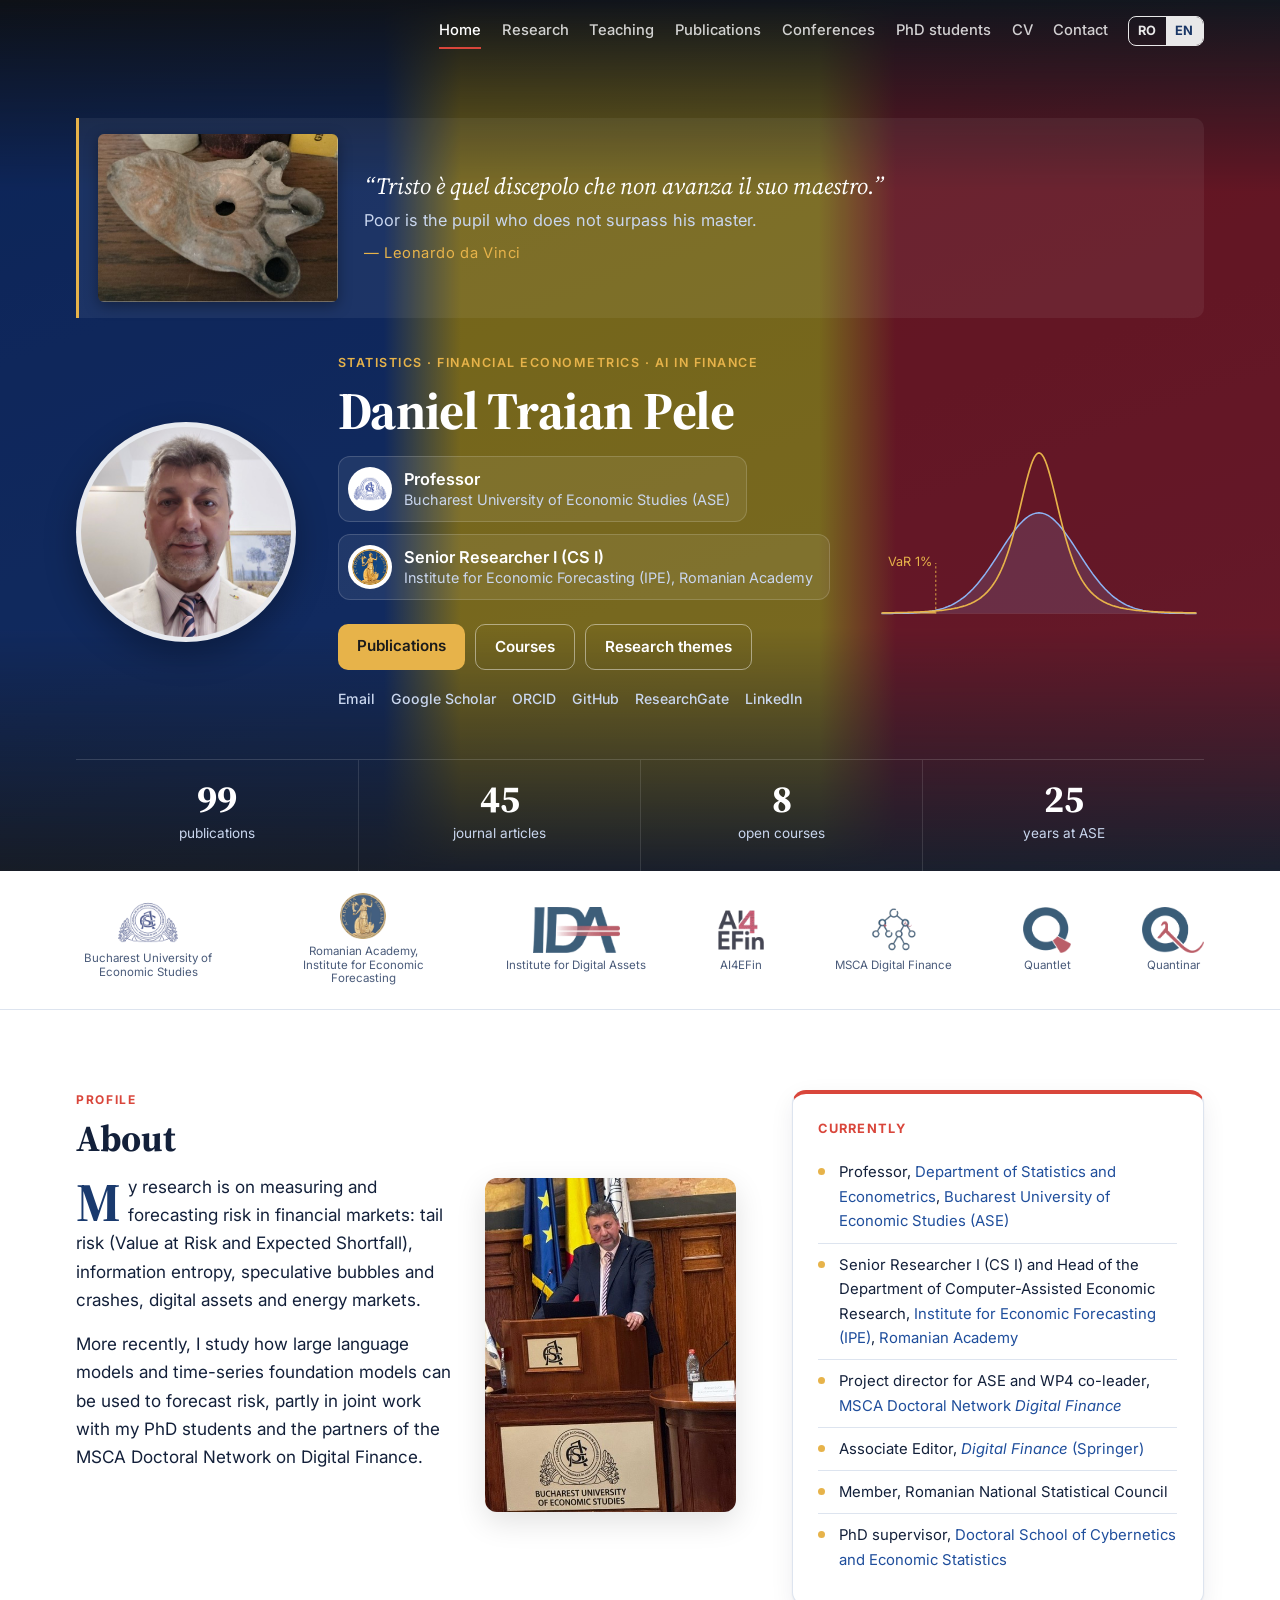
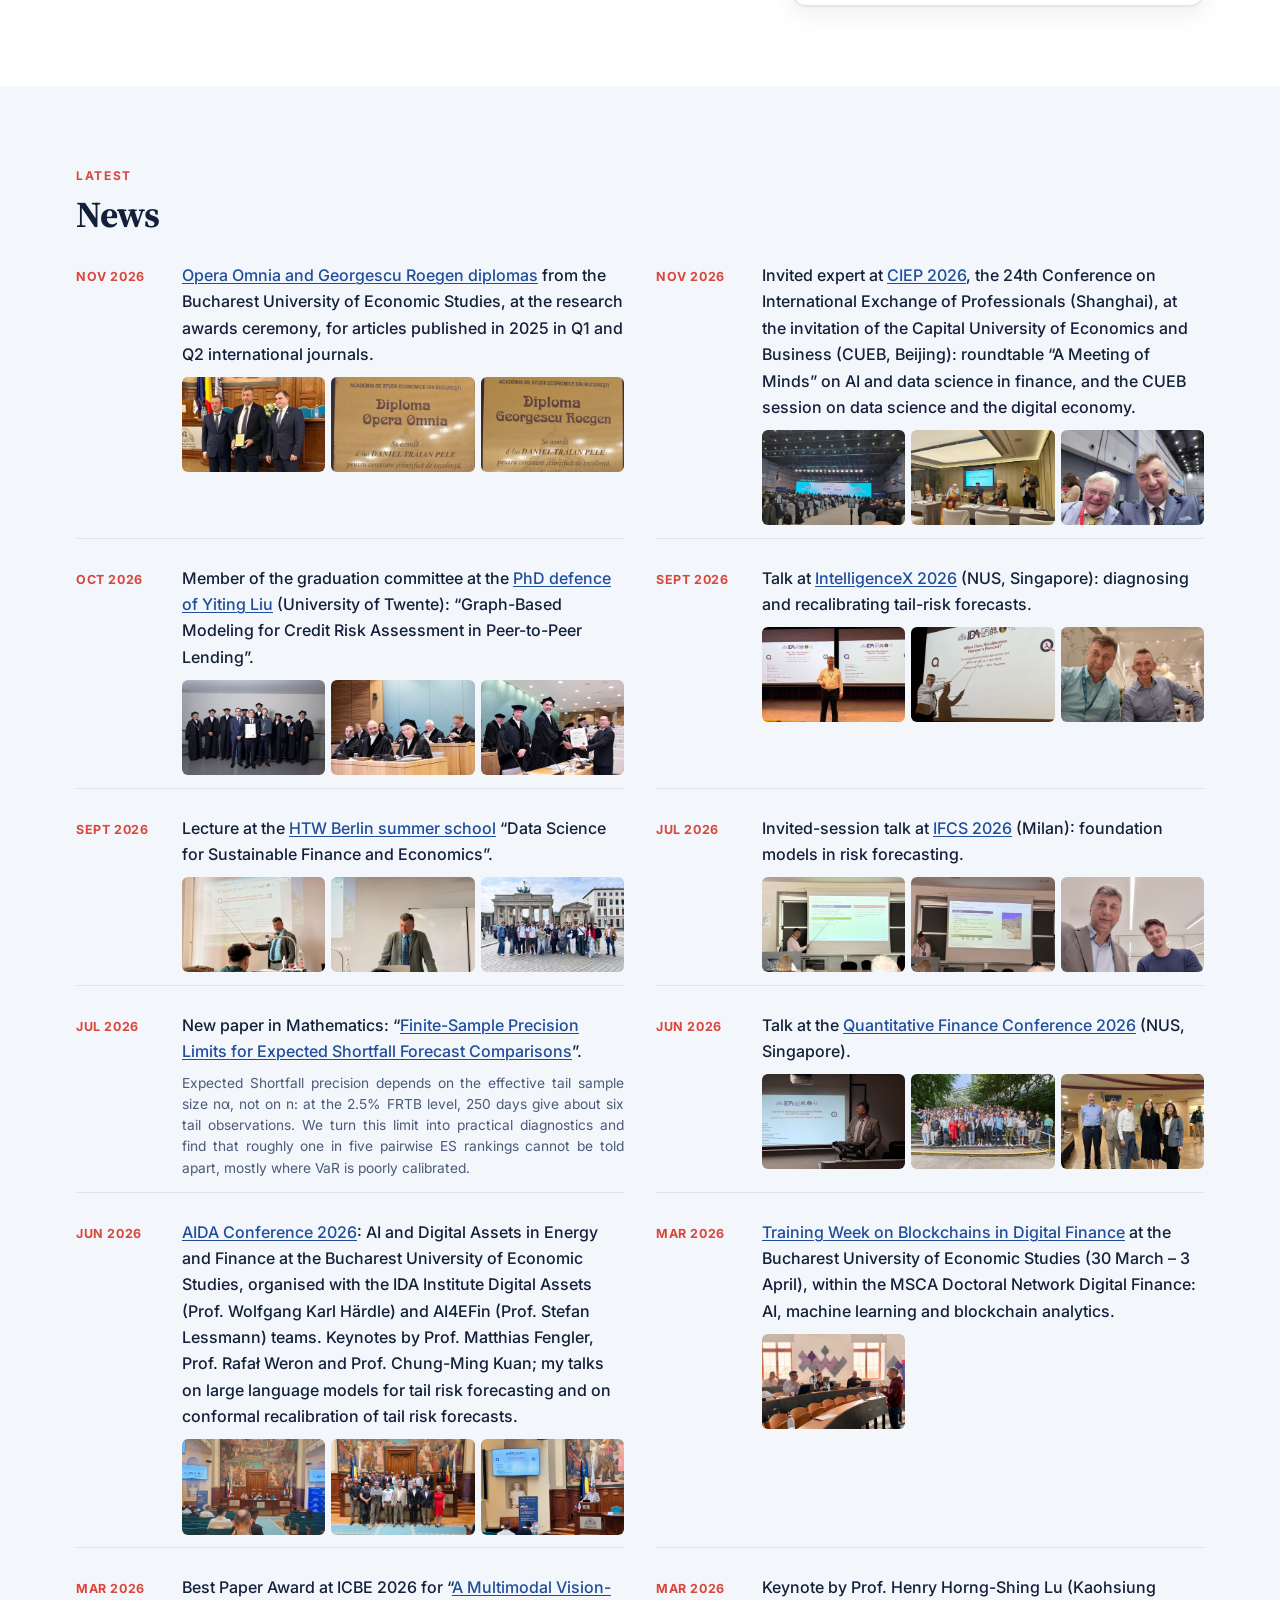
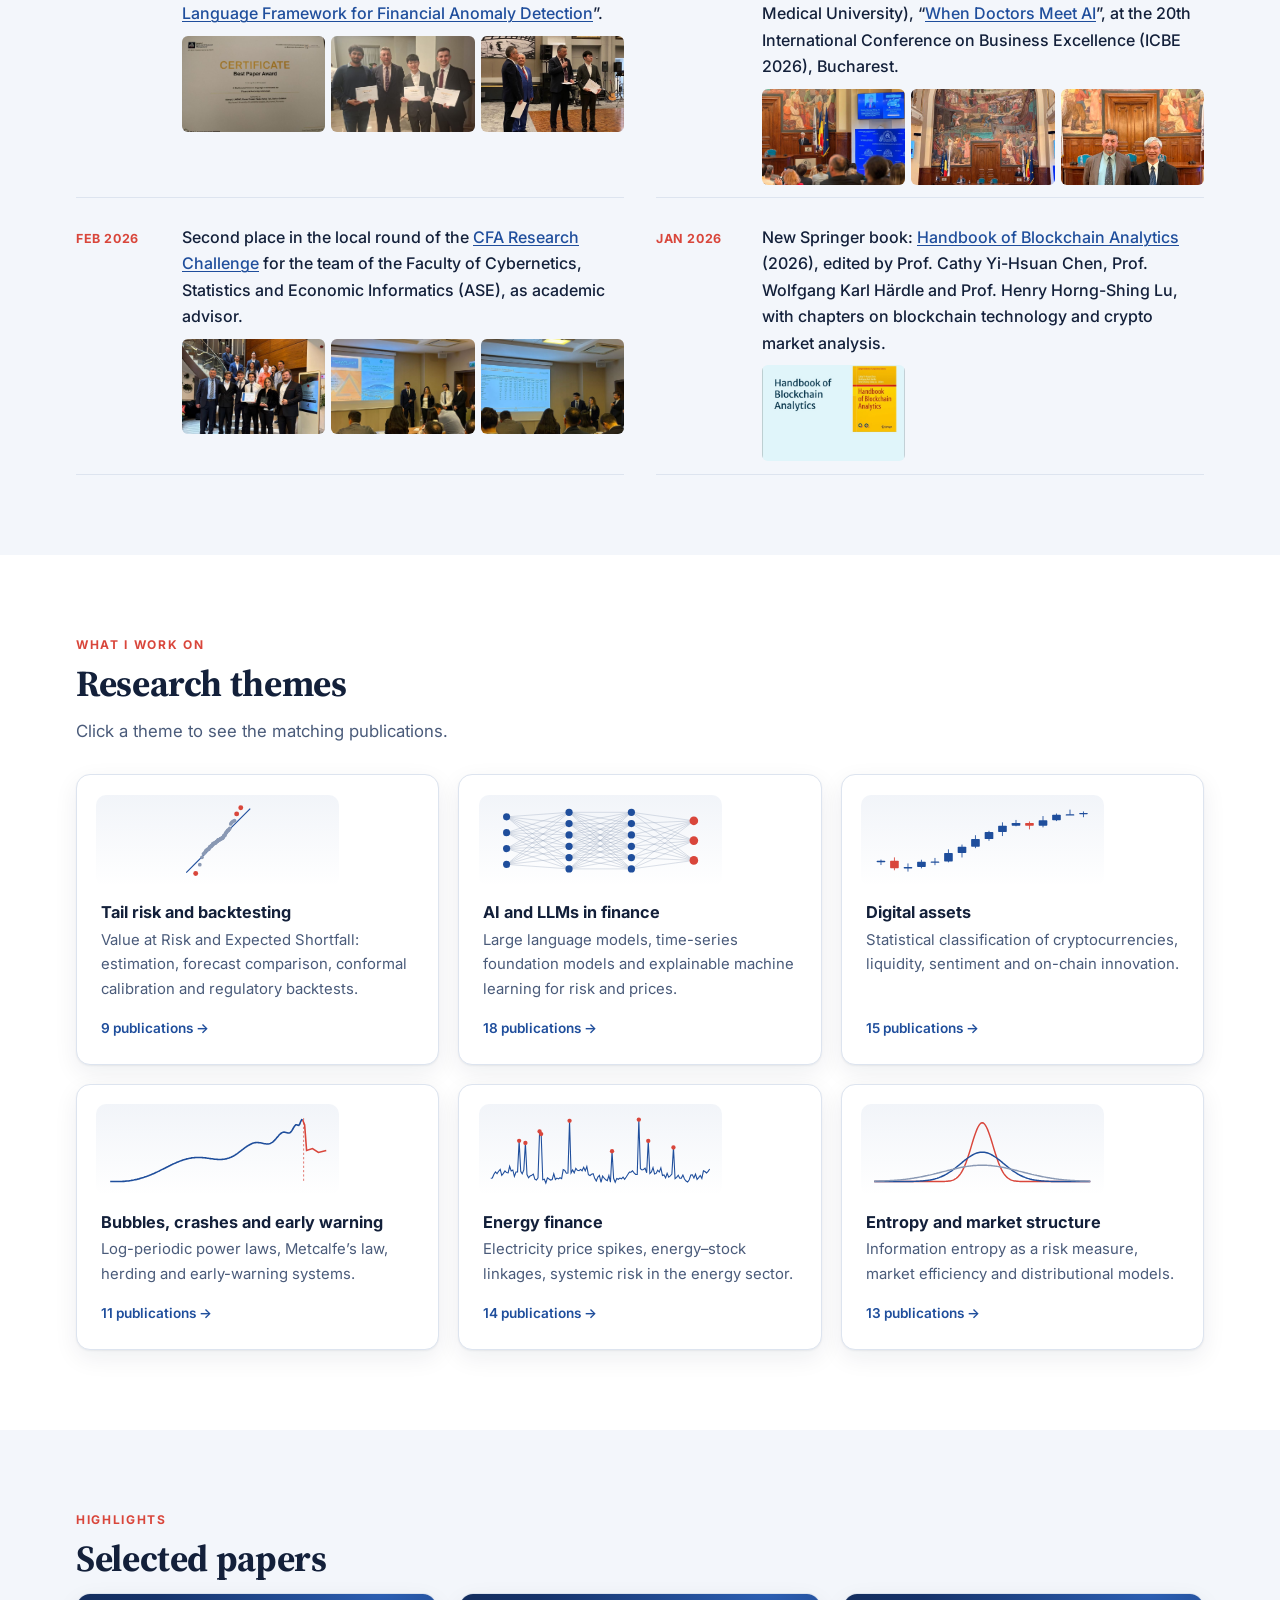
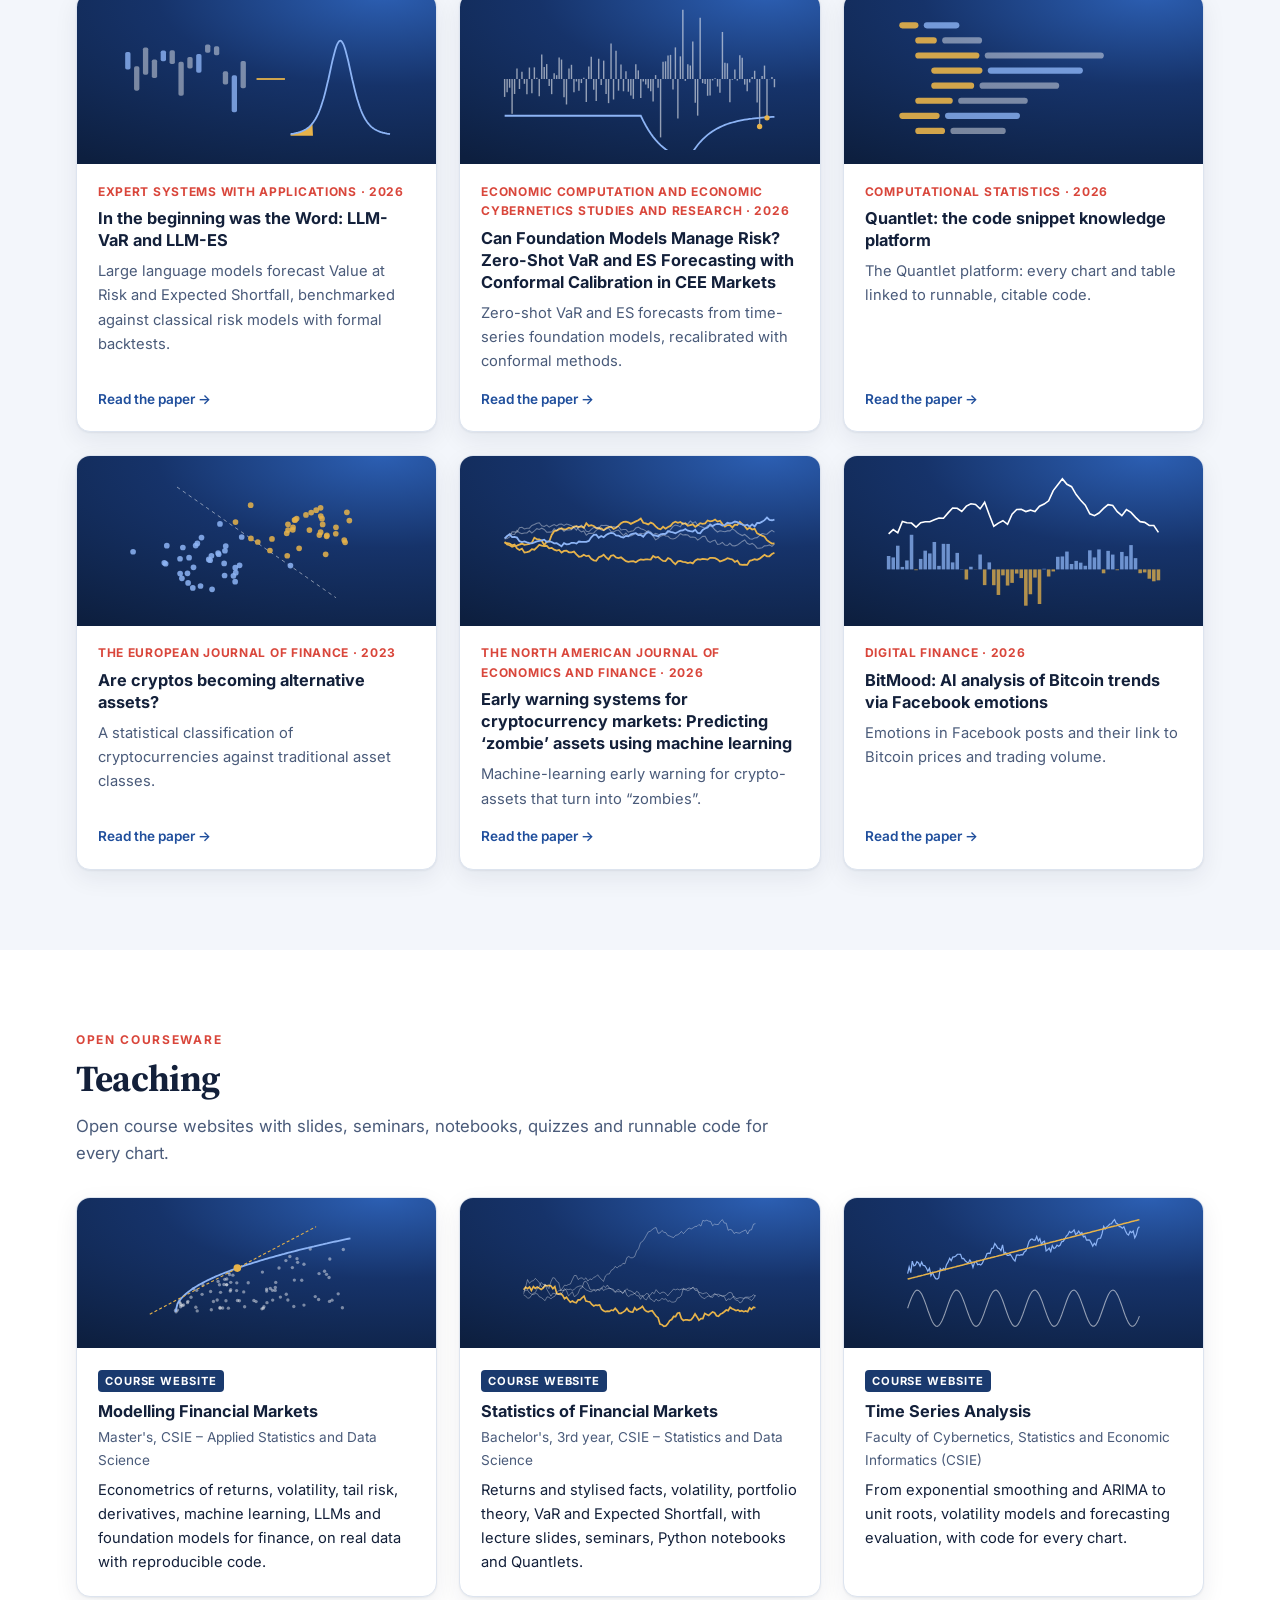
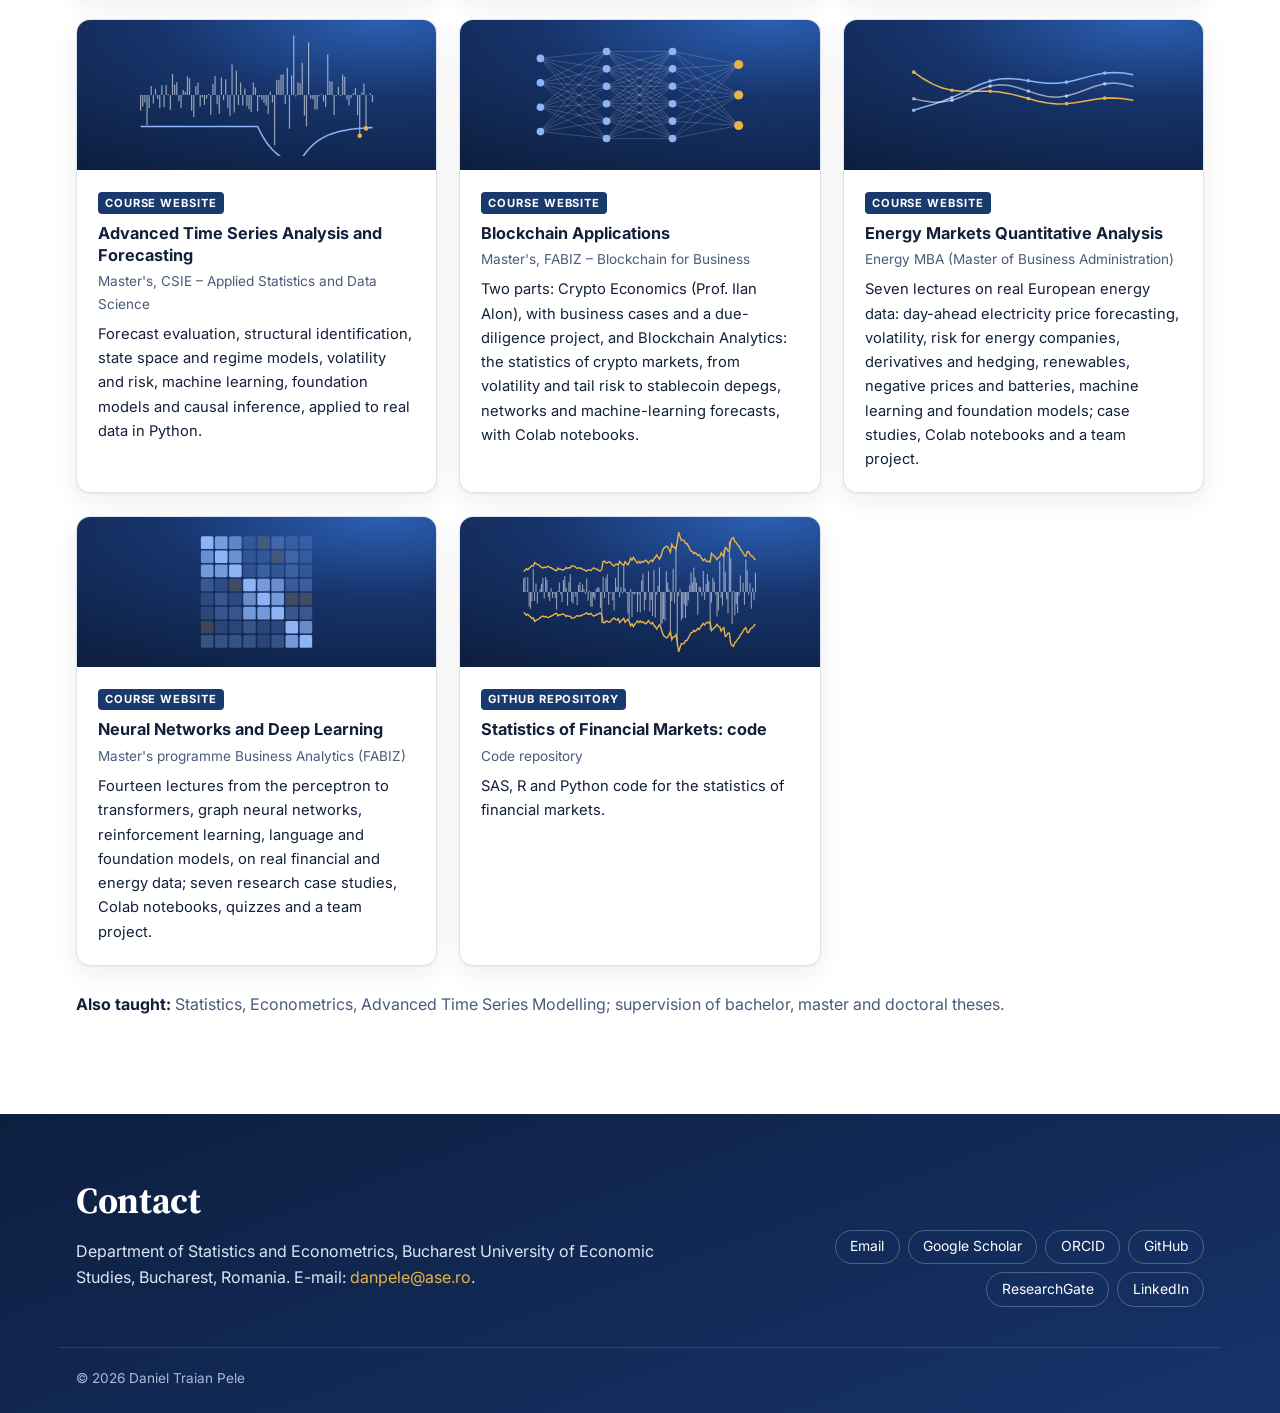
<file: index.html>
<!DOCTYPE html>
<html lang="en" data-lang="en"><head>
    <meta charset="UTF-8">
    <meta name="viewport" content="width=device-width, initial-scale=1.0">
    <title>Daniel Traian Pele</title>
    <meta name="description" content="Daniel Traian Pele, Professor at the Bucharest University of Economic Studies and Senior Researcher I at the Institute for Economic Forecasting, Romanian Academy: research, courses, publications and CV.">
    <meta name="author" content="Daniel Traian Pele">
    <link rel="canonical" href="https://danpele.github.io/">
    <link rel="alternate" hreflang="en" href="https://danpele.github.io/">
    <link rel="alternate" hreflang="ro" href="https://danpele.github.io/index_ro.html">
    <meta property="og:type" content="profile">
    <meta property="og:title" content="Daniel Traian Pele">
    <meta property="og:description" content="Daniel Traian Pele, Professor at the Bucharest University of Economic Studies and Senior Researcher I at the Institute for Economic Forecasting, Romanian Academy: research, courses, publications and CV.">
    <meta property="og:url" content="https://danpele.github.io/">
    <meta property="og:image" content="https://danpele.github.io/assets/og.jpg">
    <meta property="og:image:width" content="1200">
    <meta property="og:image:height" content="630">
    <meta property="og:locale" content="en_GB">
    <meta name="twitter:card" content="summary_large_image">
    <link rel="icon" type="image/png" sizes="64x64" href="assets/favicon.png">
    <link rel="apple-touch-icon" href="assets/apple-touch-icon.png">
    <link rel="preconnect" href="https://fonts.googleapis.com">
    <link rel="preconnect" href="https://fonts.gstatic.com" crossorigin="">
    <link href="https://fonts.googleapis.com/css2?family=Inter:wght@400;500;600;700&amp;family=Source+Serif+4:opsz,wght@8..60,500;8..60,600;8..60,700&amp;display=swap" rel="stylesheet">
    <link rel="stylesheet" href="assets/style.css?v=41d4f184">
    <script type="application/ld+json">{"@context": "https://schema.org", "@type": "Person", "name": "Daniel Traian Pele", "url": "https://danpele.github.io/", "image": "https://danpele.github.io/assets/photo.jpg", "email": "mailto:danpele@ase.ro", "jobTitle": ["Professor", "Senior Researcher I"], "affiliation": [{"@type": "CollegeOrUniversity", "name": "Bucharest University of Economic Studies", "url": "https://www.ase.ro"}, {"@type": "ResearchOrganization", "name": "Institute for Economic Forecasting, Romanian Academy", "url": "https://ipe.ro"}], "sameAs": ["https://scholar.google.com/citations?user=8dmnNZ4AAAAJ", "https://orcid.org/0000-0002-5891-5495", "https://github.com/danpele", "https://www.researchgate.net/profile/Daniel_Traian_Pele", "https://www.linkedin.com/in/daniel-traian-pele-4a73a49/"], "knowsAbout": ["Financial econometrics", "Value at Risk", "Expected Shortfall", "Digital assets", "Machine learning in finance", "Large language models"]}</script>
</head>
<body data-page="home">
    <header class="topbar" id="topbar">
        <div class="wrap topbar-inner">
            <a class="brand" href="index.html"><img src="assets/photo.jpg" alt=""><span>D. T. Pele</span></a>
            <nav class="nav" id="nav"><a href="index.html" aria-current="page" class="active">Home</a><a href="#themes">Research</a><a href="#teaching">Teaching</a><a href="publications.html">Publications</a><a href="talks.html">Conferences</a><a href="phd.html">PhD students</a><a href="cv.html">CV</a><a href="#contact">Contact</a></nav>
            <div class="lang" role="group" aria-label="Language"><a href="index_ro.html" hreflang="ro" id="lang-ro">RO</a><a href="index.html" hreflang="en" id="lang-en" aria-current="true">EN</a></div>
        </div>
    </header>

    <section class="hero" id="top">
        <div class="wrap"><figure class="motto" id="motto"><a class="motto-lamp" href="https://www.linkedin.com/posts/daniel-traian-pele_1-decembrie-ziua-na%C8%9Bional%C4%83-a-rom%C3%A2niei-share-7398786810773942272-Xl_a/" target="_blank" rel="noopener" title="Daco-Roman oil lamp, 2nd–4th century AD, found near Gura-Padinii (Romanați, today Olt county)"><img src="assets/opait.jpg" alt="Daco-Roman oil lamp, 2nd–4th century AD, found near Gura-Padinii (Romanați, today Olt county)" width="806" height="564"></a><div><blockquote lang="it">“Tristo è quel discepolo che non avanza il suo maestro.”</blockquote><p>Poor is the pupil who does not surpass his master.</p><figcaption>— Leonardo da Vinci</figcaption></div></figure></div>
        <div class="wrap hero-inner">
            <div class="hero-photo"><img src="assets/photo.jpg" alt="Daniel Traian Pele" width="220" height="220"></div>
            <div class="hero-text">
                <p class="eyebrow" id="eyebrow"><span class="seg">Statistics</span> · <span class="seg">Financial econometrics</span> · <span class="seg">AI in finance</span></p>
                <h1>Daniel Traian Pele</h1>
                <div class="roles" id="roles"><a class="role" href="https://www.ase.ro" target="_blank" rel="noopener"><img src="assets/logo_ase.png" alt=""><span><b>Professor</b>Bucharest University of Economic Studies (ASE)</span></a><a class="role" href="https://ipe.ro" target="_blank" rel="noopener"><img src="assets/logo_acad.png" alt=""><span><b>Senior Researcher I (CS I)</b>Institute for Economic Forecasting (IPE), Romanian Academy</span></a></div>
                <div class="cta" id="cta"><a class="btn btn-solid" href="publications.html">Publications</a><a class="btn btn-ghost" href="#teaching">Courses</a><a class="btn btn-ghost" href="#themes">Research themes</a></div>
                <div class="links" id="links"><a href="mailto:danpele@ase.ro">Email</a><a href="https://scholar.google.com/citations?user=8dmnNZ4AAAAJ" target="_blank" rel="noopener">Google Scholar</a><a href="https://orcid.org/0000-0002-5891-5495" target="_blank" rel="noopener">ORCID</a><a href="https://github.com/danpele" target="_blank" rel="noopener">GitHub</a><a href="https://www.researchgate.net/profile/Daniel_Traian_Pele" target="_blank" rel="noopener">ResearchGate</a><a href="https://www.linkedin.com/in/daniel-traian-pele-4a73a49/" target="_blank" rel="noopener">LinkedIn</a></div>
            </div>
            <div class="hero-viz" id="hero-viz"><svg class="viz " viewBox="0 0 440 250" preserveAspectRatio="xMidYMid meet" aria-hidden="true"><line x1="10" x2="430" y1="234" y2="234" stroke="rgba(255,255,255,0.10)" stroke-width="1"></line><path d="M10.0 234.0 L12.1 233.9 L14.2 233.9 L16.3 233.9 L18.4 233.9 L20.5 233.9 L22.6 233.9 L24.7 233.9 L26.8 233.8 L28.9 233.8 L31.0 233.8 L33.1 233.8 L35.2 233.7 L37.3 233.7 L39.4 233.6 L41.5 233.6 L43.6 233.5 L45.7 233.5 L47.8 233.4 L49.9 233.3 L52.0 233.2 L54.1 233.1 L56.2 233.0 L58.3 232.8 L60.4 232.7 L62.5 232.5 L64.6 232.3 L66.7 232.1 L68.8 231.9 L70.9 231.6 L73.0 231.3 L75.1 231.0 L77.2 230.7 L79.3 230.3 L81.4 229.9 L83.5 229.4 L85.6 228.9 L87.7 228.4 L89.8 227.8 L91.9 227.2 L94.0 226.5 L96.1 225.7 L98.2 224.9 L100.3 224.0 L102.4 223.1 L104.5 222.1 L106.6 221.0 L108.7 219.8 L110.8 218.6 L112.9 217.2 L115.0 215.8 L117.1 214.3 L119.2 212.8 L121.3 211.1 L123.4 209.3 L125.5 207.4 L127.6 205.5 L129.7 203.4 L131.8 201.3 L133.9 199.0 L136.0 196.7 L138.1 194.3 L140.2 191.7 L142.3 189.1 L144.4 186.4 L146.5 183.6 L148.6 180.8 L150.7 177.8 L152.8 174.9 L154.9 171.8 L157.0 168.7 L159.1 165.5 L161.2 162.3 L163.3 159.1 L165.4 155.9 L167.5 152.6 L169.6 149.4 L171.7 146.1 L173.8 142.9 L175.9 139.7 L178.0 136.6 L180.1 133.5 L182.2 130.5 L184.3 127.5 L186.4 124.7 L188.5 121.9 L190.6 119.3 L192.7 116.8 L194.8 114.4 L196.9 112.2 L199.0 110.1 L201.1 108.2 L203.2 106.5 L205.3 105.0 L207.4 103.6 L209.5 102.5 L211.6 101.5 L213.7 100.8 L215.8 100.2 L217.9 99.9 L220.0 99.8 L222.1 99.9 L224.2 100.2 L226.3 100.8 L228.4 101.5 L230.5 102.5 L232.6 103.6 L234.7 105.0 L236.8 106.5 L238.9 108.2 L241.0 110.1 L243.1 112.2 L245.2 114.4 L247.3 116.8 L249.4 119.3 L251.5 121.9 L253.6 124.7 L255.7 127.5 L257.8 130.5 L259.9 133.5 L262.0 136.6 L264.1 139.7 L266.2 142.9 L268.3 146.1 L270.4 149.4 L272.5 152.6 L274.6 155.9 L276.7 159.1 L278.8 162.3 L280.9 165.5 L283.0 168.7 L285.1 171.8 L287.2 174.9 L289.3 177.8 L291.4 180.8 L293.5 183.6 L295.6 186.4 L297.7 189.1 L299.8 191.7 L301.9 194.3 L304.0 196.7 L306.1 199.0 L308.2 201.3 L310.3 203.4 L312.4 205.5 L314.5 207.4 L316.6 209.3 L318.7 211.1 L320.8 212.8 L322.9 214.3 L325.0 215.8 L327.1 217.2 L329.2 218.6 L331.3 219.8 L333.4 221.0 L335.5 222.1 L337.6 223.1 L339.7 224.0 L341.8 224.9 L343.9 225.7 L346.0 226.5 L348.1 227.2 L350.2 227.8 L352.3 228.4 L354.4 228.9 L356.5 229.4 L358.6 229.9 L360.7 230.3 L362.8 230.7 L364.9 231.0 L367.0 231.3 L369.1 231.6 L371.2 231.9 L373.3 232.1 L375.4 232.3 L377.5 232.5 L379.6 232.7 L381.7 232.8 L383.8 233.0 L385.9 233.1 L388.0 233.2 L390.1 233.3 L392.2 233.4 L394.3 233.5 L396.4 233.5 L398.5 233.6 L400.6 233.6 L402.7 233.7 L404.8 233.7 L406.9 233.8 L409.0 233.8 L411.1 233.8 L413.2 233.8 L415.3 233.9 L417.4 233.9 L419.5 233.9 L421.6 233.9 L423.7 233.9 L425.8 233.9 L427.9 233.9 L430.0 234.0 L430.0 234.0 L10.0 234.0 Z" fill="rgba(141,180,245,0.14)"></path><path d="M10.0 234.0 L10.0 233.3 L12.1 233.2 L14.2 233.2 L16.3 233.2 L18.4 233.1 L20.5 233.1 L22.6 233.1 L24.7 233.0 L26.8 233.0 L28.9 232.9 L31.0 232.9 L33.1 232.9 L35.2 232.8 L37.3 232.8 L39.4 232.7 L41.5 232.6 L43.6 232.6 L45.7 232.5 L47.8 232.5 L49.9 232.4 L52.0 232.3 L54.1 232.2 L56.2 232.1 L58.3 232.1 L60.4 232.0 L62.5 231.9 L64.6 231.8 L66.7 231.6 L68.8 231.5 L70.9 231.4 L73.0 231.3 L75.1 231.1 L77.2 231.0 L79.3 230.8 L81.4 230.6 L82.4 234.0 Z" fill="#E7B34A" opacity="0.9"></path><path d="M10.0 234.0 L12.1 233.9 L14.2 233.9 L16.3 233.9 L18.4 233.9 L20.5 233.9 L22.6 233.9 L24.7 233.9 L26.8 233.8 L28.9 233.8 L31.0 233.8 L33.1 233.8 L35.2 233.7 L37.3 233.7 L39.4 233.6 L41.5 233.6 L43.6 233.5 L45.7 233.5 L47.8 233.4 L49.9 233.3 L52.0 233.2 L54.1 233.1 L56.2 233.0 L58.3 232.8 L60.4 232.7 L62.5 232.5 L64.6 232.3 L66.7 232.1 L68.8 231.9 L70.9 231.6 L73.0 231.3 L75.1 231.0 L77.2 230.7 L79.3 230.3 L81.4 229.9 L83.5 229.4 L85.6 228.9 L87.7 228.4 L89.8 227.8 L91.9 227.2 L94.0 226.5 L96.1 225.7 L98.2 224.9 L100.3 224.0 L102.4 223.1 L104.5 222.1 L106.6 221.0 L108.7 219.8 L110.8 218.6 L112.9 217.2 L115.0 215.8 L117.1 214.3 L119.2 212.8 L121.3 211.1 L123.4 209.3 L125.5 207.4 L127.6 205.5 L129.7 203.4 L131.8 201.3 L133.9 199.0 L136.0 196.7 L138.1 194.3 L140.2 191.7 L142.3 189.1 L144.4 186.4 L146.5 183.6 L148.6 180.8 L150.7 177.8 L152.8 174.9 L154.9 171.8 L157.0 168.7 L159.1 165.5 L161.2 162.3 L163.3 159.1 L165.4 155.9 L167.5 152.6 L169.6 149.4 L171.7 146.1 L173.8 142.9 L175.9 139.7 L178.0 136.6 L180.1 133.5 L182.2 130.5 L184.3 127.5 L186.4 124.7 L188.5 121.9 L190.6 119.3 L192.7 116.8 L194.8 114.4 L196.9 112.2 L199.0 110.1 L201.1 108.2 L203.2 106.5 L205.3 105.0 L207.4 103.6 L209.5 102.5 L211.6 101.5 L213.7 100.8 L215.8 100.2 L217.9 99.9 L220.0 99.8 L222.1 99.9 L224.2 100.2 L226.3 100.8 L228.4 101.5 L230.5 102.5 L232.6 103.6 L234.7 105.0 L236.8 106.5 L238.9 108.2 L241.0 110.1 L243.1 112.2 L245.2 114.4 L247.3 116.8 L249.4 119.3 L251.5 121.9 L253.6 124.7 L255.7 127.5 L257.8 130.5 L259.9 133.5 L262.0 136.6 L264.1 139.7 L266.2 142.9 L268.3 146.1 L270.4 149.4 L272.5 152.6 L274.6 155.9 L276.7 159.1 L278.8 162.3 L280.9 165.5 L283.0 168.7 L285.1 171.8 L287.2 174.9 L289.3 177.8 L291.4 180.8 L293.5 183.6 L295.6 186.4 L297.7 189.1 L299.8 191.7 L301.9 194.3 L304.0 196.7 L306.1 199.0 L308.2 201.3 L310.3 203.4 L312.4 205.5 L314.5 207.4 L316.6 209.3 L318.7 211.1 L320.8 212.8 L322.9 214.3 L325.0 215.8 L327.1 217.2 L329.2 218.6 L331.3 219.8 L333.4 221.0 L335.5 222.1 L337.6 223.1 L339.7 224.0 L341.8 224.9 L343.9 225.7 L346.0 226.5 L348.1 227.2 L350.2 227.8 L352.3 228.4 L354.4 228.9 L356.5 229.4 L358.6 229.9 L360.7 230.3 L362.8 230.7 L364.9 231.0 L367.0 231.3 L369.1 231.6 L371.2 231.9 L373.3 232.1 L375.4 232.3 L377.5 232.5 L379.6 232.7 L381.7 232.8 L383.8 233.0 L385.9 233.1 L388.0 233.2 L390.1 233.3 L392.2 233.4 L394.3 233.5 L396.4 233.5 L398.5 233.6 L400.6 233.6 L402.7 233.7 L404.8 233.7 L406.9 233.8 L409.0 233.8 L411.1 233.8 L413.2 233.8 L415.3 233.9 L417.4 233.9 L419.5 233.9 L421.6 233.9 L423.7 233.9 L425.8 233.9 L427.9 233.9 L430.0 234.0" fill="none" stroke="#8DB4F5" stroke-width="2"></path><path d="M10.0 233.3 L12.1 233.2 L14.2 233.2 L16.3 233.2 L18.4 233.1 L20.5 233.1 L22.6 233.1 L24.7 233.0 L26.8 233.0 L28.9 232.9 L31.0 232.9 L33.1 232.9 L35.2 232.8 L37.3 232.8 L39.4 232.7 L41.5 232.6 L43.6 232.6 L45.7 232.5 L47.8 232.5 L49.9 232.4 L52.0 232.3 L54.1 232.2 L56.2 232.1 L58.3 232.1 L60.4 232.0 L62.5 231.9 L64.6 231.8 L66.7 231.6 L68.8 231.5 L70.9 231.4 L73.0 231.3 L75.1 231.1 L77.2 231.0 L79.3 230.8 L81.4 230.6 L83.5 230.4 L85.6 230.2 L87.7 230.0 L89.8 229.8 L91.9 229.6 L94.0 229.3 L96.1 229.0 L98.2 228.7 L100.3 228.4 L102.4 228.1 L104.5 227.7 L106.6 227.3 L108.7 226.9 L110.8 226.5 L112.9 226.0 L115.0 225.4 L117.1 224.9 L119.2 224.2 L121.3 223.6 L123.4 222.9 L125.5 222.1 L127.6 221.2 L129.7 220.3 L131.8 219.3 L133.9 218.3 L136.0 217.1 L138.1 215.8 L140.2 214.5 L142.3 213.0 L144.4 211.3 L146.5 209.6 L148.6 207.6 L150.7 205.5 L152.8 203.2 L154.9 200.7 L157.0 198.0 L159.1 195.1 L161.2 191.9 L163.3 188.4 L165.4 184.6 L167.5 180.5 L169.6 176.0 L171.7 171.2 L173.8 166.0 L175.9 160.4 L178.0 154.4 L180.1 148.0 L182.2 141.1 L184.3 133.9 L186.4 126.2 L188.5 118.2 L190.6 109.9 L192.7 101.3 L194.8 92.6 L196.9 83.7 L199.0 74.9 L201.1 66.2 L203.2 57.8 L205.3 49.9 L207.4 42.6 L209.5 36.0 L211.6 30.4 L213.7 25.9 L215.8 22.6 L217.9 20.5 L220.0 19.9 L222.1 20.5 L224.2 22.6 L226.3 25.9 L228.4 30.4 L230.5 36.0 L232.6 42.6 L234.7 49.9 L236.8 57.8 L238.9 66.2 L241.0 74.9 L243.1 83.7 L245.2 92.6 L247.3 101.3 L249.4 109.9 L251.5 118.2 L253.6 126.2 L255.7 133.9 L257.8 141.1 L259.9 148.0 L262.0 154.4 L264.1 160.4 L266.2 166.0 L268.3 171.2 L270.4 176.0 L272.5 180.5 L274.6 184.6 L276.7 188.4 L278.8 191.9 L280.9 195.1 L283.0 198.0 L285.1 200.7 L287.2 203.2 L289.3 205.5 L291.4 207.6 L293.5 209.6 L295.6 211.3 L297.7 213.0 L299.8 214.5 L301.9 215.8 L304.0 217.1 L306.1 218.3 L308.2 219.3 L310.3 220.3 L312.4 221.2 L314.5 222.1 L316.6 222.9 L318.7 223.6 L320.8 224.2 L322.9 224.9 L325.0 225.4 L327.1 226.0 L329.2 226.5 L331.3 226.9 L333.4 227.3 L335.5 227.7 L337.6 228.1 L339.7 228.4 L341.8 228.7 L343.9 229.0 L346.0 229.3 L348.1 229.6 L350.2 229.8 L352.3 230.0 L354.4 230.2 L356.5 230.4 L358.6 230.6 L360.7 230.8 L362.8 231.0 L364.9 231.1 L367.0 231.3 L369.1 231.4 L371.2 231.5 L373.3 231.6 L375.4 231.8 L377.5 231.9 L379.6 232.0 L381.7 232.1 L383.8 232.1 L385.9 232.2 L388.0 232.3 L390.1 232.4 L392.2 232.5 L394.3 232.5 L396.4 232.6 L398.5 232.6 L400.6 232.7 L402.7 232.8 L404.8 232.8 L406.9 232.9 L409.0 232.9 L411.1 232.9 L413.2 233.0 L415.3 233.0 L417.4 233.1 L419.5 233.1 L421.6 233.1 L423.7 233.2 L425.8 233.2 L427.9 233.2 L430.0 233.3" fill="none" stroke="#E7B34A" stroke-width="2.2"></path><line x1="82.4" x2="82.4" y1="234" y2="166.7" stroke="#E7B34A" stroke-width="1.2" stroke-dasharray="3 3"></line><text x="77.4" y="170.7" text-anchor="end" font-size="17" font-family="Inter, sans-serif" fill="#E7B34A">VaR 1%</text></svg></div>
        </div>
        <div class="wrap"><div class="kpis" id="kpis"><div class="kpi"><b data-n="99">99</b><span>publications</span></div><div class="kpi"><b data-n="45">45</b><span>journal articles</span></div><div class="kpi"><b data-n="8">8</b><span>open courses</span></div><div class="kpi"><b data-n="25">25</b><span>years at ASE</span></div></div></div>
    </section>

    <section class="partners" aria-label="Affiliations">
        <div class="wrap partners-inner" id="partners"><a href="https://www.ase.ro" target="_blank" rel="noopener" title="Bucharest University of Economic Studies"><img src="assets/logo_ase.png" alt="" loading="lazy"><span class="plabel">Bucharest University of Economic Studies</span></a><a href="https://ipe.ro" target="_blank" rel="noopener" title="Romanian Academy, Institute for Economic Forecasting"><img src="assets/logo_acad.png" alt="" loading="lazy"><span class="plabel">Romanian Academy, Institute for Economic Forecasting</span></a><a href="https://www.theida.net" target="_blank" rel="noopener" title="Institute for Digital Assets"><img src="assets/logo_ida.png" alt="" loading="lazy"><span class="plabel">Institute for Digital Assets</span></a><a href="https://www.ai4efin.ase.ro" target="_blank" rel="noopener" title="AI4EFin"><img src="assets/logo_ai4efin.png" alt="" loading="lazy"><span class="plabel">AI4EFin</span></a><a href="https://www.digital-finance-msca.com" target="_blank" rel="noopener" title="MSCA Digital Finance"><img src="assets/logo_msca.png" alt="" loading="lazy"><span class="plabel">MSCA Digital Finance</span></a><a href="https://quantlet.com" target="_blank" rel="noopener" title="Quantlet"><img src="assets/logo_ql.png" alt="" loading="lazy"><span class="plabel">Quantlet</span></a><a href="https://quantinar.com" target="_blank" rel="noopener" title="Quantinar"><img src="assets/logo_qr.png" alt="" loading="lazy"><span class="plabel">Quantinar</span></a></div>
    </section>

    <main>
        <section id="about" class="section">
            <div class="wrap about-grid">
                <div>
                    <p class="kicker" data-t="aboutKicker">Profile</p>
                    <h2 data-t="about">About</h2>
                    <img class="about-photo" src="assets/podium_ase.jpg" alt="Daniel Traian Pele, Bucharest University of Economic Studies" width="768" height="1024" loading="lazy">
                    <div id="bio" class="bio"><p>My research is on measuring and forecasting risk in financial markets: tail risk (Value at Risk and Expected Shortfall), information entropy, speculative bubbles and crashes, digital assets and energy markets.</p><p>More recently, I study how large language models and time-series foundation models can be used to forecast risk, partly in joint work with my PhD students and the partners of the MSCA Doctoral Network on Digital Finance.</p></div>
                </div>
                <aside class="now">
                    <h3 data-t="nowTitle">Currently</h3>
                    <ul id="now"><li>Professor, <a href="https://dse.ase.ro">Department of Statistics and Econometrics</a>, <a href="https://www.ase.ro">Bucharest University of Economic Studies (ASE)</a></li><li>Senior Researcher I (CS I) and Head of the Department of Computer-Assisted Economic Research, <a href="https://ipe.ro">Institute for Economic Forecasting (IPE)</a>, <a href="https://acad.ro">Romanian Academy</a></li><li>Project director for ASE and WP4 co-leader, <a href="https://www.digital-finance-msca.com">MSCA Doctoral Network <em>Digital Finance</em></a></li><li>Associate Editor, <a href="https://link.springer.com/journal/42521"><em>Digital Finance</em> (Springer)</a></li><li>Member, Romanian National Statistical Council</li><li>PhD supervisor, <a href="https://doctorat.ase.ro/programe/cibernetica-si-statistica-economica/">Doctoral School of Cybernetics and Economic Statistics</a></li></ul>
                </aside>
            </div>
        </section>
        <section id="news" class="section">
            <div class="wrap">
                <p class="kicker" data-t="newsKicker">Latest</p>
                <h2 data-t="newsTitle">News</h2>
                <ol class="news" id="news-list"><li><time datetime="2026-11-17">Nov 2026</time><div><span class="news-text"><a href="https://lnkd.in/p/gnq44Gfv" target="_blank" rel="noopener">Opera Omnia and Georgescu Roegen diplomas</a> from the Bucharest University of Economic Studies, at the research awards ceremony, for articles published in 2025 in Q1 and Q2 international journals.</span><span class="news-pics"><a href="assets/n_premiere_1.jpg" target="_blank" rel="noopener"><img src="assets/n_premiere_1.jpg" alt="" width="800" height="534" loading="lazy"></a><a href="assets/n_premiere_2.jpg" target="_blank" rel="noopener"><img src="assets/n_premiere_2.jpg" alt="" width="800" height="534" loading="lazy"></a><a href="assets/n_premiere_3.jpg" target="_blank" rel="noopener"><img src="assets/n_premiere_3.jpg" alt="" width="800" height="534" loading="lazy"></a></span></div></li><li><time datetime="2026-11-12">Nov 2026</time><div><span class="news-text">Invited expert at <a href="https://www.linkedin.com/feed/update/urn:li:activity:7526949182591561728/" target="_blank" rel="noopener">CIEP 2026</a>, the 24th Conference on International Exchange of Professionals (Shanghai), at the invitation of the Capital University of Economics and Business (CUEB, Beijing): roundtable “A Meeting of Minds” on AI and data science in finance, and the CUEB session on data science and the digital economy.</span><span class="news-pics"><a href="assets/n_ciep_1.jpg" target="_blank" rel="noopener"><img src="assets/n_ciep_1.jpg" alt="" width="800" height="534" loading="lazy"></a><a href="assets/n_ciep_2.jpg" target="_blank" rel="noopener"><img src="assets/n_ciep_2.jpg" alt="" width="800" height="534" loading="lazy"></a><a href="assets/n_ciep_3.jpg" target="_blank" rel="noopener"><img src="assets/n_ciep_3.jpg" alt="" width="800" height="534" loading="lazy"></a></span></div></li><li><time datetime="2026-10-13">Oct 2026</time><div><span class="news-text">Member of the graduation committee at the <a href="https://www.linkedin.com/feed/update/urn:li:activity:7516243536707575809/" target="_blank" rel="noopener">PhD defence of Yiting Liu</a> (University of Twente): “Graph-Based Modeling for Credit Risk Assessment in Peer-to-Peer Lending”.</span><span class="news-pics"><a href="assets/n_twente_group.jpg" target="_blank" rel="noopener"><img src="assets/n_twente_group.jpg" alt="" width="800" height="534" loading="lazy"></a><a href="assets/n_twente_committee.jpg" target="_blank" rel="noopener"><img src="assets/n_twente_committee.jpg" alt="" width="800" height="534" loading="lazy"></a><a href="assets/n_twente_diploma.jpg" target="_blank" rel="noopener"><img src="assets/n_twente_diploma.jpg" alt="" width="800" height="534" loading="lazy"></a></span></div></li><li><time datetime="2026-09-26">Sept 2026</time><div><span class="news-text">Talk at <a href="talks.html">IntelligenceX 2026</a> (NUS, Singapore): diagnosing and recalibrating tail-risk forecasts.</span><span class="news-pics"><a href="assets/n_nusx_1.jpg" target="_blank" rel="noopener"><img src="assets/n_nusx_1.jpg" alt="" width="800" height="534" loading="lazy"></a><a href="assets/n_nusx_2.jpg" target="_blank" rel="noopener"><img src="assets/n_nusx_2.jpg" alt="" width="800" height="534" loading="lazy"></a><a href="assets/n_nusx_3.jpg" target="_blank" rel="noopener"><img src="assets/n_nusx_3.jpg" alt="" width="800" height="534" loading="lazy"></a></span></div></li><li><time datetime="2026-09-01">Sept 2026</time><div><span class="news-text">Lecture at the <a href="talks.html">HTW Berlin summer school</a> “Data Science for Sustainable Finance and Economics”.</span><span class="news-pics"><a href="assets/n_htw_1.jpg" target="_blank" rel="noopener"><img src="assets/n_htw_1.jpg" alt="" width="800" height="534" loading="lazy"></a><a href="assets/n_htw_2.jpg" target="_blank" rel="noopener"><img src="assets/n_htw_2.jpg" alt="" width="800" height="534" loading="lazy"></a><a href="assets/n_htw_3.jpg" target="_blank" rel="noopener"><img src="assets/n_htw_3.jpg" alt="" width="800" height="534" loading="lazy"></a></span></div></li><li><time datetime="2026-07-15">Jul 2026</time><div><span class="news-text">Invited-session talk at <a href="talks.html">IFCS 2026</a> (Milan): foundation models in risk forecasting.</span><span class="news-pics"><a href="assets/n_ifcs_1.jpg" target="_blank" rel="noopener"><img src="assets/n_ifcs_1.jpg" alt="" width="800" height="534" loading="lazy"></a><a href="assets/n_ifcs_2.jpg" target="_blank" rel="noopener"><img src="assets/n_ifcs_2.jpg" alt="" width="800" height="534" loading="lazy"></a><a href="assets/n_ifcs_3.jpg" target="_blank" rel="noopener"><img src="assets/n_ifcs_3.jpg" alt="" width="800" height="534" loading="lazy"></a></span></div></li><li><time datetime="2026-07-01">Jul 2026</time><div><span class="news-text">New paper in Mathematics: “<a href="https://doi.org/10.3390/math14132316" target="_blank" rel="noopener">Finite-Sample Precision Limits for Expected Shortfall Forecast Comparisons</a>”.</span><span class="news-abs">Expected Shortfall precision depends on the effective tail sample size nα, not on n: at the 2.5% FRTB level, 250 days give about six tail observations. We turn this limit into practical diagnostics and find that roughly one in five pairwise ES rankings cannot be told apart, mostly where VaR is poorly calibrated.</span></div></li><li><time datetime="2026-06-12">Jun 2026</time><div><span class="news-text">Talk at the <a href="talks.html">Quantitative Finance Conference 2026</a> (NUS, Singapore).</span><span class="news-pics"><a href="assets/n_qfc_1.jpg" target="_blank" rel="noopener"><img src="assets/n_qfc_1.jpg" alt="" width="800" height="534" loading="lazy"></a><a href="assets/n_qfc_2.jpg" target="_blank" rel="noopener"><img src="assets/n_qfc_2.jpg" alt="" width="800" height="534" loading="lazy"></a><a href="assets/n_qfc_3.jpg" target="_blank" rel="noopener"><img src="assets/n_qfc_3.jpg" alt="" width="800" height="534" loading="lazy"></a></span></div></li><li><time datetime="2026-06-03">Jun 2026</time><div><span class="news-text"><a href="talks.html">AIDA Conference 2026</a>: AI and Digital Assets in Energy and Finance at the Bucharest University of Economic Studies, organised with the IDA Institute Digital Assets (Prof. Wolfgang Karl Härdle) and AI4EFin (Prof. Stefan Lessmann) teams. Keynotes by Prof. Matthias Fengler, Prof. Rafał Weron and Prof. Chung-Ming Kuan; my talks on large language models for tail risk forecasting and on conformal recalibration of tail risk forecasts.</span><span class="news-pics"><a href="assets/n_aida_1.jpg" target="_blank" rel="noopener"><img src="assets/n_aida_1.jpg" alt="" width="800" height="534" loading="lazy"></a><a href="assets/n_aida_2.jpg" target="_blank" rel="noopener"><img src="assets/n_aida_2.jpg" alt="" width="800" height="534" loading="lazy"></a><a href="assets/n_aida_3.jpg" target="_blank" rel="noopener"><img src="assets/n_aida_3.jpg" alt="" width="800" height="534" loading="lazy"></a></span></div></li><li><time datetime="2026-03-30">Mar 2026</time><div><span class="news-text"><a href="https://www.linkedin.com/feed/update/urn:li:activity:7444705239741546496/" target="_blank" rel="noopener">Training Week on Blockchains in Digital Finance</a> at the Bucharest University of Economic Studies (30 March – 3 April), within the MSCA Doctoral Network Digital Finance: AI, machine learning and blockchain analytics.</span><span class="news-pics"><a href="assets/n_trainweek_1.jpg" target="_blank" rel="noopener"><img src="assets/n_trainweek_1.jpg" alt="" width="800" height="534" loading="lazy"></a></span></div></li><li><time datetime="2026-03-28">Mar 2026</time><div><span class="news-text">Best Paper Award at ICBE 2026 for “<a href="https://doi.org/10.2478/picbe-2026-0020" target="_blank" rel="noopener">A Multimodal Vision-Language Framework for Financial Anomaly Detection</a>”.</span><span class="news-pics"><a href="assets/n_icbe_1.jpg" target="_blank" rel="noopener"><img src="assets/n_icbe_1.jpg" alt="" width="800" height="534" loading="lazy"></a><a href="assets/n_icbe_2.jpg" target="_blank" rel="noopener"><img src="assets/n_icbe_2.jpg" alt="" width="800" height="534" loading="lazy"></a><a href="assets/n_icbe_3.jpg" target="_blank" rel="noopener"><img src="assets/n_icbe_3.jpg" alt="" width="800" height="534" loading="lazy"></a></span></div></li><li><time datetime="2026-03-26">Mar 2026</time><div><span class="news-text">Keynote by Prof. Henry Horng-Shing Lu (Kaohsiung Medical University), “<a href="https://www.linkedin.com/feed/update/urn:li:activity:7443020077492367360/" target="_blank" rel="noopener">When Doctors Meet AI</a>”, at the 20th International Conference on Business Excellence (ICBE 2026), Bucharest.</span><span class="news-pics"><a href="assets/n_lu_1.jpg" target="_blank" rel="noopener"><img src="assets/n_lu_1.jpg" alt="" width="800" height="534" loading="lazy"></a><a href="assets/n_lu_2.jpg" target="_blank" rel="noopener"><img src="assets/n_lu_2.jpg" alt="" width="800" height="534" loading="lazy"></a><a href="assets/n_lu_3.jpg" target="_blank" rel="noopener"><img src="assets/n_lu_3.jpg" alt="" width="800" height="534" loading="lazy"></a></span></div></li><li><time datetime="2026-02-28">Feb 2026</time><div><span class="news-text">Second place in the local round of the <a href="https://www.linkedin.com/feed/update/urn:li:activity:7433547171095838720/" target="_blank" rel="noopener">CFA Research Challenge</a> for the team of the Faculty of Cybernetics, Statistics and Economic Informatics (ASE), as academic advisor.</span><span class="news-pics"><a href="assets/n_cfa_1.jpg" target="_blank" rel="noopener"><img src="assets/n_cfa_1.jpg" alt="" width="800" height="534" loading="lazy"></a><a href="assets/n_cfa_2.jpg" target="_blank" rel="noopener"><img src="assets/n_cfa_2.jpg" alt="" width="800" height="534" loading="lazy"></a><a href="assets/n_cfa_3.jpg" target="_blank" rel="noopener"><img src="assets/n_cfa_3.jpg" alt="" width="800" height="534" loading="lazy"></a></span></div></li><li><time datetime="2026-01-27">Jan 2026</time><div><span class="news-text">New Springer book: <a href="https://www.linkedin.com/feed/update/urn:li:activity:7421880997085896705/" target="_blank" rel="noopener">Handbook of Blockchain Analytics</a> (2026), edited by Prof. Cathy Yi-Hsuan Chen, Prof. Wolfgang Karl Härdle and Prof. Henry Horng-Shing Lu, with chapters on blockchain technology and crypto market analysis.</span><span class="news-pics"><a href="assets/n_handbook_1.jpg" target="_blank" rel="noopener"><img src="assets/n_handbook_1.jpg" alt="" width="800" height="534" loading="lazy"></a></span></div></li></ol>
            </div>
        </section>
        <section id="themes" class="section">
            <div class="wrap">
                <p class="kicker" data-t="themesKicker">What I work on</p>
                <h2 data-t="themes">Research themes</h2>
                <p class="lead" data-t="themesIntro">Click a theme to see the matching publications.</p>
                <div class="themes" id="theme-cards"><button type="button" class="theme" data-i="0"><div class="theme-viz"><svg class="viz " viewBox="0 0 320 110" preserveAspectRatio="xMidYMid meet" aria-hidden="true"><line x1="115.6" y1="99.4" x2="204.4" y2="10.6" stroke="#1F4E9C" stroke-width="1.6"></line><circle cx="128.7" cy="100.7" r="3.4" fill="#D9463B"></circle><circle cx="134.4" cy="88.4" r="2.6" fill="#8A99B4"></circle><circle cx="137.4" cy="78.2" r="2.6" fill="#8A99B4"></circle><circle cx="139.5" cy="73.3" r="2.6" fill="#8A99B4"></circle><circle cx="141.2" cy="71.8" r="2.6" fill="#8A99B4"></circle><circle cx="142.6" cy="69.3" r="2.6" fill="#8A99B4"></circle><circle cx="143.9" cy="68.3" r="2.6" fill="#8A99B4"></circle><circle cx="145.0" cy="67.3" r="2.6" fill="#8A99B4"></circle><circle cx="146.0" cy="67.0" r="2.6" fill="#8A99B4"></circle><circle cx="146.9" cy="66.7" r="2.6" fill="#8A99B4"></circle><circle cx="147.8" cy="64.4" r="2.6" fill="#8A99B4"></circle><circle cx="148.6" cy="63.2" r="2.6" fill="#8A99B4"></circle><circle cx="149.4" cy="63.2" r="2.6" fill="#8A99B4"></circle><circle cx="150.1" cy="62.8" r="2.6" fill="#8A99B4"></circle><circle cx="150.8" cy="62.1" r="2.6" fill="#8A99B4"></circle><circle cx="151.5" cy="61.7" r="2.6" fill="#8A99B4"></circle><circle cx="152.2" cy="60.0" r="2.6" fill="#8A99B4"></circle><circle cx="152.8" cy="59.7" r="2.6" fill="#8A99B4"></circle><circle cx="153.5" cy="58.9" r="2.6" fill="#8A99B4"></circle><circle cx="154.1" cy="58.8" r="2.6" fill="#8A99B4"></circle><circle cx="154.7" cy="58.8" r="2.6" fill="#8A99B4"></circle><circle cx="155.3" cy="58.7" r="2.6" fill="#8A99B4"></circle><circle cx="155.8" cy="58.1" r="2.6" fill="#8A99B4"></circle><circle cx="156.4" cy="58.1" r="2.6" fill="#8A99B4"></circle><circle cx="157.0" cy="57.0" r="2.6" fill="#8A99B4"></circle><circle cx="157.5" cy="56.4" r="2.6" fill="#8A99B4"></circle><circle cx="158.1" cy="56.2" r="2.6" fill="#8A99B4"></circle><circle cx="158.6" cy="55.9" r="2.6" fill="#8A99B4"></circle><circle cx="159.2" cy="55.7" r="2.6" fill="#8A99B4"></circle><circle cx="159.7" cy="54.3" r="2.6" fill="#8A99B4"></circle><circle cx="160.3" cy="54.1" r="2.6" fill="#8A99B4"></circle><circle cx="160.8" cy="53.9" r="2.6" fill="#8A99B4"></circle><circle cx="161.4" cy="53.8" r="2.6" fill="#8A99B4"></circle><circle cx="161.9" cy="53.8" r="2.6" fill="#8A99B4"></circle><circle cx="162.5" cy="53.2" r="2.6" fill="#8A99B4"></circle><circle cx="163.0" cy="52.5" r="2.6" fill="#8A99B4"></circle><circle cx="163.6" cy="52.4" r="2.6" fill="#8A99B4"></circle><circle cx="164.2" cy="52.3" r="2.6" fill="#8A99B4"></circle><circle cx="164.7" cy="51.9" r="2.6" fill="#8A99B4"></circle><circle cx="165.3" cy="51.7" r="2.6" fill="#8A99B4"></circle><circle cx="165.9" cy="51.5" r="2.6" fill="#8A99B4"></circle><circle cx="166.5" cy="51.2" r="2.6" fill="#8A99B4"></circle><circle cx="167.2" cy="49.9" r="2.6" fill="#8A99B4"></circle><circle cx="167.8" cy="48.0" r="2.6" fill="#8A99B4"></circle><circle cx="168.5" cy="47.8" r="2.6" fill="#8A99B4"></circle><circle cx="169.2" cy="47.8" r="2.6" fill="#8A99B4"></circle><circle cx="169.9" cy="45.7" r="2.6" fill="#8A99B4"></circle><circle cx="170.6" cy="44.2" r="2.6" fill="#8A99B4"></circle><circle cx="171.4" cy="43.6" r="2.6" fill="#8A99B4"></circle><circle cx="172.2" cy="42.3" r="2.6" fill="#8A99B4"></circle><circle cx="173.1" cy="40.9" r="2.6" fill="#8A99B4"></circle><circle cx="174.0" cy="40.8" r="2.6" fill="#8A99B4"></circle><circle cx="175.0" cy="39.5" r="2.6" fill="#8A99B4"></circle><circle cx="176.1" cy="38.0" r="2.6" fill="#8A99B4"></circle><circle cx="177.4" cy="31.8" r="2.6" fill="#8A99B4"></circle><circle cx="178.8" cy="29.6" r="2.6" fill="#8A99B4"></circle><circle cx="180.5" cy="28.4" r="2.6" fill="#8A99B4"></circle><circle cx="182.6" cy="27.1" r="2.6" fill="#8A99B4"></circle><circle cx="185.6" cy="17.9" r="3.4" fill="#D9463B"></circle><circle cx="191.3" cy="9.4" r="3.4" fill="#D9463B"></circle></svg></div>
                <h4>Tail risk and backtesting</h4><p>Value at Risk and Expected Shortfall: estimation, forecast comparison, conformal calibration and regulatory backtests.</p><span class="more">9 publications →</span></button><button type="button" class="theme" data-i="1"><div class="theme-viz"><svg class="viz " viewBox="0 0 320 110" preserveAspectRatio="xMidYMid meet" aria-hidden="true"><line x1="30.0" y1="22.0" x2="116.7" y2="15.7" stroke="#8A99B4" stroke-width="0.7" opacity="0.6"></line><line x1="30.0" y1="22.0" x2="116.7" y2="31.4" stroke="#8A99B4" stroke-width="0.7" opacity="0.6"></line><line x1="30.0" y1="22.0" x2="116.7" y2="47.1" stroke="#8A99B4" stroke-width="0.7" opacity="0.6"></line><line x1="30.0" y1="22.0" x2="116.7" y2="62.9" stroke="#8A99B4" stroke-width="0.7" opacity="0.6"></line><line x1="30.0" y1="22.0" x2="116.7" y2="78.6" stroke="#8A99B4" stroke-width="0.7" opacity="0.6"></line><line x1="30.0" y1="22.0" x2="116.7" y2="94.3" stroke="#8A99B4" stroke-width="0.7" opacity="0.6"></line><line x1="30.0" y1="44.0" x2="116.7" y2="15.7" stroke="#8A99B4" stroke-width="0.7" opacity="0.6"></line><line x1="30.0" y1="44.0" x2="116.7" y2="31.4" stroke="#8A99B4" stroke-width="0.7" opacity="0.6"></line><line x1="30.0" y1="44.0" x2="116.7" y2="47.1" stroke="#8A99B4" stroke-width="0.7" opacity="0.6"></line><line x1="30.0" y1="44.0" x2="116.7" y2="62.9" stroke="#8A99B4" stroke-width="0.7" opacity="0.6"></line><line x1="30.0" y1="44.0" x2="116.7" y2="78.6" stroke="#8A99B4" stroke-width="0.7" opacity="0.6"></line><line x1="30.0" y1="44.0" x2="116.7" y2="94.3" stroke="#8A99B4" stroke-width="0.7" opacity="0.6"></line><line x1="30.0" y1="66.0" x2="116.7" y2="15.7" stroke="#8A99B4" stroke-width="0.7" opacity="0.6"></line><line x1="30.0" y1="66.0" x2="116.7" y2="31.4" stroke="#8A99B4" stroke-width="0.7" opacity="0.6"></line><line x1="30.0" y1="66.0" x2="116.7" y2="47.1" stroke="#8A99B4" stroke-width="0.7" opacity="0.6"></line><line x1="30.0" y1="66.0" x2="116.7" y2="62.9" stroke="#8A99B4" stroke-width="0.7" opacity="0.6"></line><line x1="30.0" y1="66.0" x2="116.7" y2="78.6" stroke="#8A99B4" stroke-width="0.7" opacity="0.6"></line><line x1="30.0" y1="66.0" x2="116.7" y2="94.3" stroke="#8A99B4" stroke-width="0.7" opacity="0.6"></line><line x1="30.0" y1="88.0" x2="116.7" y2="15.7" stroke="#8A99B4" stroke-width="0.7" opacity="0.6"></line><line x1="30.0" y1="88.0" x2="116.7" y2="31.4" stroke="#8A99B4" stroke-width="0.7" opacity="0.6"></line><line x1="30.0" y1="88.0" x2="116.7" y2="47.1" stroke="#8A99B4" stroke-width="0.7" opacity="0.6"></line><line x1="30.0" y1="88.0" x2="116.7" y2="62.9" stroke="#8A99B4" stroke-width="0.7" opacity="0.6"></line><line x1="30.0" y1="88.0" x2="116.7" y2="78.6" stroke="#8A99B4" stroke-width="0.7" opacity="0.6"></line><line x1="30.0" y1="88.0" x2="116.7" y2="94.3" stroke="#8A99B4" stroke-width="0.7" opacity="0.6"></line><line x1="116.7" y1="15.7" x2="203.3" y2="15.7" stroke="#8A99B4" stroke-width="0.7" opacity="0.6"></line><line x1="116.7" y1="15.7" x2="203.3" y2="31.4" stroke="#8A99B4" stroke-width="0.7" opacity="0.6"></line><line x1="116.7" y1="15.7" x2="203.3" y2="47.1" stroke="#8A99B4" stroke-width="0.7" opacity="0.6"></line><line x1="116.7" y1="15.7" x2="203.3" y2="62.9" stroke="#8A99B4" stroke-width="0.7" opacity="0.6"></line><line x1="116.7" y1="15.7" x2="203.3" y2="78.6" stroke="#8A99B4" stroke-width="0.7" opacity="0.6"></line><line x1="116.7" y1="15.7" x2="203.3" y2="94.3" stroke="#8A99B4" stroke-width="0.7" opacity="0.6"></line><line x1="116.7" y1="31.4" x2="203.3" y2="15.7" stroke="#8A99B4" stroke-width="0.7" opacity="0.6"></line><line x1="116.7" y1="31.4" x2="203.3" y2="31.4" stroke="#8A99B4" stroke-width="0.7" opacity="0.6"></line><line x1="116.7" y1="31.4" x2="203.3" y2="47.1" stroke="#8A99B4" stroke-width="0.7" opacity="0.6"></line><line x1="116.7" y1="31.4" x2="203.3" y2="62.9" stroke="#8A99B4" stroke-width="0.7" opacity="0.6"></line><line x1="116.7" y1="31.4" x2="203.3" y2="78.6" stroke="#8A99B4" stroke-width="0.7" opacity="0.6"></line><line x1="116.7" y1="31.4" x2="203.3" y2="94.3" stroke="#8A99B4" stroke-width="0.7" opacity="0.6"></line><line x1="116.7" y1="47.1" x2="203.3" y2="15.7" stroke="#8A99B4" stroke-width="0.7" opacity="0.6"></line><line x1="116.7" y1="47.1" x2="203.3" y2="31.4" stroke="#8A99B4" stroke-width="0.7" opacity="0.6"></line><line x1="116.7" y1="47.1" x2="203.3" y2="47.1" stroke="#8A99B4" stroke-width="0.7" opacity="0.6"></line><line x1="116.7" y1="47.1" x2="203.3" y2="62.9" stroke="#8A99B4" stroke-width="0.7" opacity="0.6"></line><line x1="116.7" y1="47.1" x2="203.3" y2="78.6" stroke="#8A99B4" stroke-width="0.7" opacity="0.6"></line><line x1="116.7" y1="47.1" x2="203.3" y2="94.3" stroke="#8A99B4" stroke-width="0.7" opacity="0.6"></line><line x1="116.7" y1="62.9" x2="203.3" y2="15.7" stroke="#8A99B4" stroke-width="0.7" opacity="0.6"></line><line x1="116.7" y1="62.9" x2="203.3" y2="31.4" stroke="#8A99B4" stroke-width="0.7" opacity="0.6"></line><line x1="116.7" y1="62.9" x2="203.3" y2="47.1" stroke="#8A99B4" stroke-width="0.7" opacity="0.6"></line><line x1="116.7" y1="62.9" x2="203.3" y2="62.9" stroke="#8A99B4" stroke-width="0.7" opacity="0.6"></line><line x1="116.7" y1="62.9" x2="203.3" y2="78.6" stroke="#8A99B4" stroke-width="0.7" opacity="0.6"></line><line x1="116.7" y1="62.9" x2="203.3" y2="94.3" stroke="#8A99B4" stroke-width="0.7" opacity="0.6"></line><line x1="116.7" y1="78.6" x2="203.3" y2="15.7" stroke="#8A99B4" stroke-width="0.7" opacity="0.6"></line><line x1="116.7" y1="78.6" x2="203.3" y2="31.4" stroke="#8A99B4" stroke-width="0.7" opacity="0.6"></line><line x1="116.7" y1="78.6" x2="203.3" y2="47.1" stroke="#8A99B4" stroke-width="0.7" opacity="0.6"></line><line x1="116.7" y1="78.6" x2="203.3" y2="62.9" stroke="#8A99B4" stroke-width="0.7" opacity="0.6"></line><line x1="116.7" y1="78.6" x2="203.3" y2="78.6" stroke="#8A99B4" stroke-width="0.7" opacity="0.6"></line><line x1="116.7" y1="78.6" x2="203.3" y2="94.3" stroke="#8A99B4" stroke-width="0.7" opacity="0.6"></line><line x1="116.7" y1="94.3" x2="203.3" y2="15.7" stroke="#8A99B4" stroke-width="0.7" opacity="0.6"></line><line x1="116.7" y1="94.3" x2="203.3" y2="31.4" stroke="#8A99B4" stroke-width="0.7" opacity="0.6"></line><line x1="116.7" y1="94.3" x2="203.3" y2="47.1" stroke="#8A99B4" stroke-width="0.7" opacity="0.6"></line><line x1="116.7" y1="94.3" x2="203.3" y2="62.9" stroke="#8A99B4" stroke-width="0.7" opacity="0.6"></line><line x1="116.7" y1="94.3" x2="203.3" y2="78.6" stroke="#8A99B4" stroke-width="0.7" opacity="0.6"></line><line x1="116.7" y1="94.3" x2="203.3" y2="94.3" stroke="#8A99B4" stroke-width="0.7" opacity="0.6"></line><line x1="203.3" y1="15.7" x2="290.0" y2="27.5" stroke="#8A99B4" stroke-width="0.7" opacity="0.6"></line><line x1="203.3" y1="15.7" x2="290.0" y2="55.0" stroke="#8A99B4" stroke-width="0.7" opacity="0.6"></line><line x1="203.3" y1="15.7" x2="290.0" y2="82.5" stroke="#8A99B4" stroke-width="0.7" opacity="0.6"></line><line x1="203.3" y1="31.4" x2="290.0" y2="27.5" stroke="#8A99B4" stroke-width="0.7" opacity="0.6"></line><line x1="203.3" y1="31.4" x2="290.0" y2="55.0" stroke="#8A99B4" stroke-width="0.7" opacity="0.6"></line><line x1="203.3" y1="31.4" x2="290.0" y2="82.5" stroke="#8A99B4" stroke-width="0.7" opacity="0.6"></line><line x1="203.3" y1="47.1" x2="290.0" y2="27.5" stroke="#8A99B4" stroke-width="0.7" opacity="0.6"></line><line x1="203.3" y1="47.1" x2="290.0" y2="55.0" stroke="#8A99B4" stroke-width="0.7" opacity="0.6"></line><line x1="203.3" y1="47.1" x2="290.0" y2="82.5" stroke="#8A99B4" stroke-width="0.7" opacity="0.6"></line><line x1="203.3" y1="62.9" x2="290.0" y2="27.5" stroke="#8A99B4" stroke-width="0.7" opacity="0.6"></line><line x1="203.3" y1="62.9" x2="290.0" y2="55.0" stroke="#8A99B4" stroke-width="0.7" opacity="0.6"></line><line x1="203.3" y1="62.9" x2="290.0" y2="82.5" stroke="#8A99B4" stroke-width="0.7" opacity="0.6"></line><line x1="203.3" y1="78.6" x2="290.0" y2="27.5" stroke="#8A99B4" stroke-width="0.7" opacity="0.6"></line><line x1="203.3" y1="78.6" x2="290.0" y2="55.0" stroke="#8A99B4" stroke-width="0.7" opacity="0.6"></line><line x1="203.3" y1="78.6" x2="290.0" y2="82.5" stroke="#8A99B4" stroke-width="0.7" opacity="0.6"></line><line x1="203.3" y1="94.3" x2="290.0" y2="27.5" stroke="#8A99B4" stroke-width="0.7" opacity="0.6"></line><line x1="203.3" y1="94.3" x2="290.0" y2="55.0" stroke="#8A99B4" stroke-width="0.7" opacity="0.6"></line><line x1="203.3" y1="94.3" x2="290.0" y2="82.5" stroke="#8A99B4" stroke-width="0.7" opacity="0.6"></line><circle cx="30.0" cy="22.0" r="5" fill="#1F4E9C"></circle><circle cx="30.0" cy="44.0" r="5" fill="#1F4E9C"></circle><circle cx="30.0" cy="66.0" r="5" fill="#1F4E9C"></circle><circle cx="30.0" cy="88.0" r="5" fill="#1F4E9C"></circle><circle cx="116.7" cy="15.7" r="5" fill="#1F4E9C"></circle><circle cx="116.7" cy="31.4" r="5" fill="#1F4E9C"></circle><circle cx="116.7" cy="47.1" r="5" fill="#1F4E9C"></circle><circle cx="116.7" cy="62.9" r="5" fill="#1F4E9C"></circle><circle cx="116.7" cy="78.6" r="5" fill="#1F4E9C"></circle><circle cx="116.7" cy="94.3" r="5" fill="#1F4E9C"></circle><circle cx="203.3" cy="15.7" r="5" fill="#1F4E9C"></circle><circle cx="203.3" cy="31.4" r="5" fill="#1F4E9C"></circle><circle cx="203.3" cy="47.1" r="5" fill="#1F4E9C"></circle><circle cx="203.3" cy="62.9" r="5" fill="#1F4E9C"></circle><circle cx="203.3" cy="78.6" r="5" fill="#1F4E9C"></circle><circle cx="203.3" cy="94.3" r="5" fill="#1F4E9C"></circle><circle cx="290.0" cy="27.5" r="6" fill="#D9463B"></circle><circle cx="290.0" cy="55.0" r="6" fill="#D9463B"></circle><circle cx="290.0" cy="82.5" r="6" fill="#D9463B"></circle></svg></div>
                <h4>AI and LLMs in finance</h4><p>Large language models, time-series foundation models and explainable machine learning for risk and prices.</p><span class="more">18 publications →</span></button><button type="button" class="theme" data-i="2"><div class="theme-viz"><svg class="viz " viewBox="0 0 320 110" preserveAspectRatio="xMidYMid meet" aria-hidden="true"><line x1="19.4" x2="19.4" y1="81.4" y2="88.9" stroke="#1F4E9C" stroke-width="1.2"></line><rect x="13.4" y="82.8" width="12.0" height="2.1" fill="#1F4E9C" rx="1"></rect><line x1="38.1" x2="38.1" y1="78.3" y2="96.2" stroke="#D9463B" stroke-width="1.2"></line><rect x="32.1" y="82.8" width="12.0" height="10.5" fill="#D9463B" rx="1"></rect><line x1="56.9" x2="56.9" y1="86.7" y2="98.0" stroke="#1F4E9C" stroke-width="1.2"></line><rect x="50.9" y="91.6" width="12.0" height="2.0" fill="#1F4E9C" rx="1"></rect><line x1="75.6" x2="75.6" y1="81.6" y2="93.5" stroke="#1F4E9C" stroke-width="1.2"></line><rect x="69.6" y="84.5" width="12.0" height="7.1" fill="#1F4E9C" rx="1"></rect><line x1="94.4" x2="94.4" y1="79.1" y2="89.1" stroke="#1F4E9C" stroke-width="1.2"></line><rect x="88.4" y="83.9" width="12.0" height="2.0" fill="#1F4E9C" rx="1"></rect><line x1="113.1" x2="113.1" y1="67.1" y2="85.2" stroke="#1F4E9C" stroke-width="1.2"></line><rect x="107.1" y="72.1" width="12.0" height="11.8" fill="#1F4E9C" rx="1"></rect><line x1="131.9" x2="131.9" y1="60.5" y2="78.4" stroke="#1F4E9C" stroke-width="1.2"></line><rect x="125.9" y="63.5" width="12.0" height="8.6" fill="#1F4E9C" rx="1"></rect><line x1="150.6" x2="150.6" y1="47.5" y2="65.5" stroke="#1F4E9C" stroke-width="1.2"></line><rect x="144.6" y="52.9" width="12.0" height="10.6" fill="#1F4E9C" rx="1"></rect><line x1="169.4" x2="169.4" y1="41.4" y2="55.3" stroke="#1F4E9C" stroke-width="1.2"></line><rect x="163.4" y="43.1" width="12.0" height="9.8" fill="#1F4E9C" rx="1"></rect><line x1="188.1" x2="188.1" y1="29.6" y2="48.7" stroke="#1F4E9C" stroke-width="1.2"></line><rect x="182.1" y="34.2" width="12.0" height="8.9" fill="#1F4E9C" rx="1"></rect><line x1="206.9" x2="206.9" y1="26.3" y2="35.1" stroke="#1F4E9C" stroke-width="1.2"></line><rect x="200.9" y="30.4" width="12.0" height="3.8" fill="#1F4E9C" rx="1"></rect><line x1="225.6" x2="225.6" y1="28.4" y2="39.4" stroke="#D9463B" stroke-width="1.2"></line><rect x="219.6" y="30.4" width="12.0" height="4.0" fill="#D9463B" rx="1"></rect><line x1="244.4" x2="244.4" y1="20.9" y2="36.6" stroke="#1F4E9C" stroke-width="1.2"></line><rect x="238.4" y="26.8" width="12.0" height="7.6" fill="#1F4E9C" rx="1"></rect><line x1="263.1" x2="263.1" y1="17.4" y2="27.9" stroke="#1F4E9C" stroke-width="1.2"></line><rect x="257.1" y="19.0" width="12.0" height="7.8" fill="#1F4E9C" rx="1"></rect><line x1="281.9" x2="281.9" y1="12.0" y2="19.1" stroke="#1F4E9C" stroke-width="1.2"></line><rect x="275.9" y="18.3" width="12.0" height="2.0" fill="#1F4E9C" rx="1"></rect><line x1="300.6" x2="300.6" y1="14.5" y2="22.5" stroke="#1F4E9C" stroke-width="1.2"></line><rect x="294.6" y="16.5" width="12.0" height="2.0" fill="#1F4E9C" rx="1"></rect></svg></div>
                <h4>Digital assets</h4><p>Statistical classification of cryptocurrencies, liquidity, sentiment and on-chain innovation.</p><span class="more">15 publications →</span></button><button type="button" class="theme" data-i="3"><div class="theme-viz"><svg class="viz " viewBox="0 0 320 110" preserveAspectRatio="xMidYMid meet" aria-hidden="true"><path d="M10.0 97.8 L11.4 97.8 L12.7 97.9 L14.1 97.9 L15.5 98.0 L16.8 98.0 L18.2 98.0 L19.5 98.0 L20.9 98.0 L22.3 98.0 L23.6 97.9 L25.0 97.9 L26.4 97.8 L27.7 97.7 L29.1 97.7 L30.5 97.5 L31.8 97.4 L33.2 97.3 L34.5 97.1 L35.9 97.0 L37.3 96.8 L38.6 96.6 L40.0 96.3 L41.4 96.1 L42.7 95.9 L44.1 95.6 L45.5 95.3 L46.8 95.0 L48.2 94.6 L49.5 94.3 L50.9 93.9 L52.3 93.5 L53.6 93.1 L55.0 92.7 L56.4 92.3 L57.7 91.8 L59.1 91.3 L60.5 90.9 L61.8 90.3 L63.2 89.8 L64.5 89.3 L65.9 88.7 L67.3 88.2 L68.6 87.6 L70.0 87.0 L71.4 86.4 L72.7 85.7 L74.1 85.1 L75.5 84.5 L76.8 83.8 L78.2 83.2 L79.5 82.5 L80.9 81.8 L82.3 81.1 L83.6 80.5 L85.0 79.8 L86.4 79.1 L87.7 78.4 L89.1 77.7 L90.5 77.1 L91.8 76.4 L93.2 75.7 L94.5 75.0 L95.9 74.4 L97.3 73.7 L98.6 73.1 L100.0 72.5 L101.4 71.9 L102.7 71.3 L104.1 70.7 L105.5 70.2 L106.8 69.6 L108.2 69.1 L109.5 68.6 L110.9 68.1 L112.3 67.7 L113.6 67.3 L115.0 66.9 L116.4 66.5 L117.7 66.2 L119.1 65.9 L120.5 65.6 L121.8 65.4 L123.2 65.1 L124.5 65.0 L125.9 64.8 L127.3 64.7 L128.6 64.6 L130.0 64.5 L131.4 64.5 L132.7 64.5 L134.1 64.5 L135.5 64.6 L136.8 64.6 L138.2 64.7 L139.5 64.8 L140.9 65.0 L142.3 65.1 L143.6 65.3 L145.0 65.5 L146.4 65.7 L147.7 65.9 L149.1 66.1 L150.5 66.3 L151.8 66.4 L153.2 66.6 L154.5 66.8 L155.9 66.9 L157.3 67.1 L158.6 67.2 L160.0 67.3 L161.4 67.3 L162.7 67.3 L164.1 67.3 L165.5 67.2 L166.8 67.1 L168.2 66.9 L169.5 66.7 L170.9 66.5 L172.3 66.1 L173.6 65.7 L175.0 65.3 L176.4 64.7 L177.7 64.2 L179.1 63.5 L180.5 62.8 L181.8 62.1 L183.2 61.3 L184.5 60.4 L185.9 59.5 L187.3 58.5 L188.6 57.5 L190.0 56.5 L191.4 55.5 L192.7 54.4 L194.1 53.4 L195.5 52.3 L196.8 51.3 L198.2 50.3 L199.5 49.3 L200.9 48.4 L202.3 47.6 L203.6 46.8 L205.0 46.1 L206.4 45.4 L207.7 44.9 L209.1 44.5 L210.5 44.2 L211.8 43.9 L213.2 43.8 L214.5 43.8 L215.9 43.9 L217.3 44.0 L218.6 44.2 L220.0 44.5 L221.4 44.8 L222.7 45.1 L224.1 45.4 L225.5 45.6 L226.8 45.8 L228.2 45.8 L229.5 45.7 L230.9 45.4 L232.3 45.0 L233.6 44.3 L235.0 43.5 L236.4 42.4 L237.7 41.2 L239.1 39.7 L240.5 38.2 L241.8 36.6 L243.2 35.0 L244.5 33.4 L245.9 32.0 L247.3 30.9 L248.6 30.0 L250.0 29.5 L251.4 29.3 L252.7 29.4 L254.1 29.8 L255.5 30.2 L256.8 30.6 L258.2 30.6 L259.5 30.2 L260.9 29.1 L262.3 27.3 L263.6 25.0 L265.0 22.5 L266.4 20.4 L267.7 19.2 L269.1 19.2 L270.5 19.8 L271.8 19.9 L273.2 18.2 L274.5 14.6 L275.9 12.0 L277.3 12.5" fill="none" stroke="#1F4E9C" stroke-width="2.2"></path><path d="M277.3 12.5 L280.0 19.5 L282.7 54.9 L290.9 52.2 L299.1 57.6 L310.0 54.9" fill="none" stroke="#D9463B" stroke-width="2.2"></path><line x1="278.6" x2="278.6" y1="10" y2="100" stroke="#D9463B" stroke-width="1" stroke-dasharray="3 3"></line></svg></div>
                <h4>Bubbles, crashes and early warning</h4><p>Log-periodic power laws, Metcalfe’s law, herding and early-warning systems.</p><span class="more">11 publications →</span></button><button type="button" class="theme" data-i="4"><div class="theme-viz"><svg class="viz " viewBox="0 0 320 110" preserveAspectRatio="xMidYMid meet" aria-hidden="true"><path d="M8.0 93.5 L10.2 93.1 L12.4 87.8 L14.6 84.6 L16.7 87.0 L18.9 83.6 L21.1 81.0 L23.3 89.4 L25.5 86.6 L27.7 83.2 L29.9 85.5 L32.1 85.8 L34.2 76.8 L36.4 83.2 L38.6 81.9 L40.8 90.9 L43.0 84.8 L45.2 84.6 L47.4 41.4 L49.6 83.7 L51.7 87.1 L53.9 81.8 L56.1 44.4 L58.3 88.2 L60.5 92.6 L62.7 90.2 L64.9 89.2 L67.1 87.7 L69.2 94.7 L71.4 95.8 L73.6 92.9 L75.8 28.3 L78.0 32.0 L80.2 95.6 L82.4 94.8 L84.5 100.0 L86.7 92.9 L88.9 94.5 L91.1 95.9 L93.3 95.3 L95.5 87.1 L97.7 95.1 L99.9 93.1 L102.0 94.3 L104.2 92.7 L106.4 93.9 L108.6 81.4 L110.8 82.5 L113.0 86.4 L115.2 86.2 L117.4 13.6 L119.5 85.9 L121.7 81.8 L123.9 86.0 L126.1 79.7 L128.3 82.4 L130.5 82.8 L132.7 81.1 L134.8 83.0 L137.0 78.3 L139.2 83.1 L141.4 77.1 L143.6 88.5 L145.8 89.6 L148.0 87.9 L150.2 87.0 L152.3 93.5 L154.5 97.2 L156.7 91.8 L158.9 89.3 L161.1 99.1 L163.3 90.4 L165.5 93.4 L167.7 95.5 L169.8 96.7 L172.0 89.7 L174.2 98.9 L176.4 55.9 L178.6 93.4 L180.8 99.0 L183.0 93.6 L185.2 94.8 L187.3 93.2 L189.5 94.2 L191.7 91.9 L193.9 94.8 L196.1 91.6 L198.3 88.1 L200.5 84.9 L202.6 85.0 L204.8 83.0 L207.0 85.8 L209.2 88.1 L211.4 88.2 L213.6 12.0 L215.8 80.1 L218.0 81.8 L220.1 81.2 L222.3 79.5 L224.5 85.8 L226.7 41.6 L228.9 86.8 L231.1 84.5 L233.3 78.7 L235.5 87.6 L237.6 86.7 L239.8 82.2 L242.0 84.8 L244.2 79.0 L246.4 89.7 L248.6 88.8 L250.8 92.9 L252.9 86.5 L255.1 91.9 L257.3 90.2 L259.5 87.5 L261.7 50.7 L263.9 94.0 L266.1 92.1 L268.3 89.2 L270.4 93.3 L272.6 93.2 L274.8 88.9 L277.0 94.4 L279.2 97.3 L281.4 98.6 L283.6 95.5 L285.8 89.0 L287.9 88.6 L290.1 92.9 L292.3 87.7 L294.5 95.0 L296.7 92.4 L298.9 89.5 L301.1 93.7 L303.3 83.0 L305.4 84.1 L307.6 86.1 L309.8 83.9 L312.0 80.6" fill="none" stroke="#1F4E9C" stroke-width="1.5"></path><circle cx="47.4" cy="41.4" r="3" fill="#D9463B"></circle><circle cx="56.1" cy="44.4" r="3" fill="#D9463B"></circle><circle cx="75.8" cy="28.3" r="3" fill="#D9463B"></circle><circle cx="78.0" cy="32.0" r="3" fill="#D9463B"></circle><circle cx="117.4" cy="13.6" r="3" fill="#D9463B"></circle><circle cx="176.4" cy="55.9" r="3" fill="#D9463B"></circle><circle cx="213.6" cy="12.0" r="3" fill="#D9463B"></circle><circle cx="226.7" cy="41.6" r="3" fill="#D9463B"></circle><circle cx="261.7" cy="50.7" r="3" fill="#D9463B"></circle></svg></div>
                <h4>Energy finance</h4><p>Electricity price spikes, energy–stock linkages, systemic risk in the energy sector.</p><span class="more">14 publications →</span></button><button type="button" class="theme" data-i="5"><div class="theme-viz"><svg class="viz " viewBox="0 0 320 110" preserveAspectRatio="xMidYMid meet" aria-hidden="true"><path d="M10.0 98.0 L11.5 98.0 L13.0 98.0 L14.5 98.0 L16.0 98.0 L17.5 98.0 L19.0 98.0 L20.5 98.0 L22.0 98.0 L23.5 98.0 L25.0 98.0 L26.5 98.0 L28.0 98.0 L29.5 98.0 L31.0 98.0 L32.5 98.0 L34.0 98.0 L35.5 98.0 L37.0 98.0 L38.5 98.0 L40.0 98.0 L41.5 98.0 L43.0 98.0 L44.5 98.0 L46.0 98.0 L47.5 98.0 L49.0 98.0 L50.5 98.0 L52.0 98.0 L53.5 98.0 L55.0 98.0 L56.5 98.0 L58.0 98.0 L59.5 98.0 L61.0 98.0 L62.5 98.0 L64.0 98.0 L65.5 98.0 L67.0 98.0 L68.5 98.0 L70.0 98.0 L71.5 98.0 L73.0 98.0 L74.5 98.0 L76.0 98.0 L77.5 98.0 L79.0 98.0 L80.5 98.0 L82.0 98.0 L83.5 98.0 L85.0 98.0 L86.5 98.0 L88.0 98.0 L89.5 98.0 L91.0 98.0 L92.5 98.0 L94.0 98.0 L95.5 98.0 L97.0 98.0 L98.5 98.0 L100.0 98.0 L101.5 98.0 L103.0 97.9 L104.5 97.9 L106.0 97.9 L107.5 97.8 L109.0 97.7 L110.5 97.6 L112.0 97.5 L113.5 97.3 L115.0 97.1 L116.5 96.8 L118.0 96.4 L119.5 95.9 L121.0 95.2 L122.5 94.4 L124.0 93.4 L125.5 92.2 L127.0 90.7 L128.5 89.0 L130.0 86.9 L131.5 84.6 L133.0 81.8 L134.5 78.7 L136.0 75.3 L137.5 71.5 L139.0 67.3 L140.5 62.9 L142.0 58.2 L143.5 53.4 L145.0 48.4 L146.5 43.5 L148.0 38.6 L149.5 34.0 L151.0 29.7 L152.5 25.9 L154.0 22.5 L155.5 19.9 L157.0 17.9 L158.5 16.7 L160.0 16.3 L161.5 16.7 L163.0 17.9 L164.5 19.9 L166.0 22.5 L167.5 25.9 L169.0 29.7 L170.5 34.0 L172.0 38.6 L173.5 43.5 L175.0 48.4 L176.5 53.4 L178.0 58.2 L179.5 62.9 L181.0 67.3 L182.5 71.5 L184.0 75.3 L185.5 78.7 L187.0 81.8 L188.5 84.6 L190.0 86.9 L191.5 89.0 L193.0 90.7 L194.5 92.2 L196.0 93.4 L197.5 94.4 L199.0 95.2 L200.5 95.9 L202.0 96.4 L203.5 96.8 L205.0 97.1 L206.5 97.3 L208.0 97.5 L209.5 97.6 L211.0 97.7 L212.5 97.8 L214.0 97.9 L215.5 97.9 L217.0 97.9 L218.5 98.0 L220.0 98.0 L221.5 98.0 L223.0 98.0 L224.5 98.0 L226.0 98.0 L227.5 98.0 L229.0 98.0 L230.5 98.0 L232.0 98.0 L233.5 98.0 L235.0 98.0 L236.5 98.0 L238.0 98.0 L239.5 98.0 L241.0 98.0 L242.5 98.0 L244.0 98.0 L245.5 98.0 L247.0 98.0 L248.5 98.0 L250.0 98.0 L251.5 98.0 L253.0 98.0 L254.5 98.0 L256.0 98.0 L257.5 98.0 L259.0 98.0 L260.5 98.0 L262.0 98.0 L263.5 98.0 L265.0 98.0 L266.5 98.0 L268.0 98.0 L269.5 98.0 L271.0 98.0 L272.5 98.0 L274.0 98.0 L275.5 98.0 L277.0 98.0 L278.5 98.0 L280.0 98.0 L281.5 98.0 L283.0 98.0 L284.5 98.0 L286.0 98.0 L287.5 98.0 L289.0 98.0 L290.5 98.0 L292.0 98.0 L293.5 98.0 L295.0 98.0 L296.5 98.0 L298.0 98.0 L299.5 98.0 L301.0 98.0 L302.5 98.0 L304.0 98.0 L305.5 98.0 L307.0 98.0 L308.5 98.0 L310.0 98.0" fill="none" stroke="#D9463B" stroke-width="2"></path><path d="M10.0 98.0 L11.5 98.0 L13.0 98.0 L14.5 98.0 L16.0 98.0 L17.5 98.0 L19.0 98.0 L20.5 98.0 L22.0 98.0 L23.5 98.0 L25.0 98.0 L26.5 98.0 L28.0 98.0 L29.5 98.0 L31.0 98.0 L32.5 98.0 L34.0 98.0 L35.5 98.0 L37.0 98.0 L38.5 98.0 L40.0 98.0 L41.5 98.0 L43.0 98.0 L44.5 98.0 L46.0 98.0 L47.5 98.0 L49.0 98.0 L50.5 97.9 L52.0 97.9 L53.5 97.9 L55.0 97.9 L56.5 97.9 L58.0 97.9 L59.5 97.9 L61.0 97.8 L62.5 97.8 L64.0 97.8 L65.5 97.7 L67.0 97.7 L68.5 97.6 L70.0 97.5 L71.5 97.5 L73.0 97.4 L74.5 97.3 L76.0 97.2 L77.5 97.1 L79.0 96.9 L80.5 96.8 L82.0 96.6 L83.5 96.4 L85.0 96.2 L86.5 96.0 L88.0 95.7 L89.5 95.4 L91.0 95.1 L92.5 94.7 L94.0 94.4 L95.5 93.9 L97.0 93.5 L98.5 93.0 L100.0 92.5 L101.5 91.9 L103.0 91.3 L104.5 90.6 L106.0 89.9 L107.5 89.2 L109.0 88.4 L110.5 87.5 L112.0 86.6 L113.5 85.7 L115.0 84.7 L116.5 83.7 L118.0 82.7 L119.5 81.6 L121.0 80.4 L122.5 79.3 L124.0 78.1 L125.5 76.9 L127.0 75.7 L128.5 74.5 L130.0 73.2 L131.5 72.0 L133.0 70.7 L134.5 69.5 L136.0 68.3 L137.5 67.2 L139.0 66.0 L140.5 64.9 L142.0 63.9 L143.5 62.9 L145.0 61.9 L146.5 61.1 L148.0 60.3 L149.5 59.6 L151.0 58.9 L152.5 58.4 L154.0 57.9 L155.5 57.6 L157.0 57.3 L158.5 57.2 L160.0 57.1 L161.5 57.2 L163.0 57.3 L164.5 57.6 L166.0 57.9 L167.5 58.4 L169.0 58.9 L170.5 59.6 L172.0 60.3 L173.5 61.1 L175.0 61.9 L176.5 62.9 L178.0 63.9 L179.5 64.9 L181.0 66.0 L182.5 67.2 L184.0 68.3 L185.5 69.5 L187.0 70.7 L188.5 72.0 L190.0 73.2 L191.5 74.5 L193.0 75.7 L194.5 76.9 L196.0 78.1 L197.5 79.3 L199.0 80.4 L200.5 81.6 L202.0 82.7 L203.5 83.7 L205.0 84.7 L206.5 85.7 L208.0 86.6 L209.5 87.5 L211.0 88.4 L212.5 89.2 L214.0 89.9 L215.5 90.6 L217.0 91.3 L218.5 91.9 L220.0 92.5 L221.5 93.0 L223.0 93.5 L224.5 93.9 L226.0 94.4 L227.5 94.7 L229.0 95.1 L230.5 95.4 L232.0 95.7 L233.5 96.0 L235.0 96.2 L236.5 96.4 L238.0 96.6 L239.5 96.8 L241.0 96.9 L242.5 97.1 L244.0 97.2 L245.5 97.3 L247.0 97.4 L248.5 97.5 L250.0 97.5 L251.5 97.6 L253.0 97.7 L254.5 97.7 L256.0 97.8 L257.5 97.8 L259.0 97.8 L260.5 97.9 L262.0 97.9 L263.5 97.9 L265.0 97.9 L266.5 97.9 L268.0 97.9 L269.5 97.9 L271.0 98.0 L272.5 98.0 L274.0 98.0 L275.5 98.0 L277.0 98.0 L278.5 98.0 L280.0 98.0 L281.5 98.0 L283.0 98.0 L284.5 98.0 L286.0 98.0 L287.5 98.0 L289.0 98.0 L290.5 98.0 L292.0 98.0 L293.5 98.0 L295.0 98.0 L296.5 98.0 L298.0 98.0 L299.5 98.0 L301.0 98.0 L302.5 98.0 L304.0 98.0 L305.5 98.0 L307.0 98.0 L308.5 98.0 L310.0 98.0" fill="none" stroke="#1F4E9C" stroke-width="2"></path><path d="M10.0 97.5 L11.5 97.5 L13.0 97.4 L14.5 97.4 L16.0 97.4 L17.5 97.3 L19.0 97.2 L20.5 97.2 L22.0 97.1 L23.5 97.1 L25.0 97.0 L26.5 96.9 L28.0 96.9 L29.5 96.8 L31.0 96.7 L32.5 96.6 L34.0 96.5 L35.5 96.4 L37.0 96.3 L38.5 96.2 L40.0 96.1 L41.5 96.0 L43.0 95.8 L44.5 95.7 L46.0 95.6 L47.5 95.4 L49.0 95.3 L50.5 95.1 L52.0 94.9 L53.5 94.8 L55.0 94.6 L56.5 94.4 L58.0 94.2 L59.5 94.0 L61.0 93.8 L62.5 93.6 L64.0 93.3 L65.5 93.1 L67.0 92.8 L68.5 92.6 L70.0 92.3 L71.5 92.1 L73.0 91.8 L74.5 91.5 L76.0 91.2 L77.5 90.9 L79.0 90.6 L80.5 90.3 L82.0 90.0 L83.5 89.7 L85.0 89.3 L86.5 89.0 L88.0 88.7 L89.5 88.3 L91.0 88.0 L92.5 87.6 L94.0 87.2 L95.5 86.9 L97.0 86.5 L98.5 86.1 L100.0 85.8 L101.5 85.4 L103.0 85.0 L104.5 84.6 L106.0 84.2 L107.5 83.8 L109.0 83.5 L110.5 83.1 L112.0 82.7 L113.5 82.3 L115.0 82.0 L116.5 81.6 L118.0 81.2 L119.5 80.9 L121.0 80.5 L122.5 80.2 L124.0 79.8 L125.5 79.5 L127.0 79.2 L128.5 78.8 L130.0 78.5 L131.5 78.2 L133.0 78.0 L134.5 77.7 L136.0 77.4 L137.5 77.2 L139.0 76.9 L140.5 76.7 L142.0 76.5 L143.5 76.3 L145.0 76.2 L146.5 76.0 L148.0 75.8 L149.5 75.7 L151.0 75.6 L152.5 75.5 L154.0 75.4 L155.5 75.4 L157.0 75.3 L158.5 75.3 L160.0 75.3 L161.5 75.3 L163.0 75.3 L164.5 75.4 L166.0 75.4 L167.5 75.5 L169.0 75.6 L170.5 75.7 L172.0 75.8 L173.5 76.0 L175.0 76.2 L176.5 76.3 L178.0 76.5 L179.5 76.7 L181.0 76.9 L182.5 77.2 L184.0 77.4 L185.5 77.7 L187.0 78.0 L188.5 78.2 L190.0 78.5 L191.5 78.8 L193.0 79.2 L194.5 79.5 L196.0 79.8 L197.5 80.2 L199.0 80.5 L200.5 80.9 L202.0 81.2 L203.5 81.6 L205.0 82.0 L206.5 82.3 L208.0 82.7 L209.5 83.1 L211.0 83.5 L212.5 83.8 L214.0 84.2 L215.5 84.6 L217.0 85.0 L218.5 85.4 L220.0 85.8 L221.5 86.1 L223.0 86.5 L224.5 86.9 L226.0 87.2 L227.5 87.6 L229.0 88.0 L230.5 88.3 L232.0 88.7 L233.5 89.0 L235.0 89.3 L236.5 89.7 L238.0 90.0 L239.5 90.3 L241.0 90.6 L242.5 90.9 L244.0 91.2 L245.5 91.5 L247.0 91.8 L248.5 92.1 L250.0 92.3 L251.5 92.6 L253.0 92.8 L254.5 93.1 L256.0 93.3 L257.5 93.6 L259.0 93.8 L260.5 94.0 L262.0 94.2 L263.5 94.4 L265.0 94.6 L266.5 94.8 L268.0 94.9 L269.5 95.1 L271.0 95.3 L272.5 95.4 L274.0 95.6 L275.5 95.7 L277.0 95.8 L278.5 96.0 L280.0 96.1 L281.5 96.2 L283.0 96.3 L284.5 96.4 L286.0 96.5 L287.5 96.6 L289.0 96.7 L290.5 96.8 L292.0 96.9 L293.5 96.9 L295.0 97.0 L296.5 97.1 L298.0 97.1 L299.5 97.2 L301.0 97.2 L302.5 97.3 L304.0 97.4 L305.5 97.4 L307.0 97.4 L308.5 97.5 L310.0 97.5" fill="none" stroke="#8A99B4" stroke-width="2"></path></svg></div>
                <h4>Entropy and market structure</h4><p>Information entropy as a risk measure, market efficiency and distributional models.</p><span class="more">13 publications →</span></button></div>
            </div>
        </section>
        <section id="selected" class="section">
            <div class="wrap">
                <p class="kicker" data-t="selectedKicker">Highlights</p>
                <h2 data-t="selected">Selected papers</h2>
                <div class="featured" id="featured"><a class="paper" href="https://doi.org/10.1016/j.eswa.2025.128676" target="_blank" rel="noopener"><div class="fig fig-viz"><svg class="viz " viewBox="0 0 320 160" preserveAspectRatio="xMidYMid meet" aria-hidden="true"><rect x="12" y="49.6" width="6" height="19.7" rx="2" fill="#8DB4F5" opacity="0.8"></rect><rect x="22" y="65.7" width="6" height="27.4" rx="2" fill="rgba(255,255,255,0.55)" opacity="0.8"></rect><rect x="32" y="44.5" width="6" height="30.7" rx="2" fill="rgba(255,255,255,0.55)" opacity="0.8"></rect><rect x="42" y="58.0" width="6" height="20.9" rx="2" fill="rgba(255,255,255,0.55)" opacity="0.8"></rect><rect x="52" y="47.9" width="6" height="12.1" rx="2" fill="#8DB4F5" opacity="0.8"></rect><rect x="62" y="47.7" width="6" height="15.3" rx="2" fill="rgba(255,255,255,0.55)" opacity="0.8"></rect><rect x="72" y="60.7" width="6" height="38.1" rx="2" fill="rgba(255,255,255,0.55)" opacity="0.8"></rect><rect x="82" y="55.1" width="6" height="13.1" rx="2" fill="rgba(255,255,255,0.55)" opacity="0.8"></rect><rect x="92" y="51.8" width="6" height="21.2" rx="2" fill="#8DB4F5" opacity="0.8"></rect><rect x="102" y="41.0" width="6" height="9.4" rx="2" fill="rgba(255,255,255,0.55)" opacity="0.8"></rect><rect x="112" y="43.1" width="6" height="10.2" rx="2" fill="rgba(255,255,255,0.55)" opacity="0.8"></rect><rect x="122" y="71.4" width="6" height="14.9" rx="2" fill="rgba(255,255,255,0.55)" opacity="0.8"></rect><rect x="132" y="75.7" width="6" height="41.8" rx="2" fill="#8DB4F5" opacity="0.8"></rect><rect x="142" y="59.7" width="6" height="30.8" rx="2" fill="rgba(255,255,255,0.55)" opacity="0.8"></rect><path d="M160 80 L192 80" stroke="#E7B34A" stroke-width="2" marker-end=""></path><path d="M198.4 144.0 L198.4 142.1 L199.5 141.9 L200.6 141.7 L201.8 141.6 L202.9 141.3 L204.0 141.1 L205.1 140.8 L206.2 140.6 L207.4 140.2 L208.5 139.9 L209.6 139.5 L210.7 139.1 L211.8 138.6 L213.0 138.1 L214.1 137.5 L215.2 136.9 L216.3 136.2 L217.4 135.4 L218.6 134.5 L219.7 133.6 L220.8 132.5 L221.9 131.3 L223.0 130.0 L223.6 144.0 Z" fill="#E7B34A"></path><path d="M198.4 142.1 L199.5 141.9 L200.6 141.7 L201.8 141.6 L202.9 141.3 L204.0 141.1 L205.1 140.8 L206.2 140.6 L207.4 140.2 L208.5 139.9 L209.6 139.5 L210.7 139.1 L211.8 138.6 L213.0 138.1 L214.1 137.5 L215.2 136.9 L216.3 136.2 L217.4 135.4 L218.6 134.5 L219.7 133.6 L220.8 132.5 L221.9 131.3 L223.0 130.0 L224.2 128.5 L225.3 126.9 L226.4 125.1 L227.5 123.1 L228.6 120.9 L229.8 118.5 L230.9 115.8 L232.0 112.9 L233.1 109.7 L234.2 106.3 L235.4 102.6 L236.5 98.6 L237.6 94.3 L238.7 89.8 L239.8 85.1 L241.0 80.2 L242.1 75.2 L243.2 70.1 L244.3 65.0 L245.4 60.0 L246.6 55.3 L247.7 50.9 L248.8 46.9 L249.9 43.4 L251.0 40.6 L252.2 38.6 L253.3 37.3 L254.4 36.9 L255.5 37.3 L256.6 38.6 L257.8 40.6 L258.9 43.4 L260.0 46.9 L261.1 50.9 L262.2 55.3 L263.4 60.0 L264.5 65.0 L265.6 70.1 L266.7 75.2 L267.8 80.2 L269.0 85.1 L270.1 89.8 L271.2 94.3 L272.3 98.6 L273.4 102.6 L274.6 106.3 L275.7 109.7 L276.8 112.9 L277.9 115.8 L279.0 118.5 L280.2 120.9 L281.3 123.1 L282.4 125.1 L283.5 126.9 L284.6 128.5 L285.8 130.0 L286.9 131.3 L288.0 132.5 L289.1 133.6 L290.2 134.5 L291.4 135.4 L292.5 136.2 L293.6 136.9 L294.7 137.5 L295.8 138.1 L297.0 138.6 L298.1 139.1 L299.2 139.5 L300.3 139.9 L301.4 140.2 L302.6 140.6 L303.7 140.8 L304.8 141.1 L305.9 141.3 L307.0 141.6 L308.2 141.7 L309.3 141.9 L310.4 142.1" fill="none" stroke="#8DB4F5" stroke-width="2"></path></svg></div>
                <div class="paper-body"><span class="journal">Expert Systems with Applications · 2026</span>
                <h4>In the beginning was the Word: LLM-VaR and LLM-ES</h4><p>Large language models forecast Value at Risk and Expected Shortfall, benchmarked against classical risk models with formal backtests.</p><span class="more">Read the paper →</span></div></a><a class="paper" href="https://doi.org/10.24818/18423264/60.2.26.14" target="_blank" rel="noopener"><div class="fig fig-viz"><svg class="viz " viewBox="0 0 320 160" preserveAspectRatio="xMidYMid meet" aria-hidden="true"><line x1="8.0" x2="8.0" y1="80.0" y2="100.2" stroke="rgba(255,255,255,0.55)" stroke-width="1.6"></line><line x1="10.8" x2="10.8" y1="80.0" y2="95.0" stroke="rgba(255,255,255,0.55)" stroke-width="1.6"></line><line x1="13.6" x2="13.6" y1="80.0" y2="89.8" stroke="rgba(255,255,255,0.55)" stroke-width="1.6"></line><line x1="16.4" x2="16.4" y1="80.0" y2="119.2" stroke="rgba(255,255,255,0.55)" stroke-width="1.6"></line><line x1="19.2" x2="19.2" y1="80.0" y2="96.9" stroke="rgba(255,255,255,0.55)" stroke-width="1.6"></line><line x1="21.9" x2="21.9" y1="80.0" y2="68.1" stroke="rgba(255,255,255,0.55)" stroke-width="1.6"></line><line x1="24.7" x2="24.7" y1="80.0" y2="91.3" stroke="rgba(255,255,255,0.55)" stroke-width="1.6"></line><line x1="27.5" x2="27.5" y1="80.0" y2="71.7" stroke="rgba(255,255,255,0.55)" stroke-width="1.6"></line><line x1="30.3" x2="30.3" y1="80.0" y2="85.4" stroke="rgba(255,255,255,0.55)" stroke-width="1.6"></line><line x1="33.1" x2="33.1" y1="80.0" y2="97.3" stroke="rgba(255,255,255,0.55)" stroke-width="1.6"></line><line x1="35.9" x2="35.9" y1="80.0" y2="67.1" stroke="rgba(255,255,255,0.55)" stroke-width="1.6"></line><line x1="38.7" x2="38.7" y1="80.0" y2="96.0" stroke="rgba(255,255,255,0.55)" stroke-width="1.6"></line><line x1="41.5" x2="41.5" y1="80.0" y2="66.9" stroke="rgba(255,255,255,0.55)" stroke-width="1.6"></line><line x1="44.3" x2="44.3" y1="80.0" y2="78.6" stroke="rgba(255,255,255,0.55)" stroke-width="1.6"></line><line x1="47.0" x2="47.0" y1="80.0" y2="99.3" stroke="rgba(255,255,255,0.55)" stroke-width="1.6"></line><line x1="49.8" x2="49.8" y1="80.0" y2="52.3" stroke="rgba(255,255,255,0.55)" stroke-width="1.6"></line><line x1="52.6" x2="52.6" y1="80.0" y2="66.4" stroke="rgba(255,255,255,0.55)" stroke-width="1.6"></line><line x1="55.4" x2="55.4" y1="80.0" y2="63.2" stroke="rgba(255,255,255,0.55)" stroke-width="1.6"></line><line x1="58.2" x2="58.2" y1="80.0" y2="87.8" stroke="rgba(255,255,255,0.55)" stroke-width="1.6"></line><line x1="61.0" x2="61.0" y1="80.0" y2="97.1" stroke="rgba(255,255,255,0.55)" stroke-width="1.6"></line><line x1="63.8" x2="63.8" y1="80.0" y2="73.6" stroke="rgba(255,255,255,0.55)" stroke-width="1.6"></line><line x1="66.6" x2="66.6" y1="80.0" y2="75.7" stroke="rgba(255,255,255,0.55)" stroke-width="1.6"></line><line x1="69.4" x2="69.4" y1="80.0" y2="55.7" stroke="rgba(255,255,255,0.55)" stroke-width="1.6"></line><line x1="72.1" x2="72.1" y1="80.0" y2="58.1" stroke="rgba(255,255,255,0.55)" stroke-width="1.6"></line><line x1="74.9" x2="74.9" y1="80.0" y2="100.7" stroke="rgba(255,255,255,0.55)" stroke-width="1.6"></line><line x1="77.7" x2="77.7" y1="80.0" y2="108.7" stroke="rgba(255,255,255,0.55)" stroke-width="1.6"></line><line x1="80.5" x2="80.5" y1="80.0" y2="68.1" stroke="rgba(255,255,255,0.55)" stroke-width="1.6"></line><line x1="83.3" x2="83.3" y1="80.0" y2="64.0" stroke="rgba(255,255,255,0.55)" stroke-width="1.6"></line><line x1="86.1" x2="86.1" y1="80.0" y2="95.0" stroke="rgba(255,255,255,0.55)" stroke-width="1.6"></line><line x1="88.9" x2="88.9" y1="80.0" y2="82.8" stroke="rgba(255,255,255,0.55)" stroke-width="1.6"></line><line x1="91.7" x2="91.7" y1="80.0" y2="93.2" stroke="rgba(255,255,255,0.55)" stroke-width="1.6"></line><line x1="94.5" x2="94.5" y1="80.0" y2="84.6" stroke="rgba(255,255,255,0.55)" stroke-width="1.6"></line><line x1="97.2" x2="97.2" y1="80.0" y2="78.6" stroke="rgba(255,255,255,0.55)" stroke-width="1.6"></line><line x1="100.0" x2="100.0" y1="80.0" y2="106.0" stroke="rgba(255,255,255,0.55)" stroke-width="1.6"></line><line x1="102.8" x2="102.8" y1="80.0" y2="65.8" stroke="rgba(255,255,255,0.55)" stroke-width="1.6"></line><line x1="105.6" x2="105.6" y1="80.0" y2="55.0" stroke="rgba(255,255,255,0.55)" stroke-width="1.6"></line><line x1="108.4" x2="108.4" y1="80.0" y2="92.2" stroke="rgba(255,255,255,0.55)" stroke-width="1.6"></line><line x1="111.2" x2="111.2" y1="80.0" y2="104.7" stroke="rgba(255,255,255,0.55)" stroke-width="1.6"></line><line x1="114.0" x2="114.0" y1="80.0" y2="57.1" stroke="rgba(255,255,255,0.55)" stroke-width="1.6"></line><line x1="116.8" x2="116.8" y1="80.0" y2="86.9" stroke="rgba(255,255,255,0.55)" stroke-width="1.6"></line><line x1="119.6" x2="119.6" y1="80.0" y2="59.3" stroke="rgba(255,255,255,0.55)" stroke-width="1.6"></line><line x1="122.3" x2="122.3" y1="80.0" y2="96.8" stroke="rgba(255,255,255,0.55)" stroke-width="1.6"></line><line x1="125.1" x2="125.1" y1="80.0" y2="107.2" stroke="rgba(255,255,255,0.55)" stroke-width="1.6"></line><line x1="127.9" x2="127.9" y1="80.0" y2="39.9" stroke="rgba(255,255,255,0.55)" stroke-width="1.6"></line><line x1="130.7" x2="130.7" y1="80.0" y2="103.1" stroke="rgba(255,255,255,0.55)" stroke-width="1.6"></line><line x1="133.5" x2="133.5" y1="80.0" y2="48.1" stroke="rgba(255,255,255,0.55)" stroke-width="1.6"></line><line x1="136.3" x2="136.3" y1="80.0" y2="93.1" stroke="rgba(255,255,255,0.55)" stroke-width="1.6"></line><line x1="139.1" x2="139.1" y1="80.0" y2="63.7" stroke="rgba(255,255,255,0.55)" stroke-width="1.6"></line><line x1="141.9" x2="141.9" y1="80.0" y2="93.8" stroke="rgba(255,255,255,0.55)" stroke-width="1.6"></line><line x1="144.7" x2="144.7" y1="80.0" y2="71.4" stroke="rgba(255,255,255,0.55)" stroke-width="1.6"></line><line x1="147.4" x2="147.4" y1="80.0" y2="94.3" stroke="rgba(255,255,255,0.55)" stroke-width="1.6"></line><line x1="150.2" x2="150.2" y1="80.0" y2="98.7" stroke="rgba(255,255,255,0.55)" stroke-width="1.6"></line><line x1="153.0" x2="153.0" y1="80.0" y2="102.4" stroke="rgba(255,255,255,0.55)" stroke-width="1.6"></line><line x1="155.8" x2="155.8" y1="80.0" y2="63.5" stroke="rgba(255,255,255,0.55)" stroke-width="1.6"></line><line x1="158.6" x2="158.6" y1="80.0" y2="70.3" stroke="rgba(255,255,255,0.55)" stroke-width="1.6"></line><line x1="161.4" x2="161.4" y1="80.0" y2="101.4" stroke="rgba(255,255,255,0.55)" stroke-width="1.6"></line><line x1="164.2" x2="164.2" y1="80.0" y2="82.7" stroke="rgba(255,255,255,0.55)" stroke-width="1.6"></line><line x1="167.0" x2="167.0" y1="80.0" y2="86.3" stroke="rgba(255,255,255,0.55)" stroke-width="1.6"></line><line x1="169.8" x2="169.8" y1="80.0" y2="90.3" stroke="rgba(255,255,255,0.55)" stroke-width="1.6"></line><line x1="172.6" x2="172.6" y1="80.0" y2="93.8" stroke="rgba(255,255,255,0.55)" stroke-width="1.6"></line><line x1="175.3" x2="175.3" y1="80.0" y2="105.3" stroke="rgba(255,255,255,0.55)" stroke-width="1.6"></line><line x1="178.1" x2="178.1" y1="80.0" y2="75.6" stroke="rgba(255,255,255,0.55)" stroke-width="1.6"></line><line x1="180.9" x2="180.9" y1="80.0" y2="89.9" stroke="rgba(255,255,255,0.55)" stroke-width="1.6"></line><line x1="183.7" x2="183.7" y1="80.0" y2="145.8" stroke="rgba(255,255,255,0.55)" stroke-width="1.6"></line><line x1="186.5" x2="186.5" y1="80.0" y2="60.7" stroke="rgba(255,255,255,0.55)" stroke-width="1.6"></line><line x1="189.3" x2="189.3" y1="80.0" y2="60.1" stroke="rgba(255,255,255,0.55)" stroke-width="1.6"></line><line x1="192.1" x2="192.1" y1="80.0" y2="53.6" stroke="rgba(255,255,255,0.55)" stroke-width="1.6"></line><line x1="194.9" x2="194.9" y1="80.0" y2="52.8" stroke="rgba(255,255,255,0.55)" stroke-width="1.6"></line><line x1="197.7" x2="197.7" y1="80.0" y2="91.9" stroke="rgba(255,255,255,0.55)" stroke-width="1.6"></line><line x1="200.4" x2="200.4" y1="80.0" y2="44.4" stroke="rgba(255,255,255,0.55)" stroke-width="1.6"></line><line x1="203.2" x2="203.2" y1="80.0" y2="124.4" stroke="rgba(255,255,255,0.55)" stroke-width="1.6"></line><line x1="206.0" x2="206.0" y1="80.0" y2="54.5" stroke="rgba(255,255,255,0.55)" stroke-width="1.6"></line><line x1="208.8" x2="208.8" y1="80.0" y2="2.1" stroke="rgba(255,255,255,0.55)" stroke-width="1.6"></line><line x1="211.6" x2="211.6" y1="80.0" y2="82.1" stroke="rgba(255,255,255,0.55)" stroke-width="1.6"></line><line x1="214.4" x2="214.4" y1="80.0" y2="63.3" stroke="rgba(255,255,255,0.55)" stroke-width="1.6"></line><line x1="217.2" x2="217.2" y1="80.0" y2="64.8" stroke="rgba(255,255,255,0.55)" stroke-width="1.6"></line><line x1="220.0" x2="220.0" y1="80.0" y2="37.8" stroke="rgba(255,255,255,0.55)" stroke-width="1.6"></line><line x1="222.8" x2="222.8" y1="80.0" y2="106.9" stroke="rgba(255,255,255,0.55)" stroke-width="1.6"></line><line x1="225.5" x2="225.5" y1="80.0" y2="121.3" stroke="rgba(255,255,255,0.55)" stroke-width="1.6"></line><line x1="228.3" x2="228.3" y1="80.0" y2="10.9" stroke="rgba(255,255,255,0.55)" stroke-width="1.6"></line><line x1="231.1" x2="231.1" y1="80.0" y2="84.7" stroke="rgba(255,255,255,0.55)" stroke-width="1.6"></line><line x1="233.9" x2="233.9" y1="80.0" y2="85.6" stroke="rgba(255,255,255,0.55)" stroke-width="1.6"></line><line x1="236.7" x2="236.7" y1="80.0" y2="98.9" stroke="rgba(255,255,255,0.55)" stroke-width="1.6"></line><line x1="239.5" x2="239.5" y1="80.0" y2="98.7" stroke="rgba(255,255,255,0.55)" stroke-width="1.6"></line><line x1="242.3" x2="242.3" y1="80.0" y2="81.6" stroke="rgba(255,255,255,0.55)" stroke-width="1.6"></line><line x1="245.1" x2="245.1" y1="80.0" y2="79.1" stroke="rgba(255,255,255,0.55)" stroke-width="1.6"></line><line x1="247.9" x2="247.9" y1="80.0" y2="88.5" stroke="rgba(255,255,255,0.55)" stroke-width="1.6"></line><line x1="250.6" x2="250.6" y1="80.0" y2="95.5" stroke="rgba(255,255,255,0.55)" stroke-width="1.6"></line><line x1="253.4" x2="253.4" y1="80.0" y2="27.0" stroke="rgba(255,255,255,0.55)" stroke-width="1.6"></line><line x1="256.2" x2="256.2" y1="80.0" y2="61.6" stroke="rgba(255,255,255,0.55)" stroke-width="1.6"></line><line x1="259.0" x2="259.0" y1="80.0" y2="62.3" stroke="rgba(255,255,255,0.55)" stroke-width="1.6"></line><line x1="261.8" x2="261.8" y1="80.0" y2="106.1" stroke="rgba(255,255,255,0.55)" stroke-width="1.6"></line><line x1="264.6" x2="264.6" y1="80.0" y2="80.9" stroke="rgba(255,255,255,0.55)" stroke-width="1.6"></line><line x1="267.4" x2="267.4" y1="80.0" y2="69.2" stroke="rgba(255,255,255,0.55)" stroke-width="1.6"></line><line x1="270.2" x2="270.2" y1="80.0" y2="81.7" stroke="rgba(255,255,255,0.55)" stroke-width="1.6"></line><line x1="273.0" x2="273.0" y1="80.0" y2="53.2" stroke="rgba(255,255,255,0.55)" stroke-width="1.6"></line><line x1="275.7" x2="275.7" y1="80.0" y2="56.1" stroke="rgba(255,255,255,0.55)" stroke-width="1.6"></line><line x1="278.5" x2="278.5" y1="80.0" y2="86.3" stroke="rgba(255,255,255,0.55)" stroke-width="1.6"></line><line x1="281.3" x2="281.3" y1="80.0" y2="93.9" stroke="rgba(255,255,255,0.55)" stroke-width="1.6"></line><line x1="284.1" x2="284.1" y1="80.0" y2="83.9" stroke="rgba(255,255,255,0.55)" stroke-width="1.6"></line><line x1="286.9" x2="286.9" y1="80.0" y2="77.7" stroke="rgba(255,255,255,0.55)" stroke-width="1.6"></line><line x1="289.7" x2="289.7" y1="80.0" y2="70.7" stroke="rgba(255,255,255,0.55)" stroke-width="1.6"></line><line x1="292.5" x2="292.5" y1="80.0" y2="106.5" stroke="rgba(255,255,255,0.55)" stroke-width="1.6"></line><line x1="295.3" x2="295.3" y1="80.0" y2="133.5" stroke="rgba(255,255,255,0.55)" stroke-width="1.6"></line><line x1="298.1" x2="298.1" y1="80.0" y2="76.7" stroke="rgba(255,255,255,0.55)" stroke-width="1.6"></line><line x1="300.8" x2="300.8" y1="80.0" y2="64.9" stroke="rgba(255,255,255,0.55)" stroke-width="1.6"></line><line x1="303.6" x2="303.6" y1="80.0" y2="123.8" stroke="rgba(255,255,255,0.55)" stroke-width="1.6"></line><line x1="306.4" x2="306.4" y1="80.0" y2="80.2" stroke="rgba(255,255,255,0.55)" stroke-width="1.6"></line><line x1="309.2" x2="309.2" y1="80.0" y2="77.8" stroke="rgba(255,255,255,0.55)" stroke-width="1.6"></line><line x1="312.0" x2="312.0" y1="80.0" y2="89.3" stroke="rgba(255,255,255,0.55)" stroke-width="1.6"></line><path d="M8.0 121.4 L10.8 121.4 L13.6 121.4 L16.4 121.4 L19.2 121.4 L21.9 121.4 L24.7 121.4 L27.5 121.4 L30.3 121.4 L33.1 121.4 L35.9 121.4 L38.7 121.4 L41.5 121.4 L44.3 121.4 L47.0 121.4 L49.8 121.4 L52.6 121.4 L55.4 121.4 L58.2 121.4 L61.0 121.4 L63.8 121.4 L66.6 121.4 L69.4 121.4 L72.1 121.4 L74.9 121.4 L77.7 121.4 L80.5 121.4 L83.3 121.4 L86.1 121.4 L88.9 121.4 L91.7 121.4 L94.5 121.4 L97.2 121.4 L100.0 121.4 L102.8 121.4 L105.6 121.4 L108.4 121.4 L111.2 121.4 L114.0 121.4 L116.8 121.4 L119.6 121.4 L122.3 121.4 L125.1 121.4 L127.9 121.4 L130.7 121.4 L133.5 121.4 L136.3 121.4 L139.1 121.4 L141.9 121.4 L144.7 121.4 L147.4 121.4 L150.2 121.4 L153.0 121.4 L155.8 121.4 L158.6 121.4 L161.4 121.4 L164.2 127.2 L167.0 132.4 L169.8 137.1 L172.6 141.4 L175.3 145.2 L178.1 148.6 L180.9 151.7 L183.7 154.5 L186.5 156.9 L189.3 159.2 L192.1 161.2 L194.9 163.0 L197.7 164.7 L200.4 166.1 L203.2 167.5 L206.0 168.7 L208.8 169.7 L211.6 170.7 L214.4 171.6 L217.2 166.6 L220.0 162.0 L222.8 158.0 L225.5 154.3 L228.3 151.0 L231.1 148.1 L233.9 145.4 L236.7 143.0 L239.5 140.9 L242.3 138.9 L245.1 137.2 L247.9 135.6 L250.6 134.2 L253.4 132.9 L256.2 131.7 L259.0 130.7 L261.8 129.8 L264.6 129.0 L267.4 128.2 L270.2 127.5 L273.0 126.9 L275.7 126.4 L278.5 125.9 L281.3 125.4 L284.1 125.0 L286.9 124.7 L289.7 124.3 L292.5 124.0 L295.3 123.8 L298.1 123.5 L300.8 123.3 L303.6 123.1 L306.4 123.0 L309.2 122.8 L312.0 122.7" fill="none" stroke="#8DB4F5" stroke-width="2"></path><circle cx="295.3" cy="133.5" r="3" fill="#E7B34A"></circle><circle cx="303.6" cy="123.8" r="3" fill="#E7B34A"></circle></svg></div>
                <div class="paper-body"><span class="journal">Economic Computation and Economic Cybernetics Studies and Research · 2026</span>
                <h4>Can Foundation Models Manage Risk? Zero-Shot VaR and ES Forecasting with Conformal Calibration in CEE Markets</h4><p>Zero-shot VaR and ES forecasts from time-series foundation models, recalibrated with conformal methods.</p><span class="more">Read the paper →</span></div></a><a class="paper" href="https://doi.org/10.1007/s00180-026-01742-6" target="_blank" rel="noopener"><div class="fig fig-viz"><svg class="viz " viewBox="0 0 320 160" preserveAspectRatio="xMidYMid meet" aria-hidden="true"><rect x="20" y="16" width="21.6" height="7" rx="3.5" fill="#E7B34A" opacity="0.9"></rect><rect x="47.6" y="16" width="40.1" height="7" rx="3.5" fill="#8DB4F5" opacity="0.8"></rect><rect x="38" y="33" width="24.3" height="7" rx="3.5" fill="#E7B34A" opacity="0.9"></rect><rect x="68.3" y="33" width="45.0" height="7" rx="3.5" fill="rgba(255,255,255,0.55)" opacity="0.8"></rect><rect x="38" y="50" width="72.3" height="7" rx="3.5" fill="#E7B34A" opacity="0.9"></rect><rect x="116.3" y="50" width="134.2" height="7" rx="3.5" fill="rgba(255,255,255,0.55)" opacity="0.8"></rect><rect x="56" y="67" width="57.7" height="7" rx="3.5" fill="#E7B34A" opacity="0.9"></rect><rect x="119.7" y="67" width="107.2" height="7" rx="3.5" fill="#8DB4F5" opacity="0.8"></rect><rect x="56" y="84" width="48.4" height="7" rx="3.5" fill="#E7B34A" opacity="0.9"></rect><rect x="110.4" y="84" width="89.8" height="7" rx="3.5" fill="rgba(255,255,255,0.55)" opacity="0.8"></rect><rect x="38" y="101" width="42.3" height="7" rx="3.5" fill="#E7B34A" opacity="0.9"></rect><rect x="86.3" y="101" width="78.5" height="7" rx="3.5" fill="rgba(255,255,255,0.55)" opacity="0.8"></rect><rect x="20" y="118" width="45.5" height="7" rx="3.5" fill="#E7B34A" opacity="0.9"></rect><rect x="71.5" y="118" width="84.5" height="7" rx="3.5" fill="#8DB4F5" opacity="0.8"></rect><rect x="38" y="135" width="33.6" height="7" rx="3.5" fill="#E7B34A" opacity="0.9"></rect><rect x="77.6" y="135" width="62.4" height="7" rx="3.5" fill="rgba(255,255,255,0.55)" opacity="0.8"></rect></svg></div>
                <div class="paper-body"><span class="journal">Computational Statistics · 2026</span>
                <h4>Quantlet: the code snippet knowledge platform</h4><p>The Quantlet platform: every chart and table linked to runnable, citable code.</p><span class="more">Read the paper →</span></div></a><a class="paper" href="https://doi.org/10.1080/1351847x.2021.1960403" target="_blank" rel="noopener"><div class="fig fig-viz"><svg class="viz " viewBox="0 0 320 160" preserveAspectRatio="xMidYMid meet" aria-hidden="true"><line x1="70.4" y1="19.2" x2="249.60000000000002" y2="144" stroke="rgba(255,255,255,0.55)" stroke-width="1" stroke-dasharray="4 4"></line><circle cx="136.6" cy="115.7" r="3.2" fill="#8DB4F5" opacity="0.85"></circle><circle cx="208.0" cy="88.3" r="3.2" fill="#E7B34A" opacity="0.85"></circle><circle cx="58.9" cy="85.3" r="3.2" fill="#8DB4F5" opacity="0.85"></circle><circle cx="264.6" cy="57.0" r="3.2" fill="#E7B34A" opacity="0.85"></circle><circle cx="82.2" cy="116.4" r="3.2" fill="#8DB4F5" opacity="0.85"></circle><circle cx="201.1" cy="64.5" r="3.2" fill="#E7B34A" opacity="0.85"></circle><circle cx="88.2" cy="132.9" r="3.2" fill="#8DB4F5" opacity="0.85"></circle><circle cx="161.4" cy="81.1" r="3.2" fill="#E7B34A" opacity="0.85"></circle><circle cx="96.9" cy="130.7" r="3.2" fill="#8DB4F5" opacity="0.85"></circle><circle cx="203.6" cy="56.2" r="3.2" fill="#E7B34A" opacity="0.85"></circle><circle cx="136.0" cy="110.1" r="3.2" fill="#8DB4F5" opacity="0.85"></circle><circle cx="200.9" cy="67.4" r="3.2" fill="#E7B34A" opacity="0.85"></circle><circle cx="77.0" cy="87.3" r="3.2" fill="#8DB4F5" opacity="0.85"></circle><circle cx="233.8" cy="54.8" r="3.2" fill="#E7B34A" opacity="0.85"></circle><circle cx="73.9" cy="116.7" r="3.2" fill="#8DB4F5" opacity="0.85"></circle><circle cx="230.8" cy="73.3" r="3.2" fill="#E7B34A" opacity="0.85"></circle><circle cx="84.0" cy="98.8" r="3.2" fill="#8DB4F5" opacity="0.85"></circle><circle cx="221.6" cy="48.0" r="3.2" fill="#E7B34A" opacity="0.85"></circle><circle cx="109.2" cy="96.6" r="3.2" fill="#8DB4F5" opacity="0.85"></circle><circle cx="205.2" cy="54.7" r="3.2" fill="#E7B34A" opacity="0.85"></circle><circle cx="118.8" cy="60.8" r="3.2" fill="#8DB4F5" opacity="0.85"></circle><circle cx="202.8" cy="56.3" r="3.2" fill="#E7B34A" opacity="0.85"></circle><circle cx="117.4" cy="94.9" r="3.2" fill="#8DB4F5" opacity="0.85"></circle><circle cx="249.3" cy="71.8" r="3.2" fill="#E7B34A" opacity="0.85"></circle><circle cx="56.1" cy="104.6" r="3.2" fill="#8DB4F5" opacity="0.85"></circle><circle cx="258.8" cy="78.9" r="3.2" fill="#E7B34A" opacity="0.85"></circle><circle cx="135.9" cy="125.8" r="3.2" fill="#8DB4F5" opacity="0.85"></circle><circle cx="239.0" cy="74.7" r="3.2" fill="#E7B34A" opacity="0.85"></circle><circle cx="140.9" cy="107.4" r="3.2" fill="#8DB4F5" opacity="0.85"></circle><circle cx="259.8" cy="81.5" r="3.2" fill="#E7B34A" opacity="0.85"></circle><circle cx="82.9" cy="127.2" r="3.2" fill="#8DB4F5" opacity="0.85"></circle><circle cx="227.2" cy="45.3" r="3.2" fill="#E7B34A" opacity="0.85"></circle><circle cx="89.0" cy="109.7" r="3.2" fill="#8DB4F5" opacity="0.85"></circle><circle cx="194.0" cy="71.5" r="3.2" fill="#E7B34A" opacity="0.85"></circle><circle cx="198.2" cy="107.7" r="3.2" fill="#8DB4F5" opacity="0.85"></circle><circle cx="232.2" cy="70.0" r="3.2" fill="#E7B34A" opacity="0.85"></circle><circle cx="57.6" cy="105.6" r="3.2" fill="#8DB4F5" opacity="0.85"></circle><circle cx="177.4" cy="77.7" r="3.2" fill="#E7B34A" opacity="0.85"></circle><circle cx="20.9" cy="92.1" r="3.2" fill="#8DB4F5" opacity="0.85"></circle><circle cx="195.5" cy="67.7" r="3.2" fill="#E7B34A" opacity="0.85"></circle><circle cx="75.9" cy="122.1" r="3.2" fill="#8DB4F5" opacity="0.85"></circle><circle cx="153.7" cy="77.1" r="3.2" fill="#E7B34A" opacity="0.85"></circle><circle cx="134.0" cy="119.2" r="3.2" fill="#8DB4F5" opacity="0.85"></circle><circle cx="234.5" cy="61.3" r="3.2" fill="#E7B34A" opacity="0.85"></circle><circle cx="124.0" cy="118.9" r="3.2" fill="#8DB4F5" opacity="0.85"></circle><circle cx="239.3" cy="73.5" r="3.2" fill="#E7B34A" opacity="0.85"></circle><circle cx="93.3" cy="82.7" r="3.2" fill="#8DB4F5" opacity="0.85"></circle><circle cx="232.2" cy="42.6" r="3.2" fill="#E7B34A" opacity="0.85"></circle><circle cx="106.2" cy="100.8" r="3.2" fill="#8DB4F5" opacity="0.85"></circle><circle cx="153.4" cy="39.6" r="3.2" fill="#E7B34A" opacity="0.85"></circle><circle cx="98.0" cy="76.1" r="3.2" fill="#8DB4F5" opacity="0.85"></circle><circle cx="219.6" cy="67.7" r="3.2" fill="#E7B34A" opacity="0.85"></circle><circle cx="107.7" cy="101.7" r="3.2" fill="#8DB4F5" opacity="0.85"></circle><circle cx="175.1" cy="90.7" r="3.2" fill="#E7B34A" opacity="0.85"></circle><circle cx="109.9" cy="134.5" r="3.2" fill="#8DB4F5" opacity="0.85"></circle><circle cx="237.9" cy="95.0" r="3.2" fill="#E7B34A" opacity="0.85"></circle><circle cx="73.8" cy="100.0" r="3.2" fill="#8DB4F5" opacity="0.85"></circle><circle cx="215.7" cy="50.6" r="3.2" fill="#E7B34A" opacity="0.85"></circle><circle cx="125.3" cy="85.6" r="3.2" fill="#8DB4F5" opacity="0.85"></circle><circle cx="195.4" cy="61.2" r="3.2" fill="#E7B34A" opacity="0.85"></circle><circle cx="123.5" cy="105.3" r="3.2" fill="#8DB4F5" opacity="0.85"></circle><circle cx="261.8" cy="47.7" r="3.2" fill="#E7B34A" opacity="0.85"></circle><circle cx="124.4" cy="91.0" r="3.2" fill="#8DB4F5" opacity="0.85"></circle><circle cx="249.5" cy="64.6" r="3.2" fill="#E7B34A" opacity="0.85"></circle><circle cx="116.7" cy="93.5" r="3.2" fill="#8DB4F5" opacity="0.85"></circle><circle cx="136.3" cy="58.7" r="3.2" fill="#E7B34A" opacity="0.85"></circle><circle cx="91.4" cy="85.2" r="3.2" fill="#8DB4F5" opacity="0.85"></circle><circle cx="232.4" cy="51.9" r="3.2" fill="#E7B34A" opacity="0.85"></circle><circle cx="143.3" cy="75.5" r="3.2" fill="#8DB4F5" opacity="0.85"></circle><circle cx="194.6" cy="96.6" r="3.2" fill="#E7B34A" opacity="0.85"></circle></svg></div>
                <div class="paper-body"><span class="journal">The European Journal of Finance · 2023</span>
                <h4>Are cryptos becoming alternative assets?</h4><p>A statistical classification of cryptocurrencies against traditional asset classes.</p><span class="more">Read the paper →</span></div></a><a class="paper" href="https://doi.org/10.1016/j.najef.2025.102543" target="_blank" rel="noopener"><div class="fig fig-viz"><svg class="viz " viewBox="0 0 320 160" preserveAspectRatio="xMidYMid meet" aria-hidden="true"><path d="M8.0 80.8 L10.8 84.0 L13.6 84.8 L16.4 86.4 L19.2 85.5 L21.9 85.2 L24.7 84.0 L27.5 82.9 L30.3 84.2 L33.1 83.9 L35.9 83.2 L38.7 81.9 L41.5 76.3 L44.3 78.0 L47.0 78.1 L49.8 79.7 L52.6 84.6 L55.4 80.7 L58.2 80.6 L61.0 73.2 L63.8 68.9 L66.6 68.3 L69.4 66.7 L72.1 65.7 L74.9 67.0 L77.7 66.5 L80.5 65.0 L83.3 65.9 L86.1 63.8 L88.9 63.4 L91.7 64.3 L94.5 63.6 L97.2 65.2 L100.0 60.0 L102.8 63.0 L105.6 62.2 L108.4 63.1 L111.2 65.3 L114.0 65.9 L116.8 65.8 L119.6 67.8 L122.3 65.7 L125.1 64.3 L127.9 63.8 L130.7 66.3 L133.5 65.0 L136.3 62.7 L139.1 60.0 L141.9 58.5 L144.7 58.3 L147.4 58.9 L150.2 60.7 L153.0 59.3 L155.8 57.9 L158.6 56.6 L161.4 54.7 L164.2 59.5 L167.0 60.1 L169.8 61.3 L172.6 59.3 L175.3 60.5 L178.1 63.6 L180.9 65.9 L183.7 66.8 L186.5 64.0 L189.3 66.2 L192.1 64.3 L194.9 63.0 L197.7 59.6 L200.4 58.3 L203.2 59.6 L206.0 58.5 L208.8 60.9 L211.6 60.0 L214.4 62.8 L217.2 62.1 L220.0 61.2 L222.8 64.0 L225.5 62.2 L228.3 59.9 L231.1 60.7 L233.9 60.1 L236.7 56.9 L239.5 57.8 L242.3 57.4 L245.1 55.8 L247.9 58.1 L250.6 57.2 L253.4 60.9 L256.2 63.9 L259.0 62.0 L261.8 62.1 L264.6 64.7 L267.4 61.5 L270.2 61.9 L273.0 58.3 L275.7 60.9 L278.5 63.2 L281.3 66.8 L284.1 65.0 L286.9 67.1 L289.7 66.3 L292.5 71.4 L295.3 72.7 L298.1 74.0 L300.8 75.1 L303.6 79.1 L306.4 81.2 L309.2 82.9 L312.0 82.8" fill="none" stroke="#E7B34A" stroke-width="2" opacity="1"></path><path d="M8.0 77.8 L10.8 77.3 L13.6 75.4 L16.4 69.7 L19.2 69.6 L21.9 70.2 L24.7 65.1 L27.5 64.6 L30.3 66.5 L33.1 65.7 L35.9 65.5 L38.7 62.5 L41.5 61.4 L44.3 59.9 L47.0 59.4 L49.8 62.8 L52.6 63.7 L55.4 62.1 L58.2 64.4 L61.0 62.9 L63.8 61.5 L66.6 63.0 L69.4 61.1 L72.1 60.8 L74.9 62.5 L77.7 60.8 L80.5 61.6 L83.3 62.7 L86.1 65.0 L88.9 67.8 L91.7 63.9 L94.5 62.2 L97.2 64.5 L100.0 69.0 L102.8 69.6 L105.6 66.8 L108.4 64.7 L111.2 65.5 L114.0 64.3 L116.8 67.5 L119.6 68.0 L122.3 66.6 L125.1 65.6 L127.9 69.4 L130.7 69.8 L133.5 68.1 L136.3 67.7 L139.1 70.9 L141.9 73.8 L144.7 71.1 L147.4 74.2 L150.2 74.4 L153.0 72.9 L155.8 71.1 L158.6 72.0 L161.4 71.4 L164.2 72.0 L167.0 70.4 L169.8 68.3 L172.6 69.7 L175.3 72.8 L178.1 71.3 L180.9 72.5 L183.7 72.9 L186.5 72.5 L189.3 74.3 L192.1 74.7 L194.9 77.3 L197.7 77.7 L200.4 76.9 L203.2 74.7 L206.0 71.6 L208.8 73.3 L211.6 72.8 L214.4 73.3 L217.2 75.7 L220.0 75.4 L222.8 76.0 L225.5 78.9 L228.3 77.1 L231.1 74.8 L233.9 74.7 L236.7 79.8 L239.5 81.6 L242.3 79.9 L245.1 79.0 L247.9 83.9 L250.6 83.3 L253.4 81.5 L256.2 84.5 L259.0 85.1 L261.8 82.6 L264.6 85.3 L267.4 85.5 L270.2 84.6 L273.0 82.6 L275.7 80.5 L278.5 78.8 L281.3 82.5 L284.1 83.9 L286.9 82.7 L289.7 84.6 L292.5 88.1 L295.3 88.0 L298.1 87.5 L300.8 85.5 L303.6 85.3 L306.4 84.4 L309.2 86.1 L312.0 83.5" fill="none" stroke="rgba(255,255,255,0.55)" stroke-width="1.2" opacity="0.7"></path><path d="M8.0 77.2 L10.8 75.3 L13.6 71.4 L16.4 72.5 L19.2 72.6 L21.9 67.9 L24.7 70.8 L27.5 71.7 L30.3 71.0 L33.1 70.9 L35.9 68.5 L38.7 71.0 L41.5 68.7 L44.3 66.1 L47.0 67.0 L49.8 65.6 L52.6 67.0 L55.4 70.1 L58.2 70.0 L61.0 69.9 L63.8 66.2 L66.6 68.3 L69.4 65.1 L72.1 66.3 L74.9 69.0 L77.7 67.4 L80.5 67.7 L83.3 67.2 L86.1 64.7 L88.9 63.2 L91.7 67.5 L94.5 69.7 L97.2 68.7 L100.0 73.5 L102.8 71.4 L105.6 71.4 L108.4 70.9 L111.2 67.9 L114.0 65.4 L116.8 62.4 L119.6 62.5 L122.3 62.4 L125.1 63.2 L127.9 64.9 L130.7 63.8 L133.5 64.4 L136.3 63.5 L139.1 67.6 L141.9 67.0 L144.7 67.0 L147.4 70.1 L150.2 69.1 L153.0 68.6 L155.8 65.4 L158.6 64.4 L161.4 66.1 L164.2 66.9 L167.0 68.6 L169.8 70.3 L172.6 71.2 L175.3 74.5 L178.1 78.6 L180.9 77.0 L183.7 74.6 L186.5 73.6 L189.3 72.2 L192.1 70.4 L194.9 67.2 L197.7 63.5 L200.4 62.0 L203.2 62.7 L206.0 64.1 L208.8 59.5 L211.6 60.9 L214.4 60.7 L217.2 57.5 L220.0 59.9 L222.8 58.2 L225.5 62.2 L228.3 63.5 L231.1 64.6 L233.9 65.7 L236.7 62.8 L239.5 63.2 L242.3 64.3 L245.1 67.6 L247.9 69.9 L250.6 68.5 L253.4 69.1 L256.2 69.5 L259.0 68.6 L261.8 68.6 L264.6 66.3 L267.4 68.0 L270.2 70.7 L273.0 72.5 L275.7 73.9 L278.5 72.6 L281.3 74.9 L284.1 77.4 L286.9 78.0 L289.7 76.6 L292.5 76.2 L295.3 73.7 L298.1 71.6 L300.8 72.1 L303.6 72.3 L306.4 69.9 L309.2 68.0 L312.0 70.0" fill="none" stroke="rgba(255,255,255,0.55)" stroke-width="1.2" opacity="0.7"></path><path d="M8.0 82.4 L10.8 82.5 L13.6 82.8 L16.4 84.8 L19.2 84.0 L21.9 88.3 L24.7 90.2 L27.5 88.6 L30.3 93.1 L33.1 92.5 L35.9 91.8 L38.7 89.2 L41.5 89.8 L44.3 87.3 L47.0 84.3 L49.8 85.2 L52.6 85.7 L55.4 85.4 L58.2 88.2 L61.0 87.7 L63.8 89.8 L66.6 90.9 L69.4 90.1 L72.1 93.0 L74.9 91.2 L77.7 91.0 L80.5 92.7 L83.3 92.7 L86.1 91.9 L88.9 95.0 L91.7 97.7 L94.5 97.3 L97.2 95.5 L100.0 97.1 L102.8 96.6 L105.6 100.0 L108.4 101.8 L111.2 102.2 L114.0 98.3 L116.8 97.4 L119.6 95.4 L122.3 98.5 L125.1 100.7 L127.9 96.6 L130.7 95.9 L133.5 98.6 L136.3 99.3 L139.1 98.4 L141.9 100.6 L144.7 102.7 L147.4 103.6 L150.2 103.0 L153.0 102.7 L155.8 104.0 L158.6 101.9 L161.4 100.8 L164.2 101.2 L167.0 100.6 L169.8 100.8 L172.6 100.9 L175.3 96.9 L178.1 98.7 L180.9 98.0 L183.7 100.4 L186.5 102.5 L189.3 102.6 L192.1 99.2 L194.9 100.6 L197.7 103.8 L200.4 106.2 L203.2 103.0 L206.0 102.5 L208.8 103.5 L211.6 103.9 L214.4 104.8 L217.2 104.2 L220.0 105.2 L222.8 101.8 L225.5 100.5 L228.3 101.0 L231.1 100.2 L233.9 100.3 L236.7 101.0 L239.5 99.0 L242.3 98.9 L245.1 99.3 L247.9 100.7 L250.6 103.1 L253.4 102.1 L256.2 101.0 L259.0 99.3 L261.8 100.1 L264.6 100.8 L267.4 103.6 L270.2 102.1 L273.0 106.4 L275.7 106.9 L278.5 106.7 L281.3 106.9 L284.1 102.3 L286.9 101.6 L289.7 100.6 L292.5 101.3 L295.3 99.9 L298.1 97.7 L300.8 95.5 L303.6 97.2 L306.4 97.2 L309.2 94.7 L312.0 93.2" fill="none" stroke="#E7B34A" stroke-width="2" opacity="1"></path><path d="M8.0 77.1 L10.8 74.4 L13.6 72.6 L16.4 75.7 L19.2 75.4 L21.9 76.2 L24.7 80.2 L27.5 81.2 L30.3 80.5 L33.1 81.5 L35.9 82.4 L38.7 82.7 L41.5 81.5 L44.3 80.4 L47.0 80.0 L49.8 79.2 L52.6 78.5 L55.4 81.0 L58.2 80.1 L61.0 81.1 L63.8 82.6 L66.6 82.5 L69.4 84.1 L72.1 85.9 L74.9 82.4 L77.7 83.8 L80.5 83.6 L83.3 82.0 L86.1 82.0 L88.9 82.9 L91.7 80.6 L94.5 80.9 L97.2 80.9 L100.0 81.0 L102.8 79.9 L105.6 75.8 L108.4 73.1 L111.2 72.8 L114.0 76.4 L116.8 74.3 L119.6 75.7 L122.3 73.3 L125.1 71.7 L127.9 70.8 L130.7 71.3 L133.5 73.6 L136.3 73.8 L139.1 75.3 L141.9 76.0 L144.7 74.2 L147.4 74.7 L150.2 72.5 L153.0 71.6 L155.8 71.2 L158.6 73.4 L161.4 73.2 L164.2 75.3 L167.0 71.8 L169.8 69.8 L172.6 71.3 L175.3 73.7 L178.1 73.8 L180.9 74.8 L183.7 72.4 L186.5 72.0 L189.3 71.9 L192.1 68.8 L194.9 69.8 L197.7 70.4 L200.4 71.3 L203.2 69.9 L206.0 68.4 L208.8 68.1 L211.6 66.4 L214.4 68.3 L217.2 68.9 L220.0 69.4 L222.8 67.4 L225.5 70.9 L228.3 71.3 L231.1 67.6 L233.9 65.9 L236.7 64.9 L239.5 61.4 L242.3 63.2 L245.1 61.4 L247.9 60.8 L250.6 61.0 L253.4 62.5 L256.2 62.0 L259.0 59.5 L261.8 60.1 L264.6 59.5 L267.4 58.1 L270.2 58.8 L273.0 60.4 L275.7 61.4 L278.5 62.7 L281.3 61.7 L284.1 63.8 L286.9 61.2 L289.7 63.5 L292.5 59.6 L295.3 59.7 L298.1 58.2 L300.8 56.5 L303.6 53.6 L306.4 56.3 L309.2 56.6 L312.0 55.8" fill="none" stroke="#8DB4F5" stroke-width="2" opacity="1"></path></svg></div>
                <div class="paper-body"><span class="journal">The North American Journal of Economics and Finance · 2026</span>
                <h4>Early warning systems for cryptocurrency markets: Predicting ‘zombie’ assets using machine learning</h4><p>Machine-learning early warning for crypto-assets that turn into “zombies”.</p><span class="more">Read the paper →</span></div></a><a class="paper" href="https://doi.org/10.1007/s42521-026-00205-3" target="_blank" rel="noopener"><div class="fig fig-viz"><svg class="viz " viewBox="0 0 320 160" preserveAspectRatio="xMidYMid meet" aria-hidden="true"><rect x="6.0" y="96.9" width="4" height="15.1" fill="#8DB4F5" opacity="0.75"></rect><rect x="11.2" y="98.5" width="4" height="13.5" fill="#8DB4F5" opacity="0.75"></rect><rect x="16.3" y="85.3" width="4" height="26.7" fill="#8DB4F5" opacity="0.75"></rect><rect x="21.5" y="109.2" width="4" height="2.8" fill="#8DB4F5" opacity="0.75"></rect><rect x="26.6" y="101.9" width="4" height="10.1" fill="#8DB4F5" opacity="0.75"></rect><rect x="31.8" y="73.0" width="4" height="39.0" fill="#8DB4F5" opacity="0.75"></rect><rect x="36.9" y="112.0" width="4" height="0.9" fill="#E7B34A" opacity="0.75"></rect><rect x="42.1" y="100.2" width="4" height="11.8" fill="#8DB4F5" opacity="0.75"></rect><rect x="47.2" y="90.9" width="4" height="21.1" fill="#8DB4F5" opacity="0.75"></rect><rect x="52.4" y="94.0" width="4" height="18.0" fill="#8DB4F5" opacity="0.75"></rect><rect x="57.5" y="81.1" width="4" height="30.9" fill="#8DB4F5" opacity="0.75"></rect><rect x="62.7" y="108.0" width="4" height="4.0" fill="#8DB4F5" opacity="0.75"></rect><rect x="67.8" y="83.2" width="4" height="28.8" fill="#8DB4F5" opacity="0.75"></rect><rect x="73.0" y="83.3" width="4" height="28.7" fill="#8DB4F5" opacity="0.75"></rect><rect x="78.1" y="104.1" width="4" height="7.9" fill="#8DB4F5" opacity="0.75"></rect><rect x="83.3" y="93.4" width="4" height="18.6" fill="#8DB4F5" opacity="0.75"></rect><rect x="88.4" y="111.7" width="4" height="0.3" fill="#8DB4F5" opacity="0.75"></rect><rect x="93.6" y="112.0" width="4" height="11.4" fill="#E7B34A" opacity="0.75"></rect><rect x="98.7" y="109.0" width="4" height="3.0" fill="#8DB4F5" opacity="0.75"></rect><rect x="103.9" y="112.0" width="4" height="0.2" fill="#E7B34A" opacity="0.75"></rect><rect x="109.1" y="95.2" width="4" height="16.8" fill="#8DB4F5" opacity="0.75"></rect><rect x="114.2" y="112.0" width="4" height="17.7" fill="#E7B34A" opacity="0.75"></rect><rect x="119.4" y="104.1" width="4" height="7.9" fill="#8DB4F5" opacity="0.75"></rect><rect x="124.5" y="112.0" width="4" height="17.8" fill="#E7B34A" opacity="0.75"></rect><rect x="129.7" y="112.0" width="4" height="28.8" fill="#E7B34A" opacity="0.75"></rect><rect x="134.8" y="112.0" width="4" height="6.7" fill="#E7B34A" opacity="0.75"></rect><rect x="140.0" y="112.0" width="4" height="18.2" fill="#E7B34A" opacity="0.75"></rect><rect x="145.1" y="112.0" width="4" height="15.2" fill="#E7B34A" opacity="0.75"></rect><rect x="150.3" y="112.0" width="4" height="4.7" fill="#E7B34A" opacity="0.75"></rect><rect x="155.4" y="112.0" width="4" height="9.8" fill="#E7B34A" opacity="0.75"></rect><rect x="160.6" y="112.0" width="4" height="40.9" fill="#E7B34A" opacity="0.75"></rect><rect x="165.7" y="112.0" width="4" height="28.0" fill="#E7B34A" opacity="0.75"></rect><rect x="170.9" y="112.0" width="4" height="9.2" fill="#E7B34A" opacity="0.75"></rect><rect x="176.0" y="112.0" width="4" height="39.0" fill="#E7B34A" opacity="0.75"></rect><rect x="181.2" y="111.3" width="4" height="0.7" fill="#8DB4F5" opacity="0.75"></rect><rect x="186.3" y="112.0" width="4" height="8.0" fill="#E7B34A" opacity="0.75"></rect><rect x="191.5" y="112.0" width="4" height="2.3" fill="#E7B34A" opacity="0.75"></rect><rect x="196.6" y="97.8" width="4" height="14.2" fill="#8DB4F5" opacity="0.75"></rect><rect x="201.8" y="97.4" width="4" height="14.6" fill="#8DB4F5" opacity="0.75"></rect><rect x="206.9" y="91.9" width="4" height="20.1" fill="#8DB4F5" opacity="0.75"></rect><rect x="212.1" y="105.9" width="4" height="6.1" fill="#8DB4F5" opacity="0.75"></rect><rect x="217.3" y="102.4" width="4" height="9.6" fill="#8DB4F5" opacity="0.75"></rect><rect x="222.4" y="104.4" width="4" height="7.6" fill="#8DB4F5" opacity="0.75"></rect><rect x="227.6" y="107.9" width="4" height="4.1" fill="#8DB4F5" opacity="0.75"></rect><rect x="232.7" y="90.5" width="4" height="21.5" fill="#8DB4F5" opacity="0.75"></rect><rect x="237.9" y="98.5" width="4" height="13.5" fill="#8DB4F5" opacity="0.75"></rect><rect x="243.0" y="89.5" width="4" height="22.5" fill="#8DB4F5" opacity="0.75"></rect><rect x="248.2" y="112.0" width="4" height="4.4" fill="#E7B34A" opacity="0.75"></rect><rect x="253.3" y="91.1" width="4" height="20.9" fill="#8DB4F5" opacity="0.75"></rect><rect x="258.5" y="95.3" width="4" height="16.7" fill="#8DB4F5" opacity="0.75"></rect><rect x="263.6" y="112.0" width="4" height="0.9" fill="#E7B34A" opacity="0.75"></rect><rect x="268.8" y="92.3" width="4" height="19.7" fill="#8DB4F5" opacity="0.75"></rect><rect x="273.9" y="97.1" width="4" height="14.9" fill="#8DB4F5" opacity="0.75"></rect><rect x="279.1" y="84.6" width="4" height="27.4" fill="#8DB4F5" opacity="0.75"></rect><rect x="284.2" y="99.3" width="4" height="12.7" fill="#8DB4F5" opacity="0.75"></rect><rect x="289.4" y="112.0" width="4" height="4.3" fill="#E7B34A" opacity="0.75"></rect><rect x="294.5" y="112.0" width="4" height="3.4" fill="#E7B34A" opacity="0.75"></rect><rect x="299.7" y="112.0" width="4" height="10.5" fill="#E7B34A" opacity="0.75"></rect><rect x="304.8" y="112.0" width="4" height="13.4" fill="#E7B34A" opacity="0.75"></rect><rect x="310.0" y="112.0" width="4" height="12.3" fill="#E7B34A" opacity="0.75"></rect><path d="M8.0 72.0 L13.2 67.1 L18.3 70.8 L23.5 58.1 L28.6 59.4 L33.8 59.8 L38.9 64.4 L44.1 59.3 L49.2 58.3 L54.4 58.3 L59.5 56.1 L64.7 54.1 L69.8 54.3 L75.0 48.3 L80.1 42.9 L85.3 43.1 L90.4 46.7 L95.6 40.7 L100.7 38.1 L105.9 38.8 L111.1 43.8 L116.2 36.3 L121.4 50.5 L126.5 63.4 L131.7 59.9 L136.8 57.1 L142.0 61.2 L147.1 49.7 L152.3 44.5 L157.4 44.3 L162.6 46.8 L167.7 45.2 L172.9 46.9 L178.0 40.8 L183.2 38.4 L188.3 34.7 L193.5 23.2 L198.6 16.6 L203.8 10.0 L208.9 16.1 L214.1 18.8 L219.3 27.7 L224.4 34.1 L229.6 39.6 L234.7 49.3 L239.9 51.5 L245.0 48.5 L250.2 43.3 L255.3 39.0 L260.5 40.0 L265.6 46.9 L270.8 51.4 L275.9 44.7 L281.1 47.8 L286.2 53.4 L291.4 58.2 L296.5 59.0 L301.7 62.4 L306.8 62.6 L312.0 70.3" fill="none" stroke="#FFFFFF" stroke-width="1.8"></path></svg></div>
                <div class="paper-body"><span class="journal">Digital Finance · 2026</span>
                <h4>BitMood: AI analysis of Bitcoin trends via Facebook emotions</h4><p>Emotions in Facebook posts and their link to Bitcoin prices and trading volume.</p><span class="more">Read the paper →</span></div></a></div>
            </div>
        </section>
        <section id="teaching" class="section">
            <div class="wrap">
                <p class="kicker" data-t="teachingKicker">Open courseware</p>
                <h2 data-t="teaching">Teaching</h2>
                <p class="lead" data-t="teachingIntro">Open course websites with slides, seminars, notebooks, quizzes and runnable code for every chart.</p>
                <div class="courses" id="courses"><a class="course" href="https://danpele.github.io/MFM/" target="_blank" rel="noopener"><div class="fig fig-viz"><svg class="viz " viewBox="0 0 320 160" preserveAspectRatio="xMidYMid meet" aria-hidden="true"><circle cx="88.6" cy="108.0" r="2.2" fill="rgba(255,255,255,0.55)" opacity="0.8"></circle><circle cx="120.9" cy="95.5" r="2.2" fill="rgba(255,255,255,0.55)" opacity="0.8"></circle><circle cx="184.6" cy="99.0" r="2.2" fill="rgba(255,255,255,0.55)" opacity="0.8"></circle><circle cx="237.0" cy="110.9" r="2.2" fill="rgba(255,255,255,0.55)" opacity="0.8"></circle><circle cx="167.1" cy="127.0" r="2.2" fill="rgba(255,255,255,0.55)" opacity="0.8"></circle><circle cx="168.8" cy="126.1" r="2.2" fill="rgba(255,255,255,0.55)" opacity="0.8"></circle><circle cx="181.2" cy="115.5" r="2.2" fill="rgba(255,255,255,0.55)" opacity="0.8"></circle><circle cx="89.6" cy="95.4" r="2.2" fill="rgba(255,255,255,0.55)" opacity="0.8"></circle><circle cx="208.9" cy="124.0" r="2.2" fill="rgba(255,255,255,0.55)" opacity="0.8"></circle><circle cx="82.2" cy="129.7" r="2.2" fill="rgba(255,255,255,0.55)" opacity="0.8"></circle><circle cx="178.1" cy="100.2" r="2.2" fill="rgba(255,255,255,0.55)" opacity="0.8"></circle><circle cx="222.2" cy="68.5" r="2.2" fill="rgba(255,255,255,0.55)" opacity="0.8"></circle><circle cx="62.5" cy="122.6" r="2.2" fill="rgba(255,255,255,0.55)" opacity="0.8"></circle><circle cx="133.9" cy="103.1" r="2.2" fill="rgba(255,255,255,0.55)" opacity="0.8"></circle><circle cx="125.5" cy="103.7" r="2.2" fill="rgba(255,255,255,0.55)" opacity="0.8"></circle><circle cx="81.5" cy="102.7" r="2.2" fill="rgba(255,255,255,0.55)" opacity="0.8"></circle><circle cx="126.2" cy="92.2" r="2.2" fill="rgba(255,255,255,0.55)" opacity="0.8"></circle><circle cx="255.1" cy="85.9" r="2.2" fill="rgba(255,255,255,0.55)" opacity="0.8"></circle><circle cx="207.0" cy="72.9" r="2.2" fill="rgba(255,255,255,0.55)" opacity="0.8"></circle><circle cx="199.0" cy="107.9" r="2.2" fill="rgba(255,255,255,0.55)" opacity="0.8"></circle><circle cx="115.6" cy="125.9" r="2.2" fill="rgba(255,255,255,0.55)" opacity="0.8"></circle><circle cx="123.1" cy="79.2" r="2.2" fill="rgba(255,255,255,0.55)" opacity="0.8"></circle><circle cx="180.9" cy="102.7" r="2.2" fill="rgba(255,255,255,0.55)" opacity="0.8"></circle><circle cx="64.3" cy="122.0" r="2.2" fill="rgba(255,255,255,0.55)" opacity="0.8"></circle><circle cx="230.4" cy="48.5" r="2.2" fill="rgba(255,255,255,0.55)" opacity="0.8"></circle><circle cx="109.6" cy="91.0" r="2.2" fill="rgba(255,255,255,0.55)" opacity="0.8"></circle><circle cx="70.0" cy="117.2" r="2.2" fill="rgba(255,255,255,0.55)" opacity="0.8"></circle><circle cx="173.7" cy="118.9" r="2.2" fill="rgba(255,255,255,0.55)" opacity="0.8"></circle><circle cx="144.4" cy="124.2" r="2.2" fill="rgba(255,255,255,0.55)" opacity="0.8"></circle><circle cx="77.6" cy="100.7" r="2.2" fill="rgba(255,255,255,0.55)" opacity="0.8"></circle><circle cx="241.4" cy="114.7" r="2.2" fill="rgba(255,255,255,0.55)" opacity="0.8"></circle><circle cx="58.7" cy="117.6" r="2.2" fill="rgba(255,255,255,0.55)" opacity="0.8"></circle><circle cx="189.5" cy="73.5" r="2.2" fill="rgba(255,255,255,0.55)" opacity="0.8"></circle><circle cx="143.2" cy="104.8" r="2.2" fill="rgba(255,255,255,0.55)" opacity="0.8"></circle><circle cx="60.5" cy="124.2" r="2.2" fill="rgba(255,255,255,0.55)" opacity="0.8"></circle><circle cx="120.8" cy="95.2" r="2.2" fill="rgba(255,255,255,0.55)" opacity="0.8"></circle><circle cx="53.8" cy="128.7" r="2.2" fill="rgba(255,255,255,0.55)" opacity="0.8"></circle><circle cx="137.5" cy="116.4" r="2.2" fill="rgba(255,255,255,0.55)" opacity="0.8"></circle><circle cx="273.8" cy="49.2" r="2.2" fill="rgba(255,255,255,0.55)" opacity="0.8"></circle><circle cx="242.0" cy="80.8" r="2.2" fill="rgba(255,255,255,0.55)" opacity="0.8"></circle><circle cx="203.7" cy="58.3" r="2.2" fill="rgba(255,255,255,0.55)" opacity="0.8"></circle><circle cx="123.1" cy="126.1" r="2.2" fill="rgba(255,255,255,0.55)" opacity="0.8"></circle><circle cx="184.5" cy="102.8" r="2.2" fill="rgba(255,255,255,0.55)" opacity="0.8"></circle><circle cx="129.0" cy="82.8" r="2.2" fill="rgba(255,255,255,0.55)" opacity="0.8"></circle><circle cx="126.1" cy="101.9" r="2.2" fill="rgba(255,255,255,0.55)" opacity="0.8"></circle><circle cx="117.3" cy="95.1" r="2.2" fill="rgba(255,255,255,0.55)" opacity="0.8"></circle><circle cx="173.3" cy="103.6" r="2.2" fill="rgba(255,255,255,0.55)" opacity="0.8"></circle><circle cx="219.3" cy="89.5" r="2.2" fill="rgba(255,255,255,0.55)" opacity="0.8"></circle><circle cx="213.9" cy="66.0" r="2.2" fill="rgba(255,255,255,0.55)" opacity="0.8"></circle><circle cx="135.0" cy="116.1" r="2.2" fill="rgba(255,255,255,0.55)" opacity="0.8"></circle><circle cx="272.6" cy="125.6" r="2.2" fill="rgba(255,255,255,0.55)" opacity="0.8"></circle><circle cx="74.1" cy="111.8" r="2.2" fill="rgba(255,255,255,0.55)" opacity="0.8"></circle><circle cx="124.6" cy="81.9" r="2.2" fill="rgba(255,255,255,0.55)" opacity="0.8"></circle><circle cx="60.5" cy="121.5" r="2.2" fill="rgba(255,255,255,0.55)" opacity="0.8"></circle><circle cx="134.1" cy="92.9" r="2.2" fill="rgba(255,255,255,0.55)" opacity="0.8"></circle><circle cx="80.4" cy="124.9" r="2.2" fill="rgba(255,255,255,0.55)" opacity="0.8"></circle><circle cx="111.4" cy="95.4" r="2.2" fill="rgba(255,255,255,0.55)" opacity="0.8"></circle><circle cx="222.2" cy="122.1" r="2.2" fill="rgba(255,255,255,0.55)" opacity="0.8"></circle><circle cx="173.2" cy="101.1" r="2.2" fill="rgba(255,255,255,0.55)" opacity="0.8"></circle><circle cx="191.3" cy="111.6" r="2.2" fill="rgba(255,255,255,0.55)" opacity="0.8"></circle><circle cx="112.8" cy="105.4" r="2.2" fill="rgba(255,255,255,0.55)" opacity="0.8"></circle><circle cx="112.2" cy="126.2" r="2.2" fill="rgba(255,255,255,0.55)" opacity="0.8"></circle><circle cx="159.4" cy="117.5" r="2.2" fill="rgba(255,255,255,0.55)" opacity="0.8"></circle><circle cx="169.7" cy="124.3" r="2.2" fill="rgba(255,255,255,0.55)" opacity="0.8"></circle><circle cx="59.9" cy="119.5" r="2.2" fill="rgba(255,255,255,0.55)" opacity="0.8"></circle><circle cx="69.5" cy="118.9" r="2.2" fill="rgba(255,255,255,0.55)" opacity="0.8"></circle><circle cx="249.2" cy="77.7" r="2.2" fill="rgba(255,255,255,0.55)" opacity="0.8"></circle><circle cx="149.1" cy="92.8" r="2.2" fill="rgba(255,255,255,0.55)" opacity="0.8"></circle><circle cx="112.1" cy="125.3" r="2.2" fill="rgba(255,255,255,0.55)" opacity="0.8"></circle><circle cx="209.6" cy="89.3" r="2.2" fill="rgba(255,255,255,0.55)" opacity="0.8"></circle><circle cx="259.0" cy="115.6" r="2.2" fill="rgba(255,255,255,0.55)" opacity="0.8"></circle><circle cx="121.0" cy="87.9" r="2.2" fill="rgba(255,255,255,0.55)" opacity="0.8"></circle><circle cx="251.8" cy="81.8" r="2.2" fill="rgba(255,255,255,0.55)" opacity="0.8"></circle><circle cx="201.1" cy="115.4" r="2.2" fill="rgba(255,255,255,0.55)" opacity="0.8"></circle><circle cx="99.8" cy="104.2" r="2.2" fill="rgba(255,255,255,0.55)" opacity="0.8"></circle><circle cx="167.7" cy="78.8" r="2.2" fill="rgba(255,255,255,0.55)" opacity="0.8"></circle><circle cx="103.5" cy="117.4" r="2.2" fill="rgba(255,255,255,0.55)" opacity="0.8"></circle><circle cx="267.1" cy="107.3" r="2.2" fill="rgba(255,255,255,0.55)" opacity="0.8"></circle><circle cx="255.7" cy="117.3" r="2.2" fill="rgba(255,255,255,0.55)" opacity="0.8"></circle><circle cx="100.7" cy="128.2" r="2.2" fill="rgba(255,255,255,0.55)" opacity="0.8"></circle><circle cx="156.5" cy="116.1" r="2.2" fill="rgba(255,255,255,0.55)" opacity="0.8"></circle><circle cx="118.3" cy="88.3" r="2.2" fill="rgba(255,255,255,0.55)" opacity="0.8"></circle><circle cx="54.5" cy="130.9" r="2.2" fill="rgba(255,255,255,0.55)" opacity="0.8"></circle><circle cx="185.2" cy="92.3" r="2.2" fill="rgba(255,255,255,0.55)" opacity="0.8"></circle><circle cx="213.1" cy="61.2" r="2.2" fill="rgba(255,255,255,0.55)" opacity="0.8"></circle><circle cx="56.3" cy="128.6" r="2.2" fill="rgba(255,255,255,0.55)" opacity="0.8"></circle><circle cx="119.9" cy="116.4" r="2.2" fill="rgba(255,255,255,0.55)" opacity="0.8"></circle><circle cx="198.5" cy="63.7" r="2.2" fill="rgba(255,255,255,0.55)" opacity="0.8"></circle><circle cx="108.4" cy="115.4" r="2.2" fill="rgba(255,255,255,0.55)" opacity="0.8"></circle><circle cx="256.1" cy="61.7" r="2.2" fill="rgba(255,255,255,0.55)" opacity="0.8"></circle><path d="M53.6 131.0 L56.4 120.3 L59.2 115.9 L62.0 112.5 L64.8 109.7 L67.6 107.2 L70.4 104.9 L73.2 102.8 L76.0 100.8 L78.8 99.0 L81.6 97.3 L84.4 95.6 L87.2 94.1 L90.0 92.6 L92.8 91.1 L95.6 89.7 L98.4 88.4 L101.2 87.0 L104.0 85.8 L106.8 84.5 L109.6 83.3 L112.4 82.1 L115.2 81.0 L118.0 79.9 L120.8 78.8 L123.6 77.7 L126.4 76.6 L129.2 75.6 L132.0 74.6 L134.8 73.6 L137.6 72.6 L140.4 71.6 L143.2 70.7 L146.0 69.8 L148.8 68.8 L151.6 67.9 L154.4 67.0 L157.2 66.2 L160.0 65.3 L162.8 64.4 L165.6 63.6 L168.4 62.7 L171.2 61.9 L174.0 61.1 L176.8 60.3 L179.6 59.5 L182.4 58.7 L185.2 57.9 L188.0 57.1 L190.8 56.4 L193.6 55.6 L196.4 54.9 L199.2 54.1 L202.0 53.4 L204.8 52.7 L207.6 51.9 L210.4 51.2 L213.2 50.5 L216.0 49.8 L218.8 49.1 L221.6 48.4 L224.4 47.7 L227.2 47.1 L230.0 46.4 L232.8 45.7 L235.6 45.1 L238.4 44.4 L241.2 43.7 L244.0 43.1 L246.8 42.5 L249.6 41.8 L252.4 41.2 L255.2 40.5 L258.0 39.9 L260.8 39.3 L263.6 38.7 L266.4 38.1 L269.2 37.5 L272.0 36.9 L274.8 36.3 L277.6 35.7 L280.4 35.1 L283.2 34.5" fill="none" stroke="#8DB4F5" stroke-width="2.4"></path><line x1="20" y1="134.0" x2="238.1" y2="19.2" stroke="#E7B34A" stroke-width="1.4" stroke-dasharray="4 3"></line><circle cx="134.8" cy="73.6" r="5" fill="#E7B34A"></circle></svg></div><div class="course-body">
                <span class="tag">Course website</span>
                <h4>Modelling Financial Markets</h4><p class="meta">Master's, CSIE – Applied Statistics and Data Science</p><p>Econometrics of returns, volatility, tail risk, derivatives, machine learning, LLMs and foundation models for finance, on real data with reproducible code.</p></div></a><a class="course" href="https://danpele.github.io/SFM/" target="_blank" rel="noopener"><div class="fig fig-viz"><svg class="viz " viewBox="0 0 320 160" preserveAspectRatio="xMidYMid meet" aria-hidden="true"><path d="M8.0 102.1 L10.6 98.6 L13.1 100.5 L15.7 98.4 L18.2 102.8 L20.8 97.9 L23.3 100.1 L25.9 98.4 L28.4 99.8 L31.0 101.7 L33.5 99.8 L36.1 96.3 L38.7 96.7 L41.2 96.3 L43.8 96.9 L46.3 100.5 L48.9 97.9 L51.4 106.7 L54.0 107.7 L56.5 106.9 L59.1 109.3 L61.6 113.8 L64.2 111.8 L66.8 115.4 L69.3 118.3 L71.9 116.8 L74.4 118.4 L77.0 119.0 L79.5 115.1 L82.1 115.2 L84.6 112.5 L87.2 110.3 L89.7 116.7 L92.3 117.4 L94.9 117.9 L97.4 121.2 L100.0 123.3 L102.5 122.1 L105.1 122.4 L107.6 121.9 L110.2 127.6 L112.7 129.4 L115.3 130.7 L117.8 130.0 L120.4 130.3 L123.0 128.6 L125.5 129.2 L128.1 126.3 L130.6 129.3 L133.2 133.0 L135.7 132.9 L138.3 131.3 L140.8 129.6 L143.4 126.4 L145.9 129.9 L148.5 131.2 L151.1 131.3 L153.6 125.6 L156.2 128.7 L158.7 127.2 L161.3 126.0 L163.8 123.7 L166.4 128.1 L168.9 130.1 L171.5 130.9 L174.1 129.9 L176.6 129.4 L179.2 133.2 L181.7 136.6 L184.3 138.6 L186.8 146.9 L189.4 147.7 L191.9 150.0 L194.5 149.4 L197.0 146.7 L199.6 142.4 L202.2 141.0 L204.7 137.0 L207.3 137.1 L209.8 132.7 L212.4 132.0 L214.9 139.8 L217.5 142.2 L220.0 141.3 L222.6 141.5 L225.1 142.1 L227.7 141.3 L230.3 138.0 L232.8 133.7 L235.4 137.6 L237.9 142.0 L240.5 139.8 L243.0 139.8 L245.6 133.1 L248.1 134.3 L250.7 135.6 L253.2 133.2 L255.8 131.0 L258.4 132.1 L260.9 136.1 L263.5 136.7 L266.0 133.9 L268.6 132.8 L271.1 130.8 L273.7 128.6 L276.2 129.4 L278.8 124.9 L281.3 126.8 L283.9 127.8 L286.5 129.4 L289.0 128.4 L291.6 130.2 L294.1 129.5 L296.7 130.7 L299.2 129.7 L301.8 130.8 L304.3 125.7 L306.9 127.7 L309.4 124.8 L312.0 125.5" fill="none" stroke="#E7B34A" stroke-width="2.2" opacity="1"></path><path d="M8.0 108.7 L10.6 110.1 L13.1 113.0 L15.7 112.8 L18.2 109.5 L20.8 106.4 L23.3 105.8 L25.9 100.3 L28.4 98.1 L31.0 92.3 L33.5 95.2 L36.1 94.8 L38.7 101.9 L41.2 106.1 L43.8 110.4 L46.3 106.5 L48.9 106.9 L51.4 108.2 L54.0 108.1 L56.5 109.0 L59.1 105.2 L61.6 100.6 L64.2 103.1 L66.8 109.9 L69.3 107.8 L71.9 104.6 L74.4 111.0 L77.0 109.5 L79.5 106.5 L82.1 100.2 L84.6 99.5 L87.2 91.6 L89.7 90.7 L92.3 94.4 L94.9 101.1 L97.4 102.4 L100.0 102.2 L102.5 102.3 L105.1 101.8 L107.6 103.2 L110.2 100.6 L112.7 96.8 L115.3 99.2 L117.8 95.8 L120.4 99.9 L123.0 100.6 L125.5 103.3 L128.1 105.5 L130.6 104.3 L133.2 104.7 L135.7 104.1 L138.3 106.6 L140.8 102.4 L143.4 109.2 L145.9 110.9 L148.5 108.6 L151.1 108.4 L153.6 106.6 L156.2 109.6 L158.7 109.9 L161.3 114.5 L163.8 110.6 L166.4 109.6 L168.9 106.9 L171.5 107.4 L174.1 114.1 L176.6 115.2 L179.2 117.8 L181.7 114.2 L184.3 116.6 L186.8 115.9 L189.4 113.3 L191.9 114.6 L194.5 113.8 L197.0 117.2 L199.6 116.4 L202.2 118.2 L204.7 118.2 L207.3 117.4 L209.8 112.6 L212.4 112.2 L214.9 109.4 L217.5 99.6 L220.0 102.4 L222.6 100.5 L225.1 99.6 L227.7 100.7 L230.3 98.4 L232.8 100.9 L235.4 100.6 L237.9 107.1 L240.5 110.9 L243.0 112.6 L245.6 113.7 L248.1 111.1 L250.7 110.1 L253.2 111.3 L255.8 109.1 L258.4 107.1 L260.9 108.4 L263.5 111.1 L266.0 109.4 L268.6 109.9 L271.1 109.8 L273.7 109.1 L276.2 106.2 L278.8 105.3 L281.3 106.4 L283.9 113.2 L286.5 115.7 L289.0 115.9 L291.6 119.3 L294.1 118.0 L296.7 113.4 L299.2 112.6 L301.8 112.9 L304.3 114.3 L306.9 116.1 L309.4 113.5 L312.0 109.0" fill="none" stroke="rgba(255,255,255,0.55)" stroke-width="1.2" opacity="0.7"></path><path d="M8.0 107.2 L10.6 98.6 L13.1 88.6 L15.7 93.6 L18.2 90.6 L20.8 90.2 L23.3 87.1 L25.9 89.6 L28.4 92.5 L31.0 97.1 L33.5 99.7 L36.1 95.1 L38.7 97.3 L41.2 100.5 L43.8 91.4 L46.3 86.1 L48.9 86.8 L51.4 91.0 L54.0 92.7 L56.5 103.1 L59.1 99.8 L61.6 96.0 L64.2 96.4 L66.8 95.1 L69.3 94.5 L71.9 88.6 L74.4 83.4 L77.0 83.2 L79.5 88.6 L82.1 86.8 L84.6 86.3 L87.2 88.7 L89.7 86.3 L92.3 90.6 L94.9 87.7 L97.4 88.7 L100.0 85.7 L102.5 84.9 L105.1 82.3 L107.6 85.9 L110.2 88.2 L112.7 91.1 L115.3 83.8 L117.8 81.6 L120.4 81.1 L123.0 76.3 L125.5 75.1 L128.1 71.3 L130.6 73.4 L133.2 70.8 L135.7 70.5 L138.3 67.2 L140.8 68.0 L143.4 59.8 L145.9 58.3 L148.5 60.1 L151.1 59.9 L153.6 58.4 L156.2 51.1 L158.7 48.3 L161.3 40.3 L163.8 38.7 L166.4 35.3 L168.9 30.7 L171.5 26.1 L174.1 25.2 L176.6 23.1 L179.2 21.2 L181.7 20.4 L184.3 27.9 L186.8 27.5 L189.4 24.2 L191.9 26.6 L194.5 27.1 L197.0 30.8 L199.6 31.5 L202.2 32.7 L204.7 33.6 L207.3 30.6 L209.8 30.0 L212.4 28.4 L214.9 25.5 L217.5 28.4 L220.0 25.8 L222.6 22.7 L225.1 21.1 L227.7 22.3 L230.3 20.8 L232.8 19.0 L235.4 18.8 L237.9 16.3 L240.5 18.5 L243.0 11.0 L245.6 11.8 L248.1 10.8 L250.7 12.0 L253.2 12.4 L255.8 18.0 L258.4 15.9 L260.9 16.5 L263.5 16.3 L266.0 12.5 L268.6 10.0 L271.1 14.5 L273.7 14.7 L276.2 24.0 L278.8 22.8 L281.3 23.8 L283.9 28.2 L286.5 26.7 L289.0 27.5 L291.6 27.7 L294.1 25.9 L296.7 24.7 L299.2 23.5 L301.8 28.9 L304.3 23.8 L306.9 23.3 L309.4 16.0 L312.0 15.3" fill="none" stroke="rgba(255,255,255,0.55)" stroke-width="1.2" opacity="0.7"></path><path d="M8.0 104.0 L10.6 102.7 L13.1 102.4 L15.7 106.1 L18.2 107.7 L20.8 108.3 L23.3 107.1 L25.9 107.3 L28.4 111.1 L31.0 112.1 L33.5 114.1 L36.1 116.3 L38.7 111.3 L41.2 111.8 L43.8 113.9 L46.3 111.7 L48.9 110.5 L51.4 105.7 L54.0 103.0 L56.5 102.5 L59.1 103.0 L61.6 102.6 L64.2 101.2 L66.8 101.8 L69.3 101.2 L71.9 102.7 L74.4 101.4 L77.0 98.9 L79.5 97.7 L82.1 96.9 L84.6 97.1 L87.2 99.4 L89.7 102.1 L92.3 103.1 L94.9 104.4 L97.4 104.6 L100.0 101.8 L102.5 104.0 L105.1 101.8 L107.6 101.2 L110.2 99.3 L112.7 102.9 L115.3 101.3 L117.8 100.7 L120.4 100.0 L123.0 100.8 L125.5 101.3 L128.1 104.8 L130.6 102.2 L133.2 101.7 L135.7 104.9 L138.3 106.8 L140.8 103.3 L143.4 100.6 L145.9 103.0 L148.5 103.6 L151.1 104.9 L153.6 107.5 L156.2 104.0 L158.7 105.6 L161.3 110.4 L163.8 109.6 L166.4 114.1 L168.9 115.3 L171.5 110.9 L174.1 109.1 L176.6 105.4 L179.2 107.1 L181.7 101.8 L184.3 105.1 L186.8 107.2 L189.4 105.3 L191.9 105.2 L194.5 106.8 L197.0 110.0 L199.6 106.7 L202.2 104.0 L204.7 101.0 L207.3 102.1 L209.8 101.0 L212.4 102.2 L214.9 101.1 L217.5 101.8 L220.0 101.0 L222.6 103.1 L225.1 102.6 L227.7 100.3 L230.3 99.2 L232.8 102.7 L235.4 102.8 L237.9 105.3 L240.5 106.0 L243.0 107.3 L245.6 106.3 L248.1 105.9 L250.7 108.5 L253.2 111.2 L255.8 112.0 L258.4 108.0 L260.9 108.1 L263.5 107.9 L266.0 109.2 L268.6 110.6 L271.1 110.9 L273.7 116.7 L276.2 113.9 L278.8 114.7 L281.3 112.5 L283.9 110.4 L286.5 113.7 L289.0 113.2 L291.6 112.2 L294.1 112.6 L296.7 113.2 L299.2 111.7 L301.8 111.6 L304.3 111.8 L306.9 110.8 L309.4 108.6 L312.0 110.1" fill="none" stroke="rgba(255,255,255,0.55)" stroke-width="1.2" opacity="0.7"></path></svg></div><div class="course-body">
                <span class="tag">Course website</span>
                <h4>Statistics of Financial Markets</h4><p class="meta">Bachelor's, 3rd year, CSIE – Statistics and Data Science</p><p>Returns and stylised facts, volatility, portfolio theory, VaR and Expected Shortfall, with lecture slides, seminars, Python notebooks and Quantlets.</p></div></a><a class="course" href="https://danpele.github.io/Time-Series-Analysis/" target="_blank" rel="noopener"><div class="fig fig-viz"><svg class="viz " viewBox="0 0 320 160" preserveAspectRatio="xMidYMid meet" aria-hidden="true"><path d="M8.0 80.7 L10.0 72.2 L12.1 79.6 L14.1 64.5 L16.2 70.6 L18.2 69.5 L20.2 65.2 L22.3 66.8 L24.3 71.2 L26.4 65.8 L28.4 70.1 L30.4 70.3 L32.5 73.4 L34.5 77.7 L36.6 73.9 L38.6 83.5 L40.6 79.4 L42.7 84.1 L44.7 87.4 L46.8 88.0 L48.8 86.5 L50.8 74.3 L52.9 76.7 L54.9 73.9 L57.0 75.8 L59.0 69.1 L61.0 65.8 L63.1 60.7 L65.1 63.8 L67.2 59.2 L69.2 58.9 L71.2 57.6 L73.3 55.4 L75.3 55.4 L77.4 55.6 L79.4 61.2 L81.4 61.0 L83.5 63.9 L85.5 65.6 L87.6 66.8 L89.6 63.0 L91.7 66.1 L93.7 72.8 L95.7 66.4 L97.8 64.7 L99.8 69.2 L101.9 68.5 L103.9 69.5 L105.9 67.5 L108.0 62.6 L110.0 60.0 L112.1 54.4 L114.1 53.9 L116.1 54.4 L118.2 47.6 L120.2 47.4 L122.3 41.4 L124.3 44.1 L126.3 47.5 L128.4 47.9 L130.4 50.6 L132.5 43.2 L134.5 54.5 L136.5 53.0 L138.6 56.9 L140.6 56.9 L142.7 55.6 L144.7 58.7 L146.7 62.2 L148.8 64.3 L150.8 56.6 L152.9 56.3 L154.9 56.9 L156.9 55.9 L159.0 56.1 L161.0 52.3 L163.1 50.8 L165.1 45.8 L167.1 39.0 L169.2 36.1 L171.2 35.3 L173.3 37.0 L175.3 37.0 L177.3 32.2 L179.4 38.0 L181.4 34.9 L183.5 42.5 L185.5 39.2 L187.5 38.2 L189.6 51.1 L191.6 49.5 L193.7 47.4 L195.7 51.7 L197.7 44.0 L199.8 47.8 L201.8 47.0 L203.9 43.4 L205.9 45.0 L207.9 43.6 L210.0 39.0 L212.0 38.6 L214.1 35.3 L216.1 31.5 L218.1 29.8 L220.2 25.6 L222.2 27.3 L224.3 25.7 L226.3 23.4 L228.3 29.5 L230.4 28.0 L232.4 25.0 L234.5 28.6 L236.5 27.0 L238.6 32.6 L240.6 31.6 L242.6 36.9 L244.7 36.6 L246.7 36.8 L248.8 40.5 L250.8 44.8 L252.8 41.0 L254.9 43.6 L256.9 35.8 L259.0 34.4 L261.0 34.3 L263.0 28.4 L265.1 18.9 L267.1 22.2 L269.2 19.6 L271.2 17.9 L273.2 15.7 L275.3 15.4 L277.3 12.2 L279.4 10.0 L281.4 14.6 L283.4 15.6 L285.5 18.9 L287.5 19.4 L289.6 21.3 L291.6 19.4 L293.6 24.7 L295.7 28.7 L297.7 30.3 L299.8 25.4 L301.8 27.2 L303.8 25.0 L305.9 33.8 L307.9 30.0 L310.0 21.4 L312.0 19.3" fill="none" stroke="#8DB4F5" stroke-width="1.6"></path><path d="M8.0 88.0 L10.0 87.5 L12.1 87.0 L14.1 86.4 L16.2 85.9 L18.2 85.4 L20.2 84.9 L22.3 84.3 L24.3 83.8 L26.4 83.3 L28.4 82.8 L30.4 82.2 L32.5 81.7 L34.5 81.2 L36.6 80.7 L38.6 80.1 L40.6 79.6 L42.7 79.1 L44.7 78.6 L46.8 78.1 L48.8 77.5 L50.8 77.0 L52.9 76.5 L54.9 76.0 L57.0 75.4 L59.0 74.9 L61.0 74.4 L63.1 73.9 L65.1 73.3 L67.2 72.8 L69.2 72.3 L71.2 71.8 L73.3 71.2 L75.3 70.7 L77.4 70.2 L79.4 69.7 L81.4 69.2 L83.5 68.6 L85.5 68.1 L87.6 67.6 L89.6 67.1 L91.7 66.5 L93.7 66.0 L95.7 65.5 L97.8 65.0 L99.8 64.4 L101.9 63.9 L103.9 63.4 L105.9 62.9 L108.0 62.3 L110.0 61.8 L112.1 61.3 L114.1 60.8 L116.1 60.3 L118.2 59.7 L120.2 59.2 L122.3 58.7 L124.3 58.2 L126.3 57.6 L128.4 57.1 L130.4 56.6 L132.5 56.1 L134.5 55.5 L136.5 55.0 L138.6 54.5 L140.6 54.0 L142.7 53.4 L144.7 52.9 L146.7 52.4 L148.8 51.9 L150.8 51.4 L152.9 50.8 L154.9 50.3 L156.9 49.8 L159.0 49.3 L161.0 48.7 L163.1 48.2 L165.1 47.7 L167.1 47.2 L169.2 46.6 L171.2 46.1 L173.3 45.6 L175.3 45.1 L177.3 44.6 L179.4 44.0 L181.4 43.5 L183.5 43.0 L185.5 42.5 L187.5 41.9 L189.6 41.4 L191.6 40.9 L193.7 40.4 L195.7 39.8 L197.7 39.3 L199.8 38.8 L201.8 38.3 L203.9 37.7 L205.9 37.2 L207.9 36.7 L210.0 36.2 L212.0 35.7 L214.1 35.1 L216.1 34.6 L218.1 34.1 L220.2 33.6 L222.2 33.0 L224.3 32.5 L226.3 32.0 L228.3 31.5 L230.4 30.9 L232.4 30.4 L234.5 29.9 L236.5 29.4 L238.6 28.8 L240.6 28.3 L242.6 27.8 L244.7 27.3 L246.7 26.8 L248.8 26.2 L250.8 25.7 L252.8 25.2 L254.9 24.7 L256.9 24.1 L259.0 23.6 L261.0 23.1 L263.0 22.6 L265.1 22.0 L267.1 21.5 L269.2 21.0 L271.2 20.5 L273.2 19.9 L275.3 19.4 L277.3 18.9 L279.4 18.4 L281.4 17.9 L283.4 17.3 L285.5 16.8 L287.5 16.3 L289.6 15.8 L291.6 15.2 L293.6 14.7 L295.7 14.2 L297.7 13.7 L299.8 13.1 L301.8 12.6 L303.8 12.1 L305.9 11.6 L307.9 11.0 L310.0 10.5 L312.0 10.0" fill="none" stroke="#E7B34A" stroke-width="2"></path><path d="M8.0 126.2 L10.0 120.3 L12.1 114.8 L14.1 110.0 L16.2 106.2 L18.2 103.6 L20.2 102.5 L22.3 102.8 L24.3 104.6 L26.4 107.7 L28.4 112.0 L30.4 117.1 L32.5 122.8 L34.5 128.8 L36.6 134.5 L38.6 139.8 L40.6 144.2 L42.7 147.5 L44.7 149.5 L46.8 150.0 L48.8 149.0 L50.8 146.6 L52.9 143.0 L54.9 138.3 L57.0 132.8 L59.0 127.0 L61.0 121.1 L63.1 115.5 L65.1 110.6 L67.2 106.6 L69.2 103.9 L71.2 102.5 L73.3 102.7 L75.3 104.2 L77.4 107.2 L79.4 111.3 L81.4 116.4 L83.5 122.1 L85.5 128.0 L87.6 133.8 L89.6 139.1 L91.7 143.7 L93.7 147.1 L95.7 149.3 L97.8 150.0 L99.8 149.2 L101.9 147.0 L103.9 143.5 L105.9 139.0 L108.0 133.6 L110.0 127.8 L112.1 121.9 L114.1 116.2 L116.1 111.2 L118.2 107.1 L120.2 104.2 L122.3 102.6 L124.3 102.5 L126.3 103.9 L128.4 106.7 L130.4 110.7 L132.5 115.7 L134.5 121.3 L136.5 127.2 L138.6 133.1 L140.6 138.5 L142.7 143.1 L144.7 146.7 L146.7 149.1 L148.8 150.0 L150.8 149.4 L152.9 147.4 L154.9 144.1 L156.9 139.6 L159.0 134.4 L161.0 128.6 L163.1 122.6 L165.1 116.9 L167.1 111.8 L169.2 107.5 L171.2 104.5 L173.3 102.7 L175.3 102.5 L177.3 103.7 L179.4 106.3 L181.4 110.1 L183.5 115.0 L185.5 120.5 L187.5 126.4 L189.6 132.3 L191.6 137.8 L193.7 142.6 L195.7 146.3 L197.7 148.9 L199.8 150.0 L201.8 149.6 L203.9 147.8 L205.9 144.6 L207.9 140.3 L210.0 135.1 L212.0 129.3 L214.1 123.4 L216.1 117.7 L218.1 112.4 L220.2 108.0 L222.2 104.8 L224.3 102.9 L226.3 102.4 L228.3 103.4 L230.4 105.9 L232.4 109.6 L234.5 114.3 L236.5 119.8 L238.6 125.6 L240.6 131.5 L242.6 137.1 L244.7 142.0 L246.7 145.9 L248.8 148.6 L250.8 149.9 L252.8 149.7 L254.9 148.1 L256.9 145.1 L259.0 140.9 L261.0 135.8 L263.0 130.1 L265.1 124.2 L267.1 118.4 L269.2 113.1 L271.2 108.6 L273.2 105.2 L275.3 103.1 L277.3 102.4 L279.4 103.2 L281.4 105.5 L283.4 109.0 L285.5 113.6 L287.5 119.0 L289.6 124.8 L291.6 130.8 L293.6 136.4 L295.7 141.4 L297.7 145.5 L299.8 148.3 L301.8 149.8 L303.8 149.8 L305.9 148.4 L307.9 145.5 L310.0 141.5 L312.0 136.5" fill="none" stroke="rgba(255,255,255,0.55)" stroke-width="1.4"></path></svg></div><div class="course-body">
                <span class="tag">Course website</span>
                <h4>Time Series Analysis</h4><p class="meta">Faculty of Cybernetics, Statistics and Economic Informatics (CSIE)</p><p>From exponential smoothing and ARIMA to unit roots, volatility models and forecasting evaluation, with code for every chart.</p></div></a><a class="course" href="https://danpele.github.io/Advanced-Time-Series/" target="_blank" rel="noopener"><div class="fig fig-viz"><svg class="viz " viewBox="0 0 320 160" preserveAspectRatio="xMidYMid meet" aria-hidden="true"><line x1="8.0" x2="8.0" y1="80.0" y2="100.2" stroke="rgba(255,255,255,0.55)" stroke-width="1.6"></line><line x1="10.8" x2="10.8" y1="80.0" y2="95.0" stroke="rgba(255,255,255,0.55)" stroke-width="1.6"></line><line x1="13.6" x2="13.6" y1="80.0" y2="89.8" stroke="rgba(255,255,255,0.55)" stroke-width="1.6"></line><line x1="16.4" x2="16.4" y1="80.0" y2="119.2" stroke="rgba(255,255,255,0.55)" stroke-width="1.6"></line><line x1="19.2" x2="19.2" y1="80.0" y2="96.9" stroke="rgba(255,255,255,0.55)" stroke-width="1.6"></line><line x1="21.9" x2="21.9" y1="80.0" y2="68.1" stroke="rgba(255,255,255,0.55)" stroke-width="1.6"></line><line x1="24.7" x2="24.7" y1="80.0" y2="91.3" stroke="rgba(255,255,255,0.55)" stroke-width="1.6"></line><line x1="27.5" x2="27.5" y1="80.0" y2="71.7" stroke="rgba(255,255,255,0.55)" stroke-width="1.6"></line><line x1="30.3" x2="30.3" y1="80.0" y2="85.4" stroke="rgba(255,255,255,0.55)" stroke-width="1.6"></line><line x1="33.1" x2="33.1" y1="80.0" y2="97.3" stroke="rgba(255,255,255,0.55)" stroke-width="1.6"></line><line x1="35.9" x2="35.9" y1="80.0" y2="67.1" stroke="rgba(255,255,255,0.55)" stroke-width="1.6"></line><line x1="38.7" x2="38.7" y1="80.0" y2="96.0" stroke="rgba(255,255,255,0.55)" stroke-width="1.6"></line><line x1="41.5" x2="41.5" y1="80.0" y2="66.9" stroke="rgba(255,255,255,0.55)" stroke-width="1.6"></line><line x1="44.3" x2="44.3" y1="80.0" y2="78.6" stroke="rgba(255,255,255,0.55)" stroke-width="1.6"></line><line x1="47.0" x2="47.0" y1="80.0" y2="99.3" stroke="rgba(255,255,255,0.55)" stroke-width="1.6"></line><line x1="49.8" x2="49.8" y1="80.0" y2="52.3" stroke="rgba(255,255,255,0.55)" stroke-width="1.6"></line><line x1="52.6" x2="52.6" y1="80.0" y2="66.4" stroke="rgba(255,255,255,0.55)" stroke-width="1.6"></line><line x1="55.4" x2="55.4" y1="80.0" y2="63.2" stroke="rgba(255,255,255,0.55)" stroke-width="1.6"></line><line x1="58.2" x2="58.2" y1="80.0" y2="87.8" stroke="rgba(255,255,255,0.55)" stroke-width="1.6"></line><line x1="61.0" x2="61.0" y1="80.0" y2="97.1" stroke="rgba(255,255,255,0.55)" stroke-width="1.6"></line><line x1="63.8" x2="63.8" y1="80.0" y2="73.6" stroke="rgba(255,255,255,0.55)" stroke-width="1.6"></line><line x1="66.6" x2="66.6" y1="80.0" y2="75.7" stroke="rgba(255,255,255,0.55)" stroke-width="1.6"></line><line x1="69.4" x2="69.4" y1="80.0" y2="55.7" stroke="rgba(255,255,255,0.55)" stroke-width="1.6"></line><line x1="72.1" x2="72.1" y1="80.0" y2="58.1" stroke="rgba(255,255,255,0.55)" stroke-width="1.6"></line><line x1="74.9" x2="74.9" y1="80.0" y2="100.7" stroke="rgba(255,255,255,0.55)" stroke-width="1.6"></line><line x1="77.7" x2="77.7" y1="80.0" y2="108.7" stroke="rgba(255,255,255,0.55)" stroke-width="1.6"></line><line x1="80.5" x2="80.5" y1="80.0" y2="68.1" stroke="rgba(255,255,255,0.55)" stroke-width="1.6"></line><line x1="83.3" x2="83.3" y1="80.0" y2="64.0" stroke="rgba(255,255,255,0.55)" stroke-width="1.6"></line><line x1="86.1" x2="86.1" y1="80.0" y2="95.0" stroke="rgba(255,255,255,0.55)" stroke-width="1.6"></line><line x1="88.9" x2="88.9" y1="80.0" y2="82.8" stroke="rgba(255,255,255,0.55)" stroke-width="1.6"></line><line x1="91.7" x2="91.7" y1="80.0" y2="93.2" stroke="rgba(255,255,255,0.55)" stroke-width="1.6"></line><line x1="94.5" x2="94.5" y1="80.0" y2="84.6" stroke="rgba(255,255,255,0.55)" stroke-width="1.6"></line><line x1="97.2" x2="97.2" y1="80.0" y2="78.6" stroke="rgba(255,255,255,0.55)" stroke-width="1.6"></line><line x1="100.0" x2="100.0" y1="80.0" y2="106.0" stroke="rgba(255,255,255,0.55)" stroke-width="1.6"></line><line x1="102.8" x2="102.8" y1="80.0" y2="65.8" stroke="rgba(255,255,255,0.55)" stroke-width="1.6"></line><line x1="105.6" x2="105.6" y1="80.0" y2="55.0" stroke="rgba(255,255,255,0.55)" stroke-width="1.6"></line><line x1="108.4" x2="108.4" y1="80.0" y2="92.2" stroke="rgba(255,255,255,0.55)" stroke-width="1.6"></line><line x1="111.2" x2="111.2" y1="80.0" y2="104.7" stroke="rgba(255,255,255,0.55)" stroke-width="1.6"></line><line x1="114.0" x2="114.0" y1="80.0" y2="57.1" stroke="rgba(255,255,255,0.55)" stroke-width="1.6"></line><line x1="116.8" x2="116.8" y1="80.0" y2="86.9" stroke="rgba(255,255,255,0.55)" stroke-width="1.6"></line><line x1="119.6" x2="119.6" y1="80.0" y2="59.3" stroke="rgba(255,255,255,0.55)" stroke-width="1.6"></line><line x1="122.3" x2="122.3" y1="80.0" y2="96.8" stroke="rgba(255,255,255,0.55)" stroke-width="1.6"></line><line x1="125.1" x2="125.1" y1="80.0" y2="107.2" stroke="rgba(255,255,255,0.55)" stroke-width="1.6"></line><line x1="127.9" x2="127.9" y1="80.0" y2="39.9" stroke="rgba(255,255,255,0.55)" stroke-width="1.6"></line><line x1="130.7" x2="130.7" y1="80.0" y2="103.1" stroke="rgba(255,255,255,0.55)" stroke-width="1.6"></line><line x1="133.5" x2="133.5" y1="80.0" y2="48.1" stroke="rgba(255,255,255,0.55)" stroke-width="1.6"></line><line x1="136.3" x2="136.3" y1="80.0" y2="93.1" stroke="rgba(255,255,255,0.55)" stroke-width="1.6"></line><line x1="139.1" x2="139.1" y1="80.0" y2="63.7" stroke="rgba(255,255,255,0.55)" stroke-width="1.6"></line><line x1="141.9" x2="141.9" y1="80.0" y2="93.8" stroke="rgba(255,255,255,0.55)" stroke-width="1.6"></line><line x1="144.7" x2="144.7" y1="80.0" y2="71.4" stroke="rgba(255,255,255,0.55)" stroke-width="1.6"></line><line x1="147.4" x2="147.4" y1="80.0" y2="94.3" stroke="rgba(255,255,255,0.55)" stroke-width="1.6"></line><line x1="150.2" x2="150.2" y1="80.0" y2="98.7" stroke="rgba(255,255,255,0.55)" stroke-width="1.6"></line><line x1="153.0" x2="153.0" y1="80.0" y2="102.4" stroke="rgba(255,255,255,0.55)" stroke-width="1.6"></line><line x1="155.8" x2="155.8" y1="80.0" y2="63.5" stroke="rgba(255,255,255,0.55)" stroke-width="1.6"></line><line x1="158.6" x2="158.6" y1="80.0" y2="70.3" stroke="rgba(255,255,255,0.55)" stroke-width="1.6"></line><line x1="161.4" x2="161.4" y1="80.0" y2="101.4" stroke="rgba(255,255,255,0.55)" stroke-width="1.6"></line><line x1="164.2" x2="164.2" y1="80.0" y2="82.7" stroke="rgba(255,255,255,0.55)" stroke-width="1.6"></line><line x1="167.0" x2="167.0" y1="80.0" y2="86.3" stroke="rgba(255,255,255,0.55)" stroke-width="1.6"></line><line x1="169.8" x2="169.8" y1="80.0" y2="90.3" stroke="rgba(255,255,255,0.55)" stroke-width="1.6"></line><line x1="172.6" x2="172.6" y1="80.0" y2="93.8" stroke="rgba(255,255,255,0.55)" stroke-width="1.6"></line><line x1="175.3" x2="175.3" y1="80.0" y2="105.3" stroke="rgba(255,255,255,0.55)" stroke-width="1.6"></line><line x1="178.1" x2="178.1" y1="80.0" y2="75.6" stroke="rgba(255,255,255,0.55)" stroke-width="1.6"></line><line x1="180.9" x2="180.9" y1="80.0" y2="89.9" stroke="rgba(255,255,255,0.55)" stroke-width="1.6"></line><line x1="183.7" x2="183.7" y1="80.0" y2="145.8" stroke="rgba(255,255,255,0.55)" stroke-width="1.6"></line><line x1="186.5" x2="186.5" y1="80.0" y2="60.7" stroke="rgba(255,255,255,0.55)" stroke-width="1.6"></line><line x1="189.3" x2="189.3" y1="80.0" y2="60.1" stroke="rgba(255,255,255,0.55)" stroke-width="1.6"></line><line x1="192.1" x2="192.1" y1="80.0" y2="53.6" stroke="rgba(255,255,255,0.55)" stroke-width="1.6"></line><line x1="194.9" x2="194.9" y1="80.0" y2="52.8" stroke="rgba(255,255,255,0.55)" stroke-width="1.6"></line><line x1="197.7" x2="197.7" y1="80.0" y2="91.9" stroke="rgba(255,255,255,0.55)" stroke-width="1.6"></line><line x1="200.4" x2="200.4" y1="80.0" y2="44.4" stroke="rgba(255,255,255,0.55)" stroke-width="1.6"></line><line x1="203.2" x2="203.2" y1="80.0" y2="124.4" stroke="rgba(255,255,255,0.55)" stroke-width="1.6"></line><line x1="206.0" x2="206.0" y1="80.0" y2="54.5" stroke="rgba(255,255,255,0.55)" stroke-width="1.6"></line><line x1="208.8" x2="208.8" y1="80.0" y2="2.1" stroke="rgba(255,255,255,0.55)" stroke-width="1.6"></line><line x1="211.6" x2="211.6" y1="80.0" y2="82.1" stroke="rgba(255,255,255,0.55)" stroke-width="1.6"></line><line x1="214.4" x2="214.4" y1="80.0" y2="63.3" stroke="rgba(255,255,255,0.55)" stroke-width="1.6"></line><line x1="217.2" x2="217.2" y1="80.0" y2="64.8" stroke="rgba(255,255,255,0.55)" stroke-width="1.6"></line><line x1="220.0" x2="220.0" y1="80.0" y2="37.8" stroke="rgba(255,255,255,0.55)" stroke-width="1.6"></line><line x1="222.8" x2="222.8" y1="80.0" y2="106.9" stroke="rgba(255,255,255,0.55)" stroke-width="1.6"></line><line x1="225.5" x2="225.5" y1="80.0" y2="121.3" stroke="rgba(255,255,255,0.55)" stroke-width="1.6"></line><line x1="228.3" x2="228.3" y1="80.0" y2="10.9" stroke="rgba(255,255,255,0.55)" stroke-width="1.6"></line><line x1="231.1" x2="231.1" y1="80.0" y2="84.7" stroke="rgba(255,255,255,0.55)" stroke-width="1.6"></line><line x1="233.9" x2="233.9" y1="80.0" y2="85.6" stroke="rgba(255,255,255,0.55)" stroke-width="1.6"></line><line x1="236.7" x2="236.7" y1="80.0" y2="98.9" stroke="rgba(255,255,255,0.55)" stroke-width="1.6"></line><line x1="239.5" x2="239.5" y1="80.0" y2="98.7" stroke="rgba(255,255,255,0.55)" stroke-width="1.6"></line><line x1="242.3" x2="242.3" y1="80.0" y2="81.6" stroke="rgba(255,255,255,0.55)" stroke-width="1.6"></line><line x1="245.1" x2="245.1" y1="80.0" y2="79.1" stroke="rgba(255,255,255,0.55)" stroke-width="1.6"></line><line x1="247.9" x2="247.9" y1="80.0" y2="88.5" stroke="rgba(255,255,255,0.55)" stroke-width="1.6"></line><line x1="250.6" x2="250.6" y1="80.0" y2="95.5" stroke="rgba(255,255,255,0.55)" stroke-width="1.6"></line><line x1="253.4" x2="253.4" y1="80.0" y2="27.0" stroke="rgba(255,255,255,0.55)" stroke-width="1.6"></line><line x1="256.2" x2="256.2" y1="80.0" y2="61.6" stroke="rgba(255,255,255,0.55)" stroke-width="1.6"></line><line x1="259.0" x2="259.0" y1="80.0" y2="62.3" stroke="rgba(255,255,255,0.55)" stroke-width="1.6"></line><line x1="261.8" x2="261.8" y1="80.0" y2="106.1" stroke="rgba(255,255,255,0.55)" stroke-width="1.6"></line><line x1="264.6" x2="264.6" y1="80.0" y2="80.9" stroke="rgba(255,255,255,0.55)" stroke-width="1.6"></line><line x1="267.4" x2="267.4" y1="80.0" y2="69.2" stroke="rgba(255,255,255,0.55)" stroke-width="1.6"></line><line x1="270.2" x2="270.2" y1="80.0" y2="81.7" stroke="rgba(255,255,255,0.55)" stroke-width="1.6"></line><line x1="273.0" x2="273.0" y1="80.0" y2="53.2" stroke="rgba(255,255,255,0.55)" stroke-width="1.6"></line><line x1="275.7" x2="275.7" y1="80.0" y2="56.1" stroke="rgba(255,255,255,0.55)" stroke-width="1.6"></line><line x1="278.5" x2="278.5" y1="80.0" y2="86.3" stroke="rgba(255,255,255,0.55)" stroke-width="1.6"></line><line x1="281.3" x2="281.3" y1="80.0" y2="93.9" stroke="rgba(255,255,255,0.55)" stroke-width="1.6"></line><line x1="284.1" x2="284.1" y1="80.0" y2="83.9" stroke="rgba(255,255,255,0.55)" stroke-width="1.6"></line><line x1="286.9" x2="286.9" y1="80.0" y2="77.7" stroke="rgba(255,255,255,0.55)" stroke-width="1.6"></line><line x1="289.7" x2="289.7" y1="80.0" y2="70.7" stroke="rgba(255,255,255,0.55)" stroke-width="1.6"></line><line x1="292.5" x2="292.5" y1="80.0" y2="106.5" stroke="rgba(255,255,255,0.55)" stroke-width="1.6"></line><line x1="295.3" x2="295.3" y1="80.0" y2="133.5" stroke="rgba(255,255,255,0.55)" stroke-width="1.6"></line><line x1="298.1" x2="298.1" y1="80.0" y2="76.7" stroke="rgba(255,255,255,0.55)" stroke-width="1.6"></line><line x1="300.8" x2="300.8" y1="80.0" y2="64.9" stroke="rgba(255,255,255,0.55)" stroke-width="1.6"></line><line x1="303.6" x2="303.6" y1="80.0" y2="123.8" stroke="rgba(255,255,255,0.55)" stroke-width="1.6"></line><line x1="306.4" x2="306.4" y1="80.0" y2="80.2" stroke="rgba(255,255,255,0.55)" stroke-width="1.6"></line><line x1="309.2" x2="309.2" y1="80.0" y2="77.8" stroke="rgba(255,255,255,0.55)" stroke-width="1.6"></line><line x1="312.0" x2="312.0" y1="80.0" y2="89.3" stroke="rgba(255,255,255,0.55)" stroke-width="1.6"></line><path d="M8.0 121.4 L10.8 121.4 L13.6 121.4 L16.4 121.4 L19.2 121.4 L21.9 121.4 L24.7 121.4 L27.5 121.4 L30.3 121.4 L33.1 121.4 L35.9 121.4 L38.7 121.4 L41.5 121.4 L44.3 121.4 L47.0 121.4 L49.8 121.4 L52.6 121.4 L55.4 121.4 L58.2 121.4 L61.0 121.4 L63.8 121.4 L66.6 121.4 L69.4 121.4 L72.1 121.4 L74.9 121.4 L77.7 121.4 L80.5 121.4 L83.3 121.4 L86.1 121.4 L88.9 121.4 L91.7 121.4 L94.5 121.4 L97.2 121.4 L100.0 121.4 L102.8 121.4 L105.6 121.4 L108.4 121.4 L111.2 121.4 L114.0 121.4 L116.8 121.4 L119.6 121.4 L122.3 121.4 L125.1 121.4 L127.9 121.4 L130.7 121.4 L133.5 121.4 L136.3 121.4 L139.1 121.4 L141.9 121.4 L144.7 121.4 L147.4 121.4 L150.2 121.4 L153.0 121.4 L155.8 121.4 L158.6 121.4 L161.4 121.4 L164.2 127.2 L167.0 132.4 L169.8 137.1 L172.6 141.4 L175.3 145.2 L178.1 148.6 L180.9 151.7 L183.7 154.5 L186.5 156.9 L189.3 159.2 L192.1 161.2 L194.9 163.0 L197.7 164.7 L200.4 166.1 L203.2 167.5 L206.0 168.7 L208.8 169.7 L211.6 170.7 L214.4 171.6 L217.2 166.6 L220.0 162.0 L222.8 158.0 L225.5 154.3 L228.3 151.0 L231.1 148.1 L233.9 145.4 L236.7 143.0 L239.5 140.9 L242.3 138.9 L245.1 137.2 L247.9 135.6 L250.6 134.2 L253.4 132.9 L256.2 131.7 L259.0 130.7 L261.8 129.8 L264.6 129.0 L267.4 128.2 L270.2 127.5 L273.0 126.9 L275.7 126.4 L278.5 125.9 L281.3 125.4 L284.1 125.0 L286.9 124.7 L289.7 124.3 L292.5 124.0 L295.3 123.8 L298.1 123.5 L300.8 123.3 L303.6 123.1 L306.4 123.0 L309.2 122.8 L312.0 122.7" fill="none" stroke="#8DB4F5" stroke-width="2"></path><circle cx="295.3" cy="133.5" r="3" fill="#E7B34A"></circle><circle cx="303.6" cy="123.8" r="3" fill="#E7B34A"></circle></svg></div><div class="course-body">
                <span class="tag">Course website</span>
                <h4>Advanced Time Series Analysis and Forecasting</h4><p class="meta">Master's, CSIE – Applied Statistics and Data Science</p><p>Forecast evaluation, structural identification, state space and regime models, volatility and risk, machine learning, foundation models and causal inference, applied to real data in Python.</p></div></a><a class="course" href="https://danpele.github.io/Blockchain-Applications/" target="_blank" rel="noopener"><div class="fig fig-viz"><svg class="viz " viewBox="0 0 320 160" preserveAspectRatio="xMidYMid meet" aria-hidden="true"><line x1="30.0" y1="32.0" x2="116.7" y2="22.9" stroke="rgba(255,255,255,0.55)" stroke-width="0.7" opacity="0.6"></line><line x1="30.0" y1="32.0" x2="116.7" y2="45.7" stroke="rgba(255,255,255,0.55)" stroke-width="0.7" opacity="0.6"></line><line x1="30.0" y1="32.0" x2="116.7" y2="68.6" stroke="rgba(255,255,255,0.55)" stroke-width="0.7" opacity="0.6"></line><line x1="30.0" y1="32.0" x2="116.7" y2="91.4" stroke="rgba(255,255,255,0.55)" stroke-width="0.7" opacity="0.6"></line><line x1="30.0" y1="32.0" x2="116.7" y2="114.3" stroke="rgba(255,255,255,0.55)" stroke-width="0.7" opacity="0.6"></line><line x1="30.0" y1="32.0" x2="116.7" y2="137.1" stroke="rgba(255,255,255,0.55)" stroke-width="0.7" opacity="0.6"></line><line x1="30.0" y1="64.0" x2="116.7" y2="22.9" stroke="rgba(255,255,255,0.55)" stroke-width="0.7" opacity="0.6"></line><line x1="30.0" y1="64.0" x2="116.7" y2="45.7" stroke="rgba(255,255,255,0.55)" stroke-width="0.7" opacity="0.6"></line><line x1="30.0" y1="64.0" x2="116.7" y2="68.6" stroke="rgba(255,255,255,0.55)" stroke-width="0.7" opacity="0.6"></line><line x1="30.0" y1="64.0" x2="116.7" y2="91.4" stroke="rgba(255,255,255,0.55)" stroke-width="0.7" opacity="0.6"></line><line x1="30.0" y1="64.0" x2="116.7" y2="114.3" stroke="rgba(255,255,255,0.55)" stroke-width="0.7" opacity="0.6"></line><line x1="30.0" y1="64.0" x2="116.7" y2="137.1" stroke="rgba(255,255,255,0.55)" stroke-width="0.7" opacity="0.6"></line><line x1="30.0" y1="96.0" x2="116.7" y2="22.9" stroke="rgba(255,255,255,0.55)" stroke-width="0.7" opacity="0.6"></line><line x1="30.0" y1="96.0" x2="116.7" y2="45.7" stroke="rgba(255,255,255,0.55)" stroke-width="0.7" opacity="0.6"></line><line x1="30.0" y1="96.0" x2="116.7" y2="68.6" stroke="rgba(255,255,255,0.55)" stroke-width="0.7" opacity="0.6"></line><line x1="30.0" y1="96.0" x2="116.7" y2="91.4" stroke="rgba(255,255,255,0.55)" stroke-width="0.7" opacity="0.6"></line><line x1="30.0" y1="96.0" x2="116.7" y2="114.3" stroke="rgba(255,255,255,0.55)" stroke-width="0.7" opacity="0.6"></line><line x1="30.0" y1="96.0" x2="116.7" y2="137.1" stroke="rgba(255,255,255,0.55)" stroke-width="0.7" opacity="0.6"></line><line x1="30.0" y1="128.0" x2="116.7" y2="22.9" stroke="rgba(255,255,255,0.55)" stroke-width="0.7" opacity="0.6"></line><line x1="30.0" y1="128.0" x2="116.7" y2="45.7" stroke="rgba(255,255,255,0.55)" stroke-width="0.7" opacity="0.6"></line><line x1="30.0" y1="128.0" x2="116.7" y2="68.6" stroke="rgba(255,255,255,0.55)" stroke-width="0.7" opacity="0.6"></line><line x1="30.0" y1="128.0" x2="116.7" y2="91.4" stroke="rgba(255,255,255,0.55)" stroke-width="0.7" opacity="0.6"></line><line x1="30.0" y1="128.0" x2="116.7" y2="114.3" stroke="rgba(255,255,255,0.55)" stroke-width="0.7" opacity="0.6"></line><line x1="30.0" y1="128.0" x2="116.7" y2="137.1" stroke="rgba(255,255,255,0.55)" stroke-width="0.7" opacity="0.6"></line><line x1="116.7" y1="22.9" x2="203.3" y2="22.9" stroke="rgba(255,255,255,0.55)" stroke-width="0.7" opacity="0.6"></line><line x1="116.7" y1="22.9" x2="203.3" y2="45.7" stroke="rgba(255,255,255,0.55)" stroke-width="0.7" opacity="0.6"></line><line x1="116.7" y1="22.9" x2="203.3" y2="68.6" stroke="rgba(255,255,255,0.55)" stroke-width="0.7" opacity="0.6"></line><line x1="116.7" y1="22.9" x2="203.3" y2="91.4" stroke="rgba(255,255,255,0.55)" stroke-width="0.7" opacity="0.6"></line><line x1="116.7" y1="22.9" x2="203.3" y2="114.3" stroke="rgba(255,255,255,0.55)" stroke-width="0.7" opacity="0.6"></line><line x1="116.7" y1="22.9" x2="203.3" y2="137.1" stroke="rgba(255,255,255,0.55)" stroke-width="0.7" opacity="0.6"></line><line x1="116.7" y1="45.7" x2="203.3" y2="22.9" stroke="rgba(255,255,255,0.55)" stroke-width="0.7" opacity="0.6"></line><line x1="116.7" y1="45.7" x2="203.3" y2="45.7" stroke="rgba(255,255,255,0.55)" stroke-width="0.7" opacity="0.6"></line><line x1="116.7" y1="45.7" x2="203.3" y2="68.6" stroke="rgba(255,255,255,0.55)" stroke-width="0.7" opacity="0.6"></line><line x1="116.7" y1="45.7" x2="203.3" y2="91.4" stroke="rgba(255,255,255,0.55)" stroke-width="0.7" opacity="0.6"></line><line x1="116.7" y1="45.7" x2="203.3" y2="114.3" stroke="rgba(255,255,255,0.55)" stroke-width="0.7" opacity="0.6"></line><line x1="116.7" y1="45.7" x2="203.3" y2="137.1" stroke="rgba(255,255,255,0.55)" stroke-width="0.7" opacity="0.6"></line><line x1="116.7" y1="68.6" x2="203.3" y2="22.9" stroke="rgba(255,255,255,0.55)" stroke-width="0.7" opacity="0.6"></line><line x1="116.7" y1="68.6" x2="203.3" y2="45.7" stroke="rgba(255,255,255,0.55)" stroke-width="0.7" opacity="0.6"></line><line x1="116.7" y1="68.6" x2="203.3" y2="68.6" stroke="rgba(255,255,255,0.55)" stroke-width="0.7" opacity="0.6"></line><line x1="116.7" y1="68.6" x2="203.3" y2="91.4" stroke="rgba(255,255,255,0.55)" stroke-width="0.7" opacity="0.6"></line><line x1="116.7" y1="68.6" x2="203.3" y2="114.3" stroke="rgba(255,255,255,0.55)" stroke-width="0.7" opacity="0.6"></line><line x1="116.7" y1="68.6" x2="203.3" y2="137.1" stroke="rgba(255,255,255,0.55)" stroke-width="0.7" opacity="0.6"></line><line x1="116.7" y1="91.4" x2="203.3" y2="22.9" stroke="rgba(255,255,255,0.55)" stroke-width="0.7" opacity="0.6"></line><line x1="116.7" y1="91.4" x2="203.3" y2="45.7" stroke="rgba(255,255,255,0.55)" stroke-width="0.7" opacity="0.6"></line><line x1="116.7" y1="91.4" x2="203.3" y2="68.6" stroke="rgba(255,255,255,0.55)" stroke-width="0.7" opacity="0.6"></line><line x1="116.7" y1="91.4" x2="203.3" y2="91.4" stroke="rgba(255,255,255,0.55)" stroke-width="0.7" opacity="0.6"></line><line x1="116.7" y1="91.4" x2="203.3" y2="114.3" stroke="rgba(255,255,255,0.55)" stroke-width="0.7" opacity="0.6"></line><line x1="116.7" y1="91.4" x2="203.3" y2="137.1" stroke="rgba(255,255,255,0.55)" stroke-width="0.7" opacity="0.6"></line><line x1="116.7" y1="114.3" x2="203.3" y2="22.9" stroke="rgba(255,255,255,0.55)" stroke-width="0.7" opacity="0.6"></line><line x1="116.7" y1="114.3" x2="203.3" y2="45.7" stroke="rgba(255,255,255,0.55)" stroke-width="0.7" opacity="0.6"></line><line x1="116.7" y1="114.3" x2="203.3" y2="68.6" stroke="rgba(255,255,255,0.55)" stroke-width="0.7" opacity="0.6"></line><line x1="116.7" y1="114.3" x2="203.3" y2="91.4" stroke="rgba(255,255,255,0.55)" stroke-width="0.7" opacity="0.6"></line><line x1="116.7" y1="114.3" x2="203.3" y2="114.3" stroke="rgba(255,255,255,0.55)" stroke-width="0.7" opacity="0.6"></line><line x1="116.7" y1="114.3" x2="203.3" y2="137.1" stroke="rgba(255,255,255,0.55)" stroke-width="0.7" opacity="0.6"></line><line x1="116.7" y1="137.1" x2="203.3" y2="22.9" stroke="rgba(255,255,255,0.55)" stroke-width="0.7" opacity="0.6"></line><line x1="116.7" y1="137.1" x2="203.3" y2="45.7" stroke="rgba(255,255,255,0.55)" stroke-width="0.7" opacity="0.6"></line><line x1="116.7" y1="137.1" x2="203.3" y2="68.6" stroke="rgba(255,255,255,0.55)" stroke-width="0.7" opacity="0.6"></line><line x1="116.7" y1="137.1" x2="203.3" y2="91.4" stroke="rgba(255,255,255,0.55)" stroke-width="0.7" opacity="0.6"></line><line x1="116.7" y1="137.1" x2="203.3" y2="114.3" stroke="rgba(255,255,255,0.55)" stroke-width="0.7" opacity="0.6"></line><line x1="116.7" y1="137.1" x2="203.3" y2="137.1" stroke="rgba(255,255,255,0.55)" stroke-width="0.7" opacity="0.6"></line><line x1="203.3" y1="22.9" x2="290.0" y2="40.0" stroke="rgba(255,255,255,0.55)" stroke-width="0.7" opacity="0.6"></line><line x1="203.3" y1="22.9" x2="290.0" y2="80.0" stroke="rgba(255,255,255,0.55)" stroke-width="0.7" opacity="0.6"></line><line x1="203.3" y1="22.9" x2="290.0" y2="120.0" stroke="rgba(255,255,255,0.55)" stroke-width="0.7" opacity="0.6"></line><line x1="203.3" y1="45.7" x2="290.0" y2="40.0" stroke="rgba(255,255,255,0.55)" stroke-width="0.7" opacity="0.6"></line><line x1="203.3" y1="45.7" x2="290.0" y2="80.0" stroke="rgba(255,255,255,0.55)" stroke-width="0.7" opacity="0.6"></line><line x1="203.3" y1="45.7" x2="290.0" y2="120.0" stroke="rgba(255,255,255,0.55)" stroke-width="0.7" opacity="0.6"></line><line x1="203.3" y1="68.6" x2="290.0" y2="40.0" stroke="rgba(255,255,255,0.55)" stroke-width="0.7" opacity="0.6"></line><line x1="203.3" y1="68.6" x2="290.0" y2="80.0" stroke="rgba(255,255,255,0.55)" stroke-width="0.7" opacity="0.6"></line><line x1="203.3" y1="68.6" x2="290.0" y2="120.0" stroke="rgba(255,255,255,0.55)" stroke-width="0.7" opacity="0.6"></line><line x1="203.3" y1="91.4" x2="290.0" y2="40.0" stroke="rgba(255,255,255,0.55)" stroke-width="0.7" opacity="0.6"></line><line x1="203.3" y1="91.4" x2="290.0" y2="80.0" stroke="rgba(255,255,255,0.55)" stroke-width="0.7" opacity="0.6"></line><line x1="203.3" y1="91.4" x2="290.0" y2="120.0" stroke="rgba(255,255,255,0.55)" stroke-width="0.7" opacity="0.6"></line><line x1="203.3" y1="114.3" x2="290.0" y2="40.0" stroke="rgba(255,255,255,0.55)" stroke-width="0.7" opacity="0.6"></line><line x1="203.3" y1="114.3" x2="290.0" y2="80.0" stroke="rgba(255,255,255,0.55)" stroke-width="0.7" opacity="0.6"></line><line x1="203.3" y1="114.3" x2="290.0" y2="120.0" stroke="rgba(255,255,255,0.55)" stroke-width="0.7" opacity="0.6"></line><line x1="203.3" y1="137.1" x2="290.0" y2="40.0" stroke="rgba(255,255,255,0.55)" stroke-width="0.7" opacity="0.6"></line><line x1="203.3" y1="137.1" x2="290.0" y2="80.0" stroke="rgba(255,255,255,0.55)" stroke-width="0.7" opacity="0.6"></line><line x1="203.3" y1="137.1" x2="290.0" y2="120.0" stroke="rgba(255,255,255,0.55)" stroke-width="0.7" opacity="0.6"></line><circle cx="30.0" cy="32.0" r="5" fill="#8DB4F5"></circle><circle cx="30.0" cy="64.0" r="5" fill="#8DB4F5"></circle><circle cx="30.0" cy="96.0" r="5" fill="#8DB4F5"></circle><circle cx="30.0" cy="128.0" r="5" fill="#8DB4F5"></circle><circle cx="116.7" cy="22.9" r="5" fill="#8DB4F5"></circle><circle cx="116.7" cy="45.7" r="5" fill="#8DB4F5"></circle><circle cx="116.7" cy="68.6" r="5" fill="#8DB4F5"></circle><circle cx="116.7" cy="91.4" r="5" fill="#8DB4F5"></circle><circle cx="116.7" cy="114.3" r="5" fill="#8DB4F5"></circle><circle cx="116.7" cy="137.1" r="5" fill="#8DB4F5"></circle><circle cx="203.3" cy="22.9" r="5" fill="#8DB4F5"></circle><circle cx="203.3" cy="45.7" r="5" fill="#8DB4F5"></circle><circle cx="203.3" cy="68.6" r="5" fill="#8DB4F5"></circle><circle cx="203.3" cy="91.4" r="5" fill="#8DB4F5"></circle><circle cx="203.3" cy="114.3" r="5" fill="#8DB4F5"></circle><circle cx="203.3" cy="137.1" r="5" fill="#8DB4F5"></circle><circle cx="290.0" cy="40.0" r="6" fill="#E7B34A"></circle><circle cx="290.0" cy="80.0" r="6" fill="#E7B34A"></circle><circle cx="290.0" cy="120.0" r="6" fill="#E7B34A"></circle></svg></div><div class="course-body">
                <span class="tag">Course website</span>
                <h4>Blockchain Applications</h4><p class="meta">Master's, FABIZ – Blockchain for Business</p><p>Two parts: Crypto Economics (Prof. Ilan Alon), with business cases and a due-diligence project, and Blockchain Analytics: the statistics of crypto markets, from volatility and tail risk to stablecoin depegs, networks and machine-learning forecasts, with Colab notebooks.</p></div></a><a class="course" href="https://danpele.github.io/EMQA/" target="_blank" rel="noopener"><div class="fig fig-viz"><svg class="viz " viewBox="0 0 320 160" preserveAspectRatio="xMidYMid meet" aria-hidden="true"><path d="M16.0 100.0 L28.5 96.1 L41.0 92.5 L53.6 88.3 L66.1 83.3 L78.6 77.5 L91.1 71.5 L103.7 65.9 L116.2 61.6 L128.7 59.0 L141.2 58.4 L153.7 59.4 L166.3 61.3 L178.8 63.3 L191.3 64.7 L203.8 64.7 L216.3 63.2 L228.9 60.4 L241.4 56.9 L253.9 53.6 L266.4 51.3 L279.0 50.4 L291.5 51.1 L304.0 53.3" fill="none" stroke="#8DB4F5" stroke-width="2"></path><circle cx="16.0" cy="100.0" r="2.4" fill="#8DB4F5"></circle><circle cx="66.1" cy="83.3" r="2.4" fill="#8DB4F5"></circle><circle cx="116.2" cy="61.6" r="2.4" fill="#8DB4F5"></circle><circle cx="166.3" cy="61.3" r="2.4" fill="#8DB4F5"></circle><circle cx="216.3" cy="63.2" r="2.4" fill="#8DB4F5"></circle><circle cx="266.4" cy="51.3" r="2.4" fill="#8DB4F5"></circle><path d="M16.0 50.0 L28.5 58.7 L41.0 65.7 L53.6 70.7 L66.1 73.8 L78.6 75.1 L91.1 75.2 L103.7 75.0 L116.2 75.1 L128.7 76.1 L141.2 78.2 L153.7 81.2 L166.3 84.7 L178.8 88.1 L191.3 90.5 L203.8 91.7 L216.3 91.4 L228.9 89.9 L241.4 87.8 L253.9 85.6 L266.4 84.1 L279.0 83.8 L291.5 84.8 L304.0 86.9" fill="none" stroke="#E7B34A" stroke-width="2"></path><circle cx="16.0" cy="50.0" r="2.4" fill="#E7B34A"></circle><circle cx="66.1" cy="73.8" r="2.4" fill="#E7B34A"></circle><circle cx="116.2" cy="75.1" r="2.4" fill="#E7B34A"></circle><circle cx="166.3" cy="84.7" r="2.4" fill="#E7B34A"></circle><circle cx="216.3" cy="91.4" r="2.4" fill="#E7B34A"></circle><circle cx="266.4" cy="84.1" r="2.4" fill="#E7B34A"></circle><path d="M16.0 85.0 L28.5 87.7 L41.0 89.4 L53.6 89.3 L66.1 86.9 L78.6 82.6 L91.1 77.3 L103.7 72.1 L116.2 68.3 L128.7 66.7 L141.2 67.6 L153.7 70.7 L166.3 74.9 L178.8 79.1 L191.3 82.1 L203.8 83.0 L216.3 81.4 L228.9 77.8 L241.4 73.2 L253.9 68.6 L266.4 65.4 L279.0 64.4 L291.5 65.8 L304.0 69.3" fill="none" stroke="rgba(255,255,255,0.55)" stroke-width="2"></path><circle cx="16.0" cy="85.0" r="2.4" fill="rgba(255,255,255,0.55)"></circle><circle cx="66.1" cy="86.9" r="2.4" fill="rgba(255,255,255,0.55)"></circle><circle cx="116.2" cy="68.3" r="2.4" fill="rgba(255,255,255,0.55)"></circle><circle cx="166.3" cy="74.9" r="2.4" fill="rgba(255,255,255,0.55)"></circle><circle cx="216.3" cy="81.4" r="2.4" fill="rgba(255,255,255,0.55)"></circle><circle cx="266.4" cy="65.4" r="2.4" fill="rgba(255,255,255,0.55)"></circle></svg></div><div class="course-body">
                <span class="tag">Course website</span>
                <h4>Energy Markets Quantitative Analysis</h4><p class="meta">Energy MBA (Master of Business Administration)</p><p>Seven lectures on real European energy data: day-ahead electricity price forecasting, volatility, risk for energy companies, derivatives and hedging, renewables, negative prices and batteries, machine learning and foundation models; case studies, Colab notebooks and a team project.</p></div></a><a class="course" href="https://danpele.github.io/NEURAL_BIZ/" target="_blank" rel="noopener"><div class="fig fig-viz"><svg class="viz " viewBox="0 0 320 160" preserveAspectRatio="xMidYMid meet" aria-hidden="true"><rect x="87.0" y="7.0" width="16.5" height="16.5" rx="2" fill="#8DB4F5" opacity="1.0"></rect><rect x="105.5" y="7.0" width="16.5" height="16.5" rx="2" fill="#8DB4F5" opacity="0.8"></rect><rect x="124.0" y="7.0" width="16.5" height="16.5" rx="2" fill="#8DB4F5" opacity="0.6"></rect><rect x="142.5" y="7.0" width="16.5" height="16.5" rx="2" fill="#8DB4F5" opacity="0.2"></rect><rect x="161.0" y="7.0" width="16.5" height="16.5" rx="2" fill="#E7B34A" opacity="0.2"></rect><rect x="179.5" y="7.0" width="16.5" height="16.5" rx="2" fill="#8DB4F5" opacity="0.3"></rect><rect x="198.0" y="7.0" width="16.5" height="16.5" rx="2" fill="#8DB4F5" opacity="0.2"></rect><rect x="216.5" y="7.0" width="16.5" height="16.5" rx="2" fill="#8DB4F5" opacity="0.2"></rect><rect x="87.0" y="25.5" width="16.5" height="16.5" rx="2" fill="#8DB4F5" opacity="0.7"></rect><rect x="105.5" y="25.5" width="16.5" height="16.5" rx="2" fill="#8DB4F5" opacity="1.0"></rect><rect x="124.0" y="25.5" width="16.5" height="16.5" rx="2" fill="#8DB4F5" opacity="0.7"></rect><rect x="142.5" y="25.5" width="16.5" height="16.5" rx="2" fill="#8DB4F5" opacity="0.2"></rect><rect x="161.0" y="25.5" width="16.5" height="16.5" rx="2" fill="#8DB4F5" opacity="0.2"></rect><rect x="179.5" y="25.5" width="16.5" height="16.5" rx="2" fill="#E7B34A" opacity="0.2"></rect><rect x="198.0" y="25.5" width="16.5" height="16.5" rx="2" fill="#8DB4F5" opacity="0.3"></rect><rect x="216.5" y="25.5" width="16.5" height="16.5" rx="2" fill="#8DB4F5" opacity="0.2"></rect><rect x="87.0" y="44.0" width="16.5" height="16.5" rx="2" fill="#8DB4F5" opacity="0.8"></rect><rect x="105.5" y="44.0" width="16.5" height="16.5" rx="2" fill="#8DB4F5" opacity="0.8"></rect><rect x="124.0" y="44.0" width="16.5" height="16.5" rx="2" fill="#8DB4F5" opacity="1.0"></rect><rect x="142.5" y="44.0" width="16.5" height="16.5" rx="2" fill="#8DB4F5" opacity="0.2"></rect><rect x="161.0" y="44.0" width="16.5" height="16.5" rx="2" fill="#8DB4F5" opacity="0.3"></rect><rect x="179.5" y="44.0" width="16.5" height="16.5" rx="2" fill="#8DB4F5" opacity="0.2"></rect><rect x="198.0" y="44.0" width="16.5" height="16.5" rx="2" fill="#8DB4F5" opacity="0.3"></rect><rect x="216.5" y="44.0" width="16.5" height="16.5" rx="2" fill="#8DB4F5" opacity="0.2"></rect><rect x="87.0" y="62.5" width="16.5" height="16.5" rx="2" fill="#8DB4F5" opacity="0.3"></rect><rect x="105.5" y="62.5" width="16.5" height="16.5" rx="2" fill="#8DB4F5" opacity="0.2"></rect><rect x="124.0" y="62.5" width="16.5" height="16.5" rx="2" fill="#E7B34A" opacity="0.2"></rect><rect x="142.5" y="62.5" width="16.5" height="16.5" rx="2" fill="#8DB4F5" opacity="1.0"></rect><rect x="161.0" y="62.5" width="16.5" height="16.5" rx="2" fill="#8DB4F5" opacity="0.8"></rect><rect x="179.5" y="62.5" width="16.5" height="16.5" rx="2" fill="#8DB4F5" opacity="0.7"></rect><rect x="198.0" y="62.5" width="16.5" height="16.5" rx="2" fill="#8DB4F5" opacity="0.3"></rect><rect x="216.5" y="62.5" width="16.5" height="16.5" rx="2" fill="#8DB4F5" opacity="0.3"></rect><rect x="87.0" y="81.0" width="16.5" height="16.5" rx="2" fill="#8DB4F5" opacity="0.2"></rect><rect x="105.5" y="81.0" width="16.5" height="16.5" rx="2" fill="#8DB4F5" opacity="0.3"></rect><rect x="124.0" y="81.0" width="16.5" height="16.5" rx="2" fill="#8DB4F5" opacity="0.2"></rect><rect x="142.5" y="81.0" width="16.5" height="16.5" rx="2" fill="#8DB4F5" opacity="0.7"></rect><rect x="161.0" y="81.0" width="16.5" height="16.5" rx="2" fill="#8DB4F5" opacity="1.0"></rect><rect x="179.5" y="81.0" width="16.5" height="16.5" rx="2" fill="#8DB4F5" opacity="0.8"></rect><rect x="198.0" y="81.0" width="16.5" height="16.5" rx="2" fill="#E7B34A" opacity="0.2"></rect><rect x="216.5" y="81.0" width="16.5" height="16.5" rx="2" fill="#E7B34A" opacity="0.2"></rect><rect x="87.0" y="99.5" width="16.5" height="16.5" rx="2" fill="#8DB4F5" opacity="0.2"></rect><rect x="105.5" y="99.5" width="16.5" height="16.5" rx="2" fill="#8DB4F5" opacity="0.3"></rect><rect x="124.0" y="99.5" width="16.5" height="16.5" rx="2" fill="#8DB4F5" opacity="0.3"></rect><rect x="142.5" y="99.5" width="16.5" height="16.5" rx="2" fill="#8DB4F5" opacity="0.8"></rect><rect x="161.0" y="99.5" width="16.5" height="16.5" rx="2" fill="#8DB4F5" opacity="0.8"></rect><rect x="179.5" y="99.5" width="16.5" height="16.5" rx="2" fill="#8DB4F5" opacity="1.0"></rect><rect x="198.0" y="99.5" width="16.5" height="16.5" rx="2" fill="#8DB4F5" opacity="0.3"></rect><rect x="216.5" y="99.5" width="16.5" height="16.5" rx="2" fill="#8DB4F5" opacity="0.3"></rect><rect x="87.0" y="118.0" width="16.5" height="16.5" rx="2" fill="#E7B34A" opacity="0.2"></rect><rect x="105.5" y="118.0" width="16.5" height="16.5" rx="2" fill="#8DB4F5" opacity="0.2"></rect><rect x="124.0" y="118.0" width="16.5" height="16.5" rx="2" fill="#8DB4F5" opacity="0.2"></rect><rect x="142.5" y="118.0" width="16.5" height="16.5" rx="2" fill="#8DB4F5" opacity="0.3"></rect><rect x="161.0" y="118.0" width="16.5" height="16.5" rx="2" fill="#8DB4F5" opacity="0.2"></rect><rect x="179.5" y="118.0" width="16.5" height="16.5" rx="2" fill="#8DB4F5" opacity="0.2"></rect><rect x="198.0" y="118.0" width="16.5" height="16.5" rx="2" fill="#8DB4F5" opacity="1.0"></rect><rect x="216.5" y="118.0" width="16.5" height="16.5" rx="2" fill="#8DB4F5" opacity="0.7"></rect><rect x="87.0" y="136.5" width="16.5" height="16.5" rx="2" fill="#8DB4F5" opacity="0.3"></rect><rect x="105.5" y="136.5" width="16.5" height="16.5" rx="2" fill="#8DB4F5" opacity="0.3"></rect><rect x="124.0" y="136.5" width="16.5" height="16.5" rx="2" fill="#8DB4F5" opacity="0.3"></rect><rect x="142.5" y="136.5" width="16.5" height="16.5" rx="2" fill="#8DB4F5" opacity="0.3"></rect><rect x="161.0" y="136.5" width="16.5" height="16.5" rx="2" fill="#8DB4F5" opacity="0.2"></rect><rect x="179.5" y="136.5" width="16.5" height="16.5" rx="2" fill="#8DB4F5" opacity="0.3"></rect><rect x="198.0" y="136.5" width="16.5" height="16.5" rx="2" fill="#8DB4F5" opacity="0.8"></rect><rect x="216.5" y="136.5" width="16.5" height="16.5" rx="2" fill="#8DB4F5" opacity="1.0"></rect></svg></div><div class="course-body">
                <span class="tag">Course website</span>
                <h4>Neural Networks and Deep Learning</h4><p class="meta">Master's programme Business Analytics (FABIZ)</p><p>Fourteen lectures from the perceptron to transformers, graph neural networks, reinforcement learning, language and foundation models, on real financial and energy data; seven research case studies, Colab notebooks, quizzes and a team project.</p></div></a><a class="course" href="https://github.com/danpele/Stat_fin_markets" target="_blank" rel="noopener"><div class="fig fig-viz"><svg class="viz " viewBox="0 0 320 160" preserveAspectRatio="xMidYMid meet" aria-hidden="true"><line x1="8.0" x2="8.0" y1="80.0" y2="62.3" stroke="rgba(255,255,255,0.55)" stroke-width="1.4"></line><line x1="9.8" x2="9.8" y1="80.0" y2="60.7" stroke="rgba(255,255,255,0.55)" stroke-width="1.4"></line><line x1="11.6" x2="11.6" y1="80.0" y2="79.4" stroke="rgba(255,255,255,0.55)" stroke-width="1.4"></line><line x1="13.4" x2="13.4" y1="80.0" y2="60.2" stroke="rgba(255,255,255,0.55)" stroke-width="1.4"></line><line x1="15.2" x2="15.2" y1="80.0" y2="99.0" stroke="rgba(255,255,255,0.55)" stroke-width="1.4"></line><line x1="17.0" x2="17.0" y1="80.0" y2="102.2" stroke="rgba(255,255,255,0.55)" stroke-width="1.4"></line><line x1="18.8" x2="18.8" y1="80.0" y2="92.2" stroke="rgba(255,255,255,0.55)" stroke-width="1.4"></line><line x1="20.6" x2="20.6" y1="80.0" y2="49.8" stroke="rgba(255,255,255,0.55)" stroke-width="1.4"></line><line x1="22.4" x2="22.4" y1="80.0" y2="91.5" stroke="rgba(255,255,255,0.55)" stroke-width="1.4"></line><line x1="24.2" x2="24.2" y1="80.0" y2="68.8" stroke="rgba(255,255,255,0.55)" stroke-width="1.4"></line><line x1="26.0" x2="26.0" y1="80.0" y2="95.2" stroke="rgba(255,255,255,0.55)" stroke-width="1.4"></line><line x1="27.8" x2="27.8" y1="80.0" y2="80.3" stroke="rgba(255,255,255,0.55)" stroke-width="1.4"></line><line x1="29.6" x2="29.6" y1="80.0" y2="76.0" stroke="rgba(255,255,255,0.55)" stroke-width="1.4"></line><line x1="31.4" x2="31.4" y1="80.0" y2="69.2" stroke="rgba(255,255,255,0.55)" stroke-width="1.4"></line><line x1="33.2" x2="33.2" y1="80.0" y2="61.4" stroke="rgba(255,255,255,0.55)" stroke-width="1.4"></line><line x1="35.0" x2="35.0" y1="80.0" y2="88.6" stroke="rgba(255,255,255,0.55)" stroke-width="1.4"></line><line x1="36.8" x2="36.8" y1="80.0" y2="60.3" stroke="rgba(255,255,255,0.55)" stroke-width="1.4"></line><line x1="38.6" x2="38.6" y1="80.0" y2="63.8" stroke="rgba(255,255,255,0.55)" stroke-width="1.4"></line><line x1="40.4" x2="40.4" y1="80.0" y2="86.5" stroke="rgba(255,255,255,0.55)" stroke-width="1.4"></line><line x1="42.2" x2="42.2" y1="80.0" y2="91.9" stroke="rgba(255,255,255,0.55)" stroke-width="1.4"></line><line x1="44.0" x2="44.0" y1="80.0" y2="75.2" stroke="rgba(255,255,255,0.55)" stroke-width="1.4"></line><line x1="45.8" x2="45.8" y1="80.0" y2="87.5" stroke="rgba(255,255,255,0.55)" stroke-width="1.4"></line><line x1="47.6" x2="47.6" y1="80.0" y2="82.0" stroke="rgba(255,255,255,0.55)" stroke-width="1.4"></line><line x1="49.4" x2="49.4" y1="80.0" y2="87.8" stroke="rgba(255,255,255,0.55)" stroke-width="1.4"></line><line x1="51.2" x2="51.2" y1="80.0" y2="103.1" stroke="rgba(255,255,255,0.55)" stroke-width="1.4"></line><line x1="53.0" x2="53.0" y1="80.0" y2="78.7" stroke="rgba(255,255,255,0.55)" stroke-width="1.4"></line><line x1="54.8" x2="54.8" y1="80.0" y2="67.5" stroke="rgba(255,255,255,0.55)" stroke-width="1.4"></line><line x1="56.6" x2="56.6" y1="80.0" y2="82.9" stroke="rgba(255,255,255,0.55)" stroke-width="1.4"></line><line x1="58.4" x2="58.4" y1="80.0" y2="93.2" stroke="rgba(255,255,255,0.55)" stroke-width="1.4"></line><line x1="60.2" x2="60.2" y1="80.0" y2="64.1" stroke="rgba(255,255,255,0.55)" stroke-width="1.4"></line><line x1="62.0" x2="62.0" y1="80.0" y2="59.2" stroke="rgba(255,255,255,0.55)" stroke-width="1.4"></line><line x1="63.8" x2="63.8" y1="80.0" y2="74.8" stroke="rgba(255,255,255,0.55)" stroke-width="1.4"></line><line x1="65.6" x2="65.6" y1="80.0" y2="97.8" stroke="rgba(255,255,255,0.55)" stroke-width="1.4"></line><line x1="67.4" x2="67.4" y1="80.0" y2="66.9" stroke="rgba(255,255,255,0.55)" stroke-width="1.4"></line><line x1="69.2" x2="69.2" y1="80.0" y2="56.8" stroke="rgba(255,255,255,0.55)" stroke-width="1.4"></line><line x1="71.0" x2="71.0" y1="80.0" y2="93.0" stroke="rgba(255,255,255,0.55)" stroke-width="1.4"></line><line x1="72.8" x2="72.8" y1="80.0" y2="95.2" stroke="rgba(255,255,255,0.55)" stroke-width="1.4"></line><line x1="74.6" x2="74.6" y1="80.0" y2="81.1" stroke="rgba(255,255,255,0.55)" stroke-width="1.4"></line><line x1="76.4" x2="76.4" y1="80.0" y2="85.9" stroke="rgba(255,255,255,0.55)" stroke-width="1.4"></line><line x1="78.2" x2="78.2" y1="80.0" y2="97.0" stroke="rgba(255,255,255,0.55)" stroke-width="1.4"></line><line x1="80.0" x2="80.0" y1="80.0" y2="70.7" stroke="rgba(255,255,255,0.55)" stroke-width="1.4"></line><line x1="81.8" x2="81.8" y1="80.0" y2="66.8" stroke="rgba(255,255,255,0.55)" stroke-width="1.4"></line><line x1="83.6" x2="83.6" y1="80.0" y2="78.4" stroke="rgba(255,255,255,0.55)" stroke-width="1.4"></line><line x1="85.3" x2="85.3" y1="80.0" y2="69.9" stroke="rgba(255,255,255,0.55)" stroke-width="1.4"></line><line x1="87.1" x2="87.1" y1="80.0" y2="76.4" stroke="rgba(255,255,255,0.55)" stroke-width="1.4"></line><line x1="88.9" x2="88.9" y1="80.0" y2="82.7" stroke="rgba(255,255,255,0.55)" stroke-width="1.4"></line><line x1="90.7" x2="90.7" y1="80.0" y2="62.0" stroke="rgba(255,255,255,0.55)" stroke-width="1.4"></line><line x1="92.5" x2="92.5" y1="80.0" y2="91.6" stroke="rgba(255,255,255,0.55)" stroke-width="1.4"></line><line x1="94.3" x2="94.3" y1="80.0" y2="78.3" stroke="rgba(255,255,255,0.55)" stroke-width="1.4"></line><line x1="96.1" x2="96.1" y1="80.0" y2="99.1" stroke="rgba(255,255,255,0.55)" stroke-width="1.4"></line><line x1="97.9" x2="97.9" y1="80.0" y2="99.5" stroke="rgba(255,255,255,0.55)" stroke-width="1.4"></line><line x1="99.7" x2="99.7" y1="80.0" y2="87.0" stroke="rgba(255,255,255,0.55)" stroke-width="1.4"></line><line x1="101.5" x2="101.5" y1="80.0" y2="89.8" stroke="rgba(255,255,255,0.55)" stroke-width="1.4"></line><line x1="103.3" x2="103.3" y1="80.0" y2="76.2" stroke="rgba(255,255,255,0.55)" stroke-width="1.4"></line><line x1="105.1" x2="105.1" y1="80.0" y2="73.8" stroke="rgba(255,255,255,0.55)" stroke-width="1.4"></line><line x1="106.9" x2="106.9" y1="80.0" y2="74.0" stroke="rgba(255,255,255,0.55)" stroke-width="1.4"></line><line x1="108.7" x2="108.7" y1="80.0" y2="100.7" stroke="rgba(255,255,255,0.55)" stroke-width="1.4"></line><line x1="110.5" x2="110.5" y1="80.0" y2="120.4" stroke="rgba(255,255,255,0.55)" stroke-width="1.4"></line><line x1="112.3" x2="112.3" y1="80.0" y2="59.9" stroke="rgba(255,255,255,0.55)" stroke-width="1.4"></line><line x1="114.1" x2="114.1" y1="80.0" y2="87.9" stroke="rgba(255,255,255,0.55)" stroke-width="1.4"></line><line x1="115.9" x2="115.9" y1="80.0" y2="61.8" stroke="rgba(255,255,255,0.55)" stroke-width="1.4"></line><line x1="117.7" x2="117.7" y1="80.0" y2="56.7" stroke="rgba(255,255,255,0.55)" stroke-width="1.4"></line><line x1="119.5" x2="119.5" y1="80.0" y2="96.7" stroke="rgba(255,255,255,0.55)" stroke-width="1.4"></line><line x1="121.3" x2="121.3" y1="80.0" y2="81.9" stroke="rgba(255,255,255,0.55)" stroke-width="1.4"></line><line x1="123.1" x2="123.1" y1="80.0" y2="80.4" stroke="rgba(255,255,255,0.55)" stroke-width="1.4"></line><line x1="124.9" x2="124.9" y1="80.0" y2="90.7" stroke="rgba(255,255,255,0.55)" stroke-width="1.4"></line><line x1="126.7" x2="126.7" y1="80.0" y2="103.8" stroke="rgba(255,255,255,0.55)" stroke-width="1.4"></line><line x1="128.5" x2="128.5" y1="80.0" y2="61.6" stroke="rgba(255,255,255,0.55)" stroke-width="1.4"></line><line x1="130.3" x2="130.3" y1="80.0" y2="73.5" stroke="rgba(255,255,255,0.55)" stroke-width="1.4"></line><line x1="132.1" x2="132.1" y1="80.0" y2="47.3" stroke="rgba(255,255,255,0.55)" stroke-width="1.4"></line><line x1="133.9" x2="133.9" y1="80.0" y2="86.8" stroke="rgba(255,255,255,0.55)" stroke-width="1.4"></line><line x1="135.7" x2="135.7" y1="80.0" y2="73.4" stroke="rgba(255,255,255,0.55)" stroke-width="1.4"></line><line x1="137.5" x2="137.5" y1="80.0" y2="81.9" stroke="rgba(255,255,255,0.55)" stroke-width="1.4"></line><line x1="139.3" x2="139.3" y1="80.0" y2="47.3" stroke="rgba(255,255,255,0.55)" stroke-width="1.4"></line><line x1="141.1" x2="141.1" y1="80.0" y2="75.2" stroke="rgba(255,255,255,0.55)" stroke-width="1.4"></line><line x1="142.9" x2="142.9" y1="80.0" y2="81.8" stroke="rgba(255,255,255,0.55)" stroke-width="1.4"></line><line x1="144.7" x2="144.7" y1="80.0" y2="108.1" stroke="rgba(255,255,255,0.55)" stroke-width="1.4"></line><line x1="146.5" x2="146.5" y1="80.0" y2="116.0" stroke="rgba(255,255,255,0.55)" stroke-width="1.4"></line><line x1="148.3" x2="148.3" y1="80.0" y2="76.4" stroke="rgba(255,255,255,0.55)" stroke-width="1.4"></line><line x1="150.1" x2="150.1" y1="80.0" y2="112.9" stroke="rgba(255,255,255,0.55)" stroke-width="1.4"></line><line x1="151.9" x2="151.9" y1="80.0" y2="82.3" stroke="rgba(255,255,255,0.55)" stroke-width="1.4"></line><line x1="153.7" x2="153.7" y1="80.0" y2="83.6" stroke="rgba(255,255,255,0.55)" stroke-width="1.4"></line><line x1="155.5" x2="155.5" y1="80.0" y2="81.2" stroke="rgba(255,255,255,0.55)" stroke-width="1.4"></line><line x1="157.3" x2="157.3" y1="80.0" y2="106.1" stroke="rgba(255,255,255,0.55)" stroke-width="1.4"></line><line x1="159.1" x2="159.1" y1="80.0" y2="83.2" stroke="rgba(255,255,255,0.55)" stroke-width="1.4"></line><line x1="160.9" x2="160.9" y1="80.0" y2="106.4" stroke="rgba(255,255,255,0.55)" stroke-width="1.4"></line><line x1="162.7" x2="162.7" y1="80.0" y2="65.2" stroke="rgba(255,255,255,0.55)" stroke-width="1.4"></line><line x1="164.5" x2="164.5" y1="80.0" y2="56.0" stroke="rgba(255,255,255,0.55)" stroke-width="1.4"></line><line x1="166.3" x2="166.3" y1="80.0" y2="104.3" stroke="rgba(255,255,255,0.55)" stroke-width="1.4"></line><line x1="168.1" x2="168.1" y1="80.0" y2="90.0" stroke="rgba(255,255,255,0.55)" stroke-width="1.4"></line><line x1="169.9" x2="169.9" y1="80.0" y2="80.2" stroke="rgba(255,255,255,0.55)" stroke-width="1.4"></line><line x1="171.7" x2="171.7" y1="80.0" y2="52.8" stroke="rgba(255,255,255,0.55)" stroke-width="1.4"></line><line x1="173.5" x2="173.5" y1="80.0" y2="105.6" stroke="rgba(255,255,255,0.55)" stroke-width="1.4"></line><line x1="175.3" x2="175.3" y1="80.0" y2="90.3" stroke="rgba(255,255,255,0.55)" stroke-width="1.4"></line><line x1="177.1" x2="177.1" y1="80.0" y2="111.6" stroke="rgba(255,255,255,0.55)" stroke-width="1.4"></line><line x1="178.9" x2="178.9" y1="80.0" y2="51.3" stroke="rgba(255,255,255,0.55)" stroke-width="1.4"></line><line x1="180.7" x2="180.7" y1="80.0" y2="113.5" stroke="rgba(255,255,255,0.55)" stroke-width="1.4"></line><line x1="182.5" x2="182.5" y1="80.0" y2="83.6" stroke="rgba(255,255,255,0.55)" stroke-width="1.4"></line><line x1="184.3" x2="184.3" y1="80.0" y2="72.0" stroke="rgba(255,255,255,0.55)" stroke-width="1.4"></line><line x1="186.1" x2="186.1" y1="80.0" y2="47.6" stroke="rgba(255,255,255,0.55)" stroke-width="1.4"></line><line x1="187.9" x2="187.9" y1="80.0" y2="123.5" stroke="rgba(255,255,255,0.55)" stroke-width="1.4"></line><line x1="189.7" x2="189.7" y1="80.0" y2="121.1" stroke="rgba(255,255,255,0.55)" stroke-width="1.4"></line><line x1="191.5" x2="191.5" y1="80.0" y2="115.3" stroke="rgba(255,255,255,0.55)" stroke-width="1.4"></line><line x1="193.3" x2="193.3" y1="80.0" y2="117.3" stroke="rgba(255,255,255,0.55)" stroke-width="1.4"></line><line x1="195.1" x2="195.1" y1="80.0" y2="52.7" stroke="rgba(255,255,255,0.55)" stroke-width="1.4"></line><line x1="196.9" x2="196.9" y1="80.0" y2="67.2" stroke="rgba(255,255,255,0.55)" stroke-width="1.4"></line><line x1="198.7" x2="198.7" y1="80.0" y2="76.3" stroke="rgba(255,255,255,0.55)" stroke-width="1.4"></line><line x1="200.5" x2="200.5" y1="80.0" y2="136.6" stroke="rgba(255,255,255,0.55)" stroke-width="1.4"></line><line x1="202.3" x2="202.3" y1="80.0" y2="91.8" stroke="rgba(255,255,255,0.55)" stroke-width="1.4"></line><line x1="204.1" x2="204.1" y1="80.0" y2="49.4" stroke="rgba(255,255,255,0.55)" stroke-width="1.4"></line><line x1="205.9" x2="205.9" y1="80.0" y2="94.6" stroke="rgba(255,255,255,0.55)" stroke-width="1.4"></line><line x1="207.7" x2="207.7" y1="80.0" y2="20.1" stroke="rgba(255,255,255,0.55)" stroke-width="1.4"></line><line x1="209.5" x2="209.5" y1="80.0" y2="150.0" stroke="rgba(255,255,255,0.55)" stroke-width="1.4"></line><line x1="211.3" x2="211.3" y1="80.0" y2="85.3" stroke="rgba(255,255,255,0.55)" stroke-width="1.4"></line><line x1="213.1" x2="213.1" y1="80.0" y2="75.7" stroke="rgba(255,255,255,0.55)" stroke-width="1.4"></line><line x1="214.9" x2="214.9" y1="80.0" y2="117.1" stroke="rgba(255,255,255,0.55)" stroke-width="1.4"></line><line x1="216.7" x2="216.7" y1="80.0" y2="114.1" stroke="rgba(255,255,255,0.55)" stroke-width="1.4"></line><line x1="218.5" x2="218.5" y1="80.0" y2="96.0" stroke="rgba(255,255,255,0.55)" stroke-width="1.4"></line><line x1="220.3" x2="220.3" y1="80.0" y2="114.0" stroke="rgba(255,255,255,0.55)" stroke-width="1.4"></line><line x1="222.1" x2="222.1" y1="80.0" y2="98.1" stroke="rgba(255,255,255,0.55)" stroke-width="1.4"></line><line x1="223.9" x2="223.9" y1="80.0" y2="91.1" stroke="rgba(255,255,255,0.55)" stroke-width="1.4"></line><line x1="225.7" x2="225.7" y1="80.0" y2="71.2" stroke="rgba(255,255,255,0.55)" stroke-width="1.4"></line><line x1="227.5" x2="227.5" y1="80.0" y2="54.4" stroke="rgba(255,255,255,0.55)" stroke-width="1.4"></line><line x1="229.3" x2="229.3" y1="80.0" y2="67.9" stroke="rgba(255,255,255,0.55)" stroke-width="1.4"></line><line x1="231.1" x2="231.1" y1="80.0" y2="48.0" stroke="rgba(255,255,255,0.55)" stroke-width="1.4"></line><line x1="232.9" x2="232.9" y1="80.0" y2="61.0" stroke="rgba(255,255,255,0.55)" stroke-width="1.4"></line><line x1="234.7" x2="234.7" y1="80.0" y2="67.9" stroke="rgba(255,255,255,0.55)" stroke-width="1.4"></line><line x1="236.4" x2="236.4" y1="80.0" y2="109.8" stroke="rgba(255,255,255,0.55)" stroke-width="1.4"></line><line x1="238.2" x2="238.2" y1="80.0" y2="72.8" stroke="rgba(255,255,255,0.55)" stroke-width="1.4"></line><line x1="240.0" x2="240.0" y1="80.0" y2="74.1" stroke="rgba(255,255,255,0.55)" stroke-width="1.4"></line><line x1="241.8" x2="241.8" y1="80.0" y2="85.0" stroke="rgba(255,255,255,0.55)" stroke-width="1.4"></line><line x1="243.6" x2="243.6" y1="80.0" y2="52.6" stroke="rgba(255,255,255,0.55)" stroke-width="1.4"></line><line x1="245.4" x2="245.4" y1="80.0" y2="90.1" stroke="rgba(255,255,255,0.55)" stroke-width="1.4"></line><line x1="247.2" x2="247.2" y1="80.0" y2="69.5" stroke="rgba(255,255,255,0.55)" stroke-width="1.4"></line><line x1="249.0" x2="249.0" y1="80.0" y2="56.5" stroke="rgba(255,255,255,0.55)" stroke-width="1.4"></line><line x1="250.8" x2="250.8" y1="80.0" y2="65.9" stroke="rgba(255,255,255,0.55)" stroke-width="1.4"></line><line x1="252.6" x2="252.6" y1="80.0" y2="129.8" stroke="rgba(255,255,255,0.55)" stroke-width="1.4"></line><line x1="254.4" x2="254.4" y1="80.0" y2="93.7" stroke="rgba(255,255,255,0.55)" stroke-width="1.4"></line><line x1="256.2" x2="256.2" y1="80.0" y2="61.4" stroke="rgba(255,255,255,0.55)" stroke-width="1.4"></line><line x1="258.0" x2="258.0" y1="80.0" y2="66.6" stroke="rgba(255,255,255,0.55)" stroke-width="1.4"></line><line x1="259.8" x2="259.8" y1="80.0" y2="83.1" stroke="rgba(255,255,255,0.55)" stroke-width="1.4"></line><line x1="261.6" x2="261.6" y1="80.0" y2="111.8" stroke="rgba(255,255,255,0.55)" stroke-width="1.4"></line><line x1="263.4" x2="263.4" y1="80.0" y2="104.0" stroke="rgba(255,255,255,0.55)" stroke-width="1.4"></line><line x1="265.2" x2="265.2" y1="80.0" y2="39.2" stroke="rgba(255,255,255,0.55)" stroke-width="1.4"></line><line x1="267.0" x2="267.0" y1="80.0" y2="87.7" stroke="rgba(255,255,255,0.55)" stroke-width="1.4"></line><line x1="268.8" x2="268.8" y1="80.0" y2="98.1" stroke="rgba(255,255,255,0.55)" stroke-width="1.4"></line><line x1="270.6" x2="270.6" y1="80.0" y2="24.9" stroke="rgba(255,255,255,0.55)" stroke-width="1.4"></line><line x1="272.4" x2="272.4" y1="80.0" y2="53.3" stroke="rgba(255,255,255,0.55)" stroke-width="1.4"></line><line x1="274.2" x2="274.2" y1="80.0" y2="89.5" stroke="rgba(255,255,255,0.55)" stroke-width="1.4"></line><line x1="276.0" x2="276.0" y1="80.0" y2="108.1" stroke="rgba(255,255,255,0.55)" stroke-width="1.4"></line><line x1="277.8" x2="277.8" y1="80.0" y2="14.2" stroke="rgba(255,255,255,0.55)" stroke-width="1.4"></line><line x1="279.6" x2="279.6" y1="80.0" y2="35.8" stroke="rgba(255,255,255,0.55)" stroke-width="1.4"></line><line x1="281.4" x2="281.4" y1="80.0" y2="122.1" stroke="rgba(255,255,255,0.55)" stroke-width="1.4"></line><line x1="283.2" x2="283.2" y1="80.0" y2="78.3" stroke="rgba(255,255,255,0.55)" stroke-width="1.4"></line><line x1="285.0" x2="285.0" y1="80.0" y2="110.4" stroke="rgba(255,255,255,0.55)" stroke-width="1.4"></line><line x1="286.8" x2="286.8" y1="80.0" y2="96.0" stroke="rgba(255,255,255,0.55)" stroke-width="1.4"></line><line x1="288.6" x2="288.6" y1="80.0" y2="107.5" stroke="rgba(255,255,255,0.55)" stroke-width="1.4"></line><line x1="290.4" x2="290.4" y1="80.0" y2="84.7" stroke="rgba(255,255,255,0.55)" stroke-width="1.4"></line><line x1="292.2" x2="292.2" y1="80.0" y2="58.5" stroke="rgba(255,255,255,0.55)" stroke-width="1.4"></line><line x1="294.0" x2="294.0" y1="80.0" y2="79.9" stroke="rgba(255,255,255,0.55)" stroke-width="1.4"></line><line x1="295.8" x2="295.8" y1="80.0" y2="67.9" stroke="rgba(255,255,255,0.55)" stroke-width="1.4"></line><line x1="297.6" x2="297.6" y1="80.0" y2="96.8" stroke="rgba(255,255,255,0.55)" stroke-width="1.4"></line><line x1="299.4" x2="299.4" y1="80.0" y2="37.4" stroke="rgba(255,255,255,0.55)" stroke-width="1.4"></line><line x1="301.2" x2="301.2" y1="80.0" y2="51.8" stroke="rgba(255,255,255,0.55)" stroke-width="1.4"></line><line x1="303.0" x2="303.0" y1="80.0" y2="83.7" stroke="rgba(255,255,255,0.55)" stroke-width="1.4"></line><line x1="304.8" x2="304.8" y1="80.0" y2="68.4" stroke="rgba(255,255,255,0.55)" stroke-width="1.4"></line><line x1="306.6" x2="306.6" y1="80.0" y2="102.1" stroke="rgba(255,255,255,0.55)" stroke-width="1.4"></line><line x1="308.4" x2="308.4" y1="80.0" y2="74.6" stroke="rgba(255,255,255,0.55)" stroke-width="1.4"></line><line x1="310.2" x2="310.2" y1="80.0" y2="90.9" stroke="rgba(255,255,255,0.55)" stroke-width="1.4"></line><line x1="312.0" x2="312.0" y1="80.0" y2="54.9" stroke="rgba(255,255,255,0.55)" stroke-width="1.4"></line><path d="M8.0 53.3 L9.8 51.4 L11.6 49.5 L13.4 50.8 L15.2 48.8 L17.0 47.4 L18.8 45.3 L20.6 46.0 L22.4 41.5 L24.2 42.8 L26.0 44.0 L27.8 44.3 L29.6 46.2 L31.4 47.7 L33.2 48.4 L35.0 47.2 L36.8 48.2 L38.6 46.7 L40.4 46.4 L42.2 47.7 L44.0 48.2 L45.8 49.4 L47.6 50.3 L49.4 51.5 L51.2 52.1 L53.0 48.7 L54.8 50.1 L56.6 50.1 L58.4 51.2 L60.2 50.9 L62.0 50.0 L63.8 47.8 L65.6 49.1 L67.4 48.0 L69.2 48.2 L71.0 45.6 L72.8 46.1 L74.6 46.1 L76.4 47.8 L78.2 49.0 L80.0 48.1 L81.8 48.9 L83.6 48.9 L85.3 50.3 L87.1 50.7 L88.9 51.7 L90.7 52.7 L92.5 50.9 L94.3 50.9 L96.1 52.0 L97.9 50.0 L99.7 48.2 L101.5 49.3 L103.3 49.8 L105.1 51.0 L106.9 51.8 L108.7 52.5 L110.5 49.9 L112.3 39.8 L114.1 39.6 L115.9 41.6 L117.7 41.6 L119.5 40.3 L121.3 40.8 L123.1 43.0 L124.9 45.0 L126.7 46.0 L128.5 43.7 L130.3 43.4 L132.1 45.1 L133.9 39.9 L135.7 41.9 L137.5 43.7 L139.3 45.6 L141.1 40.3 L142.9 42.4 L144.7 44.4 L146.5 41.1 L148.3 35.6 L150.1 38.2 L151.9 34.6 L153.7 37.4 L155.5 39.9 L157.3 42.2 L159.1 39.9 L160.9 42.2 L162.7 39.9 L164.5 40.8 L166.3 39.5 L168.1 38.3 L169.9 40.1 L171.7 42.4 L173.5 39.8 L175.3 38.1 L177.1 40.0 L178.9 36.4 L180.7 34.4 L182.5 31.4 L184.3 34.4 L186.1 36.9 L187.9 33.7 L189.7 27.2 L191.5 23.0 L193.3 21.5 L195.1 19.7 L196.9 20.8 L198.7 24.1 L200.5 27.8 L202.3 17.5 L204.1 21.2 L205.9 21.3 L207.7 24.4 L209.5 13.6 L211.3 1.5 L213.1 7.1 L214.9 12.3 L216.7 12.0 L218.5 12.6 L220.3 16.4 L222.1 16.3 L223.9 19.4 L225.7 23.1 L227.5 26.6 L229.3 27.1 L231.1 29.9 L232.9 28.2 L234.7 29.8 L236.4 32.3 L238.2 30.8 L240.0 33.7 L241.8 36.4 L243.6 38.9 L245.4 36.9 L247.2 38.9 L249.0 40.6 L250.8 39.5 L252.6 40.6 L254.4 29.3 L256.2 31.6 L258.0 32.9 L259.8 34.9 L261.6 37.7 L263.4 34.5 L265.2 34.2 L267.0 28.6 L268.8 31.7 L270.6 33.1 L272.4 21.8 L274.2 22.7 L276.0 26.2 L277.8 26.1 L279.6 12.2 L281.4 9.9 L283.2 8.7 L285.0 13.8 L286.8 14.9 L288.6 18.5 L290.4 19.7 L292.2 23.8 L294.0 25.5 L295.8 29.1 L297.6 31.7 L299.4 33.3 L301.2 27.2 L303.0 27.0 L304.8 30.4 L306.6 33.0 L308.4 33.3 L310.2 36.1 L312.0 38.1" fill="none" stroke="#E7B34A" stroke-width="1.8"></path><path d="M8.0 106.7 L9.8 108.6 L11.6 110.5 L13.4 109.2 L15.2 111.2 L17.0 112.6 L18.8 114.7 L20.6 114.0 L22.4 118.5 L24.2 117.2 L26.0 116.0 L27.8 115.7 L29.6 113.8 L31.4 112.3 L33.2 111.6 L35.0 112.8 L36.8 111.8 L38.6 113.3 L40.4 113.6 L42.2 112.3 L44.0 111.8 L45.8 110.6 L47.6 109.7 L49.4 108.5 L51.2 107.9 L53.0 111.3 L54.8 109.9 L56.6 109.9 L58.4 108.8 L60.2 109.1 L62.0 110.0 L63.8 112.2 L65.6 110.9 L67.4 112.0 L69.2 111.8 L71.0 114.4 L72.8 113.9 L74.6 113.9 L76.4 112.2 L78.2 111.0 L80.0 111.9 L81.8 111.1 L83.6 111.1 L85.3 109.7 L87.1 109.3 L88.9 108.3 L90.7 107.3 L92.5 109.1 L94.3 109.1 L96.1 108.0 L97.9 110.0 L99.7 111.8 L101.5 110.7 L103.3 110.2 L105.1 109.0 L106.9 108.2 L108.7 107.5 L110.5 110.1 L112.3 120.2 L114.1 120.4 L115.9 118.4 L117.7 118.4 L119.5 119.7 L121.3 119.2 L123.1 117.0 L124.9 115.0 L126.7 114.0 L128.5 116.3 L130.3 116.6 L132.1 114.9 L133.9 120.1 L135.7 118.1 L137.5 116.3 L139.3 114.4 L141.1 119.7 L142.9 117.6 L144.7 115.6 L146.5 118.9 L148.3 124.4 L150.1 121.8 L151.9 125.4 L153.7 122.6 L155.5 120.1 L157.3 117.8 L159.1 120.1 L160.9 117.8 L162.7 120.1 L164.5 119.2 L166.3 120.5 L168.1 121.7 L169.9 119.9 L171.7 117.6 L173.5 120.2 L175.3 121.9 L177.1 120.0 L178.9 123.6 L180.7 125.6 L182.5 128.6 L184.3 125.6 L186.1 123.1 L187.9 126.3 L189.7 132.8 L191.5 137.0 L193.3 138.5 L195.1 140.3 L196.9 139.2 L198.7 135.9 L200.5 132.2 L202.3 142.5 L204.1 138.8 L205.9 138.7 L207.7 135.6 L209.5 146.4 L211.3 158.5 L213.1 152.9 L214.9 147.7 L216.7 148.0 L218.5 147.4 L220.3 143.6 L222.1 143.7 L223.9 140.6 L225.7 136.9 L227.5 133.4 L229.3 132.9 L231.1 130.1 L232.9 131.8 L234.7 130.2 L236.4 127.7 L238.2 129.2 L240.0 126.3 L241.8 123.6 L243.6 121.1 L245.4 123.1 L247.2 121.1 L249.0 119.4 L250.8 120.5 L252.6 119.4 L254.4 130.7 L256.2 128.4 L258.0 127.1 L259.8 125.1 L261.6 122.3 L263.4 125.5 L265.2 125.8 L267.0 131.4 L268.8 128.3 L270.6 126.9 L272.4 138.2 L274.2 137.3 L276.0 133.8 L277.8 133.9 L279.6 147.8 L281.4 150.1 L283.2 151.3 L285.0 146.2 L286.8 145.1 L288.6 141.5 L290.4 140.3 L292.2 136.2 L294.0 134.5 L295.8 130.9 L297.6 128.3 L299.4 126.7 L301.2 132.8 L303.0 133.0 L304.8 129.6 L306.6 127.0 L308.4 126.7 L310.2 123.9 L312.0 121.9" fill="none" stroke="#E7B34A" stroke-width="1.8"></path></svg></div><div class="course-body">
                <span class="tag">GitHub repository</span>
                <h4>Statistics of Financial Markets: code</h4><p class="meta">Code repository</p><p>SAS, R and Python code for the statistics of financial markets.</p></div></a></div>
                <p class="note" id="other-teaching"><b>Also taught:</b> Statistics, Econometrics, Advanced Time Series Modelling; supervision of bachelor, master and doctoral theses.</p>
            </div>
        </section>
    </main>

    <footer class="footer" id="contact">
        <div class="wrap footer-grid">
            <div>
                <h2 data-t="contact">Contact</h2>
                <p id="contact-text">Department of Statistics and Econometrics, Bucharest University of Economic Studies, Bucharest, Romania. E-mail: <a href="mailto:danpele@ase.ro">danpele@ase.ro</a>.</p>
            </div>
            <div class="footer-links" id="footer-links"><a href="mailto:danpele@ase.ro">Email</a><a href="https://scholar.google.com/citations?user=8dmnNZ4AAAAJ" target="_blank" rel="noopener">Google Scholar</a><a href="https://orcid.org/0000-0002-5891-5495" target="_blank" rel="noopener">ORCID</a><a href="https://github.com/danpele" target="_blank" rel="noopener">GitHub</a><a href="https://www.researchgate.net/profile/Daniel_Traian_Pele" target="_blank" rel="noopener">ResearchGate</a><a href="https://www.linkedin.com/in/daniel-traian-pele-4a73a49/" target="_blank" rel="noopener">LinkedIn</a></div>
        </div>
        <div class="wrap copyright" id="footer">© 2026 Daniel Traian Pele</div>
    </footer>

    <script src="assets/pubs.js?v=2d4936ce"></script>
    <script src="assets/content.js?v=676acd41"></script>
    <script src="assets/viz.js?v=cdb03537"></script>
    <script src="assets/app.js?v=12d5d4a4"></script>


</body></html>
</file>
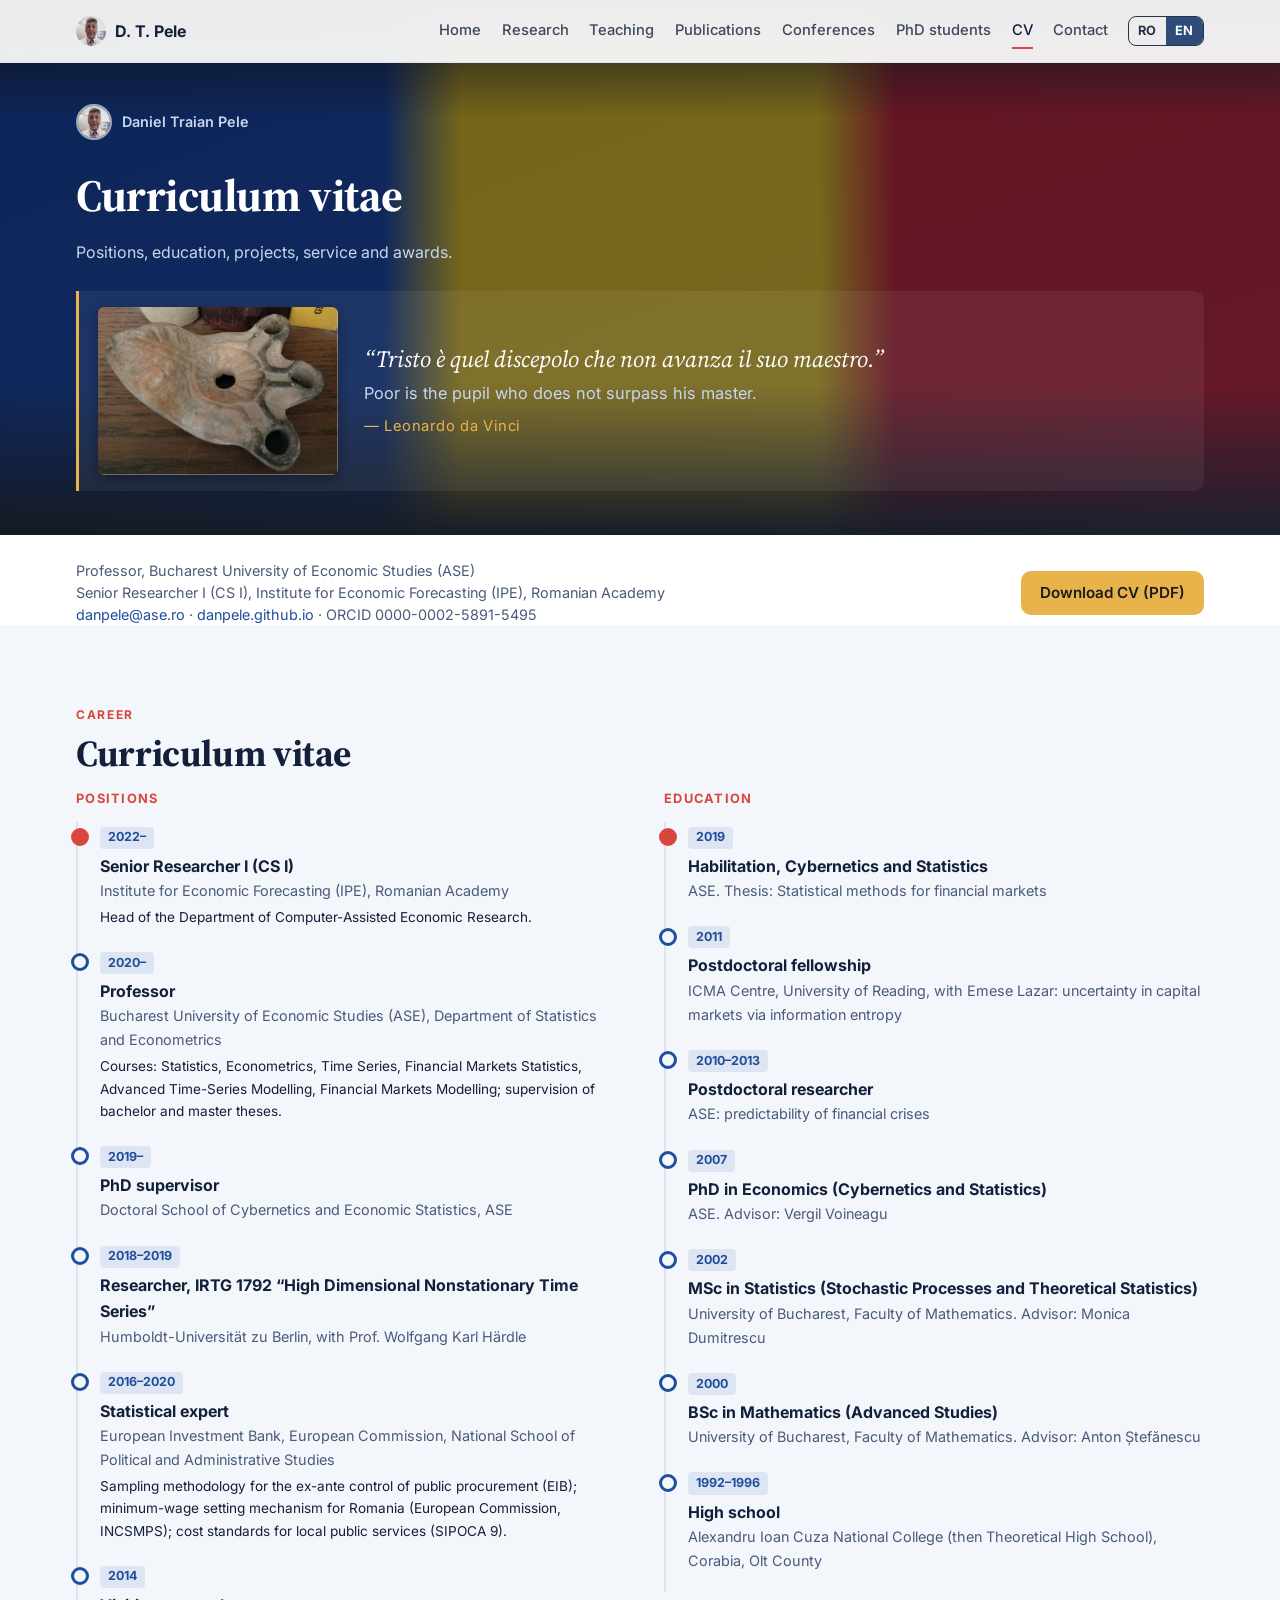
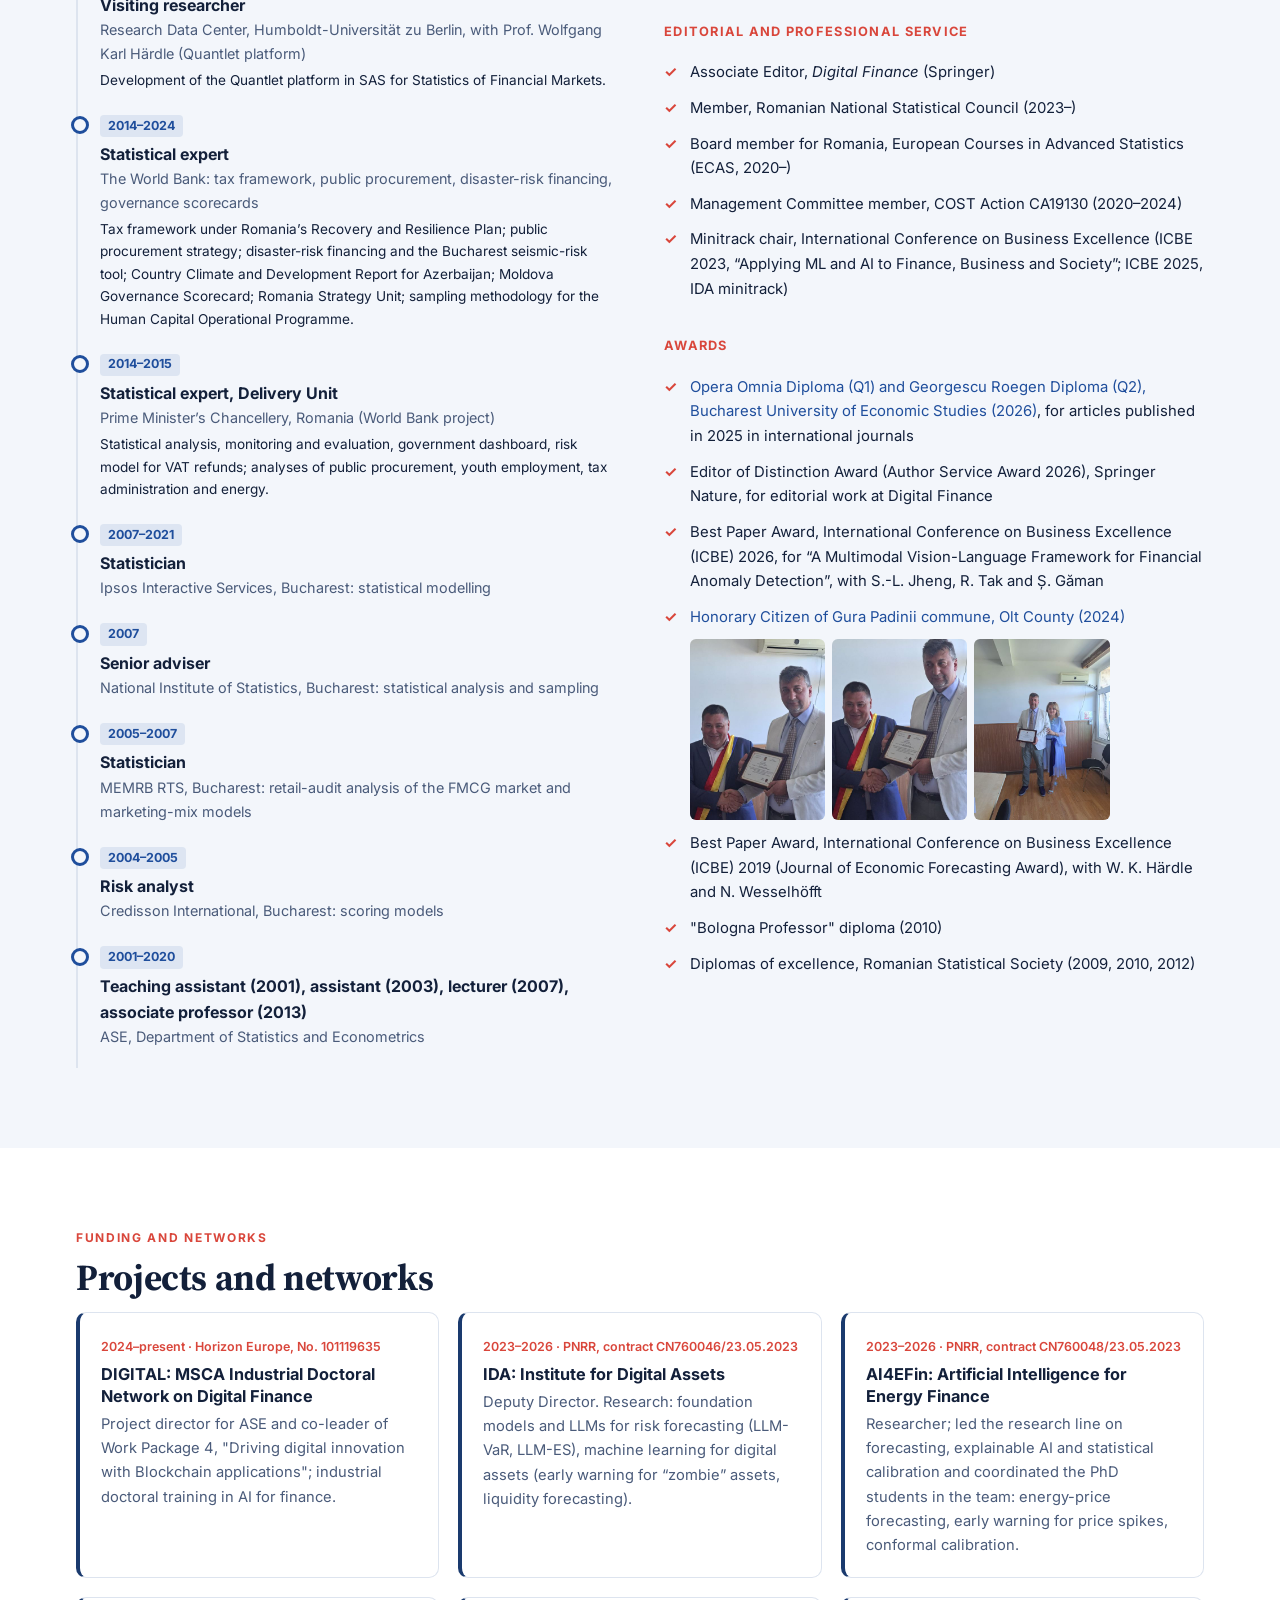
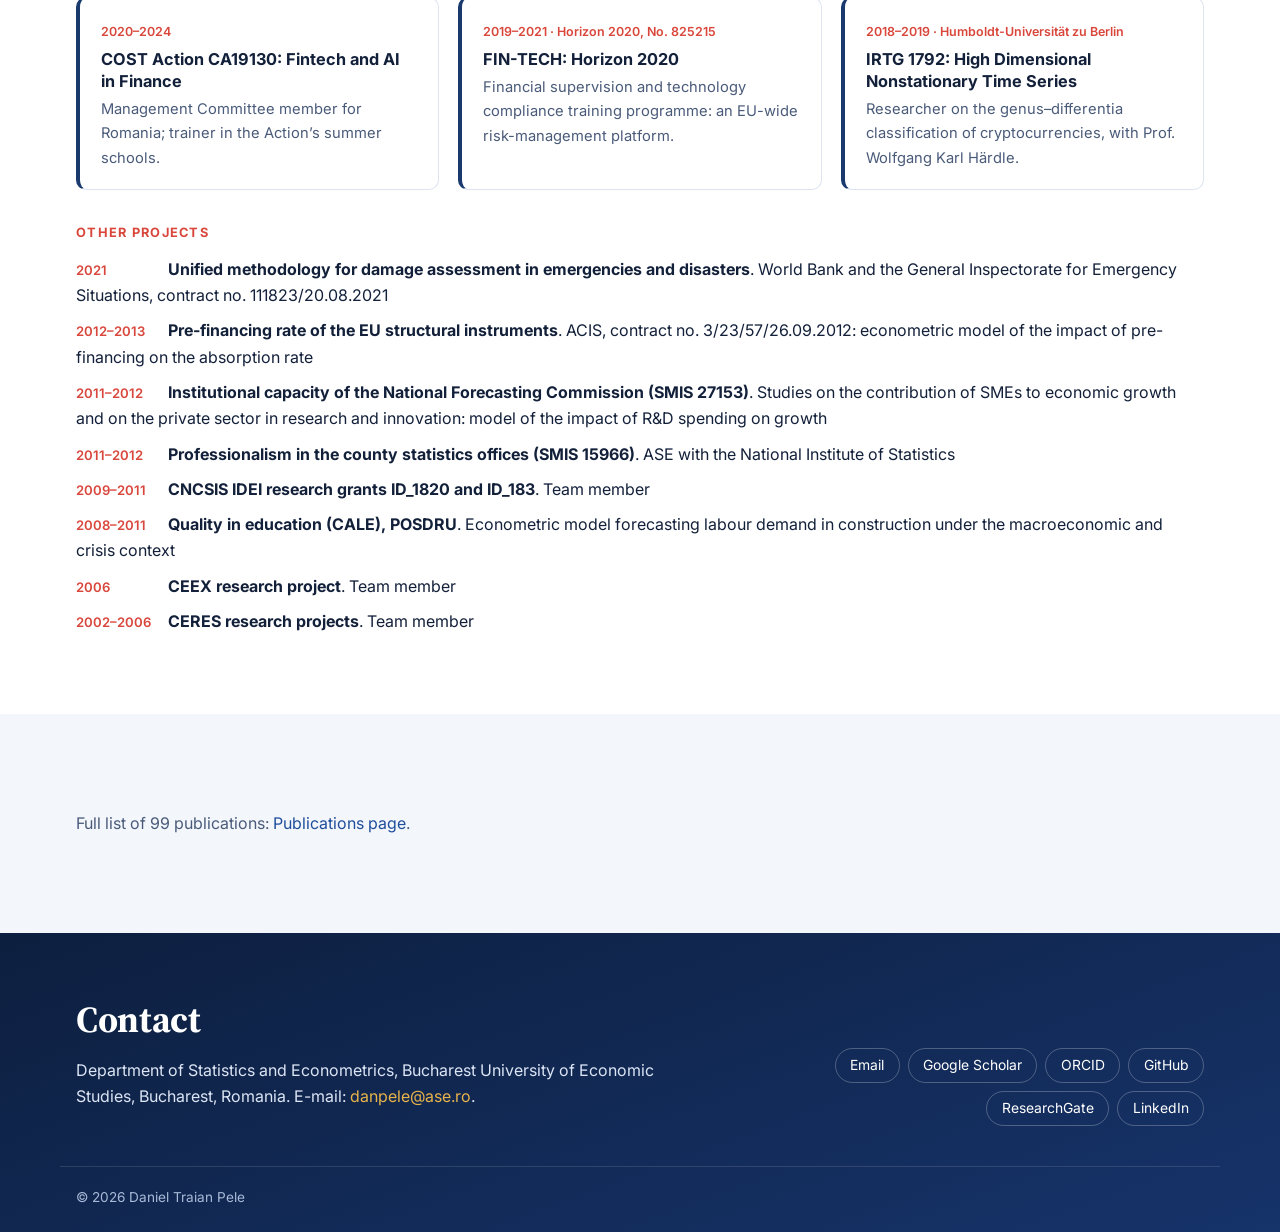
<file: cv.html>
<!DOCTYPE html>
<html lang="en" data-lang="en"><head>
    <meta charset="UTF-8">
    <meta name="viewport" content="width=device-width, initial-scale=1.0">
    <title>Curriculum vitae · Daniel Traian Pele</title>
    <meta name="description" content="Curriculum vitae of Daniel Traian Pele: positions, education, projects, service, awards and journal articles.">
    <meta name="author" content="Daniel Traian Pele">
    <link rel="canonical" href="https://danpele.github.io/cv.html">
    <link rel="alternate" hreflang="en" href="https://danpele.github.io/cv.html">
    <link rel="alternate" hreflang="ro" href="https://danpele.github.io/cv_ro.html">
    <meta property="og:type" content="website">
    <meta property="og:title" content="Curriculum vitae · Daniel Traian Pele">
    <meta property="og:description" content="Curriculum vitae of Daniel Traian Pele: positions, education, projects, service, awards and journal articles.">
    <meta property="og:url" content="https://danpele.github.io/cv.html">
    <meta property="og:image" content="https://danpele.github.io/assets/og.jpg">
    <meta property="og:image:width" content="1200">
    <meta property="og:image:height" content="630">
    <meta property="og:locale" content="en_GB">
    <meta name="twitter:card" content="summary_large_image">
    <link rel="icon" type="image/png" sizes="64x64" href="assets/favicon.png">
    <link rel="apple-touch-icon" href="assets/apple-touch-icon.png">
    <link rel="preconnect" href="https://fonts.googleapis.com">
    <link rel="preconnect" href="https://fonts.gstatic.com" crossorigin="">
    <link href="https://fonts.googleapis.com/css2?family=Inter:wght@400;500;600;700&amp;family=Source+Serif+4:opsz,wght@8..60,500;8..60,600;8..60,700&amp;display=swap" rel="stylesheet">
    <link rel="stylesheet" href="assets/style.css?v=41d4f184">
</head>
<body data-page="cv">
    <header class="topbar solid" id="topbar">
        <div class="wrap topbar-inner">
            <a class="brand" href="index.html"><img src="assets/photo.jpg" alt=""><span>D. T. Pele</span></a>
            <nav class="nav" id="nav"><a href="index.html">Home</a><a href="index.html#themes">Research</a><a href="index.html#teaching">Teaching</a><a href="publications.html">Publications</a><a href="talks.html">Conferences</a><a href="phd.html">PhD students</a><a href="cv.html" aria-current="page" class="active">CV</a><a href="#contact">Contact</a></nav>
            <div class="lang" role="group" aria-label="Language"><a href="cv_ro.html" hreflang="ro" id="lang-ro">RO</a><a href="cv.html" hreflang="en" id="lang-en" aria-current="true">EN</a></div>
        </div>
    </header>

    <section class="page-hero">
        <div class="wrap page-hero-inner">
            <a class="page-hero-person" id="page-person" href="index.html"><img src="assets/photo.jpg" alt="" width="56" height="56"><span>Daniel Traian Pele</span></a>
            <h1 id="page-title">Curriculum vitae</h1>
            <p id="page-lead">Positions, education, projects, service and awards.</p>
            <figure class="motto" id="motto"><a class="motto-lamp" href="https://www.linkedin.com/posts/daniel-traian-pele_1-decembrie-ziua-na%C8%9Bional%C4%83-a-rom%C3%A2niei-share-7398786810773942272-Xl_a/" target="_blank" rel="noopener" title="Daco-Roman oil lamp, 2nd–4th century AD, found near Gura-Padinii (Romanați, today Olt county)"><img src="assets/opait.jpg" alt="Daco-Roman oil lamp, 2nd–4th century AD, found near Gura-Padinii (Romanați, today Olt county)" width="806" height="564"></a><div><blockquote lang="it">“Tristo è quel discepolo che non avanza il suo maestro.”</blockquote><p>Poor is the pupil who does not surpass his master.</p><figcaption>— Leonardo da Vinci</figcaption></div></figure>
        </div>
    </section>

    <main>
        <section id="cvhead" class="section cvhead">
            <div class="wrap cvhead-inner">
                <p class="cv-contact" id="cv-contact">Professor, Bucharest University of Economic Studies (ASE)<br>Senior Researcher I (CS I), Institute for Economic Forecasting (IPE), Romanian Academy<br><a href="mailto:danpele@ase.ro">danpele@ase.ro</a> · <a href="https://danpele.github.io">danpele.github.io</a> · ORCID 0000-0002-5891-5495</p>
                <a class="btn btn-solid" id="cv-pdf" href="assets/CV_Daniel_Traian_Pele_EN.pdf" download="" data-t="cvPdf">Download CV (PDF)</a>
            </div>
        </section>
        <section id="cv" class="section">
            <div class="wrap">
                <p class="kicker" data-t="cvKicker">Career</p>
                <h2 data-t="cv">Curriculum vitae</h2>
                <div class="cv-grid">
                    <div>
                        <h3 data-t="positions">Positions</h3>
                        <ol class="timeline" id="positions"><li><span class="when">2022–</span><b>Senior Researcher I (CS I)</b><span class="what">Institute for Economic Forecasting (IPE), Romanian Academy</span><span class="desc">Head of the Department of Computer-Assisted Economic Research.</span></li><li><span class="when">2020–</span><b>Professor</b><span class="what">Bucharest University of Economic Studies (ASE), Department of Statistics and Econometrics</span><span class="desc">Courses: Statistics, Econometrics, Time Series, Financial Markets Statistics, Advanced Time-Series Modelling, Financial Markets Modelling; supervision of bachelor and master theses.</span></li><li><span class="when">2019–</span><b>PhD supervisor</b><span class="what">Doctoral School of Cybernetics and Economic Statistics, ASE</span></li><li><span class="when">2018–2019</span><b>Researcher, IRTG 1792 “High Dimensional Nonstationary Time Series”</b><span class="what">Humboldt-Universität zu Berlin, with Prof. Wolfgang Karl Härdle</span></li><li><span class="when">2016–2020</span><b>Statistical expert</b><span class="what">European Investment Bank, European Commission, National School of Political and Administrative Studies</span><span class="desc">Sampling methodology for the ex-ante control of public procurement (EIB); minimum-wage setting mechanism for Romania (European Commission, INCSMPS); cost standards for local public services (SIPOCA 9).</span></li><li><span class="when">2014</span><b>Visiting researcher</b><span class="what">Research Data Center, Humboldt-Universität zu Berlin, with Prof. Wolfgang Karl Härdle (Quantlet platform)</span><span class="desc">Development of the Quantlet platform in SAS for Statistics of Financial Markets.</span></li><li><span class="when">2014–2024</span><b>Statistical expert</b><span class="what">The World Bank: tax framework, public procurement, disaster-risk financing, governance scorecards</span><span class="desc">Tax framework under Romania’s Recovery and Resilience Plan; public procurement strategy; disaster-risk financing and the Bucharest seismic-risk tool; Country Climate and Development Report for Azerbaijan; Moldova Governance Scorecard; Romania Strategy Unit; sampling methodology for the Human Capital Operational Programme.</span></li><li><span class="when">2014–2015</span><b>Statistical expert, Delivery Unit</b><span class="what">Prime Minister’s Chancellery, Romania (World Bank project)</span><span class="desc">Statistical analysis, monitoring and evaluation, government dashboard, risk model for VAT refunds; analyses of public procurement, youth employment, tax administration and energy.</span></li><li><span class="when">2007–2021</span><b>Statistician</b><span class="what">Ipsos Interactive Services, Bucharest: statistical modelling</span></li><li><span class="when">2007</span><b>Senior adviser</b><span class="what">National Institute of Statistics, Bucharest: statistical analysis and sampling</span></li><li><span class="when">2005–2007</span><b>Statistician</b><span class="what">MEMRB RTS, Bucharest: retail-audit analysis of the FMCG market and marketing-mix models</span></li><li><span class="when">2004–2005</span><b>Risk analyst</b><span class="what">Credisson International, Bucharest: scoring models</span></li><li><span class="when">2001–2020</span><b>Teaching assistant (2001), assistant (2003), lecturer (2007), associate professor (2013)</b><span class="what">ASE, Department of Statistics and Econometrics</span></li></ol>
                    </div>
                    <div>
                        <h3 data-t="education">Education</h3>
                        <ol class="timeline" id="education"><li><span class="when">2019</span><b>Habilitation, Cybernetics and Statistics</b><span class="what">ASE. Thesis: Statistical methods for financial markets</span></li><li><span class="when">2011</span><b>Postdoctoral fellowship</b><span class="what">ICMA Centre, University of Reading, with Emese Lazar: uncertainty in capital markets via information entropy</span></li><li><span class="when">2010–2013</span><b>Postdoctoral researcher</b><span class="what">ASE: predictability of financial crises</span></li><li><span class="when">2007</span><b>PhD in Economics (Cybernetics and Statistics)</b><span class="what">ASE. Advisor: Vergil Voineagu</span></li><li><span class="when">2002</span><b>MSc in Statistics (Stochastic Processes and Theoretical Statistics)</b><span class="what">University of Bucharest, Faculty of Mathematics. Advisor: Monica Dumitrescu</span></li><li><span class="when">2000</span><b>BSc in Mathematics (Advanced Studies)</b><span class="what">University of Bucharest, Faculty of Mathematics. Advisor: Anton Ștefănescu</span></li><li><span class="when">1992–1996</span><b>High school</b><span class="what">Alexandru Ioan Cuza National College (then Theoretical High School), Corabia, Olt County</span></li></ol>
                        <h3 data-t="service">Editorial and professional service</h3>
                        <ul class="ticks" id="service"><li>Associate Editor, <em>Digital Finance</em> (Springer)</li><li>Member, Romanian National Statistical Council (2023–)</li><li>Board member for Romania, European Courses in Advanced Statistics (ECAS, 2020–)</li><li>Management Committee member, COST Action CA19130 (2020–2024)</li><li>Minitrack chair, International Conference on Business Excellence (ICBE 2023, “Applying ML and AI to Finance, Business and Society”; ICBE 2025, IDA minitrack)</li></ul>
                        <h3 data-t="awards">Awards</h3>
                        <ul class="ticks" id="awards"><li><a href="https://lnkd.in/p/gnq44Gfv" target="_blank" rel="noopener">Opera Omnia Diploma (Q1) and Georgescu Roegen Diploma (Q2), Bucharest University of Economic Studies (2026)</a>, for articles published in 2025 in international journals</li><li>Editor of Distinction Award (Author Service Award 2026), Springer Nature, for editorial work at Digital Finance</li><li>Best Paper Award, International Conference on Business Excellence (ICBE) 2026, for “A Multimodal Vision-Language Framework for Financial Anomaly Detection”, with S.-L. Jheng, R. Tak and Ș. Găman</li><li><a href="https://lnkd.in/p/dWUSnViU" target="_blank" rel="noopener">Honorary Citizen of Gura Padinii commune, Olt County (2024)</a><span class="news-pics" style="max-width:420px"><a href="assets/a_gura_1.jpg" target="_blank" rel="noopener"><img src="assets/a_gura_1.jpg" alt="" width="480" height="640" loading="lazy" style="aspect-ratio:3/4"></a><a href="assets/a_gura_2.jpg" target="_blank" rel="noopener"><img src="assets/a_gura_2.jpg" alt="" width="480" height="640" loading="lazy" style="aspect-ratio:3/4"></a><a href="assets/a_gura_3.jpg" target="_blank" rel="noopener"><img src="assets/a_gura_3.jpg" alt="" width="480" height="640" loading="lazy" style="aspect-ratio:3/4"></a></span></li><li>Best Paper Award, International Conference on Business Excellence (ICBE) 2019 (Journal of Economic Forecasting Award), with W. K. Härdle and N. Wesselhöfft</li><li>"Bologna Professor" diploma (2010)</li><li>Diplomas of excellence, Romanian Statistical Society (2009, 2010, 2012)</li></ul>
                    </div>
                </div>
            </div>
        </section>
        <section id="research" class="section">
            <div class="wrap">
                <p class="kicker" data-t="researchKicker">Funding and networks</p>
                <h2 data-t="research">Projects and networks</h2>
                <div class="projects" id="projects"><a class="project" href="https://www.digital-finance-msca.com" target="_blank" rel="noopener"><span class="meta">2024–present · Horizon Europe, No. 101119635</span><h4>DIGITAL: MSCA Industrial Doctoral Network on Digital Finance</h4><p>Project director for ASE and co-leader of Work Package 4, "Driving digital innovation with Blockchain applications"; industrial doctoral training in AI for finance.</p></a><a class="project" href="https://www.theida.net" target="_blank" rel="noopener"><span class="meta">2023–2026 · PNRR, contract CN760046/23.05.2023</span><h4>IDA: Institute for Digital Assets</h4><p>Deputy Director. Research: foundation models and LLMs for risk forecasting (LLM-VaR, LLM-ES), machine learning for digital assets (early warning for “zombie” assets, liquidity forecasting).</p></a><a class="project" href="https://www.ai4efin.ase.ro" target="_blank" rel="noopener"><span class="meta">2023–2026 · PNRR, contract CN760048/23.05.2023</span><h4>AI4EFin: Artificial Intelligence for Energy Finance</h4><p>Researcher; led the research line on forecasting, explainable AI and statistical calibration and coordinated the PhD students in the team: energy-price forecasting, early warning for price spikes, conformal calibration.</p></a><a class="project" href="https://www.cost.eu/actions/CA19130/" target="_blank" rel="noopener"><span class="meta">2020–2024</span><h4>COST Action CA19130: Fintech and AI in Finance</h4><p>Management Committee member for Romania; trainer in the Action’s summer schools.</p></a><div class="project"><span class="meta">2019–2021 · Horizon 2020, No. 825215</span><h4>FIN-TECH: Horizon 2020</h4><p>Financial supervision and technology compliance training programme: an EU-wide risk-management platform.</p></div><div class="project"><span class="meta">2018–2019 · Humboldt-Universität zu Berlin</span><h4>IRTG 1792: High Dimensional Nonstationary Time Series</h4><p>Researcher on the genus–differentia classification of cryptocurrencies, with Prof. Wolfgang Karl Härdle.</p></div></div><h3 class="cv-sec more-proj">Other projects</h3><ul class="more-projects"><li><span class="meta">2021</span> <b>Unified methodology for damage assessment in emergencies and disasters</b>. World Bank and the General Inspectorate for Emergency Situations, contract no. 111823/20.08.2021</li><li><span class="meta">2012–2013</span> <b>Pre-financing rate of the EU structural instruments</b>. ACIS, contract no. 3/23/57/26.09.2012: econometric model of the impact of pre-financing on the absorption rate</li><li><span class="meta">2011–2012</span> <b>Institutional capacity of the National Forecasting Commission (SMIS 27153)</b>. Studies on the contribution of SMEs to economic growth and on the private sector in research and innovation: model of the impact of R&amp;D spending on growth</li><li><span class="meta">2011–2012</span> <b>Professionalism in the county statistics offices (SMIS 15966)</b>. ASE with the National Institute of Statistics</li><li><span class="meta">2009–2011</span> <b>CNCSIS IDEI research grants ID_1820 and ID_183</b>. Team member</li><li><span class="meta">2008–2011</span> <b>Quality in education (CALE), POSDRU</b>. Econometric model forecasting labour demand in construction under the macroeconomic and crisis context</li><li><span class="meta">2006</span> <b>CEEX research project</b>. Team member</li><li><span class="meta">2002–2006</span> <b>CERES research projects</b>. Team member</li></ul>
            </div>
        </section>
        <section id="cvpubs" class="section">
            <div class="wrap">
                <p class="muted" id="cv-pubs-note">Full list of 99 publications: <a href="publications.html">Publications page</a>.</p>
            </div>
        </section>
    </main>

    <footer class="footer" id="contact">
        <div class="wrap footer-grid">
            <div>
                <h2 data-t="contact">Contact</h2>
                <p id="contact-text">Department of Statistics and Econometrics, Bucharest University of Economic Studies, Bucharest, Romania. E-mail: <a href="mailto:danpele@ase.ro">danpele@ase.ro</a>.</p>
            </div>
            <div class="footer-links" id="footer-links"><a href="mailto:danpele@ase.ro">Email</a><a href="https://scholar.google.com/citations?user=8dmnNZ4AAAAJ" target="_blank" rel="noopener">Google Scholar</a><a href="https://orcid.org/0000-0002-5891-5495" target="_blank" rel="noopener">ORCID</a><a href="https://github.com/danpele" target="_blank" rel="noopener">GitHub</a><a href="https://www.researchgate.net/profile/Daniel_Traian_Pele" target="_blank" rel="noopener">ResearchGate</a><a href="https://www.linkedin.com/in/daniel-traian-pele-4a73a49/" target="_blank" rel="noopener">LinkedIn</a></div>
        </div>
        <div class="wrap copyright" id="footer">© 2026 Daniel Traian Pele</div>
    </footer>

    <script src="assets/pubs.js?v=2d4936ce"></script>
    <script src="assets/content.js?v=676acd41"></script>
    <script src="assets/viz.js?v=cdb03537"></script>
    <script src="assets/app.js?v=12d5d4a4"></script>


</body></html>
</file>
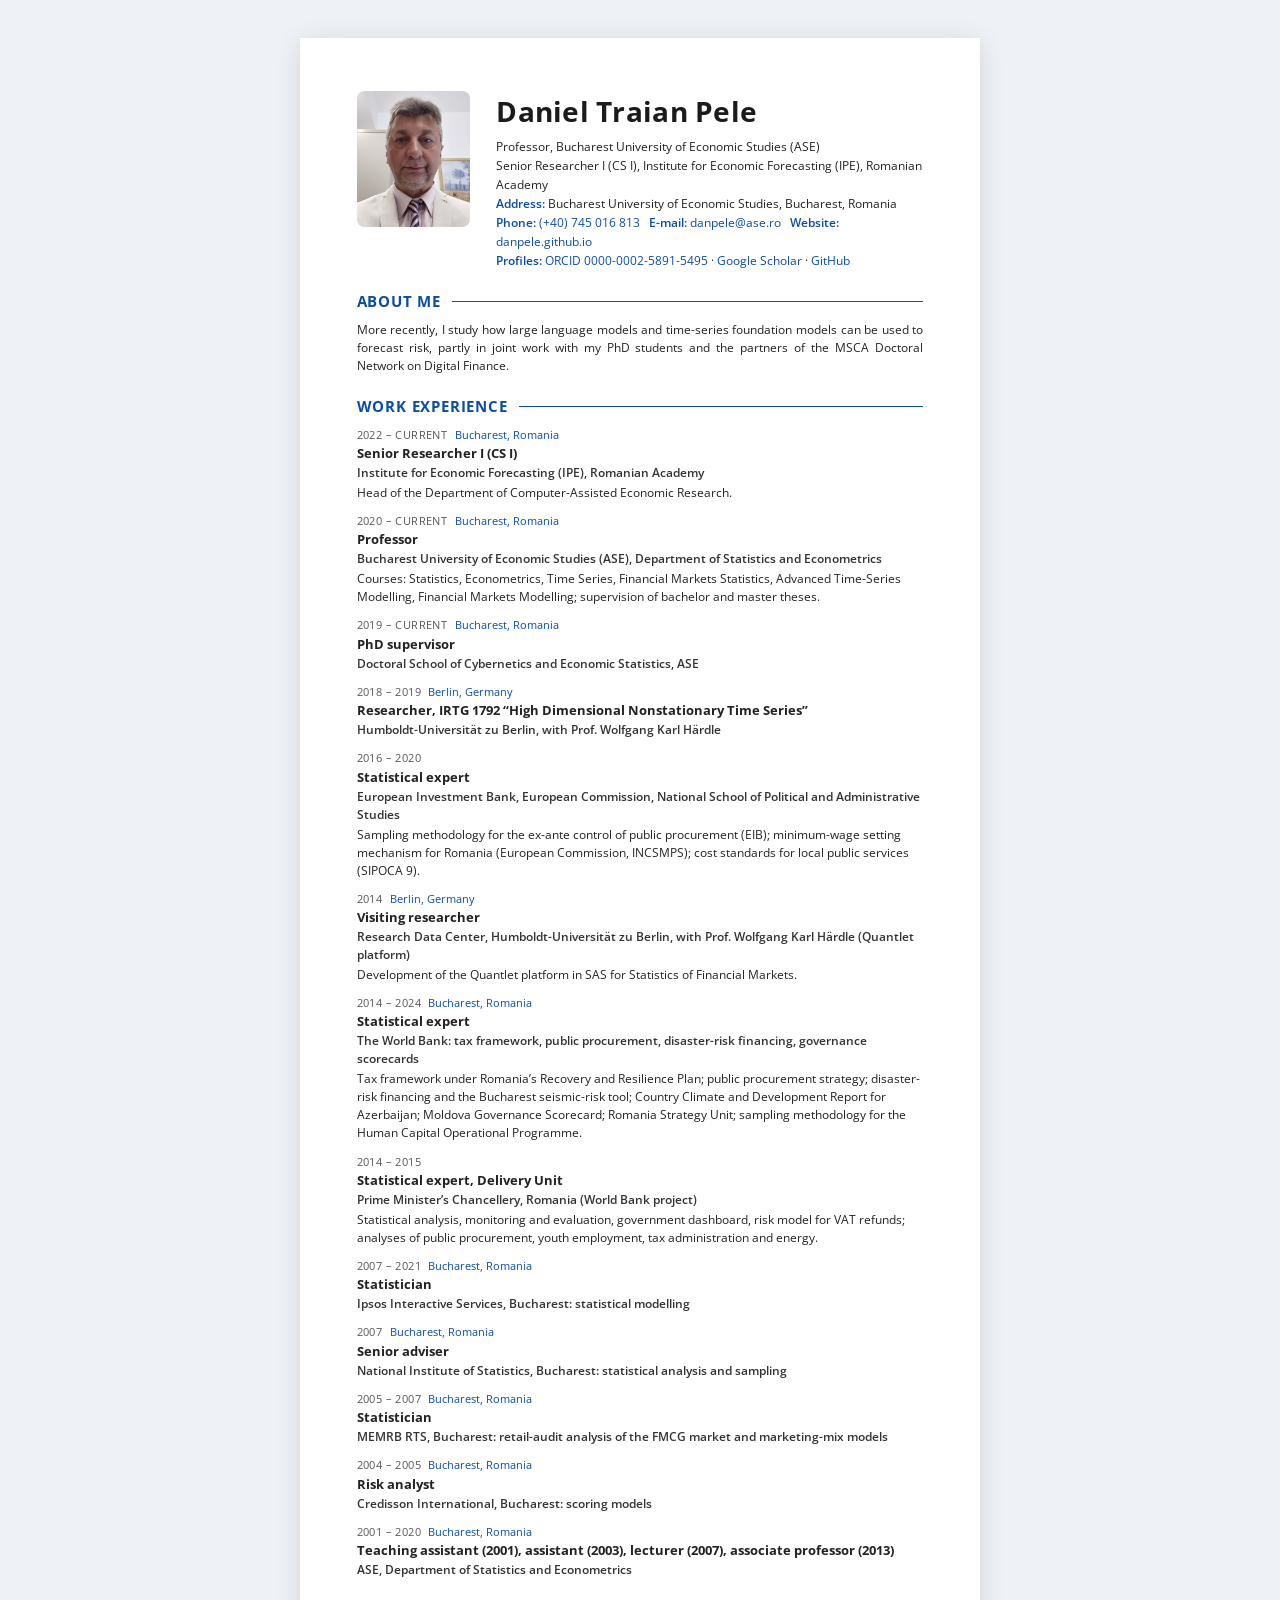
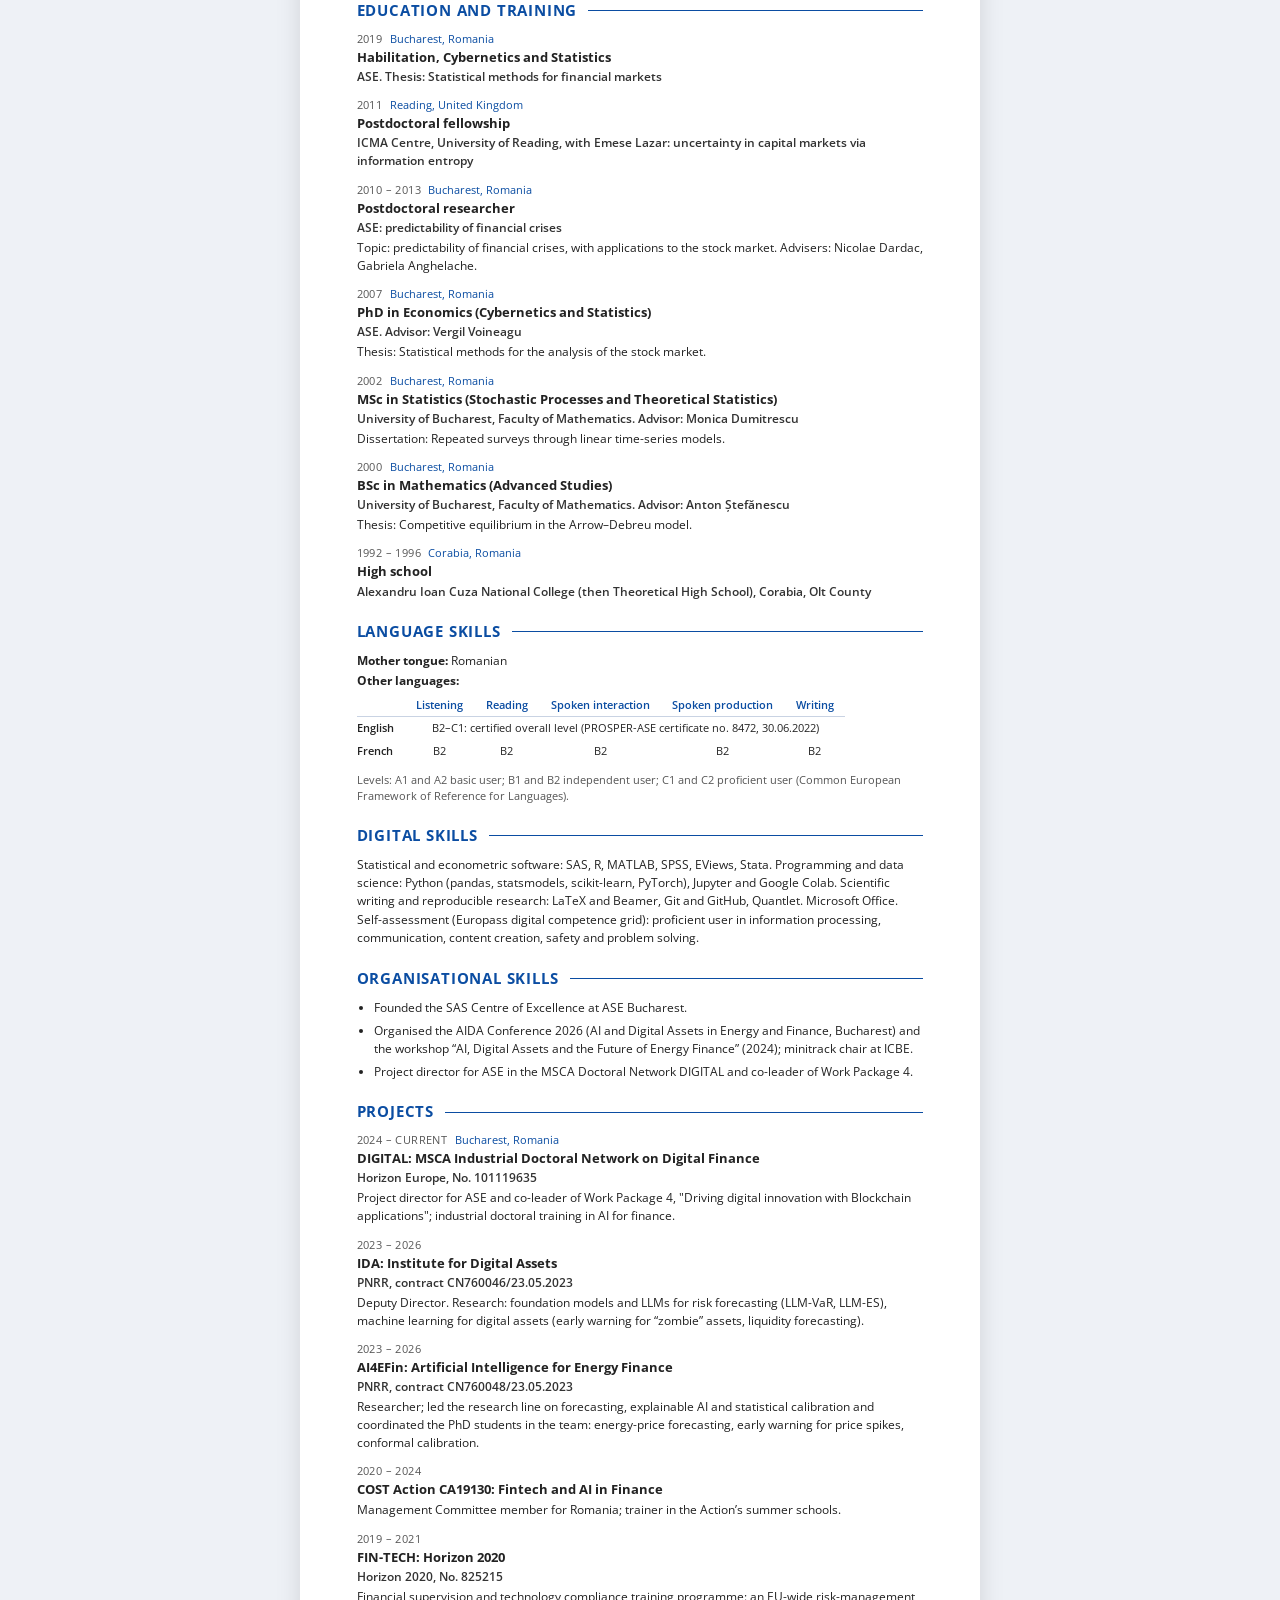
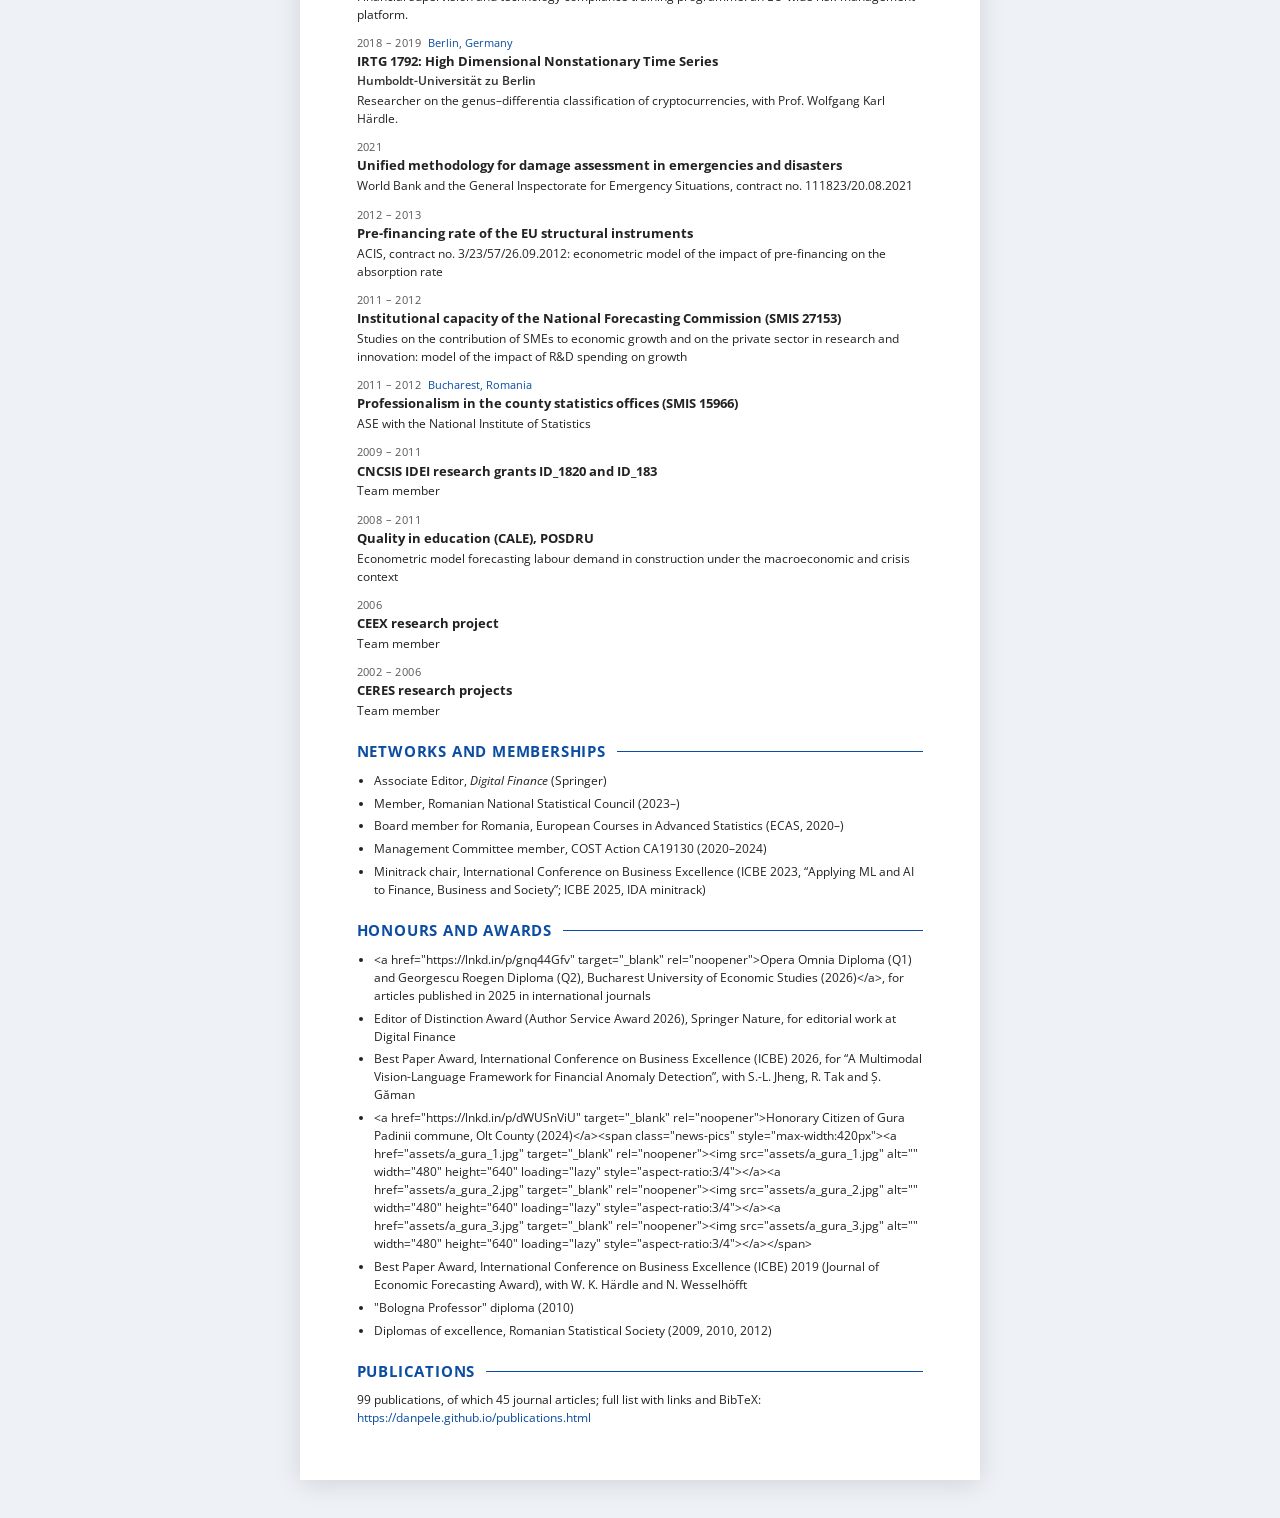
<file: cv_print.html>
<!DOCTYPE html>
<html lang="en">
<head>
<meta charset="UTF-8">
<title>CV · Daniel Traian Pele</title>
<meta name="robots" content="noindex">
<link href="https://fonts.googleapis.com/css2?family=Open+Sans:wght@400;600;700&display=swap" rel="stylesheet">
<style>
    /* Europass CV layout (2020+ editor): date and place on top, bold title, employer, description */
    @page { size: A4; margin: 14mm 15mm 16mm;
        @bottom-right { content: counter(page) ' / ' counter(pages); font-family: 'Open Sans', Arial, sans-serif; font-size: 8pt; color: #555; }
        @bottom-left { content: 'Daniel Traian Pele · Curriculum vitae'; font-family: 'Open Sans', Arial, sans-serif; font-size: 8pt; color: #555; } }
    * { box-sizing: border-box; }
    body { margin: 0; font-family: 'Open Sans', Arial, sans-serif; font-size: 9.3pt; line-height: 1.45; color: #222; }
    .page { max-width: 180mm; margin: 0 auto; }
    a { color: #0B4DA2; text-decoration: none; }
    header { display: flex; gap: 7mm; align-items: flex-start; margin-bottom: 4mm; }
    header img { width: 30mm; height: 36mm; object-fit: cover; border-radius: 2mm; }
    h1 { font-size: 21pt; font-weight: 700; margin: 0 0 1.5mm; color: #1B1B1B; letter-spacing: 0.2pt; }
    .info { margin: 0; font-size: 8.9pt; line-height: 1.6; }
    .info b { font-weight: 600; color: #0B4DA2; }
    h2 { font-size: 11pt; font-weight: 700; text-transform: uppercase; letter-spacing: 0.6pt; color: #0B4DA2;
         display: flex; align-items: center; gap: 3mm; margin: 5.5mm 0 2.5mm; break-after: avoid; page-break-after: avoid; }
    h2::after { content: ''; flex: 1; border-bottom: 1.2pt solid #0B4DA2; }
    .entry { margin: 0 0 3mm; break-inside: avoid; }
    .when { font-size: 8.3pt; color: #555; text-transform: uppercase; letter-spacing: 0.3pt; }
    .when .place { text-transform: none; letter-spacing: 0; margin-left: 2mm; color: #0B4DA2; }
    .what { font-weight: 700; font-size: 9.8pt; margin: 0.3mm 0; }
    .where { font-weight: 600; color: #333; }
    .desc { margin: 0.5mm 0 0; }
    .about { margin: 0 0 1.5mm; text-align: justify; }
    ul.plain { margin: 0; padding-left: 4.5mm; }
    ul.plain li { margin: 0 0 1.3mm; break-inside: avoid; }
    .kv { display: grid; grid-template-columns: 38mm 1fr; gap: 1mm 3mm; margin: 0 0 1mm; }
    .kv dt { font-weight: 600; color: #333; }
    .kv dd { margin: 0; }
    ol.pubs { margin: 0; padding-left: 7mm; font-size: 8.5pt; line-height: 1.38; }
    ol.pubs li { margin: 0 0 1.3mm; break-inside: avoid; }
    ol.pubs .me { font-weight: 700; }
    table.cefr { border-collapse: collapse; margin: 1mm 0 1mm; font-size: 8.6pt; }
    table.cefr th { font-weight: 600; color: #0B4DA2; padding: 0.8mm 3mm; text-align: center; border-bottom: 0.6pt solid #C9D3E3; }
    table.cefr td { padding: 0.8mm 3mm; text-align: center; }
    table.cefr td.ln { text-align: left; font-weight: 600; padding-left: 0; }
    .cnote { font-size: 8pt; color: #555; text-align: left !important; }
    .keep { break-inside: avoid; page-break-inside: avoid; }
    .note { font-size: 8.4pt; color: #555; margin-top: 3mm; }
    @media screen { body { background: #EEF1F6; } .page { background: #fff; padding: 14mm 15mm; margin: 10mm auto; box-shadow: 0 4px 24px rgba(0,0,0,0.12); } }
</style>
</head>
<body>
<div class="page" id="cv"></div>
<script src="assets/pubs.js"></script>
<script src="assets/content.js"></script>
<script>
(function () {
    const LANG = new URLSearchParams(location.search).get('lang') === 'ro' ? 'ro' : 'en';
    document.documentElement.lang = LANG;
    const S = window.SITE, T = S.t[LANG], P = window.PUBS;
    const esc = s => String(s).replace(/[&<>"]/g, c => ({ '&': '&amp;', '<': '&lt;', '>': '&gt;', '"': '&quot;' }[c]));
    const L = {
        en: { about: 'About me', work: 'Work experience', edu: 'Education and training', lang: 'Language skills', mother: 'Mother tongue', other: 'Other languages',
              motherV: 'Romanian', grid: ['Listening', 'Reading', 'Spoken interaction', 'Spoken production', 'Writing'],
              langs: [['English', 'B2–C1: certified overall level (PROSPER-ASE certificate no. 8472, 30.06.2022)'], ['French', ['B2', 'B2', 'B2', 'B2', 'B2']]],
              cefr: 'Levels: A1 and A2 basic user; B1 and B2 independent user; C1 and C2 proficient user (Common European Framework of Reference for Languages).',
              digitalSelf: 'Self-assessment (Europass digital competence grid): proficient user in information processing, communication, content creation, safety and problem solving.',
              org: 'Organisational skills', orgV: ['Founded the SAS Centre of Excellence at ASE Bucharest.', 'Organised the AIDA Conference 2026 (AI and Digital Assets in Energy and Finance, Bucharest) and the workshop “AI, Digital Assets and the Future of Energy Finance” (2024); minitrack chair at ICBE.', 'Project director for ASE in the MSCA Doctoral Network DIGITAL and co-leader of Work Package 4.'], digital: 'Digital skills', digitalV: 'Statistical and econometric software: SAS, R, MATLAB, SPSS, EViews, Stata. Programming and data science: Python (pandas, statsmodels, scikit-learn, PyTorch), Jupyter and Google Colab. Scientific writing and reproducible research: LaTeX and Beamer, Git and GitHub, Quantlet. Microsoft Office.',
              proj: 'Projects', net: 'Networks and memberships', aw: 'Honours and awards', jour: 'Publications', pubsLine: (n, j) => `${n} publications, of which ${j} journal articles; full list with links and BibTeX:`, now: 'Current',
              address: 'Address', phone: 'Phone', email: 'E-mail', web: 'Website', ids: 'Profiles', addressV: 'Bucharest University of Economic Studies, Bucharest, Romania',
              more: n => `The complete list of ${n} publications (proceedings, books, chapters, working papers), with links and BibTeX:` },
        ro: { about: 'Despre mine', work: 'Experiență profesională', edu: 'Educație și formare', lang: 'Competențe lingvistice', mother: 'Limba maternă', other: 'Alte limbi',
              motherV: 'română', grid: ['Ascultare', 'Citire', 'Conversație', 'Discurs oral', 'Scriere'],
              langs: [['engleză', 'B2–C1: nivel global certificat (PROSPER-ASE, certificat nr. 8472, 30.06.2022)'], ['franceză', ['B2', 'B2', 'B2', 'B2', 'B2']]],
              cefr: 'Niveluri: A1 și A2 utilizator elementar; B1 și B2 utilizator independent; C1 și C2 utilizator experimentat (Cadrul european comun de referință pentru limbi).',
              digitalSelf: 'Autoevaluare (grila Europass de competențe digitale): utilizator experimentat la procesarea informației, comunicare, creare de conținut, securitate și rezolvarea de probleme.',
              org: 'Competențe organizaționale', orgV: ['Înființarea Centrului de Excelență SAS din ASE București.', 'Organizarea AIDA Conference 2026 (AI and Digital Assets in Energy and Finance, București) și a workshop-ului „AI, Digital Assets and the Future of Energy Finance” (2024); chair de minitrack la ICBE.', 'Director de proiect din partea ASE în rețeaua doctorală MSCA DIGITAL și co-lider al pachetului de lucru 4.'], digital: 'Competențe digitale', digitalV: 'Software statistic și econometric: SAS, R, MATLAB, SPSS, EViews, Stata. Programare și data science: Python (pandas, statsmodels, scikit-learn, PyTorch), Jupyter și Google Colab. Redactare științifică și cercetare reproductibilă: LaTeX și Beamer, Git și GitHub, Quantlet. Microsoft Office.',
              proj: 'Proiecte', net: 'Rețele și afilieri profesionale', aw: 'Distincții și premii', jour: 'Publicații', pubsLine: (n, j) => `${n} de publicații, dintre care ${j} de articole în reviste; lista completă, cu linkuri și BibTeX:`, now: 'Prezent',
              address: 'Adresă', phone: 'Telefon', email: 'E-mail', web: 'Site', ids: 'Profiluri', addressV: 'Academia de Studii Economice din București, București, România',
              more: n => `Lista completă a celor ${n} de publicații (volume de conferință, cărți, capitole, working papers), cu linkuri și BibTeX:` }
    }[LANG];
    const RO = LANG === 'ro';
    L.eduD = {
        '2010–2013': ['Topic: predictability of financial crises, with applications to the stock market. Advisers: Nicolae Dardac, Gabriela Anghelache.', 'Tema: predictibilitatea crizelor financiare, cu aplicații pe piața de capital. Coordonatori: Nicolae Dardac, Gabriela Anghelache.'],
        '2007': ['Thesis: Statistical methods for the analysis of the stock market.', 'Teza: Metode statistice aplicate în analiza pieței de capital.'],
        '2002': ['Dissertation: Repeated surveys through linear time-series models.', 'Disertația: Studiul sondajelor repetate prin modele liniare de serii de timp.'],
        '2000': ['Thesis: Competitive equilibrium in the Arrow–Debreu model.', 'Lucrarea de licență: Echilibrul competitiv al unei economii în modelul Arrow–Debreu.']
    };
    const place = t => /Humboldt|Berlin/.test(t) ? 'Berlin, ' + (RO ? 'Germania' : 'Germany')
        : /Reading/.test(t) ? 'Reading, ' + (RO ? 'Regatul Unit' : 'United Kingdom')
        : /Corabia/.test(t) ? 'Corabia, ' + (RO ? 'România' : 'Romania')
        : /ASE|Bucure|Bucharest|IPE|Ipsos/.test(t) ? (RO ? 'București, România' : 'Bucharest, Romania') : '';
    const when = y => esc(y.replace(/\s*–\s*/, ' – ').replace(/ – $/, ' – ' + L.now).replace(/(present|prezent)/, L.now));
    const entry = (y, what, where, desc) => `<div class="entry"><div class="when">${when(y)}${place(where + ' ' + (desc || '')) ? `<span class="place">${esc(place(where + ' ' + (desc || '')))}</span>` : ''}</div>` +
        `<div class="what">${esc(what)}</div>${where ? `<div class="where">${esc(where)}</div>` : ''}${desc ? `<p class="desc">${esc(desc)}</p>` : ''}</div>`;
    const start = y => parseInt(y, 10);
    const me = n => /\bPele$/i.test(n) && /Daniel|Dan|D\. ?T/i.test(n);
    const pub = p => `<li>${p.a.map(n => me(n) ? `<span class="me">${esc(n)}</span>` : esc(n)).join(', ')} (${p.y}). ${esc(p.t)}. <i>${esc(p.v)}</i>` +
        `${p.vol ? `, ${esc(p.vol)}${p.no ? `(${esc(p.no)})` : ''}` : ''}${p.p ? `, ${esc(p.p)}` : ''}.${p.doi ? ` doi:${esc(p.doi)}` : ''}</li>`;
    const pubsUrl = 'https://danpele.github.io/' + S.pages.publications[RO ? 1 : 0];

    let h = `<header><img src="assets/photo.jpg" alt=""><div><h1>Daniel Traian Pele</h1><p class="info">
        ${T.roles.map(r => `${esc(r[0])}, ${esc(r[1])}`).join('<br>')}<br>
        <b>${L.address}:</b> ${esc(L.addressV)}<br>
        <b>${L.phone}:</b> <a href="tel:+40745016813">(+40) 745 016 813</a> &nbsp; <b>${L.email}:</b> <a href="mailto:danpele@ase.ro">danpele@ase.ro</a> &nbsp; <b>${L.web}:</b> <a href="https://danpele.github.io">danpele.github.io</a><br>
        <b>${L.ids}:</b> <a href="https://orcid.org/0000-0002-5891-5495">ORCID 0000-0002-5891-5495</a> · <a href="https://scholar.google.com/citations?user=8dmnNZ4AAAAJ">Google Scholar</a> · <a href="https://github.com/danpele">GitHub</a></p></div></header>`;
    h += `<h2>${L.about}</h2>` + T.bio.slice(1).map(p => `<p class="about">${esc(p)}</p>`).join('');
    const work = S.positions.slice().sort((a, b) => start(b.y) - start(a.y) || (/–$/.test(b.y) - /–$/.test(a.y)));
    h += `<h2>${L.work}</h2>` + work.map(e => entry(e.y, e[LANG][0], e[LANG][1], e.d && e.d[LANG])).join('');
    h += `<h2>${L.edu}</h2>` + S.education.map(e => entry(e.y, e[LANG][0], e[LANG][1], (L.eduD[e.y] || [])[RO ? 1 : 0])).join('');
    h += `<div class="keep"><h2>${L.lang}</h2><p class="desc"><b>${L.mother}:</b> ${L.motherV}</p><p class="desc"><b>${L.other}:</b></p>` +
        `<table class="cefr"><tr><th></th>${L.grid.map(g => `<th>${g}</th>`).join('')}</tr>` +
        L.langs.map(([n, lv]) => `<tr><td class="ln">${n}</td>${Array.isArray(lv) ? lv.map(v => `<td>${v}</td>`).join('') : `<td colspan="5">${lv}</td>`}</tr>`).join('') +
        `</table><p class="cnote">${L.cefr}</p></div>`;
    h += `<h2>${L.digital}</h2><p class="desc">${esc(L.digitalV)}</p><p class="desc">${esc(L.digitalSelf)}</p>`;
    h += `<h2>${L.org}</h2><ul class="plain">` + L.orgV.map(x => `<li>${esc(x)}</li>`).join('') + '</ul>';
    h += `<h2>${L.proj}</h2>` + S.projects.map(p => { const [n, m, t] = p[LANG]; const [d, ...rest] = m.split(' · '); return entry(d, n, rest.join(' · '), t); }).join('');
    h += S.projectsMore.map(p => entry(p.y, p[LANG][0], '', p[LANG][1])).join('');
    h += `<h2>${L.net}</h2><ul class="plain">` + S.service[LANG].map(s => `<li>${s}</li>`).join('') + '</ul>';
    h += `<h2>${L.aw}</h2><ul class="plain">` + S.awards[LANG].map(s => `<li>${esc(s)}</li>`).join('') + '</ul>';
    const J = P.filter(p => p.c === 'journal');
    h += `<h2>${L.jour}</h2><p class="desc">${L.pubsLine(P.length, J.length)} <a href="${pubsUrl}">${pubsUrl}</a></p>`;
    document.getElementById('cv').innerHTML = h;
})();
</script>
</body>
</html>
</file>
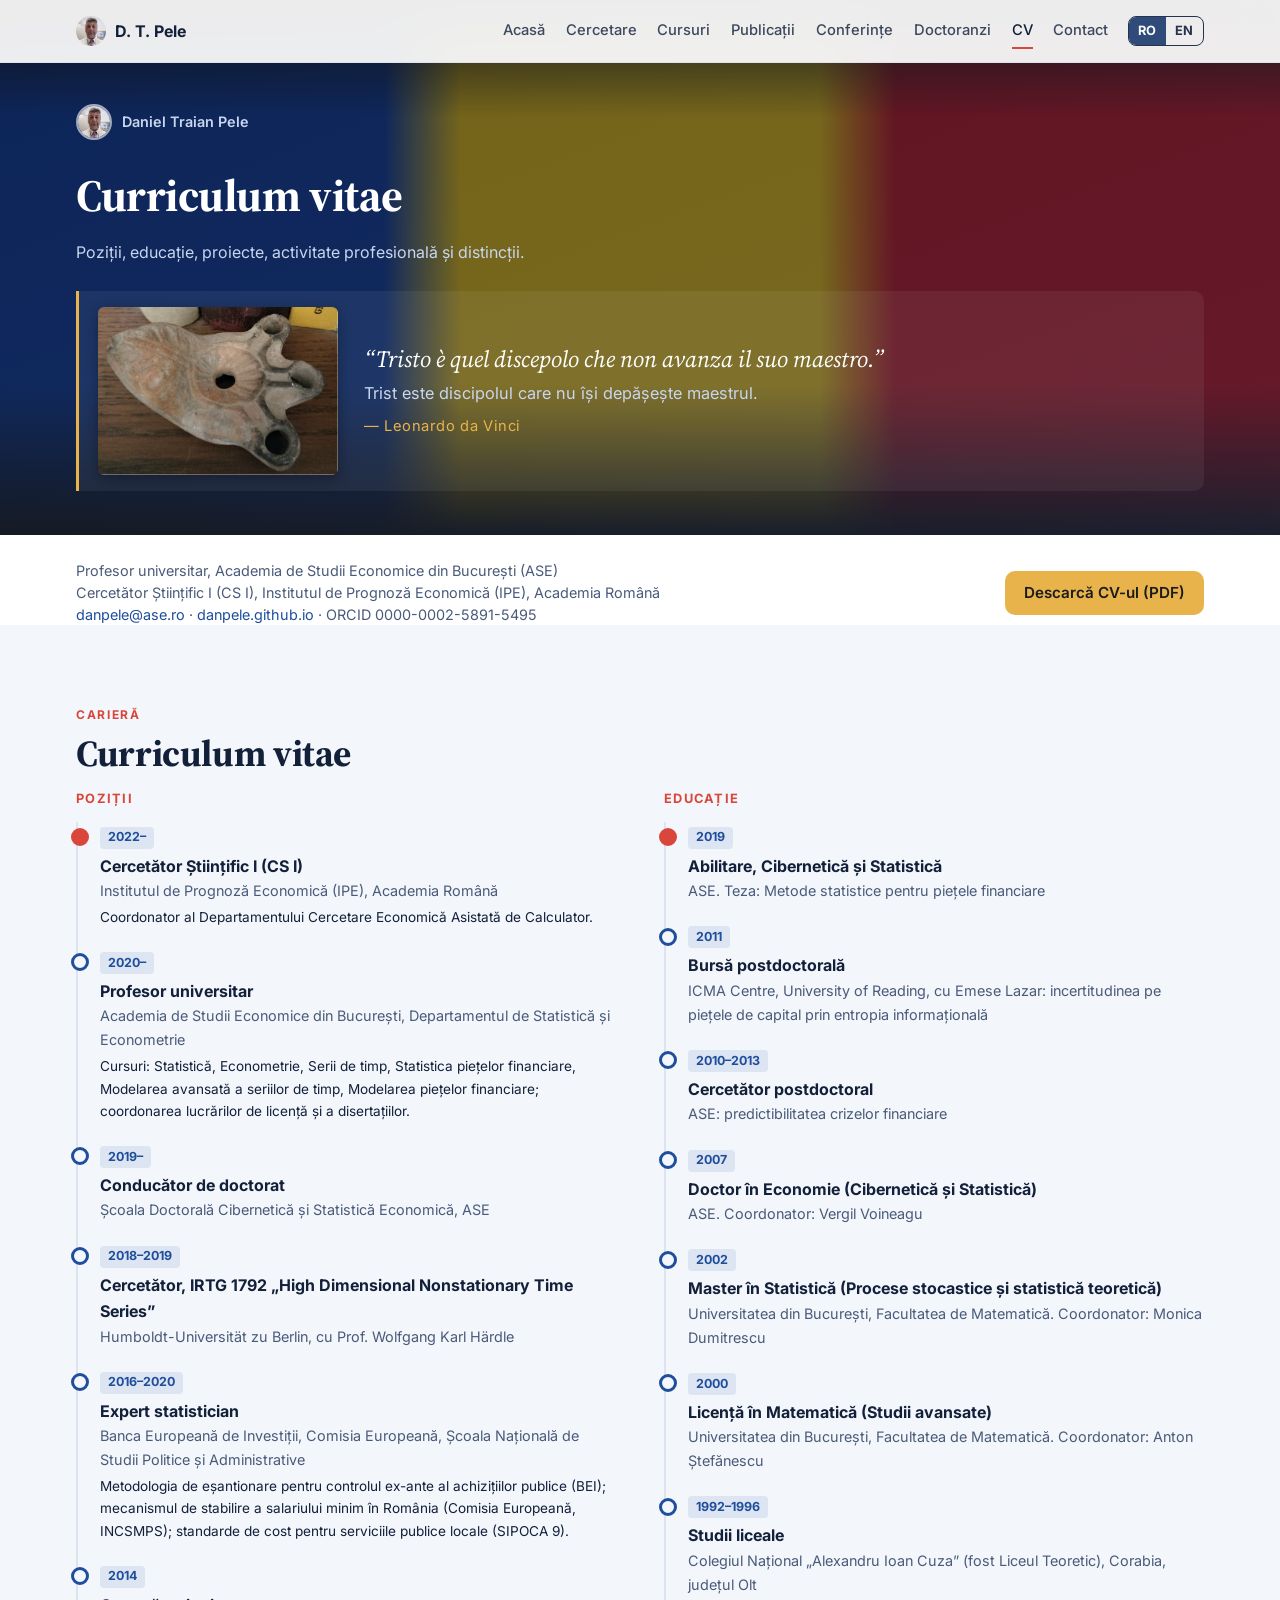
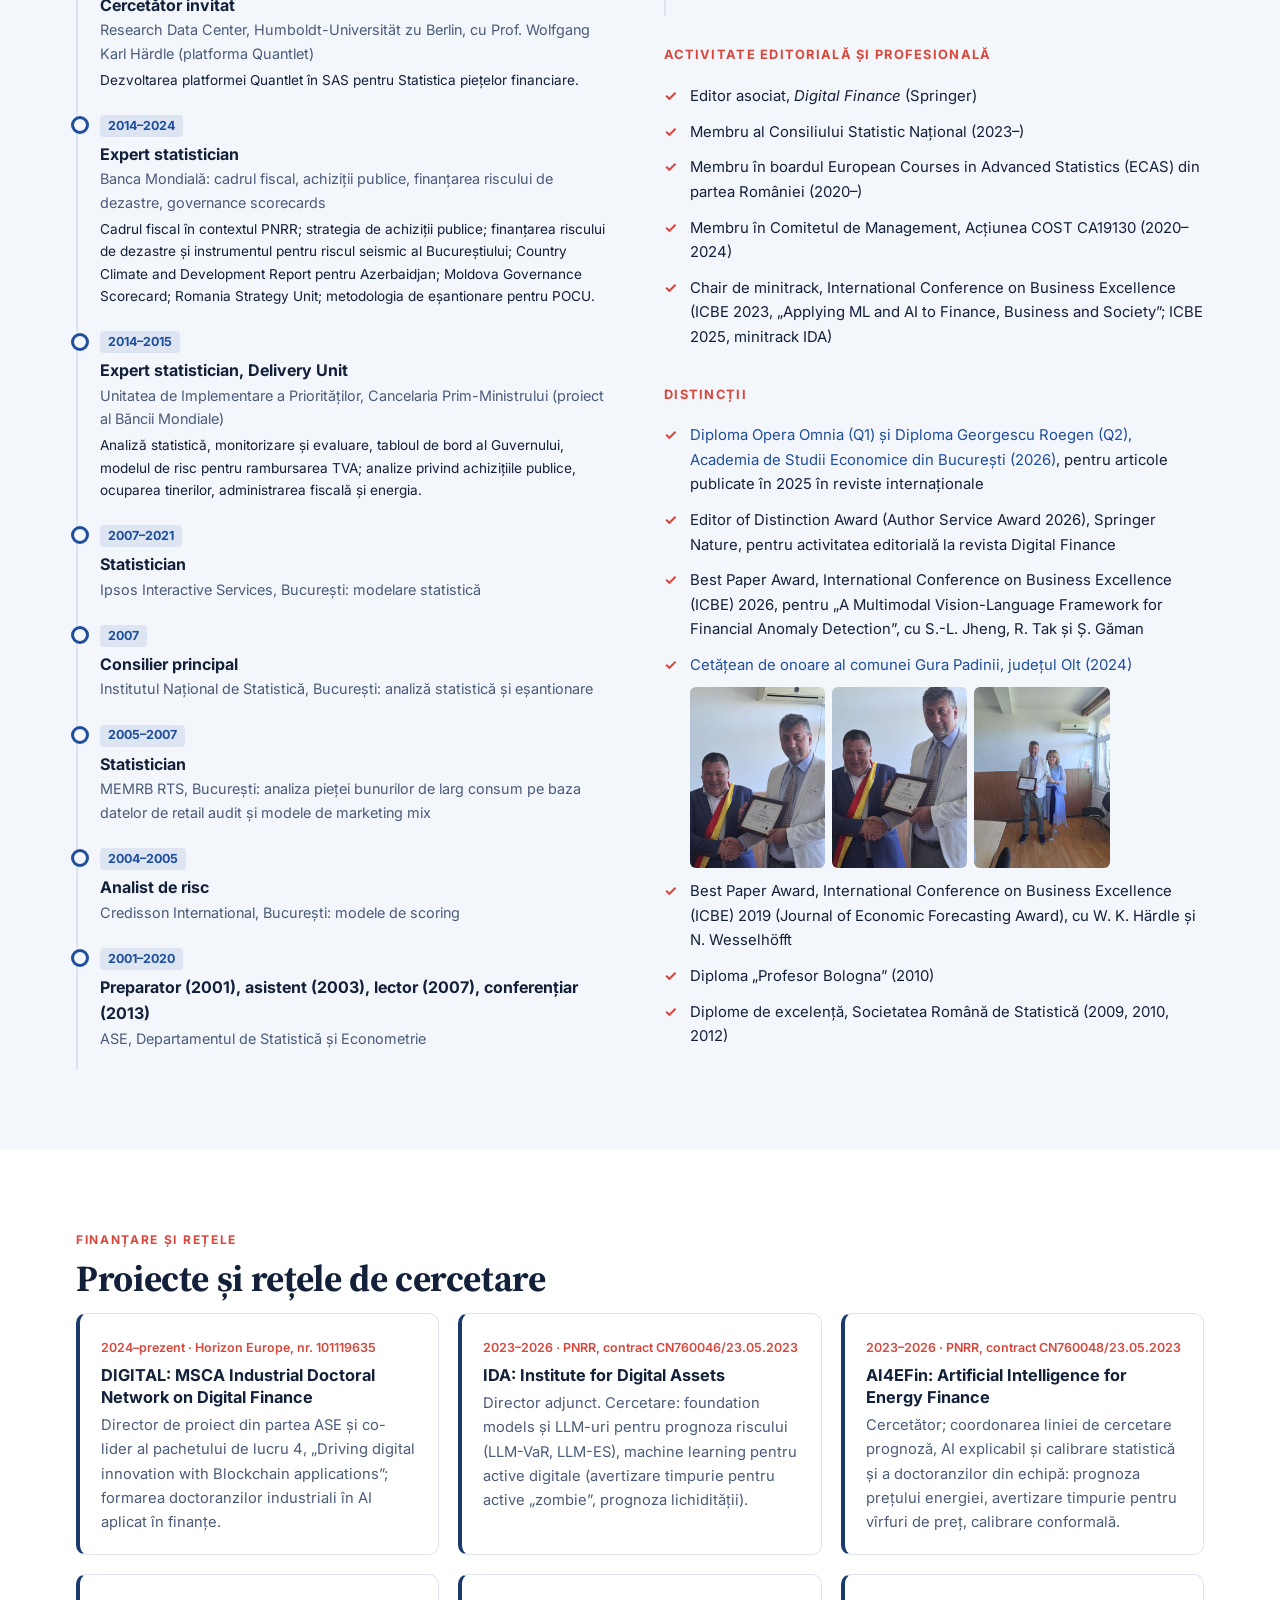
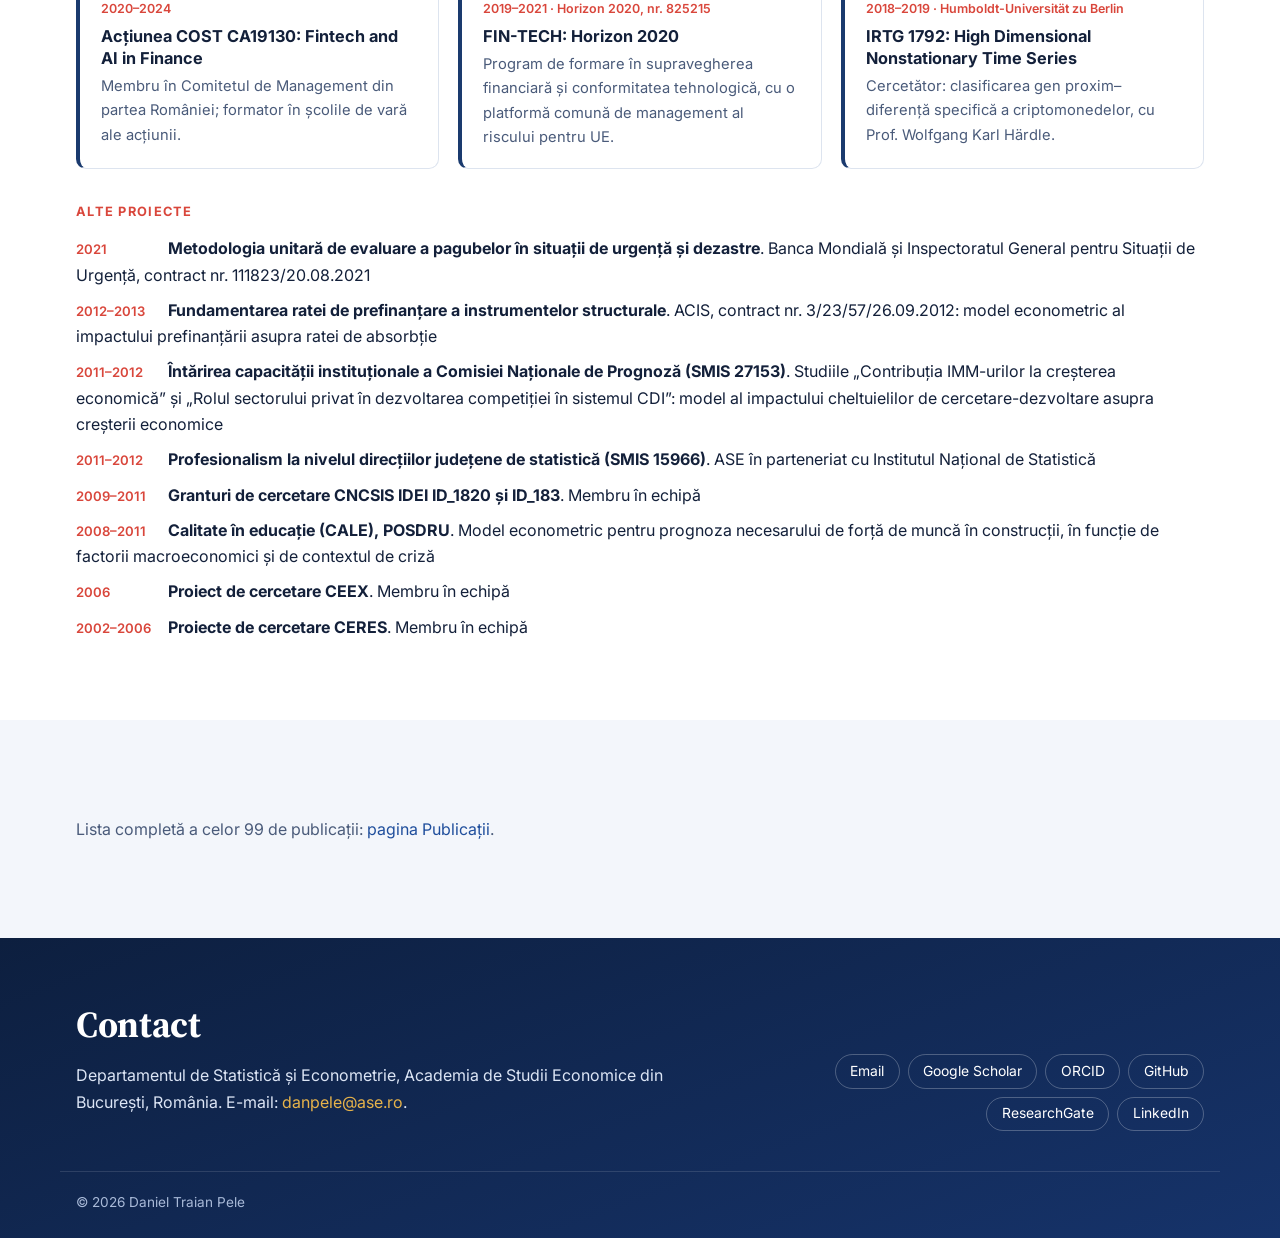
<file: cv_ro.html>
<!DOCTYPE html>
<html lang="ro" data-lang="ro"><head>
    <meta charset="UTF-8">
    <meta name="viewport" content="width=device-width, initial-scale=1.0">
    <title>Curriculum vitae · Daniel Traian Pele</title>
    <meta name="description" content="Curriculum vitae Daniel Traian Pele: poziții, educație, proiecte, activitate profesională, distincții și articole în reviste.">
    <meta name="author" content="Daniel Traian Pele">
    <link rel="canonical" href="https://danpele.github.io/cv_ro.html">
    <link rel="alternate" hreflang="en" href="https://danpele.github.io/cv.html">
    <link rel="alternate" hreflang="ro" href="https://danpele.github.io/cv_ro.html">
    <meta property="og:type" content="website">
    <meta property="og:title" content="Curriculum vitae · Daniel Traian Pele">
    <meta property="og:description" content="Curriculum vitae Daniel Traian Pele: poziții, educație, proiecte, activitate profesională, distincții și articole în reviste.">
    <meta property="og:url" content="https://danpele.github.io/cv_ro.html">
    <meta property="og:image" content="https://danpele.github.io/assets/og.jpg">
    <meta property="og:image:width" content="1200">
    <meta property="og:image:height" content="630">
    <meta property="og:locale" content="ro_RO">
    <meta name="twitter:card" content="summary_large_image">
    <link rel="icon" type="image/png" sizes="64x64" href="assets/favicon.png">
    <link rel="apple-touch-icon" href="assets/apple-touch-icon.png">
    <link rel="preconnect" href="https://fonts.googleapis.com">
    <link rel="preconnect" href="https://fonts.gstatic.com" crossorigin="">
    <link href="https://fonts.googleapis.com/css2?family=Inter:wght@400;500;600;700&amp;family=Source+Serif+4:opsz,wght@8..60,500;8..60,600;8..60,700&amp;display=swap" rel="stylesheet">
    <link rel="stylesheet" href="assets/style.css?v=41d4f184">
</head>
<body data-page="cv">
    <header class="topbar solid" id="topbar">
        <div class="wrap topbar-inner">
            <a class="brand" href="index_ro.html"><img src="assets/photo.jpg" alt=""><span>D. T. Pele</span></a>
            <nav class="nav" id="nav"><a href="index_ro.html">Acasă</a><a href="index_ro.html#themes">Cercetare</a><a href="index_ro.html#teaching">Cursuri</a><a href="publications_ro.html">Publicații</a><a href="talks_ro.html">Conferințe</a><a href="phd_ro.html">Doctoranzi</a><a href="cv_ro.html" aria-current="page" class="active">CV</a><a href="#contact">Contact</a></nav>
            <div class="lang" role="group" aria-label="Limba"><a href="cv_ro.html" hreflang="ro" id="lang-ro" aria-current="true">RO</a><a href="cv.html" hreflang="en" id="lang-en">EN</a></div>
        </div>
    </header>

    <section class="page-hero">
        <div class="wrap page-hero-inner">
            <a class="page-hero-person" id="page-person" href="index_ro.html"><img src="assets/photo.jpg" alt="" width="56" height="56"><span>Daniel Traian Pele</span></a>
            <h1 id="page-title">Curriculum vitae</h1>
            <p id="page-lead">Poziții, educație, proiecte, activitate profesională și distincții.</p>
            <figure class="motto" id="motto"><a class="motto-lamp" href="https://www.linkedin.com/posts/daniel-traian-pele_1-decembrie-ziua-na%C8%9Bional%C4%83-a-rom%C3%A2niei-share-7398786810773942272-Xl_a/" target="_blank" rel="noopener" title="Opaiț daco-roman din secolele II–IV, descoperit lângă Gura-Padinii (Romanați, astăzi Olt)"><img src="assets/opait.jpg" alt="Opaiț daco-roman din secolele II–IV, descoperit lângă Gura-Padinii (Romanați, astăzi Olt)" width="806" height="564"></a><div><blockquote lang="it">“Tristo è quel discepolo che non avanza il suo maestro.”</blockquote><p>Trist este discipolul care nu își depășește maestrul.</p><figcaption>— Leonardo da Vinci</figcaption></div></figure>
        </div>
    </section>

    <main>
        <section id="cvhead" class="section cvhead">
            <div class="wrap cvhead-inner">
                <p class="cv-contact" id="cv-contact">Profesor universitar, Academia de Studii Economice din București (ASE)<br>Cercetător Științific I (CS I), Institutul de Prognoză Economică (IPE), Academia Română<br><a href="mailto:danpele@ase.ro">danpele@ase.ro</a> · <a href="https://danpele.github.io">danpele.github.io</a> · ORCID 0000-0002-5891-5495</p>
                <a class="btn btn-solid" id="cv-pdf" href="assets/CV_Daniel_Traian_Pele_RO.pdf" download="" data-t="cvPdf">Descarcă CV-ul (PDF)</a>
            </div>
        </section>
        <section id="cv" class="section">
            <div class="wrap">
                <p class="kicker" data-t="cvKicker">Carieră</p>
                <h2 data-t="cv">Curriculum vitae</h2>
                <div class="cv-grid">
                    <div>
                        <h3 data-t="positions">Poziții</h3>
                        <ol class="timeline" id="positions"><li><span class="when">2022–</span><b>Cercetător Științific I (CS I)</b><span class="what">Institutul de Prognoză Economică (IPE), Academia Română</span><span class="desc">Coordonator al Departamentului Cercetare Economică Asistată de Calculator.</span></li><li><span class="when">2020–</span><b>Profesor universitar</b><span class="what">Academia de Studii Economice din București, Departamentul de Statistică și Econometrie</span><span class="desc">Cursuri: Statistică, Econometrie, Serii de timp, Statistica piețelor financiare, Modelarea avansată a seriilor de timp, Modelarea piețelor financiare; coordonarea lucrărilor de licență și a disertațiilor.</span></li><li><span class="when">2019–</span><b>Conducător de doctorat</b><span class="what">Școala Doctorală Cibernetică și Statistică Economică, ASE</span></li><li><span class="when">2018–2019</span><b>Cercetător, IRTG 1792 „High Dimensional Nonstationary Time Series”</b><span class="what">Humboldt-Universität zu Berlin, cu Prof. Wolfgang Karl Härdle</span></li><li><span class="when">2016–2020</span><b>Expert statistician</b><span class="what">Banca Europeană de Investiții, Comisia Europeană, Școala Națională de Studii Politice și Administrative</span><span class="desc">Metodologia de eșantionare pentru controlul ex-ante al achizițiilor publice (BEI); mecanismul de stabilire a salariului minim în România (Comisia Europeană, INCSMPS); standarde de cost pentru serviciile publice locale (SIPOCA 9).</span></li><li><span class="when">2014</span><b>Cercetător invitat</b><span class="what">Research Data Center, Humboldt-Universität zu Berlin, cu Prof. Wolfgang Karl Härdle (platforma Quantlet)</span><span class="desc">Dezvoltarea platformei Quantlet în SAS pentru Statistica piețelor financiare.</span></li><li><span class="when">2014–2024</span><b>Expert statistician</b><span class="what">Banca Mondială: cadrul fiscal, achiziții publice, finanțarea riscului de dezastre, governance scorecards</span><span class="desc">Cadrul fiscal în contextul PNRR; strategia de achiziții publice; finanțarea riscului de dezastre și instrumentul pentru riscul seismic al Bucureștiului; Country Climate and Development Report pentru Azerbaidjan; Moldova Governance Scorecard; Romania Strategy Unit; metodologia de eșantionare pentru POCU.</span></li><li><span class="when">2014–2015</span><b>Expert statistician, Delivery Unit</b><span class="what">Unitatea de Implementare a Priorităților, Cancelaria Prim-Ministrului (proiect al Băncii Mondiale)</span><span class="desc">Analiză statistică, monitorizare și evaluare, tabloul de bord al Guvernului, modelul de risc pentru rambursarea TVA; analize privind achizițiile publice, ocuparea tinerilor, administrarea fiscală și energia.</span></li><li><span class="when">2007–2021</span><b>Statistician</b><span class="what">Ipsos Interactive Services, București: modelare statistică</span></li><li><span class="when">2007</span><b>Consilier principal</b><span class="what">Institutul Național de Statistică, București: analiză statistică și eșantionare</span></li><li><span class="when">2005–2007</span><b>Statistician</b><span class="what">MEMRB RTS, București: analiza pieței bunurilor de larg consum pe baza datelor de retail audit și modele de marketing mix</span></li><li><span class="when">2004–2005</span><b>Analist de risc</b><span class="what">Credisson International, București: modele de scoring</span></li><li><span class="when">2001–2020</span><b>Preparator (2001), asistent (2003), lector (2007), conferențiar (2013)</b><span class="what">ASE, Departamentul de Statistică și Econometrie</span></li></ol>
                    </div>
                    <div>
                        <h3 data-t="education">Educație</h3>
                        <ol class="timeline" id="education"><li><span class="when">2019</span><b>Abilitare, Cibernetică și Statistică</b><span class="what">ASE. Teza: Metode statistice pentru piețele financiare</span></li><li><span class="when">2011</span><b>Bursă postdoctorală</b><span class="what">ICMA Centre, University of Reading, cu Emese Lazar: incertitudinea pe piețele de capital prin entropia informațională</span></li><li><span class="when">2010–2013</span><b>Cercetător postdoctoral</b><span class="what">ASE: predictibilitatea crizelor financiare</span></li><li><span class="when">2007</span><b>Doctor în Economie (Cibernetică și Statistică)</b><span class="what">ASE. Coordonator: Vergil Voineagu</span></li><li><span class="when">2002</span><b>Master în Statistică (Procese stocastice și statistică teoretică)</b><span class="what">Universitatea din București, Facultatea de Matematică. Coordonator: Monica Dumitrescu</span></li><li><span class="when">2000</span><b>Licență în Matematică (Studii avansate)</b><span class="what">Universitatea din București, Facultatea de Matematică. Coordonator: Anton Ștefănescu</span></li><li><span class="when">1992–1996</span><b>Studii liceale</b><span class="what">Colegiul Național „Alexandru Ioan Cuza” (fost Liceul Teoretic), Corabia, județul Olt</span></li></ol>
                        <h3 data-t="service">Activitate editorială și profesională</h3>
                        <ul class="ticks" id="service"><li>Editor asociat, <em>Digital Finance</em> (Springer)</li><li>Membru al Consiliului Statistic Național (2023–)</li><li>Membru în boardul European Courses in Advanced Statistics (ECAS) din partea României (2020–)</li><li>Membru în Comitetul de Management, Acțiunea COST CA19130 (2020–2024)</li><li>Chair de minitrack, International Conference on Business Excellence (ICBE 2023, „Applying ML and AI to Finance, Business and Society”; ICBE 2025, minitrack IDA)</li></ul>
                        <h3 data-t="awards">Distincții</h3>
                        <ul class="ticks" id="awards"><li><a href="https://lnkd.in/p/gnq44Gfv" target="_blank" rel="noopener">Diploma Opera Omnia (Q1) și Diploma Georgescu Roegen (Q2), Academia de Studii Economice din București (2026)</a>, pentru articole publicate în 2025 în reviste internaționale</li><li>Editor of Distinction Award (Author Service Award 2026), Springer Nature, pentru activitatea editorială la revista Digital Finance</li><li>Best Paper Award, International Conference on Business Excellence (ICBE) 2026, pentru „A Multimodal Vision-Language Framework for Financial Anomaly Detection”, cu S.-L. Jheng, R. Tak și Ș. Găman</li><li><a href="https://lnkd.in/p/dWUSnViU" target="_blank" rel="noopener">Cetățean de onoare al comunei Gura Padinii, județul Olt (2024)</a><span class="news-pics" style="max-width:420px"><a href="assets/a_gura_1.jpg" target="_blank" rel="noopener"><img src="assets/a_gura_1.jpg" alt="" width="480" height="640" loading="lazy" style="aspect-ratio:3/4"></a><a href="assets/a_gura_2.jpg" target="_blank" rel="noopener"><img src="assets/a_gura_2.jpg" alt="" width="480" height="640" loading="lazy" style="aspect-ratio:3/4"></a><a href="assets/a_gura_3.jpg" target="_blank" rel="noopener"><img src="assets/a_gura_3.jpg" alt="" width="480" height="640" loading="lazy" style="aspect-ratio:3/4"></a></span></li><li>Best Paper Award, International Conference on Business Excellence (ICBE) 2019 (Journal of Economic Forecasting Award), cu W. K. Härdle și N. Wesselhöfft</li><li>Diploma „Profesor Bologna” (2010)</li><li>Diplome de excelență, Societatea Română de Statistică (2009, 2010, 2012)</li></ul>
                    </div>
                </div>
            </div>
        </section>
        <section id="research" class="section">
            <div class="wrap">
                <p class="kicker" data-t="researchKicker">Finanțare și rețele</p>
                <h2 data-t="research">Proiecte și rețele de cercetare</h2>
                <div class="projects" id="projects"><a class="project" href="https://www.digital-finance-msca.com" target="_blank" rel="noopener"><span class="meta">2024–prezent · Horizon Europe, nr. 101119635</span><h4>DIGITAL: MSCA Industrial Doctoral Network on Digital Finance</h4><p>Director de proiect din partea ASE și co-lider al pachetului de lucru 4, „Driving digital innovation with Blockchain applications”; formarea doctoranzilor industriali în AI aplicat în finanțe.</p></a><a class="project" href="https://www.theida.net" target="_blank" rel="noopener"><span class="meta">2023–2026 · PNRR, contract CN760046/23.05.2023</span><h4>IDA: Institute for Digital Assets</h4><p>Director adjunct. Cercetare: foundation models și LLM-uri pentru prognoza riscului (LLM-VaR, LLM-ES), machine learning pentru active digitale (avertizare timpurie pentru active „zombie”, prognoza lichidității).</p></a><a class="project" href="https://www.ai4efin.ase.ro" target="_blank" rel="noopener"><span class="meta">2023–2026 · PNRR, contract CN760048/23.05.2023</span><h4>AI4EFin: Artificial Intelligence for Energy Finance</h4><p>Cercetător; coordonarea liniei de cercetare prognoză, AI explicabil și calibrare statistică și a doctoranzilor din echipă: prognoza prețului energiei, avertizare timpurie pentru vîrfuri de preț, calibrare conformală.</p></a><a class="project" href="https://www.cost.eu/actions/CA19130/" target="_blank" rel="noopener"><span class="meta">2020–2024</span><h4>Acțiunea COST CA19130: Fintech and AI in Finance</h4><p>Membru în Comitetul de Management din partea României; formator în școlile de vară ale acțiunii.</p></a><div class="project"><span class="meta">2019–2021 · Horizon 2020, nr. 825215</span><h4>FIN-TECH: Horizon 2020</h4><p>Program de formare în supravegherea financiară și conformitatea tehnologică, cu o platformă comună de management al riscului pentru UE.</p></div><div class="project"><span class="meta">2018–2019 · Humboldt-Universität zu Berlin</span><h4>IRTG 1792: High Dimensional Nonstationary Time Series</h4><p>Cercetător: clasificarea gen proxim–diferență specifică a criptomonedelor, cu Prof. Wolfgang Karl Härdle.</p></div></div><h3 class="cv-sec more-proj">Alte proiecte</h3><ul class="more-projects"><li><span class="meta">2021</span> <b>Metodologia unitară de evaluare a pagubelor în situații de urgență și dezastre</b>. Banca Mondială și Inspectoratul General pentru Situații de Urgență, contract nr. 111823/20.08.2021</li><li><span class="meta">2012–2013</span> <b>Fundamentarea ratei de prefinanțare a instrumentelor structurale</b>. ACIS, contract nr. 3/23/57/26.09.2012: model econometric al impactului prefinanțării asupra ratei de absorbție</li><li><span class="meta">2011–2012</span> <b>Întărirea capacității instituționale a Comisiei Naționale de Prognoză (SMIS 27153)</b>. Studiile „Contribuția IMM-urilor la creșterea economică” și „Rolul sectorului privat în dezvoltarea competiției în sistemul CDI”: model al impactului cheltuielilor de cercetare-dezvoltare asupra creșterii economice</li><li><span class="meta">2011–2012</span> <b>Profesionalism la nivelul direcțiilor județene de statistică (SMIS 15966)</b>. ASE în parteneriat cu Institutul Național de Statistică</li><li><span class="meta">2009–2011</span> <b>Granturi de cercetare CNCSIS IDEI ID_1820 și ID_183</b>. Membru în echipă</li><li><span class="meta">2008–2011</span> <b>Calitate în educație (CALE), POSDRU</b>. Model econometric pentru prognoza necesarului de forță de muncă în construcții, în funcție de factorii macroeconomici și de contextul de criză</li><li><span class="meta">2006</span> <b>Proiect de cercetare CEEX</b>. Membru în echipă</li><li><span class="meta">2002–2006</span> <b>Proiecte de cercetare CERES</b>. Membru în echipă</li></ul>
            </div>
        </section>
        <section id="cvpubs" class="section">
            <div class="wrap">
                <p class="muted" id="cv-pubs-note">Lista completă a celor 99 de publicații: <a href="publications_ro.html">pagina Publicații</a>.</p>
            </div>
        </section>
    </main>

    <footer class="footer" id="contact">
        <div class="wrap footer-grid">
            <div>
                <h2 data-t="contact">Contact</h2>
                <p id="contact-text">Departamentul de Statistică și Econometrie, Academia de Studii Economice din București, România. E-mail: <a href="mailto:danpele@ase.ro">danpele@ase.ro</a>.</p>
            </div>
            <div class="footer-links" id="footer-links"><a href="mailto:danpele@ase.ro">Email</a><a href="https://scholar.google.com/citations?user=8dmnNZ4AAAAJ" target="_blank" rel="noopener">Google Scholar</a><a href="https://orcid.org/0000-0002-5891-5495" target="_blank" rel="noopener">ORCID</a><a href="https://github.com/danpele" target="_blank" rel="noopener">GitHub</a><a href="https://www.researchgate.net/profile/Daniel_Traian_Pele" target="_blank" rel="noopener">ResearchGate</a><a href="https://www.linkedin.com/in/daniel-traian-pele-4a73a49/" target="_blank" rel="noopener">LinkedIn</a></div>
        </div>
        <div class="wrap copyright" id="footer">© 2026 Daniel Traian Pele</div>
    </footer>

    <script src="assets/pubs.js?v=2d4936ce"></script>
    <script src="assets/content.js?v=676acd41"></script>
    <script src="assets/viz.js?v=cdb03537"></script>
    <script src="assets/app.js?v=12d5d4a4"></script>


</body></html>
</file>
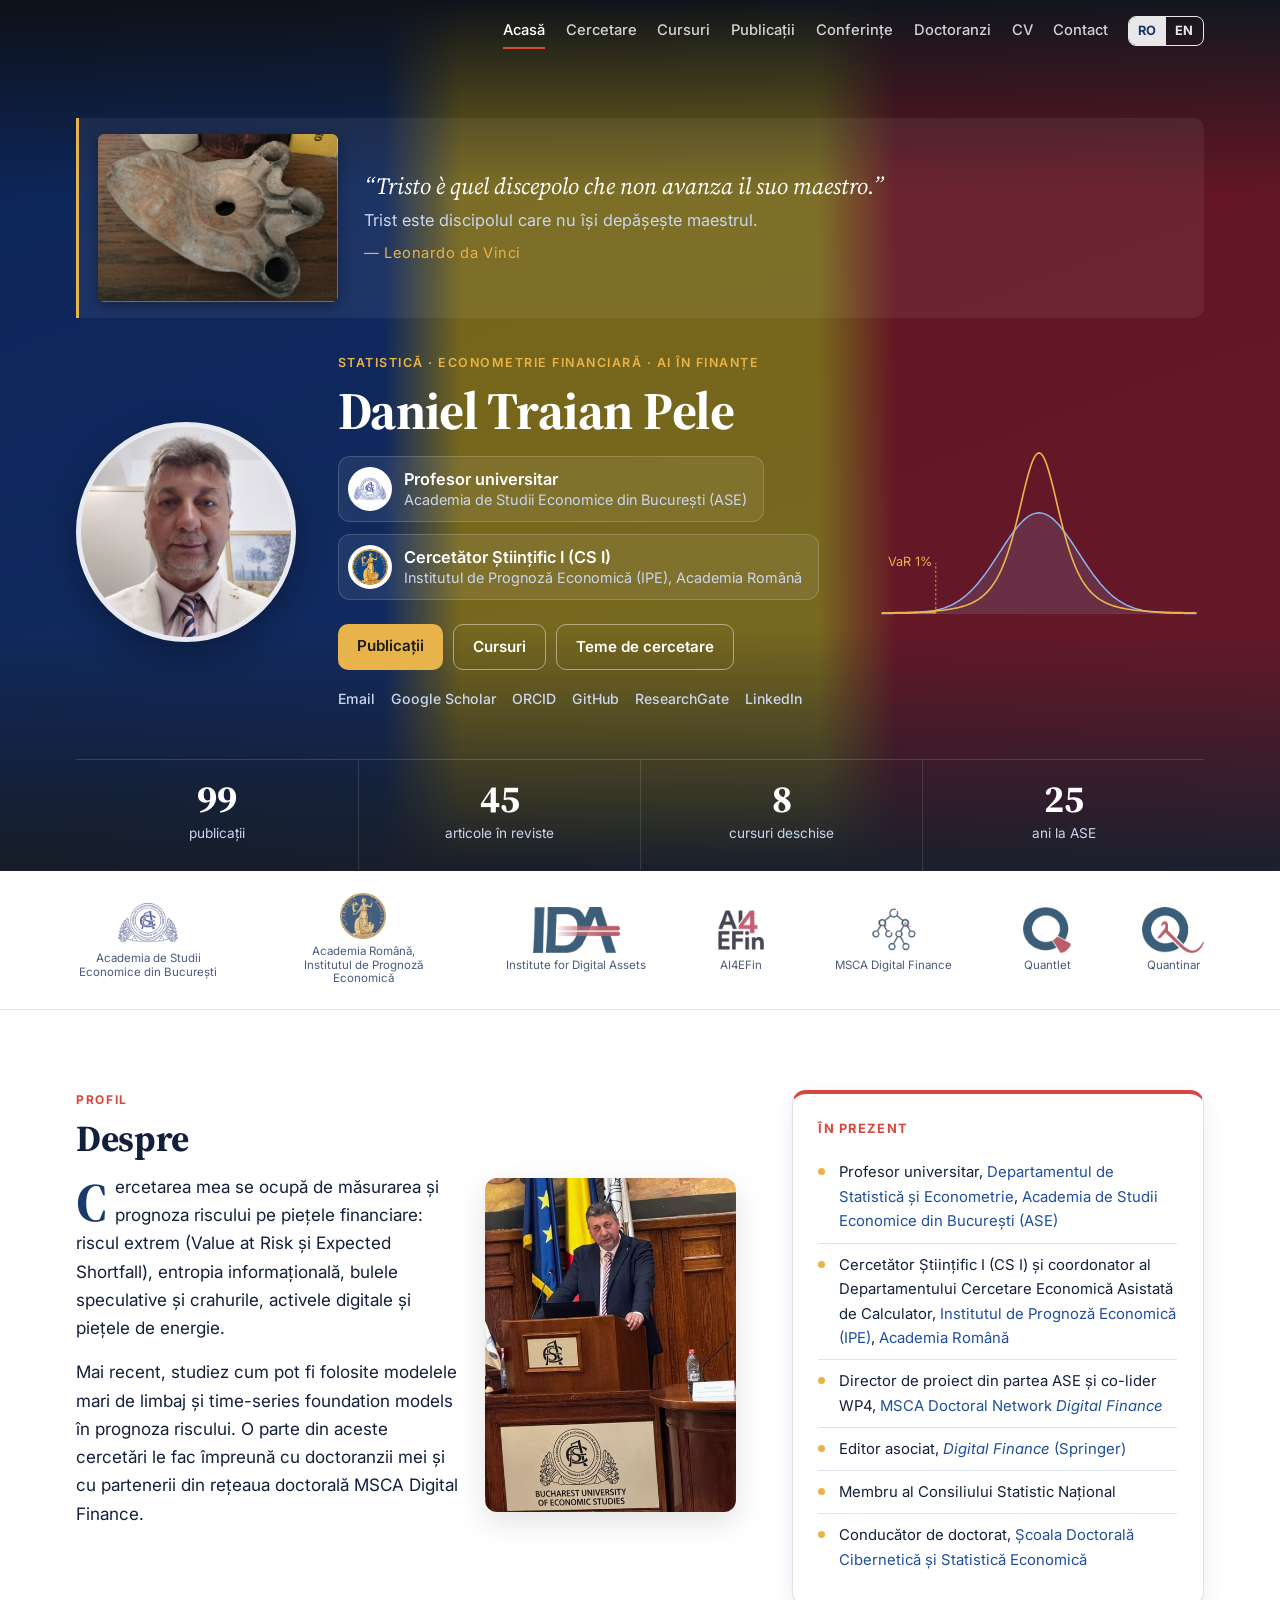
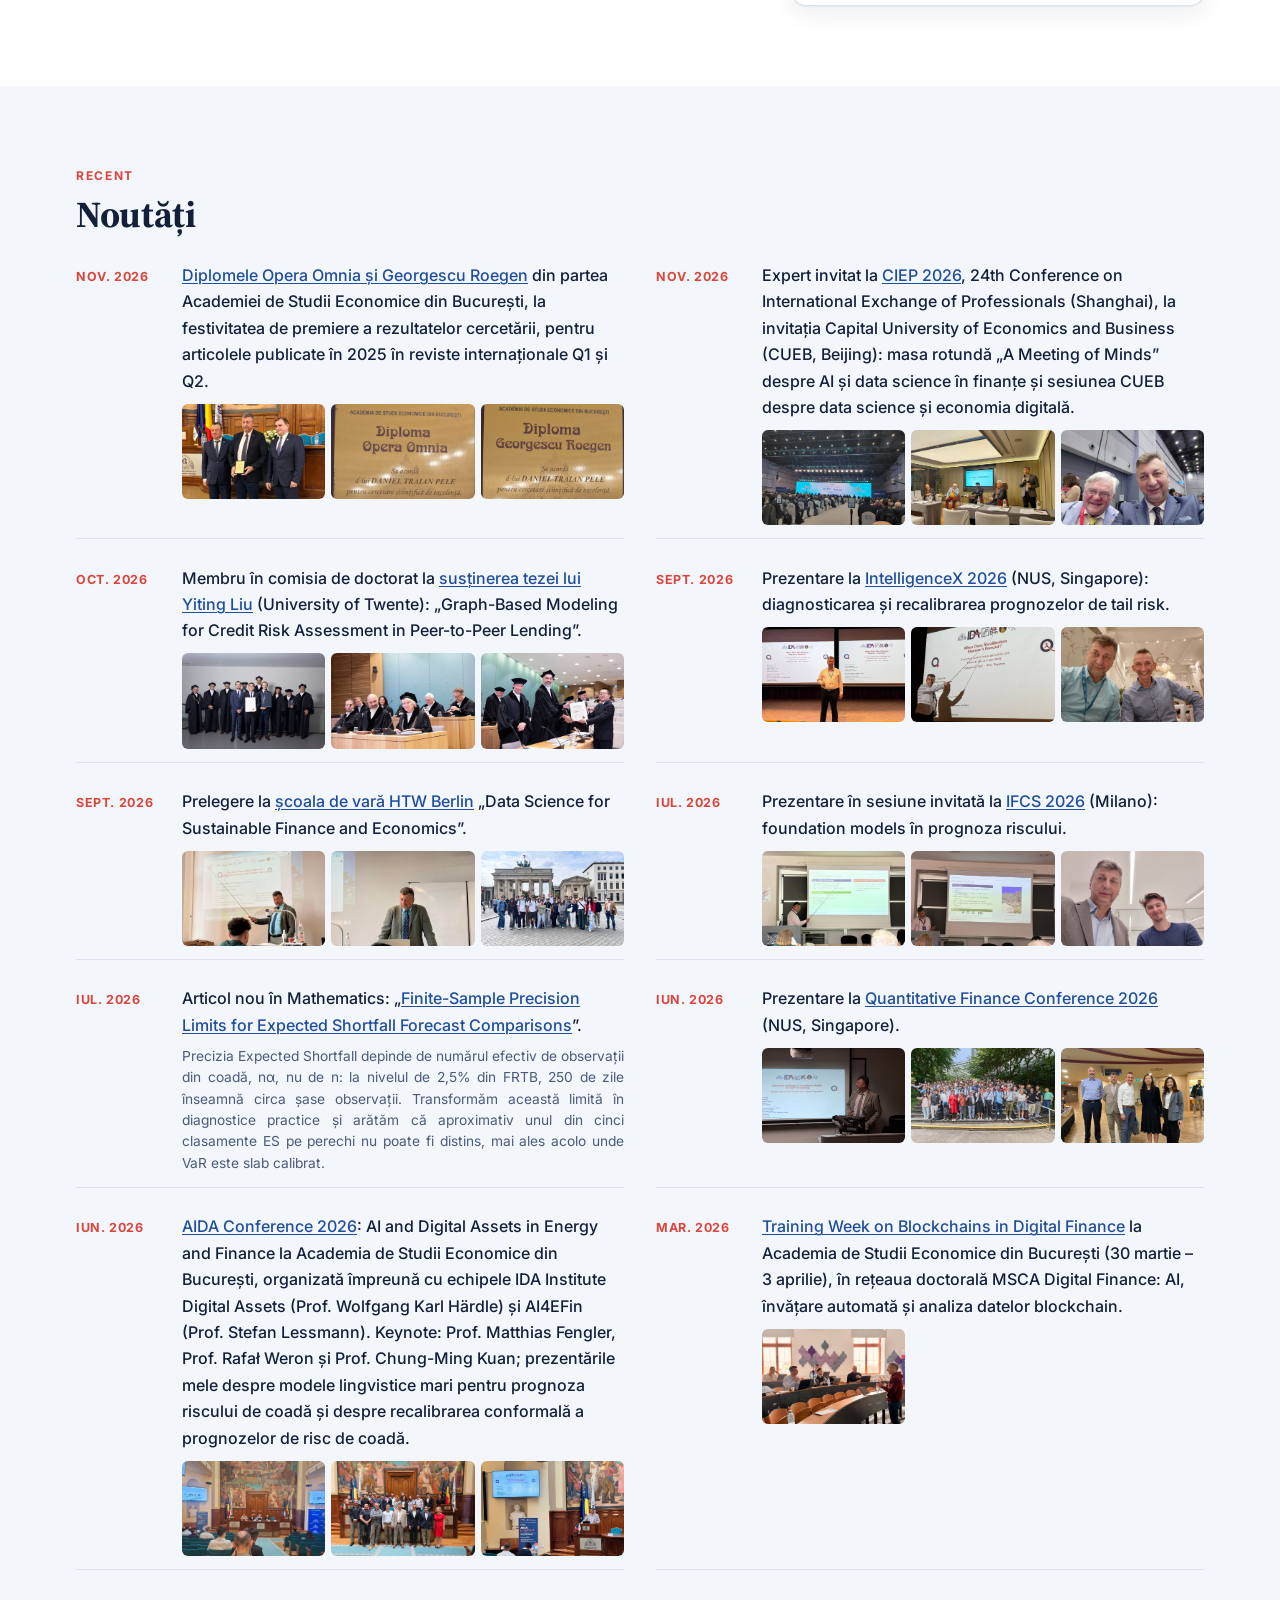
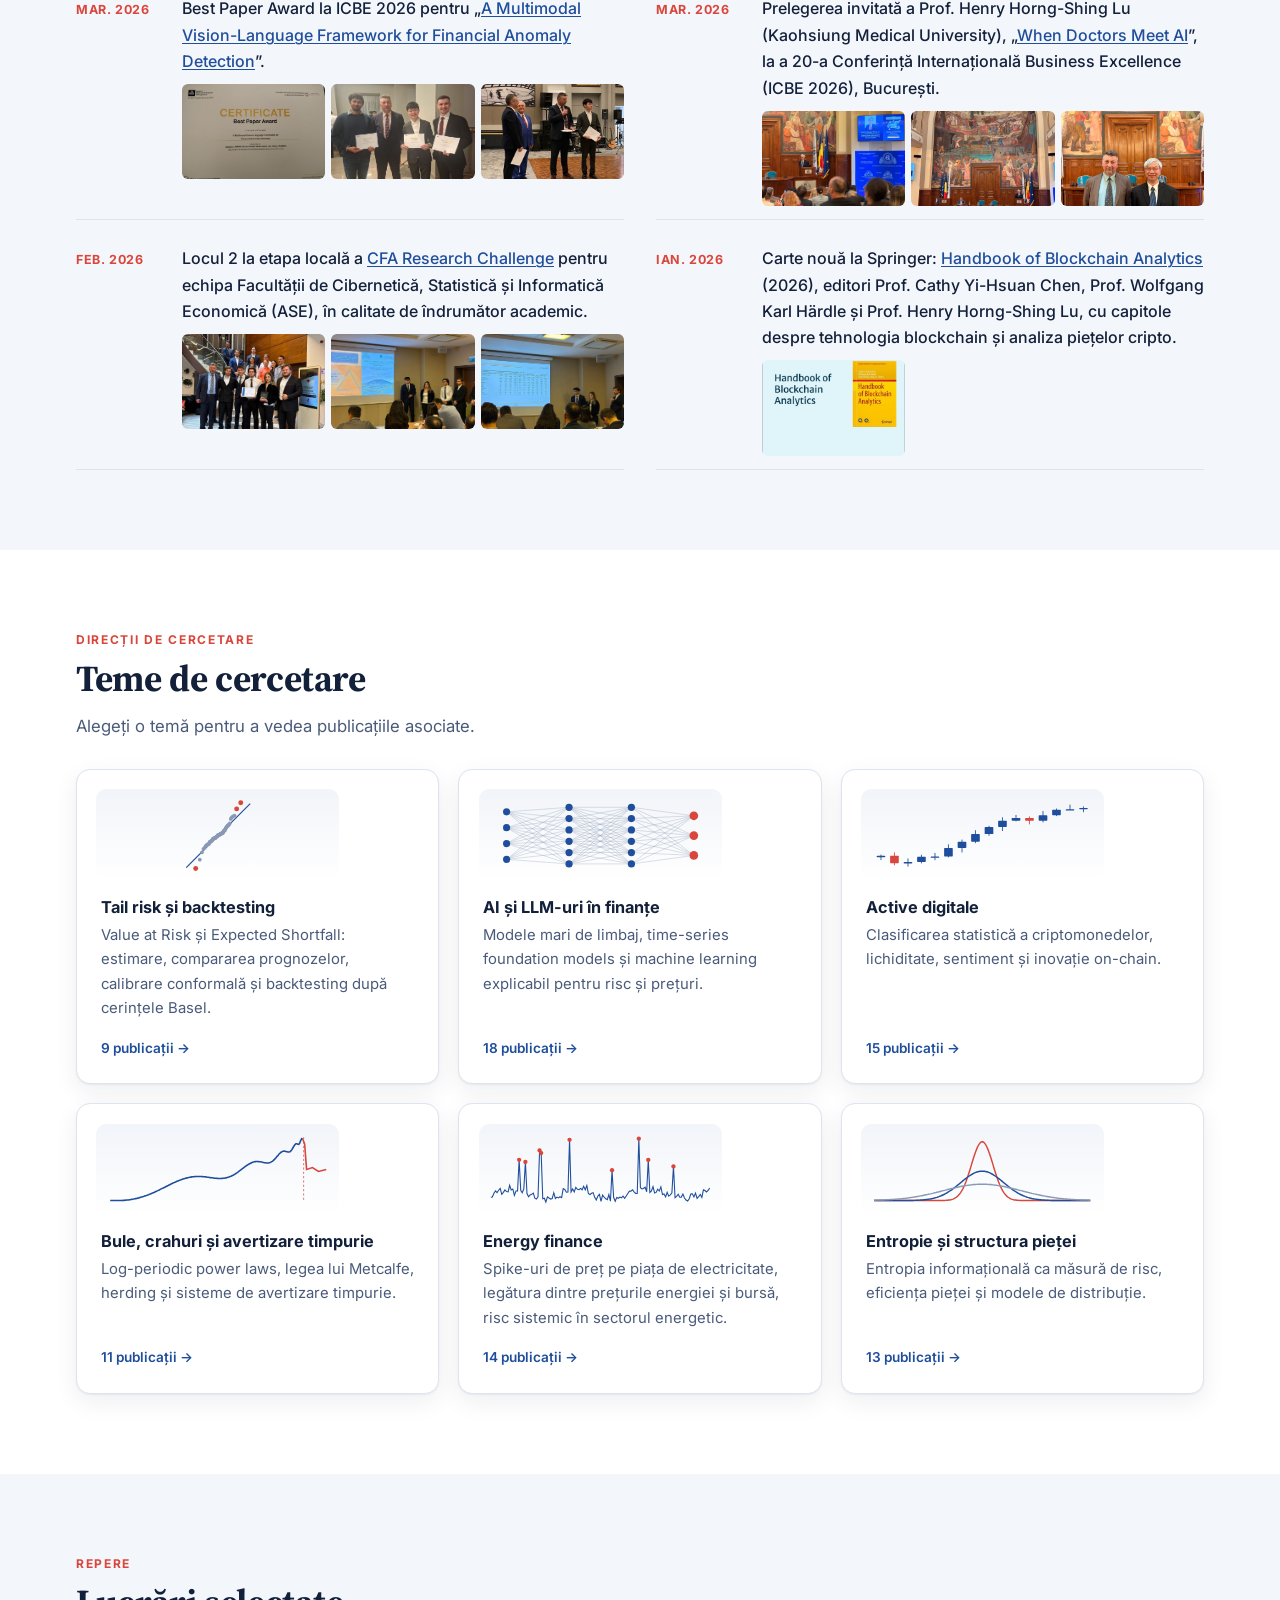
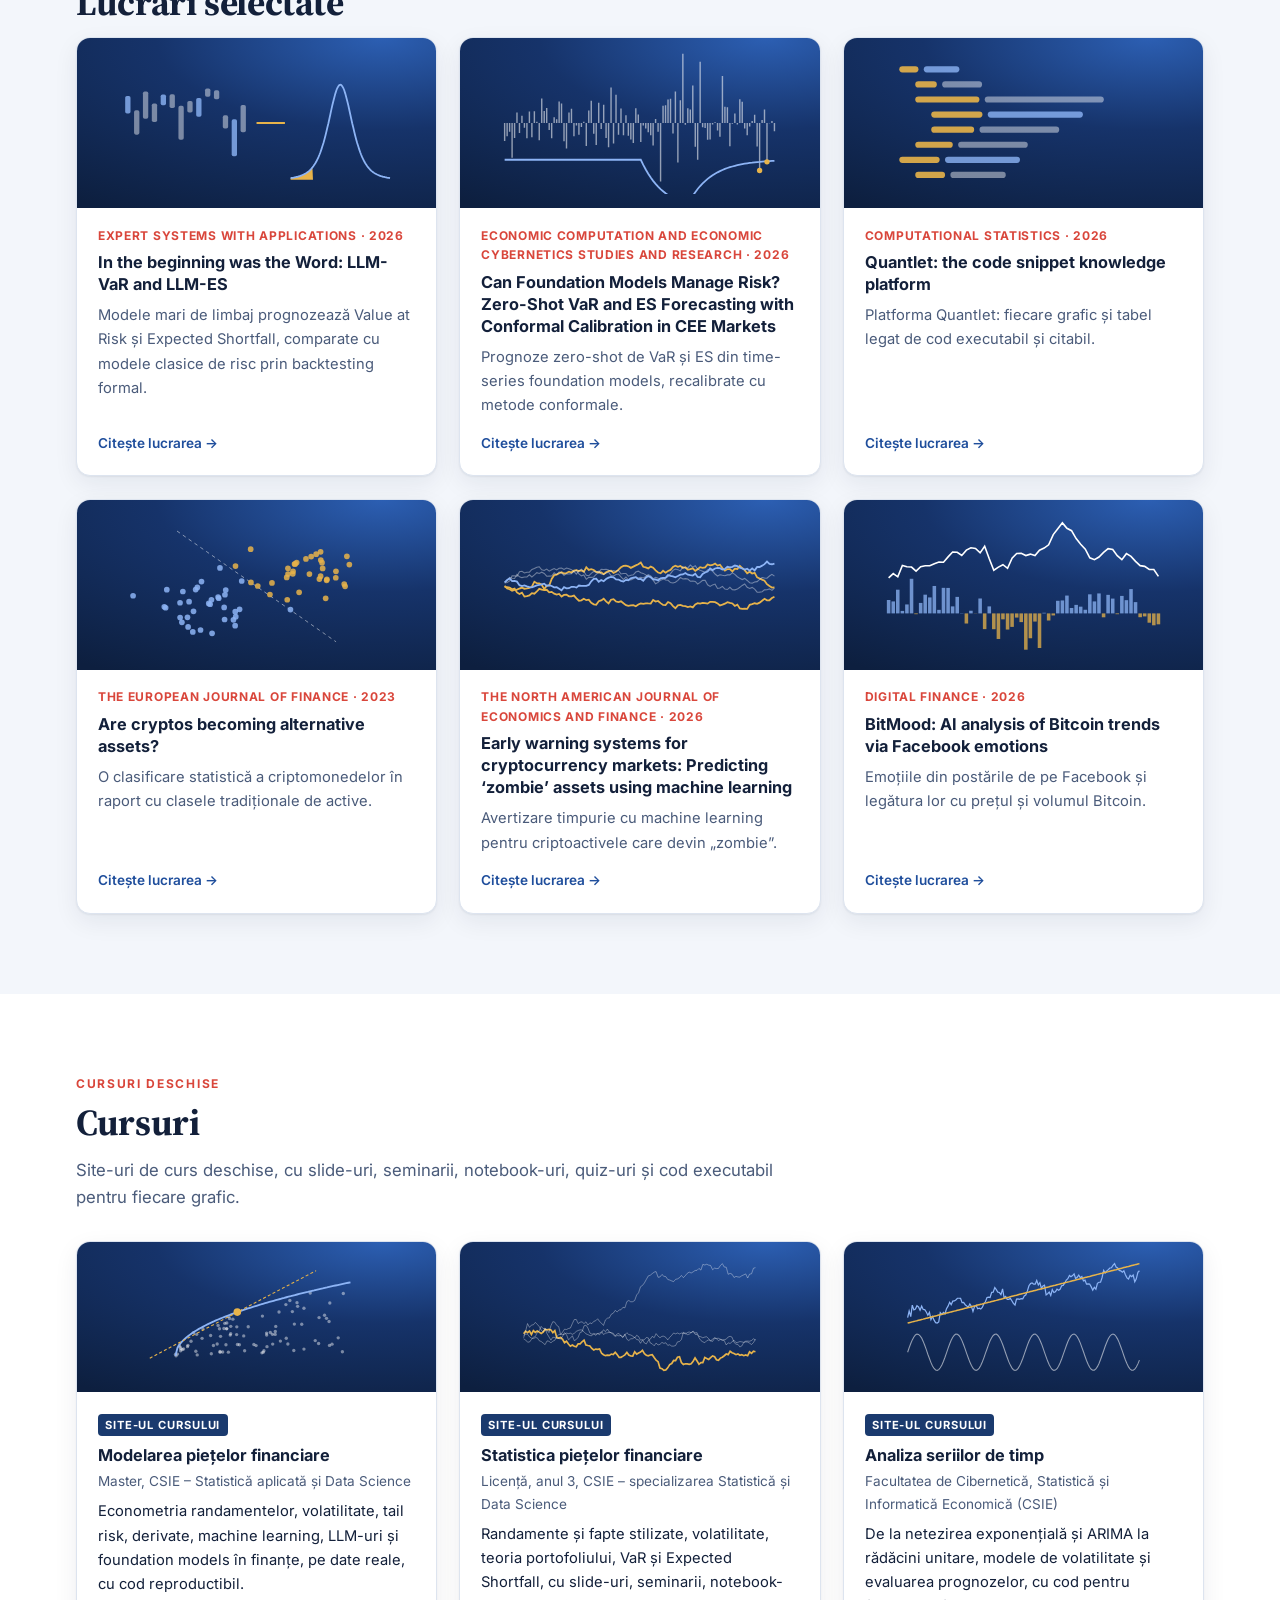
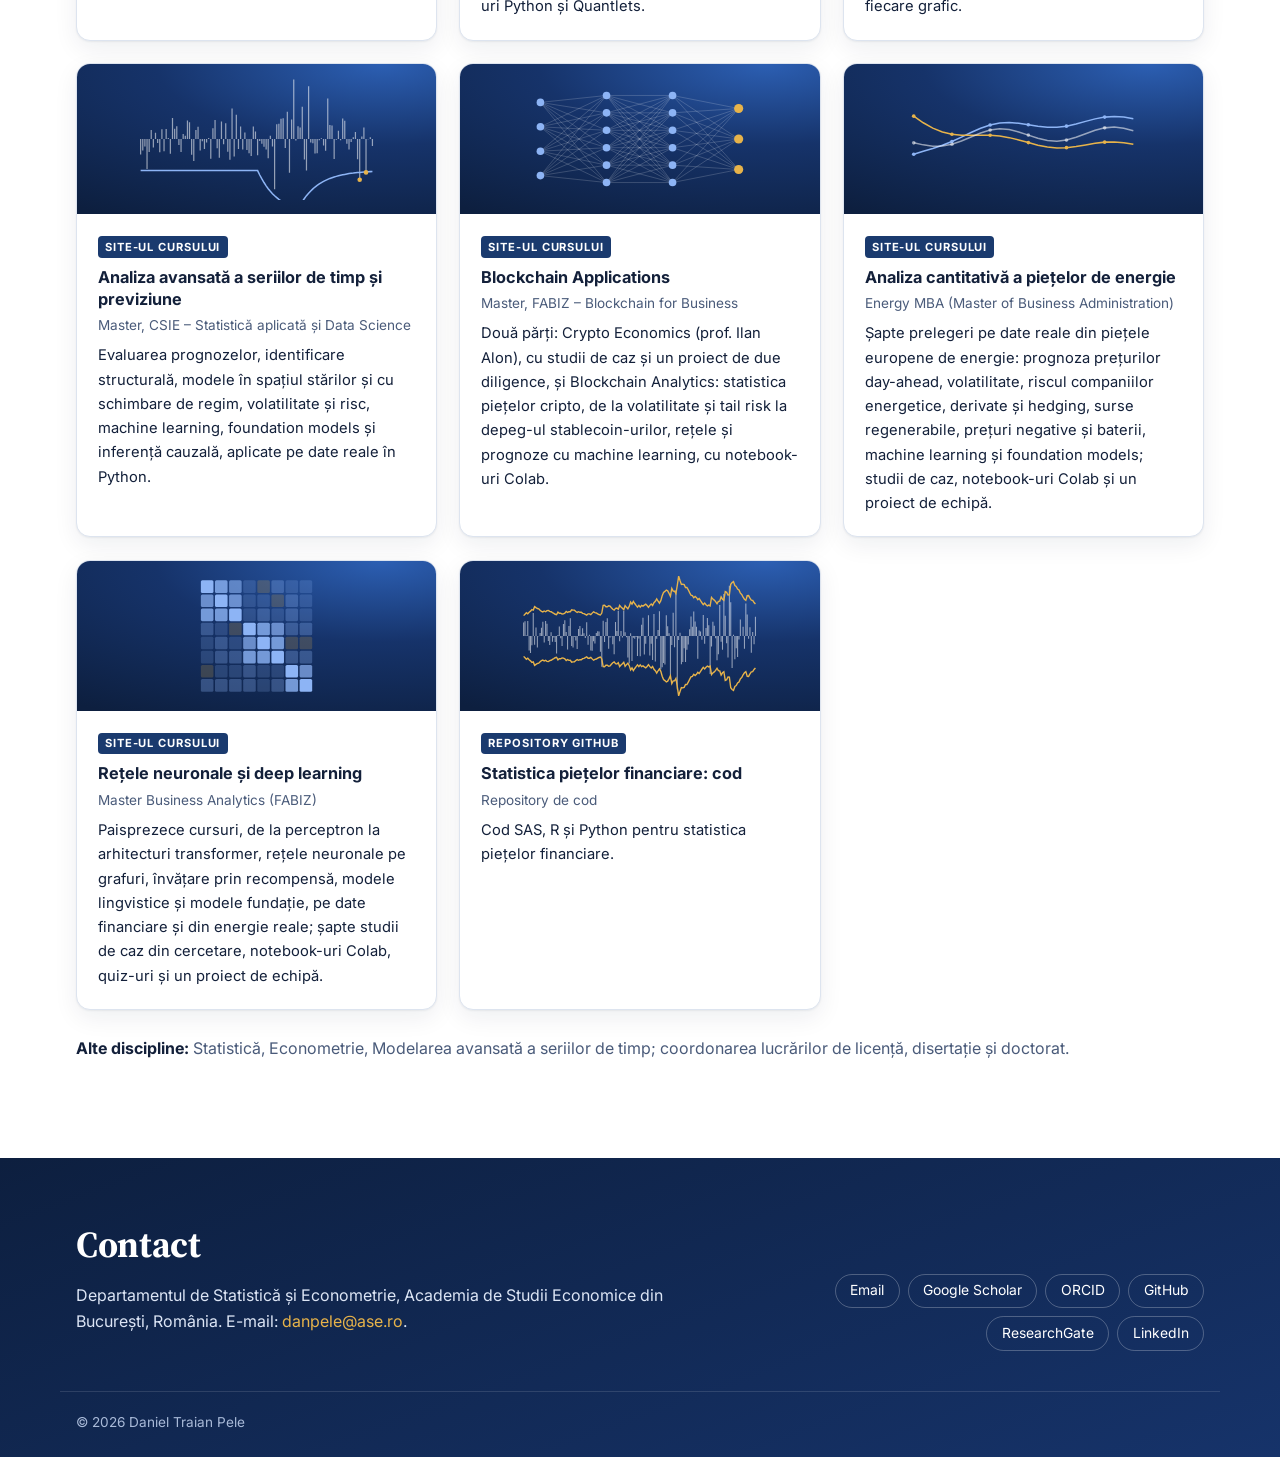
<file: index_ro.html>
<!DOCTYPE html>
<html lang="ro" data-lang="ro"><head>
    <meta charset="UTF-8">
    <meta name="viewport" content="width=device-width, initial-scale=1.0">
    <title>Daniel Traian Pele</title>
    <meta name="description" content="Daniel Traian Pele, profesor universitar la Academia de Studii Economice din București și Cercetător Științific I la Institutul de Prognoză Economică al Academiei Române: cercetare, cursuri, publicații și CV.">
    <meta name="author" content="Daniel Traian Pele">
    <link rel="canonical" href="https://danpele.github.io/index_ro.html">
    <link rel="alternate" hreflang="en" href="https://danpele.github.io/">
    <link rel="alternate" hreflang="ro" href="https://danpele.github.io/index_ro.html">
    <meta property="og:type" content="profile">
    <meta property="og:title" content="Daniel Traian Pele">
    <meta property="og:description" content="Daniel Traian Pele, profesor universitar la Academia de Studii Economice din București și Cercetător Științific I la Institutul de Prognoză Economică al Academiei Române: cercetare, cursuri, publicații și CV.">
    <meta property="og:url" content="https://danpele.github.io/index_ro.html">
    <meta property="og:image" content="https://danpele.github.io/assets/og.jpg">
    <meta property="og:image:width" content="1200">
    <meta property="og:image:height" content="630">
    <meta property="og:locale" content="ro_RO">
    <meta name="twitter:card" content="summary_large_image">
    <link rel="icon" type="image/png" sizes="64x64" href="assets/favicon.png">
    <link rel="apple-touch-icon" href="assets/apple-touch-icon.png">
    <link rel="preconnect" href="https://fonts.googleapis.com">
    <link rel="preconnect" href="https://fonts.gstatic.com" crossorigin="">
    <link href="https://fonts.googleapis.com/css2?family=Inter:wght@400;500;600;700&amp;family=Source+Serif+4:opsz,wght@8..60,500;8..60,600;8..60,700&amp;display=swap" rel="stylesheet">
    <link rel="stylesheet" href="assets/style.css?v=41d4f184">
    <script type="application/ld+json">{"@context": "https://schema.org", "@type": "Person", "name": "Daniel Traian Pele", "url": "https://danpele.github.io/", "image": "https://danpele.github.io/assets/photo.jpg", "email": "mailto:danpele@ase.ro", "jobTitle": ["Professor", "Senior Researcher I"], "affiliation": [{"@type": "CollegeOrUniversity", "name": "Bucharest University of Economic Studies", "url": "https://www.ase.ro"}, {"@type": "ResearchOrganization", "name": "Institute for Economic Forecasting, Romanian Academy", "url": "https://ipe.ro"}], "sameAs": ["https://scholar.google.com/citations?user=8dmnNZ4AAAAJ", "https://orcid.org/0000-0002-5891-5495", "https://github.com/danpele", "https://www.researchgate.net/profile/Daniel_Traian_Pele", "https://www.linkedin.com/in/daniel-traian-pele-4a73a49/"], "knowsAbout": ["Financial econometrics", "Value at Risk", "Expected Shortfall", "Digital assets", "Machine learning in finance", "Large language models"]}</script>
</head>
<body data-page="home">
    <header class="topbar" id="topbar">
        <div class="wrap topbar-inner">
            <a class="brand" href="index_ro.html"><img src="assets/photo.jpg" alt=""><span>D. T. Pele</span></a>
            <nav class="nav" id="nav"><a href="index_ro.html" aria-current="page" class="active">Acasă</a><a href="#themes">Cercetare</a><a href="#teaching">Cursuri</a><a href="publications_ro.html">Publicații</a><a href="talks_ro.html">Conferințe</a><a href="phd_ro.html">Doctoranzi</a><a href="cv_ro.html">CV</a><a href="#contact">Contact</a></nav>
            <div class="lang" role="group" aria-label="Limba"><a href="index_ro.html" hreflang="ro" id="lang-ro" aria-current="true">RO</a><a href="index.html" hreflang="en" id="lang-en">EN</a></div>
        </div>
    </header>

    <section class="hero" id="top">
        <div class="wrap"><figure class="motto" id="motto"><a class="motto-lamp" href="https://www.linkedin.com/posts/daniel-traian-pele_1-decembrie-ziua-na%C8%9Bional%C4%83-a-rom%C3%A2niei-share-7398786810773942272-Xl_a/" target="_blank" rel="noopener" title="Opaiț daco-roman din secolele II–IV, descoperit lângă Gura-Padinii (Romanați, astăzi Olt)"><img src="assets/opait.jpg" alt="Opaiț daco-roman din secolele II–IV, descoperit lângă Gura-Padinii (Romanați, astăzi Olt)" width="806" height="564"></a><div><blockquote lang="it">“Tristo è quel discepolo che non avanza il suo maestro.”</blockquote><p>Trist este discipolul care nu își depășește maestrul.</p><figcaption>— Leonardo da Vinci</figcaption></div></figure></div>
        <div class="wrap hero-inner">
            <div class="hero-photo"><img src="assets/photo.jpg" alt="Daniel Traian Pele" width="220" height="220"></div>
            <div class="hero-text">
                <p class="eyebrow" id="eyebrow"><span class="seg">Statistică</span> · <span class="seg">Econometrie financiară</span> · <span class="seg">AI în finanțe</span></p>
                <h1>Daniel Traian Pele</h1>
                <div class="roles" id="roles"><a class="role" href="https://www.ase.ro" target="_blank" rel="noopener"><img src="assets/logo_ase.png" alt=""><span><b>Profesor universitar</b>Academia de Studii Economice din București (ASE)</span></a><a class="role" href="https://ipe.ro" target="_blank" rel="noopener"><img src="assets/logo_acad.png" alt=""><span><b>Cercetător Științific I (CS I)</b>Institutul de Prognoză Economică (IPE), Academia Română</span></a></div>
                <div class="cta" id="cta"><a class="btn btn-solid" href="publications_ro.html">Publicații</a><a class="btn btn-ghost" href="#teaching">Cursuri</a><a class="btn btn-ghost" href="#themes">Teme de cercetare</a></div>
                <div class="links" id="links"><a href="mailto:danpele@ase.ro">Email</a><a href="https://scholar.google.com/citations?user=8dmnNZ4AAAAJ" target="_blank" rel="noopener">Google Scholar</a><a href="https://orcid.org/0000-0002-5891-5495" target="_blank" rel="noopener">ORCID</a><a href="https://github.com/danpele" target="_blank" rel="noopener">GitHub</a><a href="https://www.researchgate.net/profile/Daniel_Traian_Pele" target="_blank" rel="noopener">ResearchGate</a><a href="https://www.linkedin.com/in/daniel-traian-pele-4a73a49/" target="_blank" rel="noopener">LinkedIn</a></div>
            </div>
            <div class="hero-viz" id="hero-viz"><svg class="viz " viewBox="0 0 440 250" preserveAspectRatio="xMidYMid meet" aria-hidden="true"><line x1="10" x2="430" y1="234" y2="234" stroke="rgba(255,255,255,0.10)" stroke-width="1"></line><path d="M10.0 234.0 L12.1 233.9 L14.2 233.9 L16.3 233.9 L18.4 233.9 L20.5 233.9 L22.6 233.9 L24.7 233.9 L26.8 233.8 L28.9 233.8 L31.0 233.8 L33.1 233.8 L35.2 233.7 L37.3 233.7 L39.4 233.6 L41.5 233.6 L43.6 233.5 L45.7 233.5 L47.8 233.4 L49.9 233.3 L52.0 233.2 L54.1 233.1 L56.2 233.0 L58.3 232.8 L60.4 232.7 L62.5 232.5 L64.6 232.3 L66.7 232.1 L68.8 231.9 L70.9 231.6 L73.0 231.3 L75.1 231.0 L77.2 230.7 L79.3 230.3 L81.4 229.9 L83.5 229.4 L85.6 228.9 L87.7 228.4 L89.8 227.8 L91.9 227.2 L94.0 226.5 L96.1 225.7 L98.2 224.9 L100.3 224.0 L102.4 223.1 L104.5 222.1 L106.6 221.0 L108.7 219.8 L110.8 218.6 L112.9 217.2 L115.0 215.8 L117.1 214.3 L119.2 212.8 L121.3 211.1 L123.4 209.3 L125.5 207.4 L127.6 205.5 L129.7 203.4 L131.8 201.3 L133.9 199.0 L136.0 196.7 L138.1 194.3 L140.2 191.7 L142.3 189.1 L144.4 186.4 L146.5 183.6 L148.6 180.8 L150.7 177.8 L152.8 174.9 L154.9 171.8 L157.0 168.7 L159.1 165.5 L161.2 162.3 L163.3 159.1 L165.4 155.9 L167.5 152.6 L169.6 149.4 L171.7 146.1 L173.8 142.9 L175.9 139.7 L178.0 136.6 L180.1 133.5 L182.2 130.5 L184.3 127.5 L186.4 124.7 L188.5 121.9 L190.6 119.3 L192.7 116.8 L194.8 114.4 L196.9 112.2 L199.0 110.1 L201.1 108.2 L203.2 106.5 L205.3 105.0 L207.4 103.6 L209.5 102.5 L211.6 101.5 L213.7 100.8 L215.8 100.2 L217.9 99.9 L220.0 99.8 L222.1 99.9 L224.2 100.2 L226.3 100.8 L228.4 101.5 L230.5 102.5 L232.6 103.6 L234.7 105.0 L236.8 106.5 L238.9 108.2 L241.0 110.1 L243.1 112.2 L245.2 114.4 L247.3 116.8 L249.4 119.3 L251.5 121.9 L253.6 124.7 L255.7 127.5 L257.8 130.5 L259.9 133.5 L262.0 136.6 L264.1 139.7 L266.2 142.9 L268.3 146.1 L270.4 149.4 L272.5 152.6 L274.6 155.9 L276.7 159.1 L278.8 162.3 L280.9 165.5 L283.0 168.7 L285.1 171.8 L287.2 174.9 L289.3 177.8 L291.4 180.8 L293.5 183.6 L295.6 186.4 L297.7 189.1 L299.8 191.7 L301.9 194.3 L304.0 196.7 L306.1 199.0 L308.2 201.3 L310.3 203.4 L312.4 205.5 L314.5 207.4 L316.6 209.3 L318.7 211.1 L320.8 212.8 L322.9 214.3 L325.0 215.8 L327.1 217.2 L329.2 218.6 L331.3 219.8 L333.4 221.0 L335.5 222.1 L337.6 223.1 L339.7 224.0 L341.8 224.9 L343.9 225.7 L346.0 226.5 L348.1 227.2 L350.2 227.8 L352.3 228.4 L354.4 228.9 L356.5 229.4 L358.6 229.9 L360.7 230.3 L362.8 230.7 L364.9 231.0 L367.0 231.3 L369.1 231.6 L371.2 231.9 L373.3 232.1 L375.4 232.3 L377.5 232.5 L379.6 232.7 L381.7 232.8 L383.8 233.0 L385.9 233.1 L388.0 233.2 L390.1 233.3 L392.2 233.4 L394.3 233.5 L396.4 233.5 L398.5 233.6 L400.6 233.6 L402.7 233.7 L404.8 233.7 L406.9 233.8 L409.0 233.8 L411.1 233.8 L413.2 233.8 L415.3 233.9 L417.4 233.9 L419.5 233.9 L421.6 233.9 L423.7 233.9 L425.8 233.9 L427.9 233.9 L430.0 234.0 L430.0 234.0 L10.0 234.0 Z" fill="rgba(141,180,245,0.14)"></path><path d="M10.0 234.0 L10.0 233.3 L12.1 233.2 L14.2 233.2 L16.3 233.2 L18.4 233.1 L20.5 233.1 L22.6 233.1 L24.7 233.0 L26.8 233.0 L28.9 232.9 L31.0 232.9 L33.1 232.9 L35.2 232.8 L37.3 232.8 L39.4 232.7 L41.5 232.6 L43.6 232.6 L45.7 232.5 L47.8 232.5 L49.9 232.4 L52.0 232.3 L54.1 232.2 L56.2 232.1 L58.3 232.1 L60.4 232.0 L62.5 231.9 L64.6 231.8 L66.7 231.6 L68.8 231.5 L70.9 231.4 L73.0 231.3 L75.1 231.1 L77.2 231.0 L79.3 230.8 L81.4 230.6 L82.4 234.0 Z" fill="#E7B34A" opacity="0.9"></path><path d="M10.0 234.0 L12.1 233.9 L14.2 233.9 L16.3 233.9 L18.4 233.9 L20.5 233.9 L22.6 233.9 L24.7 233.9 L26.8 233.8 L28.9 233.8 L31.0 233.8 L33.1 233.8 L35.2 233.7 L37.3 233.7 L39.4 233.6 L41.5 233.6 L43.6 233.5 L45.7 233.5 L47.8 233.4 L49.9 233.3 L52.0 233.2 L54.1 233.1 L56.2 233.0 L58.3 232.8 L60.4 232.7 L62.5 232.5 L64.6 232.3 L66.7 232.1 L68.8 231.9 L70.9 231.6 L73.0 231.3 L75.1 231.0 L77.2 230.7 L79.3 230.3 L81.4 229.9 L83.5 229.4 L85.6 228.9 L87.7 228.4 L89.8 227.8 L91.9 227.2 L94.0 226.5 L96.1 225.7 L98.2 224.9 L100.3 224.0 L102.4 223.1 L104.5 222.1 L106.6 221.0 L108.7 219.8 L110.8 218.6 L112.9 217.2 L115.0 215.8 L117.1 214.3 L119.2 212.8 L121.3 211.1 L123.4 209.3 L125.5 207.4 L127.6 205.5 L129.7 203.4 L131.8 201.3 L133.9 199.0 L136.0 196.7 L138.1 194.3 L140.2 191.7 L142.3 189.1 L144.4 186.4 L146.5 183.6 L148.6 180.8 L150.7 177.8 L152.8 174.9 L154.9 171.8 L157.0 168.7 L159.1 165.5 L161.2 162.3 L163.3 159.1 L165.4 155.9 L167.5 152.6 L169.6 149.4 L171.7 146.1 L173.8 142.9 L175.9 139.7 L178.0 136.6 L180.1 133.5 L182.2 130.5 L184.3 127.5 L186.4 124.7 L188.5 121.9 L190.6 119.3 L192.7 116.8 L194.8 114.4 L196.9 112.2 L199.0 110.1 L201.1 108.2 L203.2 106.5 L205.3 105.0 L207.4 103.6 L209.5 102.5 L211.6 101.5 L213.7 100.8 L215.8 100.2 L217.9 99.9 L220.0 99.8 L222.1 99.9 L224.2 100.2 L226.3 100.8 L228.4 101.5 L230.5 102.5 L232.6 103.6 L234.7 105.0 L236.8 106.5 L238.9 108.2 L241.0 110.1 L243.1 112.2 L245.2 114.4 L247.3 116.8 L249.4 119.3 L251.5 121.9 L253.6 124.7 L255.7 127.5 L257.8 130.5 L259.9 133.5 L262.0 136.6 L264.1 139.7 L266.2 142.9 L268.3 146.1 L270.4 149.4 L272.5 152.6 L274.6 155.9 L276.7 159.1 L278.8 162.3 L280.9 165.5 L283.0 168.7 L285.1 171.8 L287.2 174.9 L289.3 177.8 L291.4 180.8 L293.5 183.6 L295.6 186.4 L297.7 189.1 L299.8 191.7 L301.9 194.3 L304.0 196.7 L306.1 199.0 L308.2 201.3 L310.3 203.4 L312.4 205.5 L314.5 207.4 L316.6 209.3 L318.7 211.1 L320.8 212.8 L322.9 214.3 L325.0 215.8 L327.1 217.2 L329.2 218.6 L331.3 219.8 L333.4 221.0 L335.5 222.1 L337.6 223.1 L339.7 224.0 L341.8 224.9 L343.9 225.7 L346.0 226.5 L348.1 227.2 L350.2 227.8 L352.3 228.4 L354.4 228.9 L356.5 229.4 L358.6 229.9 L360.7 230.3 L362.8 230.7 L364.9 231.0 L367.0 231.3 L369.1 231.6 L371.2 231.9 L373.3 232.1 L375.4 232.3 L377.5 232.5 L379.6 232.7 L381.7 232.8 L383.8 233.0 L385.9 233.1 L388.0 233.2 L390.1 233.3 L392.2 233.4 L394.3 233.5 L396.4 233.5 L398.5 233.6 L400.6 233.6 L402.7 233.7 L404.8 233.7 L406.9 233.8 L409.0 233.8 L411.1 233.8 L413.2 233.8 L415.3 233.9 L417.4 233.9 L419.5 233.9 L421.6 233.9 L423.7 233.9 L425.8 233.9 L427.9 233.9 L430.0 234.0" fill="none" stroke="#8DB4F5" stroke-width="2"></path><path d="M10.0 233.3 L12.1 233.2 L14.2 233.2 L16.3 233.2 L18.4 233.1 L20.5 233.1 L22.6 233.1 L24.7 233.0 L26.8 233.0 L28.9 232.9 L31.0 232.9 L33.1 232.9 L35.2 232.8 L37.3 232.8 L39.4 232.7 L41.5 232.6 L43.6 232.6 L45.7 232.5 L47.8 232.5 L49.9 232.4 L52.0 232.3 L54.1 232.2 L56.2 232.1 L58.3 232.1 L60.4 232.0 L62.5 231.9 L64.6 231.8 L66.7 231.6 L68.8 231.5 L70.9 231.4 L73.0 231.3 L75.1 231.1 L77.2 231.0 L79.3 230.8 L81.4 230.6 L83.5 230.4 L85.6 230.2 L87.7 230.0 L89.8 229.8 L91.9 229.6 L94.0 229.3 L96.1 229.0 L98.2 228.7 L100.3 228.4 L102.4 228.1 L104.5 227.7 L106.6 227.3 L108.7 226.9 L110.8 226.5 L112.9 226.0 L115.0 225.4 L117.1 224.9 L119.2 224.2 L121.3 223.6 L123.4 222.9 L125.5 222.1 L127.6 221.2 L129.7 220.3 L131.8 219.3 L133.9 218.3 L136.0 217.1 L138.1 215.8 L140.2 214.5 L142.3 213.0 L144.4 211.3 L146.5 209.6 L148.6 207.6 L150.7 205.5 L152.8 203.2 L154.9 200.7 L157.0 198.0 L159.1 195.1 L161.2 191.9 L163.3 188.4 L165.4 184.6 L167.5 180.5 L169.6 176.0 L171.7 171.2 L173.8 166.0 L175.9 160.4 L178.0 154.4 L180.1 148.0 L182.2 141.1 L184.3 133.9 L186.4 126.2 L188.5 118.2 L190.6 109.9 L192.7 101.3 L194.8 92.6 L196.9 83.7 L199.0 74.9 L201.1 66.2 L203.2 57.8 L205.3 49.9 L207.4 42.6 L209.5 36.0 L211.6 30.4 L213.7 25.9 L215.8 22.6 L217.9 20.5 L220.0 19.9 L222.1 20.5 L224.2 22.6 L226.3 25.9 L228.4 30.4 L230.5 36.0 L232.6 42.6 L234.7 49.9 L236.8 57.8 L238.9 66.2 L241.0 74.9 L243.1 83.7 L245.2 92.6 L247.3 101.3 L249.4 109.9 L251.5 118.2 L253.6 126.2 L255.7 133.9 L257.8 141.1 L259.9 148.0 L262.0 154.4 L264.1 160.4 L266.2 166.0 L268.3 171.2 L270.4 176.0 L272.5 180.5 L274.6 184.6 L276.7 188.4 L278.8 191.9 L280.9 195.1 L283.0 198.0 L285.1 200.7 L287.2 203.2 L289.3 205.5 L291.4 207.6 L293.5 209.6 L295.6 211.3 L297.7 213.0 L299.8 214.5 L301.9 215.8 L304.0 217.1 L306.1 218.3 L308.2 219.3 L310.3 220.3 L312.4 221.2 L314.5 222.1 L316.6 222.9 L318.7 223.6 L320.8 224.2 L322.9 224.9 L325.0 225.4 L327.1 226.0 L329.2 226.5 L331.3 226.9 L333.4 227.3 L335.5 227.7 L337.6 228.1 L339.7 228.4 L341.8 228.7 L343.9 229.0 L346.0 229.3 L348.1 229.6 L350.2 229.8 L352.3 230.0 L354.4 230.2 L356.5 230.4 L358.6 230.6 L360.7 230.8 L362.8 231.0 L364.9 231.1 L367.0 231.3 L369.1 231.4 L371.2 231.5 L373.3 231.6 L375.4 231.8 L377.5 231.9 L379.6 232.0 L381.7 232.1 L383.8 232.1 L385.9 232.2 L388.0 232.3 L390.1 232.4 L392.2 232.5 L394.3 232.5 L396.4 232.6 L398.5 232.6 L400.6 232.7 L402.7 232.8 L404.8 232.8 L406.9 232.9 L409.0 232.9 L411.1 232.9 L413.2 233.0 L415.3 233.0 L417.4 233.1 L419.5 233.1 L421.6 233.1 L423.7 233.2 L425.8 233.2 L427.9 233.2 L430.0 233.3" fill="none" stroke="#E7B34A" stroke-width="2.2"></path><line x1="82.4" x2="82.4" y1="234" y2="166.7" stroke="#E7B34A" stroke-width="1.2" stroke-dasharray="3 3"></line><text x="77.4" y="170.7" text-anchor="end" font-size="17" font-family="Inter, sans-serif" fill="#E7B34A">VaR 1%</text></svg></div>
        </div>
        <div class="wrap"><div class="kpis" id="kpis"><div class="kpi"><b data-n="99">99</b><span>publicații</span></div><div class="kpi"><b data-n="45">45</b><span>articole în reviste</span></div><div class="kpi"><b data-n="8">8</b><span>cursuri deschise</span></div><div class="kpi"><b data-n="25">25</b><span>ani la ASE</span></div></div></div>
    </section>

    <section class="partners" aria-label="Afilieri">
        <div class="wrap partners-inner" id="partners"><a href="https://www.ase.ro" target="_blank" rel="noopener" title="Academia de Studii Economice din București"><img src="assets/logo_ase.png" alt="" loading="lazy"><span class="plabel">Academia de Studii Economice din București</span></a><a href="https://ipe.ro" target="_blank" rel="noopener" title="Academia Română, Institutul de Prognoză Economică"><img src="assets/logo_acad.png" alt="" loading="lazy"><span class="plabel">Academia Română, Institutul de Prognoză Economică</span></a><a href="https://www.theida.net" target="_blank" rel="noopener" title="Institute for Digital Assets"><img src="assets/logo_ida.png" alt="" loading="lazy"><span class="plabel">Institute for Digital Assets</span></a><a href="https://www.ai4efin.ase.ro" target="_blank" rel="noopener" title="AI4EFin"><img src="assets/logo_ai4efin.png" alt="" loading="lazy"><span class="plabel">AI4EFin</span></a><a href="https://www.digital-finance-msca.com" target="_blank" rel="noopener" title="MSCA Digital Finance"><img src="assets/logo_msca.png" alt="" loading="lazy"><span class="plabel">MSCA Digital Finance</span></a><a href="https://quantlet.com" target="_blank" rel="noopener" title="Quantlet"><img src="assets/logo_ql.png" alt="" loading="lazy"><span class="plabel">Quantlet</span></a><a href="https://quantinar.com" target="_blank" rel="noopener" title="Quantinar"><img src="assets/logo_qr.png" alt="" loading="lazy"><span class="plabel">Quantinar</span></a></div>
    </section>

    <main>
        <section id="about" class="section">
            <div class="wrap about-grid">
                <div>
                    <p class="kicker" data-t="aboutKicker">Profil</p>
                    <h2 data-t="about">Despre</h2>
                    <img class="about-photo" src="assets/podium_ase.jpg" alt="Daniel Traian Pele, Bucharest University of Economic Studies" width="768" height="1024" loading="lazy">
                    <div id="bio" class="bio"><p>Cercetarea mea se ocupă de măsurarea și prognoza riscului pe piețele financiare: riscul extrem (Value at Risk și Expected Shortfall), entropia informațională, bulele speculative și crahurile, activele digitale și piețele de energie.</p><p>Mai recent, studiez cum pot fi folosite modelele mari de limbaj și time-series foundation models în prognoza riscului. O parte din aceste cercetări le fac împreună cu doctoranzii mei și cu partenerii din rețeaua doctorală MSCA Digital Finance.</p></div>
                </div>
                <aside class="now">
                    <h3 data-t="nowTitle">În prezent</h3>
                    <ul id="now"><li>Profesor universitar, <a href="https://dse.ase.ro">Departamentul de Statistică și Econometrie</a>, <a href="https://www.ase.ro">Academia de Studii Economice din București (ASE)</a></li><li>Cercetător Științific I (CS I) și coordonator al Departamentului Cercetare Economică Asistată de Calculator, <a href="https://ipe.ro">Institutul de Prognoză Economică (IPE)</a>, <a href="https://acad.ro">Academia Română</a></li><li>Director de proiect din partea ASE și co-lider WP4, <a href="https://www.digital-finance-msca.com">MSCA Doctoral Network <em>Digital Finance</em></a></li><li>Editor asociat, <a href="https://link.springer.com/journal/42521"><em>Digital Finance</em> (Springer)</a></li><li>Membru al Consiliului Statistic Național</li><li>Conducător de doctorat, <a href="https://doctorat.ase.ro/programe/cibernetica-si-statistica-economica/">Școala Doctorală Cibernetică și Statistică Economică</a></li></ul>
                </aside>
            </div>
        </section>
        <section id="news" class="section">
            <div class="wrap">
                <p class="kicker" data-t="newsKicker">Recent</p>
                <h2 data-t="newsTitle">Noutăți</h2>
                <ol class="news" id="news-list"><li><time datetime="2026-11-17">nov. 2026</time><div><span class="news-text"><a href="https://lnkd.in/p/gnq44Gfv" target="_blank" rel="noopener">Diplomele Opera Omnia și Georgescu Roegen</a> din partea Academiei de Studii Economice din București, la festivitatea de premiere a rezultatelor cercetării, pentru articolele publicate în 2025 în reviste internaționale Q1 și Q2.</span><span class="news-pics"><a href="assets/n_premiere_1.jpg" target="_blank" rel="noopener"><img src="assets/n_premiere_1.jpg" alt="" width="800" height="534" loading="lazy"></a><a href="assets/n_premiere_2.jpg" target="_blank" rel="noopener"><img src="assets/n_premiere_2.jpg" alt="" width="800" height="534" loading="lazy"></a><a href="assets/n_premiere_3.jpg" target="_blank" rel="noopener"><img src="assets/n_premiere_3.jpg" alt="" width="800" height="534" loading="lazy"></a></span></div></li><li><time datetime="2026-11-12">nov. 2026</time><div><span class="news-text">Expert invitat la <a href="https://www.linkedin.com/feed/update/urn:li:activity:7526949182591561728/" target="_blank" rel="noopener">CIEP 2026</a>, 24th Conference on International Exchange of Professionals (Shanghai), la invitația Capital University of Economics and Business (CUEB, Beijing): masa rotundă „A Meeting of Minds” despre AI și data science în finanțe și sesiunea CUEB despre data science și economia digitală.</span><span class="news-pics"><a href="assets/n_ciep_1.jpg" target="_blank" rel="noopener"><img src="assets/n_ciep_1.jpg" alt="" width="800" height="534" loading="lazy"></a><a href="assets/n_ciep_2.jpg" target="_blank" rel="noopener"><img src="assets/n_ciep_2.jpg" alt="" width="800" height="534" loading="lazy"></a><a href="assets/n_ciep_3.jpg" target="_blank" rel="noopener"><img src="assets/n_ciep_3.jpg" alt="" width="800" height="534" loading="lazy"></a></span></div></li><li><time datetime="2026-10-13">oct. 2026</time><div><span class="news-text">Membru în comisia de doctorat la <a href="https://www.linkedin.com/feed/update/urn:li:activity:7516243536707575809/" target="_blank" rel="noopener">susținerea tezei lui Yiting Liu</a> (University of Twente): „Graph-Based Modeling for Credit Risk Assessment in Peer-to-Peer Lending”.</span><span class="news-pics"><a href="assets/n_twente_group.jpg" target="_blank" rel="noopener"><img src="assets/n_twente_group.jpg" alt="" width="800" height="534" loading="lazy"></a><a href="assets/n_twente_committee.jpg" target="_blank" rel="noopener"><img src="assets/n_twente_committee.jpg" alt="" width="800" height="534" loading="lazy"></a><a href="assets/n_twente_diploma.jpg" target="_blank" rel="noopener"><img src="assets/n_twente_diploma.jpg" alt="" width="800" height="534" loading="lazy"></a></span></div></li><li><time datetime="2026-09-26">sept. 2026</time><div><span class="news-text">Prezentare la <a href="talks_ro.html">IntelligenceX 2026</a> (NUS, Singapore): diagnosticarea și recalibrarea prognozelor de tail risk.</span><span class="news-pics"><a href="assets/n_nusx_1.jpg" target="_blank" rel="noopener"><img src="assets/n_nusx_1.jpg" alt="" width="800" height="534" loading="lazy"></a><a href="assets/n_nusx_2.jpg" target="_blank" rel="noopener"><img src="assets/n_nusx_2.jpg" alt="" width="800" height="534" loading="lazy"></a><a href="assets/n_nusx_3.jpg" target="_blank" rel="noopener"><img src="assets/n_nusx_3.jpg" alt="" width="800" height="534" loading="lazy"></a></span></div></li><li><time datetime="2026-09-01">sept. 2026</time><div><span class="news-text">Prelegere la <a href="talks_ro.html">școala de vară HTW Berlin</a> „Data Science for Sustainable Finance and Economics”.</span><span class="news-pics"><a href="assets/n_htw_1.jpg" target="_blank" rel="noopener"><img src="assets/n_htw_1.jpg" alt="" width="800" height="534" loading="lazy"></a><a href="assets/n_htw_2.jpg" target="_blank" rel="noopener"><img src="assets/n_htw_2.jpg" alt="" width="800" height="534" loading="lazy"></a><a href="assets/n_htw_3.jpg" target="_blank" rel="noopener"><img src="assets/n_htw_3.jpg" alt="" width="800" height="534" loading="lazy"></a></span></div></li><li><time datetime="2026-07-15">iul. 2026</time><div><span class="news-text">Prezentare în sesiune invitată la <a href="talks_ro.html">IFCS 2026</a> (Milano): foundation models în prognoza riscului.</span><span class="news-pics"><a href="assets/n_ifcs_1.jpg" target="_blank" rel="noopener"><img src="assets/n_ifcs_1.jpg" alt="" width="800" height="534" loading="lazy"></a><a href="assets/n_ifcs_2.jpg" target="_blank" rel="noopener"><img src="assets/n_ifcs_2.jpg" alt="" width="800" height="534" loading="lazy"></a><a href="assets/n_ifcs_3.jpg" target="_blank" rel="noopener"><img src="assets/n_ifcs_3.jpg" alt="" width="800" height="534" loading="lazy"></a></span></div></li><li><time datetime="2026-07-01">iul. 2026</time><div><span class="news-text">Articol nou în Mathematics: „<a href="https://doi.org/10.3390/math14132316" target="_blank" rel="noopener">Finite-Sample Precision Limits for Expected Shortfall Forecast Comparisons</a>”.</span><span class="news-abs">Precizia Expected Shortfall depinde de numărul efectiv de observații din coadă, nα, nu de n: la nivelul de 2,5% din FRTB, 250 de zile înseamnă circa șase observații. Transformăm această limită în diagnostice practice și arătăm că aproximativ unul din cinci clasamente ES pe perechi nu poate fi distins, mai ales acolo unde VaR este slab calibrat.</span></div></li><li><time datetime="2026-06-12">iun. 2026</time><div><span class="news-text">Prezentare la <a href="talks_ro.html">Quantitative Finance Conference 2026</a> (NUS, Singapore).</span><span class="news-pics"><a href="assets/n_qfc_1.jpg" target="_blank" rel="noopener"><img src="assets/n_qfc_1.jpg" alt="" width="800" height="534" loading="lazy"></a><a href="assets/n_qfc_2.jpg" target="_blank" rel="noopener"><img src="assets/n_qfc_2.jpg" alt="" width="800" height="534" loading="lazy"></a><a href="assets/n_qfc_3.jpg" target="_blank" rel="noopener"><img src="assets/n_qfc_3.jpg" alt="" width="800" height="534" loading="lazy"></a></span></div></li><li><time datetime="2026-06-03">iun. 2026</time><div><span class="news-text"><a href="talks_ro.html">AIDA Conference 2026</a>: AI and Digital Assets in Energy and Finance la Academia de Studii Economice din București, organizată împreună cu echipele IDA Institute Digital Assets (Prof. Wolfgang Karl Härdle) și AI4EFin (Prof. Stefan Lessmann). Keynote: Prof. Matthias Fengler, Prof. Rafał Weron și Prof. Chung-Ming Kuan; prezentările mele despre modele lingvistice mari pentru prognoza riscului de coadă și despre recalibrarea conformală a prognozelor de risc de coadă.</span><span class="news-pics"><a href="assets/n_aida_1.jpg" target="_blank" rel="noopener"><img src="assets/n_aida_1.jpg" alt="" width="800" height="534" loading="lazy"></a><a href="assets/n_aida_2.jpg" target="_blank" rel="noopener"><img src="assets/n_aida_2.jpg" alt="" width="800" height="534" loading="lazy"></a><a href="assets/n_aida_3.jpg" target="_blank" rel="noopener"><img src="assets/n_aida_3.jpg" alt="" width="800" height="534" loading="lazy"></a></span></div></li><li><time datetime="2026-03-30">mar. 2026</time><div><span class="news-text"><a href="https://www.linkedin.com/feed/update/urn:li:activity:7444705239741546496/" target="_blank" rel="noopener">Training Week on Blockchains in Digital Finance</a> la Academia de Studii Economice din București (30 martie – 3 aprilie), în rețeaua doctorală MSCA Digital Finance: AI, învățare automată și analiza datelor blockchain.</span><span class="news-pics"><a href="assets/n_trainweek_1.jpg" target="_blank" rel="noopener"><img src="assets/n_trainweek_1.jpg" alt="" width="800" height="534" loading="lazy"></a></span></div></li><li><time datetime="2026-03-28">mar. 2026</time><div><span class="news-text">Best Paper Award la ICBE 2026 pentru „<a href="https://doi.org/10.2478/picbe-2026-0020" target="_blank" rel="noopener">A Multimodal Vision-Language Framework for Financial Anomaly Detection</a>”.</span><span class="news-pics"><a href="assets/n_icbe_1.jpg" target="_blank" rel="noopener"><img src="assets/n_icbe_1.jpg" alt="" width="800" height="534" loading="lazy"></a><a href="assets/n_icbe_2.jpg" target="_blank" rel="noopener"><img src="assets/n_icbe_2.jpg" alt="" width="800" height="534" loading="lazy"></a><a href="assets/n_icbe_3.jpg" target="_blank" rel="noopener"><img src="assets/n_icbe_3.jpg" alt="" width="800" height="534" loading="lazy"></a></span></div></li><li><time datetime="2026-03-26">mar. 2026</time><div><span class="news-text">Prelegerea invitată a Prof. Henry Horng-Shing Lu (Kaohsiung Medical University), „<a href="https://www.linkedin.com/feed/update/urn:li:activity:7443020077492367360/" target="_blank" rel="noopener">When Doctors Meet AI</a>”, la a 20-a Conferință Internațională Business Excellence (ICBE 2026), București.</span><span class="news-pics"><a href="assets/n_lu_1.jpg" target="_blank" rel="noopener"><img src="assets/n_lu_1.jpg" alt="" width="800" height="534" loading="lazy"></a><a href="assets/n_lu_2.jpg" target="_blank" rel="noopener"><img src="assets/n_lu_2.jpg" alt="" width="800" height="534" loading="lazy"></a><a href="assets/n_lu_3.jpg" target="_blank" rel="noopener"><img src="assets/n_lu_3.jpg" alt="" width="800" height="534" loading="lazy"></a></span></div></li><li><time datetime="2026-02-28">feb. 2026</time><div><span class="news-text">Locul 2 la etapa locală a <a href="https://www.linkedin.com/feed/update/urn:li:activity:7433547171095838720/" target="_blank" rel="noopener">CFA Research Challenge</a> pentru echipa Facultății de Cibernetică, Statistică și Informatică Economică (ASE), în calitate de îndrumător academic.</span><span class="news-pics"><a href="assets/n_cfa_1.jpg" target="_blank" rel="noopener"><img src="assets/n_cfa_1.jpg" alt="" width="800" height="534" loading="lazy"></a><a href="assets/n_cfa_2.jpg" target="_blank" rel="noopener"><img src="assets/n_cfa_2.jpg" alt="" width="800" height="534" loading="lazy"></a><a href="assets/n_cfa_3.jpg" target="_blank" rel="noopener"><img src="assets/n_cfa_3.jpg" alt="" width="800" height="534" loading="lazy"></a></span></div></li><li><time datetime="2026-01-27">ian. 2026</time><div><span class="news-text">Carte nouă la Springer: <a href="https://www.linkedin.com/feed/update/urn:li:activity:7421880997085896705/" target="_blank" rel="noopener">Handbook of Blockchain Analytics</a> (2026), editori Prof. Cathy Yi-Hsuan Chen, Prof. Wolfgang Karl Härdle și Prof. Henry Horng-Shing Lu, cu capitole despre tehnologia blockchain și analiza piețelor cripto.</span><span class="news-pics"><a href="assets/n_handbook_1.jpg" target="_blank" rel="noopener"><img src="assets/n_handbook_1.jpg" alt="" width="800" height="534" loading="lazy"></a></span></div></li></ol>
            </div>
        </section>
        <section id="themes" class="section">
            <div class="wrap">
                <p class="kicker" data-t="themesKicker">Direcții de cercetare</p>
                <h2 data-t="themes">Teme de cercetare</h2>
                <p class="lead" data-t="themesIntro">Alegeți o temă pentru a vedea publicațiile asociate.</p>
                <div class="themes" id="theme-cards"><button type="button" class="theme" data-i="0"><div class="theme-viz"><svg class="viz " viewBox="0 0 320 110" preserveAspectRatio="xMidYMid meet" aria-hidden="true"><line x1="115.6" y1="99.4" x2="204.4" y2="10.6" stroke="#1F4E9C" stroke-width="1.6"></line><circle cx="128.7" cy="100.7" r="3.4" fill="#D9463B"></circle><circle cx="134.4" cy="88.4" r="2.6" fill="#8A99B4"></circle><circle cx="137.4" cy="78.2" r="2.6" fill="#8A99B4"></circle><circle cx="139.5" cy="73.3" r="2.6" fill="#8A99B4"></circle><circle cx="141.2" cy="71.8" r="2.6" fill="#8A99B4"></circle><circle cx="142.6" cy="69.3" r="2.6" fill="#8A99B4"></circle><circle cx="143.9" cy="68.3" r="2.6" fill="#8A99B4"></circle><circle cx="145.0" cy="67.3" r="2.6" fill="#8A99B4"></circle><circle cx="146.0" cy="67.0" r="2.6" fill="#8A99B4"></circle><circle cx="146.9" cy="66.7" r="2.6" fill="#8A99B4"></circle><circle cx="147.8" cy="64.4" r="2.6" fill="#8A99B4"></circle><circle cx="148.6" cy="63.2" r="2.6" fill="#8A99B4"></circle><circle cx="149.4" cy="63.2" r="2.6" fill="#8A99B4"></circle><circle cx="150.1" cy="62.8" r="2.6" fill="#8A99B4"></circle><circle cx="150.8" cy="62.1" r="2.6" fill="#8A99B4"></circle><circle cx="151.5" cy="61.7" r="2.6" fill="#8A99B4"></circle><circle cx="152.2" cy="60.0" r="2.6" fill="#8A99B4"></circle><circle cx="152.8" cy="59.7" r="2.6" fill="#8A99B4"></circle><circle cx="153.5" cy="58.9" r="2.6" fill="#8A99B4"></circle><circle cx="154.1" cy="58.8" r="2.6" fill="#8A99B4"></circle><circle cx="154.7" cy="58.8" r="2.6" fill="#8A99B4"></circle><circle cx="155.3" cy="58.7" r="2.6" fill="#8A99B4"></circle><circle cx="155.8" cy="58.1" r="2.6" fill="#8A99B4"></circle><circle cx="156.4" cy="58.1" r="2.6" fill="#8A99B4"></circle><circle cx="157.0" cy="57.0" r="2.6" fill="#8A99B4"></circle><circle cx="157.5" cy="56.4" r="2.6" fill="#8A99B4"></circle><circle cx="158.1" cy="56.2" r="2.6" fill="#8A99B4"></circle><circle cx="158.6" cy="55.9" r="2.6" fill="#8A99B4"></circle><circle cx="159.2" cy="55.7" r="2.6" fill="#8A99B4"></circle><circle cx="159.7" cy="54.3" r="2.6" fill="#8A99B4"></circle><circle cx="160.3" cy="54.1" r="2.6" fill="#8A99B4"></circle><circle cx="160.8" cy="53.9" r="2.6" fill="#8A99B4"></circle><circle cx="161.4" cy="53.8" r="2.6" fill="#8A99B4"></circle><circle cx="161.9" cy="53.8" r="2.6" fill="#8A99B4"></circle><circle cx="162.5" cy="53.2" r="2.6" fill="#8A99B4"></circle><circle cx="163.0" cy="52.5" r="2.6" fill="#8A99B4"></circle><circle cx="163.6" cy="52.4" r="2.6" fill="#8A99B4"></circle><circle cx="164.2" cy="52.3" r="2.6" fill="#8A99B4"></circle><circle cx="164.7" cy="51.9" r="2.6" fill="#8A99B4"></circle><circle cx="165.3" cy="51.7" r="2.6" fill="#8A99B4"></circle><circle cx="165.9" cy="51.5" r="2.6" fill="#8A99B4"></circle><circle cx="166.5" cy="51.2" r="2.6" fill="#8A99B4"></circle><circle cx="167.2" cy="49.9" r="2.6" fill="#8A99B4"></circle><circle cx="167.8" cy="48.0" r="2.6" fill="#8A99B4"></circle><circle cx="168.5" cy="47.8" r="2.6" fill="#8A99B4"></circle><circle cx="169.2" cy="47.8" r="2.6" fill="#8A99B4"></circle><circle cx="169.9" cy="45.7" r="2.6" fill="#8A99B4"></circle><circle cx="170.6" cy="44.2" r="2.6" fill="#8A99B4"></circle><circle cx="171.4" cy="43.6" r="2.6" fill="#8A99B4"></circle><circle cx="172.2" cy="42.3" r="2.6" fill="#8A99B4"></circle><circle cx="173.1" cy="40.9" r="2.6" fill="#8A99B4"></circle><circle cx="174.0" cy="40.8" r="2.6" fill="#8A99B4"></circle><circle cx="175.0" cy="39.5" r="2.6" fill="#8A99B4"></circle><circle cx="176.1" cy="38.0" r="2.6" fill="#8A99B4"></circle><circle cx="177.4" cy="31.8" r="2.6" fill="#8A99B4"></circle><circle cx="178.8" cy="29.6" r="2.6" fill="#8A99B4"></circle><circle cx="180.5" cy="28.4" r="2.6" fill="#8A99B4"></circle><circle cx="182.6" cy="27.1" r="2.6" fill="#8A99B4"></circle><circle cx="185.6" cy="17.9" r="3.4" fill="#D9463B"></circle><circle cx="191.3" cy="9.4" r="3.4" fill="#D9463B"></circle></svg></div>
                <h4>Tail risk și backtesting</h4><p>Value at Risk și Expected Shortfall: estimare, compararea prognozelor, calibrare conformală și backtesting după cerințele Basel.</p><span class="more">9 publicații →</span></button><button type="button" class="theme" data-i="1"><div class="theme-viz"><svg class="viz " viewBox="0 0 320 110" preserveAspectRatio="xMidYMid meet" aria-hidden="true"><line x1="30.0" y1="22.0" x2="116.7" y2="15.7" stroke="#8A99B4" stroke-width="0.7" opacity="0.6"></line><line x1="30.0" y1="22.0" x2="116.7" y2="31.4" stroke="#8A99B4" stroke-width="0.7" opacity="0.6"></line><line x1="30.0" y1="22.0" x2="116.7" y2="47.1" stroke="#8A99B4" stroke-width="0.7" opacity="0.6"></line><line x1="30.0" y1="22.0" x2="116.7" y2="62.9" stroke="#8A99B4" stroke-width="0.7" opacity="0.6"></line><line x1="30.0" y1="22.0" x2="116.7" y2="78.6" stroke="#8A99B4" stroke-width="0.7" opacity="0.6"></line><line x1="30.0" y1="22.0" x2="116.7" y2="94.3" stroke="#8A99B4" stroke-width="0.7" opacity="0.6"></line><line x1="30.0" y1="44.0" x2="116.7" y2="15.7" stroke="#8A99B4" stroke-width="0.7" opacity="0.6"></line><line x1="30.0" y1="44.0" x2="116.7" y2="31.4" stroke="#8A99B4" stroke-width="0.7" opacity="0.6"></line><line x1="30.0" y1="44.0" x2="116.7" y2="47.1" stroke="#8A99B4" stroke-width="0.7" opacity="0.6"></line><line x1="30.0" y1="44.0" x2="116.7" y2="62.9" stroke="#8A99B4" stroke-width="0.7" opacity="0.6"></line><line x1="30.0" y1="44.0" x2="116.7" y2="78.6" stroke="#8A99B4" stroke-width="0.7" opacity="0.6"></line><line x1="30.0" y1="44.0" x2="116.7" y2="94.3" stroke="#8A99B4" stroke-width="0.7" opacity="0.6"></line><line x1="30.0" y1="66.0" x2="116.7" y2="15.7" stroke="#8A99B4" stroke-width="0.7" opacity="0.6"></line><line x1="30.0" y1="66.0" x2="116.7" y2="31.4" stroke="#8A99B4" stroke-width="0.7" opacity="0.6"></line><line x1="30.0" y1="66.0" x2="116.7" y2="47.1" stroke="#8A99B4" stroke-width="0.7" opacity="0.6"></line><line x1="30.0" y1="66.0" x2="116.7" y2="62.9" stroke="#8A99B4" stroke-width="0.7" opacity="0.6"></line><line x1="30.0" y1="66.0" x2="116.7" y2="78.6" stroke="#8A99B4" stroke-width="0.7" opacity="0.6"></line><line x1="30.0" y1="66.0" x2="116.7" y2="94.3" stroke="#8A99B4" stroke-width="0.7" opacity="0.6"></line><line x1="30.0" y1="88.0" x2="116.7" y2="15.7" stroke="#8A99B4" stroke-width="0.7" opacity="0.6"></line><line x1="30.0" y1="88.0" x2="116.7" y2="31.4" stroke="#8A99B4" stroke-width="0.7" opacity="0.6"></line><line x1="30.0" y1="88.0" x2="116.7" y2="47.1" stroke="#8A99B4" stroke-width="0.7" opacity="0.6"></line><line x1="30.0" y1="88.0" x2="116.7" y2="62.9" stroke="#8A99B4" stroke-width="0.7" opacity="0.6"></line><line x1="30.0" y1="88.0" x2="116.7" y2="78.6" stroke="#8A99B4" stroke-width="0.7" opacity="0.6"></line><line x1="30.0" y1="88.0" x2="116.7" y2="94.3" stroke="#8A99B4" stroke-width="0.7" opacity="0.6"></line><line x1="116.7" y1="15.7" x2="203.3" y2="15.7" stroke="#8A99B4" stroke-width="0.7" opacity="0.6"></line><line x1="116.7" y1="15.7" x2="203.3" y2="31.4" stroke="#8A99B4" stroke-width="0.7" opacity="0.6"></line><line x1="116.7" y1="15.7" x2="203.3" y2="47.1" stroke="#8A99B4" stroke-width="0.7" opacity="0.6"></line><line x1="116.7" y1="15.7" x2="203.3" y2="62.9" stroke="#8A99B4" stroke-width="0.7" opacity="0.6"></line><line x1="116.7" y1="15.7" x2="203.3" y2="78.6" stroke="#8A99B4" stroke-width="0.7" opacity="0.6"></line><line x1="116.7" y1="15.7" x2="203.3" y2="94.3" stroke="#8A99B4" stroke-width="0.7" opacity="0.6"></line><line x1="116.7" y1="31.4" x2="203.3" y2="15.7" stroke="#8A99B4" stroke-width="0.7" opacity="0.6"></line><line x1="116.7" y1="31.4" x2="203.3" y2="31.4" stroke="#8A99B4" stroke-width="0.7" opacity="0.6"></line><line x1="116.7" y1="31.4" x2="203.3" y2="47.1" stroke="#8A99B4" stroke-width="0.7" opacity="0.6"></line><line x1="116.7" y1="31.4" x2="203.3" y2="62.9" stroke="#8A99B4" stroke-width="0.7" opacity="0.6"></line><line x1="116.7" y1="31.4" x2="203.3" y2="78.6" stroke="#8A99B4" stroke-width="0.7" opacity="0.6"></line><line x1="116.7" y1="31.4" x2="203.3" y2="94.3" stroke="#8A99B4" stroke-width="0.7" opacity="0.6"></line><line x1="116.7" y1="47.1" x2="203.3" y2="15.7" stroke="#8A99B4" stroke-width="0.7" opacity="0.6"></line><line x1="116.7" y1="47.1" x2="203.3" y2="31.4" stroke="#8A99B4" stroke-width="0.7" opacity="0.6"></line><line x1="116.7" y1="47.1" x2="203.3" y2="47.1" stroke="#8A99B4" stroke-width="0.7" opacity="0.6"></line><line x1="116.7" y1="47.1" x2="203.3" y2="62.9" stroke="#8A99B4" stroke-width="0.7" opacity="0.6"></line><line x1="116.7" y1="47.1" x2="203.3" y2="78.6" stroke="#8A99B4" stroke-width="0.7" opacity="0.6"></line><line x1="116.7" y1="47.1" x2="203.3" y2="94.3" stroke="#8A99B4" stroke-width="0.7" opacity="0.6"></line><line x1="116.7" y1="62.9" x2="203.3" y2="15.7" stroke="#8A99B4" stroke-width="0.7" opacity="0.6"></line><line x1="116.7" y1="62.9" x2="203.3" y2="31.4" stroke="#8A99B4" stroke-width="0.7" opacity="0.6"></line><line x1="116.7" y1="62.9" x2="203.3" y2="47.1" stroke="#8A99B4" stroke-width="0.7" opacity="0.6"></line><line x1="116.7" y1="62.9" x2="203.3" y2="62.9" stroke="#8A99B4" stroke-width="0.7" opacity="0.6"></line><line x1="116.7" y1="62.9" x2="203.3" y2="78.6" stroke="#8A99B4" stroke-width="0.7" opacity="0.6"></line><line x1="116.7" y1="62.9" x2="203.3" y2="94.3" stroke="#8A99B4" stroke-width="0.7" opacity="0.6"></line><line x1="116.7" y1="78.6" x2="203.3" y2="15.7" stroke="#8A99B4" stroke-width="0.7" opacity="0.6"></line><line x1="116.7" y1="78.6" x2="203.3" y2="31.4" stroke="#8A99B4" stroke-width="0.7" opacity="0.6"></line><line x1="116.7" y1="78.6" x2="203.3" y2="47.1" stroke="#8A99B4" stroke-width="0.7" opacity="0.6"></line><line x1="116.7" y1="78.6" x2="203.3" y2="62.9" stroke="#8A99B4" stroke-width="0.7" opacity="0.6"></line><line x1="116.7" y1="78.6" x2="203.3" y2="78.6" stroke="#8A99B4" stroke-width="0.7" opacity="0.6"></line><line x1="116.7" y1="78.6" x2="203.3" y2="94.3" stroke="#8A99B4" stroke-width="0.7" opacity="0.6"></line><line x1="116.7" y1="94.3" x2="203.3" y2="15.7" stroke="#8A99B4" stroke-width="0.7" opacity="0.6"></line><line x1="116.7" y1="94.3" x2="203.3" y2="31.4" stroke="#8A99B4" stroke-width="0.7" opacity="0.6"></line><line x1="116.7" y1="94.3" x2="203.3" y2="47.1" stroke="#8A99B4" stroke-width="0.7" opacity="0.6"></line><line x1="116.7" y1="94.3" x2="203.3" y2="62.9" stroke="#8A99B4" stroke-width="0.7" opacity="0.6"></line><line x1="116.7" y1="94.3" x2="203.3" y2="78.6" stroke="#8A99B4" stroke-width="0.7" opacity="0.6"></line><line x1="116.7" y1="94.3" x2="203.3" y2="94.3" stroke="#8A99B4" stroke-width="0.7" opacity="0.6"></line><line x1="203.3" y1="15.7" x2="290.0" y2="27.5" stroke="#8A99B4" stroke-width="0.7" opacity="0.6"></line><line x1="203.3" y1="15.7" x2="290.0" y2="55.0" stroke="#8A99B4" stroke-width="0.7" opacity="0.6"></line><line x1="203.3" y1="15.7" x2="290.0" y2="82.5" stroke="#8A99B4" stroke-width="0.7" opacity="0.6"></line><line x1="203.3" y1="31.4" x2="290.0" y2="27.5" stroke="#8A99B4" stroke-width="0.7" opacity="0.6"></line><line x1="203.3" y1="31.4" x2="290.0" y2="55.0" stroke="#8A99B4" stroke-width="0.7" opacity="0.6"></line><line x1="203.3" y1="31.4" x2="290.0" y2="82.5" stroke="#8A99B4" stroke-width="0.7" opacity="0.6"></line><line x1="203.3" y1="47.1" x2="290.0" y2="27.5" stroke="#8A99B4" stroke-width="0.7" opacity="0.6"></line><line x1="203.3" y1="47.1" x2="290.0" y2="55.0" stroke="#8A99B4" stroke-width="0.7" opacity="0.6"></line><line x1="203.3" y1="47.1" x2="290.0" y2="82.5" stroke="#8A99B4" stroke-width="0.7" opacity="0.6"></line><line x1="203.3" y1="62.9" x2="290.0" y2="27.5" stroke="#8A99B4" stroke-width="0.7" opacity="0.6"></line><line x1="203.3" y1="62.9" x2="290.0" y2="55.0" stroke="#8A99B4" stroke-width="0.7" opacity="0.6"></line><line x1="203.3" y1="62.9" x2="290.0" y2="82.5" stroke="#8A99B4" stroke-width="0.7" opacity="0.6"></line><line x1="203.3" y1="78.6" x2="290.0" y2="27.5" stroke="#8A99B4" stroke-width="0.7" opacity="0.6"></line><line x1="203.3" y1="78.6" x2="290.0" y2="55.0" stroke="#8A99B4" stroke-width="0.7" opacity="0.6"></line><line x1="203.3" y1="78.6" x2="290.0" y2="82.5" stroke="#8A99B4" stroke-width="0.7" opacity="0.6"></line><line x1="203.3" y1="94.3" x2="290.0" y2="27.5" stroke="#8A99B4" stroke-width="0.7" opacity="0.6"></line><line x1="203.3" y1="94.3" x2="290.0" y2="55.0" stroke="#8A99B4" stroke-width="0.7" opacity="0.6"></line><line x1="203.3" y1="94.3" x2="290.0" y2="82.5" stroke="#8A99B4" stroke-width="0.7" opacity="0.6"></line><circle cx="30.0" cy="22.0" r="5" fill="#1F4E9C"></circle><circle cx="30.0" cy="44.0" r="5" fill="#1F4E9C"></circle><circle cx="30.0" cy="66.0" r="5" fill="#1F4E9C"></circle><circle cx="30.0" cy="88.0" r="5" fill="#1F4E9C"></circle><circle cx="116.7" cy="15.7" r="5" fill="#1F4E9C"></circle><circle cx="116.7" cy="31.4" r="5" fill="#1F4E9C"></circle><circle cx="116.7" cy="47.1" r="5" fill="#1F4E9C"></circle><circle cx="116.7" cy="62.9" r="5" fill="#1F4E9C"></circle><circle cx="116.7" cy="78.6" r="5" fill="#1F4E9C"></circle><circle cx="116.7" cy="94.3" r="5" fill="#1F4E9C"></circle><circle cx="203.3" cy="15.7" r="5" fill="#1F4E9C"></circle><circle cx="203.3" cy="31.4" r="5" fill="#1F4E9C"></circle><circle cx="203.3" cy="47.1" r="5" fill="#1F4E9C"></circle><circle cx="203.3" cy="62.9" r="5" fill="#1F4E9C"></circle><circle cx="203.3" cy="78.6" r="5" fill="#1F4E9C"></circle><circle cx="203.3" cy="94.3" r="5" fill="#1F4E9C"></circle><circle cx="290.0" cy="27.5" r="6" fill="#D9463B"></circle><circle cx="290.0" cy="55.0" r="6" fill="#D9463B"></circle><circle cx="290.0" cy="82.5" r="6" fill="#D9463B"></circle></svg></div>
                <h4>AI și LLM-uri în finanțe</h4><p>Modele mari de limbaj, time-series foundation models și machine learning explicabil pentru risc și prețuri.</p><span class="more">18 publicații →</span></button><button type="button" class="theme" data-i="2"><div class="theme-viz"><svg class="viz " viewBox="0 0 320 110" preserveAspectRatio="xMidYMid meet" aria-hidden="true"><line x1="19.4" x2="19.4" y1="81.4" y2="88.9" stroke="#1F4E9C" stroke-width="1.2"></line><rect x="13.4" y="82.8" width="12.0" height="2.1" fill="#1F4E9C" rx="1"></rect><line x1="38.1" x2="38.1" y1="78.3" y2="96.2" stroke="#D9463B" stroke-width="1.2"></line><rect x="32.1" y="82.8" width="12.0" height="10.5" fill="#D9463B" rx="1"></rect><line x1="56.9" x2="56.9" y1="86.7" y2="98.0" stroke="#1F4E9C" stroke-width="1.2"></line><rect x="50.9" y="91.6" width="12.0" height="2.0" fill="#1F4E9C" rx="1"></rect><line x1="75.6" x2="75.6" y1="81.6" y2="93.5" stroke="#1F4E9C" stroke-width="1.2"></line><rect x="69.6" y="84.5" width="12.0" height="7.1" fill="#1F4E9C" rx="1"></rect><line x1="94.4" x2="94.4" y1="79.1" y2="89.1" stroke="#1F4E9C" stroke-width="1.2"></line><rect x="88.4" y="83.9" width="12.0" height="2.0" fill="#1F4E9C" rx="1"></rect><line x1="113.1" x2="113.1" y1="67.1" y2="85.2" stroke="#1F4E9C" stroke-width="1.2"></line><rect x="107.1" y="72.1" width="12.0" height="11.8" fill="#1F4E9C" rx="1"></rect><line x1="131.9" x2="131.9" y1="60.5" y2="78.4" stroke="#1F4E9C" stroke-width="1.2"></line><rect x="125.9" y="63.5" width="12.0" height="8.6" fill="#1F4E9C" rx="1"></rect><line x1="150.6" x2="150.6" y1="47.5" y2="65.5" stroke="#1F4E9C" stroke-width="1.2"></line><rect x="144.6" y="52.9" width="12.0" height="10.6" fill="#1F4E9C" rx="1"></rect><line x1="169.4" x2="169.4" y1="41.4" y2="55.3" stroke="#1F4E9C" stroke-width="1.2"></line><rect x="163.4" y="43.1" width="12.0" height="9.8" fill="#1F4E9C" rx="1"></rect><line x1="188.1" x2="188.1" y1="29.6" y2="48.7" stroke="#1F4E9C" stroke-width="1.2"></line><rect x="182.1" y="34.2" width="12.0" height="8.9" fill="#1F4E9C" rx="1"></rect><line x1="206.9" x2="206.9" y1="26.3" y2="35.1" stroke="#1F4E9C" stroke-width="1.2"></line><rect x="200.9" y="30.4" width="12.0" height="3.8" fill="#1F4E9C" rx="1"></rect><line x1="225.6" x2="225.6" y1="28.4" y2="39.4" stroke="#D9463B" stroke-width="1.2"></line><rect x="219.6" y="30.4" width="12.0" height="4.0" fill="#D9463B" rx="1"></rect><line x1="244.4" x2="244.4" y1="20.9" y2="36.6" stroke="#1F4E9C" stroke-width="1.2"></line><rect x="238.4" y="26.8" width="12.0" height="7.6" fill="#1F4E9C" rx="1"></rect><line x1="263.1" x2="263.1" y1="17.4" y2="27.9" stroke="#1F4E9C" stroke-width="1.2"></line><rect x="257.1" y="19.0" width="12.0" height="7.8" fill="#1F4E9C" rx="1"></rect><line x1="281.9" x2="281.9" y1="12.0" y2="19.1" stroke="#1F4E9C" stroke-width="1.2"></line><rect x="275.9" y="18.3" width="12.0" height="2.0" fill="#1F4E9C" rx="1"></rect><line x1="300.6" x2="300.6" y1="14.5" y2="22.5" stroke="#1F4E9C" stroke-width="1.2"></line><rect x="294.6" y="16.5" width="12.0" height="2.0" fill="#1F4E9C" rx="1"></rect></svg></div>
                <h4>Active digitale</h4><p>Clasificarea statistică a criptomonedelor, lichiditate, sentiment și inovație on-chain.</p><span class="more">15 publicații →</span></button><button type="button" class="theme" data-i="3"><div class="theme-viz"><svg class="viz " viewBox="0 0 320 110" preserveAspectRatio="xMidYMid meet" aria-hidden="true"><path d="M10.0 97.8 L11.4 97.8 L12.7 97.9 L14.1 97.9 L15.5 98.0 L16.8 98.0 L18.2 98.0 L19.5 98.0 L20.9 98.0 L22.3 98.0 L23.6 97.9 L25.0 97.9 L26.4 97.8 L27.7 97.7 L29.1 97.7 L30.5 97.5 L31.8 97.4 L33.2 97.3 L34.5 97.1 L35.9 97.0 L37.3 96.8 L38.6 96.6 L40.0 96.3 L41.4 96.1 L42.7 95.9 L44.1 95.6 L45.5 95.3 L46.8 95.0 L48.2 94.6 L49.5 94.3 L50.9 93.9 L52.3 93.5 L53.6 93.1 L55.0 92.7 L56.4 92.3 L57.7 91.8 L59.1 91.3 L60.5 90.9 L61.8 90.3 L63.2 89.8 L64.5 89.3 L65.9 88.7 L67.3 88.2 L68.6 87.6 L70.0 87.0 L71.4 86.4 L72.7 85.7 L74.1 85.1 L75.5 84.5 L76.8 83.8 L78.2 83.2 L79.5 82.5 L80.9 81.8 L82.3 81.1 L83.6 80.5 L85.0 79.8 L86.4 79.1 L87.7 78.4 L89.1 77.7 L90.5 77.1 L91.8 76.4 L93.2 75.7 L94.5 75.0 L95.9 74.4 L97.3 73.7 L98.6 73.1 L100.0 72.5 L101.4 71.9 L102.7 71.3 L104.1 70.7 L105.5 70.2 L106.8 69.6 L108.2 69.1 L109.5 68.6 L110.9 68.1 L112.3 67.7 L113.6 67.3 L115.0 66.9 L116.4 66.5 L117.7 66.2 L119.1 65.9 L120.5 65.6 L121.8 65.4 L123.2 65.1 L124.5 65.0 L125.9 64.8 L127.3 64.7 L128.6 64.6 L130.0 64.5 L131.4 64.5 L132.7 64.5 L134.1 64.5 L135.5 64.6 L136.8 64.6 L138.2 64.7 L139.5 64.8 L140.9 65.0 L142.3 65.1 L143.6 65.3 L145.0 65.5 L146.4 65.7 L147.7 65.9 L149.1 66.1 L150.5 66.3 L151.8 66.4 L153.2 66.6 L154.5 66.8 L155.9 66.9 L157.3 67.1 L158.6 67.2 L160.0 67.3 L161.4 67.3 L162.7 67.3 L164.1 67.3 L165.5 67.2 L166.8 67.1 L168.2 66.9 L169.5 66.7 L170.9 66.5 L172.3 66.1 L173.6 65.7 L175.0 65.3 L176.4 64.7 L177.7 64.2 L179.1 63.5 L180.5 62.8 L181.8 62.1 L183.2 61.3 L184.5 60.4 L185.9 59.5 L187.3 58.5 L188.6 57.5 L190.0 56.5 L191.4 55.5 L192.7 54.4 L194.1 53.4 L195.5 52.3 L196.8 51.3 L198.2 50.3 L199.5 49.3 L200.9 48.4 L202.3 47.6 L203.6 46.8 L205.0 46.1 L206.4 45.4 L207.7 44.9 L209.1 44.5 L210.5 44.2 L211.8 43.9 L213.2 43.8 L214.5 43.8 L215.9 43.9 L217.3 44.0 L218.6 44.2 L220.0 44.5 L221.4 44.8 L222.7 45.1 L224.1 45.4 L225.5 45.6 L226.8 45.8 L228.2 45.8 L229.5 45.7 L230.9 45.4 L232.3 45.0 L233.6 44.3 L235.0 43.5 L236.4 42.4 L237.7 41.2 L239.1 39.7 L240.5 38.2 L241.8 36.6 L243.2 35.0 L244.5 33.4 L245.9 32.0 L247.3 30.9 L248.6 30.0 L250.0 29.5 L251.4 29.3 L252.7 29.4 L254.1 29.8 L255.5 30.2 L256.8 30.6 L258.2 30.6 L259.5 30.2 L260.9 29.1 L262.3 27.3 L263.6 25.0 L265.0 22.5 L266.4 20.4 L267.7 19.2 L269.1 19.2 L270.5 19.8 L271.8 19.9 L273.2 18.2 L274.5 14.6 L275.9 12.0 L277.3 12.5" fill="none" stroke="#1F4E9C" stroke-width="2.2"></path><path d="M277.3 12.5 L280.0 19.5 L282.7 54.9 L290.9 52.2 L299.1 57.6 L310.0 54.9" fill="none" stroke="#D9463B" stroke-width="2.2"></path><line x1="278.6" x2="278.6" y1="10" y2="100" stroke="#D9463B" stroke-width="1" stroke-dasharray="3 3"></line></svg></div>
                <h4>Bule, crahuri și avertizare timpurie</h4><p>Log-periodic power laws, legea lui Metcalfe, herding și sisteme de avertizare timpurie.</p><span class="more">11 publicații →</span></button><button type="button" class="theme" data-i="4"><div class="theme-viz"><svg class="viz " viewBox="0 0 320 110" preserveAspectRatio="xMidYMid meet" aria-hidden="true"><path d="M8.0 93.5 L10.2 93.1 L12.4 87.8 L14.6 84.6 L16.7 87.0 L18.9 83.6 L21.1 81.0 L23.3 89.4 L25.5 86.6 L27.7 83.2 L29.9 85.5 L32.1 85.8 L34.2 76.8 L36.4 83.2 L38.6 81.9 L40.8 90.9 L43.0 84.8 L45.2 84.6 L47.4 41.4 L49.6 83.7 L51.7 87.1 L53.9 81.8 L56.1 44.4 L58.3 88.2 L60.5 92.6 L62.7 90.2 L64.9 89.2 L67.1 87.7 L69.2 94.7 L71.4 95.8 L73.6 92.9 L75.8 28.3 L78.0 32.0 L80.2 95.6 L82.4 94.8 L84.5 100.0 L86.7 92.9 L88.9 94.5 L91.1 95.9 L93.3 95.3 L95.5 87.1 L97.7 95.1 L99.9 93.1 L102.0 94.3 L104.2 92.7 L106.4 93.9 L108.6 81.4 L110.8 82.5 L113.0 86.4 L115.2 86.2 L117.4 13.6 L119.5 85.9 L121.7 81.8 L123.9 86.0 L126.1 79.7 L128.3 82.4 L130.5 82.8 L132.7 81.1 L134.8 83.0 L137.0 78.3 L139.2 83.1 L141.4 77.1 L143.6 88.5 L145.8 89.6 L148.0 87.9 L150.2 87.0 L152.3 93.5 L154.5 97.2 L156.7 91.8 L158.9 89.3 L161.1 99.1 L163.3 90.4 L165.5 93.4 L167.7 95.5 L169.8 96.7 L172.0 89.7 L174.2 98.9 L176.4 55.9 L178.6 93.4 L180.8 99.0 L183.0 93.6 L185.2 94.8 L187.3 93.2 L189.5 94.2 L191.7 91.9 L193.9 94.8 L196.1 91.6 L198.3 88.1 L200.5 84.9 L202.6 85.0 L204.8 83.0 L207.0 85.8 L209.2 88.1 L211.4 88.2 L213.6 12.0 L215.8 80.1 L218.0 81.8 L220.1 81.2 L222.3 79.5 L224.5 85.8 L226.7 41.6 L228.9 86.8 L231.1 84.5 L233.3 78.7 L235.5 87.6 L237.6 86.7 L239.8 82.2 L242.0 84.8 L244.2 79.0 L246.4 89.7 L248.6 88.8 L250.8 92.9 L252.9 86.5 L255.1 91.9 L257.3 90.2 L259.5 87.5 L261.7 50.7 L263.9 94.0 L266.1 92.1 L268.3 89.2 L270.4 93.3 L272.6 93.2 L274.8 88.9 L277.0 94.4 L279.2 97.3 L281.4 98.6 L283.6 95.5 L285.8 89.0 L287.9 88.6 L290.1 92.9 L292.3 87.7 L294.5 95.0 L296.7 92.4 L298.9 89.5 L301.1 93.7 L303.3 83.0 L305.4 84.1 L307.6 86.1 L309.8 83.9 L312.0 80.6" fill="none" stroke="#1F4E9C" stroke-width="1.5"></path><circle cx="47.4" cy="41.4" r="3" fill="#D9463B"></circle><circle cx="56.1" cy="44.4" r="3" fill="#D9463B"></circle><circle cx="75.8" cy="28.3" r="3" fill="#D9463B"></circle><circle cx="78.0" cy="32.0" r="3" fill="#D9463B"></circle><circle cx="117.4" cy="13.6" r="3" fill="#D9463B"></circle><circle cx="176.4" cy="55.9" r="3" fill="#D9463B"></circle><circle cx="213.6" cy="12.0" r="3" fill="#D9463B"></circle><circle cx="226.7" cy="41.6" r="3" fill="#D9463B"></circle><circle cx="261.7" cy="50.7" r="3" fill="#D9463B"></circle></svg></div>
                <h4>Energy finance</h4><p>Spike-uri de preț pe piața de electricitate, legătura dintre prețurile energiei și bursă, risc sistemic în sectorul energetic.</p><span class="more">14 publicații →</span></button><button type="button" class="theme" data-i="5"><div class="theme-viz"><svg class="viz " viewBox="0 0 320 110" preserveAspectRatio="xMidYMid meet" aria-hidden="true"><path d="M10.0 98.0 L11.5 98.0 L13.0 98.0 L14.5 98.0 L16.0 98.0 L17.5 98.0 L19.0 98.0 L20.5 98.0 L22.0 98.0 L23.5 98.0 L25.0 98.0 L26.5 98.0 L28.0 98.0 L29.5 98.0 L31.0 98.0 L32.5 98.0 L34.0 98.0 L35.5 98.0 L37.0 98.0 L38.5 98.0 L40.0 98.0 L41.5 98.0 L43.0 98.0 L44.5 98.0 L46.0 98.0 L47.5 98.0 L49.0 98.0 L50.5 98.0 L52.0 98.0 L53.5 98.0 L55.0 98.0 L56.5 98.0 L58.0 98.0 L59.5 98.0 L61.0 98.0 L62.5 98.0 L64.0 98.0 L65.5 98.0 L67.0 98.0 L68.5 98.0 L70.0 98.0 L71.5 98.0 L73.0 98.0 L74.5 98.0 L76.0 98.0 L77.5 98.0 L79.0 98.0 L80.5 98.0 L82.0 98.0 L83.5 98.0 L85.0 98.0 L86.5 98.0 L88.0 98.0 L89.5 98.0 L91.0 98.0 L92.5 98.0 L94.0 98.0 L95.5 98.0 L97.0 98.0 L98.5 98.0 L100.0 98.0 L101.5 98.0 L103.0 97.9 L104.5 97.9 L106.0 97.9 L107.5 97.8 L109.0 97.7 L110.5 97.6 L112.0 97.5 L113.5 97.3 L115.0 97.1 L116.5 96.8 L118.0 96.4 L119.5 95.9 L121.0 95.2 L122.5 94.4 L124.0 93.4 L125.5 92.2 L127.0 90.7 L128.5 89.0 L130.0 86.9 L131.5 84.6 L133.0 81.8 L134.5 78.7 L136.0 75.3 L137.5 71.5 L139.0 67.3 L140.5 62.9 L142.0 58.2 L143.5 53.4 L145.0 48.4 L146.5 43.5 L148.0 38.6 L149.5 34.0 L151.0 29.7 L152.5 25.9 L154.0 22.5 L155.5 19.9 L157.0 17.9 L158.5 16.7 L160.0 16.3 L161.5 16.7 L163.0 17.9 L164.5 19.9 L166.0 22.5 L167.5 25.9 L169.0 29.7 L170.5 34.0 L172.0 38.6 L173.5 43.5 L175.0 48.4 L176.5 53.4 L178.0 58.2 L179.5 62.9 L181.0 67.3 L182.5 71.5 L184.0 75.3 L185.5 78.7 L187.0 81.8 L188.5 84.6 L190.0 86.9 L191.5 89.0 L193.0 90.7 L194.5 92.2 L196.0 93.4 L197.5 94.4 L199.0 95.2 L200.5 95.9 L202.0 96.4 L203.5 96.8 L205.0 97.1 L206.5 97.3 L208.0 97.5 L209.5 97.6 L211.0 97.7 L212.5 97.8 L214.0 97.9 L215.5 97.9 L217.0 97.9 L218.5 98.0 L220.0 98.0 L221.5 98.0 L223.0 98.0 L224.5 98.0 L226.0 98.0 L227.5 98.0 L229.0 98.0 L230.5 98.0 L232.0 98.0 L233.5 98.0 L235.0 98.0 L236.5 98.0 L238.0 98.0 L239.5 98.0 L241.0 98.0 L242.5 98.0 L244.0 98.0 L245.5 98.0 L247.0 98.0 L248.5 98.0 L250.0 98.0 L251.5 98.0 L253.0 98.0 L254.5 98.0 L256.0 98.0 L257.5 98.0 L259.0 98.0 L260.5 98.0 L262.0 98.0 L263.5 98.0 L265.0 98.0 L266.5 98.0 L268.0 98.0 L269.5 98.0 L271.0 98.0 L272.5 98.0 L274.0 98.0 L275.5 98.0 L277.0 98.0 L278.5 98.0 L280.0 98.0 L281.5 98.0 L283.0 98.0 L284.5 98.0 L286.0 98.0 L287.5 98.0 L289.0 98.0 L290.5 98.0 L292.0 98.0 L293.5 98.0 L295.0 98.0 L296.5 98.0 L298.0 98.0 L299.5 98.0 L301.0 98.0 L302.5 98.0 L304.0 98.0 L305.5 98.0 L307.0 98.0 L308.5 98.0 L310.0 98.0" fill="none" stroke="#D9463B" stroke-width="2"></path><path d="M10.0 98.0 L11.5 98.0 L13.0 98.0 L14.5 98.0 L16.0 98.0 L17.5 98.0 L19.0 98.0 L20.5 98.0 L22.0 98.0 L23.5 98.0 L25.0 98.0 L26.5 98.0 L28.0 98.0 L29.5 98.0 L31.0 98.0 L32.5 98.0 L34.0 98.0 L35.5 98.0 L37.0 98.0 L38.5 98.0 L40.0 98.0 L41.5 98.0 L43.0 98.0 L44.5 98.0 L46.0 98.0 L47.5 98.0 L49.0 98.0 L50.5 97.9 L52.0 97.9 L53.5 97.9 L55.0 97.9 L56.5 97.9 L58.0 97.9 L59.5 97.9 L61.0 97.8 L62.5 97.8 L64.0 97.8 L65.5 97.7 L67.0 97.7 L68.5 97.6 L70.0 97.5 L71.5 97.5 L73.0 97.4 L74.5 97.3 L76.0 97.2 L77.5 97.1 L79.0 96.9 L80.5 96.8 L82.0 96.6 L83.5 96.4 L85.0 96.2 L86.5 96.0 L88.0 95.7 L89.5 95.4 L91.0 95.1 L92.5 94.7 L94.0 94.4 L95.5 93.9 L97.0 93.5 L98.5 93.0 L100.0 92.5 L101.5 91.9 L103.0 91.3 L104.5 90.6 L106.0 89.9 L107.5 89.2 L109.0 88.4 L110.5 87.5 L112.0 86.6 L113.5 85.7 L115.0 84.7 L116.5 83.7 L118.0 82.7 L119.5 81.6 L121.0 80.4 L122.5 79.3 L124.0 78.1 L125.5 76.9 L127.0 75.7 L128.5 74.5 L130.0 73.2 L131.5 72.0 L133.0 70.7 L134.5 69.5 L136.0 68.3 L137.5 67.2 L139.0 66.0 L140.5 64.9 L142.0 63.9 L143.5 62.9 L145.0 61.9 L146.5 61.1 L148.0 60.3 L149.5 59.6 L151.0 58.9 L152.5 58.4 L154.0 57.9 L155.5 57.6 L157.0 57.3 L158.5 57.2 L160.0 57.1 L161.5 57.2 L163.0 57.3 L164.5 57.6 L166.0 57.9 L167.5 58.4 L169.0 58.9 L170.5 59.6 L172.0 60.3 L173.5 61.1 L175.0 61.9 L176.5 62.9 L178.0 63.9 L179.5 64.9 L181.0 66.0 L182.5 67.2 L184.0 68.3 L185.5 69.5 L187.0 70.7 L188.5 72.0 L190.0 73.2 L191.5 74.5 L193.0 75.7 L194.5 76.9 L196.0 78.1 L197.5 79.3 L199.0 80.4 L200.5 81.6 L202.0 82.7 L203.5 83.7 L205.0 84.7 L206.5 85.7 L208.0 86.6 L209.5 87.5 L211.0 88.4 L212.5 89.2 L214.0 89.9 L215.5 90.6 L217.0 91.3 L218.5 91.9 L220.0 92.5 L221.5 93.0 L223.0 93.5 L224.5 93.9 L226.0 94.4 L227.5 94.7 L229.0 95.1 L230.5 95.4 L232.0 95.7 L233.5 96.0 L235.0 96.2 L236.5 96.4 L238.0 96.6 L239.5 96.8 L241.0 96.9 L242.5 97.1 L244.0 97.2 L245.5 97.3 L247.0 97.4 L248.5 97.5 L250.0 97.5 L251.5 97.6 L253.0 97.7 L254.5 97.7 L256.0 97.8 L257.5 97.8 L259.0 97.8 L260.5 97.9 L262.0 97.9 L263.5 97.9 L265.0 97.9 L266.5 97.9 L268.0 97.9 L269.5 97.9 L271.0 98.0 L272.5 98.0 L274.0 98.0 L275.5 98.0 L277.0 98.0 L278.5 98.0 L280.0 98.0 L281.5 98.0 L283.0 98.0 L284.5 98.0 L286.0 98.0 L287.5 98.0 L289.0 98.0 L290.5 98.0 L292.0 98.0 L293.5 98.0 L295.0 98.0 L296.5 98.0 L298.0 98.0 L299.5 98.0 L301.0 98.0 L302.5 98.0 L304.0 98.0 L305.5 98.0 L307.0 98.0 L308.5 98.0 L310.0 98.0" fill="none" stroke="#1F4E9C" stroke-width="2"></path><path d="M10.0 97.5 L11.5 97.5 L13.0 97.4 L14.5 97.4 L16.0 97.4 L17.5 97.3 L19.0 97.2 L20.5 97.2 L22.0 97.1 L23.5 97.1 L25.0 97.0 L26.5 96.9 L28.0 96.9 L29.5 96.8 L31.0 96.7 L32.5 96.6 L34.0 96.5 L35.5 96.4 L37.0 96.3 L38.5 96.2 L40.0 96.1 L41.5 96.0 L43.0 95.8 L44.5 95.7 L46.0 95.6 L47.5 95.4 L49.0 95.3 L50.5 95.1 L52.0 94.9 L53.5 94.8 L55.0 94.6 L56.5 94.4 L58.0 94.2 L59.5 94.0 L61.0 93.8 L62.5 93.6 L64.0 93.3 L65.5 93.1 L67.0 92.8 L68.5 92.6 L70.0 92.3 L71.5 92.1 L73.0 91.8 L74.5 91.5 L76.0 91.2 L77.5 90.9 L79.0 90.6 L80.5 90.3 L82.0 90.0 L83.5 89.7 L85.0 89.3 L86.5 89.0 L88.0 88.7 L89.5 88.3 L91.0 88.0 L92.5 87.6 L94.0 87.2 L95.5 86.9 L97.0 86.5 L98.5 86.1 L100.0 85.8 L101.5 85.4 L103.0 85.0 L104.5 84.6 L106.0 84.2 L107.5 83.8 L109.0 83.5 L110.5 83.1 L112.0 82.7 L113.5 82.3 L115.0 82.0 L116.5 81.6 L118.0 81.2 L119.5 80.9 L121.0 80.5 L122.5 80.2 L124.0 79.8 L125.5 79.5 L127.0 79.2 L128.5 78.8 L130.0 78.5 L131.5 78.2 L133.0 78.0 L134.5 77.7 L136.0 77.4 L137.5 77.2 L139.0 76.9 L140.5 76.7 L142.0 76.5 L143.5 76.3 L145.0 76.2 L146.5 76.0 L148.0 75.8 L149.5 75.7 L151.0 75.6 L152.5 75.5 L154.0 75.4 L155.5 75.4 L157.0 75.3 L158.5 75.3 L160.0 75.3 L161.5 75.3 L163.0 75.3 L164.5 75.4 L166.0 75.4 L167.5 75.5 L169.0 75.6 L170.5 75.7 L172.0 75.8 L173.5 76.0 L175.0 76.2 L176.5 76.3 L178.0 76.5 L179.5 76.7 L181.0 76.9 L182.5 77.2 L184.0 77.4 L185.5 77.7 L187.0 78.0 L188.5 78.2 L190.0 78.5 L191.5 78.8 L193.0 79.2 L194.5 79.5 L196.0 79.8 L197.5 80.2 L199.0 80.5 L200.5 80.9 L202.0 81.2 L203.5 81.6 L205.0 82.0 L206.5 82.3 L208.0 82.7 L209.5 83.1 L211.0 83.5 L212.5 83.8 L214.0 84.2 L215.5 84.6 L217.0 85.0 L218.5 85.4 L220.0 85.8 L221.5 86.1 L223.0 86.5 L224.5 86.9 L226.0 87.2 L227.5 87.6 L229.0 88.0 L230.5 88.3 L232.0 88.7 L233.5 89.0 L235.0 89.3 L236.5 89.7 L238.0 90.0 L239.5 90.3 L241.0 90.6 L242.5 90.9 L244.0 91.2 L245.5 91.5 L247.0 91.8 L248.5 92.1 L250.0 92.3 L251.5 92.6 L253.0 92.8 L254.5 93.1 L256.0 93.3 L257.5 93.6 L259.0 93.8 L260.5 94.0 L262.0 94.2 L263.5 94.4 L265.0 94.6 L266.5 94.8 L268.0 94.9 L269.5 95.1 L271.0 95.3 L272.5 95.4 L274.0 95.6 L275.5 95.7 L277.0 95.8 L278.5 96.0 L280.0 96.1 L281.5 96.2 L283.0 96.3 L284.5 96.4 L286.0 96.5 L287.5 96.6 L289.0 96.7 L290.5 96.8 L292.0 96.9 L293.5 96.9 L295.0 97.0 L296.5 97.1 L298.0 97.1 L299.5 97.2 L301.0 97.2 L302.5 97.3 L304.0 97.4 L305.5 97.4 L307.0 97.4 L308.5 97.5 L310.0 97.5" fill="none" stroke="#8A99B4" stroke-width="2"></path></svg></div>
                <h4>Entropie și structura pieței</h4><p>Entropia informațională ca măsură de risc, eficiența pieței și modele de distribuție.</p><span class="more">13 publicații →</span></button></div>
            </div>
        </section>
        <section id="selected" class="section">
            <div class="wrap">
                <p class="kicker" data-t="selectedKicker">Repere</p>
                <h2 data-t="selected">Lucrări selectate</h2>
                <div class="featured" id="featured"><a class="paper" href="https://doi.org/10.1016/j.eswa.2025.128676" target="_blank" rel="noopener"><div class="fig fig-viz"><svg class="viz " viewBox="0 0 320 160" preserveAspectRatio="xMidYMid meet" aria-hidden="true"><rect x="12" y="49.6" width="6" height="19.7" rx="2" fill="#8DB4F5" opacity="0.8"></rect><rect x="22" y="65.7" width="6" height="27.4" rx="2" fill="rgba(255,255,255,0.55)" opacity="0.8"></rect><rect x="32" y="44.5" width="6" height="30.7" rx="2" fill="rgba(255,255,255,0.55)" opacity="0.8"></rect><rect x="42" y="58.0" width="6" height="20.9" rx="2" fill="rgba(255,255,255,0.55)" opacity="0.8"></rect><rect x="52" y="47.9" width="6" height="12.1" rx="2" fill="#8DB4F5" opacity="0.8"></rect><rect x="62" y="47.7" width="6" height="15.3" rx="2" fill="rgba(255,255,255,0.55)" opacity="0.8"></rect><rect x="72" y="60.7" width="6" height="38.1" rx="2" fill="rgba(255,255,255,0.55)" opacity="0.8"></rect><rect x="82" y="55.1" width="6" height="13.1" rx="2" fill="rgba(255,255,255,0.55)" opacity="0.8"></rect><rect x="92" y="51.8" width="6" height="21.2" rx="2" fill="#8DB4F5" opacity="0.8"></rect><rect x="102" y="41.0" width="6" height="9.4" rx="2" fill="rgba(255,255,255,0.55)" opacity="0.8"></rect><rect x="112" y="43.1" width="6" height="10.2" rx="2" fill="rgba(255,255,255,0.55)" opacity="0.8"></rect><rect x="122" y="71.4" width="6" height="14.9" rx="2" fill="rgba(255,255,255,0.55)" opacity="0.8"></rect><rect x="132" y="75.7" width="6" height="41.8" rx="2" fill="#8DB4F5" opacity="0.8"></rect><rect x="142" y="59.7" width="6" height="30.8" rx="2" fill="rgba(255,255,255,0.55)" opacity="0.8"></rect><path d="M160 80 L192 80" stroke="#E7B34A" stroke-width="2" marker-end=""></path><path d="M198.4 144.0 L198.4 142.1 L199.5 141.9 L200.6 141.7 L201.8 141.6 L202.9 141.3 L204.0 141.1 L205.1 140.8 L206.2 140.6 L207.4 140.2 L208.5 139.9 L209.6 139.5 L210.7 139.1 L211.8 138.6 L213.0 138.1 L214.1 137.5 L215.2 136.9 L216.3 136.2 L217.4 135.4 L218.6 134.5 L219.7 133.6 L220.8 132.5 L221.9 131.3 L223.0 130.0 L223.6 144.0 Z" fill="#E7B34A"></path><path d="M198.4 142.1 L199.5 141.9 L200.6 141.7 L201.8 141.6 L202.9 141.3 L204.0 141.1 L205.1 140.8 L206.2 140.6 L207.4 140.2 L208.5 139.9 L209.6 139.5 L210.7 139.1 L211.8 138.6 L213.0 138.1 L214.1 137.5 L215.2 136.9 L216.3 136.2 L217.4 135.4 L218.6 134.5 L219.7 133.6 L220.8 132.5 L221.9 131.3 L223.0 130.0 L224.2 128.5 L225.3 126.9 L226.4 125.1 L227.5 123.1 L228.6 120.9 L229.8 118.5 L230.9 115.8 L232.0 112.9 L233.1 109.7 L234.2 106.3 L235.4 102.6 L236.5 98.6 L237.6 94.3 L238.7 89.8 L239.8 85.1 L241.0 80.2 L242.1 75.2 L243.2 70.1 L244.3 65.0 L245.4 60.0 L246.6 55.3 L247.7 50.9 L248.8 46.9 L249.9 43.4 L251.0 40.6 L252.2 38.6 L253.3 37.3 L254.4 36.9 L255.5 37.3 L256.6 38.6 L257.8 40.6 L258.9 43.4 L260.0 46.9 L261.1 50.9 L262.2 55.3 L263.4 60.0 L264.5 65.0 L265.6 70.1 L266.7 75.2 L267.8 80.2 L269.0 85.1 L270.1 89.8 L271.2 94.3 L272.3 98.6 L273.4 102.6 L274.6 106.3 L275.7 109.7 L276.8 112.9 L277.9 115.8 L279.0 118.5 L280.2 120.9 L281.3 123.1 L282.4 125.1 L283.5 126.9 L284.6 128.5 L285.8 130.0 L286.9 131.3 L288.0 132.5 L289.1 133.6 L290.2 134.5 L291.4 135.4 L292.5 136.2 L293.6 136.9 L294.7 137.5 L295.8 138.1 L297.0 138.6 L298.1 139.1 L299.2 139.5 L300.3 139.9 L301.4 140.2 L302.6 140.6 L303.7 140.8 L304.8 141.1 L305.9 141.3 L307.0 141.6 L308.2 141.7 L309.3 141.9 L310.4 142.1" fill="none" stroke="#8DB4F5" stroke-width="2"></path></svg></div>
                <div class="paper-body"><span class="journal">Expert Systems with Applications · 2026</span>
                <h4>In the beginning was the Word: LLM-VaR and LLM-ES</h4><p>Modele mari de limbaj prognozează Value at Risk și Expected Shortfall, comparate cu modele clasice de risc prin backtesting formal.</p><span class="more">Citește lucrarea →</span></div></a><a class="paper" href="https://doi.org/10.24818/18423264/60.2.26.14" target="_blank" rel="noopener"><div class="fig fig-viz"><svg class="viz " viewBox="0 0 320 160" preserveAspectRatio="xMidYMid meet" aria-hidden="true"><line x1="8.0" x2="8.0" y1="80.0" y2="100.2" stroke="rgba(255,255,255,0.55)" stroke-width="1.6"></line><line x1="10.8" x2="10.8" y1="80.0" y2="95.0" stroke="rgba(255,255,255,0.55)" stroke-width="1.6"></line><line x1="13.6" x2="13.6" y1="80.0" y2="89.8" stroke="rgba(255,255,255,0.55)" stroke-width="1.6"></line><line x1="16.4" x2="16.4" y1="80.0" y2="119.2" stroke="rgba(255,255,255,0.55)" stroke-width="1.6"></line><line x1="19.2" x2="19.2" y1="80.0" y2="96.9" stroke="rgba(255,255,255,0.55)" stroke-width="1.6"></line><line x1="21.9" x2="21.9" y1="80.0" y2="68.1" stroke="rgba(255,255,255,0.55)" stroke-width="1.6"></line><line x1="24.7" x2="24.7" y1="80.0" y2="91.3" stroke="rgba(255,255,255,0.55)" stroke-width="1.6"></line><line x1="27.5" x2="27.5" y1="80.0" y2="71.7" stroke="rgba(255,255,255,0.55)" stroke-width="1.6"></line><line x1="30.3" x2="30.3" y1="80.0" y2="85.4" stroke="rgba(255,255,255,0.55)" stroke-width="1.6"></line><line x1="33.1" x2="33.1" y1="80.0" y2="97.3" stroke="rgba(255,255,255,0.55)" stroke-width="1.6"></line><line x1="35.9" x2="35.9" y1="80.0" y2="67.1" stroke="rgba(255,255,255,0.55)" stroke-width="1.6"></line><line x1="38.7" x2="38.7" y1="80.0" y2="96.0" stroke="rgba(255,255,255,0.55)" stroke-width="1.6"></line><line x1="41.5" x2="41.5" y1="80.0" y2="66.9" stroke="rgba(255,255,255,0.55)" stroke-width="1.6"></line><line x1="44.3" x2="44.3" y1="80.0" y2="78.6" stroke="rgba(255,255,255,0.55)" stroke-width="1.6"></line><line x1="47.0" x2="47.0" y1="80.0" y2="99.3" stroke="rgba(255,255,255,0.55)" stroke-width="1.6"></line><line x1="49.8" x2="49.8" y1="80.0" y2="52.3" stroke="rgba(255,255,255,0.55)" stroke-width="1.6"></line><line x1="52.6" x2="52.6" y1="80.0" y2="66.4" stroke="rgba(255,255,255,0.55)" stroke-width="1.6"></line><line x1="55.4" x2="55.4" y1="80.0" y2="63.2" stroke="rgba(255,255,255,0.55)" stroke-width="1.6"></line><line x1="58.2" x2="58.2" y1="80.0" y2="87.8" stroke="rgba(255,255,255,0.55)" stroke-width="1.6"></line><line x1="61.0" x2="61.0" y1="80.0" y2="97.1" stroke="rgba(255,255,255,0.55)" stroke-width="1.6"></line><line x1="63.8" x2="63.8" y1="80.0" y2="73.6" stroke="rgba(255,255,255,0.55)" stroke-width="1.6"></line><line x1="66.6" x2="66.6" y1="80.0" y2="75.7" stroke="rgba(255,255,255,0.55)" stroke-width="1.6"></line><line x1="69.4" x2="69.4" y1="80.0" y2="55.7" stroke="rgba(255,255,255,0.55)" stroke-width="1.6"></line><line x1="72.1" x2="72.1" y1="80.0" y2="58.1" stroke="rgba(255,255,255,0.55)" stroke-width="1.6"></line><line x1="74.9" x2="74.9" y1="80.0" y2="100.7" stroke="rgba(255,255,255,0.55)" stroke-width="1.6"></line><line x1="77.7" x2="77.7" y1="80.0" y2="108.7" stroke="rgba(255,255,255,0.55)" stroke-width="1.6"></line><line x1="80.5" x2="80.5" y1="80.0" y2="68.1" stroke="rgba(255,255,255,0.55)" stroke-width="1.6"></line><line x1="83.3" x2="83.3" y1="80.0" y2="64.0" stroke="rgba(255,255,255,0.55)" stroke-width="1.6"></line><line x1="86.1" x2="86.1" y1="80.0" y2="95.0" stroke="rgba(255,255,255,0.55)" stroke-width="1.6"></line><line x1="88.9" x2="88.9" y1="80.0" y2="82.8" stroke="rgba(255,255,255,0.55)" stroke-width="1.6"></line><line x1="91.7" x2="91.7" y1="80.0" y2="93.2" stroke="rgba(255,255,255,0.55)" stroke-width="1.6"></line><line x1="94.5" x2="94.5" y1="80.0" y2="84.6" stroke="rgba(255,255,255,0.55)" stroke-width="1.6"></line><line x1="97.2" x2="97.2" y1="80.0" y2="78.6" stroke="rgba(255,255,255,0.55)" stroke-width="1.6"></line><line x1="100.0" x2="100.0" y1="80.0" y2="106.0" stroke="rgba(255,255,255,0.55)" stroke-width="1.6"></line><line x1="102.8" x2="102.8" y1="80.0" y2="65.8" stroke="rgba(255,255,255,0.55)" stroke-width="1.6"></line><line x1="105.6" x2="105.6" y1="80.0" y2="55.0" stroke="rgba(255,255,255,0.55)" stroke-width="1.6"></line><line x1="108.4" x2="108.4" y1="80.0" y2="92.2" stroke="rgba(255,255,255,0.55)" stroke-width="1.6"></line><line x1="111.2" x2="111.2" y1="80.0" y2="104.7" stroke="rgba(255,255,255,0.55)" stroke-width="1.6"></line><line x1="114.0" x2="114.0" y1="80.0" y2="57.1" stroke="rgba(255,255,255,0.55)" stroke-width="1.6"></line><line x1="116.8" x2="116.8" y1="80.0" y2="86.9" stroke="rgba(255,255,255,0.55)" stroke-width="1.6"></line><line x1="119.6" x2="119.6" y1="80.0" y2="59.3" stroke="rgba(255,255,255,0.55)" stroke-width="1.6"></line><line x1="122.3" x2="122.3" y1="80.0" y2="96.8" stroke="rgba(255,255,255,0.55)" stroke-width="1.6"></line><line x1="125.1" x2="125.1" y1="80.0" y2="107.2" stroke="rgba(255,255,255,0.55)" stroke-width="1.6"></line><line x1="127.9" x2="127.9" y1="80.0" y2="39.9" stroke="rgba(255,255,255,0.55)" stroke-width="1.6"></line><line x1="130.7" x2="130.7" y1="80.0" y2="103.1" stroke="rgba(255,255,255,0.55)" stroke-width="1.6"></line><line x1="133.5" x2="133.5" y1="80.0" y2="48.1" stroke="rgba(255,255,255,0.55)" stroke-width="1.6"></line><line x1="136.3" x2="136.3" y1="80.0" y2="93.1" stroke="rgba(255,255,255,0.55)" stroke-width="1.6"></line><line x1="139.1" x2="139.1" y1="80.0" y2="63.7" stroke="rgba(255,255,255,0.55)" stroke-width="1.6"></line><line x1="141.9" x2="141.9" y1="80.0" y2="93.8" stroke="rgba(255,255,255,0.55)" stroke-width="1.6"></line><line x1="144.7" x2="144.7" y1="80.0" y2="71.4" stroke="rgba(255,255,255,0.55)" stroke-width="1.6"></line><line x1="147.4" x2="147.4" y1="80.0" y2="94.3" stroke="rgba(255,255,255,0.55)" stroke-width="1.6"></line><line x1="150.2" x2="150.2" y1="80.0" y2="98.7" stroke="rgba(255,255,255,0.55)" stroke-width="1.6"></line><line x1="153.0" x2="153.0" y1="80.0" y2="102.4" stroke="rgba(255,255,255,0.55)" stroke-width="1.6"></line><line x1="155.8" x2="155.8" y1="80.0" y2="63.5" stroke="rgba(255,255,255,0.55)" stroke-width="1.6"></line><line x1="158.6" x2="158.6" y1="80.0" y2="70.3" stroke="rgba(255,255,255,0.55)" stroke-width="1.6"></line><line x1="161.4" x2="161.4" y1="80.0" y2="101.4" stroke="rgba(255,255,255,0.55)" stroke-width="1.6"></line><line x1="164.2" x2="164.2" y1="80.0" y2="82.7" stroke="rgba(255,255,255,0.55)" stroke-width="1.6"></line><line x1="167.0" x2="167.0" y1="80.0" y2="86.3" stroke="rgba(255,255,255,0.55)" stroke-width="1.6"></line><line x1="169.8" x2="169.8" y1="80.0" y2="90.3" stroke="rgba(255,255,255,0.55)" stroke-width="1.6"></line><line x1="172.6" x2="172.6" y1="80.0" y2="93.8" stroke="rgba(255,255,255,0.55)" stroke-width="1.6"></line><line x1="175.3" x2="175.3" y1="80.0" y2="105.3" stroke="rgba(255,255,255,0.55)" stroke-width="1.6"></line><line x1="178.1" x2="178.1" y1="80.0" y2="75.6" stroke="rgba(255,255,255,0.55)" stroke-width="1.6"></line><line x1="180.9" x2="180.9" y1="80.0" y2="89.9" stroke="rgba(255,255,255,0.55)" stroke-width="1.6"></line><line x1="183.7" x2="183.7" y1="80.0" y2="145.8" stroke="rgba(255,255,255,0.55)" stroke-width="1.6"></line><line x1="186.5" x2="186.5" y1="80.0" y2="60.7" stroke="rgba(255,255,255,0.55)" stroke-width="1.6"></line><line x1="189.3" x2="189.3" y1="80.0" y2="60.1" stroke="rgba(255,255,255,0.55)" stroke-width="1.6"></line><line x1="192.1" x2="192.1" y1="80.0" y2="53.6" stroke="rgba(255,255,255,0.55)" stroke-width="1.6"></line><line x1="194.9" x2="194.9" y1="80.0" y2="52.8" stroke="rgba(255,255,255,0.55)" stroke-width="1.6"></line><line x1="197.7" x2="197.7" y1="80.0" y2="91.9" stroke="rgba(255,255,255,0.55)" stroke-width="1.6"></line><line x1="200.4" x2="200.4" y1="80.0" y2="44.4" stroke="rgba(255,255,255,0.55)" stroke-width="1.6"></line><line x1="203.2" x2="203.2" y1="80.0" y2="124.4" stroke="rgba(255,255,255,0.55)" stroke-width="1.6"></line><line x1="206.0" x2="206.0" y1="80.0" y2="54.5" stroke="rgba(255,255,255,0.55)" stroke-width="1.6"></line><line x1="208.8" x2="208.8" y1="80.0" y2="2.1" stroke="rgba(255,255,255,0.55)" stroke-width="1.6"></line><line x1="211.6" x2="211.6" y1="80.0" y2="82.1" stroke="rgba(255,255,255,0.55)" stroke-width="1.6"></line><line x1="214.4" x2="214.4" y1="80.0" y2="63.3" stroke="rgba(255,255,255,0.55)" stroke-width="1.6"></line><line x1="217.2" x2="217.2" y1="80.0" y2="64.8" stroke="rgba(255,255,255,0.55)" stroke-width="1.6"></line><line x1="220.0" x2="220.0" y1="80.0" y2="37.8" stroke="rgba(255,255,255,0.55)" stroke-width="1.6"></line><line x1="222.8" x2="222.8" y1="80.0" y2="106.9" stroke="rgba(255,255,255,0.55)" stroke-width="1.6"></line><line x1="225.5" x2="225.5" y1="80.0" y2="121.3" stroke="rgba(255,255,255,0.55)" stroke-width="1.6"></line><line x1="228.3" x2="228.3" y1="80.0" y2="10.9" stroke="rgba(255,255,255,0.55)" stroke-width="1.6"></line><line x1="231.1" x2="231.1" y1="80.0" y2="84.7" stroke="rgba(255,255,255,0.55)" stroke-width="1.6"></line><line x1="233.9" x2="233.9" y1="80.0" y2="85.6" stroke="rgba(255,255,255,0.55)" stroke-width="1.6"></line><line x1="236.7" x2="236.7" y1="80.0" y2="98.9" stroke="rgba(255,255,255,0.55)" stroke-width="1.6"></line><line x1="239.5" x2="239.5" y1="80.0" y2="98.7" stroke="rgba(255,255,255,0.55)" stroke-width="1.6"></line><line x1="242.3" x2="242.3" y1="80.0" y2="81.6" stroke="rgba(255,255,255,0.55)" stroke-width="1.6"></line><line x1="245.1" x2="245.1" y1="80.0" y2="79.1" stroke="rgba(255,255,255,0.55)" stroke-width="1.6"></line><line x1="247.9" x2="247.9" y1="80.0" y2="88.5" stroke="rgba(255,255,255,0.55)" stroke-width="1.6"></line><line x1="250.6" x2="250.6" y1="80.0" y2="95.5" stroke="rgba(255,255,255,0.55)" stroke-width="1.6"></line><line x1="253.4" x2="253.4" y1="80.0" y2="27.0" stroke="rgba(255,255,255,0.55)" stroke-width="1.6"></line><line x1="256.2" x2="256.2" y1="80.0" y2="61.6" stroke="rgba(255,255,255,0.55)" stroke-width="1.6"></line><line x1="259.0" x2="259.0" y1="80.0" y2="62.3" stroke="rgba(255,255,255,0.55)" stroke-width="1.6"></line><line x1="261.8" x2="261.8" y1="80.0" y2="106.1" stroke="rgba(255,255,255,0.55)" stroke-width="1.6"></line><line x1="264.6" x2="264.6" y1="80.0" y2="80.9" stroke="rgba(255,255,255,0.55)" stroke-width="1.6"></line><line x1="267.4" x2="267.4" y1="80.0" y2="69.2" stroke="rgba(255,255,255,0.55)" stroke-width="1.6"></line><line x1="270.2" x2="270.2" y1="80.0" y2="81.7" stroke="rgba(255,255,255,0.55)" stroke-width="1.6"></line><line x1="273.0" x2="273.0" y1="80.0" y2="53.2" stroke="rgba(255,255,255,0.55)" stroke-width="1.6"></line><line x1="275.7" x2="275.7" y1="80.0" y2="56.1" stroke="rgba(255,255,255,0.55)" stroke-width="1.6"></line><line x1="278.5" x2="278.5" y1="80.0" y2="86.3" stroke="rgba(255,255,255,0.55)" stroke-width="1.6"></line><line x1="281.3" x2="281.3" y1="80.0" y2="93.9" stroke="rgba(255,255,255,0.55)" stroke-width="1.6"></line><line x1="284.1" x2="284.1" y1="80.0" y2="83.9" stroke="rgba(255,255,255,0.55)" stroke-width="1.6"></line><line x1="286.9" x2="286.9" y1="80.0" y2="77.7" stroke="rgba(255,255,255,0.55)" stroke-width="1.6"></line><line x1="289.7" x2="289.7" y1="80.0" y2="70.7" stroke="rgba(255,255,255,0.55)" stroke-width="1.6"></line><line x1="292.5" x2="292.5" y1="80.0" y2="106.5" stroke="rgba(255,255,255,0.55)" stroke-width="1.6"></line><line x1="295.3" x2="295.3" y1="80.0" y2="133.5" stroke="rgba(255,255,255,0.55)" stroke-width="1.6"></line><line x1="298.1" x2="298.1" y1="80.0" y2="76.7" stroke="rgba(255,255,255,0.55)" stroke-width="1.6"></line><line x1="300.8" x2="300.8" y1="80.0" y2="64.9" stroke="rgba(255,255,255,0.55)" stroke-width="1.6"></line><line x1="303.6" x2="303.6" y1="80.0" y2="123.8" stroke="rgba(255,255,255,0.55)" stroke-width="1.6"></line><line x1="306.4" x2="306.4" y1="80.0" y2="80.2" stroke="rgba(255,255,255,0.55)" stroke-width="1.6"></line><line x1="309.2" x2="309.2" y1="80.0" y2="77.8" stroke="rgba(255,255,255,0.55)" stroke-width="1.6"></line><line x1="312.0" x2="312.0" y1="80.0" y2="89.3" stroke="rgba(255,255,255,0.55)" stroke-width="1.6"></line><path d="M8.0 121.4 L10.8 121.4 L13.6 121.4 L16.4 121.4 L19.2 121.4 L21.9 121.4 L24.7 121.4 L27.5 121.4 L30.3 121.4 L33.1 121.4 L35.9 121.4 L38.7 121.4 L41.5 121.4 L44.3 121.4 L47.0 121.4 L49.8 121.4 L52.6 121.4 L55.4 121.4 L58.2 121.4 L61.0 121.4 L63.8 121.4 L66.6 121.4 L69.4 121.4 L72.1 121.4 L74.9 121.4 L77.7 121.4 L80.5 121.4 L83.3 121.4 L86.1 121.4 L88.9 121.4 L91.7 121.4 L94.5 121.4 L97.2 121.4 L100.0 121.4 L102.8 121.4 L105.6 121.4 L108.4 121.4 L111.2 121.4 L114.0 121.4 L116.8 121.4 L119.6 121.4 L122.3 121.4 L125.1 121.4 L127.9 121.4 L130.7 121.4 L133.5 121.4 L136.3 121.4 L139.1 121.4 L141.9 121.4 L144.7 121.4 L147.4 121.4 L150.2 121.4 L153.0 121.4 L155.8 121.4 L158.6 121.4 L161.4 121.4 L164.2 127.2 L167.0 132.4 L169.8 137.1 L172.6 141.4 L175.3 145.2 L178.1 148.6 L180.9 151.7 L183.7 154.5 L186.5 156.9 L189.3 159.2 L192.1 161.2 L194.9 163.0 L197.7 164.7 L200.4 166.1 L203.2 167.5 L206.0 168.7 L208.8 169.7 L211.6 170.7 L214.4 171.6 L217.2 166.6 L220.0 162.0 L222.8 158.0 L225.5 154.3 L228.3 151.0 L231.1 148.1 L233.9 145.4 L236.7 143.0 L239.5 140.9 L242.3 138.9 L245.1 137.2 L247.9 135.6 L250.6 134.2 L253.4 132.9 L256.2 131.7 L259.0 130.7 L261.8 129.8 L264.6 129.0 L267.4 128.2 L270.2 127.5 L273.0 126.9 L275.7 126.4 L278.5 125.9 L281.3 125.4 L284.1 125.0 L286.9 124.7 L289.7 124.3 L292.5 124.0 L295.3 123.8 L298.1 123.5 L300.8 123.3 L303.6 123.1 L306.4 123.0 L309.2 122.8 L312.0 122.7" fill="none" stroke="#8DB4F5" stroke-width="2"></path><circle cx="295.3" cy="133.5" r="3" fill="#E7B34A"></circle><circle cx="303.6" cy="123.8" r="3" fill="#E7B34A"></circle></svg></div>
                <div class="paper-body"><span class="journal">Economic Computation and Economic Cybernetics Studies and Research · 2026</span>
                <h4>Can Foundation Models Manage Risk? Zero-Shot VaR and ES Forecasting with Conformal Calibration in CEE Markets</h4><p>Prognoze zero-shot de VaR și ES din time-series foundation models, recalibrate cu metode conformale.</p><span class="more">Citește lucrarea →</span></div></a><a class="paper" href="https://doi.org/10.1007/s00180-026-01742-6" target="_blank" rel="noopener"><div class="fig fig-viz"><svg class="viz " viewBox="0 0 320 160" preserveAspectRatio="xMidYMid meet" aria-hidden="true"><rect x="20" y="16" width="21.6" height="7" rx="3.5" fill="#E7B34A" opacity="0.9"></rect><rect x="47.6" y="16" width="40.1" height="7" rx="3.5" fill="#8DB4F5" opacity="0.8"></rect><rect x="38" y="33" width="24.3" height="7" rx="3.5" fill="#E7B34A" opacity="0.9"></rect><rect x="68.3" y="33" width="45.0" height="7" rx="3.5" fill="rgba(255,255,255,0.55)" opacity="0.8"></rect><rect x="38" y="50" width="72.3" height="7" rx="3.5" fill="#E7B34A" opacity="0.9"></rect><rect x="116.3" y="50" width="134.2" height="7" rx="3.5" fill="rgba(255,255,255,0.55)" opacity="0.8"></rect><rect x="56" y="67" width="57.7" height="7" rx="3.5" fill="#E7B34A" opacity="0.9"></rect><rect x="119.7" y="67" width="107.2" height="7" rx="3.5" fill="#8DB4F5" opacity="0.8"></rect><rect x="56" y="84" width="48.4" height="7" rx="3.5" fill="#E7B34A" opacity="0.9"></rect><rect x="110.4" y="84" width="89.8" height="7" rx="3.5" fill="rgba(255,255,255,0.55)" opacity="0.8"></rect><rect x="38" y="101" width="42.3" height="7" rx="3.5" fill="#E7B34A" opacity="0.9"></rect><rect x="86.3" y="101" width="78.5" height="7" rx="3.5" fill="rgba(255,255,255,0.55)" opacity="0.8"></rect><rect x="20" y="118" width="45.5" height="7" rx="3.5" fill="#E7B34A" opacity="0.9"></rect><rect x="71.5" y="118" width="84.5" height="7" rx="3.5" fill="#8DB4F5" opacity="0.8"></rect><rect x="38" y="135" width="33.6" height="7" rx="3.5" fill="#E7B34A" opacity="0.9"></rect><rect x="77.6" y="135" width="62.4" height="7" rx="3.5" fill="rgba(255,255,255,0.55)" opacity="0.8"></rect></svg></div>
                <div class="paper-body"><span class="journal">Computational Statistics · 2026</span>
                <h4>Quantlet: the code snippet knowledge platform</h4><p>Platforma Quantlet: fiecare grafic și tabel legat de cod executabil și citabil.</p><span class="more">Citește lucrarea →</span></div></a><a class="paper" href="https://doi.org/10.1080/1351847x.2021.1960403" target="_blank" rel="noopener"><div class="fig fig-viz"><svg class="viz " viewBox="0 0 320 160" preserveAspectRatio="xMidYMid meet" aria-hidden="true"><line x1="70.4" y1="19.2" x2="249.60000000000002" y2="144" stroke="rgba(255,255,255,0.55)" stroke-width="1" stroke-dasharray="4 4"></line><circle cx="136.6" cy="115.7" r="3.2" fill="#8DB4F5" opacity="0.85"></circle><circle cx="208.0" cy="88.3" r="3.2" fill="#E7B34A" opacity="0.85"></circle><circle cx="58.9" cy="85.3" r="3.2" fill="#8DB4F5" opacity="0.85"></circle><circle cx="264.6" cy="57.0" r="3.2" fill="#E7B34A" opacity="0.85"></circle><circle cx="82.2" cy="116.4" r="3.2" fill="#8DB4F5" opacity="0.85"></circle><circle cx="201.1" cy="64.5" r="3.2" fill="#E7B34A" opacity="0.85"></circle><circle cx="88.2" cy="132.9" r="3.2" fill="#8DB4F5" opacity="0.85"></circle><circle cx="161.4" cy="81.1" r="3.2" fill="#E7B34A" opacity="0.85"></circle><circle cx="96.9" cy="130.7" r="3.2" fill="#8DB4F5" opacity="0.85"></circle><circle cx="203.6" cy="56.2" r="3.2" fill="#E7B34A" opacity="0.85"></circle><circle cx="136.0" cy="110.1" r="3.2" fill="#8DB4F5" opacity="0.85"></circle><circle cx="200.9" cy="67.4" r="3.2" fill="#E7B34A" opacity="0.85"></circle><circle cx="77.0" cy="87.3" r="3.2" fill="#8DB4F5" opacity="0.85"></circle><circle cx="233.8" cy="54.8" r="3.2" fill="#E7B34A" opacity="0.85"></circle><circle cx="73.9" cy="116.7" r="3.2" fill="#8DB4F5" opacity="0.85"></circle><circle cx="230.8" cy="73.3" r="3.2" fill="#E7B34A" opacity="0.85"></circle><circle cx="84.0" cy="98.8" r="3.2" fill="#8DB4F5" opacity="0.85"></circle><circle cx="221.6" cy="48.0" r="3.2" fill="#E7B34A" opacity="0.85"></circle><circle cx="109.2" cy="96.6" r="3.2" fill="#8DB4F5" opacity="0.85"></circle><circle cx="205.2" cy="54.7" r="3.2" fill="#E7B34A" opacity="0.85"></circle><circle cx="118.8" cy="60.8" r="3.2" fill="#8DB4F5" opacity="0.85"></circle><circle cx="202.8" cy="56.3" r="3.2" fill="#E7B34A" opacity="0.85"></circle><circle cx="117.4" cy="94.9" r="3.2" fill="#8DB4F5" opacity="0.85"></circle><circle cx="249.3" cy="71.8" r="3.2" fill="#E7B34A" opacity="0.85"></circle><circle cx="56.1" cy="104.6" r="3.2" fill="#8DB4F5" opacity="0.85"></circle><circle cx="258.8" cy="78.9" r="3.2" fill="#E7B34A" opacity="0.85"></circle><circle cx="135.9" cy="125.8" r="3.2" fill="#8DB4F5" opacity="0.85"></circle><circle cx="239.0" cy="74.7" r="3.2" fill="#E7B34A" opacity="0.85"></circle><circle cx="140.9" cy="107.4" r="3.2" fill="#8DB4F5" opacity="0.85"></circle><circle cx="259.8" cy="81.5" r="3.2" fill="#E7B34A" opacity="0.85"></circle><circle cx="82.9" cy="127.2" r="3.2" fill="#8DB4F5" opacity="0.85"></circle><circle cx="227.2" cy="45.3" r="3.2" fill="#E7B34A" opacity="0.85"></circle><circle cx="89.0" cy="109.7" r="3.2" fill="#8DB4F5" opacity="0.85"></circle><circle cx="194.0" cy="71.5" r="3.2" fill="#E7B34A" opacity="0.85"></circle><circle cx="198.2" cy="107.7" r="3.2" fill="#8DB4F5" opacity="0.85"></circle><circle cx="232.2" cy="70.0" r="3.2" fill="#E7B34A" opacity="0.85"></circle><circle cx="57.6" cy="105.6" r="3.2" fill="#8DB4F5" opacity="0.85"></circle><circle cx="177.4" cy="77.7" r="3.2" fill="#E7B34A" opacity="0.85"></circle><circle cx="20.9" cy="92.1" r="3.2" fill="#8DB4F5" opacity="0.85"></circle><circle cx="195.5" cy="67.7" r="3.2" fill="#E7B34A" opacity="0.85"></circle><circle cx="75.9" cy="122.1" r="3.2" fill="#8DB4F5" opacity="0.85"></circle><circle cx="153.7" cy="77.1" r="3.2" fill="#E7B34A" opacity="0.85"></circle><circle cx="134.0" cy="119.2" r="3.2" fill="#8DB4F5" opacity="0.85"></circle><circle cx="234.5" cy="61.3" r="3.2" fill="#E7B34A" opacity="0.85"></circle><circle cx="124.0" cy="118.9" r="3.2" fill="#8DB4F5" opacity="0.85"></circle><circle cx="239.3" cy="73.5" r="3.2" fill="#E7B34A" opacity="0.85"></circle><circle cx="93.3" cy="82.7" r="3.2" fill="#8DB4F5" opacity="0.85"></circle><circle cx="232.2" cy="42.6" r="3.2" fill="#E7B34A" opacity="0.85"></circle><circle cx="106.2" cy="100.8" r="3.2" fill="#8DB4F5" opacity="0.85"></circle><circle cx="153.4" cy="39.6" r="3.2" fill="#E7B34A" opacity="0.85"></circle><circle cx="98.0" cy="76.1" r="3.2" fill="#8DB4F5" opacity="0.85"></circle><circle cx="219.6" cy="67.7" r="3.2" fill="#E7B34A" opacity="0.85"></circle><circle cx="107.7" cy="101.7" r="3.2" fill="#8DB4F5" opacity="0.85"></circle><circle cx="175.1" cy="90.7" r="3.2" fill="#E7B34A" opacity="0.85"></circle><circle cx="109.9" cy="134.5" r="3.2" fill="#8DB4F5" opacity="0.85"></circle><circle cx="237.9" cy="95.0" r="3.2" fill="#E7B34A" opacity="0.85"></circle><circle cx="73.8" cy="100.0" r="3.2" fill="#8DB4F5" opacity="0.85"></circle><circle cx="215.7" cy="50.6" r="3.2" fill="#E7B34A" opacity="0.85"></circle><circle cx="125.3" cy="85.6" r="3.2" fill="#8DB4F5" opacity="0.85"></circle><circle cx="195.4" cy="61.2" r="3.2" fill="#E7B34A" opacity="0.85"></circle><circle cx="123.5" cy="105.3" r="3.2" fill="#8DB4F5" opacity="0.85"></circle><circle cx="261.8" cy="47.7" r="3.2" fill="#E7B34A" opacity="0.85"></circle><circle cx="124.4" cy="91.0" r="3.2" fill="#8DB4F5" opacity="0.85"></circle><circle cx="249.5" cy="64.6" r="3.2" fill="#E7B34A" opacity="0.85"></circle><circle cx="116.7" cy="93.5" r="3.2" fill="#8DB4F5" opacity="0.85"></circle><circle cx="136.3" cy="58.7" r="3.2" fill="#E7B34A" opacity="0.85"></circle><circle cx="91.4" cy="85.2" r="3.2" fill="#8DB4F5" opacity="0.85"></circle><circle cx="232.4" cy="51.9" r="3.2" fill="#E7B34A" opacity="0.85"></circle><circle cx="143.3" cy="75.5" r="3.2" fill="#8DB4F5" opacity="0.85"></circle><circle cx="194.6" cy="96.6" r="3.2" fill="#E7B34A" opacity="0.85"></circle></svg></div>
                <div class="paper-body"><span class="journal">The European Journal of Finance · 2023</span>
                <h4>Are cryptos becoming alternative assets?</h4><p>O clasificare statistică a criptomonedelor în raport cu clasele tradiționale de active.</p><span class="more">Citește lucrarea →</span></div></a><a class="paper" href="https://doi.org/10.1016/j.najef.2025.102543" target="_blank" rel="noopener"><div class="fig fig-viz"><svg class="viz " viewBox="0 0 320 160" preserveAspectRatio="xMidYMid meet" aria-hidden="true"><path d="M8.0 80.8 L10.8 84.0 L13.6 84.8 L16.4 86.4 L19.2 85.5 L21.9 85.2 L24.7 84.0 L27.5 82.9 L30.3 84.2 L33.1 83.9 L35.9 83.2 L38.7 81.9 L41.5 76.3 L44.3 78.0 L47.0 78.1 L49.8 79.7 L52.6 84.6 L55.4 80.7 L58.2 80.6 L61.0 73.2 L63.8 68.9 L66.6 68.3 L69.4 66.7 L72.1 65.7 L74.9 67.0 L77.7 66.5 L80.5 65.0 L83.3 65.9 L86.1 63.8 L88.9 63.4 L91.7 64.3 L94.5 63.6 L97.2 65.2 L100.0 60.0 L102.8 63.0 L105.6 62.2 L108.4 63.1 L111.2 65.3 L114.0 65.9 L116.8 65.8 L119.6 67.8 L122.3 65.7 L125.1 64.3 L127.9 63.8 L130.7 66.3 L133.5 65.0 L136.3 62.7 L139.1 60.0 L141.9 58.5 L144.7 58.3 L147.4 58.9 L150.2 60.7 L153.0 59.3 L155.8 57.9 L158.6 56.6 L161.4 54.7 L164.2 59.5 L167.0 60.1 L169.8 61.3 L172.6 59.3 L175.3 60.5 L178.1 63.6 L180.9 65.9 L183.7 66.8 L186.5 64.0 L189.3 66.2 L192.1 64.3 L194.9 63.0 L197.7 59.6 L200.4 58.3 L203.2 59.6 L206.0 58.5 L208.8 60.9 L211.6 60.0 L214.4 62.8 L217.2 62.1 L220.0 61.2 L222.8 64.0 L225.5 62.2 L228.3 59.9 L231.1 60.7 L233.9 60.1 L236.7 56.9 L239.5 57.8 L242.3 57.4 L245.1 55.8 L247.9 58.1 L250.6 57.2 L253.4 60.9 L256.2 63.9 L259.0 62.0 L261.8 62.1 L264.6 64.7 L267.4 61.5 L270.2 61.9 L273.0 58.3 L275.7 60.9 L278.5 63.2 L281.3 66.8 L284.1 65.0 L286.9 67.1 L289.7 66.3 L292.5 71.4 L295.3 72.7 L298.1 74.0 L300.8 75.1 L303.6 79.1 L306.4 81.2 L309.2 82.9 L312.0 82.8" fill="none" stroke="#E7B34A" stroke-width="2" opacity="1"></path><path d="M8.0 77.8 L10.8 77.3 L13.6 75.4 L16.4 69.7 L19.2 69.6 L21.9 70.2 L24.7 65.1 L27.5 64.6 L30.3 66.5 L33.1 65.7 L35.9 65.5 L38.7 62.5 L41.5 61.4 L44.3 59.9 L47.0 59.4 L49.8 62.8 L52.6 63.7 L55.4 62.1 L58.2 64.4 L61.0 62.9 L63.8 61.5 L66.6 63.0 L69.4 61.1 L72.1 60.8 L74.9 62.5 L77.7 60.8 L80.5 61.6 L83.3 62.7 L86.1 65.0 L88.9 67.8 L91.7 63.9 L94.5 62.2 L97.2 64.5 L100.0 69.0 L102.8 69.6 L105.6 66.8 L108.4 64.7 L111.2 65.5 L114.0 64.3 L116.8 67.5 L119.6 68.0 L122.3 66.6 L125.1 65.6 L127.9 69.4 L130.7 69.8 L133.5 68.1 L136.3 67.7 L139.1 70.9 L141.9 73.8 L144.7 71.1 L147.4 74.2 L150.2 74.4 L153.0 72.9 L155.8 71.1 L158.6 72.0 L161.4 71.4 L164.2 72.0 L167.0 70.4 L169.8 68.3 L172.6 69.7 L175.3 72.8 L178.1 71.3 L180.9 72.5 L183.7 72.9 L186.5 72.5 L189.3 74.3 L192.1 74.7 L194.9 77.3 L197.7 77.7 L200.4 76.9 L203.2 74.7 L206.0 71.6 L208.8 73.3 L211.6 72.8 L214.4 73.3 L217.2 75.7 L220.0 75.4 L222.8 76.0 L225.5 78.9 L228.3 77.1 L231.1 74.8 L233.9 74.7 L236.7 79.8 L239.5 81.6 L242.3 79.9 L245.1 79.0 L247.9 83.9 L250.6 83.3 L253.4 81.5 L256.2 84.5 L259.0 85.1 L261.8 82.6 L264.6 85.3 L267.4 85.5 L270.2 84.6 L273.0 82.6 L275.7 80.5 L278.5 78.8 L281.3 82.5 L284.1 83.9 L286.9 82.7 L289.7 84.6 L292.5 88.1 L295.3 88.0 L298.1 87.5 L300.8 85.5 L303.6 85.3 L306.4 84.4 L309.2 86.1 L312.0 83.5" fill="none" stroke="rgba(255,255,255,0.55)" stroke-width="1.2" opacity="0.7"></path><path d="M8.0 77.2 L10.8 75.3 L13.6 71.4 L16.4 72.5 L19.2 72.6 L21.9 67.9 L24.7 70.8 L27.5 71.7 L30.3 71.0 L33.1 70.9 L35.9 68.5 L38.7 71.0 L41.5 68.7 L44.3 66.1 L47.0 67.0 L49.8 65.6 L52.6 67.0 L55.4 70.1 L58.2 70.0 L61.0 69.9 L63.8 66.2 L66.6 68.3 L69.4 65.1 L72.1 66.3 L74.9 69.0 L77.7 67.4 L80.5 67.7 L83.3 67.2 L86.1 64.7 L88.9 63.2 L91.7 67.5 L94.5 69.7 L97.2 68.7 L100.0 73.5 L102.8 71.4 L105.6 71.4 L108.4 70.9 L111.2 67.9 L114.0 65.4 L116.8 62.4 L119.6 62.5 L122.3 62.4 L125.1 63.2 L127.9 64.9 L130.7 63.8 L133.5 64.4 L136.3 63.5 L139.1 67.6 L141.9 67.0 L144.7 67.0 L147.4 70.1 L150.2 69.1 L153.0 68.6 L155.8 65.4 L158.6 64.4 L161.4 66.1 L164.2 66.9 L167.0 68.6 L169.8 70.3 L172.6 71.2 L175.3 74.5 L178.1 78.6 L180.9 77.0 L183.7 74.6 L186.5 73.6 L189.3 72.2 L192.1 70.4 L194.9 67.2 L197.7 63.5 L200.4 62.0 L203.2 62.7 L206.0 64.1 L208.8 59.5 L211.6 60.9 L214.4 60.7 L217.2 57.5 L220.0 59.9 L222.8 58.2 L225.5 62.2 L228.3 63.5 L231.1 64.6 L233.9 65.7 L236.7 62.8 L239.5 63.2 L242.3 64.3 L245.1 67.6 L247.9 69.9 L250.6 68.5 L253.4 69.1 L256.2 69.5 L259.0 68.6 L261.8 68.6 L264.6 66.3 L267.4 68.0 L270.2 70.7 L273.0 72.5 L275.7 73.9 L278.5 72.6 L281.3 74.9 L284.1 77.4 L286.9 78.0 L289.7 76.6 L292.5 76.2 L295.3 73.7 L298.1 71.6 L300.8 72.1 L303.6 72.3 L306.4 69.9 L309.2 68.0 L312.0 70.0" fill="none" stroke="rgba(255,255,255,0.55)" stroke-width="1.2" opacity="0.7"></path><path d="M8.0 82.4 L10.8 82.5 L13.6 82.8 L16.4 84.8 L19.2 84.0 L21.9 88.3 L24.7 90.2 L27.5 88.6 L30.3 93.1 L33.1 92.5 L35.9 91.8 L38.7 89.2 L41.5 89.8 L44.3 87.3 L47.0 84.3 L49.8 85.2 L52.6 85.7 L55.4 85.4 L58.2 88.2 L61.0 87.7 L63.8 89.8 L66.6 90.9 L69.4 90.1 L72.1 93.0 L74.9 91.2 L77.7 91.0 L80.5 92.7 L83.3 92.7 L86.1 91.9 L88.9 95.0 L91.7 97.7 L94.5 97.3 L97.2 95.5 L100.0 97.1 L102.8 96.6 L105.6 100.0 L108.4 101.8 L111.2 102.2 L114.0 98.3 L116.8 97.4 L119.6 95.4 L122.3 98.5 L125.1 100.7 L127.9 96.6 L130.7 95.9 L133.5 98.6 L136.3 99.3 L139.1 98.4 L141.9 100.6 L144.7 102.7 L147.4 103.6 L150.2 103.0 L153.0 102.7 L155.8 104.0 L158.6 101.9 L161.4 100.8 L164.2 101.2 L167.0 100.6 L169.8 100.8 L172.6 100.9 L175.3 96.9 L178.1 98.7 L180.9 98.0 L183.7 100.4 L186.5 102.5 L189.3 102.6 L192.1 99.2 L194.9 100.6 L197.7 103.8 L200.4 106.2 L203.2 103.0 L206.0 102.5 L208.8 103.5 L211.6 103.9 L214.4 104.8 L217.2 104.2 L220.0 105.2 L222.8 101.8 L225.5 100.5 L228.3 101.0 L231.1 100.2 L233.9 100.3 L236.7 101.0 L239.5 99.0 L242.3 98.9 L245.1 99.3 L247.9 100.7 L250.6 103.1 L253.4 102.1 L256.2 101.0 L259.0 99.3 L261.8 100.1 L264.6 100.8 L267.4 103.6 L270.2 102.1 L273.0 106.4 L275.7 106.9 L278.5 106.7 L281.3 106.9 L284.1 102.3 L286.9 101.6 L289.7 100.6 L292.5 101.3 L295.3 99.9 L298.1 97.7 L300.8 95.5 L303.6 97.2 L306.4 97.2 L309.2 94.7 L312.0 93.2" fill="none" stroke="#E7B34A" stroke-width="2" opacity="1"></path><path d="M8.0 77.1 L10.8 74.4 L13.6 72.6 L16.4 75.7 L19.2 75.4 L21.9 76.2 L24.7 80.2 L27.5 81.2 L30.3 80.5 L33.1 81.5 L35.9 82.4 L38.7 82.7 L41.5 81.5 L44.3 80.4 L47.0 80.0 L49.8 79.2 L52.6 78.5 L55.4 81.0 L58.2 80.1 L61.0 81.1 L63.8 82.6 L66.6 82.5 L69.4 84.1 L72.1 85.9 L74.9 82.4 L77.7 83.8 L80.5 83.6 L83.3 82.0 L86.1 82.0 L88.9 82.9 L91.7 80.6 L94.5 80.9 L97.2 80.9 L100.0 81.0 L102.8 79.9 L105.6 75.8 L108.4 73.1 L111.2 72.8 L114.0 76.4 L116.8 74.3 L119.6 75.7 L122.3 73.3 L125.1 71.7 L127.9 70.8 L130.7 71.3 L133.5 73.6 L136.3 73.8 L139.1 75.3 L141.9 76.0 L144.7 74.2 L147.4 74.7 L150.2 72.5 L153.0 71.6 L155.8 71.2 L158.6 73.4 L161.4 73.2 L164.2 75.3 L167.0 71.8 L169.8 69.8 L172.6 71.3 L175.3 73.7 L178.1 73.8 L180.9 74.8 L183.7 72.4 L186.5 72.0 L189.3 71.9 L192.1 68.8 L194.9 69.8 L197.7 70.4 L200.4 71.3 L203.2 69.9 L206.0 68.4 L208.8 68.1 L211.6 66.4 L214.4 68.3 L217.2 68.9 L220.0 69.4 L222.8 67.4 L225.5 70.9 L228.3 71.3 L231.1 67.6 L233.9 65.9 L236.7 64.9 L239.5 61.4 L242.3 63.2 L245.1 61.4 L247.9 60.8 L250.6 61.0 L253.4 62.5 L256.2 62.0 L259.0 59.5 L261.8 60.1 L264.6 59.5 L267.4 58.1 L270.2 58.8 L273.0 60.4 L275.7 61.4 L278.5 62.7 L281.3 61.7 L284.1 63.8 L286.9 61.2 L289.7 63.5 L292.5 59.6 L295.3 59.7 L298.1 58.2 L300.8 56.5 L303.6 53.6 L306.4 56.3 L309.2 56.6 L312.0 55.8" fill="none" stroke="#8DB4F5" stroke-width="2" opacity="1"></path></svg></div>
                <div class="paper-body"><span class="journal">The North American Journal of Economics and Finance · 2026</span>
                <h4>Early warning systems for cryptocurrency markets: Predicting ‘zombie’ assets using machine learning</h4><p>Avertizare timpurie cu machine learning pentru criptoactivele care devin „zombie”.</p><span class="more">Citește lucrarea →</span></div></a><a class="paper" href="https://doi.org/10.1007/s42521-026-00205-3" target="_blank" rel="noopener"><div class="fig fig-viz"><svg class="viz " viewBox="0 0 320 160" preserveAspectRatio="xMidYMid meet" aria-hidden="true"><rect x="6.0" y="96.9" width="4" height="15.1" fill="#8DB4F5" opacity="0.75"></rect><rect x="11.2" y="98.5" width="4" height="13.5" fill="#8DB4F5" opacity="0.75"></rect><rect x="16.3" y="85.3" width="4" height="26.7" fill="#8DB4F5" opacity="0.75"></rect><rect x="21.5" y="109.2" width="4" height="2.8" fill="#8DB4F5" opacity="0.75"></rect><rect x="26.6" y="101.9" width="4" height="10.1" fill="#8DB4F5" opacity="0.75"></rect><rect x="31.8" y="73.0" width="4" height="39.0" fill="#8DB4F5" opacity="0.75"></rect><rect x="36.9" y="112.0" width="4" height="0.9" fill="#E7B34A" opacity="0.75"></rect><rect x="42.1" y="100.2" width="4" height="11.8" fill="#8DB4F5" opacity="0.75"></rect><rect x="47.2" y="90.9" width="4" height="21.1" fill="#8DB4F5" opacity="0.75"></rect><rect x="52.4" y="94.0" width="4" height="18.0" fill="#8DB4F5" opacity="0.75"></rect><rect x="57.5" y="81.1" width="4" height="30.9" fill="#8DB4F5" opacity="0.75"></rect><rect x="62.7" y="108.0" width="4" height="4.0" fill="#8DB4F5" opacity="0.75"></rect><rect x="67.8" y="83.2" width="4" height="28.8" fill="#8DB4F5" opacity="0.75"></rect><rect x="73.0" y="83.3" width="4" height="28.7" fill="#8DB4F5" opacity="0.75"></rect><rect x="78.1" y="104.1" width="4" height="7.9" fill="#8DB4F5" opacity="0.75"></rect><rect x="83.3" y="93.4" width="4" height="18.6" fill="#8DB4F5" opacity="0.75"></rect><rect x="88.4" y="111.7" width="4" height="0.3" fill="#8DB4F5" opacity="0.75"></rect><rect x="93.6" y="112.0" width="4" height="11.4" fill="#E7B34A" opacity="0.75"></rect><rect x="98.7" y="109.0" width="4" height="3.0" fill="#8DB4F5" opacity="0.75"></rect><rect x="103.9" y="112.0" width="4" height="0.2" fill="#E7B34A" opacity="0.75"></rect><rect x="109.1" y="95.2" width="4" height="16.8" fill="#8DB4F5" opacity="0.75"></rect><rect x="114.2" y="112.0" width="4" height="17.7" fill="#E7B34A" opacity="0.75"></rect><rect x="119.4" y="104.1" width="4" height="7.9" fill="#8DB4F5" opacity="0.75"></rect><rect x="124.5" y="112.0" width="4" height="17.8" fill="#E7B34A" opacity="0.75"></rect><rect x="129.7" y="112.0" width="4" height="28.8" fill="#E7B34A" opacity="0.75"></rect><rect x="134.8" y="112.0" width="4" height="6.7" fill="#E7B34A" opacity="0.75"></rect><rect x="140.0" y="112.0" width="4" height="18.2" fill="#E7B34A" opacity="0.75"></rect><rect x="145.1" y="112.0" width="4" height="15.2" fill="#E7B34A" opacity="0.75"></rect><rect x="150.3" y="112.0" width="4" height="4.7" fill="#E7B34A" opacity="0.75"></rect><rect x="155.4" y="112.0" width="4" height="9.8" fill="#E7B34A" opacity="0.75"></rect><rect x="160.6" y="112.0" width="4" height="40.9" fill="#E7B34A" opacity="0.75"></rect><rect x="165.7" y="112.0" width="4" height="28.0" fill="#E7B34A" opacity="0.75"></rect><rect x="170.9" y="112.0" width="4" height="9.2" fill="#E7B34A" opacity="0.75"></rect><rect x="176.0" y="112.0" width="4" height="39.0" fill="#E7B34A" opacity="0.75"></rect><rect x="181.2" y="111.3" width="4" height="0.7" fill="#8DB4F5" opacity="0.75"></rect><rect x="186.3" y="112.0" width="4" height="8.0" fill="#E7B34A" opacity="0.75"></rect><rect x="191.5" y="112.0" width="4" height="2.3" fill="#E7B34A" opacity="0.75"></rect><rect x="196.6" y="97.8" width="4" height="14.2" fill="#8DB4F5" opacity="0.75"></rect><rect x="201.8" y="97.4" width="4" height="14.6" fill="#8DB4F5" opacity="0.75"></rect><rect x="206.9" y="91.9" width="4" height="20.1" fill="#8DB4F5" opacity="0.75"></rect><rect x="212.1" y="105.9" width="4" height="6.1" fill="#8DB4F5" opacity="0.75"></rect><rect x="217.3" y="102.4" width="4" height="9.6" fill="#8DB4F5" opacity="0.75"></rect><rect x="222.4" y="104.4" width="4" height="7.6" fill="#8DB4F5" opacity="0.75"></rect><rect x="227.6" y="107.9" width="4" height="4.1" fill="#8DB4F5" opacity="0.75"></rect><rect x="232.7" y="90.5" width="4" height="21.5" fill="#8DB4F5" opacity="0.75"></rect><rect x="237.9" y="98.5" width="4" height="13.5" fill="#8DB4F5" opacity="0.75"></rect><rect x="243.0" y="89.5" width="4" height="22.5" fill="#8DB4F5" opacity="0.75"></rect><rect x="248.2" y="112.0" width="4" height="4.4" fill="#E7B34A" opacity="0.75"></rect><rect x="253.3" y="91.1" width="4" height="20.9" fill="#8DB4F5" opacity="0.75"></rect><rect x="258.5" y="95.3" width="4" height="16.7" fill="#8DB4F5" opacity="0.75"></rect><rect x="263.6" y="112.0" width="4" height="0.9" fill="#E7B34A" opacity="0.75"></rect><rect x="268.8" y="92.3" width="4" height="19.7" fill="#8DB4F5" opacity="0.75"></rect><rect x="273.9" y="97.1" width="4" height="14.9" fill="#8DB4F5" opacity="0.75"></rect><rect x="279.1" y="84.6" width="4" height="27.4" fill="#8DB4F5" opacity="0.75"></rect><rect x="284.2" y="99.3" width="4" height="12.7" fill="#8DB4F5" opacity="0.75"></rect><rect x="289.4" y="112.0" width="4" height="4.3" fill="#E7B34A" opacity="0.75"></rect><rect x="294.5" y="112.0" width="4" height="3.4" fill="#E7B34A" opacity="0.75"></rect><rect x="299.7" y="112.0" width="4" height="10.5" fill="#E7B34A" opacity="0.75"></rect><rect x="304.8" y="112.0" width="4" height="13.4" fill="#E7B34A" opacity="0.75"></rect><rect x="310.0" y="112.0" width="4" height="12.3" fill="#E7B34A" opacity="0.75"></rect><path d="M8.0 72.0 L13.2 67.1 L18.3 70.8 L23.5 58.1 L28.6 59.4 L33.8 59.8 L38.9 64.4 L44.1 59.3 L49.2 58.3 L54.4 58.3 L59.5 56.1 L64.7 54.1 L69.8 54.3 L75.0 48.3 L80.1 42.9 L85.3 43.1 L90.4 46.7 L95.6 40.7 L100.7 38.1 L105.9 38.8 L111.1 43.8 L116.2 36.3 L121.4 50.5 L126.5 63.4 L131.7 59.9 L136.8 57.1 L142.0 61.2 L147.1 49.7 L152.3 44.5 L157.4 44.3 L162.6 46.8 L167.7 45.2 L172.9 46.9 L178.0 40.8 L183.2 38.4 L188.3 34.7 L193.5 23.2 L198.6 16.6 L203.8 10.0 L208.9 16.1 L214.1 18.8 L219.3 27.7 L224.4 34.1 L229.6 39.6 L234.7 49.3 L239.9 51.5 L245.0 48.5 L250.2 43.3 L255.3 39.0 L260.5 40.0 L265.6 46.9 L270.8 51.4 L275.9 44.7 L281.1 47.8 L286.2 53.4 L291.4 58.2 L296.5 59.0 L301.7 62.4 L306.8 62.6 L312.0 70.3" fill="none" stroke="#FFFFFF" stroke-width="1.8"></path></svg></div>
                <div class="paper-body"><span class="journal">Digital Finance · 2026</span>
                <h4>BitMood: AI analysis of Bitcoin trends via Facebook emotions</h4><p>Emoțiile din postările de pe Facebook și legătura lor cu prețul și volumul Bitcoin.</p><span class="more">Citește lucrarea →</span></div></a></div>
            </div>
        </section>
        <section id="teaching" class="section">
            <div class="wrap">
                <p class="kicker" data-t="teachingKicker">Cursuri deschise</p>
                <h2 data-t="teaching">Cursuri</h2>
                <p class="lead" data-t="teachingIntro">Site-uri de curs deschise, cu slide-uri, seminarii, notebook-uri, quiz-uri și cod executabil pentru fiecare grafic.</p>
                <div class="courses" id="courses"><a class="course" href="https://danpele.github.io/MFM/" target="_blank" rel="noopener"><div class="fig fig-viz"><svg class="viz " viewBox="0 0 320 160" preserveAspectRatio="xMidYMid meet" aria-hidden="true"><circle cx="88.6" cy="108.0" r="2.2" fill="rgba(255,255,255,0.55)" opacity="0.8"></circle><circle cx="120.9" cy="95.5" r="2.2" fill="rgba(255,255,255,0.55)" opacity="0.8"></circle><circle cx="184.6" cy="99.0" r="2.2" fill="rgba(255,255,255,0.55)" opacity="0.8"></circle><circle cx="237.0" cy="110.9" r="2.2" fill="rgba(255,255,255,0.55)" opacity="0.8"></circle><circle cx="167.1" cy="127.0" r="2.2" fill="rgba(255,255,255,0.55)" opacity="0.8"></circle><circle cx="168.8" cy="126.1" r="2.2" fill="rgba(255,255,255,0.55)" opacity="0.8"></circle><circle cx="181.2" cy="115.5" r="2.2" fill="rgba(255,255,255,0.55)" opacity="0.8"></circle><circle cx="89.6" cy="95.4" r="2.2" fill="rgba(255,255,255,0.55)" opacity="0.8"></circle><circle cx="208.9" cy="124.0" r="2.2" fill="rgba(255,255,255,0.55)" opacity="0.8"></circle><circle cx="82.2" cy="129.7" r="2.2" fill="rgba(255,255,255,0.55)" opacity="0.8"></circle><circle cx="178.1" cy="100.2" r="2.2" fill="rgba(255,255,255,0.55)" opacity="0.8"></circle><circle cx="222.2" cy="68.5" r="2.2" fill="rgba(255,255,255,0.55)" opacity="0.8"></circle><circle cx="62.5" cy="122.6" r="2.2" fill="rgba(255,255,255,0.55)" opacity="0.8"></circle><circle cx="133.9" cy="103.1" r="2.2" fill="rgba(255,255,255,0.55)" opacity="0.8"></circle><circle cx="125.5" cy="103.7" r="2.2" fill="rgba(255,255,255,0.55)" opacity="0.8"></circle><circle cx="81.5" cy="102.7" r="2.2" fill="rgba(255,255,255,0.55)" opacity="0.8"></circle><circle cx="126.2" cy="92.2" r="2.2" fill="rgba(255,255,255,0.55)" opacity="0.8"></circle><circle cx="255.1" cy="85.9" r="2.2" fill="rgba(255,255,255,0.55)" opacity="0.8"></circle><circle cx="207.0" cy="72.9" r="2.2" fill="rgba(255,255,255,0.55)" opacity="0.8"></circle><circle cx="199.0" cy="107.9" r="2.2" fill="rgba(255,255,255,0.55)" opacity="0.8"></circle><circle cx="115.6" cy="125.9" r="2.2" fill="rgba(255,255,255,0.55)" opacity="0.8"></circle><circle cx="123.1" cy="79.2" r="2.2" fill="rgba(255,255,255,0.55)" opacity="0.8"></circle><circle cx="180.9" cy="102.7" r="2.2" fill="rgba(255,255,255,0.55)" opacity="0.8"></circle><circle cx="64.3" cy="122.0" r="2.2" fill="rgba(255,255,255,0.55)" opacity="0.8"></circle><circle cx="230.4" cy="48.5" r="2.2" fill="rgba(255,255,255,0.55)" opacity="0.8"></circle><circle cx="109.6" cy="91.0" r="2.2" fill="rgba(255,255,255,0.55)" opacity="0.8"></circle><circle cx="70.0" cy="117.2" r="2.2" fill="rgba(255,255,255,0.55)" opacity="0.8"></circle><circle cx="173.7" cy="118.9" r="2.2" fill="rgba(255,255,255,0.55)" opacity="0.8"></circle><circle cx="144.4" cy="124.2" r="2.2" fill="rgba(255,255,255,0.55)" opacity="0.8"></circle><circle cx="77.6" cy="100.7" r="2.2" fill="rgba(255,255,255,0.55)" opacity="0.8"></circle><circle cx="241.4" cy="114.7" r="2.2" fill="rgba(255,255,255,0.55)" opacity="0.8"></circle><circle cx="58.7" cy="117.6" r="2.2" fill="rgba(255,255,255,0.55)" opacity="0.8"></circle><circle cx="189.5" cy="73.5" r="2.2" fill="rgba(255,255,255,0.55)" opacity="0.8"></circle><circle cx="143.2" cy="104.8" r="2.2" fill="rgba(255,255,255,0.55)" opacity="0.8"></circle><circle cx="60.5" cy="124.2" r="2.2" fill="rgba(255,255,255,0.55)" opacity="0.8"></circle><circle cx="120.8" cy="95.2" r="2.2" fill="rgba(255,255,255,0.55)" opacity="0.8"></circle><circle cx="53.8" cy="128.7" r="2.2" fill="rgba(255,255,255,0.55)" opacity="0.8"></circle><circle cx="137.5" cy="116.4" r="2.2" fill="rgba(255,255,255,0.55)" opacity="0.8"></circle><circle cx="273.8" cy="49.2" r="2.2" fill="rgba(255,255,255,0.55)" opacity="0.8"></circle><circle cx="242.0" cy="80.8" r="2.2" fill="rgba(255,255,255,0.55)" opacity="0.8"></circle><circle cx="203.7" cy="58.3" r="2.2" fill="rgba(255,255,255,0.55)" opacity="0.8"></circle><circle cx="123.1" cy="126.1" r="2.2" fill="rgba(255,255,255,0.55)" opacity="0.8"></circle><circle cx="184.5" cy="102.8" r="2.2" fill="rgba(255,255,255,0.55)" opacity="0.8"></circle><circle cx="129.0" cy="82.8" r="2.2" fill="rgba(255,255,255,0.55)" opacity="0.8"></circle><circle cx="126.1" cy="101.9" r="2.2" fill="rgba(255,255,255,0.55)" opacity="0.8"></circle><circle cx="117.3" cy="95.1" r="2.2" fill="rgba(255,255,255,0.55)" opacity="0.8"></circle><circle cx="173.3" cy="103.6" r="2.2" fill="rgba(255,255,255,0.55)" opacity="0.8"></circle><circle cx="219.3" cy="89.5" r="2.2" fill="rgba(255,255,255,0.55)" opacity="0.8"></circle><circle cx="213.9" cy="66.0" r="2.2" fill="rgba(255,255,255,0.55)" opacity="0.8"></circle><circle cx="135.0" cy="116.1" r="2.2" fill="rgba(255,255,255,0.55)" opacity="0.8"></circle><circle cx="272.6" cy="125.6" r="2.2" fill="rgba(255,255,255,0.55)" opacity="0.8"></circle><circle cx="74.1" cy="111.8" r="2.2" fill="rgba(255,255,255,0.55)" opacity="0.8"></circle><circle cx="124.6" cy="81.9" r="2.2" fill="rgba(255,255,255,0.55)" opacity="0.8"></circle><circle cx="60.5" cy="121.5" r="2.2" fill="rgba(255,255,255,0.55)" opacity="0.8"></circle><circle cx="134.1" cy="92.9" r="2.2" fill="rgba(255,255,255,0.55)" opacity="0.8"></circle><circle cx="80.4" cy="124.9" r="2.2" fill="rgba(255,255,255,0.55)" opacity="0.8"></circle><circle cx="111.4" cy="95.4" r="2.2" fill="rgba(255,255,255,0.55)" opacity="0.8"></circle><circle cx="222.2" cy="122.1" r="2.2" fill="rgba(255,255,255,0.55)" opacity="0.8"></circle><circle cx="173.2" cy="101.1" r="2.2" fill="rgba(255,255,255,0.55)" opacity="0.8"></circle><circle cx="191.3" cy="111.6" r="2.2" fill="rgba(255,255,255,0.55)" opacity="0.8"></circle><circle cx="112.8" cy="105.4" r="2.2" fill="rgba(255,255,255,0.55)" opacity="0.8"></circle><circle cx="112.2" cy="126.2" r="2.2" fill="rgba(255,255,255,0.55)" opacity="0.8"></circle><circle cx="159.4" cy="117.5" r="2.2" fill="rgba(255,255,255,0.55)" opacity="0.8"></circle><circle cx="169.7" cy="124.3" r="2.2" fill="rgba(255,255,255,0.55)" opacity="0.8"></circle><circle cx="59.9" cy="119.5" r="2.2" fill="rgba(255,255,255,0.55)" opacity="0.8"></circle><circle cx="69.5" cy="118.9" r="2.2" fill="rgba(255,255,255,0.55)" opacity="0.8"></circle><circle cx="249.2" cy="77.7" r="2.2" fill="rgba(255,255,255,0.55)" opacity="0.8"></circle><circle cx="149.1" cy="92.8" r="2.2" fill="rgba(255,255,255,0.55)" opacity="0.8"></circle><circle cx="112.1" cy="125.3" r="2.2" fill="rgba(255,255,255,0.55)" opacity="0.8"></circle><circle cx="209.6" cy="89.3" r="2.2" fill="rgba(255,255,255,0.55)" opacity="0.8"></circle><circle cx="259.0" cy="115.6" r="2.2" fill="rgba(255,255,255,0.55)" opacity="0.8"></circle><circle cx="121.0" cy="87.9" r="2.2" fill="rgba(255,255,255,0.55)" opacity="0.8"></circle><circle cx="251.8" cy="81.8" r="2.2" fill="rgba(255,255,255,0.55)" opacity="0.8"></circle><circle cx="201.1" cy="115.4" r="2.2" fill="rgba(255,255,255,0.55)" opacity="0.8"></circle><circle cx="99.8" cy="104.2" r="2.2" fill="rgba(255,255,255,0.55)" opacity="0.8"></circle><circle cx="167.7" cy="78.8" r="2.2" fill="rgba(255,255,255,0.55)" opacity="0.8"></circle><circle cx="103.5" cy="117.4" r="2.2" fill="rgba(255,255,255,0.55)" opacity="0.8"></circle><circle cx="267.1" cy="107.3" r="2.2" fill="rgba(255,255,255,0.55)" opacity="0.8"></circle><circle cx="255.7" cy="117.3" r="2.2" fill="rgba(255,255,255,0.55)" opacity="0.8"></circle><circle cx="100.7" cy="128.2" r="2.2" fill="rgba(255,255,255,0.55)" opacity="0.8"></circle><circle cx="156.5" cy="116.1" r="2.2" fill="rgba(255,255,255,0.55)" opacity="0.8"></circle><circle cx="118.3" cy="88.3" r="2.2" fill="rgba(255,255,255,0.55)" opacity="0.8"></circle><circle cx="54.5" cy="130.9" r="2.2" fill="rgba(255,255,255,0.55)" opacity="0.8"></circle><circle cx="185.2" cy="92.3" r="2.2" fill="rgba(255,255,255,0.55)" opacity="0.8"></circle><circle cx="213.1" cy="61.2" r="2.2" fill="rgba(255,255,255,0.55)" opacity="0.8"></circle><circle cx="56.3" cy="128.6" r="2.2" fill="rgba(255,255,255,0.55)" opacity="0.8"></circle><circle cx="119.9" cy="116.4" r="2.2" fill="rgba(255,255,255,0.55)" opacity="0.8"></circle><circle cx="198.5" cy="63.7" r="2.2" fill="rgba(255,255,255,0.55)" opacity="0.8"></circle><circle cx="108.4" cy="115.4" r="2.2" fill="rgba(255,255,255,0.55)" opacity="0.8"></circle><circle cx="256.1" cy="61.7" r="2.2" fill="rgba(255,255,255,0.55)" opacity="0.8"></circle><path d="M53.6 131.0 L56.4 120.3 L59.2 115.9 L62.0 112.5 L64.8 109.7 L67.6 107.2 L70.4 104.9 L73.2 102.8 L76.0 100.8 L78.8 99.0 L81.6 97.3 L84.4 95.6 L87.2 94.1 L90.0 92.6 L92.8 91.1 L95.6 89.7 L98.4 88.4 L101.2 87.0 L104.0 85.8 L106.8 84.5 L109.6 83.3 L112.4 82.1 L115.2 81.0 L118.0 79.9 L120.8 78.8 L123.6 77.7 L126.4 76.6 L129.2 75.6 L132.0 74.6 L134.8 73.6 L137.6 72.6 L140.4 71.6 L143.2 70.7 L146.0 69.8 L148.8 68.8 L151.6 67.9 L154.4 67.0 L157.2 66.2 L160.0 65.3 L162.8 64.4 L165.6 63.6 L168.4 62.7 L171.2 61.9 L174.0 61.1 L176.8 60.3 L179.6 59.5 L182.4 58.7 L185.2 57.9 L188.0 57.1 L190.8 56.4 L193.6 55.6 L196.4 54.9 L199.2 54.1 L202.0 53.4 L204.8 52.7 L207.6 51.9 L210.4 51.2 L213.2 50.5 L216.0 49.8 L218.8 49.1 L221.6 48.4 L224.4 47.7 L227.2 47.1 L230.0 46.4 L232.8 45.7 L235.6 45.1 L238.4 44.4 L241.2 43.7 L244.0 43.1 L246.8 42.5 L249.6 41.8 L252.4 41.2 L255.2 40.5 L258.0 39.9 L260.8 39.3 L263.6 38.7 L266.4 38.1 L269.2 37.5 L272.0 36.9 L274.8 36.3 L277.6 35.7 L280.4 35.1 L283.2 34.5" fill="none" stroke="#8DB4F5" stroke-width="2.4"></path><line x1="20" y1="134.0" x2="238.1" y2="19.2" stroke="#E7B34A" stroke-width="1.4" stroke-dasharray="4 3"></line><circle cx="134.8" cy="73.6" r="5" fill="#E7B34A"></circle></svg></div><div class="course-body">
                <span class="tag">Site-ul cursului</span>
                <h4>Modelarea piețelor financiare</h4><p class="meta">Master, CSIE – Statistică aplicată și Data Science</p><p>Econometria randamentelor, volatilitate, tail risk, derivate, machine learning, LLM-uri și foundation models în finanțe, pe date reale, cu cod reproductibil.</p></div></a><a class="course" href="https://danpele.github.io/SFM/" target="_blank" rel="noopener"><div class="fig fig-viz"><svg class="viz " viewBox="0 0 320 160" preserveAspectRatio="xMidYMid meet" aria-hidden="true"><path d="M8.0 102.1 L10.6 98.6 L13.1 100.5 L15.7 98.4 L18.2 102.8 L20.8 97.9 L23.3 100.1 L25.9 98.4 L28.4 99.8 L31.0 101.7 L33.5 99.8 L36.1 96.3 L38.7 96.7 L41.2 96.3 L43.8 96.9 L46.3 100.5 L48.9 97.9 L51.4 106.7 L54.0 107.7 L56.5 106.9 L59.1 109.3 L61.6 113.8 L64.2 111.8 L66.8 115.4 L69.3 118.3 L71.9 116.8 L74.4 118.4 L77.0 119.0 L79.5 115.1 L82.1 115.2 L84.6 112.5 L87.2 110.3 L89.7 116.7 L92.3 117.4 L94.9 117.9 L97.4 121.2 L100.0 123.3 L102.5 122.1 L105.1 122.4 L107.6 121.9 L110.2 127.6 L112.7 129.4 L115.3 130.7 L117.8 130.0 L120.4 130.3 L123.0 128.6 L125.5 129.2 L128.1 126.3 L130.6 129.3 L133.2 133.0 L135.7 132.9 L138.3 131.3 L140.8 129.6 L143.4 126.4 L145.9 129.9 L148.5 131.2 L151.1 131.3 L153.6 125.6 L156.2 128.7 L158.7 127.2 L161.3 126.0 L163.8 123.7 L166.4 128.1 L168.9 130.1 L171.5 130.9 L174.1 129.9 L176.6 129.4 L179.2 133.2 L181.7 136.6 L184.3 138.6 L186.8 146.9 L189.4 147.7 L191.9 150.0 L194.5 149.4 L197.0 146.7 L199.6 142.4 L202.2 141.0 L204.7 137.0 L207.3 137.1 L209.8 132.7 L212.4 132.0 L214.9 139.8 L217.5 142.2 L220.0 141.3 L222.6 141.5 L225.1 142.1 L227.7 141.3 L230.3 138.0 L232.8 133.7 L235.4 137.6 L237.9 142.0 L240.5 139.8 L243.0 139.8 L245.6 133.1 L248.1 134.3 L250.7 135.6 L253.2 133.2 L255.8 131.0 L258.4 132.1 L260.9 136.1 L263.5 136.7 L266.0 133.9 L268.6 132.8 L271.1 130.8 L273.7 128.6 L276.2 129.4 L278.8 124.9 L281.3 126.8 L283.9 127.8 L286.5 129.4 L289.0 128.4 L291.6 130.2 L294.1 129.5 L296.7 130.7 L299.2 129.7 L301.8 130.8 L304.3 125.7 L306.9 127.7 L309.4 124.8 L312.0 125.5" fill="none" stroke="#E7B34A" stroke-width="2.2" opacity="1"></path><path d="M8.0 108.7 L10.6 110.1 L13.1 113.0 L15.7 112.8 L18.2 109.5 L20.8 106.4 L23.3 105.8 L25.9 100.3 L28.4 98.1 L31.0 92.3 L33.5 95.2 L36.1 94.8 L38.7 101.9 L41.2 106.1 L43.8 110.4 L46.3 106.5 L48.9 106.9 L51.4 108.2 L54.0 108.1 L56.5 109.0 L59.1 105.2 L61.6 100.6 L64.2 103.1 L66.8 109.9 L69.3 107.8 L71.9 104.6 L74.4 111.0 L77.0 109.5 L79.5 106.5 L82.1 100.2 L84.6 99.5 L87.2 91.6 L89.7 90.7 L92.3 94.4 L94.9 101.1 L97.4 102.4 L100.0 102.2 L102.5 102.3 L105.1 101.8 L107.6 103.2 L110.2 100.6 L112.7 96.8 L115.3 99.2 L117.8 95.8 L120.4 99.9 L123.0 100.6 L125.5 103.3 L128.1 105.5 L130.6 104.3 L133.2 104.7 L135.7 104.1 L138.3 106.6 L140.8 102.4 L143.4 109.2 L145.9 110.9 L148.5 108.6 L151.1 108.4 L153.6 106.6 L156.2 109.6 L158.7 109.9 L161.3 114.5 L163.8 110.6 L166.4 109.6 L168.9 106.9 L171.5 107.4 L174.1 114.1 L176.6 115.2 L179.2 117.8 L181.7 114.2 L184.3 116.6 L186.8 115.9 L189.4 113.3 L191.9 114.6 L194.5 113.8 L197.0 117.2 L199.6 116.4 L202.2 118.2 L204.7 118.2 L207.3 117.4 L209.8 112.6 L212.4 112.2 L214.9 109.4 L217.5 99.6 L220.0 102.4 L222.6 100.5 L225.1 99.6 L227.7 100.7 L230.3 98.4 L232.8 100.9 L235.4 100.6 L237.9 107.1 L240.5 110.9 L243.0 112.6 L245.6 113.7 L248.1 111.1 L250.7 110.1 L253.2 111.3 L255.8 109.1 L258.4 107.1 L260.9 108.4 L263.5 111.1 L266.0 109.4 L268.6 109.9 L271.1 109.8 L273.7 109.1 L276.2 106.2 L278.8 105.3 L281.3 106.4 L283.9 113.2 L286.5 115.7 L289.0 115.9 L291.6 119.3 L294.1 118.0 L296.7 113.4 L299.2 112.6 L301.8 112.9 L304.3 114.3 L306.9 116.1 L309.4 113.5 L312.0 109.0" fill="none" stroke="rgba(255,255,255,0.55)" stroke-width="1.2" opacity="0.7"></path><path d="M8.0 107.2 L10.6 98.6 L13.1 88.6 L15.7 93.6 L18.2 90.6 L20.8 90.2 L23.3 87.1 L25.9 89.6 L28.4 92.5 L31.0 97.1 L33.5 99.7 L36.1 95.1 L38.7 97.3 L41.2 100.5 L43.8 91.4 L46.3 86.1 L48.9 86.8 L51.4 91.0 L54.0 92.7 L56.5 103.1 L59.1 99.8 L61.6 96.0 L64.2 96.4 L66.8 95.1 L69.3 94.5 L71.9 88.6 L74.4 83.4 L77.0 83.2 L79.5 88.6 L82.1 86.8 L84.6 86.3 L87.2 88.7 L89.7 86.3 L92.3 90.6 L94.9 87.7 L97.4 88.7 L100.0 85.7 L102.5 84.9 L105.1 82.3 L107.6 85.9 L110.2 88.2 L112.7 91.1 L115.3 83.8 L117.8 81.6 L120.4 81.1 L123.0 76.3 L125.5 75.1 L128.1 71.3 L130.6 73.4 L133.2 70.8 L135.7 70.5 L138.3 67.2 L140.8 68.0 L143.4 59.8 L145.9 58.3 L148.5 60.1 L151.1 59.9 L153.6 58.4 L156.2 51.1 L158.7 48.3 L161.3 40.3 L163.8 38.7 L166.4 35.3 L168.9 30.7 L171.5 26.1 L174.1 25.2 L176.6 23.1 L179.2 21.2 L181.7 20.4 L184.3 27.9 L186.8 27.5 L189.4 24.2 L191.9 26.6 L194.5 27.1 L197.0 30.8 L199.6 31.5 L202.2 32.7 L204.7 33.6 L207.3 30.6 L209.8 30.0 L212.4 28.4 L214.9 25.5 L217.5 28.4 L220.0 25.8 L222.6 22.7 L225.1 21.1 L227.7 22.3 L230.3 20.8 L232.8 19.0 L235.4 18.8 L237.9 16.3 L240.5 18.5 L243.0 11.0 L245.6 11.8 L248.1 10.8 L250.7 12.0 L253.2 12.4 L255.8 18.0 L258.4 15.9 L260.9 16.5 L263.5 16.3 L266.0 12.5 L268.6 10.0 L271.1 14.5 L273.7 14.7 L276.2 24.0 L278.8 22.8 L281.3 23.8 L283.9 28.2 L286.5 26.7 L289.0 27.5 L291.6 27.7 L294.1 25.9 L296.7 24.7 L299.2 23.5 L301.8 28.9 L304.3 23.8 L306.9 23.3 L309.4 16.0 L312.0 15.3" fill="none" stroke="rgba(255,255,255,0.55)" stroke-width="1.2" opacity="0.7"></path><path d="M8.0 104.0 L10.6 102.7 L13.1 102.4 L15.7 106.1 L18.2 107.7 L20.8 108.3 L23.3 107.1 L25.9 107.3 L28.4 111.1 L31.0 112.1 L33.5 114.1 L36.1 116.3 L38.7 111.3 L41.2 111.8 L43.8 113.9 L46.3 111.7 L48.9 110.5 L51.4 105.7 L54.0 103.0 L56.5 102.5 L59.1 103.0 L61.6 102.6 L64.2 101.2 L66.8 101.8 L69.3 101.2 L71.9 102.7 L74.4 101.4 L77.0 98.9 L79.5 97.7 L82.1 96.9 L84.6 97.1 L87.2 99.4 L89.7 102.1 L92.3 103.1 L94.9 104.4 L97.4 104.6 L100.0 101.8 L102.5 104.0 L105.1 101.8 L107.6 101.2 L110.2 99.3 L112.7 102.9 L115.3 101.3 L117.8 100.7 L120.4 100.0 L123.0 100.8 L125.5 101.3 L128.1 104.8 L130.6 102.2 L133.2 101.7 L135.7 104.9 L138.3 106.8 L140.8 103.3 L143.4 100.6 L145.9 103.0 L148.5 103.6 L151.1 104.9 L153.6 107.5 L156.2 104.0 L158.7 105.6 L161.3 110.4 L163.8 109.6 L166.4 114.1 L168.9 115.3 L171.5 110.9 L174.1 109.1 L176.6 105.4 L179.2 107.1 L181.7 101.8 L184.3 105.1 L186.8 107.2 L189.4 105.3 L191.9 105.2 L194.5 106.8 L197.0 110.0 L199.6 106.7 L202.2 104.0 L204.7 101.0 L207.3 102.1 L209.8 101.0 L212.4 102.2 L214.9 101.1 L217.5 101.8 L220.0 101.0 L222.6 103.1 L225.1 102.6 L227.7 100.3 L230.3 99.2 L232.8 102.7 L235.4 102.8 L237.9 105.3 L240.5 106.0 L243.0 107.3 L245.6 106.3 L248.1 105.9 L250.7 108.5 L253.2 111.2 L255.8 112.0 L258.4 108.0 L260.9 108.1 L263.5 107.9 L266.0 109.2 L268.6 110.6 L271.1 110.9 L273.7 116.7 L276.2 113.9 L278.8 114.7 L281.3 112.5 L283.9 110.4 L286.5 113.7 L289.0 113.2 L291.6 112.2 L294.1 112.6 L296.7 113.2 L299.2 111.7 L301.8 111.6 L304.3 111.8 L306.9 110.8 L309.4 108.6 L312.0 110.1" fill="none" stroke="rgba(255,255,255,0.55)" stroke-width="1.2" opacity="0.7"></path></svg></div><div class="course-body">
                <span class="tag">Site-ul cursului</span>
                <h4>Statistica piețelor financiare</h4><p class="meta">Licență, anul 3, CSIE – specializarea Statistică și Data Science</p><p>Randamente și fapte stilizate, volatilitate, teoria portofoliului, VaR și Expected Shortfall, cu slide-uri, seminarii, notebook-uri Python și Quantlets.</p></div></a><a class="course" href="https://danpele.github.io/Time-Series-Analysis/" target="_blank" rel="noopener"><div class="fig fig-viz"><svg class="viz " viewBox="0 0 320 160" preserveAspectRatio="xMidYMid meet" aria-hidden="true"><path d="M8.0 80.7 L10.0 72.2 L12.1 79.6 L14.1 64.5 L16.2 70.6 L18.2 69.5 L20.2 65.2 L22.3 66.8 L24.3 71.2 L26.4 65.8 L28.4 70.1 L30.4 70.3 L32.5 73.4 L34.5 77.7 L36.6 73.9 L38.6 83.5 L40.6 79.4 L42.7 84.1 L44.7 87.4 L46.8 88.0 L48.8 86.5 L50.8 74.3 L52.9 76.7 L54.9 73.9 L57.0 75.8 L59.0 69.1 L61.0 65.8 L63.1 60.7 L65.1 63.8 L67.2 59.2 L69.2 58.9 L71.2 57.6 L73.3 55.4 L75.3 55.4 L77.4 55.6 L79.4 61.2 L81.4 61.0 L83.5 63.9 L85.5 65.6 L87.6 66.8 L89.6 63.0 L91.7 66.1 L93.7 72.8 L95.7 66.4 L97.8 64.7 L99.8 69.2 L101.9 68.5 L103.9 69.5 L105.9 67.5 L108.0 62.6 L110.0 60.0 L112.1 54.4 L114.1 53.9 L116.1 54.4 L118.2 47.6 L120.2 47.4 L122.3 41.4 L124.3 44.1 L126.3 47.5 L128.4 47.9 L130.4 50.6 L132.5 43.2 L134.5 54.5 L136.5 53.0 L138.6 56.9 L140.6 56.9 L142.7 55.6 L144.7 58.7 L146.7 62.2 L148.8 64.3 L150.8 56.6 L152.9 56.3 L154.9 56.9 L156.9 55.9 L159.0 56.1 L161.0 52.3 L163.1 50.8 L165.1 45.8 L167.1 39.0 L169.2 36.1 L171.2 35.3 L173.3 37.0 L175.3 37.0 L177.3 32.2 L179.4 38.0 L181.4 34.9 L183.5 42.5 L185.5 39.2 L187.5 38.2 L189.6 51.1 L191.6 49.5 L193.7 47.4 L195.7 51.7 L197.7 44.0 L199.8 47.8 L201.8 47.0 L203.9 43.4 L205.9 45.0 L207.9 43.6 L210.0 39.0 L212.0 38.6 L214.1 35.3 L216.1 31.5 L218.1 29.8 L220.2 25.6 L222.2 27.3 L224.3 25.7 L226.3 23.4 L228.3 29.5 L230.4 28.0 L232.4 25.0 L234.5 28.6 L236.5 27.0 L238.6 32.6 L240.6 31.6 L242.6 36.9 L244.7 36.6 L246.7 36.8 L248.8 40.5 L250.8 44.8 L252.8 41.0 L254.9 43.6 L256.9 35.8 L259.0 34.4 L261.0 34.3 L263.0 28.4 L265.1 18.9 L267.1 22.2 L269.2 19.6 L271.2 17.9 L273.2 15.7 L275.3 15.4 L277.3 12.2 L279.4 10.0 L281.4 14.6 L283.4 15.6 L285.5 18.9 L287.5 19.4 L289.6 21.3 L291.6 19.4 L293.6 24.7 L295.7 28.7 L297.7 30.3 L299.8 25.4 L301.8 27.2 L303.8 25.0 L305.9 33.8 L307.9 30.0 L310.0 21.4 L312.0 19.3" fill="none" stroke="#8DB4F5" stroke-width="1.6"></path><path d="M8.0 88.0 L10.0 87.5 L12.1 87.0 L14.1 86.4 L16.2 85.9 L18.2 85.4 L20.2 84.9 L22.3 84.3 L24.3 83.8 L26.4 83.3 L28.4 82.8 L30.4 82.2 L32.5 81.7 L34.5 81.2 L36.6 80.7 L38.6 80.1 L40.6 79.6 L42.7 79.1 L44.7 78.6 L46.8 78.1 L48.8 77.5 L50.8 77.0 L52.9 76.5 L54.9 76.0 L57.0 75.4 L59.0 74.9 L61.0 74.4 L63.1 73.9 L65.1 73.3 L67.2 72.8 L69.2 72.3 L71.2 71.8 L73.3 71.2 L75.3 70.7 L77.4 70.2 L79.4 69.7 L81.4 69.2 L83.5 68.6 L85.5 68.1 L87.6 67.6 L89.6 67.1 L91.7 66.5 L93.7 66.0 L95.7 65.5 L97.8 65.0 L99.8 64.4 L101.9 63.9 L103.9 63.4 L105.9 62.9 L108.0 62.3 L110.0 61.8 L112.1 61.3 L114.1 60.8 L116.1 60.3 L118.2 59.7 L120.2 59.2 L122.3 58.7 L124.3 58.2 L126.3 57.6 L128.4 57.1 L130.4 56.6 L132.5 56.1 L134.5 55.5 L136.5 55.0 L138.6 54.5 L140.6 54.0 L142.7 53.4 L144.7 52.9 L146.7 52.4 L148.8 51.9 L150.8 51.4 L152.9 50.8 L154.9 50.3 L156.9 49.8 L159.0 49.3 L161.0 48.7 L163.1 48.2 L165.1 47.7 L167.1 47.2 L169.2 46.6 L171.2 46.1 L173.3 45.6 L175.3 45.1 L177.3 44.6 L179.4 44.0 L181.4 43.5 L183.5 43.0 L185.5 42.5 L187.5 41.9 L189.6 41.4 L191.6 40.9 L193.7 40.4 L195.7 39.8 L197.7 39.3 L199.8 38.8 L201.8 38.3 L203.9 37.7 L205.9 37.2 L207.9 36.7 L210.0 36.2 L212.0 35.7 L214.1 35.1 L216.1 34.6 L218.1 34.1 L220.2 33.6 L222.2 33.0 L224.3 32.5 L226.3 32.0 L228.3 31.5 L230.4 30.9 L232.4 30.4 L234.5 29.9 L236.5 29.4 L238.6 28.8 L240.6 28.3 L242.6 27.8 L244.7 27.3 L246.7 26.8 L248.8 26.2 L250.8 25.7 L252.8 25.2 L254.9 24.7 L256.9 24.1 L259.0 23.6 L261.0 23.1 L263.0 22.6 L265.1 22.0 L267.1 21.5 L269.2 21.0 L271.2 20.5 L273.2 19.9 L275.3 19.4 L277.3 18.9 L279.4 18.4 L281.4 17.9 L283.4 17.3 L285.5 16.8 L287.5 16.3 L289.6 15.8 L291.6 15.2 L293.6 14.7 L295.7 14.2 L297.7 13.7 L299.8 13.1 L301.8 12.6 L303.8 12.1 L305.9 11.6 L307.9 11.0 L310.0 10.5 L312.0 10.0" fill="none" stroke="#E7B34A" stroke-width="2"></path><path d="M8.0 126.2 L10.0 120.3 L12.1 114.8 L14.1 110.0 L16.2 106.2 L18.2 103.6 L20.2 102.5 L22.3 102.8 L24.3 104.6 L26.4 107.7 L28.4 112.0 L30.4 117.1 L32.5 122.8 L34.5 128.8 L36.6 134.5 L38.6 139.8 L40.6 144.2 L42.7 147.5 L44.7 149.5 L46.8 150.0 L48.8 149.0 L50.8 146.6 L52.9 143.0 L54.9 138.3 L57.0 132.8 L59.0 127.0 L61.0 121.1 L63.1 115.5 L65.1 110.6 L67.2 106.6 L69.2 103.9 L71.2 102.5 L73.3 102.7 L75.3 104.2 L77.4 107.2 L79.4 111.3 L81.4 116.4 L83.5 122.1 L85.5 128.0 L87.6 133.8 L89.6 139.1 L91.7 143.7 L93.7 147.1 L95.7 149.3 L97.8 150.0 L99.8 149.2 L101.9 147.0 L103.9 143.5 L105.9 139.0 L108.0 133.6 L110.0 127.8 L112.1 121.9 L114.1 116.2 L116.1 111.2 L118.2 107.1 L120.2 104.2 L122.3 102.6 L124.3 102.5 L126.3 103.9 L128.4 106.7 L130.4 110.7 L132.5 115.7 L134.5 121.3 L136.5 127.2 L138.6 133.1 L140.6 138.5 L142.7 143.1 L144.7 146.7 L146.7 149.1 L148.8 150.0 L150.8 149.4 L152.9 147.4 L154.9 144.1 L156.9 139.6 L159.0 134.4 L161.0 128.6 L163.1 122.6 L165.1 116.9 L167.1 111.8 L169.2 107.5 L171.2 104.5 L173.3 102.7 L175.3 102.5 L177.3 103.7 L179.4 106.3 L181.4 110.1 L183.5 115.0 L185.5 120.5 L187.5 126.4 L189.6 132.3 L191.6 137.8 L193.7 142.6 L195.7 146.3 L197.7 148.9 L199.8 150.0 L201.8 149.6 L203.9 147.8 L205.9 144.6 L207.9 140.3 L210.0 135.1 L212.0 129.3 L214.1 123.4 L216.1 117.7 L218.1 112.4 L220.2 108.0 L222.2 104.8 L224.3 102.9 L226.3 102.4 L228.3 103.4 L230.4 105.9 L232.4 109.6 L234.5 114.3 L236.5 119.8 L238.6 125.6 L240.6 131.5 L242.6 137.1 L244.7 142.0 L246.7 145.9 L248.8 148.6 L250.8 149.9 L252.8 149.7 L254.9 148.1 L256.9 145.1 L259.0 140.9 L261.0 135.8 L263.0 130.1 L265.1 124.2 L267.1 118.4 L269.2 113.1 L271.2 108.6 L273.2 105.2 L275.3 103.1 L277.3 102.4 L279.4 103.2 L281.4 105.5 L283.4 109.0 L285.5 113.6 L287.5 119.0 L289.6 124.8 L291.6 130.8 L293.6 136.4 L295.7 141.4 L297.7 145.5 L299.8 148.3 L301.8 149.8 L303.8 149.8 L305.9 148.4 L307.9 145.5 L310.0 141.5 L312.0 136.5" fill="none" stroke="rgba(255,255,255,0.55)" stroke-width="1.4"></path></svg></div><div class="course-body">
                <span class="tag">Site-ul cursului</span>
                <h4>Analiza seriilor de timp</h4><p class="meta">Facultatea de Cibernetică, Statistică și Informatică Economică (CSIE)</p><p>De la netezirea exponențială și ARIMA la rădăcini unitare, modele de volatilitate și evaluarea prognozelor, cu cod pentru fiecare grafic.</p></div></a><a class="course" href="https://danpele.github.io/Advanced-Time-Series/" target="_blank" rel="noopener"><div class="fig fig-viz"><svg class="viz " viewBox="0 0 320 160" preserveAspectRatio="xMidYMid meet" aria-hidden="true"><line x1="8.0" x2="8.0" y1="80.0" y2="100.2" stroke="rgba(255,255,255,0.55)" stroke-width="1.6"></line><line x1="10.8" x2="10.8" y1="80.0" y2="95.0" stroke="rgba(255,255,255,0.55)" stroke-width="1.6"></line><line x1="13.6" x2="13.6" y1="80.0" y2="89.8" stroke="rgba(255,255,255,0.55)" stroke-width="1.6"></line><line x1="16.4" x2="16.4" y1="80.0" y2="119.2" stroke="rgba(255,255,255,0.55)" stroke-width="1.6"></line><line x1="19.2" x2="19.2" y1="80.0" y2="96.9" stroke="rgba(255,255,255,0.55)" stroke-width="1.6"></line><line x1="21.9" x2="21.9" y1="80.0" y2="68.1" stroke="rgba(255,255,255,0.55)" stroke-width="1.6"></line><line x1="24.7" x2="24.7" y1="80.0" y2="91.3" stroke="rgba(255,255,255,0.55)" stroke-width="1.6"></line><line x1="27.5" x2="27.5" y1="80.0" y2="71.7" stroke="rgba(255,255,255,0.55)" stroke-width="1.6"></line><line x1="30.3" x2="30.3" y1="80.0" y2="85.4" stroke="rgba(255,255,255,0.55)" stroke-width="1.6"></line><line x1="33.1" x2="33.1" y1="80.0" y2="97.3" stroke="rgba(255,255,255,0.55)" stroke-width="1.6"></line><line x1="35.9" x2="35.9" y1="80.0" y2="67.1" stroke="rgba(255,255,255,0.55)" stroke-width="1.6"></line><line x1="38.7" x2="38.7" y1="80.0" y2="96.0" stroke="rgba(255,255,255,0.55)" stroke-width="1.6"></line><line x1="41.5" x2="41.5" y1="80.0" y2="66.9" stroke="rgba(255,255,255,0.55)" stroke-width="1.6"></line><line x1="44.3" x2="44.3" y1="80.0" y2="78.6" stroke="rgba(255,255,255,0.55)" stroke-width="1.6"></line><line x1="47.0" x2="47.0" y1="80.0" y2="99.3" stroke="rgba(255,255,255,0.55)" stroke-width="1.6"></line><line x1="49.8" x2="49.8" y1="80.0" y2="52.3" stroke="rgba(255,255,255,0.55)" stroke-width="1.6"></line><line x1="52.6" x2="52.6" y1="80.0" y2="66.4" stroke="rgba(255,255,255,0.55)" stroke-width="1.6"></line><line x1="55.4" x2="55.4" y1="80.0" y2="63.2" stroke="rgba(255,255,255,0.55)" stroke-width="1.6"></line><line x1="58.2" x2="58.2" y1="80.0" y2="87.8" stroke="rgba(255,255,255,0.55)" stroke-width="1.6"></line><line x1="61.0" x2="61.0" y1="80.0" y2="97.1" stroke="rgba(255,255,255,0.55)" stroke-width="1.6"></line><line x1="63.8" x2="63.8" y1="80.0" y2="73.6" stroke="rgba(255,255,255,0.55)" stroke-width="1.6"></line><line x1="66.6" x2="66.6" y1="80.0" y2="75.7" stroke="rgba(255,255,255,0.55)" stroke-width="1.6"></line><line x1="69.4" x2="69.4" y1="80.0" y2="55.7" stroke="rgba(255,255,255,0.55)" stroke-width="1.6"></line><line x1="72.1" x2="72.1" y1="80.0" y2="58.1" stroke="rgba(255,255,255,0.55)" stroke-width="1.6"></line><line x1="74.9" x2="74.9" y1="80.0" y2="100.7" stroke="rgba(255,255,255,0.55)" stroke-width="1.6"></line><line x1="77.7" x2="77.7" y1="80.0" y2="108.7" stroke="rgba(255,255,255,0.55)" stroke-width="1.6"></line><line x1="80.5" x2="80.5" y1="80.0" y2="68.1" stroke="rgba(255,255,255,0.55)" stroke-width="1.6"></line><line x1="83.3" x2="83.3" y1="80.0" y2="64.0" stroke="rgba(255,255,255,0.55)" stroke-width="1.6"></line><line x1="86.1" x2="86.1" y1="80.0" y2="95.0" stroke="rgba(255,255,255,0.55)" stroke-width="1.6"></line><line x1="88.9" x2="88.9" y1="80.0" y2="82.8" stroke="rgba(255,255,255,0.55)" stroke-width="1.6"></line><line x1="91.7" x2="91.7" y1="80.0" y2="93.2" stroke="rgba(255,255,255,0.55)" stroke-width="1.6"></line><line x1="94.5" x2="94.5" y1="80.0" y2="84.6" stroke="rgba(255,255,255,0.55)" stroke-width="1.6"></line><line x1="97.2" x2="97.2" y1="80.0" y2="78.6" stroke="rgba(255,255,255,0.55)" stroke-width="1.6"></line><line x1="100.0" x2="100.0" y1="80.0" y2="106.0" stroke="rgba(255,255,255,0.55)" stroke-width="1.6"></line><line x1="102.8" x2="102.8" y1="80.0" y2="65.8" stroke="rgba(255,255,255,0.55)" stroke-width="1.6"></line><line x1="105.6" x2="105.6" y1="80.0" y2="55.0" stroke="rgba(255,255,255,0.55)" stroke-width="1.6"></line><line x1="108.4" x2="108.4" y1="80.0" y2="92.2" stroke="rgba(255,255,255,0.55)" stroke-width="1.6"></line><line x1="111.2" x2="111.2" y1="80.0" y2="104.7" stroke="rgba(255,255,255,0.55)" stroke-width="1.6"></line><line x1="114.0" x2="114.0" y1="80.0" y2="57.1" stroke="rgba(255,255,255,0.55)" stroke-width="1.6"></line><line x1="116.8" x2="116.8" y1="80.0" y2="86.9" stroke="rgba(255,255,255,0.55)" stroke-width="1.6"></line><line x1="119.6" x2="119.6" y1="80.0" y2="59.3" stroke="rgba(255,255,255,0.55)" stroke-width="1.6"></line><line x1="122.3" x2="122.3" y1="80.0" y2="96.8" stroke="rgba(255,255,255,0.55)" stroke-width="1.6"></line><line x1="125.1" x2="125.1" y1="80.0" y2="107.2" stroke="rgba(255,255,255,0.55)" stroke-width="1.6"></line><line x1="127.9" x2="127.9" y1="80.0" y2="39.9" stroke="rgba(255,255,255,0.55)" stroke-width="1.6"></line><line x1="130.7" x2="130.7" y1="80.0" y2="103.1" stroke="rgba(255,255,255,0.55)" stroke-width="1.6"></line><line x1="133.5" x2="133.5" y1="80.0" y2="48.1" stroke="rgba(255,255,255,0.55)" stroke-width="1.6"></line><line x1="136.3" x2="136.3" y1="80.0" y2="93.1" stroke="rgba(255,255,255,0.55)" stroke-width="1.6"></line><line x1="139.1" x2="139.1" y1="80.0" y2="63.7" stroke="rgba(255,255,255,0.55)" stroke-width="1.6"></line><line x1="141.9" x2="141.9" y1="80.0" y2="93.8" stroke="rgba(255,255,255,0.55)" stroke-width="1.6"></line><line x1="144.7" x2="144.7" y1="80.0" y2="71.4" stroke="rgba(255,255,255,0.55)" stroke-width="1.6"></line><line x1="147.4" x2="147.4" y1="80.0" y2="94.3" stroke="rgba(255,255,255,0.55)" stroke-width="1.6"></line><line x1="150.2" x2="150.2" y1="80.0" y2="98.7" stroke="rgba(255,255,255,0.55)" stroke-width="1.6"></line><line x1="153.0" x2="153.0" y1="80.0" y2="102.4" stroke="rgba(255,255,255,0.55)" stroke-width="1.6"></line><line x1="155.8" x2="155.8" y1="80.0" y2="63.5" stroke="rgba(255,255,255,0.55)" stroke-width="1.6"></line><line x1="158.6" x2="158.6" y1="80.0" y2="70.3" stroke="rgba(255,255,255,0.55)" stroke-width="1.6"></line><line x1="161.4" x2="161.4" y1="80.0" y2="101.4" stroke="rgba(255,255,255,0.55)" stroke-width="1.6"></line><line x1="164.2" x2="164.2" y1="80.0" y2="82.7" stroke="rgba(255,255,255,0.55)" stroke-width="1.6"></line><line x1="167.0" x2="167.0" y1="80.0" y2="86.3" stroke="rgba(255,255,255,0.55)" stroke-width="1.6"></line><line x1="169.8" x2="169.8" y1="80.0" y2="90.3" stroke="rgba(255,255,255,0.55)" stroke-width="1.6"></line><line x1="172.6" x2="172.6" y1="80.0" y2="93.8" stroke="rgba(255,255,255,0.55)" stroke-width="1.6"></line><line x1="175.3" x2="175.3" y1="80.0" y2="105.3" stroke="rgba(255,255,255,0.55)" stroke-width="1.6"></line><line x1="178.1" x2="178.1" y1="80.0" y2="75.6" stroke="rgba(255,255,255,0.55)" stroke-width="1.6"></line><line x1="180.9" x2="180.9" y1="80.0" y2="89.9" stroke="rgba(255,255,255,0.55)" stroke-width="1.6"></line><line x1="183.7" x2="183.7" y1="80.0" y2="145.8" stroke="rgba(255,255,255,0.55)" stroke-width="1.6"></line><line x1="186.5" x2="186.5" y1="80.0" y2="60.7" stroke="rgba(255,255,255,0.55)" stroke-width="1.6"></line><line x1="189.3" x2="189.3" y1="80.0" y2="60.1" stroke="rgba(255,255,255,0.55)" stroke-width="1.6"></line><line x1="192.1" x2="192.1" y1="80.0" y2="53.6" stroke="rgba(255,255,255,0.55)" stroke-width="1.6"></line><line x1="194.9" x2="194.9" y1="80.0" y2="52.8" stroke="rgba(255,255,255,0.55)" stroke-width="1.6"></line><line x1="197.7" x2="197.7" y1="80.0" y2="91.9" stroke="rgba(255,255,255,0.55)" stroke-width="1.6"></line><line x1="200.4" x2="200.4" y1="80.0" y2="44.4" stroke="rgba(255,255,255,0.55)" stroke-width="1.6"></line><line x1="203.2" x2="203.2" y1="80.0" y2="124.4" stroke="rgba(255,255,255,0.55)" stroke-width="1.6"></line><line x1="206.0" x2="206.0" y1="80.0" y2="54.5" stroke="rgba(255,255,255,0.55)" stroke-width="1.6"></line><line x1="208.8" x2="208.8" y1="80.0" y2="2.1" stroke="rgba(255,255,255,0.55)" stroke-width="1.6"></line><line x1="211.6" x2="211.6" y1="80.0" y2="82.1" stroke="rgba(255,255,255,0.55)" stroke-width="1.6"></line><line x1="214.4" x2="214.4" y1="80.0" y2="63.3" stroke="rgba(255,255,255,0.55)" stroke-width="1.6"></line><line x1="217.2" x2="217.2" y1="80.0" y2="64.8" stroke="rgba(255,255,255,0.55)" stroke-width="1.6"></line><line x1="220.0" x2="220.0" y1="80.0" y2="37.8" stroke="rgba(255,255,255,0.55)" stroke-width="1.6"></line><line x1="222.8" x2="222.8" y1="80.0" y2="106.9" stroke="rgba(255,255,255,0.55)" stroke-width="1.6"></line><line x1="225.5" x2="225.5" y1="80.0" y2="121.3" stroke="rgba(255,255,255,0.55)" stroke-width="1.6"></line><line x1="228.3" x2="228.3" y1="80.0" y2="10.9" stroke="rgba(255,255,255,0.55)" stroke-width="1.6"></line><line x1="231.1" x2="231.1" y1="80.0" y2="84.7" stroke="rgba(255,255,255,0.55)" stroke-width="1.6"></line><line x1="233.9" x2="233.9" y1="80.0" y2="85.6" stroke="rgba(255,255,255,0.55)" stroke-width="1.6"></line><line x1="236.7" x2="236.7" y1="80.0" y2="98.9" stroke="rgba(255,255,255,0.55)" stroke-width="1.6"></line><line x1="239.5" x2="239.5" y1="80.0" y2="98.7" stroke="rgba(255,255,255,0.55)" stroke-width="1.6"></line><line x1="242.3" x2="242.3" y1="80.0" y2="81.6" stroke="rgba(255,255,255,0.55)" stroke-width="1.6"></line><line x1="245.1" x2="245.1" y1="80.0" y2="79.1" stroke="rgba(255,255,255,0.55)" stroke-width="1.6"></line><line x1="247.9" x2="247.9" y1="80.0" y2="88.5" stroke="rgba(255,255,255,0.55)" stroke-width="1.6"></line><line x1="250.6" x2="250.6" y1="80.0" y2="95.5" stroke="rgba(255,255,255,0.55)" stroke-width="1.6"></line><line x1="253.4" x2="253.4" y1="80.0" y2="27.0" stroke="rgba(255,255,255,0.55)" stroke-width="1.6"></line><line x1="256.2" x2="256.2" y1="80.0" y2="61.6" stroke="rgba(255,255,255,0.55)" stroke-width="1.6"></line><line x1="259.0" x2="259.0" y1="80.0" y2="62.3" stroke="rgba(255,255,255,0.55)" stroke-width="1.6"></line><line x1="261.8" x2="261.8" y1="80.0" y2="106.1" stroke="rgba(255,255,255,0.55)" stroke-width="1.6"></line><line x1="264.6" x2="264.6" y1="80.0" y2="80.9" stroke="rgba(255,255,255,0.55)" stroke-width="1.6"></line><line x1="267.4" x2="267.4" y1="80.0" y2="69.2" stroke="rgba(255,255,255,0.55)" stroke-width="1.6"></line><line x1="270.2" x2="270.2" y1="80.0" y2="81.7" stroke="rgba(255,255,255,0.55)" stroke-width="1.6"></line><line x1="273.0" x2="273.0" y1="80.0" y2="53.2" stroke="rgba(255,255,255,0.55)" stroke-width="1.6"></line><line x1="275.7" x2="275.7" y1="80.0" y2="56.1" stroke="rgba(255,255,255,0.55)" stroke-width="1.6"></line><line x1="278.5" x2="278.5" y1="80.0" y2="86.3" stroke="rgba(255,255,255,0.55)" stroke-width="1.6"></line><line x1="281.3" x2="281.3" y1="80.0" y2="93.9" stroke="rgba(255,255,255,0.55)" stroke-width="1.6"></line><line x1="284.1" x2="284.1" y1="80.0" y2="83.9" stroke="rgba(255,255,255,0.55)" stroke-width="1.6"></line><line x1="286.9" x2="286.9" y1="80.0" y2="77.7" stroke="rgba(255,255,255,0.55)" stroke-width="1.6"></line><line x1="289.7" x2="289.7" y1="80.0" y2="70.7" stroke="rgba(255,255,255,0.55)" stroke-width="1.6"></line><line x1="292.5" x2="292.5" y1="80.0" y2="106.5" stroke="rgba(255,255,255,0.55)" stroke-width="1.6"></line><line x1="295.3" x2="295.3" y1="80.0" y2="133.5" stroke="rgba(255,255,255,0.55)" stroke-width="1.6"></line><line x1="298.1" x2="298.1" y1="80.0" y2="76.7" stroke="rgba(255,255,255,0.55)" stroke-width="1.6"></line><line x1="300.8" x2="300.8" y1="80.0" y2="64.9" stroke="rgba(255,255,255,0.55)" stroke-width="1.6"></line><line x1="303.6" x2="303.6" y1="80.0" y2="123.8" stroke="rgba(255,255,255,0.55)" stroke-width="1.6"></line><line x1="306.4" x2="306.4" y1="80.0" y2="80.2" stroke="rgba(255,255,255,0.55)" stroke-width="1.6"></line><line x1="309.2" x2="309.2" y1="80.0" y2="77.8" stroke="rgba(255,255,255,0.55)" stroke-width="1.6"></line><line x1="312.0" x2="312.0" y1="80.0" y2="89.3" stroke="rgba(255,255,255,0.55)" stroke-width="1.6"></line><path d="M8.0 121.4 L10.8 121.4 L13.6 121.4 L16.4 121.4 L19.2 121.4 L21.9 121.4 L24.7 121.4 L27.5 121.4 L30.3 121.4 L33.1 121.4 L35.9 121.4 L38.7 121.4 L41.5 121.4 L44.3 121.4 L47.0 121.4 L49.8 121.4 L52.6 121.4 L55.4 121.4 L58.2 121.4 L61.0 121.4 L63.8 121.4 L66.6 121.4 L69.4 121.4 L72.1 121.4 L74.9 121.4 L77.7 121.4 L80.5 121.4 L83.3 121.4 L86.1 121.4 L88.9 121.4 L91.7 121.4 L94.5 121.4 L97.2 121.4 L100.0 121.4 L102.8 121.4 L105.6 121.4 L108.4 121.4 L111.2 121.4 L114.0 121.4 L116.8 121.4 L119.6 121.4 L122.3 121.4 L125.1 121.4 L127.9 121.4 L130.7 121.4 L133.5 121.4 L136.3 121.4 L139.1 121.4 L141.9 121.4 L144.7 121.4 L147.4 121.4 L150.2 121.4 L153.0 121.4 L155.8 121.4 L158.6 121.4 L161.4 121.4 L164.2 127.2 L167.0 132.4 L169.8 137.1 L172.6 141.4 L175.3 145.2 L178.1 148.6 L180.9 151.7 L183.7 154.5 L186.5 156.9 L189.3 159.2 L192.1 161.2 L194.9 163.0 L197.7 164.7 L200.4 166.1 L203.2 167.5 L206.0 168.7 L208.8 169.7 L211.6 170.7 L214.4 171.6 L217.2 166.6 L220.0 162.0 L222.8 158.0 L225.5 154.3 L228.3 151.0 L231.1 148.1 L233.9 145.4 L236.7 143.0 L239.5 140.9 L242.3 138.9 L245.1 137.2 L247.9 135.6 L250.6 134.2 L253.4 132.9 L256.2 131.7 L259.0 130.7 L261.8 129.8 L264.6 129.0 L267.4 128.2 L270.2 127.5 L273.0 126.9 L275.7 126.4 L278.5 125.9 L281.3 125.4 L284.1 125.0 L286.9 124.7 L289.7 124.3 L292.5 124.0 L295.3 123.8 L298.1 123.5 L300.8 123.3 L303.6 123.1 L306.4 123.0 L309.2 122.8 L312.0 122.7" fill="none" stroke="#8DB4F5" stroke-width="2"></path><circle cx="295.3" cy="133.5" r="3" fill="#E7B34A"></circle><circle cx="303.6" cy="123.8" r="3" fill="#E7B34A"></circle></svg></div><div class="course-body">
                <span class="tag">Site-ul cursului</span>
                <h4>Analiza avansată a seriilor de timp și previziune</h4><p class="meta">Master, CSIE – Statistică aplicată și Data Science</p><p>Evaluarea prognozelor, identificare structurală, modele în spațiul stărilor și cu schimbare de regim, volatilitate și risc, machine learning, foundation models și inferență cauzală, aplicate pe date reale în Python.</p></div></a><a class="course" href="https://danpele.github.io/Blockchain-Applications/" target="_blank" rel="noopener"><div class="fig fig-viz"><svg class="viz " viewBox="0 0 320 160" preserveAspectRatio="xMidYMid meet" aria-hidden="true"><line x1="30.0" y1="32.0" x2="116.7" y2="22.9" stroke="rgba(255,255,255,0.55)" stroke-width="0.7" opacity="0.6"></line><line x1="30.0" y1="32.0" x2="116.7" y2="45.7" stroke="rgba(255,255,255,0.55)" stroke-width="0.7" opacity="0.6"></line><line x1="30.0" y1="32.0" x2="116.7" y2="68.6" stroke="rgba(255,255,255,0.55)" stroke-width="0.7" opacity="0.6"></line><line x1="30.0" y1="32.0" x2="116.7" y2="91.4" stroke="rgba(255,255,255,0.55)" stroke-width="0.7" opacity="0.6"></line><line x1="30.0" y1="32.0" x2="116.7" y2="114.3" stroke="rgba(255,255,255,0.55)" stroke-width="0.7" opacity="0.6"></line><line x1="30.0" y1="32.0" x2="116.7" y2="137.1" stroke="rgba(255,255,255,0.55)" stroke-width="0.7" opacity="0.6"></line><line x1="30.0" y1="64.0" x2="116.7" y2="22.9" stroke="rgba(255,255,255,0.55)" stroke-width="0.7" opacity="0.6"></line><line x1="30.0" y1="64.0" x2="116.7" y2="45.7" stroke="rgba(255,255,255,0.55)" stroke-width="0.7" opacity="0.6"></line><line x1="30.0" y1="64.0" x2="116.7" y2="68.6" stroke="rgba(255,255,255,0.55)" stroke-width="0.7" opacity="0.6"></line><line x1="30.0" y1="64.0" x2="116.7" y2="91.4" stroke="rgba(255,255,255,0.55)" stroke-width="0.7" opacity="0.6"></line><line x1="30.0" y1="64.0" x2="116.7" y2="114.3" stroke="rgba(255,255,255,0.55)" stroke-width="0.7" opacity="0.6"></line><line x1="30.0" y1="64.0" x2="116.7" y2="137.1" stroke="rgba(255,255,255,0.55)" stroke-width="0.7" opacity="0.6"></line><line x1="30.0" y1="96.0" x2="116.7" y2="22.9" stroke="rgba(255,255,255,0.55)" stroke-width="0.7" opacity="0.6"></line><line x1="30.0" y1="96.0" x2="116.7" y2="45.7" stroke="rgba(255,255,255,0.55)" stroke-width="0.7" opacity="0.6"></line><line x1="30.0" y1="96.0" x2="116.7" y2="68.6" stroke="rgba(255,255,255,0.55)" stroke-width="0.7" opacity="0.6"></line><line x1="30.0" y1="96.0" x2="116.7" y2="91.4" stroke="rgba(255,255,255,0.55)" stroke-width="0.7" opacity="0.6"></line><line x1="30.0" y1="96.0" x2="116.7" y2="114.3" stroke="rgba(255,255,255,0.55)" stroke-width="0.7" opacity="0.6"></line><line x1="30.0" y1="96.0" x2="116.7" y2="137.1" stroke="rgba(255,255,255,0.55)" stroke-width="0.7" opacity="0.6"></line><line x1="30.0" y1="128.0" x2="116.7" y2="22.9" stroke="rgba(255,255,255,0.55)" stroke-width="0.7" opacity="0.6"></line><line x1="30.0" y1="128.0" x2="116.7" y2="45.7" stroke="rgba(255,255,255,0.55)" stroke-width="0.7" opacity="0.6"></line><line x1="30.0" y1="128.0" x2="116.7" y2="68.6" stroke="rgba(255,255,255,0.55)" stroke-width="0.7" opacity="0.6"></line><line x1="30.0" y1="128.0" x2="116.7" y2="91.4" stroke="rgba(255,255,255,0.55)" stroke-width="0.7" opacity="0.6"></line><line x1="30.0" y1="128.0" x2="116.7" y2="114.3" stroke="rgba(255,255,255,0.55)" stroke-width="0.7" opacity="0.6"></line><line x1="30.0" y1="128.0" x2="116.7" y2="137.1" stroke="rgba(255,255,255,0.55)" stroke-width="0.7" opacity="0.6"></line><line x1="116.7" y1="22.9" x2="203.3" y2="22.9" stroke="rgba(255,255,255,0.55)" stroke-width="0.7" opacity="0.6"></line><line x1="116.7" y1="22.9" x2="203.3" y2="45.7" stroke="rgba(255,255,255,0.55)" stroke-width="0.7" opacity="0.6"></line><line x1="116.7" y1="22.9" x2="203.3" y2="68.6" stroke="rgba(255,255,255,0.55)" stroke-width="0.7" opacity="0.6"></line><line x1="116.7" y1="22.9" x2="203.3" y2="91.4" stroke="rgba(255,255,255,0.55)" stroke-width="0.7" opacity="0.6"></line><line x1="116.7" y1="22.9" x2="203.3" y2="114.3" stroke="rgba(255,255,255,0.55)" stroke-width="0.7" opacity="0.6"></line><line x1="116.7" y1="22.9" x2="203.3" y2="137.1" stroke="rgba(255,255,255,0.55)" stroke-width="0.7" opacity="0.6"></line><line x1="116.7" y1="45.7" x2="203.3" y2="22.9" stroke="rgba(255,255,255,0.55)" stroke-width="0.7" opacity="0.6"></line><line x1="116.7" y1="45.7" x2="203.3" y2="45.7" stroke="rgba(255,255,255,0.55)" stroke-width="0.7" opacity="0.6"></line><line x1="116.7" y1="45.7" x2="203.3" y2="68.6" stroke="rgba(255,255,255,0.55)" stroke-width="0.7" opacity="0.6"></line><line x1="116.7" y1="45.7" x2="203.3" y2="91.4" stroke="rgba(255,255,255,0.55)" stroke-width="0.7" opacity="0.6"></line><line x1="116.7" y1="45.7" x2="203.3" y2="114.3" stroke="rgba(255,255,255,0.55)" stroke-width="0.7" opacity="0.6"></line><line x1="116.7" y1="45.7" x2="203.3" y2="137.1" stroke="rgba(255,255,255,0.55)" stroke-width="0.7" opacity="0.6"></line><line x1="116.7" y1="68.6" x2="203.3" y2="22.9" stroke="rgba(255,255,255,0.55)" stroke-width="0.7" opacity="0.6"></line><line x1="116.7" y1="68.6" x2="203.3" y2="45.7" stroke="rgba(255,255,255,0.55)" stroke-width="0.7" opacity="0.6"></line><line x1="116.7" y1="68.6" x2="203.3" y2="68.6" stroke="rgba(255,255,255,0.55)" stroke-width="0.7" opacity="0.6"></line><line x1="116.7" y1="68.6" x2="203.3" y2="91.4" stroke="rgba(255,255,255,0.55)" stroke-width="0.7" opacity="0.6"></line><line x1="116.7" y1="68.6" x2="203.3" y2="114.3" stroke="rgba(255,255,255,0.55)" stroke-width="0.7" opacity="0.6"></line><line x1="116.7" y1="68.6" x2="203.3" y2="137.1" stroke="rgba(255,255,255,0.55)" stroke-width="0.7" opacity="0.6"></line><line x1="116.7" y1="91.4" x2="203.3" y2="22.9" stroke="rgba(255,255,255,0.55)" stroke-width="0.7" opacity="0.6"></line><line x1="116.7" y1="91.4" x2="203.3" y2="45.7" stroke="rgba(255,255,255,0.55)" stroke-width="0.7" opacity="0.6"></line><line x1="116.7" y1="91.4" x2="203.3" y2="68.6" stroke="rgba(255,255,255,0.55)" stroke-width="0.7" opacity="0.6"></line><line x1="116.7" y1="91.4" x2="203.3" y2="91.4" stroke="rgba(255,255,255,0.55)" stroke-width="0.7" opacity="0.6"></line><line x1="116.7" y1="91.4" x2="203.3" y2="114.3" stroke="rgba(255,255,255,0.55)" stroke-width="0.7" opacity="0.6"></line><line x1="116.7" y1="91.4" x2="203.3" y2="137.1" stroke="rgba(255,255,255,0.55)" stroke-width="0.7" opacity="0.6"></line><line x1="116.7" y1="114.3" x2="203.3" y2="22.9" stroke="rgba(255,255,255,0.55)" stroke-width="0.7" opacity="0.6"></line><line x1="116.7" y1="114.3" x2="203.3" y2="45.7" stroke="rgba(255,255,255,0.55)" stroke-width="0.7" opacity="0.6"></line><line x1="116.7" y1="114.3" x2="203.3" y2="68.6" stroke="rgba(255,255,255,0.55)" stroke-width="0.7" opacity="0.6"></line><line x1="116.7" y1="114.3" x2="203.3" y2="91.4" stroke="rgba(255,255,255,0.55)" stroke-width="0.7" opacity="0.6"></line><line x1="116.7" y1="114.3" x2="203.3" y2="114.3" stroke="rgba(255,255,255,0.55)" stroke-width="0.7" opacity="0.6"></line><line x1="116.7" y1="114.3" x2="203.3" y2="137.1" stroke="rgba(255,255,255,0.55)" stroke-width="0.7" opacity="0.6"></line><line x1="116.7" y1="137.1" x2="203.3" y2="22.9" stroke="rgba(255,255,255,0.55)" stroke-width="0.7" opacity="0.6"></line><line x1="116.7" y1="137.1" x2="203.3" y2="45.7" stroke="rgba(255,255,255,0.55)" stroke-width="0.7" opacity="0.6"></line><line x1="116.7" y1="137.1" x2="203.3" y2="68.6" stroke="rgba(255,255,255,0.55)" stroke-width="0.7" opacity="0.6"></line><line x1="116.7" y1="137.1" x2="203.3" y2="91.4" stroke="rgba(255,255,255,0.55)" stroke-width="0.7" opacity="0.6"></line><line x1="116.7" y1="137.1" x2="203.3" y2="114.3" stroke="rgba(255,255,255,0.55)" stroke-width="0.7" opacity="0.6"></line><line x1="116.7" y1="137.1" x2="203.3" y2="137.1" stroke="rgba(255,255,255,0.55)" stroke-width="0.7" opacity="0.6"></line><line x1="203.3" y1="22.9" x2="290.0" y2="40.0" stroke="rgba(255,255,255,0.55)" stroke-width="0.7" opacity="0.6"></line><line x1="203.3" y1="22.9" x2="290.0" y2="80.0" stroke="rgba(255,255,255,0.55)" stroke-width="0.7" opacity="0.6"></line><line x1="203.3" y1="22.9" x2="290.0" y2="120.0" stroke="rgba(255,255,255,0.55)" stroke-width="0.7" opacity="0.6"></line><line x1="203.3" y1="45.7" x2="290.0" y2="40.0" stroke="rgba(255,255,255,0.55)" stroke-width="0.7" opacity="0.6"></line><line x1="203.3" y1="45.7" x2="290.0" y2="80.0" stroke="rgba(255,255,255,0.55)" stroke-width="0.7" opacity="0.6"></line><line x1="203.3" y1="45.7" x2="290.0" y2="120.0" stroke="rgba(255,255,255,0.55)" stroke-width="0.7" opacity="0.6"></line><line x1="203.3" y1="68.6" x2="290.0" y2="40.0" stroke="rgba(255,255,255,0.55)" stroke-width="0.7" opacity="0.6"></line><line x1="203.3" y1="68.6" x2="290.0" y2="80.0" stroke="rgba(255,255,255,0.55)" stroke-width="0.7" opacity="0.6"></line><line x1="203.3" y1="68.6" x2="290.0" y2="120.0" stroke="rgba(255,255,255,0.55)" stroke-width="0.7" opacity="0.6"></line><line x1="203.3" y1="91.4" x2="290.0" y2="40.0" stroke="rgba(255,255,255,0.55)" stroke-width="0.7" opacity="0.6"></line><line x1="203.3" y1="91.4" x2="290.0" y2="80.0" stroke="rgba(255,255,255,0.55)" stroke-width="0.7" opacity="0.6"></line><line x1="203.3" y1="91.4" x2="290.0" y2="120.0" stroke="rgba(255,255,255,0.55)" stroke-width="0.7" opacity="0.6"></line><line x1="203.3" y1="114.3" x2="290.0" y2="40.0" stroke="rgba(255,255,255,0.55)" stroke-width="0.7" opacity="0.6"></line><line x1="203.3" y1="114.3" x2="290.0" y2="80.0" stroke="rgba(255,255,255,0.55)" stroke-width="0.7" opacity="0.6"></line><line x1="203.3" y1="114.3" x2="290.0" y2="120.0" stroke="rgba(255,255,255,0.55)" stroke-width="0.7" opacity="0.6"></line><line x1="203.3" y1="137.1" x2="290.0" y2="40.0" stroke="rgba(255,255,255,0.55)" stroke-width="0.7" opacity="0.6"></line><line x1="203.3" y1="137.1" x2="290.0" y2="80.0" stroke="rgba(255,255,255,0.55)" stroke-width="0.7" opacity="0.6"></line><line x1="203.3" y1="137.1" x2="290.0" y2="120.0" stroke="rgba(255,255,255,0.55)" stroke-width="0.7" opacity="0.6"></line><circle cx="30.0" cy="32.0" r="5" fill="#8DB4F5"></circle><circle cx="30.0" cy="64.0" r="5" fill="#8DB4F5"></circle><circle cx="30.0" cy="96.0" r="5" fill="#8DB4F5"></circle><circle cx="30.0" cy="128.0" r="5" fill="#8DB4F5"></circle><circle cx="116.7" cy="22.9" r="5" fill="#8DB4F5"></circle><circle cx="116.7" cy="45.7" r="5" fill="#8DB4F5"></circle><circle cx="116.7" cy="68.6" r="5" fill="#8DB4F5"></circle><circle cx="116.7" cy="91.4" r="5" fill="#8DB4F5"></circle><circle cx="116.7" cy="114.3" r="5" fill="#8DB4F5"></circle><circle cx="116.7" cy="137.1" r="5" fill="#8DB4F5"></circle><circle cx="203.3" cy="22.9" r="5" fill="#8DB4F5"></circle><circle cx="203.3" cy="45.7" r="5" fill="#8DB4F5"></circle><circle cx="203.3" cy="68.6" r="5" fill="#8DB4F5"></circle><circle cx="203.3" cy="91.4" r="5" fill="#8DB4F5"></circle><circle cx="203.3" cy="114.3" r="5" fill="#8DB4F5"></circle><circle cx="203.3" cy="137.1" r="5" fill="#8DB4F5"></circle><circle cx="290.0" cy="40.0" r="6" fill="#E7B34A"></circle><circle cx="290.0" cy="80.0" r="6" fill="#E7B34A"></circle><circle cx="290.0" cy="120.0" r="6" fill="#E7B34A"></circle></svg></div><div class="course-body">
                <span class="tag">Site-ul cursului</span>
                <h4>Blockchain Applications</h4><p class="meta">Master, FABIZ – Blockchain for Business</p><p>Două părți: Crypto Economics (prof. Ilan Alon), cu studii de caz și un proiect de due diligence, și Blockchain Analytics: statistica piețelor cripto, de la volatilitate și tail risk la depeg-ul stablecoin-urilor, rețele și prognoze cu machine learning, cu notebook-uri Colab.</p></div></a><a class="course" href="https://danpele.github.io/EMQA/" target="_blank" rel="noopener"><div class="fig fig-viz"><svg class="viz " viewBox="0 0 320 160" preserveAspectRatio="xMidYMid meet" aria-hidden="true"><path d="M16.0 100.0 L28.5 96.1 L41.0 92.5 L53.6 88.3 L66.1 83.3 L78.6 77.5 L91.1 71.5 L103.7 65.9 L116.2 61.6 L128.7 59.0 L141.2 58.4 L153.7 59.4 L166.3 61.3 L178.8 63.3 L191.3 64.7 L203.8 64.7 L216.3 63.2 L228.9 60.4 L241.4 56.9 L253.9 53.6 L266.4 51.3 L279.0 50.4 L291.5 51.1 L304.0 53.3" fill="none" stroke="#8DB4F5" stroke-width="2"></path><circle cx="16.0" cy="100.0" r="2.4" fill="#8DB4F5"></circle><circle cx="66.1" cy="83.3" r="2.4" fill="#8DB4F5"></circle><circle cx="116.2" cy="61.6" r="2.4" fill="#8DB4F5"></circle><circle cx="166.3" cy="61.3" r="2.4" fill="#8DB4F5"></circle><circle cx="216.3" cy="63.2" r="2.4" fill="#8DB4F5"></circle><circle cx="266.4" cy="51.3" r="2.4" fill="#8DB4F5"></circle><path d="M16.0 50.0 L28.5 58.7 L41.0 65.7 L53.6 70.7 L66.1 73.8 L78.6 75.1 L91.1 75.2 L103.7 75.0 L116.2 75.1 L128.7 76.1 L141.2 78.2 L153.7 81.2 L166.3 84.7 L178.8 88.1 L191.3 90.5 L203.8 91.7 L216.3 91.4 L228.9 89.9 L241.4 87.8 L253.9 85.6 L266.4 84.1 L279.0 83.8 L291.5 84.8 L304.0 86.9" fill="none" stroke="#E7B34A" stroke-width="2"></path><circle cx="16.0" cy="50.0" r="2.4" fill="#E7B34A"></circle><circle cx="66.1" cy="73.8" r="2.4" fill="#E7B34A"></circle><circle cx="116.2" cy="75.1" r="2.4" fill="#E7B34A"></circle><circle cx="166.3" cy="84.7" r="2.4" fill="#E7B34A"></circle><circle cx="216.3" cy="91.4" r="2.4" fill="#E7B34A"></circle><circle cx="266.4" cy="84.1" r="2.4" fill="#E7B34A"></circle><path d="M16.0 85.0 L28.5 87.7 L41.0 89.4 L53.6 89.3 L66.1 86.9 L78.6 82.6 L91.1 77.3 L103.7 72.1 L116.2 68.3 L128.7 66.7 L141.2 67.6 L153.7 70.7 L166.3 74.9 L178.8 79.1 L191.3 82.1 L203.8 83.0 L216.3 81.4 L228.9 77.8 L241.4 73.2 L253.9 68.6 L266.4 65.4 L279.0 64.4 L291.5 65.8 L304.0 69.3" fill="none" stroke="rgba(255,255,255,0.55)" stroke-width="2"></path><circle cx="16.0" cy="85.0" r="2.4" fill="rgba(255,255,255,0.55)"></circle><circle cx="66.1" cy="86.9" r="2.4" fill="rgba(255,255,255,0.55)"></circle><circle cx="116.2" cy="68.3" r="2.4" fill="rgba(255,255,255,0.55)"></circle><circle cx="166.3" cy="74.9" r="2.4" fill="rgba(255,255,255,0.55)"></circle><circle cx="216.3" cy="81.4" r="2.4" fill="rgba(255,255,255,0.55)"></circle><circle cx="266.4" cy="65.4" r="2.4" fill="rgba(255,255,255,0.55)"></circle></svg></div><div class="course-body">
                <span class="tag">Site-ul cursului</span>
                <h4>Analiza cantitativă a piețelor de energie</h4><p class="meta">Energy MBA (Master of Business Administration)</p><p>Șapte prelegeri pe date reale din piețele europene de energie: prognoza prețurilor day-ahead, volatilitate, riscul companiilor energetice, derivate și hedging, surse regenerabile, prețuri negative și baterii, machine learning și foundation models; studii de caz, notebook-uri Colab și un proiect de echipă.</p></div></a><a class="course" href="https://danpele.github.io/NEURAL_BIZ/" target="_blank" rel="noopener"><div class="fig fig-viz"><svg class="viz " viewBox="0 0 320 160" preserveAspectRatio="xMidYMid meet" aria-hidden="true"><rect x="87.0" y="7.0" width="16.5" height="16.5" rx="2" fill="#8DB4F5" opacity="1.0"></rect><rect x="105.5" y="7.0" width="16.5" height="16.5" rx="2" fill="#8DB4F5" opacity="0.8"></rect><rect x="124.0" y="7.0" width="16.5" height="16.5" rx="2" fill="#8DB4F5" opacity="0.6"></rect><rect x="142.5" y="7.0" width="16.5" height="16.5" rx="2" fill="#8DB4F5" opacity="0.2"></rect><rect x="161.0" y="7.0" width="16.5" height="16.5" rx="2" fill="#E7B34A" opacity="0.2"></rect><rect x="179.5" y="7.0" width="16.5" height="16.5" rx="2" fill="#8DB4F5" opacity="0.3"></rect><rect x="198.0" y="7.0" width="16.5" height="16.5" rx="2" fill="#8DB4F5" opacity="0.2"></rect><rect x="216.5" y="7.0" width="16.5" height="16.5" rx="2" fill="#8DB4F5" opacity="0.2"></rect><rect x="87.0" y="25.5" width="16.5" height="16.5" rx="2" fill="#8DB4F5" opacity="0.7"></rect><rect x="105.5" y="25.5" width="16.5" height="16.5" rx="2" fill="#8DB4F5" opacity="1.0"></rect><rect x="124.0" y="25.5" width="16.5" height="16.5" rx="2" fill="#8DB4F5" opacity="0.7"></rect><rect x="142.5" y="25.5" width="16.5" height="16.5" rx="2" fill="#8DB4F5" opacity="0.2"></rect><rect x="161.0" y="25.5" width="16.5" height="16.5" rx="2" fill="#8DB4F5" opacity="0.2"></rect><rect x="179.5" y="25.5" width="16.5" height="16.5" rx="2" fill="#E7B34A" opacity="0.2"></rect><rect x="198.0" y="25.5" width="16.5" height="16.5" rx="2" fill="#8DB4F5" opacity="0.3"></rect><rect x="216.5" y="25.5" width="16.5" height="16.5" rx="2" fill="#8DB4F5" opacity="0.2"></rect><rect x="87.0" y="44.0" width="16.5" height="16.5" rx="2" fill="#8DB4F5" opacity="0.8"></rect><rect x="105.5" y="44.0" width="16.5" height="16.5" rx="2" fill="#8DB4F5" opacity="0.8"></rect><rect x="124.0" y="44.0" width="16.5" height="16.5" rx="2" fill="#8DB4F5" opacity="1.0"></rect><rect x="142.5" y="44.0" width="16.5" height="16.5" rx="2" fill="#8DB4F5" opacity="0.2"></rect><rect x="161.0" y="44.0" width="16.5" height="16.5" rx="2" fill="#8DB4F5" opacity="0.3"></rect><rect x="179.5" y="44.0" width="16.5" height="16.5" rx="2" fill="#8DB4F5" opacity="0.2"></rect><rect x="198.0" y="44.0" width="16.5" height="16.5" rx="2" fill="#8DB4F5" opacity="0.3"></rect><rect x="216.5" y="44.0" width="16.5" height="16.5" rx="2" fill="#8DB4F5" opacity="0.2"></rect><rect x="87.0" y="62.5" width="16.5" height="16.5" rx="2" fill="#8DB4F5" opacity="0.3"></rect><rect x="105.5" y="62.5" width="16.5" height="16.5" rx="2" fill="#8DB4F5" opacity="0.2"></rect><rect x="124.0" y="62.5" width="16.5" height="16.5" rx="2" fill="#E7B34A" opacity="0.2"></rect><rect x="142.5" y="62.5" width="16.5" height="16.5" rx="2" fill="#8DB4F5" opacity="1.0"></rect><rect x="161.0" y="62.5" width="16.5" height="16.5" rx="2" fill="#8DB4F5" opacity="0.8"></rect><rect x="179.5" y="62.5" width="16.5" height="16.5" rx="2" fill="#8DB4F5" opacity="0.7"></rect><rect x="198.0" y="62.5" width="16.5" height="16.5" rx="2" fill="#8DB4F5" opacity="0.3"></rect><rect x="216.5" y="62.5" width="16.5" height="16.5" rx="2" fill="#8DB4F5" opacity="0.3"></rect><rect x="87.0" y="81.0" width="16.5" height="16.5" rx="2" fill="#8DB4F5" opacity="0.2"></rect><rect x="105.5" y="81.0" width="16.5" height="16.5" rx="2" fill="#8DB4F5" opacity="0.3"></rect><rect x="124.0" y="81.0" width="16.5" height="16.5" rx="2" fill="#8DB4F5" opacity="0.2"></rect><rect x="142.5" y="81.0" width="16.5" height="16.5" rx="2" fill="#8DB4F5" opacity="0.7"></rect><rect x="161.0" y="81.0" width="16.5" height="16.5" rx="2" fill="#8DB4F5" opacity="1.0"></rect><rect x="179.5" y="81.0" width="16.5" height="16.5" rx="2" fill="#8DB4F5" opacity="0.8"></rect><rect x="198.0" y="81.0" width="16.5" height="16.5" rx="2" fill="#E7B34A" opacity="0.2"></rect><rect x="216.5" y="81.0" width="16.5" height="16.5" rx="2" fill="#E7B34A" opacity="0.2"></rect><rect x="87.0" y="99.5" width="16.5" height="16.5" rx="2" fill="#8DB4F5" opacity="0.2"></rect><rect x="105.5" y="99.5" width="16.5" height="16.5" rx="2" fill="#8DB4F5" opacity="0.3"></rect><rect x="124.0" y="99.5" width="16.5" height="16.5" rx="2" fill="#8DB4F5" opacity="0.3"></rect><rect x="142.5" y="99.5" width="16.5" height="16.5" rx="2" fill="#8DB4F5" opacity="0.8"></rect><rect x="161.0" y="99.5" width="16.5" height="16.5" rx="2" fill="#8DB4F5" opacity="0.8"></rect><rect x="179.5" y="99.5" width="16.5" height="16.5" rx="2" fill="#8DB4F5" opacity="1.0"></rect><rect x="198.0" y="99.5" width="16.5" height="16.5" rx="2" fill="#8DB4F5" opacity="0.3"></rect><rect x="216.5" y="99.5" width="16.5" height="16.5" rx="2" fill="#8DB4F5" opacity="0.3"></rect><rect x="87.0" y="118.0" width="16.5" height="16.5" rx="2" fill="#E7B34A" opacity="0.2"></rect><rect x="105.5" y="118.0" width="16.5" height="16.5" rx="2" fill="#8DB4F5" opacity="0.2"></rect><rect x="124.0" y="118.0" width="16.5" height="16.5" rx="2" fill="#8DB4F5" opacity="0.2"></rect><rect x="142.5" y="118.0" width="16.5" height="16.5" rx="2" fill="#8DB4F5" opacity="0.3"></rect><rect x="161.0" y="118.0" width="16.5" height="16.5" rx="2" fill="#8DB4F5" opacity="0.2"></rect><rect x="179.5" y="118.0" width="16.5" height="16.5" rx="2" fill="#8DB4F5" opacity="0.2"></rect><rect x="198.0" y="118.0" width="16.5" height="16.5" rx="2" fill="#8DB4F5" opacity="1.0"></rect><rect x="216.5" y="118.0" width="16.5" height="16.5" rx="2" fill="#8DB4F5" opacity="0.7"></rect><rect x="87.0" y="136.5" width="16.5" height="16.5" rx="2" fill="#8DB4F5" opacity="0.3"></rect><rect x="105.5" y="136.5" width="16.5" height="16.5" rx="2" fill="#8DB4F5" opacity="0.3"></rect><rect x="124.0" y="136.5" width="16.5" height="16.5" rx="2" fill="#8DB4F5" opacity="0.3"></rect><rect x="142.5" y="136.5" width="16.5" height="16.5" rx="2" fill="#8DB4F5" opacity="0.3"></rect><rect x="161.0" y="136.5" width="16.5" height="16.5" rx="2" fill="#8DB4F5" opacity="0.2"></rect><rect x="179.5" y="136.5" width="16.5" height="16.5" rx="2" fill="#8DB4F5" opacity="0.3"></rect><rect x="198.0" y="136.5" width="16.5" height="16.5" rx="2" fill="#8DB4F5" opacity="0.8"></rect><rect x="216.5" y="136.5" width="16.5" height="16.5" rx="2" fill="#8DB4F5" opacity="1.0"></rect></svg></div><div class="course-body">
                <span class="tag">Site-ul cursului</span>
                <h4>Rețele neuronale și deep learning</h4><p class="meta">Master Business Analytics (FABIZ)</p><p>Paisprezece cursuri, de la perceptron la arhitecturi transformer, rețele neuronale pe grafuri, învățare prin recompensă, modele lingvistice și modele fundație, pe date financiare și din energie reale; șapte studii de caz din cercetare, notebook-uri Colab, quiz-uri și un proiect de echipă.</p></div></a><a class="course" href="https://github.com/danpele/Stat_fin_markets" target="_blank" rel="noopener"><div class="fig fig-viz"><svg class="viz " viewBox="0 0 320 160" preserveAspectRatio="xMidYMid meet" aria-hidden="true"><line x1="8.0" x2="8.0" y1="80.0" y2="62.3" stroke="rgba(255,255,255,0.55)" stroke-width="1.4"></line><line x1="9.8" x2="9.8" y1="80.0" y2="60.7" stroke="rgba(255,255,255,0.55)" stroke-width="1.4"></line><line x1="11.6" x2="11.6" y1="80.0" y2="79.4" stroke="rgba(255,255,255,0.55)" stroke-width="1.4"></line><line x1="13.4" x2="13.4" y1="80.0" y2="60.2" stroke="rgba(255,255,255,0.55)" stroke-width="1.4"></line><line x1="15.2" x2="15.2" y1="80.0" y2="99.0" stroke="rgba(255,255,255,0.55)" stroke-width="1.4"></line><line x1="17.0" x2="17.0" y1="80.0" y2="102.2" stroke="rgba(255,255,255,0.55)" stroke-width="1.4"></line><line x1="18.8" x2="18.8" y1="80.0" y2="92.2" stroke="rgba(255,255,255,0.55)" stroke-width="1.4"></line><line x1="20.6" x2="20.6" y1="80.0" y2="49.8" stroke="rgba(255,255,255,0.55)" stroke-width="1.4"></line><line x1="22.4" x2="22.4" y1="80.0" y2="91.5" stroke="rgba(255,255,255,0.55)" stroke-width="1.4"></line><line x1="24.2" x2="24.2" y1="80.0" y2="68.8" stroke="rgba(255,255,255,0.55)" stroke-width="1.4"></line><line x1="26.0" x2="26.0" y1="80.0" y2="95.2" stroke="rgba(255,255,255,0.55)" stroke-width="1.4"></line><line x1="27.8" x2="27.8" y1="80.0" y2="80.3" stroke="rgba(255,255,255,0.55)" stroke-width="1.4"></line><line x1="29.6" x2="29.6" y1="80.0" y2="76.0" stroke="rgba(255,255,255,0.55)" stroke-width="1.4"></line><line x1="31.4" x2="31.4" y1="80.0" y2="69.2" stroke="rgba(255,255,255,0.55)" stroke-width="1.4"></line><line x1="33.2" x2="33.2" y1="80.0" y2="61.4" stroke="rgba(255,255,255,0.55)" stroke-width="1.4"></line><line x1="35.0" x2="35.0" y1="80.0" y2="88.6" stroke="rgba(255,255,255,0.55)" stroke-width="1.4"></line><line x1="36.8" x2="36.8" y1="80.0" y2="60.3" stroke="rgba(255,255,255,0.55)" stroke-width="1.4"></line><line x1="38.6" x2="38.6" y1="80.0" y2="63.8" stroke="rgba(255,255,255,0.55)" stroke-width="1.4"></line><line x1="40.4" x2="40.4" y1="80.0" y2="86.5" stroke="rgba(255,255,255,0.55)" stroke-width="1.4"></line><line x1="42.2" x2="42.2" y1="80.0" y2="91.9" stroke="rgba(255,255,255,0.55)" stroke-width="1.4"></line><line x1="44.0" x2="44.0" y1="80.0" y2="75.2" stroke="rgba(255,255,255,0.55)" stroke-width="1.4"></line><line x1="45.8" x2="45.8" y1="80.0" y2="87.5" stroke="rgba(255,255,255,0.55)" stroke-width="1.4"></line><line x1="47.6" x2="47.6" y1="80.0" y2="82.0" stroke="rgba(255,255,255,0.55)" stroke-width="1.4"></line><line x1="49.4" x2="49.4" y1="80.0" y2="87.8" stroke="rgba(255,255,255,0.55)" stroke-width="1.4"></line><line x1="51.2" x2="51.2" y1="80.0" y2="103.1" stroke="rgba(255,255,255,0.55)" stroke-width="1.4"></line><line x1="53.0" x2="53.0" y1="80.0" y2="78.7" stroke="rgba(255,255,255,0.55)" stroke-width="1.4"></line><line x1="54.8" x2="54.8" y1="80.0" y2="67.5" stroke="rgba(255,255,255,0.55)" stroke-width="1.4"></line><line x1="56.6" x2="56.6" y1="80.0" y2="82.9" stroke="rgba(255,255,255,0.55)" stroke-width="1.4"></line><line x1="58.4" x2="58.4" y1="80.0" y2="93.2" stroke="rgba(255,255,255,0.55)" stroke-width="1.4"></line><line x1="60.2" x2="60.2" y1="80.0" y2="64.1" stroke="rgba(255,255,255,0.55)" stroke-width="1.4"></line><line x1="62.0" x2="62.0" y1="80.0" y2="59.2" stroke="rgba(255,255,255,0.55)" stroke-width="1.4"></line><line x1="63.8" x2="63.8" y1="80.0" y2="74.8" stroke="rgba(255,255,255,0.55)" stroke-width="1.4"></line><line x1="65.6" x2="65.6" y1="80.0" y2="97.8" stroke="rgba(255,255,255,0.55)" stroke-width="1.4"></line><line x1="67.4" x2="67.4" y1="80.0" y2="66.9" stroke="rgba(255,255,255,0.55)" stroke-width="1.4"></line><line x1="69.2" x2="69.2" y1="80.0" y2="56.8" stroke="rgba(255,255,255,0.55)" stroke-width="1.4"></line><line x1="71.0" x2="71.0" y1="80.0" y2="93.0" stroke="rgba(255,255,255,0.55)" stroke-width="1.4"></line><line x1="72.8" x2="72.8" y1="80.0" y2="95.2" stroke="rgba(255,255,255,0.55)" stroke-width="1.4"></line><line x1="74.6" x2="74.6" y1="80.0" y2="81.1" stroke="rgba(255,255,255,0.55)" stroke-width="1.4"></line><line x1="76.4" x2="76.4" y1="80.0" y2="85.9" stroke="rgba(255,255,255,0.55)" stroke-width="1.4"></line><line x1="78.2" x2="78.2" y1="80.0" y2="97.0" stroke="rgba(255,255,255,0.55)" stroke-width="1.4"></line><line x1="80.0" x2="80.0" y1="80.0" y2="70.7" stroke="rgba(255,255,255,0.55)" stroke-width="1.4"></line><line x1="81.8" x2="81.8" y1="80.0" y2="66.8" stroke="rgba(255,255,255,0.55)" stroke-width="1.4"></line><line x1="83.6" x2="83.6" y1="80.0" y2="78.4" stroke="rgba(255,255,255,0.55)" stroke-width="1.4"></line><line x1="85.3" x2="85.3" y1="80.0" y2="69.9" stroke="rgba(255,255,255,0.55)" stroke-width="1.4"></line><line x1="87.1" x2="87.1" y1="80.0" y2="76.4" stroke="rgba(255,255,255,0.55)" stroke-width="1.4"></line><line x1="88.9" x2="88.9" y1="80.0" y2="82.7" stroke="rgba(255,255,255,0.55)" stroke-width="1.4"></line><line x1="90.7" x2="90.7" y1="80.0" y2="62.0" stroke="rgba(255,255,255,0.55)" stroke-width="1.4"></line><line x1="92.5" x2="92.5" y1="80.0" y2="91.6" stroke="rgba(255,255,255,0.55)" stroke-width="1.4"></line><line x1="94.3" x2="94.3" y1="80.0" y2="78.3" stroke="rgba(255,255,255,0.55)" stroke-width="1.4"></line><line x1="96.1" x2="96.1" y1="80.0" y2="99.1" stroke="rgba(255,255,255,0.55)" stroke-width="1.4"></line><line x1="97.9" x2="97.9" y1="80.0" y2="99.5" stroke="rgba(255,255,255,0.55)" stroke-width="1.4"></line><line x1="99.7" x2="99.7" y1="80.0" y2="87.0" stroke="rgba(255,255,255,0.55)" stroke-width="1.4"></line><line x1="101.5" x2="101.5" y1="80.0" y2="89.8" stroke="rgba(255,255,255,0.55)" stroke-width="1.4"></line><line x1="103.3" x2="103.3" y1="80.0" y2="76.2" stroke="rgba(255,255,255,0.55)" stroke-width="1.4"></line><line x1="105.1" x2="105.1" y1="80.0" y2="73.8" stroke="rgba(255,255,255,0.55)" stroke-width="1.4"></line><line x1="106.9" x2="106.9" y1="80.0" y2="74.0" stroke="rgba(255,255,255,0.55)" stroke-width="1.4"></line><line x1="108.7" x2="108.7" y1="80.0" y2="100.7" stroke="rgba(255,255,255,0.55)" stroke-width="1.4"></line><line x1="110.5" x2="110.5" y1="80.0" y2="120.4" stroke="rgba(255,255,255,0.55)" stroke-width="1.4"></line><line x1="112.3" x2="112.3" y1="80.0" y2="59.9" stroke="rgba(255,255,255,0.55)" stroke-width="1.4"></line><line x1="114.1" x2="114.1" y1="80.0" y2="87.9" stroke="rgba(255,255,255,0.55)" stroke-width="1.4"></line><line x1="115.9" x2="115.9" y1="80.0" y2="61.8" stroke="rgba(255,255,255,0.55)" stroke-width="1.4"></line><line x1="117.7" x2="117.7" y1="80.0" y2="56.7" stroke="rgba(255,255,255,0.55)" stroke-width="1.4"></line><line x1="119.5" x2="119.5" y1="80.0" y2="96.7" stroke="rgba(255,255,255,0.55)" stroke-width="1.4"></line><line x1="121.3" x2="121.3" y1="80.0" y2="81.9" stroke="rgba(255,255,255,0.55)" stroke-width="1.4"></line><line x1="123.1" x2="123.1" y1="80.0" y2="80.4" stroke="rgba(255,255,255,0.55)" stroke-width="1.4"></line><line x1="124.9" x2="124.9" y1="80.0" y2="90.7" stroke="rgba(255,255,255,0.55)" stroke-width="1.4"></line><line x1="126.7" x2="126.7" y1="80.0" y2="103.8" stroke="rgba(255,255,255,0.55)" stroke-width="1.4"></line><line x1="128.5" x2="128.5" y1="80.0" y2="61.6" stroke="rgba(255,255,255,0.55)" stroke-width="1.4"></line><line x1="130.3" x2="130.3" y1="80.0" y2="73.5" stroke="rgba(255,255,255,0.55)" stroke-width="1.4"></line><line x1="132.1" x2="132.1" y1="80.0" y2="47.3" stroke="rgba(255,255,255,0.55)" stroke-width="1.4"></line><line x1="133.9" x2="133.9" y1="80.0" y2="86.8" stroke="rgba(255,255,255,0.55)" stroke-width="1.4"></line><line x1="135.7" x2="135.7" y1="80.0" y2="73.4" stroke="rgba(255,255,255,0.55)" stroke-width="1.4"></line><line x1="137.5" x2="137.5" y1="80.0" y2="81.9" stroke="rgba(255,255,255,0.55)" stroke-width="1.4"></line><line x1="139.3" x2="139.3" y1="80.0" y2="47.3" stroke="rgba(255,255,255,0.55)" stroke-width="1.4"></line><line x1="141.1" x2="141.1" y1="80.0" y2="75.2" stroke="rgba(255,255,255,0.55)" stroke-width="1.4"></line><line x1="142.9" x2="142.9" y1="80.0" y2="81.8" stroke="rgba(255,255,255,0.55)" stroke-width="1.4"></line><line x1="144.7" x2="144.7" y1="80.0" y2="108.1" stroke="rgba(255,255,255,0.55)" stroke-width="1.4"></line><line x1="146.5" x2="146.5" y1="80.0" y2="116.0" stroke="rgba(255,255,255,0.55)" stroke-width="1.4"></line><line x1="148.3" x2="148.3" y1="80.0" y2="76.4" stroke="rgba(255,255,255,0.55)" stroke-width="1.4"></line><line x1="150.1" x2="150.1" y1="80.0" y2="112.9" stroke="rgba(255,255,255,0.55)" stroke-width="1.4"></line><line x1="151.9" x2="151.9" y1="80.0" y2="82.3" stroke="rgba(255,255,255,0.55)" stroke-width="1.4"></line><line x1="153.7" x2="153.7" y1="80.0" y2="83.6" stroke="rgba(255,255,255,0.55)" stroke-width="1.4"></line><line x1="155.5" x2="155.5" y1="80.0" y2="81.2" stroke="rgba(255,255,255,0.55)" stroke-width="1.4"></line><line x1="157.3" x2="157.3" y1="80.0" y2="106.1" stroke="rgba(255,255,255,0.55)" stroke-width="1.4"></line><line x1="159.1" x2="159.1" y1="80.0" y2="83.2" stroke="rgba(255,255,255,0.55)" stroke-width="1.4"></line><line x1="160.9" x2="160.9" y1="80.0" y2="106.4" stroke="rgba(255,255,255,0.55)" stroke-width="1.4"></line><line x1="162.7" x2="162.7" y1="80.0" y2="65.2" stroke="rgba(255,255,255,0.55)" stroke-width="1.4"></line><line x1="164.5" x2="164.5" y1="80.0" y2="56.0" stroke="rgba(255,255,255,0.55)" stroke-width="1.4"></line><line x1="166.3" x2="166.3" y1="80.0" y2="104.3" stroke="rgba(255,255,255,0.55)" stroke-width="1.4"></line><line x1="168.1" x2="168.1" y1="80.0" y2="90.0" stroke="rgba(255,255,255,0.55)" stroke-width="1.4"></line><line x1="169.9" x2="169.9" y1="80.0" y2="80.2" stroke="rgba(255,255,255,0.55)" stroke-width="1.4"></line><line x1="171.7" x2="171.7" y1="80.0" y2="52.8" stroke="rgba(255,255,255,0.55)" stroke-width="1.4"></line><line x1="173.5" x2="173.5" y1="80.0" y2="105.6" stroke="rgba(255,255,255,0.55)" stroke-width="1.4"></line><line x1="175.3" x2="175.3" y1="80.0" y2="90.3" stroke="rgba(255,255,255,0.55)" stroke-width="1.4"></line><line x1="177.1" x2="177.1" y1="80.0" y2="111.6" stroke="rgba(255,255,255,0.55)" stroke-width="1.4"></line><line x1="178.9" x2="178.9" y1="80.0" y2="51.3" stroke="rgba(255,255,255,0.55)" stroke-width="1.4"></line><line x1="180.7" x2="180.7" y1="80.0" y2="113.5" stroke="rgba(255,255,255,0.55)" stroke-width="1.4"></line><line x1="182.5" x2="182.5" y1="80.0" y2="83.6" stroke="rgba(255,255,255,0.55)" stroke-width="1.4"></line><line x1="184.3" x2="184.3" y1="80.0" y2="72.0" stroke="rgba(255,255,255,0.55)" stroke-width="1.4"></line><line x1="186.1" x2="186.1" y1="80.0" y2="47.6" stroke="rgba(255,255,255,0.55)" stroke-width="1.4"></line><line x1="187.9" x2="187.9" y1="80.0" y2="123.5" stroke="rgba(255,255,255,0.55)" stroke-width="1.4"></line><line x1="189.7" x2="189.7" y1="80.0" y2="121.1" stroke="rgba(255,255,255,0.55)" stroke-width="1.4"></line><line x1="191.5" x2="191.5" y1="80.0" y2="115.3" stroke="rgba(255,255,255,0.55)" stroke-width="1.4"></line><line x1="193.3" x2="193.3" y1="80.0" y2="117.3" stroke="rgba(255,255,255,0.55)" stroke-width="1.4"></line><line x1="195.1" x2="195.1" y1="80.0" y2="52.7" stroke="rgba(255,255,255,0.55)" stroke-width="1.4"></line><line x1="196.9" x2="196.9" y1="80.0" y2="67.2" stroke="rgba(255,255,255,0.55)" stroke-width="1.4"></line><line x1="198.7" x2="198.7" y1="80.0" y2="76.3" stroke="rgba(255,255,255,0.55)" stroke-width="1.4"></line><line x1="200.5" x2="200.5" y1="80.0" y2="136.6" stroke="rgba(255,255,255,0.55)" stroke-width="1.4"></line><line x1="202.3" x2="202.3" y1="80.0" y2="91.8" stroke="rgba(255,255,255,0.55)" stroke-width="1.4"></line><line x1="204.1" x2="204.1" y1="80.0" y2="49.4" stroke="rgba(255,255,255,0.55)" stroke-width="1.4"></line><line x1="205.9" x2="205.9" y1="80.0" y2="94.6" stroke="rgba(255,255,255,0.55)" stroke-width="1.4"></line><line x1="207.7" x2="207.7" y1="80.0" y2="20.1" stroke="rgba(255,255,255,0.55)" stroke-width="1.4"></line><line x1="209.5" x2="209.5" y1="80.0" y2="150.0" stroke="rgba(255,255,255,0.55)" stroke-width="1.4"></line><line x1="211.3" x2="211.3" y1="80.0" y2="85.3" stroke="rgba(255,255,255,0.55)" stroke-width="1.4"></line><line x1="213.1" x2="213.1" y1="80.0" y2="75.7" stroke="rgba(255,255,255,0.55)" stroke-width="1.4"></line><line x1="214.9" x2="214.9" y1="80.0" y2="117.1" stroke="rgba(255,255,255,0.55)" stroke-width="1.4"></line><line x1="216.7" x2="216.7" y1="80.0" y2="114.1" stroke="rgba(255,255,255,0.55)" stroke-width="1.4"></line><line x1="218.5" x2="218.5" y1="80.0" y2="96.0" stroke="rgba(255,255,255,0.55)" stroke-width="1.4"></line><line x1="220.3" x2="220.3" y1="80.0" y2="114.0" stroke="rgba(255,255,255,0.55)" stroke-width="1.4"></line><line x1="222.1" x2="222.1" y1="80.0" y2="98.1" stroke="rgba(255,255,255,0.55)" stroke-width="1.4"></line><line x1="223.9" x2="223.9" y1="80.0" y2="91.1" stroke="rgba(255,255,255,0.55)" stroke-width="1.4"></line><line x1="225.7" x2="225.7" y1="80.0" y2="71.2" stroke="rgba(255,255,255,0.55)" stroke-width="1.4"></line><line x1="227.5" x2="227.5" y1="80.0" y2="54.4" stroke="rgba(255,255,255,0.55)" stroke-width="1.4"></line><line x1="229.3" x2="229.3" y1="80.0" y2="67.9" stroke="rgba(255,255,255,0.55)" stroke-width="1.4"></line><line x1="231.1" x2="231.1" y1="80.0" y2="48.0" stroke="rgba(255,255,255,0.55)" stroke-width="1.4"></line><line x1="232.9" x2="232.9" y1="80.0" y2="61.0" stroke="rgba(255,255,255,0.55)" stroke-width="1.4"></line><line x1="234.7" x2="234.7" y1="80.0" y2="67.9" stroke="rgba(255,255,255,0.55)" stroke-width="1.4"></line><line x1="236.4" x2="236.4" y1="80.0" y2="109.8" stroke="rgba(255,255,255,0.55)" stroke-width="1.4"></line><line x1="238.2" x2="238.2" y1="80.0" y2="72.8" stroke="rgba(255,255,255,0.55)" stroke-width="1.4"></line><line x1="240.0" x2="240.0" y1="80.0" y2="74.1" stroke="rgba(255,255,255,0.55)" stroke-width="1.4"></line><line x1="241.8" x2="241.8" y1="80.0" y2="85.0" stroke="rgba(255,255,255,0.55)" stroke-width="1.4"></line><line x1="243.6" x2="243.6" y1="80.0" y2="52.6" stroke="rgba(255,255,255,0.55)" stroke-width="1.4"></line><line x1="245.4" x2="245.4" y1="80.0" y2="90.1" stroke="rgba(255,255,255,0.55)" stroke-width="1.4"></line><line x1="247.2" x2="247.2" y1="80.0" y2="69.5" stroke="rgba(255,255,255,0.55)" stroke-width="1.4"></line><line x1="249.0" x2="249.0" y1="80.0" y2="56.5" stroke="rgba(255,255,255,0.55)" stroke-width="1.4"></line><line x1="250.8" x2="250.8" y1="80.0" y2="65.9" stroke="rgba(255,255,255,0.55)" stroke-width="1.4"></line><line x1="252.6" x2="252.6" y1="80.0" y2="129.8" stroke="rgba(255,255,255,0.55)" stroke-width="1.4"></line><line x1="254.4" x2="254.4" y1="80.0" y2="93.7" stroke="rgba(255,255,255,0.55)" stroke-width="1.4"></line><line x1="256.2" x2="256.2" y1="80.0" y2="61.4" stroke="rgba(255,255,255,0.55)" stroke-width="1.4"></line><line x1="258.0" x2="258.0" y1="80.0" y2="66.6" stroke="rgba(255,255,255,0.55)" stroke-width="1.4"></line><line x1="259.8" x2="259.8" y1="80.0" y2="83.1" stroke="rgba(255,255,255,0.55)" stroke-width="1.4"></line><line x1="261.6" x2="261.6" y1="80.0" y2="111.8" stroke="rgba(255,255,255,0.55)" stroke-width="1.4"></line><line x1="263.4" x2="263.4" y1="80.0" y2="104.0" stroke="rgba(255,255,255,0.55)" stroke-width="1.4"></line><line x1="265.2" x2="265.2" y1="80.0" y2="39.2" stroke="rgba(255,255,255,0.55)" stroke-width="1.4"></line><line x1="267.0" x2="267.0" y1="80.0" y2="87.7" stroke="rgba(255,255,255,0.55)" stroke-width="1.4"></line><line x1="268.8" x2="268.8" y1="80.0" y2="98.1" stroke="rgba(255,255,255,0.55)" stroke-width="1.4"></line><line x1="270.6" x2="270.6" y1="80.0" y2="24.9" stroke="rgba(255,255,255,0.55)" stroke-width="1.4"></line><line x1="272.4" x2="272.4" y1="80.0" y2="53.3" stroke="rgba(255,255,255,0.55)" stroke-width="1.4"></line><line x1="274.2" x2="274.2" y1="80.0" y2="89.5" stroke="rgba(255,255,255,0.55)" stroke-width="1.4"></line><line x1="276.0" x2="276.0" y1="80.0" y2="108.1" stroke="rgba(255,255,255,0.55)" stroke-width="1.4"></line><line x1="277.8" x2="277.8" y1="80.0" y2="14.2" stroke="rgba(255,255,255,0.55)" stroke-width="1.4"></line><line x1="279.6" x2="279.6" y1="80.0" y2="35.8" stroke="rgba(255,255,255,0.55)" stroke-width="1.4"></line><line x1="281.4" x2="281.4" y1="80.0" y2="122.1" stroke="rgba(255,255,255,0.55)" stroke-width="1.4"></line><line x1="283.2" x2="283.2" y1="80.0" y2="78.3" stroke="rgba(255,255,255,0.55)" stroke-width="1.4"></line><line x1="285.0" x2="285.0" y1="80.0" y2="110.4" stroke="rgba(255,255,255,0.55)" stroke-width="1.4"></line><line x1="286.8" x2="286.8" y1="80.0" y2="96.0" stroke="rgba(255,255,255,0.55)" stroke-width="1.4"></line><line x1="288.6" x2="288.6" y1="80.0" y2="107.5" stroke="rgba(255,255,255,0.55)" stroke-width="1.4"></line><line x1="290.4" x2="290.4" y1="80.0" y2="84.7" stroke="rgba(255,255,255,0.55)" stroke-width="1.4"></line><line x1="292.2" x2="292.2" y1="80.0" y2="58.5" stroke="rgba(255,255,255,0.55)" stroke-width="1.4"></line><line x1="294.0" x2="294.0" y1="80.0" y2="79.9" stroke="rgba(255,255,255,0.55)" stroke-width="1.4"></line><line x1="295.8" x2="295.8" y1="80.0" y2="67.9" stroke="rgba(255,255,255,0.55)" stroke-width="1.4"></line><line x1="297.6" x2="297.6" y1="80.0" y2="96.8" stroke="rgba(255,255,255,0.55)" stroke-width="1.4"></line><line x1="299.4" x2="299.4" y1="80.0" y2="37.4" stroke="rgba(255,255,255,0.55)" stroke-width="1.4"></line><line x1="301.2" x2="301.2" y1="80.0" y2="51.8" stroke="rgba(255,255,255,0.55)" stroke-width="1.4"></line><line x1="303.0" x2="303.0" y1="80.0" y2="83.7" stroke="rgba(255,255,255,0.55)" stroke-width="1.4"></line><line x1="304.8" x2="304.8" y1="80.0" y2="68.4" stroke="rgba(255,255,255,0.55)" stroke-width="1.4"></line><line x1="306.6" x2="306.6" y1="80.0" y2="102.1" stroke="rgba(255,255,255,0.55)" stroke-width="1.4"></line><line x1="308.4" x2="308.4" y1="80.0" y2="74.6" stroke="rgba(255,255,255,0.55)" stroke-width="1.4"></line><line x1="310.2" x2="310.2" y1="80.0" y2="90.9" stroke="rgba(255,255,255,0.55)" stroke-width="1.4"></line><line x1="312.0" x2="312.0" y1="80.0" y2="54.9" stroke="rgba(255,255,255,0.55)" stroke-width="1.4"></line><path d="M8.0 53.3 L9.8 51.4 L11.6 49.5 L13.4 50.8 L15.2 48.8 L17.0 47.4 L18.8 45.3 L20.6 46.0 L22.4 41.5 L24.2 42.8 L26.0 44.0 L27.8 44.3 L29.6 46.2 L31.4 47.7 L33.2 48.4 L35.0 47.2 L36.8 48.2 L38.6 46.7 L40.4 46.4 L42.2 47.7 L44.0 48.2 L45.8 49.4 L47.6 50.3 L49.4 51.5 L51.2 52.1 L53.0 48.7 L54.8 50.1 L56.6 50.1 L58.4 51.2 L60.2 50.9 L62.0 50.0 L63.8 47.8 L65.6 49.1 L67.4 48.0 L69.2 48.2 L71.0 45.6 L72.8 46.1 L74.6 46.1 L76.4 47.8 L78.2 49.0 L80.0 48.1 L81.8 48.9 L83.6 48.9 L85.3 50.3 L87.1 50.7 L88.9 51.7 L90.7 52.7 L92.5 50.9 L94.3 50.9 L96.1 52.0 L97.9 50.0 L99.7 48.2 L101.5 49.3 L103.3 49.8 L105.1 51.0 L106.9 51.8 L108.7 52.5 L110.5 49.9 L112.3 39.8 L114.1 39.6 L115.9 41.6 L117.7 41.6 L119.5 40.3 L121.3 40.8 L123.1 43.0 L124.9 45.0 L126.7 46.0 L128.5 43.7 L130.3 43.4 L132.1 45.1 L133.9 39.9 L135.7 41.9 L137.5 43.7 L139.3 45.6 L141.1 40.3 L142.9 42.4 L144.7 44.4 L146.5 41.1 L148.3 35.6 L150.1 38.2 L151.9 34.6 L153.7 37.4 L155.5 39.9 L157.3 42.2 L159.1 39.9 L160.9 42.2 L162.7 39.9 L164.5 40.8 L166.3 39.5 L168.1 38.3 L169.9 40.1 L171.7 42.4 L173.5 39.8 L175.3 38.1 L177.1 40.0 L178.9 36.4 L180.7 34.4 L182.5 31.4 L184.3 34.4 L186.1 36.9 L187.9 33.7 L189.7 27.2 L191.5 23.0 L193.3 21.5 L195.1 19.7 L196.9 20.8 L198.7 24.1 L200.5 27.8 L202.3 17.5 L204.1 21.2 L205.9 21.3 L207.7 24.4 L209.5 13.6 L211.3 1.5 L213.1 7.1 L214.9 12.3 L216.7 12.0 L218.5 12.6 L220.3 16.4 L222.1 16.3 L223.9 19.4 L225.7 23.1 L227.5 26.6 L229.3 27.1 L231.1 29.9 L232.9 28.2 L234.7 29.8 L236.4 32.3 L238.2 30.8 L240.0 33.7 L241.8 36.4 L243.6 38.9 L245.4 36.9 L247.2 38.9 L249.0 40.6 L250.8 39.5 L252.6 40.6 L254.4 29.3 L256.2 31.6 L258.0 32.9 L259.8 34.9 L261.6 37.7 L263.4 34.5 L265.2 34.2 L267.0 28.6 L268.8 31.7 L270.6 33.1 L272.4 21.8 L274.2 22.7 L276.0 26.2 L277.8 26.1 L279.6 12.2 L281.4 9.9 L283.2 8.7 L285.0 13.8 L286.8 14.9 L288.6 18.5 L290.4 19.7 L292.2 23.8 L294.0 25.5 L295.8 29.1 L297.6 31.7 L299.4 33.3 L301.2 27.2 L303.0 27.0 L304.8 30.4 L306.6 33.0 L308.4 33.3 L310.2 36.1 L312.0 38.1" fill="none" stroke="#E7B34A" stroke-width="1.8"></path><path d="M8.0 106.7 L9.8 108.6 L11.6 110.5 L13.4 109.2 L15.2 111.2 L17.0 112.6 L18.8 114.7 L20.6 114.0 L22.4 118.5 L24.2 117.2 L26.0 116.0 L27.8 115.7 L29.6 113.8 L31.4 112.3 L33.2 111.6 L35.0 112.8 L36.8 111.8 L38.6 113.3 L40.4 113.6 L42.2 112.3 L44.0 111.8 L45.8 110.6 L47.6 109.7 L49.4 108.5 L51.2 107.9 L53.0 111.3 L54.8 109.9 L56.6 109.9 L58.4 108.8 L60.2 109.1 L62.0 110.0 L63.8 112.2 L65.6 110.9 L67.4 112.0 L69.2 111.8 L71.0 114.4 L72.8 113.9 L74.6 113.9 L76.4 112.2 L78.2 111.0 L80.0 111.9 L81.8 111.1 L83.6 111.1 L85.3 109.7 L87.1 109.3 L88.9 108.3 L90.7 107.3 L92.5 109.1 L94.3 109.1 L96.1 108.0 L97.9 110.0 L99.7 111.8 L101.5 110.7 L103.3 110.2 L105.1 109.0 L106.9 108.2 L108.7 107.5 L110.5 110.1 L112.3 120.2 L114.1 120.4 L115.9 118.4 L117.7 118.4 L119.5 119.7 L121.3 119.2 L123.1 117.0 L124.9 115.0 L126.7 114.0 L128.5 116.3 L130.3 116.6 L132.1 114.9 L133.9 120.1 L135.7 118.1 L137.5 116.3 L139.3 114.4 L141.1 119.7 L142.9 117.6 L144.7 115.6 L146.5 118.9 L148.3 124.4 L150.1 121.8 L151.9 125.4 L153.7 122.6 L155.5 120.1 L157.3 117.8 L159.1 120.1 L160.9 117.8 L162.7 120.1 L164.5 119.2 L166.3 120.5 L168.1 121.7 L169.9 119.9 L171.7 117.6 L173.5 120.2 L175.3 121.9 L177.1 120.0 L178.9 123.6 L180.7 125.6 L182.5 128.6 L184.3 125.6 L186.1 123.1 L187.9 126.3 L189.7 132.8 L191.5 137.0 L193.3 138.5 L195.1 140.3 L196.9 139.2 L198.7 135.9 L200.5 132.2 L202.3 142.5 L204.1 138.8 L205.9 138.7 L207.7 135.6 L209.5 146.4 L211.3 158.5 L213.1 152.9 L214.9 147.7 L216.7 148.0 L218.5 147.4 L220.3 143.6 L222.1 143.7 L223.9 140.6 L225.7 136.9 L227.5 133.4 L229.3 132.9 L231.1 130.1 L232.9 131.8 L234.7 130.2 L236.4 127.7 L238.2 129.2 L240.0 126.3 L241.8 123.6 L243.6 121.1 L245.4 123.1 L247.2 121.1 L249.0 119.4 L250.8 120.5 L252.6 119.4 L254.4 130.7 L256.2 128.4 L258.0 127.1 L259.8 125.1 L261.6 122.3 L263.4 125.5 L265.2 125.8 L267.0 131.4 L268.8 128.3 L270.6 126.9 L272.4 138.2 L274.2 137.3 L276.0 133.8 L277.8 133.9 L279.6 147.8 L281.4 150.1 L283.2 151.3 L285.0 146.2 L286.8 145.1 L288.6 141.5 L290.4 140.3 L292.2 136.2 L294.0 134.5 L295.8 130.9 L297.6 128.3 L299.4 126.7 L301.2 132.8 L303.0 133.0 L304.8 129.6 L306.6 127.0 L308.4 126.7 L310.2 123.9 L312.0 121.9" fill="none" stroke="#E7B34A" stroke-width="1.8"></path></svg></div><div class="course-body">
                <span class="tag">Repository GitHub</span>
                <h4>Statistica piețelor financiare: cod</h4><p class="meta">Repository de cod</p><p>Cod SAS, R și Python pentru statistica piețelor financiare.</p></div></a></div>
                <p class="note" id="other-teaching"><b>Alte discipline:</b> Statistică, Econometrie, Modelarea avansată a seriilor de timp; coordonarea lucrărilor de licență, disertație și doctorat.</p>
            </div>
        </section>
    </main>

    <footer class="footer" id="contact">
        <div class="wrap footer-grid">
            <div>
                <h2 data-t="contact">Contact</h2>
                <p id="contact-text">Departamentul de Statistică și Econometrie, Academia de Studii Economice din București, România. E-mail: <a href="mailto:danpele@ase.ro">danpele@ase.ro</a>.</p>
            </div>
            <div class="footer-links" id="footer-links"><a href="mailto:danpele@ase.ro">Email</a><a href="https://scholar.google.com/citations?user=8dmnNZ4AAAAJ" target="_blank" rel="noopener">Google Scholar</a><a href="https://orcid.org/0000-0002-5891-5495" target="_blank" rel="noopener">ORCID</a><a href="https://github.com/danpele" target="_blank" rel="noopener">GitHub</a><a href="https://www.researchgate.net/profile/Daniel_Traian_Pele" target="_blank" rel="noopener">ResearchGate</a><a href="https://www.linkedin.com/in/daniel-traian-pele-4a73a49/" target="_blank" rel="noopener">LinkedIn</a></div>
        </div>
        <div class="wrap copyright" id="footer">© 2026 Daniel Traian Pele</div>
    </footer>

    <script src="assets/pubs.js?v=2d4936ce"></script>
    <script src="assets/content.js?v=676acd41"></script>
    <script src="assets/viz.js?v=cdb03537"></script>
    <script src="assets/app.js?v=12d5d4a4"></script>


</body></html>
</file>
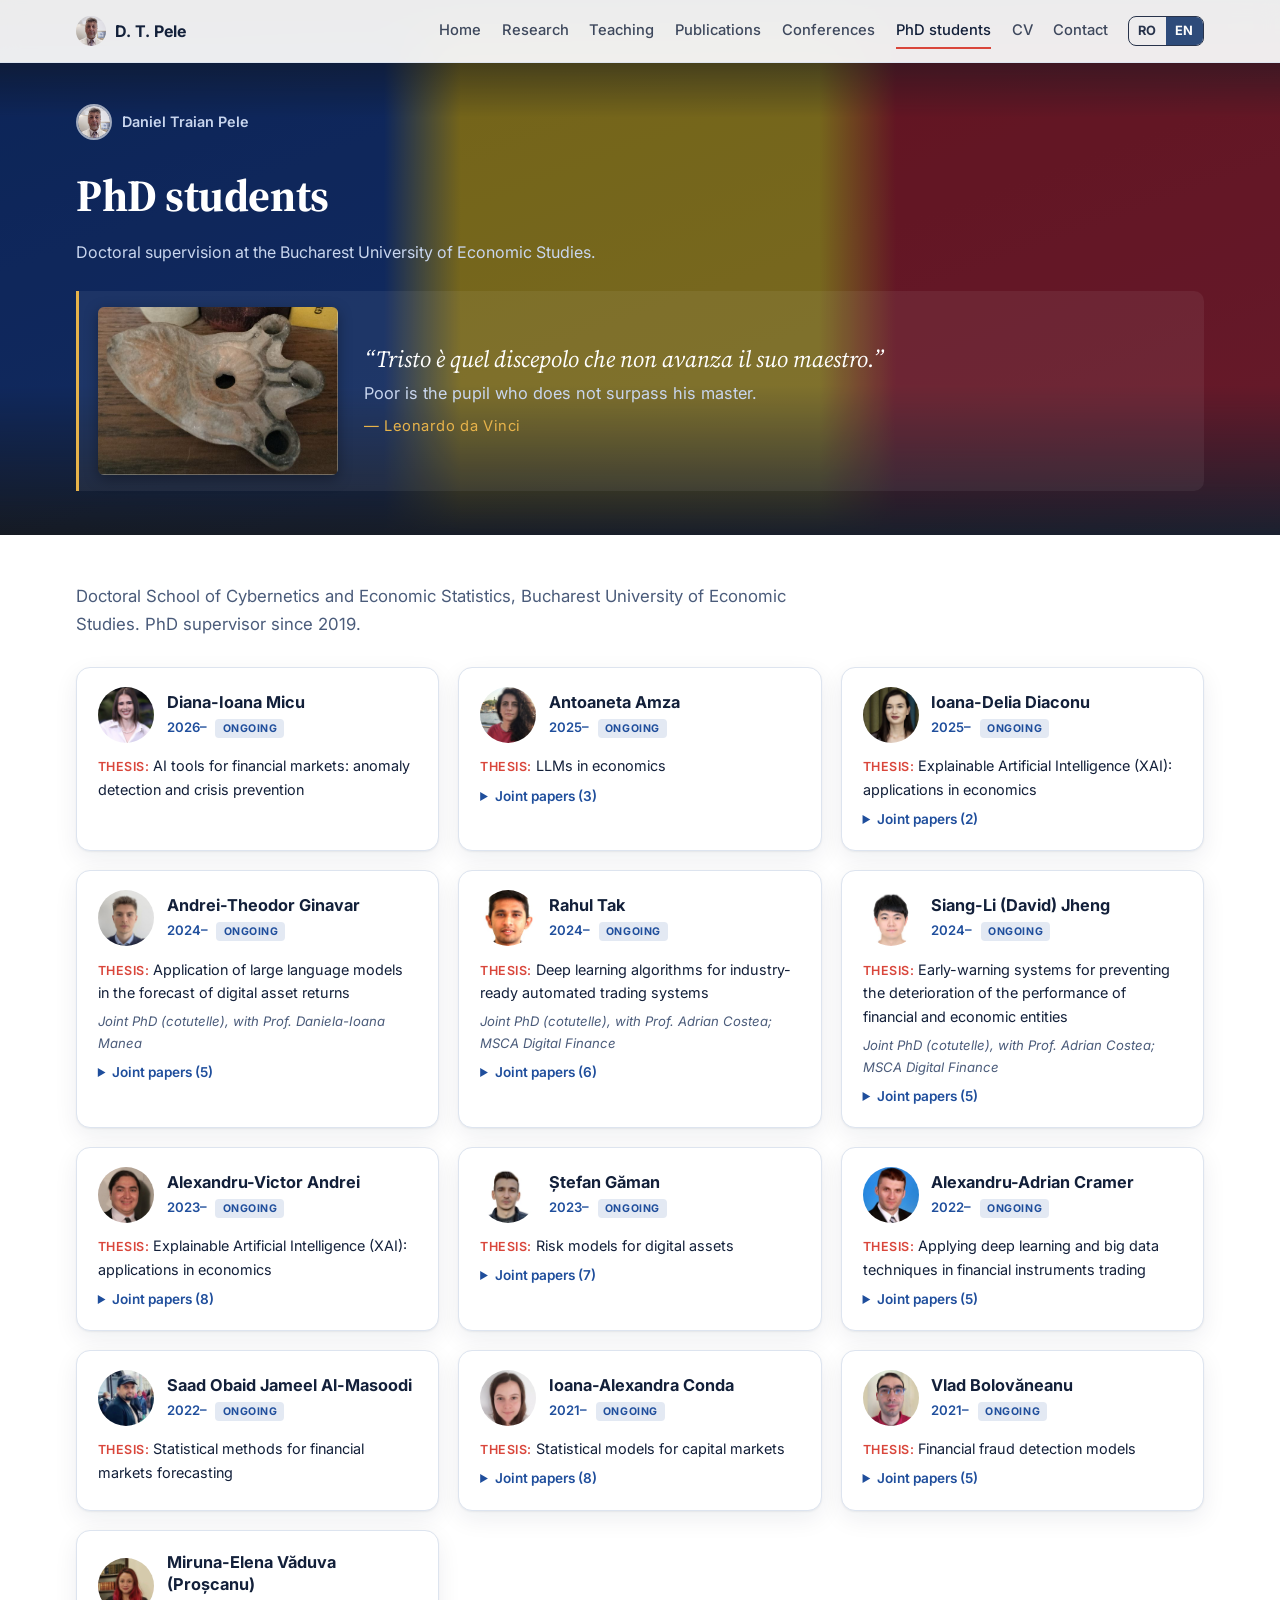
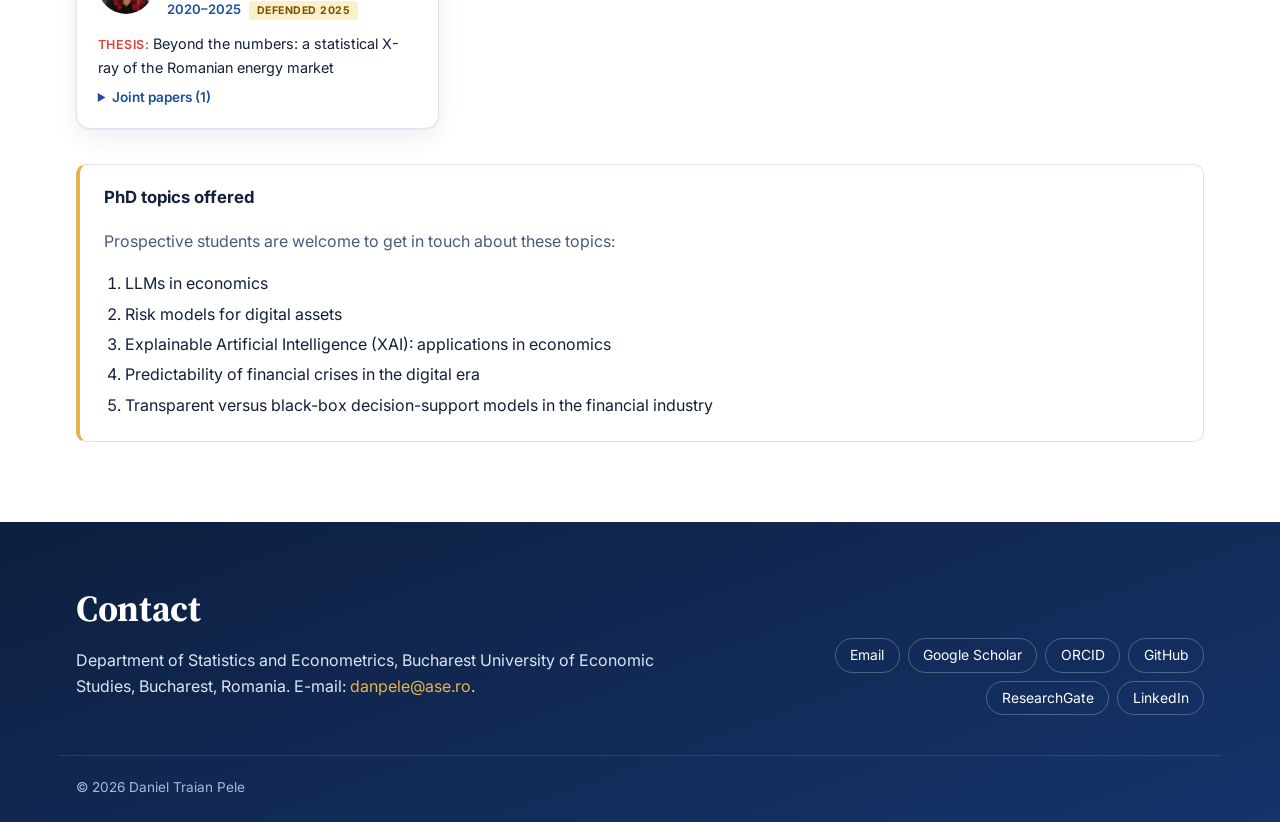
<file: phd.html>
<!DOCTYPE html>
<html lang="en" data-lang="en"><head>
    <meta charset="UTF-8">
    <meta name="viewport" content="width=device-width, initial-scale=1.0">
    <title>PhD students · Daniel Traian Pele</title>
    <meta name="description" content="PhD students supervised by Daniel Traian Pele at the Bucharest University of Economic Studies.">
    <meta name="author" content="Daniel Traian Pele">
    <link rel="canonical" href="https://danpele.github.io/phd.html">
    <link rel="alternate" hreflang="en" href="https://danpele.github.io/phd.html">
    <link rel="alternate" hreflang="ro" href="https://danpele.github.io/phd_ro.html">
    <meta property="og:type" content="website">
    <meta property="og:title" content="PhD students · Daniel Traian Pele">
    <meta property="og:description" content="PhD students supervised by Daniel Traian Pele at the Bucharest University of Economic Studies.">
    <meta property="og:url" content="https://danpele.github.io/phd.html">
    <meta property="og:image" content="https://danpele.github.io/assets/og.jpg">
    <meta property="og:image:width" content="1200">
    <meta property="og:image:height" content="630">
    <meta property="og:locale" content="en_GB">
    <meta name="twitter:card" content="summary_large_image">
    <link rel="icon" type="image/png" sizes="64x64" href="assets/favicon.png">
    <link rel="apple-touch-icon" href="assets/apple-touch-icon.png">
    <link rel="preconnect" href="https://fonts.googleapis.com">
    <link rel="preconnect" href="https://fonts.gstatic.com" crossorigin="">
    <link href="https://fonts.googleapis.com/css2?family=Inter:wght@400;500;600;700&amp;family=Source+Serif+4:opsz,wght@8..60,500;8..60,600;8..60,700&amp;display=swap" rel="stylesheet">
    <link rel="stylesheet" href="assets/style.css?v=41d4f184">
</head>
<body data-page="phd">
    <header class="topbar solid" id="topbar">
        <div class="wrap topbar-inner">
            <a class="brand" href="index.html"><img src="assets/photo.jpg" alt=""><span>D. T. Pele</span></a>
            <nav class="nav" id="nav"><a href="index.html">Home</a><a href="index.html#themes">Research</a><a href="index.html#teaching">Teaching</a><a href="publications.html">Publications</a><a href="talks.html">Conferences</a><a href="phd.html" aria-current="page" class="active">PhD students</a><a href="cv.html">CV</a><a href="#contact">Contact</a></nav>
            <div class="lang" role="group" aria-label="Language"><a href="phd_ro.html" hreflang="ro" id="lang-ro">RO</a><a href="phd.html" hreflang="en" id="lang-en" aria-current="true">EN</a></div>
        </div>
    </header>

    <section class="page-hero">
        <div class="wrap page-hero-inner">
            <a class="page-hero-person" id="page-person" href="index.html"><img src="assets/photo.jpg" alt="" width="56" height="56"><span>Daniel Traian Pele</span></a>
            <h1 id="page-title">PhD students</h1>
            <p id="page-lead">Doctoral supervision at the Bucharest University of Economic Studies.</p>
            <figure class="motto" id="motto"><a class="motto-lamp" href="https://www.linkedin.com/posts/daniel-traian-pele_1-decembrie-ziua-na%C8%9Bional%C4%83-a-rom%C3%A2niei-share-7398786810773942272-Xl_a/" target="_blank" rel="noopener" title="Daco-Roman oil lamp, 2nd–4th century AD, found near Gura-Padinii (Romanați, today Olt county)"><img src="assets/opait.jpg" alt="Daco-Roman oil lamp, 2nd–4th century AD, found near Gura-Padinii (Romanați, today Olt county)" width="806" height="564"></a><div><blockquote lang="it">“Tristo è quel discepolo che non avanza il suo maestro.”</blockquote><p>Poor is the pupil who does not surpass his master.</p><figcaption>— Leonardo da Vinci</figcaption></div></figure>
        </div>
    </section>

    <main>
        <section id="phd" class="section">
            <div class="wrap">
                <p class="kicker" data-t="phdKicker">Doctoral supervision</p>
                <h2 data-t="phdTitle">PhD students</h2>
                <p class="lead" data-t="phdIntro">Doctoral School of Cybernetics and Economic Statistics, Bucharest University of Economic Studies. PhD supervisor since 2019.</p>
                <div id="phd-list"><div class="phd-grid"><article class="phd"><div class="phd-head"><img class="phd-av" src="assets/phd_micu.jpg" alt="Diana-Ioana Micu">
                <div><h4>Diana-Ioana Micu</h4><span class="phd-period">2026–</span> <span class="phd-st">Ongoing</span></div></div>
                <p class="phd-thesis"><span>Thesis:</span> AI tools for financial markets: anomaly detection and crisis prevention</p>
                
                </article><article class="phd"><div class="phd-head"><img class="phd-av" src="assets/phd_amza.jpg" alt="Antoaneta Amza">
                <div><h4>Antoaneta Amza</h4><span class="phd-period">2025–</span> <span class="phd-st">Ongoing</span></div></div>
                <p class="phd-thesis"><span>Thesis:</span> LLMs in economics</p>
                
                <details><summary>Joint papers (3)</summary><ul><li><a href="https://doi.org/10.2478/picbe-2026-0352" target="_blank" rel="noopener">Explainable AI-Based Early Warning System for Electricity Price Spikes: Evidence from the Romanian Market</a> <span class="muted">(2026)</span></li><li><a href="https://doi.org/10.2478/picbe-2026-0012" target="_blank" rel="noopener">Inflation Forecasting with Monetary Policy Narratives: Evidence from an Emerging Economy</a> <span class="muted">(2026)</span></li><li><a href="https://doi.org/10.2139/ssrn.6949226" target="_blank" rel="noopener">AI Listening to Central Banks: From Words to Markets and Macroeconomic Outcomes</a> <span class="muted">(2026)</span></li></ul></details></article><article class="phd"><div class="phd-head"><img class="phd-av" src="assets/phd_diaconu.jpg" alt="Ioana-Delia Diaconu">
                <div><h4>Ioana-Delia Diaconu</h4><span class="phd-period">2025–</span> <span class="phd-st">Ongoing</span></div></div>
                <p class="phd-thesis"><span>Thesis:</span> Explainable Artificial Intelligence (XAI): applications in economics</p>
                
                <details><summary>Joint papers (2)</summary><ul><li><a href="https://doi.org/10.2478/picbe-2026-0015" target="_blank" rel="noopener">Explainable AI in Financial Fraud Detection: Evidence from the IEEE-CIS Fraud Dataset</a> <span class="muted">(2026)</span></li><li><a href="https://doi.org/10.2478/picbe-2026-0352" target="_blank" rel="noopener">Explainable AI-Based Early Warning System for Electricity Price Spikes: Evidence from the Romanian Market</a> <span class="muted">(2026)</span></li></ul></details></article><article class="phd"><div class="phd-head"><img class="phd-av" src="assets/phd_ginavar.jpg" alt="Andrei-Theodor Ginavar">
                <div><h4>Andrei-Theodor Ginavar</h4><span class="phd-period">2024–</span> <span class="phd-st">Ongoing</span></div></div>
                <p class="phd-thesis"><span>Thesis:</span> Application of large language models in the forecast of digital asset returns</p>
                <p class="phd-co">Joint PhD (cotutelle), with Prof. Daniela-Ioana Manea</p>
                <details><summary>Joint papers (5)</summary><ul><li><a href="https://doi.org/10.1016/j.eswa.2025.128676" target="_blank" rel="noopener">In the beginning was the Word: LLM-VaR and LLM-ES</a> <span class="muted">(2026)</span></li><li><a href="https://doi.org/10.2478/picbe-2026-0017" target="_blank" rel="noopener">Sustainability of DeFi Carry Trading Using Stablecoins</a> <span class="muted">(2026)</span></li><li><a href="https://doi.org/10.1007/978-3-031-95418-4_4" target="_blank" rel="noopener">Cryptocurrency Market Analysis: Insights from Metcalfe’s Law and Log-Periodic Power Laws</a> <span class="muted">(2026)</span></li><li><a href="https://ssrn.com/abstract=6757685" target="_blank" rel="noopener">Recalibrating Tail Risk Forecasts under Temporal Dependence</a> <span class="muted">(2026)</span></li><li><a href="https://doi.org/10.2478/picbe-2025-0040" target="_blank" rel="noopener">Cryptocurrency Market Analysis: Insights from Metcalfe’s Law and Log-Periodic Power Laws</a> <span class="muted">(2025)</span></li></ul></details></article><article class="phd"><div class="phd-head"><img class="phd-av" src="assets/phd_tak.jpg" alt="Rahul Tak">
                <div><h4>Rahul Tak</h4><span class="phd-period">2024–</span> <span class="phd-st">Ongoing</span></div></div>
                <p class="phd-thesis"><span>Thesis:</span> Deep learning algorithms for industry-ready automated trading systems</p>
                <p class="phd-co">Joint PhD (cotutelle), with Prof. Adrian Costea; MSCA Digital Finance</p>
                <details><summary>Joint papers (6)</summary><ul><li><a href="https://doi.org/10.24818/18423264/60.2.26.14" target="_blank" rel="noopener">Can Foundation Models Manage Risk? Zero-Shot VaR and ES Forecasting with Conformal Calibration in CEE Markets</a> <span class="muted">(2026)</span></li><li><a href="https://doi.org/10.2478/picbe-2026-0020" target="_blank" rel="noopener">A Multimodal Vision-Language Framework for Financial Anomaly Detection</a> <span class="muted">(2026)</span></li><li><a href="https://doi.org/10.2478/picbe-2026-0016" target="_blank" rel="noopener">ESG-Aware Asset Selection and Portfolio Optimization: A Comparative Study of Multi-Criteria Decision-Making Methods</a> <span class="muted">(2026)</span></li><li><a href="https://doi.org/10.2139/ssrn.6949226" target="_blank" rel="noopener">AI Listening to Central Banks: From Words to Markets and Macroeconomic Outcomes</a> <span class="muted">(2026)</span></li><li><a href="https://doi.org/10.2139/ssrn.7157232" target="_blank" rel="noopener">Racing the News: Nanosecond Market Efficiency at Eurex and CME</a> <span class="muted">(2026)</span></li><li><a href="https://doi.org/10.2478/picbe-2025-0043" target="_blank" rel="noopener">LLM-Driven Stock Prediction: Capturing Market Trends with LLaMA</a> <span class="muted">(2025)</span></li></ul></details></article><article class="phd"><div class="phd-head"><img class="phd-av" src="assets/phd_jheng.jpg" alt="Siang-Li (David) Jheng">
                <div><h4>Siang-Li (David) Jheng</h4><span class="phd-period">2024–</span> <span class="phd-st">Ongoing</span></div></div>
                <p class="phd-thesis"><span>Thesis:</span> Early-warning systems for preventing the deterioration of the performance of financial and economic entities</p>
                <p class="phd-co">Joint PhD (cotutelle), with Prof. Adrian Costea; MSCA Digital Finance</p>
                <details><summary>Joint papers (5)</summary><ul><li><a href="https://doi.org/10.24818/18423264/60.2.26.14" target="_blank" rel="noopener">Can Foundation Models Manage Risk? Zero-Shot VaR and ES Forecasting with Conformal Calibration in CEE Markets</a> <span class="muted">(2026)</span></li><li><a href="https://doi.org/10.2478/picbe-2026-0020" target="_blank" rel="noopener">A Multimodal Vision-Language Framework for Financial Anomaly Detection</a> <span class="muted">(2026)</span></li><li><a href="https://doi.org/10.2478/picbe-2026-0016" target="_blank" rel="noopener">ESG-Aware Asset Selection and Portfolio Optimization: A Comparative Study of Multi-Criteria Decision-Making Methods</a> <span class="muted">(2026)</span></li><li><a href="https://ssrn.com/abstract=6008194" target="_blank" rel="noopener">Cryptocurrency Returns</a> <span class="muted">(2026)</span></li><li><a href="https://doi.org/10.2478/picbe-2025-0042" target="_blank" rel="noopener">Cryptocurrencies in a Changing Financial Landscape: A Systematic Review</a> <span class="muted">(2025)</span></li></ul></details></article><article class="phd"><div class="phd-head"><img class="phd-av" src="assets/phd_andrei.jpg" alt="Alexandru-Victor Andrei">
                <div><h4>Alexandru-Victor Andrei</h4><span class="phd-period">2023–</span> <span class="phd-st">Ongoing</span></div></div>
                <p class="phd-thesis"><span>Thesis:</span> Explainable Artificial Intelligence (XAI): applications in economics</p>
                
                <details><summary>Joint papers (8)</summary><ul><li><a href="https://doi.org/10.1016/j.eswa.2025.128676" target="_blank" rel="noopener">In the beginning was the Word: LLM-VaR and LLM-ES</a> <span class="muted">(2026)</span></li><li><a href="https://doi.org/10.2478/picbe-2026-0013" target="_blank" rel="noopener">Evaluating Intervention Effectiveness during Extreme Price Events: A Counterfactual Analysis of Romania’s 2024 Energy Crisis</a> <span class="muted">(2026)</span></li><li><a href="https://doi.org/10.2478/picbe-2026-0352" target="_blank" rel="noopener">Explainable AI-Based Early Warning System for Electricity Price Spikes: Evidence from the Romanian Market</a> <span class="muted">(2026)</span></li><li><a href="https://doi.org/10.2478/picbe-2026-0014" target="_blank" rel="noopener">Multi-Horizon Explainability in Energy Price Forecasting: Disentangling Market Dynamics and Renewable Intermittency in Romania’s Liberalized Electricity Market</a> <span class="muted">(2026)</span></li><li><a href="https://doi.org/10.2139/ssrn.6872381" target="_blank" rel="noopener">Joint Probabilistic Forecasting for Battery Arbitrage in Day-Ahead Power Markets</a> <span class="muted">(2026)</span></li><li><a href="https://doi.org/10.1016/j.esr.2025.101833" target="_blank" rel="noopener">The Role of AI in (Re)shaping Energy Finance: A Systematic Literature Review</a> <span class="muted">(2025)</span></li><li><a href="https://doi.org/10.20944/preprints202508.0410.v1" target="_blank" rel="noopener">Explainable AI for Electricity Price Anomaly Detection: A SHAP-Driven Approach in Romania’s Energy Market</a> <span class="muted">(2025)</span></li><li><a href="https://arxiv.org/abs/2411.03372" target="_blank" rel="noopener">Energy Price Modelling: A Comparative Evaluation of Four Generations of Forecasting Methods</a> <span class="muted">(2024)</span></li></ul></details></article><article class="phd"><div class="phd-head"><img class="phd-av" src="assets/phd_gaman.jpg" alt="Ștefan Găman">
                <div><h4>Ștefan Găman</h4><span class="phd-period">2023–</span> <span class="phd-st">Ongoing</span></div></div>
                <p class="phd-thesis"><span>Thesis:</span> Risk models for digital assets</p>
                
                <details><summary>Joint papers (7)</summary><ul><li><a href="https://doi.org/10.1007/s42521-026-00205-3" target="_blank" rel="noopener">BitMood: AI analysis of Bitcoin trends via Facebook emotions</a> <span class="muted">(2026)</span></li><li><a href="https://doi.org/10.24818/18423264/60.2.26.14" target="_blank" rel="noopener">Can Foundation Models Manage Risk? Zero-Shot VaR and ES Forecasting with Conformal Calibration in CEE Markets</a> <span class="muted">(2026)</span></li><li><a href="https://doi.org/10.1007/s00180-026-01742-6" target="_blank" rel="noopener">Quantlet: the code snippet knowledge platform</a> <span class="muted">(2026)</span></li><li><a href="https://doi.org/10.2478/picbe-2026-0020" target="_blank" rel="noopener">A Multimodal Vision-Language Framework for Financial Anomaly Detection</a> <span class="muted">(2026)</span></li><li><a href="https://doi.org/10.2478/picbe-2026-0016" target="_blank" rel="noopener">ESG-Aware Asset Selection and Portfolio Optimization: A Comparative Study of Multi-Criteria Decision-Making Methods</a> <span class="muted">(2026)</span></li><li><a href="https://ssrn.com/abstract=6008194" target="_blank" rel="noopener">Cryptocurrency Returns</a> <span class="muted">(2026)</span></li><li><a href="https://doi.org/10.2139/ssrn.6221282" target="_blank" rel="noopener">Do Investors Buy Innovation: Market Responses to Ethereum Development Milestones</a> <span class="muted">(2026)</span></li></ul></details></article><article class="phd"><div class="phd-head"><img class="phd-av" src="assets/phd_cramer.jpg" alt="Alexandru-Adrian Cramer">
                <div><h4>Alexandru-Adrian Cramer</h4><span class="phd-period">2022–</span> <span class="phd-st">Ongoing</span></div></div>
                <p class="phd-thesis"><span>Thesis:</span> Applying deep learning and big data techniques in financial instruments trading</p>
                
                <details><summary>Joint papers (5)</summary><ul><li><a href="https://doi.org/10.2478/picbe-2026-0013" target="_blank" rel="noopener">Evaluating Intervention Effectiveness during Extreme Price Events: A Counterfactual Analysis of Romania’s 2024 Energy Crisis</a> <span class="muted">(2026)</span></li><li><a href="https://doi.org/10.2478/picbe-2026-0352" target="_blank" rel="noopener">Explainable AI-Based Early Warning System for Electricity Price Spikes: Evidence from the Romanian Market</a> <span class="muted">(2026)</span></li><li><a href="https://doi.org/10.2478/picbe-2026-0014" target="_blank" rel="noopener">Multi-Horizon Explainability in Energy Price Forecasting: Disentangling Market Dynamics and Renewable Intermittency in Romania’s Liberalized Electricity Market</a> <span class="muted">(2026)</span></li><li><a href="https://doi.org/10.1016/j.esr.2025.101833" target="_blank" rel="noopener">The Role of AI in (Re)shaping Energy Finance: A Systematic Literature Review</a> <span class="muted">(2025)</span></li><li><a href="https://doi.org/10.1016/j.najef.2025.102420" target="_blank" rel="noopener">The link between energy prices and stock markets in European Union countries</a> <span class="muted">(2025)</span></li></ul></details></article><article class="phd"><div class="phd-head"><img class="phd-av" src="assets/phd_almasoodi.jpg" alt="Saad Obaid Jameel Al-Masoodi">
                <div><h4>Saad Obaid Jameel Al-Masoodi</h4><span class="phd-period">2022–</span> <span class="phd-st">Ongoing</span></div></div>
                <p class="phd-thesis"><span>Thesis:</span> Statistical methods for financial markets forecasting</p>
                
                </article><article class="phd"><div class="phd-head"><img class="phd-av" src="assets/phd_conda.jpg" alt="Ioana-Alexandra Conda">
                <div><h4>Ioana-Alexandra Conda</h4><span class="phd-period">2021–</span> <span class="phd-st">Ongoing</span></div></div>
                <p class="phd-thesis"><span>Thesis:</span> Statistical models for capital markets</p>
                
                <details><summary>Joint papers (8)</summary><ul><li><a href="https://doi.org/10.1007/s42521-026-00205-3" target="_blank" rel="noopener">BitMood: AI analysis of Bitcoin trends via Facebook emotions</a> <span class="muted">(2026)</span></li><li><a href="https://doi.org/10.1007/978-3-031-95418-4_4" target="_blank" rel="noopener">Cryptocurrency Market Analysis: Insights from Metcalfe’s Law and Log-Periodic Power Laws</a> <span class="muted">(2026)</span></li><li><a href="https://ssrn.com/abstract=6008194" target="_blank" rel="noopener">Cryptocurrency Returns</a> <span class="muted">(2026)</span></li><li><a href="https://doi.org/10.2139/ssrn.7511080" target="_blank" rel="noopener">Day-ahead Forecasting for Redispatch Measures using Machine Learning Models</a> <span class="muted">(2026)</span></li><li><a href="https://doi.org/10.2478/mmcks-2025-0003" target="_blank" rel="noopener">Infodemic insights: Mapping COVID-19’s digital discourse in Romania</a> <span class="muted">(2025)</span></li><li><a href="https://doi.org/10.2478/picbe-2025-0042" target="_blank" rel="noopener">Cryptocurrencies in a Changing Financial Landscape: A Systematic Review</a> <span class="muted">(2025)</span></li><li><a href="https://doi.org/10.2478/picbe-2025-0040" target="_blank" rel="noopener">Cryptocurrency Market Analysis: Insights from Metcalfe’s Law and Log-Periodic Power Laws</a> <span class="muted">(2025)</span></li><li><a href="https://ipe.ro/rjef/rjef1_2023/rjef1_2023p5-24.pdf" target="_blank" rel="noopener">Financial Risk Meter for the Romanian Stock Market</a> <span class="muted">(2023)</span></li></ul></details></article><article class="phd"><div class="phd-head"><img class="phd-av" src="assets/phd_bolovaneanu.jpg" alt="Vlad Bolovăneanu">
                <div><h4>Vlad Bolovăneanu</h4><span class="phd-period">2021–</span> <span class="phd-st">Ongoing</span></div></div>
                <p class="phd-thesis"><span>Thesis:</span> Financial fraud detection models</p>
                
                <details><summary>Joint papers (5)</summary><ul><li><a href="https://doi.org/10.1016/j.eswa.2025.128676" target="_blank" rel="noopener">In the beginning was the Word: LLM-VaR and LLM-ES</a> <span class="muted">(2026)</span></li><li><a href="https://doi.org/10.2478/picbe-2026-0012" target="_blank" rel="noopener">Inflation Forecasting with Monetary Policy Narratives: Evidence from an Emerging Economy</a> <span class="muted">(2026)</span></li><li><a href="https://doi.org/10.2139/ssrn.7511080" target="_blank" rel="noopener">Day-ahead Forecasting for Redispatch Measures using Machine Learning Models</a> <span class="muted">(2026)</span></li><li><a href="https://ssrn.com/abstract=6757685" target="_blank" rel="noopener">Recalibrating Tail Risk Forecasts under Temporal Dependence</a> <span class="muted">(2026)</span></li><li><a href="https://doi.org/10.1016/j.esr.2025.101833" target="_blank" rel="noopener">The Role of AI in (Re)shaping Energy Finance: A Systematic Literature Review</a> <span class="muted">(2025)</span></li></ul></details></article><article class="phd"><div class="phd-head"><img class="phd-av" src="assets/phd_vaduva.jpg" alt="Miruna-Elena Văduva (Proșcanu)">
                <div><h4>Miruna-Elena Văduva (Proșcanu)</h4><span class="phd-period">2020–2025</span> <span class="phd-st st-def">Defended 2025</span></div></div>
                <p class="phd-thesis"><span>Thesis:</span> Beyond the numbers: a statistical X-ray of the Romanian energy market</p>
                
                <details><summary>Joint papers (1)</summary><ul><li><a href="https://EconPapers.repec.org/RePEc:rjr:romjef:v::y:2025:i:3:p:146-163" target="_blank" rel="noopener">Watt’s Next? Benchmarking Time Series Models on Romania’s National Electricity Consumption</a> <span class="muted">(2025)</span></li></ul></details></article></div></div>
                <div class="phd-topics">
                    <h3 data-t="phdTopicsTitle">PhD topics offered</h3>
                    <p class="muted" data-t="phdTopicsIntro">Prospective students are welcome to get in touch about these topics:</p>
                    <ol id="phd-topics"><li>LLMs in economics</li><li>Risk models for digital assets</li><li>Explainable Artificial Intelligence (XAI): applications in economics</li><li>Predictability of financial crises in the digital era</li><li>Transparent versus black-box decision-support models in the financial industry</li></ol>
                </div>
            </div>
        </section>
    </main>

    <footer class="footer" id="contact">
        <div class="wrap footer-grid">
            <div>
                <h2 data-t="contact">Contact</h2>
                <p id="contact-text">Department of Statistics and Econometrics, Bucharest University of Economic Studies, Bucharest, Romania. E-mail: <a href="mailto:danpele@ase.ro">danpele@ase.ro</a>.</p>
            </div>
            <div class="footer-links" id="footer-links"><a href="mailto:danpele@ase.ro">Email</a><a href="https://scholar.google.com/citations?user=8dmnNZ4AAAAJ" target="_blank" rel="noopener">Google Scholar</a><a href="https://orcid.org/0000-0002-5891-5495" target="_blank" rel="noopener">ORCID</a><a href="https://github.com/danpele" target="_blank" rel="noopener">GitHub</a><a href="https://www.researchgate.net/profile/Daniel_Traian_Pele" target="_blank" rel="noopener">ResearchGate</a><a href="https://www.linkedin.com/in/daniel-traian-pele-4a73a49/" target="_blank" rel="noopener">LinkedIn</a></div>
        </div>
        <div class="wrap copyright" id="footer">© 2026 Daniel Traian Pele</div>
    </footer>

    <script src="assets/pubs.js?v=2d4936ce"></script>
    <script src="assets/content.js?v=676acd41"></script>
    <script src="assets/viz.js?v=cdb03537"></script>
    <script src="assets/app.js?v=12d5d4a4"></script>


</body></html>
</file>
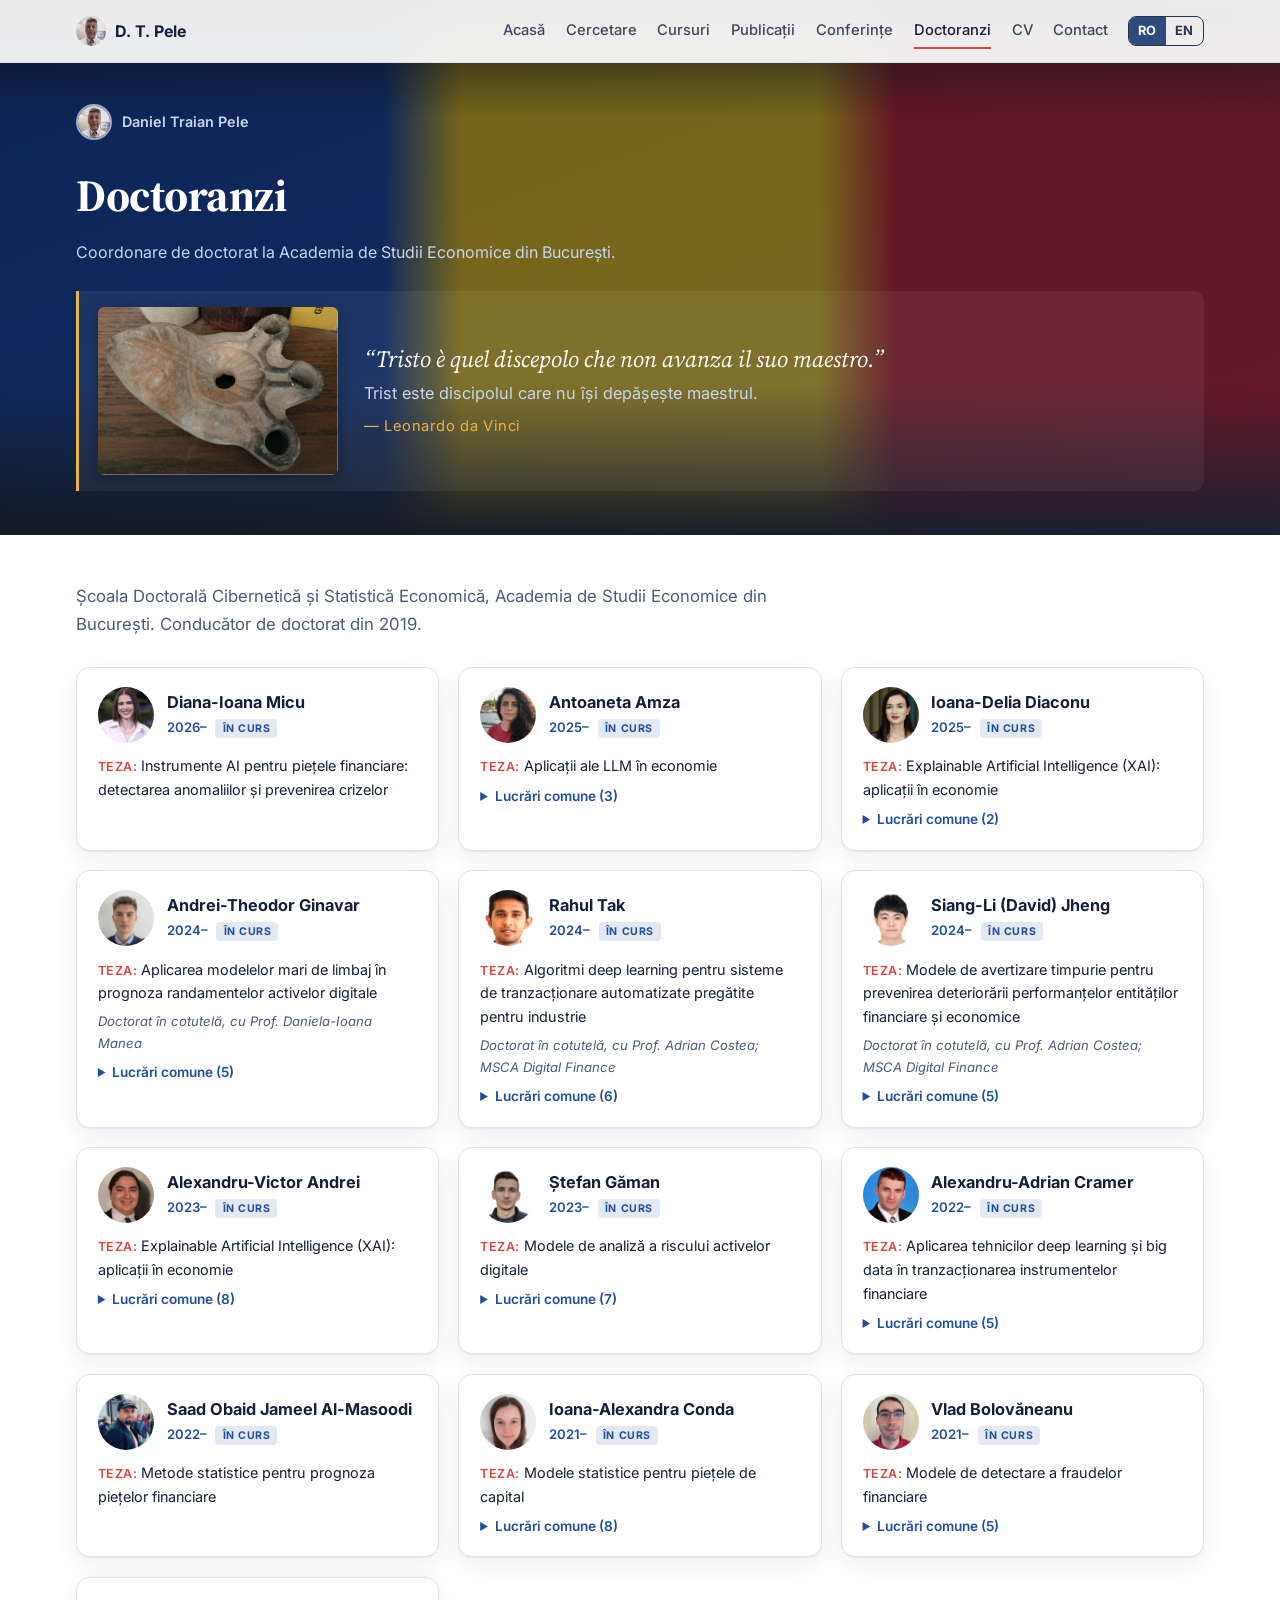
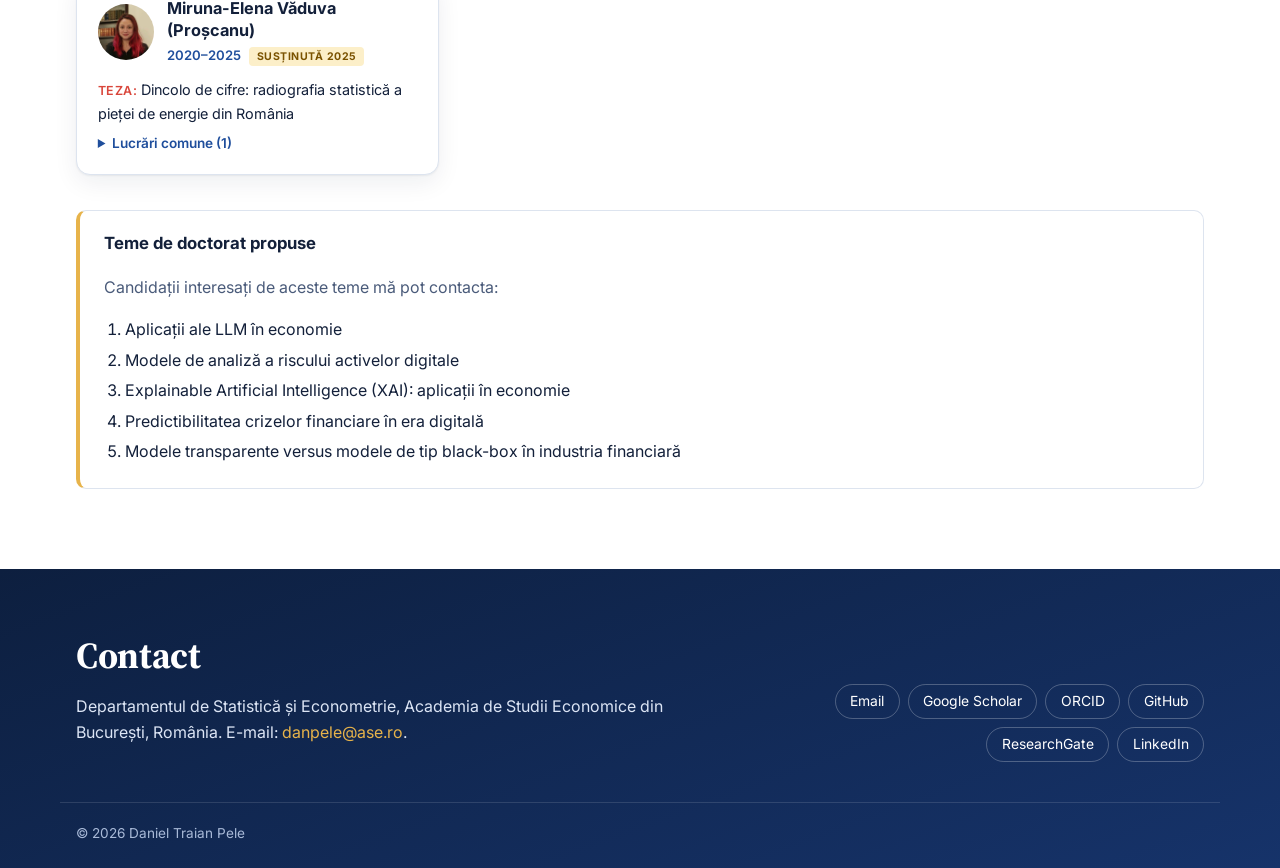
<file: phd_ro.html>
<!DOCTYPE html>
<html lang="ro" data-lang="ro"><head>
    <meta charset="UTF-8">
    <meta name="viewport" content="width=device-width, initial-scale=1.0">
    <title>Doctoranzi · Daniel Traian Pele</title>
    <meta name="description" content="Doctoranzii coordonați de Daniel Traian Pele la Academia de Studii Economice din București.">
    <meta name="author" content="Daniel Traian Pele">
    <link rel="canonical" href="https://danpele.github.io/phd_ro.html">
    <link rel="alternate" hreflang="en" href="https://danpele.github.io/phd.html">
    <link rel="alternate" hreflang="ro" href="https://danpele.github.io/phd_ro.html">
    <meta property="og:type" content="website">
    <meta property="og:title" content="Doctoranzi · Daniel Traian Pele">
    <meta property="og:description" content="Doctoranzii coordonați de Daniel Traian Pele la Academia de Studii Economice din București.">
    <meta property="og:url" content="https://danpele.github.io/phd_ro.html">
    <meta property="og:image" content="https://danpele.github.io/assets/og.jpg">
    <meta property="og:image:width" content="1200">
    <meta property="og:image:height" content="630">
    <meta property="og:locale" content="ro_RO">
    <meta name="twitter:card" content="summary_large_image">
    <link rel="icon" type="image/png" sizes="64x64" href="assets/favicon.png">
    <link rel="apple-touch-icon" href="assets/apple-touch-icon.png">
    <link rel="preconnect" href="https://fonts.googleapis.com">
    <link rel="preconnect" href="https://fonts.gstatic.com" crossorigin="">
    <link href="https://fonts.googleapis.com/css2?family=Inter:wght@400;500;600;700&amp;family=Source+Serif+4:opsz,wght@8..60,500;8..60,600;8..60,700&amp;display=swap" rel="stylesheet">
    <link rel="stylesheet" href="assets/style.css?v=41d4f184">
</head>
<body data-page="phd">
    <header class="topbar solid" id="topbar">
        <div class="wrap topbar-inner">
            <a class="brand" href="index_ro.html"><img src="assets/photo.jpg" alt=""><span>D. T. Pele</span></a>
            <nav class="nav" id="nav"><a href="index_ro.html">Acasă</a><a href="index_ro.html#themes">Cercetare</a><a href="index_ro.html#teaching">Cursuri</a><a href="publications_ro.html">Publicații</a><a href="talks_ro.html">Conferințe</a><a href="phd_ro.html" aria-current="page" class="active">Doctoranzi</a><a href="cv_ro.html">CV</a><a href="#contact">Contact</a></nav>
            <div class="lang" role="group" aria-label="Limba"><a href="phd_ro.html" hreflang="ro" id="lang-ro" aria-current="true">RO</a><a href="phd.html" hreflang="en" id="lang-en">EN</a></div>
        </div>
    </header>

    <section class="page-hero">
        <div class="wrap page-hero-inner">
            <a class="page-hero-person" id="page-person" href="index_ro.html"><img src="assets/photo.jpg" alt="" width="56" height="56"><span>Daniel Traian Pele</span></a>
            <h1 id="page-title">Doctoranzi</h1>
            <p id="page-lead">Coordonare de doctorat la Academia de Studii Economice din București.</p>
            <figure class="motto" id="motto"><a class="motto-lamp" href="https://www.linkedin.com/posts/daniel-traian-pele_1-decembrie-ziua-na%C8%9Bional%C4%83-a-rom%C3%A2niei-share-7398786810773942272-Xl_a/" target="_blank" rel="noopener" title="Opaiț daco-roman din secolele II–IV, descoperit lângă Gura-Padinii (Romanați, astăzi Olt)"><img src="assets/opait.jpg" alt="Opaiț daco-roman din secolele II–IV, descoperit lângă Gura-Padinii (Romanați, astăzi Olt)" width="806" height="564"></a><div><blockquote lang="it">“Tristo è quel discepolo che non avanza il suo maestro.”</blockquote><p>Trist este discipolul care nu își depășește maestrul.</p><figcaption>— Leonardo da Vinci</figcaption></div></figure>
        </div>
    </section>

    <main>
        <section id="phd" class="section">
            <div class="wrap">
                <p class="kicker" data-t="phdKicker">Coordonare de doctorat</p>
                <h2 data-t="phdTitle">Doctoranzi</h2>
                <p class="lead" data-t="phdIntro">Școala Doctorală Cibernetică și Statistică Economică, Academia de Studii Economice din București. Conducător de doctorat din 2019.</p>
                <div id="phd-list"><div class="phd-grid"><article class="phd"><div class="phd-head"><img class="phd-av" src="assets/phd_micu.jpg" alt="Diana-Ioana Micu">
                <div><h4>Diana-Ioana Micu</h4><span class="phd-period">2026–</span> <span class="phd-st">În curs</span></div></div>
                <p class="phd-thesis"><span>Teza:</span> Instrumente AI pentru piețele financiare: detectarea anomaliilor și prevenirea crizelor</p>
                
                </article><article class="phd"><div class="phd-head"><img class="phd-av" src="assets/phd_amza.jpg" alt="Antoaneta Amza">
                <div><h4>Antoaneta Amza</h4><span class="phd-period">2025–</span> <span class="phd-st">În curs</span></div></div>
                <p class="phd-thesis"><span>Teza:</span> Aplicații ale LLM în economie</p>
                
                <details><summary>Lucrări comune (3)</summary><ul><li><a href="https://doi.org/10.2478/picbe-2026-0352" target="_blank" rel="noopener">Explainable AI-Based Early Warning System for Electricity Price Spikes: Evidence from the Romanian Market</a> <span class="muted">(2026)</span></li><li><a href="https://doi.org/10.2478/picbe-2026-0012" target="_blank" rel="noopener">Inflation Forecasting with Monetary Policy Narratives: Evidence from an Emerging Economy</a> <span class="muted">(2026)</span></li><li><a href="https://doi.org/10.2139/ssrn.6949226" target="_blank" rel="noopener">AI Listening to Central Banks: From Words to Markets and Macroeconomic Outcomes</a> <span class="muted">(2026)</span></li></ul></details></article><article class="phd"><div class="phd-head"><img class="phd-av" src="assets/phd_diaconu.jpg" alt="Ioana-Delia Diaconu">
                <div><h4>Ioana-Delia Diaconu</h4><span class="phd-period">2025–</span> <span class="phd-st">În curs</span></div></div>
                <p class="phd-thesis"><span>Teza:</span> Explainable Artificial Intelligence (XAI): aplicații în economie</p>
                
                <details><summary>Lucrări comune (2)</summary><ul><li><a href="https://doi.org/10.2478/picbe-2026-0015" target="_blank" rel="noopener">Explainable AI in Financial Fraud Detection: Evidence from the IEEE-CIS Fraud Dataset</a> <span class="muted">(2026)</span></li><li><a href="https://doi.org/10.2478/picbe-2026-0352" target="_blank" rel="noopener">Explainable AI-Based Early Warning System for Electricity Price Spikes: Evidence from the Romanian Market</a> <span class="muted">(2026)</span></li></ul></details></article><article class="phd"><div class="phd-head"><img class="phd-av" src="assets/phd_ginavar.jpg" alt="Andrei-Theodor Ginavar">
                <div><h4>Andrei-Theodor Ginavar</h4><span class="phd-period">2024–</span> <span class="phd-st">În curs</span></div></div>
                <p class="phd-thesis"><span>Teza:</span> Aplicarea modelelor mari de limbaj în prognoza randamentelor activelor digitale</p>
                <p class="phd-co">Doctorat în cotutelă, cu Prof. Daniela-Ioana Manea</p>
                <details><summary>Lucrări comune (5)</summary><ul><li><a href="https://doi.org/10.1016/j.eswa.2025.128676" target="_blank" rel="noopener">In the beginning was the Word: LLM-VaR and LLM-ES</a> <span class="muted">(2026)</span></li><li><a href="https://doi.org/10.2478/picbe-2026-0017" target="_blank" rel="noopener">Sustainability of DeFi Carry Trading Using Stablecoins</a> <span class="muted">(2026)</span></li><li><a href="https://doi.org/10.1007/978-3-031-95418-4_4" target="_blank" rel="noopener">Cryptocurrency Market Analysis: Insights from Metcalfe’s Law and Log-Periodic Power Laws</a> <span class="muted">(2026)</span></li><li><a href="https://ssrn.com/abstract=6757685" target="_blank" rel="noopener">Recalibrating Tail Risk Forecasts under Temporal Dependence</a> <span class="muted">(2026)</span></li><li><a href="https://doi.org/10.2478/picbe-2025-0040" target="_blank" rel="noopener">Cryptocurrency Market Analysis: Insights from Metcalfe’s Law and Log-Periodic Power Laws</a> <span class="muted">(2025)</span></li></ul></details></article><article class="phd"><div class="phd-head"><img class="phd-av" src="assets/phd_tak.jpg" alt="Rahul Tak">
                <div><h4>Rahul Tak</h4><span class="phd-period">2024–</span> <span class="phd-st">În curs</span></div></div>
                <p class="phd-thesis"><span>Teza:</span> Algoritmi deep learning pentru sisteme de tranzacționare automatizate pregătite pentru industrie</p>
                <p class="phd-co">Doctorat în cotutelă, cu Prof. Adrian Costea; MSCA Digital Finance</p>
                <details><summary>Lucrări comune (6)</summary><ul><li><a href="https://doi.org/10.24818/18423264/60.2.26.14" target="_blank" rel="noopener">Can Foundation Models Manage Risk? Zero-Shot VaR and ES Forecasting with Conformal Calibration in CEE Markets</a> <span class="muted">(2026)</span></li><li><a href="https://doi.org/10.2478/picbe-2026-0020" target="_blank" rel="noopener">A Multimodal Vision-Language Framework for Financial Anomaly Detection</a> <span class="muted">(2026)</span></li><li><a href="https://doi.org/10.2478/picbe-2026-0016" target="_blank" rel="noopener">ESG-Aware Asset Selection and Portfolio Optimization: A Comparative Study of Multi-Criteria Decision-Making Methods</a> <span class="muted">(2026)</span></li><li><a href="https://doi.org/10.2139/ssrn.6949226" target="_blank" rel="noopener">AI Listening to Central Banks: From Words to Markets and Macroeconomic Outcomes</a> <span class="muted">(2026)</span></li><li><a href="https://doi.org/10.2139/ssrn.7157232" target="_blank" rel="noopener">Racing the News: Nanosecond Market Efficiency at Eurex and CME</a> <span class="muted">(2026)</span></li><li><a href="https://doi.org/10.2478/picbe-2025-0043" target="_blank" rel="noopener">LLM-Driven Stock Prediction: Capturing Market Trends with LLaMA</a> <span class="muted">(2025)</span></li></ul></details></article><article class="phd"><div class="phd-head"><img class="phd-av" src="assets/phd_jheng.jpg" alt="Siang-Li (David) Jheng">
                <div><h4>Siang-Li (David) Jheng</h4><span class="phd-period">2024–</span> <span class="phd-st">În curs</span></div></div>
                <p class="phd-thesis"><span>Teza:</span> Modele de avertizare timpurie pentru prevenirea deteriorării performanțelor entităților financiare și economice</p>
                <p class="phd-co">Doctorat în cotutelă, cu Prof. Adrian Costea; MSCA Digital Finance</p>
                <details><summary>Lucrări comune (5)</summary><ul><li><a href="https://doi.org/10.24818/18423264/60.2.26.14" target="_blank" rel="noopener">Can Foundation Models Manage Risk? Zero-Shot VaR and ES Forecasting with Conformal Calibration in CEE Markets</a> <span class="muted">(2026)</span></li><li><a href="https://doi.org/10.2478/picbe-2026-0020" target="_blank" rel="noopener">A Multimodal Vision-Language Framework for Financial Anomaly Detection</a> <span class="muted">(2026)</span></li><li><a href="https://doi.org/10.2478/picbe-2026-0016" target="_blank" rel="noopener">ESG-Aware Asset Selection and Portfolio Optimization: A Comparative Study of Multi-Criteria Decision-Making Methods</a> <span class="muted">(2026)</span></li><li><a href="https://ssrn.com/abstract=6008194" target="_blank" rel="noopener">Cryptocurrency Returns</a> <span class="muted">(2026)</span></li><li><a href="https://doi.org/10.2478/picbe-2025-0042" target="_blank" rel="noopener">Cryptocurrencies in a Changing Financial Landscape: A Systematic Review</a> <span class="muted">(2025)</span></li></ul></details></article><article class="phd"><div class="phd-head"><img class="phd-av" src="assets/phd_andrei.jpg" alt="Alexandru-Victor Andrei">
                <div><h4>Alexandru-Victor Andrei</h4><span class="phd-period">2023–</span> <span class="phd-st">În curs</span></div></div>
                <p class="phd-thesis"><span>Teza:</span> Explainable Artificial Intelligence (XAI): aplicații în economie</p>
                
                <details><summary>Lucrări comune (8)</summary><ul><li><a href="https://doi.org/10.1016/j.eswa.2025.128676" target="_blank" rel="noopener">In the beginning was the Word: LLM-VaR and LLM-ES</a> <span class="muted">(2026)</span></li><li><a href="https://doi.org/10.2478/picbe-2026-0013" target="_blank" rel="noopener">Evaluating Intervention Effectiveness during Extreme Price Events: A Counterfactual Analysis of Romania’s 2024 Energy Crisis</a> <span class="muted">(2026)</span></li><li><a href="https://doi.org/10.2478/picbe-2026-0352" target="_blank" rel="noopener">Explainable AI-Based Early Warning System for Electricity Price Spikes: Evidence from the Romanian Market</a> <span class="muted">(2026)</span></li><li><a href="https://doi.org/10.2478/picbe-2026-0014" target="_blank" rel="noopener">Multi-Horizon Explainability in Energy Price Forecasting: Disentangling Market Dynamics and Renewable Intermittency in Romania’s Liberalized Electricity Market</a> <span class="muted">(2026)</span></li><li><a href="https://doi.org/10.2139/ssrn.6872381" target="_blank" rel="noopener">Joint Probabilistic Forecasting for Battery Arbitrage in Day-Ahead Power Markets</a> <span class="muted">(2026)</span></li><li><a href="https://doi.org/10.1016/j.esr.2025.101833" target="_blank" rel="noopener">The Role of AI in (Re)shaping Energy Finance: A Systematic Literature Review</a> <span class="muted">(2025)</span></li><li><a href="https://doi.org/10.20944/preprints202508.0410.v1" target="_blank" rel="noopener">Explainable AI for Electricity Price Anomaly Detection: A SHAP-Driven Approach in Romania’s Energy Market</a> <span class="muted">(2025)</span></li><li><a href="https://arxiv.org/abs/2411.03372" target="_blank" rel="noopener">Energy Price Modelling: A Comparative Evaluation of Four Generations of Forecasting Methods</a> <span class="muted">(2024)</span></li></ul></details></article><article class="phd"><div class="phd-head"><img class="phd-av" src="assets/phd_gaman.jpg" alt="Ștefan Găman">
                <div><h4>Ștefan Găman</h4><span class="phd-period">2023–</span> <span class="phd-st">În curs</span></div></div>
                <p class="phd-thesis"><span>Teza:</span> Modele de analiză a riscului activelor digitale</p>
                
                <details><summary>Lucrări comune (7)</summary><ul><li><a href="https://doi.org/10.1007/s42521-026-00205-3" target="_blank" rel="noopener">BitMood: AI analysis of Bitcoin trends via Facebook emotions</a> <span class="muted">(2026)</span></li><li><a href="https://doi.org/10.24818/18423264/60.2.26.14" target="_blank" rel="noopener">Can Foundation Models Manage Risk? Zero-Shot VaR and ES Forecasting with Conformal Calibration in CEE Markets</a> <span class="muted">(2026)</span></li><li><a href="https://doi.org/10.1007/s00180-026-01742-6" target="_blank" rel="noopener">Quantlet: the code snippet knowledge platform</a> <span class="muted">(2026)</span></li><li><a href="https://doi.org/10.2478/picbe-2026-0020" target="_blank" rel="noopener">A Multimodal Vision-Language Framework for Financial Anomaly Detection</a> <span class="muted">(2026)</span></li><li><a href="https://doi.org/10.2478/picbe-2026-0016" target="_blank" rel="noopener">ESG-Aware Asset Selection and Portfolio Optimization: A Comparative Study of Multi-Criteria Decision-Making Methods</a> <span class="muted">(2026)</span></li><li><a href="https://ssrn.com/abstract=6008194" target="_blank" rel="noopener">Cryptocurrency Returns</a> <span class="muted">(2026)</span></li><li><a href="https://doi.org/10.2139/ssrn.6221282" target="_blank" rel="noopener">Do Investors Buy Innovation: Market Responses to Ethereum Development Milestones</a> <span class="muted">(2026)</span></li></ul></details></article><article class="phd"><div class="phd-head"><img class="phd-av" src="assets/phd_cramer.jpg" alt="Alexandru-Adrian Cramer">
                <div><h4>Alexandru-Adrian Cramer</h4><span class="phd-period">2022–</span> <span class="phd-st">În curs</span></div></div>
                <p class="phd-thesis"><span>Teza:</span> Aplicarea tehnicilor deep learning și big data în tranzacționarea instrumentelor financiare</p>
                
                <details><summary>Lucrări comune (5)</summary><ul><li><a href="https://doi.org/10.2478/picbe-2026-0013" target="_blank" rel="noopener">Evaluating Intervention Effectiveness during Extreme Price Events: A Counterfactual Analysis of Romania’s 2024 Energy Crisis</a> <span class="muted">(2026)</span></li><li><a href="https://doi.org/10.2478/picbe-2026-0352" target="_blank" rel="noopener">Explainable AI-Based Early Warning System for Electricity Price Spikes: Evidence from the Romanian Market</a> <span class="muted">(2026)</span></li><li><a href="https://doi.org/10.2478/picbe-2026-0014" target="_blank" rel="noopener">Multi-Horizon Explainability in Energy Price Forecasting: Disentangling Market Dynamics and Renewable Intermittency in Romania’s Liberalized Electricity Market</a> <span class="muted">(2026)</span></li><li><a href="https://doi.org/10.1016/j.esr.2025.101833" target="_blank" rel="noopener">The Role of AI in (Re)shaping Energy Finance: A Systematic Literature Review</a> <span class="muted">(2025)</span></li><li><a href="https://doi.org/10.1016/j.najef.2025.102420" target="_blank" rel="noopener">The link between energy prices and stock markets in European Union countries</a> <span class="muted">(2025)</span></li></ul></details></article><article class="phd"><div class="phd-head"><img class="phd-av" src="assets/phd_almasoodi.jpg" alt="Saad Obaid Jameel Al-Masoodi">
                <div><h4>Saad Obaid Jameel Al-Masoodi</h4><span class="phd-period">2022–</span> <span class="phd-st">În curs</span></div></div>
                <p class="phd-thesis"><span>Teza:</span> Metode statistice pentru prognoza piețelor financiare</p>
                
                </article><article class="phd"><div class="phd-head"><img class="phd-av" src="assets/phd_conda.jpg" alt="Ioana-Alexandra Conda">
                <div><h4>Ioana-Alexandra Conda</h4><span class="phd-period">2021–</span> <span class="phd-st">În curs</span></div></div>
                <p class="phd-thesis"><span>Teza:</span> Modele statistice pentru piețele de capital</p>
                
                <details><summary>Lucrări comune (8)</summary><ul><li><a href="https://doi.org/10.1007/s42521-026-00205-3" target="_blank" rel="noopener">BitMood: AI analysis of Bitcoin trends via Facebook emotions</a> <span class="muted">(2026)</span></li><li><a href="https://doi.org/10.1007/978-3-031-95418-4_4" target="_blank" rel="noopener">Cryptocurrency Market Analysis: Insights from Metcalfe’s Law and Log-Periodic Power Laws</a> <span class="muted">(2026)</span></li><li><a href="https://ssrn.com/abstract=6008194" target="_blank" rel="noopener">Cryptocurrency Returns</a> <span class="muted">(2026)</span></li><li><a href="https://doi.org/10.2139/ssrn.7511080" target="_blank" rel="noopener">Day-ahead Forecasting for Redispatch Measures using Machine Learning Models</a> <span class="muted">(2026)</span></li><li><a href="https://doi.org/10.2478/mmcks-2025-0003" target="_blank" rel="noopener">Infodemic insights: Mapping COVID-19’s digital discourse in Romania</a> <span class="muted">(2025)</span></li><li><a href="https://doi.org/10.2478/picbe-2025-0042" target="_blank" rel="noopener">Cryptocurrencies in a Changing Financial Landscape: A Systematic Review</a> <span class="muted">(2025)</span></li><li><a href="https://doi.org/10.2478/picbe-2025-0040" target="_blank" rel="noopener">Cryptocurrency Market Analysis: Insights from Metcalfe’s Law and Log-Periodic Power Laws</a> <span class="muted">(2025)</span></li><li><a href="https://ipe.ro/rjef/rjef1_2023/rjef1_2023p5-24.pdf" target="_blank" rel="noopener">Financial Risk Meter for the Romanian Stock Market</a> <span class="muted">(2023)</span></li></ul></details></article><article class="phd"><div class="phd-head"><img class="phd-av" src="assets/phd_bolovaneanu.jpg" alt="Vlad Bolovăneanu">
                <div><h4>Vlad Bolovăneanu</h4><span class="phd-period">2021–</span> <span class="phd-st">În curs</span></div></div>
                <p class="phd-thesis"><span>Teza:</span> Modele de detectare a fraudelor financiare</p>
                
                <details><summary>Lucrări comune (5)</summary><ul><li><a href="https://doi.org/10.1016/j.eswa.2025.128676" target="_blank" rel="noopener">In the beginning was the Word: LLM-VaR and LLM-ES</a> <span class="muted">(2026)</span></li><li><a href="https://doi.org/10.2478/picbe-2026-0012" target="_blank" rel="noopener">Inflation Forecasting with Monetary Policy Narratives: Evidence from an Emerging Economy</a> <span class="muted">(2026)</span></li><li><a href="https://doi.org/10.2139/ssrn.7511080" target="_blank" rel="noopener">Day-ahead Forecasting for Redispatch Measures using Machine Learning Models</a> <span class="muted">(2026)</span></li><li><a href="https://ssrn.com/abstract=6757685" target="_blank" rel="noopener">Recalibrating Tail Risk Forecasts under Temporal Dependence</a> <span class="muted">(2026)</span></li><li><a href="https://doi.org/10.1016/j.esr.2025.101833" target="_blank" rel="noopener">The Role of AI in (Re)shaping Energy Finance: A Systematic Literature Review</a> <span class="muted">(2025)</span></li></ul></details></article><article class="phd"><div class="phd-head"><img class="phd-av" src="assets/phd_vaduva.jpg" alt="Miruna-Elena Văduva (Proșcanu)">
                <div><h4>Miruna-Elena Văduva (Proșcanu)</h4><span class="phd-period">2020–2025</span> <span class="phd-st st-def">Susținută 2025</span></div></div>
                <p class="phd-thesis"><span>Teza:</span> Dincolo de cifre: radiografia statistică a pieței de energie din România</p>
                
                <details><summary>Lucrări comune (1)</summary><ul><li><a href="https://EconPapers.repec.org/RePEc:rjr:romjef:v::y:2025:i:3:p:146-163" target="_blank" rel="noopener">Watt’s Next? Benchmarking Time Series Models on Romania’s National Electricity Consumption</a> <span class="muted">(2025)</span></li></ul></details></article></div></div>
                <div class="phd-topics">
                    <h3 data-t="phdTopicsTitle">Teme de doctorat propuse</h3>
                    <p class="muted" data-t="phdTopicsIntro">Candidații interesați de aceste teme mă pot contacta:</p>
                    <ol id="phd-topics"><li>Aplicații ale LLM în economie</li><li>Modele de analiză a riscului activelor digitale</li><li>Explainable Artificial Intelligence (XAI): aplicații în economie</li><li>Predictibilitatea crizelor financiare în era digitală</li><li>Modele transparente versus modele de tip black-box în industria financiară</li></ol>
                </div>
            </div>
        </section>
    </main>

    <footer class="footer" id="contact">
        <div class="wrap footer-grid">
            <div>
                <h2 data-t="contact">Contact</h2>
                <p id="contact-text">Departamentul de Statistică și Econometrie, Academia de Studii Economice din București, România. E-mail: <a href="mailto:danpele@ase.ro">danpele@ase.ro</a>.</p>
            </div>
            <div class="footer-links" id="footer-links"><a href="mailto:danpele@ase.ro">Email</a><a href="https://scholar.google.com/citations?user=8dmnNZ4AAAAJ" target="_blank" rel="noopener">Google Scholar</a><a href="https://orcid.org/0000-0002-5891-5495" target="_blank" rel="noopener">ORCID</a><a href="https://github.com/danpele" target="_blank" rel="noopener">GitHub</a><a href="https://www.researchgate.net/profile/Daniel_Traian_Pele" target="_blank" rel="noopener">ResearchGate</a><a href="https://www.linkedin.com/in/daniel-traian-pele-4a73a49/" target="_blank" rel="noopener">LinkedIn</a></div>
        </div>
        <div class="wrap copyright" id="footer">© 2026 Daniel Traian Pele</div>
    </footer>

    <script src="assets/pubs.js?v=2d4936ce"></script>
    <script src="assets/content.js?v=676acd41"></script>
    <script src="assets/viz.js?v=cdb03537"></script>
    <script src="assets/app.js?v=12d5d4a4"></script>


</body></html>
</file>
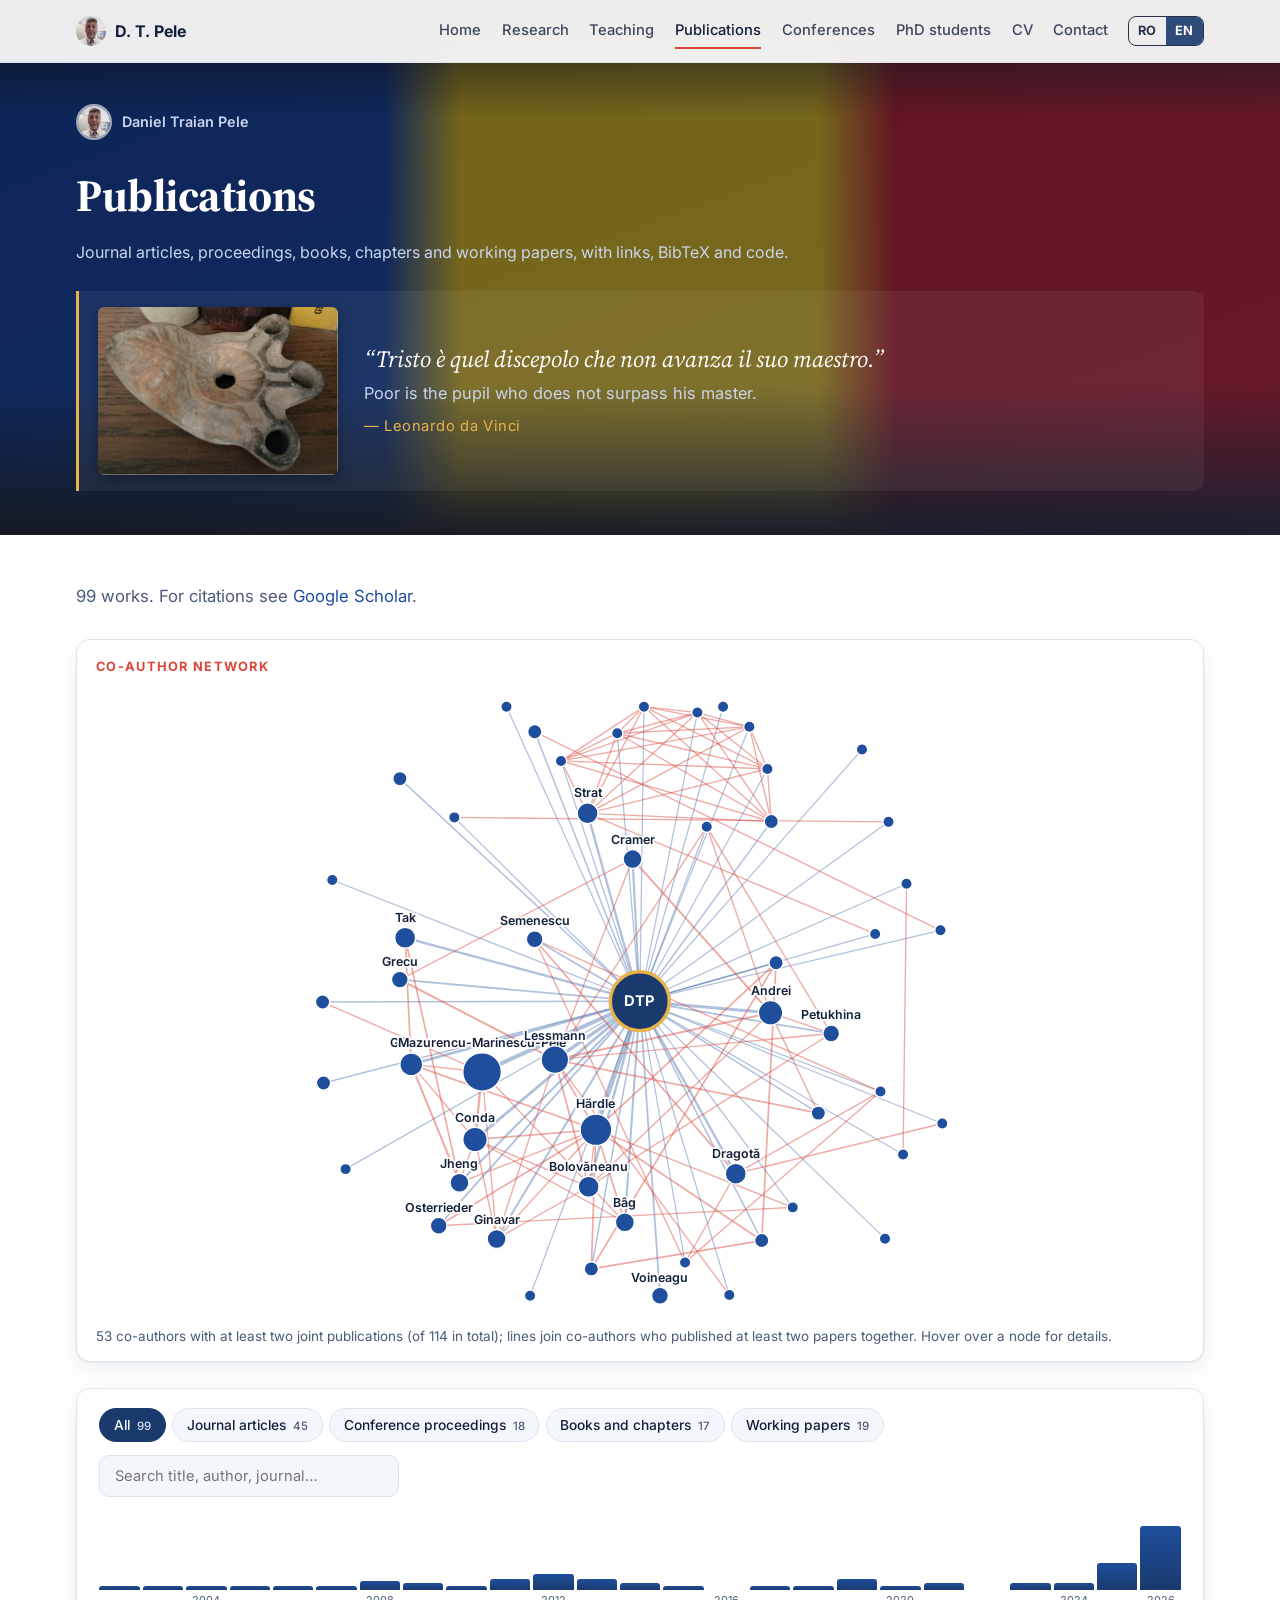
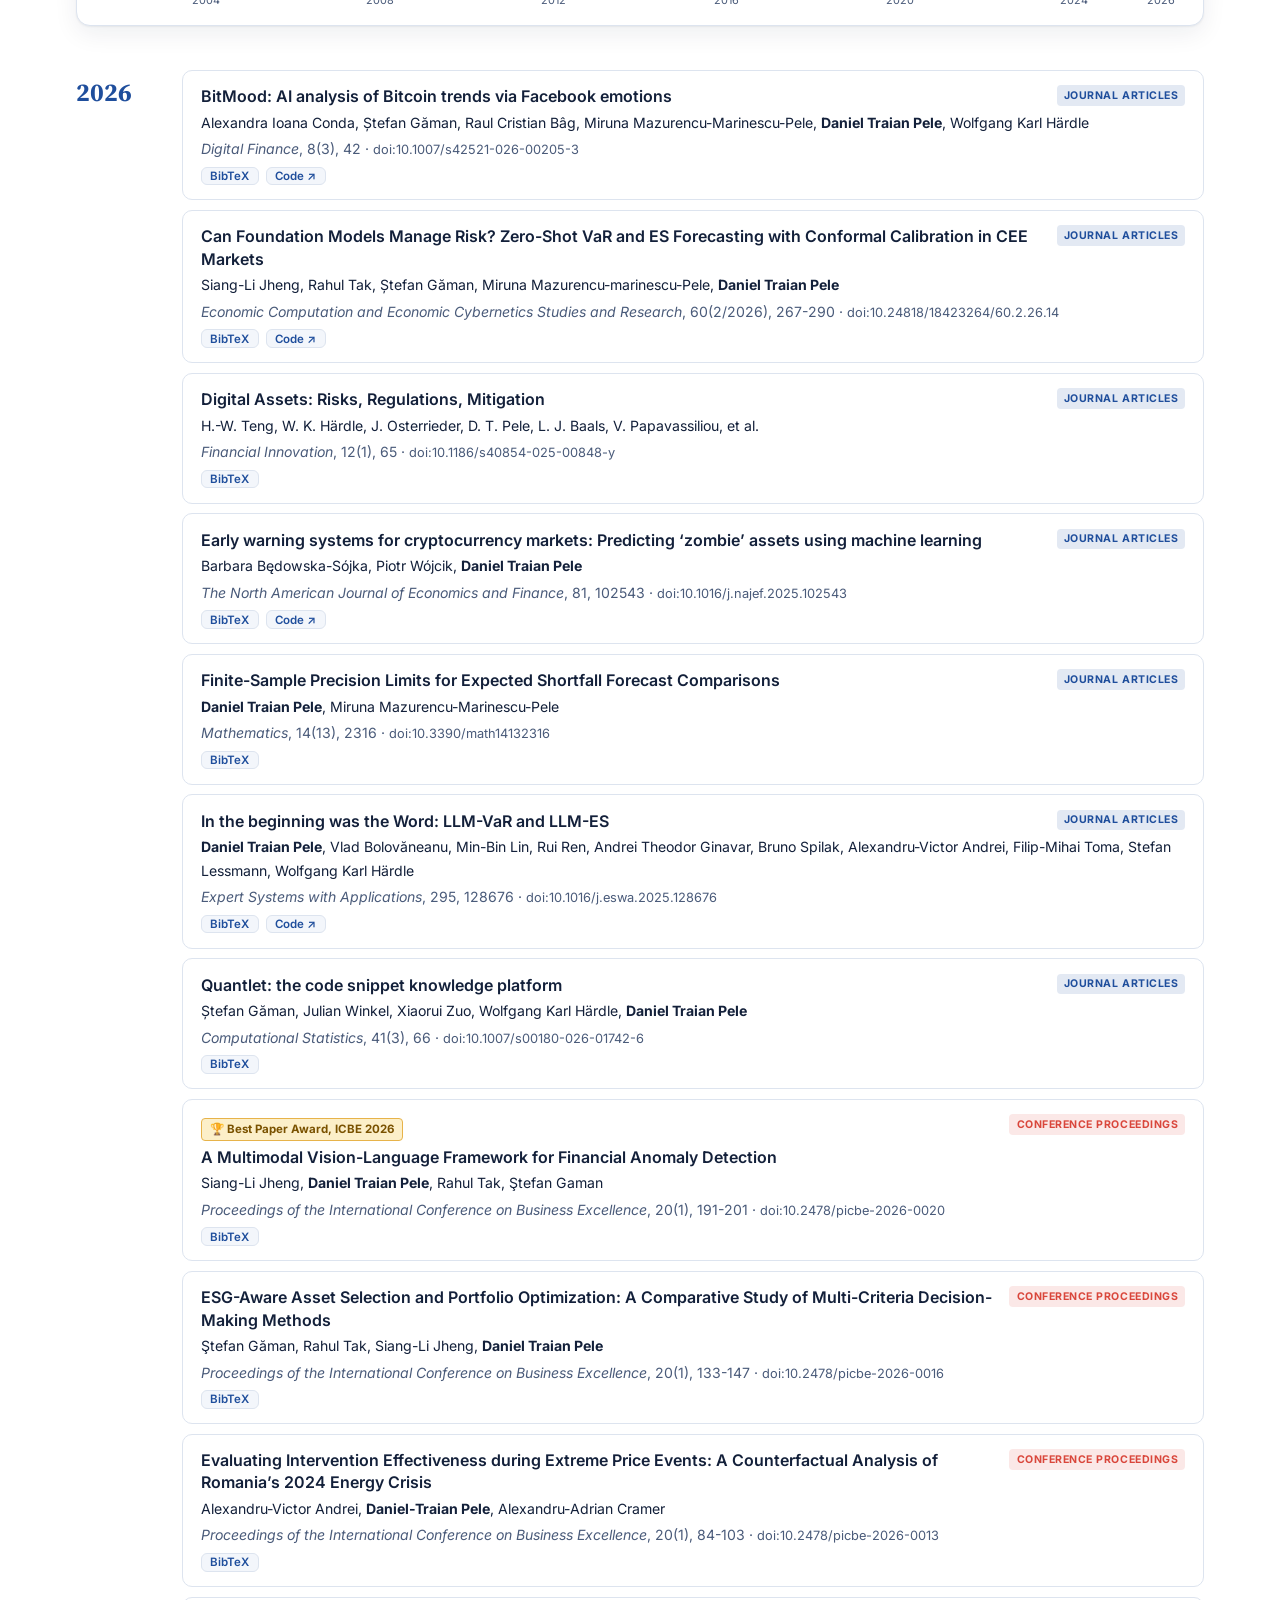
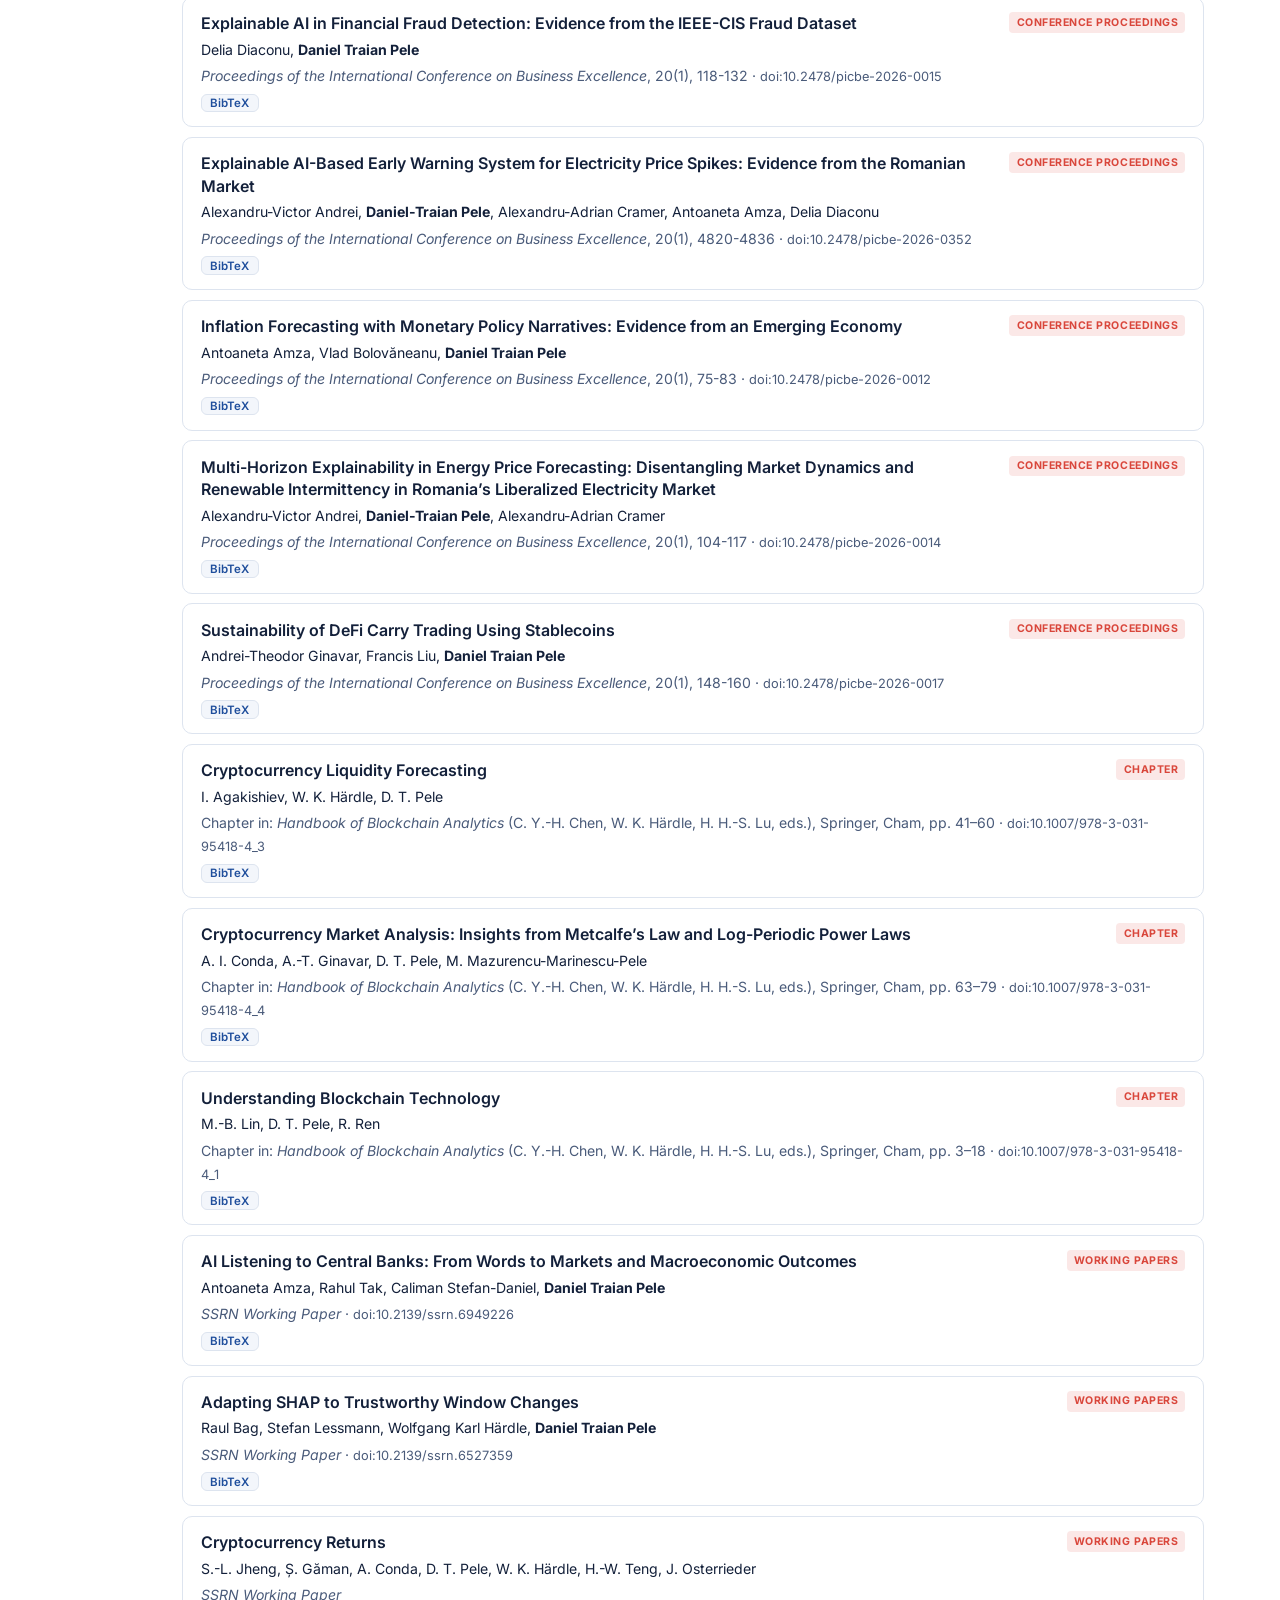
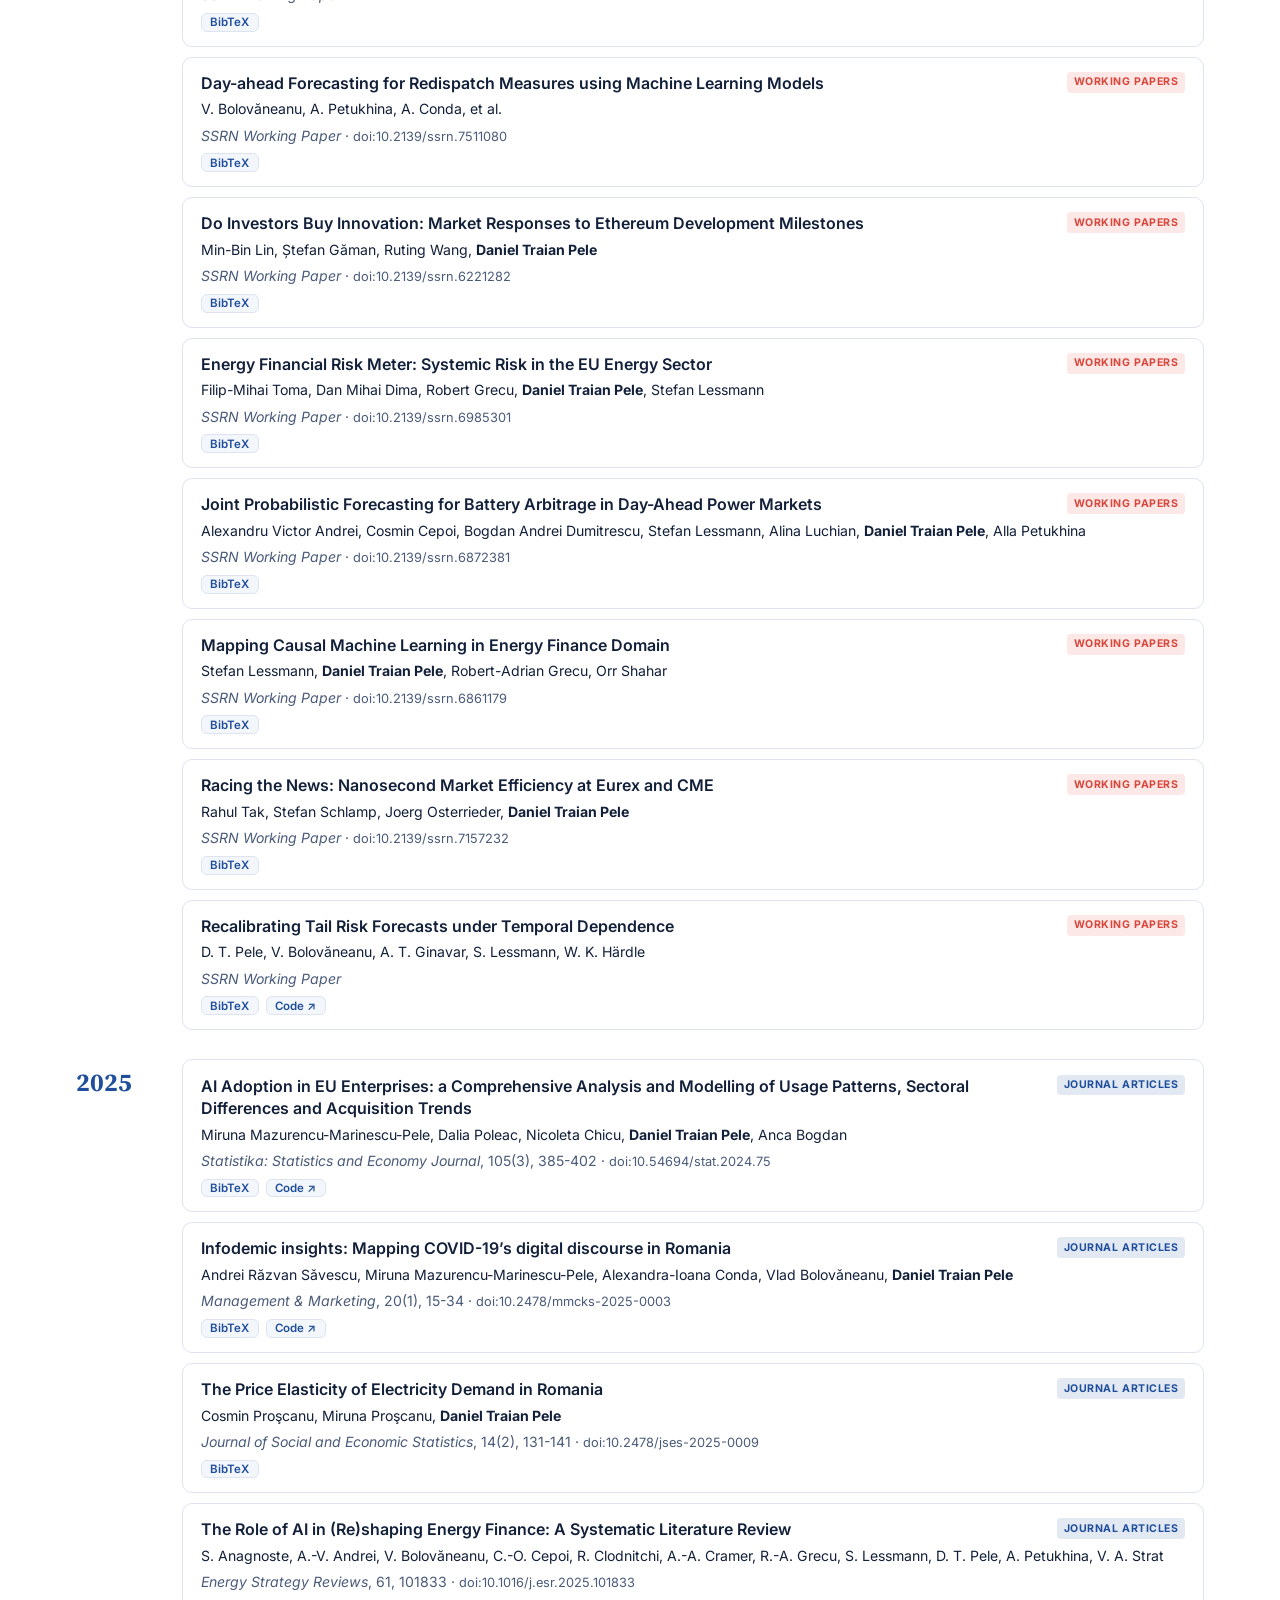
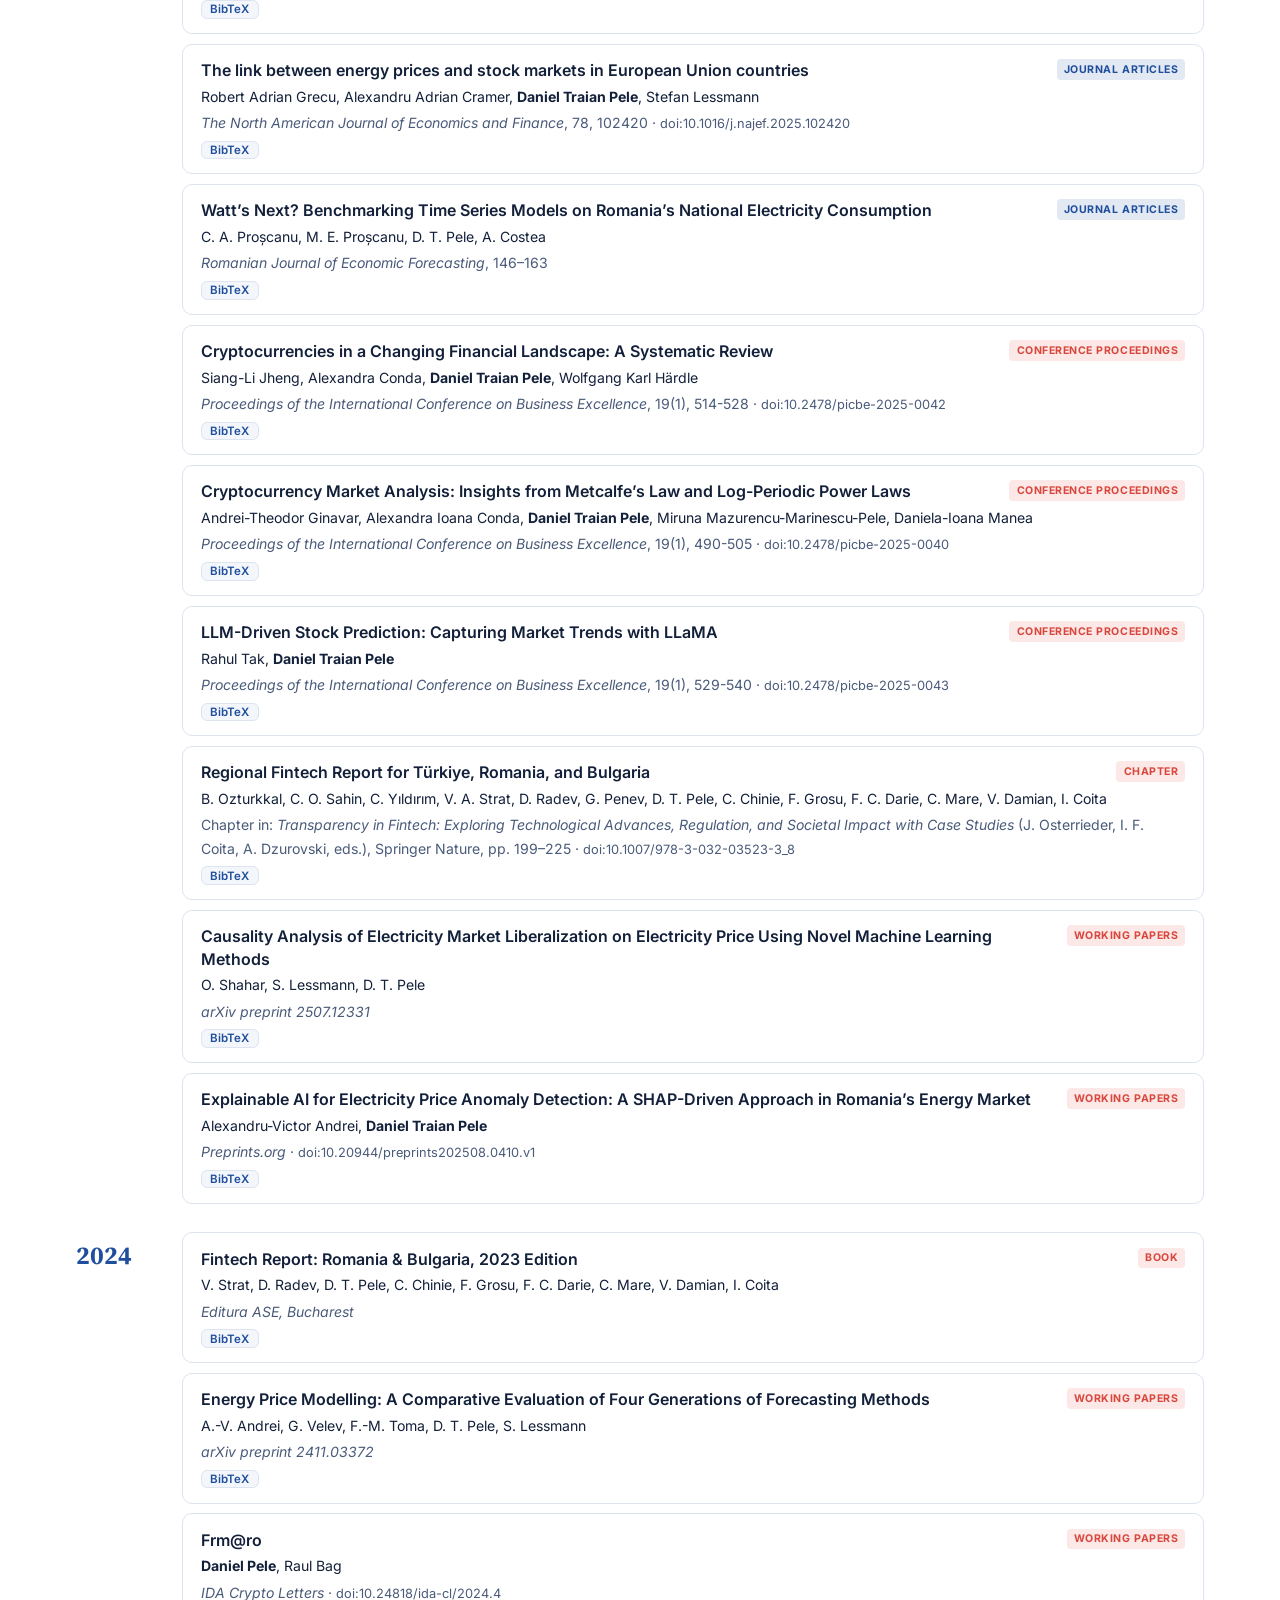
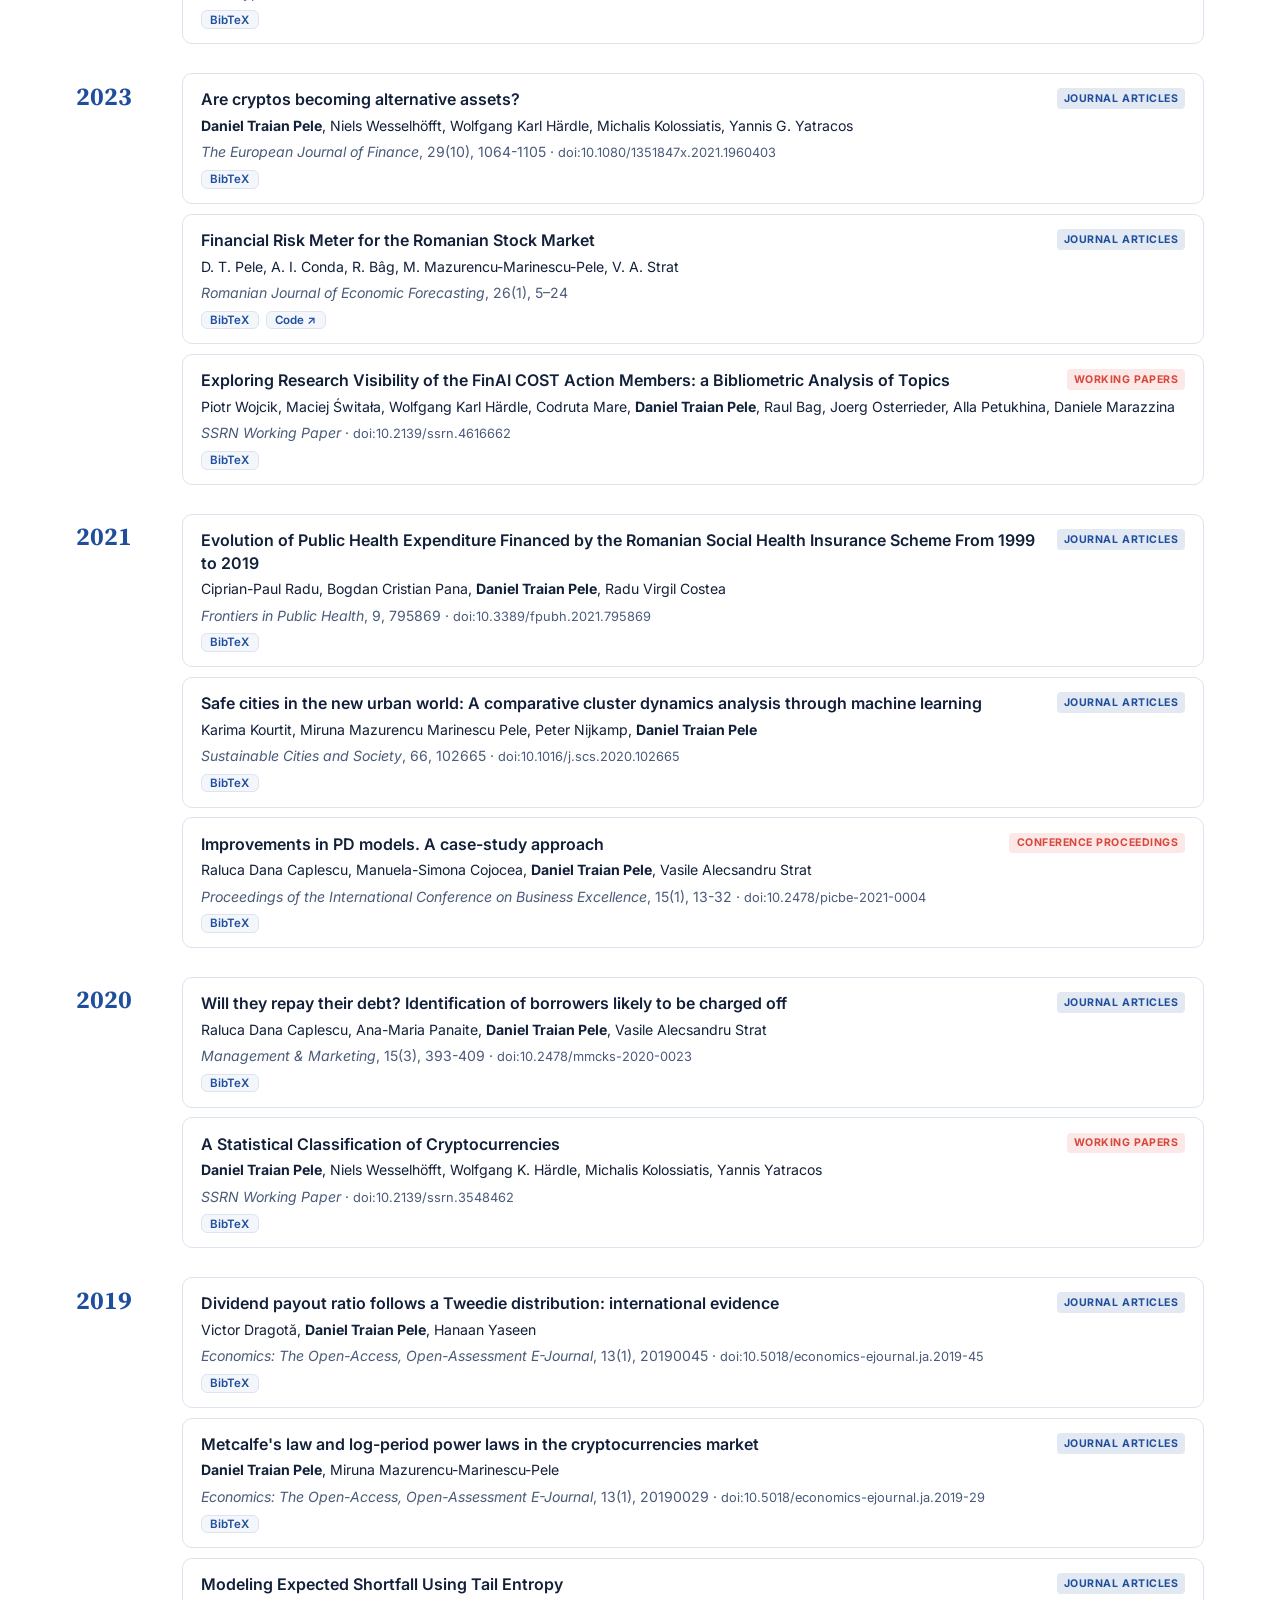
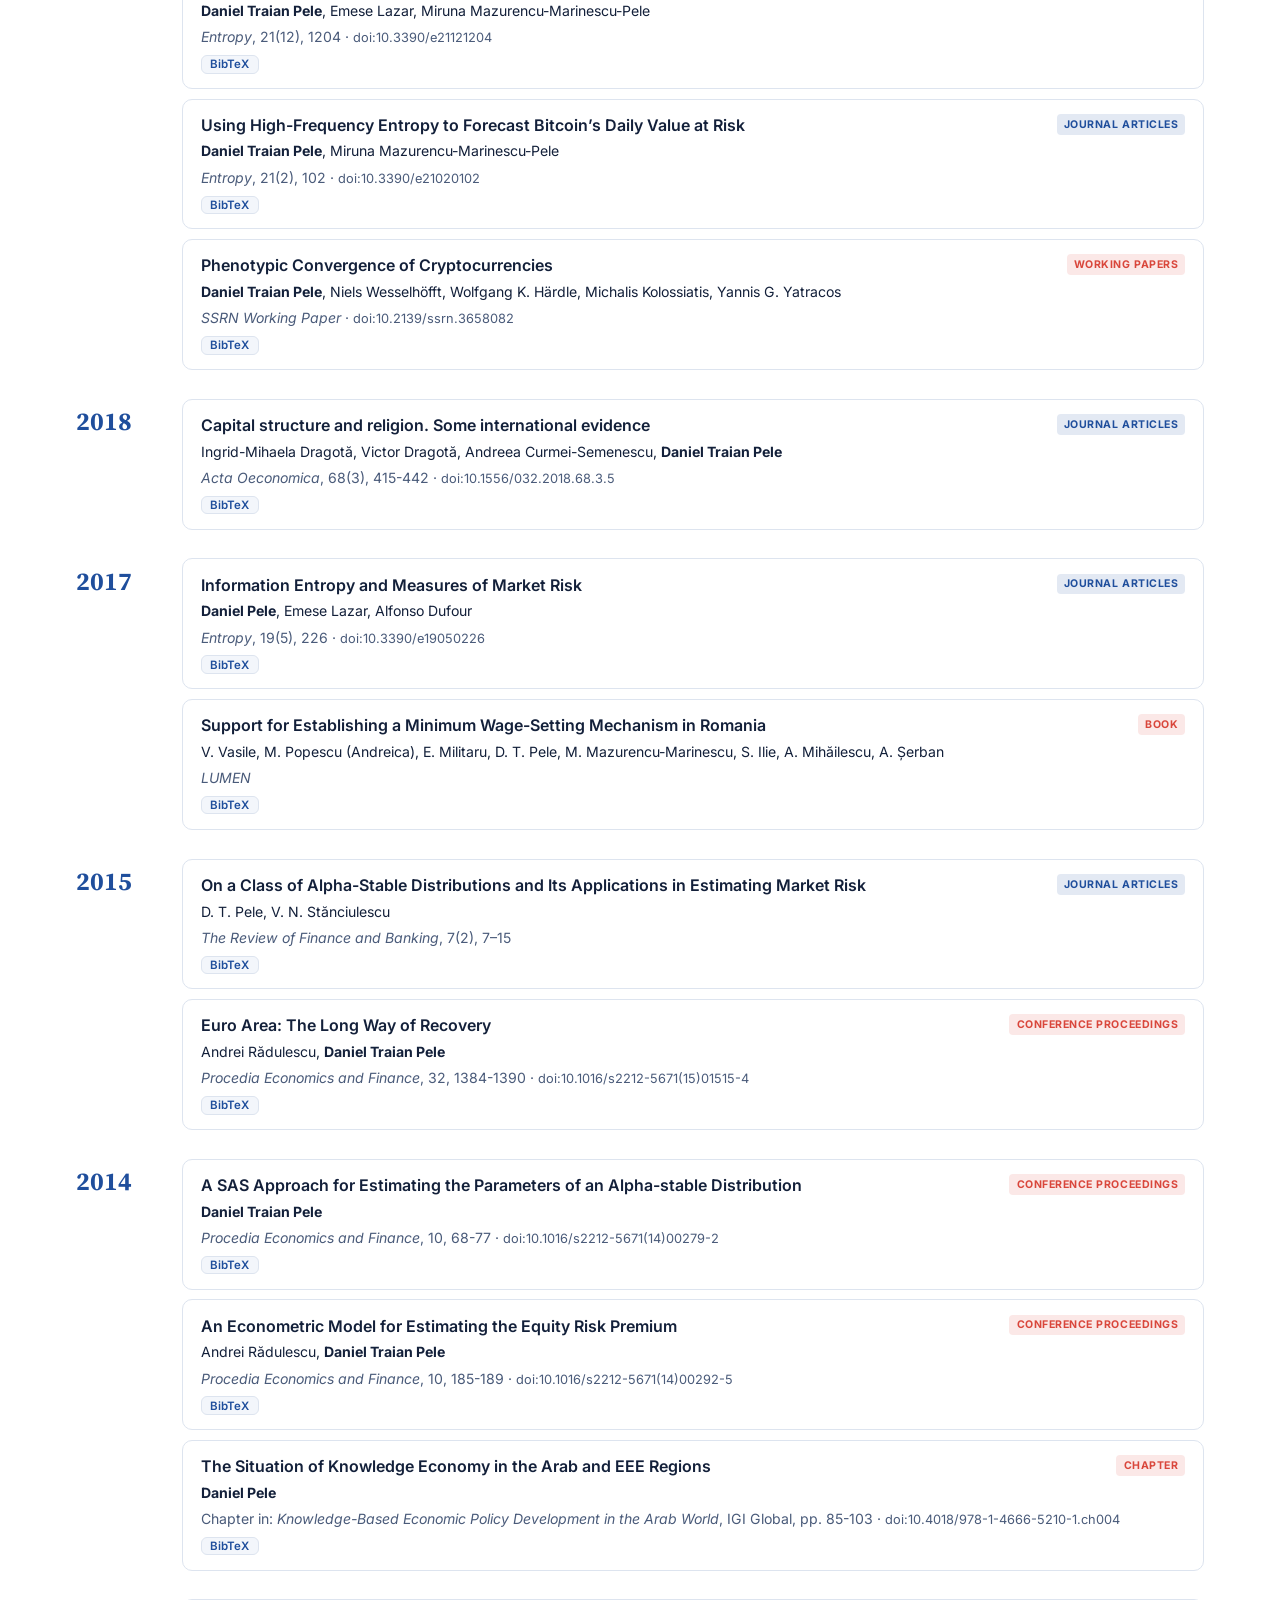
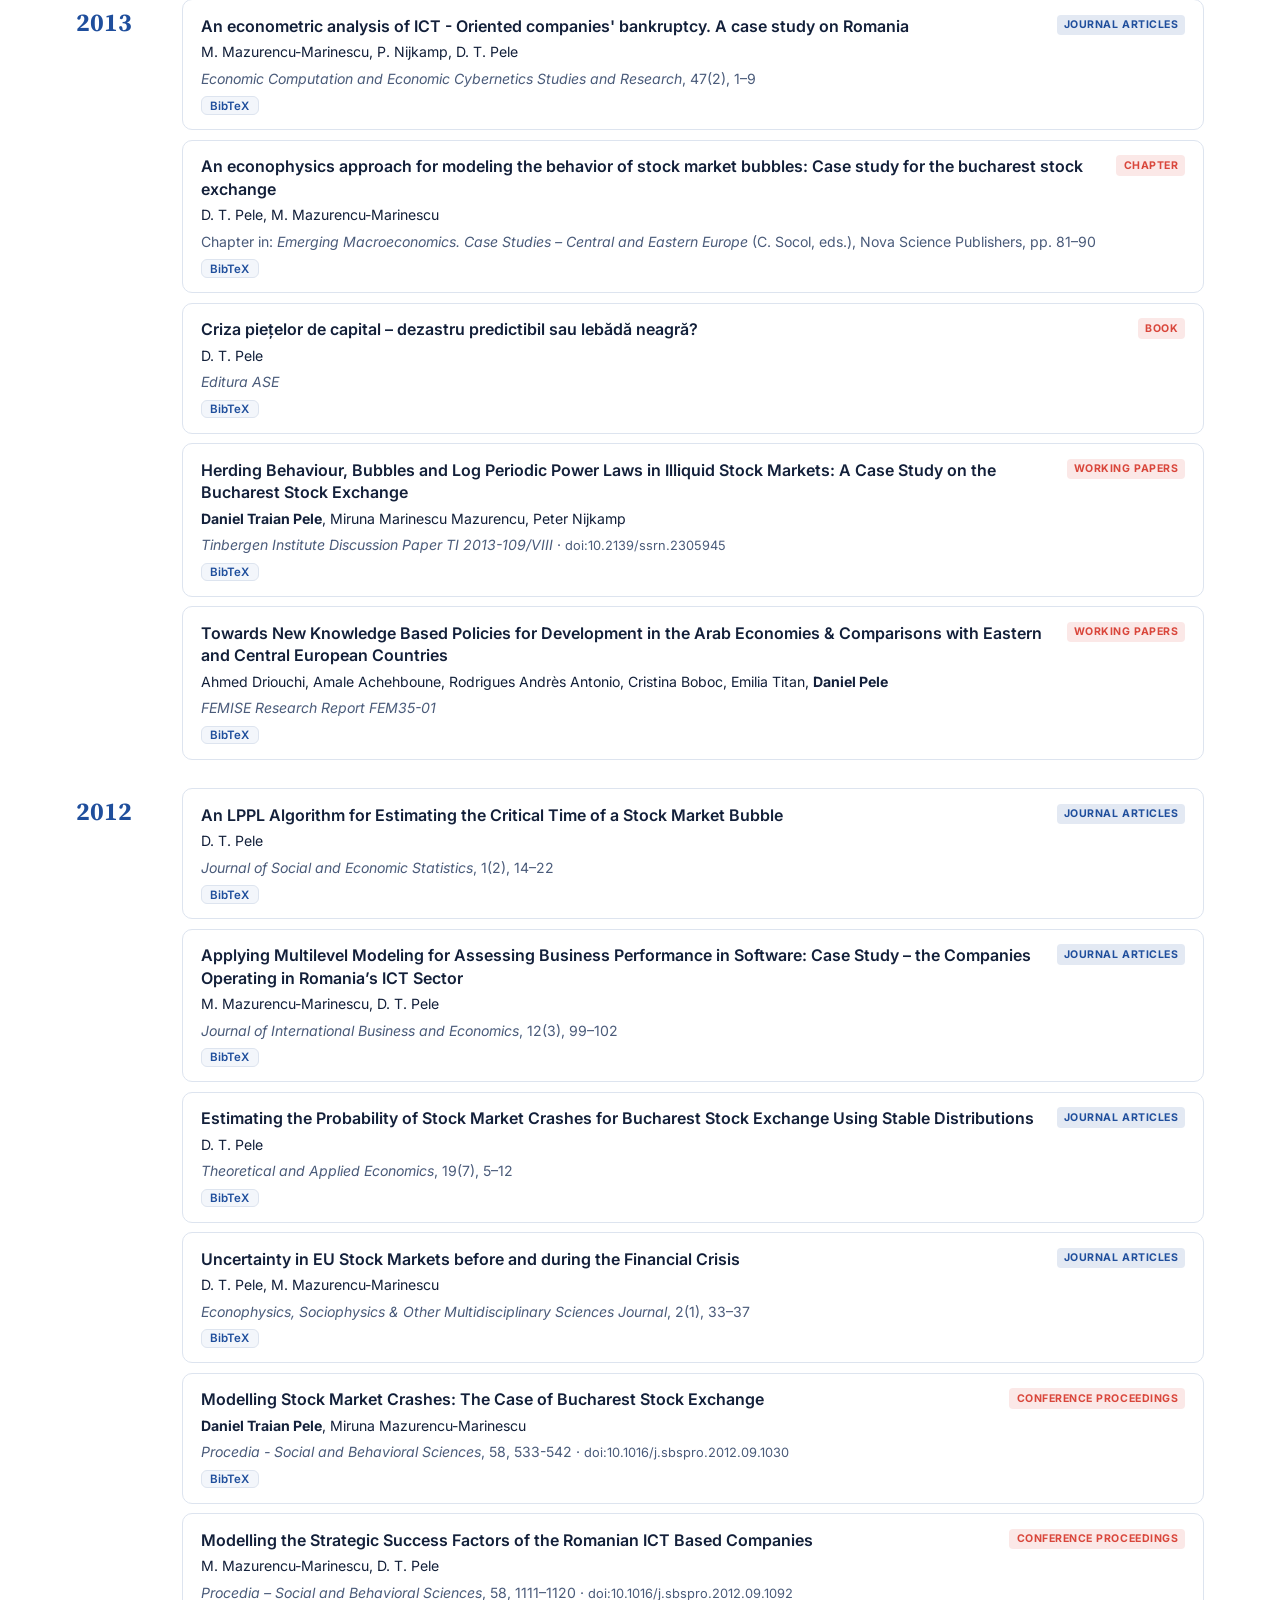
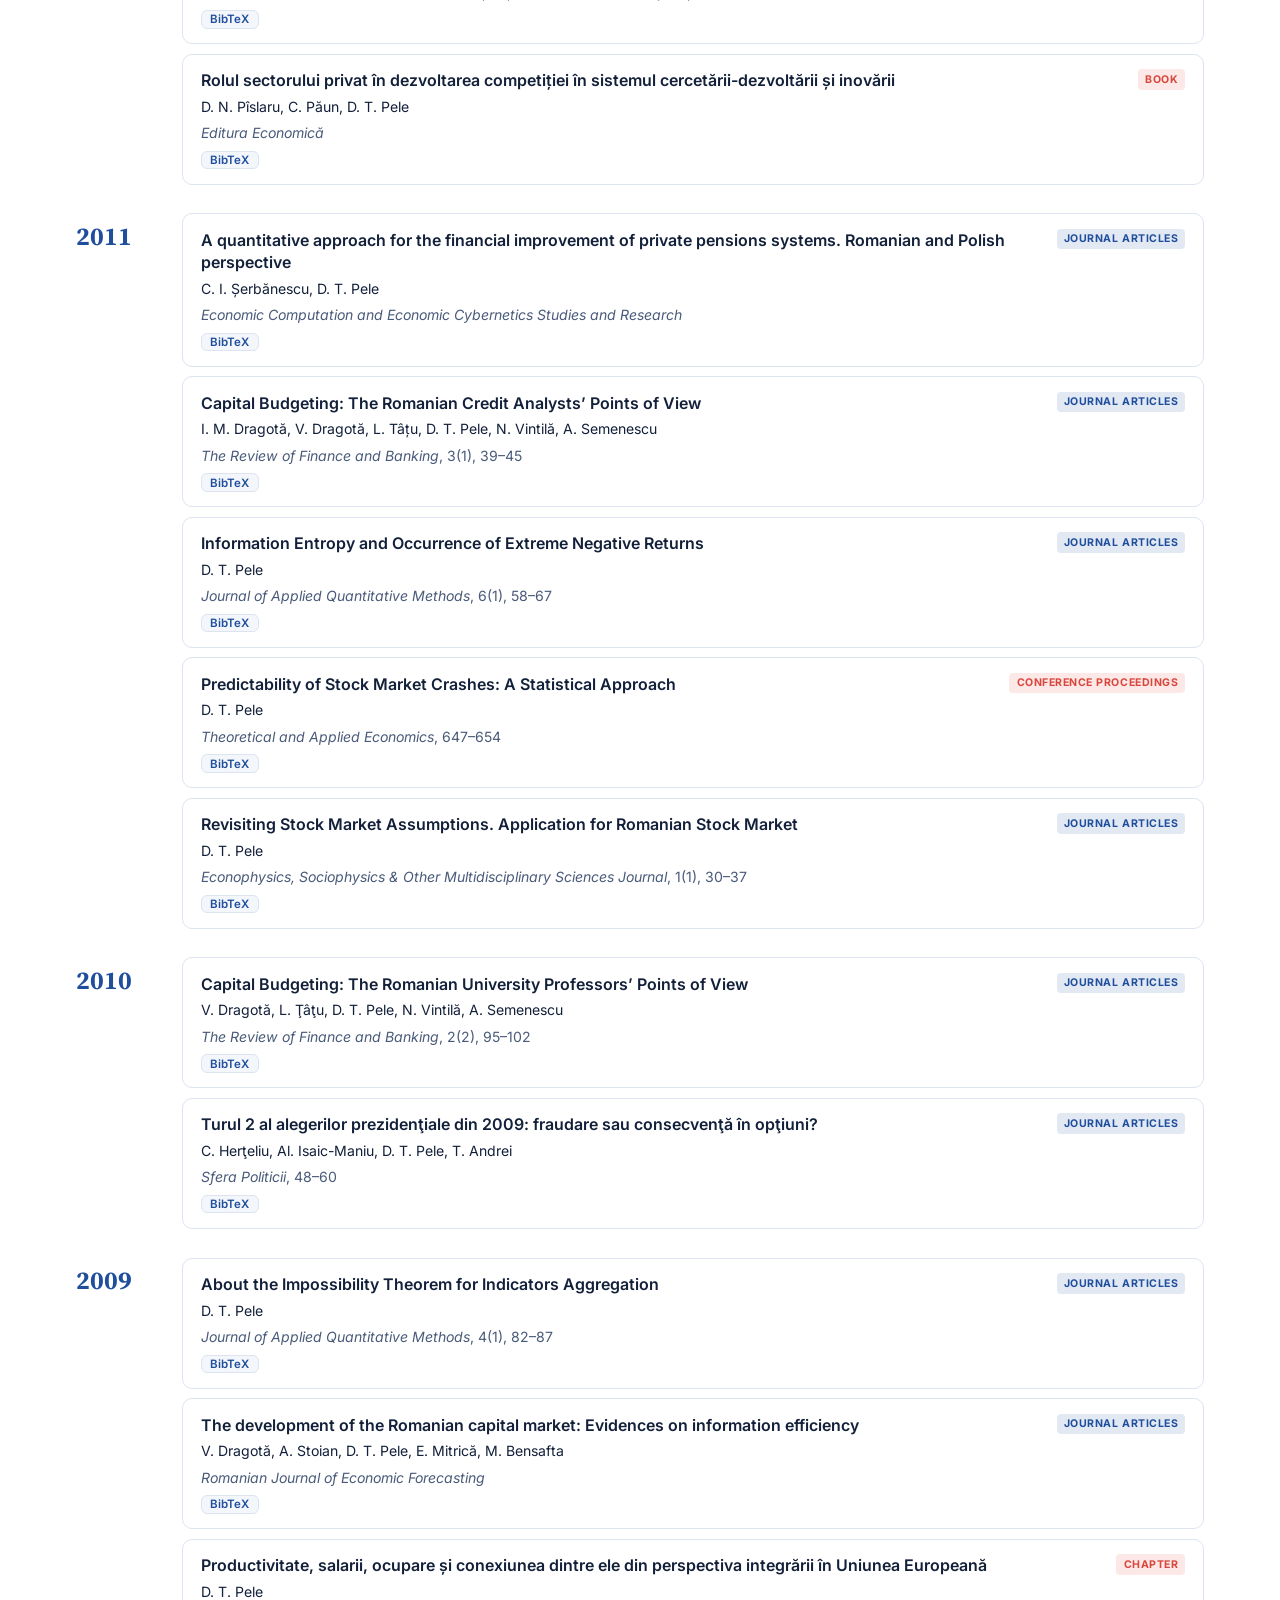
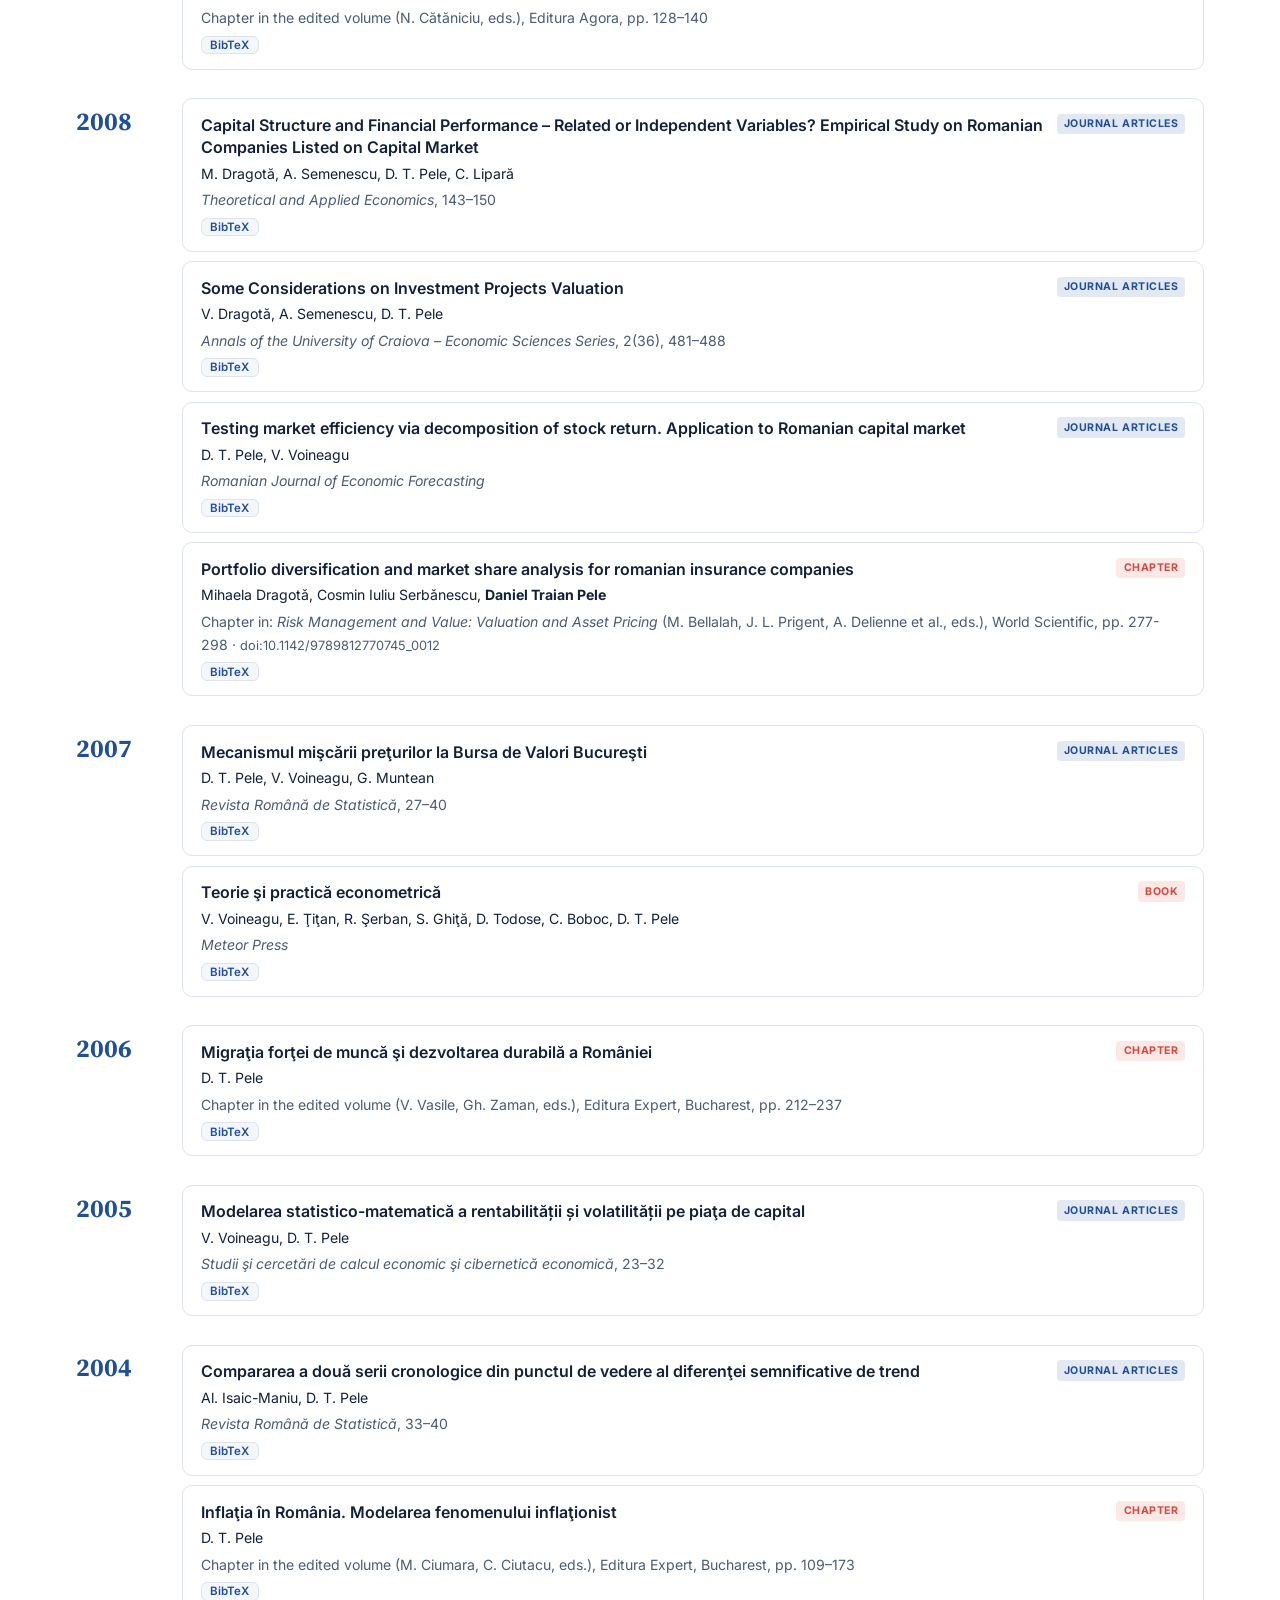
<file: publications.html>
<!DOCTYPE html>
<html lang="en" data-lang="en"><head>
    <meta charset="UTF-8">
    <meta name="viewport" content="width=device-width, initial-scale=1.0">
    <title>Publications · Daniel Traian Pele</title>
    <meta name="description" content="Publications of Daniel Traian Pele: journal articles, proceedings, books, chapters and working papers, with BibTeX and code.">
    <meta name="author" content="Daniel Traian Pele">
    <link rel="canonical" href="https://danpele.github.io/publications.html">
    <link rel="alternate" hreflang="en" href="https://danpele.github.io/publications.html">
    <link rel="alternate" hreflang="ro" href="https://danpele.github.io/publications_ro.html">
    <meta property="og:type" content="website">
    <meta property="og:title" content="Publications · Daniel Traian Pele">
    <meta property="og:description" content="Publications of Daniel Traian Pele: journal articles, proceedings, books, chapters and working papers, with BibTeX and code.">
    <meta property="og:url" content="https://danpele.github.io/publications.html">
    <meta property="og:image" content="https://danpele.github.io/assets/og.jpg">
    <meta property="og:image:width" content="1200">
    <meta property="og:image:height" content="630">
    <meta property="og:locale" content="en_GB">
    <meta name="twitter:card" content="summary_large_image">
    <link rel="icon" type="image/png" sizes="64x64" href="assets/favicon.png">
    <link rel="apple-touch-icon" href="assets/apple-touch-icon.png">
    <link rel="preconnect" href="https://fonts.googleapis.com">
    <link rel="preconnect" href="https://fonts.gstatic.com" crossorigin="">
    <link href="https://fonts.googleapis.com/css2?family=Inter:wght@400;500;600;700&amp;family=Source+Serif+4:opsz,wght@8..60,500;8..60,600;8..60,700&amp;display=swap" rel="stylesheet">
    <link rel="stylesheet" href="assets/style.css?v=41d4f184">
</head>
<body data-page="publications">
    <header class="topbar solid" id="topbar">
        <div class="wrap topbar-inner">
            <a class="brand" href="index.html"><img src="assets/photo.jpg" alt=""><span>D. T. Pele</span></a>
            <nav class="nav" id="nav"><a href="index.html">Home</a><a href="index.html#themes">Research</a><a href="index.html#teaching">Teaching</a><a href="publications.html" aria-current="page" class="active">Publications</a><a href="talks.html">Conferences</a><a href="phd.html">PhD students</a><a href="cv.html">CV</a><a href="#contact">Contact</a></nav>
            <div class="lang" role="group" aria-label="Language"><a href="publications_ro.html" hreflang="ro" id="lang-ro">RO</a><a href="publications.html" hreflang="en" id="lang-en" aria-current="true">EN</a></div>
        </div>
    </header>

    <section class="page-hero">
        <div class="wrap page-hero-inner">
            <a class="page-hero-person" id="page-person" href="index.html"><img src="assets/photo.jpg" alt="" width="56" height="56"><span>Daniel Traian Pele</span></a>
            <h1 id="page-title">Publications</h1>
            <p id="page-lead">Journal articles, proceedings, books, chapters and working papers, with links, BibTeX and code.</p>
            <figure class="motto" id="motto"><a class="motto-lamp" href="https://www.linkedin.com/posts/daniel-traian-pele_1-decembrie-ziua-na%C8%9Bional%C4%83-a-rom%C3%A2niei-share-7398786810773942272-Xl_a/" target="_blank" rel="noopener" title="Daco-Roman oil lamp, 2nd–4th century AD, found near Gura-Padinii (Romanați, today Olt county)"><img src="assets/opait.jpg" alt="Daco-Roman oil lamp, 2nd–4th century AD, found near Gura-Padinii (Romanați, today Olt county)" width="806" height="564"></a><div><blockquote lang="it">“Tristo è quel discepolo che non avanza il suo maestro.”</blockquote><p>Poor is the pupil who does not surpass his master.</p><figcaption>— Leonardo da Vinci</figcaption></div></figure>
        </div>
    </section>

    <main>
        <section id="publications" class="section">
            <div class="wrap">
                <p class="kicker" data-t="pubsKicker">Full list</p>
                <h2 data-t="publications">Publications</h2>
                <p class="lead" id="pubs-lead">99 works. For citations see <a href="https://scholar.google.com/citations?user=8dmnNZ4AAAAJ" target="_blank" rel="noopener">Google Scholar</a>.</p>
                <figure class="viz-card"><h3 class="viz-title" data-t="netTitle">Co-author network</h3><div id="coauthor-net" class="coauthor-net"><svg viewBox="0 0 960 560" class="net-svg"><g><line class="net-spoke" stroke-width="2.6" x1="480" y1="280" x2="334.5461083067075" y2="402.05771014435953"></line><line class="net-spoke" stroke-width="2.35" x1="480" y1="280" x2="278.26504540271657" y2="335.75548066079944"></line><line class="net-spoke" stroke-width="1.85" x1="480" y1="280" x2="466.78740877586057" y2="475.1244793625015"></line><line class="net-spoke" stroke-width="3.6" x1="480" y1="280" x2="340.77390721916146" y2="342.4415369966264"></line><line class="net-spoke" stroke-width="3.6" x1="480" y1="280" x2="441.26196987559877" y2="393.4438983308236"></line><line class="net-spoke" stroke-width="1.85" x1="480" y1="280" x2="320.812086119396" y2="440.1792359672646"></line><line class="net-spoke" stroke-width="2.1" x1="480" y1="280" x2="272.85319872596665" y2="223.98441033801097"></line><line class="net-spoke" stroke-width="1.1" x1="480" y1="280" x2="614.9963426039197" y2="461.9773175710046"></line><line class="net-spoke" stroke-width="1.6" x1="480" y1="280" x2="302.48309781762146" y2="478.18862299545043"></line><line class="net-spoke" stroke-width="1.1" x1="480" y1="280" x2="553.48753254889" y2="20"></line><line class="net-spoke" stroke-width="2.1" x1="480" y1="280" x2="434.8216733075371" y2="443.7760544319429"></line><line class="net-spoke" stroke-width="1.35" x1="480" y1="280" x2="387.2703640349543" y2="42.16254358321979"></line><line class="net-spoke" stroke-width="1.1" x1="480" y1="280" x2="745.3770361571034" y2="217.3761081307564"></line><line class="net-spoke" stroke-width="1.85" x1="480" y1="280" x2="353.6045033673944" y2="489.8665439281168"></line><line class="net-spoke" stroke-width="2.6" x1="480" y1="280" x2="595.3878241436903" y2="290.2443071975881"></line><line class="net-spoke" stroke-width="1.35" x1="480" y1="280" x2="637.5638610598081" y2="378.7473582388412"></line><line class="net-spoke" stroke-width="3.1" x1="480" y1="280" x2="405.0259089539013" y2="331.57923059104024"></line><line class="net-spoke" stroke-width="1.85" x1="480" y1="280" x2="473.597567826957" y2="154.54844263523222"></line><line class="net-spoke" stroke-width="1.1" x1="480" y1="280" x2="383.2064711698091" y2="540"></line><line class="net-spoke" stroke-width="1.35" x1="480" y1="280" x2="268.25034569105554" y2="83.51255990707773"></line><line class="net-spoke" stroke-width="1.6" x1="480" y1="280" x2="648.9062734390703" y2="308.4540140785784"></line><line class="net-spoke" stroke-width="1.6" x1="480" y1="280" x2="268.1562342972485" y2="260.91822269540353"></line><line class="net-spoke" stroke-width="1.1" x1="480" y1="280" x2="539.0921024987842" y2="125.94328184253916"></line><line class="net-spoke" stroke-width="1.1" x1="480" y1="280" x2="559.0217220922522" y2="539.3001210807795"></line><line class="net-spoke" stroke-width="1.1" x1="480" y1="280" x2="316.30572225734414" y2="117.74511593266516"></line><line class="net-spoke" stroke-width="1.1" x1="480" y1="280" x2="699.520432926586" y2="121.68007642655954"></line><line class="net-spoke" stroke-width="2.1" x1="480" y1="280" x2="433.90391873468883" y2="114.16189170607423"></line><line class="net-spoke" stroke-width="1.1" x1="480" y1="280" x2="483.6815465721344" y2="20"></line><line class="net-spoke" stroke-width="1.1" x1="480" y1="280" x2="592.6668287126421" y2="74.9634604464151"></line><line class="net-spoke" stroke-width="1.1" x1="480" y1="280" x2="410.4471976148826" y2="67.89225611773044"></line><line class="net-spoke" stroke-width="1.1" x1="480" y1="280" x2="530.8386984373624" y2="25.22503333391788"></line><line class="net-spoke" stroke-width="1.35" x1="480" y1="280" x2="596.0587972518049" y2="121.38911970350523"></line><line class="net-spoke" stroke-width="1.1" x1="480" y1="280" x2="460.10148399538366" y2="43.45701613756014"></line><line class="net-spoke" stroke-width="1.1" x1="480" y1="280" x2="576.7063294135105" y2="37.79921534605706"></line><line class="net-spoke" stroke-width="1.35" x1="480" y1="280" x2="437.23401169128294" y2="516.2752709073494"></line><line class="net-spoke" stroke-width="1.35" x1="480" y1="280" x2="600.2841633046726" y2="246.06412499407415"></line><line class="net-spoke" stroke-width="1.35" x1="480" y1="280" x2="587.625952073856" y2="491.25442606444443"></line><line class="net-spoke" stroke-width="1.35" x1="480" y1="280" x2="199.98873768688873" y2="280.7401327117901"></line><line class="net-spoke" stroke-width="1.1" x1="480" y1="280" x2="687.7276797752371" y2="220.63595042916066"></line><line class="net-spoke" stroke-width="2.1" x1="480" y1="280" x2="564.6953580187761" y2="432.21484544057233"></line><line class="net-spoke" stroke-width="1.1" x1="480" y1="280" x2="362.30464333377006" y2="20"></line><line class="net-spoke" stroke-width="1.1" x1="480" y1="280" x2="746.9940377854065" y2="387.95371467078604"></line><line class="net-spoke" stroke-width="1.1" x1="480" y1="280" x2="220.29901321891685" y2="428.2174158233939"></line><line class="net-spoke" stroke-width="1.1" x1="480" y1="280" x2="715.4036139147815" y2="176.33125393108102"></line><line class="net-spoke" stroke-width="1.1" x1="480" y1="280" x2="712.3707814645649" y2="415.3394077242127"></line><line class="net-spoke" stroke-width="1.1" x1="480" y1="280" x2="208.56138945072465" y2="172.9787361899113"></line><line class="net-spoke" stroke-width="1.1" x1="480" y1="280" x2="692.4584017639945" y2="359.7723108831908"></line><line class="net-spoke" stroke-width="1.1" x1="480" y1="280" x2="519.9444238293646" y2="510.61139135626587"></line><line class="net-spoke" stroke-width="1.6" x1="480" y1="280" x2="387.17182426688754" y2="225.33843704478008"></line><line class="net-spoke" stroke-width="1.1" x1="480" y1="280" x2="696.4258822138339" y2="489.5929913806866"></line><line class="net-spoke" stroke-width="1.35" x1="480" y1="280" x2="200.80568002914205" y2="352.2086951743081"></line><line class="net-spoke" stroke-width="1.1" x1="480" y1="280" x2="676.1322774329954" y2="57.870010132199816"></line><line class="net-spoke" stroke-width="1.6" x1="480" y1="280" x2="497.79665086697787" y2="540"></line><line class="net-link" stroke-width="1.2" x1="334.5461083067075" y1="402.05771014435953" x2="278.26504540271657" y2="335.75548066079944"></line><line class="net-link" stroke-width="1.2" x1="466.78740877586057" y1="475.1244793625015" x2="334.5461083067075" y2="402.05771014435953"></line><line class="net-link" stroke-width="2.1" x1="334.5461083067075" y1="402.05771014435953" x2="340.77390721916146" y2="342.4415369966264"></line><line class="net-link" stroke-width="1.5" x1="334.5461083067075" y1="402.05771014435953" x2="441.26196987559877" y2="393.4438983308236"></line><line class="net-link" stroke-width="1.2" x1="278.26504540271657" y1="335.75548066079944" x2="340.77390721916146" y2="342.4415369966264"></line><line class="net-link" stroke-width="1.5" x1="278.26504540271657" y1="335.75548066079944" x2="441.26196987559877" y2="393.4438983308236"></line><line class="net-link" stroke-width="1.2" x1="466.78740877586057" y1="475.1244793625015" x2="340.77390721916146" y2="342.4415369966264"></line><line class="net-link" stroke-width="1.5" x1="466.78740877586057" y1="475.1244793625015" x2="441.26196987559877" y2="393.4438983308236"></line><line class="net-link" stroke-width="1.5" x1="320.812086119396" y1="440.1792359672646" x2="272.85319872596665" y2="223.98441033801097"></line><line class="net-link" stroke-width="1.7999999999999998" x1="278.26504540271657" y1="335.75548066079944" x2="320.812086119396" y2="440.1792359672646"></line><line class="net-link" stroke-width="1.5" x1="278.26504540271657" y1="335.75548066079944" x2="272.85319872596665" y2="223.98441033801097"></line><line class="net-link" stroke-width="1.2" x1="441.26196987559877" y1="393.4438983308236" x2="614.9963426039197" y2="461.9773175710046"></line><line class="net-link" stroke-width="1.2" x1="302.48309781762146" y1="478.18862299545043" x2="614.9963426039197" y2="461.9773175710046"></line><line class="net-link" stroke-width="1.5" x1="441.26196987559877" y1="393.4438983308236" x2="302.48309781762146" y2="478.18862299545043"></line><line class="net-link" stroke-width="1.2" x1="434.8216733075371" y1="443.7760544319429" x2="353.6045033673944" y2="489.8665439281168"></line><line class="net-link" stroke-width="1.2" x1="595.3878241436903" y1="290.2443071975881" x2="434.8216733075371" y2="443.7760544319429"></line><line class="net-link" stroke-width="1.5" x1="434.8216733075371" y1="443.7760544319429" x2="405.0259089539013" y2="331.57923059104024"></line><line class="net-link" stroke-width="1.2" x1="434.8216733075371" y1="443.7760544319429" x2="441.26196987559877" y2="393.4438983308236"></line><line class="net-link" stroke-width="1.2" x1="387.2703640349543" y1="42.16254358321979" x2="745.3770361571034" y2="217.3761081307564"></line><line class="net-link" stroke-width="1.2" x1="353.6045033673944" y1="489.8665439281168" x2="405.0259089539013" y2="331.57923059104024"></line><line class="net-link" stroke-width="1.2" x1="353.6045033673944" y1="489.8665439281168" x2="441.26196987559877" y2="393.4438983308236"></line><line class="net-link" stroke-width="1.2" x1="595.3878241436903" y1="290.2443071975881" x2="637.5638610598081" y2="378.7473582388412"></line><line class="net-link" stroke-width="1.7999999999999998" x1="595.3878241436903" y1="290.2443071975881" x2="405.0259089539013" y2="331.57923059104024"></line><line class="net-link" stroke-width="1.5" x1="405.0259089539013" y1="331.57923059104024" x2="637.5638610598081" y2="378.7473582388412"></line><line class="net-link" stroke-width="1.5" x1="441.26196987559877" y1="393.4438983308236" x2="405.0259089539013" y2="331.57923059104024"></line><line class="net-link" stroke-width="1.7999999999999998" x1="595.3878241436903" y1="290.2443071975881" x2="473.597567826957" y2="154.54844263523222"></line><line class="net-link" stroke-width="1.2" x1="334.5461083067075" y1="402.05771014435953" x2="353.6045033673944" y2="489.8665439281168"></line><line class="net-link" stroke-width="1.2" x1="353.6045033673944" y1="489.8665439281168" x2="340.77390721916146" y2="342.4415369966264"></line><line class="net-link" stroke-width="1.2" x1="334.5461083067075" y1="402.05771014435953" x2="320.812086119396" y2="440.1792359672646"></line><line class="net-link" stroke-width="1.2" x1="441.26196987559877" y1="393.4438983308236" x2="320.812086119396" y2="440.1792359672646"></line><line class="net-link" stroke-width="1.2" x1="434.8216733075371" y1="443.7760544319429" x2="648.9062734390703" y2="308.4540140785784"></line><line class="net-link" stroke-width="1.2" x1="434.8216733075371" y1="443.7760544319429" x2="334.5461083067075" y2="402.05771014435953"></line><line class="net-link" stroke-width="1.7999999999999998" x1="268.1562342972485" y1="260.91822269540353" x2="405.0259089539013" y2="331.57923059104024"></line><line class="net-link" stroke-width="1.2" x1="595.3878241436903" y1="290.2443071975881" x2="539.0921024987842" y2="125.94328184253916"></line><line class="net-link" stroke-width="1.2" x1="595.3878241436903" y1="290.2443071975881" x2="648.9062734390703" y2="308.4540140785784"></line><line class="net-link" stroke-width="1.2" x1="539.0921024987842" y1="125.94328184253916" x2="405.0259089539013" y2="331.57923059104024"></line><line class="net-link" stroke-width="1.2" x1="539.0921024987842" y1="125.94328184253916" x2="648.9062734390703" y2="308.4540140785784"></line><line class="net-link" stroke-width="1.2" x1="405.0259089539013" y1="331.57923059104024" x2="648.9062734390703" y2="308.4540140785784"></line><line class="net-link" stroke-width="1.2" x1="405.0259089539013" y1="331.57923059104024" x2="559.0217220922522" y2="539.3001210807795"></line><line class="net-link" stroke-width="1.2" x1="316.30572225734414" y1="117.74511593266516" x2="699.520432926586" y2="121.68007642655954"></line><line class="net-link" stroke-width="1.2" x1="473.597567826957" y1="154.54844263523222" x2="268.1562342972485" y2="260.91822269540353"></line><line class="net-link" stroke-width="1.2" x1="473.597567826957" y1="154.54844263523222" x2="405.0259089539013" y2="331.57923059104024"></line><line class="net-link" stroke-width="1.2" x1="483.6815465721344" y1="20" x2="433.90391873468883" y2="114.16189170607423"></line><line class="net-link" stroke-width="1.2" x1="592.6668287126421" y1="74.9634604464151" x2="433.90391873468883" y2="114.16189170607423"></line><line class="net-link" stroke-width="1.2" x1="410.4471976148826" y1="67.89225611773044" x2="433.90391873468883" y2="114.16189170607423"></line><line class="net-link" stroke-width="1.2" x1="530.8386984373624" y1="25.22503333391788" x2="433.90391873468883" y2="114.16189170607423"></line><line class="net-link" stroke-width="1.2" x1="596.0587972518049" y1="121.38911970350523" x2="433.90391873468883" y2="114.16189170607423"></line><line class="net-link" stroke-width="1.2" x1="460.10148399538366" y1="43.45701613756014" x2="433.90391873468883" y2="114.16189170607423"></line><line class="net-link" stroke-width="1.2" x1="576.7063294135105" y1="37.79921534605706" x2="433.90391873468883" y2="114.16189170607423"></line><line class="net-link" stroke-width="1.2" x1="592.6668287126421" y1="74.9634604464151" x2="483.6815465721344" y2="20"></line><line class="net-link" stroke-width="1.2" x1="410.4471976148826" y1="67.89225611773044" x2="483.6815465721344" y2="20"></line><line class="net-link" stroke-width="1.2" x1="530.8386984373624" y1="25.22503333391788" x2="483.6815465721344" y2="20"></line><line class="net-link" stroke-width="1.2" x1="596.0587972518049" y1="121.38911970350523" x2="483.6815465721344" y2="20"></line><line class="net-link" stroke-width="1.2" x1="460.10148399538366" y1="43.45701613756014" x2="483.6815465721344" y2="20"></line><line class="net-link" stroke-width="1.2" x1="576.7063294135105" y1="37.79921534605706" x2="483.6815465721344" y2="20"></line><line class="net-link" stroke-width="1.2" x1="592.6668287126421" y1="74.9634604464151" x2="410.4471976148826" y2="67.89225611773044"></line><line class="net-link" stroke-width="1.2" x1="592.6668287126421" y1="74.9634604464151" x2="530.8386984373624" y2="25.22503333391788"></line><line class="net-link" stroke-width="1.2" x1="592.6668287126421" y1="74.9634604464151" x2="596.0587972518049" y2="121.38911970350523"></line><line class="net-link" stroke-width="1.2" x1="592.6668287126421" y1="74.9634604464151" x2="460.10148399538366" y2="43.45701613756014"></line><line class="net-link" stroke-width="1.2" x1="592.6668287126421" y1="74.9634604464151" x2="576.7063294135105" y2="37.79921534605706"></line><line class="net-link" stroke-width="1.2" x1="530.8386984373624" y1="25.22503333391788" x2="410.4471976148826" y2="67.89225611773044"></line><line class="net-link" stroke-width="1.2" x1="410.4471976148826" y1="67.89225611773044" x2="596.0587972518049" y2="121.38911970350523"></line><line class="net-link" stroke-width="1.2" x1="460.10148399538366" y1="43.45701613756014" x2="410.4471976148826" y2="67.89225611773044"></line><line class="net-link" stroke-width="1.2" x1="576.7063294135105" y1="37.79921534605706" x2="410.4471976148826" y2="67.89225611773044"></line><line class="net-link" stroke-width="1.2" x1="530.8386984373624" y1="25.22503333391788" x2="596.0587972518049" y2="121.38911970350523"></line><line class="net-link" stroke-width="1.2" x1="460.10148399538366" y1="43.45701613756014" x2="530.8386984373624" y2="25.22503333391788"></line><line class="net-link" stroke-width="1.2" x1="576.7063294135105" y1="37.79921534605706" x2="530.8386984373624" y2="25.22503333391788"></line><line class="net-link" stroke-width="1.2" x1="460.10148399538366" y1="43.45701613756014" x2="596.0587972518049" y2="121.38911970350523"></line><line class="net-link" stroke-width="1.2" x1="576.7063294135105" y1="37.79921534605706" x2="596.0587972518049" y2="121.38911970350523"></line><line class="net-link" stroke-width="1.2" x1="576.7063294135105" y1="37.79921534605706" x2="460.10148399538366" y2="43.45701613756014"></line><line class="net-link" stroke-width="1.5" x1="441.26196987559877" y1="393.4438983308236" x2="437.23401169128294" y2="516.2752709073494"></line><line class="net-link" stroke-width="1.5" x1="600.2841633046726" y1="246.06412499407415" x2="437.23401169128294" y2="516.2752709073494"></line><line class="net-link" stroke-width="1.5" x1="437.23401169128294" y1="516.2752709073494" x2="587.625952073856" y2="491.25442606444443"></line><line class="net-link" stroke-width="1.5" x1="441.26196987559877" y1="393.4438983308236" x2="600.2841633046726" y2="246.06412499407415"></line><line class="net-link" stroke-width="1.5" x1="441.26196987559877" y1="393.4438983308236" x2="587.625952073856" y2="491.25442606444443"></line><line class="net-link" stroke-width="1.5" x1="600.2841633046726" y1="246.06412499407415" x2="587.625952073856" y2="491.25442606444443"></line><line class="net-link" stroke-width="1.2" x1="687.7276797752371" y1="220.63595042916066" x2="433.90391873468883" y2="114.16189170607423"></line><line class="net-link" stroke-width="1.2" x1="746.9940377854065" y1="387.95371467078604" x2="564.6953580187761" y2="432.21484544057233"></line><line class="net-link" stroke-width="1.2" x1="340.77390721916146" y1="342.4415369966264" x2="199.98873768688873" y2="280.7401327117901"></line><line class="net-link" stroke-width="1.2" x1="715.4036139147815" y1="176.33125393108102" x2="712.3707814645649" y2="415.3394077242127"></line><line class="net-link" stroke-width="1.2" x1="564.6953580187761" y1="432.21484544057233" x2="692.4584017639945" y2="359.7723108831908"></line><line class="net-link" stroke-width="1.2" x1="564.6953580187761" y1="432.21484544057233" x2="519.9444238293646" y2="510.61139135626587"></line><line class="net-link" stroke-width="1.5" x1="564.6953580187761" y1="432.21484544057233" x2="387.17182426688754" y2="225.33843704478008"></line><line class="net-link" stroke-width="1.2" x1="692.4584017639945" y1="359.7723108831908" x2="519.9444238293646" y2="510.61139135626587"></line><line class="net-link" stroke-width="1.2" x1="387.17182426688754" y1="225.33843704478008" x2="692.4584017639945" y2="359.7723108831908"></line><line class="net-link" stroke-width="1.2" x1="387.17182426688754" y1="225.33843704478008" x2="519.9444238293646" y2="510.61139135626587"></line></g><g><g transform="translate(480,280)"><circle r="26" class="net-me"></circle><text class="net-me-label" text-anchor="middle" dy="0.35em">DTP</text></g><g transform="translate(334.5461083067075,402.05771014435953)"><circle r="10.76311576680163" class="net-node"></circle><text class="net-label" text-anchor="middle" dy="-15.76311576680163">Conda</text></g><g transform="translate(278.26504540271657,335.75548066079944)"><circle r="10.018686573041713" class="net-node"></circle><text class="net-label" text-anchor="middle" dy="-15.018686573041713">Găman</text></g><g transform="translate(466.78740877586057,475.1244793625015)"><circle r="8.349170354358847" class="net-node"></circle><text class="net-label" text-anchor="middle" dy="-13.349170354358847">Bâg</text></g><g transform="translate(340.77390721916146,342.4415369966264)"><circle r="17" class="net-node"></circle><text class="net-label" text-anchor="middle" dy="-22">Mazurencu-Marinescu-Pele</text></g><g transform="translate(441.26196987559877,393.4438983308236)"><circle r="13.930004110206246" class="net-node"></circle><text class="net-label" text-anchor="middle" dy="-18.930004110206248">Härdle</text></g><g transform="translate(320.812086119396,440.1792359672646)"><circle r="8.349170354358847" class="net-node"></circle><text class="net-label" text-anchor="middle" dy="-13.349170354358847">Jheng</text></g><g transform="translate(272.85319872596665,223.98441033801097)"><circle r="9.218893551200061" class="net-node"></circle><text class="net-label" text-anchor="middle" dy="-14.218893551200061">Tak</text></g><g transform="translate(614.9963426039197,461.9773175710046)"><circle r="5" class="net-node"></circle></g><g transform="translate(302.48309781762146,478.18862299545043)"><circle r="7.387160712135454" class="net-node"></circle><text class="net-label" text-anchor="middle" dy="-12.387160712135454">Osterrieder</text></g><g transform="translate(553.48753254889,20)"><circle r="5" class="net-node"></circle></g><g transform="translate(434.8216733075371,443.7760544319429)"><circle r="9.218893551200061" class="net-node"></circle><text class="net-label" text-anchor="middle" dy="-14.218893551200061">Bolovăneanu</text></g><g transform="translate(387.2703640349543,42.16254358321979)"><circle r="6.29523071182467" class="net-node"></circle></g><g transform="translate(745.3770361571034,217.3761081307564)"><circle r="5" class="net-node"></circle></g><g transform="translate(353.6045033673944,489.8665439281168)"><circle r="8.349170354358847" class="net-node"></circle><text class="net-label" text-anchor="middle" dy="-13.349170354358847">Ginavar</text></g><g transform="translate(595.3878241436903,290.2443071975881)"><circle r="10.76311576680163" class="net-node"></circle><text class="net-label" text-anchor="middle" dy="-15.76311576680163">Andrei</text></g><g transform="translate(637.5638610598081,378.7473582388412)"><circle r="6.29523071182467" class="net-node"></circle></g><g transform="translate(405.0259089539013,331.57923059104024)"><circle r="12.12360284996764" class="net-node"></circle><text class="net-label" text-anchor="middle" dy="-17.12360284996764">Lessmann</text></g><g transform="translate(473.597567826957,154.54844263523222)"><circle r="8.349170354358847" class="net-node"></circle><text class="net-label" text-anchor="middle" dy="-13.349170354358847">Cramer</text></g><g transform="translate(383.2064711698091,540)"><circle r="5" class="net-node"></circle></g><g transform="translate(268.25034569105554,83.51255990707773)"><circle r="6.29523071182467" class="net-node"></circle></g><g transform="translate(648.9062734390703,308.4540140785784)"><circle r="7.387160712135454" class="net-node"></circle><text class="net-label" text-anchor="middle" dy="-12.387160712135454">Petukhina</text></g><g transform="translate(268.1562342972485,260.91822269540353)"><circle r="7.387160712135454" class="net-node"></circle><text class="net-label" text-anchor="middle" dy="-12.387160712135454">Grecu</text></g><g transform="translate(539.0921024987842,125.94328184253916)"><circle r="5" class="net-node"></circle></g><g transform="translate(559.0217220922522,539.3001210807795)"><circle r="5" class="net-node"></circle></g><g transform="translate(316.30572225734414,117.74511593266516)"><circle r="5" class="net-node"></circle></g><g transform="translate(699.520432926586,121.68007642655954)"><circle r="5" class="net-node"></circle></g><g transform="translate(433.90391873468883,114.16189170607423)"><circle r="9.218893551200061" class="net-node"></circle><text class="net-label" text-anchor="middle" dy="-14.218893551200061">Strat</text></g><g transform="translate(483.6815465721344,20)"><circle r="5" class="net-node"></circle></g><g transform="translate(592.6668287126421,74.9634604464151)"><circle r="5" class="net-node"></circle></g><g transform="translate(410.4471976148826,67.89225611773044)"><circle r="5" class="net-node"></circle></g><g transform="translate(530.8386984373624,25.22503333391788)"><circle r="5" class="net-node"></circle></g><g transform="translate(596.0587972518049,121.38911970350523)"><circle r="6.29523071182467" class="net-node"></circle></g><g transform="translate(460.10148399538366,43.45701613756014)"><circle r="5" class="net-node"></circle></g><g transform="translate(576.7063294135105,37.79921534605706)"><circle r="5" class="net-node"></circle></g><g transform="translate(437.23401169128294,516.2752709073494)"><circle r="6.29523071182467" class="net-node"></circle></g><g transform="translate(600.2841633046726,246.06412499407415)"><circle r="6.29523071182467" class="net-node"></circle></g><g transform="translate(587.625952073856,491.25442606444443)"><circle r="6.29523071182467" class="net-node"></circle></g><g transform="translate(199.98873768688873,280.7401327117901)"><circle r="6.29523071182467" class="net-node"></circle></g><g transform="translate(687.7276797752371,220.63595042916066)"><circle r="5" class="net-node"></circle></g><g transform="translate(564.6953580187761,432.21484544057233)"><circle r="9.218893551200061" class="net-node"></circle><text class="net-label" text-anchor="middle" dy="-14.218893551200061">Dragotă</text></g><g transform="translate(362.30464333377006,20)"><circle r="5" class="net-node"></circle></g><g transform="translate(746.9940377854065,387.95371467078604)"><circle r="5" class="net-node"></circle></g><g transform="translate(220.29901321891685,428.2174158233939)"><circle r="5" class="net-node"></circle></g><g transform="translate(715.4036139147815,176.33125393108102)"><circle r="5" class="net-node"></circle></g><g transform="translate(712.3707814645649,415.3394077242127)"><circle r="5" class="net-node"></circle></g><g transform="translate(208.56138945072465,172.9787361899113)"><circle r="5" class="net-node"></circle></g><g transform="translate(692.4584017639945,359.7723108831908)"><circle r="5" class="net-node"></circle></g><g transform="translate(519.9444238293646,510.61139135626587)"><circle r="5" class="net-node"></circle></g><g transform="translate(387.17182426688754,225.33843704478008)"><circle r="7.387160712135454" class="net-node"></circle><text class="net-label" text-anchor="middle" dy="-12.387160712135454">Semenescu</text></g><g transform="translate(696.4258822138339,489.5929913806866)"><circle r="5" class="net-node"></circle></g><g transform="translate(200.80568002914205,352.2086951743081)"><circle r="6.29523071182467" class="net-node"></circle></g><g transform="translate(676.1322774329954,57.870010132199816)"><circle r="5" class="net-node"></circle></g><g transform="translate(497.79665086697787,540)"><circle r="7.387160712135454" class="net-node"></circle><text class="net-label" text-anchor="middle" dy="-12.387160712135454">Voineagu</text></g></g></svg></div><figcaption id="coauthor-note">53 co-authors with at least two joint publications (of 114 in total); lines join co-authors who published at least two papers together. Hover over a node for details.</figcaption></figure>
                <div class="pub-panel">
                    <div class="pub-tools">
                        <div class="filters" id="pub-filters" role="group"><button type="button" data-c="all" aria-pressed="true">All <small>99</small></button><button type="button" data-c="journal" aria-pressed="false">Journal articles <small>45</small></button><button type="button" data-c="proc" aria-pressed="false">Conference proceedings <small>18</small></button><button type="button" data-c="chapter" aria-pressed="false">Books and chapters <small>17</small></button><button type="button" data-c="wp" aria-pressed="false">Working papers <small>19</small></button></div>
                        <input type="search" id="pub-search" autocomplete="off" placeholder="Search title, author, journal…" aria-label="Search title, author, journal…">
                    </div>
                    <div id="pub-theme" class="pub-theme" hidden=""></div>
                    <div id="pub-years" class="years" aria-hidden="true"><div class="yb" title="2002: 1"><i style="height:6%"></i><em>1</em><span></span></div><div class="yb" title="2003: 2"><i style="height:7.142857142857143%"></i><em>2</em><span></span></div><div class="yb" title="2004: 2"><i style="height:7.142857142857143%"></i><em>2</em><span>2004</span></div><div class="yb" title="2005: 1"><i style="height:6%"></i><em>1</em><span></span></div><div class="yb" title="2006: 1"><i style="height:6%"></i><em>1</em><span></span></div><div class="yb" title="2007: 2"><i style="height:7.142857142857143%"></i><em>2</em><span></span></div><div class="yb" title="2008: 4"><i style="height:14.285714285714286%"></i><em>4</em><span>2008</span></div><div class="yb" title="2009: 3"><i style="height:10.714285714285714%"></i><em>3</em><span></span></div><div class="yb" title="2010: 2"><i style="height:7.142857142857143%"></i><em>2</em><span></span></div><div class="yb" title="2011: 5"><i style="height:17.857142857142858%"></i><em>5</em><span></span></div><div class="yb" title="2012: 7"><i style="height:25%"></i><em>7</em><span>2012</span></div><div class="yb" title="2013: 5"><i style="height:17.857142857142858%"></i><em>5</em><span></span></div><div class="yb" title="2014: 3"><i style="height:10.714285714285714%"></i><em>3</em><span></span></div><div class="yb" title="2015: 2"><i style="height:7.142857142857143%"></i><em>2</em><span></span></div><div class="yb" title="2016: 0"><i style="height:0%"></i><span>2016</span></div><div class="yb" title="2017: 2"><i style="height:7.142857142857143%"></i><em>2</em><span></span></div><div class="yb" title="2018: 1"><i style="height:6%"></i><em>1</em><span></span></div><div class="yb" title="2019: 5"><i style="height:17.857142857142858%"></i><em>5</em><span></span></div><div class="yb" title="2020: 2"><i style="height:7.142857142857143%"></i><em>2</em><span>2020</span></div><div class="yb" title="2021: 3"><i style="height:10.714285714285714%"></i><em>3</em><span></span></div><div class="yb" title="2022: 0"><i style="height:0%"></i><span></span></div><div class="yb" title="2023: 3"><i style="height:10.714285714285714%"></i><em>3</em><span></span></div><div class="yb" title="2024: 3"><i style="height:10.714285714285714%"></i><em>3</em><span>2024</span></div><div class="yb" title="2025: 12"><i style="height:42.857142857142854%"></i><em>12</em><span></span></div><div class="yb" title="2026: 28"><i style="height:100%"></i><em>28</em><span>2026</span></div></div>
                </div>
                <div id="pub-list"><div class="pub-year"><h3 class="year">2026</h3><ol class="pubs"><li><span class="kind k-journal">Journal articles</span>
                
                <div class="pt"><a href="https://doi.org/10.1007/s42521-026-00205-3" target="_blank" rel="noopener">BitMood: AI analysis of Bitcoin trends via Facebook emotions</a></div>
                <div class="pa">Alexandra Ioana Conda, Ștefan Găman, Raul Cristian Bâg, Miruna Mazurencu-Marinescu-Pele, <b>Daniel Traian Pele</b>, Wolfgang Karl Härdle</div>
                <div class="pv"><em>Digital Finance</em>, 8(3), 42 · <a class="doi" href="https://doi.org/10.1007/s42521-026-00205-3" target="_blank" rel="noopener">doi:10.1007/s42521-026-00205-3</a></div>
                <div class="pub-actions"><button type="button" class="pub-btn" data-bib="0">BibTeX</button><a class="pub-btn" href="https://github.com/danpele/BitMood" target="_blank" rel="noopener">Code ↗</a></div></li><li><span class="kind k-journal">Journal articles</span>
                
                <div class="pt"><a href="https://doi.org/10.24818/18423264/60.2.26.14" target="_blank" rel="noopener">Can Foundation Models Manage Risk? Zero-Shot VaR and ES Forecasting with Conformal Calibration in CEE Markets</a></div>
                <div class="pa">Siang-Li Jheng, Rahul Tak, Ștefan Găman, Miruna Mazurencu-marinescu-Pele, <b>Daniel Traian Pele</b></div>
                <div class="pv"><em>Economic Computation and Economic Cybernetics Studies and Research</em>, 60(2/2026), 267-290 · <a class="doi" href="https://doi.org/10.24818/18423264/60.2.26.14" target="_blank" rel="noopener">doi:10.24818/18423264/60.2.26.14</a></div>
                <div class="pub-actions"><button type="button" class="pub-btn" data-bib="1">BibTeX</button><a class="pub-btn" href="https://github.com/danpele/TSFM_VaR_CEE" target="_blank" rel="noopener">Code ↗</a></div></li><li><span class="kind k-journal">Journal articles</span>
                
                <div class="pt"><a href="https://doi.org/10.1186/s40854-025-00848-y" target="_blank" rel="noopener">Digital Assets: Risks, Regulations, Mitigation</a></div>
                <div class="pa">H.-W. Teng, W. K. Härdle, J. Osterrieder, D. T. Pele, L. J. Baals, V. Papavassiliou, et al.</div>
                <div class="pv"><em>Financial Innovation</em>, 12(1), 65 · <a class="doi" href="https://doi.org/10.1186/s40854-025-00848-y" target="_blank" rel="noopener">doi:10.1186/s40854-025-00848-y</a></div>
                <div class="pub-actions"><button type="button" class="pub-btn" data-bib="2">BibTeX</button></div></li><li><span class="kind k-journal">Journal articles</span>
                
                <div class="pt"><a href="https://doi.org/10.1016/j.najef.2025.102543" target="_blank" rel="noopener">Early warning systems for cryptocurrency markets: Predicting ‘zombie’ assets using machine learning</a></div>
                <div class="pa">Barbara Będowska-Sójka, Piotr Wójcik, <b>Daniel Traian Pele</b></div>
                <div class="pv"><em>The North American Journal of Economics and Finance</em>, 81, 102543 · <a class="doi" href="https://doi.org/10.1016/j.najef.2025.102543" target="_blank" rel="noopener">doi:10.1016/j.najef.2025.102543</a></div>
                <div class="pub-actions"><button type="button" class="pub-btn" data-bib="3">BibTeX</button><a class="pub-btn" href="https://github.com/danpele/Crypto_Zombies" target="_blank" rel="noopener">Code ↗</a></div></li><li><span class="kind k-journal">Journal articles</span>
                
                <div class="pt"><a href="https://doi.org/10.3390/math14132316" target="_blank" rel="noopener">Finite-Sample Precision Limits for Expected Shortfall Forecast Comparisons</a></div>
                <div class="pa"><b>Daniel Traian Pele</b>, Miruna Mazurencu-Marinescu-Pele</div>
                <div class="pv"><em>Mathematics</em>, 14(13), 2316 · <a class="doi" href="https://doi.org/10.3390/math14132316" target="_blank" rel="noopener">doi:10.3390/math14132316</a></div>
                <div class="pub-actions"><button type="button" class="pub-btn" data-bib="4">BibTeX</button></div></li><li><span class="kind k-journal">Journal articles</span>
                
                <div class="pt"><a href="https://doi.org/10.1016/j.eswa.2025.128676" target="_blank" rel="noopener">In the beginning was the Word: LLM-VaR and LLM-ES</a></div>
                <div class="pa"><b>Daniel Traian Pele</b>, Vlad Bolovăneanu, Min-Bin Lin, Rui Ren, Andrei Theodor Ginavar, Bruno Spilak, Alexandru-Victor Andrei, Filip-Mihai Toma, Stefan Lessmann, Wolfgang Karl Härdle</div>
                <div class="pv"><em>Expert Systems with Applications</em>, 295, 128676 · <a class="doi" href="https://doi.org/10.1016/j.eswa.2025.128676" target="_blank" rel="noopener">doi:10.1016/j.eswa.2025.128676</a></div>
                <div class="pub-actions"><button type="button" class="pub-btn" data-bib="5">BibTeX</button><a class="pub-btn" href="https://github.com/danpele/LLM-Risk" target="_blank" rel="noopener">Code ↗</a></div></li><li><span class="kind k-journal">Journal articles</span>
                
                <div class="pt"><a href="https://doi.org/10.1007/s00180-026-01742-6" target="_blank" rel="noopener">Quantlet: the code snippet knowledge platform</a></div>
                <div class="pa">Ștefan Găman, Julian Winkel, Xiaorui Zuo, Wolfgang Karl Härdle, <b>Daniel Traian Pele</b></div>
                <div class="pv"><em>Computational Statistics</em>, 41(3), 66 · <a class="doi" href="https://doi.org/10.1007/s00180-026-01742-6" target="_blank" rel="noopener">doi:10.1007/s00180-026-01742-6</a></div>
                <div class="pub-actions"><button type="button" class="pub-btn" data-bib="6">BibTeX</button></div></li><li><span class="kind k-proc">Conference proceedings</span>
                <span class="award">🏆 Best Paper Award, ICBE 2026</span>
                <div class="pt"><a href="https://doi.org/10.2478/picbe-2026-0020" target="_blank" rel="noopener">A Multimodal Vision-Language Framework for Financial Anomaly Detection</a></div>
                <div class="pa">Siang-Li Jheng, <b>Daniel Traian Pele</b>, Rahul Tak, Ştefan Gaman</div>
                <div class="pv"><em>Proceedings of the International Conference on Business Excellence</em>, 20(1), 191-201 · <a class="doi" href="https://doi.org/10.2478/picbe-2026-0020" target="_blank" rel="noopener">doi:10.2478/picbe-2026-0020</a></div>
                <div class="pub-actions"><button type="button" class="pub-btn" data-bib="7">BibTeX</button></div></li><li><span class="kind k-proc">Conference proceedings</span>
                
                <div class="pt"><a href="https://doi.org/10.2478/picbe-2026-0016" target="_blank" rel="noopener">ESG-Aware Asset Selection and Portfolio Optimization: A Comparative Study of Multi-Criteria Decision-Making Methods</a></div>
                <div class="pa">Ştefan Găman, Rahul Tak, Siang-Li Jheng, <b>Daniel Traian Pele</b></div>
                <div class="pv"><em>Proceedings of the International Conference on Business Excellence</em>, 20(1), 133-147 · <a class="doi" href="https://doi.org/10.2478/picbe-2026-0016" target="_blank" rel="noopener">doi:10.2478/picbe-2026-0016</a></div>
                <div class="pub-actions"><button type="button" class="pub-btn" data-bib="8">BibTeX</button></div></li><li><span class="kind k-proc">Conference proceedings</span>
                
                <div class="pt"><a href="https://doi.org/10.2478/picbe-2026-0013" target="_blank" rel="noopener">Evaluating Intervention Effectiveness during Extreme Price Events: A Counterfactual Analysis of Romania’s 2024 Energy Crisis</a></div>
                <div class="pa">Alexandru-Victor Andrei, <b>Daniel-Traian Pele</b>, Alexandru-Adrian Cramer</div>
                <div class="pv"><em>Proceedings of the International Conference on Business Excellence</em>, 20(1), 84-103 · <a class="doi" href="https://doi.org/10.2478/picbe-2026-0013" target="_blank" rel="noopener">doi:10.2478/picbe-2026-0013</a></div>
                <div class="pub-actions"><button type="button" class="pub-btn" data-bib="9">BibTeX</button></div></li><li><span class="kind k-proc">Conference proceedings</span>
                
                <div class="pt"><a href="https://doi.org/10.2478/picbe-2026-0015" target="_blank" rel="noopener">Explainable AI in Financial Fraud Detection: Evidence from the IEEE-CIS Fraud Dataset</a></div>
                <div class="pa">Delia Diaconu, <b>Daniel Traian Pele</b></div>
                <div class="pv"><em>Proceedings of the International Conference on Business Excellence</em>, 20(1), 118-132 · <a class="doi" href="https://doi.org/10.2478/picbe-2026-0015" target="_blank" rel="noopener">doi:10.2478/picbe-2026-0015</a></div>
                <div class="pub-actions"><button type="button" class="pub-btn" data-bib="10">BibTeX</button></div></li><li><span class="kind k-proc">Conference proceedings</span>
                
                <div class="pt"><a href="https://doi.org/10.2478/picbe-2026-0352" target="_blank" rel="noopener">Explainable AI-Based Early Warning System for Electricity Price Spikes: Evidence from the Romanian Market</a></div>
                <div class="pa">Alexandru-Victor Andrei, <b>Daniel-Traian Pele</b>, Alexandru-Adrian Cramer, Antoaneta Amza, Delia Diaconu</div>
                <div class="pv"><em>Proceedings of the International Conference on Business Excellence</em>, 20(1), 4820-4836 · <a class="doi" href="https://doi.org/10.2478/picbe-2026-0352" target="_blank" rel="noopener">doi:10.2478/picbe-2026-0352</a></div>
                <div class="pub-actions"><button type="button" class="pub-btn" data-bib="11">BibTeX</button></div></li><li><span class="kind k-proc">Conference proceedings</span>
                
                <div class="pt"><a href="https://doi.org/10.2478/picbe-2026-0012" target="_blank" rel="noopener">Inflation Forecasting with Monetary Policy Narratives: Evidence from an Emerging Economy</a></div>
                <div class="pa">Antoaneta Amza, Vlad Bolovăneanu, <b>Daniel Traian Pele</b></div>
                <div class="pv"><em>Proceedings of the International Conference on Business Excellence</em>, 20(1), 75-83 · <a class="doi" href="https://doi.org/10.2478/picbe-2026-0012" target="_blank" rel="noopener">doi:10.2478/picbe-2026-0012</a></div>
                <div class="pub-actions"><button type="button" class="pub-btn" data-bib="12">BibTeX</button></div></li><li><span class="kind k-proc">Conference proceedings</span>
                
                <div class="pt"><a href="https://doi.org/10.2478/picbe-2026-0014" target="_blank" rel="noopener">Multi-Horizon Explainability in Energy Price Forecasting: Disentangling Market Dynamics and Renewable Intermittency in Romania’s Liberalized Electricity Market</a></div>
                <div class="pa">Alexandru-Victor Andrei, <b>Daniel-Traian Pele</b>, Alexandru-Adrian Cramer</div>
                <div class="pv"><em>Proceedings of the International Conference on Business Excellence</em>, 20(1), 104-117 · <a class="doi" href="https://doi.org/10.2478/picbe-2026-0014" target="_blank" rel="noopener">doi:10.2478/picbe-2026-0014</a></div>
                <div class="pub-actions"><button type="button" class="pub-btn" data-bib="13">BibTeX</button></div></li><li><span class="kind k-proc">Conference proceedings</span>
                
                <div class="pt"><a href="https://doi.org/10.2478/picbe-2026-0017" target="_blank" rel="noopener">Sustainability of DeFi Carry Trading Using Stablecoins</a></div>
                <div class="pa">Andrei-Theodor Ginavar, Francis Liu, <b>Daniel Traian Pele</b></div>
                <div class="pv"><em>Proceedings of the International Conference on Business Excellence</em>, 20(1), 148-160 · <a class="doi" href="https://doi.org/10.2478/picbe-2026-0017" target="_blank" rel="noopener">doi:10.2478/picbe-2026-0017</a></div>
                <div class="pub-actions"><button type="button" class="pub-btn" data-bib="14">BibTeX</button></div></li><li><span class="kind k-chapter">Chapter</span>
                
                <div class="pt"><a href="https://doi.org/10.1007/978-3-031-95418-4_3" target="_blank" rel="noopener">Cryptocurrency Liquidity Forecasting</a></div>
                <div class="pa">I. Agakishiev, W. K. Härdle, D. T. Pele</div>
                <div class="pv">Chapter in: <em>Handbook of Blockchain Analytics</em> (C. Y.-H. Chen, W. K. Härdle, H. H.-S. Lu, eds.), Springer, Cham, pp. 41–60 · <a class="doi" href="https://doi.org/10.1007/978-3-031-95418-4_3" target="_blank" rel="noopener">doi:10.1007/978-3-031-95418-4_3</a></div>
                <div class="pub-actions"><button type="button" class="pub-btn" data-bib="15">BibTeX</button></div></li><li><span class="kind k-chapter">Chapter</span>
                
                <div class="pt"><a href="https://doi.org/10.1007/978-3-031-95418-4_4" target="_blank" rel="noopener">Cryptocurrency Market Analysis: Insights from Metcalfe’s Law and Log-Periodic Power Laws</a></div>
                <div class="pa">A. I. Conda, A.-T. Ginavar, D. T. Pele, M. Mazurencu-Marinescu-Pele</div>
                <div class="pv">Chapter in: <em>Handbook of Blockchain Analytics</em> (C. Y.-H. Chen, W. K. Härdle, H. H.-S. Lu, eds.), Springer, Cham, pp. 63–79 · <a class="doi" href="https://doi.org/10.1007/978-3-031-95418-4_4" target="_blank" rel="noopener">doi:10.1007/978-3-031-95418-4_4</a></div>
                <div class="pub-actions"><button type="button" class="pub-btn" data-bib="16">BibTeX</button></div></li><li><span class="kind k-chapter">Chapter</span>
                
                <div class="pt"><a href="https://doi.org/10.1007/978-3-031-95418-4_1" target="_blank" rel="noopener">Understanding Blockchain Technology</a></div>
                <div class="pa">M.-B. Lin, D. T. Pele, R. Ren</div>
                <div class="pv">Chapter in: <em>Handbook of Blockchain Analytics</em> (C. Y.-H. Chen, W. K. Härdle, H. H.-S. Lu, eds.), Springer, Cham, pp. 3–18 · <a class="doi" href="https://doi.org/10.1007/978-3-031-95418-4_1" target="_blank" rel="noopener">doi:10.1007/978-3-031-95418-4_1</a></div>
                <div class="pub-actions"><button type="button" class="pub-btn" data-bib="17">BibTeX</button></div></li><li><span class="kind k-wp">Working papers</span>
                
                <div class="pt"><a href="https://doi.org/10.2139/ssrn.6949226" target="_blank" rel="noopener">AI Listening to Central Banks: From Words to Markets and Macroeconomic Outcomes</a></div>
                <div class="pa">Antoaneta Amza, Rahul Tak, Caliman Stefan-Daniel, <b>Daniel Traian Pele</b></div>
                <div class="pv"><em>SSRN Working Paper</em> · <a class="doi" href="https://doi.org/10.2139/ssrn.6949226" target="_blank" rel="noopener">doi:10.2139/ssrn.6949226</a></div>
                <div class="pub-actions"><button type="button" class="pub-btn" data-bib="18">BibTeX</button></div></li><li><span class="kind k-wp">Working papers</span>
                
                <div class="pt"><a href="https://doi.org/10.2139/ssrn.6527359" target="_blank" rel="noopener">Adapting SHAP to Trustworthy Window Changes</a></div>
                <div class="pa">Raul Bag, Stefan Lessmann, Wolfgang Karl Härdle, <b>Daniel Traian Pele</b></div>
                <div class="pv"><em>SSRN Working Paper</em> · <a class="doi" href="https://doi.org/10.2139/ssrn.6527359" target="_blank" rel="noopener">doi:10.2139/ssrn.6527359</a></div>
                <div class="pub-actions"><button type="button" class="pub-btn" data-bib="19">BibTeX</button></div></li><li><span class="kind k-wp">Working papers</span>
                
                <div class="pt"><a href="https://ssrn.com/abstract=6008194" target="_blank" rel="noopener">Cryptocurrency Returns</a></div>
                <div class="pa">S.-L. Jheng, Ș. Găman, A. Conda, D. T. Pele, W. K. Härdle, H.-W. Teng, J. Osterrieder</div>
                <div class="pv"><em>SSRN Working Paper</em></div>
                <div class="pub-actions"><button type="button" class="pub-btn" data-bib="20">BibTeX</button></div></li><li><span class="kind k-wp">Working papers</span>
                
                <div class="pt"><a href="https://doi.org/10.2139/ssrn.7511080" target="_blank" rel="noopener">Day-ahead Forecasting for Redispatch Measures using Machine Learning Models</a></div>
                <div class="pa">V. Bolovăneanu, A. Petukhina, A. Conda, et al.</div>
                <div class="pv"><em>SSRN Working Paper</em> · <a class="doi" href="https://doi.org/10.2139/ssrn.7511080" target="_blank" rel="noopener">doi:10.2139/ssrn.7511080</a></div>
                <div class="pub-actions"><button type="button" class="pub-btn" data-bib="21">BibTeX</button></div></li><li><span class="kind k-wp">Working papers</span>
                
                <div class="pt"><a href="https://doi.org/10.2139/ssrn.6221282" target="_blank" rel="noopener">Do Investors Buy Innovation: Market Responses to Ethereum Development Milestones</a></div>
                <div class="pa">Min-Bin Lin, Ștefan Găman, Ruting Wang, <b>Daniel Traian Pele</b></div>
                <div class="pv"><em>SSRN Working Paper</em> · <a class="doi" href="https://doi.org/10.2139/ssrn.6221282" target="_blank" rel="noopener">doi:10.2139/ssrn.6221282</a></div>
                <div class="pub-actions"><button type="button" class="pub-btn" data-bib="22">BibTeX</button></div></li><li><span class="kind k-wp">Working papers</span>
                
                <div class="pt"><a href="https://doi.org/10.2139/ssrn.6985301" target="_blank" rel="noopener">Energy Financial Risk Meter: Systemic Risk in the EU Energy Sector</a></div>
                <div class="pa">Filip-Mihai Toma, Dan Mihai Dima, Robert Grecu, <b>Daniel Traian Pele</b>, Stefan Lessmann</div>
                <div class="pv"><em>SSRN Working Paper</em> · <a class="doi" href="https://doi.org/10.2139/ssrn.6985301" target="_blank" rel="noopener">doi:10.2139/ssrn.6985301</a></div>
                <div class="pub-actions"><button type="button" class="pub-btn" data-bib="23">BibTeX</button></div></li><li><span class="kind k-wp">Working papers</span>
                
                <div class="pt"><a href="https://doi.org/10.2139/ssrn.6872381" target="_blank" rel="noopener">Joint Probabilistic Forecasting for Battery Arbitrage in Day-Ahead Power Markets</a></div>
                <div class="pa">Alexandru Victor Andrei, Cosmin Cepoi, Bogdan Andrei Dumitrescu, Stefan Lessmann, Alina Luchian, <b>Daniel Traian Pele</b>, Alla Petukhina</div>
                <div class="pv"><em>SSRN Working Paper</em> · <a class="doi" href="https://doi.org/10.2139/ssrn.6872381" target="_blank" rel="noopener">doi:10.2139/ssrn.6872381</a></div>
                <div class="pub-actions"><button type="button" class="pub-btn" data-bib="24">BibTeX</button></div></li><li><span class="kind k-wp">Working papers</span>
                
                <div class="pt"><a href="https://doi.org/10.2139/ssrn.6861179" target="_blank" rel="noopener">Mapping Causal Machine Learning in Energy Finance Domain</a></div>
                <div class="pa">Stefan Lessmann, <b>Daniel Traian Pele</b>, Robert-Adrian Grecu, Orr Shahar</div>
                <div class="pv"><em>SSRN Working Paper</em> · <a class="doi" href="https://doi.org/10.2139/ssrn.6861179" target="_blank" rel="noopener">doi:10.2139/ssrn.6861179</a></div>
                <div class="pub-actions"><button type="button" class="pub-btn" data-bib="25">BibTeX</button></div></li><li><span class="kind k-wp">Working papers</span>
                
                <div class="pt"><a href="https://doi.org/10.2139/ssrn.7157232" target="_blank" rel="noopener">Racing the News: Nanosecond Market Efficiency at Eurex and CME</a></div>
                <div class="pa">Rahul Tak, Stefan Schlamp, Joerg Osterrieder, <b>Daniel Traian Pele</b></div>
                <div class="pv"><em>SSRN Working Paper</em> · <a class="doi" href="https://doi.org/10.2139/ssrn.7157232" target="_blank" rel="noopener">doi:10.2139/ssrn.7157232</a></div>
                <div class="pub-actions"><button type="button" class="pub-btn" data-bib="26">BibTeX</button></div></li><li><span class="kind k-wp">Working papers</span>
                
                <div class="pt"><a href="https://ssrn.com/abstract=6757685" target="_blank" rel="noopener">Recalibrating Tail Risk Forecasts under Temporal Dependence</a></div>
                <div class="pa">D. T. Pele, V. Bolovăneanu, A. T. Ginavar, S. Lessmann, W. K. Härdle</div>
                <div class="pv"><em>SSRN Working Paper</em></div>
                <div class="pub-actions"><button type="button" class="pub-btn" data-bib="27">BibTeX</button><a class="pub-btn" href="https://github.com/danpele/Conformal_Oracle" target="_blank" rel="noopener">Code ↗</a></div></li></ol></div><div class="pub-year"><h3 class="year">2025</h3><ol class="pubs"><li><span class="kind k-journal">Journal articles</span>
                
                <div class="pt"><a href="https://doi.org/10.54694/stat.2024.75" target="_blank" rel="noopener">AI Adoption in EU Enterprises: a Comprehensive Analysis and Modelling of Usage Patterns, Sectoral Differences and Acquisition Trends</a></div>
                <div class="pa">Miruna Mazurencu-Marinescu-Pele, Dalia Poleac, Nicoleta Chicu, <b>Daniel Traian Pele</b>, Anca Bogdan</div>
                <div class="pv"><em>Statistika: Statistics and Economy Journal</em>, 105(3), 385-402 · <a class="doi" href="https://doi.org/10.54694/stat.2024.75" target="_blank" rel="noopener">doi:10.54694/stat.2024.75</a></div>
                <div class="pub-actions"><button type="button" class="pub-btn" data-bib="28">BibTeX</button><a class="pub-btn" href="https://github.com/danpele/AIAdoptionEU" target="_blank" rel="noopener">Code ↗</a></div></li><li><span class="kind k-journal">Journal articles</span>
                
                <div class="pt"><a href="https://doi.org/10.2478/mmcks-2025-0003" target="_blank" rel="noopener">Infodemic insights: Mapping COVID-19’s digital discourse in Romania</a></div>
                <div class="pa">Andrei Răzvan Sǎvescu, Miruna Mazurencu-Marinescu-Pele, Alexandra-Ioana Conda, Vlad Bolovǎneanu, <b>Daniel Traian Pele</b></div>
                <div class="pv"><em>Management &amp; Marketing</em>, 20(1), 15-34 · <a class="doi" href="https://doi.org/10.2478/mmcks-2025-0003" target="_blank" rel="noopener">doi:10.2478/mmcks-2025-0003</a></div>
                <div class="pub-actions"><button type="button" class="pub-btn" data-bib="29">BibTeX</button><a class="pub-btn" href="https://github.com/danpele/Covid-RO" target="_blank" rel="noopener">Code ↗</a></div></li><li><span class="kind k-journal">Journal articles</span>
                
                <div class="pt"><a href="https://doi.org/10.2478/jses-2025-0009" target="_blank" rel="noopener">The Price Elasticity of Electricity Demand in Romania</a></div>
                <div class="pa">Cosmin Proşcanu, Miruna Proşcanu, <b>Daniel Traian Pele</b></div>
                <div class="pv"><em>Journal of Social and Economic Statistics</em>, 14(2), 131-141 · <a class="doi" href="https://doi.org/10.2478/jses-2025-0009" target="_blank" rel="noopener">doi:10.2478/jses-2025-0009</a></div>
                <div class="pub-actions"><button type="button" class="pub-btn" data-bib="30">BibTeX</button></div></li><li><span class="kind k-journal">Journal articles</span>
                
                <div class="pt"><a href="https://doi.org/10.1016/j.esr.2025.101833" target="_blank" rel="noopener">The Role of AI in (Re)shaping Energy Finance: A Systematic Literature Review</a></div>
                <div class="pa">S. Anagnoste, A.-V. Andrei, V. Bolovăneanu, C.-O. Cepoi, R. Clodnitchi, A.-A. Cramer, R.-A. Grecu, S. Lessmann, D. T. Pele, A. Petukhina, V. A. Strat</div>
                <div class="pv"><em>Energy Strategy Reviews</em>, 61, 101833 · <a class="doi" href="https://doi.org/10.1016/j.esr.2025.101833" target="_blank" rel="noopener">doi:10.1016/j.esr.2025.101833</a></div>
                <div class="pub-actions"><button type="button" class="pub-btn" data-bib="31">BibTeX</button></div></li><li><span class="kind k-journal">Journal articles</span>
                
                <div class="pt"><a href="https://doi.org/10.1016/j.najef.2025.102420" target="_blank" rel="noopener">The link between energy prices and stock markets in European Union countries</a></div>
                <div class="pa">Robert Adrian Grecu, Alexandru Adrian Cramer, <b>Daniel Traian Pele</b>, Stefan Lessmann</div>
                <div class="pv"><em>The North American Journal of Economics and Finance</em>, 78, 102420 · <a class="doi" href="https://doi.org/10.1016/j.najef.2025.102420" target="_blank" rel="noopener">doi:10.1016/j.najef.2025.102420</a></div>
                <div class="pub-actions"><button type="button" class="pub-btn" data-bib="32">BibTeX</button></div></li><li><span class="kind k-journal">Journal articles</span>
                
                <div class="pt"><a href="https://EconPapers.repec.org/RePEc:rjr:romjef:v::y:2025:i:3:p:146-163" target="_blank" rel="noopener">Watt’s Next? Benchmarking Time Series Models on Romania’s National Electricity Consumption</a></div>
                <div class="pa">C. A. Proșcanu, M. E. Proșcanu, D. T. Pele, A. Costea</div>
                <div class="pv"><em>Romanian Journal of Economic Forecasting</em>, 146–163</div>
                <div class="pub-actions"><button type="button" class="pub-btn" data-bib="33">BibTeX</button></div></li><li><span class="kind k-proc">Conference proceedings</span>
                
                <div class="pt"><a href="https://doi.org/10.2478/picbe-2025-0042" target="_blank" rel="noopener">Cryptocurrencies in a Changing Financial Landscape: A Systematic Review</a></div>
                <div class="pa">Siang-Li Jheng, Alexandra Conda, <b>Daniel Traian Pele</b>, Wolfgang Karl Härdle</div>
                <div class="pv"><em>Proceedings of the International Conference on Business Excellence</em>, 19(1), 514-528 · <a class="doi" href="https://doi.org/10.2478/picbe-2025-0042" target="_blank" rel="noopener">doi:10.2478/picbe-2025-0042</a></div>
                <div class="pub-actions"><button type="button" class="pub-btn" data-bib="34">BibTeX</button></div></li><li><span class="kind k-proc">Conference proceedings</span>
                
                <div class="pt"><a href="https://doi.org/10.2478/picbe-2025-0040" target="_blank" rel="noopener">Cryptocurrency Market Analysis: Insights from Metcalfe’s Law and Log-Periodic Power Laws</a></div>
                <div class="pa">Andrei-Theodor Ginavar, Alexandra Ioana Conda, <b>Daniel Traian Pele</b>, Miruna Mazurencu-Marinescu-Pele, Daniela-Ioana Manea</div>
                <div class="pv"><em>Proceedings of the International Conference on Business Excellence</em>, 19(1), 490-505 · <a class="doi" href="https://doi.org/10.2478/picbe-2025-0040" target="_blank" rel="noopener">doi:10.2478/picbe-2025-0040</a></div>
                <div class="pub-actions"><button type="button" class="pub-btn" data-bib="35">BibTeX</button></div></li><li><span class="kind k-proc">Conference proceedings</span>
                
                <div class="pt"><a href="https://doi.org/10.2478/picbe-2025-0043" target="_blank" rel="noopener">LLM-Driven Stock Prediction: Capturing Market Trends with LLaMA</a></div>
                <div class="pa">Rahul Tak, <b>Daniel Traian Pele</b></div>
                <div class="pv"><em>Proceedings of the International Conference on Business Excellence</em>, 19(1), 529-540 · <a class="doi" href="https://doi.org/10.2478/picbe-2025-0043" target="_blank" rel="noopener">doi:10.2478/picbe-2025-0043</a></div>
                <div class="pub-actions"><button type="button" class="pub-btn" data-bib="36">BibTeX</button></div></li><li><span class="kind k-chapter">Chapter</span>
                
                <div class="pt"><a href="https://doi.org/10.1007/978-3-032-03523-3_8" target="_blank" rel="noopener">Regional Fintech Report for Türkiye, Romania, and Bulgaria</a></div>
                <div class="pa">B. Ozturkkal, C. O. Sahin, C. Yıldırım, V. A. Strat, D. Radev, G. Penev, D. T. Pele, C. Chinie, F. Grosu, F. C. Darie, C. Mare, V. Damian, I. Coita</div>
                <div class="pv">Chapter in: <em>Transparency in Fintech: Exploring Technological Advances, Regulation, and Societal Impact with Case Studies</em> (J. Osterrieder, I. F. Coita, A. Dzurovski, eds.), Springer Nature, pp. 199–225 · <a class="doi" href="https://doi.org/10.1007/978-3-032-03523-3_8" target="_blank" rel="noopener">doi:10.1007/978-3-032-03523-3_8</a></div>
                <div class="pub-actions"><button type="button" class="pub-btn" data-bib="37">BibTeX</button></div></li><li><span class="kind k-wp">Working papers</span>
                
                <div class="pt"><a href="https://arxiv.org/abs/2507.12331" target="_blank" rel="noopener">Causality Analysis of Electricity Market Liberalization on Electricity Price Using Novel Machine Learning Methods</a></div>
                <div class="pa">O. Shahar, S. Lessmann, D. T. Pele</div>
                <div class="pv"><em>arXiv preprint 2507.12331</em></div>
                <div class="pub-actions"><button type="button" class="pub-btn" data-bib="38">BibTeX</button></div></li><li><span class="kind k-wp">Working papers</span>
                
                <div class="pt"><a href="https://doi.org/10.20944/preprints202508.0410.v1" target="_blank" rel="noopener">Explainable AI for Electricity Price Anomaly Detection: A SHAP-Driven Approach in Romania’s Energy Market</a></div>
                <div class="pa">Alexandru-Victor Andrei, <b>Daniel Traian Pele</b></div>
                <div class="pv"><em>Preprints.org</em> · <a class="doi" href="https://doi.org/10.20944/preprints202508.0410.v1" target="_blank" rel="noopener">doi:10.20944/preprints202508.0410.v1</a></div>
                <div class="pub-actions"><button type="button" class="pub-btn" data-bib="39">BibTeX</button></div></li></ol></div><div class="pub-year"><h3 class="year">2024</h3><ol class="pubs"><li><span class="kind k-chapter">Book</span>
                
                <div class="pt"><a href="https://bbs.ase.ro/wp-content/uploads/2024/04/RoFin.Tech_Romania-Bulgaria_Report2023_ebook.pdf" target="_blank" rel="noopener">Fintech Report: Romania &amp; Bulgaria, 2023 Edition</a></div>
                <div class="pa">V. Strat, D. Radev, D. T. Pele, C. Chinie, F. Grosu, F. C. Darie, C. Mare, V. Damian, I. Coita</div>
                <div class="pv"><em>Editura ASE, Bucharest</em></div>
                <div class="pub-actions"><button type="button" class="pub-btn" data-bib="40">BibTeX</button></div></li><li><span class="kind k-wp">Working papers</span>
                
                <div class="pt"><a href="https://arxiv.org/abs/2411.03372" target="_blank" rel="noopener">Energy Price Modelling: A Comparative Evaluation of Four Generations of Forecasting Methods</a></div>
                <div class="pa">A.-V. Andrei, G. Velev, F.-M. Toma, D. T. Pele, S. Lessmann</div>
                <div class="pv"><em>arXiv preprint 2411.03372</em></div>
                <div class="pub-actions"><button type="button" class="pub-btn" data-bib="41">BibTeX</button></div></li><li><span class="kind k-wp">Working papers</span>
                
                <div class="pt"><a href="https://doi.org/10.24818/ida-cl/2024.4" target="_blank" rel="noopener">Frm@ro</a></div>
                <div class="pa"><b>Daniel Pele</b>, Raul Bag</div>
                <div class="pv"><em>IDA Crypto Letters</em> · <a class="doi" href="https://doi.org/10.24818/ida-cl/2024.4" target="_blank" rel="noopener">doi:10.24818/ida-cl/2024.4</a></div>
                <div class="pub-actions"><button type="button" class="pub-btn" data-bib="42">BibTeX</button></div></li></ol></div><div class="pub-year"><h3 class="year">2023</h3><ol class="pubs"><li><span class="kind k-journal">Journal articles</span>
                
                <div class="pt"><a href="https://doi.org/10.1080/1351847x.2021.1960403" target="_blank" rel="noopener">Are cryptos becoming alternative assets?</a></div>
                <div class="pa"><b>Daniel Traian Pele</b>, Niels Wesselhöfft, Wolfgang Karl Härdle, Michalis Kolossiatis, Yannis G. Yatracos</div>
                <div class="pv"><em>The European Journal of Finance</em>, 29(10), 1064-1105 · <a class="doi" href="https://doi.org/10.1080/1351847x.2021.1960403" target="_blank" rel="noopener">doi:10.1080/1351847x.2021.1960403</a></div>
                <div class="pub-actions"><button type="button" class="pub-btn" data-bib="43">BibTeX</button></div></li><li><span class="kind k-journal">Journal articles</span>
                
                <div class="pt"><a href="https://ipe.ro/rjef/rjef1_2023/rjef1_2023p5-24.pdf" target="_blank" rel="noopener">Financial Risk Meter for the Romanian Stock Market</a></div>
                <div class="pa">D. T. Pele, A. I. Conda, R. Bâg, M. Mazurencu-Marinescu-Pele, V. A. Strat</div>
                <div class="pv"><em>Romanian Journal of Economic Forecasting</em>, 26(1), 5–24</div>
                <div class="pub-actions"><button type="button" class="pub-btn" data-bib="44">BibTeX</button><a class="pub-btn" href="https://danpele.github.io/frm_ro/" target="_blank" rel="noopener">Code ↗</a></div></li><li><span class="kind k-wp">Working papers</span>
                
                <div class="pt"><a href="https://doi.org/10.2139/ssrn.4616662" target="_blank" rel="noopener">Exploring Research Visibility of the FinAI COST Action Members: a Bibliometric Analysis of Topics</a></div>
                <div class="pa">Piotr Wojcik, Maciej Świtała, Wolfgang Karl Härdle, Codruta Mare, <b>Daniel Traian Pele</b>, Raul Bag, Joerg Osterrieder, Alla Petukhina, Daniele Marazzina</div>
                <div class="pv"><em>SSRN Working Paper</em> · <a class="doi" href="https://doi.org/10.2139/ssrn.4616662" target="_blank" rel="noopener">doi:10.2139/ssrn.4616662</a></div>
                <div class="pub-actions"><button type="button" class="pub-btn" data-bib="45">BibTeX</button></div></li></ol></div><div class="pub-year"><h3 class="year">2021</h3><ol class="pubs"><li><span class="kind k-journal">Journal articles</span>
                
                <div class="pt"><a href="https://doi.org/10.3389/fpubh.2021.795869" target="_blank" rel="noopener">Evolution of Public Health Expenditure Financed by the Romanian Social Health Insurance Scheme From 1999 to 2019</a></div>
                <div class="pa">Ciprian-Paul Radu, Bogdan Cristian Pana, <b>Daniel Traian Pele</b>, Radu Virgil Costea</div>
                <div class="pv"><em>Frontiers in Public Health</em>, 9, 795869 · <a class="doi" href="https://doi.org/10.3389/fpubh.2021.795869" target="_blank" rel="noopener">doi:10.3389/fpubh.2021.795869</a></div>
                <div class="pub-actions"><button type="button" class="pub-btn" data-bib="46">BibTeX</button></div></li><li><span class="kind k-journal">Journal articles</span>
                
                <div class="pt"><a href="https://doi.org/10.1016/j.scs.2020.102665" target="_blank" rel="noopener">Safe cities in the new urban world: A comparative cluster dynamics analysis through machine learning</a></div>
                <div class="pa">Karima Kourtit, Miruna Mazurencu Marinescu Pele, Peter Nijkamp, <b>Daniel Traian Pele</b></div>
                <div class="pv"><em>Sustainable Cities and Society</em>, 66, 102665 · <a class="doi" href="https://doi.org/10.1016/j.scs.2020.102665" target="_blank" rel="noopener">doi:10.1016/j.scs.2020.102665</a></div>
                <div class="pub-actions"><button type="button" class="pub-btn" data-bib="47">BibTeX</button></div></li><li><span class="kind k-proc">Conference proceedings</span>
                
                <div class="pt"><a href="https://doi.org/10.2478/picbe-2021-0004" target="_blank" rel="noopener">Improvements in PD models. A case-study approach</a></div>
                <div class="pa">Raluca Dana Caplescu, Manuela-Simona Cojocea, <b>Daniel Traian Pele</b>, Vasile Alecsandru Strat</div>
                <div class="pv"><em>Proceedings of the International Conference on Business Excellence</em>, 15(1), 13-32 · <a class="doi" href="https://doi.org/10.2478/picbe-2021-0004" target="_blank" rel="noopener">doi:10.2478/picbe-2021-0004</a></div>
                <div class="pub-actions"><button type="button" class="pub-btn" data-bib="48">BibTeX</button></div></li></ol></div><div class="pub-year"><h3 class="year">2020</h3><ol class="pubs"><li><span class="kind k-journal">Journal articles</span>
                
                <div class="pt"><a href="https://doi.org/10.2478/mmcks-2020-0023" target="_blank" rel="noopener">Will they repay their debt? Identification of borrowers likely to be charged off</a></div>
                <div class="pa">Raluca Dana Caplescu, Ana-Maria Panaite, <b>Daniel Traian Pele</b>, Vasile Alecsandru Strat</div>
                <div class="pv"><em>Management &amp; Marketing</em>, 15(3), 393-409 · <a class="doi" href="https://doi.org/10.2478/mmcks-2020-0023" target="_blank" rel="noopener">doi:10.2478/mmcks-2020-0023</a></div>
                <div class="pub-actions"><button type="button" class="pub-btn" data-bib="49">BibTeX</button></div></li><li><span class="kind k-wp">Working papers</span>
                
                <div class="pt"><a href="https://doi.org/10.2139/ssrn.3548462" target="_blank" rel="noopener">A Statistical Classification of Cryptocurrencies</a></div>
                <div class="pa"><b>Daniel Traian Pele</b>, Niels Wesselhöfft, Wolfgang K. Härdle, Michalis Kolossiatis, Yannis Yatracos</div>
                <div class="pv"><em>SSRN Working Paper</em> · <a class="doi" href="https://doi.org/10.2139/ssrn.3548462" target="_blank" rel="noopener">doi:10.2139/ssrn.3548462</a></div>
                <div class="pub-actions"><button type="button" class="pub-btn" data-bib="50">BibTeX</button></div></li></ol></div><div class="pub-year"><h3 class="year">2019</h3><ol class="pubs"><li><span class="kind k-journal">Journal articles</span>
                
                <div class="pt"><a href="https://doi.org/10.5018/economics-ejournal.ja.2019-45" target="_blank" rel="noopener">Dividend payout ratio follows a Tweedie distribution: international evidence</a></div>
                <div class="pa">Victor Dragotă, <b>Daniel Traian Pele</b>, Hanaan Yaseen</div>
                <div class="pv"><em>Economics: The Open-Access, Open-Assessment E-Journal</em>, 13(1), 20190045 · <a class="doi" href="https://doi.org/10.5018/economics-ejournal.ja.2019-45" target="_blank" rel="noopener">doi:10.5018/economics-ejournal.ja.2019-45</a></div>
                <div class="pub-actions"><button type="button" class="pub-btn" data-bib="51">BibTeX</button></div></li><li><span class="kind k-journal">Journal articles</span>
                
                <div class="pt"><a href="https://doi.org/10.5018/economics-ejournal.ja.2019-29" target="_blank" rel="noopener">Metcalfe's law and log-period power laws in the cryptocurrencies market</a></div>
                <div class="pa"><b>Daniel Traian Pele</b>, Miruna Mazurencu-Marinescu-Pele</div>
                <div class="pv"><em>Economics: The Open-Access, Open-Assessment E-Journal</em>, 13(1), 20190029 · <a class="doi" href="https://doi.org/10.5018/economics-ejournal.ja.2019-29" target="_blank" rel="noopener">doi:10.5018/economics-ejournal.ja.2019-29</a></div>
                <div class="pub-actions"><button type="button" class="pub-btn" data-bib="52">BibTeX</button></div></li><li><span class="kind k-journal">Journal articles</span>
                
                <div class="pt"><a href="https://doi.org/10.3390/e21121204" target="_blank" rel="noopener">Modeling Expected Shortfall Using Tail Entropy</a></div>
                <div class="pa"><b>Daniel Traian Pele</b>, Emese Lazar, Miruna Mazurencu-Marinescu-Pele</div>
                <div class="pv"><em>Entropy</em>, 21(12), 1204 · <a class="doi" href="https://doi.org/10.3390/e21121204" target="_blank" rel="noopener">doi:10.3390/e21121204</a></div>
                <div class="pub-actions"><button type="button" class="pub-btn" data-bib="53">BibTeX</button></div></li><li><span class="kind k-journal">Journal articles</span>
                
                <div class="pt"><a href="https://doi.org/10.3390/e21020102" target="_blank" rel="noopener">Using High-Frequency Entropy to Forecast Bitcoin’s Daily Value at Risk</a></div>
                <div class="pa"><b>Daniel Traian Pele</b>, Miruna Mazurencu-Marinescu-Pele</div>
                <div class="pv"><em>Entropy</em>, 21(2), 102 · <a class="doi" href="https://doi.org/10.3390/e21020102" target="_blank" rel="noopener">doi:10.3390/e21020102</a></div>
                <div class="pub-actions"><button type="button" class="pub-btn" data-bib="54">BibTeX</button></div></li><li><span class="kind k-wp">Working papers</span>
                
                <div class="pt"><a href="https://doi.org/10.2139/ssrn.3658082" target="_blank" rel="noopener">Phenotypic Convergence of Cryptocurrencies</a></div>
                <div class="pa"><b>Daniel Traian Pele</b>, Niels Wesselhöfft, Wolfgang K. Härdle, Michalis Kolossiatis, Yannis G. Yatracos</div>
                <div class="pv"><em>SSRN Working Paper</em> · <a class="doi" href="https://doi.org/10.2139/ssrn.3658082" target="_blank" rel="noopener">doi:10.2139/ssrn.3658082</a></div>
                <div class="pub-actions"><button type="button" class="pub-btn" data-bib="55">BibTeX</button></div></li></ol></div><div class="pub-year"><h3 class="year">2018</h3><ol class="pubs"><li><span class="kind k-journal">Journal articles</span>
                
                <div class="pt"><a href="https://doi.org/10.1556/032.2018.68.3.5" target="_blank" rel="noopener">Capital structure and religion. Some international evidence</a></div>
                <div class="pa">Ingrid-Mihaela Dragotă, Victor Dragotă, Andreea Curmei-Semenescu, <b>Daniel Traian Pele</b></div>
                <div class="pv"><em>Acta Oeconomica</em>, 68(3), 415-442 · <a class="doi" href="https://doi.org/10.1556/032.2018.68.3.5" target="_blank" rel="noopener">doi:10.1556/032.2018.68.3.5</a></div>
                <div class="pub-actions"><button type="button" class="pub-btn" data-bib="56">BibTeX</button></div></li></ol></div><div class="pub-year"><h3 class="year">2017</h3><ol class="pubs"><li><span class="kind k-journal">Journal articles</span>
                
                <div class="pt"><a href="https://doi.org/10.3390/e19050226" target="_blank" rel="noopener">Information Entropy and Measures of Market Risk</a></div>
                <div class="pa"><b>Daniel Pele</b>, Emese Lazar, Alfonso Dufour</div>
                <div class="pv"><em>Entropy</em>, 19(5), 226 · <a class="doi" href="https://doi.org/10.3390/e19050226" target="_blank" rel="noopener">doi:10.3390/e19050226</a></div>
                <div class="pub-actions"><button type="button" class="pub-btn" data-bib="57">BibTeX</button></div></li><li><span class="kind k-chapter">Book</span>
                
                <div class="pt"><a href="https://www.researchgate.net/publication/320705933_Support_for_establishing_a_minimum_wage-setting_mechanism_in_Romania" target="_blank" rel="noopener">Support for Establishing a Minimum Wage-Setting Mechanism in Romania</a></div>
                <div class="pa">V. Vasile, M. Popescu (Andreica), E. Militaru, D. T. Pele, M. Mazurencu-Marinescu, S. Ilie, A. Mihăilescu, A. Șerban</div>
                <div class="pv"><em>LUMEN</em></div>
                <div class="pub-actions"><button type="button" class="pub-btn" data-bib="58">BibTeX</button></div></li></ol></div><div class="pub-year"><h3 class="year">2015</h3><ol class="pubs"><li><span class="kind k-journal">Journal articles</span>
                
                <div class="pt"><a href="http://www.rfb.ase.ro/articole/ART1_7_2.pdf" target="_blank" rel="noopener">On a Class of Alpha-Stable Distributions and Its Applications in Estimating Market Risk</a></div>
                <div class="pa">D. T. Pele, V. N. Stănciulescu</div>
                <div class="pv"><em>The Review of Finance and Banking</em>, 7(2), 7–15</div>
                <div class="pub-actions"><button type="button" class="pub-btn" data-bib="59">BibTeX</button></div></li><li><span class="kind k-proc">Conference proceedings</span>
                
                <div class="pt"><a href="https://doi.org/10.1016/s2212-5671(15)01515-4" target="_blank" rel="noopener">Euro Area: The Long Way of Recovery</a></div>
                <div class="pa">Andrei Rădulescu, <b>Daniel Traian Pele</b></div>
                <div class="pv"><em>Procedia Economics and Finance</em>, 32, 1384-1390 · <a class="doi" href="https://doi.org/10.1016/s2212-5671(15)01515-4" target="_blank" rel="noopener">doi:10.1016/s2212-5671(15)01515-4</a></div>
                <div class="pub-actions"><button type="button" class="pub-btn" data-bib="60">BibTeX</button></div></li></ol></div><div class="pub-year"><h3 class="year">2014</h3><ol class="pubs"><li><span class="kind k-proc">Conference proceedings</span>
                
                <div class="pt"><a href="https://doi.org/10.1016/s2212-5671(14)00279-2" target="_blank" rel="noopener">A SAS Approach for Estimating the Parameters of an Alpha-stable Distribution</a></div>
                <div class="pa"><b>Daniel Traian Pele</b></div>
                <div class="pv"><em>Procedia Economics and Finance</em>, 10, 68-77 · <a class="doi" href="https://doi.org/10.1016/s2212-5671(14)00279-2" target="_blank" rel="noopener">doi:10.1016/s2212-5671(14)00279-2</a></div>
                <div class="pub-actions"><button type="button" class="pub-btn" data-bib="61">BibTeX</button></div></li><li><span class="kind k-proc">Conference proceedings</span>
                
                <div class="pt"><a href="https://doi.org/10.1016/s2212-5671(14)00292-5" target="_blank" rel="noopener">An Econometric Model for Estimating the Equity Risk Premium</a></div>
                <div class="pa">Andrei Rădulescu, <b>Daniel Traian Pele</b></div>
                <div class="pv"><em>Procedia Economics and Finance</em>, 10, 185-189 · <a class="doi" href="https://doi.org/10.1016/s2212-5671(14)00292-5" target="_blank" rel="noopener">doi:10.1016/s2212-5671(14)00292-5</a></div>
                <div class="pub-actions"><button type="button" class="pub-btn" data-bib="62">BibTeX</button></div></li><li><span class="kind k-chapter">Chapter</span>
                
                <div class="pt"><a href="https://doi.org/10.4018/978-1-4666-5210-1.ch004" target="_blank" rel="noopener">The Situation of Knowledge Economy in the Arab and EEE Regions</a></div>
                <div class="pa"><b>Daniel Pele</b></div>
                <div class="pv">Chapter in: <em>Knowledge-Based Economic Policy Development in the Arab World</em>, IGI Global, pp. 85-103 · <a class="doi" href="https://doi.org/10.4018/978-1-4666-5210-1.ch004" target="_blank" rel="noopener">doi:10.4018/978-1-4666-5210-1.ch004</a></div>
                <div class="pub-actions"><button type="button" class="pub-btn" data-bib="63">BibTeX</button></div></li></ol></div><div class="pub-year"><h3 class="year">2013</h3><ol class="pubs"><li><span class="kind k-journal">Journal articles</span>
                
                <div class="pt"><a href="http://www.ecocyb.ase.ro/20132/Miruna%20Mazurencu%20(T).pdf" target="_blank" rel="noopener">An econometric analysis of ICT - Oriented companies' bankruptcy. A case study on Romania</a></div>
                <div class="pa">M. Mazurencu-Marinescu, P. Nijkamp, D. T. Pele</div>
                <div class="pv"><em>Economic Computation and Economic Cybernetics Studies and Research</em>, 47(2), 1–9</div>
                <div class="pub-actions"><button type="button" class="pub-btn" data-bib="64">BibTeX</button></div></li><li><span class="kind k-chapter">Chapter</span>
                
                <div class="pt"><a href="http://www.novapublishers.org/catalog/product_info.php?products_id=36476" target="_blank" rel="noopener">An econophysics approach for modeling the behavior of stock market bubbles: Case study for the bucharest stock exchange</a></div>
                <div class="pa">D. T. Pele, M. Mazurencu-Marinescu</div>
                <div class="pv">Chapter in: <em>Emerging Macroeconomics. Case Studies – Central and Eastern Europe</em> (C. Socol, eds.), Nova Science Publishers, pp. 81–90</div>
                <div class="pub-actions"><button type="button" class="pub-btn" data-bib="65">BibTeX</button></div></li><li><span class="kind k-chapter">Book</span>
                
                <div class="pt"><a href="https://www.researchgate.net/profile/Daniel-Traian-Pele/publication/338409433_Criza_pietelor_de_capital_-_dezastru_predictibil_sau_lebada_neagra/links/5e133c9c4585159aa4b4e155/Criza-pietelor-de-capital-dezastru-predictibil-sau-lebada-neagra.pdf" target="_blank" rel="noopener">Criza piețelor de capital – dezastru predictibil sau lebădă neagră?</a></div>
                <div class="pa">D. T. Pele</div>
                <div class="pv"><em>Editura ASE</em></div>
                <div class="pub-actions"><button type="button" class="pub-btn" data-bib="66">BibTeX</button></div></li><li><span class="kind k-wp">Working papers</span>
                
                <div class="pt"><a href="https://doi.org/10.2139/ssrn.2305945" target="_blank" rel="noopener">Herding Behaviour, Bubbles and Log Periodic Power Laws in Illiquid Stock Markets: A Case Study on the Bucharest Stock Exchange</a></div>
                <div class="pa"><b>Daniel Traian Pele</b>, Miruna Marinescu Mazurencu, Peter Nijkamp</div>
                <div class="pv"><em>Tinbergen Institute Discussion Paper TI 2013-109/VIII</em> · <a class="doi" href="https://doi.org/10.2139/ssrn.2305945" target="_blank" rel="noopener">doi:10.2139/ssrn.2305945</a></div>
                <div class="pub-actions"><button type="button" class="pub-btn" data-bib="67">BibTeX</button></div></li><li><span class="kind k-wp">Working papers</span>
                
                <div class="pt"><a href="https://www.femise.org/en/?p=4254" target="_blank" rel="noopener">Towards New Knowledge Based Policies for Development in the Arab Economies &amp; Comparisons with Eastern and Central European Countries</a></div>
                <div class="pa">Ahmed Driouchi, Amale Achehboune, Rodrigues Andrès Antonio, Cristina Boboc, Emilia Titan, <b>Daniel Pele</b></div>
                <div class="pv"><em>FEMISE Research Report FEM35-01</em></div>
                <div class="pub-actions"><button type="button" class="pub-btn" data-bib="68">BibTeX</button></div></li></ol></div><div class="pub-year"><h3 class="year">2012</h3><ol class="pubs"><li><span class="kind k-journal">Journal articles</span>
                
                <div class="pt"><a href="https://ideas.repec.org/a/aes/jsesro/v1y2012i2p14-22.html" target="_blank" rel="noopener">An LPPL Algorithm for Estimating the Critical Time of a Stock Market Bubble</a></div>
                <div class="pa">D. T. Pele</div>
                <div class="pv"><em>Journal of Social and Economic Statistics</em>, 1(2), 14–22</div>
                <div class="pub-actions"><button type="button" class="pub-btn" data-bib="69">BibTeX</button></div></li><li><span class="kind k-journal">Journal articles</span>
                
                <div class="pt"><a href="http://jibe-journal.org/JIBE-JOURNAL/Documents/Abstracts/JIBE-12-3_Abstracts.pdf" target="_blank" rel="noopener">Applying Multilevel Modeling for Assessing Business Performance in Software: Case Study – the Companies Operating in Romania’s ICT Sector</a></div>
                <div class="pa">M. Mazurencu-Marinescu, D. T. Pele</div>
                <div class="pv"><em>Journal of International Business and Economics</em>, 12(3), 99–102</div>
                <div class="pub-actions"><button type="button" class="pub-btn" data-bib="70">BibTeX</button></div></li><li><span class="kind k-journal">Journal articles</span>
                
                <div class="pt"><a href="http://store.ectap.ro/articole/746.pdf" target="_blank" rel="noopener">Estimating the Probability of Stock Market Crashes for Bucharest Stock Exchange Using Stable Distributions</a></div>
                <div class="pa">D. T. Pele</div>
                <div class="pv"><em>Theoretical and Applied Economics</em>, 19(7), 5–12</div>
                <div class="pub-actions"><button type="button" class="pub-btn" data-bib="71">BibTeX</button></div></li><li><span class="kind k-journal">Journal articles</span>
                
                <div class="pt"><a href="https://web.archive.org/web/20200719052635/http://esmsj.upit.ro/33-37%20vol%202(1)%202012.pdf" target="_blank" rel="noopener">Uncertainty in EU Stock Markets before and during the Financial Crisis</a></div>
                <div class="pa">D. T. Pele, M. Mazurencu-Marinescu</div>
                <div class="pv"><em>Econophysics, Sociophysics &amp; Other Multidisciplinary Sciences Journal</em>, 2(1), 33–37</div>
                <div class="pub-actions"><button type="button" class="pub-btn" data-bib="72">BibTeX</button></div></li><li><span class="kind k-proc">Conference proceedings</span>
                
                <div class="pt"><a href="https://doi.org/10.1016/j.sbspro.2012.09.1030" target="_blank" rel="noopener">Modelling Stock Market Crashes: The Case of Bucharest Stock Exchange</a></div>
                <div class="pa"><b>Daniel Traian Pele</b>, Miruna Mazurencu-Marinescu</div>
                <div class="pv"><em>Procedia - Social and Behavioral Sciences</em>, 58, 533-542 · <a class="doi" href="https://doi.org/10.1016/j.sbspro.2012.09.1030" target="_blank" rel="noopener">doi:10.1016/j.sbspro.2012.09.1030</a></div>
                <div class="pub-actions"><button type="button" class="pub-btn" data-bib="73">BibTeX</button></div></li><li><span class="kind k-proc">Conference proceedings</span>
                
                <div class="pt"><a href="https://doi.org/10.1016/j.sbspro.2012.09.1092" target="_blank" rel="noopener">Modelling the Strategic Success Factors of the Romanian ICT Based Companies</a></div>
                <div class="pa">M. Mazurencu-Marinescu, D. T. Pele</div>
                <div class="pv"><em>Procedia – Social and Behavioral Sciences</em>, 58, 1111–1120 · <a class="doi" href="https://doi.org/10.1016/j.sbspro.2012.09.1092" target="_blank" rel="noopener">doi:10.1016/j.sbspro.2012.09.1092</a></div>
                <div class="pub-actions"><button type="button" class="pub-btn" data-bib="74">BibTeX</button></div></li><li><span class="kind k-chapter">Book</span>
                
                <div class="pt"><a href="https://books.google.com/books?vid=ISBN9789737096388" target="_blank" rel="noopener">Rolul sectorului privat în dezvoltarea competiției în sistemul cercetării-dezvoltării și inovării</a></div>
                <div class="pa">D. N. Pîslaru, C. Păun, D. T. Pele</div>
                <div class="pv"><em>Editura Economică</em></div>
                <div class="pub-actions"><button type="button" class="pub-btn" data-bib="75">BibTeX</button></div></li></ol></div><div class="pub-year"><h3 class="year">2011</h3><ol class="pubs"><li><span class="kind k-journal">Journal articles</span>
                
                <div class="pt"><a href="http://www.ecocyb.ase.ro/eng.3%20pdf/Daniel%20Pele%20_T_.pdf" target="_blank" rel="noopener">A quantitative approach for the financial improvement of private pensions systems. Romanian and Polish perspective</a></div>
                <div class="pa">C. I. Șerbănescu, D. T. Pele</div>
                <div class="pv"><em>Economic Computation and Economic Cybernetics Studies and Research</em></div>
                <div class="pub-actions"><button type="button" class="pub-btn" data-bib="76">BibTeX</button></div></li><li><span class="kind k-journal">Journal articles</span>
                
                <div class="pt"><a href="https://rfb.ase.ro/articole/PVI.pdf" target="_blank" rel="noopener">Capital Budgeting: The Romanian Credit Analysts’ Points of View</a></div>
                <div class="pa">I. M. Dragotă, V. Dragotă, L. Tâțu, D. T. Pele, N. Vintilă, A. Semenescu</div>
                <div class="pv"><em>The Review of Finance and Banking</em>, 3(1), 39–45</div>
                <div class="pub-actions"><button type="button" class="pub-btn" data-bib="77">BibTeX</button></div></li><li><span class="kind k-journal">Journal articles</span>
                
                <div class="pt"><a href="http://jaqm.ro/issues/volume-6,issue-1/pdfs/3_pele.pdf" target="_blank" rel="noopener">Information Entropy and Occurrence of Extreme Negative Returns</a></div>
                <div class="pa">D. T. Pele</div>
                <div class="pv"><em>Journal of Applied Quantitative Methods</em>, 6(1), 58–67</div>
                <div class="pub-actions"><button type="button" class="pub-btn" data-bib="78">BibTeX</button></div></li><li><span class="kind k-proc">Conference proceedings</span>
                
                <div class="pt"><a href="http://store.ectap.ro/suplimente/Conferinta%20FABBV%202010_engleza.pdf" target="_blank" rel="noopener">Predictability of Stock Market Crashes: A Statistical Approach</a></div>
                <div class="pa">D. T. Pele</div>
                <div class="pv"><em>Theoretical and Applied Economics</em>, 647–654</div>
                <div class="pub-actions"><button type="button" class="pub-btn" data-bib="79">BibTeX</button></div></li><li><span class="kind k-journal">Journal articles</span>
                
                <div class="pt"><a href="https://web.archive.org/web/20200716125503/http://esmsj.upit.ro/30-37%20nr%201%202011.pdf" target="_blank" rel="noopener">Revisiting Stock Market Assumptions. Application for Romanian Stock Market</a></div>
                <div class="pa">D. T. Pele</div>
                <div class="pv"><em>Econophysics, Sociophysics &amp; Other Multidisciplinary Sciences Journal</em>, 1(1), 30–37</div>
                <div class="pub-actions"><button type="button" class="pub-btn" data-bib="80">BibTeX</button></div></li></ol></div><div class="pub-year"><h3 class="year">2010</h3><ol class="pubs"><li><span class="kind k-journal">Journal articles</span>
                
                <div class="pt"><a href="https://rfb.ase.ro/articole/paper4.pdf" target="_blank" rel="noopener">Capital Budgeting: The Romanian University Professors’ Points of View</a></div>
                <div class="pa">V. Dragotă, L. Ţâţu, D. T. Pele, N. Vintilă, A. Semenescu</div>
                <div class="pv"><em>The Review of Finance and Banking</em>, 2(2), 95–102</div>
                <div class="pub-actions"><button type="button" class="pub-btn" data-bib="81">BibTeX</button></div></li><li><span class="kind k-journal">Journal articles</span>
                
                <div class="pt"><a href="https://www.ceeol.com/search/article-detail?id=173920" target="_blank" rel="noopener">Turul 2 al alegerilor prezidenţiale din 2009: fraudare sau consecvenţă în opţiuni?</a></div>
                <div class="pa">C. Herţeliu, Al. Isaic-Maniu, D. T. Pele, T. Andrei</div>
                <div class="pv"><em>Sfera Politicii</em>, 48–60</div>
                <div class="pub-actions"><button type="button" class="pub-btn" data-bib="82">BibTeX</button></div></li></ol></div><div class="pub-year"><h3 class="year">2009</h3><ol class="pubs"><li><span class="kind k-journal">Journal articles</span>
                
                <div class="pt"><a href="http://www.jaqm.ro/issues/volume-4,issue-1/pdfs/pele.pdf" target="_blank" rel="noopener">About the Impossibility Theorem for Indicators Aggregation</a></div>
                <div class="pa">D. T. Pele</div>
                <div class="pv"><em>Journal of Applied Quantitative Methods</em>, 4(1), 82–87</div>
                <div class="pub-actions"><button type="button" class="pub-btn" data-bib="83">BibTeX</button></div></li><li><span class="kind k-journal">Journal articles</span>
                
                <div class="pt"><a href="http://www.ipe.ro/rjef/rjef2_09/rjef2_09_10.pdf" target="_blank" rel="noopener">The development of the Romanian capital market: Evidences on information efficiency</a></div>
                <div class="pa">V. Dragotă, A. Stoian, D. T. Pele, E. Mitrică, M. Bensafta</div>
                <div class="pv"><em>Romanian Journal of Economic Forecasting</em></div>
                <div class="pub-actions"><button type="button" class="pub-btn" data-bib="84">BibTeX</button></div></li><li><span class="kind k-chapter">Chapter</span>
                
                <div class="pt">Productivitate, salarii, ocupare și conexiunea dintre ele din perspectiva integrării în Uniunea Europeană</div>
                <div class="pa">D. T. Pele</div>
                <div class="pv">Chapter in the edited volume (N. Cătăniciu, eds.), Editura Agora, pp. 128–140</div>
                <div class="pub-actions"><button type="button" class="pub-btn" data-bib="85">BibTeX</button></div></li></ol></div><div class="pub-year"><h3 class="year">2008</h3><ol class="pubs"><li><span class="kind k-journal">Journal articles</span>
                
                <div class="pt"><a href="https://econpapers.repec.org/article/agrjournl/v_3a11(516)(supplement)(vol2)_3ay_3a2007_3ai_3a11(516)(supplement)(vol2)_3ap_3a143-150.htm" target="_blank" rel="noopener">Capital Structure and Financial Performance – Related or Independent Variables? Empirical Study on Romanian Companies Listed on Capital Market</a></div>
                <div class="pa">M. Dragotă, A. Semenescu, D. T. Pele, C. Lipară</div>
                <div class="pv"><em>Theoretical and Applied Economics</em>, 143–150</div>
                <div class="pub-actions"><button type="button" class="pub-btn" data-bib="86">BibTeX</button></div></li><li><span class="kind k-journal">Journal articles</span>
                
                <div class="pt"><a href="http://feaa.ucv.ro/annals/v2_2008/0036v2-003.pdf" target="_blank" rel="noopener">Some Considerations on Investment Projects Valuation</a></div>
                <div class="pa">V. Dragotă, A. Semenescu, D. T. Pele</div>
                <div class="pv"><em>Annals of the University of Craiova – Economic Sciences Series</em>, 2(36), 481–488</div>
                <div class="pub-actions"><button type="button" class="pub-btn" data-bib="87">BibTeX</button></div></li><li><span class="kind k-journal">Journal articles</span>
                
                <div class="pt"><a href="http://www.ipe.ro/rjef/rjef3_08/rjef3_08_4.pdf" target="_blank" rel="noopener">Testing market efficiency via decomposition of stock return. Application to Romanian capital market</a></div>
                <div class="pa">D. T. Pele, V. Voineagu</div>
                <div class="pv"><em>Romanian Journal of Economic Forecasting</em></div>
                <div class="pub-actions"><button type="button" class="pub-btn" data-bib="88">BibTeX</button></div></li><li><span class="kind k-chapter">Chapter</span>
                
                <div class="pt"><a href="https://doi.org/10.1142/9789812770745_0012" target="_blank" rel="noopener">Portfolio diversification and market share analysis for romanian insurance companies</a></div>
                <div class="pa">Mihaela Dragotǎ, Cosmin Iuliu Serbǎnescu, <b>Daniel Traian Pele</b></div>
                <div class="pv">Chapter in: <em>Risk Management and Value: Valuation and Asset Pricing</em> (M. Bellalah, J. L. Prigent, A. Delienne et al., eds.), World Scientific, pp. 277-298 · <a class="doi" href="https://doi.org/10.1142/9789812770745_0012" target="_blank" rel="noopener">doi:10.1142/9789812770745_0012</a></div>
                <div class="pub-actions"><button type="button" class="pub-btn" data-bib="89">BibTeX</button></div></li></ol></div><div class="pub-year"><h3 class="year">2007</h3><ol class="pubs"><li><span class="kind k-journal">Journal articles</span>
                
                <div class="pt">Mecanismul mişcării preţurilor la Bursa de Valori Bucureşti</div>
                <div class="pa">D. T. Pele, V. Voineagu, G. Muntean</div>
                <div class="pv"><em>Revista Română de Statistică</em>, 27–40</div>
                <div class="pub-actions"><button type="button" class="pub-btn" data-bib="90">BibTeX</button></div></li><li><span class="kind k-chapter">Book</span>
                
                <div class="pt"><a href="https://books.google.com/books?vid=ISBN9789737282408" target="_blank" rel="noopener">Teorie şi practică econometrică</a></div>
                <div class="pa">V. Voineagu, E. Ţiţan, R. Şerban, S. Ghiţă, D. Todose, C. Boboc, D. T. Pele</div>
                <div class="pv"><em>Meteor Press</em></div>
                <div class="pub-actions"><button type="button" class="pub-btn" data-bib="91">BibTeX</button></div></li></ol></div><div class="pub-year"><h3 class="year">2006</h3><ol class="pubs"><li><span class="kind k-chapter">Chapter</span>
                
                <div class="pt"><a href="https://books.google.com/books?vid=ISBN9736180786" target="_blank" rel="noopener">Migraţia forţei de muncă şi dezvoltarea durabilă a României</a></div>
                <div class="pa">D. T. Pele</div>
                <div class="pv">Chapter in the edited volume (V. Vasile, Gh. Zaman, eds.), Editura Expert, Bucharest, pp. 212–237</div>
                <div class="pub-actions"><button type="button" class="pub-btn" data-bib="92">BibTeX</button></div></li></ol></div><div class="pub-year"><h3 class="year">2005</h3><ol class="pubs"><li><span class="kind k-journal">Journal articles</span>
                
                <div class="pt">Modelarea statistico-matematică a rentabilității și volatilității pe piaţa de capital</div>
                <div class="pa">V. Voineagu, D. T. Pele</div>
                <div class="pv"><em>Studii şi cercetări de calcul economic şi cibernetică economică</em>, 23–32</div>
                <div class="pub-actions"><button type="button" class="pub-btn" data-bib="93">BibTeX</button></div></li></ol></div><div class="pub-year"><h3 class="year">2004</h3><ol class="pubs"><li><span class="kind k-journal">Journal articles</span>
                
                <div class="pt">Compararea a două serii cronologice din punctul de vedere al diferenţei semnificative de trend</div>
                <div class="pa">Al. Isaic-Maniu, D. T. Pele</div>
                <div class="pv"><em>Revista Română de Statistică</em>, 33–40</div>
                <div class="pub-actions"><button type="button" class="pub-btn" data-bib="94">BibTeX</button></div></li><li><span class="kind k-chapter">Chapter</span>
                
                <div class="pt"><a href="https://books.google.com/books?vid=ISBN9736180611" target="_blank" rel="noopener">Inflaţia în România. Modelarea fenomenului inflaţionist</a></div>
                <div class="pa">D. T. Pele</div>
                <div class="pv">Chapter in the edited volume (M. Ciumara, C. Ciutacu, eds.), Editura Expert, Bucharest, pp. 109–173</div>
                <div class="pub-actions"><button type="button" class="pub-btn" data-bib="95">BibTeX</button></div></li></ol></div><div class="pub-year"><h3 class="year">2003</h3><ol class="pubs"><li><span class="kind k-chapter">Chapter</span>
                
                <div class="pt"><a href="https://books.google.com/books?vid=ISBN9736180115" target="_blank" rel="noopener">Inflaţia în România</a></div>
                <div class="pa">D. T. Pele</div>
                <div class="pv">Chapter in the edited volume (M. Ciumara, C. Ciutacu, eds.), Editura Expert, Bucharest, pp. 246–307</div>
                <div class="pub-actions"><button type="button" class="pub-btn" data-bib="96">BibTeX</button></div></li><li><span class="kind k-chapter">Book</span>
                
                <div class="pt"><a href="https://books.google.com/books?vid=ISBN9735907453" target="_blank" rel="noopener">Statistica. Teorie şi aplicaţii (2nd ed.)</a></div>
                <div class="pa">T. Andrei, S. Stancu, D. T. Pele</div>
                <div class="pv"><em>Editura Economică, Bucharest</em></div>
                <div class="pub-actions"><button type="button" class="pub-btn" data-bib="97">BibTeX</button></div></li></ol></div><div class="pub-year"><h3 class="year">2002</h3><ol class="pubs"><li><span class="kind k-journal">Journal articles</span>
                
                <div class="pt">Consideraţii asupra modului de cuantificare a omogenităţii unei populaţii statistice</div>
                <div class="pa">T. Andrei, D. T. Pele</div>
                <div class="pv"><em>Revista Română de Statistică</em>, 47–53</div>
                <div class="pub-actions"><button type="button" class="pub-btn" data-bib="98">BibTeX</button></div></li></ol></div></div>
            </div>
        </section>
        <section id="code" class="section">
            <div class="wrap">
                <p class="kicker" data-t="codeKicker">Open science</p>
                <h2 data-t="code">Code and platforms</h2>
                <p class="lead" data-t="codeIntro">The code behind every paper is public. Selected repositories and platforms:</p>
                <div class="repos" id="repos"><a class="repo" href="https://quantlet.com" target="_blank" rel="noopener"><span class="repo-kind">Platform</span>
                <h4>Quantlet</h4><p>Code-snippet knowledge platform: every chart and table linked to runnable code (Computational Statistics, 2026).</p></a><a class="repo" href="https://quantinar.com" target="_blank" rel="noopener"><span class="repo-kind">Platform</span>
                <h4>Quantinar</h4><p>Peer-to-peer platform with advanced courses in quantitative finance and data science.</p></a><a class="repo" href="https://danpele.github.io/frm_ro/" target="_blank" rel="noopener"><span class="repo-kind">Platform</span>
                <h4>FRM@RO</h4><p>Financial Risk Meter for the Romanian market.</p></a><a class="repo" href="https://github.com/danpele/LLM-Risk" target="_blank" rel="noopener"><span class="repo-kind">GitHub</span>
                <h4>LLM-Risk</h4><p>LLM-VaR and LLM-ES (Expert Systems with Applications).</p></a><a class="repo" href="https://github.com/danpele/Conformal_Oracle" target="_blank" rel="noopener"><span class="repo-kind">GitHub</span>
                <h4>Conformal_Oracle</h4><p>Conformal VaR recalibration for time-series foundation models and classical benchmarks.</p></a><a class="repo" href="https://github.com/danpele/TSFM_VaR_CEE" target="_blank" rel="noopener"><span class="repo-kind">GitHub</span>
                <h4>TSFM_VaR_CEE</h4><p>Foundation models for VaR/ES in CEE markets, with Basel backtesting.</p></a><a class="repo" href="https://github.com/danpele/Crypto_Zombies" target="_blank" rel="noopener"><span class="repo-kind">GitHub</span>
                <h4>Crypto_Zombies</h4><p>Early warning for "zombie" crypto-assets with machine learning (NAJEF).</p></a><a class="repo" href="https://github.com/danpele/BitMood" target="_blank" rel="noopener"><span class="repo-kind">GitHub</span>
                <h4>BitMood</h4><p>AI analysis of Bitcoin trends via Facebook emotions (Digital Finance).</p></a><a class="repo" href="https://github.com/danpele/FRM_Stable_Coins" target="_blank" rel="noopener"><span class="repo-kind">GitHub</span>
                <h4>FRM_Stable_Coins</h4><p>Financial Risk Meter for stablecoins.</p></a><a class="repo" href="https://github.com/danpele/aida-ensemble" target="_blank" rel="noopener"><span class="repo-kind">GitHub</span>
                <h4>aida-ensemble</h4><p>LPPL + AI ensemble for bubble and crash detection.</p></a><a class="repo" href="https://github.com/danpele/AIAdoptionEU" target="_blank" rel="noopener"><span class="repo-kind">GitHub</span>
                <h4>AIAdoptionEU</h4><p>AI adoption in EU enterprises (Statistika).</p></a><a class="repo" href="https://github.com/danpele/Covid-RO" target="_blank" rel="noopener"><span class="repo-kind">GitHub</span>
                <h4>Covid-RO</h4><p>Mapping COVID-19's digital discourse in Romania (Management &amp; Marketing).</p></a></div>
            </div>
        </section>
    </main>

    <footer class="footer" id="contact">
        <div class="wrap footer-grid">
            <div>
                <h2 data-t="contact">Contact</h2>
                <p id="contact-text">Department of Statistics and Econometrics, Bucharest University of Economic Studies, Bucharest, Romania. E-mail: <a href="mailto:danpele@ase.ro">danpele@ase.ro</a>.</p>
            </div>
            <div class="footer-links" id="footer-links"><a href="mailto:danpele@ase.ro">Email</a><a href="https://scholar.google.com/citations?user=8dmnNZ4AAAAJ" target="_blank" rel="noopener">Google Scholar</a><a href="https://orcid.org/0000-0002-5891-5495" target="_blank" rel="noopener">ORCID</a><a href="https://github.com/danpele" target="_blank" rel="noopener">GitHub</a><a href="https://www.researchgate.net/profile/Daniel_Traian_Pele" target="_blank" rel="noopener">ResearchGate</a><a href="https://www.linkedin.com/in/daniel-traian-pele-4a73a49/" target="_blank" rel="noopener">LinkedIn</a></div>
        </div>
        <div class="wrap copyright" id="footer">© 2026 Daniel Traian Pele</div>
    </footer>

    <script src="assets/pubs.js?v=2d4936ce"></script>
    <script src="assets/content.js?v=676acd41"></script>
    <script src="assets/viz.js?v=cdb03537"></script>
    <script src="assets/app.js?v=12d5d4a4"></script>
    <script src="assets/graphs.js?v=a055c55a"></script>


</body></html>
</file>
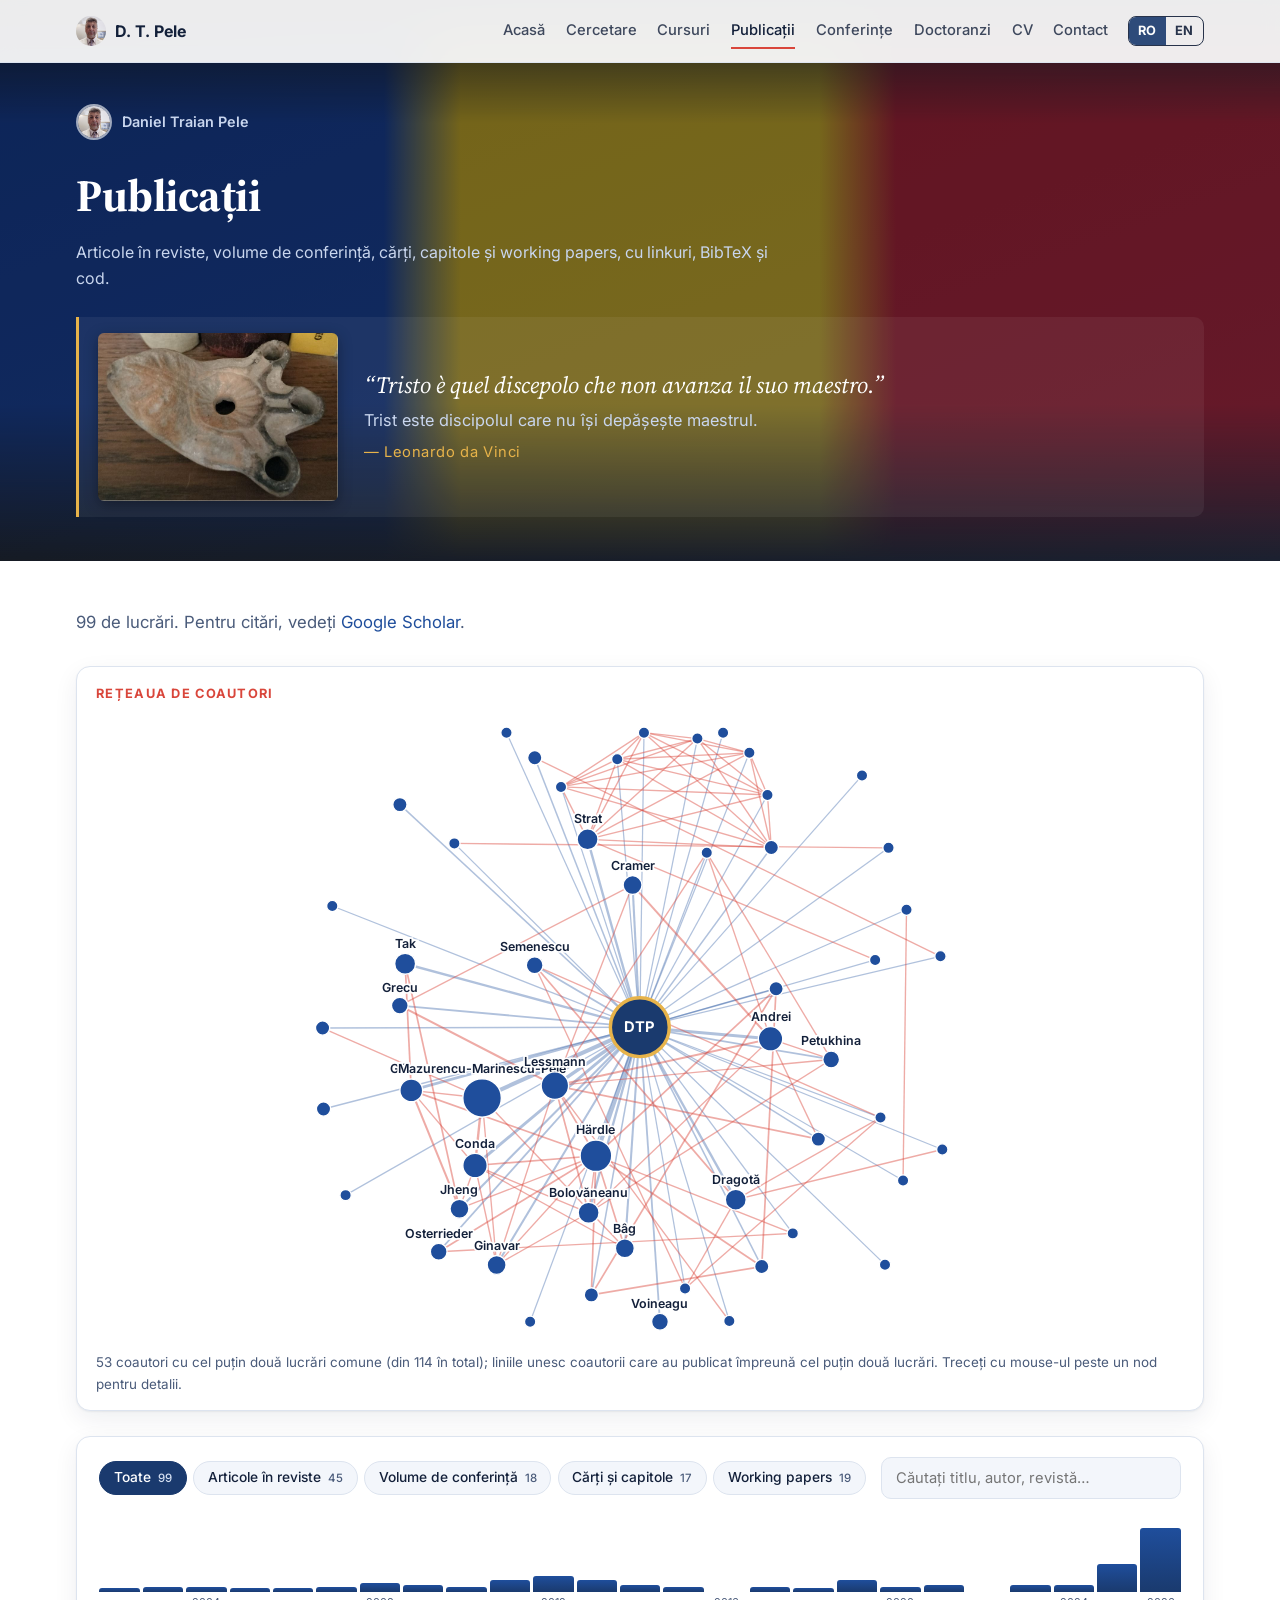
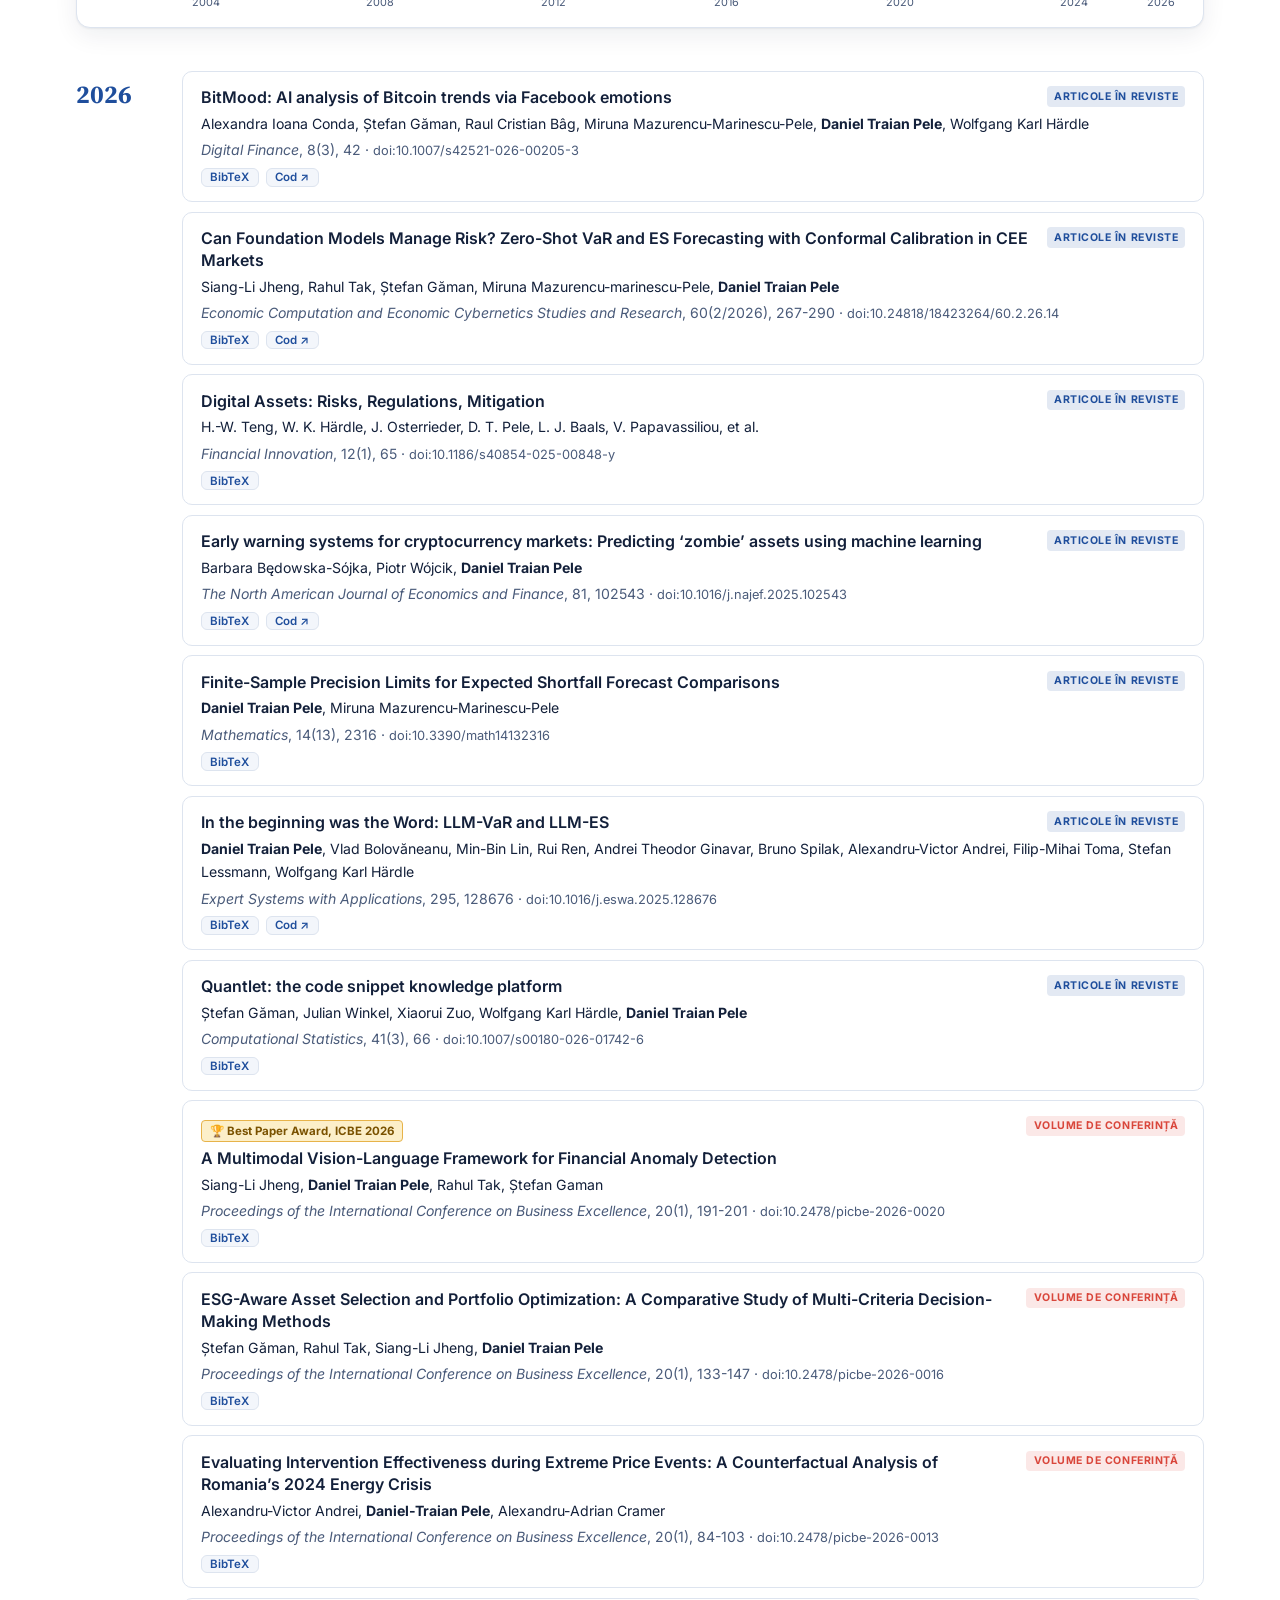
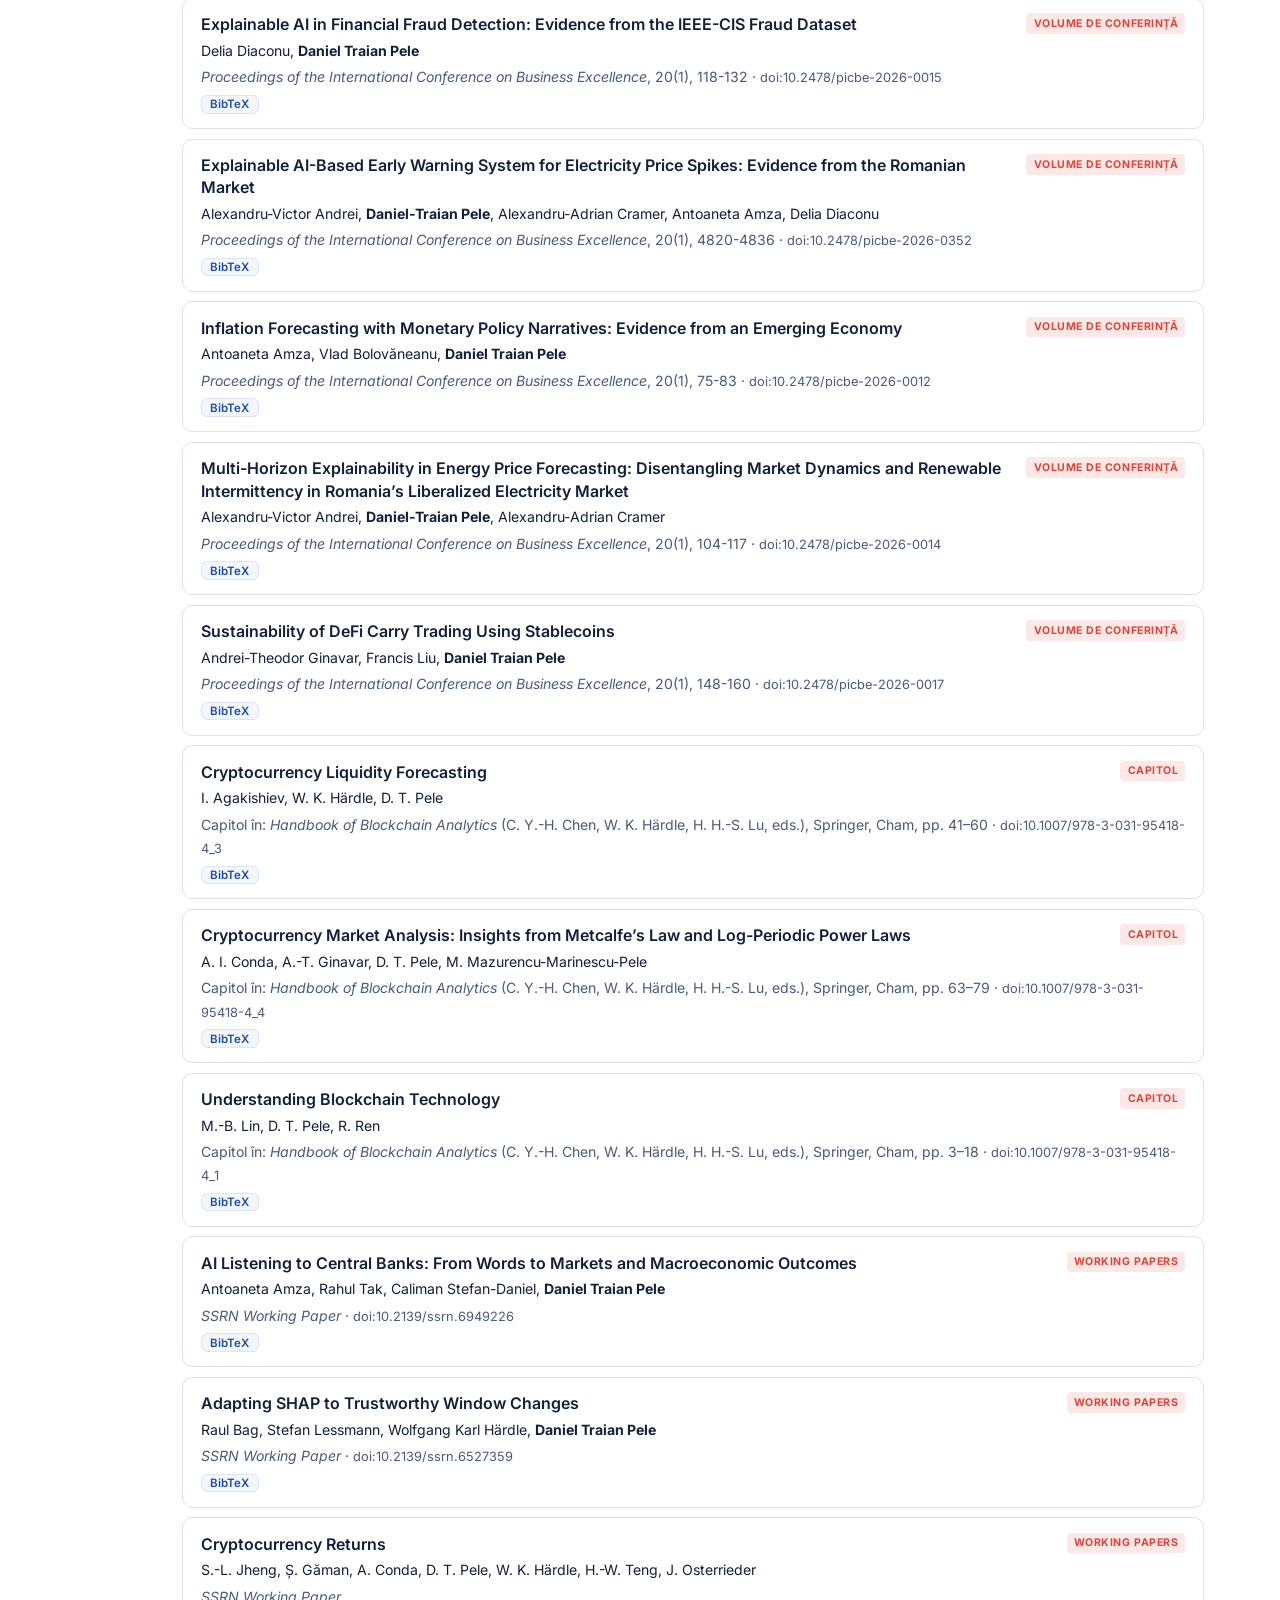
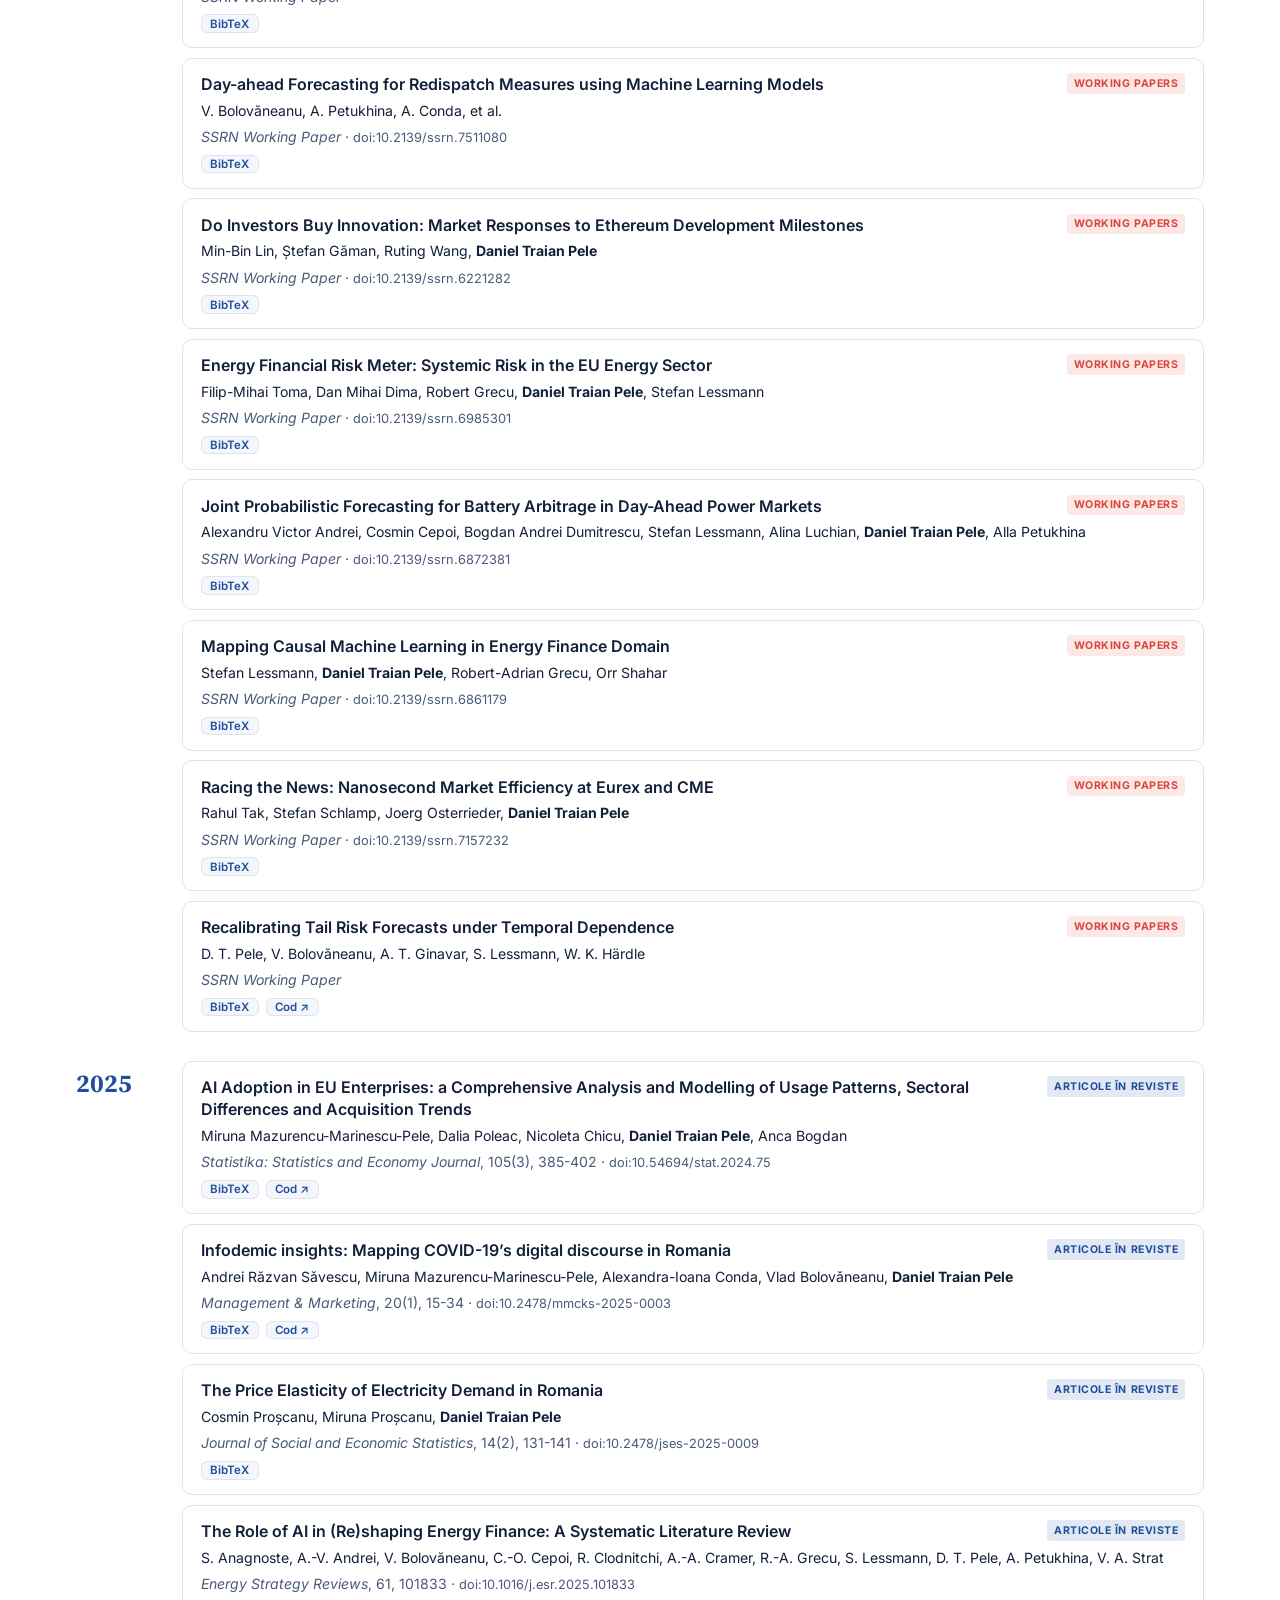
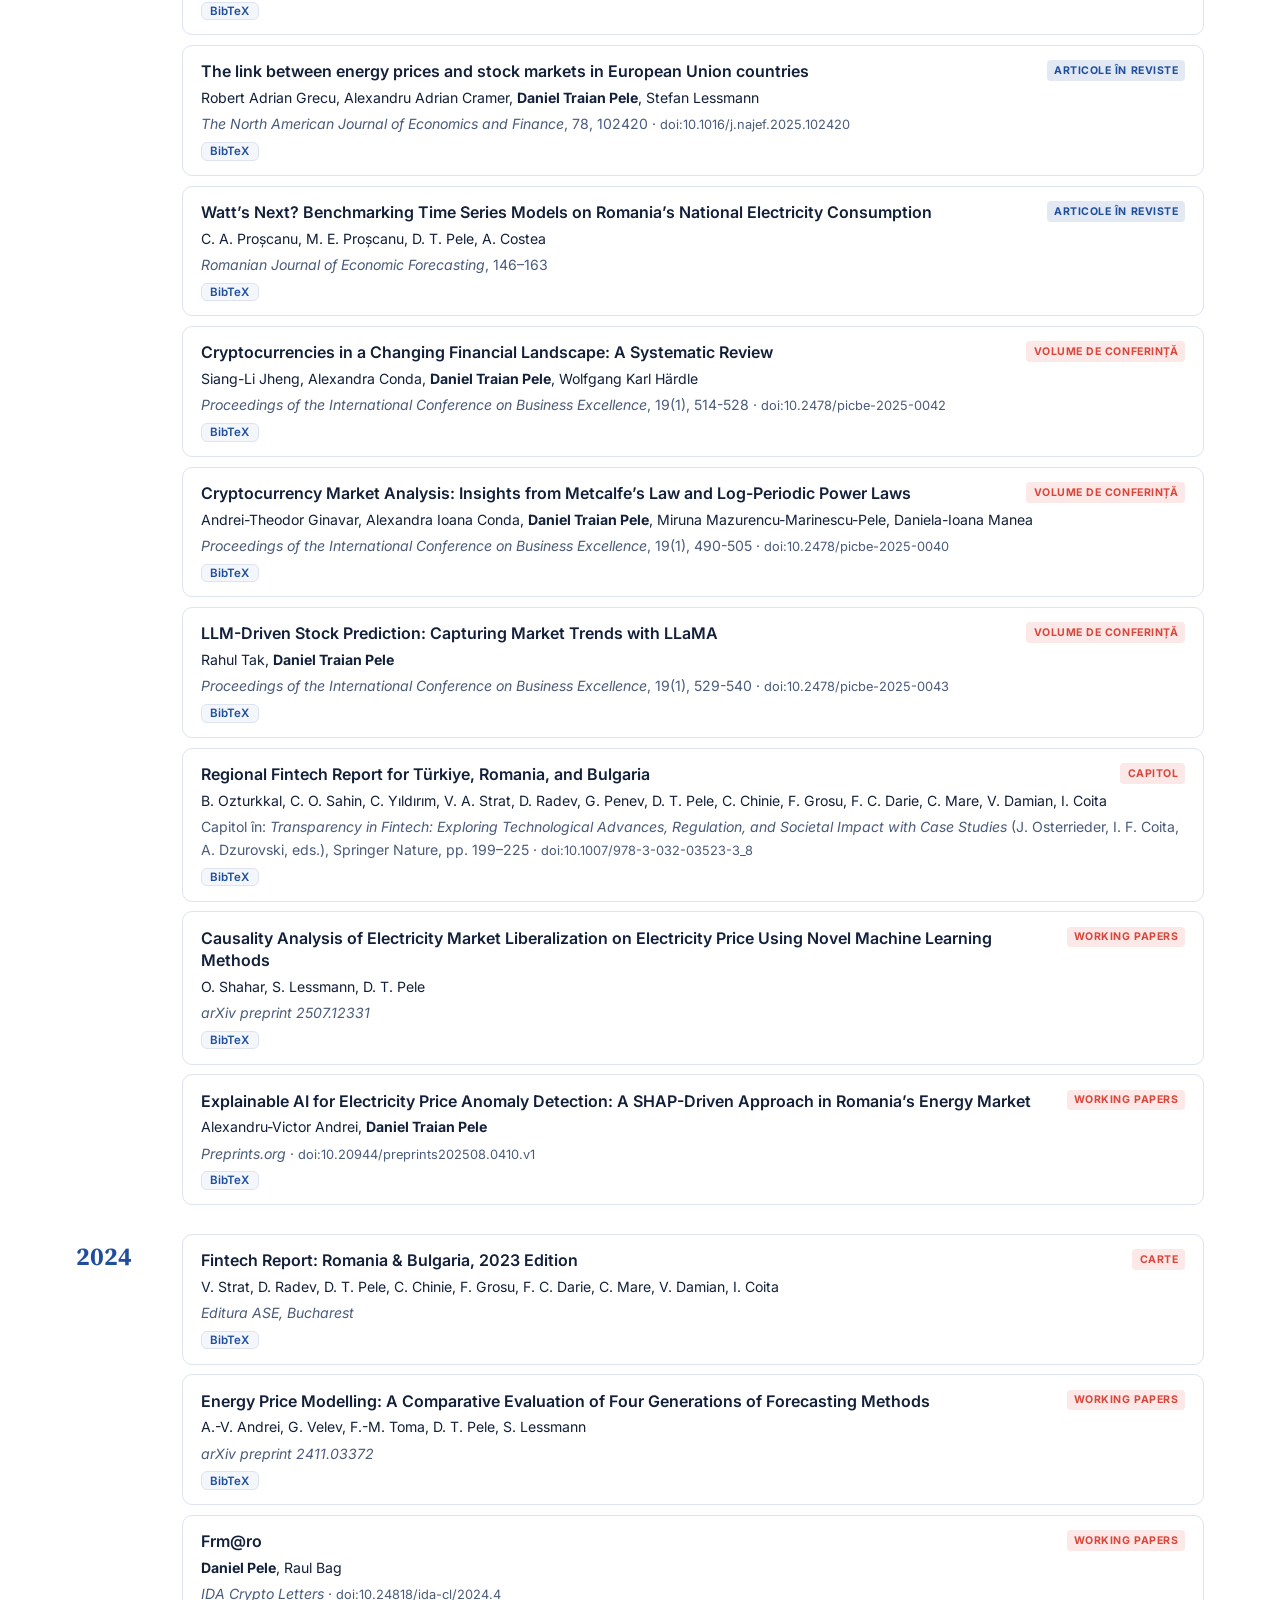
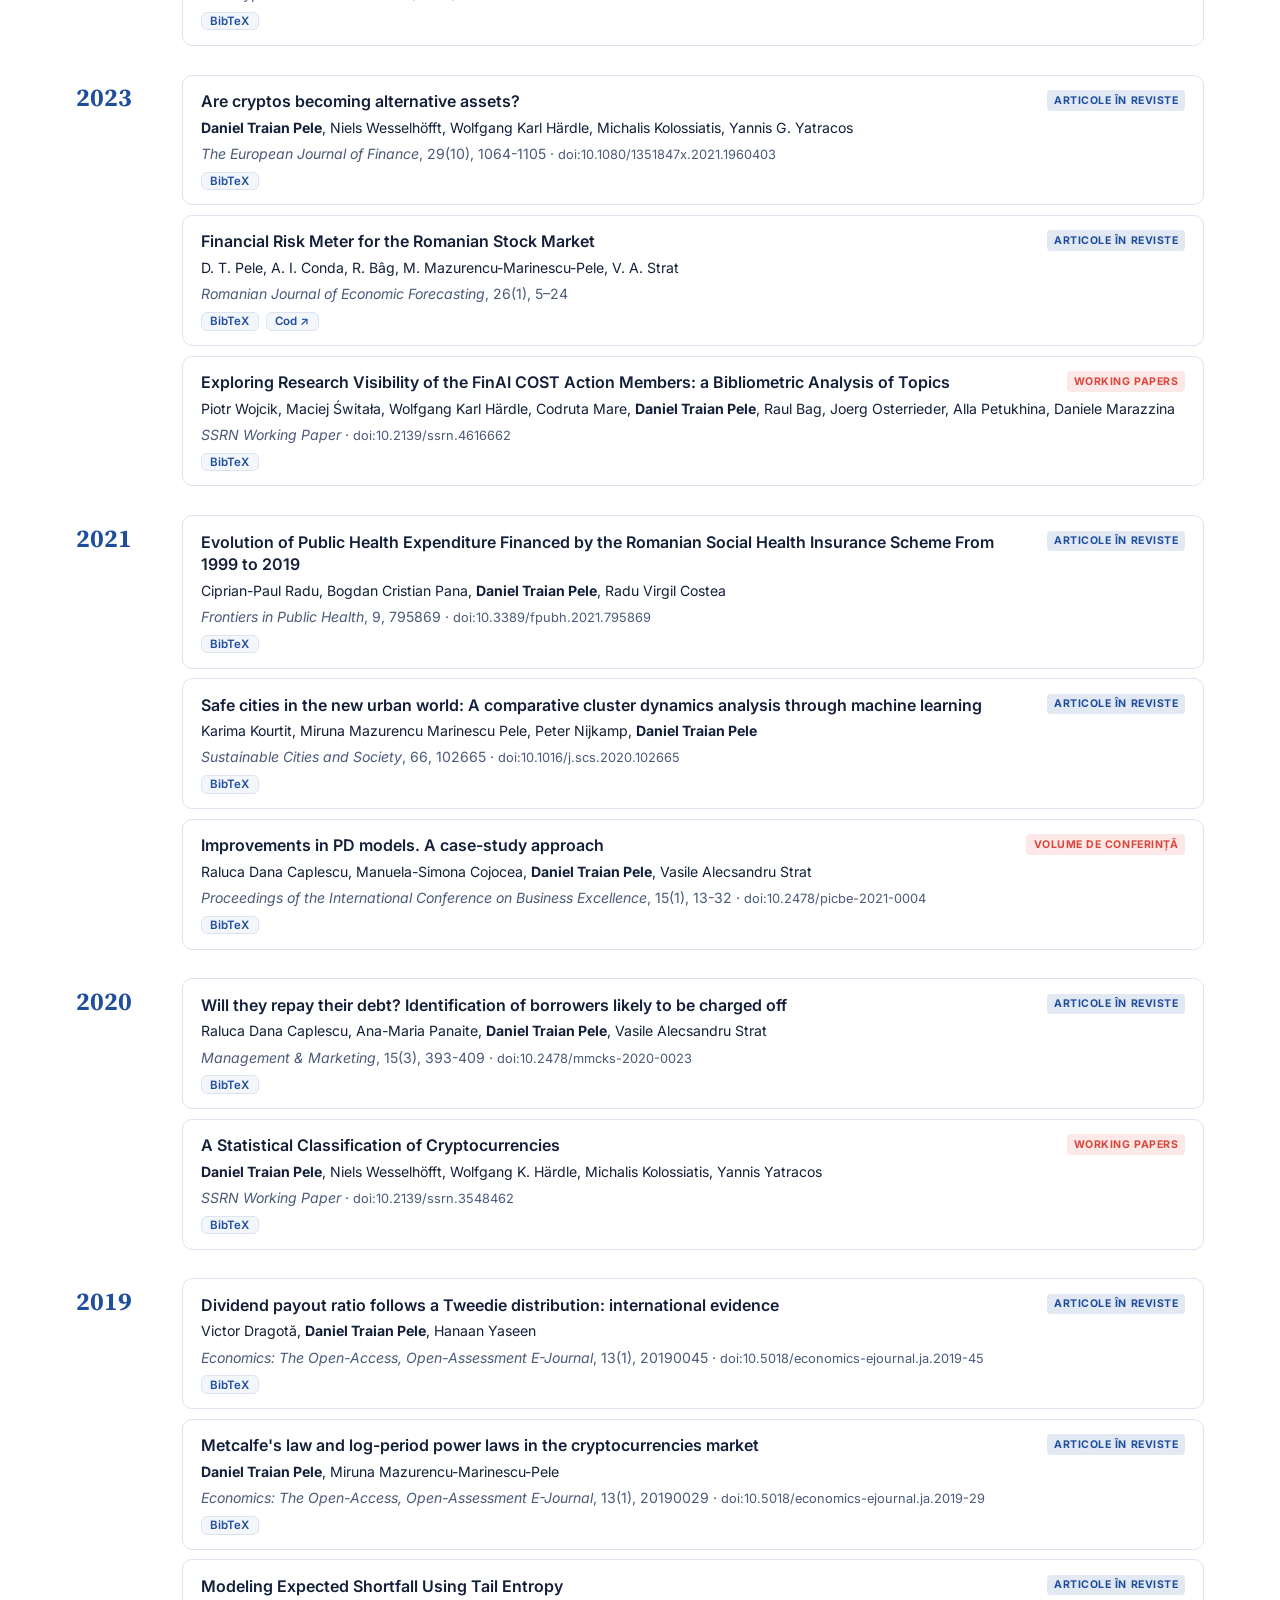
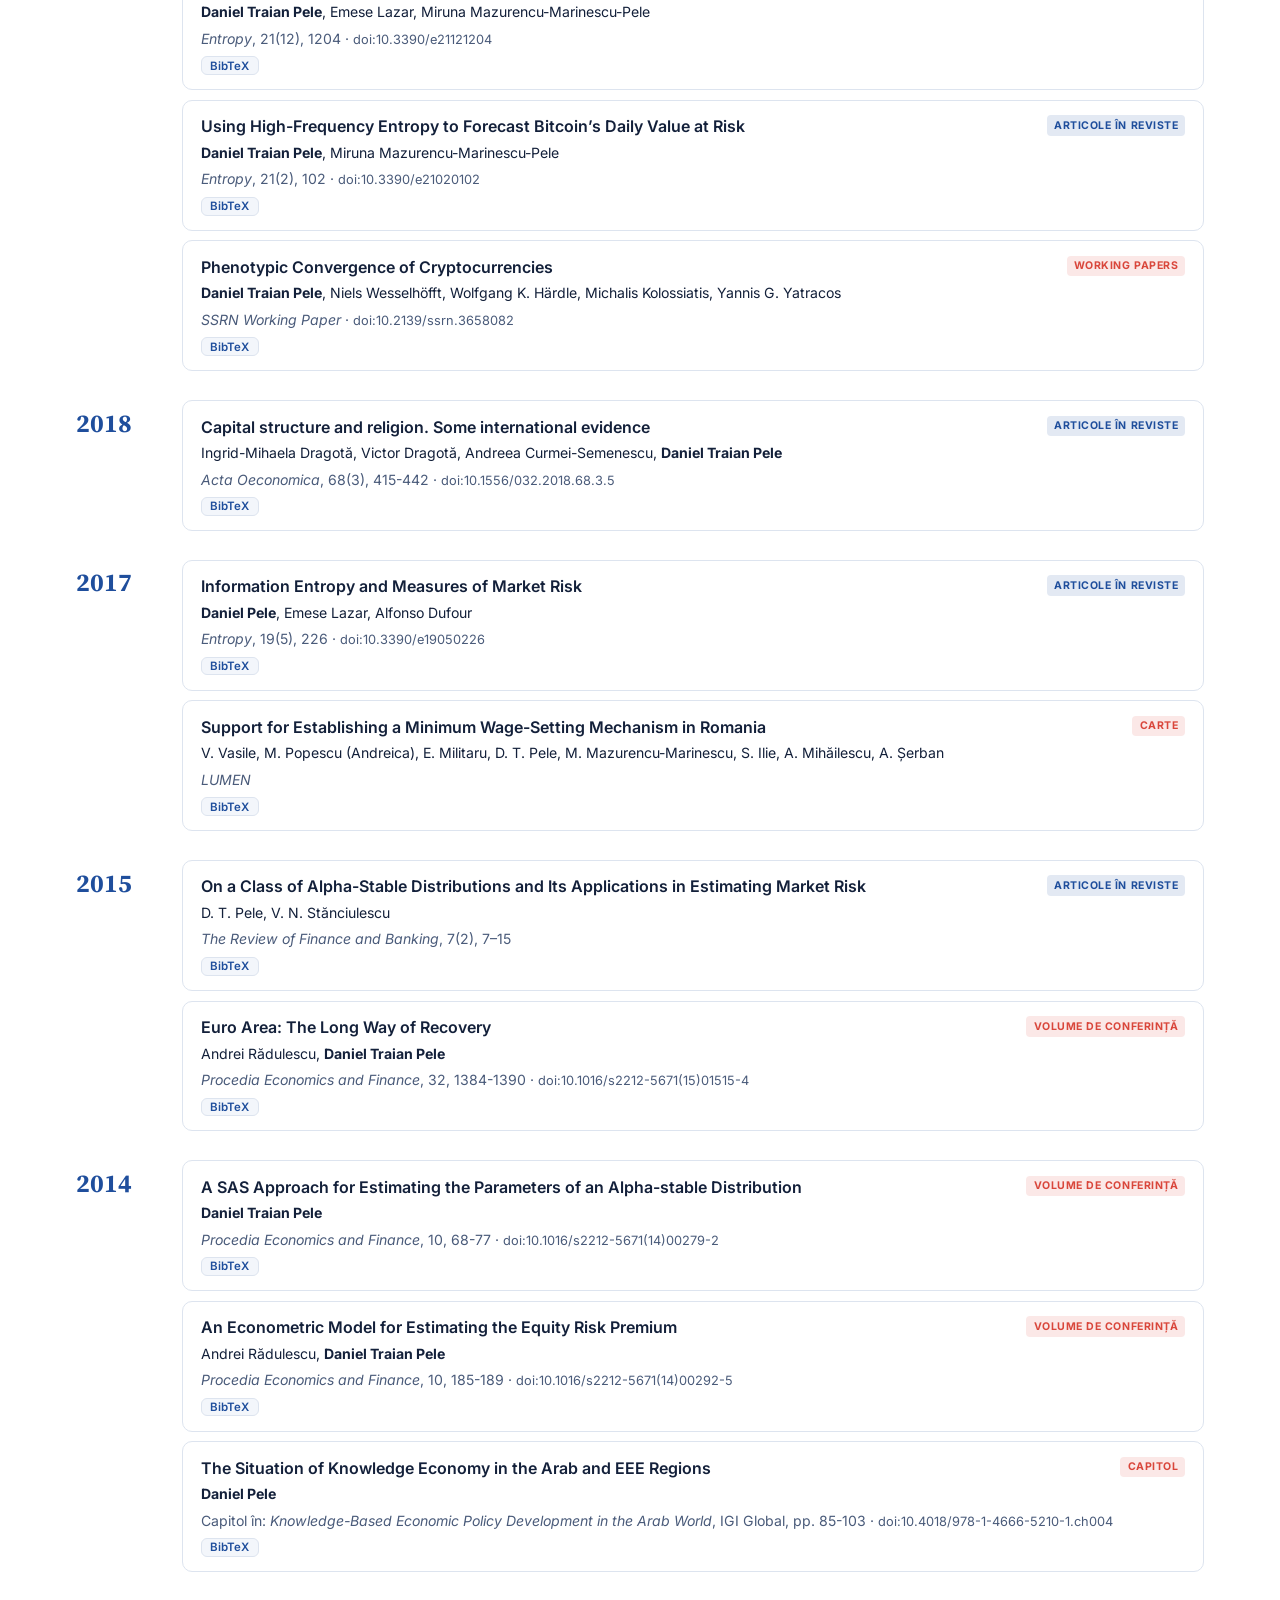
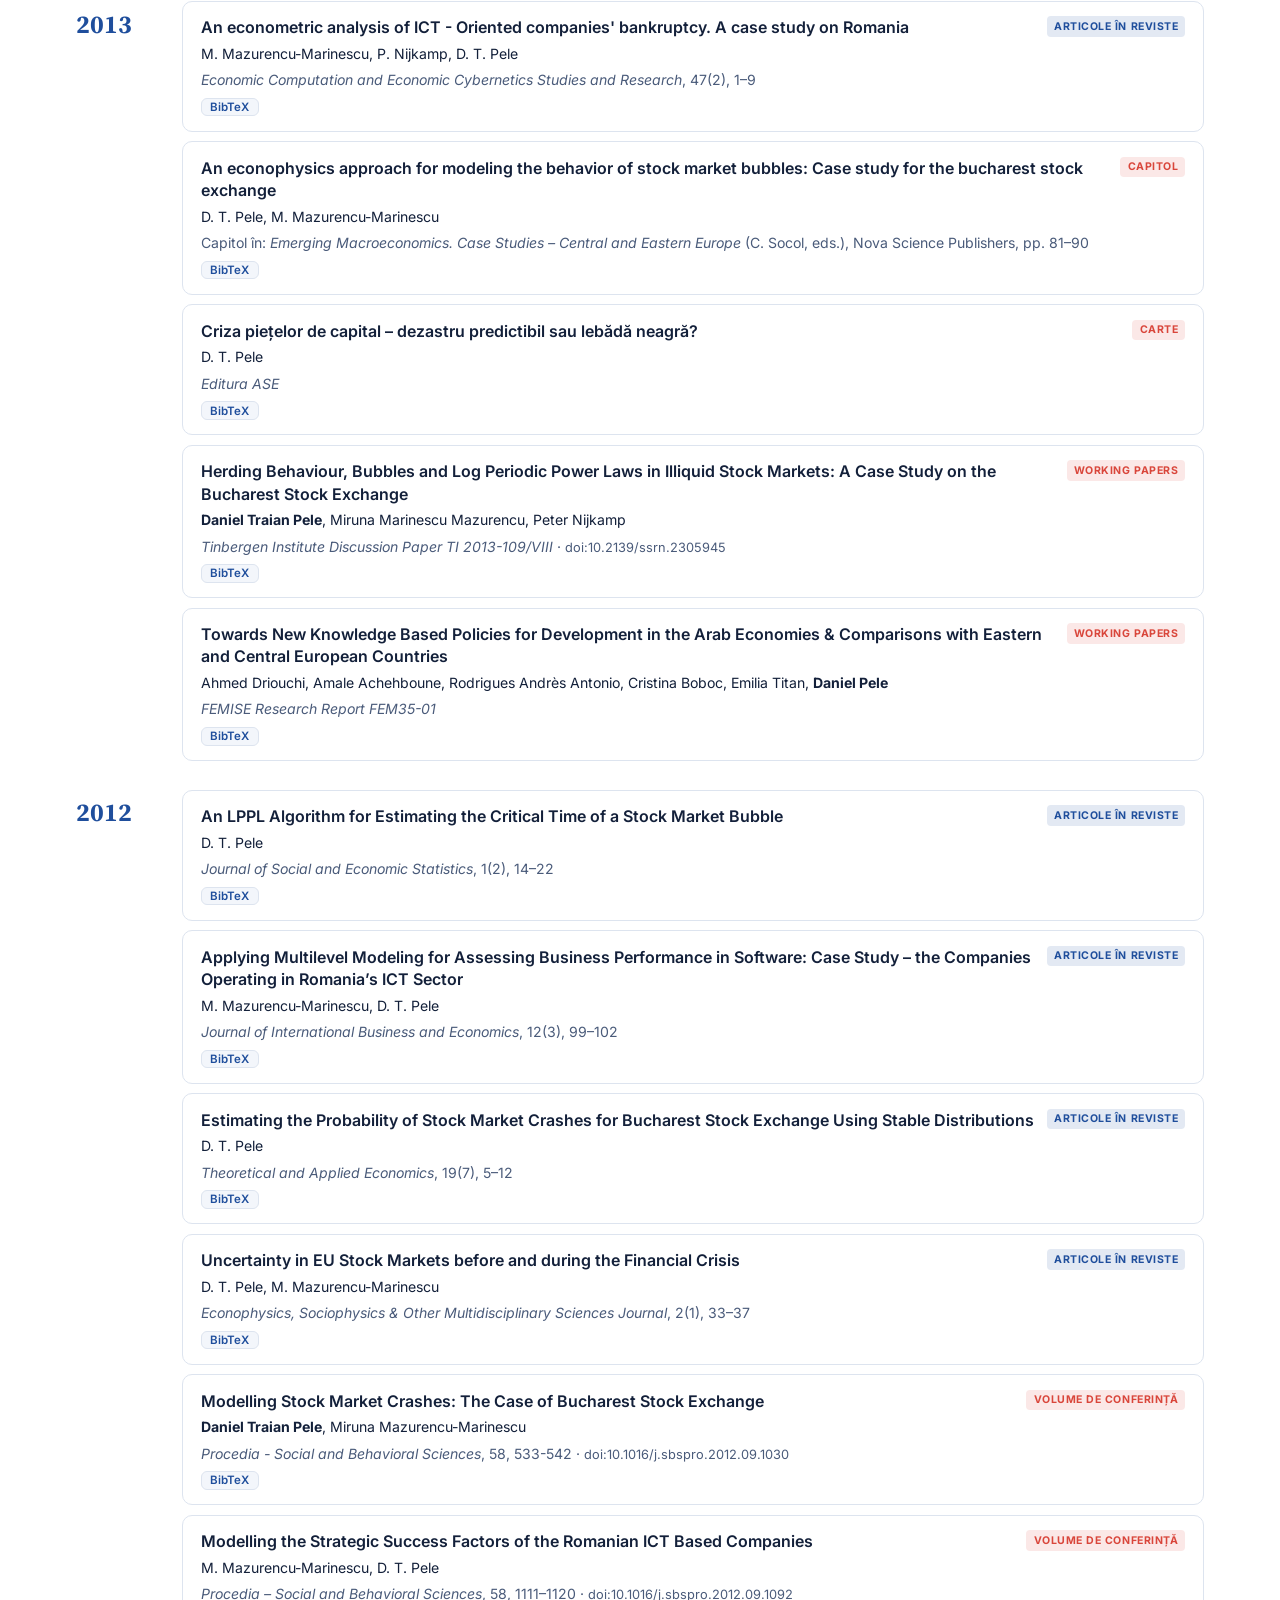
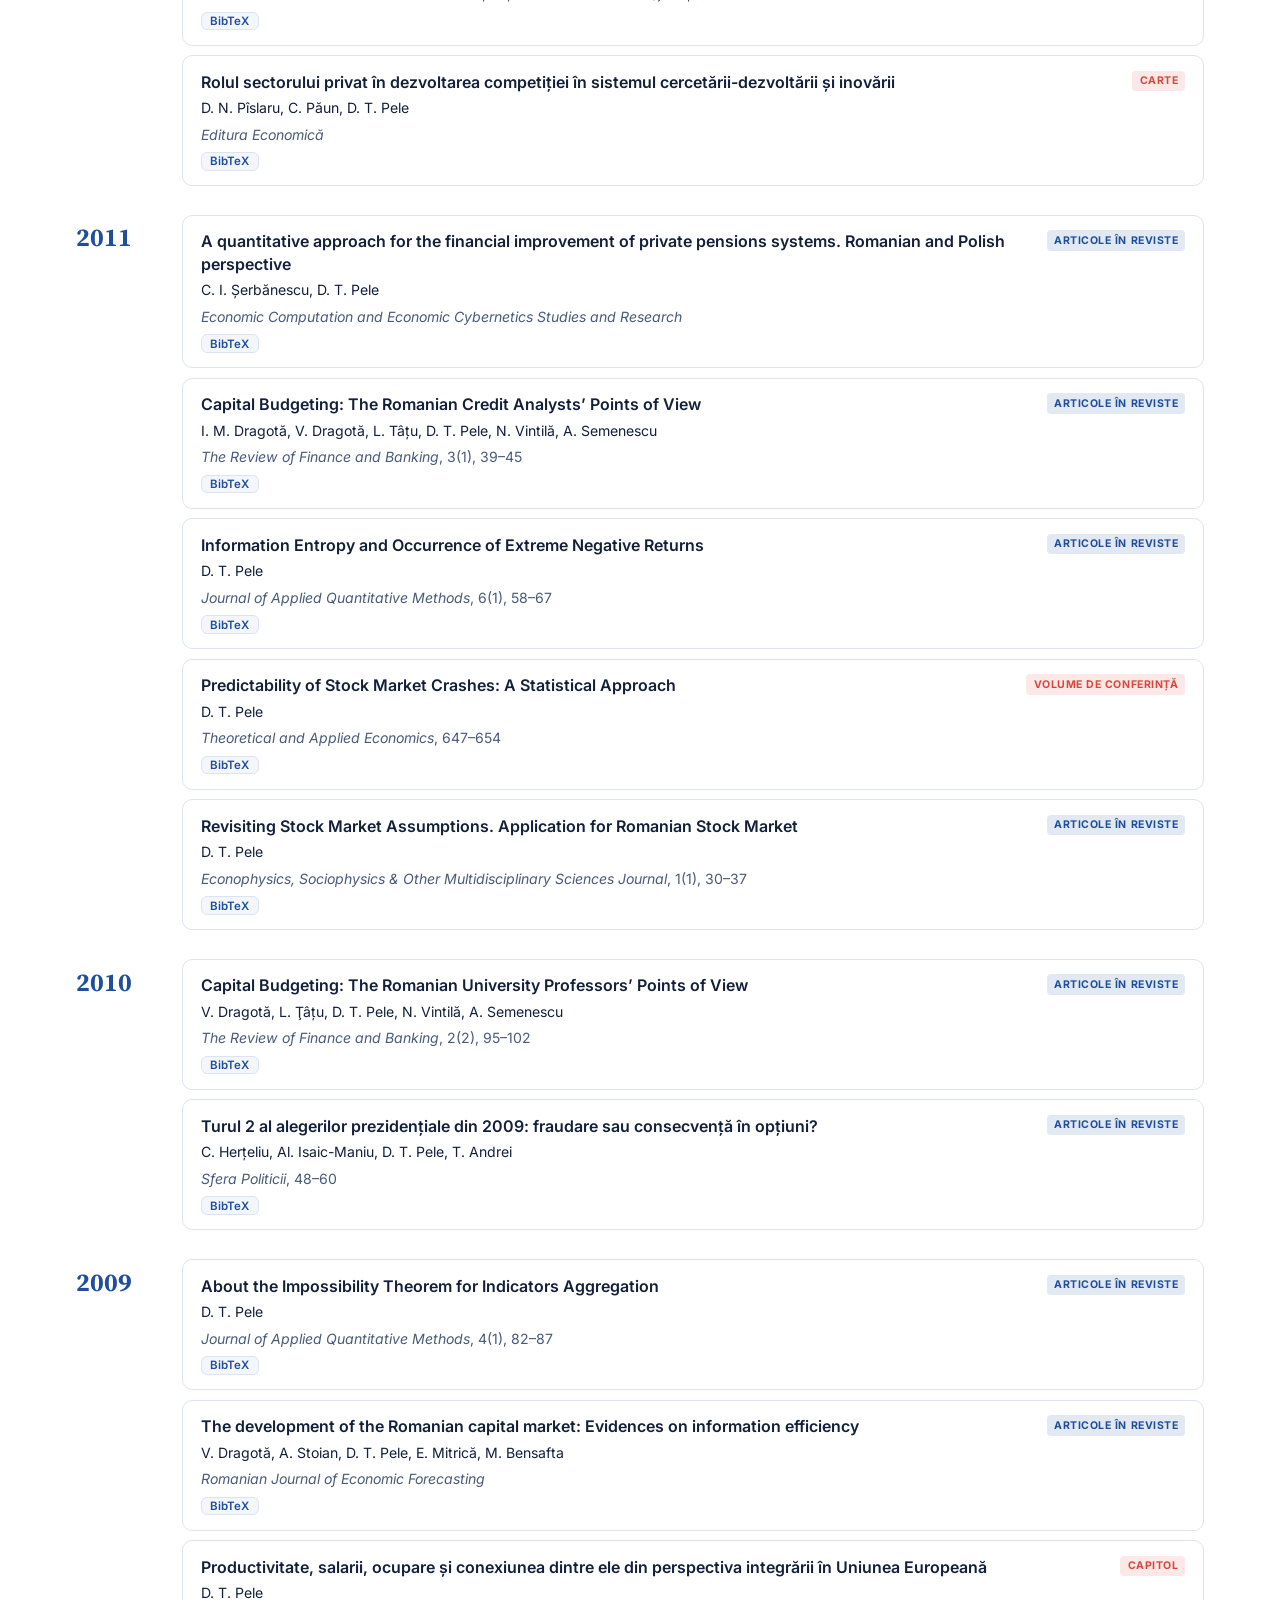
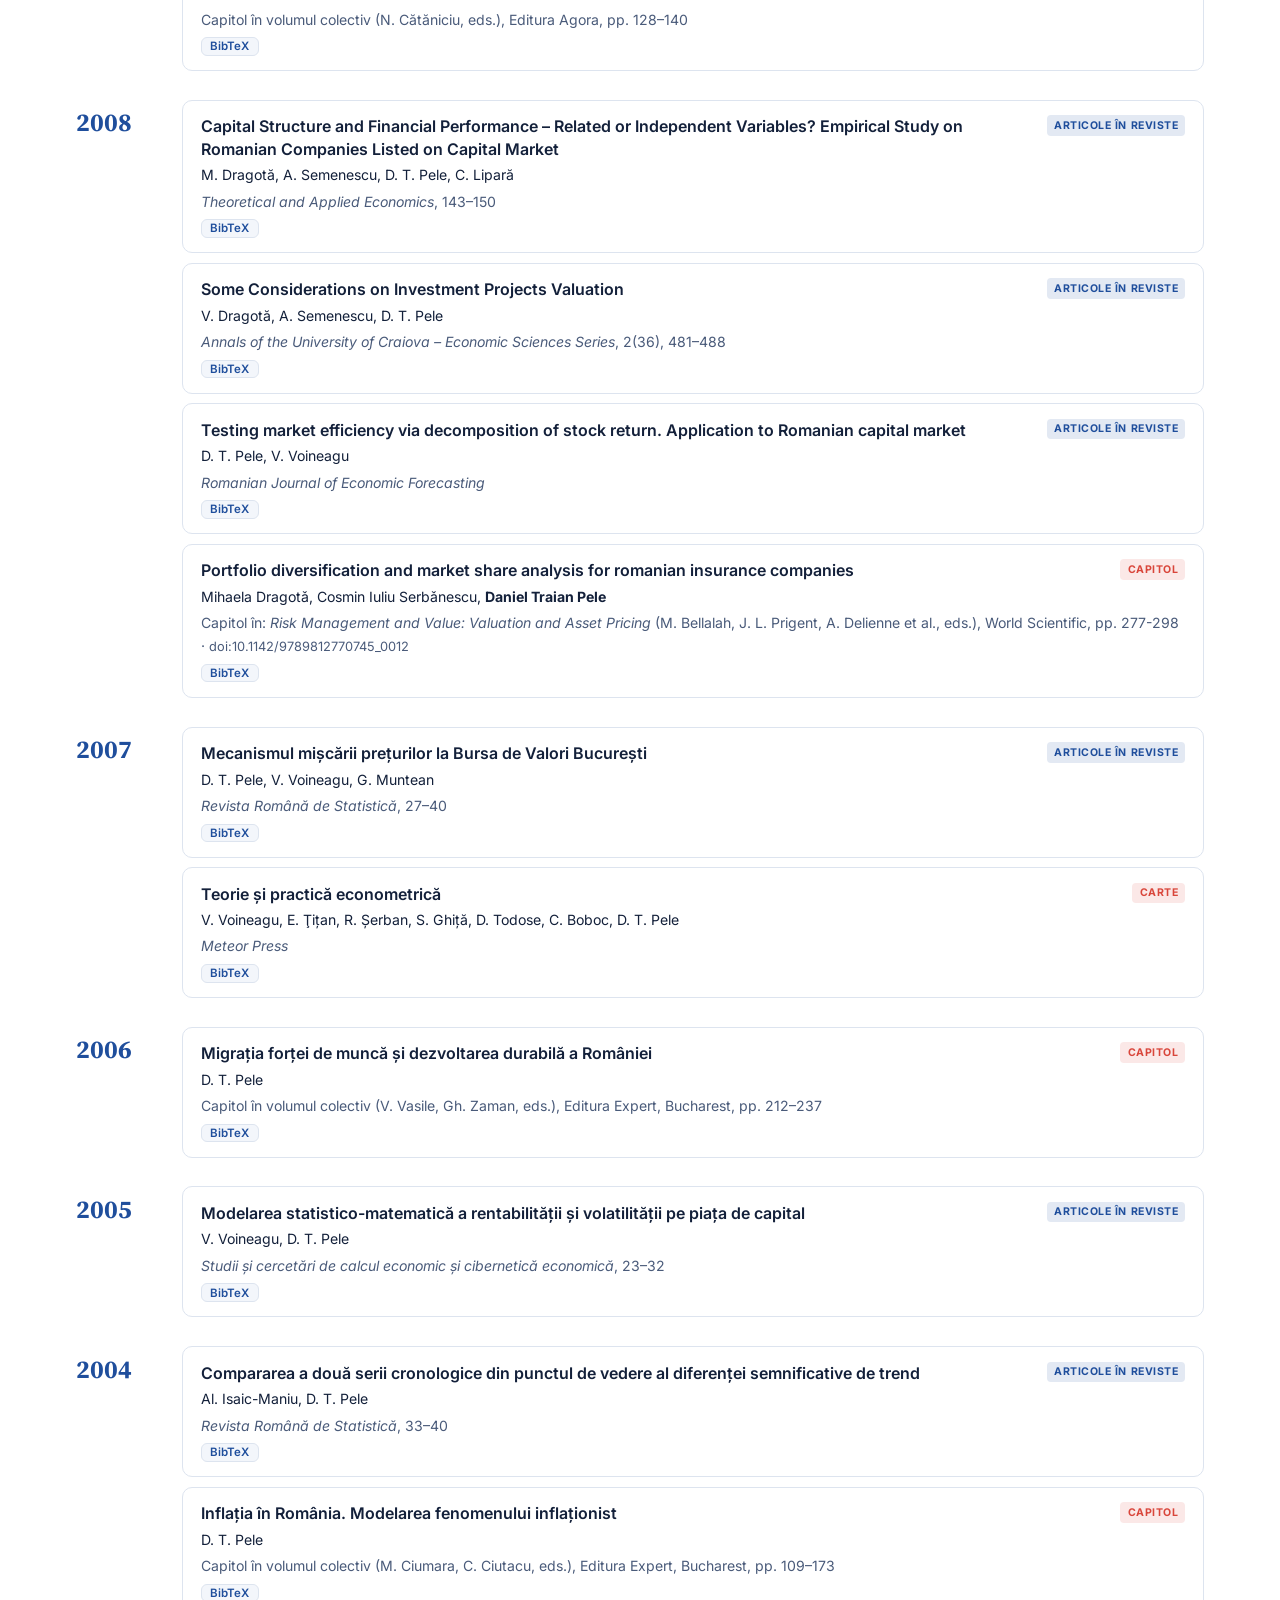
<file: publications_ro.html>
<!DOCTYPE html>
<html lang="ro" data-lang="ro"><head>
    <meta charset="UTF-8">
    <meta name="viewport" content="width=device-width, initial-scale=1.0">
    <title>Publicații · Daniel Traian Pele</title>
    <meta name="description" content="Publicațiile lui Daniel Traian Pele: articole în reviste, volume de conferință, cărți, capitole și working papers, cu BibTeX și cod.">
    <meta name="author" content="Daniel Traian Pele">
    <link rel="canonical" href="https://danpele.github.io/publications_ro.html">
    <link rel="alternate" hreflang="en" href="https://danpele.github.io/publications.html">
    <link rel="alternate" hreflang="ro" href="https://danpele.github.io/publications_ro.html">
    <meta property="og:type" content="website">
    <meta property="og:title" content="Publicații · Daniel Traian Pele">
    <meta property="og:description" content="Publicațiile lui Daniel Traian Pele: articole în reviste, volume de conferință, cărți, capitole și working papers, cu BibTeX și cod.">
    <meta property="og:url" content="https://danpele.github.io/publications_ro.html">
    <meta property="og:image" content="https://danpele.github.io/assets/og.jpg">
    <meta property="og:image:width" content="1200">
    <meta property="og:image:height" content="630">
    <meta property="og:locale" content="ro_RO">
    <meta name="twitter:card" content="summary_large_image">
    <link rel="icon" type="image/png" sizes="64x64" href="assets/favicon.png">
    <link rel="apple-touch-icon" href="assets/apple-touch-icon.png">
    <link rel="preconnect" href="https://fonts.googleapis.com">
    <link rel="preconnect" href="https://fonts.gstatic.com" crossorigin="">
    <link href="https://fonts.googleapis.com/css2?family=Inter:wght@400;500;600;700&amp;family=Source+Serif+4:opsz,wght@8..60,500;8..60,600;8..60,700&amp;display=swap" rel="stylesheet">
    <link rel="stylesheet" href="assets/style.css?v=41d4f184">
</head>
<body data-page="publications">
    <header class="topbar solid" id="topbar">
        <div class="wrap topbar-inner">
            <a class="brand" href="index_ro.html"><img src="assets/photo.jpg" alt=""><span>D. T. Pele</span></a>
            <nav class="nav" id="nav"><a href="index_ro.html">Acasă</a><a href="index_ro.html#themes">Cercetare</a><a href="index_ro.html#teaching">Cursuri</a><a href="publications_ro.html" aria-current="page" class="active">Publicații</a><a href="talks_ro.html">Conferințe</a><a href="phd_ro.html">Doctoranzi</a><a href="cv_ro.html">CV</a><a href="#contact">Contact</a></nav>
            <div class="lang" role="group" aria-label="Limba"><a href="publications_ro.html" hreflang="ro" id="lang-ro" aria-current="true">RO</a><a href="publications.html" hreflang="en" id="lang-en">EN</a></div>
        </div>
    </header>

    <section class="page-hero">
        <div class="wrap page-hero-inner">
            <a class="page-hero-person" id="page-person" href="index_ro.html"><img src="assets/photo.jpg" alt="" width="56" height="56"><span>Daniel Traian Pele</span></a>
            <h1 id="page-title">Publicații</h1>
            <p id="page-lead">Articole în reviste, volume de conferință, cărți, capitole și working papers, cu linkuri, BibTeX și cod.</p>
            <figure class="motto" id="motto"><a class="motto-lamp" href="https://www.linkedin.com/posts/daniel-traian-pele_1-decembrie-ziua-na%C8%9Bional%C4%83-a-rom%C3%A2niei-share-7398786810773942272-Xl_a/" target="_blank" rel="noopener" title="Opaiț daco-roman din secolele II–IV, descoperit lângă Gura-Padinii (Romanați, astăzi Olt)"><img src="assets/opait.jpg" alt="Opaiț daco-roman din secolele II–IV, descoperit lângă Gura-Padinii (Romanați, astăzi Olt)" width="806" height="564"></a><div><blockquote lang="it">“Tristo è quel discepolo che non avanza il suo maestro.”</blockquote><p>Trist este discipolul care nu își depășește maestrul.</p><figcaption>— Leonardo da Vinci</figcaption></div></figure>
        </div>
    </section>

    <main>
        <section id="publications" class="section">
            <div class="wrap">
                <p class="kicker" data-t="pubsKicker">Lista completă</p>
                <h2 data-t="publications">Publicații</h2>
                <p class="lead" id="pubs-lead">99 de lucrări. Pentru citări, vedeți <a href="https://scholar.google.com/citations?user=8dmnNZ4AAAAJ" target="_blank" rel="noopener">Google Scholar</a>.</p>
                <figure class="viz-card"><h3 class="viz-title" data-t="netTitle">Rețeaua de coautori</h3><div id="coauthor-net" class="coauthor-net"><svg viewBox="0 0 960 560" class="net-svg"><g><line class="net-spoke" stroke-width="2.6" x1="480" y1="280" x2="334.5461083067075" y2="402.05771014435953"></line><line class="net-spoke" stroke-width="2.35" x1="480" y1="280" x2="278.26504540271657" y2="335.75548066079944"></line><line class="net-spoke" stroke-width="1.85" x1="480" y1="280" x2="466.78740877586057" y2="475.1244793625015"></line><line class="net-spoke" stroke-width="3.6" x1="480" y1="280" x2="340.77390721916146" y2="342.4415369966264"></line><line class="net-spoke" stroke-width="3.6" x1="480" y1="280" x2="441.26196987559877" y2="393.4438983308236"></line><line class="net-spoke" stroke-width="1.85" x1="480" y1="280" x2="320.812086119396" y2="440.1792359672646"></line><line class="net-spoke" stroke-width="2.1" x1="480" y1="280" x2="272.85319872596665" y2="223.98441033801097"></line><line class="net-spoke" stroke-width="1.1" x1="480" y1="280" x2="614.9963426039197" y2="461.9773175710046"></line><line class="net-spoke" stroke-width="1.6" x1="480" y1="280" x2="302.48309781762146" y2="478.18862299545043"></line><line class="net-spoke" stroke-width="1.1" x1="480" y1="280" x2="553.48753254889" y2="20"></line><line class="net-spoke" stroke-width="2.1" x1="480" y1="280" x2="434.8216733075371" y2="443.7760544319429"></line><line class="net-spoke" stroke-width="1.35" x1="480" y1="280" x2="387.2703640349543" y2="42.16254358321979"></line><line class="net-spoke" stroke-width="1.1" x1="480" y1="280" x2="745.3770361571034" y2="217.3761081307564"></line><line class="net-spoke" stroke-width="1.85" x1="480" y1="280" x2="353.6045033673944" y2="489.8665439281168"></line><line class="net-spoke" stroke-width="2.6" x1="480" y1="280" x2="595.3878241436903" y2="290.2443071975881"></line><line class="net-spoke" stroke-width="1.35" x1="480" y1="280" x2="637.5638610598081" y2="378.7473582388412"></line><line class="net-spoke" stroke-width="3.1" x1="480" y1="280" x2="405.0259089539013" y2="331.57923059104024"></line><line class="net-spoke" stroke-width="1.85" x1="480" y1="280" x2="473.597567826957" y2="154.54844263523222"></line><line class="net-spoke" stroke-width="1.1" x1="480" y1="280" x2="383.2064711698091" y2="540"></line><line class="net-spoke" stroke-width="1.35" x1="480" y1="280" x2="268.25034569105554" y2="83.51255990707773"></line><line class="net-spoke" stroke-width="1.6" x1="480" y1="280" x2="648.9062734390703" y2="308.4540140785784"></line><line class="net-spoke" stroke-width="1.6" x1="480" y1="280" x2="268.1562342972485" y2="260.91822269540353"></line><line class="net-spoke" stroke-width="1.1" x1="480" y1="280" x2="539.0921024987842" y2="125.94328184253916"></line><line class="net-spoke" stroke-width="1.1" x1="480" y1="280" x2="559.0217220922522" y2="539.3001210807795"></line><line class="net-spoke" stroke-width="1.1" x1="480" y1="280" x2="316.30572225734414" y2="117.74511593266516"></line><line class="net-spoke" stroke-width="1.1" x1="480" y1="280" x2="699.520432926586" y2="121.68007642655954"></line><line class="net-spoke" stroke-width="2.1" x1="480" y1="280" x2="433.90391873468883" y2="114.16189170607423"></line><line class="net-spoke" stroke-width="1.1" x1="480" y1="280" x2="483.6815465721344" y2="20"></line><line class="net-spoke" stroke-width="1.1" x1="480" y1="280" x2="592.6668287126421" y2="74.9634604464151"></line><line class="net-spoke" stroke-width="1.1" x1="480" y1="280" x2="410.4471976148826" y2="67.89225611773044"></line><line class="net-spoke" stroke-width="1.1" x1="480" y1="280" x2="530.8386984373624" y2="25.22503333391788"></line><line class="net-spoke" stroke-width="1.35" x1="480" y1="280" x2="596.0587972518049" y2="121.38911970350523"></line><line class="net-spoke" stroke-width="1.1" x1="480" y1="280" x2="460.10148399538366" y2="43.45701613756014"></line><line class="net-spoke" stroke-width="1.1" x1="480" y1="280" x2="576.7063294135105" y2="37.79921534605706"></line><line class="net-spoke" stroke-width="1.35" x1="480" y1="280" x2="437.23401169128294" y2="516.2752709073494"></line><line class="net-spoke" stroke-width="1.35" x1="480" y1="280" x2="600.2841633046726" y2="246.06412499407415"></line><line class="net-spoke" stroke-width="1.35" x1="480" y1="280" x2="587.625952073856" y2="491.25442606444443"></line><line class="net-spoke" stroke-width="1.35" x1="480" y1="280" x2="199.98873768688873" y2="280.7401327117901"></line><line class="net-spoke" stroke-width="1.1" x1="480" y1="280" x2="687.7276797752371" y2="220.63595042916066"></line><line class="net-spoke" stroke-width="2.1" x1="480" y1="280" x2="564.6953580187761" y2="432.21484544057233"></line><line class="net-spoke" stroke-width="1.1" x1="480" y1="280" x2="362.30464333377006" y2="20"></line><line class="net-spoke" stroke-width="1.1" x1="480" y1="280" x2="746.9940377854065" y2="387.95371467078604"></line><line class="net-spoke" stroke-width="1.1" x1="480" y1="280" x2="220.29901321891685" y2="428.2174158233939"></line><line class="net-spoke" stroke-width="1.1" x1="480" y1="280" x2="715.4036139147815" y2="176.33125393108102"></line><line class="net-spoke" stroke-width="1.1" x1="480" y1="280" x2="712.3707814645649" y2="415.3394077242127"></line><line class="net-spoke" stroke-width="1.1" x1="480" y1="280" x2="208.56138945072465" y2="172.9787361899113"></line><line class="net-spoke" stroke-width="1.1" x1="480" y1="280" x2="692.4584017639945" y2="359.7723108831908"></line><line class="net-spoke" stroke-width="1.1" x1="480" y1="280" x2="519.9444238293646" y2="510.61139135626587"></line><line class="net-spoke" stroke-width="1.6" x1="480" y1="280" x2="387.17182426688754" y2="225.33843704478008"></line><line class="net-spoke" stroke-width="1.1" x1="480" y1="280" x2="696.4258822138339" y2="489.5929913806866"></line><line class="net-spoke" stroke-width="1.35" x1="480" y1="280" x2="200.80568002914205" y2="352.2086951743081"></line><line class="net-spoke" stroke-width="1.1" x1="480" y1="280" x2="676.1322774329954" y2="57.870010132199816"></line><line class="net-spoke" stroke-width="1.6" x1="480" y1="280" x2="497.79665086697787" y2="540"></line><line class="net-link" stroke-width="1.2" x1="334.5461083067075" y1="402.05771014435953" x2="278.26504540271657" y2="335.75548066079944"></line><line class="net-link" stroke-width="1.2" x1="466.78740877586057" y1="475.1244793625015" x2="334.5461083067075" y2="402.05771014435953"></line><line class="net-link" stroke-width="2.1" x1="334.5461083067075" y1="402.05771014435953" x2="340.77390721916146" y2="342.4415369966264"></line><line class="net-link" stroke-width="1.5" x1="334.5461083067075" y1="402.05771014435953" x2="441.26196987559877" y2="393.4438983308236"></line><line class="net-link" stroke-width="1.2" x1="278.26504540271657" y1="335.75548066079944" x2="340.77390721916146" y2="342.4415369966264"></line><line class="net-link" stroke-width="1.5" x1="278.26504540271657" y1="335.75548066079944" x2="441.26196987559877" y2="393.4438983308236"></line><line class="net-link" stroke-width="1.2" x1="466.78740877586057" y1="475.1244793625015" x2="340.77390721916146" y2="342.4415369966264"></line><line class="net-link" stroke-width="1.5" x1="466.78740877586057" y1="475.1244793625015" x2="441.26196987559877" y2="393.4438983308236"></line><line class="net-link" stroke-width="1.5" x1="320.812086119396" y1="440.1792359672646" x2="272.85319872596665" y2="223.98441033801097"></line><line class="net-link" stroke-width="1.7999999999999998" x1="278.26504540271657" y1="335.75548066079944" x2="320.812086119396" y2="440.1792359672646"></line><line class="net-link" stroke-width="1.5" x1="278.26504540271657" y1="335.75548066079944" x2="272.85319872596665" y2="223.98441033801097"></line><line class="net-link" stroke-width="1.2" x1="441.26196987559877" y1="393.4438983308236" x2="614.9963426039197" y2="461.9773175710046"></line><line class="net-link" stroke-width="1.2" x1="302.48309781762146" y1="478.18862299545043" x2="614.9963426039197" y2="461.9773175710046"></line><line class="net-link" stroke-width="1.5" x1="441.26196987559877" y1="393.4438983308236" x2="302.48309781762146" y2="478.18862299545043"></line><line class="net-link" stroke-width="1.2" x1="434.8216733075371" y1="443.7760544319429" x2="353.6045033673944" y2="489.8665439281168"></line><line class="net-link" stroke-width="1.2" x1="595.3878241436903" y1="290.2443071975881" x2="434.8216733075371" y2="443.7760544319429"></line><line class="net-link" stroke-width="1.5" x1="434.8216733075371" y1="443.7760544319429" x2="405.0259089539013" y2="331.57923059104024"></line><line class="net-link" stroke-width="1.2" x1="434.8216733075371" y1="443.7760544319429" x2="441.26196987559877" y2="393.4438983308236"></line><line class="net-link" stroke-width="1.2" x1="387.2703640349543" y1="42.16254358321979" x2="745.3770361571034" y2="217.3761081307564"></line><line class="net-link" stroke-width="1.2" x1="353.6045033673944" y1="489.8665439281168" x2="405.0259089539013" y2="331.57923059104024"></line><line class="net-link" stroke-width="1.2" x1="353.6045033673944" y1="489.8665439281168" x2="441.26196987559877" y2="393.4438983308236"></line><line class="net-link" stroke-width="1.2" x1="595.3878241436903" y1="290.2443071975881" x2="637.5638610598081" y2="378.7473582388412"></line><line class="net-link" stroke-width="1.7999999999999998" x1="595.3878241436903" y1="290.2443071975881" x2="405.0259089539013" y2="331.57923059104024"></line><line class="net-link" stroke-width="1.5" x1="405.0259089539013" y1="331.57923059104024" x2="637.5638610598081" y2="378.7473582388412"></line><line class="net-link" stroke-width="1.5" x1="441.26196987559877" y1="393.4438983308236" x2="405.0259089539013" y2="331.57923059104024"></line><line class="net-link" stroke-width="1.7999999999999998" x1="595.3878241436903" y1="290.2443071975881" x2="473.597567826957" y2="154.54844263523222"></line><line class="net-link" stroke-width="1.2" x1="334.5461083067075" y1="402.05771014435953" x2="353.6045033673944" y2="489.8665439281168"></line><line class="net-link" stroke-width="1.2" x1="353.6045033673944" y1="489.8665439281168" x2="340.77390721916146" y2="342.4415369966264"></line><line class="net-link" stroke-width="1.2" x1="334.5461083067075" y1="402.05771014435953" x2="320.812086119396" y2="440.1792359672646"></line><line class="net-link" stroke-width="1.2" x1="441.26196987559877" y1="393.4438983308236" x2="320.812086119396" y2="440.1792359672646"></line><line class="net-link" stroke-width="1.2" x1="434.8216733075371" y1="443.7760544319429" x2="648.9062734390703" y2="308.4540140785784"></line><line class="net-link" stroke-width="1.2" x1="434.8216733075371" y1="443.7760544319429" x2="334.5461083067075" y2="402.05771014435953"></line><line class="net-link" stroke-width="1.7999999999999998" x1="268.1562342972485" y1="260.91822269540353" x2="405.0259089539013" y2="331.57923059104024"></line><line class="net-link" stroke-width="1.2" x1="595.3878241436903" y1="290.2443071975881" x2="539.0921024987842" y2="125.94328184253916"></line><line class="net-link" stroke-width="1.2" x1="595.3878241436903" y1="290.2443071975881" x2="648.9062734390703" y2="308.4540140785784"></line><line class="net-link" stroke-width="1.2" x1="539.0921024987842" y1="125.94328184253916" x2="405.0259089539013" y2="331.57923059104024"></line><line class="net-link" stroke-width="1.2" x1="539.0921024987842" y1="125.94328184253916" x2="648.9062734390703" y2="308.4540140785784"></line><line class="net-link" stroke-width="1.2" x1="405.0259089539013" y1="331.57923059104024" x2="648.9062734390703" y2="308.4540140785784"></line><line class="net-link" stroke-width="1.2" x1="405.0259089539013" y1="331.57923059104024" x2="559.0217220922522" y2="539.3001210807795"></line><line class="net-link" stroke-width="1.2" x1="316.30572225734414" y1="117.74511593266516" x2="699.520432926586" y2="121.68007642655954"></line><line class="net-link" stroke-width="1.2" x1="473.597567826957" y1="154.54844263523222" x2="268.1562342972485" y2="260.91822269540353"></line><line class="net-link" stroke-width="1.2" x1="473.597567826957" y1="154.54844263523222" x2="405.0259089539013" y2="331.57923059104024"></line><line class="net-link" stroke-width="1.2" x1="483.6815465721344" y1="20" x2="433.90391873468883" y2="114.16189170607423"></line><line class="net-link" stroke-width="1.2" x1="592.6668287126421" y1="74.9634604464151" x2="433.90391873468883" y2="114.16189170607423"></line><line class="net-link" stroke-width="1.2" x1="410.4471976148826" y1="67.89225611773044" x2="433.90391873468883" y2="114.16189170607423"></line><line class="net-link" stroke-width="1.2" x1="530.8386984373624" y1="25.22503333391788" x2="433.90391873468883" y2="114.16189170607423"></line><line class="net-link" stroke-width="1.2" x1="596.0587972518049" y1="121.38911970350523" x2="433.90391873468883" y2="114.16189170607423"></line><line class="net-link" stroke-width="1.2" x1="460.10148399538366" y1="43.45701613756014" x2="433.90391873468883" y2="114.16189170607423"></line><line class="net-link" stroke-width="1.2" x1="576.7063294135105" y1="37.79921534605706" x2="433.90391873468883" y2="114.16189170607423"></line><line class="net-link" stroke-width="1.2" x1="592.6668287126421" y1="74.9634604464151" x2="483.6815465721344" y2="20"></line><line class="net-link" stroke-width="1.2" x1="410.4471976148826" y1="67.89225611773044" x2="483.6815465721344" y2="20"></line><line class="net-link" stroke-width="1.2" x1="530.8386984373624" y1="25.22503333391788" x2="483.6815465721344" y2="20"></line><line class="net-link" stroke-width="1.2" x1="596.0587972518049" y1="121.38911970350523" x2="483.6815465721344" y2="20"></line><line class="net-link" stroke-width="1.2" x1="460.10148399538366" y1="43.45701613756014" x2="483.6815465721344" y2="20"></line><line class="net-link" stroke-width="1.2" x1="576.7063294135105" y1="37.79921534605706" x2="483.6815465721344" y2="20"></line><line class="net-link" stroke-width="1.2" x1="592.6668287126421" y1="74.9634604464151" x2="410.4471976148826" y2="67.89225611773044"></line><line class="net-link" stroke-width="1.2" x1="592.6668287126421" y1="74.9634604464151" x2="530.8386984373624" y2="25.22503333391788"></line><line class="net-link" stroke-width="1.2" x1="592.6668287126421" y1="74.9634604464151" x2="596.0587972518049" y2="121.38911970350523"></line><line class="net-link" stroke-width="1.2" x1="592.6668287126421" y1="74.9634604464151" x2="460.10148399538366" y2="43.45701613756014"></line><line class="net-link" stroke-width="1.2" x1="592.6668287126421" y1="74.9634604464151" x2="576.7063294135105" y2="37.79921534605706"></line><line class="net-link" stroke-width="1.2" x1="530.8386984373624" y1="25.22503333391788" x2="410.4471976148826" y2="67.89225611773044"></line><line class="net-link" stroke-width="1.2" x1="410.4471976148826" y1="67.89225611773044" x2="596.0587972518049" y2="121.38911970350523"></line><line class="net-link" stroke-width="1.2" x1="460.10148399538366" y1="43.45701613756014" x2="410.4471976148826" y2="67.89225611773044"></line><line class="net-link" stroke-width="1.2" x1="576.7063294135105" y1="37.79921534605706" x2="410.4471976148826" y2="67.89225611773044"></line><line class="net-link" stroke-width="1.2" x1="530.8386984373624" y1="25.22503333391788" x2="596.0587972518049" y2="121.38911970350523"></line><line class="net-link" stroke-width="1.2" x1="460.10148399538366" y1="43.45701613756014" x2="530.8386984373624" y2="25.22503333391788"></line><line class="net-link" stroke-width="1.2" x1="576.7063294135105" y1="37.79921534605706" x2="530.8386984373624" y2="25.22503333391788"></line><line class="net-link" stroke-width="1.2" x1="460.10148399538366" y1="43.45701613756014" x2="596.0587972518049" y2="121.38911970350523"></line><line class="net-link" stroke-width="1.2" x1="576.7063294135105" y1="37.79921534605706" x2="596.0587972518049" y2="121.38911970350523"></line><line class="net-link" stroke-width="1.2" x1="576.7063294135105" y1="37.79921534605706" x2="460.10148399538366" y2="43.45701613756014"></line><line class="net-link" stroke-width="1.5" x1="441.26196987559877" y1="393.4438983308236" x2="437.23401169128294" y2="516.2752709073494"></line><line class="net-link" stroke-width="1.5" x1="600.2841633046726" y1="246.06412499407415" x2="437.23401169128294" y2="516.2752709073494"></line><line class="net-link" stroke-width="1.5" x1="437.23401169128294" y1="516.2752709073494" x2="587.625952073856" y2="491.25442606444443"></line><line class="net-link" stroke-width="1.5" x1="441.26196987559877" y1="393.4438983308236" x2="600.2841633046726" y2="246.06412499407415"></line><line class="net-link" stroke-width="1.5" x1="441.26196987559877" y1="393.4438983308236" x2="587.625952073856" y2="491.25442606444443"></line><line class="net-link" stroke-width="1.5" x1="600.2841633046726" y1="246.06412499407415" x2="587.625952073856" y2="491.25442606444443"></line><line class="net-link" stroke-width="1.2" x1="687.7276797752371" y1="220.63595042916066" x2="433.90391873468883" y2="114.16189170607423"></line><line class="net-link" stroke-width="1.2" x1="746.9940377854065" y1="387.95371467078604" x2="564.6953580187761" y2="432.21484544057233"></line><line class="net-link" stroke-width="1.2" x1="340.77390721916146" y1="342.4415369966264" x2="199.98873768688873" y2="280.7401327117901"></line><line class="net-link" stroke-width="1.2" x1="715.4036139147815" y1="176.33125393108102" x2="712.3707814645649" y2="415.3394077242127"></line><line class="net-link" stroke-width="1.2" x1="564.6953580187761" y1="432.21484544057233" x2="692.4584017639945" y2="359.7723108831908"></line><line class="net-link" stroke-width="1.2" x1="564.6953580187761" y1="432.21484544057233" x2="519.9444238293646" y2="510.61139135626587"></line><line class="net-link" stroke-width="1.5" x1="564.6953580187761" y1="432.21484544057233" x2="387.17182426688754" y2="225.33843704478008"></line><line class="net-link" stroke-width="1.2" x1="692.4584017639945" y1="359.7723108831908" x2="519.9444238293646" y2="510.61139135626587"></line><line class="net-link" stroke-width="1.2" x1="387.17182426688754" y1="225.33843704478008" x2="692.4584017639945" y2="359.7723108831908"></line><line class="net-link" stroke-width="1.2" x1="387.17182426688754" y1="225.33843704478008" x2="519.9444238293646" y2="510.61139135626587"></line></g><g><g transform="translate(480,280)"><circle r="26" class="net-me"></circle><text class="net-me-label" text-anchor="middle" dy="0.35em">DTP</text></g><g transform="translate(334.5461083067075,402.05771014435953)"><circle r="10.76311576680163" class="net-node"></circle><text class="net-label" text-anchor="middle" dy="-15.76311576680163">Conda</text></g><g transform="translate(278.26504540271657,335.75548066079944)"><circle r="10.018686573041713" class="net-node"></circle><text class="net-label" text-anchor="middle" dy="-15.018686573041713">Găman</text></g><g transform="translate(466.78740877586057,475.1244793625015)"><circle r="8.349170354358847" class="net-node"></circle><text class="net-label" text-anchor="middle" dy="-13.349170354358847">Bâg</text></g><g transform="translate(340.77390721916146,342.4415369966264)"><circle r="17" class="net-node"></circle><text class="net-label" text-anchor="middle" dy="-22">Mazurencu-Marinescu-Pele</text></g><g transform="translate(441.26196987559877,393.4438983308236)"><circle r="13.930004110206246" class="net-node"></circle><text class="net-label" text-anchor="middle" dy="-18.930004110206248">Härdle</text></g><g transform="translate(320.812086119396,440.1792359672646)"><circle r="8.349170354358847" class="net-node"></circle><text class="net-label" text-anchor="middle" dy="-13.349170354358847">Jheng</text></g><g transform="translate(272.85319872596665,223.98441033801097)"><circle r="9.218893551200061" class="net-node"></circle><text class="net-label" text-anchor="middle" dy="-14.218893551200061">Tak</text></g><g transform="translate(614.9963426039197,461.9773175710046)"><circle r="5" class="net-node"></circle></g><g transform="translate(302.48309781762146,478.18862299545043)"><circle r="7.387160712135454" class="net-node"></circle><text class="net-label" text-anchor="middle" dy="-12.387160712135454">Osterrieder</text></g><g transform="translate(553.48753254889,20)"><circle r="5" class="net-node"></circle></g><g transform="translate(434.8216733075371,443.7760544319429)"><circle r="9.218893551200061" class="net-node"></circle><text class="net-label" text-anchor="middle" dy="-14.218893551200061">Bolovăneanu</text></g><g transform="translate(387.2703640349543,42.16254358321979)"><circle r="6.29523071182467" class="net-node"></circle></g><g transform="translate(745.3770361571034,217.3761081307564)"><circle r="5" class="net-node"></circle></g><g transform="translate(353.6045033673944,489.8665439281168)"><circle r="8.349170354358847" class="net-node"></circle><text class="net-label" text-anchor="middle" dy="-13.349170354358847">Ginavar</text></g><g transform="translate(595.3878241436903,290.2443071975881)"><circle r="10.76311576680163" class="net-node"></circle><text class="net-label" text-anchor="middle" dy="-15.76311576680163">Andrei</text></g><g transform="translate(637.5638610598081,378.7473582388412)"><circle r="6.29523071182467" class="net-node"></circle></g><g transform="translate(405.0259089539013,331.57923059104024)"><circle r="12.12360284996764" class="net-node"></circle><text class="net-label" text-anchor="middle" dy="-17.12360284996764">Lessmann</text></g><g transform="translate(473.597567826957,154.54844263523222)"><circle r="8.349170354358847" class="net-node"></circle><text class="net-label" text-anchor="middle" dy="-13.349170354358847">Cramer</text></g><g transform="translate(383.2064711698091,540)"><circle r="5" class="net-node"></circle></g><g transform="translate(268.25034569105554,83.51255990707773)"><circle r="6.29523071182467" class="net-node"></circle></g><g transform="translate(648.9062734390703,308.4540140785784)"><circle r="7.387160712135454" class="net-node"></circle><text class="net-label" text-anchor="middle" dy="-12.387160712135454">Petukhina</text></g><g transform="translate(268.1562342972485,260.91822269540353)"><circle r="7.387160712135454" class="net-node"></circle><text class="net-label" text-anchor="middle" dy="-12.387160712135454">Grecu</text></g><g transform="translate(539.0921024987842,125.94328184253916)"><circle r="5" class="net-node"></circle></g><g transform="translate(559.0217220922522,539.3001210807795)"><circle r="5" class="net-node"></circle></g><g transform="translate(316.30572225734414,117.74511593266516)"><circle r="5" class="net-node"></circle></g><g transform="translate(699.520432926586,121.68007642655954)"><circle r="5" class="net-node"></circle></g><g transform="translate(433.90391873468883,114.16189170607423)"><circle r="9.218893551200061" class="net-node"></circle><text class="net-label" text-anchor="middle" dy="-14.218893551200061">Strat</text></g><g transform="translate(483.6815465721344,20)"><circle r="5" class="net-node"></circle></g><g transform="translate(592.6668287126421,74.9634604464151)"><circle r="5" class="net-node"></circle></g><g transform="translate(410.4471976148826,67.89225611773044)"><circle r="5" class="net-node"></circle></g><g transform="translate(530.8386984373624,25.22503333391788)"><circle r="5" class="net-node"></circle></g><g transform="translate(596.0587972518049,121.38911970350523)"><circle r="6.29523071182467" class="net-node"></circle></g><g transform="translate(460.10148399538366,43.45701613756014)"><circle r="5" class="net-node"></circle></g><g transform="translate(576.7063294135105,37.79921534605706)"><circle r="5" class="net-node"></circle></g><g transform="translate(437.23401169128294,516.2752709073494)"><circle r="6.29523071182467" class="net-node"></circle></g><g transform="translate(600.2841633046726,246.06412499407415)"><circle r="6.29523071182467" class="net-node"></circle></g><g transform="translate(587.625952073856,491.25442606444443)"><circle r="6.29523071182467" class="net-node"></circle></g><g transform="translate(199.98873768688873,280.7401327117901)"><circle r="6.29523071182467" class="net-node"></circle></g><g transform="translate(687.7276797752371,220.63595042916066)"><circle r="5" class="net-node"></circle></g><g transform="translate(564.6953580187761,432.21484544057233)"><circle r="9.218893551200061" class="net-node"></circle><text class="net-label" text-anchor="middle" dy="-14.218893551200061">Dragotă</text></g><g transform="translate(362.30464333377006,20)"><circle r="5" class="net-node"></circle></g><g transform="translate(746.9940377854065,387.95371467078604)"><circle r="5" class="net-node"></circle></g><g transform="translate(220.29901321891685,428.2174158233939)"><circle r="5" class="net-node"></circle></g><g transform="translate(715.4036139147815,176.33125393108102)"><circle r="5" class="net-node"></circle></g><g transform="translate(712.3707814645649,415.3394077242127)"><circle r="5" class="net-node"></circle></g><g transform="translate(208.56138945072465,172.9787361899113)"><circle r="5" class="net-node"></circle></g><g transform="translate(692.4584017639945,359.7723108831908)"><circle r="5" class="net-node"></circle></g><g transform="translate(519.9444238293646,510.61139135626587)"><circle r="5" class="net-node"></circle></g><g transform="translate(387.17182426688754,225.33843704478008)"><circle r="7.387160712135454" class="net-node"></circle><text class="net-label" text-anchor="middle" dy="-12.387160712135454">Semenescu</text></g><g transform="translate(696.4258822138339,489.5929913806866)"><circle r="5" class="net-node"></circle></g><g transform="translate(200.80568002914205,352.2086951743081)"><circle r="6.29523071182467" class="net-node"></circle></g><g transform="translate(676.1322774329954,57.870010132199816)"><circle r="5" class="net-node"></circle></g><g transform="translate(497.79665086697787,540)"><circle r="7.387160712135454" class="net-node"></circle><text class="net-label" text-anchor="middle" dy="-12.387160712135454">Voineagu</text></g></g></svg></div><figcaption id="coauthor-note">53 coautori cu cel puțin două lucrări comune (din 114 în total); liniile unesc coautorii care au publicat împreună cel puțin două lucrări. Treceți cu mouse-ul peste un nod pentru detalii.</figcaption></figure>
                <div class="pub-panel">
                    <div class="pub-tools">
                        <div class="filters" id="pub-filters" role="group"><button type="button" data-c="all" aria-pressed="true">Toate <small>99</small></button><button type="button" data-c="journal" aria-pressed="false">Articole în reviste <small>45</small></button><button type="button" data-c="proc" aria-pressed="false">Volume de conferință <small>18</small></button><button type="button" data-c="chapter" aria-pressed="false">Cărți și capitole <small>17</small></button><button type="button" data-c="wp" aria-pressed="false">Working papers <small>19</small></button></div>
                        <input type="search" id="pub-search" autocomplete="off" placeholder="Căutați titlu, autor, revistă…" aria-label="Căutați titlu, autor, revistă…">
                    </div>
                    <div id="pub-theme" class="pub-theme" hidden=""></div>
                    <div id="pub-years" class="years" aria-hidden="true"><div class="yb" title="2002: 1"><i style="height:6%"></i><em>1</em><span></span></div><div class="yb" title="2003: 2"><i style="height:7.142857142857143%"></i><em>2</em><span></span></div><div class="yb" title="2004: 2"><i style="height:7.142857142857143%"></i><em>2</em><span>2004</span></div><div class="yb" title="2005: 1"><i style="height:6%"></i><em>1</em><span></span></div><div class="yb" title="2006: 1"><i style="height:6%"></i><em>1</em><span></span></div><div class="yb" title="2007: 2"><i style="height:7.142857142857143%"></i><em>2</em><span></span></div><div class="yb" title="2008: 4"><i style="height:14.285714285714286%"></i><em>4</em><span>2008</span></div><div class="yb" title="2009: 3"><i style="height:10.714285714285714%"></i><em>3</em><span></span></div><div class="yb" title="2010: 2"><i style="height:7.142857142857143%"></i><em>2</em><span></span></div><div class="yb" title="2011: 5"><i style="height:17.857142857142858%"></i><em>5</em><span></span></div><div class="yb" title="2012: 7"><i style="height:25%"></i><em>7</em><span>2012</span></div><div class="yb" title="2013: 5"><i style="height:17.857142857142858%"></i><em>5</em><span></span></div><div class="yb" title="2014: 3"><i style="height:10.714285714285714%"></i><em>3</em><span></span></div><div class="yb" title="2015: 2"><i style="height:7.142857142857143%"></i><em>2</em><span></span></div><div class="yb" title="2016: 0"><i style="height:0%"></i><span>2016</span></div><div class="yb" title="2017: 2"><i style="height:7.142857142857143%"></i><em>2</em><span></span></div><div class="yb" title="2018: 1"><i style="height:6%"></i><em>1</em><span></span></div><div class="yb" title="2019: 5"><i style="height:17.857142857142858%"></i><em>5</em><span></span></div><div class="yb" title="2020: 2"><i style="height:7.142857142857143%"></i><em>2</em><span>2020</span></div><div class="yb" title="2021: 3"><i style="height:10.714285714285714%"></i><em>3</em><span></span></div><div class="yb" title="2022: 0"><i style="height:0%"></i><span></span></div><div class="yb" title="2023: 3"><i style="height:10.714285714285714%"></i><em>3</em><span></span></div><div class="yb" title="2024: 3"><i style="height:10.714285714285714%"></i><em>3</em><span>2024</span></div><div class="yb" title="2025: 12"><i style="height:42.857142857142854%"></i><em>12</em><span></span></div><div class="yb" title="2026: 28"><i style="height:100%"></i><em>28</em><span>2026</span></div></div>
                </div>
                <div id="pub-list"><div class="pub-year"><h3 class="year">2026</h3><ol class="pubs"><li><span class="kind k-journal">Articole în reviste</span>
                
                <div class="pt"><a href="https://doi.org/10.1007/s42521-026-00205-3" target="_blank" rel="noopener">BitMood: AI analysis of Bitcoin trends via Facebook emotions</a></div>
                <div class="pa">Alexandra Ioana Conda, Ștefan Găman, Raul Cristian Bâg, Miruna Mazurencu-Marinescu-Pele, <b>Daniel Traian Pele</b>, Wolfgang Karl Härdle</div>
                <div class="pv"><em>Digital Finance</em>, 8(3), 42 · <a class="doi" href="https://doi.org/10.1007/s42521-026-00205-3" target="_blank" rel="noopener">doi:10.1007/s42521-026-00205-3</a></div>
                <div class="pub-actions"><button type="button" class="pub-btn" data-bib="0">BibTeX</button><a class="pub-btn" href="https://github.com/danpele/BitMood" target="_blank" rel="noopener">Cod ↗</a></div></li><li><span class="kind k-journal">Articole în reviste</span>
                
                <div class="pt"><a href="https://doi.org/10.24818/18423264/60.2.26.14" target="_blank" rel="noopener">Can Foundation Models Manage Risk? Zero-Shot VaR and ES Forecasting with Conformal Calibration in CEE Markets</a></div>
                <div class="pa">Siang-Li Jheng, Rahul Tak, Ștefan Găman, Miruna Mazurencu-marinescu-Pele, <b>Daniel Traian Pele</b></div>
                <div class="pv"><em>Economic Computation and Economic Cybernetics Studies and Research</em>, 60(2/2026), 267-290 · <a class="doi" href="https://doi.org/10.24818/18423264/60.2.26.14" target="_blank" rel="noopener">doi:10.24818/18423264/60.2.26.14</a></div>
                <div class="pub-actions"><button type="button" class="pub-btn" data-bib="1">BibTeX</button><a class="pub-btn" href="https://github.com/danpele/TSFM_VaR_CEE" target="_blank" rel="noopener">Cod ↗</a></div></li><li><span class="kind k-journal">Articole în reviste</span>
                
                <div class="pt"><a href="https://doi.org/10.1186/s40854-025-00848-y" target="_blank" rel="noopener">Digital Assets: Risks, Regulations, Mitigation</a></div>
                <div class="pa">H.-W. Teng, W. K. Härdle, J. Osterrieder, D. T. Pele, L. J. Baals, V. Papavassiliou, et al.</div>
                <div class="pv"><em>Financial Innovation</em>, 12(1), 65 · <a class="doi" href="https://doi.org/10.1186/s40854-025-00848-y" target="_blank" rel="noopener">doi:10.1186/s40854-025-00848-y</a></div>
                <div class="pub-actions"><button type="button" class="pub-btn" data-bib="2">BibTeX</button></div></li><li><span class="kind k-journal">Articole în reviste</span>
                
                <div class="pt"><a href="https://doi.org/10.1016/j.najef.2025.102543" target="_blank" rel="noopener">Early warning systems for cryptocurrency markets: Predicting ‘zombie’ assets using machine learning</a></div>
                <div class="pa">Barbara Będowska-Sójka, Piotr Wójcik, <b>Daniel Traian Pele</b></div>
                <div class="pv"><em>The North American Journal of Economics and Finance</em>, 81, 102543 · <a class="doi" href="https://doi.org/10.1016/j.najef.2025.102543" target="_blank" rel="noopener">doi:10.1016/j.najef.2025.102543</a></div>
                <div class="pub-actions"><button type="button" class="pub-btn" data-bib="3">BibTeX</button><a class="pub-btn" href="https://github.com/danpele/Crypto_Zombies" target="_blank" rel="noopener">Cod ↗</a></div></li><li><span class="kind k-journal">Articole în reviste</span>
                
                <div class="pt"><a href="https://doi.org/10.3390/math14132316" target="_blank" rel="noopener">Finite-Sample Precision Limits for Expected Shortfall Forecast Comparisons</a></div>
                <div class="pa"><b>Daniel Traian Pele</b>, Miruna Mazurencu-Marinescu-Pele</div>
                <div class="pv"><em>Mathematics</em>, 14(13), 2316 · <a class="doi" href="https://doi.org/10.3390/math14132316" target="_blank" rel="noopener">doi:10.3390/math14132316</a></div>
                <div class="pub-actions"><button type="button" class="pub-btn" data-bib="4">BibTeX</button></div></li><li><span class="kind k-journal">Articole în reviste</span>
                
                <div class="pt"><a href="https://doi.org/10.1016/j.eswa.2025.128676" target="_blank" rel="noopener">In the beginning was the Word: LLM-VaR and LLM-ES</a></div>
                <div class="pa"><b>Daniel Traian Pele</b>, Vlad Bolovăneanu, Min-Bin Lin, Rui Ren, Andrei Theodor Ginavar, Bruno Spilak, Alexandru-Victor Andrei, Filip-Mihai Toma, Stefan Lessmann, Wolfgang Karl Härdle</div>
                <div class="pv"><em>Expert Systems with Applications</em>, 295, 128676 · <a class="doi" href="https://doi.org/10.1016/j.eswa.2025.128676" target="_blank" rel="noopener">doi:10.1016/j.eswa.2025.128676</a></div>
                <div class="pub-actions"><button type="button" class="pub-btn" data-bib="5">BibTeX</button><a class="pub-btn" href="https://github.com/danpele/LLM-Risk" target="_blank" rel="noopener">Cod ↗</a></div></li><li><span class="kind k-journal">Articole în reviste</span>
                
                <div class="pt"><a href="https://doi.org/10.1007/s00180-026-01742-6" target="_blank" rel="noopener">Quantlet: the code snippet knowledge platform</a></div>
                <div class="pa">Ștefan Găman, Julian Winkel, Xiaorui Zuo, Wolfgang Karl Härdle, <b>Daniel Traian Pele</b></div>
                <div class="pv"><em>Computational Statistics</em>, 41(3), 66 · <a class="doi" href="https://doi.org/10.1007/s00180-026-01742-6" target="_blank" rel="noopener">doi:10.1007/s00180-026-01742-6</a></div>
                <div class="pub-actions"><button type="button" class="pub-btn" data-bib="6">BibTeX</button></div></li><li><span class="kind k-proc">Volume de conferință</span>
                <span class="award">🏆 Best Paper Award, ICBE 2026</span>
                <div class="pt"><a href="https://doi.org/10.2478/picbe-2026-0020" target="_blank" rel="noopener">A Multimodal Vision-Language Framework for Financial Anomaly Detection</a></div>
                <div class="pa">Siang-Li Jheng, <b>Daniel Traian Pele</b>, Rahul Tak, Ştefan Gaman</div>
                <div class="pv"><em>Proceedings of the International Conference on Business Excellence</em>, 20(1), 191-201 · <a class="doi" href="https://doi.org/10.2478/picbe-2026-0020" target="_blank" rel="noopener">doi:10.2478/picbe-2026-0020</a></div>
                <div class="pub-actions"><button type="button" class="pub-btn" data-bib="7">BibTeX</button></div></li><li><span class="kind k-proc">Volume de conferință</span>
                
                <div class="pt"><a href="https://doi.org/10.2478/picbe-2026-0016" target="_blank" rel="noopener">ESG-Aware Asset Selection and Portfolio Optimization: A Comparative Study of Multi-Criteria Decision-Making Methods</a></div>
                <div class="pa">Ştefan Găman, Rahul Tak, Siang-Li Jheng, <b>Daniel Traian Pele</b></div>
                <div class="pv"><em>Proceedings of the International Conference on Business Excellence</em>, 20(1), 133-147 · <a class="doi" href="https://doi.org/10.2478/picbe-2026-0016" target="_blank" rel="noopener">doi:10.2478/picbe-2026-0016</a></div>
                <div class="pub-actions"><button type="button" class="pub-btn" data-bib="8">BibTeX</button></div></li><li><span class="kind k-proc">Volume de conferință</span>
                
                <div class="pt"><a href="https://doi.org/10.2478/picbe-2026-0013" target="_blank" rel="noopener">Evaluating Intervention Effectiveness during Extreme Price Events: A Counterfactual Analysis of Romania’s 2024 Energy Crisis</a></div>
                <div class="pa">Alexandru-Victor Andrei, <b>Daniel-Traian Pele</b>, Alexandru-Adrian Cramer</div>
                <div class="pv"><em>Proceedings of the International Conference on Business Excellence</em>, 20(1), 84-103 · <a class="doi" href="https://doi.org/10.2478/picbe-2026-0013" target="_blank" rel="noopener">doi:10.2478/picbe-2026-0013</a></div>
                <div class="pub-actions"><button type="button" class="pub-btn" data-bib="9">BibTeX</button></div></li><li><span class="kind k-proc">Volume de conferință</span>
                
                <div class="pt"><a href="https://doi.org/10.2478/picbe-2026-0015" target="_blank" rel="noopener">Explainable AI in Financial Fraud Detection: Evidence from the IEEE-CIS Fraud Dataset</a></div>
                <div class="pa">Delia Diaconu, <b>Daniel Traian Pele</b></div>
                <div class="pv"><em>Proceedings of the International Conference on Business Excellence</em>, 20(1), 118-132 · <a class="doi" href="https://doi.org/10.2478/picbe-2026-0015" target="_blank" rel="noopener">doi:10.2478/picbe-2026-0015</a></div>
                <div class="pub-actions"><button type="button" class="pub-btn" data-bib="10">BibTeX</button></div></li><li><span class="kind k-proc">Volume de conferință</span>
                
                <div class="pt"><a href="https://doi.org/10.2478/picbe-2026-0352" target="_blank" rel="noopener">Explainable AI-Based Early Warning System for Electricity Price Spikes: Evidence from the Romanian Market</a></div>
                <div class="pa">Alexandru-Victor Andrei, <b>Daniel-Traian Pele</b>, Alexandru-Adrian Cramer, Antoaneta Amza, Delia Diaconu</div>
                <div class="pv"><em>Proceedings of the International Conference on Business Excellence</em>, 20(1), 4820-4836 · <a class="doi" href="https://doi.org/10.2478/picbe-2026-0352" target="_blank" rel="noopener">doi:10.2478/picbe-2026-0352</a></div>
                <div class="pub-actions"><button type="button" class="pub-btn" data-bib="11">BibTeX</button></div></li><li><span class="kind k-proc">Volume de conferință</span>
                
                <div class="pt"><a href="https://doi.org/10.2478/picbe-2026-0012" target="_blank" rel="noopener">Inflation Forecasting with Monetary Policy Narratives: Evidence from an Emerging Economy</a></div>
                <div class="pa">Antoaneta Amza, Vlad Bolovăneanu, <b>Daniel Traian Pele</b></div>
                <div class="pv"><em>Proceedings of the International Conference on Business Excellence</em>, 20(1), 75-83 · <a class="doi" href="https://doi.org/10.2478/picbe-2026-0012" target="_blank" rel="noopener">doi:10.2478/picbe-2026-0012</a></div>
                <div class="pub-actions"><button type="button" class="pub-btn" data-bib="12">BibTeX</button></div></li><li><span class="kind k-proc">Volume de conferință</span>
                
                <div class="pt"><a href="https://doi.org/10.2478/picbe-2026-0014" target="_blank" rel="noopener">Multi-Horizon Explainability in Energy Price Forecasting: Disentangling Market Dynamics and Renewable Intermittency in Romania’s Liberalized Electricity Market</a></div>
                <div class="pa">Alexandru-Victor Andrei, <b>Daniel-Traian Pele</b>, Alexandru-Adrian Cramer</div>
                <div class="pv"><em>Proceedings of the International Conference on Business Excellence</em>, 20(1), 104-117 · <a class="doi" href="https://doi.org/10.2478/picbe-2026-0014" target="_blank" rel="noopener">doi:10.2478/picbe-2026-0014</a></div>
                <div class="pub-actions"><button type="button" class="pub-btn" data-bib="13">BibTeX</button></div></li><li><span class="kind k-proc">Volume de conferință</span>
                
                <div class="pt"><a href="https://doi.org/10.2478/picbe-2026-0017" target="_blank" rel="noopener">Sustainability of DeFi Carry Trading Using Stablecoins</a></div>
                <div class="pa">Andrei-Theodor Ginavar, Francis Liu, <b>Daniel Traian Pele</b></div>
                <div class="pv"><em>Proceedings of the International Conference on Business Excellence</em>, 20(1), 148-160 · <a class="doi" href="https://doi.org/10.2478/picbe-2026-0017" target="_blank" rel="noopener">doi:10.2478/picbe-2026-0017</a></div>
                <div class="pub-actions"><button type="button" class="pub-btn" data-bib="14">BibTeX</button></div></li><li><span class="kind k-chapter">Capitol</span>
                
                <div class="pt"><a href="https://doi.org/10.1007/978-3-031-95418-4_3" target="_blank" rel="noopener">Cryptocurrency Liquidity Forecasting</a></div>
                <div class="pa">I. Agakishiev, W. K. Härdle, D. T. Pele</div>
                <div class="pv">Capitol în: <em>Handbook of Blockchain Analytics</em> (C. Y.-H. Chen, W. K. Härdle, H. H.-S. Lu, eds.), Springer, Cham, pp. 41–60 · <a class="doi" href="https://doi.org/10.1007/978-3-031-95418-4_3" target="_blank" rel="noopener">doi:10.1007/978-3-031-95418-4_3</a></div>
                <div class="pub-actions"><button type="button" class="pub-btn" data-bib="15">BibTeX</button></div></li><li><span class="kind k-chapter">Capitol</span>
                
                <div class="pt"><a href="https://doi.org/10.1007/978-3-031-95418-4_4" target="_blank" rel="noopener">Cryptocurrency Market Analysis: Insights from Metcalfe’s Law and Log-Periodic Power Laws</a></div>
                <div class="pa">A. I. Conda, A.-T. Ginavar, D. T. Pele, M. Mazurencu-Marinescu-Pele</div>
                <div class="pv">Capitol în: <em>Handbook of Blockchain Analytics</em> (C. Y.-H. Chen, W. K. Härdle, H. H.-S. Lu, eds.), Springer, Cham, pp. 63–79 · <a class="doi" href="https://doi.org/10.1007/978-3-031-95418-4_4" target="_blank" rel="noopener">doi:10.1007/978-3-031-95418-4_4</a></div>
                <div class="pub-actions"><button type="button" class="pub-btn" data-bib="16">BibTeX</button></div></li><li><span class="kind k-chapter">Capitol</span>
                
                <div class="pt"><a href="https://doi.org/10.1007/978-3-031-95418-4_1" target="_blank" rel="noopener">Understanding Blockchain Technology</a></div>
                <div class="pa">M.-B. Lin, D. T. Pele, R. Ren</div>
                <div class="pv">Capitol în: <em>Handbook of Blockchain Analytics</em> (C. Y.-H. Chen, W. K. Härdle, H. H.-S. Lu, eds.), Springer, Cham, pp. 3–18 · <a class="doi" href="https://doi.org/10.1007/978-3-031-95418-4_1" target="_blank" rel="noopener">doi:10.1007/978-3-031-95418-4_1</a></div>
                <div class="pub-actions"><button type="button" class="pub-btn" data-bib="17">BibTeX</button></div></li><li><span class="kind k-wp">Working papers</span>
                
                <div class="pt"><a href="https://doi.org/10.2139/ssrn.6949226" target="_blank" rel="noopener">AI Listening to Central Banks: From Words to Markets and Macroeconomic Outcomes</a></div>
                <div class="pa">Antoaneta Amza, Rahul Tak, Caliman Stefan-Daniel, <b>Daniel Traian Pele</b></div>
                <div class="pv"><em>SSRN Working Paper</em> · <a class="doi" href="https://doi.org/10.2139/ssrn.6949226" target="_blank" rel="noopener">doi:10.2139/ssrn.6949226</a></div>
                <div class="pub-actions"><button type="button" class="pub-btn" data-bib="18">BibTeX</button></div></li><li><span class="kind k-wp">Working papers</span>
                
                <div class="pt"><a href="https://doi.org/10.2139/ssrn.6527359" target="_blank" rel="noopener">Adapting SHAP to Trustworthy Window Changes</a></div>
                <div class="pa">Raul Bag, Stefan Lessmann, Wolfgang Karl Härdle, <b>Daniel Traian Pele</b></div>
                <div class="pv"><em>SSRN Working Paper</em> · <a class="doi" href="https://doi.org/10.2139/ssrn.6527359" target="_blank" rel="noopener">doi:10.2139/ssrn.6527359</a></div>
                <div class="pub-actions"><button type="button" class="pub-btn" data-bib="19">BibTeX</button></div></li><li><span class="kind k-wp">Working papers</span>
                
                <div class="pt"><a href="https://ssrn.com/abstract=6008194" target="_blank" rel="noopener">Cryptocurrency Returns</a></div>
                <div class="pa">S.-L. Jheng, Ș. Găman, A. Conda, D. T. Pele, W. K. Härdle, H.-W. Teng, J. Osterrieder</div>
                <div class="pv"><em>SSRN Working Paper</em></div>
                <div class="pub-actions"><button type="button" class="pub-btn" data-bib="20">BibTeX</button></div></li><li><span class="kind k-wp">Working papers</span>
                
                <div class="pt"><a href="https://doi.org/10.2139/ssrn.7511080" target="_blank" rel="noopener">Day-ahead Forecasting for Redispatch Measures using Machine Learning Models</a></div>
                <div class="pa">V. Bolovăneanu, A. Petukhina, A. Conda, et al.</div>
                <div class="pv"><em>SSRN Working Paper</em> · <a class="doi" href="https://doi.org/10.2139/ssrn.7511080" target="_blank" rel="noopener">doi:10.2139/ssrn.7511080</a></div>
                <div class="pub-actions"><button type="button" class="pub-btn" data-bib="21">BibTeX</button></div></li><li><span class="kind k-wp">Working papers</span>
                
                <div class="pt"><a href="https://doi.org/10.2139/ssrn.6221282" target="_blank" rel="noopener">Do Investors Buy Innovation: Market Responses to Ethereum Development Milestones</a></div>
                <div class="pa">Min-Bin Lin, Ștefan Găman, Ruting Wang, <b>Daniel Traian Pele</b></div>
                <div class="pv"><em>SSRN Working Paper</em> · <a class="doi" href="https://doi.org/10.2139/ssrn.6221282" target="_blank" rel="noopener">doi:10.2139/ssrn.6221282</a></div>
                <div class="pub-actions"><button type="button" class="pub-btn" data-bib="22">BibTeX</button></div></li><li><span class="kind k-wp">Working papers</span>
                
                <div class="pt"><a href="https://doi.org/10.2139/ssrn.6985301" target="_blank" rel="noopener">Energy Financial Risk Meter: Systemic Risk in the EU Energy Sector</a></div>
                <div class="pa">Filip-Mihai Toma, Dan Mihai Dima, Robert Grecu, <b>Daniel Traian Pele</b>, Stefan Lessmann</div>
                <div class="pv"><em>SSRN Working Paper</em> · <a class="doi" href="https://doi.org/10.2139/ssrn.6985301" target="_blank" rel="noopener">doi:10.2139/ssrn.6985301</a></div>
                <div class="pub-actions"><button type="button" class="pub-btn" data-bib="23">BibTeX</button></div></li><li><span class="kind k-wp">Working papers</span>
                
                <div class="pt"><a href="https://doi.org/10.2139/ssrn.6872381" target="_blank" rel="noopener">Joint Probabilistic Forecasting for Battery Arbitrage in Day-Ahead Power Markets</a></div>
                <div class="pa">Alexandru Victor Andrei, Cosmin Cepoi, Bogdan Andrei Dumitrescu, Stefan Lessmann, Alina Luchian, <b>Daniel Traian Pele</b>, Alla Petukhina</div>
                <div class="pv"><em>SSRN Working Paper</em> · <a class="doi" href="https://doi.org/10.2139/ssrn.6872381" target="_blank" rel="noopener">doi:10.2139/ssrn.6872381</a></div>
                <div class="pub-actions"><button type="button" class="pub-btn" data-bib="24">BibTeX</button></div></li><li><span class="kind k-wp">Working papers</span>
                
                <div class="pt"><a href="https://doi.org/10.2139/ssrn.6861179" target="_blank" rel="noopener">Mapping Causal Machine Learning in Energy Finance Domain</a></div>
                <div class="pa">Stefan Lessmann, <b>Daniel Traian Pele</b>, Robert-Adrian Grecu, Orr Shahar</div>
                <div class="pv"><em>SSRN Working Paper</em> · <a class="doi" href="https://doi.org/10.2139/ssrn.6861179" target="_blank" rel="noopener">doi:10.2139/ssrn.6861179</a></div>
                <div class="pub-actions"><button type="button" class="pub-btn" data-bib="25">BibTeX</button></div></li><li><span class="kind k-wp">Working papers</span>
                
                <div class="pt"><a href="https://doi.org/10.2139/ssrn.7157232" target="_blank" rel="noopener">Racing the News: Nanosecond Market Efficiency at Eurex and CME</a></div>
                <div class="pa">Rahul Tak, Stefan Schlamp, Joerg Osterrieder, <b>Daniel Traian Pele</b></div>
                <div class="pv"><em>SSRN Working Paper</em> · <a class="doi" href="https://doi.org/10.2139/ssrn.7157232" target="_blank" rel="noopener">doi:10.2139/ssrn.7157232</a></div>
                <div class="pub-actions"><button type="button" class="pub-btn" data-bib="26">BibTeX</button></div></li><li><span class="kind k-wp">Working papers</span>
                
                <div class="pt"><a href="https://ssrn.com/abstract=6757685" target="_blank" rel="noopener">Recalibrating Tail Risk Forecasts under Temporal Dependence</a></div>
                <div class="pa">D. T. Pele, V. Bolovăneanu, A. T. Ginavar, S. Lessmann, W. K. Härdle</div>
                <div class="pv"><em>SSRN Working Paper</em></div>
                <div class="pub-actions"><button type="button" class="pub-btn" data-bib="27">BibTeX</button><a class="pub-btn" href="https://github.com/danpele/Conformal_Oracle" target="_blank" rel="noopener">Cod ↗</a></div></li></ol></div><div class="pub-year"><h3 class="year">2025</h3><ol class="pubs"><li><span class="kind k-journal">Articole în reviste</span>
                
                <div class="pt"><a href="https://doi.org/10.54694/stat.2024.75" target="_blank" rel="noopener">AI Adoption in EU Enterprises: a Comprehensive Analysis and Modelling of Usage Patterns, Sectoral Differences and Acquisition Trends</a></div>
                <div class="pa">Miruna Mazurencu-Marinescu-Pele, Dalia Poleac, Nicoleta Chicu, <b>Daniel Traian Pele</b>, Anca Bogdan</div>
                <div class="pv"><em>Statistika: Statistics and Economy Journal</em>, 105(3), 385-402 · <a class="doi" href="https://doi.org/10.54694/stat.2024.75" target="_blank" rel="noopener">doi:10.54694/stat.2024.75</a></div>
                <div class="pub-actions"><button type="button" class="pub-btn" data-bib="28">BibTeX</button><a class="pub-btn" href="https://github.com/danpele/AIAdoptionEU" target="_blank" rel="noopener">Cod ↗</a></div></li><li><span class="kind k-journal">Articole în reviste</span>
                
                <div class="pt"><a href="https://doi.org/10.2478/mmcks-2025-0003" target="_blank" rel="noopener">Infodemic insights: Mapping COVID-19’s digital discourse in Romania</a></div>
                <div class="pa">Andrei Răzvan Sǎvescu, Miruna Mazurencu-Marinescu-Pele, Alexandra-Ioana Conda, Vlad Bolovǎneanu, <b>Daniel Traian Pele</b></div>
                <div class="pv"><em>Management &amp; Marketing</em>, 20(1), 15-34 · <a class="doi" href="https://doi.org/10.2478/mmcks-2025-0003" target="_blank" rel="noopener">doi:10.2478/mmcks-2025-0003</a></div>
                <div class="pub-actions"><button type="button" class="pub-btn" data-bib="29">BibTeX</button><a class="pub-btn" href="https://github.com/danpele/Covid-RO" target="_blank" rel="noopener">Cod ↗</a></div></li><li><span class="kind k-journal">Articole în reviste</span>
                
                <div class="pt"><a href="https://doi.org/10.2478/jses-2025-0009" target="_blank" rel="noopener">The Price Elasticity of Electricity Demand in Romania</a></div>
                <div class="pa">Cosmin Proşcanu, Miruna Proşcanu, <b>Daniel Traian Pele</b></div>
                <div class="pv"><em>Journal of Social and Economic Statistics</em>, 14(2), 131-141 · <a class="doi" href="https://doi.org/10.2478/jses-2025-0009" target="_blank" rel="noopener">doi:10.2478/jses-2025-0009</a></div>
                <div class="pub-actions"><button type="button" class="pub-btn" data-bib="30">BibTeX</button></div></li><li><span class="kind k-journal">Articole în reviste</span>
                
                <div class="pt"><a href="https://doi.org/10.1016/j.esr.2025.101833" target="_blank" rel="noopener">The Role of AI in (Re)shaping Energy Finance: A Systematic Literature Review</a></div>
                <div class="pa">S. Anagnoste, A.-V. Andrei, V. Bolovăneanu, C.-O. Cepoi, R. Clodnitchi, A.-A. Cramer, R.-A. Grecu, S. Lessmann, D. T. Pele, A. Petukhina, V. A. Strat</div>
                <div class="pv"><em>Energy Strategy Reviews</em>, 61, 101833 · <a class="doi" href="https://doi.org/10.1016/j.esr.2025.101833" target="_blank" rel="noopener">doi:10.1016/j.esr.2025.101833</a></div>
                <div class="pub-actions"><button type="button" class="pub-btn" data-bib="31">BibTeX</button></div></li><li><span class="kind k-journal">Articole în reviste</span>
                
                <div class="pt"><a href="https://doi.org/10.1016/j.najef.2025.102420" target="_blank" rel="noopener">The link between energy prices and stock markets in European Union countries</a></div>
                <div class="pa">Robert Adrian Grecu, Alexandru Adrian Cramer, <b>Daniel Traian Pele</b>, Stefan Lessmann</div>
                <div class="pv"><em>The North American Journal of Economics and Finance</em>, 78, 102420 · <a class="doi" href="https://doi.org/10.1016/j.najef.2025.102420" target="_blank" rel="noopener">doi:10.1016/j.najef.2025.102420</a></div>
                <div class="pub-actions"><button type="button" class="pub-btn" data-bib="32">BibTeX</button></div></li><li><span class="kind k-journal">Articole în reviste</span>
                
                <div class="pt"><a href="https://EconPapers.repec.org/RePEc:rjr:romjef:v::y:2025:i:3:p:146-163" target="_blank" rel="noopener">Watt’s Next? Benchmarking Time Series Models on Romania’s National Electricity Consumption</a></div>
                <div class="pa">C. A. Proșcanu, M. E. Proșcanu, D. T. Pele, A. Costea</div>
                <div class="pv"><em>Romanian Journal of Economic Forecasting</em>, 146–163</div>
                <div class="pub-actions"><button type="button" class="pub-btn" data-bib="33">BibTeX</button></div></li><li><span class="kind k-proc">Volume de conferință</span>
                
                <div class="pt"><a href="https://doi.org/10.2478/picbe-2025-0042" target="_blank" rel="noopener">Cryptocurrencies in a Changing Financial Landscape: A Systematic Review</a></div>
                <div class="pa">Siang-Li Jheng, Alexandra Conda, <b>Daniel Traian Pele</b>, Wolfgang Karl Härdle</div>
                <div class="pv"><em>Proceedings of the International Conference on Business Excellence</em>, 19(1), 514-528 · <a class="doi" href="https://doi.org/10.2478/picbe-2025-0042" target="_blank" rel="noopener">doi:10.2478/picbe-2025-0042</a></div>
                <div class="pub-actions"><button type="button" class="pub-btn" data-bib="34">BibTeX</button></div></li><li><span class="kind k-proc">Volume de conferință</span>
                
                <div class="pt"><a href="https://doi.org/10.2478/picbe-2025-0040" target="_blank" rel="noopener">Cryptocurrency Market Analysis: Insights from Metcalfe’s Law and Log-Periodic Power Laws</a></div>
                <div class="pa">Andrei-Theodor Ginavar, Alexandra Ioana Conda, <b>Daniel Traian Pele</b>, Miruna Mazurencu-Marinescu-Pele, Daniela-Ioana Manea</div>
                <div class="pv"><em>Proceedings of the International Conference on Business Excellence</em>, 19(1), 490-505 · <a class="doi" href="https://doi.org/10.2478/picbe-2025-0040" target="_blank" rel="noopener">doi:10.2478/picbe-2025-0040</a></div>
                <div class="pub-actions"><button type="button" class="pub-btn" data-bib="35">BibTeX</button></div></li><li><span class="kind k-proc">Volume de conferință</span>
                
                <div class="pt"><a href="https://doi.org/10.2478/picbe-2025-0043" target="_blank" rel="noopener">LLM-Driven Stock Prediction: Capturing Market Trends with LLaMA</a></div>
                <div class="pa">Rahul Tak, <b>Daniel Traian Pele</b></div>
                <div class="pv"><em>Proceedings of the International Conference on Business Excellence</em>, 19(1), 529-540 · <a class="doi" href="https://doi.org/10.2478/picbe-2025-0043" target="_blank" rel="noopener">doi:10.2478/picbe-2025-0043</a></div>
                <div class="pub-actions"><button type="button" class="pub-btn" data-bib="36">BibTeX</button></div></li><li><span class="kind k-chapter">Capitol</span>
                
                <div class="pt"><a href="https://doi.org/10.1007/978-3-032-03523-3_8" target="_blank" rel="noopener">Regional Fintech Report for Türkiye, Romania, and Bulgaria</a></div>
                <div class="pa">B. Ozturkkal, C. O. Sahin, C. Yıldırım, V. A. Strat, D. Radev, G. Penev, D. T. Pele, C. Chinie, F. Grosu, F. C. Darie, C. Mare, V. Damian, I. Coita</div>
                <div class="pv">Capitol în: <em>Transparency in Fintech: Exploring Technological Advances, Regulation, and Societal Impact with Case Studies</em> (J. Osterrieder, I. F. Coita, A. Dzurovski, eds.), Springer Nature, pp. 199–225 · <a class="doi" href="https://doi.org/10.1007/978-3-032-03523-3_8" target="_blank" rel="noopener">doi:10.1007/978-3-032-03523-3_8</a></div>
                <div class="pub-actions"><button type="button" class="pub-btn" data-bib="37">BibTeX</button></div></li><li><span class="kind k-wp">Working papers</span>
                
                <div class="pt"><a href="https://arxiv.org/abs/2507.12331" target="_blank" rel="noopener">Causality Analysis of Electricity Market Liberalization on Electricity Price Using Novel Machine Learning Methods</a></div>
                <div class="pa">O. Shahar, S. Lessmann, D. T. Pele</div>
                <div class="pv"><em>arXiv preprint 2507.12331</em></div>
                <div class="pub-actions"><button type="button" class="pub-btn" data-bib="38">BibTeX</button></div></li><li><span class="kind k-wp">Working papers</span>
                
                <div class="pt"><a href="https://doi.org/10.20944/preprints202508.0410.v1" target="_blank" rel="noopener">Explainable AI for Electricity Price Anomaly Detection: A SHAP-Driven Approach in Romania’s Energy Market</a></div>
                <div class="pa">Alexandru-Victor Andrei, <b>Daniel Traian Pele</b></div>
                <div class="pv"><em>Preprints.org</em> · <a class="doi" href="https://doi.org/10.20944/preprints202508.0410.v1" target="_blank" rel="noopener">doi:10.20944/preprints202508.0410.v1</a></div>
                <div class="pub-actions"><button type="button" class="pub-btn" data-bib="39">BibTeX</button></div></li></ol></div><div class="pub-year"><h3 class="year">2024</h3><ol class="pubs"><li><span class="kind k-chapter">Carte</span>
                
                <div class="pt"><a href="https://bbs.ase.ro/wp-content/uploads/2024/04/RoFin.Tech_Romania-Bulgaria_Report2023_ebook.pdf" target="_blank" rel="noopener">Fintech Report: Romania &amp; Bulgaria, 2023 Edition</a></div>
                <div class="pa">V. Strat, D. Radev, D. T. Pele, C. Chinie, F. Grosu, F. C. Darie, C. Mare, V. Damian, I. Coita</div>
                <div class="pv"><em>Editura ASE, Bucharest</em></div>
                <div class="pub-actions"><button type="button" class="pub-btn" data-bib="40">BibTeX</button></div></li><li><span class="kind k-wp">Working papers</span>
                
                <div class="pt"><a href="https://arxiv.org/abs/2411.03372" target="_blank" rel="noopener">Energy Price Modelling: A Comparative Evaluation of Four Generations of Forecasting Methods</a></div>
                <div class="pa">A.-V. Andrei, G. Velev, F.-M. Toma, D. T. Pele, S. Lessmann</div>
                <div class="pv"><em>arXiv preprint 2411.03372</em></div>
                <div class="pub-actions"><button type="button" class="pub-btn" data-bib="41">BibTeX</button></div></li><li><span class="kind k-wp">Working papers</span>
                
                <div class="pt"><a href="https://doi.org/10.24818/ida-cl/2024.4" target="_blank" rel="noopener">Frm@ro</a></div>
                <div class="pa"><b>Daniel Pele</b>, Raul Bag</div>
                <div class="pv"><em>IDA Crypto Letters</em> · <a class="doi" href="https://doi.org/10.24818/ida-cl/2024.4" target="_blank" rel="noopener">doi:10.24818/ida-cl/2024.4</a></div>
                <div class="pub-actions"><button type="button" class="pub-btn" data-bib="42">BibTeX</button></div></li></ol></div><div class="pub-year"><h3 class="year">2023</h3><ol class="pubs"><li><span class="kind k-journal">Articole în reviste</span>
                
                <div class="pt"><a href="https://doi.org/10.1080/1351847x.2021.1960403" target="_blank" rel="noopener">Are cryptos becoming alternative assets?</a></div>
                <div class="pa"><b>Daniel Traian Pele</b>, Niels Wesselhöfft, Wolfgang Karl Härdle, Michalis Kolossiatis, Yannis G. Yatracos</div>
                <div class="pv"><em>The European Journal of Finance</em>, 29(10), 1064-1105 · <a class="doi" href="https://doi.org/10.1080/1351847x.2021.1960403" target="_blank" rel="noopener">doi:10.1080/1351847x.2021.1960403</a></div>
                <div class="pub-actions"><button type="button" class="pub-btn" data-bib="43">BibTeX</button></div></li><li><span class="kind k-journal">Articole în reviste</span>
                
                <div class="pt"><a href="https://ipe.ro/rjef/rjef1_2023/rjef1_2023p5-24.pdf" target="_blank" rel="noopener">Financial Risk Meter for the Romanian Stock Market</a></div>
                <div class="pa">D. T. Pele, A. I. Conda, R. Bâg, M. Mazurencu-Marinescu-Pele, V. A. Strat</div>
                <div class="pv"><em>Romanian Journal of Economic Forecasting</em>, 26(1), 5–24</div>
                <div class="pub-actions"><button type="button" class="pub-btn" data-bib="44">BibTeX</button><a class="pub-btn" href="https://danpele.github.io/frm_ro/" target="_blank" rel="noopener">Cod ↗</a></div></li><li><span class="kind k-wp">Working papers</span>
                
                <div class="pt"><a href="https://doi.org/10.2139/ssrn.4616662" target="_blank" rel="noopener">Exploring Research Visibility of the FinAI COST Action Members: a Bibliometric Analysis of Topics</a></div>
                <div class="pa">Piotr Wojcik, Maciej Świtała, Wolfgang Karl Härdle, Codruta Mare, <b>Daniel Traian Pele</b>, Raul Bag, Joerg Osterrieder, Alla Petukhina, Daniele Marazzina</div>
                <div class="pv"><em>SSRN Working Paper</em> · <a class="doi" href="https://doi.org/10.2139/ssrn.4616662" target="_blank" rel="noopener">doi:10.2139/ssrn.4616662</a></div>
                <div class="pub-actions"><button type="button" class="pub-btn" data-bib="45">BibTeX</button></div></li></ol></div><div class="pub-year"><h3 class="year">2021</h3><ol class="pubs"><li><span class="kind k-journal">Articole în reviste</span>
                
                <div class="pt"><a href="https://doi.org/10.3389/fpubh.2021.795869" target="_blank" rel="noopener">Evolution of Public Health Expenditure Financed by the Romanian Social Health Insurance Scheme From 1999 to 2019</a></div>
                <div class="pa">Ciprian-Paul Radu, Bogdan Cristian Pana, <b>Daniel Traian Pele</b>, Radu Virgil Costea</div>
                <div class="pv"><em>Frontiers in Public Health</em>, 9, 795869 · <a class="doi" href="https://doi.org/10.3389/fpubh.2021.795869" target="_blank" rel="noopener">doi:10.3389/fpubh.2021.795869</a></div>
                <div class="pub-actions"><button type="button" class="pub-btn" data-bib="46">BibTeX</button></div></li><li><span class="kind k-journal">Articole în reviste</span>
                
                <div class="pt"><a href="https://doi.org/10.1016/j.scs.2020.102665" target="_blank" rel="noopener">Safe cities in the new urban world: A comparative cluster dynamics analysis through machine learning</a></div>
                <div class="pa">Karima Kourtit, Miruna Mazurencu Marinescu Pele, Peter Nijkamp, <b>Daniel Traian Pele</b></div>
                <div class="pv"><em>Sustainable Cities and Society</em>, 66, 102665 · <a class="doi" href="https://doi.org/10.1016/j.scs.2020.102665" target="_blank" rel="noopener">doi:10.1016/j.scs.2020.102665</a></div>
                <div class="pub-actions"><button type="button" class="pub-btn" data-bib="47">BibTeX</button></div></li><li><span class="kind k-proc">Volume de conferință</span>
                
                <div class="pt"><a href="https://doi.org/10.2478/picbe-2021-0004" target="_blank" rel="noopener">Improvements in PD models. A case-study approach</a></div>
                <div class="pa">Raluca Dana Caplescu, Manuela-Simona Cojocea, <b>Daniel Traian Pele</b>, Vasile Alecsandru Strat</div>
                <div class="pv"><em>Proceedings of the International Conference on Business Excellence</em>, 15(1), 13-32 · <a class="doi" href="https://doi.org/10.2478/picbe-2021-0004" target="_blank" rel="noopener">doi:10.2478/picbe-2021-0004</a></div>
                <div class="pub-actions"><button type="button" class="pub-btn" data-bib="48">BibTeX</button></div></li></ol></div><div class="pub-year"><h3 class="year">2020</h3><ol class="pubs"><li><span class="kind k-journal">Articole în reviste</span>
                
                <div class="pt"><a href="https://doi.org/10.2478/mmcks-2020-0023" target="_blank" rel="noopener">Will they repay their debt? Identification of borrowers likely to be charged off</a></div>
                <div class="pa">Raluca Dana Caplescu, Ana-Maria Panaite, <b>Daniel Traian Pele</b>, Vasile Alecsandru Strat</div>
                <div class="pv"><em>Management &amp; Marketing</em>, 15(3), 393-409 · <a class="doi" href="https://doi.org/10.2478/mmcks-2020-0023" target="_blank" rel="noopener">doi:10.2478/mmcks-2020-0023</a></div>
                <div class="pub-actions"><button type="button" class="pub-btn" data-bib="49">BibTeX</button></div></li><li><span class="kind k-wp">Working papers</span>
                
                <div class="pt"><a href="https://doi.org/10.2139/ssrn.3548462" target="_blank" rel="noopener">A Statistical Classification of Cryptocurrencies</a></div>
                <div class="pa"><b>Daniel Traian Pele</b>, Niels Wesselhöfft, Wolfgang K. Härdle, Michalis Kolossiatis, Yannis Yatracos</div>
                <div class="pv"><em>SSRN Working Paper</em> · <a class="doi" href="https://doi.org/10.2139/ssrn.3548462" target="_blank" rel="noopener">doi:10.2139/ssrn.3548462</a></div>
                <div class="pub-actions"><button type="button" class="pub-btn" data-bib="50">BibTeX</button></div></li></ol></div><div class="pub-year"><h3 class="year">2019</h3><ol class="pubs"><li><span class="kind k-journal">Articole în reviste</span>
                
                <div class="pt"><a href="https://doi.org/10.5018/economics-ejournal.ja.2019-45" target="_blank" rel="noopener">Dividend payout ratio follows a Tweedie distribution: international evidence</a></div>
                <div class="pa">Victor Dragotă, <b>Daniel Traian Pele</b>, Hanaan Yaseen</div>
                <div class="pv"><em>Economics: The Open-Access, Open-Assessment E-Journal</em>, 13(1), 20190045 · <a class="doi" href="https://doi.org/10.5018/economics-ejournal.ja.2019-45" target="_blank" rel="noopener">doi:10.5018/economics-ejournal.ja.2019-45</a></div>
                <div class="pub-actions"><button type="button" class="pub-btn" data-bib="51">BibTeX</button></div></li><li><span class="kind k-journal">Articole în reviste</span>
                
                <div class="pt"><a href="https://doi.org/10.5018/economics-ejournal.ja.2019-29" target="_blank" rel="noopener">Metcalfe's law and log-period power laws in the cryptocurrencies market</a></div>
                <div class="pa"><b>Daniel Traian Pele</b>, Miruna Mazurencu-Marinescu-Pele</div>
                <div class="pv"><em>Economics: The Open-Access, Open-Assessment E-Journal</em>, 13(1), 20190029 · <a class="doi" href="https://doi.org/10.5018/economics-ejournal.ja.2019-29" target="_blank" rel="noopener">doi:10.5018/economics-ejournal.ja.2019-29</a></div>
                <div class="pub-actions"><button type="button" class="pub-btn" data-bib="52">BibTeX</button></div></li><li><span class="kind k-journal">Articole în reviste</span>
                
                <div class="pt"><a href="https://doi.org/10.3390/e21121204" target="_blank" rel="noopener">Modeling Expected Shortfall Using Tail Entropy</a></div>
                <div class="pa"><b>Daniel Traian Pele</b>, Emese Lazar, Miruna Mazurencu-Marinescu-Pele</div>
                <div class="pv"><em>Entropy</em>, 21(12), 1204 · <a class="doi" href="https://doi.org/10.3390/e21121204" target="_blank" rel="noopener">doi:10.3390/e21121204</a></div>
                <div class="pub-actions"><button type="button" class="pub-btn" data-bib="53">BibTeX</button></div></li><li><span class="kind k-journal">Articole în reviste</span>
                
                <div class="pt"><a href="https://doi.org/10.3390/e21020102" target="_blank" rel="noopener">Using High-Frequency Entropy to Forecast Bitcoin’s Daily Value at Risk</a></div>
                <div class="pa"><b>Daniel Traian Pele</b>, Miruna Mazurencu-Marinescu-Pele</div>
                <div class="pv"><em>Entropy</em>, 21(2), 102 · <a class="doi" href="https://doi.org/10.3390/e21020102" target="_blank" rel="noopener">doi:10.3390/e21020102</a></div>
                <div class="pub-actions"><button type="button" class="pub-btn" data-bib="54">BibTeX</button></div></li><li><span class="kind k-wp">Working papers</span>
                
                <div class="pt"><a href="https://doi.org/10.2139/ssrn.3658082" target="_blank" rel="noopener">Phenotypic Convergence of Cryptocurrencies</a></div>
                <div class="pa"><b>Daniel Traian Pele</b>, Niels Wesselhöfft, Wolfgang K. Härdle, Michalis Kolossiatis, Yannis G. Yatracos</div>
                <div class="pv"><em>SSRN Working Paper</em> · <a class="doi" href="https://doi.org/10.2139/ssrn.3658082" target="_blank" rel="noopener">doi:10.2139/ssrn.3658082</a></div>
                <div class="pub-actions"><button type="button" class="pub-btn" data-bib="55">BibTeX</button></div></li></ol></div><div class="pub-year"><h3 class="year">2018</h3><ol class="pubs"><li><span class="kind k-journal">Articole în reviste</span>
                
                <div class="pt"><a href="https://doi.org/10.1556/032.2018.68.3.5" target="_blank" rel="noopener">Capital structure and religion. Some international evidence</a></div>
                <div class="pa">Ingrid-Mihaela Dragotă, Victor Dragotă, Andreea Curmei-Semenescu, <b>Daniel Traian Pele</b></div>
                <div class="pv"><em>Acta Oeconomica</em>, 68(3), 415-442 · <a class="doi" href="https://doi.org/10.1556/032.2018.68.3.5" target="_blank" rel="noopener">doi:10.1556/032.2018.68.3.5</a></div>
                <div class="pub-actions"><button type="button" class="pub-btn" data-bib="56">BibTeX</button></div></li></ol></div><div class="pub-year"><h3 class="year">2017</h3><ol class="pubs"><li><span class="kind k-journal">Articole în reviste</span>
                
                <div class="pt"><a href="https://doi.org/10.3390/e19050226" target="_blank" rel="noopener">Information Entropy and Measures of Market Risk</a></div>
                <div class="pa"><b>Daniel Pele</b>, Emese Lazar, Alfonso Dufour</div>
                <div class="pv"><em>Entropy</em>, 19(5), 226 · <a class="doi" href="https://doi.org/10.3390/e19050226" target="_blank" rel="noopener">doi:10.3390/e19050226</a></div>
                <div class="pub-actions"><button type="button" class="pub-btn" data-bib="57">BibTeX</button></div></li><li><span class="kind k-chapter">Carte</span>
                
                <div class="pt"><a href="https://www.researchgate.net/publication/320705933_Support_for_establishing_a_minimum_wage-setting_mechanism_in_Romania" target="_blank" rel="noopener">Support for Establishing a Minimum Wage-Setting Mechanism in Romania</a></div>
                <div class="pa">V. Vasile, M. Popescu (Andreica), E. Militaru, D. T. Pele, M. Mazurencu-Marinescu, S. Ilie, A. Mihăilescu, A. Șerban</div>
                <div class="pv"><em>LUMEN</em></div>
                <div class="pub-actions"><button type="button" class="pub-btn" data-bib="58">BibTeX</button></div></li></ol></div><div class="pub-year"><h3 class="year">2015</h3><ol class="pubs"><li><span class="kind k-journal">Articole în reviste</span>
                
                <div class="pt"><a href="http://www.rfb.ase.ro/articole/ART1_7_2.pdf" target="_blank" rel="noopener">On a Class of Alpha-Stable Distributions and Its Applications in Estimating Market Risk</a></div>
                <div class="pa">D. T. Pele, V. N. Stănciulescu</div>
                <div class="pv"><em>The Review of Finance and Banking</em>, 7(2), 7–15</div>
                <div class="pub-actions"><button type="button" class="pub-btn" data-bib="59">BibTeX</button></div></li><li><span class="kind k-proc">Volume de conferință</span>
                
                <div class="pt"><a href="https://doi.org/10.1016/s2212-5671(15)01515-4" target="_blank" rel="noopener">Euro Area: The Long Way of Recovery</a></div>
                <div class="pa">Andrei Rădulescu, <b>Daniel Traian Pele</b></div>
                <div class="pv"><em>Procedia Economics and Finance</em>, 32, 1384-1390 · <a class="doi" href="https://doi.org/10.1016/s2212-5671(15)01515-4" target="_blank" rel="noopener">doi:10.1016/s2212-5671(15)01515-4</a></div>
                <div class="pub-actions"><button type="button" class="pub-btn" data-bib="60">BibTeX</button></div></li></ol></div><div class="pub-year"><h3 class="year">2014</h3><ol class="pubs"><li><span class="kind k-proc">Volume de conferință</span>
                
                <div class="pt"><a href="https://doi.org/10.1016/s2212-5671(14)00279-2" target="_blank" rel="noopener">A SAS Approach for Estimating the Parameters of an Alpha-stable Distribution</a></div>
                <div class="pa"><b>Daniel Traian Pele</b></div>
                <div class="pv"><em>Procedia Economics and Finance</em>, 10, 68-77 · <a class="doi" href="https://doi.org/10.1016/s2212-5671(14)00279-2" target="_blank" rel="noopener">doi:10.1016/s2212-5671(14)00279-2</a></div>
                <div class="pub-actions"><button type="button" class="pub-btn" data-bib="61">BibTeX</button></div></li><li><span class="kind k-proc">Volume de conferință</span>
                
                <div class="pt"><a href="https://doi.org/10.1016/s2212-5671(14)00292-5" target="_blank" rel="noopener">An Econometric Model for Estimating the Equity Risk Premium</a></div>
                <div class="pa">Andrei Rădulescu, <b>Daniel Traian Pele</b></div>
                <div class="pv"><em>Procedia Economics and Finance</em>, 10, 185-189 · <a class="doi" href="https://doi.org/10.1016/s2212-5671(14)00292-5" target="_blank" rel="noopener">doi:10.1016/s2212-5671(14)00292-5</a></div>
                <div class="pub-actions"><button type="button" class="pub-btn" data-bib="62">BibTeX</button></div></li><li><span class="kind k-chapter">Capitol</span>
                
                <div class="pt"><a href="https://doi.org/10.4018/978-1-4666-5210-1.ch004" target="_blank" rel="noopener">The Situation of Knowledge Economy in the Arab and EEE Regions</a></div>
                <div class="pa"><b>Daniel Pele</b></div>
                <div class="pv">Capitol în: <em>Knowledge-Based Economic Policy Development in the Arab World</em>, IGI Global, pp. 85-103 · <a class="doi" href="https://doi.org/10.4018/978-1-4666-5210-1.ch004" target="_blank" rel="noopener">doi:10.4018/978-1-4666-5210-1.ch004</a></div>
                <div class="pub-actions"><button type="button" class="pub-btn" data-bib="63">BibTeX</button></div></li></ol></div><div class="pub-year"><h3 class="year">2013</h3><ol class="pubs"><li><span class="kind k-journal">Articole în reviste</span>
                
                <div class="pt"><a href="http://www.ecocyb.ase.ro/20132/Miruna%20Mazurencu%20(T).pdf" target="_blank" rel="noopener">An econometric analysis of ICT - Oriented companies' bankruptcy. A case study on Romania</a></div>
                <div class="pa">M. Mazurencu-Marinescu, P. Nijkamp, D. T. Pele</div>
                <div class="pv"><em>Economic Computation and Economic Cybernetics Studies and Research</em>, 47(2), 1–9</div>
                <div class="pub-actions"><button type="button" class="pub-btn" data-bib="64">BibTeX</button></div></li><li><span class="kind k-chapter">Capitol</span>
                
                <div class="pt"><a href="http://www.novapublishers.org/catalog/product_info.php?products_id=36476" target="_blank" rel="noopener">An econophysics approach for modeling the behavior of stock market bubbles: Case study for the bucharest stock exchange</a></div>
                <div class="pa">D. T. Pele, M. Mazurencu-Marinescu</div>
                <div class="pv">Capitol în: <em>Emerging Macroeconomics. Case Studies – Central and Eastern Europe</em> (C. Socol, eds.), Nova Science Publishers, pp. 81–90</div>
                <div class="pub-actions"><button type="button" class="pub-btn" data-bib="65">BibTeX</button></div></li><li><span class="kind k-chapter">Carte</span>
                
                <div class="pt"><a href="https://www.researchgate.net/profile/Daniel-Traian-Pele/publication/338409433_Criza_pietelor_de_capital_-_dezastru_predictibil_sau_lebada_neagra/links/5e133c9c4585159aa4b4e155/Criza-pietelor-de-capital-dezastru-predictibil-sau-lebada-neagra.pdf" target="_blank" rel="noopener">Criza piețelor de capital – dezastru predictibil sau lebădă neagră?</a></div>
                <div class="pa">D. T. Pele</div>
                <div class="pv"><em>Editura ASE</em></div>
                <div class="pub-actions"><button type="button" class="pub-btn" data-bib="66">BibTeX</button></div></li><li><span class="kind k-wp">Working papers</span>
                
                <div class="pt"><a href="https://doi.org/10.2139/ssrn.2305945" target="_blank" rel="noopener">Herding Behaviour, Bubbles and Log Periodic Power Laws in Illiquid Stock Markets: A Case Study on the Bucharest Stock Exchange</a></div>
                <div class="pa"><b>Daniel Traian Pele</b>, Miruna Marinescu Mazurencu, Peter Nijkamp</div>
                <div class="pv"><em>Tinbergen Institute Discussion Paper TI 2013-109/VIII</em> · <a class="doi" href="https://doi.org/10.2139/ssrn.2305945" target="_blank" rel="noopener">doi:10.2139/ssrn.2305945</a></div>
                <div class="pub-actions"><button type="button" class="pub-btn" data-bib="67">BibTeX</button></div></li><li><span class="kind k-wp">Working papers</span>
                
                <div class="pt"><a href="https://www.femise.org/en/?p=4254" target="_blank" rel="noopener">Towards New Knowledge Based Policies for Development in the Arab Economies &amp; Comparisons with Eastern and Central European Countries</a></div>
                <div class="pa">Ahmed Driouchi, Amale Achehboune, Rodrigues Andrès Antonio, Cristina Boboc, Emilia Titan, <b>Daniel Pele</b></div>
                <div class="pv"><em>FEMISE Research Report FEM35-01</em></div>
                <div class="pub-actions"><button type="button" class="pub-btn" data-bib="68">BibTeX</button></div></li></ol></div><div class="pub-year"><h3 class="year">2012</h3><ol class="pubs"><li><span class="kind k-journal">Articole în reviste</span>
                
                <div class="pt"><a href="https://ideas.repec.org/a/aes/jsesro/v1y2012i2p14-22.html" target="_blank" rel="noopener">An LPPL Algorithm for Estimating the Critical Time of a Stock Market Bubble</a></div>
                <div class="pa">D. T. Pele</div>
                <div class="pv"><em>Journal of Social and Economic Statistics</em>, 1(2), 14–22</div>
                <div class="pub-actions"><button type="button" class="pub-btn" data-bib="69">BibTeX</button></div></li><li><span class="kind k-journal">Articole în reviste</span>
                
                <div class="pt"><a href="http://jibe-journal.org/JIBE-JOURNAL/Documents/Abstracts/JIBE-12-3_Abstracts.pdf" target="_blank" rel="noopener">Applying Multilevel Modeling for Assessing Business Performance in Software: Case Study – the Companies Operating in Romania’s ICT Sector</a></div>
                <div class="pa">M. Mazurencu-Marinescu, D. T. Pele</div>
                <div class="pv"><em>Journal of International Business and Economics</em>, 12(3), 99–102</div>
                <div class="pub-actions"><button type="button" class="pub-btn" data-bib="70">BibTeX</button></div></li><li><span class="kind k-journal">Articole în reviste</span>
                
                <div class="pt"><a href="http://store.ectap.ro/articole/746.pdf" target="_blank" rel="noopener">Estimating the Probability of Stock Market Crashes for Bucharest Stock Exchange Using Stable Distributions</a></div>
                <div class="pa">D. T. Pele</div>
                <div class="pv"><em>Theoretical and Applied Economics</em>, 19(7), 5–12</div>
                <div class="pub-actions"><button type="button" class="pub-btn" data-bib="71">BibTeX</button></div></li><li><span class="kind k-journal">Articole în reviste</span>
                
                <div class="pt"><a href="https://web.archive.org/web/20200719052635/http://esmsj.upit.ro/33-37%20vol%202(1)%202012.pdf" target="_blank" rel="noopener">Uncertainty in EU Stock Markets before and during the Financial Crisis</a></div>
                <div class="pa">D. T. Pele, M. Mazurencu-Marinescu</div>
                <div class="pv"><em>Econophysics, Sociophysics &amp; Other Multidisciplinary Sciences Journal</em>, 2(1), 33–37</div>
                <div class="pub-actions"><button type="button" class="pub-btn" data-bib="72">BibTeX</button></div></li><li><span class="kind k-proc">Volume de conferință</span>
                
                <div class="pt"><a href="https://doi.org/10.1016/j.sbspro.2012.09.1030" target="_blank" rel="noopener">Modelling Stock Market Crashes: The Case of Bucharest Stock Exchange</a></div>
                <div class="pa"><b>Daniel Traian Pele</b>, Miruna Mazurencu-Marinescu</div>
                <div class="pv"><em>Procedia - Social and Behavioral Sciences</em>, 58, 533-542 · <a class="doi" href="https://doi.org/10.1016/j.sbspro.2012.09.1030" target="_blank" rel="noopener">doi:10.1016/j.sbspro.2012.09.1030</a></div>
                <div class="pub-actions"><button type="button" class="pub-btn" data-bib="73">BibTeX</button></div></li><li><span class="kind k-proc">Volume de conferință</span>
                
                <div class="pt"><a href="https://doi.org/10.1016/j.sbspro.2012.09.1092" target="_blank" rel="noopener">Modelling the Strategic Success Factors of the Romanian ICT Based Companies</a></div>
                <div class="pa">M. Mazurencu-Marinescu, D. T. Pele</div>
                <div class="pv"><em>Procedia – Social and Behavioral Sciences</em>, 58, 1111–1120 · <a class="doi" href="https://doi.org/10.1016/j.sbspro.2012.09.1092" target="_blank" rel="noopener">doi:10.1016/j.sbspro.2012.09.1092</a></div>
                <div class="pub-actions"><button type="button" class="pub-btn" data-bib="74">BibTeX</button></div></li><li><span class="kind k-chapter">Carte</span>
                
                <div class="pt"><a href="https://books.google.com/books?vid=ISBN9789737096388" target="_blank" rel="noopener">Rolul sectorului privat în dezvoltarea competiției în sistemul cercetării-dezvoltării și inovării</a></div>
                <div class="pa">D. N. Pîslaru, C. Păun, D. T. Pele</div>
                <div class="pv"><em>Editura Economică</em></div>
                <div class="pub-actions"><button type="button" class="pub-btn" data-bib="75">BibTeX</button></div></li></ol></div><div class="pub-year"><h3 class="year">2011</h3><ol class="pubs"><li><span class="kind k-journal">Articole în reviste</span>
                
                <div class="pt"><a href="http://www.ecocyb.ase.ro/eng.3%20pdf/Daniel%20Pele%20_T_.pdf" target="_blank" rel="noopener">A quantitative approach for the financial improvement of private pensions systems. Romanian and Polish perspective</a></div>
                <div class="pa">C. I. Șerbănescu, D. T. Pele</div>
                <div class="pv"><em>Economic Computation and Economic Cybernetics Studies and Research</em></div>
                <div class="pub-actions"><button type="button" class="pub-btn" data-bib="76">BibTeX</button></div></li><li><span class="kind k-journal">Articole în reviste</span>
                
                <div class="pt"><a href="https://rfb.ase.ro/articole/PVI.pdf" target="_blank" rel="noopener">Capital Budgeting: The Romanian Credit Analysts’ Points of View</a></div>
                <div class="pa">I. M. Dragotă, V. Dragotă, L. Tâțu, D. T. Pele, N. Vintilă, A. Semenescu</div>
                <div class="pv"><em>The Review of Finance and Banking</em>, 3(1), 39–45</div>
                <div class="pub-actions"><button type="button" class="pub-btn" data-bib="77">BibTeX</button></div></li><li><span class="kind k-journal">Articole în reviste</span>
                
                <div class="pt"><a href="http://jaqm.ro/issues/volume-6,issue-1/pdfs/3_pele.pdf" target="_blank" rel="noopener">Information Entropy and Occurrence of Extreme Negative Returns</a></div>
                <div class="pa">D. T. Pele</div>
                <div class="pv"><em>Journal of Applied Quantitative Methods</em>, 6(1), 58–67</div>
                <div class="pub-actions"><button type="button" class="pub-btn" data-bib="78">BibTeX</button></div></li><li><span class="kind k-proc">Volume de conferință</span>
                
                <div class="pt"><a href="http://store.ectap.ro/suplimente/Conferinta%20FABBV%202010_engleza.pdf" target="_blank" rel="noopener">Predictability of Stock Market Crashes: A Statistical Approach</a></div>
                <div class="pa">D. T. Pele</div>
                <div class="pv"><em>Theoretical and Applied Economics</em>, 647–654</div>
                <div class="pub-actions"><button type="button" class="pub-btn" data-bib="79">BibTeX</button></div></li><li><span class="kind k-journal">Articole în reviste</span>
                
                <div class="pt"><a href="https://web.archive.org/web/20200716125503/http://esmsj.upit.ro/30-37%20nr%201%202011.pdf" target="_blank" rel="noopener">Revisiting Stock Market Assumptions. Application for Romanian Stock Market</a></div>
                <div class="pa">D. T. Pele</div>
                <div class="pv"><em>Econophysics, Sociophysics &amp; Other Multidisciplinary Sciences Journal</em>, 1(1), 30–37</div>
                <div class="pub-actions"><button type="button" class="pub-btn" data-bib="80">BibTeX</button></div></li></ol></div><div class="pub-year"><h3 class="year">2010</h3><ol class="pubs"><li><span class="kind k-journal">Articole în reviste</span>
                
                <div class="pt"><a href="https://rfb.ase.ro/articole/paper4.pdf" target="_blank" rel="noopener">Capital Budgeting: The Romanian University Professors’ Points of View</a></div>
                <div class="pa">V. Dragotă, L. Ţâţu, D. T. Pele, N. Vintilă, A. Semenescu</div>
                <div class="pv"><em>The Review of Finance and Banking</em>, 2(2), 95–102</div>
                <div class="pub-actions"><button type="button" class="pub-btn" data-bib="81">BibTeX</button></div></li><li><span class="kind k-journal">Articole în reviste</span>
                
                <div class="pt"><a href="https://www.ceeol.com/search/article-detail?id=173920" target="_blank" rel="noopener">Turul 2 al alegerilor prezidenţiale din 2009: fraudare sau consecvenţă în opţiuni?</a></div>
                <div class="pa">C. Herţeliu, Al. Isaic-Maniu, D. T. Pele, T. Andrei</div>
                <div class="pv"><em>Sfera Politicii</em>, 48–60</div>
                <div class="pub-actions"><button type="button" class="pub-btn" data-bib="82">BibTeX</button></div></li></ol></div><div class="pub-year"><h3 class="year">2009</h3><ol class="pubs"><li><span class="kind k-journal">Articole în reviste</span>
                
                <div class="pt"><a href="http://www.jaqm.ro/issues/volume-4,issue-1/pdfs/pele.pdf" target="_blank" rel="noopener">About the Impossibility Theorem for Indicators Aggregation</a></div>
                <div class="pa">D. T. Pele</div>
                <div class="pv"><em>Journal of Applied Quantitative Methods</em>, 4(1), 82–87</div>
                <div class="pub-actions"><button type="button" class="pub-btn" data-bib="83">BibTeX</button></div></li><li><span class="kind k-journal">Articole în reviste</span>
                
                <div class="pt"><a href="http://www.ipe.ro/rjef/rjef2_09/rjef2_09_10.pdf" target="_blank" rel="noopener">The development of the Romanian capital market: Evidences on information efficiency</a></div>
                <div class="pa">V. Dragotă, A. Stoian, D. T. Pele, E. Mitrică, M. Bensafta</div>
                <div class="pv"><em>Romanian Journal of Economic Forecasting</em></div>
                <div class="pub-actions"><button type="button" class="pub-btn" data-bib="84">BibTeX</button></div></li><li><span class="kind k-chapter">Capitol</span>
                
                <div class="pt">Productivitate, salarii, ocupare și conexiunea dintre ele din perspectiva integrării în Uniunea Europeană</div>
                <div class="pa">D. T. Pele</div>
                <div class="pv">Capitol în volumul colectiv (N. Cătăniciu, eds.), Editura Agora, pp. 128–140</div>
                <div class="pub-actions"><button type="button" class="pub-btn" data-bib="85">BibTeX</button></div></li></ol></div><div class="pub-year"><h3 class="year">2008</h3><ol class="pubs"><li><span class="kind k-journal">Articole în reviste</span>
                
                <div class="pt"><a href="https://econpapers.repec.org/article/agrjournl/v_3a11(516)(supplement)(vol2)_3ay_3a2007_3ai_3a11(516)(supplement)(vol2)_3ap_3a143-150.htm" target="_blank" rel="noopener">Capital Structure and Financial Performance – Related or Independent Variables? Empirical Study on Romanian Companies Listed on Capital Market</a></div>
                <div class="pa">M. Dragotă, A. Semenescu, D. T. Pele, C. Lipară</div>
                <div class="pv"><em>Theoretical and Applied Economics</em>, 143–150</div>
                <div class="pub-actions"><button type="button" class="pub-btn" data-bib="86">BibTeX</button></div></li><li><span class="kind k-journal">Articole în reviste</span>
                
                <div class="pt"><a href="http://feaa.ucv.ro/annals/v2_2008/0036v2-003.pdf" target="_blank" rel="noopener">Some Considerations on Investment Projects Valuation</a></div>
                <div class="pa">V. Dragotă, A. Semenescu, D. T. Pele</div>
                <div class="pv"><em>Annals of the University of Craiova – Economic Sciences Series</em>, 2(36), 481–488</div>
                <div class="pub-actions"><button type="button" class="pub-btn" data-bib="87">BibTeX</button></div></li><li><span class="kind k-journal">Articole în reviste</span>
                
                <div class="pt"><a href="http://www.ipe.ro/rjef/rjef3_08/rjef3_08_4.pdf" target="_blank" rel="noopener">Testing market efficiency via decomposition of stock return. Application to Romanian capital market</a></div>
                <div class="pa">D. T. Pele, V. Voineagu</div>
                <div class="pv"><em>Romanian Journal of Economic Forecasting</em></div>
                <div class="pub-actions"><button type="button" class="pub-btn" data-bib="88">BibTeX</button></div></li><li><span class="kind k-chapter">Capitol</span>
                
                <div class="pt"><a href="https://doi.org/10.1142/9789812770745_0012" target="_blank" rel="noopener">Portfolio diversification and market share analysis for romanian insurance companies</a></div>
                <div class="pa">Mihaela Dragotǎ, Cosmin Iuliu Serbǎnescu, <b>Daniel Traian Pele</b></div>
                <div class="pv">Capitol în: <em>Risk Management and Value: Valuation and Asset Pricing</em> (M. Bellalah, J. L. Prigent, A. Delienne et al., eds.), World Scientific, pp. 277-298 · <a class="doi" href="https://doi.org/10.1142/9789812770745_0012" target="_blank" rel="noopener">doi:10.1142/9789812770745_0012</a></div>
                <div class="pub-actions"><button type="button" class="pub-btn" data-bib="89">BibTeX</button></div></li></ol></div><div class="pub-year"><h3 class="year">2007</h3><ol class="pubs"><li><span class="kind k-journal">Articole în reviste</span>
                
                <div class="pt">Mecanismul mişcării preţurilor la Bursa de Valori Bucureşti</div>
                <div class="pa">D. T. Pele, V. Voineagu, G. Muntean</div>
                <div class="pv"><em>Revista Română de Statistică</em>, 27–40</div>
                <div class="pub-actions"><button type="button" class="pub-btn" data-bib="90">BibTeX</button></div></li><li><span class="kind k-chapter">Carte</span>
                
                <div class="pt"><a href="https://books.google.com/books?vid=ISBN9789737282408" target="_blank" rel="noopener">Teorie şi practică econometrică</a></div>
                <div class="pa">V. Voineagu, E. Ţiţan, R. Şerban, S. Ghiţă, D. Todose, C. Boboc, D. T. Pele</div>
                <div class="pv"><em>Meteor Press</em></div>
                <div class="pub-actions"><button type="button" class="pub-btn" data-bib="91">BibTeX</button></div></li></ol></div><div class="pub-year"><h3 class="year">2006</h3><ol class="pubs"><li><span class="kind k-chapter">Capitol</span>
                
                <div class="pt"><a href="https://books.google.com/books?vid=ISBN9736180786" target="_blank" rel="noopener">Migraţia forţei de muncă şi dezvoltarea durabilă a României</a></div>
                <div class="pa">D. T. Pele</div>
                <div class="pv">Capitol în volumul colectiv (V. Vasile, Gh. Zaman, eds.), Editura Expert, Bucharest, pp. 212–237</div>
                <div class="pub-actions"><button type="button" class="pub-btn" data-bib="92">BibTeX</button></div></li></ol></div><div class="pub-year"><h3 class="year">2005</h3><ol class="pubs"><li><span class="kind k-journal">Articole în reviste</span>
                
                <div class="pt">Modelarea statistico-matematică a rentabilității și volatilității pe piaţa de capital</div>
                <div class="pa">V. Voineagu, D. T. Pele</div>
                <div class="pv"><em>Studii şi cercetări de calcul economic şi cibernetică economică</em>, 23–32</div>
                <div class="pub-actions"><button type="button" class="pub-btn" data-bib="93">BibTeX</button></div></li></ol></div><div class="pub-year"><h3 class="year">2004</h3><ol class="pubs"><li><span class="kind k-journal">Articole în reviste</span>
                
                <div class="pt">Compararea a două serii cronologice din punctul de vedere al diferenţei semnificative de trend</div>
                <div class="pa">Al. Isaic-Maniu, D. T. Pele</div>
                <div class="pv"><em>Revista Română de Statistică</em>, 33–40</div>
                <div class="pub-actions"><button type="button" class="pub-btn" data-bib="94">BibTeX</button></div></li><li><span class="kind k-chapter">Capitol</span>
                
                <div class="pt"><a href="https://books.google.com/books?vid=ISBN9736180611" target="_blank" rel="noopener">Inflaţia în România. Modelarea fenomenului inflaţionist</a></div>
                <div class="pa">D. T. Pele</div>
                <div class="pv">Capitol în volumul colectiv (M. Ciumara, C. Ciutacu, eds.), Editura Expert, Bucharest, pp. 109–173</div>
                <div class="pub-actions"><button type="button" class="pub-btn" data-bib="95">BibTeX</button></div></li></ol></div><div class="pub-year"><h3 class="year">2003</h3><ol class="pubs"><li><span class="kind k-chapter">Capitol</span>
                
                <div class="pt"><a href="https://books.google.com/books?vid=ISBN9736180115" target="_blank" rel="noopener">Inflaţia în România</a></div>
                <div class="pa">D. T. Pele</div>
                <div class="pv">Capitol în volumul colectiv (M. Ciumara, C. Ciutacu, eds.), Editura Expert, Bucharest, pp. 246–307</div>
                <div class="pub-actions"><button type="button" class="pub-btn" data-bib="96">BibTeX</button></div></li><li><span class="kind k-chapter">Carte</span>
                
                <div class="pt"><a href="https://books.google.com/books?vid=ISBN9735907453" target="_blank" rel="noopener">Statistica. Teorie şi aplicaţii (2nd ed.)</a></div>
                <div class="pa">T. Andrei, S. Stancu, D. T. Pele</div>
                <div class="pv"><em>Editura Economică, Bucharest</em></div>
                <div class="pub-actions"><button type="button" class="pub-btn" data-bib="97">BibTeX</button></div></li></ol></div><div class="pub-year"><h3 class="year">2002</h3><ol class="pubs"><li><span class="kind k-journal">Articole în reviste</span>
                
                <div class="pt">Consideraţii asupra modului de cuantificare a omogenităţii unei populaţii statistice</div>
                <div class="pa">T. Andrei, D. T. Pele</div>
                <div class="pv"><em>Revista Română de Statistică</em>, 47–53</div>
                <div class="pub-actions"><button type="button" class="pub-btn" data-bib="98">BibTeX</button></div></li></ol></div></div>
            </div>
        </section>
        <section id="code" class="section">
            <div class="wrap">
                <p class="kicker" data-t="codeKicker">Știință deschisă</p>
                <h2 data-t="code">Cod și platforme</h2>
                <p class="lead" data-t="codeIntro">Codul fiecărei lucrări este public. Repository-uri și platforme selectate:</p>
                <div class="repos" id="repos"><a class="repo" href="https://quantlet.com" target="_blank" rel="noopener"><span class="repo-kind">Platform</span>
                <h4>Quantlet</h4><p>Platformă de cod: fiecare grafic și tabel legat de cod executabil (Computational Statistics, 2026).</p></a><a class="repo" href="https://quantinar.com" target="_blank" rel="noopener"><span class="repo-kind">Platform</span>
                <h4>Quantinar</h4><p>Platformă P2P cu cursuri avansate de finanțe cantitative și data science.</p></a><a class="repo" href="https://danpele.github.io/frm_ro/" target="_blank" rel="noopener"><span class="repo-kind">Platform</span>
                <h4>FRM@RO</h4><p>Financial Risk Meter pentru piața din România.</p></a><a class="repo" href="https://github.com/danpele/LLM-Risk" target="_blank" rel="noopener"><span class="repo-kind">GitHub</span>
                <h4>LLM-Risk</h4><p>LLM-VaR și LLM-ES (Expert Systems with Applications).</p></a><a class="repo" href="https://github.com/danpele/Conformal_Oracle" target="_blank" rel="noopener"><span class="repo-kind">GitHub</span>
                <h4>Conformal_Oracle</h4><p>Recalibrare conformală a VaR pentru time-series foundation models și modele clasice.</p></a><a class="repo" href="https://github.com/danpele/TSFM_VaR_CEE" target="_blank" rel="noopener"><span class="repo-kind">GitHub</span>
                <h4>TSFM_VaR_CEE</h4><p>Foundation models pentru VaR/ES pe piețele CEE, cu backtesting Basel.</p></a><a class="repo" href="https://github.com/danpele/Crypto_Zombies" target="_blank" rel="noopener"><span class="repo-kind">GitHub</span>
                <h4>Crypto_Zombies</h4><p>Avertizare timpurie pentru criptoactive „zombie” cu machine learning (NAJEF).</p></a><a class="repo" href="https://github.com/danpele/BitMood" target="_blank" rel="noopener"><span class="repo-kind">GitHub</span>
                <h4>BitMood</h4><p>Analiza AI a trendurilor Bitcoin prin emoțiile de pe Facebook (Digital Finance).</p></a><a class="repo" href="https://github.com/danpele/FRM_Stable_Coins" target="_blank" rel="noopener"><span class="repo-kind">GitHub</span>
                <h4>FRM_Stable_Coins</h4><p>Financial Risk Meter pentru stablecoins.</p></a><a class="repo" href="https://github.com/danpele/aida-ensemble" target="_blank" rel="noopener"><span class="repo-kind">GitHub</span>
                <h4>aida-ensemble</h4><p>Ansamblu LPPL + AI pentru detectarea bulelor și a crahurilor.</p></a><a class="repo" href="https://github.com/danpele/AIAdoptionEU" target="_blank" rel="noopener"><span class="repo-kind">GitHub</span>
                <h4>AIAdoptionEU</h4><p>Adoptarea AI în firmele din UE (Statistika).</p></a><a class="repo" href="https://github.com/danpele/Covid-RO" target="_blank" rel="noopener"><span class="repo-kind">GitHub</span>
                <h4>Covid-RO</h4><p>Discursul digital despre COVID-19 în România (Management &amp; Marketing).</p></a></div>
            </div>
        </section>
    </main>

    <footer class="footer" id="contact">
        <div class="wrap footer-grid">
            <div>
                <h2 data-t="contact">Contact</h2>
                <p id="contact-text">Departamentul de Statistică și Econometrie, Academia de Studii Economice din București, România. E-mail: <a href="mailto:danpele@ase.ro">danpele@ase.ro</a>.</p>
            </div>
            <div class="footer-links" id="footer-links"><a href="mailto:danpele@ase.ro">Email</a><a href="https://scholar.google.com/citations?user=8dmnNZ4AAAAJ" target="_blank" rel="noopener">Google Scholar</a><a href="https://orcid.org/0000-0002-5891-5495" target="_blank" rel="noopener">ORCID</a><a href="https://github.com/danpele" target="_blank" rel="noopener">GitHub</a><a href="https://www.researchgate.net/profile/Daniel_Traian_Pele" target="_blank" rel="noopener">ResearchGate</a><a href="https://www.linkedin.com/in/daniel-traian-pele-4a73a49/" target="_blank" rel="noopener">LinkedIn</a></div>
        </div>
        <div class="wrap copyright" id="footer">© 2026 Daniel Traian Pele</div>
    </footer>

    <script src="assets/pubs.js?v=2d4936ce"></script>
    <script src="assets/content.js?v=676acd41"></script>
    <script src="assets/viz.js?v=cdb03537"></script>
    <script src="assets/app.js?v=12d5d4a4"></script>
    <script src="assets/graphs.js?v=a055c55a"></script>


</body></html>
</file>
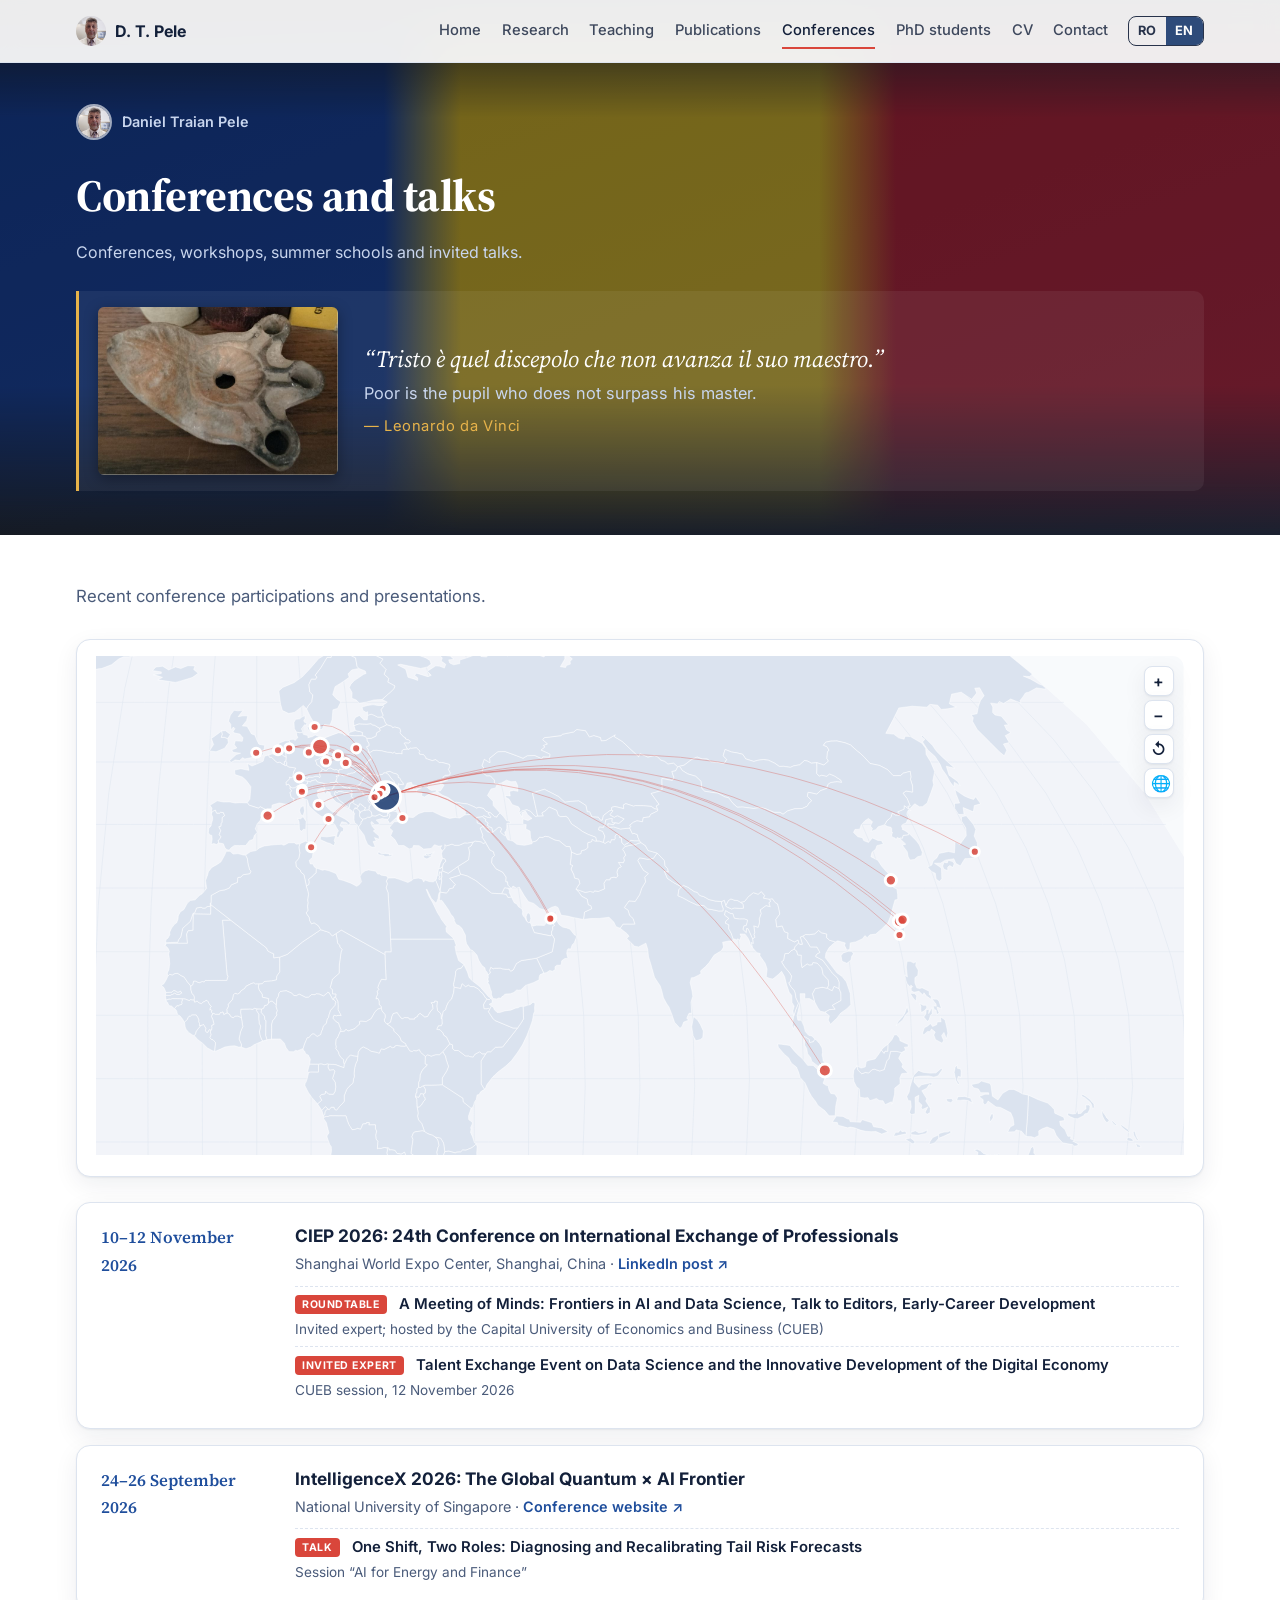
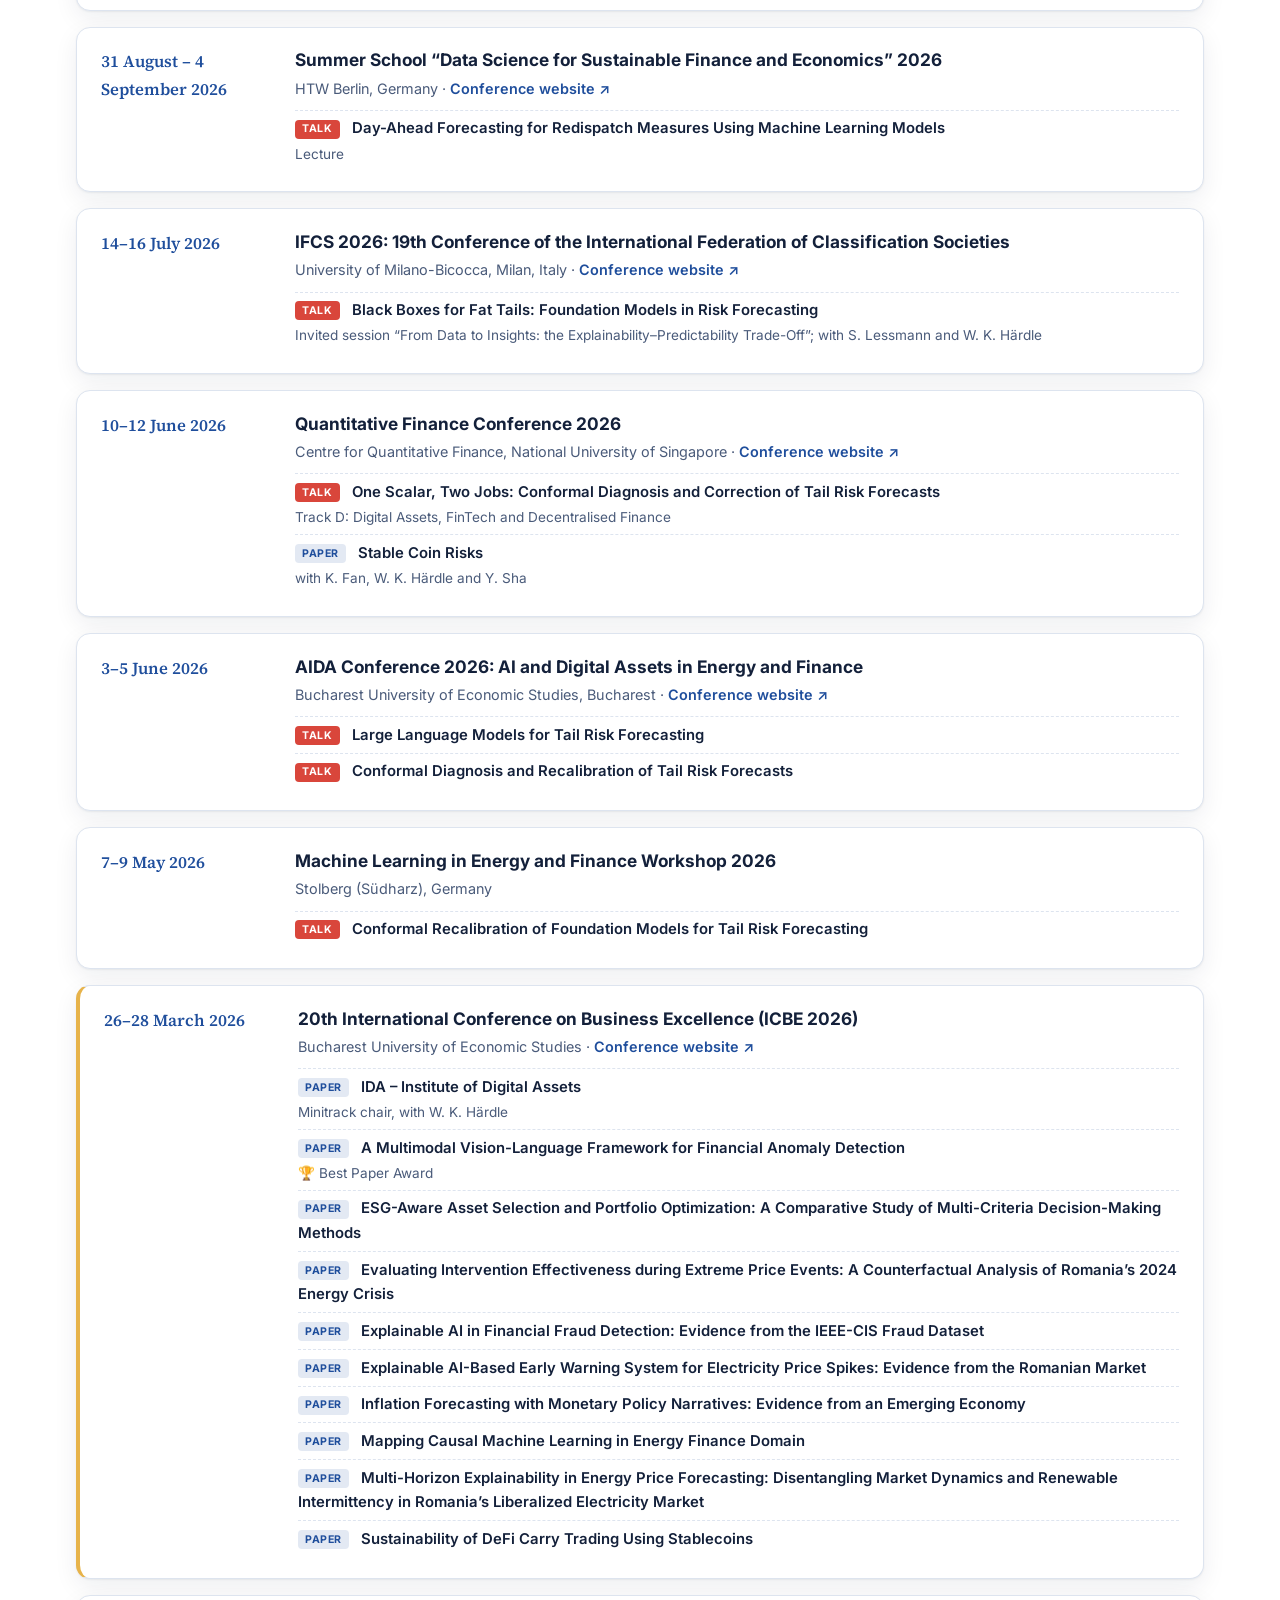
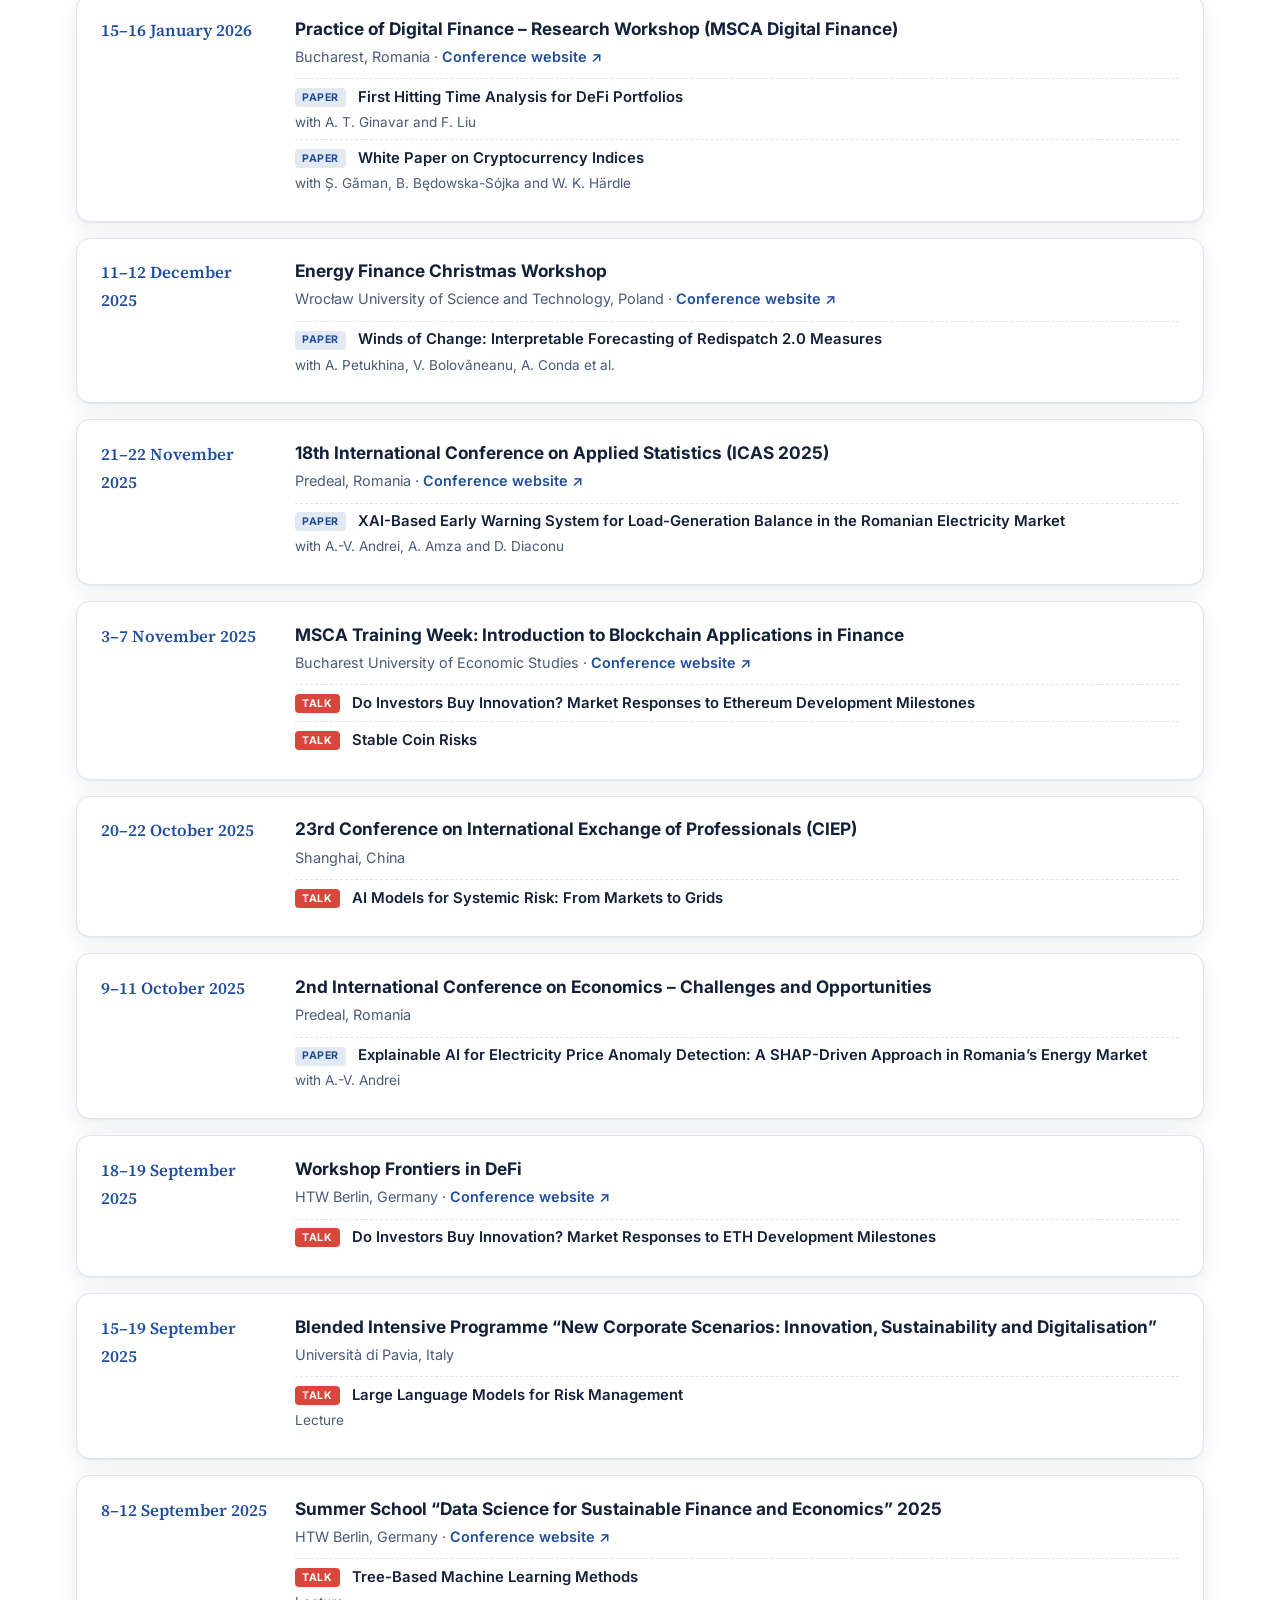
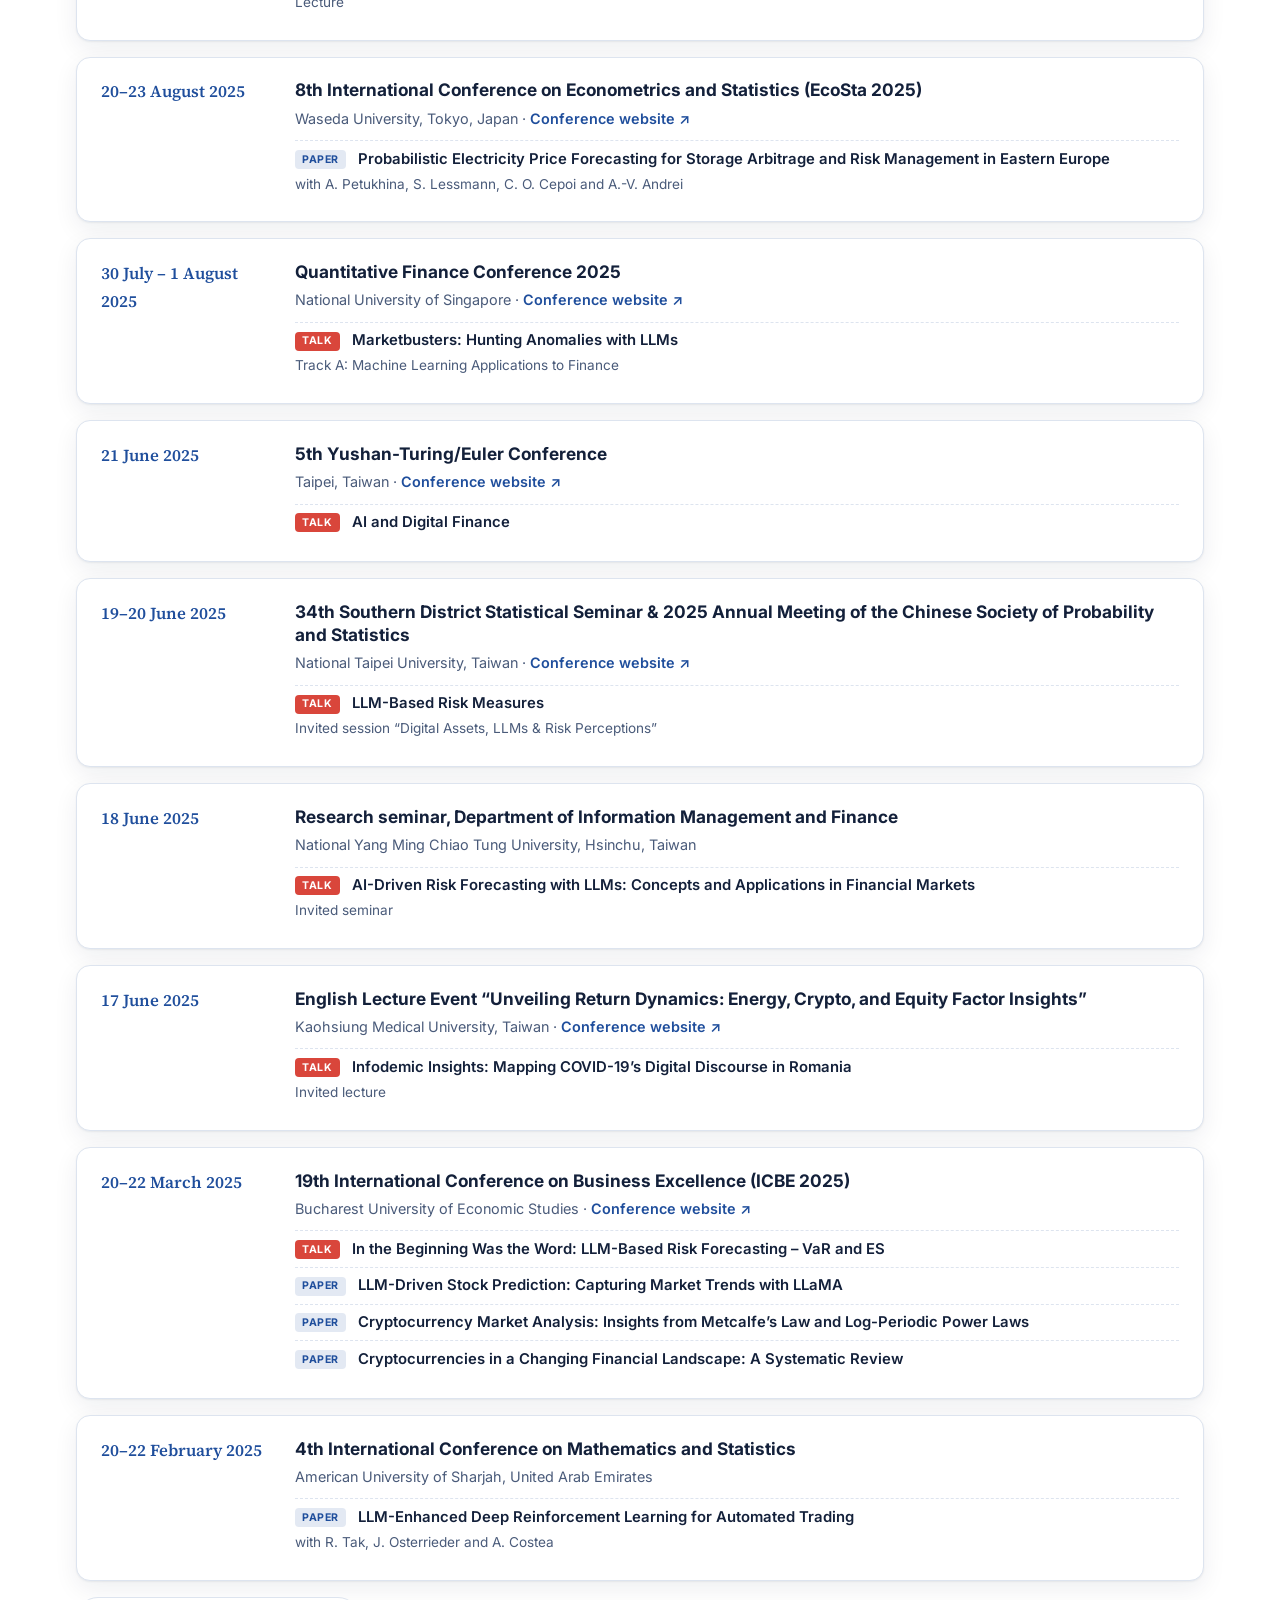
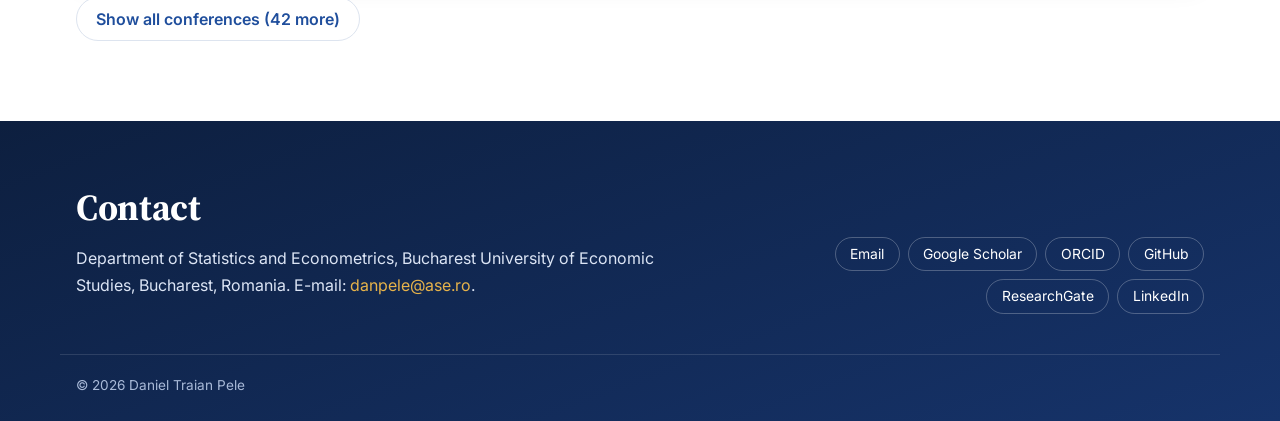
<file: talks.html>
<!DOCTYPE html>
<html lang="en" data-lang="en"><head>
    <meta charset="UTF-8">
    <meta name="viewport" content="width=device-width, initial-scale=1.0">
    <title>Conferences and talks · Daniel Traian Pele</title>
    <meta name="description" content="Conferences, workshops and invited talks of Daniel Traian Pele, with a map.">
    <meta name="author" content="Daniel Traian Pele">
    <link rel="canonical" href="https://danpele.github.io/talks.html">
    <link rel="alternate" hreflang="en" href="https://danpele.github.io/talks.html">
    <link rel="alternate" hreflang="ro" href="https://danpele.github.io/talks_ro.html">
    <meta property="og:type" content="website">
    <meta property="og:title" content="Conferences and talks · Daniel Traian Pele">
    <meta property="og:description" content="Conferences, workshops and invited talks of Daniel Traian Pele, with a map.">
    <meta property="og:url" content="https://danpele.github.io/talks.html">
    <meta property="og:image" content="https://danpele.github.io/assets/og.jpg">
    <meta property="og:image:width" content="1200">
    <meta property="og:image:height" content="630">
    <meta property="og:locale" content="en_GB">
    <meta name="twitter:card" content="summary_large_image">
    <link rel="icon" type="image/png" sizes="64x64" href="assets/favicon.png">
    <link rel="apple-touch-icon" href="assets/apple-touch-icon.png">
    <link rel="preconnect" href="https://fonts.googleapis.com">
    <link rel="preconnect" href="https://fonts.gstatic.com" crossorigin="">
    <link href="https://fonts.googleapis.com/css2?family=Inter:wght@400;500;600;700&amp;family=Source+Serif+4:opsz,wght@8..60,500;8..60,600;8..60,700&amp;display=swap" rel="stylesheet">
    <link rel="stylesheet" href="assets/style.css?v=41d4f184">
</head>
<body data-page="talks">
    <header class="topbar solid" id="topbar">
        <div class="wrap topbar-inner">
            <a class="brand" href="index.html"><img src="assets/photo.jpg" alt=""><span>D. T. Pele</span></a>
            <nav class="nav" id="nav"><a href="index.html">Home</a><a href="index.html#themes">Research</a><a href="index.html#teaching">Teaching</a><a href="publications.html">Publications</a><a href="talks.html" aria-current="page" class="active">Conferences</a><a href="phd.html">PhD students</a><a href="cv.html">CV</a><a href="#contact">Contact</a></nav>
            <div class="lang" role="group" aria-label="Language"><a href="talks_ro.html" hreflang="ro" id="lang-ro">RO</a><a href="talks.html" hreflang="en" id="lang-en" aria-current="true">EN</a></div>
        </div>
    </header>

    <section class="page-hero">
        <div class="wrap page-hero-inner">
            <a class="page-hero-person" id="page-person" href="index.html"><img src="assets/photo.jpg" alt="" width="56" height="56"><span>Daniel Traian Pele</span></a>
            <h1 id="page-title">Conferences and talks</h1>
            <p id="page-lead">Conferences, workshops, summer schools and invited talks.</p>
            <figure class="motto" id="motto"><a class="motto-lamp" href="https://www.linkedin.com/posts/daniel-traian-pele_1-decembrie-ziua-na%C8%9Bional%C4%83-a-rom%C3%A2niei-share-7398786810773942272-Xl_a/" target="_blank" rel="noopener" title="Daco-Roman oil lamp, 2nd–4th century AD, found near Gura-Padinii (Romanați, today Olt county)"><img src="assets/opait.jpg" alt="Daco-Roman oil lamp, 2nd–4th century AD, found near Gura-Padinii (Romanați, today Olt county)" width="806" height="564"></a><div><blockquote lang="it">“Tristo è quel discepolo che non avanza il suo maestro.”</blockquote><p>Poor is the pupil who does not surpass his master.</p><figcaption>— Leonardo da Vinci</figcaption></div></figure>
        </div>
    </section>

    <main>
        <section id="talks" class="section">
            <div class="wrap">
                <p class="kicker" data-t="talksKicker">Presentations</p>
                <h2 data-t="talks">Conferences and talks</h2>
                <p class="lead" data-t="talksIntro">Recent conference participations and presentations.</p>
                <figure class="viz-card"><div id="talk-map" class="talk-map"><svg viewBox="0 0 960 440" class="map-svg"><rect width="960" height="440" rx="10" class="map-bg"></rect><g transform="translate(-891.9175715708202,-100.75009990696026) scale(2.1537548039665597)"><path d="M257.721,10L480,10L702.279,10L721.094,11.908L735.591,15.366L757.461,24.935L775.04,36.281L790.983,48.514L819.87,74.775L843.78,102.915L861.847,132.078L874.257,161.477L881.479,190.785L883.849,220L881.479,249.215L874.257,278.523L861.847,307.922L843.78,337.085L819.87,365.225L790.983,391.486L775.04,403.719L757.461,415.065L735.591,424.634L721.094,428.092L702.279,430L480,430L257.721,430L238.906,428.092L224.409,424.634L202.539,415.065L184.96,403.719L169.017,391.486L140.13,365.225L116.22,337.085L98.153,307.922L85.743,278.523L78.521,249.215L76.151,220L78.521,190.785L85.743,161.477L98.153,132.078L116.22,102.915L140.13,74.775L169.017,48.514L184.96,36.281L202.539,24.935L224.409,15.366L238.906,11.908L257.721,10Z" class="map-sphere"></path><path d="M257.721,430L238.906,428.092L224.409,424.634L202.539,415.065L184.96,403.719L169.017,391.486L140.13,365.225L116.22,337.085L98.153,307.922L85.743,278.523L78.521,249.215L76.151,220L78.521,190.785L85.743,161.477L98.153,132.078L116.22,102.915L140.13,74.775L169.017,48.514L184.96,36.281L202.539,24.935L224.409,15.366L238.906,11.908L257.721,10M368.861,430L359.453,428.092L352.204,424.634L341.269,415.065L324.508,391.486L310.065,365.225L298.11,337.085L289.077,307.922L282.872,278.523L279.26,249.215L278.076,220L279.26,190.785L282.872,161.477L289.077,132.078L298.11,102.915L310.065,74.775L324.508,48.514L341.269,24.935L352.204,15.366L359.453,11.908L368.861,10M480,430L480,391.486L480,337.085L480,278.523L480,220L480,161.477L480,102.915L480,48.514L480,10M591.139,430L600.547,428.092L607.796,424.634L618.731,415.065L635.492,391.486L649.935,365.225L661.89,337.085L670.923,307.922L677.128,278.523L680.74,249.215L681.924,220L680.74,190.785L677.128,161.477L670.923,132.078L661.89,102.915L649.935,74.775L635.492,48.514L618.731,24.935L607.796,15.366L600.547,11.908L591.139,10M76.151,220L81.76,220L87.369,220L92.978,220L98.587,220L104.196,220L109.805,220L115.414,220L121.023,220L126.632,220L132.241,220L137.85,220L143.459,220L149.068,220L154.677,220L160.286,220L165.895,220L171.504,220L177.113,220L182.722,220L188.331,220L193.94,220L199.549,220L205.158,220L210.767,220L216.376,220L221.985,220L227.594,220L233.203,220L238.812,220L244.421,220L250.031,220L255.64,220L261.249,220L266.858,220L272.467,220L278.076,220L283.685,220L289.294,220L294.903,220L300.512,220L306.121,220L311.73,220L317.339,220L322.948,220L328.557,220L334.166,220L339.775,220L345.384,220L350.993,220L356.602,220L362.211,220L367.82,220L373.429,220L379.038,220L384.647,220L390.256,220L395.865,220L401.474,220L407.083,220L412.692,220L418.301,220L423.91,220L429.519,220L435.128,220L440.737,220L446.346,220L451.955,220L457.564,220L463.173,220L468.782,220L474.391,220L480,220L485.609,220L491.218,220L496.827,220L502.436,220L508.045,220L513.654,220L519.263,220L524.872,220L530.481,220L536.09,220L541.699,220L547.308,220L552.917,220L558.526,220L564.135,220L569.744,220L575.353,220L580.962,220L586.571,220L592.18,220L597.789,220L603.398,220L609.007,220L614.616,220L620.225,220L625.834,220L631.443,220L637.052,220L642.661,220L648.27,220L653.879,220L659.488,220L665.097,220L670.706,220L676.315,220L681.924,220L687.533,220L693.142,220L698.751,220L704.36,220L709.969,220L715.579,220L721.188,220L726.797,220L732.406,220L738.015,220L743.624,220L749.233,220L754.842,220L760.451,220L766.06,220L771.669,220L777.278,220L782.887,220L788.496,220L794.105,220L799.714,220L805.323,220L810.932,220L816.541,220L822.15,220L827.759,220L833.368,220L838.977,220L844.586,220L850.195,220L855.804,220L861.413,220L867.022,220L872.631,220L878.24,220L883.849,220M222.044,417.398L204.86,406.334L189.554,394.262L161.838,368.248L138.67,340.28L120.991,311.185L108.699,281.787L101.353,252.466L98.615,223.244L100.354,194.034L104.848,171.261L112.225,148.413L122.682,125.556L136.43,102.915L153.539,80.891L173.686,59.915L196.214,40.281L222.044,22.602M237.218,417.398L221.044,406.334L206.639,394.262L180.554,368.248L158.749,340.28L142.109,311.185L130.54,281.787L123.626,252.466L121.049,223.244L122.686,194.034L126.916,171.261L133.859,148.413L143.701,125.556L156.64,102.915L172.742,80.891L191.704,59.915L212.907,40.281L237.218,22.602M252.392,417.398L237.229,406.334L223.724,394.262L199.269,368.248L178.827,340.28L163.228,311.185L152.382,281.787L145.899,252.466L143.484,223.244L145.018,194.034L148.983,171.261L155.493,148.413L164.72,125.556L176.85,102.915L191.946,80.891L209.723,59.915L229.601,40.281L252.392,22.602M267.566,417.398L253.414,406.334L240.809,394.262L217.984,368.248L198.905,340.28L184.346,311.185L174.223,281.787L168.173,252.466L165.918,223.244L167.35,194.034L171.051,171.261L177.127,148.413L185.738,125.556L197.06,102.915L211.149,80.891L227.741,59.915L246.294,40.281L267.566,22.602M282.74,417.398L269.599,406.334L257.895,394.262L236.7,368.248L218.983,340.28L205.464,311.185L196.064,281.787L190.446,252.466L188.352,223.244L189.682,194.034L193.119,171.261L198.76,148.413L206.757,125.556L217.27,102.915L230.353,80.891L245.76,59.915L262.987,40.281L282.74,22.602M297.914,417.398L285.783,406.334L274.98,394.262L255.415,368.248L239.061,340.28L226.582,311.185L217.905,281.787L212.719,252.466L210.787,223.244L212.015,194.034L215.187,171.261L220.394,148.413L227.776,125.556L237.48,102.915L249.557,80.891L263.778,59.915L279.681,40.281L297.914,22.602M313.087,417.398L301.968,406.334L292.065,394.262L274.131,368.248L259.14,340.28L247.7,311.185L239.746,281.787L234.993,252.466L233.221,223.244L234.347,194.034L237.254,171.261L242.028,148.413L248.794,125.556L257.69,102.915L268.76,80.891L281.797,59.915L296.374,40.281L313.087,22.602M328.261,417.398L318.153,406.334L309.15,394.262L292.846,368.248L279.218,340.28L268.818,311.185L261.588,281.787L257.266,252.466L255.656,223.244L256.679,194.034L259.322,171.261L263.662,148.413L269.813,125.556L277.9,102.915L287.964,80.891L299.815,59.915L313.067,40.281L328.261,22.602M358.609,417.398L343.32,394.262L330.277,368.248L319.374,340.28L311.055,311.185L305.27,281.787L301.813,252.466L300.525,223.244L301.343,194.034L306.929,148.413L311.85,125.556L318.32,102.915L326.371,80.891L335.852,59.915L346.454,40.281L358.609,22.602M373.783,417.398L360.405,394.262L348.992,368.248L339.452,340.28L332.173,311.185L327.111,281.787L324.086,252.466L322.959,223.244L323.675,194.034L328.563,148.413L338.53,102.915L345.575,80.891L353.871,59.915L363.147,40.281L373.783,22.602M388.957,417.398L377.49,394.262L367.708,368.248L359.531,340.28L353.291,311.185L348.953,281.787L346.36,252.466L345.393,223.244L346.007,194.034L350.197,148.413L358.74,102.915L371.889,59.915L379.84,40.281L388.957,22.602M404.131,417.398L394.575,394.262L386.423,368.248L379.609,340.28L374.409,311.185L370.794,281.787L368.633,252.466L368.339,194.034L371.831,148.413L378.95,102.915L389.908,59.915L396.534,40.281L404.131,22.602M419.305,417.398L411.66,394.262L405.138,368.248L399.687,340.28L395.527,311.185L390.906,252.466L390.672,194.034L393.465,148.413L399.16,102.915L407.926,59.915L419.305,22.602M434.478,417.398L428.745,394.262L423.854,368.248L416.646,311.185L413.18,252.466L413.004,194.034L415.099,148.413L419.37,102.915L425.945,59.915L434.478,22.602M449.652,417.398L442.569,368.248L437.764,311.185L435.453,252.466L435.336,194.034L436.732,148.413L439.58,102.915L443.963,59.915L449.652,22.602M464.826,417.398L461.285,368.248L458.882,311.185L457.727,252.466L457.668,194.034L458.366,148.413L459.79,102.915L461.982,59.915L464.826,22.602M495.174,417.398L498.715,368.248L501.118,311.185L502.273,252.466L502.332,194.034L501.634,148.413L500.21,102.915L498.018,59.915L495.174,22.602M510.348,417.398L517.431,368.248L522.236,311.185L524.547,252.466L524.664,194.034L523.268,148.413L520.42,102.915L516.037,59.915L510.348,22.602M525.522,417.398L531.255,394.262L536.146,368.248L543.354,311.185L546.82,252.466L546.996,194.034L544.901,148.413L540.63,102.915L534.055,59.915L525.522,22.602M540.695,417.398L548.34,394.262L554.862,368.248L560.313,340.28L564.473,311.185L569.094,252.466L569.328,194.034L566.535,148.413L560.84,102.915L552.074,59.915L540.695,22.602M555.869,417.398L565.425,394.262L573.577,368.248L580.391,340.28L585.591,311.185L589.206,281.787L591.367,252.466L591.661,194.034L588.169,148.413L581.05,102.915L570.092,59.915L563.466,40.281L555.869,22.602M571.043,417.398L582.51,394.262L592.292,368.248L600.469,340.28L606.709,311.185L611.047,281.787L613.64,252.466L614.607,223.244L613.993,194.034L609.803,148.413L601.26,102.915L588.111,59.915L580.16,40.281L571.043,22.602M586.217,417.398L599.595,394.262L611.008,368.248L620.548,340.28L627.827,311.185L632.889,281.787L635.914,252.466L637.041,223.244L636.325,194.034L631.437,148.413L621.47,102.915L614.425,80.891L606.129,59.915L596.853,40.281L586.217,22.602M601.391,417.398L616.68,394.262L629.723,368.248L640.626,340.28L648.945,311.185L654.73,281.787L658.187,252.466L659.475,223.244L658.657,194.034L653.071,148.413L648.15,125.556L641.68,102.915L633.629,80.891L624.148,59.915L613.546,40.281L601.391,22.602M631.739,417.398L641.847,406.334L650.85,394.262L667.154,368.248L680.782,340.28L691.182,311.185L698.412,281.787L702.734,252.466L704.344,223.244L703.321,194.034L700.678,171.261L696.338,148.413L690.187,125.556L682.1,102.915L672.036,80.891L660.185,59.915L646.933,40.281L631.739,22.602M646.913,417.398L658.032,406.334L667.935,394.262L685.869,368.248L700.86,340.28L712.3,311.185L720.254,281.787L725.007,252.466L726.779,223.244L725.653,194.034L722.746,171.261L717.972,148.413L711.206,125.556L702.31,102.915L691.24,80.891L678.203,59.915L663.626,40.281L646.913,22.602M662.086,417.398L674.217,406.334L685.02,394.262L704.585,368.248L720.939,340.28L733.418,311.185L742.095,281.787L747.281,252.466L749.213,223.244L747.985,194.034L744.813,171.261L739.606,148.413L732.224,125.556L722.52,102.915L710.443,80.891L696.222,59.915L680.319,40.281L662.086,22.602M677.26,417.398L690.401,406.334L702.105,394.262L723.3,368.248L741.017,340.28L754.536,311.185L763.936,281.787L769.554,252.466L771.648,223.244L770.318,194.034L766.881,171.261L761.24,148.413L753.243,125.556L742.73,102.915L729.647,80.891L714.24,59.915L697.013,40.281L677.26,22.602M692.434,417.398L706.586,406.334L719.191,394.262L742.016,368.248L761.095,340.28L775.654,311.185L785.777,281.787L791.827,252.466L794.082,223.244L792.65,194.034L788.949,171.261L782.873,148.413L774.262,125.556L762.94,102.915L748.851,80.891L732.259,59.915L713.706,40.281L692.434,22.602M707.608,417.398L722.771,406.334L736.276,394.262L760.731,368.248L781.173,340.28L796.772,311.185L807.618,281.787L814.101,252.466L816.516,223.244L814.982,194.034L811.017,171.261L804.507,148.413L795.28,125.556L783.15,102.915L768.054,80.891L750.277,59.915L730.399,40.281L707.608,22.602M722.782,417.398L738.956,406.334L753.361,394.262L779.446,368.248L801.251,340.28L817.891,311.185L829.46,281.787L836.374,252.466L838.951,223.244L837.314,194.034L833.084,171.261L826.141,148.413L816.299,125.556L803.36,102.915L787.258,80.891L768.296,59.915L747.093,40.281L722.782,22.602M737.956,417.398L755.14,406.334L770.446,394.262L798.162,368.248L821.33,340.28L839.009,311.185L851.301,281.787L858.647,252.466L861.385,223.244L859.646,194.034L855.152,171.261L847.775,148.413L837.318,125.556L823.57,102.915L806.461,80.891L786.314,59.915L763.786,40.281L737.956,22.602M206.87,417.398L210.664,417.398L214.457,417.398L218.251,417.398L222.044,417.398L225.838,417.398L229.631,417.398L233.425,417.398L237.218,417.398L241.012,417.398L244.805,417.398L248.598,417.398L252.392,417.398L256.185,417.398L259.979,417.398L263.772,417.398L267.566,417.398L271.359,417.398L275.153,417.398L278.946,417.398L282.74,417.398L286.533,417.398L290.327,417.398L294.12,417.398L297.914,417.398L301.707,417.398L305.5,417.398L309.294,417.398L313.087,417.398L316.881,417.398L320.674,417.398L324.468,417.398L328.261,417.398L332.055,417.398L335.848,417.398L339.642,417.398L343.435,417.398L347.229,417.398L351.022,417.398L354.816,417.398L358.609,417.398L362.402,417.398L366.196,417.398L369.989,417.398L373.783,417.398L377.576,417.398L381.37,417.398L385.163,417.398L388.957,417.398L392.75,417.398L396.544,417.398L400.337,417.398L404.131,417.398L407.924,417.398L411.718,417.398L415.511,417.398L419.305,417.398L423.098,417.398L426.891,417.398L430.685,417.398L434.478,417.398L438.272,417.398L442.065,417.398L445.859,417.398L449.652,417.398L453.446,417.398L457.239,417.398L461.033,417.398L464.826,417.398L468.62,417.398L472.413,417.398L476.207,417.398L480,417.398L483.793,417.398L487.587,417.398L491.38,417.398L495.174,417.398L498.967,417.398L502.761,417.398L506.554,417.398L510.348,417.398L514.141,417.398L517.935,417.398L521.728,417.398L525.522,417.398L529.315,417.398L533.109,417.398L536.902,417.398L540.695,417.398L544.489,417.398L548.282,417.398L552.076,417.398L555.869,417.398L559.663,417.398L563.456,417.398L567.25,417.398L571.043,417.398L574.837,417.398L578.63,417.398L582.424,417.398L586.217,417.398L590.011,417.398L593.804,417.398L597.598,417.398L601.391,417.398L605.184,417.398L608.978,417.398L612.771,417.398L616.565,417.398L620.358,417.398L624.152,417.398L627.945,417.398L631.739,417.398L635.532,417.398L639.326,417.398L643.119,417.398L646.913,417.398L650.706,417.398L654.5,417.398L658.293,417.398L662.086,417.398L665.88,417.398L669.673,417.398L673.467,417.398L677.26,417.398L681.054,417.398L684.847,417.398L688.641,417.398L692.434,417.398L696.228,417.398L700.021,417.398L703.815,417.398L707.608,417.398L711.402,417.398L715.195,417.398L718.988,417.398L722.782,417.398L726.575,417.398L730.369,417.398L734.162,417.398L737.956,417.398L741.749,417.398L745.543,417.398L749.336,417.398L753.13,417.398M175.969,397.008L180.192,397.008L184.415,397.008L188.637,397.008L192.86,397.008L197.083,397.008L201.305,397.008L205.528,397.008L209.751,397.008L213.973,397.008L218.196,397.008L222.419,397.008L226.641,397.008L230.864,397.008L235.086,397.008L239.309,397.008L243.532,397.008L247.754,397.008L251.977,397.008L256.2,397.008L260.422,397.008L264.645,397.008L268.868,397.008L273.09,397.008L277.313,397.008L281.536,397.008L285.758,397.008L289.981,397.008L294.204,397.008L298.426,397.008L302.649,397.008L306.871,397.008L311.094,397.008L315.317,397.008L319.539,397.008L323.762,397.008L327.985,397.008L332.207,397.008L336.43,397.008L340.653,397.008L344.875,397.008L349.098,397.008L353.321,397.008L357.543,397.008L361.766,397.008L365.989,397.008L370.211,397.008L374.434,397.008L378.656,397.008L382.879,397.008L387.102,397.008L391.324,397.008L395.547,397.008L399.77,397.008L403.992,397.008L408.215,397.008L412.438,397.008L416.66,397.008L420.883,397.008L425.106,397.008L429.328,397.008L433.551,397.008L437.774,397.008L441.996,397.008L446.219,397.008L450.441,397.008L454.664,397.008L458.887,397.008L463.109,397.008L467.332,397.008L471.555,397.008L475.777,397.008L480,397.008L484.223,397.008L488.445,397.008L492.668,397.008L496.891,397.008L501.113,397.008L505.336,397.008L509.559,397.008L513.781,397.008L518.004,397.008L522.226,397.008L526.449,397.008L530.672,397.008L534.894,397.008L539.117,397.008L543.34,397.008L547.562,397.008L551.785,397.008L556.008,397.008L560.23,397.008L564.453,397.008L568.676,397.008L572.898,397.008L577.121,397.008L581.344,397.008L585.566,397.008L589.789,397.008L594.011,397.008L598.234,397.008L602.457,397.008L606.679,397.008L610.902,397.008L615.125,397.008L619.347,397.008L623.57,397.008L627.793,397.008L632.015,397.008L636.238,397.008L640.461,397.008L644.683,397.008L648.906,397.008L653.129,397.008L657.351,397.008L661.574,397.008L665.796,397.008L670.019,397.008L674.242,397.008L678.464,397.008L682.687,397.008L686.91,397.008L691.132,397.008L695.355,397.008L699.578,397.008L703.8,397.008L708.023,397.008L712.246,397.008L716.468,397.008L720.691,397.008L724.914,397.008L729.136,397.008L733.359,397.008L737.581,397.008L741.804,397.008L746.027,397.008L750.249,397.008L754.472,397.008L758.695,397.008L762.917,397.008L767.14,397.008L771.363,397.008L775.585,397.008L779.808,397.008L784.031,397.008M149.285,374.219L153.878,374.219L158.472,374.219L163.065,374.219L167.658,374.219L172.252,374.219L176.845,374.219L181.438,374.219L186.031,374.219L190.625,374.219L195.218,374.219L199.811,374.219L204.404,374.219L208.998,374.219L213.591,374.219L218.184,374.219L222.777,374.219L227.371,374.219L231.964,374.219L236.557,374.219L241.15,374.219L245.744,374.219L250.337,374.219L254.93,374.219L259.523,374.219L264.117,374.219L268.71,374.219L273.303,374.219L277.897,374.219L282.49,374.219L287.083,374.219L291.676,374.219L296.27,374.219L300.863,374.219L305.456,374.219L310.049,374.219L314.643,374.219L319.236,374.219L323.829,374.219L328.422,374.219L333.016,374.219L337.609,374.219L342.202,374.219L346.795,374.219L351.389,374.219L355.982,374.219L360.575,374.219L365.168,374.219L369.762,374.219L374.355,374.219L378.948,374.219L383.542,374.219L388.135,374.219L392.728,374.219L397.321,374.219L401.915,374.219L406.508,374.219L411.101,374.219L415.694,374.219L420.288,374.219L424.881,374.219L429.474,374.219L434.067,374.219L438.661,374.219L443.254,374.219L447.847,374.219L452.44,374.219L457.034,374.219L461.627,374.219L466.22,374.219L470.813,374.219L475.407,374.219L480,374.219L484.593,374.219L489.187,374.219L493.78,374.219L498.373,374.219L502.966,374.219L507.56,374.219L512.153,374.219L516.746,374.219L521.339,374.219L525.933,374.219L530.526,374.219L535.119,374.219L539.712,374.219L544.306,374.219L548.899,374.219L553.492,374.219L558.085,374.219L562.679,374.219L567.272,374.219L571.865,374.219L576.458,374.219L581.052,374.219L585.645,374.219L590.238,374.219L594.832,374.219L599.425,374.219L604.018,374.219L608.611,374.219L613.205,374.219L617.798,374.219L622.391,374.219L626.984,374.219L631.578,374.219L636.171,374.219L640.764,374.219L645.357,374.219L649.951,374.219L654.544,374.219L659.137,374.219L663.73,374.219L668.324,374.219L672.917,374.219L677.51,374.219L682.103,374.219L686.697,374.219L691.29,374.219L695.883,374.219L700.477,374.219L705.07,374.219L709.663,374.219L714.256,374.219L718.85,374.219L723.443,374.219L728.036,374.219L732.629,374.219L737.223,374.219L741.816,374.219L746.409,374.219L751.002,374.219L755.596,374.219L760.189,374.219L764.782,374.219L769.375,374.219L773.969,374.219L778.562,374.219L783.155,374.219L787.748,374.219L792.342,374.219L796.935,374.219L801.528,374.219L806.122,374.219L810.715,374.219M126.145,349.775L131.06,349.775L135.974,349.775L140.889,349.775L145.804,349.775L150.718,349.775L155.633,349.775L160.548,349.775L165.462,349.775L170.377,349.775L175.292,349.775L180.206,349.775L185.121,349.775L190.035,349.775L194.95,349.775L199.865,349.775L204.779,349.775L209.694,349.775L214.609,349.775L219.523,349.775L224.438,349.775L229.353,349.775L234.267,349.775L239.182,349.775L244.097,349.775L249.011,349.775L253.926,349.775L258.841,349.775L263.755,349.775L268.67,349.775L273.585,349.775L278.499,349.775L283.414,349.775L288.329,349.775L293.243,349.775L298.158,349.775L303.072,349.775L307.987,349.775L312.902,349.775L317.816,349.775L322.731,349.775L327.646,349.775L332.56,349.775L337.475,349.775L342.39,349.775L347.304,349.775L352.219,349.775L357.134,349.775L362.048,349.775L366.963,349.775L371.878,349.775L376.792,349.775L381.707,349.775L386.622,349.775L391.536,349.775L396.451,349.775L401.366,349.775L406.28,349.775L411.195,349.775L416.11,349.775L421.024,349.775L425.939,349.775L430.853,349.775L435.768,349.775L440.683,349.775L445.597,349.775L450.512,349.775L455.427,349.775L460.341,349.775L465.256,349.775L470.171,349.775L475.085,349.775L480,349.775L484.915,349.775L489.829,349.775L494.744,349.775L499.659,349.775L504.573,349.775L509.488,349.775L514.403,349.775L519.317,349.775L524.232,349.775L529.147,349.775L534.061,349.775L538.976,349.775L543.89,349.775L548.805,349.775L553.72,349.775L558.634,349.775L563.549,349.775L568.464,349.775L573.378,349.775L578.293,349.775L583.208,349.775L588.122,349.775L593.037,349.775L597.952,349.775L602.866,349.775L607.781,349.775L612.696,349.775L617.61,349.775L622.525,349.775L627.44,349.775L632.354,349.775L637.269,349.775L642.184,349.775L647.098,349.775L652.013,349.775L656.928,349.775L661.842,349.775L666.757,349.775L671.671,349.775L676.586,349.775L681.501,349.775L686.415,349.775L691.33,349.775L696.245,349.775L701.159,349.775L706.074,349.775L710.989,349.775L715.903,349.775L720.818,349.775L725.733,349.775L730.647,349.775L735.562,349.775L740.477,349.775L745.391,349.775L750.306,349.775L755.221,349.775L760.135,349.775L765.05,349.775L769.965,349.775L774.879,349.775L779.794,349.775L784.708,349.775L789.623,349.775L794.538,349.775L799.452,349.775L804.367,349.775L809.282,349.775L814.196,349.775L819.111,349.775L824.026,349.775L828.94,349.775L833.855,349.775M107.465,324.194L112.639,324.194L117.813,324.194L122.987,324.194L128.161,324.194L133.335,324.194L138.509,324.194L143.683,324.194L148.858,324.194L154.032,324.194L159.206,324.194L164.38,324.194L169.554,324.194L174.728,324.194L179.902,324.194L185.076,324.194L190.25,324.194L195.424,324.194L200.599,324.194L205.773,324.194L210.947,324.194L216.121,324.194L221.295,324.194L226.469,324.194L231.643,324.194L236.817,324.194L241.991,324.194L247.165,324.194L252.34,324.194L257.514,324.194L262.688,324.194L267.862,324.194L273.036,324.194L278.21,324.194L283.384,324.194L288.558,324.194L293.732,324.194L298.906,324.194L304.081,324.194L309.255,324.194L314.429,324.194L319.603,324.194L324.777,324.194L329.951,324.194L335.125,324.194L340.299,324.194L345.473,324.194L350.647,324.194L355.822,324.194L360.996,324.194L366.17,324.194L371.344,324.194L376.518,324.194L381.692,324.194L386.866,324.194L392.04,324.194L397.214,324.194L402.388,324.194L407.563,324.194L412.737,324.194L417.911,324.194L423.085,324.194L428.259,324.194L433.433,324.194L438.607,324.194L443.781,324.194L448.955,324.194L454.129,324.194L459.304,324.194L464.478,324.194L469.652,324.194L474.826,324.194L480,324.194L485.174,324.194L490.348,324.194L495.522,324.194L500.696,324.194L505.871,324.194L511.045,324.194L516.219,324.194L521.393,324.194L526.567,324.194L531.741,324.194L536.915,324.194L542.089,324.194L547.263,324.194L552.437,324.194L557.612,324.194L562.786,324.194L567.96,324.194L573.134,324.194L578.308,324.194L583.482,324.194L588.656,324.194L593.83,324.194L599.004,324.194L604.178,324.194L609.353,324.194L614.527,324.194L619.701,324.194L624.875,324.194L630.049,324.194L635.223,324.194L640.397,324.194L645.571,324.194L650.745,324.194L655.919,324.194L661.094,324.194L666.268,324.194L671.442,324.194L676.616,324.194L681.79,324.194L686.964,324.194L692.138,324.194L697.312,324.194L702.486,324.194L707.66,324.194L712.835,324.194L718.009,324.194L723.183,324.194L728.357,324.194L733.531,324.194L738.705,324.194L743.879,324.194L749.053,324.194L754.227,324.194L759.401,324.194L764.576,324.194L769.75,324.194L774.924,324.194L780.098,324.194L785.272,324.194L790.446,324.194L795.62,324.194L800.794,324.194L805.968,324.194L811.142,324.194L816.317,324.194L821.491,324.194L826.665,324.194L831.839,324.194L837.013,324.194L842.187,324.194L847.361,324.194L852.535,324.194M93.412,298.123L98.781,298.123L104.15,298.123L109.52,298.123L114.889,298.123L120.258,298.123L125.627,298.123L130.997,298.123L136.366,298.123L141.735,298.123L147.105,298.123L152.474,298.123L157.843,298.123L163.212,298.123L168.582,298.123L173.951,298.123L179.32,298.123L184.689,298.123L190.059,298.123L195.428,298.123L200.797,298.123L206.167,298.123L211.536,298.123L216.905,298.123L222.274,298.123L227.644,298.123L233.013,298.123L238.382,298.123L243.752,298.123L249.121,298.123L254.49,298.123L259.859,298.123L265.229,298.123L270.598,298.123L275.967,298.123L281.337,298.123L286.706,298.123L292.075,298.123L297.444,298.123L302.814,298.123L308.183,298.123L313.552,298.123L318.922,298.123L324.291,298.123L329.66,298.123L335.029,298.123L340.399,298.123L345.768,298.123L351.137,298.123L356.507,298.123L361.876,298.123L367.245,298.123L372.614,298.123L377.984,298.123L383.353,298.123L388.722,298.123L394.091,298.123L399.461,298.123L404.83,298.123L410.199,298.123L415.569,298.123L420.938,298.123L426.307,298.123L431.676,298.123L437.046,298.123L442.415,298.123L447.784,298.123L453.154,298.123L458.523,298.123L463.892,298.123L469.261,298.123L474.631,298.123L480,298.123L485.369,298.123L490.739,298.123L496.108,298.123L501.477,298.123L506.846,298.123L512.216,298.123L517.585,298.123L522.954,298.123L528.324,298.123L533.693,298.123L539.062,298.123L544.431,298.123L549.801,298.123L555.17,298.123L560.539,298.123L565.909,298.123L571.278,298.123L576.647,298.123L582.016,298.123L587.386,298.123L592.755,298.123L598.124,298.123L603.493,298.123L608.863,298.123L614.232,298.123L619.601,298.123L624.971,298.123L630.34,298.123L635.709,298.123L641.078,298.123L646.448,298.123L651.817,298.123L657.186,298.123L662.556,298.123L667.925,298.123L673.294,298.123L678.663,298.123L684.033,298.123L689.402,298.123L694.771,298.123L700.141,298.123L705.51,298.123L710.879,298.123L716.248,298.123L721.618,298.123L726.987,298.123L732.356,298.123L737.726,298.123L743.095,298.123L748.464,298.123L753.833,298.123L759.203,298.123L764.572,298.123L769.941,298.123L775.311,298.123L780.68,298.123L786.049,298.123L791.418,298.123L796.788,298.123L802.157,298.123L807.526,298.123L812.895,298.123L818.265,298.123L823.634,298.123L829.003,298.123L834.373,298.123L839.742,298.123L845.111,298.123L850.48,298.123L855.85,298.123L861.219,298.123L866.588,298.123M83.705,271.999L89.209,271.999L94.713,271.999L100.217,271.999L105.721,271.999L111.225,271.999L116.729,271.999L122.234,271.999L127.738,271.999L133.242,271.999L138.746,271.999L144.25,271.999L149.754,271.999L155.258,271.999L160.762,271.999L166.266,271.999L171.77,271.999L177.275,271.999L182.779,271.999L188.283,271.999L193.787,271.999L199.291,271.999L204.795,271.999L210.299,271.999L215.803,271.999L221.307,271.999L226.811,271.999L232.316,271.999L237.82,271.999L243.324,271.999L248.828,271.999L254.332,271.999L259.836,271.999L265.34,271.999L270.844,271.999L276.348,271.999L281.852,271.999L287.357,271.999L292.861,271.999L298.365,271.999L303.869,271.999L309.373,271.999L314.877,271.999L320.381,271.999L325.885,271.999L331.389,271.999L336.893,271.999L342.398,271.999L347.902,271.999L353.406,271.999L358.91,271.999L364.414,271.999L369.918,271.999L375.422,271.999L380.926,271.999L386.43,271.999L391.934,271.999L397.439,271.999L402.943,271.999L408.447,271.999L413.951,271.999L419.455,271.999L424.959,271.999L430.463,271.999L435.967,271.999L441.471,271.999L446.975,271.999L452.48,271.999L457.984,271.999L463.488,271.999L468.992,271.999L474.496,271.999L480,271.999L485.504,271.999L491.008,271.999L496.512,271.999L502.016,271.999L507.52,271.999L513.025,271.999L518.529,271.999L524.033,271.999L529.537,271.999L535.041,271.999L540.545,271.999L546.049,271.999L551.553,271.999L557.057,271.999L562.561,271.999L568.066,271.999L573.57,271.999L579.074,271.999L584.578,271.999L590.082,271.999L595.586,271.999L601.09,271.999L606.594,271.999L612.098,271.999L617.602,271.999L623.107,271.999L628.611,271.999L634.115,271.999L639.619,271.999L645.123,271.999L650.627,271.999L656.131,271.999L661.635,271.999L667.139,271.999L672.643,271.999L678.148,271.999L683.652,271.999L689.156,271.999L694.66,271.999L700.164,271.999L705.668,271.999L711.172,271.999L716.676,271.999L722.18,271.999L727.684,271.999L733.189,271.999L738.693,271.999L744.197,271.999L749.701,271.999L755.205,271.999L760.709,271.999L766.213,271.999L771.717,271.999L777.221,271.999L782.725,271.999L788.23,271.999L793.734,271.999L799.238,271.999L804.742,271.999L810.246,271.999L815.75,271.999L821.254,271.999L826.758,271.999L832.262,271.999L837.766,271.999L843.271,271.999L848.775,271.999L854.279,271.999L859.783,271.999L865.287,271.999L870.791,271.999L876.295,271.999M78.022,245.966L83.605,245.966L89.188,245.966L94.771,245.966L100.354,245.966L105.937,245.966L111.52,245.966L117.103,245.966L122.686,245.966L128.269,245.966L133.852,245.966L139.435,245.966L145.018,245.966L150.601,245.966L156.184,245.966L161.767,245.966L167.35,245.966L172.933,245.966L178.516,245.966L184.099,245.966L189.682,245.966L195.265,245.966L200.848,245.966L206.431,245.966L212.015,245.966L217.598,245.966L223.181,245.966L228.764,245.966L234.347,245.966L239.93,245.966L245.513,245.966L251.096,245.966L256.679,245.966L262.262,245.966L267.845,245.966L273.428,245.966L279.011,245.966L284.594,245.966L290.177,245.966L295.76,245.966L301.343,245.966L306.926,245.966L312.509,245.966L318.092,245.966L323.675,245.966L329.258,245.966L334.841,245.966L340.424,245.966L346.007,245.966L351.59,245.966L357.173,245.966L362.756,245.966L368.339,245.966L373.922,245.966L379.505,245.966L385.088,245.966L390.672,245.966L396.255,245.966L401.838,245.966L407.421,245.966L413.004,245.966L418.587,245.966L424.17,245.966L429.753,245.966L435.336,245.966L440.919,245.966L446.502,245.966L452.085,245.966L457.668,245.966L463.251,245.966L468.834,245.966L474.417,245.966L480,245.966L485.583,245.966L491.166,245.966L496.749,245.966L502.332,245.966L507.915,245.966L513.498,245.966L519.081,245.966L524.664,245.966L530.247,245.966L535.83,245.966L541.413,245.966L546.996,245.966L552.579,245.966L558.162,245.966L563.745,245.966L569.328,245.966L574.912,245.966L580.495,245.966L586.078,245.966L591.661,245.966L597.244,245.966L602.827,245.966L608.41,245.966L613.993,245.966L619.576,245.966L625.159,245.966L630.742,245.966L636.325,245.966L641.908,245.966L647.491,245.966L653.074,245.966L658.657,245.966L664.24,245.966L669.823,245.966L675.406,245.966L680.989,245.966L686.572,245.966L692.155,245.966L697.738,245.966L703.321,245.966L708.904,245.966L714.487,245.966L720.07,245.966L725.653,245.966L731.236,245.966L736.819,245.966L742.402,245.966L747.985,245.966L753.569,245.966L759.152,245.966L764.735,245.966L770.318,245.966L775.901,245.966L781.484,245.966L787.067,245.966L792.65,245.966L798.233,245.966L803.816,245.966L809.399,245.966L814.982,245.966L820.565,245.966L826.148,245.966L831.731,245.966L837.314,245.966L842.897,245.966L848.48,245.966L854.063,245.966L859.646,245.966L865.229,245.966L870.812,245.966L876.395,245.966L881.978,245.966M78.022,194.034L83.605,194.034L89.188,194.034L94.771,194.034L100.354,194.034L105.937,194.034L111.52,194.034L117.103,194.034L122.686,194.034L128.269,194.034L133.852,194.034L139.435,194.034L145.018,194.034L150.601,194.034L156.184,194.034L161.767,194.034L167.35,194.034L172.933,194.034L178.516,194.034L184.099,194.034L189.682,194.034L195.265,194.034L200.848,194.034L206.431,194.034L212.015,194.034L217.598,194.034L223.181,194.034L228.764,194.034L234.347,194.034L239.93,194.034L245.513,194.034L251.096,194.034L256.679,194.034L262.262,194.034L267.845,194.034L273.428,194.034L279.011,194.034L284.594,194.034L290.177,194.034L295.76,194.034L301.343,194.034L306.926,194.034L312.509,194.034L318.092,194.034L323.675,194.034L329.258,194.034L334.841,194.034L340.424,194.034L346.007,194.034L351.59,194.034L357.173,194.034L362.756,194.034L368.339,194.034L373.922,194.034L379.505,194.034L385.088,194.034L390.672,194.034L396.255,194.034L401.838,194.034L407.421,194.034L413.004,194.034L418.587,194.034L424.17,194.034L429.753,194.034L435.336,194.034L440.919,194.034L446.502,194.034L452.085,194.034L457.668,194.034L463.251,194.034L468.834,194.034L474.417,194.034L480,194.034L485.583,194.034L491.166,194.034L496.749,194.034L502.332,194.034L507.915,194.034L513.498,194.034L519.081,194.034L524.664,194.034L530.247,194.034L535.83,194.034L541.413,194.034L546.996,194.034L552.579,194.034L558.162,194.034L563.745,194.034L569.328,194.034L574.912,194.034L580.495,194.034L586.078,194.034L591.661,194.034L597.244,194.034L602.827,194.034L608.41,194.034L613.993,194.034L619.576,194.034L625.159,194.034L630.742,194.034L636.325,194.034L641.908,194.034L647.491,194.034L653.074,194.034L658.657,194.034L664.24,194.034L669.823,194.034L675.406,194.034L680.989,194.034L686.572,194.034L692.155,194.034L697.738,194.034L703.321,194.034L708.904,194.034L714.487,194.034L720.07,194.034L725.653,194.034L731.236,194.034L736.819,194.034L742.402,194.034L747.985,194.034L753.569,194.034L759.152,194.034L764.735,194.034L770.318,194.034L775.901,194.034L781.484,194.034L787.067,194.034L792.65,194.034L798.233,194.034L803.816,194.034L809.399,194.034L814.982,194.034L820.565,194.034L826.148,194.034L831.731,194.034L837.314,194.034L842.897,194.034L848.48,194.034L854.063,194.034L859.646,194.034L865.229,194.034L870.812,194.034L876.395,194.034L881.978,194.034M83.705,168.001L89.209,168.001L94.713,168.001L100.217,168.001L105.721,168.001L111.225,168.001L116.729,168.001L122.234,168.001L127.738,168.001L133.242,168.001L138.746,168.001L144.25,168.001L149.754,168.001L155.258,168.001L160.762,168.001L166.266,168.001L171.77,168.001L177.275,168.001L182.779,168.001L188.283,168.001L193.787,168.001L199.291,168.001L204.795,168.001L210.299,168.001L215.803,168.001L221.307,168.001L226.811,168.001L232.316,168.001L237.82,168.001L243.324,168.001L248.828,168.001L254.332,168.001L259.836,168.001L265.34,168.001L270.844,168.001L276.348,168.001L281.852,168.001L287.357,168.001L292.861,168.001L298.365,168.001L303.869,168.001L309.373,168.001L314.877,168.001L320.381,168.001L325.885,168.001L331.389,168.001L336.893,168.001L342.398,168.001L347.902,168.001L353.406,168.001L358.91,168.001L364.414,168.001L369.918,168.001L375.422,168.001L380.926,168.001L386.43,168.001L391.934,168.001L397.439,168.001L402.943,168.001L408.447,168.001L413.951,168.001L419.455,168.001L424.959,168.001L430.463,168.001L435.967,168.001L441.471,168.001L446.975,168.001L452.48,168.001L457.984,168.001L463.488,168.001L468.992,168.001L474.496,168.001L480,168.001L485.504,168.001L491.008,168.001L496.512,168.001L502.016,168.001L507.52,168.001L513.025,168.001L518.529,168.001L524.033,168.001L529.537,168.001L535.041,168.001L540.545,168.001L546.049,168.001L551.553,168.001L557.057,168.001L562.561,168.001L568.066,168.001L573.57,168.001L579.074,168.001L584.578,168.001L590.082,168.001L595.586,168.001L601.09,168.001L606.594,168.001L612.098,168.001L617.602,168.001L623.107,168.001L628.611,168.001L634.115,168.001L639.619,168.001L645.123,168.001L650.627,168.001L656.131,168.001L661.635,168.001L667.139,168.001L672.643,168.001L678.148,168.001L683.652,168.001L689.156,168.001L694.66,168.001L700.164,168.001L705.668,168.001L711.172,168.001L716.676,168.001L722.18,168.001L727.684,168.001L733.189,168.001L738.693,168.001L744.197,168.001L749.701,168.001L755.205,168.001L760.709,168.001L766.213,168.001L771.717,168.001L777.221,168.001L782.725,168.001L788.23,168.001L793.734,168.001L799.238,168.001L804.742,168.001L810.246,168.001L815.75,168.001L821.254,168.001L826.758,168.001L832.262,168.001L837.766,168.001L843.271,168.001L848.775,168.001L854.279,168.001L859.783,168.001L865.287,168.001L870.791,168.001L876.295,168.001M93.412,141.877L98.781,141.877L104.15,141.877L109.52,141.877L114.889,141.877L120.258,141.877L125.627,141.877L130.997,141.877L136.366,141.877L141.735,141.877L147.105,141.877L152.474,141.877L157.843,141.877L163.212,141.877L168.582,141.877L173.951,141.877L179.32,141.877L184.689,141.877L190.059,141.877L195.428,141.877L200.797,141.877L206.167,141.877L211.536,141.877L216.905,141.877L222.274,141.877L227.644,141.877L233.013,141.877L238.382,141.877L243.752,141.877L249.121,141.877L254.49,141.877L259.859,141.877L265.229,141.877L270.598,141.877L275.967,141.877L281.337,141.877L286.706,141.877L292.075,141.877L297.444,141.877L302.814,141.877L308.183,141.877L313.552,141.877L318.922,141.877L324.291,141.877L329.66,141.877L335.029,141.877L340.399,141.877L345.768,141.877L351.137,141.877L356.507,141.877L361.876,141.877L367.245,141.877L372.614,141.877L377.984,141.877L383.353,141.877L388.722,141.877L394.091,141.877L399.461,141.877L404.83,141.877L410.199,141.877L415.569,141.877L420.938,141.877L426.307,141.877L431.676,141.877L437.046,141.877L442.415,141.877L447.784,141.877L453.154,141.877L458.523,141.877L463.892,141.877L469.261,141.877L474.631,141.877L480,141.877L485.369,141.877L490.739,141.877L496.108,141.877L501.477,141.877L506.846,141.877L512.216,141.877L517.585,141.877L522.954,141.877L528.324,141.877L533.693,141.877L539.062,141.877L544.431,141.877L549.801,141.877L555.17,141.877L560.539,141.877L565.909,141.877L571.278,141.877L576.647,141.877L582.016,141.877L587.386,141.877L592.755,141.877L598.124,141.877L603.493,141.877L608.863,141.877L614.232,141.877L619.601,141.877L624.971,141.877L630.34,141.877L635.709,141.877L641.078,141.877L646.448,141.877L651.817,141.877L657.186,141.877L662.556,141.877L667.925,141.877L673.294,141.877L678.663,141.877L684.033,141.877L689.402,141.877L694.771,141.877L700.141,141.877L705.51,141.877L710.879,141.877L716.248,141.877L721.618,141.877L726.987,141.877L732.356,141.877L737.726,141.877L743.095,141.877L748.464,141.877L753.833,141.877L759.203,141.877L764.572,141.877L769.941,141.877L775.311,141.877L780.68,141.877L786.049,141.877L791.418,141.877L796.788,141.877L802.157,141.877L807.526,141.877L812.895,141.877L818.265,141.877L823.634,141.877L829.003,141.877L834.373,141.877L839.742,141.877L845.111,141.877L850.48,141.877L855.85,141.877L861.219,141.877L866.588,141.877M107.465,115.806L112.639,115.806L117.813,115.806L122.987,115.806L128.161,115.806L133.335,115.806L138.509,115.806L143.683,115.806L148.858,115.806L154.032,115.806L159.206,115.806L164.38,115.806L169.554,115.806L174.728,115.806L179.902,115.806L185.076,115.806L190.25,115.806L195.424,115.806L200.599,115.806L205.773,115.806L210.947,115.806L216.121,115.806L221.295,115.806L226.469,115.806L231.643,115.806L236.817,115.806L241.991,115.806L247.165,115.806L252.34,115.806L257.514,115.806L262.688,115.806L267.862,115.806L273.036,115.806L278.21,115.806L283.384,115.806L288.558,115.806L293.732,115.806L298.906,115.806L304.081,115.806L309.255,115.806L314.429,115.806L319.603,115.806L324.777,115.806L329.951,115.806L335.125,115.806L340.299,115.806L345.473,115.806L350.647,115.806L355.822,115.806L360.996,115.806L366.17,115.806L371.344,115.806L376.518,115.806L381.692,115.806L386.866,115.806L392.04,115.806L397.214,115.806L402.388,115.806L407.563,115.806L412.737,115.806L417.911,115.806L423.085,115.806L428.259,115.806L433.433,115.806L438.607,115.806L443.781,115.806L448.955,115.806L454.129,115.806L459.304,115.806L464.478,115.806L469.652,115.806L474.826,115.806L480,115.806L485.174,115.806L490.348,115.806L495.522,115.806L500.696,115.806L505.871,115.806L511.045,115.806L516.219,115.806L521.393,115.806L526.567,115.806L531.741,115.806L536.915,115.806L542.089,115.806L547.263,115.806L552.437,115.806L557.612,115.806L562.786,115.806L567.96,115.806L573.134,115.806L578.308,115.806L583.482,115.806L588.656,115.806L593.83,115.806L599.004,115.806L604.178,115.806L609.353,115.806L614.527,115.806L619.701,115.806L624.875,115.806L630.049,115.806L635.223,115.806L640.397,115.806L645.571,115.806L650.745,115.806L655.919,115.806L661.094,115.806L666.268,115.806L671.442,115.806L676.616,115.806L681.79,115.806L686.964,115.806L692.138,115.806L697.312,115.806L702.486,115.806L707.66,115.806L712.835,115.806L718.009,115.806L723.183,115.806L728.357,115.806L733.531,115.806L738.705,115.806L743.879,115.806L749.053,115.806L754.227,115.806L759.401,115.806L764.576,115.806L769.75,115.806L774.924,115.806L780.098,115.806L785.272,115.806L790.446,115.806L795.62,115.806L800.794,115.806L805.968,115.806L811.142,115.806L816.317,115.806L821.491,115.806L826.665,115.806L831.839,115.806L837.013,115.806L842.187,115.806L847.361,115.806L852.535,115.806M126.145,90.225L131.06,90.225L135.974,90.225L140.889,90.225L145.804,90.225L150.718,90.225L155.633,90.225L160.548,90.225L165.462,90.225L170.377,90.225L175.292,90.225L180.206,90.225L185.121,90.225L190.035,90.225L194.95,90.225L199.865,90.225L204.779,90.225L209.694,90.225L214.609,90.225L219.523,90.225L224.438,90.225L229.353,90.225L234.267,90.225L239.182,90.225L244.097,90.225L249.011,90.225L253.926,90.225L258.841,90.225L263.755,90.225L268.67,90.225L273.585,90.225L278.499,90.225L283.414,90.225L288.329,90.225L293.243,90.225L298.158,90.225L303.072,90.225L307.987,90.225L312.902,90.225L317.816,90.225L322.731,90.225L327.646,90.225L332.56,90.225L337.475,90.225L342.39,90.225L347.304,90.225L352.219,90.225L357.134,90.225L362.048,90.225L366.963,90.225L371.878,90.225L376.792,90.225L381.707,90.225L386.622,90.225L391.536,90.225L396.451,90.225L401.366,90.225L406.28,90.225L411.195,90.225L416.11,90.225L421.024,90.225L425.939,90.225L430.853,90.225L435.768,90.225L440.683,90.225L445.597,90.225L450.512,90.225L455.427,90.225L460.341,90.225L465.256,90.225L470.171,90.225L475.085,90.225L480,90.225L484.915,90.225L489.829,90.225L494.744,90.225L499.659,90.225L504.573,90.225L509.488,90.225L514.403,90.225L519.317,90.225L524.232,90.225L529.147,90.225L534.061,90.225L538.976,90.225L543.89,90.225L548.805,90.225L553.72,90.225L558.634,90.225L563.549,90.225L568.464,90.225L573.378,90.225L578.293,90.225L583.208,90.225L588.122,90.225L593.037,90.225L597.952,90.225L602.866,90.225L607.781,90.225L612.696,90.225L617.61,90.225L622.525,90.225L627.44,90.225L632.354,90.225L637.269,90.225L642.184,90.225L647.098,90.225L652.013,90.225L656.928,90.225L661.842,90.225L666.757,90.225L671.671,90.225L676.586,90.225L681.501,90.225L686.415,90.225L691.33,90.225L696.245,90.225L701.159,90.225L706.074,90.225L710.989,90.225L715.903,90.225L720.818,90.225L725.733,90.225L730.647,90.225L735.562,90.225L740.477,90.225L745.391,90.225L750.306,90.225L755.221,90.225L760.135,90.225L765.05,90.225L769.965,90.225L774.879,90.225L779.794,90.225L784.708,90.225L789.623,90.225L794.538,90.225L799.452,90.225L804.367,90.225L809.282,90.225L814.196,90.225L819.111,90.225L824.026,90.225L828.94,90.225L833.855,90.225M149.285,65.781L153.878,65.781L158.472,65.781L163.065,65.781L167.658,65.781L172.252,65.781L176.845,65.781L181.438,65.781L186.031,65.781L190.625,65.781L195.218,65.781L199.811,65.781L204.404,65.781L208.998,65.781L213.591,65.781L218.184,65.781L222.777,65.781L227.371,65.781L231.964,65.781L236.557,65.781L241.15,65.781L245.744,65.781L250.337,65.781L254.93,65.781L259.523,65.781L264.117,65.781L268.71,65.781L273.303,65.781L277.897,65.781L282.49,65.781L287.083,65.781L291.676,65.781L296.27,65.781L300.863,65.781L305.456,65.781L310.049,65.781L314.643,65.781L319.236,65.781L323.829,65.781L328.422,65.781L333.016,65.781L337.609,65.781L342.202,65.781L346.795,65.781L351.389,65.781L355.982,65.781L360.575,65.781L365.168,65.781L369.762,65.781L374.355,65.781L378.948,65.781L383.542,65.781L388.135,65.781L392.728,65.781L397.321,65.781L401.915,65.781L406.508,65.781L411.101,65.781L415.694,65.781L420.288,65.781L424.881,65.781L429.474,65.781L434.067,65.781L438.661,65.781L443.254,65.781L447.847,65.781L452.44,65.781L457.034,65.781L461.627,65.781L466.22,65.781L470.813,65.781L475.407,65.781L480,65.781L484.593,65.781L489.187,65.781L493.78,65.781L498.373,65.781L502.966,65.781L507.56,65.781L512.153,65.781L516.746,65.781L521.339,65.781L525.933,65.781L530.526,65.781L535.119,65.781L539.712,65.781L544.306,65.781L548.899,65.781L553.492,65.781L558.085,65.781L562.679,65.781L567.272,65.781L571.865,65.781L576.458,65.781L581.052,65.781L585.645,65.781L590.238,65.781L594.832,65.781L599.425,65.781L604.018,65.781L608.611,65.781L613.205,65.781L617.798,65.781L622.391,65.781L626.984,65.781L631.578,65.781L636.171,65.781L640.764,65.781L645.357,65.781L649.951,65.781L654.544,65.781L659.137,65.781L663.73,65.781L668.324,65.781L672.917,65.781L677.51,65.781L682.103,65.781L686.697,65.781L691.29,65.781L695.883,65.781L700.477,65.781L705.07,65.781L709.663,65.781L714.256,65.781L718.85,65.781L723.443,65.781L728.036,65.781L732.629,65.781L737.223,65.781L741.816,65.781L746.409,65.781L751.002,65.781L755.596,65.781L760.189,65.781L764.782,65.781L769.375,65.781L773.969,65.781L778.562,65.781L783.155,65.781L787.748,65.781L792.342,65.781L796.935,65.781L801.528,65.781L806.122,65.781L810.715,65.781M175.969,42.992L180.192,42.992L184.415,42.992L188.637,42.992L192.86,42.992L197.083,42.992L201.305,42.992L205.528,42.992L209.751,42.992L213.973,42.992L218.196,42.992L222.419,42.992L226.641,42.992L230.864,42.992L235.086,42.992L239.309,42.992L243.532,42.992L247.754,42.992L251.977,42.992L256.2,42.992L260.422,42.992L264.645,42.992L268.868,42.992L273.09,42.992L277.313,42.992L281.536,42.992L285.758,42.992L289.981,42.992L294.204,42.992L298.426,42.992L302.649,42.992L306.871,42.992L311.094,42.992L315.317,42.992L319.539,42.992L323.762,42.992L327.985,42.992L332.207,42.992L336.43,42.992L340.653,42.992L344.875,42.992L349.098,42.992L353.321,42.992L357.543,42.992L361.766,42.992L365.989,42.992L370.211,42.992L374.434,42.992L378.656,42.992L382.879,42.992L387.102,42.992L391.324,42.992L395.547,42.992L399.77,42.992L403.992,42.992L408.215,42.992L412.438,42.992L416.66,42.992L420.883,42.992L425.106,42.992L429.328,42.992L433.551,42.992L437.774,42.992L441.996,42.992L446.219,42.992L450.441,42.992L454.664,42.992L458.887,42.992L463.109,42.992L467.332,42.992L471.555,42.992L475.777,42.992L480,42.992L484.223,42.992L488.445,42.992L492.668,42.992L496.891,42.992L501.113,42.992L505.336,42.992L509.559,42.992L513.781,42.992L518.004,42.992L522.226,42.992L526.449,42.992L530.672,42.992L534.894,42.992L539.117,42.992L543.34,42.992L547.562,42.992L551.785,42.992L556.008,42.992L560.23,42.992L564.453,42.992L568.676,42.992L572.898,42.992L577.121,42.992L581.344,42.992L585.566,42.992L589.789,42.992L594.011,42.992L598.234,42.992L602.457,42.992L606.679,42.992L610.902,42.992L615.125,42.992L619.347,42.992L623.57,42.992L627.793,42.992L632.015,42.992L636.238,42.992L640.461,42.992L644.683,42.992L648.906,42.992L653.129,42.992L657.351,42.992L661.574,42.992L665.796,42.992L670.019,42.992L674.242,42.992L678.464,42.992L682.687,42.992L686.91,42.992L691.132,42.992L695.355,42.992L699.578,42.992L703.8,42.992L708.023,42.992L712.246,42.992L716.468,42.992L720.691,42.992L724.914,42.992L729.136,42.992L733.359,42.992L737.581,42.992L741.804,42.992L746.027,42.992L750.249,42.992L754.472,42.992L758.695,42.992L762.917,42.992L767.14,42.992L771.363,42.992L775.585,42.992L779.808,42.992L784.031,42.992M206.87,22.602L210.664,22.602L214.457,22.602L218.251,22.602L222.044,22.602L225.838,22.602L229.631,22.602L233.425,22.602L237.218,22.602L241.012,22.602L244.805,22.602L248.598,22.602L252.392,22.602L256.185,22.602L259.979,22.602L263.772,22.602L267.566,22.602L271.359,22.602L275.153,22.602L278.946,22.602L282.74,22.602L286.533,22.602L290.327,22.602L294.12,22.602L297.914,22.602L301.707,22.602L305.5,22.602L309.294,22.602L313.087,22.602L316.881,22.602L320.674,22.602L324.468,22.602L328.261,22.602L332.055,22.602L335.848,22.602L339.642,22.602L343.435,22.602L347.229,22.602L351.022,22.602L354.816,22.602L358.609,22.602L362.402,22.602L366.196,22.602L369.989,22.602L373.783,22.602L377.576,22.602L381.37,22.602L385.163,22.602L388.957,22.602L392.75,22.602L396.544,22.602L400.337,22.602L404.131,22.602L407.924,22.602L411.718,22.602L415.511,22.602L419.305,22.602L423.098,22.602L426.891,22.602L430.685,22.602L434.478,22.602L438.272,22.602L442.065,22.602L445.859,22.602L449.652,22.602L453.446,22.602L457.239,22.602L461.033,22.602L464.826,22.602L468.62,22.602L472.413,22.602L476.207,22.602L480,22.602L483.793,22.602L487.587,22.602L491.38,22.602L495.174,22.602L498.967,22.602L502.761,22.602L506.554,22.602L510.348,22.602L514.141,22.602L517.935,22.602L521.728,22.602L525.522,22.602L529.315,22.602L533.109,22.602L536.902,22.602L540.695,22.602L544.489,22.602L548.282,22.602L552.076,22.602L555.869,22.602L559.663,22.602L563.456,22.602L567.25,22.602L571.043,22.602L574.837,22.602L578.63,22.602L582.424,22.602L586.217,22.602L590.011,22.602L593.804,22.602L597.598,22.602L601.391,22.602L605.184,22.602L608.978,22.602L612.771,22.602L616.565,22.602L620.358,22.602L624.152,22.602L627.945,22.602L631.739,22.602L635.532,22.602L639.326,22.602L643.119,22.602L646.913,22.602L650.706,22.602L654.5,22.602L658.293,22.602L662.086,22.602L665.88,22.602L669.673,22.602L673.467,22.602L677.26,22.602L681.054,22.602L684.847,22.602L688.641,22.602L692.434,22.602L696.228,22.602L700.021,22.602L703.815,22.602L707.608,22.602L711.402,22.602L715.195,22.602L718.988,22.602L722.782,22.602L726.575,22.602L730.369,22.602L734.162,22.602L737.956,22.602L741.749,22.602L745.543,22.602L749.336,22.602L753.13,22.602" class="map-grat"></path><g><path d="M873.931,265.496L874.589,265.064L875.163,265.818L874.444,267.176L872.982,267.534L871.85,267.212L871.932,266.065L873.01,265.17ZM878.693,263.022L877.127,263.662L875.582,264.208L875.531,263.238L876.768,262.705L877.504,262.559L878.996,261.748L878.996,261.748L878.693,263.022ZM81.004,261.748L81.005,261.748L81.004,261.748L81.431,261.629L81.456,262.881L81.307,263.022L81.307,263.022L81.004,261.748Z" class="map-land"></path><path d="M556.063,222.467L556.441,222.753L564.541,228.038L564.679,229.545L567.866,232.137L566.781,235.336L566.882,236.809L568.297,237.758L568.346,238.431L567.698,240L567.807,240.792L567.63,242.032L568.365,243.659L569.212,246.223L570.005,246.79L568.178,248.295L565.709,249.307L564.37,249.263L563.548,250.042L561.997,250.112L561.4,250.438L558.743,249.708L557.059,249.919L556.546,246.381L555.815,245.172L555.391,244.45L553.207,243.967L551.962,243.188L550.548,242.748L549.664,242.313L548.744,241.653L547.597,238.378L546.323,236.928L545.902,235.42L546.138,234.071L545.762,231.68L546.692,231.557L547.516,230.617L548.401,229.264L548.962,228.719L548.945,227.875L548.464,227.287L548.342,226.263L548.99,225.938L549.126,224.409L548.243,222.946L549.035,222.634L551.491,222.665Z" class="map-land"></path><path d="M461.258,148.003L461.262,148.18L461.205,148.684L461.122,152.644L454,152.507L453.908,159.193L451.848,159.427L451.28,160.771L451.609,164.539L443.009,164.522L442.509,165.392L442.637,164.292L442.676,164.296L447.621,164.084L447.906,163.143L448.837,161.973L449.657,158.366L452.762,155.55L453.873,152.255L454.55,152.06L455.313,150.025L457.145,149.746L457.917,150.082L458.9,150.082L459.615,149.49L460.957,149.405L460.931,148.003Z" class="map-land"></path><path d="M237.099,92.742L236.831,92.738L234.425,90.262L233.652,89.178L230.724,88.144L230.99,85.934L232.227,84.405L230.42,83.347L231.383,81.355L230.254,79.568L231.071,78.305L232.936,77.126L233.957,75.587L231.837,74.041L231.933,71.287L232.065,69.565L231.185,68.489L230.698,67.512L230.693,66.282L228.229,67.054L225.378,68.384L224.984,66.82L224.544,65.781L223.294,65.124L221.549,65.056L233.21,51.886L241.231,43.622L243.867,44.149L245.513,45.21L247.094,45.411L249.472,44.491L252.18,43.807L254.447,44.075L257.888,43.115L261.166,42.568L261.487,43.474L263.217,42.963L264.542,41.939L265.49,42.171L266.572,44.13L270.147,42.646L268.901,44.309L271.301,43.948L272.503,43.307L274.446,43.433L276.244,44.353L279.548,45.161L281.594,45.534L283.38,45.393L284.785,46.515L281.501,47.617L284.239,48.095L289.097,47.831L290.854,47.443L291.691,48.78L294.404,47.65L293.359,46.707L295.034,45.949L297.19,45.848L298.726,45.628L299.715,46.155L300.563,47.361L302.608,47.184L304.946,48.186L307.867,47.831L310.343,47.884L311.084,46.504L312.87,46.118L315.024,46.868L313.622,48.976L315.887,47.199L317.228,47.259L319.468,45.034L318.554,43.681L317.188,42.797L319.004,40.4L322.086,38.84L324.03,39.184L325.055,40.134L325.694,42.576L323.485,43.648L326.351,44.093L324.911,46.346L328.28,44.617L329.436,46.036L327.919,47.681L328.687,49.189L331.447,47.575L333.835,45.661L335.394,43.248L337.69,43.418L340.003,43.741L341.652,44.829L341.132,45.923L339.186,47.105L339.733,48.296L338.905,49.386L334.629,50.957L332.009,51.304L330.594,50.625L329.422,51.759L326.638,53.672L325.557,54.671L322.625,56.218L319.996,56.37L318.025,57.344L317.051,58.846L314.797,59.136L311.51,61.022L308.041,63.659L306.284,65.52L304.655,68.279L307.167,68.679L306.82,70.921L306.754,72.747L309.617,72.269L312.591,73.316L314.021,74.238L314.829,75.385L316.888,76.056L318.43,77.08L321.509,77.221L323.471,77.461L322.25,79.58L321.802,82.057L322.072,84.83L324.046,87.196L325.859,86.385L327.894,83.83L328.446,79.925L327.63,78.633L331.158,77.489L334.012,75.776L335.762,74.086L336.288,72.47L335.902,70.425L334.44,68.622L337.748,66.13L337.933,63.99L339.057,60.336L340.576,59.797L343.365,60.43L345.12,60.655L346.895,60.044L348.214,60.833L349.845,62.189L350.008,63.098L353.179,63.277L352.304,65.256L351.697,68.258L353.244,68.63L354.042,70.039L357.238,68.711L360.008,66.085L361.644,64.988L362.277,67.102L363.588,70.149L364.656,73.038L363.384,74.558L365.45,75.928L366.712,77.324L369.546,77.953L370.539,78.737L370.683,80.817L372.083,81.142L372.594,82.074L371.961,84.86L370.292,85.794L368.657,86.668L365.193,87.556L362.155,89.616L358.716,90.024L354.672,89.493L351.732,89.476L349.65,89.65L347.442,91.454L344.58,92.571L340.684,95.919L337.67,98.263L339.496,97.845L343.705,94.513L348.502,92.405L351.527,92.157L352.917,93.392L350.557,95.091L350.415,97.828L350.545,99.751L352.819,101.026L356.24,100.654L358.985,97.789L358.648,99.639L359.718,100.563L356.806,102.237L351.947,103.759L349.67,104.797L346.93,106.649L345.433,106.458L345.92,104.284L349.994,102.168L346.739,102.25L344.408,102.562L343.494,101.116L344.487,97.643L343.818,96.907L342.346,97.338L341.884,96.671L339.785,98.591L338.592,100.576L337.536,101.739L336.564,102.133L335.88,102.263L335.492,102.896L331.767,102.896L328.692,102.913L327.639,103.386L324.935,105.231L324.626,105.431L323.673,106.436L321.806,106.432L319.802,106.445L318.762,106.849L318.93,107.355L318.874,108.143L318.759,108.405L315.701,109.684L313.469,110.09L310.664,111.471L310.146,111.471L309.576,111.064L309.461,110.693L309.588,110.426L310.319,109.522L311.728,108.104L312.805,106.584L313.119,104.349L313.464,102.025L311.771,100.827L312.182,100.373L311.995,100.058L311.446,100.058L311.182,99.656L311.295,99.052L310.812,99.315L310.298,99.237L310.511,98.983L310.132,98.733L310.179,98.065L308.922,97.251L307.628,96.405L306.052,95.422L304.541,94.504L302.486,95.22L301.824,95.246L299.641,94.586L297.899,94.916L296.297,94.132L294.437,93.729L293.118,93.575L292.686,93.148L292.934,91.76L292.261,91.773L291.835,92.742L287.741,92.742L280.971,92.742L274.251,92.742L268.321,92.742L262.384,92.742L256.554,92.742L250.525,92.742L248.581,92.742L242.715,92.742ZM328.598,60.025L330.497,58.952L332.948,58.975L332.68,59.423L329.916,60.707L328.667,60.655ZM348.821,36.963L347.709,35.844L348.258,35.088L349.126,34.949L352.718,35.173L354.841,36.329L354.645,36.912L352.93,36.851L351.189,36.805L349.215,37.092ZM334.806,60.88L335.846,60.182L336.561,60.233L336.782,60.71L335.482,61.936L334.775,61.738L334.641,61.042ZM329.439,32.418L327.951,33.217L325.727,33.063L324.197,32.523L325.79,31.6L328.527,31.051L329.359,31.769ZM333.227,27.311L332.469,27.367L329.646,27.241L329.717,26.696L332.827,26.725L333.607,27.085ZM330.889,24.905L332.111,25.568L331.048,26.265L328.381,26.666L327.532,26.213L327.547,25.493L328.19,24.703L330.111,24.78ZM337.359,33.631L334.928,33.375L331.134,32.711L331.442,31.582L332.036,30.574L331.147,29.693L328.075,29.449L326.767,28.83L328.061,28.017L331.195,28.141L332.404,28.779L335.513,28.776L336.353,29.432L335.393,30.187L336.866,30.646L337.519,31.127L339.604,31.217L341.815,31.389L344.669,30.948L348.044,30.773L350.534,30.917L351.729,31.686L351.528,32.533L350.16,33.081L347.46,33.526L345.563,33.273L340.706,33.592ZM307.256,26.079L309.134,26.38L308.012,26.963L304.519,27.527L302.865,26.894L304.777,26.275ZM309.071,24.831L310.655,25.218L308.369,25.59L305.804,25.587L306.129,25.315L308.341,24.744ZM371.563,86.926L370.103,88.5L368.223,90.696L369.726,89.849L370.91,90.385L369.99,91.262L371.569,91.952L372.632,91.339L374.407,92.114L373.347,93.965L374.835,93.533L374.775,94.873L375.027,96.448L373.677,98.685L372.754,98.78L371.544,98.302L372.46,96.22L371.984,95.898L369.148,98.104L367.973,98.013L369.669,96.821L367.902,96.203L365.726,96.353L361.878,96.276L361.765,95.524L363.236,94.633L362.551,93.948L364.622,92.426L367.727,88.424L369.324,87.002L371.248,86.14L372.123,86.25ZM332.06,53.907L333.569,54.691L335.218,55.403L334.807,56.494L336.207,56.316L337.092,57.079L335.134,57.805L332.642,57.25L332.187,56.214L329.772,57.438L326.581,58.634L326.699,57.281L324.153,57.504L326.334,56.366L327.559,54.563L329.336,52.476L330.5,52.664L330.267,53.66L331.368,53.31ZM349.898,37.919L351.963,37.074L354.992,38.149L356.702,39.17L356.401,40.108L359.755,39.62L360.772,40.992L364.38,41.851L365.415,42.727L366.034,44.777L362.414,45.804L365.769,47.251L368.28,47.741L369.873,49.796L372.542,49.944L371.341,51.522L367.167,54.161L365.408,53.187L363.602,51.01L361.22,51.293L360.415,52.587L361.678,53.911L363.623,54.962L364.094,55.57L364.313,57.844L363.017,59.509L361.009,58.881L357.306,57.032L358.985,59.023L360.275,60.427L360.237,61.24L355.725,60.308L352.449,58.96L350.78,57.836L351.701,57.184L349.594,56.001L347.537,54.892L347.25,55.554L341.938,55.919L340.833,55.132L342.85,53.452L346.178,53.414L349.939,53.121L349.753,52.311L350.911,51.186L354.245,48.995L354.256,48.009L353.978,47.244L351.905,46.17L348.839,45.419L350.233,44.859L349.178,43.496L347.756,43.37L346.843,42.627L345.569,43.274L342.343,43.555L336.478,43.067L333.304,42.425L330.784,42.097L329.88,41.337L332.272,40.349L329.908,40.341L330.843,38.167L333.408,36.272L335.687,35.414L340.279,34.854L338.163,36.211L338.584,37.533L341.219,35.826L345.919,34.967L347.352,37.145L346.248,38.54ZM326.671,34.165L330.001,34.236L332.732,34.744L328.957,36.615L326.705,37.027L323.801,38.619L321.967,38.54L322.301,36.672L323.106,35.624L324.628,34.734ZM284.798,30.102L289.085,28.604L293.696,27.324L296.063,27.354L298.517,27.066L296.705,28.58L294.776,29.272L293.199,29.371L289.364,30.228L286.499,30.54ZM225.636,80.175L227.611,79.979L225.151,82.781L225.534,84.775L224.762,84.771L224.336,83.637L224.374,82.497L223.919,81.727L224.302,80.642L224.949,79.859ZM318.492,23.893L321.23,24.15L324.681,24.838L324.969,25.746L324.806,26.554L322.473,26.338L320.531,25.711L317.148,25.642L319.221,25.073L317.837,24.616ZM235.086,93.982L233.893,94.333L231.282,93.182L231.192,92.289L229.94,91.407L230.004,90.691L228.247,90.236L228.309,88.873L228.831,88.292L230.552,88.839L231.533,89.217L233.218,89.484L233.375,90.351L233.666,91.543L235.045,92.584ZM283.444,33.512L285.338,33.944L289.365,34.06L290.381,34.663L291.323,35.545L288.788,36.076L283.411,37.562L280.009,39.057L279.172,39.991L273.841,41.032L273.815,40.086L271.029,38.952L272.595,38.048L275.217,36.497L277.976,35.116L277.648,33.838ZM308.186,30.649L309.912,30.31L311.498,30.399L310.89,31.393L309.058,32.366L303.331,32.683L298.451,33.578L295.942,33.627L296.362,32.952L300.546,32.043L293.06,32.286L291.167,31.918L295.307,29.935L297.366,29.374L301.161,30.051L302.849,31.251L305.498,31.406L305.037,29.472L307.191,28.745L308.594,28.975L308.226,29.931ZM305.312,36.383L306.455,37.239L305.849,39.315L305.189,40.835L307.191,41.909L309.48,42.938L308.596,43.9L305.683,44.078L306.16,44.923L305.002,45.733L302.162,45.385L299.671,44.788L297.596,44.923L293.822,45.673L289.237,46.002L286.03,46.212L285.93,45.169L284.091,44.569L282.384,44.815L281.731,43.078L283.049,42.849L285.965,42.476L288.264,42.572L290.77,42.193L287.936,41.685L284.198,41.858L281.852,41.814L281.656,41.018L286.278,40.152L283.679,40.185L281.268,39.617L284.092,38.012L285.999,37.167L291.549,35.883L292.861,36.29L291.166,37.282L295.383,36.64L296.756,37.71L299.533,36.626L300.452,37.321L300.088,39.417L301.64,38.532L302.266,36.354L303.963,36.047ZM314.684,37.167L313.953,35.787L316.69,34.772L318.285,35.212L321.401,34.946L321.357,35.556L319.066,36.565L320.873,37.476L319.175,39.398L315.843,40.232L314.366,40.05L313.822,39.231L310.968,37.584L311.53,36.905ZM306.103,35.283L308.358,35.198L309.218,35.659L306.647,37.052L305.298,35.577ZM324.536,28.894L324.95,29.819L324.135,30.855L322.16,32.376L319.338,32.585L317.882,32.258L318.914,31.065L316.161,31.224L317.428,29.659L319.08,29.72L322.067,29.039L324.185,29.154ZM335.466,21.513L337.1,20.971L338.777,20.845L338.57,20.444L342.14,20.356L343.041,21.295L345.182,21.679L347.316,22.021L347.378,23.229L348.677,23.827L346.082,24.386L341.989,25.821L339.125,25.958L336.134,25.711L335.178,24.934L335.847,24.246L337.536,23.748L334.727,23.76L333.659,23.144L333.558,22.313ZM344.617,19.261L347.188,18.942L348.97,18.888L352.173,18.618L355.052,18.007L356.765,18.09L357.82,18.55L359.943,17.671L362.169,17.415L364.977,17.241L369.483,17.177L370.066,17.345L374.547,17.079L377.573,17.18L380.613,17.279L384.367,17.404L387.302,17.606L389.579,18.046L389.146,18.481L384.946,19.206L381.081,19.548L379.416,19.934L382.661,19.925L378.29,20.983L375.449,21.485L371.709,22.969L368.334,23.276L367.072,23.653L362.284,23.855L364.213,24.09L362.896,24.424L363.467,25.363L361.515,26.02L358.714,26.567L357.417,27.334L354.806,27.92L354.704,28.369L357.449,28.291L357.147,28.776L352.087,29.979L348.337,29.425L343.455,29.734L341.275,29.493L338.365,29.388L338.924,28.429L342.188,27.983L342.564,26.567L343.628,26.433L347.118,27.274L345.994,26.027L343.79,25.658L345.675,24.918L348.789,24.466L349.793,23.811L348.288,23.085L348.525,22.144L352.584,22.223L353.602,22.421L356.563,21.759L353.366,21.552L347.983,21.667L345.939,21.061L345.444,20.35L344.27,19.843ZM349.984,48.64L348.524,49.299L346.518,49.412L346.662,48.318L348.054,47.071L349.793,46.763L350.815,47.376L350.342,48.33ZM316.652,44.108L317.115,44.949L315.533,45.721L313.69,45.053L312.136,45.295L310.501,44.305L312.476,43.626L314.325,42.679L315.684,43.3L316.424,43.692ZM353.071,90.542L353.813,90.334L356.214,90.964L357.929,92.016L357.856,92.477L356.883,92.524L354.551,91.731ZM352.016,97.716L352.377,98.957L353.744,99.298L355.618,99.229L354.355,100.273L353.574,100.438L351.309,99.358L351.043,98.504Z" class="map-land"></path><path d="M237.099,92.742L242.715,92.742L248.581,92.742L250.525,92.742L256.554,92.742L262.384,92.742L268.321,92.742L274.251,92.742L280.971,92.742L287.741,92.742L291.835,92.742L292.261,91.773L292.934,91.76L292.686,93.148L293.118,93.575L294.437,93.729L296.297,94.132L297.899,94.916L299.641,94.586L301.824,95.246L302.486,95.22L304.541,94.504L306.052,95.422L307.628,96.405L308.922,97.251L310.179,98.065L310.132,98.733L310.511,98.983L310.298,99.237L310.812,99.315L311.295,99.052L311.182,99.656L311.446,100.058L311.995,100.058L312.182,100.373L311.771,100.827L313.464,102.025L313.119,104.349L312.805,106.584L311.728,108.104L310.319,109.522L309.588,110.426L309.461,110.693L309.576,111.064L310.146,111.471L310.664,111.471L313.469,110.09L315.701,109.684L318.759,108.405L318.874,108.143L318.93,107.355L318.762,106.849L319.802,106.445L321.806,106.432L323.673,106.436L324.626,105.431L324.935,105.231L327.639,103.386L328.692,102.913L331.767,102.896L335.492,102.896L335.88,102.263L336.564,102.133L337.536,101.739L338.592,100.576L339.785,98.591L341.884,96.671L342.346,97.338L343.818,96.907L344.487,97.643L343.494,101.116L344.408,102.562L344.529,103.403L342.036,104.645L339.705,105.531L337.353,106.292L335.859,107.821L335.356,108.401L334.968,109.767L335.287,111.134L336.12,111.2L336.152,110.256L336.616,110.828L336.262,111.567L334.763,111.987L333.791,111.939L332.155,112.39L331.226,112.517L329.992,112.643L328.081,113.392L331.235,112.906L331.715,113.397L328.625,114.172L327.309,114.177L327.452,113.861L326.637,114.58L327.216,114.698L326.286,116.558L324.258,118.557L324.279,117.889L323.856,117.757L323.345,117.107L323.41,118.505L323.81,118.966L323.6,119.947L322.68,120.959L320.987,123.038L320.824,122.932L321.908,121.162L321.09,120.171L321.398,118.012L320.711,119.133L320.733,120.783L319.463,120.374L320.685,121.214L320.164,123.69L320.717,123.871L320.72,124.77L320.404,127.378L318.623,129.316L316.255,130.089L314.521,131.618L313.423,131.786L312.129,132.745L311.634,133.624L308.922,135.318L307.444,136.561L306.1,138.113L305.374,139.967L305.383,141.786L305.647,144.02L306.25,145.87L306.043,147.003L306.516,150.034L306.136,151.794L305.867,152.812L305.057,154.409L304.351,154.74L303.331,154.422L303.181,153.276L302.464,152.675L301.709,150.427L301.074,148.428L300.942,147.405L301.723,145.666L301.411,144.228L300.181,142.042L299.43,141.644L297.005,142.83L296.654,142.697L295.871,141.48L294.669,140.83L292.17,141.162L290.327,140.87L288.649,141.051L287.676,141.458L287.906,142.153L287.632,143.215L287.975,143.733L287.49,144.073L286.776,143.688L285.861,144.184L284.313,144.104L283.019,142.724L281.072,143.047L279.649,142.44L278.267,142.626L276.313,143.237L273.903,145.175L271.502,146.304L270.038,147.551L269.285,148.728L268.869,150.529L268.71,151.786L268.931,152.675L268.069,152.754L266.649,152.179L265.128,151.365L264.786,150.14L264.722,148.308L263.79,146.817L263.407,145.286L262.766,143.498L261.51,142.454L259.741,142.502L257.864,144.569L256.278,143.786L255.365,142.998L255.207,141.56L254.862,140.193L253.903,139.042L253.039,138.219L252.517,137.29L248.818,137.29L248.508,138.37L246.806,138.37L242.551,138.388L238.226,136.547L235.405,135.278L235.767,134.765L232.97,135.048L230.482,135.252L230.564,133.916L229.687,132.413L228.8,132.099L228.826,131.352L227.681,131.22L227.163,130.517L225.289,130.257L224.897,129.837L225.16,128.406L224.083,125.785L223.743,122.166L224.059,121.562L223.481,120.704L222.768,118.527L223.384,116.409L222.898,114.992L224.304,112.849L225.241,110.631L225.51,108.654L227.473,106.227L228.865,103.898L230.275,101.575L231.69,98.155L232.225,95.979L232.296,94.804L232.805,94.311L235.209,95.168L234.99,97.566L235.84,96.895L236.631,94.817ZM137.916,167.794L138.247,168.019L138.516,168.368L138.852,169.282L138.761,169.427L137.768,169.983L136.963,170.389L136.533,170.826L136.074,170.456L136.315,169.727L136.186,168.774L136.369,168.487L136.858,168.059L136.838,167.547L137.027,167.304L137.181,167.352ZM137.073,166.006L136.808,166.319L136.014,166.509L135.788,165.957L135.591,165.745L135.611,165.582L135.883,165.361L136.6,165.608ZM135.683,164.933L135.536,165.211L134.378,165.136L134.631,164.818ZM133.291,163.519L133.425,163.687L133.818,164.553L133.658,164.703L133.517,164.667L132.776,164.575L132.662,163.987L132.605,163.881ZM130.724,162.22L130.588,162.83L130.254,163.086L129.656,162.613L129.821,162.423L130.235,162.167ZM175.043,64.872L176.282,65.088L175.576,65.993L174.084,66.362L173.31,65.921L172.835,65.276ZM194.193,70.624L195.295,70.787L195.446,71.531L192.854,72.678L190.202,73.599L189.769,72.976L190.448,71.845L192.882,70.99ZM241.231,43.622L233.21,51.886L221.549,65.056L223.294,65.124L224.544,65.781L224.984,66.82L225.378,68.384L228.229,67.054L230.693,66.282L230.698,67.512L231.185,68.489L232.065,69.565L231.933,71.287L231.837,74.041L233.957,75.587L232.936,77.126L231.071,78.305L230.657,77.382L229.524,76.605L230.5,74.484L229.503,72.527L230.196,70.254L228.523,70.1L225.613,70.039L223.968,69.35L222.124,66.877L220.729,66.427L218.217,65.58L215.498,65.785L212.827,64.696L211.535,63.691L209.063,64.189L208.002,65.833L206.85,65.985L204.292,66.479L201.965,67.279L199.471,67.786L200.45,66.386L203.358,64.066L205.952,63.341L205.988,62.753L202.473,64.062L199.797,65.636L195.632,67.323L195.956,68.481L192.697,70.197L189.81,71.206L187.3,71.939L185.91,73.005L181.892,74.255L180.321,75.397L177.219,76.436L176.073,76.25L173.72,76.931L171.078,77.763L168.796,78.579L164.917,79.281L164.974,78.87L168.046,77.725L170.552,76.973L173.732,75.636L176.318,75.364L178.117,74.365L181.988,72.919L182.834,72.433L184.963,71.584L186.902,69.763L189.115,68.351L186.324,69.075L186.097,68.662L184.305,69.532L184.203,68.319L182.917,69.176L183.316,67.988L180.58,68.941L179.444,68.941L180.61,67.52L181.762,66.651L181.382,65.805L178.557,66.258L178.078,65.148L177.381,64.581L178.692,63.25L178.294,62.249L180.362,60.904L183.158,59.604L185.022,58.415L186.647,58.247L187.502,58.615L190.087,57.5L191.177,57.699L193.269,56.985L194.014,55.935L193.449,55.523L195.675,54.64L194.564,54.668L192.166,55.163L191.091,55.671L190.227,55.163L187.45,55.423L185.442,54.873L185.693,53.953L184.918,52.633L188.426,51.687L193.541,50.583L194.971,50.583L193.497,51.713L197.282,51.625L197.382,50.229L196.185,49.374L196.21,48.254L195.63,47.304L194.082,46.601L196.38,45.445L199.49,45.374L202.796,44.368L204.435,43.304L207.371,42.266L209.306,42.016L213.605,41.054L214.979,41.201L218.881,40.05L220.89,40.502L220.999,41.476L222.212,41.058L224.897,41.186L224.247,41.685L226.41,42.056L228.36,41.839L231.168,42.524L234.192,42.731L235.196,43.015L237.812,42.661L239.701,43.315ZM173.767,56.946L174.386,57.387L175.756,57.149L176.548,57.758L177.996,58.067L177.582,58.317L175.7,58.807L174.872,58.305L174.638,57.887L172.916,58.02L172.711,57.816Z" class="map-land"></path><path d="M652.531,92.2L651.68,93.879L650.13,94.119L650.995,96.658L650.303,97.807L646.038,96.972L646.189,101.536L645.342,102.103L641.679,103.126L644.922,107.586L643.733,108.257L644.342,109.727L642.967,109.347L641.659,108.423L638.549,108.152L635.14,108.082L634.487,108.366L631.268,107.285L630.259,107.817L630.369,109.339L626.76,108.449L625.513,108.815L625.359,109.946L624.312,110.422L622.062,112.223L621.624,114.071L620.856,114.089L619.992,112.862L617.355,112.779L616.415,110.662L615.414,110.645L614.924,108.056L612.006,106.179L608.569,106.379L606.272,106.754L603.772,104.436L601.882,103.468L598.305,101.636L597.875,101.415L593.034,102.926L595.156,112.416L594.13,112.543L592.277,110.518L590.743,109.793L588.527,110.33L587.787,111.191L587.554,110.562L587.844,109.487L587.275,108.588L584.733,107.708L583.358,105.401L582.103,104.749L581.869,103.915L583.888,104.158L583.58,102.285L585.206,101.869L587.053,102.25L586.867,99.76L586.153,98.186L584.176,98.306L582.34,97.686L580.269,98.806L578.511,99.341L577.401,98.927L577.338,97.617L575.711,95.919L574.242,95.992L572.204,94.273L572.942,92.358L572.257,91.846L573.226,89.085L575.566,90.538L575.398,88.708L578.778,85.988L581.802,85.925L586.541,87.653L589.123,88.665L590.919,87.611L593.999,87.56L596.869,88.856L597.223,88.114L600.007,88.22L600.145,87.035L596.487,85.323L597.992,84.111L597.425,83.435L599.079,82.794L597.167,81.101L597.781,80.258L604.665,79.405L605.394,78.799L609.849,77.895L611.194,76.882L614.803,77.407L616.35,79.946L618.126,79.347L620.896,80.188L621.241,81.531L623.038,81.393L626.937,79.069L626.54,79.838L629.746,81.744L636.52,88.055L637.059,86.748L640.31,88.186L642.866,87.547L644.129,87.996L645.641,89.442L647.205,89.93L648.47,90.998L650.874,90.662Z" class="map-land"></path><path d="M595.156,112.416L593.034,102.926L597.875,101.415L598.305,101.636L601.882,103.468L603.772,104.436L606.272,106.754L608.569,106.379L612.006,106.179L614.924,108.056L615.414,110.645L616.415,110.662L617.355,112.779L619.992,112.862L620.856,114.089L621.624,114.071L622.062,112.223L624.312,110.422L625.359,109.946L626.039,110.199L624.748,111.869L626.518,112.845L627.817,112.201L630.614,113.563L628.454,115.426L626.812,115.172L625.98,115.238L625.503,114.518L625.631,113.318L623.028,113.918L622.774,115.584L622.132,117.015L620.372,116.892L620.1,118.039L621.768,118.654L622.66,120.589L622.07,123.223L620.369,122.677L619.205,122.659L618.912,121.065L615.898,119.951L613.442,118.68L611.822,117.459L609.066,115.668L607.457,112.998L606.662,112.525L604.458,112.643L603.556,112.114L602.877,110.055L599.818,108.693L598.422,110.19L596.862,111.082L597.467,112.381Z" class="map-land"></path><path d="M796.251,226.751L800.083,228.539L804.163,230.024L805.65,231.351L806.822,232.656L807.076,234.189L810.693,235.794L811.138,237.169L809.053,237.451L809.409,239.178L811.251,240.884L812.419,243.641L813.708,243.553L813.491,244.705L815.17,245.145L814.437,245.633L816.675,246.729L816.339,247.481L814.837,247.661L814.368,246.988L812.491,246.698L810.28,246.307L808.736,244.648L807.62,243.219L806.687,240.946L803.876,239.807L801.916,240.55L800.468,241.407L800.56,243.324L798.712,244.217L797.511,243.782L795.205,243.672L795.888,235.209ZM822.251,229.501L823.068,230.331L823.264,231.68L822.523,232.37L822.187,230.841L821.711,229.835L820.732,228.987L819.5,227.88L817.912,227.115L818.553,226.487L819.741,227.216L820.48,227.787L821.401,228.411ZM818.923,235.161L817.652,235.794L816.462,236.4L815.269,236.396L813.486,235.644L812.263,234.919L812.502,234.115L814.485,234.493L815.724,234.29L816.142,233.047L816.468,232.981L816.599,234.361L817.886,234.163L818.572,233.275L819.878,232.348L819.719,230.819L821.061,230.771L821.491,231.197L821.37,232.634L820.52,234.22L819.329,234.431ZM826.763,233.86L827.401,234.449L828.369,236.097L829.355,236.976L828.98,237.706L828.329,237.965L827.446,236.967L826.589,235.319L826.248,233.341L826.57,233.091Z" class="map-land"></path><path d="M796.251,226.751L795.888,235.209L795.205,243.672L793.426,241.539L791.203,241.02L790.58,241.759L787.739,241.838L788.876,239.723L790.345,239.002L789.977,236.18L789.036,234L784.815,231.803L782.978,231.584L779.716,229.185L779.003,230.446L778.129,230.674L777.66,229.725L777.695,228.596L776.024,227.322L778.465,226.386L780.062,226.434L779.894,225.749L776.607,225.745L775.75,224.198L773.755,223.719L772.826,222.432L775.852,221.804L777.004,220.961L780.599,222.024L780.945,222.99L781.487,227.185L783.752,228.741L785.71,225.986L788.321,224.422L790.315,224.418L792.219,225.323L793.859,226.254ZM759.357,243.087L759.536,243.601L759.503,244.389L757.858,246.329L755.887,246.9L755.653,246.588L755.942,245.704L757.05,244.12ZM780.455,237.899L780.374,235.943L780.829,235.011L781.35,234.132L781.812,234.893L781.732,236.132ZM744.27,209.261L743.076,211.603L744.787,214.064L744.422,215.259L746.973,217.657L744.318,217.965L743.574,219.735L743.664,222.085L741.488,223.86L741.384,226.447L740.4,230.415L740.102,229.492L737.51,230.661L736.677,229.075L735.084,228.925L733.986,228.095L731.294,229.026L730.515,227.774L729.042,227.915L727.201,227.616L726.923,224.132L725.818,223.412L724.753,221.193L724.446,218.922L724.686,216.515L725.994,214.793L726.399,216.528L727.947,217.995L729.388,217.464L730.82,217.653L732.114,216.339L733.185,216.111L735.319,216.84L737.137,216.286L738.221,212.675L739.06,211.775L739.733,208.822L742.308,208.822ZM770.156,227.273L772.595,228.029L773.339,230.015L771.491,228.943L769.625,228.728L768.352,228.899L766.805,228.807L767.375,227.379ZM764.467,229.839L762.935,229.365L762.537,228.249L764.81,228.121L765.338,228.978ZM766.968,214.358L767.157,215.773L768.485,216.001L768.709,217.06L768.605,219.331L767.449,219.076L767.11,220.653L768.024,222.024L767.391,222.336L766.496,220.693L765.821,217.376L766.244,215.302ZM755.793,217.727L758.369,217.618L760.566,215.733L760.963,216.313L759.185,218.891L757.499,219.388L755.341,218.883L751.601,219.01L749.64,219.384L749.322,221.347L751.304,223.658L752.529,222.48L756.719,221.598L756.532,222.792L755.558,222.415L754.563,223.939L752.567,224.945L754.608,228.271L754.175,229.163L756.064,232.159L755.964,233.864L754.729,234.624L753.899,233.715L755.081,231.588L752.833,232.594L752.309,231.874L752.642,230.872L751.085,229.351L751.331,226.821L749.808,227.607L749.899,230.634L749.816,234.352L748.376,234.726L747.457,233.965L748.206,231.575L747.955,229.07L747.011,229.053L746.37,227.273L747.338,225.573L747.695,223.513L748.841,219.599L749.305,218.531L751.202,216.603L752.963,217.367ZM748.575,246.636L745.789,244.815L747.919,244.305L749.021,245.097L749.725,245.889L749.52,246.588ZM751.323,242.164L752.829,241.966L754.911,241.016L754.462,242.458L751.042,243.197L748.092,242.876L748.171,241.926L749.986,241.385ZM744.469,241.711L745.87,241.5L746.336,242.603L743.709,243.127L742.127,243.474L740.93,243.452L741.817,241.957L743.05,241.935L743.718,241.016ZM722.934,236.673L723.187,237.596L727.468,237.855L728.023,236.782L732.099,238.031L732.802,239.714L736.128,240.189L738.759,241.733L736.129,242.722L733.748,241.675L731.721,241.746L729.417,241.552L727.358,241.086L724.834,240.097L723.208,239.838L722.252,240.163L718.245,239.095L717.926,237.978L715.882,237.785L717.556,235.306L720.265,235.46L722.018,236.475ZM714.153,222.814L714.511,224.624L715.27,226.074L716.912,226.302L717.964,227.946L717.298,231.175L717.037,235.191L714.551,235.244L712.762,233.073L709.97,230.955L709.06,229.382L707.42,227.269L706.344,225.323L704.671,221.69L702.704,219.524L702.039,217.292L701.185,215.267L699.138,213.633L697.918,211.41L696.19,209.96L693.753,207.095L693.507,205.777L694.947,205.882L698.436,206.383L700.516,208.919L702.306,210.681L703.57,211.761L705.752,214.551L708.038,214.591L709.945,216.37L711.263,218.544L712.971,219.731L712.069,221.848L713.346,222.748Z" class="map-land"></path><path d="M347.248,356.356L348.378,357.505L349.979,359.355L352.98,360.833L355.863,361.443L355.427,362.669L353.661,362.789L352.392,361.928L351.216,361.862L349.177,361.858ZM356.323,298.689L356.093,300.782L355.937,303.467L356.376,306.068L356.005,306.651L356.125,308.34L356.212,309.701L359.282,311.935L359.308,313.736L360.819,314.87L360.941,316.144L359.551,319.478L356.733,320.872L352.672,321.413L350.334,321.154L351.104,322.701L351.099,324.641L351.766,325.948L350.731,326.859L348.708,327.218L346.508,326.272L345.865,326.951L346.767,329.518L348.341,330.296L349.268,329.484L350.192,330.824L348.51,331.622L347.271,333.222L347.636,335.808L347.517,337.179L345.613,337.188L344.387,338.496L344.345,340.41L346.846,342.277L348.905,342.789L348.871,345.069L346.951,346.494L346.58,349.446L345.099,350.441L344.682,351.612L346.166,354.207L347.942,355.646L347.083,355.52L345.156,355.129L340.344,354.797L339.031,353.346L338.426,351.472L337.178,351.633L336.174,350.725L335.1,348.062L336.247,346.952L336.355,345.347L335.71,344.065L336.098,341.898L335.812,338.522L335.155,337.019L335.903,336.533L335.408,335.565L334.32,335.053L334.689,333.975L333.493,333L332.199,330.025L332.885,329.501L331.709,326.351L331.519,323.698L331.511,321.383L332.528,320.437L331.304,317.902L330.751,315.509L331.964,313.807L331.443,311.626L332.126,309.082L331.652,306.678L331.007,306.2L329.162,301.689L329.992,299.003L329.34,296.472L329.716,294.096L330.735,291.64L332.011,290.016L331.208,288.99L331.535,288.149L330.841,283.793L333.039,282.506L333.442,279.792L333.092,279.138L334.627,276.778L337.576,277.415L339.086,279.301L339.698,277.203L342.205,277.309L342.624,277.87L347.146,282.13L348.977,282.524L351.869,284.456L354.233,285.478L354.686,286.632L353.057,290.605L355.333,291.313L357.815,291.715L359.475,291.295L361.192,289.291L361.271,286.986L362.293,286.482L363.554,287.99L363.753,290.078L362.105,291.521L360.791,292.587L358.686,295.123Z" class="map-land"></path><path d="M347.248,356.356L349.177,361.858L351.216,361.862L352.392,361.928L352.112,362.917L350.758,363.673L349.794,363.594L348.601,363.396L346.949,362.665L344.823,362.309L341.907,360.941L339.46,359.622L335.77,356.855L337.555,357.375L340.869,359.026L343.742,359.909L344.321,358.78L344.342,357.086L345.768,356.062ZM326.116,265.69L327.377,267.463L327.867,269.343L329.145,270.446L328.728,272.971L330.257,275.899L331.561,279.496L333.092,279.138L333.442,279.792L333.039,282.506L330.841,283.793L331.535,288.149L331.208,288.99L332.011,290.016L330.735,291.64L329.716,294.096L329.34,296.472L329.992,299.003L329.162,301.689L331.007,306.2L331.652,306.678L332.126,309.082L331.443,311.626L331.964,313.807L330.751,315.509L331.304,317.902L332.528,320.437L331.511,321.383L331.519,323.698L331.709,326.351L332.885,329.501L332.199,330.025L333.493,333L334.689,333.975L334.32,335.053L335.408,335.565L335.903,336.533L335.155,337.019L335.812,338.522L336.098,341.898L335.71,344.065L336.355,345.347L336.247,346.952L335.1,348.062L336.174,350.725L337.178,351.633L338.426,351.472L339.031,353.346L340.344,354.797L345.156,355.129L347.083,355.52L345.353,355.504L344.629,356.113L343.202,357.006L343.718,359.314L342.924,359.372L340.465,358.571L337.624,356.847L334.69,355.428L333.504,353.853L333.531,352.391L331.951,350.725L330.209,346.435L330.247,344L331.719,342.035L328.441,341.294L329.646,339.041L329.047,334.783L331.568,335.687L331.124,330.357L329.565,329.671L329.824,332.891L328.437,332.529L328.046,328.841L327.477,324.044L327.975,322.27L326.749,319.738L325.879,316.805L326.742,316.721L327.071,312.513L327.64,308.34L327.759,304.445L326.519,300.53L326.765,298.375L325.934,295.145L326.666,291.954L326.265,286.898L326.186,281.472L326.115,275.634L325.454,271.364L324.594,267.693L325.662,267.027Z" class="map-land"></path><path d="M545.762,231.68L546.138,234.071L545.902,235.42L546.323,236.928L547.597,238.378L548.744,241.653L547.872,241.39L544.86,241.825L544.25,242.137L543.581,243.795L544.055,244.943L543.589,248.018L543.249,250.627L543.838,251.089L545.365,252.102L545.989,251.631L546.088,254.435L544.39,254.413L543.52,252.982L542.725,251.873L541.027,251.512L540.565,250.148L539.179,250.971L537.407,250.605L536.689,249.426L535.281,249.184L534.228,249.25L534.125,248.44L533.355,248.374L532.338,248.22L530.949,248.612L529.978,248.546L529.427,248.783L529.605,245.691L528.874,244.727L528.731,243.131L529.085,241.565L528.648,240.563L528.629,238.928L525.914,238.95L526.118,238.013L524.974,238.022L524.848,238.475L523.46,238.576L522.887,240.088L522.541,240.739L521.305,240.374L520.568,240.739L519.084,240.946L518.245,239.587L517.738,238.747L517.107,237.191L516.575,235.257L509.963,235.222L509.17,235.534L508.526,235.486L507.596,235.833L507.286,235.029L507.861,234.756L507.939,233.623L508.306,232.955L509.123,232.41L509.711,232.673L510.483,231.68L511.709,231.707L511.842,232.44L512.679,232.902L514.011,231.276L515.317,230.006L515.894,229.176L515.822,227.041L516.806,224.519L517.834,223.183L519.314,221.931L519.573,221.101L519.63,220.152L519.993,219.252L519.879,217.78L520.149,215.478L520.589,213.862L521.254,212.473L521.375,210.905L521.567,209.095L522.43,207.776L523.626,206.941L525.48,207.82L526.915,208.778L528.556,209.037L530.23,209.543L530.887,207.974L531.192,207.772L532.219,208.036L534.7,206.739L535.593,207.289L536.319,207.209L536.643,206.581L537.48,206.357L539.169,206.629L540.605,206.691L541.336,206.414L542.723,208.558L543.726,208.87L544.327,208.435L545.362,208.607L546.607,208.058L547.151,209.165L549.137,210.892L549.029,213.927L549.928,214.279L549.213,215.201L548.352,215.891L547.5,217.244L547.026,218.448L546.906,220.534L546.38,221.523L546.36,223.482L545.711,224.207L545.623,225.749L545.315,225.951L545.097,227.37L545.654,228.547Z" class="map-land"></path><path d="M573.29,224.369L571.966,222.226L571.912,212.772L573.841,209.828L574.444,209.011L575.879,208.963L577.843,207.13L580.762,207.016L586.901,199.223L588.393,197.055L589.341,195.459L589.29,194.104L589.182,191.482L589.143,190.408L589.157,190.369L589.869,190.316L590.879,189.929L592.046,189.669L593.063,188.78L593.905,188.771L593.988,189.488L593.859,191.002L593.928,192.366L593.494,193.308L592.978,196.118L592,199.016L590.713,202.335L588.885,206.142L587.026,209.046L584.433,212.587L582.208,214.692L578.87,217.266L576.783,219.243L574.324,222.384L573.802,223.754Z" class="map-land"></path><path d="M567.866,232.137L564.679,229.545L564.541,228.038L556.441,222.753L556.063,222.467L556.041,219.713L556.687,218.663L557.789,216.945L558.597,215.052L557.583,212.073L557.313,210.773L556.228,208.967L557.589,207.42L559.081,205.707L560.257,206.142L560.278,207.601L561.056,208.453L562.613,208.453L565.481,210.659L566.183,210.685L566.707,210.615L567.211,210.914L568.707,211.12L569.356,210.035L571.392,208.95L572.308,209.828L573.841,209.828L571.912,212.772L571.966,222.226L573.29,224.369L571.709,225.406L571.152,226.487L570.31,226.68L569.97,228.508L569.24,229.554L568.782,231.28Z" class="map-land"></path><path d="M534.949,198.634L533.224,197.499L532.439,196.752L532.28,195.943L532.623,194.861L532.595,193.8L531.278,192.177L531.006,191.064L531.017,190.435L530.182,189.669L530.126,188.159L529.638,187.156L528.856,187.305L529.058,186.35L529.61,185.267L529.327,184.188L530.044,183.391L529.564,182.783L530.105,181.175L531.066,179.258L532.988,179.439L532.524,169.096L532.506,168.001L535.042,167.993L534.818,162.781L543.636,162.781L552.137,162.781L560.836,162.781L561.714,165.343L561.261,165.816L561.743,168.5L562.734,171.616L563.613,172.256L564.876,173.222L563.835,174.708L562.233,175.136L561.573,175.934L561.444,177.667L560.661,181.492L560.946,182.532L560.677,184.769L559.877,187.332L558.575,188.621L557.685,190.606L557.493,191.667L556.455,192.397L555.871,195.116L555.961,197.451L555.887,195.428L555.572,195.375L555.578,194.082L555.288,193.189L554.11,192.164L553.782,190.289L553.994,188.371L552.954,188.19L552.82,188.771L551.484,188.903L552.045,189.665L552.276,191.227L551.094,192.652L550.034,194.526L548.882,194.795L546.972,193.277L546.141,193.814L545.926,194.57L544.787,195.063L544.726,195.599L542.498,195.599L542.181,195.063L540.571,194.975L539.776,195.419L539.152,195.195L537.971,193.682L537.569,192.965L535.97,193.321L535.383,194.526L534.847,196.848L534.09,197.337L533.411,197.622Z" class="map-land"></path><path d="M532.524,169.096L532.988,179.439L531.066,179.258L530.105,181.175L529.564,182.783L530.044,183.391L529.327,184.188L529.61,185.267L529.058,186.35L528.856,187.305L529.638,187.156L530.126,188.159L530.182,189.669L531.017,190.435L531.006,191.064L529.602,191.508L528.489,192.56L526.922,195.397L524.84,196.598L522.673,196.439L522.049,196.677L522.287,197.592L521.131,198.502L520.192,199.513L517.384,200.507L516.822,199.918L516.451,199.869L516.039,200.537L514.196,200.731L514.536,200.028L513.817,198.238L513.492,197.161L512.514,196.721L511.178,195.204L511.647,193.976L512.672,194.24L513.296,194.056L514.543,194.082L513.299,191.72L513.356,189.99L513.187,188.265L512.273,186.601L512.478,185.372L511.051,185.315L511.026,183.642L510.09,182.677L510.992,179.249L513.77,176.794L513.817,173.403L514.54,168.112L514.987,166.99L514.045,166.094L513.991,165.264L513.151,164.588L512.504,160.528L514.667,159.1L523.569,164.102Z" class="map-land"></path><path d="M322.032,168.747L322.062,170.164L321.784,171.17L321.196,171.607L321.676,172.388L321.561,173.098L320.136,172.657L319.075,172.838L317.752,172.648L316.665,173.134L315.569,172.322L315.854,171.484L317.848,171.846L319.494,172.053L320.352,171.475L319.469,170.345L319.599,169.348L318.258,168.942L318.835,168.222L320.169,168.337Z" class="map-land"></path><path d="M321.561,173.098L321.676,172.388L321.196,171.607L321.784,171.17L322.062,170.164L322.032,168.747L322.353,168.302L324.072,168.315L325.304,168.986L325.89,168.92L326.185,169.842L327.397,169.794L327.241,170.57L328.216,170.663L329.196,171.62L328.269,172.679L327.278,172.115L326.257,172.225L325.538,172.101L325.091,172.573L324.231,172.737L323.956,172.101L323.185,172.476L322.117,174.263L321.594,173.848Z" class="map-land"></path><path d="M620.355,20.762L623.137,20.368L627.056,21.253L632.457,23.007L633.805,24.687L630.675,24.921L625.869,24.376L622.632,23.659L620.163,22.34L617.736,21.981ZM637.48,23.931L642.498,25.005L642.837,25.782L634.805,26.528L635.163,24.02L636.208,23.811ZM700.533,30.061L704.838,30.15L711.906,31.224L712.466,32.746L706.469,32.69L704.345,33.175L699.645,31.839L698.887,30.44ZM717.466,31.665L722.158,32.203L721.3,33.018L718.499,32.833L714.531,32.022L714.102,31.358ZM708.692,35.766L709.322,34.935L711.148,34.744L714.36,35.545L715.178,36.097L712.712,36.112L709.1,35.876ZM547.521,21.534L550.286,21.211L552.554,21.187L553.13,21.67L553.753,21.241L555.001,20.95L557.455,21.337L557.034,21.61L555.144,21.847L553.86,21.984L553.808,22.282L552.199,22.584L550.336,22.153L550.9,21.588ZM523.488,79.468L519.973,79.505L517.589,79.227L517.91,78.148L520.45,77.357L522.493,77.783L523.383,78.173L523.256,78.845ZM567.158,34.967L570.242,33.144L569.381,32.21L572.452,31.131L577.047,29.829L582.12,29.455L584.395,28.712L587.311,28.456L588.883,29.242L588.189,29.867L583.122,30.869L578.754,31.842L574.708,33.803L573.214,35.844L571.52,37.879L572.595,39.657L576.526,41.425L575.614,41.615L570.021,41.333L569.199,40.374L565.955,39.798L565.269,38.637L566.783,38.182L566.26,37.02L568.764,35.226ZM754.534,81.005L756.917,83.385L758.59,85.828L761.128,88.352L766.08,92.802L762.613,91.969L763.728,95.623L767.285,98.224L768.307,100.006L765.856,98.47L765.724,100.442L764.075,98.302L762.781,95.829L760.829,93.097L760.054,91.194L757.914,87.839L755.092,85.386L752.874,81.995L753.836,80.863L752.241,79.722L752.834,79.376ZM173.065,45.265L173.065,45.266L175.155,46.954L176.996,49.173L175.2,50.568L175.719,51.129L177.232,49.496L181.552,49.83L182.556,51.939L179.705,52.925L176.561,53.16L174.013,55.392L172.779,55.865L171.19,55.799L170.732,55L169.138,54.335L169.883,53.344L168.519,52.975L166.184,53.267L166.163,52.472L167.535,51.633L164.799,52.169L164.332,53.237L162.195,54.204L162.194,54.204L173.065,45.265ZM797.806,54.204L797.806,54.216L796.7,55.221L794.209,55.051L797.203,56.273L800.421,58.172L801.947,58.795L803.226,59.753L803.451,60.371L799.528,59.863L796.375,61.619L795.053,61.892L793.994,63.54L792.819,64.984L793.23,66.061L788.966,64.425L786.024,66.282L784.332,65.404L783.545,66.419L780.775,66.093L781.664,67.653L781.596,69.966L782.551,70.937L785.166,71.474L788.075,74.994L786.399,75.084L787.353,77.121L789.049,78.177L786.762,79.43L788.399,82.241L786,82.844L787.396,85.365L786.359,87.691L784.341,85.972L780.714,82.35L775.248,76.89L773.328,73.521L773.664,72.078L772.772,70.953L775.197,70.417L775.767,67.408L776.634,64.968L778.087,63.091L776.235,59.797L774.249,59.993L775.087,61.916L772.972,64.497L768.7,61.607L764.782,62.404L763.862,66.354L766.701,67.811L763.121,68.432L760.467,68.679L759.094,66.957L755.916,66.595L754.647,67.766L748.643,67.355L743.147,68.061L740.833,72.743L737.809,78.484L741.036,78.791L743.064,80.329L745.317,80.879L745.671,79.651L747.887,79.809L752.604,82.522L754.151,84.632L754.335,87.12L756.157,90.109L757.837,94.14L757.075,97.811L757.432,99.574L756.392,102.549L755.279,105.509L754.77,107.028L752.83,108.536L751.56,108.571L749.639,107.32L747.843,109.203L747.949,110.064L747.949,110.064L747.439,109.609L746.777,108.3L747.786,108.231L746.53,105.192L744.845,102.996L746.093,102.094L748.793,102.545L748.772,100.058L747.878,97.269L748.107,96.34L747.797,94.059L744.964,94.808L743.83,95.808L740.796,95.803L738.616,93.426L735.218,91.633L731.316,90.828L729.123,88.368L727.509,86.833L726.123,85.761L723.364,83.255L721.097,82.346L717.757,81.61L715.243,81.677L713.124,82.12L712.278,83.351L713.69,83.943L714.533,85.314L713.915,86.111L713.668,88.763L714.307,89.866L712.4,91.454L709.526,90.504L707.293,90.713L705.81,89.871L704.493,89.603L702.542,91.373L700.158,91.79L698.661,92.413L695.967,92.004L694.147,92.029L692.316,90.742L689.788,89.535L687.653,89.204L685.337,89.535L683.703,89.998L680.412,88.945L679.128,87.069L676.519,86.427L674.611,86.136L671.937,85.108L671.145,87.691L672.625,89.166L671.51,90.913L668.381,90.283L666.38,90.189L664.547,89.017L662.493,88.983L660.449,88.212L657.974,89.391L655.121,91.556L653.223,91.991L652.531,92.2L650.874,90.662L648.47,90.998L647.205,89.93L645.641,89.442L644.129,87.996L642.866,87.547L640.31,88.186L637.059,86.748L636.52,88.055L629.746,81.744L626.54,79.838L626.937,79.069L623.038,81.393L621.241,81.531L620.896,80.188L618.126,79.347L616.35,79.946L614.803,77.407L611.194,76.882L609.849,77.895L605.394,78.799L604.665,79.405L597.781,80.258L597.167,81.101L599.079,82.794L597.425,83.435L597.992,84.111L596.487,85.323L600.145,87.035L600.007,88.22L597.223,88.114L596.869,88.856L593.999,87.56L590.919,87.611L589.123,88.665L586.541,87.653L581.802,85.925L578.778,85.988L575.398,88.708L575.566,90.538L573.226,89.085L572.257,91.846L572.942,92.358L572.204,94.273L574.242,95.992L575.711,95.919L577.338,97.617L577.401,98.927L578.511,99.341L577.901,100.853L576.035,101.272L574.536,103.915L576.832,106.353L576.952,108.087L579.734,111.125L578.691,112.166L578.449,112.823L577.515,112.648L575.831,111.077L575.24,110.99L573.845,110.391L573.037,109.334L571.038,108.793L569.862,109.199L569.429,108.719L566.448,107.485L563.379,107.067L561.587,106.627L561.385,106.932L558.46,104.762L556,103.794L554.028,102.289L555.433,101.878L556.771,99.742L555.483,98.733L558.267,97.695L558.116,97.14L556.393,97.548L556.272,96.422L557.178,95.713L559.074,95.529L559.24,94.684L558.55,93.289L559.115,91.965L558.958,91.228L555.904,90.411L554.762,90.436L553.339,89.259L551.903,89.658L549.269,88.775L549.229,88.284L548.35,87.2L546.771,87.078L546.482,86.305L546.888,85.799L545.41,84.393L543.439,84.632L542.832,84.506L542.433,85.07L541.691,84.973L540.968,83.381L540.38,82.559L540.718,82.329L542.286,82.413L542.947,81.873L542.285,81.217L540.921,80.784L540.958,80.338L540.106,79.888L538.649,78.281L538.954,77.622L538.581,76.477L536.63,75.896L535.68,76.184L535.32,75.582L533.23,74.969L532.408,73.541L532.066,72.367L531.077,71.813L531.768,71.051L530.862,68.816L531.961,67.44L531.614,67.025L533.489,65.713L531.378,64.593L534.745,61.592L536.171,60.245L536.621,59.062L533.663,57.477L534.099,55.977L532.175,54.273L532.979,52.326L530.441,49.758L531.698,48.073L528.769,46.59L528.712,45.042L530.044,44.841L532.749,43.959L534.32,43.196L537.414,44.524L542.206,45.046L549.348,47.549L550.966,48.609L551.493,50.1L549.883,51.285L547.182,51.886L538.98,50.172L537.767,50.458L540.989,52.112L541.345,53.164L541.988,55.496L544.437,56.195L545.967,56.79L545.934,55.679L544.628,54.695L545.546,53.83L550.177,55.252L551.518,54.695L549.901,53.025L553.378,50.812L555.021,50.942L556.884,51.729L557.437,50.18L555.596,48.844L556.04,47.511L554.362,46.133L559.377,46.845L560.755,48.092L558.662,48.367L559.053,49.61L560.662,50.381L563.192,49.895L563.151,48.466L566.391,47.402L571.688,45.501L573.014,45.609L571.836,46.954L574.049,47.184L574.989,46.425L578.179,46.365L580.343,45.449L582.847,46.782L584.17,45.318L581.842,44.041L582.415,43.318L587.709,43.982L590.376,44.669L597.744,47.195L598.338,46.036L596.043,44.867L595.77,44.401L593.619,44.186L593.683,43.148L591.958,41.45L591.572,40.758L593.665,38.811L593.741,36.877L594.737,36.461L599.396,37.02L600.387,38.2L599.755,39.937L601.162,40.626L602.502,42.141L603.671,45.139L606.252,46.493L606.263,47.978L604.421,51.163L606.58,51.495L606.877,50.682L608.511,50.107L608.416,48.995L609.367,47.933L607.713,46.669L607.752,45.21L605.791,45.027L604.745,43.807L604.928,41.619L601.8,39.857L603.973,38.413L602.73,36.898L603.526,36.851L605.065,38.03L605.581,40.097L607.586,40.491L605.949,38.941L608.234,38.099L611.601,37.987L615.399,39.206L612.841,37.429L611.272,35.18L613.834,34.758L617.814,34.85L621.155,34.578L619.084,33.491L619.989,32.137L621.793,32.081L624.151,31.069L628.157,30.797L628.25,30.242L632.269,30.054L633.943,30.509L636.607,29.438L639.544,29.472L639.216,28.611L639.946,27.766L642.88,26.963L646.173,27.597L644.503,28.084L648.35,28.385L649.709,29.371L650.697,28.887L655.333,28.911L659.861,29.891L661.873,30.646L662.491,31.704L661.287,32.31L658.091,33.455L657.415,34.07L659.688,34.363L662.553,34.889L663.67,34.493L665.695,35.837L665.929,35.293L668.236,34.964L673.788,35.307L675.094,36.29L682.25,36.605L680.796,34.999L684.62,35.368L687.208,35.354L690.959,36.465L693.056,37.821L692.94,38.713L696.654,40.404L700.127,41.282L699.535,39.021L703.164,39.988L705.42,39.409L709.317,40.072L709.922,39.468L712.96,39.769L709.679,37.782L710.873,36.862L727.292,38.243L730.13,39.515L736.341,41.161L742.639,40.751L746.387,41.109L748.822,42.005L750.454,43.6L753.252,44.223L755.008,43.774L757.945,43.718L761.655,44.149L764.577,43.904L769.874,45.863L771.145,45.157L768.08,43.752L767.648,42.782L773.79,43.392L777.143,43.259L783.337,44.305L786.935,45.265L797.806,54.204ZM781.671,41.183L779.975,41.293L778.783,40.608L779.716,39.708L781.671,41.183ZM180.284,39.708L180.285,39.707L180.285,39.707L180.617,39.62L182.02,39.624L183.619,40.239L183.088,40.535L180.691,41.051L178.329,41.183L178.329,41.183L180.284,39.708ZM547.231,100.429L547.671,99.798L549.181,100.347L549.84,100.446L550.174,100.952L550.489,101.03L550.536,101.25L551.612,101.865L553.651,101.713L553.387,102.623L551.24,103.069L548.698,104.553L547.504,104.028L547.786,102.827L545.476,102.077L545.774,101.588L547.578,100.736Z" class="map-land"></path><path d="M308.808,150.268L309.858,150.06L311.28,150.14L311.226,150.817L308.787,151.237ZM311.496,149.618L313.01,150.79L312.325,152.648L311.981,152.316L312.242,150.95L311.452,149.914ZM309.822,154.4L310.464,154.502L310.881,156.673L310.656,158.189L310.102,158.318L309.783,156.814L309.085,156.058Z" class="map-land"></path><path d="M361.038,354.401L362.935,352.907L364.771,353.532L365.66,352.53L367.533,353.654L367.197,354.527L364.791,355.272L363.663,354.401L362.344,355.52Z" class="map-land"></path><path d="M503.075,23.201L503.547,22.572L505.764,22.51L507.8,23.151L513.126,24.543L509.398,25.292L508.786,26.712L507.482,27.079L506.994,28.715L505.103,28.792L501.558,27.583L502.885,26.887L500.479,26.328L497.275,24.709L495.921,23.241L499.982,22.581L500.907,23.226ZM532.749,43.959L530.044,44.841L528.712,45.042L529.113,43.504L526.771,42.635L524.293,43.374L523.752,44.982L522.297,45.961L520.374,45.426L518.167,45.534L516.094,44.372L515.157,44.952L514.115,45.042L514.066,46.496L510.795,46.14L510.491,47.376L508.837,47.368L507.879,48.957L506.4,51.45L503.973,54.644L504.686,55.426L504.146,56.335L502.381,56.296L501.392,58.458L501.731,61.544L502.977,62.733L502.578,65.5L501.16,67.126L500.438,68.501L499.102,67.037L495.596,69.8L493.134,70.36L490.518,69.14L489.778,66.579L489.032,61.149L490.645,59.647L495.291,57.703L498.666,55.333L501.652,52.158L505.434,47.82L508.128,46.152L512.456,43.392L516.024,42.436L518.816,42.55L521.062,40.754L524.128,40.849L527.045,40.418L532.633,42.005L530.592,42.587ZM521.559,22.498L519.583,23.489L515.206,23.71L510.633,23.401L510.251,22.892L508.066,22.857L506.244,22.021L510.796,21.519L513.087,21.951L514.476,21.413L518.406,21.862ZM518.52,26.66L515.208,27.457L512.36,27.003L513.333,26.502L512.275,25.883L515.4,25.496L516.174,26.22Z" class="map-land"></path><path d="M411.636,18.046L417.141,17.092L422.181,17.164L424.366,16.592L429.54,16.445L440.947,16.636L449.571,17.887L446.679,18.514L441.039,18.587L433.056,18.75L433.675,19.047L438.969,18.863L443.215,19.444L446.246,18.928L447.299,19.534L445.387,20.539L449.351,19.893L456.695,19.232L461.073,19.56L461.794,20.297L455.479,21.552L454.549,21.966L449.652,22.279L453.139,22.365L451.103,23.71L449.627,24.931L449.273,27.079L450.929,28.365L448.456,28.446L445.745,29.076L448.48,30.139L448.566,31.866L446.818,32.057L448.619,33.831L444.995,33.979L446.736,34.829L446.082,35.567L443.727,35.891L441.44,35.898L443.244,37.329L443.107,38.276L439.999,37.397L439.044,37.966L441.179,38.5L443.133,39.809L443.484,41.549L440.421,41.968L439.274,41.131L437.432,39.889L437.731,41.355L435.568,42.498L439.994,42.591L442.3,42.709L437.435,44.617L432.474,46.358L427.298,47.124L425.403,47.131L423.428,47.99L420.483,50.355L416.36,51.935L415.127,52.027L412.654,52.583L409.994,53.114L408.114,54.521L407.667,56.129L406.368,57.641L402.957,59.49L403.205,61.311L401.887,63.246L400.36,65.548L397.737,65.693L395.556,63.767L391.906,63.755L390.52,62.467L390,60.186L387.809,57.305L387.401,55.807L387.851,53.756L386.155,51.66L387.377,50.001L386.501,49.211L389.163,46.605L392.039,45.781L393.046,44.859L394.02,43.148L391.798,43.922L390.754,44.249L389.114,44.561L387.305,43.844L387.771,42.362L388.887,41.208L390.457,41.175L393.662,41.751L391.305,40.378L390.102,39.642L388.325,39.944L387.154,39.409L389.83,37.422L389.162,36.633L388.498,35.176L387.543,32.973L385.878,32.171L386.312,31.317L382.641,30.129L379.345,29.983L375.052,30.064L371.092,30.215L369.628,29.574L367.67,28.318L372.185,27.696L375.403,27.593L369.036,27.082L366.055,26.288L366.796,25.542L373.278,24.623L379.518,23.719L380.566,23.047L376.939,22.387L378.8,21.667L384.93,20.43L387.24,20.244L387.222,19.473L391.076,19.027L395.809,18.764L400.339,18.75L401.582,19.272L406.116,18.355L409.217,18.976L411.208,19.107L413.961,19.658L410.987,18.75Z" class="map-land"></path><path d="M616.607,346.31L617.635,347.106L619.407,347.422L619.318,347.9L618.401,349.046L615.323,349.208L615.695,347.87L616.311,346.828Z" class="map-land"></path><path d="M759.357,243.087L759.668,242.476L761.642,241.891L763.211,241.803L763.939,241.478L764.757,241.803L763.875,242.506L761.447,243.641L759.503,244.389L759.536,243.601Z" class="map-land"></path><path d="M515.255,294.401L516.339,293.109L517.158,293.826L517.477,294.941L518.439,295.132L519.774,295.627L520.938,295.437L522.925,294.1L523.349,284.447L523.921,284.836L525.107,287.322L524.832,288.915L525.274,289.831L526.839,289.565L527.981,288.397L529.051,287.614L529.643,286.362L530.73,285.756L531.631,286.07L532.635,286.805L534.397,286.933L535.823,286.323L536.086,285.509L536.529,284.257L537.732,284.049L538.436,283.068L539.259,281.33L541.322,279.377L544.523,277.454L545.413,277.485L546.446,277.927L547.205,277.613L548.359,277.874L549.189,281.551L549.638,283.404L549.063,286.318L549.18,287.256L548.117,286.778L547.478,286.964L547.225,287.725L546.565,288.707L546.52,289.609L547.716,291.025L549.006,290.746L549.526,289.583L551.171,289.605L550.486,291.507L550.073,293.68L549.423,294.862L547.848,296.18L547.4,296.561L546.384,297.888L545.685,299.229L544.319,301.105L541.692,303.799L540.066,305.369L538.365,306.558L536.071,307.571L534.983,307.708L534.655,308.432L533.393,308.044L532.304,308.543L530.041,308.039L528.737,308.357L527.869,308.22L525.621,309.25L523.782,309.665L522.42,310.65L521.45,310.712L520.613,309.784L519.9,309.736L519.048,308.569L518.93,308.932L518.684,308.229L518.779,306.7L518.178,304.949L518.885,304.471L518.93,302.468L517.643,300.021L516.666,297.804L516.659,297.8ZM542.432,295.393L541.549,294.587L540.504,295.118L539.264,296.145L538.007,297.8L539.482,299.809L540.265,299.548L540.718,298.716L541.946,298.304L542.371,297.455L543.121,296.18Z" class="map-land"></path><path d="M542.432,295.393L543.121,296.18L542.371,297.455L541.946,298.304L540.718,298.716L540.265,299.548L539.482,299.809L538.007,297.8L539.264,296.145L540.504,295.118L541.549,294.587Z" class="map-land"></path><path d="M230.482,135.252L232.97,135.048L235.767,134.765L235.405,135.278L238.226,136.547L242.551,138.388L246.806,138.37L248.508,138.37L248.818,137.29L252.517,137.29L253.039,138.219L253.903,139.042L254.862,140.193L255.207,141.56L255.365,142.998L256.278,143.786L257.864,144.569L259.741,142.502L261.51,142.454L262.766,143.498L263.407,145.286L263.79,146.817L264.722,148.308L264.786,150.14L265.128,151.365L266.649,152.179L268.069,152.754L268.931,152.675L267.625,154.966L266.867,156.85L266.047,160.346L265.602,161.624L265.729,163.046L266.188,164.319L266.293,166.341L267.44,168.284L267.727,169.771L268.401,171.056L270.645,171.748L271.397,172.838L273.439,172.11L275.161,171.846L276.879,171.378L278.332,170.932L279.879,169.869L280.631,168.346L281.133,166.156L281.63,165.392L283.223,164.707L285.641,164.102L287.571,164.195L288.94,163.974L289.377,164.526L289.118,165.785L287.712,167.335L286.963,168.924L287.304,169.379L286.817,170.504L285.998,172.538L285.522,171.868L285.055,171.912L284.629,171.947L283.636,173.522L283.27,173.213L282.992,173.332L282.958,173.716L280.917,173.685L278.855,173.69L278.657,175.158L277.661,175.163L278.372,176.036L279.118,176.635L279.297,177.2L279.637,177.358L279.476,178.244L276.626,178.253L275.317,180.373L275.573,180.862L275.25,181.47L275.111,182.228L272.918,179.425L271.869,178.584L270.15,177.9L268.881,178.09L266.98,179.073L265.831,179.329L264.352,178.641L262.754,178.147L260.836,176.953L259.226,176.587L256.891,175.374L255.213,174.131L254.758,173.434L253.548,173.279L251.414,172.454L250.678,171.263L248.543,169.785L247.717,168.138L247.415,166.867L248.196,166.615L248.099,165.869L248.727,165.193L248.9,164.292L248.385,163.117L248.385,162.079L247.901,160.762L246.508,158.167L244.745,156.125L244.047,154.497L242.426,153.431L242.175,152.79L242.885,151.175L241.924,150.565L240.956,149.295L240.879,147.472L239.775,147.259L238.876,145.883L238.208,144.609L238.337,143.795L237.735,141.821L237.546,139.821L237.881,138.817L236.643,137.781L235.894,137.892L234.892,137.171L234.229,138.233L234.205,139.489L233.836,141.454L234.262,142.529L235.353,144.33L235.541,144.945L235.817,145.131L235.862,146.029L236.252,145.994L236.242,147.68L236.732,148.344L236.955,149.273L237.981,150.6L238.112,153.033L238.494,154.179L238.817,155.404L238.627,156.779L239.66,156.867L240.282,158.052L240.821,159.219L240.676,159.688L239.556,160.647L239.173,160.634L238.921,159.047L237.819,157.557L236.521,156.293L235.558,155.629L236.072,153.719L236.081,152.303L235.246,151.494L234.045,150.326L233.672,150.662L233.298,149.981L232.126,149.348L231.245,147.83L231.453,147.636L232.309,147.782L233.37,146.804L233.765,145.627L232.621,143.759L231.563,143.038L231.246,141.405L230.961,139.688L230.606,137.6Z" class="map-land"></path><path d="M356.323,298.689L357.673,298.411L360.119,300.433L360.902,300.353L363.347,302.03L365.233,303.476L366.721,305.254L365.971,306.492L366.785,307.968L366.117,309.612L363.968,311.061L362.322,310.54L361.22,310.818L359.084,309.701L357.658,309.784L356.125,308.34L356.005,306.651L356.376,306.068L355.937,303.467L356.093,300.782Z" class="map-land"></path><path d="M366.785,307.968L365.971,306.492L366.721,305.254L365.233,303.476L363.347,302.03L360.902,300.353L360.119,300.433L357.673,298.411L356.323,298.689L358.686,295.123L360.791,292.587L362.105,291.521L363.753,290.078L363.554,287.99L362.293,286.482L361.271,286.986L361.521,285.478L361.647,283.93L361.491,282.493L360.654,282.02L359.882,282.444L359.06,282.329L358.692,281.321L358.235,278.93L357.745,278.148L356.197,277.441L355.35,277.954L352.986,277.454L352.77,273.912L351.98,272.459L352.618,271.921L352.266,270.433L352.774,269.29L352.985,267.238L352.325,265.619L351.063,264.887L350.741,263.86L350.95,262.352L346.689,262.246L345.603,259.214L346.247,259.17L346.142,258.047L345.649,257.289L345.449,255.783L344.109,255.012L342.709,255.038L341.737,254.281L340.197,253.766L339.261,252.797L336.739,252.366L334.17,250.038L334.252,248.295L333.923,247.296L334.052,245.348L331.157,245.787L330.028,246.764L328.135,247.815L327.684,248.603L326.539,248.66L324.871,248.44L323.638,248.889L322.607,248.59L322.523,244.639L320.775,246.17L318.801,246.104L317.878,244.719L316.39,244.569L316.804,243.452L315.475,241.873L314.439,239.534L315.006,239.059L314.96,237.96L316.284,237.209L316.006,235.807L316.548,234.901L316.67,233.693L319.185,231.926L321.004,231.425L321.293,231.034L323.322,231.157L324.215,224.04L324.255,222.915L323.901,221.426L322.906,220.482L322.915,218.593L324.177,218.167L324.628,218.435L324.705,217.442L323.398,217.174L323.379,215.548L327.747,215.606L328.499,214.714L329.113,215.535L329.545,217.068L329.967,216.748L331.196,218.118L332.941,217.951L333.381,217.156L335.049,216.55L335.981,216.124L336.249,215.026L337.855,214.288L337.741,213.743L335.846,213.519L335.555,211.885L335.682,210.145L334.687,209.472L335.112,209.231L336.768,209.565L338.538,210.215L339.196,209.6L340.819,209.196L343.341,208.225L344.187,207.236L343.906,206.502L345.079,206.388L345.58,206.985L345.264,208.123L346.03,208.519L346.514,209.723L345.876,210.641L345.487,212.847L346.045,214.16L346.195,215.364L347.567,216.581L348.673,216.708L348.918,216.199L349.63,216.089L350.651,215.632L351.383,214.942L352.625,215.162L353.167,215.07L354.385,215.28L354.591,214.753L354.224,214.235L354.458,213.484L355.36,213.717L356.421,213.449L357.699,213.998L358.671,214.534L359.372,213.831L359.872,213.941L360.172,214.67L361.248,214.485L362.121,213.501L362.831,211.586L364.191,209.213L364.96,209.09L365.493,210.527L366.694,215.065L367.894,215.491L367.941,217.284L366.255,219.423L366.949,220.205L370.916,220.609L371.004,223.214L372.702,221.51L375.523,222.441L379.262,224.027L380.362,225.547L380.011,226.983L382.612,226.184L386.985,227.559L390.334,227.458L393.675,229.606L396.577,232.515L398.314,233.262L400.228,233.368L401.055,234.185L401.869,237.49L402.271,239.064L401.483,243.36L400.386,245.053L397.353,248.669L396.034,251.609L394.47,253.867L393.919,253.916L393.375,255.831L393.76,260.708L393.354,264.72L393.211,266.44L392.571,267.468L392.394,270.954L390.387,274.358L390.208,277.052L388.517,278.183L388.127,279.752L385.747,279.743L382.39,280.747L380.958,281.909L378.583,282.674L376.213,284.752L374.634,287.344L374.519,289.295L375.034,290.738L374.932,293.379L374.59,294.658L373.249,296.096L371.45,300.698L369.851,302.768L368.571,303.994L367.959,306.479Z" class="map-land"></path><path d="M324.871,248.44L326.539,248.66L327.684,248.603L328.135,247.815L330.028,246.764L331.157,245.787L334.052,245.348L333.923,247.296L334.252,248.295L334.17,250.038L336.739,252.366L339.261,252.797L340.197,253.766L341.737,254.281L342.709,255.038L344.109,255.012L345.449,255.783L345.649,257.289L346.142,258.047L346.247,259.17L345.603,259.214L346.689,262.246L350.95,262.352L350.741,263.86L351.063,264.887L352.325,265.619L352.985,267.238L352.774,269.29L352.266,270.433L352.618,271.921L351.98,272.459L351.872,271.656L349.693,270.323L347.642,270.283L343.875,271.042L343.054,273.338L343.147,274.742L342.624,277.87L342.205,277.309L339.698,277.203L339.086,279.301L337.576,277.415L334.627,276.778L333.092,279.138L331.561,279.496L330.257,275.899L328.728,272.971L329.145,270.446L327.867,269.343L327.377,267.463L326.116,265.69L327.242,262.877L326.095,260.691L326.523,259.814L326.049,258.849L326.806,257.549L326.682,255.334L326.651,253.506L327.07,252.626Z" class="map-land"></path><path d="M323.322,231.157L321.293,231.034L321.004,231.425L319.185,231.926L316.67,233.693L316.548,234.901L316.006,235.807L316.284,237.209L314.96,237.96L315.006,239.059L314.439,239.534L315.475,241.873L316.804,243.452L316.39,244.569L317.878,244.719L318.801,246.104L320.775,246.17L322.523,244.639L322.607,248.59L323.638,248.889L324.871,248.44L327.07,252.626L326.651,253.506L326.682,255.334L326.806,257.549L326.049,258.849L326.523,259.814L326.095,260.691L327.242,262.877L326.116,265.69L325.662,267.027L324.594,267.693L322.219,266.193L321.92,265.126L317.27,262.511L313.024,259.664L311.166,258.056L310.058,255.906L310.363,255.157L308.201,251.745L305.663,246.949L303.249,241.772L302.27,240.589L301.477,238.677L299.662,236.98L298.022,235.93L298.703,234.77L297.539,232.295L298.181,230.476L299.926,228.837L300.217,229.918L299.595,230.538L299.685,231.487L300.6,231.28L301.519,231.562L302.495,232.871L303.729,231.803L304.111,230.054L305.435,227.796L308.114,226.773L310.526,224.053L311.208,222.366L310.895,220.394L311.492,220.148L312.981,221.378L313.705,222.603L314.751,223.271L316.096,225.995L317.772,226.32L318.999,225.63L319.82,226.083L321.158,225.859L322.895,227.071L321.498,229.716L322.169,229.778Z" class="map-land"></path><path d="M329.967,216.748L329.545,217.068L329.113,215.535L328.499,214.714L327.747,215.606L323.379,215.548L323.398,217.174L324.705,217.442L324.628,218.435L324.177,218.167L322.915,218.593L322.906,220.482L323.901,221.426L324.255,222.915L324.215,224.04L323.322,231.157L322.169,229.778L321.498,229.716L322.895,227.071L321.158,225.859L319.82,226.083L318.999,225.63L317.772,226.32L316.096,225.995L314.751,223.271L313.705,222.603L312.981,221.378L311.492,220.148L310.895,220.394L309.934,219.779L308.828,218.922L308.189,219.335L306.292,218.975L305.747,217.855L305.327,217.899L303.092,216.414L302.801,215.61L303.635,215.417L303.554,214.116L304.093,213.176L305.211,213L306.186,211.37L307.072,210.008L306.263,209.389L306.724,207.882L306.299,205.509L306.799,204.828L306.529,202.63L305.687,201.245L306.035,199.984L306.743,200.173L307.199,199.399L306.762,197.869L307.056,197.491L308.203,197.57L309.984,195.758L310.917,195.481L310.991,194.623L311.537,192.423L312.894,191.218L314.302,191.17L314.515,190.628L316.251,190.844L318.089,189.532L319.004,188.952L320.168,187.697L320.942,187.856L321.48,188.542L320.986,189.418L319.528,189.854L318.873,191.152L317.966,191.896L317.255,192.863L316.872,194.72L316.169,196.237L317.318,196.413L317.538,197.605L318.009,198.176L318.128,199.223L317.819,200.186L317.876,200.727L318.422,200.942L318.917,201.852L321.804,201.601L323.088,201.931L324.587,204.164L325.499,203.887L327.107,204.028L328.391,203.729L329.174,204.177L328.727,205.575L328.201,206.449L327.975,208.308L328.388,210.035L329.01,210.804L329.072,211.388L327.92,212.68L328.72,213.251L329.305,214.16Z" class="map-land"></path><path d="M307.056,197.491L306.762,197.869L307.199,199.399L306.743,200.173L306.035,199.984L305.687,201.245L304.972,200.498L304.565,199.095L305.148,198.401L304.594,198.225L304.222,197.363L303.152,196.642L302.16,196.809L301.659,197.71L300.722,198.366L300.226,198.453L299.98,198.994L300.973,200.406L300.352,200.74L300.012,201.122L298.958,201.254L298.647,199.702L298.335,200.146L297.602,199.992L297.205,198.946L296.296,198.774L295.733,198.471L294.774,198.475L294.679,199.038L294.443,198.647L294.584,198.133L294.799,197.605L294.746,197.134L295.094,196.826L294.65,196.439L294.707,195.393L295.582,195.16L296.329,196.092L296.247,196.646L297.134,196.761L297.355,196.549L297.938,197.187L299.043,197.002L300.039,196.343L301.421,195.819L302.232,195.045L303.454,195.195L303.358,195.45L304.599,195.542L305.571,195.991L306.25,196.769Z" class="map-land"></path><path d="M295.582,195.16L294.707,195.393L294.65,196.439L295.094,196.826L294.746,197.134L294.799,197.605L294.584,198.133L294.443,198.647L293.259,198.071L292.84,197.526L293.124,197.073L293.069,196.501L292.488,195.877L291.644,195.366L290.901,195.032L290.799,194.271L290.244,193.809L290.337,194.566L289.854,195.186L289.387,194.465L288.689,194.21L288.42,193.682L288.491,192.894L288.841,192.072L288.241,191.706L288.793,191.205L289.156,190.87L290.574,191.557L291.105,191.218L291.804,191.438L292.134,191.97L292.78,192.146L293.35,191.592L293.812,193.004L294.609,194.051Z" class="map-land"></path><path d="M293.35,191.592L292.78,192.146L292.134,191.97L291.804,191.438L291.105,191.218L290.574,191.557L289.156,190.87L288.793,191.205L288.086,190.386L287.127,189.339L286.711,188.459L285.843,187.644L284.825,186.469L285.11,186.068L285.443,186.456L285.628,186.275L286.327,186.165L286.662,185.571L286.993,185.549L287.065,184.272L287.592,184.21L288.054,184.227L288.602,183.532L289.207,184.06L289.471,183.734L289.909,183.426L290.755,182.708L290.84,182.175L291.054,182.197L291.404,181.576L291.644,181.501L291.979,181.897L292.415,182.016L292.936,181.682L293.496,181.682L294.306,181.342L294.645,180.985L295.399,181.038L295.182,181.289L295.013,181.871L295.152,182.822L294.555,183.712L294.218,184.756L294.043,185.905L294.105,186.574L294.061,187.745L293.695,188.001L293.396,189.114L293.494,189.801L292.993,190.465L293.037,191.165Z" class="map-land"></path><path d="M295.399,181.038L294.645,180.985L294.306,181.342L293.496,181.682L292.936,181.682L292.415,182.016L291.979,181.897L291.644,181.501L291.404,181.576L291.054,182.197L290.84,182.175L290.755,182.708L289.909,183.426L289.471,183.734L289.207,184.06L288.602,183.532L288.054,184.227L287.592,184.21L287.065,184.272L286.993,185.549L286.662,185.571L286.327,186.165L285.628,186.275L285.319,185.46L284.667,185.236L284.92,184.192L284.643,183.91L284.205,183.725L283.198,184.034L283.152,183.686L282.522,183.267L282.095,182.748L281.462,182.527L281.995,181.867L281.874,181.355L282.087,180.858L283.214,180.126L284.338,179.135L284.558,179.236L285.097,178.778L285.731,178.742L285.915,178.954L286.273,178.826L287.277,179.06L288.306,178.994L289.056,178.703L289.344,178.412L290.039,178.548L290.547,178.725L291.136,178.663L291.6,178.438L292.574,178.8L292.919,178.857L293.546,179.342L294.123,179.923L294.889,180.324Z" class="map-land"></path><path d="M281.462,182.527L282.095,182.748L282.522,183.267L283.152,183.686L283.198,184.034L284.205,183.725L284.643,183.91L284.92,184.192L284.667,185.236L284.361,185.848L283.075,185.808L282.298,185.557L281.426,185.042L280.208,184.879L279.631,184.32L279.741,183.941L280.568,183.285L281.014,182.994L280.925,182.69Z" class="map-land"></path><path d="M275.111,182.228L275.25,181.47L275.573,180.862L275.317,180.373L276.626,178.253L279.476,178.244L279.637,177.358L279.297,177.2L279.118,176.635L278.372,176.036L277.661,175.163L278.657,175.158L278.855,173.69L280.917,173.685L282.958,173.716L282.682,175.78L282.158,178.72L282.82,178.72L283.485,179.192L283.721,178.804L284.338,179.135L283.214,180.126L282.087,180.858L281.874,181.355L281.995,181.867L281.462,182.527L280.925,182.69L281.014,182.994L280.568,183.285L279.741,183.941L279.631,184.32L278.54,183.866L277.152,183.818L276.189,183.303Z" class="map-land"></path><path d="M282.958,173.716L282.992,173.332L283.27,173.213L283.636,173.522L284.629,171.947L285.055,171.912L285.012,172.296L285.432,172.309L285.3,173.015L284.798,174.144L284.938,174.545L284.592,175.48L284.705,175.727L284.292,177.045L283.772,177.733L283.364,177.817L282.82,178.72L282.158,178.72L282.682,175.78Z" class="map-land"></path><path d="M343.906,206.502L344.187,207.236L343.341,208.225L340.819,209.196L339.196,209.6L338.538,210.215L336.768,209.565L335.112,209.231L334.687,209.472L335.682,210.145L335.555,211.885L335.846,213.519L337.741,213.743L337.855,214.288L336.249,215.026L335.981,216.124L335.049,216.55L333.381,217.156L332.941,217.951L331.196,218.118L329.967,216.748L329.305,214.16L328.72,213.251L327.92,212.68L329.072,211.388L329.01,210.804L328.388,210.035L327.975,208.308L328.201,206.449L328.727,205.575L329.174,204.177L328.391,203.729L327.107,204.028L325.499,203.887L324.587,204.164L323.088,201.931L321.804,201.601L318.917,201.852L318.422,200.942L317.876,200.727L317.819,200.186L318.128,199.223L318.009,198.176L317.538,197.605L317.318,196.413L316.169,196.237L316.872,194.72L317.255,192.863L317.966,191.896L318.873,191.152L319.528,189.854L320.986,189.418L320.881,190.03L319.553,190.333L320.207,191.513L320.099,192.872L319.022,194.386L319.754,196.444L320.729,196.277L321.329,194.399L320.69,193.484L320.697,191.517L323.543,190.457L323.318,189.233L324.152,188.415L324.833,190.241L326.396,190.281L327.752,191.733L327.79,192.591L329.79,192.617L332.191,192.349L333.405,193.51L335.1,193.836L336.389,193.022L336.457,192.366L339.229,192.212L341.906,192.173L339.969,192.943L340.67,194.17L342.446,194.364L344.074,195.643L344.345,197.724L345.507,197.666L346.359,198.278L344.528,199.803L344.3,200.749L345.032,201.716L344.459,202.199L343.067,202.617L343.07,203.817L342.444,204.533Z" class="map-land"></path><path d="M353.167,215.07L352.625,215.162L351.383,214.942L350.651,215.632L349.63,216.089L348.918,216.199L348.673,216.708L347.567,216.581L346.195,215.364L346.045,214.16L345.487,212.847L345.876,210.641L346.514,209.723L346.03,208.519L345.264,208.123L345.58,206.985L345.079,206.388L343.906,206.502L342.444,204.533L343.07,203.817L343.067,202.617L344.459,202.199L345.032,201.716L344.3,200.749L344.528,199.803L346.359,198.278L347.796,199.232L349.112,200.924L349.132,202.261L349.976,202.322L351.139,203.593L351.992,204.494L351.578,206.832L350.199,207.508L350.307,208.119L349.869,209.459L350.829,211.344L351.548,211.349L351.826,212.812Z" class="map-land"></path><path d="M357.699,213.998L356.421,213.449L355.36,213.717L354.458,213.484L354.224,214.235L354.591,214.753L354.385,215.28L353.167,215.07L351.826,212.812L351.548,211.349L350.829,211.344L349.869,209.459L350.307,208.119L350.199,207.508L351.578,206.832L351.992,204.494L354.664,205.017L354.918,204.546L356.737,204.357L359.122,205.056L357.909,207.289L358.052,209.064L358.905,210.606L358.493,211.722L358.284,212.908Z" class="map-land"></path><path d="M364.191,209.213L362.831,211.586L362.121,213.501L361.248,214.485L360.172,214.67L359.872,213.941L359.372,213.831L358.671,214.534L357.699,213.998L358.284,212.908L358.493,211.722L358.905,210.606L358.052,209.064L357.909,207.289L359.122,205.056L359.882,205.342L361.513,205.957L363.839,208.15ZM492.201,91.573L493.151,92.234L496.012,92.699L495.074,94.427L494.884,96.233L494.345,96.667L493.433,96.435L493.517,97.079L492.094,98.509L492.088,99.66L493.038,99.263L493.756,100.381L493.697,101.103L494.319,102.064L493.636,102.844L494.216,104.827L495.328,105.153L495.127,106.266L493.318,107.721L489.282,107.024L486.328,107.86L486.111,109.409L483.741,109.745L481.431,108.58L480.688,109.134L476.932,107.965L476.124,106.963L477.189,105.422L477.601,100.321L475.549,97.647L474.09,96.362L471.066,95.387L470.904,93.541L473.479,92.99L476.794,93.64L476.191,90.785L478.05,91.867L482.627,89.905L483.205,87.852L484.909,87.348L485.202,88.224L486.111,88.267L487.036,89.272L488.43,90.457L489.438,90.262L491.188,91.407L491.634,91.628ZM497.885,109.011L499.168,108.026L499.593,110.238L498.982,112.232L498.032,111.707L497.504,109.967Z" class="map-land"></path><path d="M310.895,220.394L311.208,222.366L310.526,224.053L308.114,226.773L305.435,227.796L304.111,230.054L303.729,231.803L302.495,232.871L301.519,231.562L300.6,231.28L299.685,231.487L299.595,230.538L300.217,229.918L299.926,228.837L301.083,226.896L300.581,225.762L299.744,226.97L298.385,225.832L298.828,225.099L298.425,222.744L299.206,222.353L299.62,220.737L300.468,219.063L300.311,218.004L301.549,217.451L303.092,216.414L305.327,217.899L305.747,217.855L306.292,218.975L308.189,219.335L308.828,218.922L309.934,219.779Z" class="map-land"></path><path d="M333.669,171.872L334.775,172.101L335.122,172.622L334.493,173.279L332.832,173.262L331.527,173.354L331.51,172.238L331.866,171.859Z" class="map-land"></path><path d="M308.745,171.938L310.204,172.172L311.302,172.798L311.588,173.509L310.032,173.557L309.315,173.994L308.12,173.575L306.964,172.626L307.303,172.031L308.246,171.85Z" class="map-land"></path><path d="M300.08,159.679L301.941,159.865L303.661,159.896L305.583,160.784L306.31,161.738L308.402,161.447L309.088,162.057L310.718,163.674L311.926,164.853L312.658,164.818L313.894,165.348L313.641,166.085L315.25,166.191L316.779,167.26L316.444,167.869L314.937,168.2L313.439,168.328L311.95,168.125L308.763,168.377L310.422,166.924L309.615,166.244L308.221,166.072L307.562,165.317L307.243,163.833L305.989,163.934L304.042,163.232L303.466,162.684L300.668,162.282L299.979,161.774L300.898,161.12L298.766,160.987L296.99,162.344L296.077,162.379L295.665,163.015L294.532,163.303L293.638,163.055L294.914,162.247L295.532,161.305L296.616,160.726L297.815,160.214L299.508,159.966Z" class="map-land"></path><path d="M548.359,277.874L547.205,277.613L546.446,277.927L545.413,277.485L544.523,277.454L543.187,276.275L541.508,275.877L540.939,274.221L540.982,273.302L540.053,273.02L537.679,270.155L537.049,268.646L536.622,268.182L535.849,266.096L538.313,266.382L539.018,266.682L539.768,266.625L541.06,264.936L543.063,262.793L543.868,262.59L544.165,261.687L545.473,260.651L547.164,260.294L547.27,261.263L549.124,261.211L550.124,261.762L550.576,262.405L551.62,262.595L552.74,263.432L552.588,266.731L552.071,268.535L551.877,270.486L552.193,271.258L551.866,272.795L551.52,273.029L550.832,274.91Z" class="map-land"></path><path d="M544.523,277.454L541.322,279.377L539.259,281.33L538.436,283.068L537.732,284.049L536.529,284.257L536.086,285.509L535.823,286.323L534.397,286.933L532.635,286.805L531.631,286.07L530.73,285.756L529.643,286.362L529.051,287.614L527.981,288.397L526.839,289.565L525.274,289.831L524.832,288.915L525.107,287.322L523.921,284.836L523.349,284.447L523.639,276.823L525.806,276.734L526.186,267.441L527.835,267.357L531.269,266.444L532.076,267.516L533.519,266.497L534.196,266.488L535.458,265.902L535.849,266.096L536.622,268.182L537.049,268.646L537.679,270.155L540.053,273.02L540.982,273.302L540.939,274.221L541.508,275.877L543.187,276.275Z" class="map-land"></path><path d="M523.349,284.447L522.925,294.1L520.938,295.437L519.774,295.627L518.439,295.132L517.477,294.941L517.158,293.826L516.339,293.109L515.255,294.401L513.72,292.428L512.946,290.516L512.547,287.972L512.075,286.079L511.464,282.055L511.495,278.93L511.256,277.507L510.43,276.434L509.343,274.274L508.254,271.148L507.811,269.511L506.061,266.965L505.96,264.967L507.035,264.468L508.366,264.027L509.799,264.102L511.099,265.28L511.437,265.099L520.407,264.984L521.902,266.237L527.246,266.603L531.339,265.54L533.175,264.949L534.603,265.099L535.45,265.686L535.458,265.902L534.196,266.488L533.519,266.497L532.076,267.516L531.269,266.444L527.835,267.357L526.186,267.441L525.806,276.734L523.639,276.823Z" class="map-land"></path><path d="M442.824,184.685L441.942,182.659L440.858,181.734L441.843,181.241L442.952,179.412L443.507,178.072L444.291,177.239L445.387,177.464L446.475,176.895L447.712,176.869L448.758,177.632L450.213,178.324L451.523,180.241L452.967,182.025L453.048,183.646L453.461,185.135L454.285,185.866L454.465,186.874L454.351,187.684L454.029,187.829L452.82,187.622L452.648,187.913L452.158,187.97L450.563,187.336L449.489,187.31L445.377,187.2L444.771,187.495L444.035,187.411L442.849,187.834L442.515,185.839L444.541,185.896L445.084,185.531L445.485,185.509L446.32,184.91L447.264,185.456L448.233,185.505L449.203,184.919L448.766,184.17L448.022,184.606L447.334,184.593L446.464,183.954L445.759,183.994L445.244,184.611Z" class="map-land"></path><path d="M454.351,187.684L454.465,186.874L454.285,185.866L453.461,185.135L453.048,183.646L452.967,182.025L453.717,181.554L454.115,180.02L454.818,179.959L456.359,180.686L457.619,180.17L458.472,180.342L458.815,179.765L467.712,179.725L468.22,177.9L467.839,177.579L466.871,166.328L465.947,155.059L469.279,155.015L476.608,160.713L484.01,166.408L484.536,167.631L485.91,168.377L486.935,168.8L486.967,170.46L489.411,170.204L489.457,176.208L488.254,177.945L488.07,179.549L486.099,179.963L483.072,180.188L482.258,181.113L480.835,181.214L479.412,181.228L478.853,180.725L477.63,181.096L475.557,182.179L475.131,182.99L473.399,184.157L473.093,184.826L472.162,185.355L471.09,185.007L470.478,185.641L470.142,187.424L468.359,189.581L468.411,190.461L467.795,191.561L467.933,193.07L467.015,193.457L466.491,193.783L466.151,192.67L465.506,192.965L465.121,192.916L464.707,193.673L462.978,193.651L462.362,193.259L462.071,193.497L461.393,192.749L461.519,191.975L461.24,191.671L460.764,191.926L460.859,191.082L461.322,190.413L460.416,189.321L460.157,188.604L459.665,188.032L459.224,187.966L458.683,188.331L457.958,188.679L457.343,189.242L456.39,189.031L455.779,188.371L455.411,188.287L454.822,188.63L454.469,188.635Z" class="map-land"></path><path d="M442.509,165.392L443.009,164.522L451.609,164.539L451.28,160.771L451.848,159.427L453.908,159.193L454,152.507L461.122,152.644L461.205,148.684L469.279,155.015L465.947,155.059L466.871,166.328L467.839,177.579L468.22,177.9L467.712,179.725L458.815,179.765L458.472,180.342L457.619,180.17L456.359,180.686L454.818,179.959L454.115,180.02L453.717,181.554L452.967,182.025L451.523,180.241L450.213,178.324L448.758,177.632L447.712,176.869L446.475,176.895L445.387,177.464L444.291,177.239L443.507,178.072L443.347,176.671L443.997,175.387L444.325,172.931L444.149,170.358L443.913,169.061L444.169,167.759L443.633,166.518Z" class="map-land"></path><path d="M486.027,203.751L484.181,204.054L483.623,202.265L483.721,196.299L483.27,195.762L483.18,194.487L482.407,193.576L481.724,192.811L482.004,191.442L482.775,191.148L483.223,190.012L484.314,189.766L484.802,188.991L485.547,188.23L486.349,188.221L488.054,189.717L487.969,190.584L488.472,192.124L488.041,193.171L488.276,193.871L487.195,195.481L486.505,196.277L486.09,197.913L486.149,199.566Z" class="map-land"></path><path d="M512.504,160.528L513.151,164.588L513.991,165.264L514.045,166.094L514.987,166.99L514.54,168.112L513.817,173.403L513.77,176.794L510.992,179.249L510.09,182.677L511.026,183.642L511.051,185.315L512.478,185.372L512.273,186.601L511.65,186.751L511.589,187.578L511.173,187.635L509.626,184.787L509.104,184.681L507.386,186.139L505.653,185.377L504.45,185.227L503.813,185.593L502.507,185.513L501.204,186.623L500.075,186.685L497.362,185.342L496.318,185.98L495.18,185.936L494.34,184.954L492.099,183.981L489.715,184.289L489.142,184.853L488.836,186.35L488.198,187.398L488.054,189.717L486.349,188.221L485.547,188.23L484.802,188.991L484.846,187.208L482.28,186.618L482.207,185.359L480.956,183.659L480.66,182.474L480.835,181.214L482.258,181.113L483.072,180.188L486.099,179.963L488.07,179.549L488.254,177.945L489.457,176.208L489.411,170.204L492.513,169.043L498.816,163.917L506.228,158.941L509.711,160.068L510.978,161.5Z" class="map-land"></path><path d="M486.027,203.751L486.149,199.566L486.09,197.913L486.505,196.277L487.195,195.481L488.276,193.871L488.041,193.171L488.472,192.124L487.969,190.584L488.054,189.717L488.198,187.398L488.836,186.35L489.142,184.853L489.715,184.289L492.099,183.981L494.34,184.954L495.18,185.936L496.318,185.98L497.362,185.342L500.075,186.685L501.204,186.623L502.507,185.513L503.813,185.593L504.45,185.227L505.653,185.377L507.386,186.139L509.104,184.681L509.626,184.787L511.173,187.635L511.589,187.578L512.486,188.613L512.244,189.084L512.144,189.946L510.29,191.957L509.714,193.616L509.415,194.966L508.946,195.547L508.512,197.367L507.33,198.436L506.994,199.751L506.494,200.797L506.292,201.878L504.758,202.753L503.494,201.685L502.649,201.729L501.327,203.245L500.674,203.272L499.62,205.777L499.054,207.614L496.725,208.55L495.877,208.413L495.015,208.993L493.223,208.936L492.017,207.311L491.279,205.434L489.687,203.724L488.002,203.755Z" class="map-land"></path><path d="M512.273,186.601L513.187,188.265L513.356,189.99L513.299,191.72L514.543,194.082L513.296,194.056L512.672,194.24L511.647,193.976L511.178,195.204L512.514,196.721L513.492,197.161L513.817,198.238L514.536,200.028L514.196,200.731L513.089,203.364L512.553,203.834L512.397,205.847L512.629,206.941L512.448,207.715L513.521,209.073L513.711,210.004L514.548,211.344L515.577,212.179L515.678,213.361L515.914,214.116L515.756,215.518L513.978,214.903L512.16,214.217L509.333,214.116L509.05,213.976L507.726,214.31L506.361,213.963L505.295,214.129L501.645,214.072L501.964,212.025L501.088,210.307L500.061,209.868L499.606,208.703L499.024,208.33L499.054,207.614L499.62,205.777L500.674,203.272L501.327,203.245L502.649,201.729L503.494,201.685L504.758,202.753L506.292,201.878L506.494,200.797L506.994,199.751L507.33,198.436L508.512,197.367L508.946,195.547L509.415,194.966L509.714,193.616L510.29,191.957L512.144,189.946L512.244,189.084L512.486,188.613L511.589,187.578L511.65,186.751Z" class="map-land"></path><path d="M482.004,191.442L481.724,192.811L482.407,193.576L483.18,194.487L483.27,195.762L483.721,196.299L483.623,202.265L484.181,204.054L482.375,204.608L481.874,203.698L481.277,202.05L481.1,200.757L481.59,198.418L481.034,197.473L480.816,195.424L480.824,193.537L479.892,192.195L480.052,191.385Z" class="map-land"></path><path d="M480.052,191.385L479.892,192.195L480.824,193.537L480.816,195.424L481.034,197.473L481.59,198.418L481.1,200.757L481.277,202.05L481.874,203.698L482.375,204.608L478.859,206.128L477.616,207.02L475.598,207.772L473.598,207.034L473.704,206.01L472.732,203.773L473.325,200.841L474.271,198.66L473.683,194.962L473.382,193.009L473.442,191.53L477.313,191.412L478.301,191.601L479.024,191.178Z" class="map-land"></path><path d="M462.071,193.497L462.362,193.259L462.978,193.651L464.707,193.673L465.121,192.916L465.506,192.965L466.151,192.67L466.491,193.783L467.015,193.457L467.933,193.07L468.935,193.638L469.326,194.495L470.329,195.045L471.111,194.39L472.157,194.293L473.683,194.962L474.271,198.66L473.325,200.841L472.732,203.773L473.704,206.01L473.598,207.034L472.582,207.064L471.017,206.555L469.581,206.585L466.926,207.038L465.367,207.785L463.146,208.739L462.71,208.673L462.894,206.533L463.105,206.208L463.044,205.184L462.096,204.098L461.387,203.922L460.737,203.21L461.226,202.059L461.007,200.801L461.115,200.045L461.47,200.045L461.612,198.911L461.438,198.41L461.657,198.049L462.488,197.737L461.945,195.657L461.437,194.579L461.628,193.699Z" class="map-land"></path><path d="M449.489,187.31L450.563,187.336L452.158,187.97L452.648,187.913L452.82,187.622L454.029,187.829L454.351,187.684L454.469,188.635L454.822,188.63L455.411,188.287L455.779,188.371L456.39,189.031L457.343,189.242L457.958,188.679L458.683,188.331L459.224,187.966L459.665,188.032L460.157,188.604L460.416,189.321L461.322,190.413L460.859,191.082L460.764,191.926L461.24,191.671L461.519,191.975L461.393,192.749L462.071,193.497L461.628,193.699L461.437,194.579L461.945,195.657L462.488,197.737L461.657,198.049L461.438,198.41L461.612,198.911L461.47,200.045L461.115,200.045L460.487,199.979L460.022,201.025L459.394,201.012L458.954,200.458L459.113,199.416L458.189,197.825L457.599,198.119L457.124,198.176L456.503,198.326L456.534,197.372L456.185,196.69L456.263,195.938L455.79,194.843L455.171,193.915L453.386,193.91L452.859,194.403L452.247,194.46L451.855,195.023L451.591,195.74L450.39,196.884L449.423,195.349L448.566,194.328L447.999,193.994L447.45,193.475L447.207,192.327L446.885,191.755L446.248,191.328L447.253,190.061L447.926,190.109L448.518,189.673L449.008,189.669L449.365,189.326L449.184,188.463L449.437,188.19Z" class="map-land"></path><path d="M442.849,187.834L444.035,187.411L444.771,187.495L445.377,187.2L449.489,187.31L449.437,188.19L449.184,188.463L449.365,189.326L449.008,189.669L448.518,189.673L447.926,190.109L447.253,190.061L446.248,191.328L445.067,190.241L444.13,190.069L443.635,189.339L443.65,188.943L442.985,188.393Z" class="map-land"></path><path d="M461.115,200.045L461.007,200.801L461.226,202.059L460.737,203.21L461.387,203.922L462.096,204.098L463.044,205.184L463.105,206.208L462.894,206.533L462.71,208.673L462.121,208.695L459.817,207.456L457.792,205.482L455.888,204.058L454.39,202.384L454.927,201.553L455.053,200.797L456.077,199.39L457.124,198.176L457.599,198.119L458.189,197.825L459.113,199.416L458.954,200.458L459.394,201.012L460.022,201.025L460.487,199.979Z" class="map-land"></path><path d="M450.39,196.884L451.591,195.74L451.855,195.023L452.247,194.46L452.859,194.403L453.386,193.91L455.171,193.915L455.79,194.843L456.263,195.938L456.185,196.69L456.534,197.372L456.503,198.326L457.124,198.176L456.077,199.39L455.053,200.797L454.927,201.553L454.39,202.384L453.787,202.19L452.182,201.144L451.033,199.755L450.646,198.805Z" class="map-land"></path><path d="M467.933,193.07L467.795,191.561L468.411,190.461L468.359,189.581L470.142,187.424L470.478,185.641L471.09,185.007L472.162,185.355L473.093,184.826L473.399,184.157L475.131,182.99L475.557,182.179L477.63,181.096L478.853,180.725L479.412,181.228L480.835,181.214L480.66,182.474L480.956,183.659L482.207,185.359L482.28,186.618L484.846,187.208L484.802,188.991L484.314,189.766L483.223,190.012L482.775,191.148L482.004,191.442L480.052,191.385L479.024,191.178L478.301,191.601L477.313,191.412L473.442,191.53L473.382,193.009L473.683,194.962L472.157,194.293L471.111,194.39L470.329,195.045L469.326,194.495L468.935,193.638Z" class="map-land"></path><path d="M541.336,206.414L540.605,206.691L539.169,206.629L537.48,206.357L536.643,206.581L536.319,207.209L535.593,207.289L534.7,206.739L532.219,208.036L531.192,207.772L530.887,207.974L530.23,209.543L528.556,209.037L526.915,208.778L525.48,207.82L523.626,206.941L522.43,207.776L521.567,209.095L521.375,210.905L519.938,210.76L518.418,210.325L517.084,211.7L515.914,214.116L515.678,213.361L515.577,212.179L514.548,211.344L513.711,210.004L513.521,209.073L512.448,207.715L512.629,206.941L512.397,205.847L512.553,203.834L513.089,203.364L514.196,200.731L516.039,200.537L516.451,199.869L516.822,199.918L517.384,200.507L520.192,199.513L521.131,198.502L522.287,197.592L522.049,196.677L522.673,196.439L524.84,196.598L526.922,195.397L528.489,192.56L529.602,191.508L531.006,191.064L531.278,192.177L532.595,193.8L532.623,194.861L532.28,195.943L532.439,196.752L533.224,197.499L534.949,198.634L536.19,199.685L536.219,200.529L537.746,201.883L538.697,203.004L539.281,204.564L540.972,205.592Z" class="map-land"></path><path d="M521.375,210.905L521.254,212.473L520.589,213.862L520.149,215.478L519.879,217.78L519.993,219.252L519.63,220.152L519.573,221.101L519.314,221.931L517.834,223.183L516.806,224.519L515.822,227.041L515.894,229.176L515.317,230.006L514.011,231.276L512.679,232.902L511.842,232.44L511.709,231.707L510.483,231.68L509.711,232.673L509.123,232.41L508.288,231.518L507.609,231.957L506.7,233.078L504.871,230.327L506.587,228.895L505.745,227.177L506.513,226.526L508.024,226.206L508.212,225.059L509.405,226.302L511.383,226.412L512.072,225.187L512.366,223.46L512.118,221.435L511.06,219.897L512.027,216.893L511.469,216.379L509.798,216.59L509.166,215.25L509.333,214.116L512.16,214.217L513.978,214.903L515.756,215.518L515.914,214.116L517.084,211.7L518.418,210.325L519.938,210.76Z" class="map-land"></path><path d="M505.295,214.129L506.361,213.963L507.726,214.31L509.05,213.976L509.333,214.116L509.166,215.25L509.798,216.59L511.469,216.379L512.027,216.893L511.06,219.897L512.118,221.435L512.366,223.46L512.072,225.187L511.383,226.412L509.405,226.302L508.212,225.059L508.024,226.206L506.513,226.526L505.745,227.177L506.587,228.895L504.871,230.327L502.578,227.708L501.097,225.564L499.735,222.885L499.808,222.024L500.301,221.193L500.843,219.304L501.294,217.38L502.053,217.227L505.316,217.253Z" class="map-land"></path><path d="M501.645,214.072L505.295,214.129L505.316,217.253L502.053,217.227L501.294,217.38L500.874,216.985Z" class="map-land"></path><path d="M548.744,241.653L549.664,242.313L550.548,242.748L551.962,243.188L553.207,243.967L554.232,245.128L554.743,247.332L554.345,248.035L553.833,250.143L554.189,252.3L553.461,253.202L552.695,255.62L553.847,256.294L547.025,258.439L547.164,260.294L545.473,260.651L544.165,261.687L543.868,262.59L543.063,262.793L541.06,264.936L539.768,266.625L539.018,266.682L538.313,266.382L535.849,266.096L535.458,265.902L535.45,265.686L534.603,265.099L533.175,264.949L531.339,265.54L529.949,263.913L528.513,261.784L528.829,253.502L533.469,253.533L533.299,252.639L533.651,251.662L533.286,250.443L533.571,249.184L533.355,248.374L534.125,248.44L534.228,249.25L535.281,249.184L536.689,249.426L537.407,250.605L539.179,250.971L540.565,250.148L541.027,251.512L542.725,251.873L543.52,252.982L544.39,254.413L546.088,254.435L545.989,251.631L545.365,252.102L543.838,251.089L543.249,250.627L543.589,248.018L544.055,244.943L543.581,243.795L544.25,242.137L544.86,241.825L547.872,241.39Z" class="map-land"></path><path d="M553.207,243.967L555.391,244.45L555.815,245.172L556.546,246.381L557.059,249.919L556.376,251.895L556.872,255.276L557.65,255.237L558.418,256.078L559.269,257.959L559.314,261.308L558.331,261.854L557.568,263.662L556.199,262.052L556.112,260.215L556.635,259.007L556.55,257.963L555.697,257.307L555.071,257.545L553.847,256.294L552.695,255.62L553.461,253.202L554.189,252.3L553.833,250.143L554.345,248.035L554.743,247.332L554.232,245.128Z" class="map-land"></path><path d="M557.059,249.919L558.743,249.708L561.4,250.438L561.997,250.112L563.548,250.042L564.37,249.263L565.709,249.307L568.178,248.295L570.005,246.79L570.327,247.956L570.144,250.544L570.326,252.828L570.235,256.893L570.567,258.17L569.812,260.029L568.857,261.836L567.36,263.45L565.283,264.442L562.722,265.708L560.081,268.504L559.205,268.981L557.562,270.835L556.617,271.435L556.328,273.294L557.255,275.272L557.587,276.8L557.569,277.582L557.963,277.454L557.732,280.013L557.296,281.229L557.776,281.675L557.378,282.758L556.401,283.691L554.543,284.571L551.827,285.986L550.805,286.955L550.916,288.052L551.458,288.229L551.171,289.605L549.526,289.583L549.42,288.428L549.18,287.256L549.063,286.318L549.638,283.404L549.189,281.551L548.359,277.874L550.832,274.91L551.52,273.029L551.866,272.795L552.193,271.258L551.877,270.486L552.071,268.535L552.588,266.731L552.74,263.432L551.62,262.595L550.576,262.405L550.124,261.762L549.124,261.211L547.27,261.263L547.164,260.294L547.025,258.439L553.847,256.294L555.071,257.545L555.697,257.307L556.55,257.963L556.635,259.007L556.112,260.215L556.199,262.052L557.568,263.662L558.331,261.854L559.314,261.308L559.269,257.959L558.418,256.078L557.65,255.237L556.872,255.276L556.376,251.895Z" class="map-land"></path><path d="M549.526,289.583L549.006,290.746L547.716,291.025L546.52,289.609L546.565,288.707L547.225,287.725L547.478,286.964L548.117,286.778L549.18,287.256L549.42,288.428Z" class="map-land"></path><path d="M509.123,232.41L508.306,232.955L507.939,233.623L507.861,234.756L507.286,235.029L506.7,233.078L507.609,231.957L508.288,231.518ZM507.596,235.833L508.526,235.486L509.17,235.534L509.963,235.222L516.575,235.257L517.107,237.191L517.738,238.747L518.245,239.587L519.084,240.946L520.568,240.739L521.305,240.374L522.541,240.739L522.887,240.088L523.46,238.576L524.848,238.475L524.974,238.022L526.118,238.013L525.914,238.95L528.629,238.928L528.648,240.563L529.085,241.565L528.731,243.131L528.874,244.727L529.605,245.691L529.427,248.783L529.978,248.546L530.949,248.612L532.338,248.22L533.355,248.374L533.571,249.184L533.286,250.443L533.651,251.662L533.299,252.639L533.469,253.533L528.829,253.502L528.513,261.784L529.949,263.913L531.339,265.54L527.246,266.603L521.902,266.237L520.407,264.984L511.437,265.099L511.099,265.28L509.799,264.102L508.366,264.027L507.035,264.468L505.96,264.967L505.779,263.326L506.117,261.039L506.92,258.655L507.056,257.536L507.808,255.193L508.352,254.123L509.649,252.423L510.386,251.266L510.644,249.338L510.541,247.864L509.885,246.936L509.307,245.361L508.775,243.799L508.901,243.263L509.595,242.229L508.939,239.723L508.493,237.982L507.383,236.339Z" class="map-land"></path><path d="M548.342,226.263L548.464,227.287L548.945,227.875L548.962,228.719L548.401,229.264L547.516,230.617L546.692,231.557L545.762,231.68L545.654,228.547L545.097,227.37L546.46,227.572L547.156,226.096Z" class="map-land"></path><path d="M556.052,134.796L555.757,135.619L554.954,135.256L554.675,136.999L555.233,137.29L554.721,137.649L554.692,138.339L555.668,137.985L555.816,139.002L555.116,143.179L554.848,142.502L553.315,138.688L553.853,137.83L553.693,137.68L554.148,136.459L554.389,134.487L554.631,133.828L554.69,133.801L555.402,133.806L555.547,133.346L556.118,133.31L556.256,134.38L556.004,134.778Z" class="map-land"></path><path d="M556.118,133.31L555.547,133.346L555.402,133.806L554.69,133.801L555.233,131.671L556.093,129.833L556.121,129.74L557.088,129.877L557.54,130.897L556.491,131.883Z" class="map-land"></path><path d="M590.35,252.388L590.888,253.493L591.349,255.21L591.53,258.342L592.031,259.558L591.729,260.809L591.288,261.576L590.635,260.047L590.163,260.818L590.461,262.749L590.196,263.851L589.541,264.455L589.243,266.66L588.151,269.7L586.782,273.294L585.005,278.241L583.842,281.87L582.573,284.898L580.742,285.518L578.733,286.623L577.543,285.955L575.905,285.022L575.425,283.643L575.483,281.326L574.884,279.244L574.828,277.366L575.368,275.484L576.414,275.034L576.487,274.164L577.686,272.19L578.003,270.526L577.573,269.29L577.269,267.649L577.239,265.249L578.101,263.789L578.502,262.136L579.609,262.039L580.877,261.506L581.727,261.034L582.703,261.003L584.052,259.518L585.973,257.915L586.71,256.606L586.465,255.492L587.393,255.805L588.714,253.999L588.841,252.432L589.635,251.27Z" class="map-land"></path><path d="M555.668,137.985L554.692,138.339L554.721,137.649L555.233,137.29L554.675,136.999L554.954,135.256L555.757,135.619L555.911,137.22Z" class="map-land"></path><path d="M442.824,184.685L445.244,184.611L445.759,183.994L446.464,183.954L447.334,184.593L448.022,184.606L448.766,184.17L449.203,184.919L448.233,185.505L447.264,185.456L446.32,184.91L445.485,185.509L445.084,185.531L444.541,185.896L442.515,185.839Z" class="map-land"></path><path d="M500.343,141.073L499.319,136.379L497.982,135.327L497.944,134.694L496.171,133.138L495.945,131.171L497.215,129.713L497.656,127.563L497.259,125.079L497.654,123.743L499.901,122.69L501.381,123.003L501.356,124.32L503.105,123.364L503.273,123.862L502.267,125.141L502.291,126.345L503.04,126.994L502.841,129.25L501.488,130.562L501.935,131.984L503.028,132.029L503.602,133.271L504.426,133.677L504.367,135.685L503.353,136.437L502.717,137.273L501.275,138.281L501.534,139.361L501.378,140.467Z" class="map-land"></path><path d="M461.205,148.684L461.262,148.18L461.258,148.003L461.306,144.905L464.822,142.976L466.973,142.578L468.739,141.874L469.582,140.569L472.093,139.533L472.204,137.596L473.444,137.37L474.42,136.401L477.21,135.964L477.604,134.946L477.047,134.394L476.325,131.635L476.204,130.049L475.422,128.375L477.456,126.949L479.731,126.499L481.055,125.423L483.079,124.629L486.634,124.166L490.096,123.955L491.16,124.338L493.118,123.315L495.357,123.293L496.224,123.897L497.654,123.743L497.259,125.079L497.656,127.563L497.215,129.713L495.945,131.171L496.171,133.138L497.944,134.694L497.982,135.327L499.319,136.379L500.343,141.073L501.094,143.383L501.24,144.596L500.909,146.728L501.099,147.923L500.85,149.352L501.073,150.994L500.236,152.086L501.558,153.993L501.667,155.112L502.474,156.571L503.484,156.089L505.231,157.305L506.228,158.941L498.816,163.917L492.513,169.043L489.411,170.204L486.967,170.46L486.935,168.8L485.91,168.377L484.536,167.631L484.01,166.408L476.608,160.713L469.279,155.015Z" class="map-land"></path><path d="M555.757,135.619L556.052,134.796L558.525,135.831L562.4,133.045L563.602,136.229L563.237,136.623L559.095,137.932L561.485,140.547L560.818,140.994L560.545,141.865L558.94,142.228L558.515,143.171L557.657,143.976L555.218,143.56L555.116,143.179L555.816,139.002L555.668,137.985L555.911,137.22Z" class="map-land"></path><path d="M592.524,156.92L592.896,156.792L593.056,157.508L594.718,157.097L596.532,157.164L597.86,157.243L599.158,155.474L600.589,153.798L601.776,152.188L602.29,153.082L602.83,155.143L601.718,155.156L601.73,156.854L602.163,157.217L601.23,157.734L601.337,158.799L600.814,159.882L600.868,160.934L600.483,161.487L593.771,160.17L592.672,157.522Z" class="map-land"></path><path d="M590.707,155.589L590.366,153.688L590.805,152.316L591.368,152.033L592.115,152.852L592.32,154.382L592.005,155.921L591.42,156.107Z" class="map-land"></path><path d="M583.046,141.94L583.633,143.095L583.51,143.693L584.43,145.662L582.916,145.733L582.238,144.485L580.286,144.233L581.574,141.724Z" class="map-land"></path><path d="M563.602,136.229L562.4,133.045L566.782,130.332L567.191,127.175L566.751,125.273L567.816,124.629L568.67,123.003L569.511,122.597L572,122.937L572.825,123.598L573.765,123.157L575.567,126.266L577.056,127.047L577.428,128.57L576.494,129.47L576.27,131.507L578.068,133.991L580.86,135.424L582.214,137.41L582.098,139.303L582.784,139.303L582.979,140.693L584.33,142.069L583.046,141.94L581.574,141.724L580.286,144.233L576.263,144.025L569.63,138.768L566.252,136.937Z" class="map-land"></path><path d="M600.868,160.934L600.814,159.882L601.337,158.799L601.23,157.734L602.163,157.217L601.73,156.854L601.718,155.156L602.83,155.143L604.016,156.929L605.34,157.875L606.975,158.22L608.327,158.693L609.479,160.192L610.166,161.058L610.991,161.389L611.048,161.973L610.417,163.528L610.146,164.261L609.307,165.096L608.661,166.88L607.65,166.743L607.251,167.366L607.027,168.69L607.455,170.433L607.277,170.751L606.26,170.742L604.962,171.718L604.854,172.988L604.399,173.54L603.02,173.517L602.205,174.175L602.295,175.224L601.283,175.952L600.045,175.705L598.628,176.582L597.618,176.732L596.76,174.911L594.702,170.61L601.089,168.001L602.057,162.781ZM602.29,153.082L601.776,152.188L602.292,151.299L602.594,151.525L602.522,152.604Z" class="map-land"></path><path d="M850.757,261.294L851.825,262.789L851.015,263.132L850.526,261.991ZM849.939,260.713L849.778,259.994L850.133,257.998L851.036,258.8L850.961,260.898L850.432,260.572Z" class="map-land"></path><path d="M708.574,188.349L707.714,185.21L708.891,183.043L711.704,182.549L713.837,182.919L715.792,183.941L716.582,182.148L718.668,183.104L719.389,184.84L719.466,187.957L715.924,189.959L717.055,191.535L714.727,191.724L712.893,192.771L710.987,192.388L709.965,191.038Z" class="map-land"></path><path d="M713.837,182.919L711.704,182.549L708.891,183.043L707.714,185.21L708.574,188.349L706.455,187.156L704.552,187.204L704.665,185.161L702.704,185.174L702.824,188.036L701.972,191.834L701.44,194.13L701.736,196.013L703.198,196.092L704.274,198.462L704.819,200.713L706.153,202.199L707.524,202.502L708.756,203.847L708.075,204.915L706.613,205.227L706.372,203.891L704.483,202.757L704.12,203.219L703.181,202.221L702.729,200.938L701.448,199.469L700.282,198.238L700.017,199.764L699.498,198.322L699.629,196.699L700.103,194.21L700.967,191.539L701.966,189.114L700.866,186.742L700.772,185.535L700.358,184.082L698.644,182.012L697.962,180.708L698.671,180.228L699.193,177.962L698.065,176.243L696.395,174.342L695.003,172.053L695.863,171.581L696.441,168.761L697.977,168.646L699.078,167.516L700.238,166.911L701.322,167.714L701.703,169.282L703.213,169.401L703.101,172.15L703.493,174.488L705.596,172.931L706.325,173.39L707.611,173.315L707.919,172.41L709.616,172.587L711.614,174.704L712.127,177.275L714.224,179.544L714.412,181.748Z" class="map-land"></path><path d="M718.668,183.104L716.582,182.148L715.792,183.941L713.837,182.919L714.412,181.748L714.224,179.544L712.127,177.275L711.614,174.704L709.616,172.587L707.919,172.41L707.611,173.315L706.325,173.39L705.596,172.931L703.493,174.488L703.101,172.15L703.213,169.401L701.703,169.282L701.322,167.714L700.238,166.911L700.543,165.948L702.123,164.252L702.428,164.866L703.611,164.937L702.739,161.951L703.804,161.571L705.464,163.629L706.875,166.001L709.586,166.023L710.835,168.297L709.539,168.981L709.058,169.917L711.953,171.475L714.268,174.558L715.999,176.851L717.929,178.663L718.736,180.505Z" class="map-land"></path><path d="M700.238,166.911L699.078,167.516L697.977,168.646L696.441,168.761L695.863,171.581L695.003,172.053L696.395,174.342L698.065,176.243L699.193,177.962L698.671,180.228L697.962,180.708L698.644,182.012L700.358,184.082L700.772,185.535L700.866,186.742L701.966,189.114L700.967,191.539L700.103,194.21L699.729,192.278L700.245,190.289L699.348,188.749L699.25,185.914L698.202,184.567L697.131,181.452L696.331,178.165L695.085,176.005L693.797,177.314L691.514,179.17L690.241,178.936L688.794,178.328L689.149,175.101L688.355,172.657L686.192,169.652L686.322,168.712L684.979,168.377L683.093,166.253L682.617,164.151L683.448,164.548L683.188,162.675L684.164,162.057L683.738,160.947L684.079,160.059L683.677,157.354L685.492,157.951L686.061,155.797L685.923,154.524L686.681,152.33L686.309,150.834L688.724,149.029L690.378,149.503L689.844,147.892L690.491,147.414L690.11,146.423L691.324,146.228L692.4,147.768L693.483,148.392L693.989,150.392L694.367,152.547L692.758,154.727L693.11,157.827L695.328,157.394L696.308,159.798L697.79,160.307L697.548,162.472L699.35,163.453L700.391,163.934L701.859,163.174L702.123,164.252L700.543,165.948Z" class="map-land"></path><path d="M712.893,192.771L714.727,191.724L717.055,191.535L715.924,189.959L719.466,187.957L719.389,184.84L718.668,183.104L718.736,180.505L717.929,178.663L715.999,176.851L714.268,174.558L711.953,171.475L709.058,169.917L709.539,168.981L710.835,168.297L709.586,166.023L706.875,166.001L705.464,163.629L703.804,161.571L704.857,160.93L706.602,160.943L708.679,160.643L710.261,159.25L711.513,160.231L713.609,160.709L713.557,162.211L714.803,163.272L717.145,163.952L714.624,166.182L713.226,168.646L713.044,170.456L715.167,173.204L717.75,176.609L719.99,178.218L721.627,180.311L723.251,185.126L723.459,189.7L721.766,191.412L719.366,193.088L717.725,195.252L715.127,197.671L714.19,196.008L714.675,194.245Z" class="map-land"></path><path d="M747.949,110.064L747.949,110.064L747.949,110.064ZM747.439,109.609L747.949,110.064L747.091,109.906L746.629,110.78L746.439,111.663L747.388,113.519L746.591,114.089L746.431,114.549L746.005,115.312L744.819,115.738L744.228,116.436L744.656,117.56L744.541,117.845L745.555,118.267L747.223,119.406L747.193,120.035L746.38,120.207L744.956,120.334L744.634,121.505L743.663,121.413L743.634,121.65L742.415,121.157L742.36,121.646L741.839,121.862L741.562,121.369L740.923,121.131L740.19,120.717L740.285,119.573L740.652,119.27L740.265,118.795L740.197,117.393L739.881,116.971L738.541,116.686L737.263,115.992L738.222,114.33L739.865,112.937L740.43,111.104L741.777,111.913L743.606,112.009L742.636,110.645L745.266,109.535L745.371,108.091Z" class="map-land"></path><path d="M743.634,121.65L743.663,121.413L744.634,121.505L744.956,120.334L746.38,120.207L747.193,120.035L747.223,119.406L750.328,122.474L751.539,124.162L752.772,127.166L752.535,128.6L750.811,129.099L749.531,130.182L747.71,130.407L746.942,128.985L746.583,127.029L744.594,124.316L745.974,123.88Z" class="map-land"></path><path d="M653.223,91.991L655.121,91.556L657.974,89.391L660.449,88.212L662.493,88.983L664.547,89.017L666.38,90.189L668.381,90.283L671.51,90.913L672.625,89.166L671.145,87.691L671.937,85.108L674.611,86.136L676.519,86.427L679.128,87.069L680.412,88.945L683.703,89.998L685.337,89.535L687.653,89.204L689.788,89.535L692.316,90.742L694.147,92.029L695.967,92.004L698.661,92.413L700.158,91.79L702.542,91.373L704.493,89.603L705.81,89.871L707.293,90.713L709.526,90.504L709.583,92.405L709.487,94.928L710.528,95.962L711.492,95.645L713.658,96.04L714.706,95.1L716.725,95.911L719.446,97.686L719.692,98.591L717.969,98.306L715.225,98.642L714.177,99.367L713.521,101.056L710.922,102.047L709.535,103.403L707.216,102.883L705.976,102.653L705.656,104.306L706.742,105.292L707.444,106.14L706.398,107.006L705.516,108.383L703.509,109.291L700.477,109.387L697.533,110.282L695.682,111.672L694.462,110.868L691.982,110.872L688.349,109.304L686.184,108.92L683.603,109.278L679.161,108.697L676.932,108.758L675.171,107.228L673.357,104.862L672,104.575L668.948,102.978L666.092,102.619L663.53,102.181L662.391,101.073L662.028,98.095L659.846,96.048L656.635,95.096L654.443,93.755Z" class="map-land"></path><path d="M690.11,146.423L690.491,147.414L689.844,147.892L690.378,149.503L688.724,149.029L686.309,150.834L686.681,152.33L685.923,154.524L686.061,155.797L685.492,157.951L683.677,157.354L684.079,160.059L683.738,160.947L684.164,162.057L683.188,162.675L681.313,158.534L680.717,158.543L680.647,160.209L679.215,158.857L679.626,157.371L680.573,157.221L681.165,155.01L679.826,154.563L677.819,154.599L675.675,154.241L675.143,152.427L674.077,152.294L672.14,151.166L671.713,152.94L673.537,154.325L672.359,155.298L672.043,156.248L673.51,156.951L673.415,158.525L674.503,160.488L675.193,162.635L675.037,163.59L673.54,163.559L670.913,164.098L671.334,166.063L670.385,167.604L667.457,169.361L665.385,172.428L663.923,174.073L661.923,175.78L662.049,176.975L661.018,177.618L659.115,178.553L658.099,178.689L657.628,180.673L658.409,184.06L658.716,186.218L657.969,188.687L658.279,193.105L657.13,193.233L656.242,195.212L656.968,196.07L654.975,196.809L654.321,198.572L653.457,199.32L651.213,196.892L649.97,193.255L648.938,190.633L648.073,189.405L646.701,186.905L645.886,183.651L645.362,182.025L643.014,178.451L641.59,173.403L640.563,170.067L640.199,166.907L639.469,164.464L636.467,166.023L634.879,165.714L631.63,162.551L632.56,161.606L631.781,160.581L628.924,158.366L630.142,156.62L634.948,156.629L634.184,154.387L632.766,153.06L632.218,151.047L630.617,149.874L632.562,147.136L635.108,147.335L636.891,144.591L637.761,141.94L639.349,139.317L638.953,137.454L640.461,135.941L638.477,134.65L637.374,132.882L636.132,130.597L636.93,129.47L640.276,130.107L642.549,129.718L644.078,127.528L647.058,130.584L647.329,132.714L648.476,134.053L648.699,135.384L647.09,135.035L648.301,137.914L650.748,139.569L654.104,141.396L652.983,142.582L652.627,145.029L654.905,146.02L657.187,147.299L660.284,148.768L663.317,149.105L664.818,150.436L666.543,150.684L669.267,151.295L671.063,151.25L671.112,150.215L670.502,148.556L670.437,147.428L671.646,146.879L672.246,148.936L672.398,149.463L674.561,150.454L675.845,150.047L677.706,150.22L679.462,150.144L679.285,148.538L678.229,147.702L679.902,147.374L681.435,145.432L683.547,143.768L685.502,144.41L686.778,143.308L688.167,144.932L687.689,146.029Z" class="map-land"></path><path d="M683.188,162.675L683.448,164.548L682.617,164.151L683.093,166.253L682.254,164.893L681.913,163.563L681.287,162.304L680.116,160.784L678.081,160.682L678.458,161.756L678.01,163.21L676.992,162.68L676.745,163.157L676.084,162.87L675.193,162.635L674.503,160.488L673.415,158.525L673.51,156.951L672.043,156.248L672.359,155.298L673.537,154.325L671.713,152.94L672.14,151.166L674.077,152.294L675.143,152.427L675.675,154.241L677.819,154.599L679.826,154.563L681.165,155.01L680.573,157.221L679.626,157.371L679.215,158.857L680.647,160.209L680.717,158.543L681.313,158.534Z" class="map-land"></path><path d="M678.229,147.702L679.285,148.538L679.462,150.144L677.706,150.22L675.845,150.047L674.561,150.454L672.398,149.463L672.246,148.936L673.28,146.994L674.306,146.33L675.974,146.936L677.13,146.998Z" class="map-land"></path><path d="M670.437,147.428L670.502,148.556L671.112,150.215L671.063,151.25L669.267,151.295L666.543,150.684L664.818,150.436L663.317,149.105L660.284,148.768L657.187,147.299L654.905,146.02L652.627,145.029L652.983,142.582L654.104,141.396L654.863,140.772L656.754,141.578L659.272,143.281L660.564,143.653L661.542,144.91L663.323,145.427L665.302,146.574L667.865,147.175Z" class="map-land"></path><path d="M644.078,127.528L642.549,129.718L640.276,130.107L636.93,129.47L636.132,130.597L637.374,132.882L638.477,134.65L640.461,135.941L638.953,137.454L639.349,139.317L637.761,141.94L636.891,144.591L635.108,147.335L632.562,147.136L630.617,149.874L632.218,151.047L632.766,153.06L634.184,154.387L634.948,156.629L630.142,156.62L628.924,158.366L627.241,157.703L626.336,155.828L624.377,153.838L620.434,154.329L616.906,154.378L613.89,154.745L614.314,151.706L617.253,150.357L616.903,149.153L615.806,148.728L615.418,146.428L613.182,145.277L612.078,143.697L610.81,142.325L614.613,143.657L616.706,143.268L618.044,143.6L618.388,143.029L619.926,143.259L622.543,142.171L622.245,139.945L623.175,138.467L624.77,138.472L624.876,137.737L626.445,137.397L627.282,137.64L627.977,136.906L627.566,135.336L628.166,133.761L629.39,133.098L628.203,131.375L630.242,131.454L630.627,130.513L630.325,129.51L631.149,128.415L630.625,127.117L629.883,126.014L630.862,124.876L632.989,124.329L635.328,124.03L636.278,123.549L637.43,123.254L639.269,124.47L640.364,126.473Z" class="map-land"></path><path d="M619.205,122.659L620.369,122.677L622.07,123.223L622.78,123.54L624.113,122.707L624.925,123.21L625.336,122.016L626.597,122.069L626.834,121.69L626.809,120.638L627.498,119.736L628.763,120.325L628.725,121.122L629.385,121.245L629.696,123.43L630.721,124.285L631.327,123.734L632.196,123.479L633.226,122.311L634.718,122.505L636.873,122.509L637.43,123.254L636.278,123.549L635.328,124.03L632.989,124.329L630.862,124.876L629.883,126.014L630.625,127.117L631.149,128.415L630.325,129.51L630.627,130.513L630.242,131.454L628.203,131.375L629.39,133.098L628.166,133.761L627.566,135.336L627.977,136.906L627.282,137.64L626.445,137.397L624.876,137.737L624.77,138.472L623.175,138.467L622.245,139.945L622.543,142.171L619.926,143.259L618.388,143.029L618.044,143.6L616.706,143.268L614.613,143.657L610.81,142.325L612.387,139.954L611.939,138.273L610.251,137.83L609.811,136.171L608.764,134.084L609.43,132.656L608.438,132.272L608.685,130.372L608.95,127.122L611.291,128.11L612.812,127.762L613.024,126.579L614.606,126.186L615.636,125.392L615.626,123.311L617.285,122.809L617.419,121.879L618.554,122.575Z" class="map-land"></path><path d="M622.07,123.223L622.66,120.589L621.768,118.654L620.1,118.039L620.372,116.892L622.132,117.015L622.774,115.584L623.028,113.918L625.631,113.318L625.503,114.518L625.98,115.238L626.812,115.172L626.259,115.97L623.896,115.54L624.063,117.033L626.261,116.831L629.029,117.674L632.862,117.283L633.987,119.683L634.604,119.424L636.019,120.013L636.194,121.025L636.873,122.509L634.718,122.505L633.226,122.311L632.196,123.479L631.327,123.734L630.721,124.285L629.696,123.43L629.385,121.245L628.725,121.122L628.763,120.325L627.498,119.736L626.809,120.638L626.834,121.69L626.597,122.069L625.336,122.016L624.925,123.21L624.113,122.707L622.78,123.54Z" class="map-land"></path><path d="M625.359,109.946L625.513,108.815L626.76,108.449L630.369,109.339L630.259,107.817L631.268,107.285L634.487,108.366L635.14,108.082L638.549,108.152L641.659,108.423L642.967,109.347L644.342,109.727L644.23,110.313L641.404,111.711L640.964,112.735L638.411,113.042L638.086,114.698L635.806,114.347L634.514,114.856L632.853,116.08L633.299,116.686L632.862,117.283L629.029,117.674L626.261,116.831L624.063,117.033L623.896,115.54L626.259,115.97L626.812,115.172L628.454,115.426L630.614,113.563L627.817,112.201L626.518,112.845L624.748,111.869L626.039,110.199Z" class="map-land"></path><path d="M587.787,111.191L588.527,110.33L590.743,109.793L592.277,110.518L594.13,112.543L595.156,112.416L597.467,112.381L596.862,111.082L598.422,110.19L599.818,108.693L602.877,110.055L603.556,112.114L604.458,112.643L606.662,112.525L607.457,112.998L609.066,115.668L611.822,117.459L613.442,118.68L615.898,119.951L618.912,121.065L619.205,122.659L618.554,122.575L617.419,121.879L617.285,122.809L615.626,123.311L615.636,125.392L614.606,126.186L613.024,126.579L612.812,127.762L611.291,128.11L608.95,127.122L608.352,124.925L606.77,124.832L603.931,122.527L602.213,122.24L599.647,120.924L598.122,120.682L597.295,121.166L595.883,121.091L594.668,122.58L592.918,123.082L592.205,121.245L592.017,118.527L590.242,117.648L590.444,115.869L589.045,115.72L589.089,113.537L591.156,114.172L592.807,113.344L591.003,111.79L590.117,110.313L588.594,110.972L588.754,112.867Z" class="map-land"></path><path d="M584.33,142.069L582.979,140.693L582.784,139.303L582.098,139.303L582.214,137.41L580.86,135.424L578.068,133.991L576.27,131.507L576.494,129.47L577.428,128.57L577.056,127.047L575.567,126.266L573.765,123.157L572.32,121.074L572.615,120.268L571.518,117.287L572.823,116.55L573.303,117.529L574.542,118.729L576.018,119.072L576.763,118.997L578.901,117.081L579.645,116.888L580.384,117.652L579.884,118.935L581.401,120.295L581.898,120.167L582.869,122.086L584.936,122.628L586.603,123.933L589.659,124.382L592.82,123.695L592.918,123.082L594.668,122.58L595.883,121.091L597.295,121.166L598.122,120.682L599.647,120.924L602.213,122.24L603.931,122.527L606.77,124.832L608.352,124.925L608.95,127.122L608.685,130.372L608.438,132.272L609.43,132.656L608.764,134.084L609.811,136.171L610.251,137.83L611.939,138.273L612.387,139.954L610.81,142.325L612.078,143.697L613.182,145.277L615.418,146.428L615.806,148.728L616.903,149.153L617.253,150.357L614.314,151.706L613.89,154.745L609.692,153.953L607.245,153.352L604.754,153.015L603.433,149.808L602.336,149.343L600.727,149.812L598.696,151.078L595.946,150.211L593.516,148.202L591.348,147.459L589.603,144.976L587.582,141.489L586.484,141.914L585.008,141.047Z" class="map-land"></path><path d="M556.052,134.796L556.004,134.778L556.256,134.38L556.118,133.31L556.491,131.883L557.54,130.897L557.088,129.877L556.121,129.74L555.709,127.744L556.107,126.671L556.604,126.102L557.106,125.529L557.052,124.078L557.799,124.585L560.023,123.858L561.193,124.351L562.922,124.343L565.212,123.364L566.342,123.408L568.67,123.003L567.816,124.629L566.751,125.273L567.191,127.175L566.782,130.332L562.4,133.045L558.525,135.831Z" class="map-land"></path><path d="M576.763,118.997L576.018,119.072L574.938,117.569L574.882,117.169L573.965,117.178L573.244,116.479L572.823,116.55L571.893,115.795L570.251,115.15L570.256,113.887L569.764,112.976L572.56,112.573L573.094,113.252L573.954,113.703L573.643,114.352L574.887,115.238L574.439,116.067L575.431,116.769L576.425,117.195Z" class="map-land"></path><path d="M500.438,68.501L501.16,67.126L502.578,65.5L502.977,62.733L501.731,61.544L501.392,58.458L502.381,56.296L504.146,56.335L504.686,55.426L503.973,54.644L506.4,51.45L507.879,48.957L508.837,47.368L510.491,47.376L510.795,46.14L514.066,46.496L514.115,45.042L515.157,44.952L517.598,46.032L520.511,47.541L521.112,50.991L521.835,51.87L518.917,52.51L517.439,54.1L517.906,55.496L515.323,57.344L512.094,59.337L511.132,62.622L512.605,64.277L514.496,65.588L513.089,68.267L511.216,68.824L510.882,72.858L510.018,75.13L507.706,74.895L506.777,76.824L504.59,76.935L503.826,74.636L502.071,71.89Z" class="map-land"></path><path d="M533.23,74.969L535.32,75.582L535.68,76.184L536.63,75.896L538.581,76.477L538.954,77.622L538.649,78.281L540.106,79.888L540.958,80.338L540.921,80.784L542.285,81.217L542.947,81.873L542.286,82.413L540.718,82.329L540.38,82.559L540.968,83.381L541.691,84.973L540.044,85.12L539.531,85.664L539.591,86.921L538.776,86.681L537.039,86.799L536.445,86.216L535.776,86.651L534.99,86.288L533.455,86.237L531.206,85.643L529.215,85.445L527.718,85.504L526.733,86.178L525.812,86.275L525.643,85.167L524.918,84.015L526.015,83.507L525.911,82.522L525.265,81.581L525.051,80.492L526.904,80.508L528.868,79.58L529.123,78.198L530.578,77.411L530.246,76.32L531.34,75.908Z" class="map-land"></path><path d="M541.691,84.973L542.433,85.07L542.832,84.506L543.439,84.632L545.41,84.393L546.888,85.799L546.482,86.305L546.771,87.078L548.35,87.2L549.229,88.284L549.269,88.775L551.903,89.658L553.339,89.259L554.762,90.436L555.904,90.411L558.958,91.228L559.115,91.965L558.55,93.289L559.24,94.684L559.074,95.529L557.178,95.713L556.272,96.422L556.393,97.548L554.829,97.755L553.626,98.578L551.772,98.711L550.188,99.66L550.489,101.03L550.174,100.952L549.84,100.446L549.181,100.347L547.671,99.798L547.231,100.429L546.918,100.153L543.707,99.509L543.442,98.556L541.63,98.871L541.066,100.273L539.741,102.164L538.773,101.726L537.871,102.138L536.916,101.666L537.391,101.389L537.642,100.511L538.094,99.699L537.894,99.242L538.288,99.039L538.526,99.388L539.72,99.466L540.231,99.276L539.823,99.017L539.912,98.638L539.131,97.992L538.708,96.929L537.93,96.512L537.965,95.653L536.983,94.971L536.148,94.877L534.593,94.089L533.301,94.337L532.874,94.71L532.03,94.71L531.605,95.306L530.164,95.546L529.526,95.936L528.535,95.319L527.259,95.306L525.999,95.027L525.195,95.572L524.991,94.89L523.814,94.2L524.106,93.182L524.587,92.524L525.03,92.674L524.408,91.539L525.97,89.45L526.912,89.157L527.037,88.453L525.812,86.275L526.733,86.178L527.718,85.504L529.215,85.445L531.206,85.643L533.455,86.237L534.99,86.288L535.776,86.651L536.445,86.216L537.039,86.799L538.776,86.681L539.591,86.921L539.531,85.664L540.044,85.12Z" class="map-land"></path><path d="M525.051,80.492L525.265,81.581L525.911,82.522L526.015,83.507L524.918,84.015L525.643,85.167L525.812,86.275L527.037,88.453L526.912,89.157L525.97,89.45L524.408,91.539L525.03,92.674L524.587,92.524L522.613,91.556L521.228,91.914L520.273,91.654L519.15,92.196L518.076,91.3L517.297,91.645L517.17,91.492L516.163,90.253L514.686,90.1L514.437,89.314L513.066,89.034L512.828,89.684L511.721,89.166L511.788,88.474L510.314,88.258L509.326,87.45L508.413,85.858L508.505,84.998L507.928,83.67L507.163,82.79L507.65,82.128L507.117,80.875L508.368,80.15L511.266,79.015L513.598,78.185L515.539,78.6L515.742,79.198L517.589,79.227L519.973,79.505L523.488,79.468L524.498,79.734Z" class="map-land"></path><path d="M513.744,94.958L513.67,95.992L512.552,96.001L512.972,96.551L512.425,98.186L512.073,98.616L510.324,98.677L509.35,99.255L507.686,99.061L504.778,98.401L504.285,97.518L502.335,97.957L502.127,98.444L500.893,98.082L499.867,98.013L498.948,97.548L499.224,96.925L499.134,96.478L499.724,96.336L500.767,97.041L501.017,96.37L502.781,96.478L504.185,96.022L505.143,96.1L505.796,96.619L505.959,96.19L505.578,94.538L506.274,94.217L506.903,93.054L508.423,93.866L509.474,92.832L510.159,92.644L511.745,93.413L512.669,93.285L513.617,93.759L513.478,94.08Z" class="map-land"></path><path d="M523.814,94.2L524.991,94.89L525.195,95.572L524.028,96.1L523.25,97.824L522.194,99.552L520.624,100.032L519.363,99.919L517.876,100.589L517.152,100.974L515.456,100.481L513.873,99.388L513.216,99.073L512.766,98.211L512.425,98.186L512.972,96.551L512.552,96.001L513.67,95.992L513.744,94.958L514.802,95.606L515.562,95.885L517.207,95.572L517.323,95.066L518.11,94.988L519.042,94.594L519.271,94.757L520.172,94.44L520.589,93.845L521.224,93.691L523.418,94.461Z" class="map-land"></path><path d="M532.874,94.71L533.301,94.337L534.593,94.089L536.148,94.877L536.983,94.971L537.965,95.653L537.93,96.512L538.708,96.929L539.131,97.992L539.912,98.638L539.823,99.017L540.231,99.276L539.72,99.466L538.526,99.388L538.288,99.039L537.894,99.242L538.094,99.699L537.642,100.511L537.391,101.389L536.916,101.666L536.417,100.498L536.506,99.41L536.308,98.293L534.976,96.778L534.209,95.709L533.504,94.958Z" class="map-land"></path><path d="M536.916,101.666L537.871,102.138L538.773,101.726L539.741,102.164L539.864,102.822L538.947,103.377L538.307,103.134L538.091,106.231L536.868,105.962L535.289,105.027L532.962,105.627L532.018,106.279L529.017,106.144L527.421,105.744L526.647,105.931L525.968,104.875L525.555,104.427L525.99,103.998L525.458,103.676L524.876,104.254L523.629,103.507L523.377,102.45L522.097,101.848L521.803,101.034L520.624,100.032L522.194,99.552L523.25,97.824L524.028,96.1L525.195,95.572L525.999,95.027L527.259,95.306L528.535,95.319L529.526,95.936L530.164,95.546L531.605,95.306L532.03,94.71L532.874,94.71L533.504,94.958L534.209,95.709L534.976,96.778L536.308,98.293L536.506,99.41L536.417,100.498Z" class="map-land"></path><path d="M530.246,76.32L530.578,77.411L529.123,78.198L528.868,79.58L526.904,80.508L525.051,80.492L524.498,79.734L523.488,79.468L523.256,78.845L523.383,78.173L522.493,77.783L520.45,77.357L519.816,75.307L521.891,74.563L525.077,74.719L526.9,74.476L527.233,74.982L528.261,75.138Z" class="map-land"></path><path d="M531.077,71.813L532.066,72.367L532.408,73.541L533.23,74.969L531.34,75.908L530.246,76.32L528.261,75.138L527.233,74.982L526.9,74.476L525.077,74.719L521.891,74.563L519.816,75.307L519.674,73.48L520.414,71.963L522.077,71.14L523.797,72.944L525.298,72.895L525.407,71.047L526.94,70.62L527.795,70.917L529.533,71.808Z" class="map-land"></path><path d="M531.614,67.025L531.961,67.44L530.862,68.816L531.768,71.051L531.077,71.813L529.533,71.808L527.795,70.917L526.94,70.62L525.407,71.047L525.426,69.63L524.785,69.934L523.492,69.083L523.147,67.71L525.389,67.05L527.661,66.704L529.719,67.094Z" class="map-land"></path><path d="M507.117,80.875L507.65,82.128L507.163,82.79L507.928,83.67L508.505,84.998L508.413,85.858L509.326,87.45L508.473,87.712L507.939,87.424L507.479,87.903L506.102,88.385L505.415,89.009L504.021,89.556L504.41,90.304L504.684,91.364L505.72,91.969L506.903,93.054L506.274,94.217L505.578,94.538L505.959,96.19L505.796,96.619L505.143,96.1L504.185,96.022L502.781,96.478L501.017,96.37L500.767,97.041L499.724,96.336L499.134,96.478L496.966,95.7L496.577,96.25L494.884,96.233L495.074,94.427L496.012,92.699L493.151,92.234L492.201,91.573L492.282,90.47L491.87,89.905L492.047,88.207L491.641,85.592L492.81,85.592L493.268,84.658L493.67,82.388L493.287,81.552L493.642,81.03L495.241,80.896L495.623,81.439L496.87,80.225L496.394,79.302L496.243,77.912L497.699,78.235L498.901,77.862L498.978,78.807L500.942,79.381L500.971,80.254L502.895,79.792L503.927,79.119L506.149,80.088Z" class="map-land"></path><path d="M525.968,104.875L526.647,105.931L527.421,105.744L529.017,106.144L532.018,106.279L532.962,105.627L535.289,105.027L536.868,105.962L538.091,106.231L537.153,107.298L536.606,109.138L537.416,110.61L535.617,110.264L533.607,111.077L533.708,112.363L531.864,112.608L530.331,111.707L528.75,112.416L527.218,112.341L526.926,110.631L525.831,109.806L526.139,109.439L525.892,109.134L526.168,108.313L526.869,107.507L525.781,106.397L525.522,105.457Z" class="map-land"></path><path d="M535.456,128.031L535.251,128.804L532.226,129.024L532.217,128.592L529.605,128.084L529.92,126.976L531.137,127.854L532.766,127.704L534.352,127.89L534.334,128.344ZM527.218,112.341L528.75,112.416L530.331,111.707L531.864,112.608L533.708,112.363L533.607,111.077L534.672,111.764L534.19,113.379L533.728,113.673L532.467,113.598L531.368,113.353L528.933,114.028L530.485,115.483L529.47,115.904L528.323,115.909L527.12,114.571L526.779,115.141L527.364,116.69L528.499,117.907L527.758,118.474L529.014,119.674L530.101,120.427L530.247,121.897L528.261,121.206L528.979,122.536L527.673,122.809L528.633,125.105L527.244,125.141L525.443,124.007L524.515,121.923L524.026,120.193L523.133,118.997L521.96,117.516L521.774,116.778L522.646,115.518L522.704,114.676L523.353,114.304L523.339,113.624L524.672,113.392L525.413,112.827L526.529,112.88L526.833,112.429Z" class="map-land"></path><path d="M573.765,123.157L572.825,123.598L572,122.937L569.511,122.597L568.67,123.003L566.342,123.408L565.212,123.364L562.922,124.343L561.193,124.351L560.023,123.858L557.799,124.585L557.052,124.078L557.106,125.529L556.604,126.102L556.107,126.671L555.203,125.489L555.886,124.51L554.635,124.735L552.808,124.135L551.526,125.635L548.369,125.926L546.527,124.528L544.252,124.44L543.872,125.52L542.448,125.829L540.294,124.444L538.01,124.492L536.538,121.901L534.886,120.457L535.718,118.439L534.29,117.195L536.354,114.716L539.526,114.615L540.19,112.648L544.148,112.989L546.427,111.313L548.731,110.583L552.113,110.527L555.941,112.35L559.035,113.348L561.374,112.95L563.18,113.182L565.409,111.83L567.58,111.707L569.764,112.976L570.256,113.887L570.251,115.15L571.893,115.795L572.823,116.55L571.518,117.287L572.615,120.268L572.32,121.074ZM533.607,111.077L535.617,110.264L537.416,110.61L537.763,111.606L539.649,112.438L539.337,113.073L536.905,113.217L536.107,114.014L534.515,115.413L533.755,114.203L533.728,113.673L534.19,113.379L534.672,111.764Z" class="map-land"></path><path d="M523.339,113.624L523.353,114.304L522.704,114.676L522.646,115.518L521.774,116.778L521.403,116.598L521.326,116.027L520.119,115.154L519.856,113.922L519.903,112.158L520.126,111.353L519.75,110.946L519.558,110.125L520.349,108.854L520.517,109.339L521.053,109.112L521.54,109.806L522.047,110.068L522.259,111.003L522.066,111.882L522.438,112.994Z" class="map-land"></path><path d="M513.216,99.073L513.873,99.388L515.456,100.481L517.152,100.974L517.876,100.589L518.439,101.579L519.143,102.311L518.439,103.273L517.479,102.705L516.086,102.74L514.318,102.315L513.377,102.372L512.976,102.905L512.218,102.315L511.857,103.377L512.925,104.579L513.423,105.375L514.415,106.336L515.229,106.902L516.073,107.978L517.949,108.955L517.751,109.391L515.766,108.44L514.521,107.511L512.609,106.745L510.789,104.857L511.186,104.662L510.194,103.585L510.106,102.718L508.781,102.315L508.225,103.421L507.581,102.562L507.575,101.674L507.645,101.636L509.058,101.722L509.402,101.289L510.11,101.709L510.904,101.757L510.851,101.043L511.538,100.783L511.665,99.751Z" class="map-land"></path><path d="M499.134,96.478L499.224,96.925L498.948,97.548L499.867,98.013L500.893,98.082L500.781,99.125L499.918,99.557L498.417,99.233L498.022,100.265L497.07,100.347L496.709,99.941L495.608,100.805L494.641,100.926L493.756,100.381L493.038,99.263L492.088,99.66L492.094,98.509L493.517,97.079L493.433,96.435L494.345,96.667L494.884,96.233L496.577,96.25L496.966,95.7Z" class="map-land"></path><path d="M491.87,89.905L492.282,90.47L492.201,91.573L491.634,91.628L491.188,91.407L491.363,89.998Z" class="map-land"></path><path d="M492.047,88.207L491.87,89.905L491.363,89.998L491.188,91.407L489.438,90.262L488.43,90.457L487.036,89.272L486.111,88.267L485.202,88.224L484.909,87.348L486.462,86.854L487.898,87.052L489.69,86.533L490.954,87.623Z" class="map-land"></path><path d="M493.287,81.552L493.67,82.388L493.268,84.658L492.81,85.592L491.641,85.592L492.047,88.207L490.954,87.623L489.69,86.533L487.898,87.052L486.462,86.854L487.453,86.17L489.078,82.518L491.685,81.481Z" class="map-land"></path><path d="M461.461,110.937L462.228,110.282L463.073,109.906L463.552,111.169L464.764,111.169L465.12,110.841L466.314,110.933L466.86,112.228L465.888,112.928L465.816,114.948L465.472,115.325L465.359,116.554L464.459,116.765L465.249,118.324L464.631,120.031L465.333,120.801L465.031,121.509L464.232,122.487L464.385,123.346L463.523,124.021L462.431,123.655L461.344,123.941L461.718,121.906L461.569,120.308L460.646,120.066L460.174,119.081L460.394,117.384L461.252,116.44L461.435,115.391L461.915,113.835L461.905,112.74L461.52,111.812Z" class="map-land"></path><path d="M464.385,123.346L464.232,122.487L465.031,121.509L465.333,120.801L464.631,120.031L465.249,118.324L464.459,116.765L465.359,116.554L465.472,115.325L465.816,114.948L465.888,112.928L466.86,112.228L466.314,110.933L465.12,110.841L464.764,111.169L463.552,111.169L463.073,109.906L462.228,110.282L461.461,110.937L461.626,109.103L460.827,107.982L463.771,106.127L466.249,106.588L468.982,106.575L471.144,107.015L472.833,106.88L476.124,106.963L476.932,107.965L480.688,109.134L481.431,108.58L483.741,109.745L486.111,109.409L486.239,110.911L484.309,112.63L481.673,113.178L481.489,114.049L480.22,115.483L479.421,117.595L480.228,119.081L479.028,120.237L478.574,121.928L476.991,122.448L475.494,124.448L472.834,124.488L470.833,124.44L469.504,125.361L468.686,126.345L467.659,126.129L466.896,125.251L466.33,123.752Z" class="map-land"></path><path d="M468.108,80.6L468.372,82.363L466.839,84.578L463.337,86.048L460.602,85.672L462.294,83.079L461.409,80.567L464.103,78.641L465.591,77.498L465.931,78.811L465.487,80.129L466.675,80.092Z" class="map-land"></path><path d="M844.205,274.817L845.537,276.434L846.315,277.636L845.295,278.263L844.303,277.556L843.081,276.381L842.065,274.998L841.122,273.161L841.062,272.274L841.994,272.313L842.988,273.201L843.708,274.084Z" class="map-land"></path><path d="M841.878,247.222L842.381,248.115L840.825,248.097L840.191,246.5L841.441,247.125ZM841.197,244.925L840.799,245.405L839.414,243.153L839.127,241.601L839.884,241.601L840.455,243.681ZM839.258,245.633L838.382,245.695L837.048,245.431L836.632,245.031L836.893,243.997L838.317,244.406L838.982,244.952ZM837.107,240.822L837.544,241.645L837.584,242.168L835.947,241.064L834.817,240.132L834.062,239.266L834.417,239.002L835.389,239.627ZM831.756,238.229L832.573,239.077L832.109,239.222L831.188,238.633L830.362,237.565L830.512,237.13Z" class="map-land"></path><path d="M845.985,324.365L844.329,325.763L842.182,327.533L839.934,328.566L840.015,327.887L839.393,327.516L841.919,325.386L842.123,323.956L840.519,322.92L841.14,321.98L843.179,321.075L844.698,319.073L845.558,317.391L845.679,315.646L845.991,315.187L845.57,314.111L845.141,311.803L845.201,309.957L846.096,309.754L846.502,311.202L847.79,311.878L847.142,314.199L847.153,316.942L848.18,315.165L848.739,315.875L847.937,317.845L849.135,318.69L850.425,318.901L852.192,317.906L853.077,318.21L851.213,320.516L849.663,322.033L848.109,321.98L847.079,322.767L846.589,323.882ZM825.396,333.378L828.029,332.028L830.125,330.693L832.265,328.767L833.46,328.115L834.667,326.67L836.854,325.474L836.626,326.574L836.424,327.642L838.549,326.596L838.455,327.686L837.758,328.775L836.223,329.973L833.637,331.871L831.904,332.908L831.826,334.144L830.24,334.175L827.842,335.144L826.143,336.824L823.193,339.408L820.797,340.548L819.278,341.277L817.471,341.221L816.766,340.384L814.71,340.203L815.029,339.266L817.409,337.37L821.654,334.84L823.284,334.357Z" class="map-land"></path><path d="M784.568,326.289L785.709,326.46L784.19,329.532L782.998,330.418L781.615,332.494L781.303,331.788L778.867,333.583L778.529,333.444L777.323,333.361L777.299,331.16L777.949,329.457L777.965,327.205L778.636,326.018L779.862,326.246L781.387,327.139L782.695,326.784ZM749.017,303.914L746.3,305.254L744.244,305.86L743.361,307.226L742.198,308.287L740.373,308.353L738.964,308.583L737.252,308.11L735.635,308.393L734.136,308.512L732.393,309.904L731.816,309.789L730.491,310.527L729.189,311.352L727.682,311.251L726.268,311.251L724.595,309.586L723.627,309.086L724.168,307.593L725.34,307.235L725.894,306.642L726.121,305.705L726.961,303.888L727.205,302.339L726.871,299.694L726.959,298.203L727.478,296.716L727.093,295.012L727.249,294.242L726.574,293.202L726.84,291.153L726.133,289.087L726.104,287.972L726.778,289.101L726.645,286.676L727.534,287.433L727.933,288.446L728.223,287.105L727.634,285.049L727.621,284.226L727.291,283.444L727.873,281.936L728.456,281.29L729.039,279.986L729.135,278.457L730.422,276.58L730.177,278.568L731.48,276.774L733.436,275.899L734.735,274.786L736.602,273.828L737.64,273.625L738.185,273.947L740.111,272.976L741.499,272.684L741.943,272.115L742.576,271.876L743.777,271.938L746.24,271.174L747.66,270.018L748.485,268.624L750.023,267.3L750.312,266.259L750.614,264.843L752.53,262.63L753.085,264.879L754.122,264.358L753.54,263.128L754.441,261.863L755.323,262.427L755.912,260.448L757.324,259.166L758.013,258.139L759.199,257.694L759.337,256.968L760.269,257.271L760.403,256.62L761.433,256.245L762.555,255.893L764.024,257.086L765.031,258.628L766.411,258.646L767.788,258.893L767.536,257.461L768.906,255.378L770.011,254.695L769.749,254.048L770.919,252.56L772.385,251.644L773.484,251.952L775.425,251.464L775.552,250.134L774.019,249.276L775.252,248.898L776.652,249.545L777.708,250.61L779.5,251.274L780.169,251.01L781.443,251.811L782.841,251.067L783.654,251.292L784.241,250.795L785.088,252.08L784.302,253.471L783.309,254.523L782.527,254.611L782.63,255.651L781.782,256.95L780.788,258.232L780.829,258.963L782.353,260.404L783.917,261.237L784.898,262.136L786.216,263.679L786.839,263.675L787.867,264.341L788.053,265.148L789.988,266.03L791.623,265.139L792.334,263.741L793,262.586L793.534,261.158L794.579,259.087L794.48,257.826L794.764,257.073L794.746,255.58L795.34,253.621L795.842,253.092L795.622,252.225L796.35,250.847L796.957,249.417L797.108,248.678L798.064,247.701L798.532,248.973L798.469,250.605L798.989,250.918L798.924,252.014L799.542,253.334L799.487,254.81L799.259,255.752L799.724,257.796L801.32,256.813L801.871,257.915L802.758,258.932L802.32,260.087L802.383,262.317L802.465,263.617L802.96,263.935L803.1,266.162L802.596,267.516L802.921,269.281L804.997,270.645L806.265,271.885L807.462,273.02L807.011,273.651L807.852,275.29L807.952,278.113L808.985,277.538L809.565,278.669L810.213,278.267L809.807,281.034L810.881,282.639L811.591,283.638L812.633,285.752L812.562,287.853L812.118,289.344L811.418,290.959L811.662,293.18L810.692,295.494L809.866,296.707L808.392,299.039L807.848,300.539L806.671,302.41L804.742,304.79L802.63,306.072L800.98,308.097L799.706,309.387L798.074,311.639L796.67,312.937L795.234,314.887L794.11,316.682L793.818,317.505L792.182,318.408L789.796,318.505L787.346,319.57L785.899,320.578L784.088,321.695L782.933,320.543L781.88,320.085L782.853,318.73L781.476,319.223L778.748,321.106L777.288,320.402L776.3,319.988L775.194,319.804L773.526,319.051L772.913,317.448L773.404,315.469L773.494,314.155L772.911,313.096L771.019,312.783L772.24,311.516L772.524,309.581L770.753,311.383L768.677,311.865L770.379,310.421L771.306,308.914L772.629,307.637L773.214,305.701L770.62,307.929L768.94,308.821L767.302,310.898L766.081,309.824L766.694,308.441L766.094,306.545L765.336,305.568L765.959,304.962L763.804,303.379L762.333,303.304L760.728,302.034L756.81,302.282L753.728,303.215L750.992,304.087Z" class="map-land"></path><path d="M663.018,200.472L662.804,203.175L661.899,203.913L659.971,204.507L658.823,202.441L658.249,198.709L659.02,194.491L660.653,195.934L661.797,197.763Z" class="map-land"></path><path d="M721.824,172.701L719.88,171.894L719.441,169.648L720.323,168.469L722.602,167.737L723.874,167.798L724.544,168.796L723.778,169.944L723.526,171.448ZM644.342,109.727L643.733,108.257L644.922,107.586L641.679,103.126L645.342,102.103L646.189,101.536L646.038,96.972L650.303,97.807L650.995,96.658L650.13,94.119L651.68,93.879L652.531,92.2L653.223,91.991L654.443,93.755L656.635,95.096L659.846,96.048L662.028,98.095L662.391,101.073L663.53,102.181L666.092,102.619L668.948,102.978L672,104.575L673.357,104.862L675.171,107.228L676.932,108.758L679.161,108.697L683.603,109.278L686.184,108.92L688.349,109.304L691.982,110.872L694.462,110.868L695.682,111.672L697.533,110.282L700.477,109.387L703.509,109.291L705.516,108.383L706.398,107.006L707.444,106.14L706.742,105.292L705.656,104.306L705.976,102.653L707.216,102.883L709.535,103.403L710.922,102.047L713.521,101.056L714.177,99.367L715.225,98.642L717.969,98.306L719.692,98.591L719.446,97.686L716.725,95.911L714.706,95.1L713.658,96.04L711.492,95.645L710.528,95.962L709.487,94.928L709.583,92.405L709.526,90.504L712.4,91.454L714.307,89.866L713.668,88.763L713.915,86.111L714.533,85.314L713.69,83.943L712.278,83.351L713.124,82.12L715.243,81.677L717.757,81.61L721.097,82.346L723.364,83.255L726.123,85.761L727.509,86.833L729.123,88.368L731.316,90.828L735.218,91.633L738.616,93.426L740.796,95.803L743.83,95.808L744.964,94.808L747.797,94.059L748.107,96.34L747.878,97.269L748.772,100.058L748.793,102.545L746.093,102.094L744.845,102.996L746.53,105.192L747.786,108.231L746.777,108.3L747.439,109.609L745.371,108.091L745.266,109.535L742.636,110.645L743.606,112.009L741.777,111.913L740.43,111.104L739.865,112.937L738.222,114.33L737.263,115.992L734.692,116.743L733.681,117.96L731.729,118.667L732.338,117.463L731.481,116.453L732.375,114.711L730.691,113.353L729.292,114.269L727.719,116.071L727.133,117.744L725.151,117.872L724.571,119.081L726.365,120.84L728.237,121.267L728.757,122.434L730.708,123.197L732.325,121.338L734.583,122.351L735.958,122.417L736.834,123.783L734.147,124.51L733.695,125.917L732.132,127.223L731.711,129.051L734.495,130.486L736.217,133.054L738.318,135.446L740.43,137.454L741.016,139.396L739.898,140.109L740.839,141.502L742.356,142.317L742.662,144.445L742.712,146.516L741.574,146.751L740.777,149.582L739.918,153.011L738.667,156.129L736.229,158.539L733.678,160.74L731.276,161.04L730.179,162.198L729.245,161.35L728.275,162.649L725.474,163.956L723.228,164.354L722.995,167.11L721.804,167.264L720.876,165.37L721.206,164.363L718.098,163.528L717.145,163.952L714.803,163.272L713.557,162.211L713.609,160.709L711.513,160.231L710.261,159.25L708.679,160.643L706.602,160.943L704.857,160.93L703.804,161.571L702.739,161.951L703.611,164.937L702.428,164.866L702.123,164.252L701.859,163.174L700.391,163.934L699.35,163.453L697.548,162.472L697.79,160.307L696.308,159.798L695.328,157.394L693.11,157.827L692.758,154.727L694.367,152.547L693.989,150.392L693.483,148.392L692.4,147.768L691.324,146.228L690.11,146.423L687.689,146.029L688.167,144.932L686.778,143.308L685.502,144.41L683.547,143.768L681.435,145.432L679.902,147.374L678.229,147.702L677.13,146.998L675.974,146.936L674.306,146.33L673.28,146.994L672.246,148.936L671.646,146.879L670.437,147.428L667.865,147.175L665.302,146.574L663.323,145.427L661.542,144.91L660.564,143.653L659.272,143.281L656.754,141.578L654.863,140.772L654.104,141.396L650.748,139.569L648.301,137.914L647.09,135.035L648.699,135.384L648.476,134.053L647.329,132.714L647.058,130.584L644.078,127.528L640.364,126.473L639.269,124.47L637.43,123.254L636.873,122.509L636.194,121.025L636.019,120.013L634.604,119.424L633.987,119.683L632.862,117.283L633.299,116.686L632.853,116.08L634.514,114.856L635.806,114.347L638.086,114.698L638.411,113.042L640.964,112.735L641.404,111.711L644.23,110.313Z" class="map-land"></path><path d="M745.57,156.531L745.242,160.718L744.778,162.861L743.14,160.656L742.445,158.72L743.114,156.151L744.371,154.174L745.563,154.953Z" class="map-land"></path><path d="M500.893,98.082L502.127,98.444L502.335,97.957L504.285,97.518L504.778,98.401L507.686,99.061L507.534,100.317L508.082,101.402L506.458,101.03L504.866,101.939L505.039,103.208L504.828,103.937L505.557,105.244L507.533,106.54L508.674,108.667L511.065,110.745L512.667,110.732L513.203,111.3L512.657,111.816L514.557,112.753L516.118,113.532L517.973,114.882L518.22,115.369L517.892,116.295L516.669,115.084L514.842,114.659L514.077,116.335L515.625,117.296L515.458,118.654L514.598,118.808L513.609,121.034L512.748,121.236L512.714,120.44L513.068,119.045L513.488,118.491L512.598,116.989L511.894,115.681L511.02,115.356L510.351,114.238L508.998,113.769L508.055,112.727L506.521,112.56L504.861,111.392L502.913,109.714L501.461,108.231L500.728,105.683L499.708,105.388L498.025,104.54L497.103,104.888L495.964,106.079L495.127,106.266L495.328,105.153L494.216,104.827L493.636,102.844L494.319,102.064L493.697,101.103L493.756,100.381L494.641,100.926L495.608,100.805L496.709,99.941L497.07,100.347L498.022,100.265L498.417,99.233L499.918,99.557L500.781,99.125ZM510.794,120.625L512.367,120.4L511.718,122.448L512.067,123.254L511.693,124.589L510.039,123.611L508.963,123.329L505.992,122.007L506.222,120.669L508.674,120.906ZM497.955,113.475L498.96,112.674L500.255,114.51L500.08,117.942L499.133,117.775L498.314,118.641L497.509,117.955L497.335,114.825L496.816,113.344Z" class="map-land"></path><path d="M498.901,77.862L497.699,78.235L496.243,77.912L495.409,76.555L495.246,74.07L495.529,73.418L496.036,72.694L497.677,72.543L498.303,71.878L499.766,71.197L499.778,72.437L499.269,73.222L499.531,73.902L500.576,74.267L500.168,75.183L499.588,74.92L498.319,76.671ZM503.382,75.113L504.064,76.333L503.057,78.31L500.979,76.931L500.653,75.916Z" class="map-land"></path><path d="M468.108,80.6L466.675,80.092L465.487,80.129L465.931,78.811L465.591,77.498L467.191,77.398L469.187,78.911ZM474.045,81.744L474.051,81.744L474.35,80.313L473.095,78.799L473.068,78.766L470.762,78.334L470.327,77.672L471.046,76.58L470.436,75.908L469.385,77.059L469.34,74.715L468.43,73.48L469.194,70.986L470.701,69.038L472.18,69.229L474.424,69.03L472.379,71.625L474.291,71.295L476.336,71.307L475.828,73.271L474.099,75.447L476.052,75.603L476.199,75.858L477.873,78.741L479.178,79.135L480.357,81.94L480.907,82.915L483.253,83.389L483.029,84.977L482.04,85.706L482.826,86.993L481.074,88.305L478.461,88.28L475.121,88.971L474.21,88.479L472.901,89.65L471.09,89.365L469.69,90.325L468.655,89.824L471.587,87.192L473.345,86.655L473.331,86.651L470.296,86.237L469.768,85.247L471.818,84.477L470.789,83.138L471.188,81.518Z" class="map-land"></path><path d="M454.702,50.858L454.157,52.319L456,53.868L453.54,55.613L448.244,57.188L446.652,57.605L444.347,57.266L439.471,56.537L441.363,55.523L437.672,54.405L440.865,53.965L440.886,53.294L437.277,52.768L438.696,51.293L441.392,50.961L443.902,52.491L446.723,51.262L448.841,51.901L451.825,50.698Z" class="map-land"></path><path d="M575.24,110.99L575.831,111.077L577.515,112.648L578.449,112.823L578.691,112.166L579.734,111.125L581.058,112.486L582.43,114.321L583.418,114.444L584.175,115.141L582.514,115.347L582.495,117.362L582.29,118.272L581.634,118.878L581.898,120.167L581.401,120.295L579.884,118.935L580.384,117.652L579.645,116.888L578.901,117.081L576.763,118.997L576.425,117.195L575.431,116.769L574.439,116.067L574.887,115.238L573.643,114.352L573.954,113.703L573.094,113.252L572.56,112.573L572.995,112.153L574.651,112.893L575.782,113.051L576.012,112.744L574.769,111.348ZM576.018,119.072L574.542,118.729L573.303,117.529L572.823,116.55L573.244,116.479L573.965,117.178L574.882,117.169L574.938,117.569Z" class="map-land"></path><path d="M561.385,106.932L561.587,106.627L563.379,107.067L566.448,107.485L569.429,108.719L569.862,109.199L571.038,108.793L573.037,109.334L573.845,110.391L575.24,110.99L574.769,111.348L576.012,112.744L575.782,113.051L574.651,112.893L572.995,112.153L572.56,112.573L569.764,112.976L567.58,111.707L565.409,111.83L565.55,110.728L564.759,108.968L563.433,108.017L562.256,107.721Z" class="map-land"></path><path d="M749.071,187.001L747.682,185.02L749.601,185.117L750.499,186.055L750.183,188.3ZM753.767,194.082L754.257,193.356L754.33,191.742L755.542,191.588L755.372,193.339L756.752,190.831L756.808,193.308L756.09,194.166L755.547,195.806L754.917,196.576L753.376,194.777ZM762.612,198.154L762.979,199.878L763.218,201.338L762.622,203.711L761.619,201.065L760.664,202.384L761.505,204.296L760.939,205.513L758.214,204.006L757.463,202.124L758.053,200.894L756.542,199.663L755.923,200.74L754.86,200.639L753.31,202.089L752.887,201.329L753.602,199.139L754.953,198.41L756.086,197.429L756.974,198.607L758.621,197.895L758.882,196.734L760.453,196.668L760.135,194.658L762.063,195.89L762.368,197.196ZM744.808,195.811L742.044,198.278L742.99,196.457L744.457,194.856L745.627,193.057L746.531,190.474L747.148,192.595L745.818,194.025ZM750.225,172.631L750.052,173.712L751.131,175.577L750.907,177.742L749.736,178.606L749.712,180.703L750.508,182.778L751.724,183.065L752.665,182.756L755.644,184.201L755.618,185.615L756.429,186.24L756.349,187.437L754.455,186.161L753.45,184.796L753.008,185.751L751.383,184.192L749.409,184.575L748.228,184.003L748.193,182.928L748.795,182.263L748.046,181.664L747.891,182.602L746.582,181.104L746.088,179.972L745.616,177.477L746.645,178.337L746.208,174.258L746.507,171.898L747.851,171.903L749.345,172.644L749.898,171.969ZM752.154,190.355L751.667,189.114L753.092,189.92L754.512,189.915L754.595,191.002L753.678,192.107L752.345,192.89L752.138,191.68ZM759.646,188.41L760.612,191.315L758.816,190.624L758.954,191.5L759.672,193.101L758.671,193.686L758.391,191.856L757.701,191.72L757.18,190.149L758.512,190.355L758.365,189.37L756.768,187.385L758.908,187.442Z" class="map-land"></path><path d="M704.12,203.219L704.483,202.757L706.372,203.891L706.613,205.227L708.075,204.915L708.756,203.847L709.285,204.094L710.682,205.658L711.692,207.398L711.887,209.147L711.691,210.329L711.935,211.221L712.136,212.754L712.943,213.471L713.863,215.768L713.833,216.642L712.244,216.818L710.094,214.894L707.398,212.833L707.107,211.511L705.757,209.776L705.376,207.627L704.512,206.212L704.667,204.318ZM744.27,209.261L742.308,208.822L739.733,208.822L739.06,211.775L738.221,212.675L737.137,216.286L735.319,216.84L733.185,216.111L732.114,216.339L730.82,217.653L729.388,217.464L727.947,217.995L726.399,216.528L725.994,214.793L727.655,215.68L729.376,215.197L729.784,213L730.732,212.508L733.406,211.946L734.947,209.894L735.99,208.251L737.059,209.6L737.494,208.712L738.57,208.796L738.628,207.139L738.672,205.86L740.301,204.054L741.306,202.023L742.208,202.015L743.443,203.329L743.614,204.458L745.129,205.184L747.034,205.961L746.923,206.981L745.428,207.108L745.889,208.378Z" class="map-land"></path><path d="M738.672,205.86L738.628,207.139L738.57,208.796L737.494,208.712L737.059,209.6L735.99,208.251L736.836,207.28Z" class="map-land"></path><path d="M507.686,99.061L509.35,99.255L510.324,98.677L512.073,98.616L512.425,98.186L512.766,98.211L513.216,99.073L511.665,99.751L511.538,100.783L510.851,101.043L510.904,101.757L510.11,101.709L509.402,101.289L509.058,101.722L507.645,101.636L508.082,101.402L507.534,100.317Z" class="map-land"></path><path d="M528.712,45.042L528.769,46.59L531.698,48.073L530.441,49.758L532.979,52.326L532.175,54.273L534.099,55.977L533.663,57.477L536.621,59.062L536.171,60.245L534.745,61.592L531.378,64.593L528.086,64.78L524.988,65.644L522.067,66.146L520.83,64.852L518.959,64.082L519.066,61.77L517.912,59.667L518.592,58.313L520.012,56.864L523.692,54.382L524.79,53.903L524.453,52.941L521.835,51.87L521.112,50.991L520.511,47.541L517.598,46.032L515.157,44.952L516.094,44.372L518.167,45.534L520.374,45.426L522.297,45.961L523.752,44.982L524.293,43.374L526.771,42.635L529.113,43.504Z" class="map-land"></path><path d="M524.587,92.524L524.106,93.182L523.814,94.2L523.418,94.461L521.224,93.691L520.589,93.845L520.172,94.44L519.271,94.757L519.042,94.594L518.11,94.988L517.323,95.066L517.207,95.572L515.562,95.885L514.802,95.606L513.744,94.958L513.478,94.08L513.617,93.759L513.853,93.203L514.733,93.246L515.389,92.985L515.42,92.751L515.794,92.631L515.875,92.059L516.321,91.948L516.588,91.496L517.17,91.492L517.297,91.645L518.076,91.3L519.15,92.196L520.273,91.654L521.228,91.914L522.613,91.556Z" class="map-land"></path><path d="M509.326,87.45L510.314,88.258L511.788,88.474L511.721,89.166L512.828,89.684L513.066,89.034L514.437,89.314L514.686,90.1L516.163,90.253L517.17,91.492L516.588,91.496L516.321,91.948L515.875,92.059L515.794,92.631L515.42,92.751L515.389,92.985L514.733,93.246L513.853,93.203L513.617,93.759L512.669,93.285L511.745,93.413L510.159,92.644L509.474,92.832L508.423,93.866L506.903,93.054L505.72,91.969L504.684,91.364L504.41,90.304L504.021,89.556L505.415,89.009L506.102,88.385L507.479,87.903L507.939,87.424L508.473,87.712Z" class="map-land"></path><path d="M560.946,182.532L560.661,181.492L561.444,177.667L561.573,175.934L562.233,175.136L563.835,174.708L564.876,173.222L566.323,176.238L567.061,178.628L568.338,179.897L571.488,182.356L572.79,183.836L574.069,185.337L574.806,186.231L575.931,187.015L575.293,187.649L574.329,187.424L573.531,186.583L572.55,185.06L571.519,184.223L570.91,183.325L568.925,182.281L567.396,182.25L566.835,181.704L565.559,182.316L564.162,181.135L563.553,183.078Z" class="map-land"></path><path d="M774.688,117.929L774.014,120.545L775.278,123.232L775.419,125.313L776.352,126.618L776.035,128.455L773.846,129.682L770.196,129.841L768.353,132.824L766.544,131.821L765.684,129.868L762.231,130.442L760.198,131.675L757.735,131.724L760.61,133.646L760.777,138.087L759.777,139.184L758.39,138.171L758.094,135.813L756.473,135.053L754.96,133.262L756.674,132.457L757.163,130.818L758.774,129.466L759.611,127.687L763.488,126.905L765.961,127.439L766.187,122.809L768.126,124.052L770.041,121.448L770.767,120.44L770.569,117.261L768.791,114.347L768.834,112.709L770.777,112.236L773.723,115.825ZM773.799,105.579L774.615,104.493L776.712,107.376L774.079,108.082L773.67,110.645L769.513,108.881L769.879,111.703L767.621,111.742L765.997,109.177L765.95,107.193L768.043,107.05L766.65,103.499L766.103,101.506L770.016,104.171L772.062,105.031ZM761.091,132.824L761.675,131.269L762.996,131.569L763.44,130.473L765.215,131.034L765.831,131.931L765.242,133.509L764.053,132.674L763.189,133.28L763.199,134.809L761.539,134.066Z" class="map-land"></path><path d="M351.98,272.459L352.77,273.912L352.986,277.454L355.35,277.954L356.197,277.441L357.745,278.148L358.235,278.93L358.692,281.321L359.06,282.329L359.882,282.444L360.654,282.02L361.491,282.493L361.647,283.93L361.521,285.478L361.271,286.986L361.192,289.291L359.475,291.295L357.815,291.715L355.333,291.313L353.057,290.605L354.686,286.632L354.233,285.478L351.869,284.456L348.977,282.524L347.146,282.13L342.624,277.87L343.147,274.742L343.054,273.338L343.875,271.042L347.642,270.283L349.693,270.323L351.872,271.656Z" class="map-land"></path><path d="M594.702,170.61L596.76,174.911L597.618,176.732L596.064,177.429L595.713,178.588L595.724,179.474L593.581,180.571L590.106,181.787L588.219,183.624L587.25,183.769L586.578,183.615L585.33,184.694L583.938,185.196L582.078,185.328L581.525,185.478L581.069,186.165L580.493,186.354L580.179,187.015L579.079,186.957L578.381,187.31L576.836,187.178L576.19,185.659L576.187,184.236L575.782,183.47L575.254,181.545L574.559,180.474L575,180.346L574.704,179.157L574.948,178.654L574.789,177.521L575.706,176.688L575.418,175.59L575.93,174.311L576.879,174.986L577.462,174.752L580.014,174.691L580.429,174.951L582.589,175.215L583.424,175.083L584.038,175.952L585.046,175.515L586.443,172.781L588.416,171.607Z" class="map-land"></path><path d="M555.218,143.56L557.657,143.976L558.515,143.171L558.94,142.228L560.545,141.865L560.818,140.994L561.485,140.547L559.095,137.932L563.237,136.623L563.602,136.229L566.252,136.937L569.63,138.768L576.263,144.025L580.286,144.233L582.238,144.485L582.916,145.733L584.43,145.662L585.534,147.919L586.668,148.516L587.136,149.432L588.741,150.534L588.984,151.609L588.868,152.48L589.235,153.36L589.939,154.09L590.319,154.948L590.707,155.589L591.42,156.107L592.005,155.921L592.524,156.92L592.672,157.522L593.771,160.17L600.483,161.487L600.868,160.934L602.057,162.781L601.089,168.001L594.702,170.61L588.416,171.607L586.443,172.781L585.046,175.515L584.038,175.952L583.424,175.083L582.589,175.215L580.429,174.951L580.014,174.691L577.462,174.752L576.879,174.986L575.93,174.311L575.418,175.59L575.706,176.688L574.789,177.521L574.431,176.41L573.723,175.626L573.487,174.585L572.292,173.65L570.981,171.466L570.218,169.339L568.579,167.547L567.568,167.118L565.945,164.632L565.567,162.817L565.551,161.27L564.086,158.375L562.988,157.354L561.769,156.814L560.934,155.315L561.007,154.727L560.299,153.374L559.619,152.79L558.621,150.843L557.126,148.737L555.882,146.941L554.802,146.954L555.027,145.516L555.044,144.604Z" class="map-land"></path><path d="M404.358,413.716L405.147,413.716L407.281,413.299L409.809,413.716L412.073,414.547L413.238,415.701L413.778,416.505L414.27,417.445L412.204,418.017L409.984,418.473L407.387,418.892L404.447,419.239L400.837,419.135L398.499,418.543L398.317,417.802L401.265,417.302L402.239,416.688L402.777,415.886L403.12,415.183L403.725,414.508ZM379.75,417.863L383.203,417.934L386.584,418.111L387.208,417.364L387.593,416.716L389.655,417.472L389.817,418.394L389.933,419.195L386.62,418.952L383.345,419.057L381.019,418.464L380.967,418.394ZM356.636,399.762L357.64,399.506L359.615,399.59L359.529,398.489L359.207,397.683L358.268,395.927L358.712,394.892L360.112,394.545L361.417,395.365L362.218,396.183L363.438,397.171L364.462,398.107L365.411,399.086L366.099,400.057L366.233,400.897L366.19,401.693L364.402,401.985L362.778,402.403L360.595,402.363L360.947,401.527L359.159,401.819L357.478,402.111L355.862,401.483L355.271,400.603ZM310.232,401.103L310.984,400.726L313.317,401.02L315.848,401.187L317.885,401.48L319.516,401.23L321.368,402.439L319.958,402.273L318.018,402.356L315.918,402.273L313.781,402.399L311.778,401.982ZM280.08,404.839L279.761,404.139L282.067,404.509L284.488,404.839L286.092,404.47L285.856,405.207L284.836,405.741L282.42,405.575ZM272.068,404.427L272.81,403.975L274.927,404.47L278.225,405.289L277.185,405.207L274.877,405.002ZM227.169,414.77L226.981,414.056L230.338,414.359L232.817,414.958L235.059,415.628L236.853,416.471L234.351,416.725L231.249,416.07L229.252,415.404L229.009,415.292ZM225.984,425.112L225.985,425.112L225.984,425.112L226.105,425.124L224.678,424.293L228.658,424.745L228.66,424.695L228.744,424.234L228.991,424.251L229.185,424.261L233.096,424.861L233.057,424.261L233.132,424.177L236.585,423.916L238.932,424.261L240.109,424.436L243.673,424.911L248.79,425.267L253.313,425.691L259.731,426L262.584,425.639L269.346,425.899L273.998,426.302L276.47,425.923L279.287,425.559L277.817,424.911L272.097,424.856L266.616,424.52L263.942,423.946L259.287,423.62L257.888,422.927L256.96,422.275L256.216,421.671L254.532,420.988L251.158,420.525L248.854,419.918L245.519,419.373L249.343,419.477L252.298,419.2L255.513,419.783L257.257,419.272L258.592,418.612L258.812,418.014L257.08,417.265L254.322,416.76L251.231,416.212L247.914,416.101L244.756,415.844L241.489,415.66L239.398,414.954L236.487,414.356L234.252,413.677L230.524,411.444L231.57,411.639L233.862,412.258L236.169,412.064L238.286,411.793L240.757,412.644L242.974,412.451L244.483,412.028L245.725,411.485L246.644,410.82L248.777,410.624L247.767,409.875L246.271,409.122L245.855,408.405L247.491,408.045L249.248,408.722L251.22,408.325L252.457,407.802L254.705,407.76L256.648,407.562L258.28,407.077L259.519,406.63L260.994,406.184L262.398,406.307L263.679,406.468L265.787,406.184L268.33,406.549L270.507,406.511L272.332,406.226L274.723,406.426L277.34,406.63L279.505,406.549L281.892,406.591L284.333,406.63L286.472,406.549L287.536,405.938L289.199,405.614L291.655,406.061L293.25,405.695L294.339,404.96L295.976,405.614L297.211,406.346L298.887,407.036L300.01,406.426L302.631,407.196L305.024,407.44L307.383,408.003L309.541,407.882L311.275,407.52L313.764,407.6L316.177,407.882L318.681,408.242L318.8,407.36L317.192,406.672L315.803,405.938L313.575,405.776L312.016,404.999L311.031,404.217L309.195,402.644L310.687,402.935L312.941,403.06L314.969,402.935L317.16,403.268L319.305,403.89L320.571,404.63L322.874,404.754L324.767,404.466L326.706,404.054L328.541,403.804L330.563,404.299L332.625,404.135L332.923,402.522L334.899,403.475L337.047,403.847L338.961,403.64L340.855,404.466L343.055,404.548L345.194,404.793L347.435,405.246L348.216,404.466L348.386,403.722L350.537,404.548L352.65,404.342L354.587,404.793L356.123,405.49L358.166,405.285L359.59,404.836L360.945,404.299L362.767,404.011L364.943,403.765L366.877,403.475L368.246,403.021L368.868,402.353L368.788,401.436L368.152,400.552L367.21,399.711L366.198,398.863L365.252,398.015L364.441,397.245L363.924,396.39L363.67,395.529L364.073,394.709L364.313,393.801L364.178,392.934L363.391,391.974L362.787,391.097L363.175,390.088L363.83,389.429L364.588,388.59L365.474,387.878L366.598,387.214L366.875,386.233L367.58,385.608L368.449,385.024L370.098,384.893L370.922,384.171L372.002,383.725L373.358,383.452L374.433,382.868L375.172,382.142L376.478,381.872L377.742,382.462L377.359,383.227L375.796,383.903L375.215,384.396L373.762,384.039L372.385,384.265L371.383,384.803L370.327,385.384L369.734,386.056L369.857,386.945L370.313,387.79L371.444,388.544L370.471,389.075L368.907,389.25L368.271,390L367.56,390.703L366.904,391.668L367.005,392.498L368.024,393.411L369.244,394.104L370.886,394.624L372.495,395.313L373.577,396.175L374.307,396.99L375.189,397.845L376.3,398.566L377.158,399.371L378.29,401.349L379.139,402.144L379.658,402.978L380.56,403.804L380.865,404.917L380.391,405.776L379.783,406.468L377.774,406.752L377.425,407.478L376.809,408.163L374.809,408.922L372.863,409.242L371.12,409.677L369.229,410.114L368.462,410.939L365.975,411.016L363.144,410.939L360.74,411.094L358.08,411.094L359.109,411.874L361.745,412.221L363.867,412.76L365.317,413.447L364.008,414.053L361.195,413.863L359.343,414.356L359.847,415.141L360.367,415.883L362.662,416.502L363.548,417.19L366.035,417.87L369.468,418.154L372.581,418.646L375.186,419.2L378.361,419.751L382.28,420.021L386.297,420.49L389.213,420.988L392.399,421.543L394.462,422.308L395.679,422.898L396.967,422.338L398.993,421.864L401.165,421.347L403.931,420.923L406.265,420.459L409.93,420.424L413.691,420.657L416.893,421.053L417.454,420.323L419.262,419.819L423.01,419.783L425.797,419.409L428.452,419.027L431.475,418.784L434.686,418.47L436.871,418.014L435.599,417.37L434.744,416.722L434.531,416.029L431.582,416.101L428.537,416.395L425.544,416.395L424.865,415.698L424.58,414.281L425.136,413.863L427.211,413.411L429.697,412.952L431.427,412.375L433.172,411.793L434.393,411.016L436.468,410.664L438.547,410.39L439.596,410.23L442.035,410.151L444.312,409.875L446.202,409.479L448.053,409.001L449.73,408.522L451.86,407.882L453.183,407.196L454.62,406.591L454.996,405.776L453.214,405.285L453.679,404.424L454.688,403.765L456.341,403.35L458.093,402.852L459.707,402.187L460.924,401.349L461.653,400.345L462.818,399.751L464.815,399.879L465.678,400.595L467.67,400.679L467.692,399.879L468.502,399.035L470.313,399.247L470.774,400.05L472.764,400.174L474.915,399.795L477.002,399.543L478.897,399.667L479.62,400.552L481.451,399.838L483.156,399.455L485.058,399.159L486.934,398.863L488.66,398.353L490.55,398.015L492.027,397.543L493.089,396.775L494.315,397.333L496.085,397.034L497.237,398.055L498.127,398.822L500.071,398.397L500.903,397.543L502.678,396.945L504.884,397.075L505.452,397.886L506.933,397.075L508.781,396.82L510.776,396.735L512.561,396.775L514.41,397.034L516.214,397.16L516.889,397.886L517.875,398.525L519.777,398.143L521.772,398.055L523.679,398.055L525.563,398.015L527.307,397.716L529.144,397.459L530.76,396.86L532.433,396.475L534.207,396.261L535.64,395.659L536.853,394.452L537.998,393.715L539.689,394.063L540.167,394.84L541.502,395.358L543.317,395.187L544.31,395.96L545.414,396.52L547.284,396.005L548.151,395.056L549.795,394.668L551.786,393.932L553.552,393.629L555.696,393.193L557.19,392.716L558.766,392.192L560.271,391.713L561.808,391.974L563.62,391.188L564.945,390.574L566.56,390.615L568.17,390.088L568.779,389.296L570.461,388.678L572.049,388.234L573.927,387.878L575.605,387.702L577.096,387.836L578.666,388.058L579.836,388.678L579.635,389.646L580.876,390.395L581.681,391.01L583.641,391.275L584.54,391.887L585.704,392.498L587.295,392.629L588.866,392.192L590.757,391.275L592.168,391.755L593.739,392.019L595.239,392.279L596.845,392.452L598.561,392.452L598.864,394.754L598.523,395.313L597.831,396.305L595.937,396.86L594.214,397.672L594.024,398.525L595.919,398.481L595.261,399.331L594.007,400.134L592.774,401.016L593.695,401.686L595.496,401.895L597.608,401.519L598.971,400.679L599.949,399.879L601.228,399.203L602.617,398.566L603.447,397.801L604.905,396.735L606.078,396.52L608.052,396.431L609.88,396.175L611.797,395.83L613.103,394.971L614.058,394.149L615.681,393.325L617.674,392.757L619.364,392.324L620.727,391.581L621.923,391.188L623.379,390.835L624.982,391.055L626.666,390.835L628.514,390.574L630.342,390.703L631.959,390.088L633.73,388.59L634.014,389.208L634.204,390.266L635.401,390.703L636.951,390.881L638.781,390.615L640.438,390.79L642.037,390.835L643.262,390.615L644.637,390.748L645.646,391.229L647.404,390.923L649.274,390.923L651.069,390.615L652.665,390.923L654.327,390.175L655.714,389.429L657.334,388.808L660.666,387.126L661.587,387.437L662.498,388.058L663.109,388.853L664.359,390.221L666.026,390.266L667.626,390.266L669.691,390L671.79,389.692L673.684,389.075L675.372,388.41L677.389,388.322L679.058,387.836L680.097,388.28L680.444,388.987L681.129,389.692L683.108,389.605L683.847,390.175L685.463,390.748L687.455,390.968L689.396,390.79L691.334,390.088L693.069,389.384L694.782,389.208L696.1,389.517L697.72,389.738L699.654,389.384L701.222,389.384L702.568,389.605L703.981,389.825L705.891,389.429L708.076,389.075L709.93,388.987L711.915,388.987L713.714,388.766L715.45,388.59L716.922,387.479L717.82,386.545L718.368,387.168L717.762,388.188L717.496,389.121L717.534,389.867L718.629,390.266L720.722,390.133L723.047,390.088L724.737,389.955L727.014,389.955L728.694,389.913L730.887,390L732.655,390.175L733.182,390.881L732.017,391.713L732.473,392.366L733.794,392.889L735.127,393.456L736.941,393.846L738.888,394.19L740.258,394.538L742.145,394.583L744.045,393.846L744.898,394.452L745.444,395.142L746.373,395.659L748.192,395.875L749.863,396.131L749.714,396.99L751.042,397.503L751.433,398.268L752.903,398.61L754.894,398.566L756.546,398.694L758.603,398.65L760.398,398.822L761.902,399.119L763.005,399.627L764.209,400.05L764.579,400.679L763.309,401.519L761.465,402.27L759.48,403.225L757.92,403.972L756.004,404.836L753.431,405.165L751.499,405.899L748.802,406.346L746.983,407.158L744.843,407.923L742.806,408.564L740.988,409.4L739.532,410.151L738.084,411.053L737.041,411.793L736.784,412.567L736.015,413.295L735.683,413.978L738.15,414.242L737.415,415.067L734.145,415.366L731.129,415.771L728.092,415.844L725.034,416.904L723.273,417.765L721.425,418.437L719.41,419.099L720.293,419.68L719.632,420.392L719.601,421.019L720.187,421.573L721.052,422.087L722.054,422.588L724.138,423.08L722.878,423.827L726.084,424.149L726.029,424.261L725.798,424.69L730.856,424.32L732.694,424.774L734.016,425.112L734.016,425.112L720.103,428.257L702.279,430L480,430L257.721,430L239.897,428.257Z" class="map-land"></path><path d="M549.091,128.45L549.234,128.437L549.475,127.806L550.997,127.841L552.836,127.064L551.525,128.172L551.734,128.662L551.497,128.57L551.114,128.768L550.789,128.715L550.693,128.812L550.629,128.552L550.46,128.389L550.047,128.362L549.5,128.587Z" class="map-land"></path><path d="M549.091,128.45L549.5,128.587L550.047,128.362L550.46,128.389L550.629,128.552L550.693,128.812L550.789,128.715L551.114,128.768L551.497,128.57L551.734,128.662L551.817,128.874L549.753,129.934L548.685,129.594L548.097,128.547Z" class="map-land"></path><path d="M475.422,128.375L476.204,130.049L476.325,131.635L477.047,134.394L477.604,134.946L477.21,135.964L474.42,136.401L473.444,137.37L472.204,137.596L472.093,139.533L469.582,140.569L468.739,141.874L466.973,142.578L464.822,142.976L461.306,144.905L461.258,148.003L460.931,148.003L460.957,149.405L459.615,149.49L458.9,150.082L457.917,150.082L457.145,149.746L455.313,150.025L454.55,152.06L453.873,152.255L452.762,155.55L449.657,158.366L448.837,161.973L447.906,163.143L447.621,164.084L442.676,164.296L442.637,164.292L442.776,163.082L443.634,162.37L444.393,161.009L444.278,160.125L445.09,158.282L446.36,156.62L447.103,156.2L447.73,154.678L447.82,153.285L448.653,151.671L450.127,150.715L451.588,148.047L451.628,148.012L452.739,147.007L454.761,146.72L456.502,144.932L457.606,144.233L459.456,142.051L458.997,138.799L459.87,136.552L460.189,135.172L461.604,133.408L463.757,132.214L465.352,131.136L466.82,128.433L467.51,126.835L469.064,126.844L470.315,127.951L472.321,127.77L474.503,128.349Z" class="map-land"></path><path d="M560.836,162.781L552.137,162.781L543.636,162.781L534.818,162.781L534.347,153.166L533.817,143.87L533.045,141.763L533.491,140.148L533.088,139.029L533.783,137.777L536.619,137.733L538.731,138.423L540.906,139.197L541.931,139.604L543.516,138.772L544.335,138.025L546.203,137.808L547.754,138.14L548.44,139.436L548.869,138.582L550.633,139.202L552.318,139.348L553.315,138.688L554.848,142.502L555.116,143.179L554.601,144.233L554.299,146.206L553.825,147.569L553.355,148.025L552.565,147.18L551.502,146.016L549.669,142.268L549.463,142.502L550.574,145.264L552.107,147.892L554.051,151.963L554.953,153.383L555.765,154.86L557.925,157.752L557.524,158.207L557.711,159.904L560.414,162.247Z" class="map-land"></path><path d="M534.818,162.781L535.042,167.993L532.506,168.001L532.524,169.096L523.569,164.102L514.667,159.1L512.504,160.528L510.978,161.5L509.711,160.068L506.228,158.941L505.231,157.305L503.484,156.089L502.474,156.571L501.667,155.112L501.558,153.993L500.236,152.086L501.073,150.994L500.85,149.352L501.099,147.923L500.909,146.728L501.24,144.596L501.094,143.383L500.343,141.073L501.378,140.467L501.534,139.361L501.275,138.281L502.717,137.273L503.353,136.437L504.367,135.685L504.426,133.677L506.953,134.579L507.841,134.354L509.635,134.787L512.504,135.955L513.6,138.281L515.547,138.786L518.61,139.883L520.957,141.179L521.974,140.502L522.938,139.299L522.332,137.299L522.932,136.025L524.397,134.8L525.848,134.447L528.755,134.982L529.557,136.149L530.356,136.158L531.061,136.605L533.202,136.914L533.783,137.777L533.088,139.029L533.491,140.148L533.045,141.763L533.817,143.87L534.347,153.166Z" class="map-land"></path><path d="M586.901,199.223L580.762,207.016L577.843,207.13L575.879,208.963L574.444,209.011L573.841,209.828L572.308,209.828L571.392,208.95L569.356,210.035L568.707,211.12L567.211,210.914L566.707,210.615L566.183,210.685L565.481,210.659L562.613,208.453L561.056,208.453L560.278,207.601L560.257,206.142L559.081,205.707L557.71,202.88L556.675,202.278L556.269,201.241L555.107,199.975L553.726,199.79L554.459,198.308L555.641,198.247L555.961,197.451L555.871,195.116L556.455,192.397L557.493,191.667L557.685,190.606L558.575,188.621L559.877,187.332L560.677,184.769L560.946,182.532L563.553,183.078L564.162,181.135L565.559,182.316L566.835,181.704L567.396,182.25L568.925,182.281L570.91,183.325L571.519,184.223L572.55,185.06L573.531,186.583L574.329,187.424L573.591,188.573L572.885,189.792L573.09,190.509L573.151,191.302L574.398,191.346L574.929,191.161L575.445,191.627L574.988,192.547L575.867,193.976L576.729,195.23L577.612,196.154L585.025,199.241Z" class="map-land"></path><path d="M574.329,187.424L575.293,187.649L575.931,187.015L576.495,187.82L576.469,188.899L575.226,189.524L576.21,190.232L575.445,191.627L574.929,191.161L574.398,191.346L573.151,191.302L573.09,190.509L572.885,189.792L573.591,188.573Z" class="map-land"></path><path d="M589.157,190.369L589.143,190.408L589.182,191.482L589.29,194.104L589.341,195.459L588.393,197.055L586.901,199.223L585.025,199.241L577.612,196.154L576.729,195.23L575.867,193.976L574.988,192.547L575.445,191.627L576.21,190.232L576.959,190.712L577.435,191.79L578.48,192.877L579.589,192.885L581.669,192.221L584.083,191.913L586.017,191.104L587.118,190.932L587.892,190.457Z" class="map-land"></path><path d="M556.063,222.467L551.491,222.665L549.035,222.634L548.243,222.946L546.9,223.746L546.36,223.482L546.38,221.523L546.906,220.534L547.026,218.448L547.5,217.244L548.352,215.891L549.213,215.201L549.928,214.279L549.029,213.927L549.137,210.892L550.059,210.184L551.485,210.764L553.287,210.158L554.861,210.162L556.228,208.967L557.313,210.773L557.583,212.073L558.597,215.052L557.789,216.945L556.687,218.663L556.041,219.713Z" class="map-land"></path><path d="M548.243,222.946L549.126,224.409L548.99,225.938L548.342,226.263L547.156,226.096L546.46,227.572L545.097,227.37L545.315,225.951L545.623,225.749L545.711,224.207L546.36,223.482L546.9,223.746Z" class="map-land"></path><path d="M517.949,108.955L516.073,107.978L515.229,106.902L514.415,106.336L513.423,105.375L512.925,104.579L511.857,103.377L512.218,102.315L512.976,102.905L513.377,102.372L514.318,102.315L516.086,102.74L517.479,102.705L518.439,103.273L519.167,103.264L518.751,104.393L519.806,105.379L519.598,106.588L519.13,106.706L518.766,106.937L518.15,107.538Z" class="map-land"></path><path d="M525.831,109.806L526.926,110.631L527.218,112.341L526.833,112.429L526.529,112.88L525.413,112.827L524.672,113.392L523.339,113.624L522.438,112.994L522.066,111.882L522.259,111.003L522.519,111.025L522.574,110.496L523.753,110.098L524.202,109.998L524.89,109.845Z" class="map-land"></path><path d="M517.876,100.589L519.363,99.919L520.624,100.032L521.803,101.034L522.097,101.848L523.377,102.45L523.629,103.507L524.876,104.254L525.458,103.676L525.99,103.998L525.555,104.427L525.968,104.875L525.522,105.457L525.781,106.397L526.869,107.507L526.168,108.313L525.892,109.134L526.139,109.439L525.831,109.806L524.89,109.845L524.202,109.998L524.121,109.806L524.339,109.496L524.515,108.867L524.23,108.885L523.793,108.405L523.445,108.283L523.147,107.873L522.753,107.716L522.429,107.35L522.074,107.494L521.862,108.348L521.391,108.536L521.536,108.313L520.716,107.777L520.026,107.503L519.706,107.146L519.13,106.706L519.598,106.588L519.806,105.379L518.751,104.393L519.167,103.264L518.439,103.273L519.143,102.311L518.439,101.579Z" class="map-land"></path><path d="M521.053,109.112L520.517,109.339L520.349,108.854L519.558,110.125L519.75,110.946L519.307,110.745L518.672,109.906L517.751,109.391L517.949,108.955L518.15,107.538L518.766,106.937L519.13,106.706L519.706,107.146L520.026,107.503L520.716,107.777L521.536,108.313L521.391,108.536Z" class="map-land"></path><path d="M522.259,111.003L522.047,110.068L521.54,109.806L521.053,109.112L521.391,108.536L521.862,108.348L522.074,107.494L522.429,107.35L522.753,107.716L523.147,107.873L523.445,108.283L523.793,108.405L524.23,108.885L524.515,108.867L524.339,109.496L524.121,109.806L524.202,109.998L523.753,110.098L522.574,110.496L522.519,111.025Z" class="map-land"></path><path d="M342.354,192.058L343.658,191.72L344.119,191.812L343.931,193.748L342.052,194.034L341.661,193.8L342.349,193.083Z" class="map-land"></path><path d="M549.137,210.892L547.151,209.165L546.607,208.058L545.362,208.607L544.327,208.435L543.726,208.87L542.723,208.558L541.336,206.414L540.972,205.592L539.281,204.564L538.697,203.004L537.746,201.883L536.219,200.529L536.19,199.685L534.949,198.634L533.411,197.622L534.09,197.337L534.847,196.848L535.383,194.526L535.97,193.321L537.569,192.965L537.971,193.682L539.152,195.195L539.776,195.419L540.571,194.975L542.181,195.063L542.498,195.599L544.726,195.599L544.787,195.063L545.926,194.57L546.141,193.814L546.972,193.277L548.882,194.795L550.034,194.526L551.094,192.652L552.276,191.227L552.045,189.665L551.484,188.903L552.82,188.771L552.954,188.19L553.994,188.371L553.782,190.289L554.11,192.164L555.288,193.189L555.578,194.082L555.572,195.375L555.887,195.428L555.961,197.451L555.641,198.247L554.459,198.308L553.726,199.79L555.107,199.975L556.269,201.241L556.675,202.278L557.71,202.88L559.081,205.707L557.589,207.42L556.228,208.967L554.861,210.162L553.287,210.158L551.485,210.764L550.059,210.184Z" class="map-land"></path></g><g><path class="map-arc" d="M532.8987670874357,104.3502626640085 Q636.3889937276626,67.09378107352678 739.8792203678896,138.66177332644486"></path><path class="map-arc" d="M532.8987670874357,104.3502626640085 Q622.8609518152189,71.96387616200653 712.8231365430022,216.62595053004955"></path><path class="map-arc" d="M532.8987670874357,104.3502626640085 Q519.4183357476204,79.07926161524284 505.93790440780504,83.93221689757635"></path><path class="map-arc" d="M532.8987670874357,104.3502626640085 Q515.7310726657373,95.40385859525854 498.5633782440389,101.58422858706996"></path><path class="map-arc" d="M532.8987670874357,104.3502626640085 Q517.1104833582701,80.61127041353022 501.3221996291047,86.29505255602979"></path><path class="map-arc" d="M532.8987670874357,104.3502626640085 Q523.1063795218148,83.91801135336257 513.313991956194,87.44327087698608"></path><path class="map-arc" d="M532.8987670874357,104.3502626640085 Q532.231183327651,101.39503532893283 531.5635995678665,101.63536548245528"></path><path class="map-arc" d="M532.8987670874357,104.3502626640085 Q515.6965120929249,96.23559935603863 498.494257098414,102.42841115406253"></path><path class="map-arc" d="M532.8987670874357,104.3502626640085 Q653.5895800231012,60.90157000716887 774.2803929587669,126.96317088151068"></path><path class="map-arc" d="M532.8987670874357,104.3502626640085 Q638.7891329796723,66.22973094280331 744.6794988719089,154.84282855945844"></path><path class="map-arc" d="M532.8987670874357,104.3502626640085 Q638.224713162525,66.43292207697633 743.5506592376144,155.46991211865455"></path><path class="map-arc" d="M532.8987670874357,104.3502626640085 Q638.1591351290242,66.4565301690366 743.4195031706129,161.1376938671229"></path><path class="map-arc" d="M532.8987670874357,104.3502626640085 Q566.8195064891368,92.1387964793961 600.7402458908379,154.13731095083918"></path><path class="map-arc" d="M532.8987670874357,104.3502626640085 Q506.33250618186025,76.88081681676574 479.7662452762848,86.4446707427729"></path><path class="map-arc" d="M532.8987670874357,104.3502626640085 Q521.1605482092119,100.12450386784795 509.4223293309882,113.60375988080524"></path><path class="map-arc" d="M532.8987670874357,104.3502626640085 Q518.3070527105058,70.64006146527652 503.715338333576,75.89307864097125"></path><path class="map-arc" d="M532.8987670874357,104.3502626640085 Q513.0907910094056,77.49654933077424 493.2828149313755,84.62742071886507"></path><path class="map-arc" d="M532.8987670874357,104.3502626640085 Q536.3037115711489,103.12448264987172 539.7086560548622,113.18969453963095"></path><path class="map-arc" d="M532.8987670874357,104.3502626640085 Q526.8208823785866,82.46422985158664 520.7429976697375,84.6522683467723"></path><path class="map-arc" d="M532.8987670874357,104.3502626640085 Q508.6809815597036,95.63185987402495 484.4631960319715,112.20683925187413"></path><path class="map-arc" d="M532.8987670874357,104.3502626640085 Q520.6361561825167,85.60905509857912 508.37354527759794,90.0235950243499"></path><path class="map-arc" d="M532.8987670874357,104.3502626640085 Q515.1442564540757,90.1475373840408 497.3897458207157,96.5391612120504"></path><path class="map-arc" d="M532.8987670874357,104.3502626640085 Q532.2411942190306,101.01519437240913 531.5836213506257,101.25192060503493"></path><path class="map-arc" d="M532.8987670874357,104.3502626640085 Q531.5985659099592,102.80540718469935 530.2983647324829,103.27347960859085"></path><path class="map-arc" d="M532.8987670874357,104.3502626640085 Q519.0881318774317,99.37843398840705 505.27749666742767,107.76868609719935"></path><path class="map-arc" d="M532.8987670874357,104.3502626640085 Q524.6891159492574,87.64601263351422 516.4794648110791,90.6014870432584"></path><path class="map-arc" d="M532.8987670874357,104.3502626640085 Q530.582570438816,103.51643187050544 528.2663737901964,104.65816375824893"></path><path class="map-arc" d="M532.8987670874357,104.3502626640085 Q566.5967073462803,92.21900417082442 600.294647605125,154.42475011732682"></path><path class="map-arc" d="M532.8987670874357,104.3502626640085 Q510.80169583812955,77.4682401183896 488.70462458882344,85.4231857681398"></path><path class="map-arc" d="M532.8987670874357,104.3502626640085 Q517.5933306154818,98.8403055341051 502.28789414352786,125.16462421091084"></path></g><g><circle class="map-dot home" cx="532.8987670874357" cy="104.3502626640085" r="6.035970285966612" stroke-width="0.5571664879353796"></circle><circle class="map-dot" cx="505.93790440780504" cy="83.93221689757635" r="3.452933470466488" stroke-width="0.5571664879353796"></circle><circle class="map-dot" cx="712.8231365430022" cy="216.62595053004955" r="2.66312049525982" stroke-width="0.5571664879353796"></circle><circle class="map-dot" cx="531.5635995678665" cy="101.63536548245528" r="2.66312049525982" stroke-width="0.5571664879353796"></circle><circle class="map-dot" cx="743.5506592376144" cy="155.46991211865455" r="2.66312049525982" stroke-width="0.5571664879353796"></circle><circle class="map-dot" cx="739.8792203678896" cy="138.66177332644486" r="2.3132203602962944" stroke-width="0.5571664879353796"></circle><circle class="map-dot" cx="744.6794988719089" cy="154.84282855945844" r="2.3132203602962944" stroke-width="0.5571664879353796"></circle><circle class="map-dot" cx="484.4631960319715" cy="112.20683925187413" r="2.3132203602962944" stroke-width="0.5571664879353796"></circle><circle class="map-dot" cx="498.5633782440389" cy="101.58422858706996" r="1.8572216264512653" stroke-width="0.5571664879353796"></circle><circle class="map-dot" cx="501.3221996291047" cy="86.29505255602979" r="1.8572216264512653" stroke-width="0.5571664879353796"></circle><circle class="map-dot" cx="513.313991956194" cy="87.44327087698608" r="1.8572216264512653" stroke-width="0.5571664879353796"></circle><circle class="map-dot" cx="498.494257098414" cy="102.42841115406253" r="1.8572216264512653" stroke-width="0.5571664879353796"></circle><circle class="map-dot" cx="774.2803929587669" cy="126.96317088151068" r="1.8572216264512653" stroke-width="0.5571664879353796"></circle><circle class="map-dot" cx="743.4195031706129" cy="161.1376938671229" r="1.8572216264512653" stroke-width="0.5571664879353796"></circle><circle class="map-dot" cx="600.7402458908379" cy="154.13731095083918" r="1.8572216264512653" stroke-width="0.5571664879353796"></circle><circle class="map-dot" cx="479.7662452762848" cy="86.4446707427729" r="1.8572216264512653" stroke-width="0.5571664879353796"></circle><circle class="map-dot" cx="509.4223293309882" cy="113.60375988080524" r="1.8572216264512653" stroke-width="0.5571664879353796"></circle><circle class="map-dot" cx="503.715338333576" cy="75.89307864097125" r="1.8572216264512653" stroke-width="0.5571664879353796"></circle><circle class="map-dot" cx="493.2828149313755" cy="84.62742071886507" r="1.8572216264512653" stroke-width="0.5571664879353796"></circle><circle class="map-dot" cx="539.7086560548622" cy="113.18969453963095" r="1.8572216264512653" stroke-width="0.5571664879353796"></circle><circle class="map-dot" cx="520.7429976697375" cy="84.6522683467723" r="1.8572216264512653" stroke-width="0.5571664879353796"></circle><circle class="map-dot" cx="508.37354527759794" cy="90.0235950243499" r="1.8572216264512653" stroke-width="0.5571664879353796"></circle><circle class="map-dot" cx="497.3897458207157" cy="96.5391612120504" r="1.8572216264512653" stroke-width="0.5571664879353796"></circle><circle class="map-dot" cx="531.5836213506257" cy="101.25192060503493" r="1.8572216264512653" stroke-width="0.5571664879353796"></circle><circle class="map-dot" cx="530.2983647324829" cy="103.27347960859085" r="1.8572216264512653" stroke-width="0.5571664879353796"></circle><circle class="map-dot" cx="505.27749666742767" cy="107.76868609719935" r="1.8572216264512653" stroke-width="0.5571664879353796"></circle><circle class="map-dot" cx="516.4794648110791" cy="90.6014870432584" r="1.8572216264512653" stroke-width="0.5571664879353796"></circle><circle class="map-dot" cx="528.2663737901964" cy="104.65816375824893" r="1.8572216264512653" stroke-width="0.5571664879353796"></circle><circle class="map-dot" cx="600.294647605125" cy="154.42475011732682" r="1.8572216264512653" stroke-width="0.5571664879353796"></circle><circle class="map-dot" cx="488.70462458882344" cy="85.4231857681398" r="1.8572216264512653" stroke-width="0.5571664879353796"></circle><circle class="map-dot" cx="502.28789414352786" cy="125.16462421091084" r="1.8572216264512653" stroke-width="0.5571664879353796"></circle></g></g></svg><div class="map-ctl"><button type="button" aria-label="Zoom in">+</button><button type="button" aria-label="Zoom out">−</button><button type="button" aria-label="Reset">↺</button><button type="button" aria-label="World">🌐</button></div></div><figcaption id="talk-map-note"></figcaption></figure>
                <div class="talks" id="talk-list"><article class="talk">
            <div class="talk-when">10–12 November 2026</div>
            <div class="talk-main">
                <h4><a href="https://www.linkedin.com/feed/update/urn:li:activity:7526949182591561728/" target="_blank" rel="noopener">CIEP 2026: 24th Conference on International Exchange of Professionals</a></h4>
                <p class="talk-place">Shanghai World Expo Center, Shanghai, China · <a class="talk-link" href="https://www.linkedin.com/feed/update/urn:li:activity:7526949182591561728/" target="_blank" rel="noopener">LinkedIn post ↗</a></p>
                <ul><li><span class="tk tk-talk">Roundtable</span>
                    <span class="tt">A Meeting of Minds: Frontiers in AI and Data Science, Talk to Editors, Early-Career Development</span><span class="tn">Invited expert; hosted by the Capital University of Economics and Business (CUEB)</span></li><li><span class="tk tk-talk">Invited expert</span>
                    <span class="tt">Talent Exchange Event on Data Science and the Innovative Development of the Digital Economy</span><span class="tn">CUEB session, 12 November 2026</span></li></ul>
            </div></article><article class="talk">
            <div class="talk-when">24–26 September 2026</div>
            <div class="talk-main">
                <h4><a href="https://www.soc-ai.org" target="_blank" rel="noopener">IntelligenceX 2026: The Global Quantum × AI Frontier</a></h4>
                <p class="talk-place">National University of Singapore · <a class="talk-link" href="https://www.soc-ai.org" target="_blank" rel="noopener">Conference website ↗</a></p>
                <ul><li><span class="tk tk-talk">Talk</span>
                    <span class="tt">One Shift, Two Roles: Diagnosing and Recalibrating Tail Risk Forecasts</span><span class="tn">Session “AI for Energy and Finance”</span></li></ul>
            </div></article><article class="talk">
            <div class="talk-when">31 August – 4 September 2026</div>
            <div class="talk-main">
                <h4><a href="https://quantitative-finance-data-science.htw-berlin.de/en/research-practice/summer-school-data-science-for-sustainable-finance-and-economics/summer-school-2026/" target="_blank" rel="noopener">Summer School “Data Science for Sustainable Finance and Economics” 2026</a></h4>
                <p class="talk-place">HTW Berlin, Germany · <a class="talk-link" href="https://quantitative-finance-data-science.htw-berlin.de/en/research-practice/summer-school-data-science-for-sustainable-finance-and-economics/summer-school-2026/" target="_blank" rel="noopener">Conference website ↗</a></p>
                <ul><li><span class="tk tk-talk">Talk</span>
                    <span class="tt"><a href="https://doi.org/10.2139/ssrn.7511080" target="_blank" rel="noopener">Day-Ahead Forecasting for Redispatch Measures Using Machine Learning Models</a></span><span class="tn">Lecture</span></li></ul>
            </div></article><article class="talk">
            <div class="talk-when">14–16 July 2026</div>
            <div class="talk-main">
                <h4><a href="https://ifcs2026.unimib.it/" target="_blank" rel="noopener">IFCS 2026: 19th Conference of the International Federation of Classification Societies</a></h4>
                <p class="talk-place">University of Milano-Bicocca, Milan, Italy · <a class="talk-link" href="https://ifcs2026.unimib.it/" target="_blank" rel="noopener">Conference website ↗</a></p>
                <ul><li><span class="tk tk-talk">Talk</span>
                    <span class="tt">Black Boxes for Fat Tails: Foundation Models in Risk Forecasting</span><span class="tn">Invited session “From Data to Insights: the Explainability–Predictability Trade-Off”; with S. Lessmann and W. K. Härdle</span></li></ul>
            </div></article><article class="talk">
            <div class="talk-when">10–12 June 2026</div>
            <div class="talk-main">
                <h4><a href="https://quantitative-finance-conference-2026.pages.dev/" target="_blank" rel="noopener">Quantitative Finance Conference 2026</a></h4>
                <p class="talk-place">Centre for Quantitative Finance, National University of Singapore · <a class="talk-link" href="https://quantitative-finance-conference-2026.pages.dev/" target="_blank" rel="noopener">Conference website ↗</a></p>
                <ul><li><span class="tk tk-talk">Talk</span>
                    <span class="tt">One Scalar, Two Jobs: Conformal Diagnosis and Correction of Tail Risk Forecasts</span><span class="tn">Track D: Digital Assets, FinTech and Decentralised Finance</span></li><li><span class="tk ">Paper</span>
                    <span class="tt">Stable Coin Risks</span><span class="tn">with K. Fan, W. K. Härdle and Y. Sha</span></li></ul>
            </div></article><article class="talk">
            <div class="talk-when">3–5 June 2026</div>
            <div class="talk-main">
                <h4><a href="https://www.theida.net/aida-conf/" target="_blank" rel="noopener">AIDA Conference 2026: AI and Digital Assets in Energy and Finance</a></h4>
                <p class="talk-place">Bucharest University of Economic Studies, Bucharest · <a class="talk-link" href="https://www.theida.net/aida-conf/" target="_blank" rel="noopener">Conference website ↗</a></p>
                <ul><li><span class="tk tk-talk">Talk</span>
                    <span class="tt">Large Language Models for Tail Risk Forecasting</span></li><li><span class="tk tk-talk">Talk</span>
                    <span class="tt">Conformal Diagnosis and Recalibration of Tail Risk Forecasts</span></li></ul>
            </div></article><article class="talk">
            <div class="talk-when">7–9 May 2026</div>
            <div class="talk-main">
                <h4>Machine Learning in Energy and Finance Workshop 2026</h4>
                <p class="talk-place">Stolberg (Südharz), Germany</p>
                <ul><li><span class="tk tk-talk">Talk</span>
                    <span class="tt">Conformal Recalibration of Foundation Models for Tail Risk Forecasting</span></li></ul>
            </div></article><article class="talk talk-award">
            <div class="talk-when">26–28 March 2026</div>
            <div class="talk-main">
                <h4><a href="https://reference-global.com/issue/PICBE/20/1" target="_blank" rel="noopener">20th International Conference on Business Excellence (ICBE 2026)</a></h4>
                <p class="talk-place">Bucharest University of Economic Studies · <a class="talk-link" href="https://reference-global.com/issue/PICBE/20/1" target="_blank" rel="noopener">Conference website ↗</a></p>
                <ul><li><span class="tk ">Paper</span>
                    <span class="tt">IDA – Institute of Digital Assets</span><span class="tn">Minitrack chair, with W. K. Härdle</span></li><li><span class="tk ">Paper</span>
                    <span class="tt"><a href="https://doi.org/10.2478/picbe-2026-0020" target="_blank" rel="noopener">A Multimodal Vision-Language Framework for Financial Anomaly Detection</a></span><span class="tn">🏆 Best Paper Award</span></li><li><span class="tk ">Paper</span>
                    <span class="tt"><a href="https://doi.org/10.2478/picbe-2026-0016" target="_blank" rel="noopener">ESG-Aware Asset Selection and Portfolio Optimization: A Comparative Study of Multi-Criteria Decision-Making Methods</a></span></li><li><span class="tk ">Paper</span>
                    <span class="tt"><a href="https://doi.org/10.2478/picbe-2026-0013" target="_blank" rel="noopener">Evaluating Intervention Effectiveness during Extreme Price Events: A Counterfactual Analysis of Romania’s 2024 Energy Crisis</a></span></li><li><span class="tk ">Paper</span>
                    <span class="tt"><a href="https://doi.org/10.2478/picbe-2026-0015" target="_blank" rel="noopener">Explainable AI in Financial Fraud Detection: Evidence from the IEEE-CIS Fraud Dataset</a></span></li><li><span class="tk ">Paper</span>
                    <span class="tt"><a href="https://doi.org/10.2478/picbe-2026-0352" target="_blank" rel="noopener">Explainable AI-Based Early Warning System for Electricity Price Spikes: Evidence from the Romanian Market</a></span></li><li><span class="tk ">Paper</span>
                    <span class="tt"><a href="https://doi.org/10.2478/picbe-2026-0012" target="_blank" rel="noopener">Inflation Forecasting with Monetary Policy Narratives: Evidence from an Emerging Economy</a></span></li><li><span class="tk ">Paper</span>
                    <span class="tt"><a href="https://doi.org/10.2139/ssrn.6861179" target="_blank" rel="noopener">Mapping Causal Machine Learning in Energy Finance Domain</a></span></li><li><span class="tk ">Paper</span>
                    <span class="tt"><a href="https://doi.org/10.2478/picbe-2026-0014" target="_blank" rel="noopener">Multi-Horizon Explainability in Energy Price Forecasting: Disentangling Market Dynamics and Renewable Intermittency in Romania’s Liberalized Electricity Market</a></span></li><li><span class="tk ">Paper</span>
                    <span class="tt"><a href="https://doi.org/10.2478/picbe-2026-0017" target="_blank" rel="noopener">Sustainability of DeFi Carry Trading Using Stablecoins</a></span></li></ul>
            </div></article><article class="talk">
            <div class="talk-when">15–16 January 2026</div>
            <div class="talk-main">
                <h4><a href="https://www.digital-finance-msca.com/event-details-registration/practice-of-digital-finance-research-workshop" target="_blank" rel="noopener">Practice of Digital Finance – Research Workshop (MSCA Digital Finance)</a></h4>
                <p class="talk-place">Bucharest, Romania · <a class="talk-link" href="https://www.digital-finance-msca.com/event-details-registration/practice-of-digital-finance-research-workshop" target="_blank" rel="noopener">Conference website ↗</a></p>
                <ul><li><span class="tk ">Paper</span>
                    <span class="tt">First Hitting Time Analysis for DeFi Portfolios</span><span class="tn">with A. T. Ginavar and F. Liu</span></li><li><span class="tk ">Paper</span>
                    <span class="tt">White Paper on Cryptocurrency Indices</span><span class="tn">with Ș. Găman, B. Będowska-Sójka and W. K. Härdle</span></li></ul>
            </div></article><article class="talk">
            <div class="talk-when">11–12 December 2025</div>
            <div class="talk-main">
                <h4><a href="https://www.efc.pwr.edu.pl" target="_blank" rel="noopener">Energy Finance Christmas Workshop</a></h4>
                <p class="talk-place">Wrocław University of Science and Technology, Poland · <a class="talk-link" href="https://www.efc.pwr.edu.pl" target="_blank" rel="noopener">Conference website ↗</a></p>
                <ul><li><span class="tk ">Paper</span>
                    <span class="tt">Winds of Change: Interpretable Forecasting of Redispatch 2.0 Measures</span><span class="tn">with A. Petukhina, V. Bolovăneanu, A. Conda et al.</span></li></ul>
            </div></article><article class="talk">
            <div class="talk-when">21–22 November 2025</div>
            <div class="talk-main">
                <h4><a href="https://simpstat.ase.ro/wp-content/uploads/2025/11/ICAS2025-ZOOM-links.pdf" target="_blank" rel="noopener">18th International Conference on Applied Statistics (ICAS 2025)</a></h4>
                <p class="talk-place">Predeal, Romania · <a class="talk-link" href="https://simpstat.ase.ro/wp-content/uploads/2025/11/ICAS2025-ZOOM-links.pdf" target="_blank" rel="noopener">Conference website ↗</a></p>
                <ul><li><span class="tk ">Paper</span>
                    <span class="tt">XAI-Based Early Warning System for Load-Generation Balance in the Romanian Electricity Market</span><span class="tn">with A.-V. Andrei, A. Amza and D. Diaconu</span></li></ul>
            </div></article><article class="talk">
            <div class="talk-when">3–7 November 2025</div>
            <div class="talk-main">
                <h4><a href="https://www.digital-finance-msca.com/event-details-registration/introduction-to-blockchain-applications-in-finance-training-week" target="_blank" rel="noopener">MSCA Training Week: Introduction to Blockchain Applications in Finance</a></h4>
                <p class="talk-place">Bucharest University of Economic Studies · <a class="talk-link" href="https://www.digital-finance-msca.com/event-details-registration/introduction-to-blockchain-applications-in-finance-training-week" target="_blank" rel="noopener">Conference website ↗</a></p>
                <ul><li><span class="tk tk-talk">Talk</span>
                    <span class="tt"><a href="https://doi.org/10.2139/ssrn.6221282" target="_blank" rel="noopener">Do Investors Buy Innovation? Market Responses to Ethereum Development Milestones</a></span></li><li><span class="tk tk-talk">Talk</span>
                    <span class="tt">Stable Coin Risks</span></li></ul>
            </div></article><article class="talk">
            <div class="talk-when">20–22 October 2025</div>
            <div class="talk-main">
                <h4>23rd Conference on International Exchange of Professionals (CIEP)</h4>
                <p class="talk-place">Shanghai, China</p>
                <ul><li><span class="tk tk-talk">Talk</span>
                    <span class="tt">AI Models for Systemic Risk: From Markets to Grids</span></li></ul>
            </div></article><article class="talk">
            <div class="talk-when">9–11 October 2025</div>
            <div class="talk-main">
                <h4>2nd International Conference on Economics – Challenges and Opportunities</h4>
                <p class="talk-place">Predeal, Romania</p>
                <ul><li><span class="tk ">Paper</span>
                    <span class="tt"><a href="https://doi.org/10.20944/preprints202508.0410.v1" target="_blank" rel="noopener">Explainable AI for Electricity Price Anomaly Detection: A SHAP-Driven Approach in Romania’s Energy Market</a></span><span class="tn">with A.-V. Andrei</span></li></ul>
            </div></article><article class="talk">
            <div class="talk-when">18–19 September 2025</div>
            <div class="talk-main">
                <h4><a href="https://events.htw-berlin.de/files/Stg/WIKO/Frontiers_in_DeFi/20250821_Programm_DeFi_2025.pdf" target="_blank" rel="noopener">Workshop Frontiers in DeFi</a></h4>
                <p class="talk-place">HTW Berlin, Germany · <a class="talk-link" href="https://events.htw-berlin.de/files/Stg/WIKO/Frontiers_in_DeFi/20250821_Programm_DeFi_2025.pdf" target="_blank" rel="noopener">Conference website ↗</a></p>
                <ul><li><span class="tk tk-talk">Talk</span>
                    <span class="tt">Do Investors Buy Innovation? Market Responses to ETH Development Milestones</span></li></ul>
            </div></article><article class="talk">
            <div class="talk-when">15–19 September 2025</div>
            <div class="talk-main">
                <h4>Blended Intensive Programme “New Corporate Scenarios: Innovation, Sustainability and Digitalisation”</h4>
                <p class="talk-place">Università di Pavia, Italy</p>
                <ul><li><span class="tk tk-talk">Talk</span>
                    <span class="tt">Large Language Models for Risk Management</span><span class="tn">Lecture</span></li></ul>
            </div></article><article class="talk">
            <div class="talk-when">8–12 September 2025</div>
            <div class="talk-main">
                <h4><a href="https://far.htw-berlin.de/en/research-practice/summer-school-data-science-for-sustainable-finance-and-economics/summer-school-2025/" target="_blank" rel="noopener">Summer School “Data Science for Sustainable Finance and Economics” 2025</a></h4>
                <p class="talk-place">HTW Berlin, Germany · <a class="talk-link" href="https://far.htw-berlin.de/en/research-practice/summer-school-data-science-for-sustainable-finance-and-economics/summer-school-2025/" target="_blank" rel="noopener">Conference website ↗</a></p>
                <ul><li><span class="tk tk-talk">Talk</span>
                    <span class="tt">Tree-Based Machine Learning Methods</span><span class="tn">Lecture</span></li></ul>
            </div></article><article class="talk">
            <div class="talk-when">20–23 August 2025</div>
            <div class="talk-main">
                <h4><a href="https://www.cmstatistics.org/EcoSta2025/" target="_blank" rel="noopener">8th International Conference on Econometrics and Statistics (EcoSta 2025)</a></h4>
                <p class="talk-place">Waseda University, Tokyo, Japan · <a class="talk-link" href="https://www.cmstatistics.org/EcoSta2025/" target="_blank" rel="noopener">Conference website ↗</a></p>
                <ul><li><span class="tk ">Paper</span>
                    <span class="tt">Probabilistic Electricity Price Forecasting for Storage Arbitrage and Risk Management in Eastern Europe</span><span class="tn">with A. Petukhina, S. Lessmann, C. O. Cepoi and A.-V. Andrei</span></li></ul>
            </div></article><article class="talk">
            <div class="talk-when">30 July – 1 August 2025</div>
            <div class="talk-main">
                <h4><a href="https://www.math.nus.edu.sg/quantitative-finance-conference-2025/" target="_blank" rel="noopener">Quantitative Finance Conference 2025</a></h4>
                <p class="talk-place">National University of Singapore · <a class="talk-link" href="https://www.math.nus.edu.sg/quantitative-finance-conference-2025/" target="_blank" rel="noopener">Conference website ↗</a></p>
                <ul><li><span class="tk tk-talk">Talk</span>
                    <span class="tt">Marketbusters: Hunting Anomalies with LLMs</span><span class="tn">Track A: Machine Learning Applications to Finance</span></li></ul>
            </div></article><article class="talk">
            <div class="talk-when">21 June 2025</div>
            <div class="talk-main">
                <h4><a href="https://yushanconference.wixsite.com/5th-yushan/event-details/the-5th-yushan-turingeuler-conference" target="_blank" rel="noopener">5th Yushan-Turing/Euler Conference</a></h4>
                <p class="talk-place">Taipei, Taiwan · <a class="talk-link" href="https://yushanconference.wixsite.com/5th-yushan/event-details/the-5th-yushan-turingeuler-conference" target="_blank" rel="noopener">Conference website ↗</a></p>
                <ul><li><span class="tk tk-talk">Talk</span>
                    <span class="tt">AI and Digital Finance</span></li></ul>
            </div></article><article class="talk">
            <div class="talk-when">19–20 June 2025</div>
            <div class="talk-main">
                <h4><a href="https://stsc34.org/general_information/" target="_blank" rel="noopener">34th Southern District Statistical Seminar &amp; 2025 Annual Meeting of the Chinese Society of Probability and Statistics</a></h4>
                <p class="talk-place">National Taipei University, Taiwan · <a class="talk-link" href="https://stsc34.org/general_information/" target="_blank" rel="noopener">Conference website ↗</a></p>
                <ul><li><span class="tk tk-talk">Talk</span>
                    <span class="tt">LLM-Based Risk Measures</span><span class="tn">Invited session “Digital Assets, LLMs &amp; Risk Perceptions”</span></li></ul>
            </div></article><article class="talk">
            <div class="talk-when">18 June 2025</div>
            <div class="talk-main">
                <h4>Research seminar, Department of Information Management and Finance</h4>
                <p class="talk-place">National Yang Ming Chiao Tung University, Hsinchu, Taiwan</p>
                <ul><li><span class="tk tk-talk">Talk</span>
                    <span class="tt">AI-Driven Risk Forecasting with LLMs: Concepts and Applications in Financial Markets</span><span class="tn">Invited seminar</span></li></ul>
            </div></article><article class="talk">
            <div class="talk-when">17 June 2025</div>
            <div class="talk-main">
                <h4><a href="https://devel.kmu.edu.tw/index.php/zh-tw/%E5%85%AC%E5%91%8A%E4%BA%8B%E9%A0%85/%E6%9C%AC%E8%99%95%E5%85%AC%E5%91%8A/3195" target="_blank" rel="noopener">English Lecture Event “Unveiling Return Dynamics: Energy, Crypto, and Equity Factor Insights”</a></h4>
                <p class="talk-place">Kaohsiung Medical University, Taiwan · <a class="talk-link" href="https://devel.kmu.edu.tw/index.php/zh-tw/%E5%85%AC%E5%91%8A%E4%BA%8B%E9%A0%85/%E6%9C%AC%E8%99%95%E5%85%AC%E5%91%8A/3195" target="_blank" rel="noopener">Conference website ↗</a></p>
                <ul><li><span class="tk tk-talk">Talk</span>
                    <span class="tt"><a href="https://doi.org/10.2478/mmcks-2025-0003" target="_blank" rel="noopener">Infodemic Insights: Mapping COVID-19’s Digital Discourse in Romania</a></span><span class="tn">Invited lecture</span></li></ul>
            </div></article><article class="talk">
            <div class="talk-when">20–22 March 2025</div>
            <div class="talk-main">
                <h4><a href="https://reference-global.com/issue/PICBE/19/1" target="_blank" rel="noopener">19th International Conference on Business Excellence (ICBE 2025)</a></h4>
                <p class="talk-place">Bucharest University of Economic Studies · <a class="talk-link" href="https://reference-global.com/issue/PICBE/19/1" target="_blank" rel="noopener">Conference website ↗</a></p>
                <ul><li><span class="tk tk-talk">Talk</span>
                    <span class="tt">In the Beginning Was the Word: LLM-Based Risk Forecasting – VaR and ES</span></li><li><span class="tk ">Paper</span>
                    <span class="tt"><a href="https://doi.org/10.2478/picbe-2025-0043" target="_blank" rel="noopener">LLM-Driven Stock Prediction: Capturing Market Trends with LLaMA</a></span></li><li><span class="tk ">Paper</span>
                    <span class="tt"><a href="https://doi.org/10.1007/978-3-031-95418-4_4" target="_blank" rel="noopener">Cryptocurrency Market Analysis: Insights from Metcalfe’s Law and Log-Periodic Power Laws</a></span></li><li><span class="tk ">Paper</span>
                    <span class="tt"><a href="https://doi.org/10.2478/picbe-2025-0042" target="_blank" rel="noopener">Cryptocurrencies in a Changing Financial Landscape: A Systematic Review</a></span></li></ul>
            </div></article><article class="talk">
            <div class="talk-when">20–22 February 2025</div>
            <div class="talk-main">
                <h4>4th International Conference on Mathematics and Statistics</h4>
                <p class="talk-place">American University of Sharjah, United Arab Emirates</p>
                <ul><li><span class="tk ">Paper</span>
                    <span class="tt">LLM-Enhanced Deep Reinforcement Learning for Automated Trading</span><span class="tn">with R. Tak, J. Osterrieder and A. Costea</span></li></ul>
            </div></article><div id="talks-older" hidden=""><article class="talk">
            <div class="talk-when">14–16 December 2024</div>
            <div class="talk-main">
                <h4><a href="https://www.cmstatistics.org/CFECMStatistics2024/" target="_blank" rel="noopener">CFE-CMStatistics 2024</a></h4>
                <p class="talk-place">King’s College London, United Kingdom · <a class="talk-link" href="https://www.cmstatistics.org/CFECMStatistics2024/" target="_blank" rel="noopener">Conference website ↗</a></p>
                <ul><li><span class="tk ">Paper</span>
                    <span class="tt">Bayesian Bandit Portfolio: Customized Thompson Sampling for Investor Preference</span><span class="tn">with V. Bolovăneanu</span></li></ul>
            </div></article><article class="talk">
            <div class="talk-when">6 December 2024</div>
            <div class="talk-main">
                <h4><a href="https://yushan-conference.notion.site/The-4th-Yushan-Conference-9e9d4beb98e64e5c928e5e0680c80d67" target="_blank" rel="noopener">18th NYCU International Finance Conference &amp; 4th Yushan Conference</a></h4>
                <p class="talk-place">National Yang Ming Chiao Tung University, Hsinchu, Taiwan · <a class="talk-link" href="https://yushan-conference.notion.site/The-4th-Yushan-Conference-9e9d4beb98e64e5c928e5e0680c80d67" target="_blank" rel="noopener">Conference website ↗</a></p>
                <ul><li><span class="tk tk-talk">Talk</span>
                    <span class="tt">In the Beginning Was the Word: LLM Risk Measures</span><span class="tn">Keynote</span></li></ul>
            </div></article><article class="talk">
            <div class="talk-when">14–15 November 2024</div>
            <div class="talk-main">
                <h4><a href="https://simpstat.ase.ro/wp-content/uploads/2024/11/ICAS2024-Conference-Program.pdf" target="_blank" rel="noopener">17th International Conference on Applied Statistics (ICAS 2024)</a></h4>
                <p class="talk-place">Bucharest, Romania · <a class="talk-link" href="https://simpstat.ase.ro/wp-content/uploads/2024/11/ICAS2024-Conference-Program.pdf" target="_blank" rel="noopener">Conference website ↗</a></p>
                <ul><li><span class="tk ">Paper</span>
                    <span class="tt">GAN Application for Automated Trading Systems</span><span class="tn">with R. Tak and W. K. Härdle</span></li><li><span class="tk ">Paper</span>
                    <span class="tt">Financial Risk Meters in Taiwan’s High-Cap Sectors</span><span class="tn">with S.-L. Jheng, H.-W. Teng, W. K. Härdle and A. Costea</span></li><li><span class="tk ">Paper</span>
                    <span class="tt"><a href="https://doi.org/10.1007/978-3-031-95418-4_4" target="_blank" rel="noopener">Cryptocurrency Market Analysis: Insights from Metcalfe’s Law and Log-Periodic Power Laws</a></span><span class="tn">with A. Ginavar et al.</span></li><li><span class="tk ">Paper</span>
                    <span class="tt">Data Mining and Artificial Intelligence</span><span class="tn">Session chair</span></li></ul>
            </div></article><article class="talk">
            <div class="talk-when">16–18 September 2024</div>
            <div class="talk-main">
                <h4><a href="https://2024.declarativeai.net/events/ruleml-rr/accepted-papers" target="_blank" rel="noopener">8th International Joint Conference on Rules and Reasoning (RuleML+RR 2024)</a></h4>
                <p class="talk-place">Bucharest, Romania · <a class="talk-link" href="https://2024.declarativeai.net/events/ruleml-rr/accepted-papers" target="_blank" rel="noopener">Conference website ↗</a></p>
                <ul><li><span class="tk tk-talk">Talk</span>
                    <span class="tt">IDA: Institute for Digital Assets</span></li></ul>
            </div></article><article class="talk">
            <div class="talk-when">9–13 September 2024</div>
            <div class="talk-main">
                <h4><a href="https://far.htw-berlin.de/files/Stg/FINRISK/Summer_School/Summer_School_2024-29.pdf" target="_blank" rel="noopener">Summer School “Data Science for Sustainable Finance and Economics” 2024</a></h4>
                <p class="talk-place">HTW Berlin, Germany · <a class="talk-link" href="https://far.htw-berlin.de/files/Stg/FINRISK/Summer_School/Summer_School_2024-29.pdf" target="_blank" rel="noopener">Conference website ↗</a></p>
                <ul><li><span class="tk tk-talk">Talk</span>
                    <span class="tt">Overview of XAI Methods</span><span class="tn">Lecture</span></li></ul>
            </div></article><article class="talk">
            <div class="talk-when">4–7 September 2024</div>
            <div class="talk-main">
                <h4><a href="https://www.digital-finance-msca.com/event-details-registration/msca-network-event-advanced-statistical-modelling-for-fintech-financial-inclusion-and-inequality-una-naples-msca" target="_blank" rel="noopener">AFFINE Training School: Advanced Statistical Modelling for Fintech, Financial Inclusion and Inequality</a></h4>
                <p class="talk-place">Università di Napoli Parthenope, Italy · <a class="talk-link" href="https://www.digital-finance-msca.com/event-details-registration/msca-network-event-advanced-statistical-modelling-for-fintech-financial-inclusion-and-inequality-una-naples-msca" target="_blank" rel="noopener">Conference website ↗</a></p>
                <ul><li><span class="tk tk-talk">Talk</span>
                    <span class="tt">FRM: Financial Risk Meter</span><span class="tn">Lecture</span></li></ul>
            </div></article><article class="talk">
            <div class="talk-when">5–6 September 2024</div>
            <div class="talk-main">
                <h4>Deep Learning Models for Energy Finance Workshop (AI4EFin)</h4>
                <p class="talk-place">Humboldt-Universität zu Berlin, Germany</p>
                <ul><li><span class="tk tk-talk">Talk</span>
                    <span class="tt">LLM VaR: In the Beginning Was the Word</span></li><li><span class="tk ">Paper</span>
                    <span class="tt"><a href="https://doi.org/10.1016/j.najef.2025.102420" target="_blank" rel="noopener">The Link Between Energy Prices and Stock Markets in European Union Countries</a></span><span class="tn">with R.-A. Grecu and A.-A. Cramer</span></li></ul>
            </div></article><article class="talk">
            <div class="talk-when">30 June – 3 July 2024</div>
            <div class="talk-main">
                <h4><a href="https://www.euro-online.org/conf/admin/tmp/program-euro33.pdf" target="_blank" rel="noopener">33rd European Conference on Operational Research (EURO 2024)</a></h4>
                <p class="talk-place">Technical University of Denmark, Copenhagen · <a class="talk-link" href="https://www.euro-online.org/conf/admin/tmp/program-euro33.pdf" target="_blank" rel="noopener">Conference website ↗</a></p>
                <ul><li><span class="tk ">Paper</span>
                    <span class="tt"><a href="https://ipe.ro/rjef/rjef1_2023/rjef1_2023p5-24.pdf" target="_blank" rel="noopener">Financial Risk Meter for the Romanian Stock Market</a></span><span class="tn">with M. Mazurencu-Marinescu-Pele, A. Conda and R. C. Bâg</span></li><li><span class="tk ">Paper</span>
                    <span class="tt">BitMood: Analyzing Bitcoin Trends through Facebook Emotions with AI</span></li><li><span class="tk ">Paper</span>
                    <span class="tt"><a href="https://arxiv.org/abs/2411.03372" target="_blank" rel="noopener">Energy Price Modelling: A Comparative Evaluation of Four Generations of Forecasting Methods</a></span><span class="tn">with S. Lessmann, A.-V. Andrei and G. Velev</span></li><li><span class="tk ">Paper</span>
                    <span class="tt">The Impact of Energy Prices on European Stock Markets</span><span class="tn">with R.-A. Grecu and A.-A. Cramer</span></li><li><span class="tk ">Paper</span>
                    <span class="tt">Predicting Realized Volatility: Insights from EU Energy Listed Firms during Crises</span><span class="tn">with C. O. Cepoi</span></li><li><span class="tk ">Paper</span>
                    <span class="tt">The Chronicles of Ethereum: An Event Study on EIPs</span><span class="tn">with M.-B. Lin, Ș. Găman and R. Wang</span></li></ul>
            </div></article><article class="talk">
            <div class="talk-when">10–13 June 2024</div>
            <div class="talk-main">
                <h4><a href="https://www.digital-finance-msca.com/cost-finai-phd-school-2024" target="_blank" rel="noopener">MSCA Digital Finance Summer School</a></h4>
                <p class="talk-place">University of Twente, Netherlands · <a class="talk-link" href="https://www.digital-finance-msca.com/cost-finai-phd-school-2024" target="_blank" rel="noopener">Conference website ↗</a></p>
                <ul><li><span class="tk tk-talk">Talk</span>
                    <span class="tt">LLM Risk Measures</span><span class="tn">Lecture</span></li></ul>
            </div></article><article class="talk">
            <div class="talk-when">20–21 May 2024</div>
            <div class="talk-main">
                <h4><a href="https://www.cost.eu/actions/CA19130/" target="_blank" rel="noopener">AI Finance Insights: Pioneering the Future of Fintech (COST FinAI Conference)</a></h4>
                <p class="talk-place">Istanbul, Turkey · <a class="talk-link" href="https://www.cost.eu/actions/CA19130/" target="_blank" rel="noopener">Conference website ↗</a></p>
                <ul><li><span class="tk tk-talk">Talk</span>
                    <span class="tt">Benchmarking Generations of Time Series Forecasting Models</span></li></ul>
            </div></article><article class="talk">
            <div class="talk-when">16–17 May 2024</div>
            <div class="talk-main">
                <h4><a href="https://www.meetup.com/fintech_ai_in_finance/events/299747969/" target="_blank" rel="noopener">Workshop “AI, Digital Assets and the Future of Energy Finance”</a></h4>
                <p class="talk-place">Bucharest University of Economic Studies · <a class="talk-link" href="https://www.meetup.com/fintech_ai_in_finance/events/299747969/" target="_blank" rel="noopener">Conference website ↗</a></p>
                <ul><li><span class="tk tk-talk">Talk</span>
                    <span class="tt">LLM VaR: In the Beginning Was the Word</span></li></ul>
            </div></article><article class="talk">
            <div class="talk-when">25 March 2024</div>
            <div class="talk-main">
                <h4><a href="https://www.linkedin.com/posts/dslab-wne-uw_bitcoin-volume-facebook-activity-7176167133158989824-HVfS" target="_blank" rel="noopener">QFRG &amp; DSLab Open Seminar, Faculty of Economic Sciences</a></h4>
                <p class="talk-place">University of Warsaw, Poland · <a class="talk-link" href="https://www.linkedin.com/posts/dslab-wne-uw_bitcoin-volume-facebook-activity-7176167133158989824-HVfS" target="_blank" rel="noopener">Conference website ↗</a></p>
                <ul><li><span class="tk tk-talk">Talk</span>
                    <span class="tt">Analyzing Bitcoin Movements through Artificial Intelligence Evaluation of Facebook Sentiments</span><span class="tn">Invited seminar</span></li></ul>
            </div></article><article class="talk">
            <div class="talk-when">21–23 March 2024</div>
            <div class="talk-main">
                <h4><a href="https://bizexcellence.ro/wp-content/uploads/2024/03/Extended-programme-ICBE-2024.docx-1.pdf" target="_blank" rel="noopener">18th International Conference on Business Excellence (ICBE 2024)</a></h4>
                <p class="talk-place">Bucharest University of Economic Studies · <a class="talk-link" href="https://bizexcellence.ro/wp-content/uploads/2024/03/Extended-programme-ICBE-2024.docx-1.pdf" target="_blank" rel="noopener">Conference website ↗</a></p>
                <ul><li><span class="tk ">Paper</span>
                    <span class="tt">Benchmarking Generations of Time Series Forecasting Models: From Econometrics to LLM</span><span class="tn">with A.-V. Andrei and S. Lessmann</span></li><li><span class="tk ">Paper</span>
                    <span class="tt"><a href="https://doi.org/10.1016/j.najef.2025.102420" target="_blank" rel="noopener">The Link Between Energy Prices and Stock Markets in European Union Countries</a></span><span class="tn">with R.-A. Grecu and A.-A. Cramer</span></li><li><span class="tk ">Paper</span>
                    <span class="tt">Optimizing Wind Energy Aggregation: A Comparative Analysis of Asset Allocation Techniques</span><span class="tn">with V. Bolovăneanu and A. Petukhina</span></li><li><span class="tk ">Paper</span>
                    <span class="tt"><a href="https://ipe.ro/rjef/rjef1_2023/rjef1_2023p5-24.pdf" target="_blank" rel="noopener">Financial Risk Meter for the Romanian Stock Market</a></span><span class="tn">with A. Conda, R. C. Bâg and M. Mazurencu-Marinescu-Pele</span></li><li><span class="tk ">Paper</span>
                    <span class="tt">An Insightful View on Digital Assets</span><span class="tn">with Ș. Găman, R. C. Bâg, M. Mazurencu-Marinescu-Pele and B. Saftiuc</span></li></ul>
            </div></article><article class="talk">
            <div class="talk-when">16–18 December 2023</div>
            <div class="talk-main">
                <h4><a href="https://www.cfenetwork.org/CFE2023/" target="_blank" rel="noopener">17th International Conference on Computational and Financial Econometrics (CFE 2023)</a></h4>
                <p class="talk-place">HTW Berlin, Germany · <a class="talk-link" href="https://www.cfenetwork.org/CFE2023/" target="_blank" rel="noopener">Conference website ↗</a></p>
                <ul><li><span class="tk tk-talk">Talk</span>
                    <span class="tt">Understanding Digital Assets</span><span class="tn">Session “Dynamics of Digital Assets”</span></li><li><span class="tk ">Paper</span>
                    <span class="tt">Deep Learning for Energy Forecasting: A Benchmark</span><span class="tn">with A.-V. Andrei</span></li><li><span class="tk ">Paper</span>
                    <span class="tt">The Impact of Energy Prices on Stock Returns in Selected Central and Eastern European Countries</span><span class="tn">with R.-A. Grecu and A.-A. Cramer</span></li><li><span class="tk ">Paper</span>
                    <span class="tt">Optimizing Wind Energy Aggregation: A Comparative Analysis of Asset Allocation Techniques</span><span class="tn">with V. Bolovăneanu, A.-I. Moukas, A. Petukhina and N. Thomaidis</span></li><li><span class="tk ">Paper</span>
                    <span class="tt">Forecasting Realized Volatility Using Machine Learning: The Case of EU Energy Listed Firms</span><span class="tn">with C. O. Cepoi et al.</span></li></ul>
            </div></article><article class="talk">
            <div class="talk-when">8 December 2023</div>
            <div class="talk-main">
                <h4><a href="https://linminbin.wixsite.com/yushan-conference" target="_blank" rel="noopener">3rd Yushan Conference &amp; 17th NYCU International Finance Conference</a></h4>
                <p class="talk-place">National Yang Ming Chiao Tung University, Hsinchu, Taiwan · <a class="talk-link" href="https://linminbin.wixsite.com/yushan-conference" target="_blank" rel="noopener">Conference website ↗</a></p>
                <ul><li><span class="tk ">Paper</span>
                    <span class="tt">Organising committee</span><span class="tn">Organising committee member</span></li></ul>
            </div></article><article class="talk">
            <div class="talk-when">17–18 November 2023</div>
            <div class="talk-main">
                <h4><a href="https://simpstat.ase.ro/wp-content/uploads/2023/11/Conference-Program_ICAS2023.pdf" target="_blank" rel="noopener">16th International Conference on Applied Statistics (ICAS 2023)</a></h4>
                <p class="talk-place">Predeal, Romania · <a class="talk-link" href="https://simpstat.ase.ro/wp-content/uploads/2023/11/Conference-Program_ICAS2023.pdf" target="_blank" rel="noopener">Conference website ↗</a></p>
                <ul><li><span class="tk ">Paper</span>
                    <span class="tt">Modelling COVID-19 Infodemics in Romania</span><span class="tn">with A. R. Săvescu and M. Mazurencu-Marinescu-Pele</span></li></ul>
            </div></article><article class="talk">
            <div class="talk-when">30–31 October 2023</div>
            <div class="talk-main">
                <h4><a href="https://www.cost.eu/actions/CA19130/" target="_blank" rel="noopener">AI Innovations in Finance and Society (COST FinAI Conference)</a></h4>
                <p class="talk-place">Universitat Pompeu Fabra, Barcelona, Spain · <a class="talk-link" href="https://www.cost.eu/actions/CA19130/" target="_blank" rel="noopener">Conference website ↗</a></p>
                <ul><li><span class="tk tk-talk">Talk</span>
                    <span class="tt">BRC: Blockchain Research Center</span></li></ul>
            </div></article><article class="talk">
            <div class="talk-when">5–6 October 2023</div>
            <div class="talk-main">
                <h4><a href="https://barunik.github.io/Prague2023/" target="_blank" rel="noopener">STAT of ML: Statistics of Machine Learning</a></h4>
                <p class="talk-place">Czech Academy of Sciences, Prague · <a class="talk-link" href="https://barunik.github.io/Prague2023/" target="_blank" rel="noopener">Conference website ↗</a></p>
                <ul><li><span class="tk ">Paper</span>
                    <span class="tt">Robustified Markowitz Approach for Diversified Portfolios with Crypto-Assets</span><span class="tn">with A. Petukhina, V. Bolovăneanu and A. Conda</span></li></ul>
            </div></article><article class="talk">
            <div class="talk-when">23–25 March 2023</div>
            <div class="talk-main">
                <h4><a href="https://reference-global.com/issue/PICBE/17/1" target="_blank" rel="noopener">17th International Conference on Business Excellence (ICBE 2023)</a></h4>
                <p class="talk-place">Bucharest University of Economic Studies · <a class="talk-link" href="https://reference-global.com/issue/PICBE/17/1" target="_blank" rel="noopener">Conference website ↗</a></p>
                <ul><li><span class="tk ">Paper</span>
                    <span class="tt">Applying ML and AI to Finance, Business and Society</span><span class="tn">Minitrack chair and session moderator</span></li></ul>
            </div></article><article class="talk">
            <div class="talk-when">24–26 March 2022</div>
            <div class="talk-main">
                <h4><a href="https://reference-global.com/issue/PICBE/16/1" target="_blank" rel="noopener">16th International Conference on Business Excellence (ICBE 2022)</a></h4>
                <p class="talk-place">Bucharest University of Economic Studies · <a class="talk-link" href="https://reference-global.com/issue/PICBE/16/1" target="_blank" rel="noopener">Conference website ↗</a></p>
                <ul><li><span class="tk ">Paper</span>
                    <span class="tt">Applying ML and AI to Finance, Business and Society</span><span class="tn">Session moderator</span></li></ul>
            </div></article><article class="talk">
            <div class="talk-when">2021</div>
            <div class="talk-main">
                <h4><a href="https://reference-global.com/issue/PICBE/15/1" target="_blank" rel="noopener">15th International Conference on Business Excellence (ICBE 2021)</a></h4>
                <p class="talk-place">Bucharest University of Economic Studies · <a class="talk-link" href="https://reference-global.com/issue/PICBE/15/1" target="_blank" rel="noopener">Conference website ↗</a></p>
                <ul><li><span class="tk ">Paper</span>
                    <span class="tt"><a href="https://doi.org/10.2478/picbe-2021-0004" target="_blank" rel="noopener">Improvements in PD Models. A Case-Study Approach</a></span></li><li><span class="tk ">Paper</span>
                    <span class="tt">DS2: Data Science, Digital Society &amp; Fintech</span><span class="tn">Session moderator, with W. K. Härdle and V. Strat</span></li></ul>
            </div></article><article class="talk">
            <div class="talk-when">11–12 June 2020</div>
            <div class="talk-main">
                <h4><a href="https://reference-global.com/issue/PICBE/14/1" target="_blank" rel="noopener">14th International Conference on Business Excellence (ICBE 2020)</a></h4>
                <p class="talk-place">Bucharest University of Economic Studies · <a class="talk-link" href="https://reference-global.com/issue/PICBE/14/1" target="_blank" rel="noopener">Conference website ↗</a></p>
                <ul><li><span class="tk ">Paper</span>
                    <span class="tt">DS2: Data Science &amp; Digital Society</span><span class="tn">Session moderator, with W. K. Härdle and V. Strat</span></li></ul>
            </div></article><article class="talk">
            <div class="talk-when">June 2019</div>
            <div class="talk-main">
                <h4>13th International Conference on Applied Statistics (ICAS 2019)</h4>
                <p class="talk-place">Bucharest, Romania</p>
                <ul><li><span class="tk ">Paper</span>
                    <span class="tt"><a href="https://doi.org/10.3390/e21121204" target="_blank" rel="noopener">Modeling Expected Shortfall Using Tail Entropy</a></span><span class="tn">with E. Lazar</span></li></ul>
            </div></article><article class="talk">
            <div class="talk-when">2019</div>
            <div class="talk-main">
                <h4>1st European Workshop for ML-Based Solutions for Finance</h4>
                <p class="talk-place">ZHAW, Winterthur, Switzerland</p>
                <ul><li><span class="tk tk-talk">Talk</span>
                    <span class="tt"><a href="https://doi.org/10.2139/ssrn.3658082" target="_blank" rel="noopener">Phenotypic Convergence of Cryptocurrencies</a></span></li></ul>
            </div></article><article class="talk talk-award">
            <div class="talk-when">2019</div>
            <div class="talk-main">
                <h4><a href="https://reference-global.com/issue/PICBE/13/1" target="_blank" rel="noopener">13th International Conference on Business Excellence (ICBE 2019)</a></h4>
                <p class="talk-place">Bucharest University of Economic Studies · <a class="talk-link" href="https://reference-global.com/issue/PICBE/13/1" target="_blank" rel="noopener">Conference website ↗</a></p>
                <ul><li><span class="tk ">Paper</span>
                    <span class="tt">A Genus-Differentia Approach for the Time Series of Cryptocurrencies Returns</span><span class="tn">🏆 Best Paper Award (Journal of Economic Forecasting Award), with W. K. Härdle and N. Wesselhöfft</span></li></ul>
            </div></article><article class="talk">
            <div class="talk-when">2016</div>
            <div class="talk-main">
                <h4><a href="https://simpstat.ase.ro/" target="_blank" rel="noopener">10th International Conference on Applied Statistics (ICAS 2016)</a></h4>
                <p class="talk-place">Brașov, Romania · <a class="talk-link" href="https://simpstat.ase.ro/" target="_blank" rel="noopener">Conference website ↗</a></p>
                <ul><li><span class="tk ">Paper</span>
                    <span class="tt">A Panel Data Approach of City Performance Analysis</span><span class="tn">with M. Mazurencu-Marinescu</span></li></ul>
            </div></article><article class="talk">
            <div class="talk-when">2015</div>
            <div class="talk-main">
                <h4><a href="https://simpstat.ase.ro/" target="_blank" rel="noopener">9th International Conference on Applied Statistics (ICAS 2015)</a></h4>
                <p class="talk-place">Bucharest, Romania · <a class="talk-link" href="https://simpstat.ase.ro/" target="_blank" rel="noopener">Conference website ↗</a></p>
                <ul><li><span class="tk ">Paper</span>
                    <span class="tt">Learning from Mistakes: An Analysis of the Program Output Indicators of the Sectoral Operational Programme – Human Resources Development 2007–2013</span><span class="tn">with M. Mazurencu-Marinescu</span></li><li><span class="tk ">Paper</span>
                    <span class="tt">Stock Market, Bond Market and FX Market – A Panel Data Approach</span><span class="tn">with A. Rădulescu</span></li></ul>
            </div></article><article class="talk">
            <div class="talk-when">24–25 October 2014</div>
            <div class="talk-main">
                <h4><a href="https://doi.org/10.1016/s2212-5671(15)01515-4" target="_blank" rel="noopener">Emerging Markets Queries in Finance and Business (EMQFB 2014)</a></h4>
                <p class="talk-place">Bucharest, Romania · <a class="talk-link" href="https://doi.org/10.1016/s2212-5671(15)01515-4" target="_blank" rel="noopener">Conference website ↗</a></p>
                <ul><li><span class="tk ">Paper</span>
                    <span class="tt"><a href="https://doi.org/10.1016/s2212-5671(15)01515-4" target="_blank" rel="noopener">Euro Area: The Long Way of Recovery</a></span><span class="tn">with A. Rădulescu</span></li></ul>
            </div></article><article class="talk">
            <div class="talk-when">2013</div>
            <div class="talk-main">
                <h4>International Workshop EDEN V – Exploratory Domains of Econophysics News (UPitESW 2013)</h4>
                <p class="talk-place">University of Pitești, Romania</p>
                <ul><li><span class="tk ">Paper</span>
                    <span class="tt">Fractals and Heavy Tails on the Romanian Stock Market</span><span class="tn">with M. Mazurencu-Marinescu</span></li></ul>
            </div></article><article class="talk">
            <div class="talk-when">2013</div>
            <div class="talk-main">
                <h4><a href="https://doi.org/10.1016/s2212-5671(14)00270-6" target="_blank" rel="noopener">International Conference on Applied Statistics (ICAS 2013)</a></h4>
                <p class="talk-place">Bucharest, Romania · <a class="talk-link" href="https://doi.org/10.1016/s2212-5671(14)00270-6" target="_blank" rel="noopener">Conference website ↗</a></p>
                <ul><li><span class="tk ">Paper</span>
                    <span class="tt"><a href="https://doi.org/10.1016/s2212-5671(14)00279-2" target="_blank" rel="noopener">A SAS Approach for Estimating the Parameters of an Alpha-Stable Distribution</a></span></li><li><span class="tk ">Paper</span>
                    <span class="tt"><a href="https://doi.org/10.1016/s2212-5671(14)00292-5" target="_blank" rel="noopener">An Econometric Model for Estimating the Equity Risk Premium</a></span><span class="tn">with A. Rădulescu</span></li><li><span class="tk ">Paper</span>
                    <span class="tt">Proceedings volume</span><span class="tn">Editor of the proceedings (Procedia Economics and Finance, vol. 10)</span></li></ul>
            </div></article><article class="talk">
            <div class="talk-when">2012</div>
            <div class="talk-main">
                <h4>8th International Strategic Management Conference</h4>
                <p class="talk-place">Barcelona, Spain</p>
                <ul><li><span class="tk ">Paper</span>
                    <span class="tt">Modeling Stock Market Crashes: The Case of Bucharest Stock Exchange</span><span class="tn">with M. Mazurencu-Marinescu</span></li><li><span class="tk ">Paper</span>
                    <span class="tt">Modeling the Strategic Success Factors of the Romanian ICT Based Companies</span><span class="tn">with M. Mazurencu-Marinescu</span></li></ul>
            </div></article><article class="talk">
            <div class="talk-when">2012</div>
            <div class="talk-main">
                <h4>6th International Conference on Applied Statistics</h4>
                <p class="talk-place">Bucharest, Romania</p>
                <ul><li><span class="tk ">Paper</span>
                    <span class="tt">LPPL Fit to Stock Market Bubbles</span></li><li><span class="tk ">Paper</span>
                    <span class="tt">Modelling the Impact of R&amp;D Expenses on Economic Growth</span><span class="tn">with M. Mazurencu-Marinescu</span></li></ul>
            </div></article><article class="talk">
            <div class="talk-when">2012</div>
            <div class="talk-main">
                <h4>International Conference on Economic Cybernetic Analysis: The New Economic Crisis (NEC 2012)</h4>
                <p class="talk-place">Bucharest, Romania</p>
                <ul><li><span class="tk ">Paper</span>
                    <span class="tt">Modelling the Impact of Investment in Research-Development-Innovation, a Way to Relaunch the Romanian Economy</span><span class="tn">with M. Mazurencu-Marinescu and C. Păun</span></li></ul>
            </div></article><article class="talk">
            <div class="talk-when">25–27 August 2011</div>
            <div class="talk-main">
                <h4><a href="https://www.yumpu.com/en/document/view/18229839/information-entropy-and-efficient-market-hypothesis" target="_blank" rel="noopener">International Conference on Applied Economics (ICOAE 2011)</a></h4>
                <p class="talk-place">University of Perugia, Italy · <a class="talk-link" href="https://www.yumpu.com/en/document/view/18229839/information-entropy-and-efficient-market-hypothesis" target="_blank" rel="noopener">Conference website ↗</a></p>
                <ul><li><span class="tk ">Paper</span>
                    <span class="tt">Information Entropy and Efficient Market Hypothesis</span><span class="tn">with A. M. Țepuș</span></li></ul>
            </div></article><article class="talk">
            <div class="talk-when">2011</div>
            <div class="talk-main">
                <h4><a href="http://www.opf.slu.cz/kfi/icfb/proc2011/pdf/43_Pele.pdf" target="_blank" rel="noopener">13th International Conference on Finance and Banking: Lessons Learned from the Financial Crisis</a></h4>
                <p class="talk-place">Silesian University, Karviná, Czech Republic · <a class="talk-link" href="http://www.opf.slu.cz/kfi/icfb/proc2011/pdf/43_Pele.pdf" target="_blank" rel="noopener">Conference website ↗</a></p>
                <ul><li><span class="tk tk-talk">Talk</span>
                    <span class="tt">Uncertainty and Heavy Tails in EU Stock Markets before and during the Financial Crisis</span></li></ul>
            </div></article><article class="talk">
            <div class="talk-when">2010</div>
            <div class="talk-main">
                <h4><a href="http://store.ectap.ro/suplimente/Conferinta%2011%20FABBV%20%20romana%202011.pdf" target="_blank" rel="noopener">11th International Conference “Financial and Monetary Stability in Emerging Countries”</a></h4>
                <p class="talk-place">Bucharest, Romania · <a class="talk-link" href="http://store.ectap.ro/suplimente/Conferinta%2011%20FABBV%20%20romana%202011.pdf" target="_blank" rel="noopener">Conference website ↗</a></p>
                <ul><li><span class="tk tk-talk">Talk</span>
                    <span class="tt">Predictibilitatea crahurilor bursiere: o abordare conceptuală</span></li></ul>
            </div></article><article class="talk">
            <div class="talk-when">30–31 May 2008</div>
            <div class="talk-main">
                <h4>International Conference “Competitiveness and Stability in Knowledge-Based Economies”</h4>
                <p class="talk-place">University of Craiova, Romania</p>
                <ul><li><span class="tk ">Paper</span>
                    <span class="tt">Some Considerations on Investment Project Valuation</span><span class="tn">with V. Dragotă and A. Semenescu</span></li></ul>
            </div></article><article class="talk">
            <div class="talk-when">27–28 March 2008</div>
            <div class="talk-main">
                <h4><a href="https://www.researchgate.net/publication/255520123_Corruption_Investments_and_Economic_Growth" target="_blank" rel="noopener">8th International Business Research Conference</a></h4>
                <p class="talk-place">Dubai, United Arab Emirates · <a class="talk-link" href="https://www.researchgate.net/publication/255520123_Corruption_Investments_and_Economic_Growth" target="_blank" rel="noopener">Conference website ↗</a></p>
                <ul><li><span class="tk ">Paper</span>
                    <span class="tt">Corruption, Investments and Economic Growth</span><span class="tn">with A. Semenescu, D. Cataramă, V. Dragotă and L. Obreja Brașoveanu</span></li></ul>
            </div></article><article class="talk">
            <div class="talk-when">10–12 May 2007</div>
            <div class="talk-main">
                <h4>40th Meeting of the EURO Working Group on Financial Modelling</h4>
                <p class="talk-place">Erasmus University, Rotterdam, Netherlands</p>
                <ul><li><span class="tk ">Paper</span>
                    <span class="tt">The Analysis of Foreign Exchange Market from Romania and Its Effect on Exchange Rate Evolution</span><span class="tn">with C. Herţeliu and Al. Isaic-Maniu</span></li></ul>
            </div></article><article class="talk">
            <div class="talk-when">15–17 March 2007</div>
            <div class="talk-main">
                <h4>4th International Finance Conference</h4>
                <p class="talk-place">Hammamet, Tunisia</p>
                <ul><li><span class="tk ">Paper</span>
                    <span class="tt">Some Correlations between Financial Variables for the Romanian Insurance Companies</span><span class="tn">with V. Dragotă and C. Şerbănescu</span></li></ul>
            </div></article><article class="talk">
            <div class="talk-when">November 2006</div>
            <div class="talk-main">
                <h4>3rd International Symposium of Statistics “Statistica în spaţiul soluţiilor”</h4>
                <p class="talk-place">Bucharest, Romania</p>
                <ul><li><span class="tk ">Paper</span>
                    <span class="tt">English Language in University: Romania and Russia. A Statistical Overview</span><span class="tn">with G. Mirassova</span></li><li><span class="tk ">Paper</span>
                    <span class="tt">Calcul statistic pe mulţimi vagi</span></li></ul>
            </div></article><article class="talk">
            <div class="talk-when">November 2004</div>
            <div class="talk-main">
                <h4>2nd International Symposium of Statistics “Statistica – problema fiecăruia”</h4>
                <p class="talk-place">Bucharest, Romania</p>
                <ul><li><span class="tk ">Paper</span>
                    <span class="tt">Romania and Albania – Macroeconomic Comparisons According to EU Standards</span><span class="tn">with L. Rova Qirko</span></li></ul>
            </div></article></div>
             <button type="button" class="btn-more" id="talks-toggle">Show all conferences (42 more)</button></div>
            </div>
        </section>
    </main>

    <footer class="footer" id="contact">
        <div class="wrap footer-grid">
            <div>
                <h2 data-t="contact">Contact</h2>
                <p id="contact-text">Department of Statistics and Econometrics, Bucharest University of Economic Studies, Bucharest, Romania. E-mail: <a href="mailto:danpele@ase.ro">danpele@ase.ro</a>.</p>
            </div>
            <div class="footer-links" id="footer-links"><a href="mailto:danpele@ase.ro">Email</a><a href="https://scholar.google.com/citations?user=8dmnNZ4AAAAJ" target="_blank" rel="noopener">Google Scholar</a><a href="https://orcid.org/0000-0002-5891-5495" target="_blank" rel="noopener">ORCID</a><a href="https://github.com/danpele" target="_blank" rel="noopener">GitHub</a><a href="https://www.researchgate.net/profile/Daniel_Traian_Pele" target="_blank" rel="noopener">ResearchGate</a><a href="https://www.linkedin.com/in/daniel-traian-pele-4a73a49/" target="_blank" rel="noopener">LinkedIn</a></div>
        </div>
        <div class="wrap copyright" id="footer">© 2026 Daniel Traian Pele</div>
    </footer>

    <script src="assets/pubs.js?v=2d4936ce"></script>
    <script src="assets/content.js?v=676acd41"></script>
    <script src="assets/viz.js?v=cdb03537"></script>
    <script src="assets/app.js?v=12d5d4a4"></script>
    <script src="assets/graphs.js?v=a055c55a"></script>


</body></html>
</file>
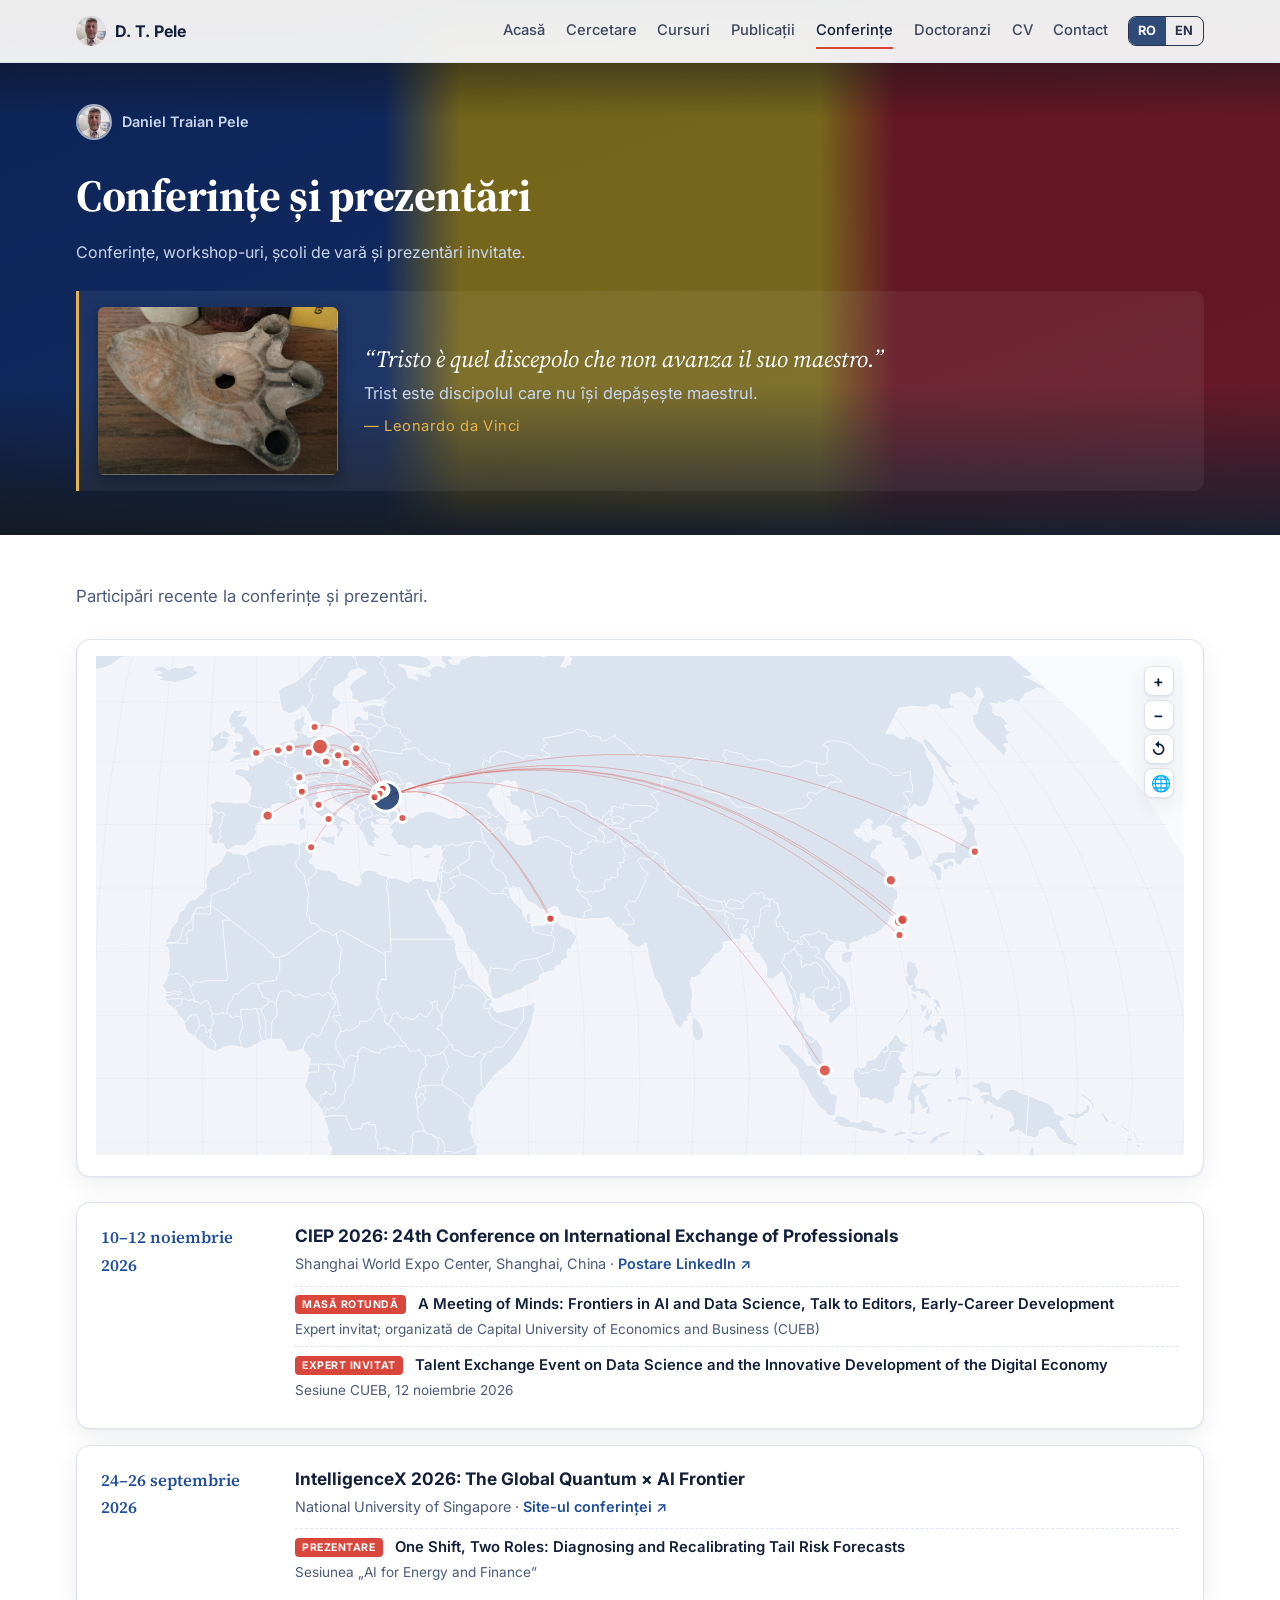
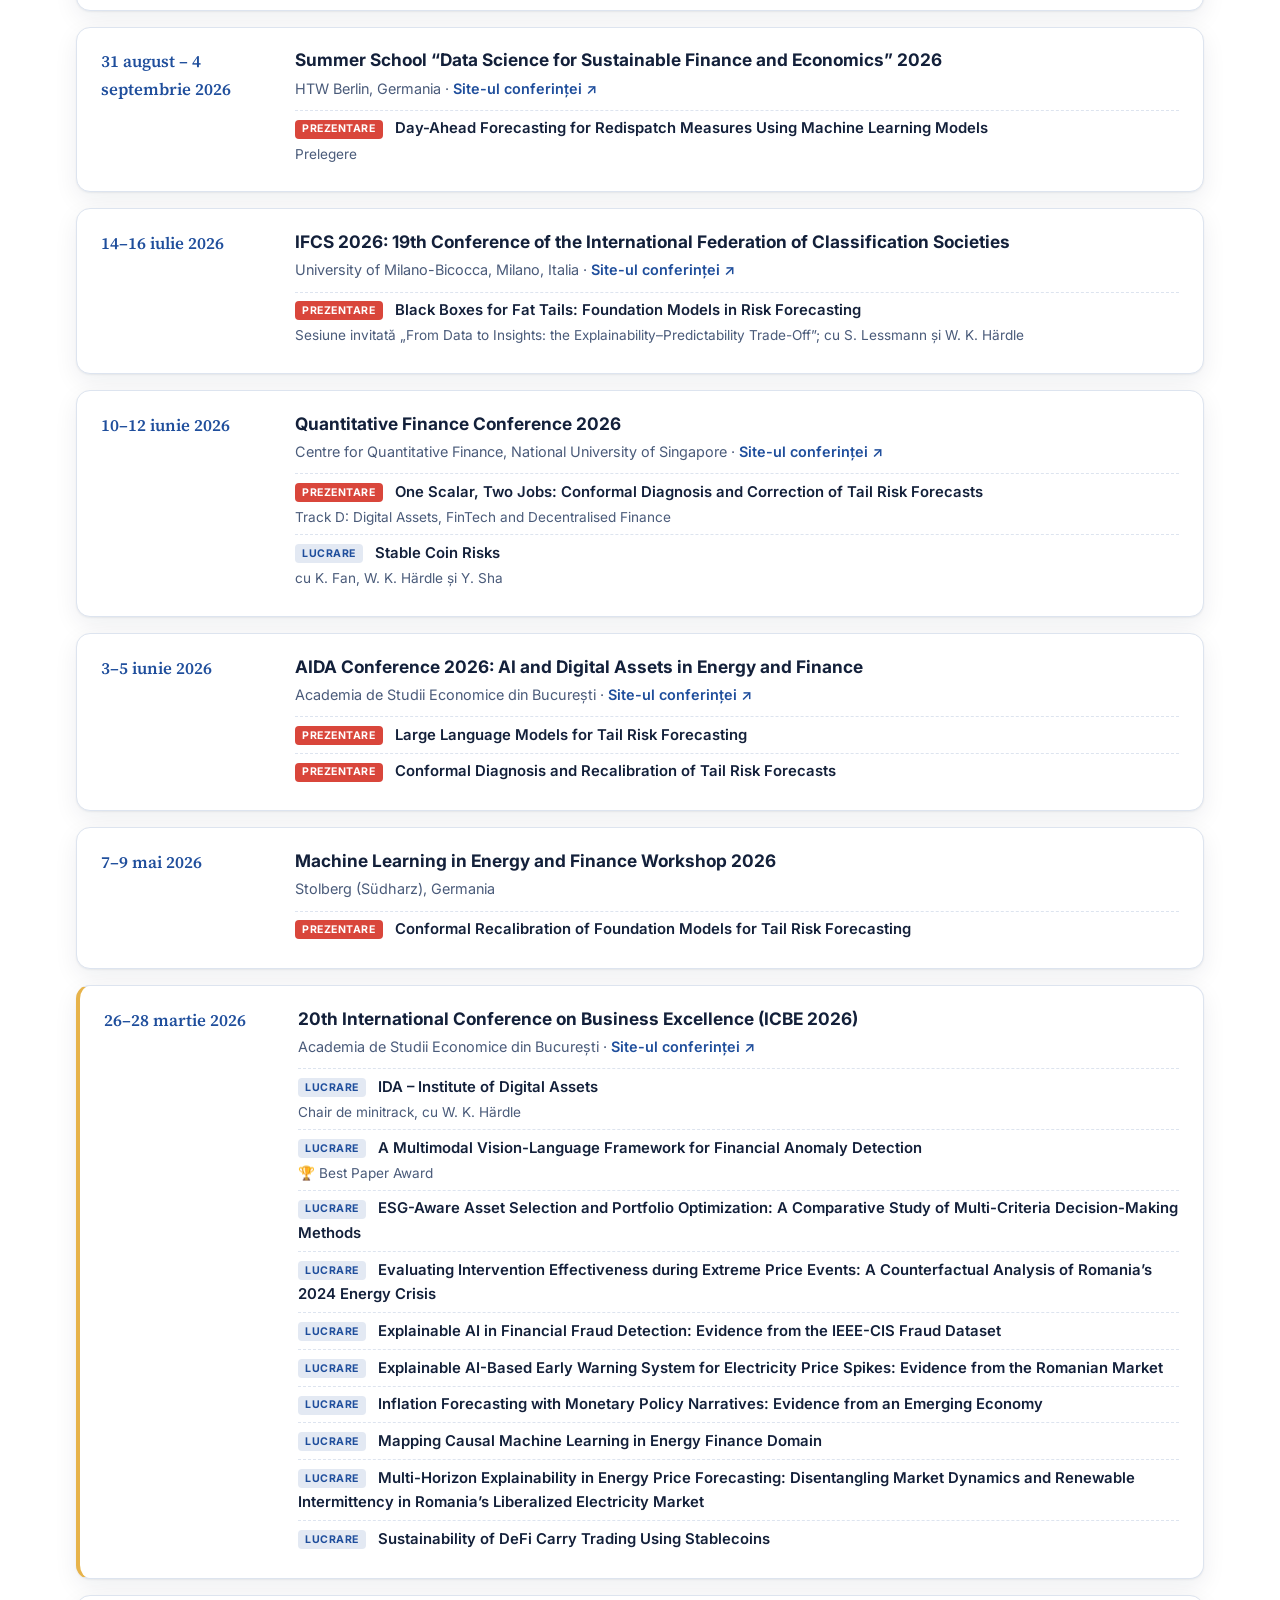
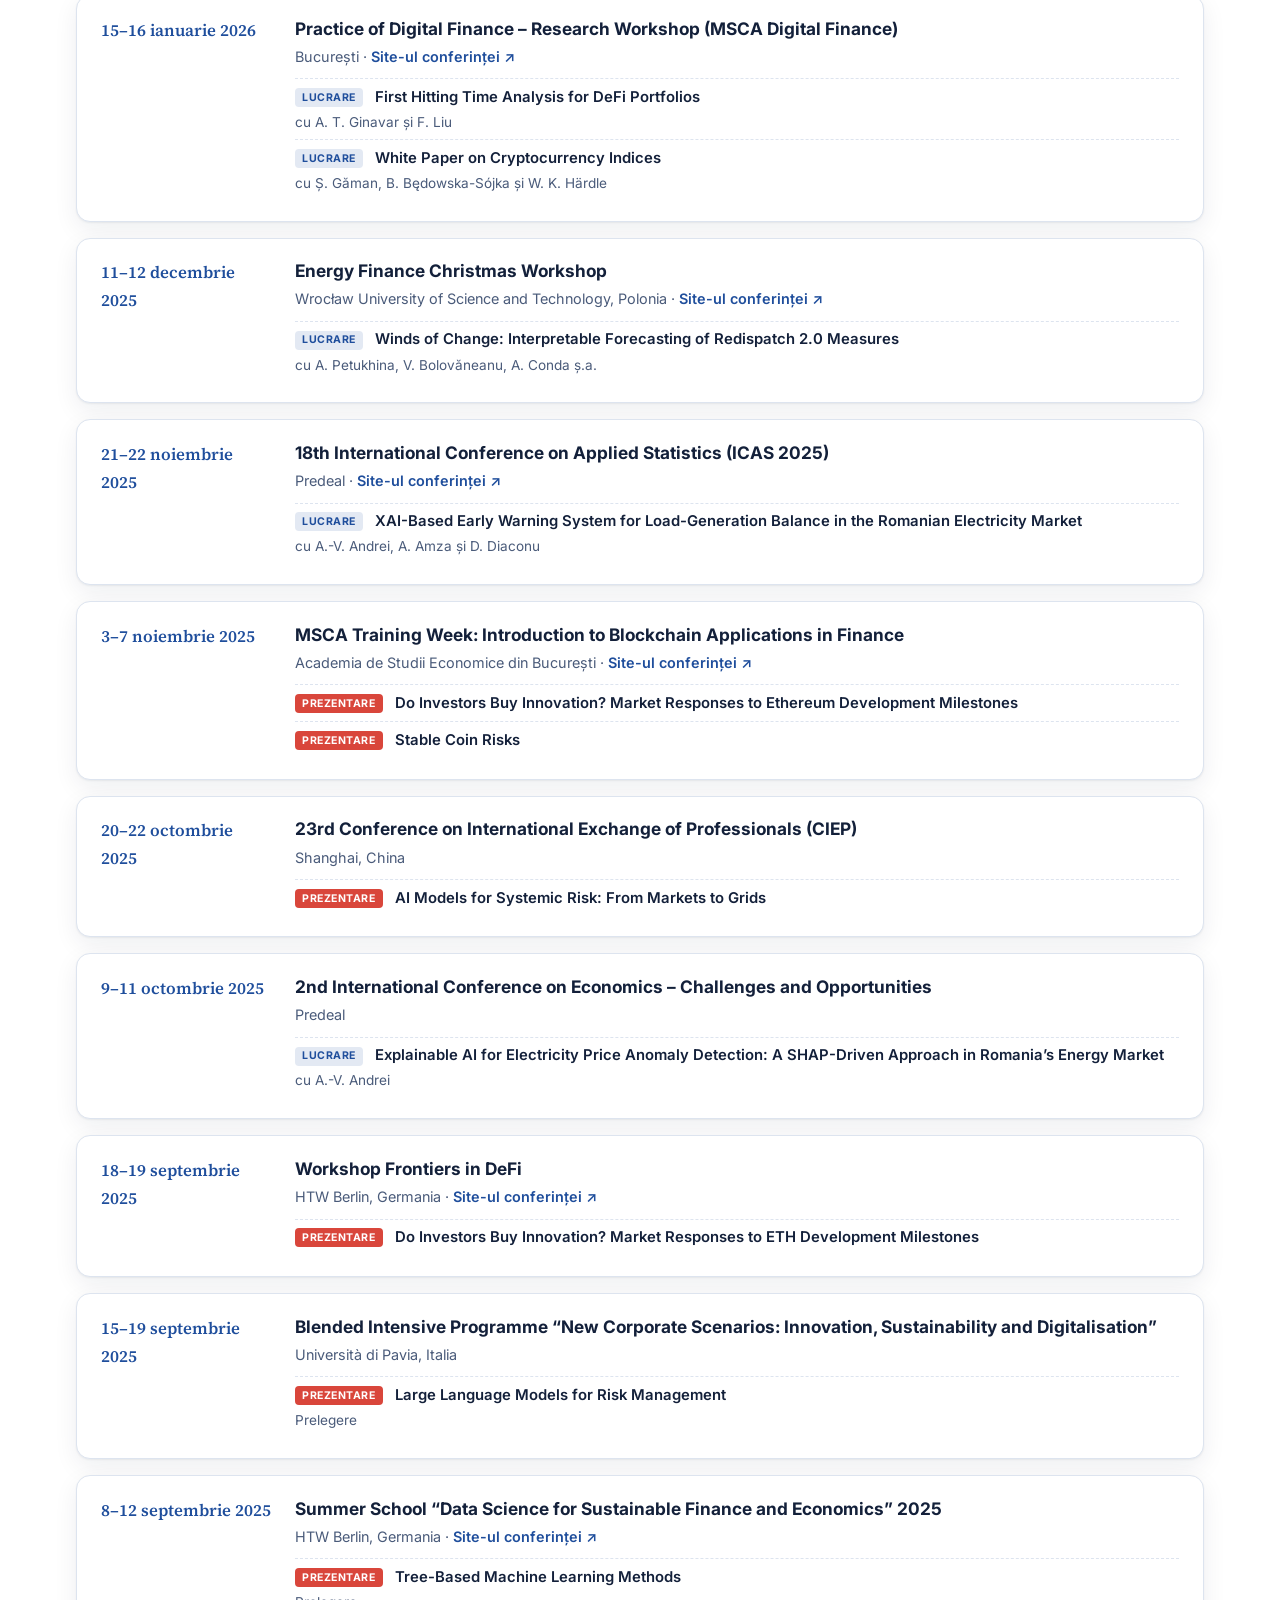
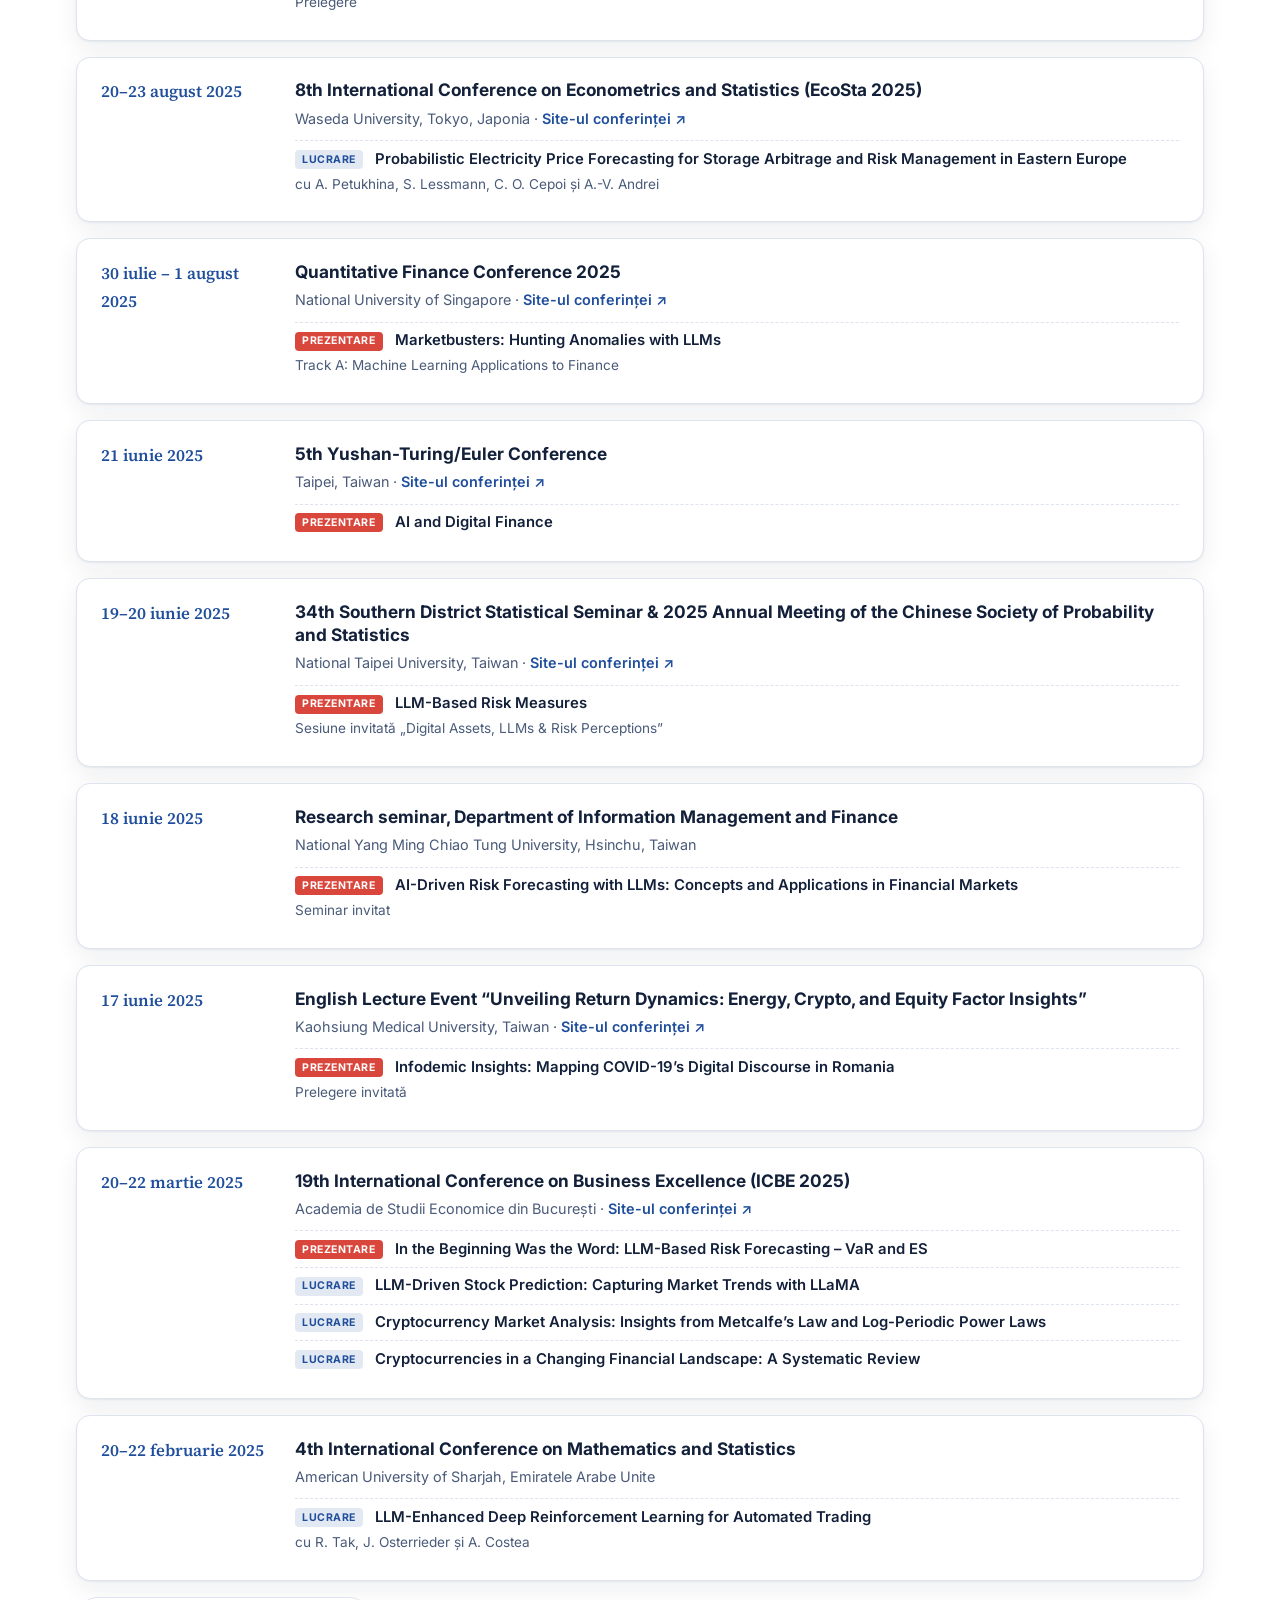
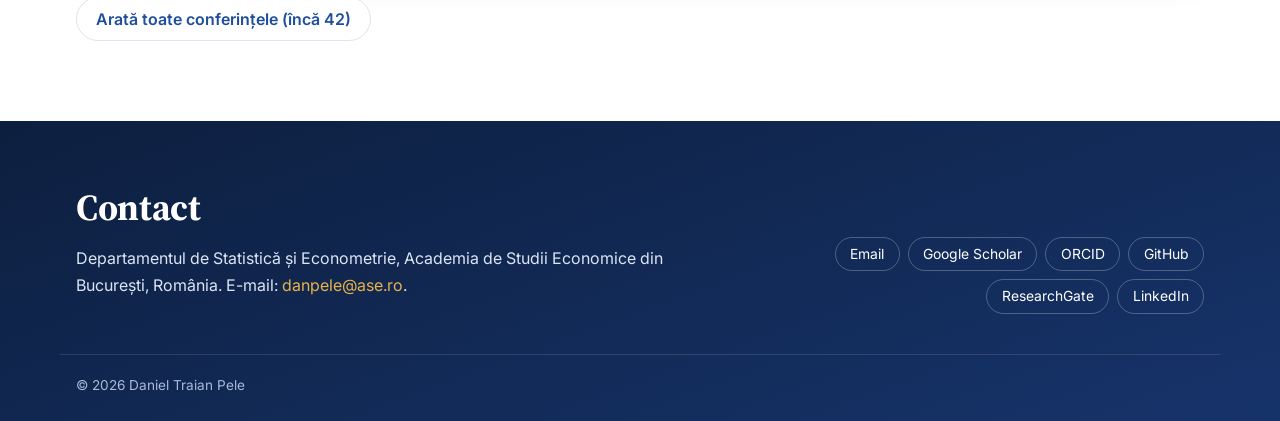
<file: talks_ro.html>
<!DOCTYPE html>
<html lang="ro" data-lang="ro"><head>
    <meta charset="UTF-8">
    <meta name="viewport" content="width=device-width, initial-scale=1.0">
    <title>Conferințe și prezentări · Daniel Traian Pele</title>
    <meta name="description" content="Conferințe, workshop-uri și prezentări invitate ale lui Daniel Traian Pele, cu hartă.">
    <meta name="author" content="Daniel Traian Pele">
    <link rel="canonical" href="https://danpele.github.io/talks_ro.html">
    <link rel="alternate" hreflang="en" href="https://danpele.github.io/talks.html">
    <link rel="alternate" hreflang="ro" href="https://danpele.github.io/talks_ro.html">
    <meta property="og:type" content="website">
    <meta property="og:title" content="Conferințe și prezentări · Daniel Traian Pele">
    <meta property="og:description" content="Conferințe, workshop-uri și prezentări invitate ale lui Daniel Traian Pele, cu hartă.">
    <meta property="og:url" content="https://danpele.github.io/talks_ro.html">
    <meta property="og:image" content="https://danpele.github.io/assets/og.jpg">
    <meta property="og:image:width" content="1200">
    <meta property="og:image:height" content="630">
    <meta property="og:locale" content="ro_RO">
    <meta name="twitter:card" content="summary_large_image">
    <link rel="icon" type="image/png" sizes="64x64" href="assets/favicon.png">
    <link rel="apple-touch-icon" href="assets/apple-touch-icon.png">
    <link rel="preconnect" href="https://fonts.googleapis.com">
    <link rel="preconnect" href="https://fonts.gstatic.com" crossorigin="">
    <link href="https://fonts.googleapis.com/css2?family=Inter:wght@400;500;600;700&amp;family=Source+Serif+4:opsz,wght@8..60,500;8..60,600;8..60,700&amp;display=swap" rel="stylesheet">
    <link rel="stylesheet" href="assets/style.css?v=41d4f184">
</head>
<body data-page="talks">
    <header class="topbar solid" id="topbar">
        <div class="wrap topbar-inner">
            <a class="brand" href="index_ro.html"><img src="assets/photo.jpg" alt=""><span>D. T. Pele</span></a>
            <nav class="nav" id="nav"><a href="index_ro.html">Acasă</a><a href="index_ro.html#themes">Cercetare</a><a href="index_ro.html#teaching">Cursuri</a><a href="publications_ro.html">Publicații</a><a href="talks_ro.html" aria-current="page" class="active">Conferințe</a><a href="phd_ro.html">Doctoranzi</a><a href="cv_ro.html">CV</a><a href="#contact">Contact</a></nav>
            <div class="lang" role="group" aria-label="Limba"><a href="talks_ro.html" hreflang="ro" id="lang-ro" aria-current="true">RO</a><a href="talks.html" hreflang="en" id="lang-en">EN</a></div>
        </div>
    </header>

    <section class="page-hero">
        <div class="wrap page-hero-inner">
            <a class="page-hero-person" id="page-person" href="index_ro.html"><img src="assets/photo.jpg" alt="" width="56" height="56"><span>Daniel Traian Pele</span></a>
            <h1 id="page-title">Conferințe și prezentări</h1>
            <p id="page-lead">Conferințe, workshop-uri, școli de vară și prezentări invitate.</p>
            <figure class="motto" id="motto"><a class="motto-lamp" href="https://www.linkedin.com/posts/daniel-traian-pele_1-decembrie-ziua-na%C8%9Bional%C4%83-a-rom%C3%A2niei-share-7398786810773942272-Xl_a/" target="_blank" rel="noopener" title="Opaiț daco-roman din secolele II–IV, descoperit lângă Gura-Padinii (Romanați, astăzi Olt)"><img src="assets/opait.jpg" alt="Opaiț daco-roman din secolele II–IV, descoperit lângă Gura-Padinii (Romanați, astăzi Olt)" width="806" height="564"></a><div><blockquote lang="it">“Tristo è quel discepolo che non avanza il suo maestro.”</blockquote><p>Trist este discipolul care nu își depășește maestrul.</p><figcaption>— Leonardo da Vinci</figcaption></div></figure>
        </div>
    </section>

    <main>
        <section id="talks" class="section">
            <div class="wrap">
                <p class="kicker" data-t="talksKicker">Prezentări</p>
                <h2 data-t="talks">Conferințe și prezentări</h2>
                <p class="lead" data-t="talksIntro">Participări recente la conferințe și prezentări.</p>
                <figure class="viz-card"><div id="talk-map" class="talk-map"><svg viewBox="0 0 960 440" class="map-svg"><rect width="960" height="440" rx="10" class="map-bg"></rect><g transform="translate(-891.9175715708202,-100.75009990696026) scale(2.1537548039665597)"><path d="M257.721,10L480,10L702.279,10L721.094,11.908L735.591,15.366L757.461,24.935L775.04,36.281L790.983,48.514L819.87,74.775L843.78,102.915L861.847,132.078L874.257,161.477L881.479,190.785L883.849,220L881.479,249.215L874.257,278.523L861.847,307.922L843.78,337.085L819.87,365.225L790.983,391.486L775.04,403.719L757.461,415.065L735.591,424.634L721.094,428.092L702.279,430L480,430L257.721,430L238.906,428.092L224.409,424.634L202.539,415.065L184.96,403.719L169.017,391.486L140.13,365.225L116.22,337.085L98.153,307.922L85.743,278.523L78.521,249.215L76.151,220L78.521,190.785L85.743,161.477L98.153,132.078L116.22,102.915L140.13,74.775L169.017,48.514L184.96,36.281L202.539,24.935L224.409,15.366L238.906,11.908L257.721,10Z" class="map-sphere"></path><path d="M257.721,430L238.906,428.092L224.409,424.634L202.539,415.065L184.96,403.719L169.017,391.486L140.13,365.225L116.22,337.085L98.153,307.922L85.743,278.523L78.521,249.215L76.151,220L78.521,190.785L85.743,161.477L98.153,132.078L116.22,102.915L140.13,74.775L169.017,48.514L184.96,36.281L202.539,24.935L224.409,15.366L238.906,11.908L257.721,10M368.861,430L359.453,428.092L352.204,424.634L341.269,415.065L324.508,391.486L310.065,365.225L298.11,337.085L289.077,307.922L282.872,278.523L279.26,249.215L278.076,220L279.26,190.785L282.872,161.477L289.077,132.078L298.11,102.915L310.065,74.775L324.508,48.514L341.269,24.935L352.204,15.366L359.453,11.908L368.861,10M480,430L480,391.486L480,337.085L480,278.523L480,220L480,161.477L480,102.915L480,48.514L480,10M591.139,430L600.547,428.092L607.796,424.634L618.731,415.065L635.492,391.486L649.935,365.225L661.89,337.085L670.923,307.922L677.128,278.523L680.74,249.215L681.924,220L680.74,190.785L677.128,161.477L670.923,132.078L661.89,102.915L649.935,74.775L635.492,48.514L618.731,24.935L607.796,15.366L600.547,11.908L591.139,10M76.151,220L81.76,220L87.369,220L92.978,220L98.587,220L104.196,220L109.805,220L115.414,220L121.023,220L126.632,220L132.241,220L137.85,220L143.459,220L149.068,220L154.677,220L160.286,220L165.895,220L171.504,220L177.113,220L182.722,220L188.331,220L193.94,220L199.549,220L205.158,220L210.767,220L216.376,220L221.985,220L227.594,220L233.203,220L238.812,220L244.421,220L250.031,220L255.64,220L261.249,220L266.858,220L272.467,220L278.076,220L283.685,220L289.294,220L294.903,220L300.512,220L306.121,220L311.73,220L317.339,220L322.948,220L328.557,220L334.166,220L339.775,220L345.384,220L350.993,220L356.602,220L362.211,220L367.82,220L373.429,220L379.038,220L384.647,220L390.256,220L395.865,220L401.474,220L407.083,220L412.692,220L418.301,220L423.91,220L429.519,220L435.128,220L440.737,220L446.346,220L451.955,220L457.564,220L463.173,220L468.782,220L474.391,220L480,220L485.609,220L491.218,220L496.827,220L502.436,220L508.045,220L513.654,220L519.263,220L524.872,220L530.481,220L536.09,220L541.699,220L547.308,220L552.917,220L558.526,220L564.135,220L569.744,220L575.353,220L580.962,220L586.571,220L592.18,220L597.789,220L603.398,220L609.007,220L614.616,220L620.225,220L625.834,220L631.443,220L637.052,220L642.661,220L648.27,220L653.879,220L659.488,220L665.097,220L670.706,220L676.315,220L681.924,220L687.533,220L693.142,220L698.751,220L704.36,220L709.969,220L715.579,220L721.188,220L726.797,220L732.406,220L738.015,220L743.624,220L749.233,220L754.842,220L760.451,220L766.06,220L771.669,220L777.278,220L782.887,220L788.496,220L794.105,220L799.714,220L805.323,220L810.932,220L816.541,220L822.15,220L827.759,220L833.368,220L838.977,220L844.586,220L850.195,220L855.804,220L861.413,220L867.022,220L872.631,220L878.24,220L883.849,220M222.044,417.398L204.86,406.334L189.554,394.262L161.838,368.248L138.67,340.28L120.991,311.185L108.699,281.787L101.353,252.466L98.615,223.244L100.354,194.034L104.848,171.261L112.225,148.413L122.682,125.556L136.43,102.915L153.539,80.891L173.686,59.915L196.214,40.281L222.044,22.602M237.218,417.398L221.044,406.334L206.639,394.262L180.554,368.248L158.749,340.28L142.109,311.185L130.54,281.787L123.626,252.466L121.049,223.244L122.686,194.034L126.916,171.261L133.859,148.413L143.701,125.556L156.64,102.915L172.742,80.891L191.704,59.915L212.907,40.281L237.218,22.602M252.392,417.398L237.229,406.334L223.724,394.262L199.269,368.248L178.827,340.28L163.228,311.185L152.382,281.787L145.899,252.466L143.484,223.244L145.018,194.034L148.983,171.261L155.493,148.413L164.72,125.556L176.85,102.915L191.946,80.891L209.723,59.915L229.601,40.281L252.392,22.602M267.566,417.398L253.414,406.334L240.809,394.262L217.984,368.248L198.905,340.28L184.346,311.185L174.223,281.787L168.173,252.466L165.918,223.244L167.35,194.034L171.051,171.261L177.127,148.413L185.738,125.556L197.06,102.915L211.149,80.891L227.741,59.915L246.294,40.281L267.566,22.602M282.74,417.398L269.599,406.334L257.895,394.262L236.7,368.248L218.983,340.28L205.464,311.185L196.064,281.787L190.446,252.466L188.352,223.244L189.682,194.034L193.119,171.261L198.76,148.413L206.757,125.556L217.27,102.915L230.353,80.891L245.76,59.915L262.987,40.281L282.74,22.602M297.914,417.398L285.783,406.334L274.98,394.262L255.415,368.248L239.061,340.28L226.582,311.185L217.905,281.787L212.719,252.466L210.787,223.244L212.015,194.034L215.187,171.261L220.394,148.413L227.776,125.556L237.48,102.915L249.557,80.891L263.778,59.915L279.681,40.281L297.914,22.602M313.087,417.398L301.968,406.334L292.065,394.262L274.131,368.248L259.14,340.28L247.7,311.185L239.746,281.787L234.993,252.466L233.221,223.244L234.347,194.034L237.254,171.261L242.028,148.413L248.794,125.556L257.69,102.915L268.76,80.891L281.797,59.915L296.374,40.281L313.087,22.602M328.261,417.398L318.153,406.334L309.15,394.262L292.846,368.248L279.218,340.28L268.818,311.185L261.588,281.787L257.266,252.466L255.656,223.244L256.679,194.034L259.322,171.261L263.662,148.413L269.813,125.556L277.9,102.915L287.964,80.891L299.815,59.915L313.067,40.281L328.261,22.602M358.609,417.398L343.32,394.262L330.277,368.248L319.374,340.28L311.055,311.185L305.27,281.787L301.813,252.466L300.525,223.244L301.343,194.034L306.929,148.413L311.85,125.556L318.32,102.915L326.371,80.891L335.852,59.915L346.454,40.281L358.609,22.602M373.783,417.398L360.405,394.262L348.992,368.248L339.452,340.28L332.173,311.185L327.111,281.787L324.086,252.466L322.959,223.244L323.675,194.034L328.563,148.413L338.53,102.915L345.575,80.891L353.871,59.915L363.147,40.281L373.783,22.602M388.957,417.398L377.49,394.262L367.708,368.248L359.531,340.28L353.291,311.185L348.953,281.787L346.36,252.466L345.393,223.244L346.007,194.034L350.197,148.413L358.74,102.915L371.889,59.915L379.84,40.281L388.957,22.602M404.131,417.398L394.575,394.262L386.423,368.248L379.609,340.28L374.409,311.185L370.794,281.787L368.633,252.466L368.339,194.034L371.831,148.413L378.95,102.915L389.908,59.915L396.534,40.281L404.131,22.602M419.305,417.398L411.66,394.262L405.138,368.248L399.687,340.28L395.527,311.185L390.906,252.466L390.672,194.034L393.465,148.413L399.16,102.915L407.926,59.915L419.305,22.602M434.478,417.398L428.745,394.262L423.854,368.248L416.646,311.185L413.18,252.466L413.004,194.034L415.099,148.413L419.37,102.915L425.945,59.915L434.478,22.602M449.652,417.398L442.569,368.248L437.764,311.185L435.453,252.466L435.336,194.034L436.732,148.413L439.58,102.915L443.963,59.915L449.652,22.602M464.826,417.398L461.285,368.248L458.882,311.185L457.727,252.466L457.668,194.034L458.366,148.413L459.79,102.915L461.982,59.915L464.826,22.602M495.174,417.398L498.715,368.248L501.118,311.185L502.273,252.466L502.332,194.034L501.634,148.413L500.21,102.915L498.018,59.915L495.174,22.602M510.348,417.398L517.431,368.248L522.236,311.185L524.547,252.466L524.664,194.034L523.268,148.413L520.42,102.915L516.037,59.915L510.348,22.602M525.522,417.398L531.255,394.262L536.146,368.248L543.354,311.185L546.82,252.466L546.996,194.034L544.901,148.413L540.63,102.915L534.055,59.915L525.522,22.602M540.695,417.398L548.34,394.262L554.862,368.248L560.313,340.28L564.473,311.185L569.094,252.466L569.328,194.034L566.535,148.413L560.84,102.915L552.074,59.915L540.695,22.602M555.869,417.398L565.425,394.262L573.577,368.248L580.391,340.28L585.591,311.185L589.206,281.787L591.367,252.466L591.661,194.034L588.169,148.413L581.05,102.915L570.092,59.915L563.466,40.281L555.869,22.602M571.043,417.398L582.51,394.262L592.292,368.248L600.469,340.28L606.709,311.185L611.047,281.787L613.64,252.466L614.607,223.244L613.993,194.034L609.803,148.413L601.26,102.915L588.111,59.915L580.16,40.281L571.043,22.602M586.217,417.398L599.595,394.262L611.008,368.248L620.548,340.28L627.827,311.185L632.889,281.787L635.914,252.466L637.041,223.244L636.325,194.034L631.437,148.413L621.47,102.915L614.425,80.891L606.129,59.915L596.853,40.281L586.217,22.602M601.391,417.398L616.68,394.262L629.723,368.248L640.626,340.28L648.945,311.185L654.73,281.787L658.187,252.466L659.475,223.244L658.657,194.034L653.071,148.413L648.15,125.556L641.68,102.915L633.629,80.891L624.148,59.915L613.546,40.281L601.391,22.602M631.739,417.398L641.847,406.334L650.85,394.262L667.154,368.248L680.782,340.28L691.182,311.185L698.412,281.787L702.734,252.466L704.344,223.244L703.321,194.034L700.678,171.261L696.338,148.413L690.187,125.556L682.1,102.915L672.036,80.891L660.185,59.915L646.933,40.281L631.739,22.602M646.913,417.398L658.032,406.334L667.935,394.262L685.869,368.248L700.86,340.28L712.3,311.185L720.254,281.787L725.007,252.466L726.779,223.244L725.653,194.034L722.746,171.261L717.972,148.413L711.206,125.556L702.31,102.915L691.24,80.891L678.203,59.915L663.626,40.281L646.913,22.602M662.086,417.398L674.217,406.334L685.02,394.262L704.585,368.248L720.939,340.28L733.418,311.185L742.095,281.787L747.281,252.466L749.213,223.244L747.985,194.034L744.813,171.261L739.606,148.413L732.224,125.556L722.52,102.915L710.443,80.891L696.222,59.915L680.319,40.281L662.086,22.602M677.26,417.398L690.401,406.334L702.105,394.262L723.3,368.248L741.017,340.28L754.536,311.185L763.936,281.787L769.554,252.466L771.648,223.244L770.318,194.034L766.881,171.261L761.24,148.413L753.243,125.556L742.73,102.915L729.647,80.891L714.24,59.915L697.013,40.281L677.26,22.602M692.434,417.398L706.586,406.334L719.191,394.262L742.016,368.248L761.095,340.28L775.654,311.185L785.777,281.787L791.827,252.466L794.082,223.244L792.65,194.034L788.949,171.261L782.873,148.413L774.262,125.556L762.94,102.915L748.851,80.891L732.259,59.915L713.706,40.281L692.434,22.602M707.608,417.398L722.771,406.334L736.276,394.262L760.731,368.248L781.173,340.28L796.772,311.185L807.618,281.787L814.101,252.466L816.516,223.244L814.982,194.034L811.017,171.261L804.507,148.413L795.28,125.556L783.15,102.915L768.054,80.891L750.277,59.915L730.399,40.281L707.608,22.602M722.782,417.398L738.956,406.334L753.361,394.262L779.446,368.248L801.251,340.28L817.891,311.185L829.46,281.787L836.374,252.466L838.951,223.244L837.314,194.034L833.084,171.261L826.141,148.413L816.299,125.556L803.36,102.915L787.258,80.891L768.296,59.915L747.093,40.281L722.782,22.602M737.956,417.398L755.14,406.334L770.446,394.262L798.162,368.248L821.33,340.28L839.009,311.185L851.301,281.787L858.647,252.466L861.385,223.244L859.646,194.034L855.152,171.261L847.775,148.413L837.318,125.556L823.57,102.915L806.461,80.891L786.314,59.915L763.786,40.281L737.956,22.602M206.87,417.398L210.664,417.398L214.457,417.398L218.251,417.398L222.044,417.398L225.838,417.398L229.631,417.398L233.425,417.398L237.218,417.398L241.012,417.398L244.805,417.398L248.598,417.398L252.392,417.398L256.185,417.398L259.979,417.398L263.772,417.398L267.566,417.398L271.359,417.398L275.153,417.398L278.946,417.398L282.74,417.398L286.533,417.398L290.327,417.398L294.12,417.398L297.914,417.398L301.707,417.398L305.5,417.398L309.294,417.398L313.087,417.398L316.881,417.398L320.674,417.398L324.468,417.398L328.261,417.398L332.055,417.398L335.848,417.398L339.642,417.398L343.435,417.398L347.229,417.398L351.022,417.398L354.816,417.398L358.609,417.398L362.402,417.398L366.196,417.398L369.989,417.398L373.783,417.398L377.576,417.398L381.37,417.398L385.163,417.398L388.957,417.398L392.75,417.398L396.544,417.398L400.337,417.398L404.131,417.398L407.924,417.398L411.718,417.398L415.511,417.398L419.305,417.398L423.098,417.398L426.891,417.398L430.685,417.398L434.478,417.398L438.272,417.398L442.065,417.398L445.859,417.398L449.652,417.398L453.446,417.398L457.239,417.398L461.033,417.398L464.826,417.398L468.62,417.398L472.413,417.398L476.207,417.398L480,417.398L483.793,417.398L487.587,417.398L491.38,417.398L495.174,417.398L498.967,417.398L502.761,417.398L506.554,417.398L510.348,417.398L514.141,417.398L517.935,417.398L521.728,417.398L525.522,417.398L529.315,417.398L533.109,417.398L536.902,417.398L540.695,417.398L544.489,417.398L548.282,417.398L552.076,417.398L555.869,417.398L559.663,417.398L563.456,417.398L567.25,417.398L571.043,417.398L574.837,417.398L578.63,417.398L582.424,417.398L586.217,417.398L590.011,417.398L593.804,417.398L597.598,417.398L601.391,417.398L605.184,417.398L608.978,417.398L612.771,417.398L616.565,417.398L620.358,417.398L624.152,417.398L627.945,417.398L631.739,417.398L635.532,417.398L639.326,417.398L643.119,417.398L646.913,417.398L650.706,417.398L654.5,417.398L658.293,417.398L662.086,417.398L665.88,417.398L669.673,417.398L673.467,417.398L677.26,417.398L681.054,417.398L684.847,417.398L688.641,417.398L692.434,417.398L696.228,417.398L700.021,417.398L703.815,417.398L707.608,417.398L711.402,417.398L715.195,417.398L718.988,417.398L722.782,417.398L726.575,417.398L730.369,417.398L734.162,417.398L737.956,417.398L741.749,417.398L745.543,417.398L749.336,417.398L753.13,417.398M175.969,397.008L180.192,397.008L184.415,397.008L188.637,397.008L192.86,397.008L197.083,397.008L201.305,397.008L205.528,397.008L209.751,397.008L213.973,397.008L218.196,397.008L222.419,397.008L226.641,397.008L230.864,397.008L235.086,397.008L239.309,397.008L243.532,397.008L247.754,397.008L251.977,397.008L256.2,397.008L260.422,397.008L264.645,397.008L268.868,397.008L273.09,397.008L277.313,397.008L281.536,397.008L285.758,397.008L289.981,397.008L294.204,397.008L298.426,397.008L302.649,397.008L306.871,397.008L311.094,397.008L315.317,397.008L319.539,397.008L323.762,397.008L327.985,397.008L332.207,397.008L336.43,397.008L340.653,397.008L344.875,397.008L349.098,397.008L353.321,397.008L357.543,397.008L361.766,397.008L365.989,397.008L370.211,397.008L374.434,397.008L378.656,397.008L382.879,397.008L387.102,397.008L391.324,397.008L395.547,397.008L399.77,397.008L403.992,397.008L408.215,397.008L412.438,397.008L416.66,397.008L420.883,397.008L425.106,397.008L429.328,397.008L433.551,397.008L437.774,397.008L441.996,397.008L446.219,397.008L450.441,397.008L454.664,397.008L458.887,397.008L463.109,397.008L467.332,397.008L471.555,397.008L475.777,397.008L480,397.008L484.223,397.008L488.445,397.008L492.668,397.008L496.891,397.008L501.113,397.008L505.336,397.008L509.559,397.008L513.781,397.008L518.004,397.008L522.226,397.008L526.449,397.008L530.672,397.008L534.894,397.008L539.117,397.008L543.34,397.008L547.562,397.008L551.785,397.008L556.008,397.008L560.23,397.008L564.453,397.008L568.676,397.008L572.898,397.008L577.121,397.008L581.344,397.008L585.566,397.008L589.789,397.008L594.011,397.008L598.234,397.008L602.457,397.008L606.679,397.008L610.902,397.008L615.125,397.008L619.347,397.008L623.57,397.008L627.793,397.008L632.015,397.008L636.238,397.008L640.461,397.008L644.683,397.008L648.906,397.008L653.129,397.008L657.351,397.008L661.574,397.008L665.796,397.008L670.019,397.008L674.242,397.008L678.464,397.008L682.687,397.008L686.91,397.008L691.132,397.008L695.355,397.008L699.578,397.008L703.8,397.008L708.023,397.008L712.246,397.008L716.468,397.008L720.691,397.008L724.914,397.008L729.136,397.008L733.359,397.008L737.581,397.008L741.804,397.008L746.027,397.008L750.249,397.008L754.472,397.008L758.695,397.008L762.917,397.008L767.14,397.008L771.363,397.008L775.585,397.008L779.808,397.008L784.031,397.008M149.285,374.219L153.878,374.219L158.472,374.219L163.065,374.219L167.658,374.219L172.252,374.219L176.845,374.219L181.438,374.219L186.031,374.219L190.625,374.219L195.218,374.219L199.811,374.219L204.404,374.219L208.998,374.219L213.591,374.219L218.184,374.219L222.777,374.219L227.371,374.219L231.964,374.219L236.557,374.219L241.15,374.219L245.744,374.219L250.337,374.219L254.93,374.219L259.523,374.219L264.117,374.219L268.71,374.219L273.303,374.219L277.897,374.219L282.49,374.219L287.083,374.219L291.676,374.219L296.27,374.219L300.863,374.219L305.456,374.219L310.049,374.219L314.643,374.219L319.236,374.219L323.829,374.219L328.422,374.219L333.016,374.219L337.609,374.219L342.202,374.219L346.795,374.219L351.389,374.219L355.982,374.219L360.575,374.219L365.168,374.219L369.762,374.219L374.355,374.219L378.948,374.219L383.542,374.219L388.135,374.219L392.728,374.219L397.321,374.219L401.915,374.219L406.508,374.219L411.101,374.219L415.694,374.219L420.288,374.219L424.881,374.219L429.474,374.219L434.067,374.219L438.661,374.219L443.254,374.219L447.847,374.219L452.44,374.219L457.034,374.219L461.627,374.219L466.22,374.219L470.813,374.219L475.407,374.219L480,374.219L484.593,374.219L489.187,374.219L493.78,374.219L498.373,374.219L502.966,374.219L507.56,374.219L512.153,374.219L516.746,374.219L521.339,374.219L525.933,374.219L530.526,374.219L535.119,374.219L539.712,374.219L544.306,374.219L548.899,374.219L553.492,374.219L558.085,374.219L562.679,374.219L567.272,374.219L571.865,374.219L576.458,374.219L581.052,374.219L585.645,374.219L590.238,374.219L594.832,374.219L599.425,374.219L604.018,374.219L608.611,374.219L613.205,374.219L617.798,374.219L622.391,374.219L626.984,374.219L631.578,374.219L636.171,374.219L640.764,374.219L645.357,374.219L649.951,374.219L654.544,374.219L659.137,374.219L663.73,374.219L668.324,374.219L672.917,374.219L677.51,374.219L682.103,374.219L686.697,374.219L691.29,374.219L695.883,374.219L700.477,374.219L705.07,374.219L709.663,374.219L714.256,374.219L718.85,374.219L723.443,374.219L728.036,374.219L732.629,374.219L737.223,374.219L741.816,374.219L746.409,374.219L751.002,374.219L755.596,374.219L760.189,374.219L764.782,374.219L769.375,374.219L773.969,374.219L778.562,374.219L783.155,374.219L787.748,374.219L792.342,374.219L796.935,374.219L801.528,374.219L806.122,374.219L810.715,374.219M126.145,349.775L131.06,349.775L135.974,349.775L140.889,349.775L145.804,349.775L150.718,349.775L155.633,349.775L160.548,349.775L165.462,349.775L170.377,349.775L175.292,349.775L180.206,349.775L185.121,349.775L190.035,349.775L194.95,349.775L199.865,349.775L204.779,349.775L209.694,349.775L214.609,349.775L219.523,349.775L224.438,349.775L229.353,349.775L234.267,349.775L239.182,349.775L244.097,349.775L249.011,349.775L253.926,349.775L258.841,349.775L263.755,349.775L268.67,349.775L273.585,349.775L278.499,349.775L283.414,349.775L288.329,349.775L293.243,349.775L298.158,349.775L303.072,349.775L307.987,349.775L312.902,349.775L317.816,349.775L322.731,349.775L327.646,349.775L332.56,349.775L337.475,349.775L342.39,349.775L347.304,349.775L352.219,349.775L357.134,349.775L362.048,349.775L366.963,349.775L371.878,349.775L376.792,349.775L381.707,349.775L386.622,349.775L391.536,349.775L396.451,349.775L401.366,349.775L406.28,349.775L411.195,349.775L416.11,349.775L421.024,349.775L425.939,349.775L430.853,349.775L435.768,349.775L440.683,349.775L445.597,349.775L450.512,349.775L455.427,349.775L460.341,349.775L465.256,349.775L470.171,349.775L475.085,349.775L480,349.775L484.915,349.775L489.829,349.775L494.744,349.775L499.659,349.775L504.573,349.775L509.488,349.775L514.403,349.775L519.317,349.775L524.232,349.775L529.147,349.775L534.061,349.775L538.976,349.775L543.89,349.775L548.805,349.775L553.72,349.775L558.634,349.775L563.549,349.775L568.464,349.775L573.378,349.775L578.293,349.775L583.208,349.775L588.122,349.775L593.037,349.775L597.952,349.775L602.866,349.775L607.781,349.775L612.696,349.775L617.61,349.775L622.525,349.775L627.44,349.775L632.354,349.775L637.269,349.775L642.184,349.775L647.098,349.775L652.013,349.775L656.928,349.775L661.842,349.775L666.757,349.775L671.671,349.775L676.586,349.775L681.501,349.775L686.415,349.775L691.33,349.775L696.245,349.775L701.159,349.775L706.074,349.775L710.989,349.775L715.903,349.775L720.818,349.775L725.733,349.775L730.647,349.775L735.562,349.775L740.477,349.775L745.391,349.775L750.306,349.775L755.221,349.775L760.135,349.775L765.05,349.775L769.965,349.775L774.879,349.775L779.794,349.775L784.708,349.775L789.623,349.775L794.538,349.775L799.452,349.775L804.367,349.775L809.282,349.775L814.196,349.775L819.111,349.775L824.026,349.775L828.94,349.775L833.855,349.775M107.465,324.194L112.639,324.194L117.813,324.194L122.987,324.194L128.161,324.194L133.335,324.194L138.509,324.194L143.683,324.194L148.858,324.194L154.032,324.194L159.206,324.194L164.38,324.194L169.554,324.194L174.728,324.194L179.902,324.194L185.076,324.194L190.25,324.194L195.424,324.194L200.599,324.194L205.773,324.194L210.947,324.194L216.121,324.194L221.295,324.194L226.469,324.194L231.643,324.194L236.817,324.194L241.991,324.194L247.165,324.194L252.34,324.194L257.514,324.194L262.688,324.194L267.862,324.194L273.036,324.194L278.21,324.194L283.384,324.194L288.558,324.194L293.732,324.194L298.906,324.194L304.081,324.194L309.255,324.194L314.429,324.194L319.603,324.194L324.777,324.194L329.951,324.194L335.125,324.194L340.299,324.194L345.473,324.194L350.647,324.194L355.822,324.194L360.996,324.194L366.17,324.194L371.344,324.194L376.518,324.194L381.692,324.194L386.866,324.194L392.04,324.194L397.214,324.194L402.388,324.194L407.563,324.194L412.737,324.194L417.911,324.194L423.085,324.194L428.259,324.194L433.433,324.194L438.607,324.194L443.781,324.194L448.955,324.194L454.129,324.194L459.304,324.194L464.478,324.194L469.652,324.194L474.826,324.194L480,324.194L485.174,324.194L490.348,324.194L495.522,324.194L500.696,324.194L505.871,324.194L511.045,324.194L516.219,324.194L521.393,324.194L526.567,324.194L531.741,324.194L536.915,324.194L542.089,324.194L547.263,324.194L552.437,324.194L557.612,324.194L562.786,324.194L567.96,324.194L573.134,324.194L578.308,324.194L583.482,324.194L588.656,324.194L593.83,324.194L599.004,324.194L604.178,324.194L609.353,324.194L614.527,324.194L619.701,324.194L624.875,324.194L630.049,324.194L635.223,324.194L640.397,324.194L645.571,324.194L650.745,324.194L655.919,324.194L661.094,324.194L666.268,324.194L671.442,324.194L676.616,324.194L681.79,324.194L686.964,324.194L692.138,324.194L697.312,324.194L702.486,324.194L707.66,324.194L712.835,324.194L718.009,324.194L723.183,324.194L728.357,324.194L733.531,324.194L738.705,324.194L743.879,324.194L749.053,324.194L754.227,324.194L759.401,324.194L764.576,324.194L769.75,324.194L774.924,324.194L780.098,324.194L785.272,324.194L790.446,324.194L795.62,324.194L800.794,324.194L805.968,324.194L811.142,324.194L816.317,324.194L821.491,324.194L826.665,324.194L831.839,324.194L837.013,324.194L842.187,324.194L847.361,324.194L852.535,324.194M93.412,298.123L98.781,298.123L104.15,298.123L109.52,298.123L114.889,298.123L120.258,298.123L125.627,298.123L130.997,298.123L136.366,298.123L141.735,298.123L147.105,298.123L152.474,298.123L157.843,298.123L163.212,298.123L168.582,298.123L173.951,298.123L179.32,298.123L184.689,298.123L190.059,298.123L195.428,298.123L200.797,298.123L206.167,298.123L211.536,298.123L216.905,298.123L222.274,298.123L227.644,298.123L233.013,298.123L238.382,298.123L243.752,298.123L249.121,298.123L254.49,298.123L259.859,298.123L265.229,298.123L270.598,298.123L275.967,298.123L281.337,298.123L286.706,298.123L292.075,298.123L297.444,298.123L302.814,298.123L308.183,298.123L313.552,298.123L318.922,298.123L324.291,298.123L329.66,298.123L335.029,298.123L340.399,298.123L345.768,298.123L351.137,298.123L356.507,298.123L361.876,298.123L367.245,298.123L372.614,298.123L377.984,298.123L383.353,298.123L388.722,298.123L394.091,298.123L399.461,298.123L404.83,298.123L410.199,298.123L415.569,298.123L420.938,298.123L426.307,298.123L431.676,298.123L437.046,298.123L442.415,298.123L447.784,298.123L453.154,298.123L458.523,298.123L463.892,298.123L469.261,298.123L474.631,298.123L480,298.123L485.369,298.123L490.739,298.123L496.108,298.123L501.477,298.123L506.846,298.123L512.216,298.123L517.585,298.123L522.954,298.123L528.324,298.123L533.693,298.123L539.062,298.123L544.431,298.123L549.801,298.123L555.17,298.123L560.539,298.123L565.909,298.123L571.278,298.123L576.647,298.123L582.016,298.123L587.386,298.123L592.755,298.123L598.124,298.123L603.493,298.123L608.863,298.123L614.232,298.123L619.601,298.123L624.971,298.123L630.34,298.123L635.709,298.123L641.078,298.123L646.448,298.123L651.817,298.123L657.186,298.123L662.556,298.123L667.925,298.123L673.294,298.123L678.663,298.123L684.033,298.123L689.402,298.123L694.771,298.123L700.141,298.123L705.51,298.123L710.879,298.123L716.248,298.123L721.618,298.123L726.987,298.123L732.356,298.123L737.726,298.123L743.095,298.123L748.464,298.123L753.833,298.123L759.203,298.123L764.572,298.123L769.941,298.123L775.311,298.123L780.68,298.123L786.049,298.123L791.418,298.123L796.788,298.123L802.157,298.123L807.526,298.123L812.895,298.123L818.265,298.123L823.634,298.123L829.003,298.123L834.373,298.123L839.742,298.123L845.111,298.123L850.48,298.123L855.85,298.123L861.219,298.123L866.588,298.123M83.705,271.999L89.209,271.999L94.713,271.999L100.217,271.999L105.721,271.999L111.225,271.999L116.729,271.999L122.234,271.999L127.738,271.999L133.242,271.999L138.746,271.999L144.25,271.999L149.754,271.999L155.258,271.999L160.762,271.999L166.266,271.999L171.77,271.999L177.275,271.999L182.779,271.999L188.283,271.999L193.787,271.999L199.291,271.999L204.795,271.999L210.299,271.999L215.803,271.999L221.307,271.999L226.811,271.999L232.316,271.999L237.82,271.999L243.324,271.999L248.828,271.999L254.332,271.999L259.836,271.999L265.34,271.999L270.844,271.999L276.348,271.999L281.852,271.999L287.357,271.999L292.861,271.999L298.365,271.999L303.869,271.999L309.373,271.999L314.877,271.999L320.381,271.999L325.885,271.999L331.389,271.999L336.893,271.999L342.398,271.999L347.902,271.999L353.406,271.999L358.91,271.999L364.414,271.999L369.918,271.999L375.422,271.999L380.926,271.999L386.43,271.999L391.934,271.999L397.439,271.999L402.943,271.999L408.447,271.999L413.951,271.999L419.455,271.999L424.959,271.999L430.463,271.999L435.967,271.999L441.471,271.999L446.975,271.999L452.48,271.999L457.984,271.999L463.488,271.999L468.992,271.999L474.496,271.999L480,271.999L485.504,271.999L491.008,271.999L496.512,271.999L502.016,271.999L507.52,271.999L513.025,271.999L518.529,271.999L524.033,271.999L529.537,271.999L535.041,271.999L540.545,271.999L546.049,271.999L551.553,271.999L557.057,271.999L562.561,271.999L568.066,271.999L573.57,271.999L579.074,271.999L584.578,271.999L590.082,271.999L595.586,271.999L601.09,271.999L606.594,271.999L612.098,271.999L617.602,271.999L623.107,271.999L628.611,271.999L634.115,271.999L639.619,271.999L645.123,271.999L650.627,271.999L656.131,271.999L661.635,271.999L667.139,271.999L672.643,271.999L678.148,271.999L683.652,271.999L689.156,271.999L694.66,271.999L700.164,271.999L705.668,271.999L711.172,271.999L716.676,271.999L722.18,271.999L727.684,271.999L733.189,271.999L738.693,271.999L744.197,271.999L749.701,271.999L755.205,271.999L760.709,271.999L766.213,271.999L771.717,271.999L777.221,271.999L782.725,271.999L788.23,271.999L793.734,271.999L799.238,271.999L804.742,271.999L810.246,271.999L815.75,271.999L821.254,271.999L826.758,271.999L832.262,271.999L837.766,271.999L843.271,271.999L848.775,271.999L854.279,271.999L859.783,271.999L865.287,271.999L870.791,271.999L876.295,271.999M78.022,245.966L83.605,245.966L89.188,245.966L94.771,245.966L100.354,245.966L105.937,245.966L111.52,245.966L117.103,245.966L122.686,245.966L128.269,245.966L133.852,245.966L139.435,245.966L145.018,245.966L150.601,245.966L156.184,245.966L161.767,245.966L167.35,245.966L172.933,245.966L178.516,245.966L184.099,245.966L189.682,245.966L195.265,245.966L200.848,245.966L206.431,245.966L212.015,245.966L217.598,245.966L223.181,245.966L228.764,245.966L234.347,245.966L239.93,245.966L245.513,245.966L251.096,245.966L256.679,245.966L262.262,245.966L267.845,245.966L273.428,245.966L279.011,245.966L284.594,245.966L290.177,245.966L295.76,245.966L301.343,245.966L306.926,245.966L312.509,245.966L318.092,245.966L323.675,245.966L329.258,245.966L334.841,245.966L340.424,245.966L346.007,245.966L351.59,245.966L357.173,245.966L362.756,245.966L368.339,245.966L373.922,245.966L379.505,245.966L385.088,245.966L390.672,245.966L396.255,245.966L401.838,245.966L407.421,245.966L413.004,245.966L418.587,245.966L424.17,245.966L429.753,245.966L435.336,245.966L440.919,245.966L446.502,245.966L452.085,245.966L457.668,245.966L463.251,245.966L468.834,245.966L474.417,245.966L480,245.966L485.583,245.966L491.166,245.966L496.749,245.966L502.332,245.966L507.915,245.966L513.498,245.966L519.081,245.966L524.664,245.966L530.247,245.966L535.83,245.966L541.413,245.966L546.996,245.966L552.579,245.966L558.162,245.966L563.745,245.966L569.328,245.966L574.912,245.966L580.495,245.966L586.078,245.966L591.661,245.966L597.244,245.966L602.827,245.966L608.41,245.966L613.993,245.966L619.576,245.966L625.159,245.966L630.742,245.966L636.325,245.966L641.908,245.966L647.491,245.966L653.074,245.966L658.657,245.966L664.24,245.966L669.823,245.966L675.406,245.966L680.989,245.966L686.572,245.966L692.155,245.966L697.738,245.966L703.321,245.966L708.904,245.966L714.487,245.966L720.07,245.966L725.653,245.966L731.236,245.966L736.819,245.966L742.402,245.966L747.985,245.966L753.569,245.966L759.152,245.966L764.735,245.966L770.318,245.966L775.901,245.966L781.484,245.966L787.067,245.966L792.65,245.966L798.233,245.966L803.816,245.966L809.399,245.966L814.982,245.966L820.565,245.966L826.148,245.966L831.731,245.966L837.314,245.966L842.897,245.966L848.48,245.966L854.063,245.966L859.646,245.966L865.229,245.966L870.812,245.966L876.395,245.966L881.978,245.966M78.022,194.034L83.605,194.034L89.188,194.034L94.771,194.034L100.354,194.034L105.937,194.034L111.52,194.034L117.103,194.034L122.686,194.034L128.269,194.034L133.852,194.034L139.435,194.034L145.018,194.034L150.601,194.034L156.184,194.034L161.767,194.034L167.35,194.034L172.933,194.034L178.516,194.034L184.099,194.034L189.682,194.034L195.265,194.034L200.848,194.034L206.431,194.034L212.015,194.034L217.598,194.034L223.181,194.034L228.764,194.034L234.347,194.034L239.93,194.034L245.513,194.034L251.096,194.034L256.679,194.034L262.262,194.034L267.845,194.034L273.428,194.034L279.011,194.034L284.594,194.034L290.177,194.034L295.76,194.034L301.343,194.034L306.926,194.034L312.509,194.034L318.092,194.034L323.675,194.034L329.258,194.034L334.841,194.034L340.424,194.034L346.007,194.034L351.59,194.034L357.173,194.034L362.756,194.034L368.339,194.034L373.922,194.034L379.505,194.034L385.088,194.034L390.672,194.034L396.255,194.034L401.838,194.034L407.421,194.034L413.004,194.034L418.587,194.034L424.17,194.034L429.753,194.034L435.336,194.034L440.919,194.034L446.502,194.034L452.085,194.034L457.668,194.034L463.251,194.034L468.834,194.034L474.417,194.034L480,194.034L485.583,194.034L491.166,194.034L496.749,194.034L502.332,194.034L507.915,194.034L513.498,194.034L519.081,194.034L524.664,194.034L530.247,194.034L535.83,194.034L541.413,194.034L546.996,194.034L552.579,194.034L558.162,194.034L563.745,194.034L569.328,194.034L574.912,194.034L580.495,194.034L586.078,194.034L591.661,194.034L597.244,194.034L602.827,194.034L608.41,194.034L613.993,194.034L619.576,194.034L625.159,194.034L630.742,194.034L636.325,194.034L641.908,194.034L647.491,194.034L653.074,194.034L658.657,194.034L664.24,194.034L669.823,194.034L675.406,194.034L680.989,194.034L686.572,194.034L692.155,194.034L697.738,194.034L703.321,194.034L708.904,194.034L714.487,194.034L720.07,194.034L725.653,194.034L731.236,194.034L736.819,194.034L742.402,194.034L747.985,194.034L753.569,194.034L759.152,194.034L764.735,194.034L770.318,194.034L775.901,194.034L781.484,194.034L787.067,194.034L792.65,194.034L798.233,194.034L803.816,194.034L809.399,194.034L814.982,194.034L820.565,194.034L826.148,194.034L831.731,194.034L837.314,194.034L842.897,194.034L848.48,194.034L854.063,194.034L859.646,194.034L865.229,194.034L870.812,194.034L876.395,194.034L881.978,194.034M83.705,168.001L89.209,168.001L94.713,168.001L100.217,168.001L105.721,168.001L111.225,168.001L116.729,168.001L122.234,168.001L127.738,168.001L133.242,168.001L138.746,168.001L144.25,168.001L149.754,168.001L155.258,168.001L160.762,168.001L166.266,168.001L171.77,168.001L177.275,168.001L182.779,168.001L188.283,168.001L193.787,168.001L199.291,168.001L204.795,168.001L210.299,168.001L215.803,168.001L221.307,168.001L226.811,168.001L232.316,168.001L237.82,168.001L243.324,168.001L248.828,168.001L254.332,168.001L259.836,168.001L265.34,168.001L270.844,168.001L276.348,168.001L281.852,168.001L287.357,168.001L292.861,168.001L298.365,168.001L303.869,168.001L309.373,168.001L314.877,168.001L320.381,168.001L325.885,168.001L331.389,168.001L336.893,168.001L342.398,168.001L347.902,168.001L353.406,168.001L358.91,168.001L364.414,168.001L369.918,168.001L375.422,168.001L380.926,168.001L386.43,168.001L391.934,168.001L397.439,168.001L402.943,168.001L408.447,168.001L413.951,168.001L419.455,168.001L424.959,168.001L430.463,168.001L435.967,168.001L441.471,168.001L446.975,168.001L452.48,168.001L457.984,168.001L463.488,168.001L468.992,168.001L474.496,168.001L480,168.001L485.504,168.001L491.008,168.001L496.512,168.001L502.016,168.001L507.52,168.001L513.025,168.001L518.529,168.001L524.033,168.001L529.537,168.001L535.041,168.001L540.545,168.001L546.049,168.001L551.553,168.001L557.057,168.001L562.561,168.001L568.066,168.001L573.57,168.001L579.074,168.001L584.578,168.001L590.082,168.001L595.586,168.001L601.09,168.001L606.594,168.001L612.098,168.001L617.602,168.001L623.107,168.001L628.611,168.001L634.115,168.001L639.619,168.001L645.123,168.001L650.627,168.001L656.131,168.001L661.635,168.001L667.139,168.001L672.643,168.001L678.148,168.001L683.652,168.001L689.156,168.001L694.66,168.001L700.164,168.001L705.668,168.001L711.172,168.001L716.676,168.001L722.18,168.001L727.684,168.001L733.189,168.001L738.693,168.001L744.197,168.001L749.701,168.001L755.205,168.001L760.709,168.001L766.213,168.001L771.717,168.001L777.221,168.001L782.725,168.001L788.23,168.001L793.734,168.001L799.238,168.001L804.742,168.001L810.246,168.001L815.75,168.001L821.254,168.001L826.758,168.001L832.262,168.001L837.766,168.001L843.271,168.001L848.775,168.001L854.279,168.001L859.783,168.001L865.287,168.001L870.791,168.001L876.295,168.001M93.412,141.877L98.781,141.877L104.15,141.877L109.52,141.877L114.889,141.877L120.258,141.877L125.627,141.877L130.997,141.877L136.366,141.877L141.735,141.877L147.105,141.877L152.474,141.877L157.843,141.877L163.212,141.877L168.582,141.877L173.951,141.877L179.32,141.877L184.689,141.877L190.059,141.877L195.428,141.877L200.797,141.877L206.167,141.877L211.536,141.877L216.905,141.877L222.274,141.877L227.644,141.877L233.013,141.877L238.382,141.877L243.752,141.877L249.121,141.877L254.49,141.877L259.859,141.877L265.229,141.877L270.598,141.877L275.967,141.877L281.337,141.877L286.706,141.877L292.075,141.877L297.444,141.877L302.814,141.877L308.183,141.877L313.552,141.877L318.922,141.877L324.291,141.877L329.66,141.877L335.029,141.877L340.399,141.877L345.768,141.877L351.137,141.877L356.507,141.877L361.876,141.877L367.245,141.877L372.614,141.877L377.984,141.877L383.353,141.877L388.722,141.877L394.091,141.877L399.461,141.877L404.83,141.877L410.199,141.877L415.569,141.877L420.938,141.877L426.307,141.877L431.676,141.877L437.046,141.877L442.415,141.877L447.784,141.877L453.154,141.877L458.523,141.877L463.892,141.877L469.261,141.877L474.631,141.877L480,141.877L485.369,141.877L490.739,141.877L496.108,141.877L501.477,141.877L506.846,141.877L512.216,141.877L517.585,141.877L522.954,141.877L528.324,141.877L533.693,141.877L539.062,141.877L544.431,141.877L549.801,141.877L555.17,141.877L560.539,141.877L565.909,141.877L571.278,141.877L576.647,141.877L582.016,141.877L587.386,141.877L592.755,141.877L598.124,141.877L603.493,141.877L608.863,141.877L614.232,141.877L619.601,141.877L624.971,141.877L630.34,141.877L635.709,141.877L641.078,141.877L646.448,141.877L651.817,141.877L657.186,141.877L662.556,141.877L667.925,141.877L673.294,141.877L678.663,141.877L684.033,141.877L689.402,141.877L694.771,141.877L700.141,141.877L705.51,141.877L710.879,141.877L716.248,141.877L721.618,141.877L726.987,141.877L732.356,141.877L737.726,141.877L743.095,141.877L748.464,141.877L753.833,141.877L759.203,141.877L764.572,141.877L769.941,141.877L775.311,141.877L780.68,141.877L786.049,141.877L791.418,141.877L796.788,141.877L802.157,141.877L807.526,141.877L812.895,141.877L818.265,141.877L823.634,141.877L829.003,141.877L834.373,141.877L839.742,141.877L845.111,141.877L850.48,141.877L855.85,141.877L861.219,141.877L866.588,141.877M107.465,115.806L112.639,115.806L117.813,115.806L122.987,115.806L128.161,115.806L133.335,115.806L138.509,115.806L143.683,115.806L148.858,115.806L154.032,115.806L159.206,115.806L164.38,115.806L169.554,115.806L174.728,115.806L179.902,115.806L185.076,115.806L190.25,115.806L195.424,115.806L200.599,115.806L205.773,115.806L210.947,115.806L216.121,115.806L221.295,115.806L226.469,115.806L231.643,115.806L236.817,115.806L241.991,115.806L247.165,115.806L252.34,115.806L257.514,115.806L262.688,115.806L267.862,115.806L273.036,115.806L278.21,115.806L283.384,115.806L288.558,115.806L293.732,115.806L298.906,115.806L304.081,115.806L309.255,115.806L314.429,115.806L319.603,115.806L324.777,115.806L329.951,115.806L335.125,115.806L340.299,115.806L345.473,115.806L350.647,115.806L355.822,115.806L360.996,115.806L366.17,115.806L371.344,115.806L376.518,115.806L381.692,115.806L386.866,115.806L392.04,115.806L397.214,115.806L402.388,115.806L407.563,115.806L412.737,115.806L417.911,115.806L423.085,115.806L428.259,115.806L433.433,115.806L438.607,115.806L443.781,115.806L448.955,115.806L454.129,115.806L459.304,115.806L464.478,115.806L469.652,115.806L474.826,115.806L480,115.806L485.174,115.806L490.348,115.806L495.522,115.806L500.696,115.806L505.871,115.806L511.045,115.806L516.219,115.806L521.393,115.806L526.567,115.806L531.741,115.806L536.915,115.806L542.089,115.806L547.263,115.806L552.437,115.806L557.612,115.806L562.786,115.806L567.96,115.806L573.134,115.806L578.308,115.806L583.482,115.806L588.656,115.806L593.83,115.806L599.004,115.806L604.178,115.806L609.353,115.806L614.527,115.806L619.701,115.806L624.875,115.806L630.049,115.806L635.223,115.806L640.397,115.806L645.571,115.806L650.745,115.806L655.919,115.806L661.094,115.806L666.268,115.806L671.442,115.806L676.616,115.806L681.79,115.806L686.964,115.806L692.138,115.806L697.312,115.806L702.486,115.806L707.66,115.806L712.835,115.806L718.009,115.806L723.183,115.806L728.357,115.806L733.531,115.806L738.705,115.806L743.879,115.806L749.053,115.806L754.227,115.806L759.401,115.806L764.576,115.806L769.75,115.806L774.924,115.806L780.098,115.806L785.272,115.806L790.446,115.806L795.62,115.806L800.794,115.806L805.968,115.806L811.142,115.806L816.317,115.806L821.491,115.806L826.665,115.806L831.839,115.806L837.013,115.806L842.187,115.806L847.361,115.806L852.535,115.806M126.145,90.225L131.06,90.225L135.974,90.225L140.889,90.225L145.804,90.225L150.718,90.225L155.633,90.225L160.548,90.225L165.462,90.225L170.377,90.225L175.292,90.225L180.206,90.225L185.121,90.225L190.035,90.225L194.95,90.225L199.865,90.225L204.779,90.225L209.694,90.225L214.609,90.225L219.523,90.225L224.438,90.225L229.353,90.225L234.267,90.225L239.182,90.225L244.097,90.225L249.011,90.225L253.926,90.225L258.841,90.225L263.755,90.225L268.67,90.225L273.585,90.225L278.499,90.225L283.414,90.225L288.329,90.225L293.243,90.225L298.158,90.225L303.072,90.225L307.987,90.225L312.902,90.225L317.816,90.225L322.731,90.225L327.646,90.225L332.56,90.225L337.475,90.225L342.39,90.225L347.304,90.225L352.219,90.225L357.134,90.225L362.048,90.225L366.963,90.225L371.878,90.225L376.792,90.225L381.707,90.225L386.622,90.225L391.536,90.225L396.451,90.225L401.366,90.225L406.28,90.225L411.195,90.225L416.11,90.225L421.024,90.225L425.939,90.225L430.853,90.225L435.768,90.225L440.683,90.225L445.597,90.225L450.512,90.225L455.427,90.225L460.341,90.225L465.256,90.225L470.171,90.225L475.085,90.225L480,90.225L484.915,90.225L489.829,90.225L494.744,90.225L499.659,90.225L504.573,90.225L509.488,90.225L514.403,90.225L519.317,90.225L524.232,90.225L529.147,90.225L534.061,90.225L538.976,90.225L543.89,90.225L548.805,90.225L553.72,90.225L558.634,90.225L563.549,90.225L568.464,90.225L573.378,90.225L578.293,90.225L583.208,90.225L588.122,90.225L593.037,90.225L597.952,90.225L602.866,90.225L607.781,90.225L612.696,90.225L617.61,90.225L622.525,90.225L627.44,90.225L632.354,90.225L637.269,90.225L642.184,90.225L647.098,90.225L652.013,90.225L656.928,90.225L661.842,90.225L666.757,90.225L671.671,90.225L676.586,90.225L681.501,90.225L686.415,90.225L691.33,90.225L696.245,90.225L701.159,90.225L706.074,90.225L710.989,90.225L715.903,90.225L720.818,90.225L725.733,90.225L730.647,90.225L735.562,90.225L740.477,90.225L745.391,90.225L750.306,90.225L755.221,90.225L760.135,90.225L765.05,90.225L769.965,90.225L774.879,90.225L779.794,90.225L784.708,90.225L789.623,90.225L794.538,90.225L799.452,90.225L804.367,90.225L809.282,90.225L814.196,90.225L819.111,90.225L824.026,90.225L828.94,90.225L833.855,90.225M149.285,65.781L153.878,65.781L158.472,65.781L163.065,65.781L167.658,65.781L172.252,65.781L176.845,65.781L181.438,65.781L186.031,65.781L190.625,65.781L195.218,65.781L199.811,65.781L204.404,65.781L208.998,65.781L213.591,65.781L218.184,65.781L222.777,65.781L227.371,65.781L231.964,65.781L236.557,65.781L241.15,65.781L245.744,65.781L250.337,65.781L254.93,65.781L259.523,65.781L264.117,65.781L268.71,65.781L273.303,65.781L277.897,65.781L282.49,65.781L287.083,65.781L291.676,65.781L296.27,65.781L300.863,65.781L305.456,65.781L310.049,65.781L314.643,65.781L319.236,65.781L323.829,65.781L328.422,65.781L333.016,65.781L337.609,65.781L342.202,65.781L346.795,65.781L351.389,65.781L355.982,65.781L360.575,65.781L365.168,65.781L369.762,65.781L374.355,65.781L378.948,65.781L383.542,65.781L388.135,65.781L392.728,65.781L397.321,65.781L401.915,65.781L406.508,65.781L411.101,65.781L415.694,65.781L420.288,65.781L424.881,65.781L429.474,65.781L434.067,65.781L438.661,65.781L443.254,65.781L447.847,65.781L452.44,65.781L457.034,65.781L461.627,65.781L466.22,65.781L470.813,65.781L475.407,65.781L480,65.781L484.593,65.781L489.187,65.781L493.78,65.781L498.373,65.781L502.966,65.781L507.56,65.781L512.153,65.781L516.746,65.781L521.339,65.781L525.933,65.781L530.526,65.781L535.119,65.781L539.712,65.781L544.306,65.781L548.899,65.781L553.492,65.781L558.085,65.781L562.679,65.781L567.272,65.781L571.865,65.781L576.458,65.781L581.052,65.781L585.645,65.781L590.238,65.781L594.832,65.781L599.425,65.781L604.018,65.781L608.611,65.781L613.205,65.781L617.798,65.781L622.391,65.781L626.984,65.781L631.578,65.781L636.171,65.781L640.764,65.781L645.357,65.781L649.951,65.781L654.544,65.781L659.137,65.781L663.73,65.781L668.324,65.781L672.917,65.781L677.51,65.781L682.103,65.781L686.697,65.781L691.29,65.781L695.883,65.781L700.477,65.781L705.07,65.781L709.663,65.781L714.256,65.781L718.85,65.781L723.443,65.781L728.036,65.781L732.629,65.781L737.223,65.781L741.816,65.781L746.409,65.781L751.002,65.781L755.596,65.781L760.189,65.781L764.782,65.781L769.375,65.781L773.969,65.781L778.562,65.781L783.155,65.781L787.748,65.781L792.342,65.781L796.935,65.781L801.528,65.781L806.122,65.781L810.715,65.781M175.969,42.992L180.192,42.992L184.415,42.992L188.637,42.992L192.86,42.992L197.083,42.992L201.305,42.992L205.528,42.992L209.751,42.992L213.973,42.992L218.196,42.992L222.419,42.992L226.641,42.992L230.864,42.992L235.086,42.992L239.309,42.992L243.532,42.992L247.754,42.992L251.977,42.992L256.2,42.992L260.422,42.992L264.645,42.992L268.868,42.992L273.09,42.992L277.313,42.992L281.536,42.992L285.758,42.992L289.981,42.992L294.204,42.992L298.426,42.992L302.649,42.992L306.871,42.992L311.094,42.992L315.317,42.992L319.539,42.992L323.762,42.992L327.985,42.992L332.207,42.992L336.43,42.992L340.653,42.992L344.875,42.992L349.098,42.992L353.321,42.992L357.543,42.992L361.766,42.992L365.989,42.992L370.211,42.992L374.434,42.992L378.656,42.992L382.879,42.992L387.102,42.992L391.324,42.992L395.547,42.992L399.77,42.992L403.992,42.992L408.215,42.992L412.438,42.992L416.66,42.992L420.883,42.992L425.106,42.992L429.328,42.992L433.551,42.992L437.774,42.992L441.996,42.992L446.219,42.992L450.441,42.992L454.664,42.992L458.887,42.992L463.109,42.992L467.332,42.992L471.555,42.992L475.777,42.992L480,42.992L484.223,42.992L488.445,42.992L492.668,42.992L496.891,42.992L501.113,42.992L505.336,42.992L509.559,42.992L513.781,42.992L518.004,42.992L522.226,42.992L526.449,42.992L530.672,42.992L534.894,42.992L539.117,42.992L543.34,42.992L547.562,42.992L551.785,42.992L556.008,42.992L560.23,42.992L564.453,42.992L568.676,42.992L572.898,42.992L577.121,42.992L581.344,42.992L585.566,42.992L589.789,42.992L594.011,42.992L598.234,42.992L602.457,42.992L606.679,42.992L610.902,42.992L615.125,42.992L619.347,42.992L623.57,42.992L627.793,42.992L632.015,42.992L636.238,42.992L640.461,42.992L644.683,42.992L648.906,42.992L653.129,42.992L657.351,42.992L661.574,42.992L665.796,42.992L670.019,42.992L674.242,42.992L678.464,42.992L682.687,42.992L686.91,42.992L691.132,42.992L695.355,42.992L699.578,42.992L703.8,42.992L708.023,42.992L712.246,42.992L716.468,42.992L720.691,42.992L724.914,42.992L729.136,42.992L733.359,42.992L737.581,42.992L741.804,42.992L746.027,42.992L750.249,42.992L754.472,42.992L758.695,42.992L762.917,42.992L767.14,42.992L771.363,42.992L775.585,42.992L779.808,42.992L784.031,42.992M206.87,22.602L210.664,22.602L214.457,22.602L218.251,22.602L222.044,22.602L225.838,22.602L229.631,22.602L233.425,22.602L237.218,22.602L241.012,22.602L244.805,22.602L248.598,22.602L252.392,22.602L256.185,22.602L259.979,22.602L263.772,22.602L267.566,22.602L271.359,22.602L275.153,22.602L278.946,22.602L282.74,22.602L286.533,22.602L290.327,22.602L294.12,22.602L297.914,22.602L301.707,22.602L305.5,22.602L309.294,22.602L313.087,22.602L316.881,22.602L320.674,22.602L324.468,22.602L328.261,22.602L332.055,22.602L335.848,22.602L339.642,22.602L343.435,22.602L347.229,22.602L351.022,22.602L354.816,22.602L358.609,22.602L362.402,22.602L366.196,22.602L369.989,22.602L373.783,22.602L377.576,22.602L381.37,22.602L385.163,22.602L388.957,22.602L392.75,22.602L396.544,22.602L400.337,22.602L404.131,22.602L407.924,22.602L411.718,22.602L415.511,22.602L419.305,22.602L423.098,22.602L426.891,22.602L430.685,22.602L434.478,22.602L438.272,22.602L442.065,22.602L445.859,22.602L449.652,22.602L453.446,22.602L457.239,22.602L461.033,22.602L464.826,22.602L468.62,22.602L472.413,22.602L476.207,22.602L480,22.602L483.793,22.602L487.587,22.602L491.38,22.602L495.174,22.602L498.967,22.602L502.761,22.602L506.554,22.602L510.348,22.602L514.141,22.602L517.935,22.602L521.728,22.602L525.522,22.602L529.315,22.602L533.109,22.602L536.902,22.602L540.695,22.602L544.489,22.602L548.282,22.602L552.076,22.602L555.869,22.602L559.663,22.602L563.456,22.602L567.25,22.602L571.043,22.602L574.837,22.602L578.63,22.602L582.424,22.602L586.217,22.602L590.011,22.602L593.804,22.602L597.598,22.602L601.391,22.602L605.184,22.602L608.978,22.602L612.771,22.602L616.565,22.602L620.358,22.602L624.152,22.602L627.945,22.602L631.739,22.602L635.532,22.602L639.326,22.602L643.119,22.602L646.913,22.602L650.706,22.602L654.5,22.602L658.293,22.602L662.086,22.602L665.88,22.602L669.673,22.602L673.467,22.602L677.26,22.602L681.054,22.602L684.847,22.602L688.641,22.602L692.434,22.602L696.228,22.602L700.021,22.602L703.815,22.602L707.608,22.602L711.402,22.602L715.195,22.602L718.988,22.602L722.782,22.602L726.575,22.602L730.369,22.602L734.162,22.602L737.956,22.602L741.749,22.602L745.543,22.602L749.336,22.602L753.13,22.602" class="map-grat"></path><g><path d="M873.931,265.496L874.589,265.064L875.163,265.818L874.444,267.176L872.982,267.534L871.85,267.212L871.932,266.065L873.01,265.17ZM878.693,263.022L877.127,263.662L875.582,264.208L875.531,263.238L876.768,262.705L877.504,262.559L878.996,261.748L878.996,261.748L878.693,263.022ZM81.004,261.748L81.005,261.748L81.004,261.748L81.431,261.629L81.456,262.881L81.307,263.022L81.307,263.022L81.004,261.748Z" class="map-land"></path><path d="M556.063,222.467L556.441,222.753L564.541,228.038L564.679,229.545L567.866,232.137L566.781,235.336L566.882,236.809L568.297,237.758L568.346,238.431L567.698,240L567.807,240.792L567.63,242.032L568.365,243.659L569.212,246.223L570.005,246.79L568.178,248.295L565.709,249.307L564.37,249.263L563.548,250.042L561.997,250.112L561.4,250.438L558.743,249.708L557.059,249.919L556.546,246.381L555.815,245.172L555.391,244.45L553.207,243.967L551.962,243.188L550.548,242.748L549.664,242.313L548.744,241.653L547.597,238.378L546.323,236.928L545.902,235.42L546.138,234.071L545.762,231.68L546.692,231.557L547.516,230.617L548.401,229.264L548.962,228.719L548.945,227.875L548.464,227.287L548.342,226.263L548.99,225.938L549.126,224.409L548.243,222.946L549.035,222.634L551.491,222.665Z" class="map-land"></path><path d="M461.258,148.003L461.262,148.18L461.205,148.684L461.122,152.644L454,152.507L453.908,159.193L451.848,159.427L451.28,160.771L451.609,164.539L443.009,164.522L442.509,165.392L442.637,164.292L442.676,164.296L447.621,164.084L447.906,163.143L448.837,161.973L449.657,158.366L452.762,155.55L453.873,152.255L454.55,152.06L455.313,150.025L457.145,149.746L457.917,150.082L458.9,150.082L459.615,149.49L460.957,149.405L460.931,148.003Z" class="map-land"></path><path d="M237.099,92.742L236.831,92.738L234.425,90.262L233.652,89.178L230.724,88.144L230.99,85.934L232.227,84.405L230.42,83.347L231.383,81.355L230.254,79.568L231.071,78.305L232.936,77.126L233.957,75.587L231.837,74.041L231.933,71.287L232.065,69.565L231.185,68.489L230.698,67.512L230.693,66.282L228.229,67.054L225.378,68.384L224.984,66.82L224.544,65.781L223.294,65.124L221.549,65.056L233.21,51.886L241.231,43.622L243.867,44.149L245.513,45.21L247.094,45.411L249.472,44.491L252.18,43.807L254.447,44.075L257.888,43.115L261.166,42.568L261.487,43.474L263.217,42.963L264.542,41.939L265.49,42.171L266.572,44.13L270.147,42.646L268.901,44.309L271.301,43.948L272.503,43.307L274.446,43.433L276.244,44.353L279.548,45.161L281.594,45.534L283.38,45.393L284.785,46.515L281.501,47.617L284.239,48.095L289.097,47.831L290.854,47.443L291.691,48.78L294.404,47.65L293.359,46.707L295.034,45.949L297.19,45.848L298.726,45.628L299.715,46.155L300.563,47.361L302.608,47.184L304.946,48.186L307.867,47.831L310.343,47.884L311.084,46.504L312.87,46.118L315.024,46.868L313.622,48.976L315.887,47.199L317.228,47.259L319.468,45.034L318.554,43.681L317.188,42.797L319.004,40.4L322.086,38.84L324.03,39.184L325.055,40.134L325.694,42.576L323.485,43.648L326.351,44.093L324.911,46.346L328.28,44.617L329.436,46.036L327.919,47.681L328.687,49.189L331.447,47.575L333.835,45.661L335.394,43.248L337.69,43.418L340.003,43.741L341.652,44.829L341.132,45.923L339.186,47.105L339.733,48.296L338.905,49.386L334.629,50.957L332.009,51.304L330.594,50.625L329.422,51.759L326.638,53.672L325.557,54.671L322.625,56.218L319.996,56.37L318.025,57.344L317.051,58.846L314.797,59.136L311.51,61.022L308.041,63.659L306.284,65.52L304.655,68.279L307.167,68.679L306.82,70.921L306.754,72.747L309.617,72.269L312.591,73.316L314.021,74.238L314.829,75.385L316.888,76.056L318.43,77.08L321.509,77.221L323.471,77.461L322.25,79.58L321.802,82.057L322.072,84.83L324.046,87.196L325.859,86.385L327.894,83.83L328.446,79.925L327.63,78.633L331.158,77.489L334.012,75.776L335.762,74.086L336.288,72.47L335.902,70.425L334.44,68.622L337.748,66.13L337.933,63.99L339.057,60.336L340.576,59.797L343.365,60.43L345.12,60.655L346.895,60.044L348.214,60.833L349.845,62.189L350.008,63.098L353.179,63.277L352.304,65.256L351.697,68.258L353.244,68.63L354.042,70.039L357.238,68.711L360.008,66.085L361.644,64.988L362.277,67.102L363.588,70.149L364.656,73.038L363.384,74.558L365.45,75.928L366.712,77.324L369.546,77.953L370.539,78.737L370.683,80.817L372.083,81.142L372.594,82.074L371.961,84.86L370.292,85.794L368.657,86.668L365.193,87.556L362.155,89.616L358.716,90.024L354.672,89.493L351.732,89.476L349.65,89.65L347.442,91.454L344.58,92.571L340.684,95.919L337.67,98.263L339.496,97.845L343.705,94.513L348.502,92.405L351.527,92.157L352.917,93.392L350.557,95.091L350.415,97.828L350.545,99.751L352.819,101.026L356.24,100.654L358.985,97.789L358.648,99.639L359.718,100.563L356.806,102.237L351.947,103.759L349.67,104.797L346.93,106.649L345.433,106.458L345.92,104.284L349.994,102.168L346.739,102.25L344.408,102.562L343.494,101.116L344.487,97.643L343.818,96.907L342.346,97.338L341.884,96.671L339.785,98.591L338.592,100.576L337.536,101.739L336.564,102.133L335.88,102.263L335.492,102.896L331.767,102.896L328.692,102.913L327.639,103.386L324.935,105.231L324.626,105.431L323.673,106.436L321.806,106.432L319.802,106.445L318.762,106.849L318.93,107.355L318.874,108.143L318.759,108.405L315.701,109.684L313.469,110.09L310.664,111.471L310.146,111.471L309.576,111.064L309.461,110.693L309.588,110.426L310.319,109.522L311.728,108.104L312.805,106.584L313.119,104.349L313.464,102.025L311.771,100.827L312.182,100.373L311.995,100.058L311.446,100.058L311.182,99.656L311.295,99.052L310.812,99.315L310.298,99.237L310.511,98.983L310.132,98.733L310.179,98.065L308.922,97.251L307.628,96.405L306.052,95.422L304.541,94.504L302.486,95.22L301.824,95.246L299.641,94.586L297.899,94.916L296.297,94.132L294.437,93.729L293.118,93.575L292.686,93.148L292.934,91.76L292.261,91.773L291.835,92.742L287.741,92.742L280.971,92.742L274.251,92.742L268.321,92.742L262.384,92.742L256.554,92.742L250.525,92.742L248.581,92.742L242.715,92.742ZM328.598,60.025L330.497,58.952L332.948,58.975L332.68,59.423L329.916,60.707L328.667,60.655ZM348.821,36.963L347.709,35.844L348.258,35.088L349.126,34.949L352.718,35.173L354.841,36.329L354.645,36.912L352.93,36.851L351.189,36.805L349.215,37.092ZM334.806,60.88L335.846,60.182L336.561,60.233L336.782,60.71L335.482,61.936L334.775,61.738L334.641,61.042ZM329.439,32.418L327.951,33.217L325.727,33.063L324.197,32.523L325.79,31.6L328.527,31.051L329.359,31.769ZM333.227,27.311L332.469,27.367L329.646,27.241L329.717,26.696L332.827,26.725L333.607,27.085ZM330.889,24.905L332.111,25.568L331.048,26.265L328.381,26.666L327.532,26.213L327.547,25.493L328.19,24.703L330.111,24.78ZM337.359,33.631L334.928,33.375L331.134,32.711L331.442,31.582L332.036,30.574L331.147,29.693L328.075,29.449L326.767,28.83L328.061,28.017L331.195,28.141L332.404,28.779L335.513,28.776L336.353,29.432L335.393,30.187L336.866,30.646L337.519,31.127L339.604,31.217L341.815,31.389L344.669,30.948L348.044,30.773L350.534,30.917L351.729,31.686L351.528,32.533L350.16,33.081L347.46,33.526L345.563,33.273L340.706,33.592ZM307.256,26.079L309.134,26.38L308.012,26.963L304.519,27.527L302.865,26.894L304.777,26.275ZM309.071,24.831L310.655,25.218L308.369,25.59L305.804,25.587L306.129,25.315L308.341,24.744ZM371.563,86.926L370.103,88.5L368.223,90.696L369.726,89.849L370.91,90.385L369.99,91.262L371.569,91.952L372.632,91.339L374.407,92.114L373.347,93.965L374.835,93.533L374.775,94.873L375.027,96.448L373.677,98.685L372.754,98.78L371.544,98.302L372.46,96.22L371.984,95.898L369.148,98.104L367.973,98.013L369.669,96.821L367.902,96.203L365.726,96.353L361.878,96.276L361.765,95.524L363.236,94.633L362.551,93.948L364.622,92.426L367.727,88.424L369.324,87.002L371.248,86.14L372.123,86.25ZM332.06,53.907L333.569,54.691L335.218,55.403L334.807,56.494L336.207,56.316L337.092,57.079L335.134,57.805L332.642,57.25L332.187,56.214L329.772,57.438L326.581,58.634L326.699,57.281L324.153,57.504L326.334,56.366L327.559,54.563L329.336,52.476L330.5,52.664L330.267,53.66L331.368,53.31ZM349.898,37.919L351.963,37.074L354.992,38.149L356.702,39.17L356.401,40.108L359.755,39.62L360.772,40.992L364.38,41.851L365.415,42.727L366.034,44.777L362.414,45.804L365.769,47.251L368.28,47.741L369.873,49.796L372.542,49.944L371.341,51.522L367.167,54.161L365.408,53.187L363.602,51.01L361.22,51.293L360.415,52.587L361.678,53.911L363.623,54.962L364.094,55.57L364.313,57.844L363.017,59.509L361.009,58.881L357.306,57.032L358.985,59.023L360.275,60.427L360.237,61.24L355.725,60.308L352.449,58.96L350.78,57.836L351.701,57.184L349.594,56.001L347.537,54.892L347.25,55.554L341.938,55.919L340.833,55.132L342.85,53.452L346.178,53.414L349.939,53.121L349.753,52.311L350.911,51.186L354.245,48.995L354.256,48.009L353.978,47.244L351.905,46.17L348.839,45.419L350.233,44.859L349.178,43.496L347.756,43.37L346.843,42.627L345.569,43.274L342.343,43.555L336.478,43.067L333.304,42.425L330.784,42.097L329.88,41.337L332.272,40.349L329.908,40.341L330.843,38.167L333.408,36.272L335.687,35.414L340.279,34.854L338.163,36.211L338.584,37.533L341.219,35.826L345.919,34.967L347.352,37.145L346.248,38.54ZM326.671,34.165L330.001,34.236L332.732,34.744L328.957,36.615L326.705,37.027L323.801,38.619L321.967,38.54L322.301,36.672L323.106,35.624L324.628,34.734ZM284.798,30.102L289.085,28.604L293.696,27.324L296.063,27.354L298.517,27.066L296.705,28.58L294.776,29.272L293.199,29.371L289.364,30.228L286.499,30.54ZM225.636,80.175L227.611,79.979L225.151,82.781L225.534,84.775L224.762,84.771L224.336,83.637L224.374,82.497L223.919,81.727L224.302,80.642L224.949,79.859ZM318.492,23.893L321.23,24.15L324.681,24.838L324.969,25.746L324.806,26.554L322.473,26.338L320.531,25.711L317.148,25.642L319.221,25.073L317.837,24.616ZM235.086,93.982L233.893,94.333L231.282,93.182L231.192,92.289L229.94,91.407L230.004,90.691L228.247,90.236L228.309,88.873L228.831,88.292L230.552,88.839L231.533,89.217L233.218,89.484L233.375,90.351L233.666,91.543L235.045,92.584ZM283.444,33.512L285.338,33.944L289.365,34.06L290.381,34.663L291.323,35.545L288.788,36.076L283.411,37.562L280.009,39.057L279.172,39.991L273.841,41.032L273.815,40.086L271.029,38.952L272.595,38.048L275.217,36.497L277.976,35.116L277.648,33.838ZM308.186,30.649L309.912,30.31L311.498,30.399L310.89,31.393L309.058,32.366L303.331,32.683L298.451,33.578L295.942,33.627L296.362,32.952L300.546,32.043L293.06,32.286L291.167,31.918L295.307,29.935L297.366,29.374L301.161,30.051L302.849,31.251L305.498,31.406L305.037,29.472L307.191,28.745L308.594,28.975L308.226,29.931ZM305.312,36.383L306.455,37.239L305.849,39.315L305.189,40.835L307.191,41.909L309.48,42.938L308.596,43.9L305.683,44.078L306.16,44.923L305.002,45.733L302.162,45.385L299.671,44.788L297.596,44.923L293.822,45.673L289.237,46.002L286.03,46.212L285.93,45.169L284.091,44.569L282.384,44.815L281.731,43.078L283.049,42.849L285.965,42.476L288.264,42.572L290.77,42.193L287.936,41.685L284.198,41.858L281.852,41.814L281.656,41.018L286.278,40.152L283.679,40.185L281.268,39.617L284.092,38.012L285.999,37.167L291.549,35.883L292.861,36.29L291.166,37.282L295.383,36.64L296.756,37.71L299.533,36.626L300.452,37.321L300.088,39.417L301.64,38.532L302.266,36.354L303.963,36.047ZM314.684,37.167L313.953,35.787L316.69,34.772L318.285,35.212L321.401,34.946L321.357,35.556L319.066,36.565L320.873,37.476L319.175,39.398L315.843,40.232L314.366,40.05L313.822,39.231L310.968,37.584L311.53,36.905ZM306.103,35.283L308.358,35.198L309.218,35.659L306.647,37.052L305.298,35.577ZM324.536,28.894L324.95,29.819L324.135,30.855L322.16,32.376L319.338,32.585L317.882,32.258L318.914,31.065L316.161,31.224L317.428,29.659L319.08,29.72L322.067,29.039L324.185,29.154ZM335.466,21.513L337.1,20.971L338.777,20.845L338.57,20.444L342.14,20.356L343.041,21.295L345.182,21.679L347.316,22.021L347.378,23.229L348.677,23.827L346.082,24.386L341.989,25.821L339.125,25.958L336.134,25.711L335.178,24.934L335.847,24.246L337.536,23.748L334.727,23.76L333.659,23.144L333.558,22.313ZM344.617,19.261L347.188,18.942L348.97,18.888L352.173,18.618L355.052,18.007L356.765,18.09L357.82,18.55L359.943,17.671L362.169,17.415L364.977,17.241L369.483,17.177L370.066,17.345L374.547,17.079L377.573,17.18L380.613,17.279L384.367,17.404L387.302,17.606L389.579,18.046L389.146,18.481L384.946,19.206L381.081,19.548L379.416,19.934L382.661,19.925L378.29,20.983L375.449,21.485L371.709,22.969L368.334,23.276L367.072,23.653L362.284,23.855L364.213,24.09L362.896,24.424L363.467,25.363L361.515,26.02L358.714,26.567L357.417,27.334L354.806,27.92L354.704,28.369L357.449,28.291L357.147,28.776L352.087,29.979L348.337,29.425L343.455,29.734L341.275,29.493L338.365,29.388L338.924,28.429L342.188,27.983L342.564,26.567L343.628,26.433L347.118,27.274L345.994,26.027L343.79,25.658L345.675,24.918L348.789,24.466L349.793,23.811L348.288,23.085L348.525,22.144L352.584,22.223L353.602,22.421L356.563,21.759L353.366,21.552L347.983,21.667L345.939,21.061L345.444,20.35L344.27,19.843ZM349.984,48.64L348.524,49.299L346.518,49.412L346.662,48.318L348.054,47.071L349.793,46.763L350.815,47.376L350.342,48.33ZM316.652,44.108L317.115,44.949L315.533,45.721L313.69,45.053L312.136,45.295L310.501,44.305L312.476,43.626L314.325,42.679L315.684,43.3L316.424,43.692ZM353.071,90.542L353.813,90.334L356.214,90.964L357.929,92.016L357.856,92.477L356.883,92.524L354.551,91.731ZM352.016,97.716L352.377,98.957L353.744,99.298L355.618,99.229L354.355,100.273L353.574,100.438L351.309,99.358L351.043,98.504Z" class="map-land"></path><path d="M237.099,92.742L242.715,92.742L248.581,92.742L250.525,92.742L256.554,92.742L262.384,92.742L268.321,92.742L274.251,92.742L280.971,92.742L287.741,92.742L291.835,92.742L292.261,91.773L292.934,91.76L292.686,93.148L293.118,93.575L294.437,93.729L296.297,94.132L297.899,94.916L299.641,94.586L301.824,95.246L302.486,95.22L304.541,94.504L306.052,95.422L307.628,96.405L308.922,97.251L310.179,98.065L310.132,98.733L310.511,98.983L310.298,99.237L310.812,99.315L311.295,99.052L311.182,99.656L311.446,100.058L311.995,100.058L312.182,100.373L311.771,100.827L313.464,102.025L313.119,104.349L312.805,106.584L311.728,108.104L310.319,109.522L309.588,110.426L309.461,110.693L309.576,111.064L310.146,111.471L310.664,111.471L313.469,110.09L315.701,109.684L318.759,108.405L318.874,108.143L318.93,107.355L318.762,106.849L319.802,106.445L321.806,106.432L323.673,106.436L324.626,105.431L324.935,105.231L327.639,103.386L328.692,102.913L331.767,102.896L335.492,102.896L335.88,102.263L336.564,102.133L337.536,101.739L338.592,100.576L339.785,98.591L341.884,96.671L342.346,97.338L343.818,96.907L344.487,97.643L343.494,101.116L344.408,102.562L344.529,103.403L342.036,104.645L339.705,105.531L337.353,106.292L335.859,107.821L335.356,108.401L334.968,109.767L335.287,111.134L336.12,111.2L336.152,110.256L336.616,110.828L336.262,111.567L334.763,111.987L333.791,111.939L332.155,112.39L331.226,112.517L329.992,112.643L328.081,113.392L331.235,112.906L331.715,113.397L328.625,114.172L327.309,114.177L327.452,113.861L326.637,114.58L327.216,114.698L326.286,116.558L324.258,118.557L324.279,117.889L323.856,117.757L323.345,117.107L323.41,118.505L323.81,118.966L323.6,119.947L322.68,120.959L320.987,123.038L320.824,122.932L321.908,121.162L321.09,120.171L321.398,118.012L320.711,119.133L320.733,120.783L319.463,120.374L320.685,121.214L320.164,123.69L320.717,123.871L320.72,124.77L320.404,127.378L318.623,129.316L316.255,130.089L314.521,131.618L313.423,131.786L312.129,132.745L311.634,133.624L308.922,135.318L307.444,136.561L306.1,138.113L305.374,139.967L305.383,141.786L305.647,144.02L306.25,145.87L306.043,147.003L306.516,150.034L306.136,151.794L305.867,152.812L305.057,154.409L304.351,154.74L303.331,154.422L303.181,153.276L302.464,152.675L301.709,150.427L301.074,148.428L300.942,147.405L301.723,145.666L301.411,144.228L300.181,142.042L299.43,141.644L297.005,142.83L296.654,142.697L295.871,141.48L294.669,140.83L292.17,141.162L290.327,140.87L288.649,141.051L287.676,141.458L287.906,142.153L287.632,143.215L287.975,143.733L287.49,144.073L286.776,143.688L285.861,144.184L284.313,144.104L283.019,142.724L281.072,143.047L279.649,142.44L278.267,142.626L276.313,143.237L273.903,145.175L271.502,146.304L270.038,147.551L269.285,148.728L268.869,150.529L268.71,151.786L268.931,152.675L268.069,152.754L266.649,152.179L265.128,151.365L264.786,150.14L264.722,148.308L263.79,146.817L263.407,145.286L262.766,143.498L261.51,142.454L259.741,142.502L257.864,144.569L256.278,143.786L255.365,142.998L255.207,141.56L254.862,140.193L253.903,139.042L253.039,138.219L252.517,137.29L248.818,137.29L248.508,138.37L246.806,138.37L242.551,138.388L238.226,136.547L235.405,135.278L235.767,134.765L232.97,135.048L230.482,135.252L230.564,133.916L229.687,132.413L228.8,132.099L228.826,131.352L227.681,131.22L227.163,130.517L225.289,130.257L224.897,129.837L225.16,128.406L224.083,125.785L223.743,122.166L224.059,121.562L223.481,120.704L222.768,118.527L223.384,116.409L222.898,114.992L224.304,112.849L225.241,110.631L225.51,108.654L227.473,106.227L228.865,103.898L230.275,101.575L231.69,98.155L232.225,95.979L232.296,94.804L232.805,94.311L235.209,95.168L234.99,97.566L235.84,96.895L236.631,94.817ZM137.916,167.794L138.247,168.019L138.516,168.368L138.852,169.282L138.761,169.427L137.768,169.983L136.963,170.389L136.533,170.826L136.074,170.456L136.315,169.727L136.186,168.774L136.369,168.487L136.858,168.059L136.838,167.547L137.027,167.304L137.181,167.352ZM137.073,166.006L136.808,166.319L136.014,166.509L135.788,165.957L135.591,165.745L135.611,165.582L135.883,165.361L136.6,165.608ZM135.683,164.933L135.536,165.211L134.378,165.136L134.631,164.818ZM133.291,163.519L133.425,163.687L133.818,164.553L133.658,164.703L133.517,164.667L132.776,164.575L132.662,163.987L132.605,163.881ZM130.724,162.22L130.588,162.83L130.254,163.086L129.656,162.613L129.821,162.423L130.235,162.167ZM175.043,64.872L176.282,65.088L175.576,65.993L174.084,66.362L173.31,65.921L172.835,65.276ZM194.193,70.624L195.295,70.787L195.446,71.531L192.854,72.678L190.202,73.599L189.769,72.976L190.448,71.845L192.882,70.99ZM241.231,43.622L233.21,51.886L221.549,65.056L223.294,65.124L224.544,65.781L224.984,66.82L225.378,68.384L228.229,67.054L230.693,66.282L230.698,67.512L231.185,68.489L232.065,69.565L231.933,71.287L231.837,74.041L233.957,75.587L232.936,77.126L231.071,78.305L230.657,77.382L229.524,76.605L230.5,74.484L229.503,72.527L230.196,70.254L228.523,70.1L225.613,70.039L223.968,69.35L222.124,66.877L220.729,66.427L218.217,65.58L215.498,65.785L212.827,64.696L211.535,63.691L209.063,64.189L208.002,65.833L206.85,65.985L204.292,66.479L201.965,67.279L199.471,67.786L200.45,66.386L203.358,64.066L205.952,63.341L205.988,62.753L202.473,64.062L199.797,65.636L195.632,67.323L195.956,68.481L192.697,70.197L189.81,71.206L187.3,71.939L185.91,73.005L181.892,74.255L180.321,75.397L177.219,76.436L176.073,76.25L173.72,76.931L171.078,77.763L168.796,78.579L164.917,79.281L164.974,78.87L168.046,77.725L170.552,76.973L173.732,75.636L176.318,75.364L178.117,74.365L181.988,72.919L182.834,72.433L184.963,71.584L186.902,69.763L189.115,68.351L186.324,69.075L186.097,68.662L184.305,69.532L184.203,68.319L182.917,69.176L183.316,67.988L180.58,68.941L179.444,68.941L180.61,67.52L181.762,66.651L181.382,65.805L178.557,66.258L178.078,65.148L177.381,64.581L178.692,63.25L178.294,62.249L180.362,60.904L183.158,59.604L185.022,58.415L186.647,58.247L187.502,58.615L190.087,57.5L191.177,57.699L193.269,56.985L194.014,55.935L193.449,55.523L195.675,54.64L194.564,54.668L192.166,55.163L191.091,55.671L190.227,55.163L187.45,55.423L185.442,54.873L185.693,53.953L184.918,52.633L188.426,51.687L193.541,50.583L194.971,50.583L193.497,51.713L197.282,51.625L197.382,50.229L196.185,49.374L196.21,48.254L195.63,47.304L194.082,46.601L196.38,45.445L199.49,45.374L202.796,44.368L204.435,43.304L207.371,42.266L209.306,42.016L213.605,41.054L214.979,41.201L218.881,40.05L220.89,40.502L220.999,41.476L222.212,41.058L224.897,41.186L224.247,41.685L226.41,42.056L228.36,41.839L231.168,42.524L234.192,42.731L235.196,43.015L237.812,42.661L239.701,43.315ZM173.767,56.946L174.386,57.387L175.756,57.149L176.548,57.758L177.996,58.067L177.582,58.317L175.7,58.807L174.872,58.305L174.638,57.887L172.916,58.02L172.711,57.816Z" class="map-land"></path><path d="M652.531,92.2L651.68,93.879L650.13,94.119L650.995,96.658L650.303,97.807L646.038,96.972L646.189,101.536L645.342,102.103L641.679,103.126L644.922,107.586L643.733,108.257L644.342,109.727L642.967,109.347L641.659,108.423L638.549,108.152L635.14,108.082L634.487,108.366L631.268,107.285L630.259,107.817L630.369,109.339L626.76,108.449L625.513,108.815L625.359,109.946L624.312,110.422L622.062,112.223L621.624,114.071L620.856,114.089L619.992,112.862L617.355,112.779L616.415,110.662L615.414,110.645L614.924,108.056L612.006,106.179L608.569,106.379L606.272,106.754L603.772,104.436L601.882,103.468L598.305,101.636L597.875,101.415L593.034,102.926L595.156,112.416L594.13,112.543L592.277,110.518L590.743,109.793L588.527,110.33L587.787,111.191L587.554,110.562L587.844,109.487L587.275,108.588L584.733,107.708L583.358,105.401L582.103,104.749L581.869,103.915L583.888,104.158L583.58,102.285L585.206,101.869L587.053,102.25L586.867,99.76L586.153,98.186L584.176,98.306L582.34,97.686L580.269,98.806L578.511,99.341L577.401,98.927L577.338,97.617L575.711,95.919L574.242,95.992L572.204,94.273L572.942,92.358L572.257,91.846L573.226,89.085L575.566,90.538L575.398,88.708L578.778,85.988L581.802,85.925L586.541,87.653L589.123,88.665L590.919,87.611L593.999,87.56L596.869,88.856L597.223,88.114L600.007,88.22L600.145,87.035L596.487,85.323L597.992,84.111L597.425,83.435L599.079,82.794L597.167,81.101L597.781,80.258L604.665,79.405L605.394,78.799L609.849,77.895L611.194,76.882L614.803,77.407L616.35,79.946L618.126,79.347L620.896,80.188L621.241,81.531L623.038,81.393L626.937,79.069L626.54,79.838L629.746,81.744L636.52,88.055L637.059,86.748L640.31,88.186L642.866,87.547L644.129,87.996L645.641,89.442L647.205,89.93L648.47,90.998L650.874,90.662Z" class="map-land"></path><path d="M595.156,112.416L593.034,102.926L597.875,101.415L598.305,101.636L601.882,103.468L603.772,104.436L606.272,106.754L608.569,106.379L612.006,106.179L614.924,108.056L615.414,110.645L616.415,110.662L617.355,112.779L619.992,112.862L620.856,114.089L621.624,114.071L622.062,112.223L624.312,110.422L625.359,109.946L626.039,110.199L624.748,111.869L626.518,112.845L627.817,112.201L630.614,113.563L628.454,115.426L626.812,115.172L625.98,115.238L625.503,114.518L625.631,113.318L623.028,113.918L622.774,115.584L622.132,117.015L620.372,116.892L620.1,118.039L621.768,118.654L622.66,120.589L622.07,123.223L620.369,122.677L619.205,122.659L618.912,121.065L615.898,119.951L613.442,118.68L611.822,117.459L609.066,115.668L607.457,112.998L606.662,112.525L604.458,112.643L603.556,112.114L602.877,110.055L599.818,108.693L598.422,110.19L596.862,111.082L597.467,112.381Z" class="map-land"></path><path d="M796.251,226.751L800.083,228.539L804.163,230.024L805.65,231.351L806.822,232.656L807.076,234.189L810.693,235.794L811.138,237.169L809.053,237.451L809.409,239.178L811.251,240.884L812.419,243.641L813.708,243.553L813.491,244.705L815.17,245.145L814.437,245.633L816.675,246.729L816.339,247.481L814.837,247.661L814.368,246.988L812.491,246.698L810.28,246.307L808.736,244.648L807.62,243.219L806.687,240.946L803.876,239.807L801.916,240.55L800.468,241.407L800.56,243.324L798.712,244.217L797.511,243.782L795.205,243.672L795.888,235.209ZM822.251,229.501L823.068,230.331L823.264,231.68L822.523,232.37L822.187,230.841L821.711,229.835L820.732,228.987L819.5,227.88L817.912,227.115L818.553,226.487L819.741,227.216L820.48,227.787L821.401,228.411ZM818.923,235.161L817.652,235.794L816.462,236.4L815.269,236.396L813.486,235.644L812.263,234.919L812.502,234.115L814.485,234.493L815.724,234.29L816.142,233.047L816.468,232.981L816.599,234.361L817.886,234.163L818.572,233.275L819.878,232.348L819.719,230.819L821.061,230.771L821.491,231.197L821.37,232.634L820.52,234.22L819.329,234.431ZM826.763,233.86L827.401,234.449L828.369,236.097L829.355,236.976L828.98,237.706L828.329,237.965L827.446,236.967L826.589,235.319L826.248,233.341L826.57,233.091Z" class="map-land"></path><path d="M796.251,226.751L795.888,235.209L795.205,243.672L793.426,241.539L791.203,241.02L790.58,241.759L787.739,241.838L788.876,239.723L790.345,239.002L789.977,236.18L789.036,234L784.815,231.803L782.978,231.584L779.716,229.185L779.003,230.446L778.129,230.674L777.66,229.725L777.695,228.596L776.024,227.322L778.465,226.386L780.062,226.434L779.894,225.749L776.607,225.745L775.75,224.198L773.755,223.719L772.826,222.432L775.852,221.804L777.004,220.961L780.599,222.024L780.945,222.99L781.487,227.185L783.752,228.741L785.71,225.986L788.321,224.422L790.315,224.418L792.219,225.323L793.859,226.254ZM759.357,243.087L759.536,243.601L759.503,244.389L757.858,246.329L755.887,246.9L755.653,246.588L755.942,245.704L757.05,244.12ZM780.455,237.899L780.374,235.943L780.829,235.011L781.35,234.132L781.812,234.893L781.732,236.132ZM744.27,209.261L743.076,211.603L744.787,214.064L744.422,215.259L746.973,217.657L744.318,217.965L743.574,219.735L743.664,222.085L741.488,223.86L741.384,226.447L740.4,230.415L740.102,229.492L737.51,230.661L736.677,229.075L735.084,228.925L733.986,228.095L731.294,229.026L730.515,227.774L729.042,227.915L727.201,227.616L726.923,224.132L725.818,223.412L724.753,221.193L724.446,218.922L724.686,216.515L725.994,214.793L726.399,216.528L727.947,217.995L729.388,217.464L730.82,217.653L732.114,216.339L733.185,216.111L735.319,216.84L737.137,216.286L738.221,212.675L739.06,211.775L739.733,208.822L742.308,208.822ZM770.156,227.273L772.595,228.029L773.339,230.015L771.491,228.943L769.625,228.728L768.352,228.899L766.805,228.807L767.375,227.379ZM764.467,229.839L762.935,229.365L762.537,228.249L764.81,228.121L765.338,228.978ZM766.968,214.358L767.157,215.773L768.485,216.001L768.709,217.06L768.605,219.331L767.449,219.076L767.11,220.653L768.024,222.024L767.391,222.336L766.496,220.693L765.821,217.376L766.244,215.302ZM755.793,217.727L758.369,217.618L760.566,215.733L760.963,216.313L759.185,218.891L757.499,219.388L755.341,218.883L751.601,219.01L749.64,219.384L749.322,221.347L751.304,223.658L752.529,222.48L756.719,221.598L756.532,222.792L755.558,222.415L754.563,223.939L752.567,224.945L754.608,228.271L754.175,229.163L756.064,232.159L755.964,233.864L754.729,234.624L753.899,233.715L755.081,231.588L752.833,232.594L752.309,231.874L752.642,230.872L751.085,229.351L751.331,226.821L749.808,227.607L749.899,230.634L749.816,234.352L748.376,234.726L747.457,233.965L748.206,231.575L747.955,229.07L747.011,229.053L746.37,227.273L747.338,225.573L747.695,223.513L748.841,219.599L749.305,218.531L751.202,216.603L752.963,217.367ZM748.575,246.636L745.789,244.815L747.919,244.305L749.021,245.097L749.725,245.889L749.52,246.588ZM751.323,242.164L752.829,241.966L754.911,241.016L754.462,242.458L751.042,243.197L748.092,242.876L748.171,241.926L749.986,241.385ZM744.469,241.711L745.87,241.5L746.336,242.603L743.709,243.127L742.127,243.474L740.93,243.452L741.817,241.957L743.05,241.935L743.718,241.016ZM722.934,236.673L723.187,237.596L727.468,237.855L728.023,236.782L732.099,238.031L732.802,239.714L736.128,240.189L738.759,241.733L736.129,242.722L733.748,241.675L731.721,241.746L729.417,241.552L727.358,241.086L724.834,240.097L723.208,239.838L722.252,240.163L718.245,239.095L717.926,237.978L715.882,237.785L717.556,235.306L720.265,235.46L722.018,236.475ZM714.153,222.814L714.511,224.624L715.27,226.074L716.912,226.302L717.964,227.946L717.298,231.175L717.037,235.191L714.551,235.244L712.762,233.073L709.97,230.955L709.06,229.382L707.42,227.269L706.344,225.323L704.671,221.69L702.704,219.524L702.039,217.292L701.185,215.267L699.138,213.633L697.918,211.41L696.19,209.96L693.753,207.095L693.507,205.777L694.947,205.882L698.436,206.383L700.516,208.919L702.306,210.681L703.57,211.761L705.752,214.551L708.038,214.591L709.945,216.37L711.263,218.544L712.971,219.731L712.069,221.848L713.346,222.748Z" class="map-land"></path><path d="M347.248,356.356L348.378,357.505L349.979,359.355L352.98,360.833L355.863,361.443L355.427,362.669L353.661,362.789L352.392,361.928L351.216,361.862L349.177,361.858ZM356.323,298.689L356.093,300.782L355.937,303.467L356.376,306.068L356.005,306.651L356.125,308.34L356.212,309.701L359.282,311.935L359.308,313.736L360.819,314.87L360.941,316.144L359.551,319.478L356.733,320.872L352.672,321.413L350.334,321.154L351.104,322.701L351.099,324.641L351.766,325.948L350.731,326.859L348.708,327.218L346.508,326.272L345.865,326.951L346.767,329.518L348.341,330.296L349.268,329.484L350.192,330.824L348.51,331.622L347.271,333.222L347.636,335.808L347.517,337.179L345.613,337.188L344.387,338.496L344.345,340.41L346.846,342.277L348.905,342.789L348.871,345.069L346.951,346.494L346.58,349.446L345.099,350.441L344.682,351.612L346.166,354.207L347.942,355.646L347.083,355.52L345.156,355.129L340.344,354.797L339.031,353.346L338.426,351.472L337.178,351.633L336.174,350.725L335.1,348.062L336.247,346.952L336.355,345.347L335.71,344.065L336.098,341.898L335.812,338.522L335.155,337.019L335.903,336.533L335.408,335.565L334.32,335.053L334.689,333.975L333.493,333L332.199,330.025L332.885,329.501L331.709,326.351L331.519,323.698L331.511,321.383L332.528,320.437L331.304,317.902L330.751,315.509L331.964,313.807L331.443,311.626L332.126,309.082L331.652,306.678L331.007,306.2L329.162,301.689L329.992,299.003L329.34,296.472L329.716,294.096L330.735,291.64L332.011,290.016L331.208,288.99L331.535,288.149L330.841,283.793L333.039,282.506L333.442,279.792L333.092,279.138L334.627,276.778L337.576,277.415L339.086,279.301L339.698,277.203L342.205,277.309L342.624,277.87L347.146,282.13L348.977,282.524L351.869,284.456L354.233,285.478L354.686,286.632L353.057,290.605L355.333,291.313L357.815,291.715L359.475,291.295L361.192,289.291L361.271,286.986L362.293,286.482L363.554,287.99L363.753,290.078L362.105,291.521L360.791,292.587L358.686,295.123Z" class="map-land"></path><path d="M347.248,356.356L349.177,361.858L351.216,361.862L352.392,361.928L352.112,362.917L350.758,363.673L349.794,363.594L348.601,363.396L346.949,362.665L344.823,362.309L341.907,360.941L339.46,359.622L335.77,356.855L337.555,357.375L340.869,359.026L343.742,359.909L344.321,358.78L344.342,357.086L345.768,356.062ZM326.116,265.69L327.377,267.463L327.867,269.343L329.145,270.446L328.728,272.971L330.257,275.899L331.561,279.496L333.092,279.138L333.442,279.792L333.039,282.506L330.841,283.793L331.535,288.149L331.208,288.99L332.011,290.016L330.735,291.64L329.716,294.096L329.34,296.472L329.992,299.003L329.162,301.689L331.007,306.2L331.652,306.678L332.126,309.082L331.443,311.626L331.964,313.807L330.751,315.509L331.304,317.902L332.528,320.437L331.511,321.383L331.519,323.698L331.709,326.351L332.885,329.501L332.199,330.025L333.493,333L334.689,333.975L334.32,335.053L335.408,335.565L335.903,336.533L335.155,337.019L335.812,338.522L336.098,341.898L335.71,344.065L336.355,345.347L336.247,346.952L335.1,348.062L336.174,350.725L337.178,351.633L338.426,351.472L339.031,353.346L340.344,354.797L345.156,355.129L347.083,355.52L345.353,355.504L344.629,356.113L343.202,357.006L343.718,359.314L342.924,359.372L340.465,358.571L337.624,356.847L334.69,355.428L333.504,353.853L333.531,352.391L331.951,350.725L330.209,346.435L330.247,344L331.719,342.035L328.441,341.294L329.646,339.041L329.047,334.783L331.568,335.687L331.124,330.357L329.565,329.671L329.824,332.891L328.437,332.529L328.046,328.841L327.477,324.044L327.975,322.27L326.749,319.738L325.879,316.805L326.742,316.721L327.071,312.513L327.64,308.34L327.759,304.445L326.519,300.53L326.765,298.375L325.934,295.145L326.666,291.954L326.265,286.898L326.186,281.472L326.115,275.634L325.454,271.364L324.594,267.693L325.662,267.027Z" class="map-land"></path><path d="M545.762,231.68L546.138,234.071L545.902,235.42L546.323,236.928L547.597,238.378L548.744,241.653L547.872,241.39L544.86,241.825L544.25,242.137L543.581,243.795L544.055,244.943L543.589,248.018L543.249,250.627L543.838,251.089L545.365,252.102L545.989,251.631L546.088,254.435L544.39,254.413L543.52,252.982L542.725,251.873L541.027,251.512L540.565,250.148L539.179,250.971L537.407,250.605L536.689,249.426L535.281,249.184L534.228,249.25L534.125,248.44L533.355,248.374L532.338,248.22L530.949,248.612L529.978,248.546L529.427,248.783L529.605,245.691L528.874,244.727L528.731,243.131L529.085,241.565L528.648,240.563L528.629,238.928L525.914,238.95L526.118,238.013L524.974,238.022L524.848,238.475L523.46,238.576L522.887,240.088L522.541,240.739L521.305,240.374L520.568,240.739L519.084,240.946L518.245,239.587L517.738,238.747L517.107,237.191L516.575,235.257L509.963,235.222L509.17,235.534L508.526,235.486L507.596,235.833L507.286,235.029L507.861,234.756L507.939,233.623L508.306,232.955L509.123,232.41L509.711,232.673L510.483,231.68L511.709,231.707L511.842,232.44L512.679,232.902L514.011,231.276L515.317,230.006L515.894,229.176L515.822,227.041L516.806,224.519L517.834,223.183L519.314,221.931L519.573,221.101L519.63,220.152L519.993,219.252L519.879,217.78L520.149,215.478L520.589,213.862L521.254,212.473L521.375,210.905L521.567,209.095L522.43,207.776L523.626,206.941L525.48,207.82L526.915,208.778L528.556,209.037L530.23,209.543L530.887,207.974L531.192,207.772L532.219,208.036L534.7,206.739L535.593,207.289L536.319,207.209L536.643,206.581L537.48,206.357L539.169,206.629L540.605,206.691L541.336,206.414L542.723,208.558L543.726,208.87L544.327,208.435L545.362,208.607L546.607,208.058L547.151,209.165L549.137,210.892L549.029,213.927L549.928,214.279L549.213,215.201L548.352,215.891L547.5,217.244L547.026,218.448L546.906,220.534L546.38,221.523L546.36,223.482L545.711,224.207L545.623,225.749L545.315,225.951L545.097,227.37L545.654,228.547Z" class="map-land"></path><path d="M573.29,224.369L571.966,222.226L571.912,212.772L573.841,209.828L574.444,209.011L575.879,208.963L577.843,207.13L580.762,207.016L586.901,199.223L588.393,197.055L589.341,195.459L589.29,194.104L589.182,191.482L589.143,190.408L589.157,190.369L589.869,190.316L590.879,189.929L592.046,189.669L593.063,188.78L593.905,188.771L593.988,189.488L593.859,191.002L593.928,192.366L593.494,193.308L592.978,196.118L592,199.016L590.713,202.335L588.885,206.142L587.026,209.046L584.433,212.587L582.208,214.692L578.87,217.266L576.783,219.243L574.324,222.384L573.802,223.754Z" class="map-land"></path><path d="M567.866,232.137L564.679,229.545L564.541,228.038L556.441,222.753L556.063,222.467L556.041,219.713L556.687,218.663L557.789,216.945L558.597,215.052L557.583,212.073L557.313,210.773L556.228,208.967L557.589,207.42L559.081,205.707L560.257,206.142L560.278,207.601L561.056,208.453L562.613,208.453L565.481,210.659L566.183,210.685L566.707,210.615L567.211,210.914L568.707,211.12L569.356,210.035L571.392,208.95L572.308,209.828L573.841,209.828L571.912,212.772L571.966,222.226L573.29,224.369L571.709,225.406L571.152,226.487L570.31,226.68L569.97,228.508L569.24,229.554L568.782,231.28Z" class="map-land"></path><path d="M534.949,198.634L533.224,197.499L532.439,196.752L532.28,195.943L532.623,194.861L532.595,193.8L531.278,192.177L531.006,191.064L531.017,190.435L530.182,189.669L530.126,188.159L529.638,187.156L528.856,187.305L529.058,186.35L529.61,185.267L529.327,184.188L530.044,183.391L529.564,182.783L530.105,181.175L531.066,179.258L532.988,179.439L532.524,169.096L532.506,168.001L535.042,167.993L534.818,162.781L543.636,162.781L552.137,162.781L560.836,162.781L561.714,165.343L561.261,165.816L561.743,168.5L562.734,171.616L563.613,172.256L564.876,173.222L563.835,174.708L562.233,175.136L561.573,175.934L561.444,177.667L560.661,181.492L560.946,182.532L560.677,184.769L559.877,187.332L558.575,188.621L557.685,190.606L557.493,191.667L556.455,192.397L555.871,195.116L555.961,197.451L555.887,195.428L555.572,195.375L555.578,194.082L555.288,193.189L554.11,192.164L553.782,190.289L553.994,188.371L552.954,188.19L552.82,188.771L551.484,188.903L552.045,189.665L552.276,191.227L551.094,192.652L550.034,194.526L548.882,194.795L546.972,193.277L546.141,193.814L545.926,194.57L544.787,195.063L544.726,195.599L542.498,195.599L542.181,195.063L540.571,194.975L539.776,195.419L539.152,195.195L537.971,193.682L537.569,192.965L535.97,193.321L535.383,194.526L534.847,196.848L534.09,197.337L533.411,197.622Z" class="map-land"></path><path d="M532.524,169.096L532.988,179.439L531.066,179.258L530.105,181.175L529.564,182.783L530.044,183.391L529.327,184.188L529.61,185.267L529.058,186.35L528.856,187.305L529.638,187.156L530.126,188.159L530.182,189.669L531.017,190.435L531.006,191.064L529.602,191.508L528.489,192.56L526.922,195.397L524.84,196.598L522.673,196.439L522.049,196.677L522.287,197.592L521.131,198.502L520.192,199.513L517.384,200.507L516.822,199.918L516.451,199.869L516.039,200.537L514.196,200.731L514.536,200.028L513.817,198.238L513.492,197.161L512.514,196.721L511.178,195.204L511.647,193.976L512.672,194.24L513.296,194.056L514.543,194.082L513.299,191.72L513.356,189.99L513.187,188.265L512.273,186.601L512.478,185.372L511.051,185.315L511.026,183.642L510.09,182.677L510.992,179.249L513.77,176.794L513.817,173.403L514.54,168.112L514.987,166.99L514.045,166.094L513.991,165.264L513.151,164.588L512.504,160.528L514.667,159.1L523.569,164.102Z" class="map-land"></path><path d="M322.032,168.747L322.062,170.164L321.784,171.17L321.196,171.607L321.676,172.388L321.561,173.098L320.136,172.657L319.075,172.838L317.752,172.648L316.665,173.134L315.569,172.322L315.854,171.484L317.848,171.846L319.494,172.053L320.352,171.475L319.469,170.345L319.599,169.348L318.258,168.942L318.835,168.222L320.169,168.337Z" class="map-land"></path><path d="M321.561,173.098L321.676,172.388L321.196,171.607L321.784,171.17L322.062,170.164L322.032,168.747L322.353,168.302L324.072,168.315L325.304,168.986L325.89,168.92L326.185,169.842L327.397,169.794L327.241,170.57L328.216,170.663L329.196,171.62L328.269,172.679L327.278,172.115L326.257,172.225L325.538,172.101L325.091,172.573L324.231,172.737L323.956,172.101L323.185,172.476L322.117,174.263L321.594,173.848Z" class="map-land"></path><path d="M620.355,20.762L623.137,20.368L627.056,21.253L632.457,23.007L633.805,24.687L630.675,24.921L625.869,24.376L622.632,23.659L620.163,22.34L617.736,21.981ZM637.48,23.931L642.498,25.005L642.837,25.782L634.805,26.528L635.163,24.02L636.208,23.811ZM700.533,30.061L704.838,30.15L711.906,31.224L712.466,32.746L706.469,32.69L704.345,33.175L699.645,31.839L698.887,30.44ZM717.466,31.665L722.158,32.203L721.3,33.018L718.499,32.833L714.531,32.022L714.102,31.358ZM708.692,35.766L709.322,34.935L711.148,34.744L714.36,35.545L715.178,36.097L712.712,36.112L709.1,35.876ZM547.521,21.534L550.286,21.211L552.554,21.187L553.13,21.67L553.753,21.241L555.001,20.95L557.455,21.337L557.034,21.61L555.144,21.847L553.86,21.984L553.808,22.282L552.199,22.584L550.336,22.153L550.9,21.588ZM523.488,79.468L519.973,79.505L517.589,79.227L517.91,78.148L520.45,77.357L522.493,77.783L523.383,78.173L523.256,78.845ZM567.158,34.967L570.242,33.144L569.381,32.21L572.452,31.131L577.047,29.829L582.12,29.455L584.395,28.712L587.311,28.456L588.883,29.242L588.189,29.867L583.122,30.869L578.754,31.842L574.708,33.803L573.214,35.844L571.52,37.879L572.595,39.657L576.526,41.425L575.614,41.615L570.021,41.333L569.199,40.374L565.955,39.798L565.269,38.637L566.783,38.182L566.26,37.02L568.764,35.226ZM754.534,81.005L756.917,83.385L758.59,85.828L761.128,88.352L766.08,92.802L762.613,91.969L763.728,95.623L767.285,98.224L768.307,100.006L765.856,98.47L765.724,100.442L764.075,98.302L762.781,95.829L760.829,93.097L760.054,91.194L757.914,87.839L755.092,85.386L752.874,81.995L753.836,80.863L752.241,79.722L752.834,79.376ZM173.065,45.265L173.065,45.266L175.155,46.954L176.996,49.173L175.2,50.568L175.719,51.129L177.232,49.496L181.552,49.83L182.556,51.939L179.705,52.925L176.561,53.16L174.013,55.392L172.779,55.865L171.19,55.799L170.732,55L169.138,54.335L169.883,53.344L168.519,52.975L166.184,53.267L166.163,52.472L167.535,51.633L164.799,52.169L164.332,53.237L162.195,54.204L162.194,54.204L173.065,45.265ZM797.806,54.204L797.806,54.216L796.7,55.221L794.209,55.051L797.203,56.273L800.421,58.172L801.947,58.795L803.226,59.753L803.451,60.371L799.528,59.863L796.375,61.619L795.053,61.892L793.994,63.54L792.819,64.984L793.23,66.061L788.966,64.425L786.024,66.282L784.332,65.404L783.545,66.419L780.775,66.093L781.664,67.653L781.596,69.966L782.551,70.937L785.166,71.474L788.075,74.994L786.399,75.084L787.353,77.121L789.049,78.177L786.762,79.43L788.399,82.241L786,82.844L787.396,85.365L786.359,87.691L784.341,85.972L780.714,82.35L775.248,76.89L773.328,73.521L773.664,72.078L772.772,70.953L775.197,70.417L775.767,67.408L776.634,64.968L778.087,63.091L776.235,59.797L774.249,59.993L775.087,61.916L772.972,64.497L768.7,61.607L764.782,62.404L763.862,66.354L766.701,67.811L763.121,68.432L760.467,68.679L759.094,66.957L755.916,66.595L754.647,67.766L748.643,67.355L743.147,68.061L740.833,72.743L737.809,78.484L741.036,78.791L743.064,80.329L745.317,80.879L745.671,79.651L747.887,79.809L752.604,82.522L754.151,84.632L754.335,87.12L756.157,90.109L757.837,94.14L757.075,97.811L757.432,99.574L756.392,102.549L755.279,105.509L754.77,107.028L752.83,108.536L751.56,108.571L749.639,107.32L747.843,109.203L747.949,110.064L747.949,110.064L747.439,109.609L746.777,108.3L747.786,108.231L746.53,105.192L744.845,102.996L746.093,102.094L748.793,102.545L748.772,100.058L747.878,97.269L748.107,96.34L747.797,94.059L744.964,94.808L743.83,95.808L740.796,95.803L738.616,93.426L735.218,91.633L731.316,90.828L729.123,88.368L727.509,86.833L726.123,85.761L723.364,83.255L721.097,82.346L717.757,81.61L715.243,81.677L713.124,82.12L712.278,83.351L713.69,83.943L714.533,85.314L713.915,86.111L713.668,88.763L714.307,89.866L712.4,91.454L709.526,90.504L707.293,90.713L705.81,89.871L704.493,89.603L702.542,91.373L700.158,91.79L698.661,92.413L695.967,92.004L694.147,92.029L692.316,90.742L689.788,89.535L687.653,89.204L685.337,89.535L683.703,89.998L680.412,88.945L679.128,87.069L676.519,86.427L674.611,86.136L671.937,85.108L671.145,87.691L672.625,89.166L671.51,90.913L668.381,90.283L666.38,90.189L664.547,89.017L662.493,88.983L660.449,88.212L657.974,89.391L655.121,91.556L653.223,91.991L652.531,92.2L650.874,90.662L648.47,90.998L647.205,89.93L645.641,89.442L644.129,87.996L642.866,87.547L640.31,88.186L637.059,86.748L636.52,88.055L629.746,81.744L626.54,79.838L626.937,79.069L623.038,81.393L621.241,81.531L620.896,80.188L618.126,79.347L616.35,79.946L614.803,77.407L611.194,76.882L609.849,77.895L605.394,78.799L604.665,79.405L597.781,80.258L597.167,81.101L599.079,82.794L597.425,83.435L597.992,84.111L596.487,85.323L600.145,87.035L600.007,88.22L597.223,88.114L596.869,88.856L593.999,87.56L590.919,87.611L589.123,88.665L586.541,87.653L581.802,85.925L578.778,85.988L575.398,88.708L575.566,90.538L573.226,89.085L572.257,91.846L572.942,92.358L572.204,94.273L574.242,95.992L575.711,95.919L577.338,97.617L577.401,98.927L578.511,99.341L577.901,100.853L576.035,101.272L574.536,103.915L576.832,106.353L576.952,108.087L579.734,111.125L578.691,112.166L578.449,112.823L577.515,112.648L575.831,111.077L575.24,110.99L573.845,110.391L573.037,109.334L571.038,108.793L569.862,109.199L569.429,108.719L566.448,107.485L563.379,107.067L561.587,106.627L561.385,106.932L558.46,104.762L556,103.794L554.028,102.289L555.433,101.878L556.771,99.742L555.483,98.733L558.267,97.695L558.116,97.14L556.393,97.548L556.272,96.422L557.178,95.713L559.074,95.529L559.24,94.684L558.55,93.289L559.115,91.965L558.958,91.228L555.904,90.411L554.762,90.436L553.339,89.259L551.903,89.658L549.269,88.775L549.229,88.284L548.35,87.2L546.771,87.078L546.482,86.305L546.888,85.799L545.41,84.393L543.439,84.632L542.832,84.506L542.433,85.07L541.691,84.973L540.968,83.381L540.38,82.559L540.718,82.329L542.286,82.413L542.947,81.873L542.285,81.217L540.921,80.784L540.958,80.338L540.106,79.888L538.649,78.281L538.954,77.622L538.581,76.477L536.63,75.896L535.68,76.184L535.32,75.582L533.23,74.969L532.408,73.541L532.066,72.367L531.077,71.813L531.768,71.051L530.862,68.816L531.961,67.44L531.614,67.025L533.489,65.713L531.378,64.593L534.745,61.592L536.171,60.245L536.621,59.062L533.663,57.477L534.099,55.977L532.175,54.273L532.979,52.326L530.441,49.758L531.698,48.073L528.769,46.59L528.712,45.042L530.044,44.841L532.749,43.959L534.32,43.196L537.414,44.524L542.206,45.046L549.348,47.549L550.966,48.609L551.493,50.1L549.883,51.285L547.182,51.886L538.98,50.172L537.767,50.458L540.989,52.112L541.345,53.164L541.988,55.496L544.437,56.195L545.967,56.79L545.934,55.679L544.628,54.695L545.546,53.83L550.177,55.252L551.518,54.695L549.901,53.025L553.378,50.812L555.021,50.942L556.884,51.729L557.437,50.18L555.596,48.844L556.04,47.511L554.362,46.133L559.377,46.845L560.755,48.092L558.662,48.367L559.053,49.61L560.662,50.381L563.192,49.895L563.151,48.466L566.391,47.402L571.688,45.501L573.014,45.609L571.836,46.954L574.049,47.184L574.989,46.425L578.179,46.365L580.343,45.449L582.847,46.782L584.17,45.318L581.842,44.041L582.415,43.318L587.709,43.982L590.376,44.669L597.744,47.195L598.338,46.036L596.043,44.867L595.77,44.401L593.619,44.186L593.683,43.148L591.958,41.45L591.572,40.758L593.665,38.811L593.741,36.877L594.737,36.461L599.396,37.02L600.387,38.2L599.755,39.937L601.162,40.626L602.502,42.141L603.671,45.139L606.252,46.493L606.263,47.978L604.421,51.163L606.58,51.495L606.877,50.682L608.511,50.107L608.416,48.995L609.367,47.933L607.713,46.669L607.752,45.21L605.791,45.027L604.745,43.807L604.928,41.619L601.8,39.857L603.973,38.413L602.73,36.898L603.526,36.851L605.065,38.03L605.581,40.097L607.586,40.491L605.949,38.941L608.234,38.099L611.601,37.987L615.399,39.206L612.841,37.429L611.272,35.18L613.834,34.758L617.814,34.85L621.155,34.578L619.084,33.491L619.989,32.137L621.793,32.081L624.151,31.069L628.157,30.797L628.25,30.242L632.269,30.054L633.943,30.509L636.607,29.438L639.544,29.472L639.216,28.611L639.946,27.766L642.88,26.963L646.173,27.597L644.503,28.084L648.35,28.385L649.709,29.371L650.697,28.887L655.333,28.911L659.861,29.891L661.873,30.646L662.491,31.704L661.287,32.31L658.091,33.455L657.415,34.07L659.688,34.363L662.553,34.889L663.67,34.493L665.695,35.837L665.929,35.293L668.236,34.964L673.788,35.307L675.094,36.29L682.25,36.605L680.796,34.999L684.62,35.368L687.208,35.354L690.959,36.465L693.056,37.821L692.94,38.713L696.654,40.404L700.127,41.282L699.535,39.021L703.164,39.988L705.42,39.409L709.317,40.072L709.922,39.468L712.96,39.769L709.679,37.782L710.873,36.862L727.292,38.243L730.13,39.515L736.341,41.161L742.639,40.751L746.387,41.109L748.822,42.005L750.454,43.6L753.252,44.223L755.008,43.774L757.945,43.718L761.655,44.149L764.577,43.904L769.874,45.863L771.145,45.157L768.08,43.752L767.648,42.782L773.79,43.392L777.143,43.259L783.337,44.305L786.935,45.265L797.806,54.204ZM781.671,41.183L779.975,41.293L778.783,40.608L779.716,39.708L781.671,41.183ZM180.284,39.708L180.285,39.707L180.285,39.707L180.617,39.62L182.02,39.624L183.619,40.239L183.088,40.535L180.691,41.051L178.329,41.183L178.329,41.183L180.284,39.708ZM547.231,100.429L547.671,99.798L549.181,100.347L549.84,100.446L550.174,100.952L550.489,101.03L550.536,101.25L551.612,101.865L553.651,101.713L553.387,102.623L551.24,103.069L548.698,104.553L547.504,104.028L547.786,102.827L545.476,102.077L545.774,101.588L547.578,100.736Z" class="map-land"></path><path d="M308.808,150.268L309.858,150.06L311.28,150.14L311.226,150.817L308.787,151.237ZM311.496,149.618L313.01,150.79L312.325,152.648L311.981,152.316L312.242,150.95L311.452,149.914ZM309.822,154.4L310.464,154.502L310.881,156.673L310.656,158.189L310.102,158.318L309.783,156.814L309.085,156.058Z" class="map-land"></path><path d="M361.038,354.401L362.935,352.907L364.771,353.532L365.66,352.53L367.533,353.654L367.197,354.527L364.791,355.272L363.663,354.401L362.344,355.52Z" class="map-land"></path><path d="M503.075,23.201L503.547,22.572L505.764,22.51L507.8,23.151L513.126,24.543L509.398,25.292L508.786,26.712L507.482,27.079L506.994,28.715L505.103,28.792L501.558,27.583L502.885,26.887L500.479,26.328L497.275,24.709L495.921,23.241L499.982,22.581L500.907,23.226ZM532.749,43.959L530.044,44.841L528.712,45.042L529.113,43.504L526.771,42.635L524.293,43.374L523.752,44.982L522.297,45.961L520.374,45.426L518.167,45.534L516.094,44.372L515.157,44.952L514.115,45.042L514.066,46.496L510.795,46.14L510.491,47.376L508.837,47.368L507.879,48.957L506.4,51.45L503.973,54.644L504.686,55.426L504.146,56.335L502.381,56.296L501.392,58.458L501.731,61.544L502.977,62.733L502.578,65.5L501.16,67.126L500.438,68.501L499.102,67.037L495.596,69.8L493.134,70.36L490.518,69.14L489.778,66.579L489.032,61.149L490.645,59.647L495.291,57.703L498.666,55.333L501.652,52.158L505.434,47.82L508.128,46.152L512.456,43.392L516.024,42.436L518.816,42.55L521.062,40.754L524.128,40.849L527.045,40.418L532.633,42.005L530.592,42.587ZM521.559,22.498L519.583,23.489L515.206,23.71L510.633,23.401L510.251,22.892L508.066,22.857L506.244,22.021L510.796,21.519L513.087,21.951L514.476,21.413L518.406,21.862ZM518.52,26.66L515.208,27.457L512.36,27.003L513.333,26.502L512.275,25.883L515.4,25.496L516.174,26.22Z" class="map-land"></path><path d="M411.636,18.046L417.141,17.092L422.181,17.164L424.366,16.592L429.54,16.445L440.947,16.636L449.571,17.887L446.679,18.514L441.039,18.587L433.056,18.75L433.675,19.047L438.969,18.863L443.215,19.444L446.246,18.928L447.299,19.534L445.387,20.539L449.351,19.893L456.695,19.232L461.073,19.56L461.794,20.297L455.479,21.552L454.549,21.966L449.652,22.279L453.139,22.365L451.103,23.71L449.627,24.931L449.273,27.079L450.929,28.365L448.456,28.446L445.745,29.076L448.48,30.139L448.566,31.866L446.818,32.057L448.619,33.831L444.995,33.979L446.736,34.829L446.082,35.567L443.727,35.891L441.44,35.898L443.244,37.329L443.107,38.276L439.999,37.397L439.044,37.966L441.179,38.5L443.133,39.809L443.484,41.549L440.421,41.968L439.274,41.131L437.432,39.889L437.731,41.355L435.568,42.498L439.994,42.591L442.3,42.709L437.435,44.617L432.474,46.358L427.298,47.124L425.403,47.131L423.428,47.99L420.483,50.355L416.36,51.935L415.127,52.027L412.654,52.583L409.994,53.114L408.114,54.521L407.667,56.129L406.368,57.641L402.957,59.49L403.205,61.311L401.887,63.246L400.36,65.548L397.737,65.693L395.556,63.767L391.906,63.755L390.52,62.467L390,60.186L387.809,57.305L387.401,55.807L387.851,53.756L386.155,51.66L387.377,50.001L386.501,49.211L389.163,46.605L392.039,45.781L393.046,44.859L394.02,43.148L391.798,43.922L390.754,44.249L389.114,44.561L387.305,43.844L387.771,42.362L388.887,41.208L390.457,41.175L393.662,41.751L391.305,40.378L390.102,39.642L388.325,39.944L387.154,39.409L389.83,37.422L389.162,36.633L388.498,35.176L387.543,32.973L385.878,32.171L386.312,31.317L382.641,30.129L379.345,29.983L375.052,30.064L371.092,30.215L369.628,29.574L367.67,28.318L372.185,27.696L375.403,27.593L369.036,27.082L366.055,26.288L366.796,25.542L373.278,24.623L379.518,23.719L380.566,23.047L376.939,22.387L378.8,21.667L384.93,20.43L387.24,20.244L387.222,19.473L391.076,19.027L395.809,18.764L400.339,18.75L401.582,19.272L406.116,18.355L409.217,18.976L411.208,19.107L413.961,19.658L410.987,18.75Z" class="map-land"></path><path d="M616.607,346.31L617.635,347.106L619.407,347.422L619.318,347.9L618.401,349.046L615.323,349.208L615.695,347.87L616.311,346.828Z" class="map-land"></path><path d="M759.357,243.087L759.668,242.476L761.642,241.891L763.211,241.803L763.939,241.478L764.757,241.803L763.875,242.506L761.447,243.641L759.503,244.389L759.536,243.601Z" class="map-land"></path><path d="M515.255,294.401L516.339,293.109L517.158,293.826L517.477,294.941L518.439,295.132L519.774,295.627L520.938,295.437L522.925,294.1L523.349,284.447L523.921,284.836L525.107,287.322L524.832,288.915L525.274,289.831L526.839,289.565L527.981,288.397L529.051,287.614L529.643,286.362L530.73,285.756L531.631,286.07L532.635,286.805L534.397,286.933L535.823,286.323L536.086,285.509L536.529,284.257L537.732,284.049L538.436,283.068L539.259,281.33L541.322,279.377L544.523,277.454L545.413,277.485L546.446,277.927L547.205,277.613L548.359,277.874L549.189,281.551L549.638,283.404L549.063,286.318L549.18,287.256L548.117,286.778L547.478,286.964L547.225,287.725L546.565,288.707L546.52,289.609L547.716,291.025L549.006,290.746L549.526,289.583L551.171,289.605L550.486,291.507L550.073,293.68L549.423,294.862L547.848,296.18L547.4,296.561L546.384,297.888L545.685,299.229L544.319,301.105L541.692,303.799L540.066,305.369L538.365,306.558L536.071,307.571L534.983,307.708L534.655,308.432L533.393,308.044L532.304,308.543L530.041,308.039L528.737,308.357L527.869,308.22L525.621,309.25L523.782,309.665L522.42,310.65L521.45,310.712L520.613,309.784L519.9,309.736L519.048,308.569L518.93,308.932L518.684,308.229L518.779,306.7L518.178,304.949L518.885,304.471L518.93,302.468L517.643,300.021L516.666,297.804L516.659,297.8ZM542.432,295.393L541.549,294.587L540.504,295.118L539.264,296.145L538.007,297.8L539.482,299.809L540.265,299.548L540.718,298.716L541.946,298.304L542.371,297.455L543.121,296.18Z" class="map-land"></path><path d="M542.432,295.393L543.121,296.18L542.371,297.455L541.946,298.304L540.718,298.716L540.265,299.548L539.482,299.809L538.007,297.8L539.264,296.145L540.504,295.118L541.549,294.587Z" class="map-land"></path><path d="M230.482,135.252L232.97,135.048L235.767,134.765L235.405,135.278L238.226,136.547L242.551,138.388L246.806,138.37L248.508,138.37L248.818,137.29L252.517,137.29L253.039,138.219L253.903,139.042L254.862,140.193L255.207,141.56L255.365,142.998L256.278,143.786L257.864,144.569L259.741,142.502L261.51,142.454L262.766,143.498L263.407,145.286L263.79,146.817L264.722,148.308L264.786,150.14L265.128,151.365L266.649,152.179L268.069,152.754L268.931,152.675L267.625,154.966L266.867,156.85L266.047,160.346L265.602,161.624L265.729,163.046L266.188,164.319L266.293,166.341L267.44,168.284L267.727,169.771L268.401,171.056L270.645,171.748L271.397,172.838L273.439,172.11L275.161,171.846L276.879,171.378L278.332,170.932L279.879,169.869L280.631,168.346L281.133,166.156L281.63,165.392L283.223,164.707L285.641,164.102L287.571,164.195L288.94,163.974L289.377,164.526L289.118,165.785L287.712,167.335L286.963,168.924L287.304,169.379L286.817,170.504L285.998,172.538L285.522,171.868L285.055,171.912L284.629,171.947L283.636,173.522L283.27,173.213L282.992,173.332L282.958,173.716L280.917,173.685L278.855,173.69L278.657,175.158L277.661,175.163L278.372,176.036L279.118,176.635L279.297,177.2L279.637,177.358L279.476,178.244L276.626,178.253L275.317,180.373L275.573,180.862L275.25,181.47L275.111,182.228L272.918,179.425L271.869,178.584L270.15,177.9L268.881,178.09L266.98,179.073L265.831,179.329L264.352,178.641L262.754,178.147L260.836,176.953L259.226,176.587L256.891,175.374L255.213,174.131L254.758,173.434L253.548,173.279L251.414,172.454L250.678,171.263L248.543,169.785L247.717,168.138L247.415,166.867L248.196,166.615L248.099,165.869L248.727,165.193L248.9,164.292L248.385,163.117L248.385,162.079L247.901,160.762L246.508,158.167L244.745,156.125L244.047,154.497L242.426,153.431L242.175,152.79L242.885,151.175L241.924,150.565L240.956,149.295L240.879,147.472L239.775,147.259L238.876,145.883L238.208,144.609L238.337,143.795L237.735,141.821L237.546,139.821L237.881,138.817L236.643,137.781L235.894,137.892L234.892,137.171L234.229,138.233L234.205,139.489L233.836,141.454L234.262,142.529L235.353,144.33L235.541,144.945L235.817,145.131L235.862,146.029L236.252,145.994L236.242,147.68L236.732,148.344L236.955,149.273L237.981,150.6L238.112,153.033L238.494,154.179L238.817,155.404L238.627,156.779L239.66,156.867L240.282,158.052L240.821,159.219L240.676,159.688L239.556,160.647L239.173,160.634L238.921,159.047L237.819,157.557L236.521,156.293L235.558,155.629L236.072,153.719L236.081,152.303L235.246,151.494L234.045,150.326L233.672,150.662L233.298,149.981L232.126,149.348L231.245,147.83L231.453,147.636L232.309,147.782L233.37,146.804L233.765,145.627L232.621,143.759L231.563,143.038L231.246,141.405L230.961,139.688L230.606,137.6Z" class="map-land"></path><path d="M356.323,298.689L357.673,298.411L360.119,300.433L360.902,300.353L363.347,302.03L365.233,303.476L366.721,305.254L365.971,306.492L366.785,307.968L366.117,309.612L363.968,311.061L362.322,310.54L361.22,310.818L359.084,309.701L357.658,309.784L356.125,308.34L356.005,306.651L356.376,306.068L355.937,303.467L356.093,300.782Z" class="map-land"></path><path d="M366.785,307.968L365.971,306.492L366.721,305.254L365.233,303.476L363.347,302.03L360.902,300.353L360.119,300.433L357.673,298.411L356.323,298.689L358.686,295.123L360.791,292.587L362.105,291.521L363.753,290.078L363.554,287.99L362.293,286.482L361.271,286.986L361.521,285.478L361.647,283.93L361.491,282.493L360.654,282.02L359.882,282.444L359.06,282.329L358.692,281.321L358.235,278.93L357.745,278.148L356.197,277.441L355.35,277.954L352.986,277.454L352.77,273.912L351.98,272.459L352.618,271.921L352.266,270.433L352.774,269.29L352.985,267.238L352.325,265.619L351.063,264.887L350.741,263.86L350.95,262.352L346.689,262.246L345.603,259.214L346.247,259.17L346.142,258.047L345.649,257.289L345.449,255.783L344.109,255.012L342.709,255.038L341.737,254.281L340.197,253.766L339.261,252.797L336.739,252.366L334.17,250.038L334.252,248.295L333.923,247.296L334.052,245.348L331.157,245.787L330.028,246.764L328.135,247.815L327.684,248.603L326.539,248.66L324.871,248.44L323.638,248.889L322.607,248.59L322.523,244.639L320.775,246.17L318.801,246.104L317.878,244.719L316.39,244.569L316.804,243.452L315.475,241.873L314.439,239.534L315.006,239.059L314.96,237.96L316.284,237.209L316.006,235.807L316.548,234.901L316.67,233.693L319.185,231.926L321.004,231.425L321.293,231.034L323.322,231.157L324.215,224.04L324.255,222.915L323.901,221.426L322.906,220.482L322.915,218.593L324.177,218.167L324.628,218.435L324.705,217.442L323.398,217.174L323.379,215.548L327.747,215.606L328.499,214.714L329.113,215.535L329.545,217.068L329.967,216.748L331.196,218.118L332.941,217.951L333.381,217.156L335.049,216.55L335.981,216.124L336.249,215.026L337.855,214.288L337.741,213.743L335.846,213.519L335.555,211.885L335.682,210.145L334.687,209.472L335.112,209.231L336.768,209.565L338.538,210.215L339.196,209.6L340.819,209.196L343.341,208.225L344.187,207.236L343.906,206.502L345.079,206.388L345.58,206.985L345.264,208.123L346.03,208.519L346.514,209.723L345.876,210.641L345.487,212.847L346.045,214.16L346.195,215.364L347.567,216.581L348.673,216.708L348.918,216.199L349.63,216.089L350.651,215.632L351.383,214.942L352.625,215.162L353.167,215.07L354.385,215.28L354.591,214.753L354.224,214.235L354.458,213.484L355.36,213.717L356.421,213.449L357.699,213.998L358.671,214.534L359.372,213.831L359.872,213.941L360.172,214.67L361.248,214.485L362.121,213.501L362.831,211.586L364.191,209.213L364.96,209.09L365.493,210.527L366.694,215.065L367.894,215.491L367.941,217.284L366.255,219.423L366.949,220.205L370.916,220.609L371.004,223.214L372.702,221.51L375.523,222.441L379.262,224.027L380.362,225.547L380.011,226.983L382.612,226.184L386.985,227.559L390.334,227.458L393.675,229.606L396.577,232.515L398.314,233.262L400.228,233.368L401.055,234.185L401.869,237.49L402.271,239.064L401.483,243.36L400.386,245.053L397.353,248.669L396.034,251.609L394.47,253.867L393.919,253.916L393.375,255.831L393.76,260.708L393.354,264.72L393.211,266.44L392.571,267.468L392.394,270.954L390.387,274.358L390.208,277.052L388.517,278.183L388.127,279.752L385.747,279.743L382.39,280.747L380.958,281.909L378.583,282.674L376.213,284.752L374.634,287.344L374.519,289.295L375.034,290.738L374.932,293.379L374.59,294.658L373.249,296.096L371.45,300.698L369.851,302.768L368.571,303.994L367.959,306.479Z" class="map-land"></path><path d="M324.871,248.44L326.539,248.66L327.684,248.603L328.135,247.815L330.028,246.764L331.157,245.787L334.052,245.348L333.923,247.296L334.252,248.295L334.17,250.038L336.739,252.366L339.261,252.797L340.197,253.766L341.737,254.281L342.709,255.038L344.109,255.012L345.449,255.783L345.649,257.289L346.142,258.047L346.247,259.17L345.603,259.214L346.689,262.246L350.95,262.352L350.741,263.86L351.063,264.887L352.325,265.619L352.985,267.238L352.774,269.29L352.266,270.433L352.618,271.921L351.98,272.459L351.872,271.656L349.693,270.323L347.642,270.283L343.875,271.042L343.054,273.338L343.147,274.742L342.624,277.87L342.205,277.309L339.698,277.203L339.086,279.301L337.576,277.415L334.627,276.778L333.092,279.138L331.561,279.496L330.257,275.899L328.728,272.971L329.145,270.446L327.867,269.343L327.377,267.463L326.116,265.69L327.242,262.877L326.095,260.691L326.523,259.814L326.049,258.849L326.806,257.549L326.682,255.334L326.651,253.506L327.07,252.626Z" class="map-land"></path><path d="M323.322,231.157L321.293,231.034L321.004,231.425L319.185,231.926L316.67,233.693L316.548,234.901L316.006,235.807L316.284,237.209L314.96,237.96L315.006,239.059L314.439,239.534L315.475,241.873L316.804,243.452L316.39,244.569L317.878,244.719L318.801,246.104L320.775,246.17L322.523,244.639L322.607,248.59L323.638,248.889L324.871,248.44L327.07,252.626L326.651,253.506L326.682,255.334L326.806,257.549L326.049,258.849L326.523,259.814L326.095,260.691L327.242,262.877L326.116,265.69L325.662,267.027L324.594,267.693L322.219,266.193L321.92,265.126L317.27,262.511L313.024,259.664L311.166,258.056L310.058,255.906L310.363,255.157L308.201,251.745L305.663,246.949L303.249,241.772L302.27,240.589L301.477,238.677L299.662,236.98L298.022,235.93L298.703,234.77L297.539,232.295L298.181,230.476L299.926,228.837L300.217,229.918L299.595,230.538L299.685,231.487L300.6,231.28L301.519,231.562L302.495,232.871L303.729,231.803L304.111,230.054L305.435,227.796L308.114,226.773L310.526,224.053L311.208,222.366L310.895,220.394L311.492,220.148L312.981,221.378L313.705,222.603L314.751,223.271L316.096,225.995L317.772,226.32L318.999,225.63L319.82,226.083L321.158,225.859L322.895,227.071L321.498,229.716L322.169,229.778Z" class="map-land"></path><path d="M329.967,216.748L329.545,217.068L329.113,215.535L328.499,214.714L327.747,215.606L323.379,215.548L323.398,217.174L324.705,217.442L324.628,218.435L324.177,218.167L322.915,218.593L322.906,220.482L323.901,221.426L324.255,222.915L324.215,224.04L323.322,231.157L322.169,229.778L321.498,229.716L322.895,227.071L321.158,225.859L319.82,226.083L318.999,225.63L317.772,226.32L316.096,225.995L314.751,223.271L313.705,222.603L312.981,221.378L311.492,220.148L310.895,220.394L309.934,219.779L308.828,218.922L308.189,219.335L306.292,218.975L305.747,217.855L305.327,217.899L303.092,216.414L302.801,215.61L303.635,215.417L303.554,214.116L304.093,213.176L305.211,213L306.186,211.37L307.072,210.008L306.263,209.389L306.724,207.882L306.299,205.509L306.799,204.828L306.529,202.63L305.687,201.245L306.035,199.984L306.743,200.173L307.199,199.399L306.762,197.869L307.056,197.491L308.203,197.57L309.984,195.758L310.917,195.481L310.991,194.623L311.537,192.423L312.894,191.218L314.302,191.17L314.515,190.628L316.251,190.844L318.089,189.532L319.004,188.952L320.168,187.697L320.942,187.856L321.48,188.542L320.986,189.418L319.528,189.854L318.873,191.152L317.966,191.896L317.255,192.863L316.872,194.72L316.169,196.237L317.318,196.413L317.538,197.605L318.009,198.176L318.128,199.223L317.819,200.186L317.876,200.727L318.422,200.942L318.917,201.852L321.804,201.601L323.088,201.931L324.587,204.164L325.499,203.887L327.107,204.028L328.391,203.729L329.174,204.177L328.727,205.575L328.201,206.449L327.975,208.308L328.388,210.035L329.01,210.804L329.072,211.388L327.92,212.68L328.72,213.251L329.305,214.16Z" class="map-land"></path><path d="M307.056,197.491L306.762,197.869L307.199,199.399L306.743,200.173L306.035,199.984L305.687,201.245L304.972,200.498L304.565,199.095L305.148,198.401L304.594,198.225L304.222,197.363L303.152,196.642L302.16,196.809L301.659,197.71L300.722,198.366L300.226,198.453L299.98,198.994L300.973,200.406L300.352,200.74L300.012,201.122L298.958,201.254L298.647,199.702L298.335,200.146L297.602,199.992L297.205,198.946L296.296,198.774L295.733,198.471L294.774,198.475L294.679,199.038L294.443,198.647L294.584,198.133L294.799,197.605L294.746,197.134L295.094,196.826L294.65,196.439L294.707,195.393L295.582,195.16L296.329,196.092L296.247,196.646L297.134,196.761L297.355,196.549L297.938,197.187L299.043,197.002L300.039,196.343L301.421,195.819L302.232,195.045L303.454,195.195L303.358,195.45L304.599,195.542L305.571,195.991L306.25,196.769Z" class="map-land"></path><path d="M295.582,195.16L294.707,195.393L294.65,196.439L295.094,196.826L294.746,197.134L294.799,197.605L294.584,198.133L294.443,198.647L293.259,198.071L292.84,197.526L293.124,197.073L293.069,196.501L292.488,195.877L291.644,195.366L290.901,195.032L290.799,194.271L290.244,193.809L290.337,194.566L289.854,195.186L289.387,194.465L288.689,194.21L288.42,193.682L288.491,192.894L288.841,192.072L288.241,191.706L288.793,191.205L289.156,190.87L290.574,191.557L291.105,191.218L291.804,191.438L292.134,191.97L292.78,192.146L293.35,191.592L293.812,193.004L294.609,194.051Z" class="map-land"></path><path d="M293.35,191.592L292.78,192.146L292.134,191.97L291.804,191.438L291.105,191.218L290.574,191.557L289.156,190.87L288.793,191.205L288.086,190.386L287.127,189.339L286.711,188.459L285.843,187.644L284.825,186.469L285.11,186.068L285.443,186.456L285.628,186.275L286.327,186.165L286.662,185.571L286.993,185.549L287.065,184.272L287.592,184.21L288.054,184.227L288.602,183.532L289.207,184.06L289.471,183.734L289.909,183.426L290.755,182.708L290.84,182.175L291.054,182.197L291.404,181.576L291.644,181.501L291.979,181.897L292.415,182.016L292.936,181.682L293.496,181.682L294.306,181.342L294.645,180.985L295.399,181.038L295.182,181.289L295.013,181.871L295.152,182.822L294.555,183.712L294.218,184.756L294.043,185.905L294.105,186.574L294.061,187.745L293.695,188.001L293.396,189.114L293.494,189.801L292.993,190.465L293.037,191.165Z" class="map-land"></path><path d="M295.399,181.038L294.645,180.985L294.306,181.342L293.496,181.682L292.936,181.682L292.415,182.016L291.979,181.897L291.644,181.501L291.404,181.576L291.054,182.197L290.84,182.175L290.755,182.708L289.909,183.426L289.471,183.734L289.207,184.06L288.602,183.532L288.054,184.227L287.592,184.21L287.065,184.272L286.993,185.549L286.662,185.571L286.327,186.165L285.628,186.275L285.319,185.46L284.667,185.236L284.92,184.192L284.643,183.91L284.205,183.725L283.198,184.034L283.152,183.686L282.522,183.267L282.095,182.748L281.462,182.527L281.995,181.867L281.874,181.355L282.087,180.858L283.214,180.126L284.338,179.135L284.558,179.236L285.097,178.778L285.731,178.742L285.915,178.954L286.273,178.826L287.277,179.06L288.306,178.994L289.056,178.703L289.344,178.412L290.039,178.548L290.547,178.725L291.136,178.663L291.6,178.438L292.574,178.8L292.919,178.857L293.546,179.342L294.123,179.923L294.889,180.324Z" class="map-land"></path><path d="M281.462,182.527L282.095,182.748L282.522,183.267L283.152,183.686L283.198,184.034L284.205,183.725L284.643,183.91L284.92,184.192L284.667,185.236L284.361,185.848L283.075,185.808L282.298,185.557L281.426,185.042L280.208,184.879L279.631,184.32L279.741,183.941L280.568,183.285L281.014,182.994L280.925,182.69Z" class="map-land"></path><path d="M275.111,182.228L275.25,181.47L275.573,180.862L275.317,180.373L276.626,178.253L279.476,178.244L279.637,177.358L279.297,177.2L279.118,176.635L278.372,176.036L277.661,175.163L278.657,175.158L278.855,173.69L280.917,173.685L282.958,173.716L282.682,175.78L282.158,178.72L282.82,178.72L283.485,179.192L283.721,178.804L284.338,179.135L283.214,180.126L282.087,180.858L281.874,181.355L281.995,181.867L281.462,182.527L280.925,182.69L281.014,182.994L280.568,183.285L279.741,183.941L279.631,184.32L278.54,183.866L277.152,183.818L276.189,183.303Z" class="map-land"></path><path d="M282.958,173.716L282.992,173.332L283.27,173.213L283.636,173.522L284.629,171.947L285.055,171.912L285.012,172.296L285.432,172.309L285.3,173.015L284.798,174.144L284.938,174.545L284.592,175.48L284.705,175.727L284.292,177.045L283.772,177.733L283.364,177.817L282.82,178.72L282.158,178.72L282.682,175.78Z" class="map-land"></path><path d="M343.906,206.502L344.187,207.236L343.341,208.225L340.819,209.196L339.196,209.6L338.538,210.215L336.768,209.565L335.112,209.231L334.687,209.472L335.682,210.145L335.555,211.885L335.846,213.519L337.741,213.743L337.855,214.288L336.249,215.026L335.981,216.124L335.049,216.55L333.381,217.156L332.941,217.951L331.196,218.118L329.967,216.748L329.305,214.16L328.72,213.251L327.92,212.68L329.072,211.388L329.01,210.804L328.388,210.035L327.975,208.308L328.201,206.449L328.727,205.575L329.174,204.177L328.391,203.729L327.107,204.028L325.499,203.887L324.587,204.164L323.088,201.931L321.804,201.601L318.917,201.852L318.422,200.942L317.876,200.727L317.819,200.186L318.128,199.223L318.009,198.176L317.538,197.605L317.318,196.413L316.169,196.237L316.872,194.72L317.255,192.863L317.966,191.896L318.873,191.152L319.528,189.854L320.986,189.418L320.881,190.03L319.553,190.333L320.207,191.513L320.099,192.872L319.022,194.386L319.754,196.444L320.729,196.277L321.329,194.399L320.69,193.484L320.697,191.517L323.543,190.457L323.318,189.233L324.152,188.415L324.833,190.241L326.396,190.281L327.752,191.733L327.79,192.591L329.79,192.617L332.191,192.349L333.405,193.51L335.1,193.836L336.389,193.022L336.457,192.366L339.229,192.212L341.906,192.173L339.969,192.943L340.67,194.17L342.446,194.364L344.074,195.643L344.345,197.724L345.507,197.666L346.359,198.278L344.528,199.803L344.3,200.749L345.032,201.716L344.459,202.199L343.067,202.617L343.07,203.817L342.444,204.533Z" class="map-land"></path><path d="M353.167,215.07L352.625,215.162L351.383,214.942L350.651,215.632L349.63,216.089L348.918,216.199L348.673,216.708L347.567,216.581L346.195,215.364L346.045,214.16L345.487,212.847L345.876,210.641L346.514,209.723L346.03,208.519L345.264,208.123L345.58,206.985L345.079,206.388L343.906,206.502L342.444,204.533L343.07,203.817L343.067,202.617L344.459,202.199L345.032,201.716L344.3,200.749L344.528,199.803L346.359,198.278L347.796,199.232L349.112,200.924L349.132,202.261L349.976,202.322L351.139,203.593L351.992,204.494L351.578,206.832L350.199,207.508L350.307,208.119L349.869,209.459L350.829,211.344L351.548,211.349L351.826,212.812Z" class="map-land"></path><path d="M357.699,213.998L356.421,213.449L355.36,213.717L354.458,213.484L354.224,214.235L354.591,214.753L354.385,215.28L353.167,215.07L351.826,212.812L351.548,211.349L350.829,211.344L349.869,209.459L350.307,208.119L350.199,207.508L351.578,206.832L351.992,204.494L354.664,205.017L354.918,204.546L356.737,204.357L359.122,205.056L357.909,207.289L358.052,209.064L358.905,210.606L358.493,211.722L358.284,212.908Z" class="map-land"></path><path d="M364.191,209.213L362.831,211.586L362.121,213.501L361.248,214.485L360.172,214.67L359.872,213.941L359.372,213.831L358.671,214.534L357.699,213.998L358.284,212.908L358.493,211.722L358.905,210.606L358.052,209.064L357.909,207.289L359.122,205.056L359.882,205.342L361.513,205.957L363.839,208.15ZM492.201,91.573L493.151,92.234L496.012,92.699L495.074,94.427L494.884,96.233L494.345,96.667L493.433,96.435L493.517,97.079L492.094,98.509L492.088,99.66L493.038,99.263L493.756,100.381L493.697,101.103L494.319,102.064L493.636,102.844L494.216,104.827L495.328,105.153L495.127,106.266L493.318,107.721L489.282,107.024L486.328,107.86L486.111,109.409L483.741,109.745L481.431,108.58L480.688,109.134L476.932,107.965L476.124,106.963L477.189,105.422L477.601,100.321L475.549,97.647L474.09,96.362L471.066,95.387L470.904,93.541L473.479,92.99L476.794,93.64L476.191,90.785L478.05,91.867L482.627,89.905L483.205,87.852L484.909,87.348L485.202,88.224L486.111,88.267L487.036,89.272L488.43,90.457L489.438,90.262L491.188,91.407L491.634,91.628ZM497.885,109.011L499.168,108.026L499.593,110.238L498.982,112.232L498.032,111.707L497.504,109.967Z" class="map-land"></path><path d="M310.895,220.394L311.208,222.366L310.526,224.053L308.114,226.773L305.435,227.796L304.111,230.054L303.729,231.803L302.495,232.871L301.519,231.562L300.6,231.28L299.685,231.487L299.595,230.538L300.217,229.918L299.926,228.837L301.083,226.896L300.581,225.762L299.744,226.97L298.385,225.832L298.828,225.099L298.425,222.744L299.206,222.353L299.62,220.737L300.468,219.063L300.311,218.004L301.549,217.451L303.092,216.414L305.327,217.899L305.747,217.855L306.292,218.975L308.189,219.335L308.828,218.922L309.934,219.779Z" class="map-land"></path><path d="M333.669,171.872L334.775,172.101L335.122,172.622L334.493,173.279L332.832,173.262L331.527,173.354L331.51,172.238L331.866,171.859Z" class="map-land"></path><path d="M308.745,171.938L310.204,172.172L311.302,172.798L311.588,173.509L310.032,173.557L309.315,173.994L308.12,173.575L306.964,172.626L307.303,172.031L308.246,171.85Z" class="map-land"></path><path d="M300.08,159.679L301.941,159.865L303.661,159.896L305.583,160.784L306.31,161.738L308.402,161.447L309.088,162.057L310.718,163.674L311.926,164.853L312.658,164.818L313.894,165.348L313.641,166.085L315.25,166.191L316.779,167.26L316.444,167.869L314.937,168.2L313.439,168.328L311.95,168.125L308.763,168.377L310.422,166.924L309.615,166.244L308.221,166.072L307.562,165.317L307.243,163.833L305.989,163.934L304.042,163.232L303.466,162.684L300.668,162.282L299.979,161.774L300.898,161.12L298.766,160.987L296.99,162.344L296.077,162.379L295.665,163.015L294.532,163.303L293.638,163.055L294.914,162.247L295.532,161.305L296.616,160.726L297.815,160.214L299.508,159.966Z" class="map-land"></path><path d="M548.359,277.874L547.205,277.613L546.446,277.927L545.413,277.485L544.523,277.454L543.187,276.275L541.508,275.877L540.939,274.221L540.982,273.302L540.053,273.02L537.679,270.155L537.049,268.646L536.622,268.182L535.849,266.096L538.313,266.382L539.018,266.682L539.768,266.625L541.06,264.936L543.063,262.793L543.868,262.59L544.165,261.687L545.473,260.651L547.164,260.294L547.27,261.263L549.124,261.211L550.124,261.762L550.576,262.405L551.62,262.595L552.74,263.432L552.588,266.731L552.071,268.535L551.877,270.486L552.193,271.258L551.866,272.795L551.52,273.029L550.832,274.91Z" class="map-land"></path><path d="M544.523,277.454L541.322,279.377L539.259,281.33L538.436,283.068L537.732,284.049L536.529,284.257L536.086,285.509L535.823,286.323L534.397,286.933L532.635,286.805L531.631,286.07L530.73,285.756L529.643,286.362L529.051,287.614L527.981,288.397L526.839,289.565L525.274,289.831L524.832,288.915L525.107,287.322L523.921,284.836L523.349,284.447L523.639,276.823L525.806,276.734L526.186,267.441L527.835,267.357L531.269,266.444L532.076,267.516L533.519,266.497L534.196,266.488L535.458,265.902L535.849,266.096L536.622,268.182L537.049,268.646L537.679,270.155L540.053,273.02L540.982,273.302L540.939,274.221L541.508,275.877L543.187,276.275Z" class="map-land"></path><path d="M523.349,284.447L522.925,294.1L520.938,295.437L519.774,295.627L518.439,295.132L517.477,294.941L517.158,293.826L516.339,293.109L515.255,294.401L513.72,292.428L512.946,290.516L512.547,287.972L512.075,286.079L511.464,282.055L511.495,278.93L511.256,277.507L510.43,276.434L509.343,274.274L508.254,271.148L507.811,269.511L506.061,266.965L505.96,264.967L507.035,264.468L508.366,264.027L509.799,264.102L511.099,265.28L511.437,265.099L520.407,264.984L521.902,266.237L527.246,266.603L531.339,265.54L533.175,264.949L534.603,265.099L535.45,265.686L535.458,265.902L534.196,266.488L533.519,266.497L532.076,267.516L531.269,266.444L527.835,267.357L526.186,267.441L525.806,276.734L523.639,276.823Z" class="map-land"></path><path d="M442.824,184.685L441.942,182.659L440.858,181.734L441.843,181.241L442.952,179.412L443.507,178.072L444.291,177.239L445.387,177.464L446.475,176.895L447.712,176.869L448.758,177.632L450.213,178.324L451.523,180.241L452.967,182.025L453.048,183.646L453.461,185.135L454.285,185.866L454.465,186.874L454.351,187.684L454.029,187.829L452.82,187.622L452.648,187.913L452.158,187.97L450.563,187.336L449.489,187.31L445.377,187.2L444.771,187.495L444.035,187.411L442.849,187.834L442.515,185.839L444.541,185.896L445.084,185.531L445.485,185.509L446.32,184.91L447.264,185.456L448.233,185.505L449.203,184.919L448.766,184.17L448.022,184.606L447.334,184.593L446.464,183.954L445.759,183.994L445.244,184.611Z" class="map-land"></path><path d="M454.351,187.684L454.465,186.874L454.285,185.866L453.461,185.135L453.048,183.646L452.967,182.025L453.717,181.554L454.115,180.02L454.818,179.959L456.359,180.686L457.619,180.17L458.472,180.342L458.815,179.765L467.712,179.725L468.22,177.9L467.839,177.579L466.871,166.328L465.947,155.059L469.279,155.015L476.608,160.713L484.01,166.408L484.536,167.631L485.91,168.377L486.935,168.8L486.967,170.46L489.411,170.204L489.457,176.208L488.254,177.945L488.07,179.549L486.099,179.963L483.072,180.188L482.258,181.113L480.835,181.214L479.412,181.228L478.853,180.725L477.63,181.096L475.557,182.179L475.131,182.99L473.399,184.157L473.093,184.826L472.162,185.355L471.09,185.007L470.478,185.641L470.142,187.424L468.359,189.581L468.411,190.461L467.795,191.561L467.933,193.07L467.015,193.457L466.491,193.783L466.151,192.67L465.506,192.965L465.121,192.916L464.707,193.673L462.978,193.651L462.362,193.259L462.071,193.497L461.393,192.749L461.519,191.975L461.24,191.671L460.764,191.926L460.859,191.082L461.322,190.413L460.416,189.321L460.157,188.604L459.665,188.032L459.224,187.966L458.683,188.331L457.958,188.679L457.343,189.242L456.39,189.031L455.779,188.371L455.411,188.287L454.822,188.63L454.469,188.635Z" class="map-land"></path><path d="M442.509,165.392L443.009,164.522L451.609,164.539L451.28,160.771L451.848,159.427L453.908,159.193L454,152.507L461.122,152.644L461.205,148.684L469.279,155.015L465.947,155.059L466.871,166.328L467.839,177.579L468.22,177.9L467.712,179.725L458.815,179.765L458.472,180.342L457.619,180.17L456.359,180.686L454.818,179.959L454.115,180.02L453.717,181.554L452.967,182.025L451.523,180.241L450.213,178.324L448.758,177.632L447.712,176.869L446.475,176.895L445.387,177.464L444.291,177.239L443.507,178.072L443.347,176.671L443.997,175.387L444.325,172.931L444.149,170.358L443.913,169.061L444.169,167.759L443.633,166.518Z" class="map-land"></path><path d="M486.027,203.751L484.181,204.054L483.623,202.265L483.721,196.299L483.27,195.762L483.18,194.487L482.407,193.576L481.724,192.811L482.004,191.442L482.775,191.148L483.223,190.012L484.314,189.766L484.802,188.991L485.547,188.23L486.349,188.221L488.054,189.717L487.969,190.584L488.472,192.124L488.041,193.171L488.276,193.871L487.195,195.481L486.505,196.277L486.09,197.913L486.149,199.566Z" class="map-land"></path><path d="M512.504,160.528L513.151,164.588L513.991,165.264L514.045,166.094L514.987,166.99L514.54,168.112L513.817,173.403L513.77,176.794L510.992,179.249L510.09,182.677L511.026,183.642L511.051,185.315L512.478,185.372L512.273,186.601L511.65,186.751L511.589,187.578L511.173,187.635L509.626,184.787L509.104,184.681L507.386,186.139L505.653,185.377L504.45,185.227L503.813,185.593L502.507,185.513L501.204,186.623L500.075,186.685L497.362,185.342L496.318,185.98L495.18,185.936L494.34,184.954L492.099,183.981L489.715,184.289L489.142,184.853L488.836,186.35L488.198,187.398L488.054,189.717L486.349,188.221L485.547,188.23L484.802,188.991L484.846,187.208L482.28,186.618L482.207,185.359L480.956,183.659L480.66,182.474L480.835,181.214L482.258,181.113L483.072,180.188L486.099,179.963L488.07,179.549L488.254,177.945L489.457,176.208L489.411,170.204L492.513,169.043L498.816,163.917L506.228,158.941L509.711,160.068L510.978,161.5Z" class="map-land"></path><path d="M486.027,203.751L486.149,199.566L486.09,197.913L486.505,196.277L487.195,195.481L488.276,193.871L488.041,193.171L488.472,192.124L487.969,190.584L488.054,189.717L488.198,187.398L488.836,186.35L489.142,184.853L489.715,184.289L492.099,183.981L494.34,184.954L495.18,185.936L496.318,185.98L497.362,185.342L500.075,186.685L501.204,186.623L502.507,185.513L503.813,185.593L504.45,185.227L505.653,185.377L507.386,186.139L509.104,184.681L509.626,184.787L511.173,187.635L511.589,187.578L512.486,188.613L512.244,189.084L512.144,189.946L510.29,191.957L509.714,193.616L509.415,194.966L508.946,195.547L508.512,197.367L507.33,198.436L506.994,199.751L506.494,200.797L506.292,201.878L504.758,202.753L503.494,201.685L502.649,201.729L501.327,203.245L500.674,203.272L499.62,205.777L499.054,207.614L496.725,208.55L495.877,208.413L495.015,208.993L493.223,208.936L492.017,207.311L491.279,205.434L489.687,203.724L488.002,203.755Z" class="map-land"></path><path d="M512.273,186.601L513.187,188.265L513.356,189.99L513.299,191.72L514.543,194.082L513.296,194.056L512.672,194.24L511.647,193.976L511.178,195.204L512.514,196.721L513.492,197.161L513.817,198.238L514.536,200.028L514.196,200.731L513.089,203.364L512.553,203.834L512.397,205.847L512.629,206.941L512.448,207.715L513.521,209.073L513.711,210.004L514.548,211.344L515.577,212.179L515.678,213.361L515.914,214.116L515.756,215.518L513.978,214.903L512.16,214.217L509.333,214.116L509.05,213.976L507.726,214.31L506.361,213.963L505.295,214.129L501.645,214.072L501.964,212.025L501.088,210.307L500.061,209.868L499.606,208.703L499.024,208.33L499.054,207.614L499.62,205.777L500.674,203.272L501.327,203.245L502.649,201.729L503.494,201.685L504.758,202.753L506.292,201.878L506.494,200.797L506.994,199.751L507.33,198.436L508.512,197.367L508.946,195.547L509.415,194.966L509.714,193.616L510.29,191.957L512.144,189.946L512.244,189.084L512.486,188.613L511.589,187.578L511.65,186.751Z" class="map-land"></path><path d="M482.004,191.442L481.724,192.811L482.407,193.576L483.18,194.487L483.27,195.762L483.721,196.299L483.623,202.265L484.181,204.054L482.375,204.608L481.874,203.698L481.277,202.05L481.1,200.757L481.59,198.418L481.034,197.473L480.816,195.424L480.824,193.537L479.892,192.195L480.052,191.385Z" class="map-land"></path><path d="M480.052,191.385L479.892,192.195L480.824,193.537L480.816,195.424L481.034,197.473L481.59,198.418L481.1,200.757L481.277,202.05L481.874,203.698L482.375,204.608L478.859,206.128L477.616,207.02L475.598,207.772L473.598,207.034L473.704,206.01L472.732,203.773L473.325,200.841L474.271,198.66L473.683,194.962L473.382,193.009L473.442,191.53L477.313,191.412L478.301,191.601L479.024,191.178Z" class="map-land"></path><path d="M462.071,193.497L462.362,193.259L462.978,193.651L464.707,193.673L465.121,192.916L465.506,192.965L466.151,192.67L466.491,193.783L467.015,193.457L467.933,193.07L468.935,193.638L469.326,194.495L470.329,195.045L471.111,194.39L472.157,194.293L473.683,194.962L474.271,198.66L473.325,200.841L472.732,203.773L473.704,206.01L473.598,207.034L472.582,207.064L471.017,206.555L469.581,206.585L466.926,207.038L465.367,207.785L463.146,208.739L462.71,208.673L462.894,206.533L463.105,206.208L463.044,205.184L462.096,204.098L461.387,203.922L460.737,203.21L461.226,202.059L461.007,200.801L461.115,200.045L461.47,200.045L461.612,198.911L461.438,198.41L461.657,198.049L462.488,197.737L461.945,195.657L461.437,194.579L461.628,193.699Z" class="map-land"></path><path d="M449.489,187.31L450.563,187.336L452.158,187.97L452.648,187.913L452.82,187.622L454.029,187.829L454.351,187.684L454.469,188.635L454.822,188.63L455.411,188.287L455.779,188.371L456.39,189.031L457.343,189.242L457.958,188.679L458.683,188.331L459.224,187.966L459.665,188.032L460.157,188.604L460.416,189.321L461.322,190.413L460.859,191.082L460.764,191.926L461.24,191.671L461.519,191.975L461.393,192.749L462.071,193.497L461.628,193.699L461.437,194.579L461.945,195.657L462.488,197.737L461.657,198.049L461.438,198.41L461.612,198.911L461.47,200.045L461.115,200.045L460.487,199.979L460.022,201.025L459.394,201.012L458.954,200.458L459.113,199.416L458.189,197.825L457.599,198.119L457.124,198.176L456.503,198.326L456.534,197.372L456.185,196.69L456.263,195.938L455.79,194.843L455.171,193.915L453.386,193.91L452.859,194.403L452.247,194.46L451.855,195.023L451.591,195.74L450.39,196.884L449.423,195.349L448.566,194.328L447.999,193.994L447.45,193.475L447.207,192.327L446.885,191.755L446.248,191.328L447.253,190.061L447.926,190.109L448.518,189.673L449.008,189.669L449.365,189.326L449.184,188.463L449.437,188.19Z" class="map-land"></path><path d="M442.849,187.834L444.035,187.411L444.771,187.495L445.377,187.2L449.489,187.31L449.437,188.19L449.184,188.463L449.365,189.326L449.008,189.669L448.518,189.673L447.926,190.109L447.253,190.061L446.248,191.328L445.067,190.241L444.13,190.069L443.635,189.339L443.65,188.943L442.985,188.393Z" class="map-land"></path><path d="M461.115,200.045L461.007,200.801L461.226,202.059L460.737,203.21L461.387,203.922L462.096,204.098L463.044,205.184L463.105,206.208L462.894,206.533L462.71,208.673L462.121,208.695L459.817,207.456L457.792,205.482L455.888,204.058L454.39,202.384L454.927,201.553L455.053,200.797L456.077,199.39L457.124,198.176L457.599,198.119L458.189,197.825L459.113,199.416L458.954,200.458L459.394,201.012L460.022,201.025L460.487,199.979Z" class="map-land"></path><path d="M450.39,196.884L451.591,195.74L451.855,195.023L452.247,194.46L452.859,194.403L453.386,193.91L455.171,193.915L455.79,194.843L456.263,195.938L456.185,196.69L456.534,197.372L456.503,198.326L457.124,198.176L456.077,199.39L455.053,200.797L454.927,201.553L454.39,202.384L453.787,202.19L452.182,201.144L451.033,199.755L450.646,198.805Z" class="map-land"></path><path d="M467.933,193.07L467.795,191.561L468.411,190.461L468.359,189.581L470.142,187.424L470.478,185.641L471.09,185.007L472.162,185.355L473.093,184.826L473.399,184.157L475.131,182.99L475.557,182.179L477.63,181.096L478.853,180.725L479.412,181.228L480.835,181.214L480.66,182.474L480.956,183.659L482.207,185.359L482.28,186.618L484.846,187.208L484.802,188.991L484.314,189.766L483.223,190.012L482.775,191.148L482.004,191.442L480.052,191.385L479.024,191.178L478.301,191.601L477.313,191.412L473.442,191.53L473.382,193.009L473.683,194.962L472.157,194.293L471.111,194.39L470.329,195.045L469.326,194.495L468.935,193.638Z" class="map-land"></path><path d="M541.336,206.414L540.605,206.691L539.169,206.629L537.48,206.357L536.643,206.581L536.319,207.209L535.593,207.289L534.7,206.739L532.219,208.036L531.192,207.772L530.887,207.974L530.23,209.543L528.556,209.037L526.915,208.778L525.48,207.82L523.626,206.941L522.43,207.776L521.567,209.095L521.375,210.905L519.938,210.76L518.418,210.325L517.084,211.7L515.914,214.116L515.678,213.361L515.577,212.179L514.548,211.344L513.711,210.004L513.521,209.073L512.448,207.715L512.629,206.941L512.397,205.847L512.553,203.834L513.089,203.364L514.196,200.731L516.039,200.537L516.451,199.869L516.822,199.918L517.384,200.507L520.192,199.513L521.131,198.502L522.287,197.592L522.049,196.677L522.673,196.439L524.84,196.598L526.922,195.397L528.489,192.56L529.602,191.508L531.006,191.064L531.278,192.177L532.595,193.8L532.623,194.861L532.28,195.943L532.439,196.752L533.224,197.499L534.949,198.634L536.19,199.685L536.219,200.529L537.746,201.883L538.697,203.004L539.281,204.564L540.972,205.592Z" class="map-land"></path><path d="M521.375,210.905L521.254,212.473L520.589,213.862L520.149,215.478L519.879,217.78L519.993,219.252L519.63,220.152L519.573,221.101L519.314,221.931L517.834,223.183L516.806,224.519L515.822,227.041L515.894,229.176L515.317,230.006L514.011,231.276L512.679,232.902L511.842,232.44L511.709,231.707L510.483,231.68L509.711,232.673L509.123,232.41L508.288,231.518L507.609,231.957L506.7,233.078L504.871,230.327L506.587,228.895L505.745,227.177L506.513,226.526L508.024,226.206L508.212,225.059L509.405,226.302L511.383,226.412L512.072,225.187L512.366,223.46L512.118,221.435L511.06,219.897L512.027,216.893L511.469,216.379L509.798,216.59L509.166,215.25L509.333,214.116L512.16,214.217L513.978,214.903L515.756,215.518L515.914,214.116L517.084,211.7L518.418,210.325L519.938,210.76Z" class="map-land"></path><path d="M505.295,214.129L506.361,213.963L507.726,214.31L509.05,213.976L509.333,214.116L509.166,215.25L509.798,216.59L511.469,216.379L512.027,216.893L511.06,219.897L512.118,221.435L512.366,223.46L512.072,225.187L511.383,226.412L509.405,226.302L508.212,225.059L508.024,226.206L506.513,226.526L505.745,227.177L506.587,228.895L504.871,230.327L502.578,227.708L501.097,225.564L499.735,222.885L499.808,222.024L500.301,221.193L500.843,219.304L501.294,217.38L502.053,217.227L505.316,217.253Z" class="map-land"></path><path d="M501.645,214.072L505.295,214.129L505.316,217.253L502.053,217.227L501.294,217.38L500.874,216.985Z" class="map-land"></path><path d="M548.744,241.653L549.664,242.313L550.548,242.748L551.962,243.188L553.207,243.967L554.232,245.128L554.743,247.332L554.345,248.035L553.833,250.143L554.189,252.3L553.461,253.202L552.695,255.62L553.847,256.294L547.025,258.439L547.164,260.294L545.473,260.651L544.165,261.687L543.868,262.59L543.063,262.793L541.06,264.936L539.768,266.625L539.018,266.682L538.313,266.382L535.849,266.096L535.458,265.902L535.45,265.686L534.603,265.099L533.175,264.949L531.339,265.54L529.949,263.913L528.513,261.784L528.829,253.502L533.469,253.533L533.299,252.639L533.651,251.662L533.286,250.443L533.571,249.184L533.355,248.374L534.125,248.44L534.228,249.25L535.281,249.184L536.689,249.426L537.407,250.605L539.179,250.971L540.565,250.148L541.027,251.512L542.725,251.873L543.52,252.982L544.39,254.413L546.088,254.435L545.989,251.631L545.365,252.102L543.838,251.089L543.249,250.627L543.589,248.018L544.055,244.943L543.581,243.795L544.25,242.137L544.86,241.825L547.872,241.39Z" class="map-land"></path><path d="M553.207,243.967L555.391,244.45L555.815,245.172L556.546,246.381L557.059,249.919L556.376,251.895L556.872,255.276L557.65,255.237L558.418,256.078L559.269,257.959L559.314,261.308L558.331,261.854L557.568,263.662L556.199,262.052L556.112,260.215L556.635,259.007L556.55,257.963L555.697,257.307L555.071,257.545L553.847,256.294L552.695,255.62L553.461,253.202L554.189,252.3L553.833,250.143L554.345,248.035L554.743,247.332L554.232,245.128Z" class="map-land"></path><path d="M557.059,249.919L558.743,249.708L561.4,250.438L561.997,250.112L563.548,250.042L564.37,249.263L565.709,249.307L568.178,248.295L570.005,246.79L570.327,247.956L570.144,250.544L570.326,252.828L570.235,256.893L570.567,258.17L569.812,260.029L568.857,261.836L567.36,263.45L565.283,264.442L562.722,265.708L560.081,268.504L559.205,268.981L557.562,270.835L556.617,271.435L556.328,273.294L557.255,275.272L557.587,276.8L557.569,277.582L557.963,277.454L557.732,280.013L557.296,281.229L557.776,281.675L557.378,282.758L556.401,283.691L554.543,284.571L551.827,285.986L550.805,286.955L550.916,288.052L551.458,288.229L551.171,289.605L549.526,289.583L549.42,288.428L549.18,287.256L549.063,286.318L549.638,283.404L549.189,281.551L548.359,277.874L550.832,274.91L551.52,273.029L551.866,272.795L552.193,271.258L551.877,270.486L552.071,268.535L552.588,266.731L552.74,263.432L551.62,262.595L550.576,262.405L550.124,261.762L549.124,261.211L547.27,261.263L547.164,260.294L547.025,258.439L553.847,256.294L555.071,257.545L555.697,257.307L556.55,257.963L556.635,259.007L556.112,260.215L556.199,262.052L557.568,263.662L558.331,261.854L559.314,261.308L559.269,257.959L558.418,256.078L557.65,255.237L556.872,255.276L556.376,251.895Z" class="map-land"></path><path d="M549.526,289.583L549.006,290.746L547.716,291.025L546.52,289.609L546.565,288.707L547.225,287.725L547.478,286.964L548.117,286.778L549.18,287.256L549.42,288.428Z" class="map-land"></path><path d="M509.123,232.41L508.306,232.955L507.939,233.623L507.861,234.756L507.286,235.029L506.7,233.078L507.609,231.957L508.288,231.518ZM507.596,235.833L508.526,235.486L509.17,235.534L509.963,235.222L516.575,235.257L517.107,237.191L517.738,238.747L518.245,239.587L519.084,240.946L520.568,240.739L521.305,240.374L522.541,240.739L522.887,240.088L523.46,238.576L524.848,238.475L524.974,238.022L526.118,238.013L525.914,238.95L528.629,238.928L528.648,240.563L529.085,241.565L528.731,243.131L528.874,244.727L529.605,245.691L529.427,248.783L529.978,248.546L530.949,248.612L532.338,248.22L533.355,248.374L533.571,249.184L533.286,250.443L533.651,251.662L533.299,252.639L533.469,253.533L528.829,253.502L528.513,261.784L529.949,263.913L531.339,265.54L527.246,266.603L521.902,266.237L520.407,264.984L511.437,265.099L511.099,265.28L509.799,264.102L508.366,264.027L507.035,264.468L505.96,264.967L505.779,263.326L506.117,261.039L506.92,258.655L507.056,257.536L507.808,255.193L508.352,254.123L509.649,252.423L510.386,251.266L510.644,249.338L510.541,247.864L509.885,246.936L509.307,245.361L508.775,243.799L508.901,243.263L509.595,242.229L508.939,239.723L508.493,237.982L507.383,236.339Z" class="map-land"></path><path d="M548.342,226.263L548.464,227.287L548.945,227.875L548.962,228.719L548.401,229.264L547.516,230.617L546.692,231.557L545.762,231.68L545.654,228.547L545.097,227.37L546.46,227.572L547.156,226.096Z" class="map-land"></path><path d="M556.052,134.796L555.757,135.619L554.954,135.256L554.675,136.999L555.233,137.29L554.721,137.649L554.692,138.339L555.668,137.985L555.816,139.002L555.116,143.179L554.848,142.502L553.315,138.688L553.853,137.83L553.693,137.68L554.148,136.459L554.389,134.487L554.631,133.828L554.69,133.801L555.402,133.806L555.547,133.346L556.118,133.31L556.256,134.38L556.004,134.778Z" class="map-land"></path><path d="M556.118,133.31L555.547,133.346L555.402,133.806L554.69,133.801L555.233,131.671L556.093,129.833L556.121,129.74L557.088,129.877L557.54,130.897L556.491,131.883Z" class="map-land"></path><path d="M590.35,252.388L590.888,253.493L591.349,255.21L591.53,258.342L592.031,259.558L591.729,260.809L591.288,261.576L590.635,260.047L590.163,260.818L590.461,262.749L590.196,263.851L589.541,264.455L589.243,266.66L588.151,269.7L586.782,273.294L585.005,278.241L583.842,281.87L582.573,284.898L580.742,285.518L578.733,286.623L577.543,285.955L575.905,285.022L575.425,283.643L575.483,281.326L574.884,279.244L574.828,277.366L575.368,275.484L576.414,275.034L576.487,274.164L577.686,272.19L578.003,270.526L577.573,269.29L577.269,267.649L577.239,265.249L578.101,263.789L578.502,262.136L579.609,262.039L580.877,261.506L581.727,261.034L582.703,261.003L584.052,259.518L585.973,257.915L586.71,256.606L586.465,255.492L587.393,255.805L588.714,253.999L588.841,252.432L589.635,251.27Z" class="map-land"></path><path d="M555.668,137.985L554.692,138.339L554.721,137.649L555.233,137.29L554.675,136.999L554.954,135.256L555.757,135.619L555.911,137.22Z" class="map-land"></path><path d="M442.824,184.685L445.244,184.611L445.759,183.994L446.464,183.954L447.334,184.593L448.022,184.606L448.766,184.17L449.203,184.919L448.233,185.505L447.264,185.456L446.32,184.91L445.485,185.509L445.084,185.531L444.541,185.896L442.515,185.839Z" class="map-land"></path><path d="M500.343,141.073L499.319,136.379L497.982,135.327L497.944,134.694L496.171,133.138L495.945,131.171L497.215,129.713L497.656,127.563L497.259,125.079L497.654,123.743L499.901,122.69L501.381,123.003L501.356,124.32L503.105,123.364L503.273,123.862L502.267,125.141L502.291,126.345L503.04,126.994L502.841,129.25L501.488,130.562L501.935,131.984L503.028,132.029L503.602,133.271L504.426,133.677L504.367,135.685L503.353,136.437L502.717,137.273L501.275,138.281L501.534,139.361L501.378,140.467Z" class="map-land"></path><path d="M461.205,148.684L461.262,148.18L461.258,148.003L461.306,144.905L464.822,142.976L466.973,142.578L468.739,141.874L469.582,140.569L472.093,139.533L472.204,137.596L473.444,137.37L474.42,136.401L477.21,135.964L477.604,134.946L477.047,134.394L476.325,131.635L476.204,130.049L475.422,128.375L477.456,126.949L479.731,126.499L481.055,125.423L483.079,124.629L486.634,124.166L490.096,123.955L491.16,124.338L493.118,123.315L495.357,123.293L496.224,123.897L497.654,123.743L497.259,125.079L497.656,127.563L497.215,129.713L495.945,131.171L496.171,133.138L497.944,134.694L497.982,135.327L499.319,136.379L500.343,141.073L501.094,143.383L501.24,144.596L500.909,146.728L501.099,147.923L500.85,149.352L501.073,150.994L500.236,152.086L501.558,153.993L501.667,155.112L502.474,156.571L503.484,156.089L505.231,157.305L506.228,158.941L498.816,163.917L492.513,169.043L489.411,170.204L486.967,170.46L486.935,168.8L485.91,168.377L484.536,167.631L484.01,166.408L476.608,160.713L469.279,155.015Z" class="map-land"></path><path d="M555.757,135.619L556.052,134.796L558.525,135.831L562.4,133.045L563.602,136.229L563.237,136.623L559.095,137.932L561.485,140.547L560.818,140.994L560.545,141.865L558.94,142.228L558.515,143.171L557.657,143.976L555.218,143.56L555.116,143.179L555.816,139.002L555.668,137.985L555.911,137.22Z" class="map-land"></path><path d="M592.524,156.92L592.896,156.792L593.056,157.508L594.718,157.097L596.532,157.164L597.86,157.243L599.158,155.474L600.589,153.798L601.776,152.188L602.29,153.082L602.83,155.143L601.718,155.156L601.73,156.854L602.163,157.217L601.23,157.734L601.337,158.799L600.814,159.882L600.868,160.934L600.483,161.487L593.771,160.17L592.672,157.522Z" class="map-land"></path><path d="M590.707,155.589L590.366,153.688L590.805,152.316L591.368,152.033L592.115,152.852L592.32,154.382L592.005,155.921L591.42,156.107Z" class="map-land"></path><path d="M583.046,141.94L583.633,143.095L583.51,143.693L584.43,145.662L582.916,145.733L582.238,144.485L580.286,144.233L581.574,141.724Z" class="map-land"></path><path d="M563.602,136.229L562.4,133.045L566.782,130.332L567.191,127.175L566.751,125.273L567.816,124.629L568.67,123.003L569.511,122.597L572,122.937L572.825,123.598L573.765,123.157L575.567,126.266L577.056,127.047L577.428,128.57L576.494,129.47L576.27,131.507L578.068,133.991L580.86,135.424L582.214,137.41L582.098,139.303L582.784,139.303L582.979,140.693L584.33,142.069L583.046,141.94L581.574,141.724L580.286,144.233L576.263,144.025L569.63,138.768L566.252,136.937Z" class="map-land"></path><path d="M600.868,160.934L600.814,159.882L601.337,158.799L601.23,157.734L602.163,157.217L601.73,156.854L601.718,155.156L602.83,155.143L604.016,156.929L605.34,157.875L606.975,158.22L608.327,158.693L609.479,160.192L610.166,161.058L610.991,161.389L611.048,161.973L610.417,163.528L610.146,164.261L609.307,165.096L608.661,166.88L607.65,166.743L607.251,167.366L607.027,168.69L607.455,170.433L607.277,170.751L606.26,170.742L604.962,171.718L604.854,172.988L604.399,173.54L603.02,173.517L602.205,174.175L602.295,175.224L601.283,175.952L600.045,175.705L598.628,176.582L597.618,176.732L596.76,174.911L594.702,170.61L601.089,168.001L602.057,162.781ZM602.29,153.082L601.776,152.188L602.292,151.299L602.594,151.525L602.522,152.604Z" class="map-land"></path><path d="M850.757,261.294L851.825,262.789L851.015,263.132L850.526,261.991ZM849.939,260.713L849.778,259.994L850.133,257.998L851.036,258.8L850.961,260.898L850.432,260.572Z" class="map-land"></path><path d="M708.574,188.349L707.714,185.21L708.891,183.043L711.704,182.549L713.837,182.919L715.792,183.941L716.582,182.148L718.668,183.104L719.389,184.84L719.466,187.957L715.924,189.959L717.055,191.535L714.727,191.724L712.893,192.771L710.987,192.388L709.965,191.038Z" class="map-land"></path><path d="M713.837,182.919L711.704,182.549L708.891,183.043L707.714,185.21L708.574,188.349L706.455,187.156L704.552,187.204L704.665,185.161L702.704,185.174L702.824,188.036L701.972,191.834L701.44,194.13L701.736,196.013L703.198,196.092L704.274,198.462L704.819,200.713L706.153,202.199L707.524,202.502L708.756,203.847L708.075,204.915L706.613,205.227L706.372,203.891L704.483,202.757L704.12,203.219L703.181,202.221L702.729,200.938L701.448,199.469L700.282,198.238L700.017,199.764L699.498,198.322L699.629,196.699L700.103,194.21L700.967,191.539L701.966,189.114L700.866,186.742L700.772,185.535L700.358,184.082L698.644,182.012L697.962,180.708L698.671,180.228L699.193,177.962L698.065,176.243L696.395,174.342L695.003,172.053L695.863,171.581L696.441,168.761L697.977,168.646L699.078,167.516L700.238,166.911L701.322,167.714L701.703,169.282L703.213,169.401L703.101,172.15L703.493,174.488L705.596,172.931L706.325,173.39L707.611,173.315L707.919,172.41L709.616,172.587L711.614,174.704L712.127,177.275L714.224,179.544L714.412,181.748Z" class="map-land"></path><path d="M718.668,183.104L716.582,182.148L715.792,183.941L713.837,182.919L714.412,181.748L714.224,179.544L712.127,177.275L711.614,174.704L709.616,172.587L707.919,172.41L707.611,173.315L706.325,173.39L705.596,172.931L703.493,174.488L703.101,172.15L703.213,169.401L701.703,169.282L701.322,167.714L700.238,166.911L700.543,165.948L702.123,164.252L702.428,164.866L703.611,164.937L702.739,161.951L703.804,161.571L705.464,163.629L706.875,166.001L709.586,166.023L710.835,168.297L709.539,168.981L709.058,169.917L711.953,171.475L714.268,174.558L715.999,176.851L717.929,178.663L718.736,180.505Z" class="map-land"></path><path d="M700.238,166.911L699.078,167.516L697.977,168.646L696.441,168.761L695.863,171.581L695.003,172.053L696.395,174.342L698.065,176.243L699.193,177.962L698.671,180.228L697.962,180.708L698.644,182.012L700.358,184.082L700.772,185.535L700.866,186.742L701.966,189.114L700.967,191.539L700.103,194.21L699.729,192.278L700.245,190.289L699.348,188.749L699.25,185.914L698.202,184.567L697.131,181.452L696.331,178.165L695.085,176.005L693.797,177.314L691.514,179.17L690.241,178.936L688.794,178.328L689.149,175.101L688.355,172.657L686.192,169.652L686.322,168.712L684.979,168.377L683.093,166.253L682.617,164.151L683.448,164.548L683.188,162.675L684.164,162.057L683.738,160.947L684.079,160.059L683.677,157.354L685.492,157.951L686.061,155.797L685.923,154.524L686.681,152.33L686.309,150.834L688.724,149.029L690.378,149.503L689.844,147.892L690.491,147.414L690.11,146.423L691.324,146.228L692.4,147.768L693.483,148.392L693.989,150.392L694.367,152.547L692.758,154.727L693.11,157.827L695.328,157.394L696.308,159.798L697.79,160.307L697.548,162.472L699.35,163.453L700.391,163.934L701.859,163.174L702.123,164.252L700.543,165.948Z" class="map-land"></path><path d="M712.893,192.771L714.727,191.724L717.055,191.535L715.924,189.959L719.466,187.957L719.389,184.84L718.668,183.104L718.736,180.505L717.929,178.663L715.999,176.851L714.268,174.558L711.953,171.475L709.058,169.917L709.539,168.981L710.835,168.297L709.586,166.023L706.875,166.001L705.464,163.629L703.804,161.571L704.857,160.93L706.602,160.943L708.679,160.643L710.261,159.25L711.513,160.231L713.609,160.709L713.557,162.211L714.803,163.272L717.145,163.952L714.624,166.182L713.226,168.646L713.044,170.456L715.167,173.204L717.75,176.609L719.99,178.218L721.627,180.311L723.251,185.126L723.459,189.7L721.766,191.412L719.366,193.088L717.725,195.252L715.127,197.671L714.19,196.008L714.675,194.245Z" class="map-land"></path><path d="M747.949,110.064L747.949,110.064L747.949,110.064ZM747.439,109.609L747.949,110.064L747.091,109.906L746.629,110.78L746.439,111.663L747.388,113.519L746.591,114.089L746.431,114.549L746.005,115.312L744.819,115.738L744.228,116.436L744.656,117.56L744.541,117.845L745.555,118.267L747.223,119.406L747.193,120.035L746.38,120.207L744.956,120.334L744.634,121.505L743.663,121.413L743.634,121.65L742.415,121.157L742.36,121.646L741.839,121.862L741.562,121.369L740.923,121.131L740.19,120.717L740.285,119.573L740.652,119.27L740.265,118.795L740.197,117.393L739.881,116.971L738.541,116.686L737.263,115.992L738.222,114.33L739.865,112.937L740.43,111.104L741.777,111.913L743.606,112.009L742.636,110.645L745.266,109.535L745.371,108.091Z" class="map-land"></path><path d="M743.634,121.65L743.663,121.413L744.634,121.505L744.956,120.334L746.38,120.207L747.193,120.035L747.223,119.406L750.328,122.474L751.539,124.162L752.772,127.166L752.535,128.6L750.811,129.099L749.531,130.182L747.71,130.407L746.942,128.985L746.583,127.029L744.594,124.316L745.974,123.88Z" class="map-land"></path><path d="M653.223,91.991L655.121,91.556L657.974,89.391L660.449,88.212L662.493,88.983L664.547,89.017L666.38,90.189L668.381,90.283L671.51,90.913L672.625,89.166L671.145,87.691L671.937,85.108L674.611,86.136L676.519,86.427L679.128,87.069L680.412,88.945L683.703,89.998L685.337,89.535L687.653,89.204L689.788,89.535L692.316,90.742L694.147,92.029L695.967,92.004L698.661,92.413L700.158,91.79L702.542,91.373L704.493,89.603L705.81,89.871L707.293,90.713L709.526,90.504L709.583,92.405L709.487,94.928L710.528,95.962L711.492,95.645L713.658,96.04L714.706,95.1L716.725,95.911L719.446,97.686L719.692,98.591L717.969,98.306L715.225,98.642L714.177,99.367L713.521,101.056L710.922,102.047L709.535,103.403L707.216,102.883L705.976,102.653L705.656,104.306L706.742,105.292L707.444,106.14L706.398,107.006L705.516,108.383L703.509,109.291L700.477,109.387L697.533,110.282L695.682,111.672L694.462,110.868L691.982,110.872L688.349,109.304L686.184,108.92L683.603,109.278L679.161,108.697L676.932,108.758L675.171,107.228L673.357,104.862L672,104.575L668.948,102.978L666.092,102.619L663.53,102.181L662.391,101.073L662.028,98.095L659.846,96.048L656.635,95.096L654.443,93.755Z" class="map-land"></path><path d="M690.11,146.423L690.491,147.414L689.844,147.892L690.378,149.503L688.724,149.029L686.309,150.834L686.681,152.33L685.923,154.524L686.061,155.797L685.492,157.951L683.677,157.354L684.079,160.059L683.738,160.947L684.164,162.057L683.188,162.675L681.313,158.534L680.717,158.543L680.647,160.209L679.215,158.857L679.626,157.371L680.573,157.221L681.165,155.01L679.826,154.563L677.819,154.599L675.675,154.241L675.143,152.427L674.077,152.294L672.14,151.166L671.713,152.94L673.537,154.325L672.359,155.298L672.043,156.248L673.51,156.951L673.415,158.525L674.503,160.488L675.193,162.635L675.037,163.59L673.54,163.559L670.913,164.098L671.334,166.063L670.385,167.604L667.457,169.361L665.385,172.428L663.923,174.073L661.923,175.78L662.049,176.975L661.018,177.618L659.115,178.553L658.099,178.689L657.628,180.673L658.409,184.06L658.716,186.218L657.969,188.687L658.279,193.105L657.13,193.233L656.242,195.212L656.968,196.07L654.975,196.809L654.321,198.572L653.457,199.32L651.213,196.892L649.97,193.255L648.938,190.633L648.073,189.405L646.701,186.905L645.886,183.651L645.362,182.025L643.014,178.451L641.59,173.403L640.563,170.067L640.199,166.907L639.469,164.464L636.467,166.023L634.879,165.714L631.63,162.551L632.56,161.606L631.781,160.581L628.924,158.366L630.142,156.62L634.948,156.629L634.184,154.387L632.766,153.06L632.218,151.047L630.617,149.874L632.562,147.136L635.108,147.335L636.891,144.591L637.761,141.94L639.349,139.317L638.953,137.454L640.461,135.941L638.477,134.65L637.374,132.882L636.132,130.597L636.93,129.47L640.276,130.107L642.549,129.718L644.078,127.528L647.058,130.584L647.329,132.714L648.476,134.053L648.699,135.384L647.09,135.035L648.301,137.914L650.748,139.569L654.104,141.396L652.983,142.582L652.627,145.029L654.905,146.02L657.187,147.299L660.284,148.768L663.317,149.105L664.818,150.436L666.543,150.684L669.267,151.295L671.063,151.25L671.112,150.215L670.502,148.556L670.437,147.428L671.646,146.879L672.246,148.936L672.398,149.463L674.561,150.454L675.845,150.047L677.706,150.22L679.462,150.144L679.285,148.538L678.229,147.702L679.902,147.374L681.435,145.432L683.547,143.768L685.502,144.41L686.778,143.308L688.167,144.932L687.689,146.029Z" class="map-land"></path><path d="M683.188,162.675L683.448,164.548L682.617,164.151L683.093,166.253L682.254,164.893L681.913,163.563L681.287,162.304L680.116,160.784L678.081,160.682L678.458,161.756L678.01,163.21L676.992,162.68L676.745,163.157L676.084,162.87L675.193,162.635L674.503,160.488L673.415,158.525L673.51,156.951L672.043,156.248L672.359,155.298L673.537,154.325L671.713,152.94L672.14,151.166L674.077,152.294L675.143,152.427L675.675,154.241L677.819,154.599L679.826,154.563L681.165,155.01L680.573,157.221L679.626,157.371L679.215,158.857L680.647,160.209L680.717,158.543L681.313,158.534Z" class="map-land"></path><path d="M678.229,147.702L679.285,148.538L679.462,150.144L677.706,150.22L675.845,150.047L674.561,150.454L672.398,149.463L672.246,148.936L673.28,146.994L674.306,146.33L675.974,146.936L677.13,146.998Z" class="map-land"></path><path d="M670.437,147.428L670.502,148.556L671.112,150.215L671.063,151.25L669.267,151.295L666.543,150.684L664.818,150.436L663.317,149.105L660.284,148.768L657.187,147.299L654.905,146.02L652.627,145.029L652.983,142.582L654.104,141.396L654.863,140.772L656.754,141.578L659.272,143.281L660.564,143.653L661.542,144.91L663.323,145.427L665.302,146.574L667.865,147.175Z" class="map-land"></path><path d="M644.078,127.528L642.549,129.718L640.276,130.107L636.93,129.47L636.132,130.597L637.374,132.882L638.477,134.65L640.461,135.941L638.953,137.454L639.349,139.317L637.761,141.94L636.891,144.591L635.108,147.335L632.562,147.136L630.617,149.874L632.218,151.047L632.766,153.06L634.184,154.387L634.948,156.629L630.142,156.62L628.924,158.366L627.241,157.703L626.336,155.828L624.377,153.838L620.434,154.329L616.906,154.378L613.89,154.745L614.314,151.706L617.253,150.357L616.903,149.153L615.806,148.728L615.418,146.428L613.182,145.277L612.078,143.697L610.81,142.325L614.613,143.657L616.706,143.268L618.044,143.6L618.388,143.029L619.926,143.259L622.543,142.171L622.245,139.945L623.175,138.467L624.77,138.472L624.876,137.737L626.445,137.397L627.282,137.64L627.977,136.906L627.566,135.336L628.166,133.761L629.39,133.098L628.203,131.375L630.242,131.454L630.627,130.513L630.325,129.51L631.149,128.415L630.625,127.117L629.883,126.014L630.862,124.876L632.989,124.329L635.328,124.03L636.278,123.549L637.43,123.254L639.269,124.47L640.364,126.473Z" class="map-land"></path><path d="M619.205,122.659L620.369,122.677L622.07,123.223L622.78,123.54L624.113,122.707L624.925,123.21L625.336,122.016L626.597,122.069L626.834,121.69L626.809,120.638L627.498,119.736L628.763,120.325L628.725,121.122L629.385,121.245L629.696,123.43L630.721,124.285L631.327,123.734L632.196,123.479L633.226,122.311L634.718,122.505L636.873,122.509L637.43,123.254L636.278,123.549L635.328,124.03L632.989,124.329L630.862,124.876L629.883,126.014L630.625,127.117L631.149,128.415L630.325,129.51L630.627,130.513L630.242,131.454L628.203,131.375L629.39,133.098L628.166,133.761L627.566,135.336L627.977,136.906L627.282,137.64L626.445,137.397L624.876,137.737L624.77,138.472L623.175,138.467L622.245,139.945L622.543,142.171L619.926,143.259L618.388,143.029L618.044,143.6L616.706,143.268L614.613,143.657L610.81,142.325L612.387,139.954L611.939,138.273L610.251,137.83L609.811,136.171L608.764,134.084L609.43,132.656L608.438,132.272L608.685,130.372L608.95,127.122L611.291,128.11L612.812,127.762L613.024,126.579L614.606,126.186L615.636,125.392L615.626,123.311L617.285,122.809L617.419,121.879L618.554,122.575Z" class="map-land"></path><path d="M622.07,123.223L622.66,120.589L621.768,118.654L620.1,118.039L620.372,116.892L622.132,117.015L622.774,115.584L623.028,113.918L625.631,113.318L625.503,114.518L625.98,115.238L626.812,115.172L626.259,115.97L623.896,115.54L624.063,117.033L626.261,116.831L629.029,117.674L632.862,117.283L633.987,119.683L634.604,119.424L636.019,120.013L636.194,121.025L636.873,122.509L634.718,122.505L633.226,122.311L632.196,123.479L631.327,123.734L630.721,124.285L629.696,123.43L629.385,121.245L628.725,121.122L628.763,120.325L627.498,119.736L626.809,120.638L626.834,121.69L626.597,122.069L625.336,122.016L624.925,123.21L624.113,122.707L622.78,123.54Z" class="map-land"></path><path d="M625.359,109.946L625.513,108.815L626.76,108.449L630.369,109.339L630.259,107.817L631.268,107.285L634.487,108.366L635.14,108.082L638.549,108.152L641.659,108.423L642.967,109.347L644.342,109.727L644.23,110.313L641.404,111.711L640.964,112.735L638.411,113.042L638.086,114.698L635.806,114.347L634.514,114.856L632.853,116.08L633.299,116.686L632.862,117.283L629.029,117.674L626.261,116.831L624.063,117.033L623.896,115.54L626.259,115.97L626.812,115.172L628.454,115.426L630.614,113.563L627.817,112.201L626.518,112.845L624.748,111.869L626.039,110.199Z" class="map-land"></path><path d="M587.787,111.191L588.527,110.33L590.743,109.793L592.277,110.518L594.13,112.543L595.156,112.416L597.467,112.381L596.862,111.082L598.422,110.19L599.818,108.693L602.877,110.055L603.556,112.114L604.458,112.643L606.662,112.525L607.457,112.998L609.066,115.668L611.822,117.459L613.442,118.68L615.898,119.951L618.912,121.065L619.205,122.659L618.554,122.575L617.419,121.879L617.285,122.809L615.626,123.311L615.636,125.392L614.606,126.186L613.024,126.579L612.812,127.762L611.291,128.11L608.95,127.122L608.352,124.925L606.77,124.832L603.931,122.527L602.213,122.24L599.647,120.924L598.122,120.682L597.295,121.166L595.883,121.091L594.668,122.58L592.918,123.082L592.205,121.245L592.017,118.527L590.242,117.648L590.444,115.869L589.045,115.72L589.089,113.537L591.156,114.172L592.807,113.344L591.003,111.79L590.117,110.313L588.594,110.972L588.754,112.867Z" class="map-land"></path><path d="M584.33,142.069L582.979,140.693L582.784,139.303L582.098,139.303L582.214,137.41L580.86,135.424L578.068,133.991L576.27,131.507L576.494,129.47L577.428,128.57L577.056,127.047L575.567,126.266L573.765,123.157L572.32,121.074L572.615,120.268L571.518,117.287L572.823,116.55L573.303,117.529L574.542,118.729L576.018,119.072L576.763,118.997L578.901,117.081L579.645,116.888L580.384,117.652L579.884,118.935L581.401,120.295L581.898,120.167L582.869,122.086L584.936,122.628L586.603,123.933L589.659,124.382L592.82,123.695L592.918,123.082L594.668,122.58L595.883,121.091L597.295,121.166L598.122,120.682L599.647,120.924L602.213,122.24L603.931,122.527L606.77,124.832L608.352,124.925L608.95,127.122L608.685,130.372L608.438,132.272L609.43,132.656L608.764,134.084L609.811,136.171L610.251,137.83L611.939,138.273L612.387,139.954L610.81,142.325L612.078,143.697L613.182,145.277L615.418,146.428L615.806,148.728L616.903,149.153L617.253,150.357L614.314,151.706L613.89,154.745L609.692,153.953L607.245,153.352L604.754,153.015L603.433,149.808L602.336,149.343L600.727,149.812L598.696,151.078L595.946,150.211L593.516,148.202L591.348,147.459L589.603,144.976L587.582,141.489L586.484,141.914L585.008,141.047Z" class="map-land"></path><path d="M556.052,134.796L556.004,134.778L556.256,134.38L556.118,133.31L556.491,131.883L557.54,130.897L557.088,129.877L556.121,129.74L555.709,127.744L556.107,126.671L556.604,126.102L557.106,125.529L557.052,124.078L557.799,124.585L560.023,123.858L561.193,124.351L562.922,124.343L565.212,123.364L566.342,123.408L568.67,123.003L567.816,124.629L566.751,125.273L567.191,127.175L566.782,130.332L562.4,133.045L558.525,135.831Z" class="map-land"></path><path d="M576.763,118.997L576.018,119.072L574.938,117.569L574.882,117.169L573.965,117.178L573.244,116.479L572.823,116.55L571.893,115.795L570.251,115.15L570.256,113.887L569.764,112.976L572.56,112.573L573.094,113.252L573.954,113.703L573.643,114.352L574.887,115.238L574.439,116.067L575.431,116.769L576.425,117.195Z" class="map-land"></path><path d="M500.438,68.501L501.16,67.126L502.578,65.5L502.977,62.733L501.731,61.544L501.392,58.458L502.381,56.296L504.146,56.335L504.686,55.426L503.973,54.644L506.4,51.45L507.879,48.957L508.837,47.368L510.491,47.376L510.795,46.14L514.066,46.496L514.115,45.042L515.157,44.952L517.598,46.032L520.511,47.541L521.112,50.991L521.835,51.87L518.917,52.51L517.439,54.1L517.906,55.496L515.323,57.344L512.094,59.337L511.132,62.622L512.605,64.277L514.496,65.588L513.089,68.267L511.216,68.824L510.882,72.858L510.018,75.13L507.706,74.895L506.777,76.824L504.59,76.935L503.826,74.636L502.071,71.89Z" class="map-land"></path><path d="M533.23,74.969L535.32,75.582L535.68,76.184L536.63,75.896L538.581,76.477L538.954,77.622L538.649,78.281L540.106,79.888L540.958,80.338L540.921,80.784L542.285,81.217L542.947,81.873L542.286,82.413L540.718,82.329L540.38,82.559L540.968,83.381L541.691,84.973L540.044,85.12L539.531,85.664L539.591,86.921L538.776,86.681L537.039,86.799L536.445,86.216L535.776,86.651L534.99,86.288L533.455,86.237L531.206,85.643L529.215,85.445L527.718,85.504L526.733,86.178L525.812,86.275L525.643,85.167L524.918,84.015L526.015,83.507L525.911,82.522L525.265,81.581L525.051,80.492L526.904,80.508L528.868,79.58L529.123,78.198L530.578,77.411L530.246,76.32L531.34,75.908Z" class="map-land"></path><path d="M541.691,84.973L542.433,85.07L542.832,84.506L543.439,84.632L545.41,84.393L546.888,85.799L546.482,86.305L546.771,87.078L548.35,87.2L549.229,88.284L549.269,88.775L551.903,89.658L553.339,89.259L554.762,90.436L555.904,90.411L558.958,91.228L559.115,91.965L558.55,93.289L559.24,94.684L559.074,95.529L557.178,95.713L556.272,96.422L556.393,97.548L554.829,97.755L553.626,98.578L551.772,98.711L550.188,99.66L550.489,101.03L550.174,100.952L549.84,100.446L549.181,100.347L547.671,99.798L547.231,100.429L546.918,100.153L543.707,99.509L543.442,98.556L541.63,98.871L541.066,100.273L539.741,102.164L538.773,101.726L537.871,102.138L536.916,101.666L537.391,101.389L537.642,100.511L538.094,99.699L537.894,99.242L538.288,99.039L538.526,99.388L539.72,99.466L540.231,99.276L539.823,99.017L539.912,98.638L539.131,97.992L538.708,96.929L537.93,96.512L537.965,95.653L536.983,94.971L536.148,94.877L534.593,94.089L533.301,94.337L532.874,94.71L532.03,94.71L531.605,95.306L530.164,95.546L529.526,95.936L528.535,95.319L527.259,95.306L525.999,95.027L525.195,95.572L524.991,94.89L523.814,94.2L524.106,93.182L524.587,92.524L525.03,92.674L524.408,91.539L525.97,89.45L526.912,89.157L527.037,88.453L525.812,86.275L526.733,86.178L527.718,85.504L529.215,85.445L531.206,85.643L533.455,86.237L534.99,86.288L535.776,86.651L536.445,86.216L537.039,86.799L538.776,86.681L539.591,86.921L539.531,85.664L540.044,85.12Z" class="map-land"></path><path d="M525.051,80.492L525.265,81.581L525.911,82.522L526.015,83.507L524.918,84.015L525.643,85.167L525.812,86.275L527.037,88.453L526.912,89.157L525.97,89.45L524.408,91.539L525.03,92.674L524.587,92.524L522.613,91.556L521.228,91.914L520.273,91.654L519.15,92.196L518.076,91.3L517.297,91.645L517.17,91.492L516.163,90.253L514.686,90.1L514.437,89.314L513.066,89.034L512.828,89.684L511.721,89.166L511.788,88.474L510.314,88.258L509.326,87.45L508.413,85.858L508.505,84.998L507.928,83.67L507.163,82.79L507.65,82.128L507.117,80.875L508.368,80.15L511.266,79.015L513.598,78.185L515.539,78.6L515.742,79.198L517.589,79.227L519.973,79.505L523.488,79.468L524.498,79.734Z" class="map-land"></path><path d="M513.744,94.958L513.67,95.992L512.552,96.001L512.972,96.551L512.425,98.186L512.073,98.616L510.324,98.677L509.35,99.255L507.686,99.061L504.778,98.401L504.285,97.518L502.335,97.957L502.127,98.444L500.893,98.082L499.867,98.013L498.948,97.548L499.224,96.925L499.134,96.478L499.724,96.336L500.767,97.041L501.017,96.37L502.781,96.478L504.185,96.022L505.143,96.1L505.796,96.619L505.959,96.19L505.578,94.538L506.274,94.217L506.903,93.054L508.423,93.866L509.474,92.832L510.159,92.644L511.745,93.413L512.669,93.285L513.617,93.759L513.478,94.08Z" class="map-land"></path><path d="M523.814,94.2L524.991,94.89L525.195,95.572L524.028,96.1L523.25,97.824L522.194,99.552L520.624,100.032L519.363,99.919L517.876,100.589L517.152,100.974L515.456,100.481L513.873,99.388L513.216,99.073L512.766,98.211L512.425,98.186L512.972,96.551L512.552,96.001L513.67,95.992L513.744,94.958L514.802,95.606L515.562,95.885L517.207,95.572L517.323,95.066L518.11,94.988L519.042,94.594L519.271,94.757L520.172,94.44L520.589,93.845L521.224,93.691L523.418,94.461Z" class="map-land"></path><path d="M532.874,94.71L533.301,94.337L534.593,94.089L536.148,94.877L536.983,94.971L537.965,95.653L537.93,96.512L538.708,96.929L539.131,97.992L539.912,98.638L539.823,99.017L540.231,99.276L539.72,99.466L538.526,99.388L538.288,99.039L537.894,99.242L538.094,99.699L537.642,100.511L537.391,101.389L536.916,101.666L536.417,100.498L536.506,99.41L536.308,98.293L534.976,96.778L534.209,95.709L533.504,94.958Z" class="map-land"></path><path d="M536.916,101.666L537.871,102.138L538.773,101.726L539.741,102.164L539.864,102.822L538.947,103.377L538.307,103.134L538.091,106.231L536.868,105.962L535.289,105.027L532.962,105.627L532.018,106.279L529.017,106.144L527.421,105.744L526.647,105.931L525.968,104.875L525.555,104.427L525.99,103.998L525.458,103.676L524.876,104.254L523.629,103.507L523.377,102.45L522.097,101.848L521.803,101.034L520.624,100.032L522.194,99.552L523.25,97.824L524.028,96.1L525.195,95.572L525.999,95.027L527.259,95.306L528.535,95.319L529.526,95.936L530.164,95.546L531.605,95.306L532.03,94.71L532.874,94.71L533.504,94.958L534.209,95.709L534.976,96.778L536.308,98.293L536.506,99.41L536.417,100.498Z" class="map-land"></path><path d="M530.246,76.32L530.578,77.411L529.123,78.198L528.868,79.58L526.904,80.508L525.051,80.492L524.498,79.734L523.488,79.468L523.256,78.845L523.383,78.173L522.493,77.783L520.45,77.357L519.816,75.307L521.891,74.563L525.077,74.719L526.9,74.476L527.233,74.982L528.261,75.138Z" class="map-land"></path><path d="M531.077,71.813L532.066,72.367L532.408,73.541L533.23,74.969L531.34,75.908L530.246,76.32L528.261,75.138L527.233,74.982L526.9,74.476L525.077,74.719L521.891,74.563L519.816,75.307L519.674,73.48L520.414,71.963L522.077,71.14L523.797,72.944L525.298,72.895L525.407,71.047L526.94,70.62L527.795,70.917L529.533,71.808Z" class="map-land"></path><path d="M531.614,67.025L531.961,67.44L530.862,68.816L531.768,71.051L531.077,71.813L529.533,71.808L527.795,70.917L526.94,70.62L525.407,71.047L525.426,69.63L524.785,69.934L523.492,69.083L523.147,67.71L525.389,67.05L527.661,66.704L529.719,67.094Z" class="map-land"></path><path d="M507.117,80.875L507.65,82.128L507.163,82.79L507.928,83.67L508.505,84.998L508.413,85.858L509.326,87.45L508.473,87.712L507.939,87.424L507.479,87.903L506.102,88.385L505.415,89.009L504.021,89.556L504.41,90.304L504.684,91.364L505.72,91.969L506.903,93.054L506.274,94.217L505.578,94.538L505.959,96.19L505.796,96.619L505.143,96.1L504.185,96.022L502.781,96.478L501.017,96.37L500.767,97.041L499.724,96.336L499.134,96.478L496.966,95.7L496.577,96.25L494.884,96.233L495.074,94.427L496.012,92.699L493.151,92.234L492.201,91.573L492.282,90.47L491.87,89.905L492.047,88.207L491.641,85.592L492.81,85.592L493.268,84.658L493.67,82.388L493.287,81.552L493.642,81.03L495.241,80.896L495.623,81.439L496.87,80.225L496.394,79.302L496.243,77.912L497.699,78.235L498.901,77.862L498.978,78.807L500.942,79.381L500.971,80.254L502.895,79.792L503.927,79.119L506.149,80.088Z" class="map-land"></path><path d="M525.968,104.875L526.647,105.931L527.421,105.744L529.017,106.144L532.018,106.279L532.962,105.627L535.289,105.027L536.868,105.962L538.091,106.231L537.153,107.298L536.606,109.138L537.416,110.61L535.617,110.264L533.607,111.077L533.708,112.363L531.864,112.608L530.331,111.707L528.75,112.416L527.218,112.341L526.926,110.631L525.831,109.806L526.139,109.439L525.892,109.134L526.168,108.313L526.869,107.507L525.781,106.397L525.522,105.457Z" class="map-land"></path><path d="M535.456,128.031L535.251,128.804L532.226,129.024L532.217,128.592L529.605,128.084L529.92,126.976L531.137,127.854L532.766,127.704L534.352,127.89L534.334,128.344ZM527.218,112.341L528.75,112.416L530.331,111.707L531.864,112.608L533.708,112.363L533.607,111.077L534.672,111.764L534.19,113.379L533.728,113.673L532.467,113.598L531.368,113.353L528.933,114.028L530.485,115.483L529.47,115.904L528.323,115.909L527.12,114.571L526.779,115.141L527.364,116.69L528.499,117.907L527.758,118.474L529.014,119.674L530.101,120.427L530.247,121.897L528.261,121.206L528.979,122.536L527.673,122.809L528.633,125.105L527.244,125.141L525.443,124.007L524.515,121.923L524.026,120.193L523.133,118.997L521.96,117.516L521.774,116.778L522.646,115.518L522.704,114.676L523.353,114.304L523.339,113.624L524.672,113.392L525.413,112.827L526.529,112.88L526.833,112.429Z" class="map-land"></path><path d="M573.765,123.157L572.825,123.598L572,122.937L569.511,122.597L568.67,123.003L566.342,123.408L565.212,123.364L562.922,124.343L561.193,124.351L560.023,123.858L557.799,124.585L557.052,124.078L557.106,125.529L556.604,126.102L556.107,126.671L555.203,125.489L555.886,124.51L554.635,124.735L552.808,124.135L551.526,125.635L548.369,125.926L546.527,124.528L544.252,124.44L543.872,125.52L542.448,125.829L540.294,124.444L538.01,124.492L536.538,121.901L534.886,120.457L535.718,118.439L534.29,117.195L536.354,114.716L539.526,114.615L540.19,112.648L544.148,112.989L546.427,111.313L548.731,110.583L552.113,110.527L555.941,112.35L559.035,113.348L561.374,112.95L563.18,113.182L565.409,111.83L567.58,111.707L569.764,112.976L570.256,113.887L570.251,115.15L571.893,115.795L572.823,116.55L571.518,117.287L572.615,120.268L572.32,121.074ZM533.607,111.077L535.617,110.264L537.416,110.61L537.763,111.606L539.649,112.438L539.337,113.073L536.905,113.217L536.107,114.014L534.515,115.413L533.755,114.203L533.728,113.673L534.19,113.379L534.672,111.764Z" class="map-land"></path><path d="M523.339,113.624L523.353,114.304L522.704,114.676L522.646,115.518L521.774,116.778L521.403,116.598L521.326,116.027L520.119,115.154L519.856,113.922L519.903,112.158L520.126,111.353L519.75,110.946L519.558,110.125L520.349,108.854L520.517,109.339L521.053,109.112L521.54,109.806L522.047,110.068L522.259,111.003L522.066,111.882L522.438,112.994Z" class="map-land"></path><path d="M513.216,99.073L513.873,99.388L515.456,100.481L517.152,100.974L517.876,100.589L518.439,101.579L519.143,102.311L518.439,103.273L517.479,102.705L516.086,102.74L514.318,102.315L513.377,102.372L512.976,102.905L512.218,102.315L511.857,103.377L512.925,104.579L513.423,105.375L514.415,106.336L515.229,106.902L516.073,107.978L517.949,108.955L517.751,109.391L515.766,108.44L514.521,107.511L512.609,106.745L510.789,104.857L511.186,104.662L510.194,103.585L510.106,102.718L508.781,102.315L508.225,103.421L507.581,102.562L507.575,101.674L507.645,101.636L509.058,101.722L509.402,101.289L510.11,101.709L510.904,101.757L510.851,101.043L511.538,100.783L511.665,99.751Z" class="map-land"></path><path d="M499.134,96.478L499.224,96.925L498.948,97.548L499.867,98.013L500.893,98.082L500.781,99.125L499.918,99.557L498.417,99.233L498.022,100.265L497.07,100.347L496.709,99.941L495.608,100.805L494.641,100.926L493.756,100.381L493.038,99.263L492.088,99.66L492.094,98.509L493.517,97.079L493.433,96.435L494.345,96.667L494.884,96.233L496.577,96.25L496.966,95.7Z" class="map-land"></path><path d="M491.87,89.905L492.282,90.47L492.201,91.573L491.634,91.628L491.188,91.407L491.363,89.998Z" class="map-land"></path><path d="M492.047,88.207L491.87,89.905L491.363,89.998L491.188,91.407L489.438,90.262L488.43,90.457L487.036,89.272L486.111,88.267L485.202,88.224L484.909,87.348L486.462,86.854L487.898,87.052L489.69,86.533L490.954,87.623Z" class="map-land"></path><path d="M493.287,81.552L493.67,82.388L493.268,84.658L492.81,85.592L491.641,85.592L492.047,88.207L490.954,87.623L489.69,86.533L487.898,87.052L486.462,86.854L487.453,86.17L489.078,82.518L491.685,81.481Z" class="map-land"></path><path d="M461.461,110.937L462.228,110.282L463.073,109.906L463.552,111.169L464.764,111.169L465.12,110.841L466.314,110.933L466.86,112.228L465.888,112.928L465.816,114.948L465.472,115.325L465.359,116.554L464.459,116.765L465.249,118.324L464.631,120.031L465.333,120.801L465.031,121.509L464.232,122.487L464.385,123.346L463.523,124.021L462.431,123.655L461.344,123.941L461.718,121.906L461.569,120.308L460.646,120.066L460.174,119.081L460.394,117.384L461.252,116.44L461.435,115.391L461.915,113.835L461.905,112.74L461.52,111.812Z" class="map-land"></path><path d="M464.385,123.346L464.232,122.487L465.031,121.509L465.333,120.801L464.631,120.031L465.249,118.324L464.459,116.765L465.359,116.554L465.472,115.325L465.816,114.948L465.888,112.928L466.86,112.228L466.314,110.933L465.12,110.841L464.764,111.169L463.552,111.169L463.073,109.906L462.228,110.282L461.461,110.937L461.626,109.103L460.827,107.982L463.771,106.127L466.249,106.588L468.982,106.575L471.144,107.015L472.833,106.88L476.124,106.963L476.932,107.965L480.688,109.134L481.431,108.58L483.741,109.745L486.111,109.409L486.239,110.911L484.309,112.63L481.673,113.178L481.489,114.049L480.22,115.483L479.421,117.595L480.228,119.081L479.028,120.237L478.574,121.928L476.991,122.448L475.494,124.448L472.834,124.488L470.833,124.44L469.504,125.361L468.686,126.345L467.659,126.129L466.896,125.251L466.33,123.752Z" class="map-land"></path><path d="M468.108,80.6L468.372,82.363L466.839,84.578L463.337,86.048L460.602,85.672L462.294,83.079L461.409,80.567L464.103,78.641L465.591,77.498L465.931,78.811L465.487,80.129L466.675,80.092Z" class="map-land"></path><path d="M844.205,274.817L845.537,276.434L846.315,277.636L845.295,278.263L844.303,277.556L843.081,276.381L842.065,274.998L841.122,273.161L841.062,272.274L841.994,272.313L842.988,273.201L843.708,274.084Z" class="map-land"></path><path d="M841.878,247.222L842.381,248.115L840.825,248.097L840.191,246.5L841.441,247.125ZM841.197,244.925L840.799,245.405L839.414,243.153L839.127,241.601L839.884,241.601L840.455,243.681ZM839.258,245.633L838.382,245.695L837.048,245.431L836.632,245.031L836.893,243.997L838.317,244.406L838.982,244.952ZM837.107,240.822L837.544,241.645L837.584,242.168L835.947,241.064L834.817,240.132L834.062,239.266L834.417,239.002L835.389,239.627ZM831.756,238.229L832.573,239.077L832.109,239.222L831.188,238.633L830.362,237.565L830.512,237.13Z" class="map-land"></path><path d="M845.985,324.365L844.329,325.763L842.182,327.533L839.934,328.566L840.015,327.887L839.393,327.516L841.919,325.386L842.123,323.956L840.519,322.92L841.14,321.98L843.179,321.075L844.698,319.073L845.558,317.391L845.679,315.646L845.991,315.187L845.57,314.111L845.141,311.803L845.201,309.957L846.096,309.754L846.502,311.202L847.79,311.878L847.142,314.199L847.153,316.942L848.18,315.165L848.739,315.875L847.937,317.845L849.135,318.69L850.425,318.901L852.192,317.906L853.077,318.21L851.213,320.516L849.663,322.033L848.109,321.98L847.079,322.767L846.589,323.882ZM825.396,333.378L828.029,332.028L830.125,330.693L832.265,328.767L833.46,328.115L834.667,326.67L836.854,325.474L836.626,326.574L836.424,327.642L838.549,326.596L838.455,327.686L837.758,328.775L836.223,329.973L833.637,331.871L831.904,332.908L831.826,334.144L830.24,334.175L827.842,335.144L826.143,336.824L823.193,339.408L820.797,340.548L819.278,341.277L817.471,341.221L816.766,340.384L814.71,340.203L815.029,339.266L817.409,337.37L821.654,334.84L823.284,334.357Z" class="map-land"></path><path d="M784.568,326.289L785.709,326.46L784.19,329.532L782.998,330.418L781.615,332.494L781.303,331.788L778.867,333.583L778.529,333.444L777.323,333.361L777.299,331.16L777.949,329.457L777.965,327.205L778.636,326.018L779.862,326.246L781.387,327.139L782.695,326.784ZM749.017,303.914L746.3,305.254L744.244,305.86L743.361,307.226L742.198,308.287L740.373,308.353L738.964,308.583L737.252,308.11L735.635,308.393L734.136,308.512L732.393,309.904L731.816,309.789L730.491,310.527L729.189,311.352L727.682,311.251L726.268,311.251L724.595,309.586L723.627,309.086L724.168,307.593L725.34,307.235L725.894,306.642L726.121,305.705L726.961,303.888L727.205,302.339L726.871,299.694L726.959,298.203L727.478,296.716L727.093,295.012L727.249,294.242L726.574,293.202L726.84,291.153L726.133,289.087L726.104,287.972L726.778,289.101L726.645,286.676L727.534,287.433L727.933,288.446L728.223,287.105L727.634,285.049L727.621,284.226L727.291,283.444L727.873,281.936L728.456,281.29L729.039,279.986L729.135,278.457L730.422,276.58L730.177,278.568L731.48,276.774L733.436,275.899L734.735,274.786L736.602,273.828L737.64,273.625L738.185,273.947L740.111,272.976L741.499,272.684L741.943,272.115L742.576,271.876L743.777,271.938L746.24,271.174L747.66,270.018L748.485,268.624L750.023,267.3L750.312,266.259L750.614,264.843L752.53,262.63L753.085,264.879L754.122,264.358L753.54,263.128L754.441,261.863L755.323,262.427L755.912,260.448L757.324,259.166L758.013,258.139L759.199,257.694L759.337,256.968L760.269,257.271L760.403,256.62L761.433,256.245L762.555,255.893L764.024,257.086L765.031,258.628L766.411,258.646L767.788,258.893L767.536,257.461L768.906,255.378L770.011,254.695L769.749,254.048L770.919,252.56L772.385,251.644L773.484,251.952L775.425,251.464L775.552,250.134L774.019,249.276L775.252,248.898L776.652,249.545L777.708,250.61L779.5,251.274L780.169,251.01L781.443,251.811L782.841,251.067L783.654,251.292L784.241,250.795L785.088,252.08L784.302,253.471L783.309,254.523L782.527,254.611L782.63,255.651L781.782,256.95L780.788,258.232L780.829,258.963L782.353,260.404L783.917,261.237L784.898,262.136L786.216,263.679L786.839,263.675L787.867,264.341L788.053,265.148L789.988,266.03L791.623,265.139L792.334,263.741L793,262.586L793.534,261.158L794.579,259.087L794.48,257.826L794.764,257.073L794.746,255.58L795.34,253.621L795.842,253.092L795.622,252.225L796.35,250.847L796.957,249.417L797.108,248.678L798.064,247.701L798.532,248.973L798.469,250.605L798.989,250.918L798.924,252.014L799.542,253.334L799.487,254.81L799.259,255.752L799.724,257.796L801.32,256.813L801.871,257.915L802.758,258.932L802.32,260.087L802.383,262.317L802.465,263.617L802.96,263.935L803.1,266.162L802.596,267.516L802.921,269.281L804.997,270.645L806.265,271.885L807.462,273.02L807.011,273.651L807.852,275.29L807.952,278.113L808.985,277.538L809.565,278.669L810.213,278.267L809.807,281.034L810.881,282.639L811.591,283.638L812.633,285.752L812.562,287.853L812.118,289.344L811.418,290.959L811.662,293.18L810.692,295.494L809.866,296.707L808.392,299.039L807.848,300.539L806.671,302.41L804.742,304.79L802.63,306.072L800.98,308.097L799.706,309.387L798.074,311.639L796.67,312.937L795.234,314.887L794.11,316.682L793.818,317.505L792.182,318.408L789.796,318.505L787.346,319.57L785.899,320.578L784.088,321.695L782.933,320.543L781.88,320.085L782.853,318.73L781.476,319.223L778.748,321.106L777.288,320.402L776.3,319.988L775.194,319.804L773.526,319.051L772.913,317.448L773.404,315.469L773.494,314.155L772.911,313.096L771.019,312.783L772.24,311.516L772.524,309.581L770.753,311.383L768.677,311.865L770.379,310.421L771.306,308.914L772.629,307.637L773.214,305.701L770.62,307.929L768.94,308.821L767.302,310.898L766.081,309.824L766.694,308.441L766.094,306.545L765.336,305.568L765.959,304.962L763.804,303.379L762.333,303.304L760.728,302.034L756.81,302.282L753.728,303.215L750.992,304.087Z" class="map-land"></path><path d="M663.018,200.472L662.804,203.175L661.899,203.913L659.971,204.507L658.823,202.441L658.249,198.709L659.02,194.491L660.653,195.934L661.797,197.763Z" class="map-land"></path><path d="M721.824,172.701L719.88,171.894L719.441,169.648L720.323,168.469L722.602,167.737L723.874,167.798L724.544,168.796L723.778,169.944L723.526,171.448ZM644.342,109.727L643.733,108.257L644.922,107.586L641.679,103.126L645.342,102.103L646.189,101.536L646.038,96.972L650.303,97.807L650.995,96.658L650.13,94.119L651.68,93.879L652.531,92.2L653.223,91.991L654.443,93.755L656.635,95.096L659.846,96.048L662.028,98.095L662.391,101.073L663.53,102.181L666.092,102.619L668.948,102.978L672,104.575L673.357,104.862L675.171,107.228L676.932,108.758L679.161,108.697L683.603,109.278L686.184,108.92L688.349,109.304L691.982,110.872L694.462,110.868L695.682,111.672L697.533,110.282L700.477,109.387L703.509,109.291L705.516,108.383L706.398,107.006L707.444,106.14L706.742,105.292L705.656,104.306L705.976,102.653L707.216,102.883L709.535,103.403L710.922,102.047L713.521,101.056L714.177,99.367L715.225,98.642L717.969,98.306L719.692,98.591L719.446,97.686L716.725,95.911L714.706,95.1L713.658,96.04L711.492,95.645L710.528,95.962L709.487,94.928L709.583,92.405L709.526,90.504L712.4,91.454L714.307,89.866L713.668,88.763L713.915,86.111L714.533,85.314L713.69,83.943L712.278,83.351L713.124,82.12L715.243,81.677L717.757,81.61L721.097,82.346L723.364,83.255L726.123,85.761L727.509,86.833L729.123,88.368L731.316,90.828L735.218,91.633L738.616,93.426L740.796,95.803L743.83,95.808L744.964,94.808L747.797,94.059L748.107,96.34L747.878,97.269L748.772,100.058L748.793,102.545L746.093,102.094L744.845,102.996L746.53,105.192L747.786,108.231L746.777,108.3L747.439,109.609L745.371,108.091L745.266,109.535L742.636,110.645L743.606,112.009L741.777,111.913L740.43,111.104L739.865,112.937L738.222,114.33L737.263,115.992L734.692,116.743L733.681,117.96L731.729,118.667L732.338,117.463L731.481,116.453L732.375,114.711L730.691,113.353L729.292,114.269L727.719,116.071L727.133,117.744L725.151,117.872L724.571,119.081L726.365,120.84L728.237,121.267L728.757,122.434L730.708,123.197L732.325,121.338L734.583,122.351L735.958,122.417L736.834,123.783L734.147,124.51L733.695,125.917L732.132,127.223L731.711,129.051L734.495,130.486L736.217,133.054L738.318,135.446L740.43,137.454L741.016,139.396L739.898,140.109L740.839,141.502L742.356,142.317L742.662,144.445L742.712,146.516L741.574,146.751L740.777,149.582L739.918,153.011L738.667,156.129L736.229,158.539L733.678,160.74L731.276,161.04L730.179,162.198L729.245,161.35L728.275,162.649L725.474,163.956L723.228,164.354L722.995,167.11L721.804,167.264L720.876,165.37L721.206,164.363L718.098,163.528L717.145,163.952L714.803,163.272L713.557,162.211L713.609,160.709L711.513,160.231L710.261,159.25L708.679,160.643L706.602,160.943L704.857,160.93L703.804,161.571L702.739,161.951L703.611,164.937L702.428,164.866L702.123,164.252L701.859,163.174L700.391,163.934L699.35,163.453L697.548,162.472L697.79,160.307L696.308,159.798L695.328,157.394L693.11,157.827L692.758,154.727L694.367,152.547L693.989,150.392L693.483,148.392L692.4,147.768L691.324,146.228L690.11,146.423L687.689,146.029L688.167,144.932L686.778,143.308L685.502,144.41L683.547,143.768L681.435,145.432L679.902,147.374L678.229,147.702L677.13,146.998L675.974,146.936L674.306,146.33L673.28,146.994L672.246,148.936L671.646,146.879L670.437,147.428L667.865,147.175L665.302,146.574L663.323,145.427L661.542,144.91L660.564,143.653L659.272,143.281L656.754,141.578L654.863,140.772L654.104,141.396L650.748,139.569L648.301,137.914L647.09,135.035L648.699,135.384L648.476,134.053L647.329,132.714L647.058,130.584L644.078,127.528L640.364,126.473L639.269,124.47L637.43,123.254L636.873,122.509L636.194,121.025L636.019,120.013L634.604,119.424L633.987,119.683L632.862,117.283L633.299,116.686L632.853,116.08L634.514,114.856L635.806,114.347L638.086,114.698L638.411,113.042L640.964,112.735L641.404,111.711L644.23,110.313Z" class="map-land"></path><path d="M745.57,156.531L745.242,160.718L744.778,162.861L743.14,160.656L742.445,158.72L743.114,156.151L744.371,154.174L745.563,154.953Z" class="map-land"></path><path d="M500.893,98.082L502.127,98.444L502.335,97.957L504.285,97.518L504.778,98.401L507.686,99.061L507.534,100.317L508.082,101.402L506.458,101.03L504.866,101.939L505.039,103.208L504.828,103.937L505.557,105.244L507.533,106.54L508.674,108.667L511.065,110.745L512.667,110.732L513.203,111.3L512.657,111.816L514.557,112.753L516.118,113.532L517.973,114.882L518.22,115.369L517.892,116.295L516.669,115.084L514.842,114.659L514.077,116.335L515.625,117.296L515.458,118.654L514.598,118.808L513.609,121.034L512.748,121.236L512.714,120.44L513.068,119.045L513.488,118.491L512.598,116.989L511.894,115.681L511.02,115.356L510.351,114.238L508.998,113.769L508.055,112.727L506.521,112.56L504.861,111.392L502.913,109.714L501.461,108.231L500.728,105.683L499.708,105.388L498.025,104.54L497.103,104.888L495.964,106.079L495.127,106.266L495.328,105.153L494.216,104.827L493.636,102.844L494.319,102.064L493.697,101.103L493.756,100.381L494.641,100.926L495.608,100.805L496.709,99.941L497.07,100.347L498.022,100.265L498.417,99.233L499.918,99.557L500.781,99.125ZM510.794,120.625L512.367,120.4L511.718,122.448L512.067,123.254L511.693,124.589L510.039,123.611L508.963,123.329L505.992,122.007L506.222,120.669L508.674,120.906ZM497.955,113.475L498.96,112.674L500.255,114.51L500.08,117.942L499.133,117.775L498.314,118.641L497.509,117.955L497.335,114.825L496.816,113.344Z" class="map-land"></path><path d="M498.901,77.862L497.699,78.235L496.243,77.912L495.409,76.555L495.246,74.07L495.529,73.418L496.036,72.694L497.677,72.543L498.303,71.878L499.766,71.197L499.778,72.437L499.269,73.222L499.531,73.902L500.576,74.267L500.168,75.183L499.588,74.92L498.319,76.671ZM503.382,75.113L504.064,76.333L503.057,78.31L500.979,76.931L500.653,75.916Z" class="map-land"></path><path d="M468.108,80.6L466.675,80.092L465.487,80.129L465.931,78.811L465.591,77.498L467.191,77.398L469.187,78.911ZM474.045,81.744L474.051,81.744L474.35,80.313L473.095,78.799L473.068,78.766L470.762,78.334L470.327,77.672L471.046,76.58L470.436,75.908L469.385,77.059L469.34,74.715L468.43,73.48L469.194,70.986L470.701,69.038L472.18,69.229L474.424,69.03L472.379,71.625L474.291,71.295L476.336,71.307L475.828,73.271L474.099,75.447L476.052,75.603L476.199,75.858L477.873,78.741L479.178,79.135L480.357,81.94L480.907,82.915L483.253,83.389L483.029,84.977L482.04,85.706L482.826,86.993L481.074,88.305L478.461,88.28L475.121,88.971L474.21,88.479L472.901,89.65L471.09,89.365L469.69,90.325L468.655,89.824L471.587,87.192L473.345,86.655L473.331,86.651L470.296,86.237L469.768,85.247L471.818,84.477L470.789,83.138L471.188,81.518Z" class="map-land"></path><path d="M454.702,50.858L454.157,52.319L456,53.868L453.54,55.613L448.244,57.188L446.652,57.605L444.347,57.266L439.471,56.537L441.363,55.523L437.672,54.405L440.865,53.965L440.886,53.294L437.277,52.768L438.696,51.293L441.392,50.961L443.902,52.491L446.723,51.262L448.841,51.901L451.825,50.698Z" class="map-land"></path><path d="M575.24,110.99L575.831,111.077L577.515,112.648L578.449,112.823L578.691,112.166L579.734,111.125L581.058,112.486L582.43,114.321L583.418,114.444L584.175,115.141L582.514,115.347L582.495,117.362L582.29,118.272L581.634,118.878L581.898,120.167L581.401,120.295L579.884,118.935L580.384,117.652L579.645,116.888L578.901,117.081L576.763,118.997L576.425,117.195L575.431,116.769L574.439,116.067L574.887,115.238L573.643,114.352L573.954,113.703L573.094,113.252L572.56,112.573L572.995,112.153L574.651,112.893L575.782,113.051L576.012,112.744L574.769,111.348ZM576.018,119.072L574.542,118.729L573.303,117.529L572.823,116.55L573.244,116.479L573.965,117.178L574.882,117.169L574.938,117.569Z" class="map-land"></path><path d="M561.385,106.932L561.587,106.627L563.379,107.067L566.448,107.485L569.429,108.719L569.862,109.199L571.038,108.793L573.037,109.334L573.845,110.391L575.24,110.99L574.769,111.348L576.012,112.744L575.782,113.051L574.651,112.893L572.995,112.153L572.56,112.573L569.764,112.976L567.58,111.707L565.409,111.83L565.55,110.728L564.759,108.968L563.433,108.017L562.256,107.721Z" class="map-land"></path><path d="M749.071,187.001L747.682,185.02L749.601,185.117L750.499,186.055L750.183,188.3ZM753.767,194.082L754.257,193.356L754.33,191.742L755.542,191.588L755.372,193.339L756.752,190.831L756.808,193.308L756.09,194.166L755.547,195.806L754.917,196.576L753.376,194.777ZM762.612,198.154L762.979,199.878L763.218,201.338L762.622,203.711L761.619,201.065L760.664,202.384L761.505,204.296L760.939,205.513L758.214,204.006L757.463,202.124L758.053,200.894L756.542,199.663L755.923,200.74L754.86,200.639L753.31,202.089L752.887,201.329L753.602,199.139L754.953,198.41L756.086,197.429L756.974,198.607L758.621,197.895L758.882,196.734L760.453,196.668L760.135,194.658L762.063,195.89L762.368,197.196ZM744.808,195.811L742.044,198.278L742.99,196.457L744.457,194.856L745.627,193.057L746.531,190.474L747.148,192.595L745.818,194.025ZM750.225,172.631L750.052,173.712L751.131,175.577L750.907,177.742L749.736,178.606L749.712,180.703L750.508,182.778L751.724,183.065L752.665,182.756L755.644,184.201L755.618,185.615L756.429,186.24L756.349,187.437L754.455,186.161L753.45,184.796L753.008,185.751L751.383,184.192L749.409,184.575L748.228,184.003L748.193,182.928L748.795,182.263L748.046,181.664L747.891,182.602L746.582,181.104L746.088,179.972L745.616,177.477L746.645,178.337L746.208,174.258L746.507,171.898L747.851,171.903L749.345,172.644L749.898,171.969ZM752.154,190.355L751.667,189.114L753.092,189.92L754.512,189.915L754.595,191.002L753.678,192.107L752.345,192.89L752.138,191.68ZM759.646,188.41L760.612,191.315L758.816,190.624L758.954,191.5L759.672,193.101L758.671,193.686L758.391,191.856L757.701,191.72L757.18,190.149L758.512,190.355L758.365,189.37L756.768,187.385L758.908,187.442Z" class="map-land"></path><path d="M704.12,203.219L704.483,202.757L706.372,203.891L706.613,205.227L708.075,204.915L708.756,203.847L709.285,204.094L710.682,205.658L711.692,207.398L711.887,209.147L711.691,210.329L711.935,211.221L712.136,212.754L712.943,213.471L713.863,215.768L713.833,216.642L712.244,216.818L710.094,214.894L707.398,212.833L707.107,211.511L705.757,209.776L705.376,207.627L704.512,206.212L704.667,204.318ZM744.27,209.261L742.308,208.822L739.733,208.822L739.06,211.775L738.221,212.675L737.137,216.286L735.319,216.84L733.185,216.111L732.114,216.339L730.82,217.653L729.388,217.464L727.947,217.995L726.399,216.528L725.994,214.793L727.655,215.68L729.376,215.197L729.784,213L730.732,212.508L733.406,211.946L734.947,209.894L735.99,208.251L737.059,209.6L737.494,208.712L738.57,208.796L738.628,207.139L738.672,205.86L740.301,204.054L741.306,202.023L742.208,202.015L743.443,203.329L743.614,204.458L745.129,205.184L747.034,205.961L746.923,206.981L745.428,207.108L745.889,208.378Z" class="map-land"></path><path d="M738.672,205.86L738.628,207.139L738.57,208.796L737.494,208.712L737.059,209.6L735.99,208.251L736.836,207.28Z" class="map-land"></path><path d="M507.686,99.061L509.35,99.255L510.324,98.677L512.073,98.616L512.425,98.186L512.766,98.211L513.216,99.073L511.665,99.751L511.538,100.783L510.851,101.043L510.904,101.757L510.11,101.709L509.402,101.289L509.058,101.722L507.645,101.636L508.082,101.402L507.534,100.317Z" class="map-land"></path><path d="M528.712,45.042L528.769,46.59L531.698,48.073L530.441,49.758L532.979,52.326L532.175,54.273L534.099,55.977L533.663,57.477L536.621,59.062L536.171,60.245L534.745,61.592L531.378,64.593L528.086,64.78L524.988,65.644L522.067,66.146L520.83,64.852L518.959,64.082L519.066,61.77L517.912,59.667L518.592,58.313L520.012,56.864L523.692,54.382L524.79,53.903L524.453,52.941L521.835,51.87L521.112,50.991L520.511,47.541L517.598,46.032L515.157,44.952L516.094,44.372L518.167,45.534L520.374,45.426L522.297,45.961L523.752,44.982L524.293,43.374L526.771,42.635L529.113,43.504Z" class="map-land"></path><path d="M524.587,92.524L524.106,93.182L523.814,94.2L523.418,94.461L521.224,93.691L520.589,93.845L520.172,94.44L519.271,94.757L519.042,94.594L518.11,94.988L517.323,95.066L517.207,95.572L515.562,95.885L514.802,95.606L513.744,94.958L513.478,94.08L513.617,93.759L513.853,93.203L514.733,93.246L515.389,92.985L515.42,92.751L515.794,92.631L515.875,92.059L516.321,91.948L516.588,91.496L517.17,91.492L517.297,91.645L518.076,91.3L519.15,92.196L520.273,91.654L521.228,91.914L522.613,91.556Z" class="map-land"></path><path d="M509.326,87.45L510.314,88.258L511.788,88.474L511.721,89.166L512.828,89.684L513.066,89.034L514.437,89.314L514.686,90.1L516.163,90.253L517.17,91.492L516.588,91.496L516.321,91.948L515.875,92.059L515.794,92.631L515.42,92.751L515.389,92.985L514.733,93.246L513.853,93.203L513.617,93.759L512.669,93.285L511.745,93.413L510.159,92.644L509.474,92.832L508.423,93.866L506.903,93.054L505.72,91.969L504.684,91.364L504.41,90.304L504.021,89.556L505.415,89.009L506.102,88.385L507.479,87.903L507.939,87.424L508.473,87.712Z" class="map-land"></path><path d="M560.946,182.532L560.661,181.492L561.444,177.667L561.573,175.934L562.233,175.136L563.835,174.708L564.876,173.222L566.323,176.238L567.061,178.628L568.338,179.897L571.488,182.356L572.79,183.836L574.069,185.337L574.806,186.231L575.931,187.015L575.293,187.649L574.329,187.424L573.531,186.583L572.55,185.06L571.519,184.223L570.91,183.325L568.925,182.281L567.396,182.25L566.835,181.704L565.559,182.316L564.162,181.135L563.553,183.078Z" class="map-land"></path><path d="M774.688,117.929L774.014,120.545L775.278,123.232L775.419,125.313L776.352,126.618L776.035,128.455L773.846,129.682L770.196,129.841L768.353,132.824L766.544,131.821L765.684,129.868L762.231,130.442L760.198,131.675L757.735,131.724L760.61,133.646L760.777,138.087L759.777,139.184L758.39,138.171L758.094,135.813L756.473,135.053L754.96,133.262L756.674,132.457L757.163,130.818L758.774,129.466L759.611,127.687L763.488,126.905L765.961,127.439L766.187,122.809L768.126,124.052L770.041,121.448L770.767,120.44L770.569,117.261L768.791,114.347L768.834,112.709L770.777,112.236L773.723,115.825ZM773.799,105.579L774.615,104.493L776.712,107.376L774.079,108.082L773.67,110.645L769.513,108.881L769.879,111.703L767.621,111.742L765.997,109.177L765.95,107.193L768.043,107.05L766.65,103.499L766.103,101.506L770.016,104.171L772.062,105.031ZM761.091,132.824L761.675,131.269L762.996,131.569L763.44,130.473L765.215,131.034L765.831,131.931L765.242,133.509L764.053,132.674L763.189,133.28L763.199,134.809L761.539,134.066Z" class="map-land"></path><path d="M351.98,272.459L352.77,273.912L352.986,277.454L355.35,277.954L356.197,277.441L357.745,278.148L358.235,278.93L358.692,281.321L359.06,282.329L359.882,282.444L360.654,282.02L361.491,282.493L361.647,283.93L361.521,285.478L361.271,286.986L361.192,289.291L359.475,291.295L357.815,291.715L355.333,291.313L353.057,290.605L354.686,286.632L354.233,285.478L351.869,284.456L348.977,282.524L347.146,282.13L342.624,277.87L343.147,274.742L343.054,273.338L343.875,271.042L347.642,270.283L349.693,270.323L351.872,271.656Z" class="map-land"></path><path d="M594.702,170.61L596.76,174.911L597.618,176.732L596.064,177.429L595.713,178.588L595.724,179.474L593.581,180.571L590.106,181.787L588.219,183.624L587.25,183.769L586.578,183.615L585.33,184.694L583.938,185.196L582.078,185.328L581.525,185.478L581.069,186.165L580.493,186.354L580.179,187.015L579.079,186.957L578.381,187.31L576.836,187.178L576.19,185.659L576.187,184.236L575.782,183.47L575.254,181.545L574.559,180.474L575,180.346L574.704,179.157L574.948,178.654L574.789,177.521L575.706,176.688L575.418,175.59L575.93,174.311L576.879,174.986L577.462,174.752L580.014,174.691L580.429,174.951L582.589,175.215L583.424,175.083L584.038,175.952L585.046,175.515L586.443,172.781L588.416,171.607Z" class="map-land"></path><path d="M555.218,143.56L557.657,143.976L558.515,143.171L558.94,142.228L560.545,141.865L560.818,140.994L561.485,140.547L559.095,137.932L563.237,136.623L563.602,136.229L566.252,136.937L569.63,138.768L576.263,144.025L580.286,144.233L582.238,144.485L582.916,145.733L584.43,145.662L585.534,147.919L586.668,148.516L587.136,149.432L588.741,150.534L588.984,151.609L588.868,152.48L589.235,153.36L589.939,154.09L590.319,154.948L590.707,155.589L591.42,156.107L592.005,155.921L592.524,156.92L592.672,157.522L593.771,160.17L600.483,161.487L600.868,160.934L602.057,162.781L601.089,168.001L594.702,170.61L588.416,171.607L586.443,172.781L585.046,175.515L584.038,175.952L583.424,175.083L582.589,175.215L580.429,174.951L580.014,174.691L577.462,174.752L576.879,174.986L575.93,174.311L575.418,175.59L575.706,176.688L574.789,177.521L574.431,176.41L573.723,175.626L573.487,174.585L572.292,173.65L570.981,171.466L570.218,169.339L568.579,167.547L567.568,167.118L565.945,164.632L565.567,162.817L565.551,161.27L564.086,158.375L562.988,157.354L561.769,156.814L560.934,155.315L561.007,154.727L560.299,153.374L559.619,152.79L558.621,150.843L557.126,148.737L555.882,146.941L554.802,146.954L555.027,145.516L555.044,144.604Z" class="map-land"></path><path d="M404.358,413.716L405.147,413.716L407.281,413.299L409.809,413.716L412.073,414.547L413.238,415.701L413.778,416.505L414.27,417.445L412.204,418.017L409.984,418.473L407.387,418.892L404.447,419.239L400.837,419.135L398.499,418.543L398.317,417.802L401.265,417.302L402.239,416.688L402.777,415.886L403.12,415.183L403.725,414.508ZM379.75,417.863L383.203,417.934L386.584,418.111L387.208,417.364L387.593,416.716L389.655,417.472L389.817,418.394L389.933,419.195L386.62,418.952L383.345,419.057L381.019,418.464L380.967,418.394ZM356.636,399.762L357.64,399.506L359.615,399.59L359.529,398.489L359.207,397.683L358.268,395.927L358.712,394.892L360.112,394.545L361.417,395.365L362.218,396.183L363.438,397.171L364.462,398.107L365.411,399.086L366.099,400.057L366.233,400.897L366.19,401.693L364.402,401.985L362.778,402.403L360.595,402.363L360.947,401.527L359.159,401.819L357.478,402.111L355.862,401.483L355.271,400.603ZM310.232,401.103L310.984,400.726L313.317,401.02L315.848,401.187L317.885,401.48L319.516,401.23L321.368,402.439L319.958,402.273L318.018,402.356L315.918,402.273L313.781,402.399L311.778,401.982ZM280.08,404.839L279.761,404.139L282.067,404.509L284.488,404.839L286.092,404.47L285.856,405.207L284.836,405.741L282.42,405.575ZM272.068,404.427L272.81,403.975L274.927,404.47L278.225,405.289L277.185,405.207L274.877,405.002ZM227.169,414.77L226.981,414.056L230.338,414.359L232.817,414.958L235.059,415.628L236.853,416.471L234.351,416.725L231.249,416.07L229.252,415.404L229.009,415.292ZM225.984,425.112L225.985,425.112L225.984,425.112L226.105,425.124L224.678,424.293L228.658,424.745L228.66,424.695L228.744,424.234L228.991,424.251L229.185,424.261L233.096,424.861L233.057,424.261L233.132,424.177L236.585,423.916L238.932,424.261L240.109,424.436L243.673,424.911L248.79,425.267L253.313,425.691L259.731,426L262.584,425.639L269.346,425.899L273.998,426.302L276.47,425.923L279.287,425.559L277.817,424.911L272.097,424.856L266.616,424.52L263.942,423.946L259.287,423.62L257.888,422.927L256.96,422.275L256.216,421.671L254.532,420.988L251.158,420.525L248.854,419.918L245.519,419.373L249.343,419.477L252.298,419.2L255.513,419.783L257.257,419.272L258.592,418.612L258.812,418.014L257.08,417.265L254.322,416.76L251.231,416.212L247.914,416.101L244.756,415.844L241.489,415.66L239.398,414.954L236.487,414.356L234.252,413.677L230.524,411.444L231.57,411.639L233.862,412.258L236.169,412.064L238.286,411.793L240.757,412.644L242.974,412.451L244.483,412.028L245.725,411.485L246.644,410.82L248.777,410.624L247.767,409.875L246.271,409.122L245.855,408.405L247.491,408.045L249.248,408.722L251.22,408.325L252.457,407.802L254.705,407.76L256.648,407.562L258.28,407.077L259.519,406.63L260.994,406.184L262.398,406.307L263.679,406.468L265.787,406.184L268.33,406.549L270.507,406.511L272.332,406.226L274.723,406.426L277.34,406.63L279.505,406.549L281.892,406.591L284.333,406.63L286.472,406.549L287.536,405.938L289.199,405.614L291.655,406.061L293.25,405.695L294.339,404.96L295.976,405.614L297.211,406.346L298.887,407.036L300.01,406.426L302.631,407.196L305.024,407.44L307.383,408.003L309.541,407.882L311.275,407.52L313.764,407.6L316.177,407.882L318.681,408.242L318.8,407.36L317.192,406.672L315.803,405.938L313.575,405.776L312.016,404.999L311.031,404.217L309.195,402.644L310.687,402.935L312.941,403.06L314.969,402.935L317.16,403.268L319.305,403.89L320.571,404.63L322.874,404.754L324.767,404.466L326.706,404.054L328.541,403.804L330.563,404.299L332.625,404.135L332.923,402.522L334.899,403.475L337.047,403.847L338.961,403.64L340.855,404.466L343.055,404.548L345.194,404.793L347.435,405.246L348.216,404.466L348.386,403.722L350.537,404.548L352.65,404.342L354.587,404.793L356.123,405.49L358.166,405.285L359.59,404.836L360.945,404.299L362.767,404.011L364.943,403.765L366.877,403.475L368.246,403.021L368.868,402.353L368.788,401.436L368.152,400.552L367.21,399.711L366.198,398.863L365.252,398.015L364.441,397.245L363.924,396.39L363.67,395.529L364.073,394.709L364.313,393.801L364.178,392.934L363.391,391.974L362.787,391.097L363.175,390.088L363.83,389.429L364.588,388.59L365.474,387.878L366.598,387.214L366.875,386.233L367.58,385.608L368.449,385.024L370.098,384.893L370.922,384.171L372.002,383.725L373.358,383.452L374.433,382.868L375.172,382.142L376.478,381.872L377.742,382.462L377.359,383.227L375.796,383.903L375.215,384.396L373.762,384.039L372.385,384.265L371.383,384.803L370.327,385.384L369.734,386.056L369.857,386.945L370.313,387.79L371.444,388.544L370.471,389.075L368.907,389.25L368.271,390L367.56,390.703L366.904,391.668L367.005,392.498L368.024,393.411L369.244,394.104L370.886,394.624L372.495,395.313L373.577,396.175L374.307,396.99L375.189,397.845L376.3,398.566L377.158,399.371L378.29,401.349L379.139,402.144L379.658,402.978L380.56,403.804L380.865,404.917L380.391,405.776L379.783,406.468L377.774,406.752L377.425,407.478L376.809,408.163L374.809,408.922L372.863,409.242L371.12,409.677L369.229,410.114L368.462,410.939L365.975,411.016L363.144,410.939L360.74,411.094L358.08,411.094L359.109,411.874L361.745,412.221L363.867,412.76L365.317,413.447L364.008,414.053L361.195,413.863L359.343,414.356L359.847,415.141L360.367,415.883L362.662,416.502L363.548,417.19L366.035,417.87L369.468,418.154L372.581,418.646L375.186,419.2L378.361,419.751L382.28,420.021L386.297,420.49L389.213,420.988L392.399,421.543L394.462,422.308L395.679,422.898L396.967,422.338L398.993,421.864L401.165,421.347L403.931,420.923L406.265,420.459L409.93,420.424L413.691,420.657L416.893,421.053L417.454,420.323L419.262,419.819L423.01,419.783L425.797,419.409L428.452,419.027L431.475,418.784L434.686,418.47L436.871,418.014L435.599,417.37L434.744,416.722L434.531,416.029L431.582,416.101L428.537,416.395L425.544,416.395L424.865,415.698L424.58,414.281L425.136,413.863L427.211,413.411L429.697,412.952L431.427,412.375L433.172,411.793L434.393,411.016L436.468,410.664L438.547,410.39L439.596,410.23L442.035,410.151L444.312,409.875L446.202,409.479L448.053,409.001L449.73,408.522L451.86,407.882L453.183,407.196L454.62,406.591L454.996,405.776L453.214,405.285L453.679,404.424L454.688,403.765L456.341,403.35L458.093,402.852L459.707,402.187L460.924,401.349L461.653,400.345L462.818,399.751L464.815,399.879L465.678,400.595L467.67,400.679L467.692,399.879L468.502,399.035L470.313,399.247L470.774,400.05L472.764,400.174L474.915,399.795L477.002,399.543L478.897,399.667L479.62,400.552L481.451,399.838L483.156,399.455L485.058,399.159L486.934,398.863L488.66,398.353L490.55,398.015L492.027,397.543L493.089,396.775L494.315,397.333L496.085,397.034L497.237,398.055L498.127,398.822L500.071,398.397L500.903,397.543L502.678,396.945L504.884,397.075L505.452,397.886L506.933,397.075L508.781,396.82L510.776,396.735L512.561,396.775L514.41,397.034L516.214,397.16L516.889,397.886L517.875,398.525L519.777,398.143L521.772,398.055L523.679,398.055L525.563,398.015L527.307,397.716L529.144,397.459L530.76,396.86L532.433,396.475L534.207,396.261L535.64,395.659L536.853,394.452L537.998,393.715L539.689,394.063L540.167,394.84L541.502,395.358L543.317,395.187L544.31,395.96L545.414,396.52L547.284,396.005L548.151,395.056L549.795,394.668L551.786,393.932L553.552,393.629L555.696,393.193L557.19,392.716L558.766,392.192L560.271,391.713L561.808,391.974L563.62,391.188L564.945,390.574L566.56,390.615L568.17,390.088L568.779,389.296L570.461,388.678L572.049,388.234L573.927,387.878L575.605,387.702L577.096,387.836L578.666,388.058L579.836,388.678L579.635,389.646L580.876,390.395L581.681,391.01L583.641,391.275L584.54,391.887L585.704,392.498L587.295,392.629L588.866,392.192L590.757,391.275L592.168,391.755L593.739,392.019L595.239,392.279L596.845,392.452L598.561,392.452L598.864,394.754L598.523,395.313L597.831,396.305L595.937,396.86L594.214,397.672L594.024,398.525L595.919,398.481L595.261,399.331L594.007,400.134L592.774,401.016L593.695,401.686L595.496,401.895L597.608,401.519L598.971,400.679L599.949,399.879L601.228,399.203L602.617,398.566L603.447,397.801L604.905,396.735L606.078,396.52L608.052,396.431L609.88,396.175L611.797,395.83L613.103,394.971L614.058,394.149L615.681,393.325L617.674,392.757L619.364,392.324L620.727,391.581L621.923,391.188L623.379,390.835L624.982,391.055L626.666,390.835L628.514,390.574L630.342,390.703L631.959,390.088L633.73,388.59L634.014,389.208L634.204,390.266L635.401,390.703L636.951,390.881L638.781,390.615L640.438,390.79L642.037,390.835L643.262,390.615L644.637,390.748L645.646,391.229L647.404,390.923L649.274,390.923L651.069,390.615L652.665,390.923L654.327,390.175L655.714,389.429L657.334,388.808L660.666,387.126L661.587,387.437L662.498,388.058L663.109,388.853L664.359,390.221L666.026,390.266L667.626,390.266L669.691,390L671.79,389.692L673.684,389.075L675.372,388.41L677.389,388.322L679.058,387.836L680.097,388.28L680.444,388.987L681.129,389.692L683.108,389.605L683.847,390.175L685.463,390.748L687.455,390.968L689.396,390.79L691.334,390.088L693.069,389.384L694.782,389.208L696.1,389.517L697.72,389.738L699.654,389.384L701.222,389.384L702.568,389.605L703.981,389.825L705.891,389.429L708.076,389.075L709.93,388.987L711.915,388.987L713.714,388.766L715.45,388.59L716.922,387.479L717.82,386.545L718.368,387.168L717.762,388.188L717.496,389.121L717.534,389.867L718.629,390.266L720.722,390.133L723.047,390.088L724.737,389.955L727.014,389.955L728.694,389.913L730.887,390L732.655,390.175L733.182,390.881L732.017,391.713L732.473,392.366L733.794,392.889L735.127,393.456L736.941,393.846L738.888,394.19L740.258,394.538L742.145,394.583L744.045,393.846L744.898,394.452L745.444,395.142L746.373,395.659L748.192,395.875L749.863,396.131L749.714,396.99L751.042,397.503L751.433,398.268L752.903,398.61L754.894,398.566L756.546,398.694L758.603,398.65L760.398,398.822L761.902,399.119L763.005,399.627L764.209,400.05L764.579,400.679L763.309,401.519L761.465,402.27L759.48,403.225L757.92,403.972L756.004,404.836L753.431,405.165L751.499,405.899L748.802,406.346L746.983,407.158L744.843,407.923L742.806,408.564L740.988,409.4L739.532,410.151L738.084,411.053L737.041,411.793L736.784,412.567L736.015,413.295L735.683,413.978L738.15,414.242L737.415,415.067L734.145,415.366L731.129,415.771L728.092,415.844L725.034,416.904L723.273,417.765L721.425,418.437L719.41,419.099L720.293,419.68L719.632,420.392L719.601,421.019L720.187,421.573L721.052,422.087L722.054,422.588L724.138,423.08L722.878,423.827L726.084,424.149L726.029,424.261L725.798,424.69L730.856,424.32L732.694,424.774L734.016,425.112L734.016,425.112L720.103,428.257L702.279,430L480,430L257.721,430L239.897,428.257Z" class="map-land"></path><path d="M549.091,128.45L549.234,128.437L549.475,127.806L550.997,127.841L552.836,127.064L551.525,128.172L551.734,128.662L551.497,128.57L551.114,128.768L550.789,128.715L550.693,128.812L550.629,128.552L550.46,128.389L550.047,128.362L549.5,128.587Z" class="map-land"></path><path d="M549.091,128.45L549.5,128.587L550.047,128.362L550.46,128.389L550.629,128.552L550.693,128.812L550.789,128.715L551.114,128.768L551.497,128.57L551.734,128.662L551.817,128.874L549.753,129.934L548.685,129.594L548.097,128.547Z" class="map-land"></path><path d="M475.422,128.375L476.204,130.049L476.325,131.635L477.047,134.394L477.604,134.946L477.21,135.964L474.42,136.401L473.444,137.37L472.204,137.596L472.093,139.533L469.582,140.569L468.739,141.874L466.973,142.578L464.822,142.976L461.306,144.905L461.258,148.003L460.931,148.003L460.957,149.405L459.615,149.49L458.9,150.082L457.917,150.082L457.145,149.746L455.313,150.025L454.55,152.06L453.873,152.255L452.762,155.55L449.657,158.366L448.837,161.973L447.906,163.143L447.621,164.084L442.676,164.296L442.637,164.292L442.776,163.082L443.634,162.37L444.393,161.009L444.278,160.125L445.09,158.282L446.36,156.62L447.103,156.2L447.73,154.678L447.82,153.285L448.653,151.671L450.127,150.715L451.588,148.047L451.628,148.012L452.739,147.007L454.761,146.72L456.502,144.932L457.606,144.233L459.456,142.051L458.997,138.799L459.87,136.552L460.189,135.172L461.604,133.408L463.757,132.214L465.352,131.136L466.82,128.433L467.51,126.835L469.064,126.844L470.315,127.951L472.321,127.77L474.503,128.349Z" class="map-land"></path><path d="M560.836,162.781L552.137,162.781L543.636,162.781L534.818,162.781L534.347,153.166L533.817,143.87L533.045,141.763L533.491,140.148L533.088,139.029L533.783,137.777L536.619,137.733L538.731,138.423L540.906,139.197L541.931,139.604L543.516,138.772L544.335,138.025L546.203,137.808L547.754,138.14L548.44,139.436L548.869,138.582L550.633,139.202L552.318,139.348L553.315,138.688L554.848,142.502L555.116,143.179L554.601,144.233L554.299,146.206L553.825,147.569L553.355,148.025L552.565,147.18L551.502,146.016L549.669,142.268L549.463,142.502L550.574,145.264L552.107,147.892L554.051,151.963L554.953,153.383L555.765,154.86L557.925,157.752L557.524,158.207L557.711,159.904L560.414,162.247Z" class="map-land"></path><path d="M534.818,162.781L535.042,167.993L532.506,168.001L532.524,169.096L523.569,164.102L514.667,159.1L512.504,160.528L510.978,161.5L509.711,160.068L506.228,158.941L505.231,157.305L503.484,156.089L502.474,156.571L501.667,155.112L501.558,153.993L500.236,152.086L501.073,150.994L500.85,149.352L501.099,147.923L500.909,146.728L501.24,144.596L501.094,143.383L500.343,141.073L501.378,140.467L501.534,139.361L501.275,138.281L502.717,137.273L503.353,136.437L504.367,135.685L504.426,133.677L506.953,134.579L507.841,134.354L509.635,134.787L512.504,135.955L513.6,138.281L515.547,138.786L518.61,139.883L520.957,141.179L521.974,140.502L522.938,139.299L522.332,137.299L522.932,136.025L524.397,134.8L525.848,134.447L528.755,134.982L529.557,136.149L530.356,136.158L531.061,136.605L533.202,136.914L533.783,137.777L533.088,139.029L533.491,140.148L533.045,141.763L533.817,143.87L534.347,153.166Z" class="map-land"></path><path d="M586.901,199.223L580.762,207.016L577.843,207.13L575.879,208.963L574.444,209.011L573.841,209.828L572.308,209.828L571.392,208.95L569.356,210.035L568.707,211.12L567.211,210.914L566.707,210.615L566.183,210.685L565.481,210.659L562.613,208.453L561.056,208.453L560.278,207.601L560.257,206.142L559.081,205.707L557.71,202.88L556.675,202.278L556.269,201.241L555.107,199.975L553.726,199.79L554.459,198.308L555.641,198.247L555.961,197.451L555.871,195.116L556.455,192.397L557.493,191.667L557.685,190.606L558.575,188.621L559.877,187.332L560.677,184.769L560.946,182.532L563.553,183.078L564.162,181.135L565.559,182.316L566.835,181.704L567.396,182.25L568.925,182.281L570.91,183.325L571.519,184.223L572.55,185.06L573.531,186.583L574.329,187.424L573.591,188.573L572.885,189.792L573.09,190.509L573.151,191.302L574.398,191.346L574.929,191.161L575.445,191.627L574.988,192.547L575.867,193.976L576.729,195.23L577.612,196.154L585.025,199.241Z" class="map-land"></path><path d="M574.329,187.424L575.293,187.649L575.931,187.015L576.495,187.82L576.469,188.899L575.226,189.524L576.21,190.232L575.445,191.627L574.929,191.161L574.398,191.346L573.151,191.302L573.09,190.509L572.885,189.792L573.591,188.573Z" class="map-land"></path><path d="M589.157,190.369L589.143,190.408L589.182,191.482L589.29,194.104L589.341,195.459L588.393,197.055L586.901,199.223L585.025,199.241L577.612,196.154L576.729,195.23L575.867,193.976L574.988,192.547L575.445,191.627L576.21,190.232L576.959,190.712L577.435,191.79L578.48,192.877L579.589,192.885L581.669,192.221L584.083,191.913L586.017,191.104L587.118,190.932L587.892,190.457Z" class="map-land"></path><path d="M556.063,222.467L551.491,222.665L549.035,222.634L548.243,222.946L546.9,223.746L546.36,223.482L546.38,221.523L546.906,220.534L547.026,218.448L547.5,217.244L548.352,215.891L549.213,215.201L549.928,214.279L549.029,213.927L549.137,210.892L550.059,210.184L551.485,210.764L553.287,210.158L554.861,210.162L556.228,208.967L557.313,210.773L557.583,212.073L558.597,215.052L557.789,216.945L556.687,218.663L556.041,219.713Z" class="map-land"></path><path d="M548.243,222.946L549.126,224.409L548.99,225.938L548.342,226.263L547.156,226.096L546.46,227.572L545.097,227.37L545.315,225.951L545.623,225.749L545.711,224.207L546.36,223.482L546.9,223.746Z" class="map-land"></path><path d="M517.949,108.955L516.073,107.978L515.229,106.902L514.415,106.336L513.423,105.375L512.925,104.579L511.857,103.377L512.218,102.315L512.976,102.905L513.377,102.372L514.318,102.315L516.086,102.74L517.479,102.705L518.439,103.273L519.167,103.264L518.751,104.393L519.806,105.379L519.598,106.588L519.13,106.706L518.766,106.937L518.15,107.538Z" class="map-land"></path><path d="M525.831,109.806L526.926,110.631L527.218,112.341L526.833,112.429L526.529,112.88L525.413,112.827L524.672,113.392L523.339,113.624L522.438,112.994L522.066,111.882L522.259,111.003L522.519,111.025L522.574,110.496L523.753,110.098L524.202,109.998L524.89,109.845Z" class="map-land"></path><path d="M517.876,100.589L519.363,99.919L520.624,100.032L521.803,101.034L522.097,101.848L523.377,102.45L523.629,103.507L524.876,104.254L525.458,103.676L525.99,103.998L525.555,104.427L525.968,104.875L525.522,105.457L525.781,106.397L526.869,107.507L526.168,108.313L525.892,109.134L526.139,109.439L525.831,109.806L524.89,109.845L524.202,109.998L524.121,109.806L524.339,109.496L524.515,108.867L524.23,108.885L523.793,108.405L523.445,108.283L523.147,107.873L522.753,107.716L522.429,107.35L522.074,107.494L521.862,108.348L521.391,108.536L521.536,108.313L520.716,107.777L520.026,107.503L519.706,107.146L519.13,106.706L519.598,106.588L519.806,105.379L518.751,104.393L519.167,103.264L518.439,103.273L519.143,102.311L518.439,101.579Z" class="map-land"></path><path d="M521.053,109.112L520.517,109.339L520.349,108.854L519.558,110.125L519.75,110.946L519.307,110.745L518.672,109.906L517.751,109.391L517.949,108.955L518.15,107.538L518.766,106.937L519.13,106.706L519.706,107.146L520.026,107.503L520.716,107.777L521.536,108.313L521.391,108.536Z" class="map-land"></path><path d="M522.259,111.003L522.047,110.068L521.54,109.806L521.053,109.112L521.391,108.536L521.862,108.348L522.074,107.494L522.429,107.35L522.753,107.716L523.147,107.873L523.445,108.283L523.793,108.405L524.23,108.885L524.515,108.867L524.339,109.496L524.121,109.806L524.202,109.998L523.753,110.098L522.574,110.496L522.519,111.025Z" class="map-land"></path><path d="M342.354,192.058L343.658,191.72L344.119,191.812L343.931,193.748L342.052,194.034L341.661,193.8L342.349,193.083Z" class="map-land"></path><path d="M549.137,210.892L547.151,209.165L546.607,208.058L545.362,208.607L544.327,208.435L543.726,208.87L542.723,208.558L541.336,206.414L540.972,205.592L539.281,204.564L538.697,203.004L537.746,201.883L536.219,200.529L536.19,199.685L534.949,198.634L533.411,197.622L534.09,197.337L534.847,196.848L535.383,194.526L535.97,193.321L537.569,192.965L537.971,193.682L539.152,195.195L539.776,195.419L540.571,194.975L542.181,195.063L542.498,195.599L544.726,195.599L544.787,195.063L545.926,194.57L546.141,193.814L546.972,193.277L548.882,194.795L550.034,194.526L551.094,192.652L552.276,191.227L552.045,189.665L551.484,188.903L552.82,188.771L552.954,188.19L553.994,188.371L553.782,190.289L554.11,192.164L555.288,193.189L555.578,194.082L555.572,195.375L555.887,195.428L555.961,197.451L555.641,198.247L554.459,198.308L553.726,199.79L555.107,199.975L556.269,201.241L556.675,202.278L557.71,202.88L559.081,205.707L557.589,207.42L556.228,208.967L554.861,210.162L553.287,210.158L551.485,210.764L550.059,210.184Z" class="map-land"></path></g><g><path class="map-arc" d="M532.8987670874357,104.3502626640085 Q636.3889937276626,67.09378107352678 739.8792203678896,138.66177332644486"></path><path class="map-arc" d="M532.8987670874357,104.3502626640085 Q622.8609518152189,71.96387616200653 712.8231365430022,216.62595053004955"></path><path class="map-arc" d="M532.8987670874357,104.3502626640085 Q519.4183357476204,79.07926161524284 505.93790440780504,83.93221689757635"></path><path class="map-arc" d="M532.8987670874357,104.3502626640085 Q515.7310726657373,95.40385859525854 498.5633782440389,101.58422858706996"></path><path class="map-arc" d="M532.8987670874357,104.3502626640085 Q517.1104833582701,80.61127041353022 501.3221996291047,86.29505255602979"></path><path class="map-arc" d="M532.8987670874357,104.3502626640085 Q523.1063795218148,83.91801135336257 513.313991956194,87.44327087698608"></path><path class="map-arc" d="M532.8987670874357,104.3502626640085 Q532.231183327651,101.39503532893283 531.5635995678665,101.63536548245528"></path><path class="map-arc" d="M532.8987670874357,104.3502626640085 Q515.6965120929249,96.23559935603863 498.494257098414,102.42841115406253"></path><path class="map-arc" d="M532.8987670874357,104.3502626640085 Q653.5895800231012,60.90157000716887 774.2803929587669,126.96317088151068"></path><path class="map-arc" d="M532.8987670874357,104.3502626640085 Q638.7891329796723,66.22973094280331 744.6794988719089,154.84282855945844"></path><path class="map-arc" d="M532.8987670874357,104.3502626640085 Q638.224713162525,66.43292207697633 743.5506592376144,155.46991211865455"></path><path class="map-arc" d="M532.8987670874357,104.3502626640085 Q638.1591351290242,66.4565301690366 743.4195031706129,161.1376938671229"></path><path class="map-arc" d="M532.8987670874357,104.3502626640085 Q566.8195064891368,92.1387964793961 600.7402458908379,154.13731095083918"></path><path class="map-arc" d="M532.8987670874357,104.3502626640085 Q506.33250618186025,76.88081681676574 479.7662452762848,86.4446707427729"></path><path class="map-arc" d="M532.8987670874357,104.3502626640085 Q521.1605482092119,100.12450386784795 509.4223293309882,113.60375988080524"></path><path class="map-arc" d="M532.8987670874357,104.3502626640085 Q518.3070527105058,70.64006146527652 503.715338333576,75.89307864097125"></path><path class="map-arc" d="M532.8987670874357,104.3502626640085 Q513.0907910094056,77.49654933077424 493.2828149313755,84.62742071886507"></path><path class="map-arc" d="M532.8987670874357,104.3502626640085 Q536.3037115711489,103.12448264987172 539.7086560548622,113.18969453963095"></path><path class="map-arc" d="M532.8987670874357,104.3502626640085 Q526.8208823785866,82.46422985158664 520.7429976697375,84.6522683467723"></path><path class="map-arc" d="M532.8987670874357,104.3502626640085 Q508.6809815597036,95.63185987402495 484.4631960319715,112.20683925187413"></path><path class="map-arc" d="M532.8987670874357,104.3502626640085 Q520.6361561825167,85.60905509857912 508.37354527759794,90.0235950243499"></path><path class="map-arc" d="M532.8987670874357,104.3502626640085 Q515.1442564540757,90.1475373840408 497.3897458207157,96.5391612120504"></path><path class="map-arc" d="M532.8987670874357,104.3502626640085 Q532.2411942190306,101.01519437240913 531.5836213506257,101.25192060503493"></path><path class="map-arc" d="M532.8987670874357,104.3502626640085 Q531.5985659099592,102.80540718469935 530.2983647324829,103.27347960859085"></path><path class="map-arc" d="M532.8987670874357,104.3502626640085 Q519.0881318774317,99.37843398840705 505.27749666742767,107.76868609719935"></path><path class="map-arc" d="M532.8987670874357,104.3502626640085 Q524.6891159492574,87.64601263351422 516.4794648110791,90.6014870432584"></path><path class="map-arc" d="M532.8987670874357,104.3502626640085 Q530.582570438816,103.51643187050544 528.2663737901964,104.65816375824893"></path><path class="map-arc" d="M532.8987670874357,104.3502626640085 Q566.5967073462803,92.21900417082442 600.294647605125,154.42475011732682"></path><path class="map-arc" d="M532.8987670874357,104.3502626640085 Q510.80169583812955,77.4682401183896 488.70462458882344,85.4231857681398"></path><path class="map-arc" d="M532.8987670874357,104.3502626640085 Q517.5933306154818,98.8403055341051 502.28789414352786,125.16462421091084"></path></g><g><circle class="map-dot home" cx="532.8987670874357" cy="104.3502626640085" r="6.035970285966612" stroke-width="0.5571664879353796"></circle><circle class="map-dot" cx="505.93790440780504" cy="83.93221689757635" r="3.452933470466488" stroke-width="0.5571664879353796"></circle><circle class="map-dot" cx="712.8231365430022" cy="216.62595053004955" r="2.66312049525982" stroke-width="0.5571664879353796"></circle><circle class="map-dot" cx="531.5635995678665" cy="101.63536548245528" r="2.66312049525982" stroke-width="0.5571664879353796"></circle><circle class="map-dot" cx="743.5506592376144" cy="155.46991211865455" r="2.66312049525982" stroke-width="0.5571664879353796"></circle><circle class="map-dot" cx="739.8792203678896" cy="138.66177332644486" r="2.3132203602962944" stroke-width="0.5571664879353796"></circle><circle class="map-dot" cx="744.6794988719089" cy="154.84282855945844" r="2.3132203602962944" stroke-width="0.5571664879353796"></circle><circle class="map-dot" cx="484.4631960319715" cy="112.20683925187413" r="2.3132203602962944" stroke-width="0.5571664879353796"></circle><circle class="map-dot" cx="498.5633782440389" cy="101.58422858706996" r="1.8572216264512653" stroke-width="0.5571664879353796"></circle><circle class="map-dot" cx="501.3221996291047" cy="86.29505255602979" r="1.8572216264512653" stroke-width="0.5571664879353796"></circle><circle class="map-dot" cx="513.313991956194" cy="87.44327087698608" r="1.8572216264512653" stroke-width="0.5571664879353796"></circle><circle class="map-dot" cx="498.494257098414" cy="102.42841115406253" r="1.8572216264512653" stroke-width="0.5571664879353796"></circle><circle class="map-dot" cx="774.2803929587669" cy="126.96317088151068" r="1.8572216264512653" stroke-width="0.5571664879353796"></circle><circle class="map-dot" cx="743.4195031706129" cy="161.1376938671229" r="1.8572216264512653" stroke-width="0.5571664879353796"></circle><circle class="map-dot" cx="600.7402458908379" cy="154.13731095083918" r="1.8572216264512653" stroke-width="0.5571664879353796"></circle><circle class="map-dot" cx="479.7662452762848" cy="86.4446707427729" r="1.8572216264512653" stroke-width="0.5571664879353796"></circle><circle class="map-dot" cx="509.4223293309882" cy="113.60375988080524" r="1.8572216264512653" stroke-width="0.5571664879353796"></circle><circle class="map-dot" cx="503.715338333576" cy="75.89307864097125" r="1.8572216264512653" stroke-width="0.5571664879353796"></circle><circle class="map-dot" cx="493.2828149313755" cy="84.62742071886507" r="1.8572216264512653" stroke-width="0.5571664879353796"></circle><circle class="map-dot" cx="539.7086560548622" cy="113.18969453963095" r="1.8572216264512653" stroke-width="0.5571664879353796"></circle><circle class="map-dot" cx="520.7429976697375" cy="84.6522683467723" r="1.8572216264512653" stroke-width="0.5571664879353796"></circle><circle class="map-dot" cx="508.37354527759794" cy="90.0235950243499" r="1.8572216264512653" stroke-width="0.5571664879353796"></circle><circle class="map-dot" cx="497.3897458207157" cy="96.5391612120504" r="1.8572216264512653" stroke-width="0.5571664879353796"></circle><circle class="map-dot" cx="531.5836213506257" cy="101.25192060503493" r="1.8572216264512653" stroke-width="0.5571664879353796"></circle><circle class="map-dot" cx="530.2983647324829" cy="103.27347960859085" r="1.8572216264512653" stroke-width="0.5571664879353796"></circle><circle class="map-dot" cx="505.27749666742767" cy="107.76868609719935" r="1.8572216264512653" stroke-width="0.5571664879353796"></circle><circle class="map-dot" cx="516.4794648110791" cy="90.6014870432584" r="1.8572216264512653" stroke-width="0.5571664879353796"></circle><circle class="map-dot" cx="528.2663737901964" cy="104.65816375824893" r="1.8572216264512653" stroke-width="0.5571664879353796"></circle><circle class="map-dot" cx="600.294647605125" cy="154.42475011732682" r="1.8572216264512653" stroke-width="0.5571664879353796"></circle><circle class="map-dot" cx="488.70462458882344" cy="85.4231857681398" r="1.8572216264512653" stroke-width="0.5571664879353796"></circle><circle class="map-dot" cx="502.28789414352786" cy="125.16462421091084" r="1.8572216264512653" stroke-width="0.5571664879353796"></circle></g></g></svg><div class="map-ctl"><button type="button" aria-label="Zoom in">+</button><button type="button" aria-label="Zoom out">−</button><button type="button" aria-label="Reset">↺</button><button type="button" aria-label="World">🌐</button></div></div><figcaption id="talk-map-note"></figcaption></figure>
                <div class="talks" id="talk-list"><article class="talk">
            <div class="talk-when">10–12 noiembrie 2026</div>
            <div class="talk-main">
                <h4><a href="https://www.linkedin.com/feed/update/urn:li:activity:7526949182591561728/" target="_blank" rel="noopener">CIEP 2026: 24th Conference on International Exchange of Professionals</a></h4>
                <p class="talk-place">Shanghai World Expo Center, Shanghai, China · <a class="talk-link" href="https://www.linkedin.com/feed/update/urn:li:activity:7526949182591561728/" target="_blank" rel="noopener">Postare LinkedIn ↗</a></p>
                <ul><li><span class="tk tk-talk">Masă rotundă</span>
                    <span class="tt">A Meeting of Minds: Frontiers in AI and Data Science, Talk to Editors, Early-Career Development</span><span class="tn">Expert invitat; organizată de Capital University of Economics and Business (CUEB)</span></li><li><span class="tk tk-talk">Expert invitat</span>
                    <span class="tt">Talent Exchange Event on Data Science and the Innovative Development of the Digital Economy</span><span class="tn">Sesiune CUEB, 12 noiembrie 2026</span></li></ul>
            </div></article><article class="talk">
            <div class="talk-when">24–26 septembrie 2026</div>
            <div class="talk-main">
                <h4><a href="https://www.soc-ai.org" target="_blank" rel="noopener">IntelligenceX 2026: The Global Quantum × AI Frontier</a></h4>
                <p class="talk-place">National University of Singapore · <a class="talk-link" href="https://www.soc-ai.org" target="_blank" rel="noopener">Site-ul conferinței ↗</a></p>
                <ul><li><span class="tk tk-talk">Prezentare</span>
                    <span class="tt">One Shift, Two Roles: Diagnosing and Recalibrating Tail Risk Forecasts</span><span class="tn">Sesiunea „AI for Energy and Finance”</span></li></ul>
            </div></article><article class="talk">
            <div class="talk-when">31 august – 4 septembrie 2026</div>
            <div class="talk-main">
                <h4><a href="https://quantitative-finance-data-science.htw-berlin.de/en/research-practice/summer-school-data-science-for-sustainable-finance-and-economics/summer-school-2026/" target="_blank" rel="noopener">Summer School “Data Science for Sustainable Finance and Economics” 2026</a></h4>
                <p class="talk-place">HTW Berlin, Germania · <a class="talk-link" href="https://quantitative-finance-data-science.htw-berlin.de/en/research-practice/summer-school-data-science-for-sustainable-finance-and-economics/summer-school-2026/" target="_blank" rel="noopener">Site-ul conferinței ↗</a></p>
                <ul><li><span class="tk tk-talk">Prezentare</span>
                    <span class="tt"><a href="https://doi.org/10.2139/ssrn.7511080" target="_blank" rel="noopener">Day-Ahead Forecasting for Redispatch Measures Using Machine Learning Models</a></span><span class="tn">Prelegere</span></li></ul>
            </div></article><article class="talk">
            <div class="talk-when">14–16 iulie 2026</div>
            <div class="talk-main">
                <h4><a href="https://ifcs2026.unimib.it/" target="_blank" rel="noopener">IFCS 2026: 19th Conference of the International Federation of Classification Societies</a></h4>
                <p class="talk-place">University of Milano-Bicocca, Milano, Italia · <a class="talk-link" href="https://ifcs2026.unimib.it/" target="_blank" rel="noopener">Site-ul conferinței ↗</a></p>
                <ul><li><span class="tk tk-talk">Prezentare</span>
                    <span class="tt">Black Boxes for Fat Tails: Foundation Models in Risk Forecasting</span><span class="tn">Sesiune invitată „From Data to Insights: the Explainability–Predictability Trade-Off”; cu S. Lessmann și W. K. Härdle</span></li></ul>
            </div></article><article class="talk">
            <div class="talk-when">10–12 iunie 2026</div>
            <div class="talk-main">
                <h4><a href="https://quantitative-finance-conference-2026.pages.dev/" target="_blank" rel="noopener">Quantitative Finance Conference 2026</a></h4>
                <p class="talk-place">Centre for Quantitative Finance, National University of Singapore · <a class="talk-link" href="https://quantitative-finance-conference-2026.pages.dev/" target="_blank" rel="noopener">Site-ul conferinței ↗</a></p>
                <ul><li><span class="tk tk-talk">Prezentare</span>
                    <span class="tt">One Scalar, Two Jobs: Conformal Diagnosis and Correction of Tail Risk Forecasts</span><span class="tn">Track D: Digital Assets, FinTech and Decentralised Finance</span></li><li><span class="tk ">Lucrare</span>
                    <span class="tt">Stable Coin Risks</span><span class="tn">cu K. Fan, W. K. Härdle și Y. Sha</span></li></ul>
            </div></article><article class="talk">
            <div class="talk-when">3–5 iunie 2026</div>
            <div class="talk-main">
                <h4><a href="https://www.theida.net/aida-conf/" target="_blank" rel="noopener">AIDA Conference 2026: AI and Digital Assets in Energy and Finance</a></h4>
                <p class="talk-place">Academia de Studii Economice din București · <a class="talk-link" href="https://www.theida.net/aida-conf/" target="_blank" rel="noopener">Site-ul conferinței ↗</a></p>
                <ul><li><span class="tk tk-talk">Prezentare</span>
                    <span class="tt">Large Language Models for Tail Risk Forecasting</span></li><li><span class="tk tk-talk">Prezentare</span>
                    <span class="tt">Conformal Diagnosis and Recalibration of Tail Risk Forecasts</span></li></ul>
            </div></article><article class="talk">
            <div class="talk-when">7–9 mai 2026</div>
            <div class="talk-main">
                <h4>Machine Learning in Energy and Finance Workshop 2026</h4>
                <p class="talk-place">Stolberg (Südharz), Germania</p>
                <ul><li><span class="tk tk-talk">Prezentare</span>
                    <span class="tt">Conformal Recalibration of Foundation Models for Tail Risk Forecasting</span></li></ul>
            </div></article><article class="talk talk-award">
            <div class="talk-when">26–28 martie 2026</div>
            <div class="talk-main">
                <h4><a href="https://reference-global.com/issue/PICBE/20/1" target="_blank" rel="noopener">20th International Conference on Business Excellence (ICBE 2026)</a></h4>
                <p class="talk-place">Academia de Studii Economice din București · <a class="talk-link" href="https://reference-global.com/issue/PICBE/20/1" target="_blank" rel="noopener">Site-ul conferinței ↗</a></p>
                <ul><li><span class="tk ">Lucrare</span>
                    <span class="tt">IDA – Institute of Digital Assets</span><span class="tn">Chair de minitrack, cu W. K. Härdle</span></li><li><span class="tk ">Lucrare</span>
                    <span class="tt"><a href="https://doi.org/10.2478/picbe-2026-0020" target="_blank" rel="noopener">A Multimodal Vision-Language Framework for Financial Anomaly Detection</a></span><span class="tn">🏆 Best Paper Award</span></li><li><span class="tk ">Lucrare</span>
                    <span class="tt"><a href="https://doi.org/10.2478/picbe-2026-0016" target="_blank" rel="noopener">ESG-Aware Asset Selection and Portfolio Optimization: A Comparative Study of Multi-Criteria Decision-Making Methods</a></span></li><li><span class="tk ">Lucrare</span>
                    <span class="tt"><a href="https://doi.org/10.2478/picbe-2026-0013" target="_blank" rel="noopener">Evaluating Intervention Effectiveness during Extreme Price Events: A Counterfactual Analysis of Romania’s 2024 Energy Crisis</a></span></li><li><span class="tk ">Lucrare</span>
                    <span class="tt"><a href="https://doi.org/10.2478/picbe-2026-0015" target="_blank" rel="noopener">Explainable AI in Financial Fraud Detection: Evidence from the IEEE-CIS Fraud Dataset</a></span></li><li><span class="tk ">Lucrare</span>
                    <span class="tt"><a href="https://doi.org/10.2478/picbe-2026-0352" target="_blank" rel="noopener">Explainable AI-Based Early Warning System for Electricity Price Spikes: Evidence from the Romanian Market</a></span></li><li><span class="tk ">Lucrare</span>
                    <span class="tt"><a href="https://doi.org/10.2478/picbe-2026-0012" target="_blank" rel="noopener">Inflation Forecasting with Monetary Policy Narratives: Evidence from an Emerging Economy</a></span></li><li><span class="tk ">Lucrare</span>
                    <span class="tt"><a href="https://doi.org/10.2139/ssrn.6861179" target="_blank" rel="noopener">Mapping Causal Machine Learning in Energy Finance Domain</a></span></li><li><span class="tk ">Lucrare</span>
                    <span class="tt"><a href="https://doi.org/10.2478/picbe-2026-0014" target="_blank" rel="noopener">Multi-Horizon Explainability in Energy Price Forecasting: Disentangling Market Dynamics and Renewable Intermittency in Romania’s Liberalized Electricity Market</a></span></li><li><span class="tk ">Lucrare</span>
                    <span class="tt"><a href="https://doi.org/10.2478/picbe-2026-0017" target="_blank" rel="noopener">Sustainability of DeFi Carry Trading Using Stablecoins</a></span></li></ul>
            </div></article><article class="talk">
            <div class="talk-when">15–16 ianuarie 2026</div>
            <div class="talk-main">
                <h4><a href="https://www.digital-finance-msca.com/event-details-registration/practice-of-digital-finance-research-workshop" target="_blank" rel="noopener">Practice of Digital Finance – Research Workshop (MSCA Digital Finance)</a></h4>
                <p class="talk-place">București · <a class="talk-link" href="https://www.digital-finance-msca.com/event-details-registration/practice-of-digital-finance-research-workshop" target="_blank" rel="noopener">Site-ul conferinței ↗</a></p>
                <ul><li><span class="tk ">Lucrare</span>
                    <span class="tt">First Hitting Time Analysis for DeFi Portfolios</span><span class="tn">cu A. T. Ginavar și F. Liu</span></li><li><span class="tk ">Lucrare</span>
                    <span class="tt">White Paper on Cryptocurrency Indices</span><span class="tn">cu Ș. Găman, B. Będowska-Sójka și W. K. Härdle</span></li></ul>
            </div></article><article class="talk">
            <div class="talk-when">11–12 decembrie 2025</div>
            <div class="talk-main">
                <h4><a href="https://www.efc.pwr.edu.pl" target="_blank" rel="noopener">Energy Finance Christmas Workshop</a></h4>
                <p class="talk-place">Wrocław University of Science and Technology, Polonia · <a class="talk-link" href="https://www.efc.pwr.edu.pl" target="_blank" rel="noopener">Site-ul conferinței ↗</a></p>
                <ul><li><span class="tk ">Lucrare</span>
                    <span class="tt">Winds of Change: Interpretable Forecasting of Redispatch 2.0 Measures</span><span class="tn">cu A. Petukhina, V. Bolovăneanu, A. Conda ș.a.</span></li></ul>
            </div></article><article class="talk">
            <div class="talk-when">21–22 noiembrie 2025</div>
            <div class="talk-main">
                <h4><a href="https://simpstat.ase.ro/wp-content/uploads/2025/11/ICAS2025-ZOOM-links.pdf" target="_blank" rel="noopener">18th International Conference on Applied Statistics (ICAS 2025)</a></h4>
                <p class="talk-place">Predeal · <a class="talk-link" href="https://simpstat.ase.ro/wp-content/uploads/2025/11/ICAS2025-ZOOM-links.pdf" target="_blank" rel="noopener">Site-ul conferinței ↗</a></p>
                <ul><li><span class="tk ">Lucrare</span>
                    <span class="tt">XAI-Based Early Warning System for Load-Generation Balance in the Romanian Electricity Market</span><span class="tn">cu A.-V. Andrei, A. Amza și D. Diaconu</span></li></ul>
            </div></article><article class="talk">
            <div class="talk-when">3–7 noiembrie 2025</div>
            <div class="talk-main">
                <h4><a href="https://www.digital-finance-msca.com/event-details-registration/introduction-to-blockchain-applications-in-finance-training-week" target="_blank" rel="noopener">MSCA Training Week: Introduction to Blockchain Applications in Finance</a></h4>
                <p class="talk-place">Academia de Studii Economice din București · <a class="talk-link" href="https://www.digital-finance-msca.com/event-details-registration/introduction-to-blockchain-applications-in-finance-training-week" target="_blank" rel="noopener">Site-ul conferinței ↗</a></p>
                <ul><li><span class="tk tk-talk">Prezentare</span>
                    <span class="tt"><a href="https://doi.org/10.2139/ssrn.6221282" target="_blank" rel="noopener">Do Investors Buy Innovation? Market Responses to Ethereum Development Milestones</a></span></li><li><span class="tk tk-talk">Prezentare</span>
                    <span class="tt">Stable Coin Risks</span></li></ul>
            </div></article><article class="talk">
            <div class="talk-when">20–22 octombrie 2025</div>
            <div class="talk-main">
                <h4>23rd Conference on International Exchange of Professionals (CIEP)</h4>
                <p class="talk-place">Shanghai, China</p>
                <ul><li><span class="tk tk-talk">Prezentare</span>
                    <span class="tt">AI Models for Systemic Risk: From Markets to Grids</span></li></ul>
            </div></article><article class="talk">
            <div class="talk-when">9–11 octombrie 2025</div>
            <div class="talk-main">
                <h4>2nd International Conference on Economics – Challenges and Opportunities</h4>
                <p class="talk-place">Predeal</p>
                <ul><li><span class="tk ">Lucrare</span>
                    <span class="tt"><a href="https://doi.org/10.20944/preprints202508.0410.v1" target="_blank" rel="noopener">Explainable AI for Electricity Price Anomaly Detection: A SHAP-Driven Approach in Romania’s Energy Market</a></span><span class="tn">cu A.-V. Andrei</span></li></ul>
            </div></article><article class="talk">
            <div class="talk-when">18–19 septembrie 2025</div>
            <div class="talk-main">
                <h4><a href="https://events.htw-berlin.de/files/Stg/WIKO/Frontiers_in_DeFi/20250821_Programm_DeFi_2025.pdf" target="_blank" rel="noopener">Workshop Frontiers in DeFi</a></h4>
                <p class="talk-place">HTW Berlin, Germania · <a class="talk-link" href="https://events.htw-berlin.de/files/Stg/WIKO/Frontiers_in_DeFi/20250821_Programm_DeFi_2025.pdf" target="_blank" rel="noopener">Site-ul conferinței ↗</a></p>
                <ul><li><span class="tk tk-talk">Prezentare</span>
                    <span class="tt">Do Investors Buy Innovation? Market Responses to ETH Development Milestones</span></li></ul>
            </div></article><article class="talk">
            <div class="talk-when">15–19 septembrie 2025</div>
            <div class="talk-main">
                <h4>Blended Intensive Programme “New Corporate Scenarios: Innovation, Sustainability and Digitalisation”</h4>
                <p class="talk-place">Università di Pavia, Italia</p>
                <ul><li><span class="tk tk-talk">Prezentare</span>
                    <span class="tt">Large Language Models for Risk Management</span><span class="tn">Prelegere</span></li></ul>
            </div></article><article class="talk">
            <div class="talk-when">8–12 septembrie 2025</div>
            <div class="talk-main">
                <h4><a href="https://far.htw-berlin.de/en/research-practice/summer-school-data-science-for-sustainable-finance-and-economics/summer-school-2025/" target="_blank" rel="noopener">Summer School “Data Science for Sustainable Finance and Economics” 2025</a></h4>
                <p class="talk-place">HTW Berlin, Germania · <a class="talk-link" href="https://far.htw-berlin.de/en/research-practice/summer-school-data-science-for-sustainable-finance-and-economics/summer-school-2025/" target="_blank" rel="noopener">Site-ul conferinței ↗</a></p>
                <ul><li><span class="tk tk-talk">Prezentare</span>
                    <span class="tt">Tree-Based Machine Learning Methods</span><span class="tn">Prelegere</span></li></ul>
            </div></article><article class="talk">
            <div class="talk-when">20–23 august 2025</div>
            <div class="talk-main">
                <h4><a href="https://www.cmstatistics.org/EcoSta2025/" target="_blank" rel="noopener">8th International Conference on Econometrics and Statistics (EcoSta 2025)</a></h4>
                <p class="talk-place">Waseda University, Tokyo, Japonia · <a class="talk-link" href="https://www.cmstatistics.org/EcoSta2025/" target="_blank" rel="noopener">Site-ul conferinței ↗</a></p>
                <ul><li><span class="tk ">Lucrare</span>
                    <span class="tt">Probabilistic Electricity Price Forecasting for Storage Arbitrage and Risk Management in Eastern Europe</span><span class="tn">cu A. Petukhina, S. Lessmann, C. O. Cepoi și A.-V. Andrei</span></li></ul>
            </div></article><article class="talk">
            <div class="talk-when">30 iulie – 1 august 2025</div>
            <div class="talk-main">
                <h4><a href="https://www.math.nus.edu.sg/quantitative-finance-conference-2025/" target="_blank" rel="noopener">Quantitative Finance Conference 2025</a></h4>
                <p class="talk-place">National University of Singapore · <a class="talk-link" href="https://www.math.nus.edu.sg/quantitative-finance-conference-2025/" target="_blank" rel="noopener">Site-ul conferinței ↗</a></p>
                <ul><li><span class="tk tk-talk">Prezentare</span>
                    <span class="tt">Marketbusters: Hunting Anomalies with LLMs</span><span class="tn">Track A: Machine Learning Applications to Finance</span></li></ul>
            </div></article><article class="talk">
            <div class="talk-when">21 iunie 2025</div>
            <div class="talk-main">
                <h4><a href="https://yushanconference.wixsite.com/5th-yushan/event-details/the-5th-yushan-turingeuler-conference" target="_blank" rel="noopener">5th Yushan-Turing/Euler Conference</a></h4>
                <p class="talk-place">Taipei, Taiwan · <a class="talk-link" href="https://yushanconference.wixsite.com/5th-yushan/event-details/the-5th-yushan-turingeuler-conference" target="_blank" rel="noopener">Site-ul conferinței ↗</a></p>
                <ul><li><span class="tk tk-talk">Prezentare</span>
                    <span class="tt">AI and Digital Finance</span></li></ul>
            </div></article><article class="talk">
            <div class="talk-when">19–20 iunie 2025</div>
            <div class="talk-main">
                <h4><a href="https://stsc34.org/general_information/" target="_blank" rel="noopener">34th Southern District Statistical Seminar &amp; 2025 Annual Meeting of the Chinese Society of Probability and Statistics</a></h4>
                <p class="talk-place">National Taipei University, Taiwan · <a class="talk-link" href="https://stsc34.org/general_information/" target="_blank" rel="noopener">Site-ul conferinței ↗</a></p>
                <ul><li><span class="tk tk-talk">Prezentare</span>
                    <span class="tt">LLM-Based Risk Measures</span><span class="tn">Sesiune invitată „Digital Assets, LLMs &amp; Risk Perceptions”</span></li></ul>
            </div></article><article class="talk">
            <div class="talk-when">18 iunie 2025</div>
            <div class="talk-main">
                <h4>Research seminar, Department of Information Management and Finance</h4>
                <p class="talk-place">National Yang Ming Chiao Tung University, Hsinchu, Taiwan</p>
                <ul><li><span class="tk tk-talk">Prezentare</span>
                    <span class="tt">AI-Driven Risk Forecasting with LLMs: Concepts and Applications in Financial Markets</span><span class="tn">Seminar invitat</span></li></ul>
            </div></article><article class="talk">
            <div class="talk-when">17 iunie 2025</div>
            <div class="talk-main">
                <h4><a href="https://devel.kmu.edu.tw/index.php/zh-tw/%E5%85%AC%E5%91%8A%E4%BA%8B%E9%A0%85/%E6%9C%AC%E8%99%95%E5%85%AC%E5%91%8A/3195" target="_blank" rel="noopener">English Lecture Event “Unveiling Return Dynamics: Energy, Crypto, and Equity Factor Insights”</a></h4>
                <p class="talk-place">Kaohsiung Medical University, Taiwan · <a class="talk-link" href="https://devel.kmu.edu.tw/index.php/zh-tw/%E5%85%AC%E5%91%8A%E4%BA%8B%E9%A0%85/%E6%9C%AC%E8%99%95%E5%85%AC%E5%91%8A/3195" target="_blank" rel="noopener">Site-ul conferinței ↗</a></p>
                <ul><li><span class="tk tk-talk">Prezentare</span>
                    <span class="tt"><a href="https://doi.org/10.2478/mmcks-2025-0003" target="_blank" rel="noopener">Infodemic Insights: Mapping COVID-19’s Digital Discourse in Romania</a></span><span class="tn">Prelegere invitată</span></li></ul>
            </div></article><article class="talk">
            <div class="talk-when">20–22 martie 2025</div>
            <div class="talk-main">
                <h4><a href="https://reference-global.com/issue/PICBE/19/1" target="_blank" rel="noopener">19th International Conference on Business Excellence (ICBE 2025)</a></h4>
                <p class="talk-place">Academia de Studii Economice din București · <a class="talk-link" href="https://reference-global.com/issue/PICBE/19/1" target="_blank" rel="noopener">Site-ul conferinței ↗</a></p>
                <ul><li><span class="tk tk-talk">Prezentare</span>
                    <span class="tt">In the Beginning Was the Word: LLM-Based Risk Forecasting – VaR and ES</span></li><li><span class="tk ">Lucrare</span>
                    <span class="tt"><a href="https://doi.org/10.2478/picbe-2025-0043" target="_blank" rel="noopener">LLM-Driven Stock Prediction: Capturing Market Trends with LLaMA</a></span></li><li><span class="tk ">Lucrare</span>
                    <span class="tt"><a href="https://doi.org/10.1007/978-3-031-95418-4_4" target="_blank" rel="noopener">Cryptocurrency Market Analysis: Insights from Metcalfe’s Law and Log-Periodic Power Laws</a></span></li><li><span class="tk ">Lucrare</span>
                    <span class="tt"><a href="https://doi.org/10.2478/picbe-2025-0042" target="_blank" rel="noopener">Cryptocurrencies in a Changing Financial Landscape: A Systematic Review</a></span></li></ul>
            </div></article><article class="talk">
            <div class="talk-when">20–22 februarie 2025</div>
            <div class="talk-main">
                <h4>4th International Conference on Mathematics and Statistics</h4>
                <p class="talk-place">American University of Sharjah, Emiratele Arabe Unite</p>
                <ul><li><span class="tk ">Lucrare</span>
                    <span class="tt">LLM-Enhanced Deep Reinforcement Learning for Automated Trading</span><span class="tn">cu R. Tak, J. Osterrieder și A. Costea</span></li></ul>
            </div></article><div id="talks-older" hidden=""><article class="talk">
            <div class="talk-when">14–16 decembrie 2024</div>
            <div class="talk-main">
                <h4><a href="https://www.cmstatistics.org/CFECMStatistics2024/" target="_blank" rel="noopener">CFE-CMStatistics 2024</a></h4>
                <p class="talk-place">King’s College London, Regatul Unit · <a class="talk-link" href="https://www.cmstatistics.org/CFECMStatistics2024/" target="_blank" rel="noopener">Site-ul conferinței ↗</a></p>
                <ul><li><span class="tk ">Lucrare</span>
                    <span class="tt">Bayesian Bandit Portfolio: Customized Thompson Sampling for Investor Preference</span><span class="tn">cu V. Bolovăneanu</span></li></ul>
            </div></article><article class="talk">
            <div class="talk-when">6 decembrie 2024</div>
            <div class="talk-main">
                <h4><a href="https://yushan-conference.notion.site/The-4th-Yushan-Conference-9e9d4beb98e64e5c928e5e0680c80d67" target="_blank" rel="noopener">18th NYCU International Finance Conference &amp; 4th Yushan Conference</a></h4>
                <p class="talk-place">National Yang Ming Chiao Tung University, Hsinchu, Taiwan · <a class="talk-link" href="https://yushan-conference.notion.site/The-4th-Yushan-Conference-9e9d4beb98e64e5c928e5e0680c80d67" target="_blank" rel="noopener">Site-ul conferinței ↗</a></p>
                <ul><li><span class="tk tk-talk">Prezentare</span>
                    <span class="tt">In the Beginning Was the Word: LLM Risk Measures</span><span class="tn">Keynote</span></li></ul>
            </div></article><article class="talk">
            <div class="talk-when">14–15 noiembrie 2024</div>
            <div class="talk-main">
                <h4><a href="https://simpstat.ase.ro/wp-content/uploads/2024/11/ICAS2024-Conference-Program.pdf" target="_blank" rel="noopener">17th International Conference on Applied Statistics (ICAS 2024)</a></h4>
                <p class="talk-place">București · <a class="talk-link" href="https://simpstat.ase.ro/wp-content/uploads/2024/11/ICAS2024-Conference-Program.pdf" target="_blank" rel="noopener">Site-ul conferinței ↗</a></p>
                <ul><li><span class="tk ">Lucrare</span>
                    <span class="tt">GAN Application for Automated Trading Systems</span><span class="tn">cu R. Tak și W. K. Härdle</span></li><li><span class="tk ">Lucrare</span>
                    <span class="tt">Financial Risk Meters in Taiwan’s High-Cap Sectors</span><span class="tn">cu S.-L. Jheng, H.-W. Teng, W. K. Härdle și A. Costea</span></li><li><span class="tk ">Lucrare</span>
                    <span class="tt"><a href="https://doi.org/10.1007/978-3-031-95418-4_4" target="_blank" rel="noopener">Cryptocurrency Market Analysis: Insights from Metcalfe’s Law and Log-Periodic Power Laws</a></span><span class="tn">cu A. Ginavar ș.a.</span></li><li><span class="tk ">Lucrare</span>
                    <span class="tt">Data Mining and Artificial Intelligence</span><span class="tn">Chair de sesiune</span></li></ul>
            </div></article><article class="talk">
            <div class="talk-when">16–18 septembrie 2024</div>
            <div class="talk-main">
                <h4><a href="https://2024.declarativeai.net/events/ruleml-rr/accepted-papers" target="_blank" rel="noopener">8th International Joint Conference on Rules and Reasoning (RuleML+RR 2024)</a></h4>
                <p class="talk-place">București · <a class="talk-link" href="https://2024.declarativeai.net/events/ruleml-rr/accepted-papers" target="_blank" rel="noopener">Site-ul conferinței ↗</a></p>
                <ul><li><span class="tk tk-talk">Prezentare</span>
                    <span class="tt">IDA: Institute for Digital Assets</span></li></ul>
            </div></article><article class="talk">
            <div class="talk-when">9–13 septembrie 2024</div>
            <div class="talk-main">
                <h4><a href="https://far.htw-berlin.de/files/Stg/FINRISK/Summer_School/Summer_School_2024-29.pdf" target="_blank" rel="noopener">Summer School “Data Science for Sustainable Finance and Economics” 2024</a></h4>
                <p class="talk-place">HTW Berlin, Germania · <a class="talk-link" href="https://far.htw-berlin.de/files/Stg/FINRISK/Summer_School/Summer_School_2024-29.pdf" target="_blank" rel="noopener">Site-ul conferinței ↗</a></p>
                <ul><li><span class="tk tk-talk">Prezentare</span>
                    <span class="tt">Overview of XAI Methods</span><span class="tn">Prelegere</span></li></ul>
            </div></article><article class="talk">
            <div class="talk-when">4–7 septembrie 2024</div>
            <div class="talk-main">
                <h4><a href="https://www.digital-finance-msca.com/event-details-registration/msca-network-event-advanced-statistical-modelling-for-fintech-financial-inclusion-and-inequality-una-naples-msca" target="_blank" rel="noopener">AFFINE Training School: Advanced Statistical Modelling for Fintech, Financial Inclusion and Inequality</a></h4>
                <p class="talk-place">Università di Napoli Parthenope, Italia · <a class="talk-link" href="https://www.digital-finance-msca.com/event-details-registration/msca-network-event-advanced-statistical-modelling-for-fintech-financial-inclusion-and-inequality-una-naples-msca" target="_blank" rel="noopener">Site-ul conferinței ↗</a></p>
                <ul><li><span class="tk tk-talk">Prezentare</span>
                    <span class="tt">FRM: Financial Risk Meter</span><span class="tn">Prelegere</span></li></ul>
            </div></article><article class="talk">
            <div class="talk-when">5–6 septembrie 2024</div>
            <div class="talk-main">
                <h4>Deep Learning Models for Energy Finance Workshop (AI4EFin)</h4>
                <p class="talk-place">Humboldt-Universität zu Berlin, Germania</p>
                <ul><li><span class="tk tk-talk">Prezentare</span>
                    <span class="tt">LLM VaR: In the Beginning Was the Word</span></li><li><span class="tk ">Lucrare</span>
                    <span class="tt"><a href="https://doi.org/10.1016/j.najef.2025.102420" target="_blank" rel="noopener">The Link Between Energy Prices and Stock Markets in European Union Countries</a></span><span class="tn">cu R.-A. Grecu și A.-A. Cramer</span></li></ul>
            </div></article><article class="talk">
            <div class="talk-when">30 iunie – 3 iulie 2024</div>
            <div class="talk-main">
                <h4><a href="https://www.euro-online.org/conf/admin/tmp/program-euro33.pdf" target="_blank" rel="noopener">33rd European Conference on Operational Research (EURO 2024)</a></h4>
                <p class="talk-place">Technical University of Denmark, Copenhaga · <a class="talk-link" href="https://www.euro-online.org/conf/admin/tmp/program-euro33.pdf" target="_blank" rel="noopener">Site-ul conferinței ↗</a></p>
                <ul><li><span class="tk ">Lucrare</span>
                    <span class="tt"><a href="https://ipe.ro/rjef/rjef1_2023/rjef1_2023p5-24.pdf" target="_blank" rel="noopener">Financial Risk Meter for the Romanian Stock Market</a></span><span class="tn">cu M. Mazurencu-Marinescu-Pele, A. Conda și R. C. Bâg</span></li><li><span class="tk ">Lucrare</span>
                    <span class="tt">BitMood: Analyzing Bitcoin Trends through Facebook Emotions with AI</span></li><li><span class="tk ">Lucrare</span>
                    <span class="tt"><a href="https://arxiv.org/abs/2411.03372" target="_blank" rel="noopener">Energy Price Modelling: A Comparative Evaluation of Four Generations of Forecasting Methods</a></span><span class="tn">cu S. Lessmann, A.-V. Andrei și G. Velev</span></li><li><span class="tk ">Lucrare</span>
                    <span class="tt">The Impact of Energy Prices on European Stock Markets</span><span class="tn">cu R.-A. Grecu și A.-A. Cramer</span></li><li><span class="tk ">Lucrare</span>
                    <span class="tt">Predicting Realized Volatility: Insights from EU Energy Listed Firms during Crises</span><span class="tn">cu C. O. Cepoi</span></li><li><span class="tk ">Lucrare</span>
                    <span class="tt">The Chronicles of Ethereum: An Event Study on EIPs</span><span class="tn">cu M.-B. Lin, Ș. Găman și R. Wang</span></li></ul>
            </div></article><article class="talk">
            <div class="talk-when">10–13 iunie 2024</div>
            <div class="talk-main">
                <h4><a href="https://www.digital-finance-msca.com/cost-finai-phd-school-2024" target="_blank" rel="noopener">MSCA Digital Finance Summer School</a></h4>
                <p class="talk-place">University of Twente, Țările de Jos · <a class="talk-link" href="https://www.digital-finance-msca.com/cost-finai-phd-school-2024" target="_blank" rel="noopener">Site-ul conferinței ↗</a></p>
                <ul><li><span class="tk tk-talk">Prezentare</span>
                    <span class="tt">LLM Risk Measures</span><span class="tn">Prelegere</span></li></ul>
            </div></article><article class="talk">
            <div class="talk-when">20–21 mai 2024</div>
            <div class="talk-main">
                <h4><a href="https://www.cost.eu/actions/CA19130/" target="_blank" rel="noopener">AI Finance Insights: Pioneering the Future of Fintech (COST FinAI Conference)</a></h4>
                <p class="talk-place">Istanbul, Turcia · <a class="talk-link" href="https://www.cost.eu/actions/CA19130/" target="_blank" rel="noopener">Site-ul conferinței ↗</a></p>
                <ul><li><span class="tk tk-talk">Prezentare</span>
                    <span class="tt">Benchmarking Generations of Time Series Forecasting Models</span></li></ul>
            </div></article><article class="talk">
            <div class="talk-when">16–17 mai 2024</div>
            <div class="talk-main">
                <h4><a href="https://www.meetup.com/fintech_ai_in_finance/events/299747969/" target="_blank" rel="noopener">Workshop “AI, Digital Assets and the Future of Energy Finance”</a></h4>
                <p class="talk-place">Academia de Studii Economice din București · <a class="talk-link" href="https://www.meetup.com/fintech_ai_in_finance/events/299747969/" target="_blank" rel="noopener">Site-ul conferinței ↗</a></p>
                <ul><li><span class="tk tk-talk">Prezentare</span>
                    <span class="tt">LLM VaR: In the Beginning Was the Word</span></li></ul>
            </div></article><article class="talk">
            <div class="talk-when">25 martie 2024</div>
            <div class="talk-main">
                <h4><a href="https://www.linkedin.com/posts/dslab-wne-uw_bitcoin-volume-facebook-activity-7176167133158989824-HVfS" target="_blank" rel="noopener">QFRG &amp; DSLab Open Seminar, Faculty of Economic Sciences</a></h4>
                <p class="talk-place">University of Warsaw, Polonia · <a class="talk-link" href="https://www.linkedin.com/posts/dslab-wne-uw_bitcoin-volume-facebook-activity-7176167133158989824-HVfS" target="_blank" rel="noopener">Site-ul conferinței ↗</a></p>
                <ul><li><span class="tk tk-talk">Prezentare</span>
                    <span class="tt">Analyzing Bitcoin Movements through Artificial Intelligence Evaluation of Facebook Sentiments</span><span class="tn">Seminar invitat</span></li></ul>
            </div></article><article class="talk">
            <div class="talk-when">21–23 martie 2024</div>
            <div class="talk-main">
                <h4><a href="https://bizexcellence.ro/wp-content/uploads/2024/03/Extended-programme-ICBE-2024.docx-1.pdf" target="_blank" rel="noopener">18th International Conference on Business Excellence (ICBE 2024)</a></h4>
                <p class="talk-place">Academia de Studii Economice din București · <a class="talk-link" href="https://bizexcellence.ro/wp-content/uploads/2024/03/Extended-programme-ICBE-2024.docx-1.pdf" target="_blank" rel="noopener">Site-ul conferinței ↗</a></p>
                <ul><li><span class="tk ">Lucrare</span>
                    <span class="tt">Benchmarking Generations of Time Series Forecasting Models: From Econometrics to LLM</span><span class="tn">cu A.-V. Andrei și S. Lessmann</span></li><li><span class="tk ">Lucrare</span>
                    <span class="tt"><a href="https://doi.org/10.1016/j.najef.2025.102420" target="_blank" rel="noopener">The Link Between Energy Prices and Stock Markets in European Union Countries</a></span><span class="tn">cu R.-A. Grecu și A.-A. Cramer</span></li><li><span class="tk ">Lucrare</span>
                    <span class="tt">Optimizing Wind Energy Aggregation: A Comparative Analysis of Asset Allocation Techniques</span><span class="tn">cu V. Bolovăneanu și A. Petukhina</span></li><li><span class="tk ">Lucrare</span>
                    <span class="tt"><a href="https://ipe.ro/rjef/rjef1_2023/rjef1_2023p5-24.pdf" target="_blank" rel="noopener">Financial Risk Meter for the Romanian Stock Market</a></span><span class="tn">cu A. Conda, R. C. Bâg și M. Mazurencu-Marinescu-Pele</span></li><li><span class="tk ">Lucrare</span>
                    <span class="tt">An Insightful View on Digital Assets</span><span class="tn">cu Ș. Găman, R. C. Bâg, M. Mazurencu-Marinescu-Pele și B. Saftiuc</span></li></ul>
            </div></article><article class="talk">
            <div class="talk-when">16–18 decembrie 2023</div>
            <div class="talk-main">
                <h4><a href="https://www.cfenetwork.org/CFE2023/" target="_blank" rel="noopener">17th International Conference on Computational and Financial Econometrics (CFE 2023)</a></h4>
                <p class="talk-place">HTW Berlin, Germania · <a class="talk-link" href="https://www.cfenetwork.org/CFE2023/" target="_blank" rel="noopener">Site-ul conferinței ↗</a></p>
                <ul><li><span class="tk tk-talk">Prezentare</span>
                    <span class="tt">Understanding Digital Assets</span><span class="tn">Sesiunea „Dynamics of Digital Assets”</span></li><li><span class="tk ">Lucrare</span>
                    <span class="tt">Deep Learning for Energy Forecasting: A Benchmark</span><span class="tn">cu A.-V. Andrei</span></li><li><span class="tk ">Lucrare</span>
                    <span class="tt">The Impact of Energy Prices on Stock Returns in Selected Central and Eastern European Countries</span><span class="tn">cu R.-A. Grecu și A.-A. Cramer</span></li><li><span class="tk ">Lucrare</span>
                    <span class="tt">Optimizing Wind Energy Aggregation: A Comparative Analysis of Asset Allocation Techniques</span><span class="tn">cu V. Bolovăneanu, A.-I. Moukas, A. Petukhina și N. Thomaidis</span></li><li><span class="tk ">Lucrare</span>
                    <span class="tt">Forecasting Realized Volatility Using Machine Learning: The Case of EU Energy Listed Firms</span><span class="tn">cu C. O. Cepoi ș.a.</span></li></ul>
            </div></article><article class="talk">
            <div class="talk-when">8 decembrie 2023</div>
            <div class="talk-main">
                <h4><a href="https://linminbin.wixsite.com/yushan-conference" target="_blank" rel="noopener">3rd Yushan Conference &amp; 17th NYCU International Finance Conference</a></h4>
                <p class="talk-place">National Yang Ming Chiao Tung University, Hsinchu, Taiwan · <a class="talk-link" href="https://linminbin.wixsite.com/yushan-conference" target="_blank" rel="noopener">Site-ul conferinței ↗</a></p>
                <ul><li><span class="tk ">Lucrare</span>
                    <span class="tt">Organising committee</span><span class="tn">Membru în comitetul de organizare</span></li></ul>
            </div></article><article class="talk">
            <div class="talk-when">17–18 noiembrie 2023</div>
            <div class="talk-main">
                <h4><a href="https://simpstat.ase.ro/wp-content/uploads/2023/11/Conference-Program_ICAS2023.pdf" target="_blank" rel="noopener">16th International Conference on Applied Statistics (ICAS 2023)</a></h4>
                <p class="talk-place">Predeal · <a class="talk-link" href="https://simpstat.ase.ro/wp-content/uploads/2023/11/Conference-Program_ICAS2023.pdf" target="_blank" rel="noopener">Site-ul conferinței ↗</a></p>
                <ul><li><span class="tk ">Lucrare</span>
                    <span class="tt">Modelling COVID-19 Infodemics in Romania</span><span class="tn">cu A. R. Săvescu și M. Mazurencu-Marinescu-Pele</span></li></ul>
            </div></article><article class="talk">
            <div class="talk-when">30–31 octombrie 2023</div>
            <div class="talk-main">
                <h4><a href="https://www.cost.eu/actions/CA19130/" target="_blank" rel="noopener">AI Innovations in Finance and Society (COST FinAI Conference)</a></h4>
                <p class="talk-place">Universitat Pompeu Fabra, Barcelona, Spania · <a class="talk-link" href="https://www.cost.eu/actions/CA19130/" target="_blank" rel="noopener">Site-ul conferinței ↗</a></p>
                <ul><li><span class="tk tk-talk">Prezentare</span>
                    <span class="tt">BRC: Blockchain Research Center</span></li></ul>
            </div></article><article class="talk">
            <div class="talk-when">5–6 octombrie 2023</div>
            <div class="talk-main">
                <h4><a href="https://barunik.github.io/Prague2023/" target="_blank" rel="noopener">STAT of ML: Statistics of Machine Learning</a></h4>
                <p class="talk-place">Czech Academy of Sciences, Praga · <a class="talk-link" href="https://barunik.github.io/Prague2023/" target="_blank" rel="noopener">Site-ul conferinței ↗</a></p>
                <ul><li><span class="tk ">Lucrare</span>
                    <span class="tt">Robustified Markowitz Approach for Diversified Portfolios with Crypto-Assets</span><span class="tn">cu A. Petukhina, V. Bolovăneanu și A. Conda</span></li></ul>
            </div></article><article class="talk">
            <div class="talk-when">23–25 martie 2023</div>
            <div class="talk-main">
                <h4><a href="https://reference-global.com/issue/PICBE/17/1" target="_blank" rel="noopener">17th International Conference on Business Excellence (ICBE 2023)</a></h4>
                <p class="talk-place">Academia de Studii Economice din București · <a class="talk-link" href="https://reference-global.com/issue/PICBE/17/1" target="_blank" rel="noopener">Site-ul conferinței ↗</a></p>
                <ul><li><span class="tk ">Lucrare</span>
                    <span class="tt">Applying ML and AI to Finance, Business and Society</span><span class="tn">Chair de minitrack și moderator de sesiune</span></li></ul>
            </div></article><article class="talk">
            <div class="talk-when">24–26 martie 2022</div>
            <div class="talk-main">
                <h4><a href="https://reference-global.com/issue/PICBE/16/1" target="_blank" rel="noopener">16th International Conference on Business Excellence (ICBE 2022)</a></h4>
                <p class="talk-place">Academia de Studii Economice din București · <a class="talk-link" href="https://reference-global.com/issue/PICBE/16/1" target="_blank" rel="noopener">Site-ul conferinței ↗</a></p>
                <ul><li><span class="tk ">Lucrare</span>
                    <span class="tt">Applying ML and AI to Finance, Business and Society</span><span class="tn">Moderator de sesiune</span></li></ul>
            </div></article><article class="talk">
            <div class="talk-when">2021</div>
            <div class="talk-main">
                <h4><a href="https://reference-global.com/issue/PICBE/15/1" target="_blank" rel="noopener">15th International Conference on Business Excellence (ICBE 2021)</a></h4>
                <p class="talk-place">Academia de Studii Economice din București · <a class="talk-link" href="https://reference-global.com/issue/PICBE/15/1" target="_blank" rel="noopener">Site-ul conferinței ↗</a></p>
                <ul><li><span class="tk ">Lucrare</span>
                    <span class="tt"><a href="https://doi.org/10.2478/picbe-2021-0004" target="_blank" rel="noopener">Improvements in PD Models. A Case-Study Approach</a></span></li><li><span class="tk ">Lucrare</span>
                    <span class="tt">DS2: Data Science, Digital Society &amp; Fintech</span><span class="tn">Moderator de sesiune, cu W. K. Härdle și V. Strat</span></li></ul>
            </div></article><article class="talk">
            <div class="talk-when">11–12 iunie 2020</div>
            <div class="talk-main">
                <h4><a href="https://reference-global.com/issue/PICBE/14/1" target="_blank" rel="noopener">14th International Conference on Business Excellence (ICBE 2020)</a></h4>
                <p class="talk-place">Academia de Studii Economice din București · <a class="talk-link" href="https://reference-global.com/issue/PICBE/14/1" target="_blank" rel="noopener">Site-ul conferinței ↗</a></p>
                <ul><li><span class="tk ">Lucrare</span>
                    <span class="tt">DS2: Data Science &amp; Digital Society</span><span class="tn">Moderator de sesiune, cu W. K. Härdle și V. Strat</span></li></ul>
            </div></article><article class="talk">
            <div class="talk-when">iunie 2019</div>
            <div class="talk-main">
                <h4>13th International Conference on Applied Statistics (ICAS 2019)</h4>
                <p class="talk-place">București</p>
                <ul><li><span class="tk ">Lucrare</span>
                    <span class="tt"><a href="https://doi.org/10.3390/e21121204" target="_blank" rel="noopener">Modeling Expected Shortfall Using Tail Entropy</a></span><span class="tn">cu E. Lazar</span></li></ul>
            </div></article><article class="talk">
            <div class="talk-when">2019</div>
            <div class="talk-main">
                <h4>1st European Workshop for ML-Based Solutions for Finance</h4>
                <p class="talk-place">ZHAW, Winterthur, Elveția</p>
                <ul><li><span class="tk tk-talk">Prezentare</span>
                    <span class="tt"><a href="https://doi.org/10.2139/ssrn.3658082" target="_blank" rel="noopener">Phenotypic Convergence of Cryptocurrencies</a></span></li></ul>
            </div></article><article class="talk talk-award">
            <div class="talk-when">2019</div>
            <div class="talk-main">
                <h4><a href="https://reference-global.com/issue/PICBE/13/1" target="_blank" rel="noopener">13th International Conference on Business Excellence (ICBE 2019)</a></h4>
                <p class="talk-place">Academia de Studii Economice din București · <a class="talk-link" href="https://reference-global.com/issue/PICBE/13/1" target="_blank" rel="noopener">Site-ul conferinței ↗</a></p>
                <ul><li><span class="tk ">Lucrare</span>
                    <span class="tt">A Genus-Differentia Approach for the Time Series of Cryptocurrencies Returns</span><span class="tn">🏆 Best Paper Award (Journal of Economic Forecasting Award), cu W. K. Härdle și N. Wesselhöfft</span></li></ul>
            </div></article><article class="talk">
            <div class="talk-when">2016</div>
            <div class="talk-main">
                <h4><a href="https://simpstat.ase.ro/" target="_blank" rel="noopener">10th International Conference on Applied Statistics (ICAS 2016)</a></h4>
                <p class="talk-place">Brașov · <a class="talk-link" href="https://simpstat.ase.ro/" target="_blank" rel="noopener">Site-ul conferinței ↗</a></p>
                <ul><li><span class="tk ">Lucrare</span>
                    <span class="tt">A Panel Data Approach of City Performance Analysis</span><span class="tn">cu M. Mazurencu-Marinescu</span></li></ul>
            </div></article><article class="talk">
            <div class="talk-when">2015</div>
            <div class="talk-main">
                <h4><a href="https://simpstat.ase.ro/" target="_blank" rel="noopener">9th International Conference on Applied Statistics (ICAS 2015)</a></h4>
                <p class="talk-place">București · <a class="talk-link" href="https://simpstat.ase.ro/" target="_blank" rel="noopener">Site-ul conferinței ↗</a></p>
                <ul><li><span class="tk ">Lucrare</span>
                    <span class="tt">Learning from Mistakes: An Analysis of the Program Output Indicators of the Sectoral Operational Programme – Human Resources Development 2007–2013</span><span class="tn">cu M. Mazurencu-Marinescu</span></li><li><span class="tk ">Lucrare</span>
                    <span class="tt">Stock Market, Bond Market and FX Market – A Panel Data Approach</span><span class="tn">cu A. Rădulescu</span></li></ul>
            </div></article><article class="talk">
            <div class="talk-when">24–25 octombrie 2014</div>
            <div class="talk-main">
                <h4><a href="https://doi.org/10.1016/s2212-5671(15)01515-4" target="_blank" rel="noopener">Emerging Markets Queries in Finance and Business (EMQFB 2014)</a></h4>
                <p class="talk-place">București · <a class="talk-link" href="https://doi.org/10.1016/s2212-5671(15)01515-4" target="_blank" rel="noopener">Site-ul conferinței ↗</a></p>
                <ul><li><span class="tk ">Lucrare</span>
                    <span class="tt"><a href="https://doi.org/10.1016/s2212-5671(15)01515-4" target="_blank" rel="noopener">Euro Area: The Long Way of Recovery</a></span><span class="tn">cu A. Rădulescu</span></li></ul>
            </div></article><article class="talk">
            <div class="talk-when">2013</div>
            <div class="talk-main">
                <h4>International Workshop EDEN V – Exploratory Domains of Econophysics News (UPitESW 2013)</h4>
                <p class="talk-place">Universitatea din Pitești</p>
                <ul><li><span class="tk ">Lucrare</span>
                    <span class="tt">Fractals and Heavy Tails on the Romanian Stock Market</span><span class="tn">cu M. Mazurencu-Marinescu</span></li></ul>
            </div></article><article class="talk">
            <div class="talk-when">2013</div>
            <div class="talk-main">
                <h4><a href="https://doi.org/10.1016/s2212-5671(14)00270-6" target="_blank" rel="noopener">International Conference on Applied Statistics (ICAS 2013)</a></h4>
                <p class="talk-place">București · <a class="talk-link" href="https://doi.org/10.1016/s2212-5671(14)00270-6" target="_blank" rel="noopener">Site-ul conferinței ↗</a></p>
                <ul><li><span class="tk ">Lucrare</span>
                    <span class="tt"><a href="https://doi.org/10.1016/s2212-5671(14)00279-2" target="_blank" rel="noopener">A SAS Approach for Estimating the Parameters of an Alpha-Stable Distribution</a></span></li><li><span class="tk ">Lucrare</span>
                    <span class="tt"><a href="https://doi.org/10.1016/s2212-5671(14)00292-5" target="_blank" rel="noopener">An Econometric Model for Estimating the Equity Risk Premium</a></span><span class="tn">cu A. Rădulescu</span></li><li><span class="tk ">Lucrare</span>
                    <span class="tt">Proceedings volume</span><span class="tn">Editor al volumului (Procedia Economics and Finance, vol. 10)</span></li></ul>
            </div></article><article class="talk">
            <div class="talk-when">2012</div>
            <div class="talk-main">
                <h4>8th International Strategic Management Conference</h4>
                <p class="talk-place">Barcelona, Spania</p>
                <ul><li><span class="tk ">Lucrare</span>
                    <span class="tt">Modeling Stock Market Crashes: The Case of Bucharest Stock Exchange</span><span class="tn">cu M. Mazurencu-Marinescu</span></li><li><span class="tk ">Lucrare</span>
                    <span class="tt">Modeling the Strategic Success Factors of the Romanian ICT Based Companies</span><span class="tn">cu M. Mazurencu-Marinescu</span></li></ul>
            </div></article><article class="talk">
            <div class="talk-when">2012</div>
            <div class="talk-main">
                <h4>6th International Conference on Applied Statistics</h4>
                <p class="talk-place">București</p>
                <ul><li><span class="tk ">Lucrare</span>
                    <span class="tt">LPPL Fit to Stock Market Bubbles</span></li><li><span class="tk ">Lucrare</span>
                    <span class="tt">Modelling the Impact of R&amp;D Expenses on Economic Growth</span><span class="tn">cu M. Mazurencu-Marinescu</span></li></ul>
            </div></article><article class="talk">
            <div class="talk-when">2012</div>
            <div class="talk-main">
                <h4>International Conference on Economic Cybernetic Analysis: The New Economic Crisis (NEC 2012)</h4>
                <p class="talk-place">București</p>
                <ul><li><span class="tk ">Lucrare</span>
                    <span class="tt">Modelling the Impact of Investment in Research-Development-Innovation, a Way to Relaunch the Romanian Economy</span><span class="tn">cu M. Mazurencu-Marinescu și C. Păun</span></li></ul>
            </div></article><article class="talk">
            <div class="talk-when">25–27 august 2011</div>
            <div class="talk-main">
                <h4><a href="https://www.yumpu.com/en/document/view/18229839/information-entropy-and-efficient-market-hypothesis" target="_blank" rel="noopener">International Conference on Applied Economics (ICOAE 2011)</a></h4>
                <p class="talk-place">University of Perugia, Italia · <a class="talk-link" href="https://www.yumpu.com/en/document/view/18229839/information-entropy-and-efficient-market-hypothesis" target="_blank" rel="noopener">Site-ul conferinței ↗</a></p>
                <ul><li><span class="tk ">Lucrare</span>
                    <span class="tt">Information Entropy and Efficient Market Hypothesis</span><span class="tn">cu A. M. Țepuș</span></li></ul>
            </div></article><article class="talk">
            <div class="talk-when">2011</div>
            <div class="talk-main">
                <h4><a href="http://www.opf.slu.cz/kfi/icfb/proc2011/pdf/43_Pele.pdf" target="_blank" rel="noopener">13th International Conference on Finance and Banking: Lessons Learned from the Financial Crisis</a></h4>
                <p class="talk-place">Silesian University, Karviná, Cehia · <a class="talk-link" href="http://www.opf.slu.cz/kfi/icfb/proc2011/pdf/43_Pele.pdf" target="_blank" rel="noopener">Site-ul conferinței ↗</a></p>
                <ul><li><span class="tk tk-talk">Prezentare</span>
                    <span class="tt">Uncertainty and Heavy Tails in EU Stock Markets before and during the Financial Crisis</span></li></ul>
            </div></article><article class="talk">
            <div class="talk-when">2010</div>
            <div class="talk-main">
                <h4><a href="http://store.ectap.ro/suplimente/Conferinta%2011%20FABBV%20%20romana%202011.pdf" target="_blank" rel="noopener">11th International Conference “Financial and Monetary Stability in Emerging Countries”</a></h4>
                <p class="talk-place">București · <a class="talk-link" href="http://store.ectap.ro/suplimente/Conferinta%2011%20FABBV%20%20romana%202011.pdf" target="_blank" rel="noopener">Site-ul conferinței ↗</a></p>
                <ul><li><span class="tk tk-talk">Prezentare</span>
                    <span class="tt">Predictibilitatea crahurilor bursiere: o abordare conceptuală</span></li></ul>
            </div></article><article class="talk">
            <div class="talk-when">30–31 mai 2008</div>
            <div class="talk-main">
                <h4>International Conference “Competitiveness and Stability in Knowledge-Based Economies”</h4>
                <p class="talk-place">Universitatea din Craiova</p>
                <ul><li><span class="tk ">Lucrare</span>
                    <span class="tt">Some Considerations on Investment Project Valuation</span><span class="tn">cu V. Dragotă și A. Semenescu</span></li></ul>
            </div></article><article class="talk">
            <div class="talk-when">27–28 martie 2008</div>
            <div class="talk-main">
                <h4><a href="https://www.researchgate.net/publication/255520123_Corruption_Investments_and_Economic_Growth" target="_blank" rel="noopener">8th International Business Research Conference</a></h4>
                <p class="talk-place">Dubai, Emiratele Arabe Unite · <a class="talk-link" href="https://www.researchgate.net/publication/255520123_Corruption_Investments_and_Economic_Growth" target="_blank" rel="noopener">Site-ul conferinței ↗</a></p>
                <ul><li><span class="tk ">Lucrare</span>
                    <span class="tt">Corruption, Investments and Economic Growth</span><span class="tn">cu A. Semenescu, D. Cataramă, V. Dragotă și L. Obreja Brașoveanu</span></li></ul>
            </div></article><article class="talk">
            <div class="talk-when">10–12 mai 2007</div>
            <div class="talk-main">
                <h4>40th Meeting of the EURO Working Group on Financial Modelling</h4>
                <p class="talk-place">Erasmus University, Rotterdam, Țările de Jos</p>
                <ul><li><span class="tk ">Lucrare</span>
                    <span class="tt">The Analysis of Foreign Exchange Market from Romania and Its Effect on Exchange Rate Evolution</span><span class="tn">cu C. Herţeliu și Al. Isaic-Maniu</span></li></ul>
            </div></article><article class="talk">
            <div class="talk-when">15–17 martie 2007</div>
            <div class="talk-main">
                <h4>4th International Finance Conference</h4>
                <p class="talk-place">Hammamet, Tunisia</p>
                <ul><li><span class="tk ">Lucrare</span>
                    <span class="tt">Some Correlations between Financial Variables for the Romanian Insurance Companies</span><span class="tn">cu V. Dragotă și C. Şerbănescu</span></li></ul>
            </div></article><article class="talk">
            <div class="talk-when">noiembrie 2006</div>
            <div class="talk-main">
                <h4>3rd International Symposium of Statistics “Statistica în spaţiul soluţiilor”</h4>
                <p class="talk-place">București</p>
                <ul><li><span class="tk ">Lucrare</span>
                    <span class="tt">English Language in University: Romania and Russia. A Statistical Overview</span><span class="tn">cu G. Mirassova</span></li><li><span class="tk ">Lucrare</span>
                    <span class="tt">Calcul statistic pe mulţimi vagi</span></li></ul>
            </div></article><article class="talk">
            <div class="talk-when">noiembrie 2004</div>
            <div class="talk-main">
                <h4>2nd International Symposium of Statistics “Statistica – problema fiecăruia”</h4>
                <p class="talk-place">București</p>
                <ul><li><span class="tk ">Lucrare</span>
                    <span class="tt">Romania and Albania – Macroeconomic Comparisons According to EU Standards</span><span class="tn">cu L. Rova Qirko</span></li></ul>
            </div></article></div>
             <button type="button" class="btn-more" id="talks-toggle">Arată toate conferințele (încă 42)</button></div>
            </div>
        </section>
    </main>

    <footer class="footer" id="contact">
        <div class="wrap footer-grid">
            <div>
                <h2 data-t="contact">Contact</h2>
                <p id="contact-text">Departamentul de Statistică și Econometrie, Academia de Studii Economice din București, România. E-mail: <a href="mailto:danpele@ase.ro">danpele@ase.ro</a>.</p>
            </div>
            <div class="footer-links" id="footer-links"><a href="mailto:danpele@ase.ro">Email</a><a href="https://scholar.google.com/citations?user=8dmnNZ4AAAAJ" target="_blank" rel="noopener">Google Scholar</a><a href="https://orcid.org/0000-0002-5891-5495" target="_blank" rel="noopener">ORCID</a><a href="https://github.com/danpele" target="_blank" rel="noopener">GitHub</a><a href="https://www.researchgate.net/profile/Daniel_Traian_Pele" target="_blank" rel="noopener">ResearchGate</a><a href="https://www.linkedin.com/in/daniel-traian-pele-4a73a49/" target="_blank" rel="noopener">LinkedIn</a></div>
        </div>
        <div class="wrap copyright" id="footer">© 2026 Daniel Traian Pele</div>
    </footer>

    <script src="assets/pubs.js?v=2d4936ce"></script>
    <script src="assets/content.js?v=676acd41"></script>
    <script src="assets/viz.js?v=cdb03537"></script>
    <script src="assets/app.js?v=12d5d4a4"></script>
    <script src="assets/graphs.js?v=a055c55a"></script>


</body></html>
</file>
<file: assets/style.css>
:root {
    --navy: #1A3A6E;
    --navy-deep: #0D1F3F;
    --accent: #D9463B;
    --gold: #E7B34A;
    --bg: #FFFFFF;
    --bg-alt: #F3F6FB;
    --text: #13203A;
    --muted: #4A5B7A;
    --line: #DDE4EF;
    --card: #FFFFFF;
    --link: #1F4E9C;
    --shadow: 0 1px 2px rgba(13, 31, 63, 0.06), 0 8px 24px rgba(13, 31, 63, 0.07);
    --shadow-hi: 0 2px 4px rgba(13, 31, 63, 0.08), 0 16px 40px rgba(13, 31, 63, 0.14);
    --radius: 14px;
}
@media (prefers-color-scheme: dark) {
    :root {
        --bg: #0B1220;
        --bg-alt: #101A2D;
        --text: #E7EDF7;
        --muted: #A8B7D1;
        --line: #22314B;
        --card: #142038;
        --link: #8DB4F5;
        --accent: #F2786C;
        --shadow: 0 1px 2px rgba(0, 0, 0, 0.3), 0 8px 24px rgba(0, 0, 0, 0.25);
        --shadow-hi: 0 2px 4px rgba(0, 0, 0, 0.35), 0 16px 40px rgba(0, 0, 0, 0.4);
    }
}

* { box-sizing: border-box; }
html { scroll-behavior: smooth; scroll-padding-top: 70px; }
body { margin: 0; font-family: 'Inter', system-ui, sans-serif; font-size: 16px; line-height: 1.65; color: var(--text); background: var(--bg); -webkit-font-smoothing: antialiased; }
a { color: var(--link); text-decoration: none; }
a:hover { text-decoration: underline; }
img { max-width: 100%; }
h1, h2 { font-family: 'Source Serif 4', Georgia, serif; letter-spacing: -0.01em; }
h2 { font-size: clamp(1.7rem, 3vw, 2.3rem); line-height: 1.2; margin: 0 0 0.8rem; }
h3 { font-size: 1.05rem; margin: 1.8rem 0 0.8rem; }
h4 { margin: 0 0 0.3rem; font-size: 1.02rem; line-height: 1.35; }
.wrap { max-width: 1160px; margin: 0 auto; padding: 0 16px; }
.kicker { text-transform: uppercase; letter-spacing: 0.14em; font-size: 0.75rem; font-weight: 700; color: var(--accent); margin: 0 0 0.4rem; }
.lead { color: var(--muted); font-size: 1.05rem; max-width: 720px; margin: 0 0 1.8rem; }
.muted { color: var(--muted); }
.ico { width: 20px; height: 20px; flex: 0 0 auto; }
.ico-lg { width: 34px; height: 34px; }
.ico-xl { width: 64px; height: 64px; }

/* ---------- top bar ---------- */
.topbar { position: fixed; inset: 0 0 auto 0; z-index: 20; transition: background 0.25s, box-shadow 0.25s; color: #fff; }
.topbar.scrolled { background: color-mix(in srgb, var(--bg) 90%, transparent); backdrop-filter: blur(10px); box-shadow: 0 1px 0 var(--line); color: var(--text); }
.topbar-inner { display: flex; align-items: center; gap: 1.2rem; height: 62px; }
.brand { display: flex; align-items: center; gap: 0.55rem; font-weight: 700; color: inherit; white-space: nowrap; opacity: 0; transition: opacity 0.25s; }
.topbar.scrolled .brand { opacity: 1; }
.brand:hover { text-decoration: none; }
.brand img { width: 30px; height: 30px; border-radius: 50%; object-fit: cover; }
.nav { display: flex; gap: 1.3rem; overflow-x: auto; flex: 1; justify-content: flex-end; scrollbar-width: none; }
.nav::-webkit-scrollbar { display: none; }
.nav a { color: inherit; opacity: 0.8; font-size: 0.92rem; font-weight: 500; white-space: nowrap; padding: 0.3rem 0; border-bottom: 2px solid transparent; }
.nav a:hover { opacity: 1; text-decoration: none; }
.nav a.active { opacity: 1; border-bottom-color: var(--accent); }
.lang { display: flex; border: 1px solid currentColor; border-radius: 8px; overflow: hidden; flex: 0 0 auto; opacity: 0.9; }
.lang a { padding: 0.2rem 0.6rem; font-size: 0.8rem; font-weight: 700; color: inherit; }
.lang a:hover { text-decoration: none; }
.lang a[aria-current] { background: #fff; color: var(--navy); }
.topbar.scrolled .lang a[aria-current] { background: var(--navy); color: #fff; }

/* ---------- hero ---------- */
.hero { position: relative; overflow: hidden; color: #fff; padding: 118px 0 0;
    background: radial-gradient(1200px 500px at 80% -10%, #2C5FB3 0%, transparent 60%), linear-gradient(160deg, #0D1F3F 0%, #16336A 55%, #1C428A 100%); }
/* Romanian flag in the background of the home page hero */
.hero::before, .page-hero::before { content: ''; position: absolute; inset: 0; pointer-events: none; opacity: 0.42;
    background: linear-gradient(90deg, #0B3FB0 0%, #0B3FB0 30%, #FCD116 36%, #FCD116 64%, #CE1126 70%, #CE1126 100%);
    -webkit-mask-image: linear-gradient(180deg, transparent 0%, #000 22%, #000 72%, transparent 100%); mask-image: linear-gradient(180deg, transparent 0%, #000 22%, #000 72%, transparent 100%); }
.hero > .wrap, .page-hero > .wrap { position: relative; z-index: 1; }
body[data-page="home"] .hero { background: linear-gradient(160deg, #0E1117 0%, #161B24 55%, #1B2130 100%); }
.hero-bg { position: absolute; inset: auto 0 0 0; width: 100%; height: 42%; pointer-events: none; }
#hero-path-a { stroke: rgba(231, 179, 74, 0.55); }
#hero-path-b { stroke: rgba(141, 180, 245, 0.45); }
#hero-band { fill: rgba(255, 255, 255, 0.035); }
.hero-inner { position: relative; display: flex; gap: 2.6rem; align-items: center; }
.hero-photo { flex: 0 0 220px; height: 220px; border-radius: 50%; padding: 5px; background: rgba(255, 255, 255, 0.9); box-shadow: 0 12px 32px rgba(0, 0, 0, 0.3); }
.hero-photo img { width: 100%; height: 100%; border-radius: 50%; object-fit: cover; display: block; }
.eyebrow { text-transform: uppercase; letter-spacing: 0.12em; font-size: 0.78rem; font-weight: 600; color: var(--gold); margin: 0 0 0.6rem; }
.hero h1 { margin: 0; font-size: clamp(2.2rem, 4.6vw, 3.3rem); line-height: 1.05; font-weight: 700; }
.roles { display: flex; flex-wrap: wrap; gap: 0.8rem; margin: 1.1rem 0 1.5rem; }
.role { display: flex; align-items: center; gap: 0.75rem; background: rgba(255, 255, 255, 0.07); border: 1px solid rgba(255, 255, 255, 0.16); border-radius: 12px; padding: 0.6rem 1rem 0.6rem 0.6rem; color: #C9D6EE; font-size: 0.9rem; line-height: 1.35; transition: background 0.15s; }
.role:hover { background: rgba(255, 255, 255, 0.13); text-decoration: none; }
.role img { width: 44px; height: 44px; object-fit: contain; background: #fff; border-radius: 50%; padding: 4px; flex: 0 0 auto; }
.role b { display: block; color: #fff; font-size: 1.02rem; font-weight: 600; }
.cta { display: flex; flex-wrap: wrap; gap: 0.6rem; margin-bottom: 1.1rem; }
.btn { display: inline-block; padding: 0.6rem 1.2rem; border-radius: 10px; font-weight: 600; font-size: 0.95rem; transition: transform 0.15s, background 0.15s; }
.btn:hover { text-decoration: none; transform: translateY(-1px); }
.btn-solid { background: var(--gold); color: #1B1B1B; }
.btn-solid:hover { background: #F0C466; }
.btn-ghost { border: 1px solid rgba(255, 255, 255, 0.45); color: #fff; }
.btn-ghost:hover { background: rgba(255, 255, 255, 0.1); }
.links { display: flex; flex-wrap: wrap; gap: 0.3rem 1rem; }
.links a { color: #C9D6EE; font-size: 0.88rem; font-weight: 500; }
.links a:hover { color: #fff; }
.kpis { position: relative; display: grid; grid-template-columns: repeat(4, 1fr); margin-top: 3rem; border-top: 1px solid rgba(255, 255, 255, 0.15); }
.kpi { padding: 1.3rem 0.5rem 1.6rem; text-align: center; border-left: 1px solid rgba(255, 255, 255, 0.12); }
.kpi:first-child { border-left: 0; }
.kpi b { display: block; font-family: 'Source Serif 4', serif; font-size: 2.4rem; line-height: 1; color: #fff; }
.kpi span { font-size: 0.85rem; color: #C9D6EE; }

/* ---------- partners ---------- */
.partners { background: var(--bg); border-bottom: 1px solid var(--line); }
.partners-inner { display: flex; flex-wrap: wrap; align-items: center; justify-content: space-between; gap: 1.2rem 2rem; padding-top: 1.4rem; padding-bottom: 1.4rem; }
.partners a { display: block; }
.partners img { height: 46px; width: auto; filter: grayscale(0.35); opacity: 0.85; transition: filter 0.2s, opacity 0.2s, transform 0.2s; }
.partners a:hover img { filter: none; opacity: 1; transform: scale(1.05); }
@media (prefers-color-scheme: dark) { .partners img { background: #fff; border-radius: 8px; padding: 4px 8px; } }

/* ---------- sections ---------- */
.section { padding: 5rem 0; }
main > .section:nth-of-type(even) { background: var(--bg-alt); }
.rv { opacity: 1; }
.rv.in { opacity: 1; transform: none; }
@media (prefers-reduced-motion: reduce) { .rv { opacity: 1; transform: none; transition: none; } html { scroll-behavior: auto; } }

.about-photo { float: right; width: 38%; height: auto; aspect-ratio: 3 / 4; object-fit: cover; object-position: 50% 50%; border-radius: 12px; margin: 0.3rem 0 1rem 1.6rem; box-shadow: 0 10px 30px rgba(0,0,0,0.12); }
@media (max-width: 640px) { .about-photo { float: none; width: 100%; margin: 0 0 1.2rem; } }
.about-grid { display: grid; grid-template-columns: 1.6fr 1fr; gap: 3.5rem; align-items: start; }
.bio p { font-size: 1.07rem; margin: 0 0 1rem; }
.bio p:first-child::first-letter { font-family: 'Source Serif 4', serif; float: left; font-size: 3.4rem; line-height: 0.9; padding: 0.35rem 0.5rem 0 0; color: var(--navy); font-weight: 700; }
@media (prefers-color-scheme: dark) { .bio p:first-child::first-letter { color: var(--gold); } }
.chips { list-style: none; padding: 0; margin: 1.4rem 0 0; display: flex; flex-wrap: wrap; gap: 0.45rem; }
.chips li { background: var(--bg-alt); border: 1px solid var(--line); border-radius: 999px; padding: 0.2rem 0.8rem; font-size: 0.85rem; font-weight: 500; }
.now { background: var(--card); border: 1px solid var(--line); border-radius: var(--radius); padding: 1.5rem 1.6rem; box-shadow: var(--shadow); border-top: 4px solid var(--accent); }
.now h3 { margin: 0 0 0.8rem; text-transform: uppercase; letter-spacing: 0.1em; font-size: 0.8rem; color: var(--accent); }
.now ul { list-style: none; margin: 0; padding: 0; }
.now li { position: relative; padding: 0.55rem 0 0.55rem 1.3rem; border-bottom: 1px solid var(--line); font-size: 0.93rem; }
.now li:last-child { border-bottom: 0; }
.now li::before { content: ''; position: absolute; left: 0; top: 1.05rem; width: 7px; height: 7px; border-radius: 50%; background: var(--gold); }

/* themes */
.themes { display: grid; grid-template-columns: repeat(3, 1fr); gap: 1.2rem; }
.theme { text-align: left; font: inherit; color: var(--text); background: var(--card); border: 1px solid var(--line); border-radius: var(--radius); padding: 1.5rem; cursor: pointer; box-shadow: var(--shadow); transition: transform 0.2s, box-shadow 0.2s, border-color 0.2s; display: flex; flex-direction: column; }
.theme:hover { transform: translateY(-4px); box-shadow: var(--shadow-hi); border-color: var(--link); }
.theme .ico { color: var(--link); margin-bottom: 0.9rem; padding: 7px; box-sizing: content-box; background: color-mix(in srgb, var(--link) 10%, transparent); border-radius: 12px; }
.theme p { margin: 0 0 1rem; color: var(--muted); font-size: 0.93rem; flex: 1; }
.more { font-size: 0.85rem; font-weight: 600; color: var(--link); }

/* selected papers */
.featured { display: grid; grid-template-columns: repeat(3, 1fr); gap: 1.4rem; }
.paper { display: flex; flex-direction: column; background: var(--card); border: 1px solid var(--line); border-radius: var(--radius); overflow: hidden; color: var(--text); box-shadow: var(--shadow); transition: transform 0.2s, box-shadow 0.2s; }
.paper:hover { transform: translateY(-4px); box-shadow: var(--shadow-hi); text-decoration: none; }
.fig { height: 170px; background: #fff; display: flex; align-items: center; justify-content: center; overflow: hidden; border-bottom: 1px solid var(--line); }
.fig img { width: 100%; height: 100%; object-fit: cover; object-position: center top; transition: transform 0.4s; }
.paper:hover .fig img, .course:hover .fig img { transform: scale(1.04); }
.fig-logo img { object-fit: contain; width: 45%; height: 70%; }
.fig-type { padding: 1.2rem; color: #fff; font-family: 'Source Serif 4', serif; font-size: 1.35rem; font-weight: 600; text-align: center; line-height: 1.25; }
.fig-0 { background: linear-gradient(135deg, #16336A, #2C5FB3); }
.fig-1 { background: linear-gradient(135deg, #7A1F1A, #D9463B); }
.fig-2 { background: linear-gradient(135deg, #0F4C4C, #1F8A7A); }
.paper-body { padding: 1.1rem 1.3rem 1.3rem; display: flex; flex-direction: column; flex: 1; }
.journal { font-size: 0.75rem; text-transform: uppercase; letter-spacing: 0.06em; font-weight: 700; color: var(--accent); margin-bottom: 0.35rem; }
.paper p { color: var(--muted); font-size: 0.92rem; margin: 0.2rem 0 0.9rem; flex: 1; }

/* courses */
.courses { display: grid; grid-template-columns: repeat(3, 1fr); gap: 1.4rem; }
.course { display: flex; flex-direction: column; background: var(--card); border: 1px solid var(--line); border-radius: var(--radius); overflow: hidden; color: var(--text); box-shadow: var(--shadow); transition: transform 0.2s, box-shadow 0.2s; }
.course:hover { transform: translateY(-4px); box-shadow: var(--shadow-hi); text-decoration: none; }
.course .fig { height: 150px; }
.fig-icon { background: linear-gradient(135deg, #0D1F3F, #1F4E9C); color: var(--gold); }
.course-body { padding: 1.1rem 1.3rem 1.3rem; }
.course-body p { margin: 0.2rem 0 0; font-size: 0.92rem; }
.course-body .meta { color: var(--muted); font-size: 0.85rem; margin: 0 0 0.4rem; }
.tag { display: inline-block; font-size: 0.7rem; text-transform: uppercase; letter-spacing: 0.08em; color: #fff; background: var(--navy); border-radius: 4px; padding: 0.1rem 0.45rem; font-weight: 700; margin-bottom: 0.5rem; }
.note { margin-top: 1.6rem; color: var(--muted); }
.note b { color: var(--text); }

/* projects */
.projects { display: grid; grid-template-columns: repeat(3, 1fr); gap: 1.2rem; }
.project { display: block; background: var(--card); border: 1px solid var(--line); border-left: 4px solid var(--navy); border-radius: 10px; padding: 1.2rem 1.3rem; color: var(--text); transition: border-color 0.2s, transform 0.2s; }
@media (prefers-color-scheme: dark) { .project { border-left-color: var(--link); } }
a.project:hover { border-left-color: var(--accent); transform: translateX(3px); text-decoration: none; }
.project .meta { font-size: 0.78rem; font-weight: 600; color: var(--accent); }
.project h4 { margin-top: 0.3rem; }
.project p { margin: 0; font-size: 0.92rem; color: var(--muted); }

/* collaborators */
.collab-title { margin-top: 2.5rem; text-transform: uppercase; letter-spacing: 0.1em; font-size: 0.8rem; color: var(--accent); }
.collabs { display: grid; grid-template-columns: repeat(3, 1fr); gap: 1rem; }
.collab { display: flex; gap: 0.9rem; align-items: center; background: var(--card); border: 1px solid var(--line); border-radius: var(--radius); padding: 1.1rem 1.3rem; color: var(--text); box-shadow: var(--shadow); transition: transform 0.2s, box-shadow 0.2s; }
.collab:hover { transform: translateY(-3px); box-shadow: var(--shadow-hi); text-decoration: none; }
.collab img, .collab .phd-av { flex: 0 0 64px; width: 64px; height: 64px; border-radius: 50%; object-fit: cover; font-size: 1.3rem; }
.collab h4 { margin: 0 0 0.15rem; font-size: 0.98rem; }
.collab p { margin: 0 0 0.25rem; font-size: 0.8rem; line-height: 1.35; color: var(--muted); }

/* publications */
.pub-panel { background: var(--card); border: 1px solid var(--line); border-radius: var(--radius); padding: 1.2rem 1.4rem 2.2rem; box-shadow: var(--shadow); }
.pub-tools { display: flex; flex-wrap: wrap; gap: 0.8rem; align-items: center; justify-content: space-between; }
.filters { display: flex; flex-wrap: wrap; gap: 0.4rem; }
.filters button, .pub-theme button { border: 1px solid var(--line); background: var(--bg-alt); color: var(--text); border-radius: 999px; padding: 0.3rem 0.85rem; font: inherit; font-size: 0.86rem; font-weight: 500; cursor: pointer; }
.filters button small { color: var(--muted); margin-left: 0.2rem; }
.filters button[aria-pressed="true"] { background: var(--navy); border-color: var(--navy); color: #fff; }
.filters button[aria-pressed="true"] small { color: #D5E0F2; }
#pub-search { flex: 0 1 300px; min-width: 0; width: 100%; border: 1px solid var(--line); background: var(--bg-alt); color: var(--text); border-radius: 10px; padding: 0.5rem 0.9rem; font: inherit; font-size: 0.92rem; }
#pub-search:focus { outline: 2px solid var(--link); outline-offset: 1px; }
.pub-theme { display: flex; align-items: center; gap: 0.5rem; margin-top: 0.8rem; color: var(--link); font-size: 0.92rem; }
.pub-theme span { color: var(--text); }
.years { display: flex; align-items: flex-end; gap: 3px; height: 64px; margin-top: 1rem; }
.yb { flex: 1; height: 100%; display: flex; flex-direction: column; justify-content: flex-end; position: relative; }
.yb i { display: block; background: linear-gradient(180deg, var(--link), var(--navy)); border-radius: 3px 3px 0 0; transition: height 0.3s; }
.yb em { position: absolute; left: 50%; transform: translateX(-50%); bottom: calc(100% + 1px); font-style: normal; font-size: 0.62rem; color: var(--muted); display: none; }
.yb:hover em { display: block; }
.yb span { position: absolute; bottom: -1.25rem; left: 50%; transform: translateX(-50%); font-size: 0.68rem; color: var(--muted); }
#pub-list { margin-top: 1.5rem; }
.pub-year { display: grid; grid-template-columns: 90px 1fr; gap: 1rem; padding-top: 0.6rem; }
.year { position: sticky; top: 80px; align-self: start; margin: 0.7rem 0 0; font-family: 'Source Serif 4', serif; font-size: 1.6rem; color: var(--link); }
.pubs { list-style: none; padding: 0; margin: 0; }
.pubs li { background: var(--card); border: 1px solid var(--line); border-radius: 10px; padding: 0.9rem 1.1rem; margin: 0.6rem 0; transition: border-color 0.15s; }
.pubs li:hover { border-color: var(--link); }
.pt { font-weight: 600; line-height: 1.4; }
.pt a { color: var(--text); }
.pt a:hover { color: var(--link); }
.pa, .pv { font-size: 0.88rem; margin-top: 0.2rem; }
.pv { color: var(--muted); }
.doi { font-size: 0.8rem; overflow-wrap: anywhere; color: var(--muted); }
.kind { float: right; font-size: 0.66rem; text-transform: uppercase; letter-spacing: 0.05em; font-weight: 700; margin-left: 0.8rem; padding: 0.1rem 0.45rem; border-radius: 4px; background: color-mix(in srgb, var(--accent) 12%, transparent); color: var(--accent); }
.award { display: inline-block; font-size: 0.72rem; font-weight: 700; color: #7A5200; background: #FCEFC9; border: 1px solid #E7B34A; border-radius: 4px; padding: 0.05rem 0.5rem; margin-bottom: 0.3rem; }
@media (prefers-color-scheme: dark) { .award { color: #F5D68A; background: rgba(231, 179, 74, 0.15); } }
.k-journal { background: color-mix(in srgb, var(--link) 12%, transparent); color: var(--link); }

/* PhD students */
.phd-grid { display: grid; grid-template-columns: repeat(3, 1fr); gap: 1.2rem; }
.phd { background: var(--card); border: 1px solid var(--line); border-radius: var(--radius); padding: 1.2rem 1.3rem; box-shadow: var(--shadow); }
.phd-head { display: flex; align-items: center; gap: 0.8rem; margin-bottom: 0.7rem; }
.phd-head h4 { margin: 0; }
.phd-head .muted { font-size: 0.82rem; }
.phd-av { flex: 0 0 56px; width: 56px; height: 56px; object-fit: cover; border-radius: 50%; display: grid; place-items: center; font-weight: 700; color: #fff; background: linear-gradient(135deg, var(--navy), #2C5FB3); font-size: 0.95rem; }
.phd ul { margin: 0; padding-left: 1.1rem; font-size: 0.86rem; }
.phd li { margin: 0.25rem 0; }
.phd li a { color: var(--text); }
.phd li a:hover { color: var(--link); }
.phd-topics { margin-top: 2.2rem; background: var(--card); border: 1px solid var(--line); border-left: 4px solid var(--gold); border-radius: 10px; padding: 1.2rem 1.5rem; }
.phd-topics h3 { margin-top: 0; }
.phd-topics ol { margin: 0.5rem 0 0; padding-left: 1.3rem; }
.phd-topics li { margin: 0.25rem 0; }

.phd-group { margin: 1.8rem 0 1rem; }
.phd-group small { color: var(--muted); font-weight: 500; margin-left: 0.3rem; }
.phd-period { font-size: 0.82rem; font-weight: 600; color: var(--link); }
.phd-st { display: inline-block; font-size: 0.66rem; text-transform: uppercase; letter-spacing: 0.05em; font-weight: 700; padding: 0.05rem 0.45rem; border-radius: 4px; margin-left: 0.3rem; background: color-mix(in srgb, var(--link) 12%, transparent); color: var(--link); }
.st-def { background: #FCEFC9; color: #7A5200; }
.phd-thesis { font-size: 0.9rem; margin: 0 0 0.4rem; }
.phd-thesis span { font-weight: 600; color: var(--accent); font-size: 0.78rem; text-transform: uppercase; letter-spacing: 0.04em; }
.phd-co { font-size: 0.82rem; color: var(--muted); margin: 0 0 0.4rem; font-style: italic; }
.phd details summary { cursor: pointer; font-size: 0.85rem; font-weight: 600; color: var(--link); margin-top: 0.3rem; }
.phd details ul { margin-top: 0.4rem; }

/* conferences */
.talks { display: grid; gap: 1rem; }
#talks-older { display: grid; gap: 1rem; }
#talks-older[hidden] { display: none; }
.btn-more { justify-self: start; border: 1px solid var(--line); background: var(--card); color: var(--link); border-radius: 999px; padding: 0.5rem 1.2rem; font: inherit; font-weight: 600; cursor: pointer; }
.btn-more:hover { border-color: var(--link); }
.talk { display: grid; grid-template-columns: 170px 1fr; gap: 1.5rem; background: var(--card); border: 1px solid var(--line); border-radius: var(--radius); padding: 1.3rem 1.5rem; box-shadow: var(--shadow); }
.talk-award { border-left: 4px solid var(--gold); }
.talk-when { font-family: 'Source Serif 4', serif; font-weight: 600; color: var(--link); font-size: 1.05rem; }
.talk h4 { font-size: 1.08rem; }
.talk h4 a { color: var(--text); }
.talk h4 a:hover { color: var(--link); }
.talk-place { margin: 0 0 0.6rem; color: var(--muted); font-size: 0.9rem; }
.talk-link { font-weight: 600; white-space: nowrap; }
.talk ul { list-style: none; margin: 0; padding: 0; }
.talk li { padding: 0.35rem 0; border-top: 1px dashed var(--line); font-size: 0.93rem; }
.tk { display: inline-block; font-size: 0.66rem; text-transform: uppercase; letter-spacing: 0.05em; font-weight: 700; padding: 0.05rem 0.45rem; border-radius: 4px; margin-right: 0.5rem; background: color-mix(in srgb, var(--link) 12%, transparent); color: var(--link); vertical-align: 1px; }
.tk-talk { background: var(--accent); color: #fff; }
.tt { font-weight: 600; }
.tt a { color: var(--text); }
.tt a:hover { color: var(--link); }
.tn { display: block; color: var(--muted); font-size: 0.85rem; margin-top: 0.1rem; }

/* code */
.repos { display: grid; grid-template-columns: repeat(4, 1fr); gap: 1rem; }
.repo { display: block; background: var(--card); border: 1px solid var(--line); border-radius: 12px; padding: 1rem 1.1rem; color: var(--text); transition: transform 0.2s, box-shadow 0.2s; }
.repo:hover { transform: translateY(-3px); box-shadow: var(--shadow-hi); text-decoration: none; }
.repo-kind { font-size: 0.68rem; text-transform: uppercase; letter-spacing: 0.08em; font-weight: 700; color: var(--accent); }
.repo h4 { font-family: ui-monospace, 'SF Mono', Menlo, monospace; font-size: 0.95rem; color: var(--link); margin: 0.2rem 0 0.3rem; }
.repo p { margin: 0; font-size: 0.87rem; color: var(--muted); }

/* CV */
.cv-grid { display: grid; grid-template-columns: 1fr 1fr; gap: 3rem; }
.cv-grid h3 { text-transform: uppercase; letter-spacing: 0.1em; font-size: 0.8rem; color: var(--accent); }
.cv-grid > div > h3:first-child { margin-top: 0; }
.timeline { list-style: none; padding: 0 0 0 1.4rem; margin: 0; border-left: 2px solid var(--line); }
.timeline li { position: relative; padding: 0 0 1.2rem; }
.timeline li::before { content: ''; position: absolute; left: calc(-1.4rem - 7px); top: 0.35rem; width: 12px; height: 12px; border-radius: 50%; background: var(--bg-alt); border: 3px solid var(--link); }
.timeline li:first-child::before { background: var(--accent); border-color: var(--accent); }
.timeline .when { display: inline-block; font-size: 0.78rem; font-weight: 700; color: var(--link); background: color-mix(in srgb, var(--link) 10%, transparent); padding: 0.05rem 0.5rem; border-radius: 4px; }
.timeline b { display: block; margin-top: 0.25rem; }
.timeline .what { display: block; font-size: 0.9rem; color: var(--muted); }
.timeline .desc { display: block; font-size: 0.85rem; color: var(--text); margin-top: 0.2rem; }
.ticks { list-style: none; padding: 0; margin: 0; }
.ticks li { position: relative; padding: 0.35rem 0 0.35rem 1.6rem; font-size: 0.93rem; }
.ticks li::before { content: '✓'; position: absolute; left: 0; top: 0.35rem; color: var(--accent); font-weight: 700; }

/* footer */
.footer { background: linear-gradient(160deg, #0D1F3F, #16336A); color: #DCE5F5; padding: 4rem 0 1.5rem; }
.footer h2 { color: #fff; }
.footer a { color: var(--gold); }
.footer-grid { display: grid; grid-template-columns: 1.4fr 1fr; gap: 2rem; align-items: end; }
.footer-links { display: flex; flex-wrap: wrap; gap: 0.5rem; justify-content: flex-end; }
.footer-links a { border: 1px solid rgba(255, 255, 255, 0.25); border-radius: 999px; padding: 0.3rem 0.9rem; font-size: 0.87rem; color: #fff; }
.footer-links a:hover { background: rgba(255, 255, 255, 0.1); text-decoration: none; }
.copyright { margin-top: 2.5rem; padding-top: 1.2rem; border-top: 1px solid rgba(255, 255, 255, 0.12); font-size: 0.85rem; color: #A9BAD8; }

/* ---------- responsive ---------- */
@media (max-width: 980px) {
    .themes, .featured, .courses, .projects, .phd-grid, .collabs { grid-template-columns: repeat(2, 1fr); }
    .repos { grid-template-columns: repeat(2, 1fr); }
    .about-grid { grid-template-columns: 1fr; gap: 2rem; }
    .now { position: static; }
}
@media (max-width: 700px) {
    .topbar-inner { flex-wrap: wrap; height: auto; padding-top: 0.45rem; gap: 0.2rem 1rem; justify-content: space-between; }
    .nav { order: 3; flex: 0 0 100%; justify-content: flex-start; gap: 1.1rem; padding: 0.35rem 0 0.5rem; font-size: 0.9rem; white-space: nowrap; -webkit-overflow-scrolling: touch; }
    .brand { opacity: 1; }
    .hero { padding-top: 90px; }
    .hero-inner { flex-direction: column; align-items: flex-start; gap: 1.5rem; }
    .hero-photo { flex-basis: auto; width: 140px; height: 140px; }
    .kpis { grid-template-columns: repeat(2, 1fr); margin-top: 2rem; }
    .kpi:nth-child(3) { border-left: 0; }
    .kpi b { font-size: 1.9rem; }
    .section { padding: 3.5rem 0; }
    .themes, .featured, .courses, .projects, .phd-grid, .collabs, .repos, .cv-grid, .footer-grid { grid-template-columns: 1fr; }
    .footer-links { justify-content: flex-start; }
    .partners img { height: 34px; }
    .partners-inner { justify-content: center; }
    .pub-panel { position: static; }
    .pub-year { grid-template-columns: 1fr; gap: 0; }
    .talk { grid-template-columns: 1fr; gap: 0.3rem; padding: 1.1rem; }
    .year { position: static; }
    .kind { float: none; display: inline-block; margin: 0 0 0.3rem; }
}

/* ---------- illustrations ---------- */
.viz { display: block; width: 100%; height: 100%; }
.hero-viz { flex: 0 0 330px; margin-left: auto; align-self: center; }
.hero-viz svg { height: auto; }
.hero-viz p { margin: 0.4rem 0 0; font-size: 0.72rem; color: #A9BAD8; line-height: 1.35; }
.hero-text { position: relative; z-index: 1; flex: 1 1 520px; min-width: 0; }
@media (max-width: 1180px) { .hero-viz { display: none; } }
.theme-viz { height: 92px; margin: -0.3rem -0.3rem 0.9rem; padding: 0.4rem; border-radius: 10px; background: linear-gradient(180deg, color-mix(in srgb, var(--link) 6%, transparent), transparent); }
.fig-viz { background: radial-gradient(140% 120% at 85% 0%, #2C5FB3 0%, #16336A 45%, #0D1F3F 100%); padding: 14px 18px; border-bottom: 0; }
.fig-viz .viz { height: 100%; }

/* ---------- map and network ---------- */
.viz-card { margin: 0 0 1.6rem; background: var(--card); border: 1px solid var(--line); border-radius: var(--radius); box-shadow: var(--shadow); padding: 1rem 1.2rem 0.9rem; }
.viz-card figcaption { font-size: 0.84rem; color: var(--muted); margin-top: 0.4rem; }
.viz-title { margin: 0 0 0.4rem; text-transform: uppercase; letter-spacing: 0.1em; font-size: 0.8rem; color: var(--accent); }
.talk-map svg, .coauthor-net svg { display: block; width: 100%; height: auto; }
.map-bg { fill: color-mix(in srgb, var(--link) 3%, var(--card)); }
.map-sphere { fill: color-mix(in srgb, var(--link) 6%, var(--card)); }
.talk-map { position: relative; cursor: grab; }
.talk-map:active { cursor: grabbing; }
.map-land, .map-grat, .map-arc { vector-effect: non-scaling-stroke; }
.map-ctl { position: absolute; right: 10px; top: 10px; display: flex; flex-direction: column; gap: 4px; }
.map-ctl button { width: 30px; height: 30px; border-radius: 8px; border: 1px solid var(--line); background: var(--card); color: var(--text); font: 600 1rem Inter, sans-serif; cursor: pointer; box-shadow: var(--shadow); }
.map-ctl button:hover { border-color: var(--link); color: var(--link); }
.map-grat { fill: none; stroke: var(--line); stroke-width: 0.5; }
.map-land { fill: color-mix(in srgb, var(--link) 16%, var(--card)); stroke: var(--card); stroke-width: 0.5; }
.map-arc { fill: none; stroke: var(--accent); stroke-width: 0.9; opacity: 0.35; }
.map-dot { fill: var(--accent); fill-opacity: 0.85; stroke: #fff; stroke-width: 1.2; cursor: pointer; }
.map-dot.home { fill: var(--navy); }
.map-dot:hover { fill-opacity: 1; stroke-width: 2; }
.net-spoke { stroke: color-mix(in srgb, var(--link) 35%, transparent); }
.net-link { stroke: color-mix(in srgb, var(--accent) 45%, transparent); }
.net-node { fill: var(--link); stroke: #fff; stroke-width: 1.2; cursor: pointer; }
.net-node:hover { fill: var(--accent); }
.net-me { fill: var(--navy); stroke: var(--gold); stroke-width: 3; }
.net-me-label { fill: #fff; font: 700 13px Inter, sans-serif; pointer-events: none; }
.net-label { fill: var(--text); font: 600 11px Inter, sans-serif; pointer-events: none; paint-order: stroke; stroke: var(--card); stroke-width: 3px; }
.viz-tip { position: fixed; z-index: 50; max-width: 290px; background: #0D1F3F; color: #fff; font-size: 0.8rem; line-height: 1.4; padding: 0.55rem 0.7rem; border-radius: 8px; box-shadow: 0 8px 24px rgba(0,0,0,0.3); pointer-events: none; }
.viz-tip ul { margin: 0.3rem 0 0; padding-left: 1rem; }
.viz-tip li span { color: #A9BAD8; }

/* ---------- inner pages ---------- */
.topbar.solid { background: color-mix(in srgb, var(--bg) 92%, transparent); backdrop-filter: blur(10px); box-shadow: 0 1px 0 var(--line); color: var(--text); }
.topbar.solid .brand { opacity: 1; }
.topbar.solid .lang a[aria-current] { background: var(--navy); color: #fff; }
.nav a[aria-current="page"] { opacity: 1; border-bottom-color: var(--accent); }
.page-hero { position: relative; overflow: hidden; color: #fff; padding: 104px 0 44px; background: linear-gradient(160deg, #0E1117 0%, #161B24 55%, #1B2130 100%); }
.page-hero-person { display: inline-flex; align-items: center; gap: 0.6rem; color: #C9D6EE; font-weight: 600; font-size: 0.9rem; }
.page-hero-person:hover { color: #fff; text-decoration: none; }
.page-hero-person img { width: 36px; height: 36px; border-radius: 50%; object-fit: cover; border: 2px solid rgba(255,255,255,0.6); }
.page-hero h1 { margin: 0.7rem 0 0.4rem; font-size: clamp(2rem, 4vw, 2.8rem); }
.page-hero p { margin: 0; color: #C9D6EE; max-width: 720px; }
.motto { display: flex; align-items: center; gap: 0.9rem; margin: 0 0 2.2rem; padding: 1rem 1.2rem; border-left: 3px solid var(--gold); border-radius: 0 10px 10px 0; background: rgba(255, 255, 255, 0.06); gap: 1.6rem; }
.motto-lamp { flex: 0 0 240px; }
.motto > div { min-width: 0; }
.motto-lamp img { display: block; width: 240px; height: 168px; object-fit: cover; border-radius: 6px; box-shadow: 0 4px 14px rgba(0, 0, 0, 0.35); }
.motto-lamp { display: block; width: 240px; color: #C9D6EE; text-decoration: none; }
.motto-lamp:hover { text-decoration: none; }
.motto-lamp:hover img { transform: scale(1.04); }
@media (max-width: 700px) { .motto { flex-direction: column; align-items: flex-start; } .motto-lamp { flex-basis: auto; } .motto-lamp, .motto-lamp img { width: 200px; } .motto-lamp img { height: 140px; } .motto blockquote { font-size: 1.2rem; } }
.page-hero .motto { margin: 1.6rem 0 0; }
.motto blockquote { margin: 0; font-family: 'Source Serif 4', Georgia, serif; font-style: italic; font-size: 1.45rem; line-height: 1.3; color: #fff; }
.motto p { margin: 0.4rem 0 0; font-size: 1.02rem; color: #C9D6EE; }
.motto figcaption { margin-top: 0.4rem; font-size: 0.92rem; color: var(--gold); letter-spacing: 0.04em; }
body:not([data-page="home"]) main > .section:first-child { padding-top: 3rem; }

/* news */
.news { list-style: none; margin: 0; padding: 0; display: grid; grid-template-columns: repeat(2, 1fr); gap: 0.8rem 2rem; }
.news li { display: grid; grid-template-columns: 90px 1fr; gap: 1rem; align-items: baseline; padding: 0.8rem 0; border-bottom: 1px solid var(--line); }
.news time { font-size: 0.78rem; font-weight: 700; text-transform: uppercase; letter-spacing: 0.05em; color: var(--accent); }
.news-text { color: var(--text); font-weight: 500; }
.news-text a { color: var(--link); text-decoration: underline; text-decoration-thickness: 1px; text-underline-offset: 2px; }
.news-text a:hover { text-decoration-thickness: 2px; }
.news-abs { display: block; margin-top: 0.5rem; font-size: 0.86rem; line-height: 1.55; color: var(--muted); text-align: justify; hyphens: auto; }
.news-pics { display: grid; grid-template-columns: repeat(3, 1fr); gap: 0.4rem; margin-top: 0.6rem; }
.news-pics img { display: block; width: 100%; height: auto; aspect-ratio: 3 / 2; object-fit: cover; border-radius: 6px; }
.news-pics a:hover img { opacity: 0.85; }

/* publication actions */
.pub-actions { margin-top: 0.4rem; display: flex; gap: 0.4rem; }
.pub-btn { display: inline-block; border: 1px solid var(--line); background: var(--bg-alt); color: var(--link); border-radius: 6px; padding: 0.08rem 0.55rem; font: 600 0.72rem Inter, sans-serif; cursor: pointer; }
.pub-btn:hover { border-color: var(--link); text-decoration: none; }
.bib { margin-top: 0.5rem; position: relative; }
.bib pre { margin: 0; background: #0D1F3F; color: #DCE5F5; font-size: 0.75rem; line-height: 1.45; padding: 0.8rem 1rem; border-radius: 8px; overflow-x: auto; }
.bib .pub-btn { position: absolute; top: 0.5rem; right: 0.5rem; background: #16336A; color: #fff; border-color: #2C5FB3; }

/* CV page */
.cvhead { padding: 1.6rem 0 0 !important; background: none !important; }
.cvhead-inner { display: flex; justify-content: space-between; align-items: center; gap: 1rem; flex-wrap: wrap; }
.cv-contact { margin: 0; color: var(--muted); font-size: 0.9rem; line-height: 1.5; }
.cv-sec { text-transform: uppercase; letter-spacing: 0.1em; font-size: 0.8rem; color: var(--accent); }
.cv-journal { padding-left: 1.3rem; margin: 0 0 1rem; }
.cv-journal li { font-size: 0.88rem; margin: 0.35rem 0; }
@media (max-width: 700px) { .news { grid-template-columns: 1fr; } .news li { grid-template-columns: 76px 1fr; } }

/* print (also used to produce the CV PDF) */
@media print {
    @page { size: A4; margin: 14mm 14mm 16mm; }
    body { font-size: 10pt; background: #fff; color: #000; }
    .topbar, .footer-links, .copyright, .motto, #cv-pdf, .map-ctl, .footer { display: none !important; }
    .cvhead { padding: 0 0 3mm !important; } .cv-contact { color: #000; font-size: 9.5pt; }
    #cv > .wrap > h2, #cv > .wrap > .kicker { display: none !important; }
    .project { border: 0 !important; border-left: 2pt solid #1A3A6E !important; padding: 1mm 0 1mm 3mm !important; border-radius: 0 !important; }
    .project p { font-size: 8.5pt; } .project h4 { font-size: 9.5pt; margin: 0.5mm 0; }
    .timeline li { padding-bottom: 2mm; } .timeline .what, .ticks li, .cv-journal li { font-size: 8.8pt; }
    .page-hero-person span { font-size: 16pt; color: #1A3A6E; font-weight: 700; }
    .page-hero h1, .page-hero p { display: none; }
    .page-hero::before { display: none !important; }
    .page-hero { background: none !important; color: #000; padding: 0 0 6mm; border-bottom: 1.5pt solid #1A3A6E; }
    .page-hero h1 { color: #1A3A6E; font-size: 20pt; margin: 2mm 0 1mm; }
    .page-hero p, .page-hero-person { color: #333 !important; }
    .page-hero-person img { width: 18mm; height: 18mm; }
    main > .section { padding: 5mm 0 !important; background: none !important; }
    .rv { opacity: 1 !important; transform: none !important; }
    .project, .card, .viz-card { box-shadow: none !important; }
    .projects { grid-template-columns: repeat(2, 1fr) !important; gap: 3mm !important; }
    .cv-grid { grid-template-columns: 1fr 1fr !important; gap: 6mm !important; }
    .footer { background: none !important; color: #000; padding: 4mm 0 0; border-top: 1pt solid #999; }
    .footer h2 { color: #1A3A6E; font-size: 12pt; }
    .footer a { color: #000; }
    a { color: #000; text-decoration: none; }
    h2 { font-size: 14pt; color: #1A3A6E; }
    .kicker { display: none; }
    .timeline li, .project, .cv-journal li { break-inside: avoid; }
}

/* inner pages: the page band already carries the title */
body:not([data-page="home"]) main > .section:first-child > .wrap > .kicker,
body:not([data-page="home"]) main > .section:first-child > .wrap > h2:first-of-type { display: none; }

.more-proj { margin-top: 2rem; }
.more-projects { list-style: none; padding: 0; margin: 0.6rem 0 0; display: grid; gap: 0.55rem; }
.more-projects .meta { display: inline-block; min-width: 5.5rem; font-size: 0.82rem; font-weight: 600; color: var(--accent); }

.eyebrow .seg { white-space: nowrap; }
.partners a { display: flex; flex-direction: column; align-items: center; gap: 0.35rem; text-decoration: none; }
.partners .plabel { font-size: 0.72rem; color: var(--muted); text-align: center; max-width: 9rem; line-height: 1.2; }
@media (max-width: 700px) { .hero { padding-top: 120px; } }
</file>
